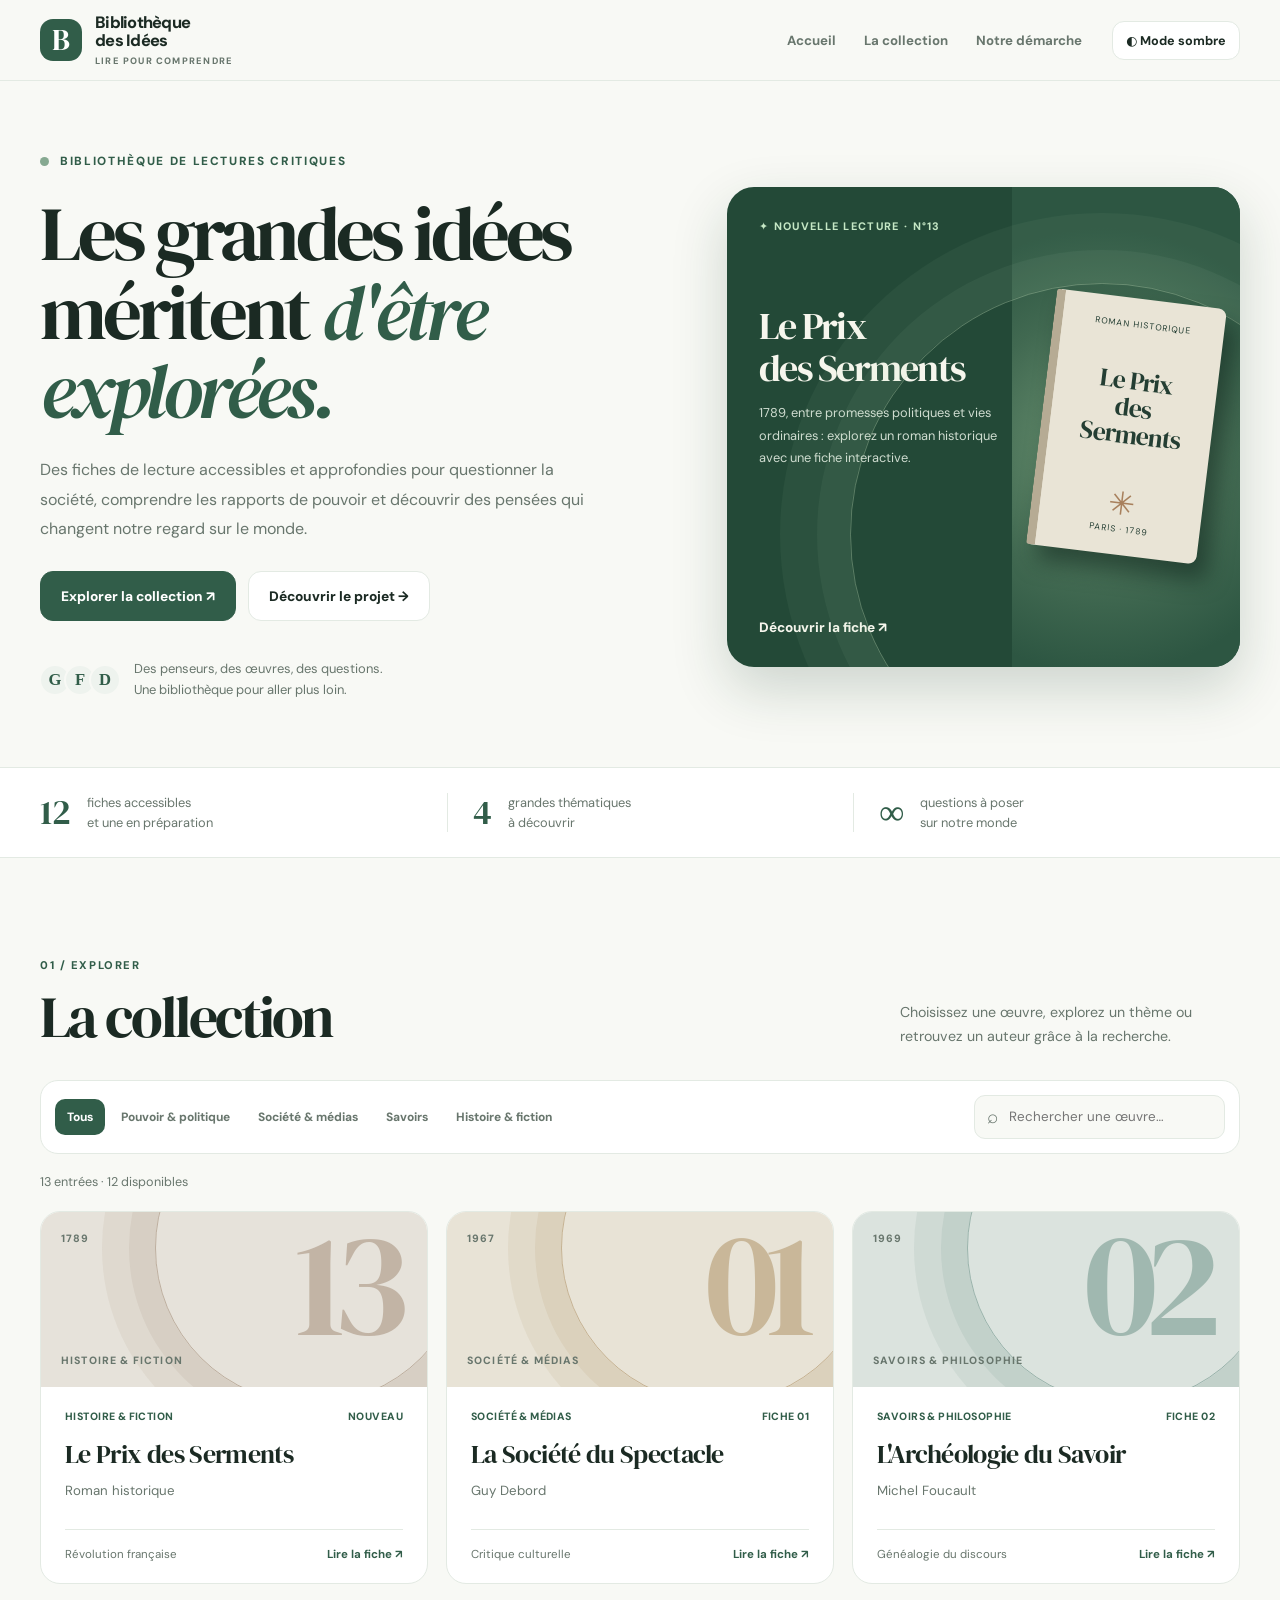
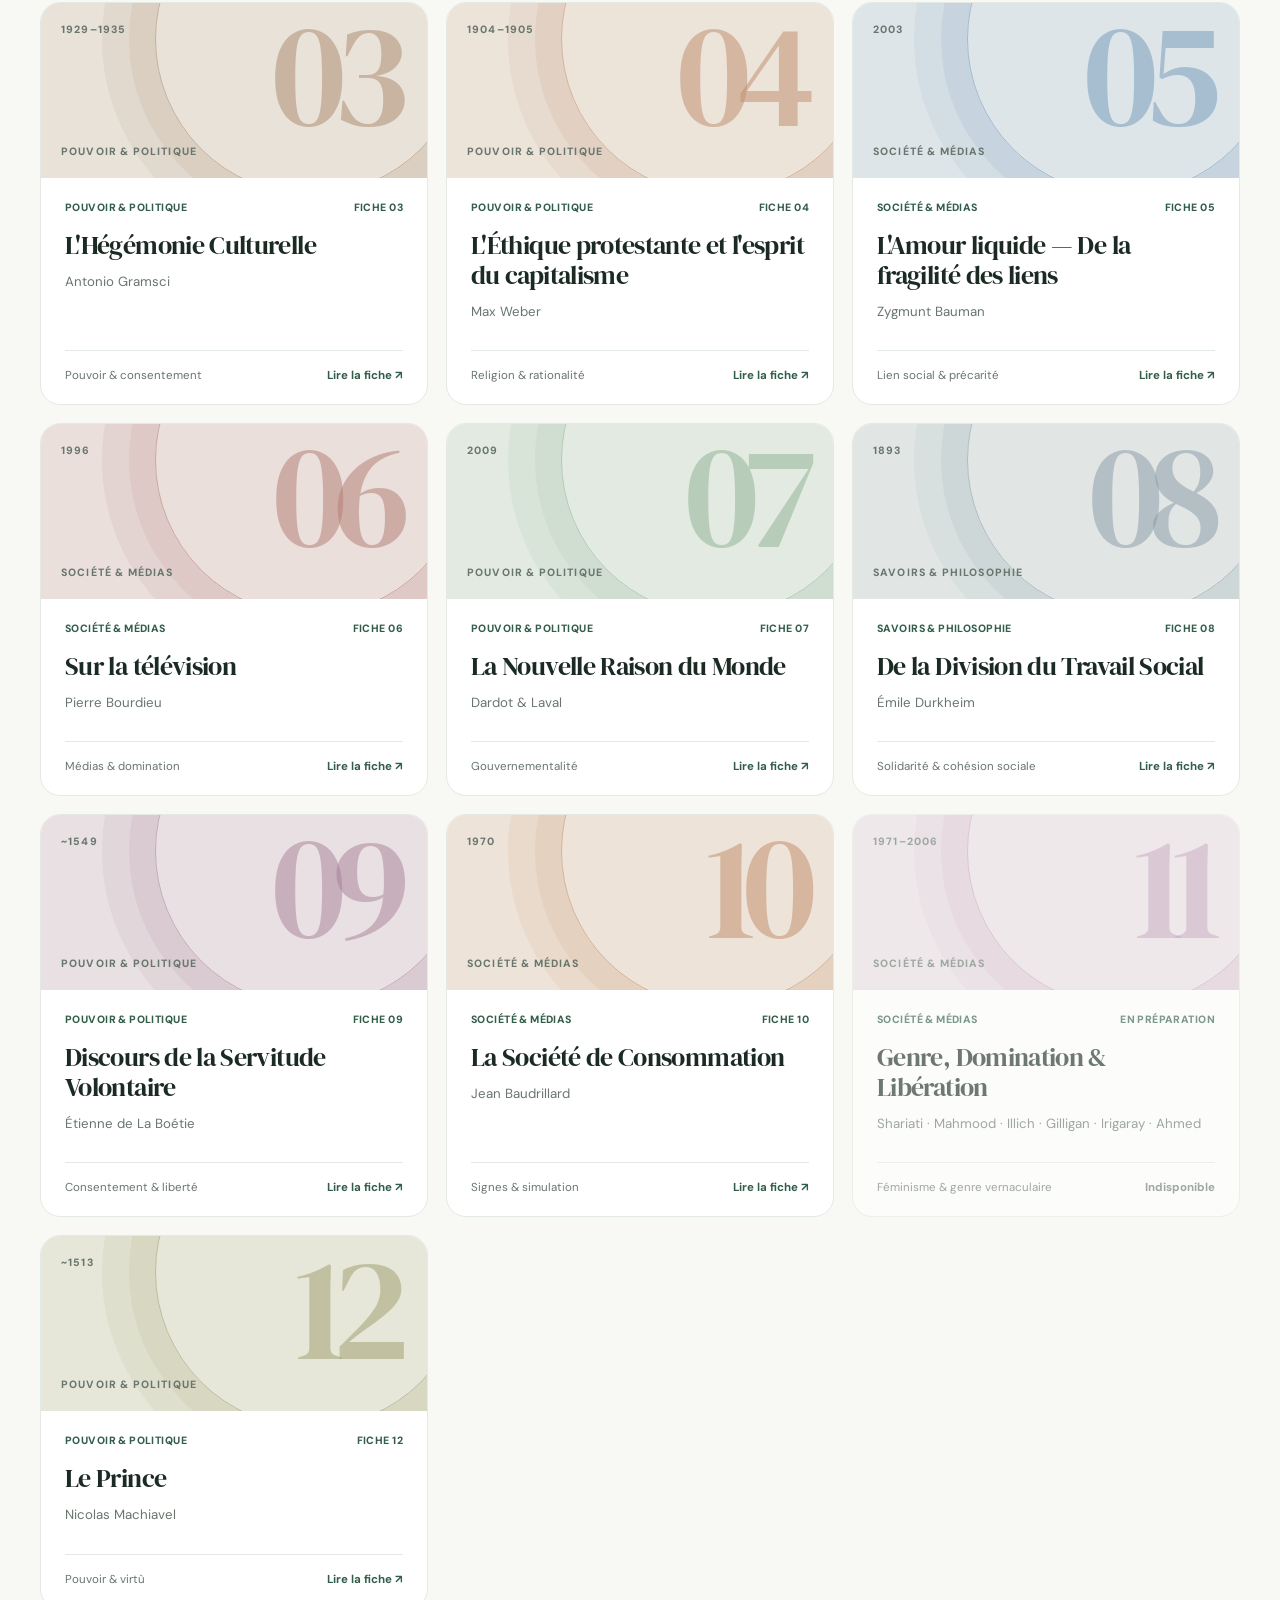
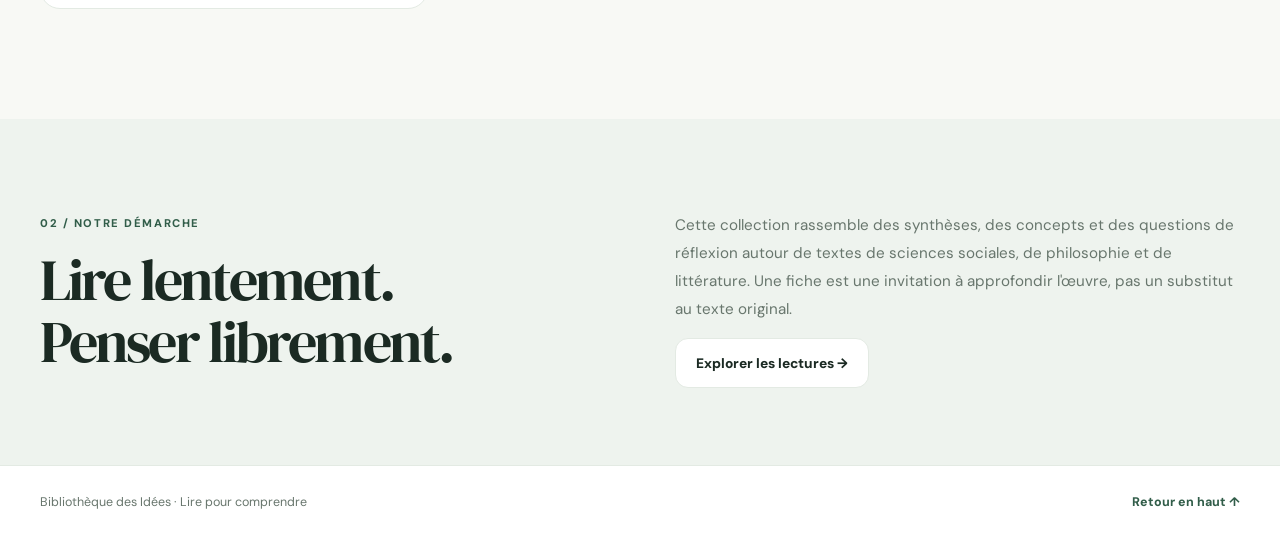
<file: index.html>
<!DOCTYPE html><html lang="fr"><head><meta charset="utf-8"><meta name="viewport" content="width=device-width,initial-scale=1"><meta name="description" content="Une collection de fiches de lecture pour explorer la philosophie, la sociologie, le pouvoir et l'histoire."><meta name="theme-color" content="#f8f9f5"><title>Bibliothèque des Idées — Lire pour comprendre</title><link rel="stylesheet" href="library.css"></head>
<body><header class="site-head"><div class="wrap head-inner"><a href="index.html" class="logo" aria-label="Bibliothèque des Idées, accueil"><span class="logo-icon" aria-hidden="true">B</span><span>Bibliothèque<br>des Idées<small>Lire pour comprendre</small></span></a><nav class="main-nav" id="main-nav" aria-label="Navigation principale"><a href="#accueil">Accueil</a><a href="#collection">La collection</a><a href="#apropos">Notre démarche</a></nav><div class="head-actions"><button class="head-button" type="button" id="theme-toggle" aria-pressed="false">◐ <span id="theme-label">Mode sombre</span></button><button class="head-button mobile-button" type="button" id="mobile-toggle" aria-controls="main-nav" aria-expanded="false">Menu ☰</button></div></div></header>
<main id="accueil"><section class="hero"><div class="wrap hero-grid"><div><span class="eyebrow">Bibliothèque de lectures critiques</span><h1 class="hero-title">Les grandes idées méritent <em>d'être explorées.</em></h1><p class="hero-desc">Des fiches de lecture accessibles et approfondies pour questionner la société, comprendre les rapports de pouvoir et découvrir des pensées qui changent notre regard sur le monde.</p><div class="hero-links"><a class="button button-primary" href="#collection">Explorer la collection ↗</a><a class="button button-secondary" href="#apropos">Découvrir le projet →</a></div><div class="hero-aside"><div class="hero-bubbles" aria-hidden="true"><b>G</b><b>F</b><b>D</b></div><span>Des penseurs, des œuvres, des questions.<br>Une bibliothèque pour aller plus loin.</span></div></div><a class="feature" href="le-prix-des-serments.html"><div class="feature-copy"><span class="feature-kicker">✦ Nouvelle lecture · N°13</span><h2>Le Prix<br>des Serments</h2><p>1789, entre promesses politiques et vies ordinaires : explorez un roman historique avec une fiche interactive.</p><span class="feature-arrow">Découvrir la fiche ↗</span></div><div class="feature-art" aria-hidden="true"><div class="mini-cover"><small>Roman historique</small><strong>Le Prix<br>des Serments</strong><i>✳</i><span>Paris · 1789</span></div></div></a></div></section>
<section class="numbers"><div class="wrap number-grid"><div class="number-item"><strong>12</strong><span>fiches accessibles<br>et une en préparation</span></div><div class="number-item"><strong>4</strong><span>grandes thématiques<br>à découvrir</span></div><div class="number-item"><strong>∞</strong><span>questions à poser<br>sur notre monde</span></div></div></section>
<section class="collection" id="collection"><div class="wrap"><span class="sub">01 / Explorer</span><div class="collection-heading"><h2>La collection</h2><p>Choisissez une œuvre, explorez un thème ou retrouvez un auteur grâce à la recherche.</p></div><div class="toolbar"><div class="filters" role="group" aria-label="Filtrer les œuvres"><button class="filter" data-filter="tous" aria-pressed="true" type="button">Tous</button><button class="filter" data-filter="politique" aria-pressed="false" type="button">Pouvoir & politique</button><button class="filter" data-filter="societe" aria-pressed="false" type="button">Société & médias</button><button class="filter" data-filter="savoirs" aria-pressed="false" type="button">Savoirs</button><button class="filter" data-filter="histoire" aria-pressed="false" type="button">Histoire & fiction</button></div><label class="search-label"><span aria-hidden="true">⌕</span><input type="search" id="search" aria-label="Rechercher une œuvre ou un auteur" placeholder="Rechercher une œuvre…"></label></div><p id="count" class="count" role="status" aria-live="polite">13 entrées · 12 disponibles</p><div class="cards" id="cards"><a href="le-prix-des-serments.html" class="card" data-category="histoire" data-ready="1"><div class="card-art" style="--tone:#9d8570"><span>1789</span><b aria-hidden="true" class="card-num">13</b><span>Histoire & fiction</span></div><div class="card-content"><div class="card-eyebrow"><span>Histoire & fiction</span><span>Nouveau</span></div><h3>Le Prix des Serments</h3><p class="card-author">Roman historique</p><div class="card-foot"><span>Révolution française</span><b>Lire la fiche ↗</b></div></div></a>
<a href="debord-societe-du-spectacle.html" class="card" data-category="societe" data-ready="1"><div class="card-art" style="--tone:#aa8b5b"><span>1967</span><b aria-hidden="true" class="card-num">01</b><span>Société & médias</span></div><div class="card-content"><div class="card-eyebrow"><span>Société & médias</span><span>Fiche 01</span></div><h3>La Société du Spectacle</h3><p class="card-author">Guy Debord</p><div class="card-foot"><span>Critique culturelle</span><b>Lire la fiche ↗</b></div></div></a>
<a href="foucault-archeologie-du-savoir.html" class="card" data-category="savoirs" data-ready="1"><div class="card-art" style="--tone:#658d81"><span>1969</span><b aria-hidden="true" class="card-num">02</b><span>Savoirs & philosophie</span></div><div class="card-content"><div class="card-eyebrow"><span>Savoirs & philosophie</span><span>Fiche 02</span></div><h3>L'Archéologie du Savoir</h3><p class="card-author">Michel Foucault</p><div class="card-foot"><span>Généalogie du discours</span><b>Lire la fiche ↗</b></div></div></a>
<a href="gramsci-hegemonie.html" class="card" data-category="politique" data-ready="1"><div class="card-art" style="--tone:#a88669"><span>1929–1935</span><b aria-hidden="true" class="card-num">03</b><span>Pouvoir & politique</span></div><div class="card-content"><div class="card-eyebrow"><span>Pouvoir & politique</span><span>Fiche 03</span></div><h3>L'Hégémonie Culturelle</h3><p class="card-author">Antonio Gramsci</p><div class="card-foot"><span>Pouvoir & consentement</span><b>Lire la fiche ↗</b></div></div></a>
<a href="weber-ethique-protestante.html" class="card" data-category="politique" data-ready="1"><div class="card-art" style="--tone:#bd8b6a"><span>1904–1905</span><b aria-hidden="true" class="card-num">04</b><span>Pouvoir & politique</span></div><div class="card-content"><div class="card-eyebrow"><span>Pouvoir & politique</span><span>Fiche 04</span></div><h3>L'Éthique protestante et l'esprit du capitalisme</h3><p class="card-author">Max Weber</p><div class="card-foot"><span>Religion & rationalité</span><b>Lire la fiche ↗</b></div></div></a>
<a href="bauman-amour-liquide.html" class="card" data-category="societe" data-ready="1"><div class="card-art" style="--tone:#7297b8"><span>2003</span><b aria-hidden="true" class="card-num">05</b><span>Société & médias</span></div><div class="card-content"><div class="card-eyebrow"><span>Société & médias</span><span>Fiche 05</span></div><h3>L'Amour liquide — De la fragilité des liens</h3><p class="card-author">Zygmunt Bauman</p><div class="card-foot"><span>Lien social & précarité</span><b>Lire la fiche ↗</b></div></div></a>
<a href="bourdieu-television.html" class="card" data-category="societe" data-ready="1"><div class="card-art" style="--tone:#b17972"><span>1996</span><b aria-hidden="true" class="card-num">06</b><span>Société & médias</span></div><div class="card-content"><div class="card-eyebrow"><span>Société & médias</span><span>Fiche 06</span></div><h3>Sur la télévision</h3><p class="card-author">Pierre Bourdieu</p><div class="card-foot"><span>Médias & domination</span><b>Lire la fiche ↗</b></div></div></a>
<a href="dardot-laval-nouvelle-raison.html" class="card" data-category="politique" data-ready="1"><div class="card-art" style="--tone:#8caf91"><span>2009</span><b aria-hidden="true" class="card-num">07</b><span>Pouvoir & politique</span></div><div class="card-content"><div class="card-eyebrow"><span>Pouvoir & politique</span><span>Fiche 07</span></div><h3>La Nouvelle Raison du Monde</h3><p class="card-author">Dardot &amp; Laval</p><div class="card-foot"><span>Gouvernementalité</span><b>Lire la fiche ↗</b></div></div></a>
<a href="durkheim-division-travail-social.html" class="card" data-category="savoirs" data-ready="1"><div class="card-art" style="--tone:#8798a6"><span>1893</span><b aria-hidden="true" class="card-num">08</b><span>Savoirs & philosophie</span></div><div class="card-content"><div class="card-eyebrow"><span>Savoirs & philosophie</span><span>Fiche 08</span></div><h3>De la Division du Travail Social</h3><p class="card-author">Émile Durkheim</p><div class="card-foot"><span>Solidarité & cohésion sociale</span><b>Lire la fiche ↗</b></div></div></a>
<a href="laboetie-servitude-volontaire.html" class="card" data-category="politique" data-ready="1"><div class="card-art" style="--tone:#a67e96"><span>~1549</span><b aria-hidden="true" class="card-num">09</b><span>Pouvoir & politique</span></div><div class="card-content"><div class="card-eyebrow"><span>Pouvoir & politique</span><span>Fiche 09</span></div><h3>Discours de la Servitude Volontaire</h3><p class="card-author">Étienne de La Boétie</p><div class="card-foot"><span>Consentement & liberté</span><b>Lire la fiche ↗</b></div></div></a>
<a href="baudrillard-societe-consommation.html" class="card" data-category="societe" data-ready="1"><div class="card-art" style="--tone:#c08a65"><span>1970</span><b aria-hidden="true" class="card-num">10</b><span>Société & médias</span></div><div class="card-content"><div class="card-eyebrow"><span>Société & médias</span><span>Fiche 10</span></div><h3>La Société de Consommation</h3><p class="card-author">Jean Baudrillard</p><div class="card-foot"><span>Signes & simulation</span><b>Lire la fiche ↗</b></div></div></a>
<article class="card pending" data-category="societe" data-ready="0"><div class="card-art" style="--tone:#ab77a0"><span>1971–2006</span><b aria-hidden="true" class="card-num">11</b><span>Société & médias</span></div><div class="card-content"><div class="card-eyebrow"><span>Société & médias</span><span>En préparation</span></div><h3>Genre, Domination &amp; Libération</h3><p class="card-author">Shariati · Mahmood · Illich · Gilligan · Irigaray · Ahmed</p><div class="card-foot"><span>Féminisme & genre vernaculaire</span><b>Indisponible</b></div></div></article>
<a href="machiavel-le-prince.html" class="card" data-category="politique" data-ready="1"><div class="card-art" style="--tone:#9c9b6b"><span>~1513</span><b aria-hidden="true" class="card-num">12</b><span>Pouvoir & politique</span></div><div class="card-content"><div class="card-eyebrow"><span>Pouvoir & politique</span><span>Fiche 12</span></div><h3>Le Prince</h3><p class="card-author">Nicolas Machiavel</p><div class="card-foot"><span>Pouvoir & virtù</span><b>Lire la fiche ↗</b></div></div></a></div><div class="empty" id="empty" hidden>Aucune œuvre trouvée. Essayez une autre recherche ou sélectionnez « Tous ».</div></div></section>
<section class="about" id="apropos"><div class="wrap about-grid"><div><span class="sub">02 / Notre démarche</span><h2>Lire lentement.<br>Penser librement.</h2></div><div><p>Cette collection rassemble des synthèses, des concepts et des questions de réflexion autour de textes de sciences sociales, de philosophie et de littérature. Une fiche est une invitation à approfondir l'œuvre, pas un substitut au texte original.</p><a href="#collection" class="button button-secondary">Explorer les lectures →</a></div></div></section>
</main><footer class="foot"><div class="wrap foot-grid"><span>Bibliothèque des Idées · Lire pour comprendre</span><a href="#accueil">Retour en haut ↑</a></div></footer><script src="library.js" defer></script></body></html>
</file>
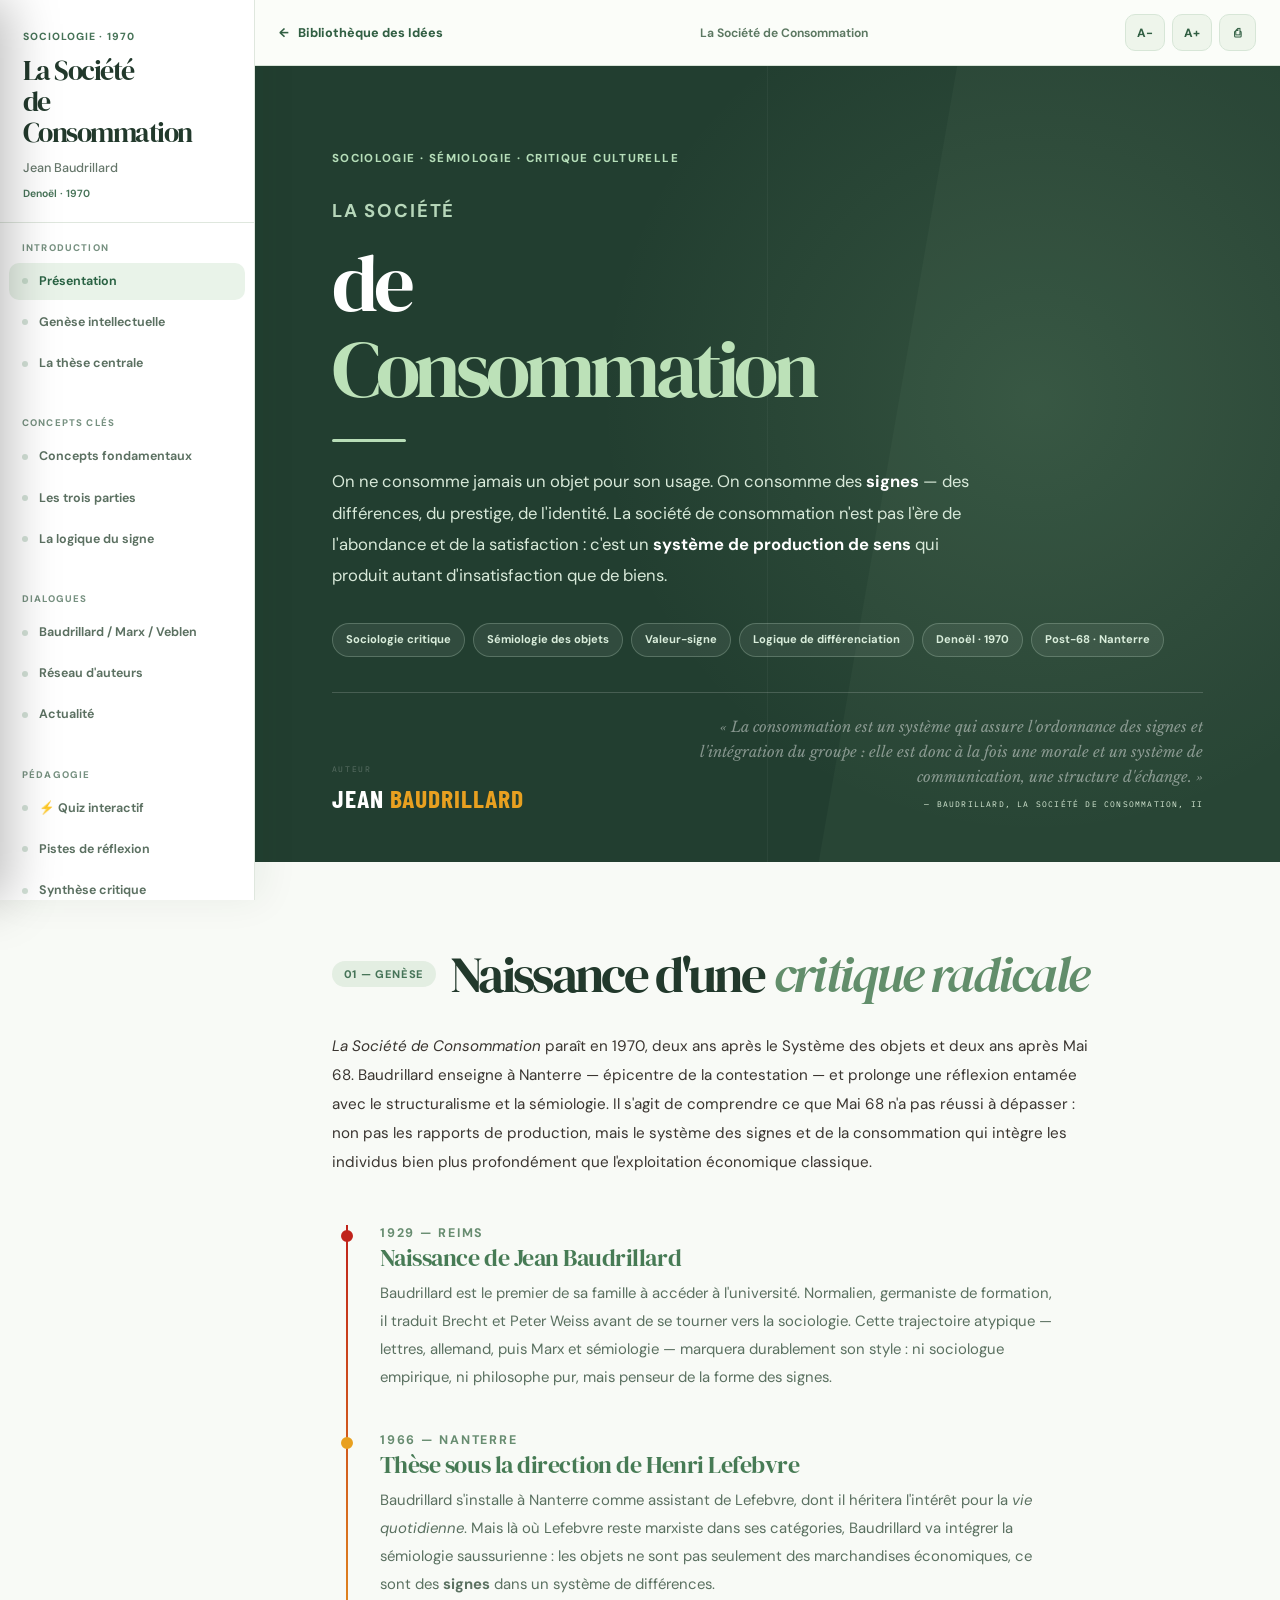
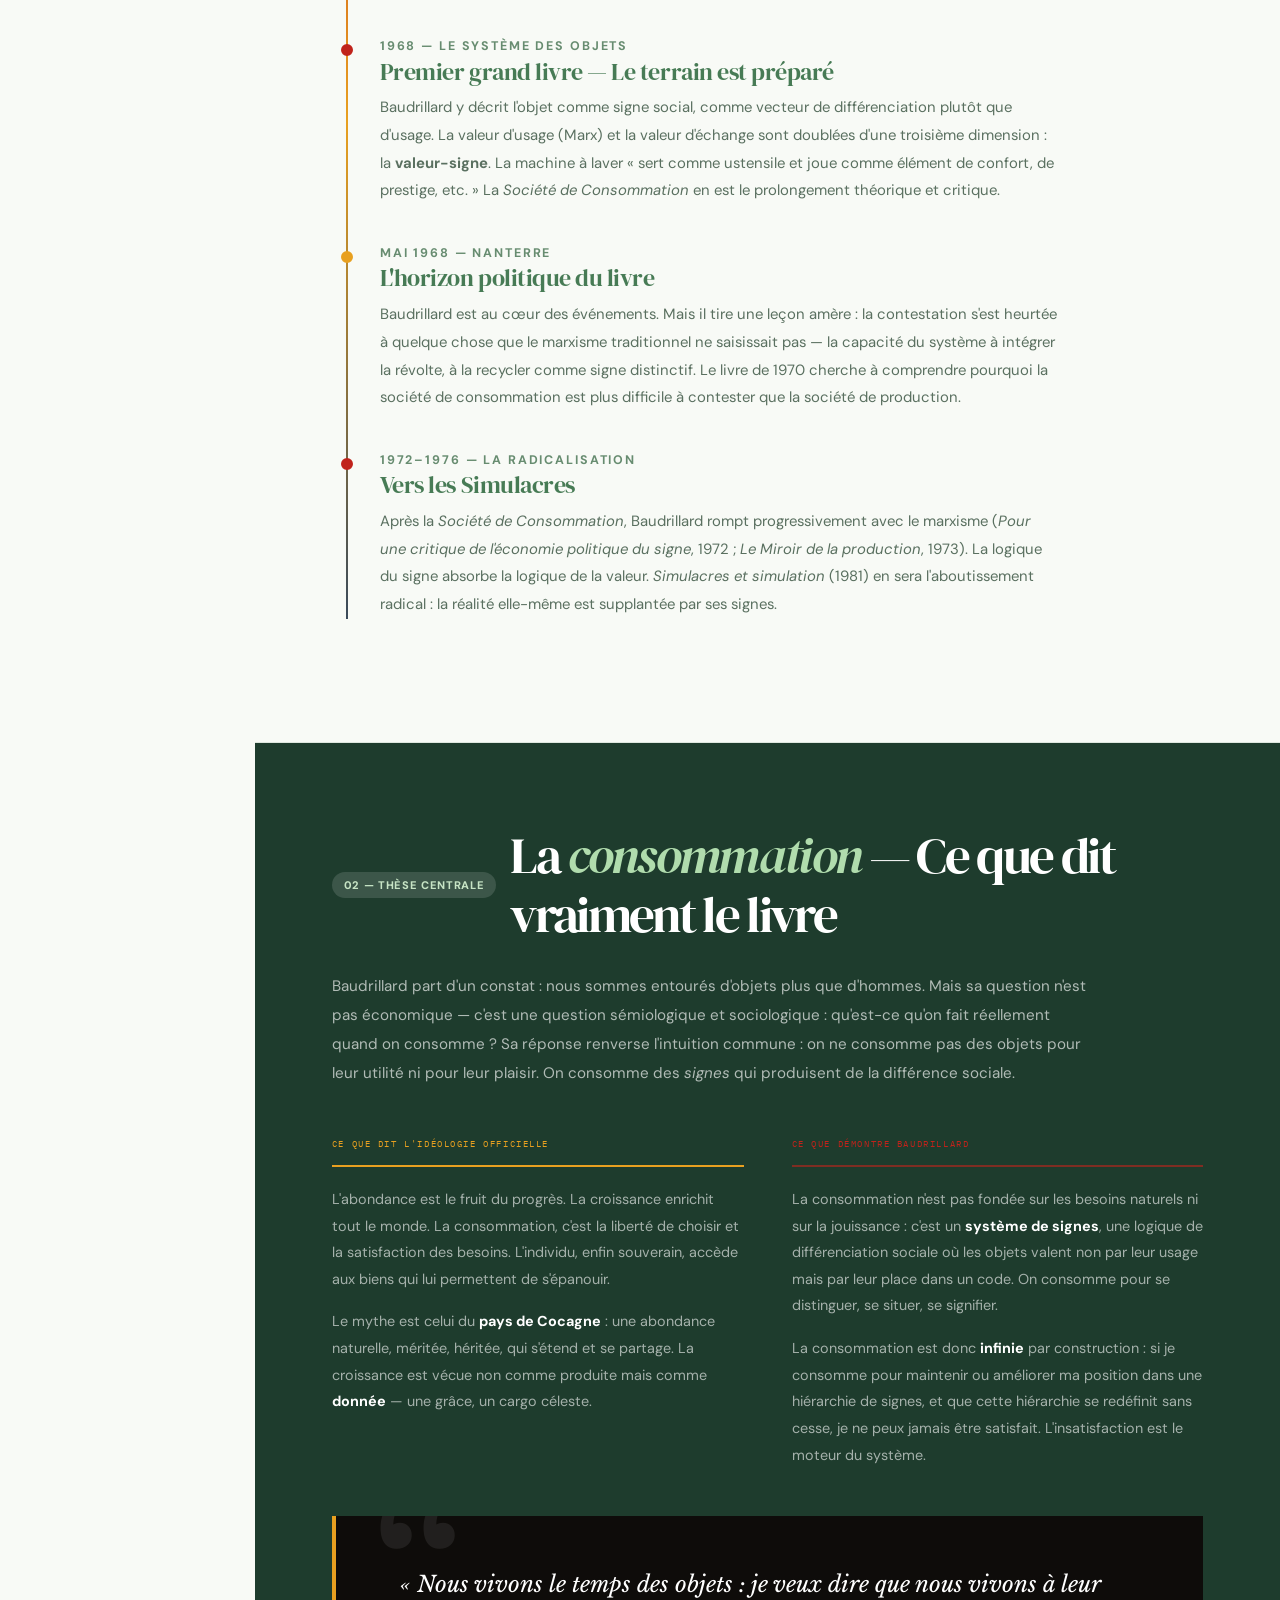
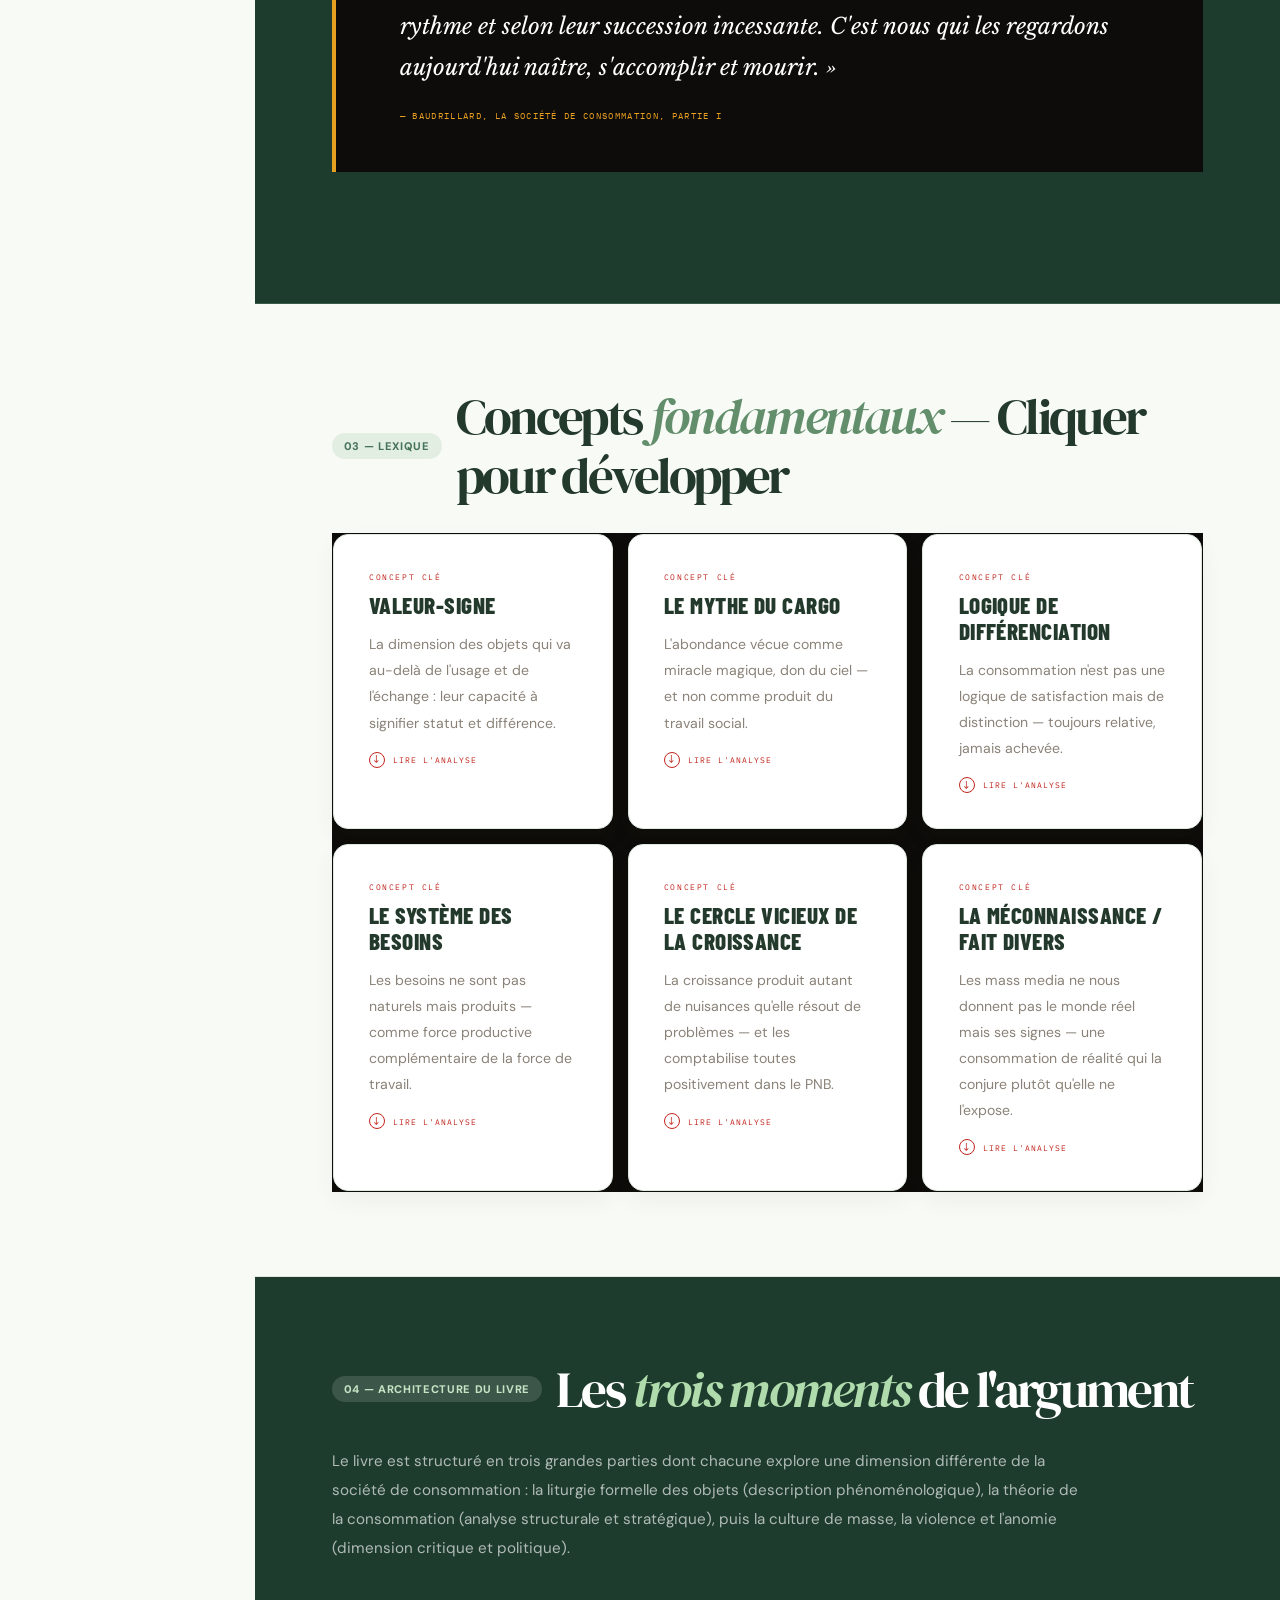
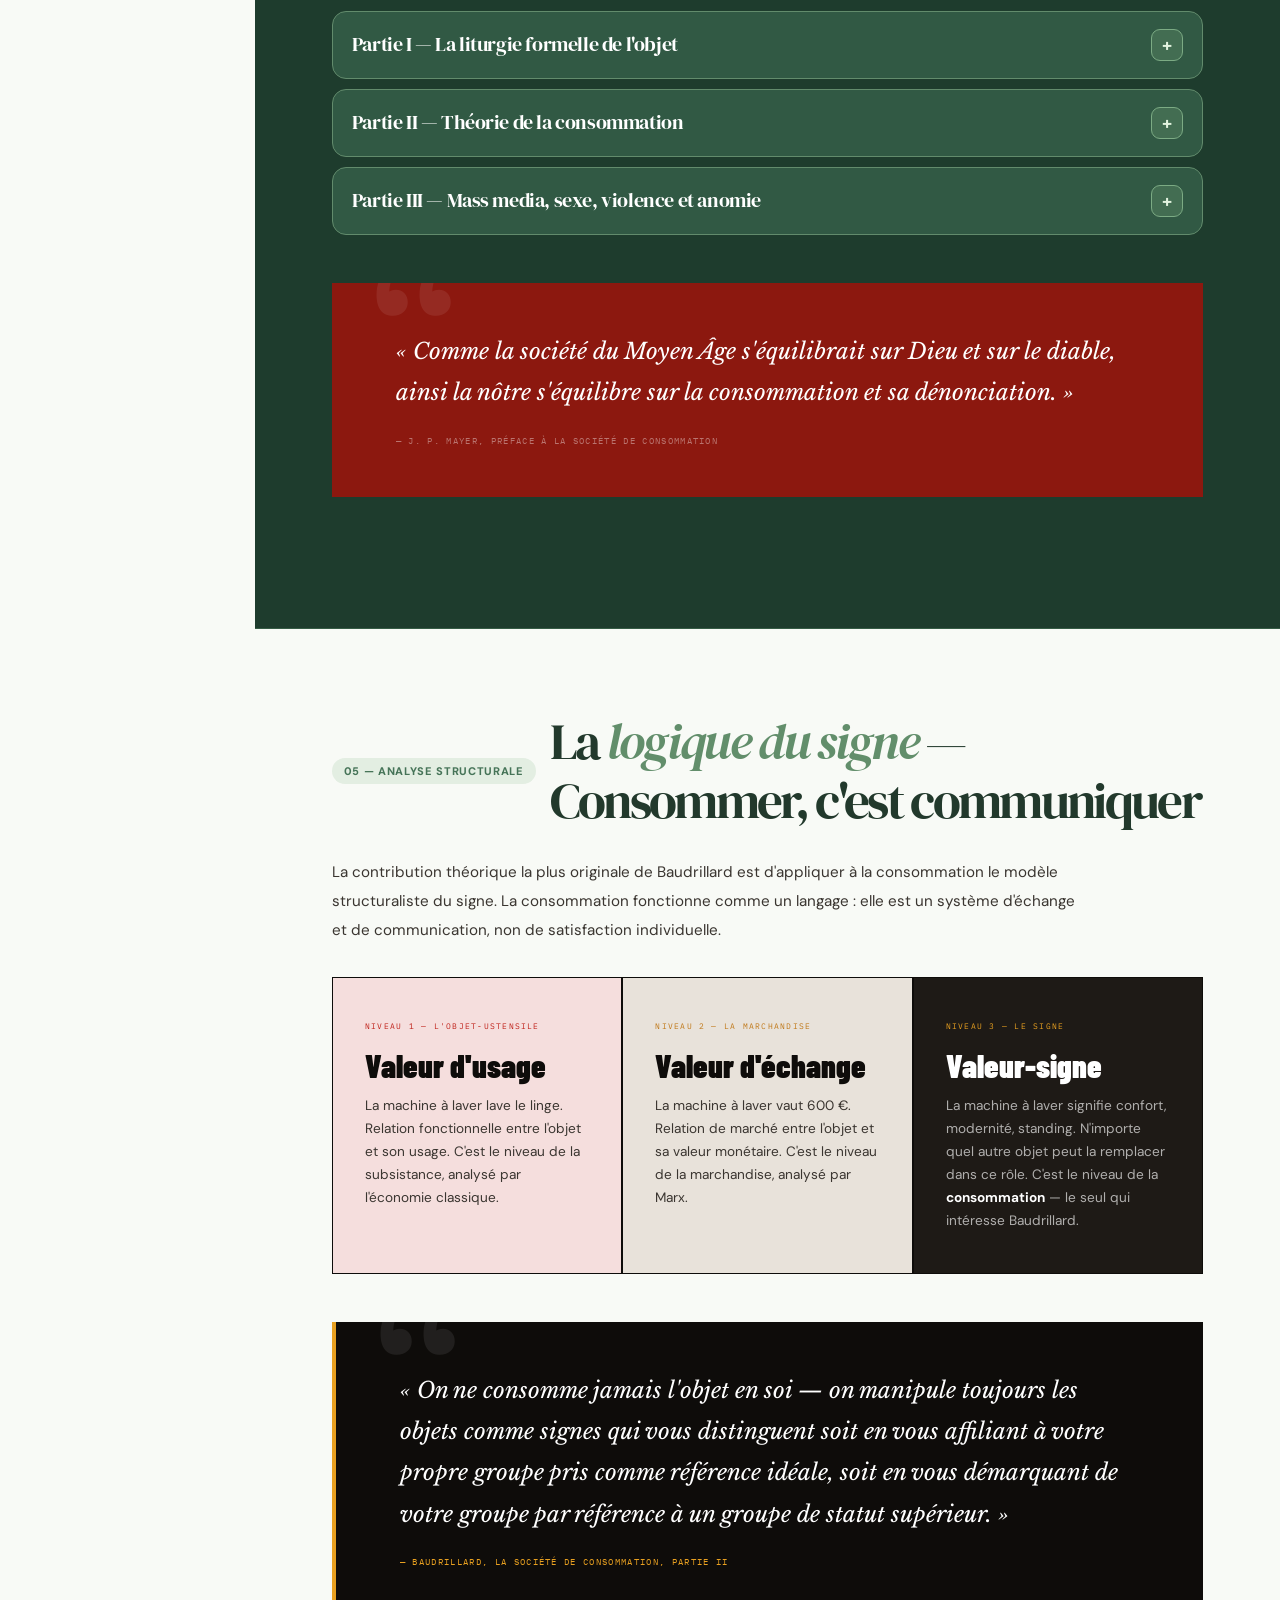
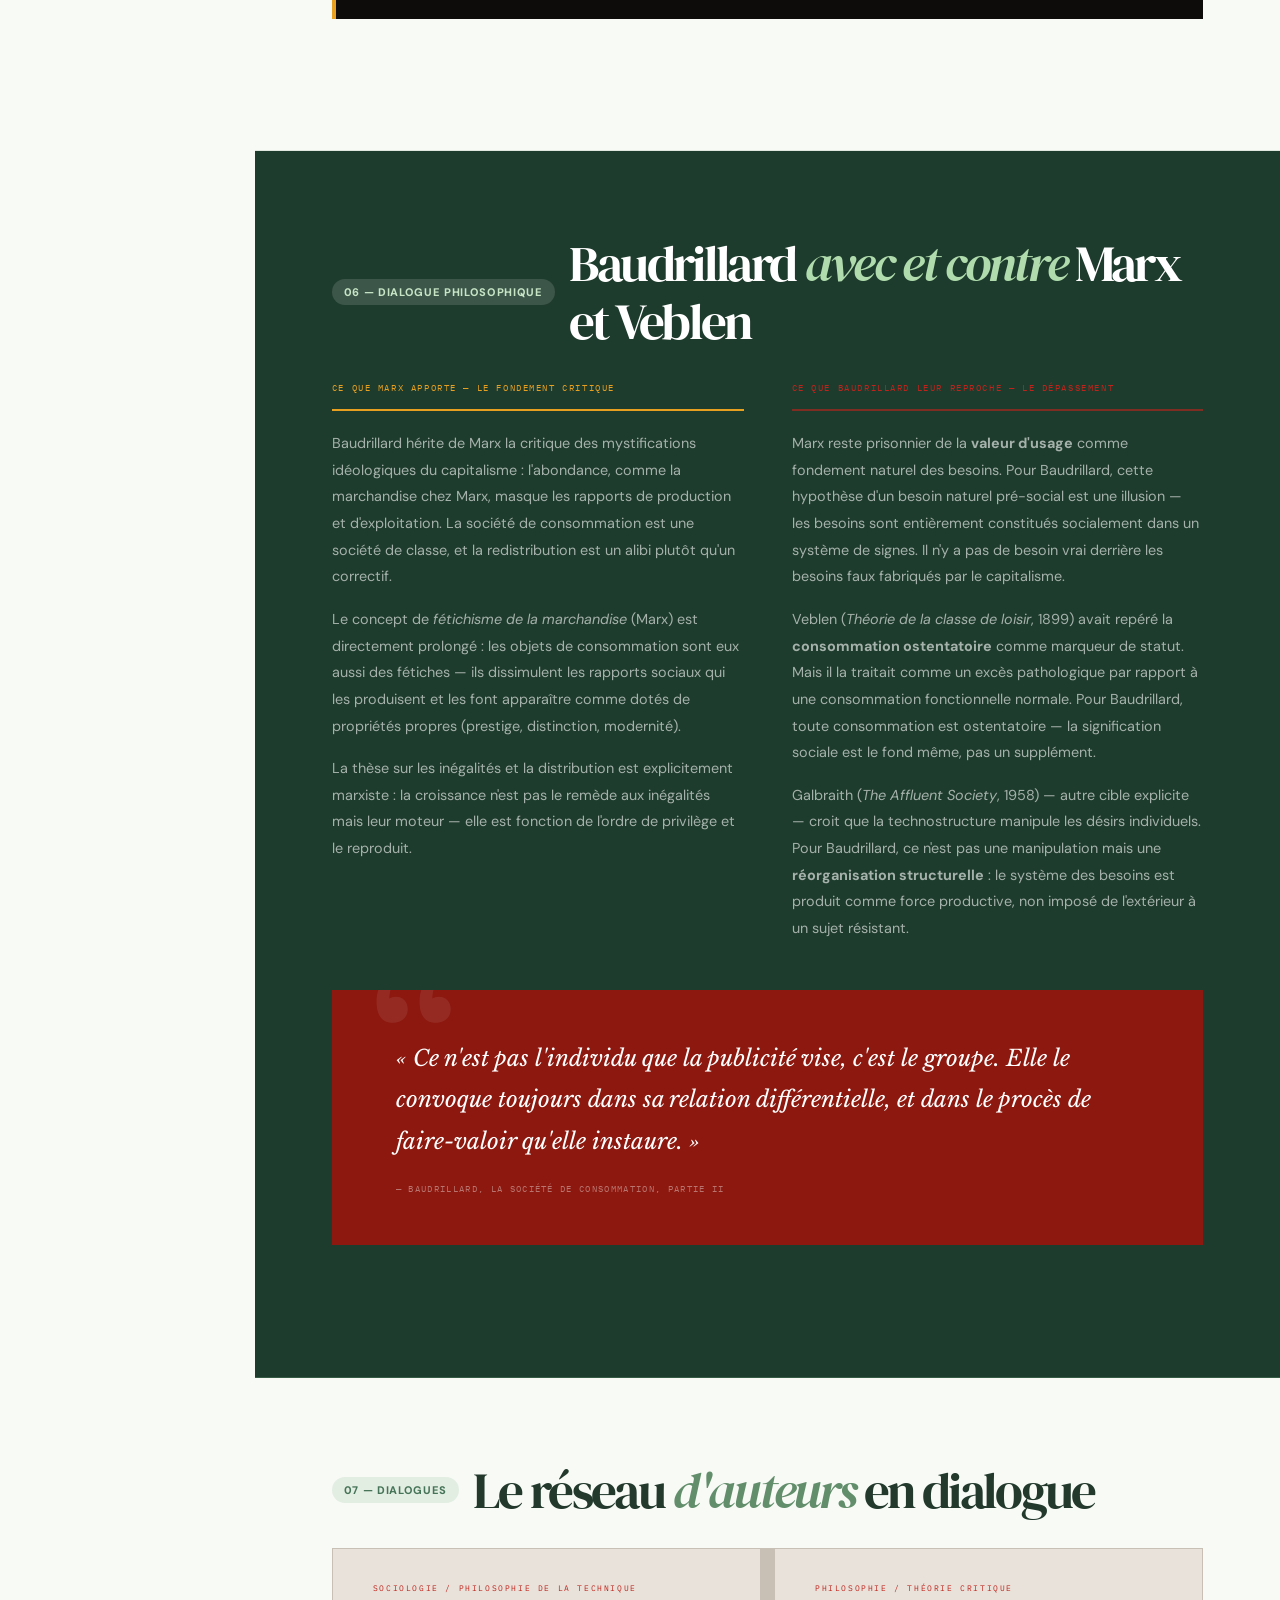
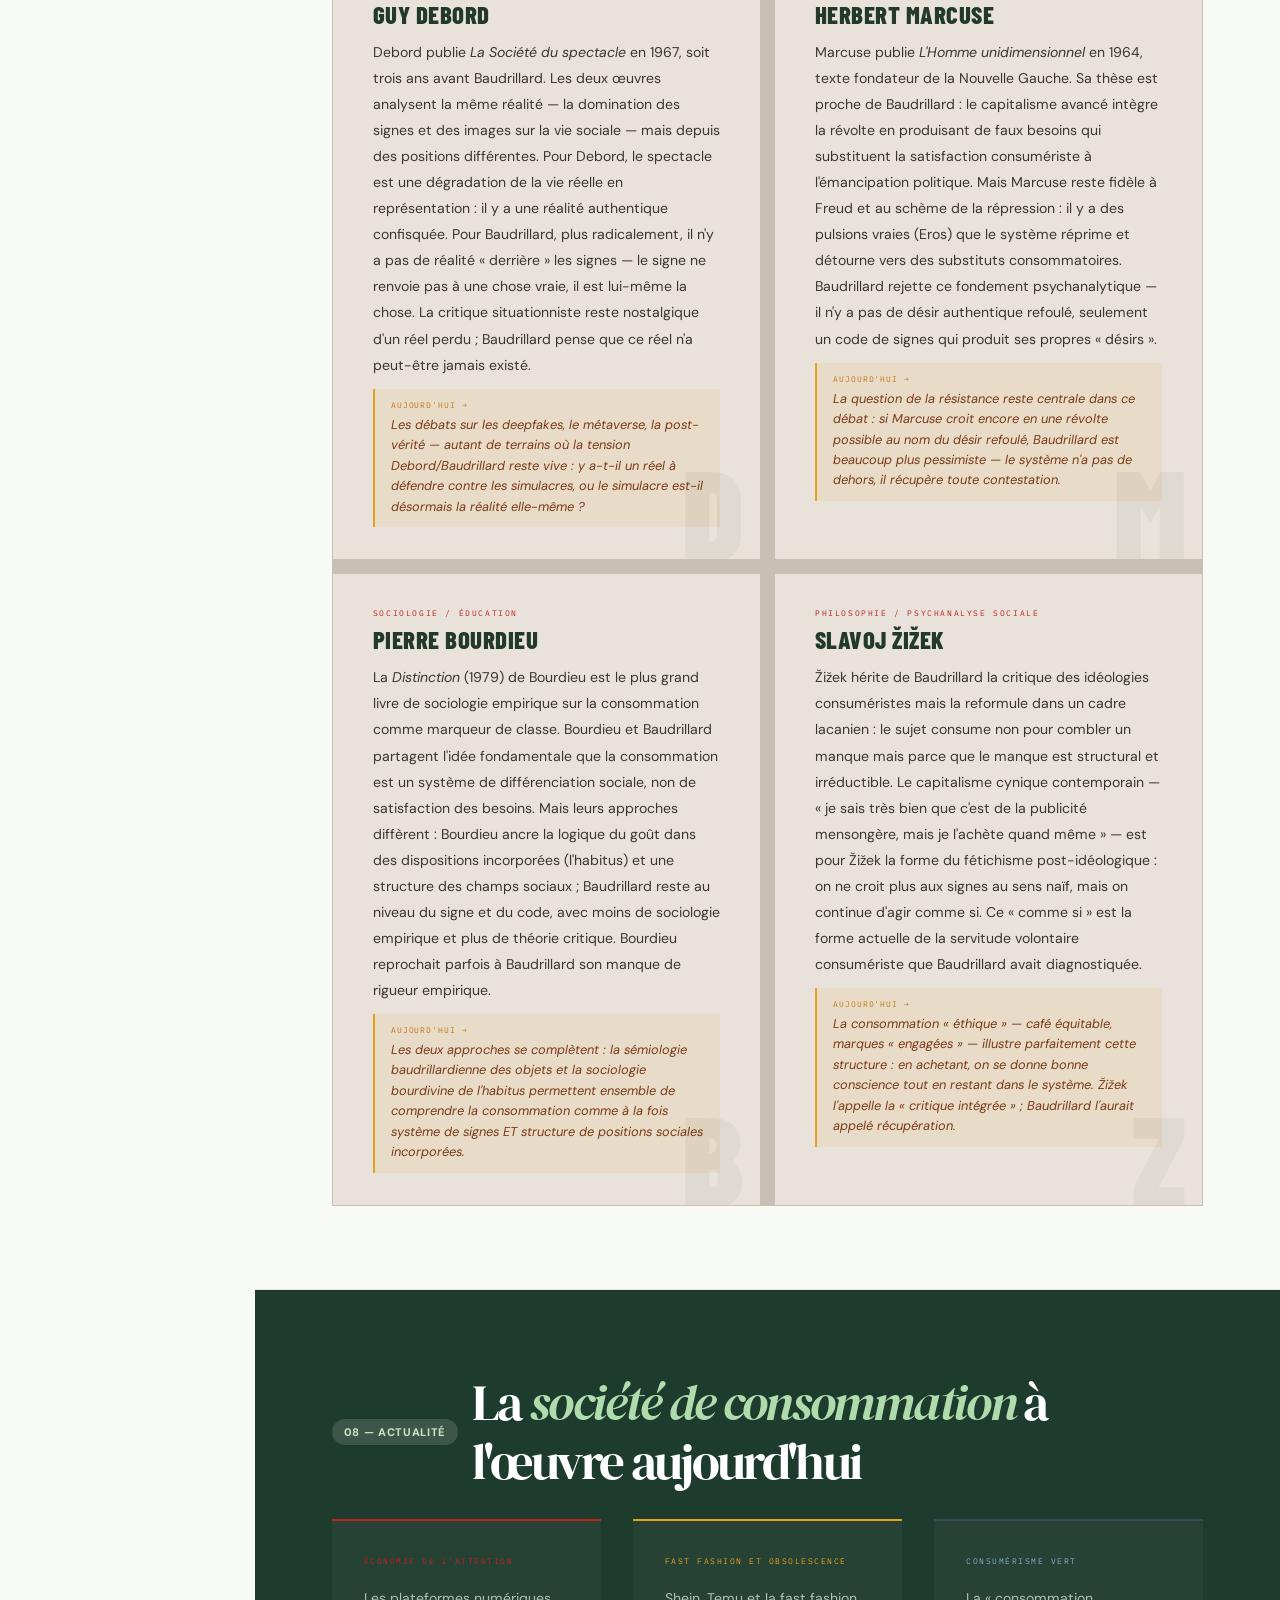
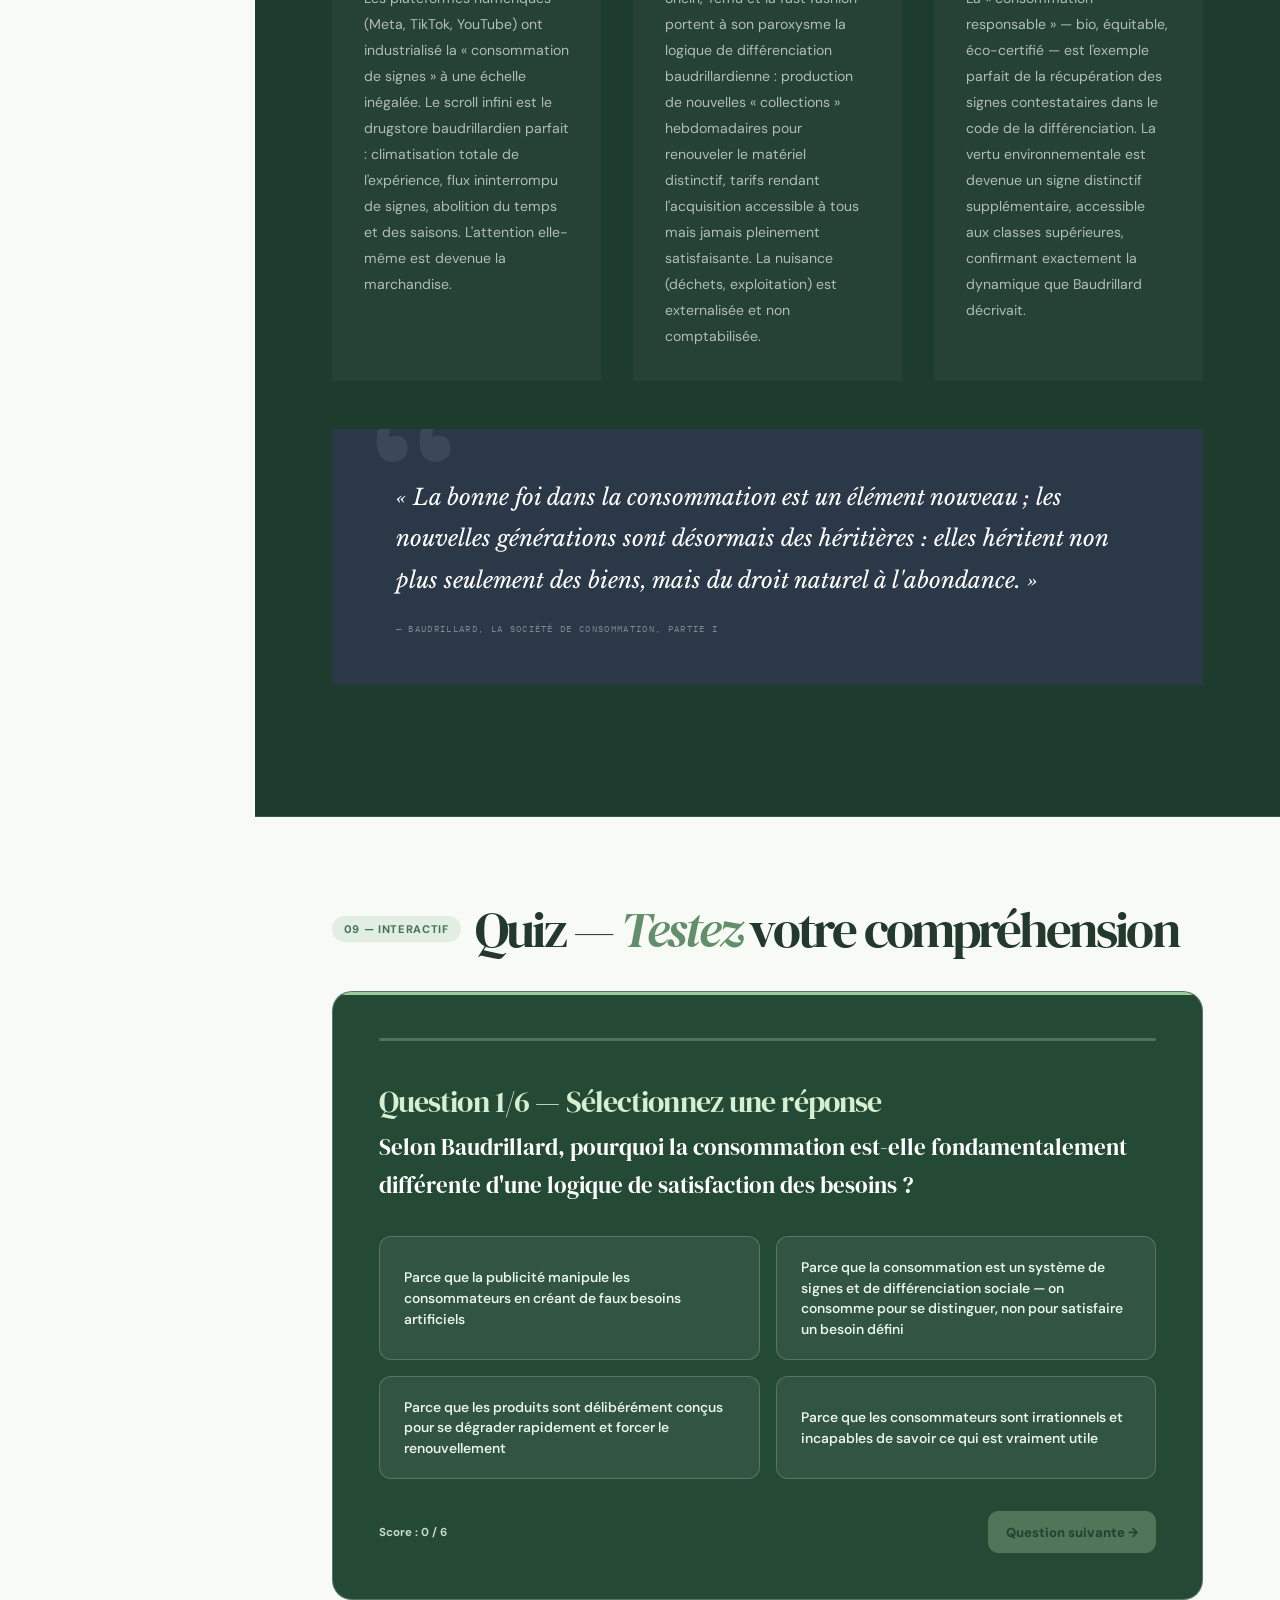
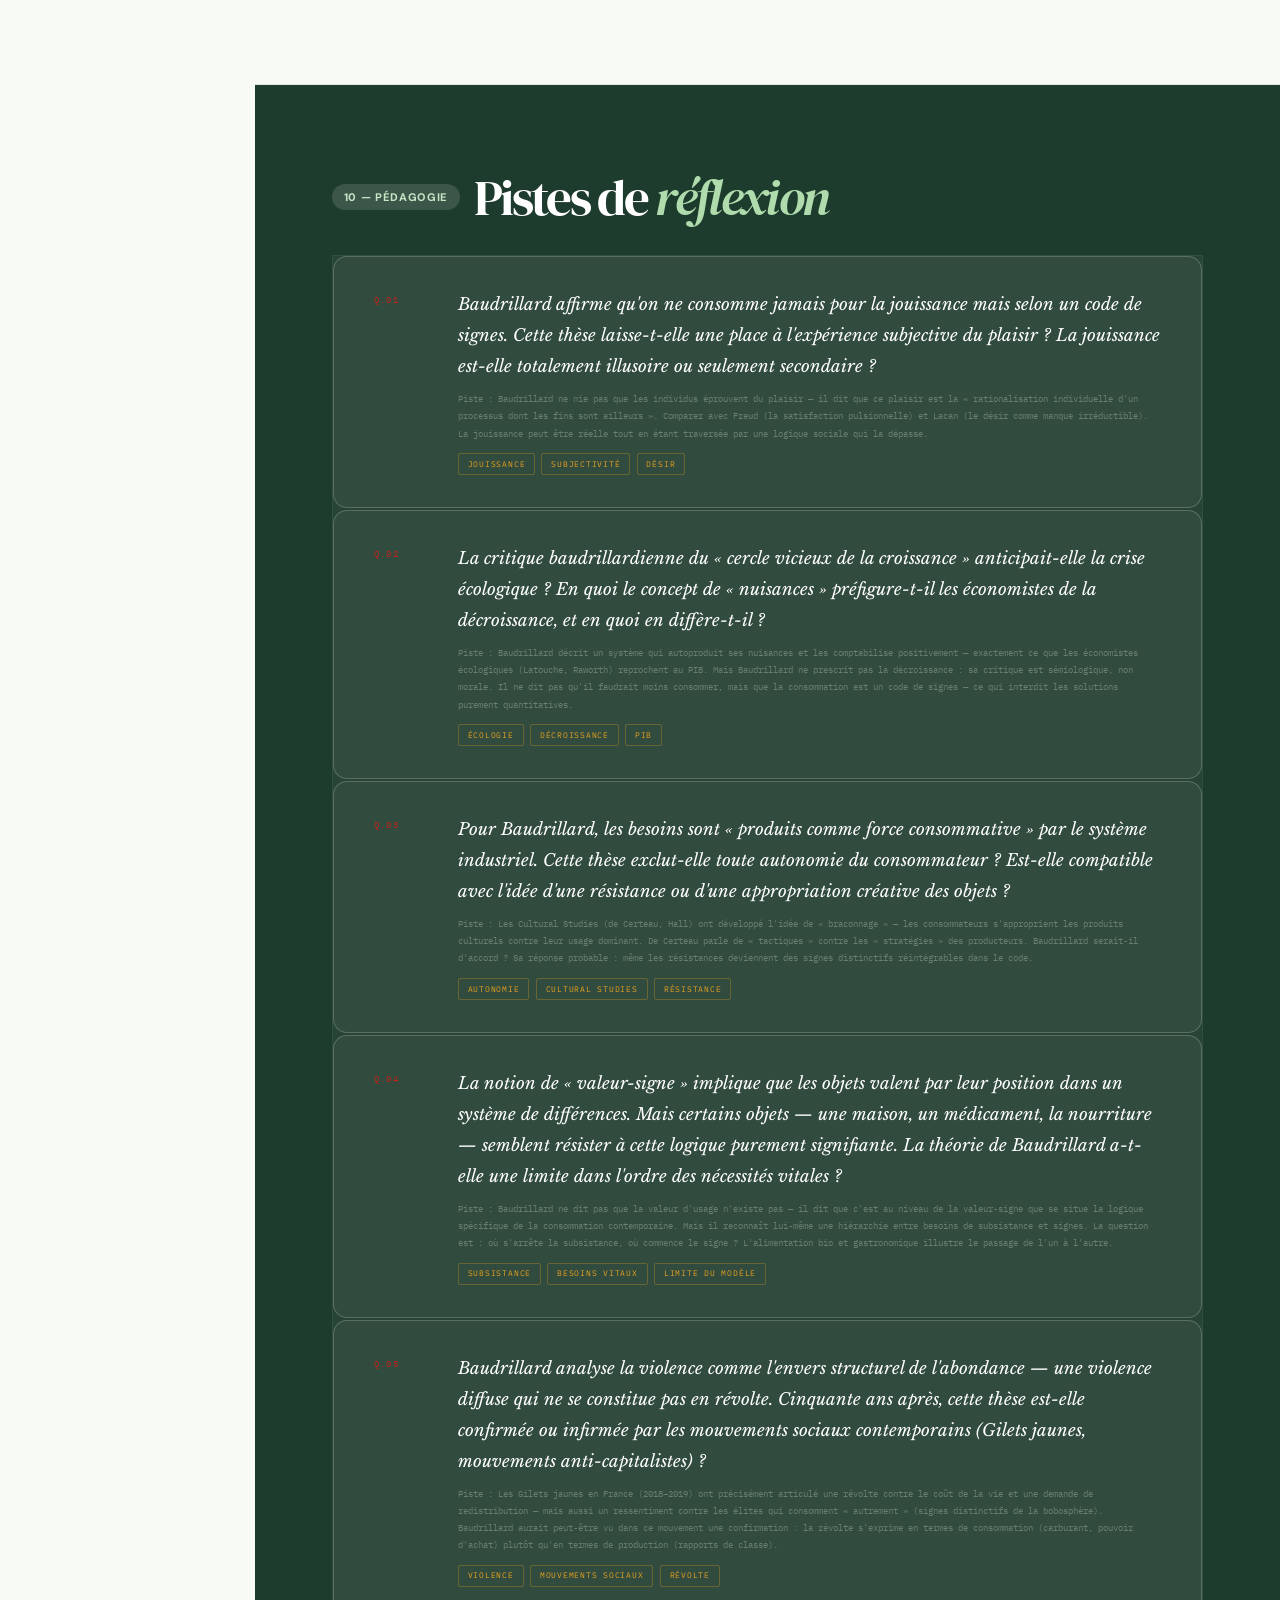
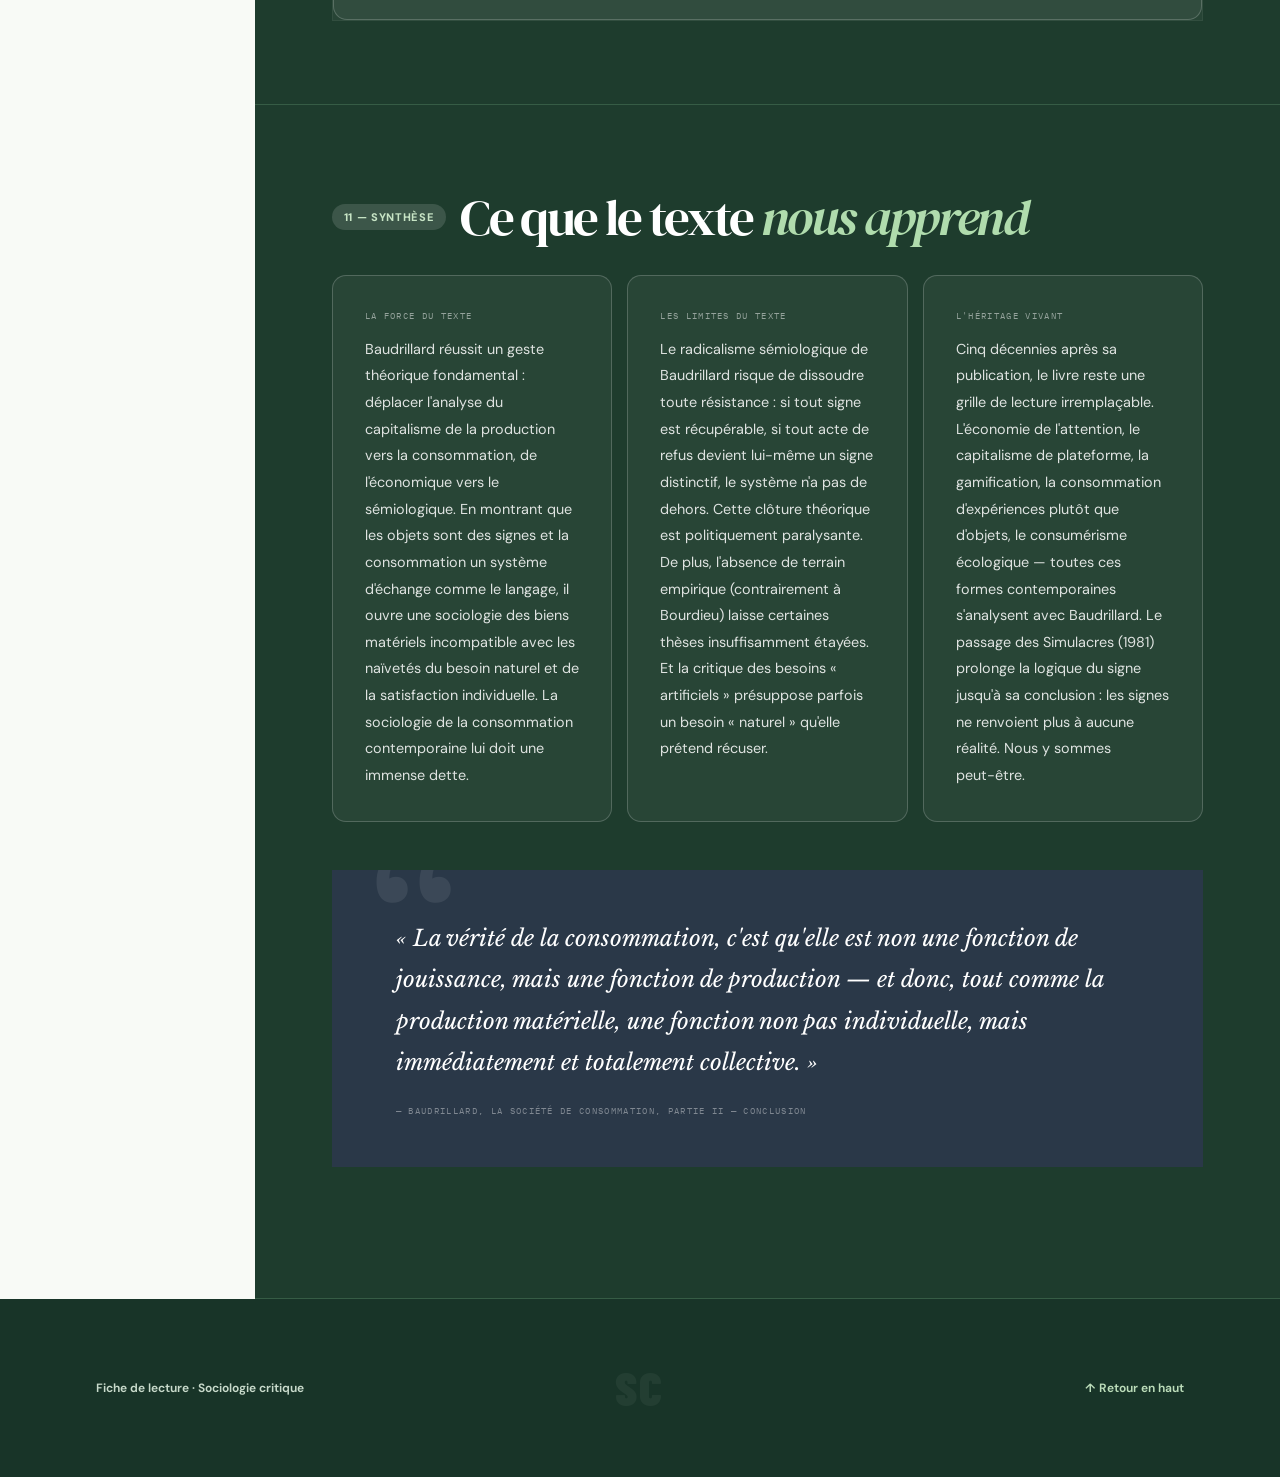
<file: baudrillard-societe-consommation.html>
<!DOCTYPE html>
<html lang="fr">
<head>
<meta charset="UTF-8">
<meta name="viewport" content="width=device-width, initial-scale=1.0">
<title>La Société de Consommation — Jean Baudrillard</title>
<link href="https://fonts.googleapis.com/css2?family=Libre+Baskerville:ital,wght@0,400;0,700;1,400&family=Barlow+Condensed:wght@300;400;500;600;700;800;900&family=IBM+Plex+Mono:ital,wght@0,300;0,400;0,500;1,300&display=swap" rel="stylesheet">
<style>
:root {
  --concrete: #f2ede6;
  --concrete2: #e8e2da;
  --concrete3: #d8d0c6;
  --ink: #0e0c0a;
  --ink2: #1e1a16;
  --blood: #c0231b;
  --blood2: #8c180f;
  --blood-pale: #f5dedd;
  --neon: #e8a020;
  --neon2: #c07818;
  --neon-pale: #faf0d8;
  --steel: #3a4a5a;
  --steel2: #2a3848;
  --steel-pale: #d8e0ea;
  --rust: #7a3a18;
  --dust: #8a8278;
  --rule: #c8c0b4;
  --sidebar: 270px;
}
*,*::before,*::after{box-sizing:border-box;margin:0;padding:0}
html{scroll-behavior:smooth}
body{background:var(--concrete);color:var(--ink);font-family:'Libre Baskerville',serif;font-size:17px;line-height:1.75;overflow-x:hidden;cursor:none;}
#dot{width:8px;height:8px;border-radius:50%;background:#c0231b;position:fixed;top:0;left:0;pointer-events:none;z-index:9999;transform:translate(-50%,-50%);transition:background .15s,width .15s,height .15s;}
#ring{position:fixed;top:0;left:0;pointer-events:none;z-index:9998;transform:translate(-50%,-50%);border-radius:50%;}
#trail{position:fixed;inset:0;pointer-events:none;z-index:9997;}
#prog{position:fixed;top:0;left:0;height:3px;background:var(--blood);transform-origin:left;transform:scaleX(0);z-index:1002;transition:transform .08s linear;}
.snav{position:fixed;left:0;top:0;bottom:0;width:var(--sidebar);background:var(--ink2);z-index:100;display:flex;flex-direction:column;overflow-y:auto;scrollbar-width:thin;scrollbar-color:var(--blood) transparent;}
.snav-brand{padding:2rem 1.8rem 1.8rem;border-bottom:1px solid rgba(255,255,255,.05);}
.snav-kicker{font-family:'IBM Plex Mono',monospace;font-size:.55rem;letter-spacing:.22em;text-transform:uppercase;color:var(--neon);margin-bottom:.8rem;}
.snav-title{font-family:'Barlow Condensed',sans-serif;font-size:1.5rem;font-weight:800;line-height:1;color:#fff;letter-spacing:.02em;text-transform:uppercase;}
.snav-authors{font-family:'Libre Baskerville',serif;font-style:italic;font-size:.78rem;color:rgba(255,255,255,.35);margin-top:.4rem;}
.snav-year{font-family:'IBM Plex Mono',monospace;font-size:.55rem;color:var(--blood);letter-spacing:.1em;margin-top:.5rem;}
.snav-lbl{font-family:'IBM Plex Mono',monospace;font-size:.48rem;letter-spacing:.22em;text-transform:uppercase;color:rgba(255,255,255,.18);padding:.9rem 1.8rem .3rem;}
.snav-a{display:flex;align-items:center;gap:.7rem;padding:.42rem 1.8rem;font-family:'Barlow Condensed',sans-serif;font-size:.8rem;font-weight:500;letter-spacing:.04em;text-transform:uppercase;color:rgba(255,255,255,.38);text-decoration:none;border-left:2px solid transparent;transition:all .2s;}
.snav-a:hover{color:rgba(255,255,255,.85);border-left-color:var(--neon);padding-left:2.1rem;}
.snav-a.on{color:#fff;border-left-color:var(--blood);background:rgba(192,35,27,.08);}
.snav-bullet{width:5px;height:5px;border-radius:50%;background:currentColor;opacity:.4;flex-shrink:0;}
.snav-div{height:1px;background:rgba(255,255,255,.04);margin:.6rem 1.8rem;}
.snav-score{margin-top:auto;padding:1.5rem 1.8rem;border-top:1px solid rgba(255,255,255,.05);}
.snav-score-title{font-family:'IBM Plex Mono',monospace;font-size:.5rem;letter-spacing:.18em;text-transform:uppercase;color:rgba(255,255,255,.2);margin-bottom:.8rem;}
.score-bar{height:4px;background:rgba(255,255,255,.06);border-radius:2px;margin:.5rem 0;overflow:hidden;}
.score-fill{height:100%;border-radius:2px;transition:width 1.5s cubic-bezier(.16,1,.3,1);}
.score-label{display:flex;justify-content:space-between;font-family:'IBM Plex Mono',monospace;font-size:.48rem;letter-spacing:.1em;color:rgba(255,255,255,.25);margin-bottom:.2rem;}
.main{margin-left:var(--sidebar);}
.hero{min-height:100vh;background:var(--ink);color:#fff;padding:5rem 6rem 4rem;position:relative;overflow:hidden;display:grid;grid-template-rows:1fr auto;}
.hero::before{content:'';position:absolute;inset:0;background-image:linear-gradient(rgba(255,255,255,.03) 1px,transparent 1px),linear-gradient(90deg,rgba(255,255,255,.03) 1px,transparent 1px);background-size:80px 80px;pointer-events:none;}
.hero-diag{position:absolute;bottom:0;right:0;width:45%;height:100%;background:var(--blood2);clip-path:polygon(30% 0,100% 0,100% 100%,0% 100%);opacity:.12;pointer-events:none;}
.hero-tag{font-family:'IBM Plex Mono',monospace;font-size:.58rem;letter-spacing:.28em;text-transform:uppercase;color:var(--neon);margin-bottom:2.5rem;opacity:0;animation:fadeUp .7s ease forwards .1s;}
.hero-h1{font-family:'Barlow Condensed',sans-serif;font-size:clamp(4rem,8vw,10rem);font-weight:900;line-height:.88;letter-spacing:-.01em;text-transform:uppercase;opacity:0;animation:fadeUp .9s ease forwards .25s;}
.hero-h1 .line1{display:block;color:#fff;}
.hero-h1 .line2{display:block;color:#fff;}
.hero-h1 .line3{display:block;color:var(--blood);}
.hero-rule{width:120px;height:3px;background:linear-gradient(90deg,var(--blood),var(--neon));margin:2.5rem 0 2rem;opacity:0;animation:fadeUp .7s ease forwards .5s;}
.hero-sub{max-width:680px;font-size:1.05rem;font-weight:400;font-style:italic;color:rgba(255,255,255,.6);line-height:1.85;opacity:0;animation:fadeUp .8s ease forwards .4s;}
.hero-sub strong{color:#fff;font-style:normal;}
.hero-chips{display:flex;flex-wrap:wrap;gap:.6rem;margin-top:2rem;opacity:0;animation:fadeUp .7s ease forwards .7s;}
.chip{font-family:'IBM Plex Mono',monospace;font-size:.55rem;letter-spacing:.12em;text-transform:uppercase;padding:.28rem .8rem;border-radius:2px;border:1px solid;}
.chip-blood{color:var(--blood);border-color:rgba(192,35,27,.4);background:rgba(192,35,27,.08);}
.chip-neon{color:var(--neon);border-color:rgba(232,160,32,.4);background:rgba(232,160,32,.08);}
.chip-steel{color:#8aaccc;border-color:rgba(138,172,204,.3);background:rgba(138,172,204,.06);}
.hero-bottom{display:flex;justify-content:space-between;align-items:flex-end;padding-top:3rem;border-top:1px solid rgba(255,255,255,.07);opacity:0;animation:fadeUp .7s ease forwards .9s;}
.hb-label{font-family:'IBM Plex Mono',monospace;font-size:.5rem;letter-spacing:.2em;text-transform:uppercase;color:rgba(255,255,255,.25);margin-bottom:.4rem;}
.hb-names{font-family:'Barlow Condensed',sans-serif;font-size:1.6rem;font-weight:700;letter-spacing:.04em;text-transform:uppercase;color:#fff;line-height:1.1;}
.hb-names span{color:var(--neon);}
.hero-thesis{text-align:right;max-width:420px;font-family:'Libre Baskerville',serif;font-style:italic;font-size:.92rem;color:rgba(255,255,255,.45);line-height:1.7;}
.hero-thesis cite{display:block;margin-top:.5rem;font-style:normal;font-family:'IBM Plex Mono',monospace;font-size:.5rem;letter-spacing:.15em;text-transform:uppercase;color:var(--neon);}
.sec{padding:5.5rem 6rem;border-bottom:1px solid var(--rule);}
.sec.alt{background:var(--concrete2);}
.sec.dark{background:var(--ink2);color:#fff;}
.sec.steel{background:var(--steel2);color:#fff;}
.sec.blood{background:var(--blood2);color:#fff;}
.sec-eyebrow{display:flex;align-items:center;gap:1.2rem;margin-bottom:3rem;}
.sec-num{font-family:'IBM Plex Mono',monospace;font-size:.52rem;letter-spacing:.2em;text-transform:uppercase;color:var(--blood);background:var(--blood-pale);padding:.28rem .75rem;border-radius:2px;}
.dark .sec-num,.steel .sec-num,.blood .sec-num{background:rgba(192,35,27,.2);color:#f08880;}
.sec-h2{font-family:'Barlow Condensed',sans-serif;font-size:2.6rem;font-weight:800;letter-spacing:.01em;text-transform:uppercase;line-height:1;}
.sec-h2 em{color:var(--blood);font-style:normal;}
.dark .sec-h2,.steel .sec-h2,.blood .sec-h2{color:#fff;}
.dark .sec-h2 em,.steel .sec-h2 em{color:var(--neon);}
.blood .sec-h2 em{color:var(--neon);}
.timeline-container{position:relative;padding-left:3rem;margin-top:2rem;}
.timeline-container::before{content:'';position:absolute;left:14px;top:0;bottom:0;width:2px;background:linear-gradient(to bottom,var(--blood),var(--neon),var(--steel));}
.tl-item{position:relative;margin-bottom:2.5rem;opacity:0;transform:translateX(-20px);transition:opacity .6s ease,transform .6s ease;}
.tl-item.v{opacity:1;transform:none;}
.tl-dot{position:absolute;left:-2.45rem;top:.35rem;width:12px;height:12px;border-radius:50%;border:2px solid;}
.tl-dot.blood{background:var(--blood);border-color:var(--blood);}
.tl-dot.neon{background:var(--neon);border-color:var(--neon);}
.tl-year{font-family:'IBM Plex Mono',monospace;font-size:.52rem;letter-spacing:.15em;text-transform:uppercase;color:var(--blood);margin-bottom:.2rem;}
.tl-title{font-family:'Barlow Condensed',sans-serif;font-size:1.25rem;font-weight:700;letter-spacing:.04em;text-transform:uppercase;margin-bottom:.5rem;}
.tl-body{font-size:.88rem;color:#3a3530;line-height:1.8;max-width:680px;}
.concept-grid{display:grid;grid-template-columns:repeat(3,1fr);gap:2px;background:var(--ink);border:1px solid var(--ink);margin-top:1rem;}
.concept-card{background:var(--concrete);padding:2.2rem;position:relative;overflow:hidden;cursor:pointer;transition:background .3s;}
.alt .concept-card{background:var(--concrete2);}
.concept-card::after{content:attr(data-num);position:absolute;right:.8rem;bottom:-1rem;font-family:'Barlow Condensed',sans-serif;font-size:7rem;font-weight:900;color:rgba(0,0,0,.04);line-height:1;pointer-events:none;}
.cc-tag{font-family:'IBM Plex Mono',monospace;font-size:.5rem;letter-spacing:.2em;text-transform:uppercase;color:var(--blood);display:block;margin-bottom:.5rem;}
.cc-title{font-family:'Barlow Condensed',sans-serif;font-size:1.45rem;font-weight:800;letter-spacing:.02em;text-transform:uppercase;line-height:1.1;margin-bottom:.8rem;}
.cc-short{font-size:.88rem;color:var(--dust);line-height:1.7;}
.cc-expand{max-height:0;overflow:hidden;transition:max-height .5s cubic-bezier(.16,1,.3,1),opacity .4s ease,padding .4s ease;opacity:0;}
.cc-expand.open{max-height:1200px;opacity:1;padding-top:1rem;}
.cc-expand-body{font-size:.85rem;color:var(--ink);line-height:1.8;border-top:1px solid var(--rule);padding-top:1rem;}
.cc-expand-body p{margin-bottom:.7rem;}
.cc-expand-body p:last-child{margin-bottom:0;}
.cc-expand-body strong{color:var(--blood);font-weight:600;}
.cc-today{margin-top:.8rem;padding:.8rem 1rem;background:var(--neon-pale);border-left:2px solid var(--neon);font-size:.8rem;font-style:italic;color:var(--rust);line-height:1.6;}
.cc-today::before{content:'Aujourd\'hui → ';font-style:normal;font-family:'IBM Plex Mono',monospace;font-size:.48rem;letter-spacing:.12em;text-transform:uppercase;color:var(--neon2);display:block;margin-bottom:.2rem;}
.cc-toggle{display:flex;align-items:center;gap:.5rem;margin-top:1rem;font-family:'IBM Plex Mono',monospace;font-size:.52rem;letter-spacing:.12em;text-transform:uppercase;color:var(--blood);cursor:pointer;transition:color .2s;}
.cc-arrow{width:16px;height:16px;border:1px solid var(--blood);border-radius:50%;display:flex;align-items:center;justify-content:center;font-size:.7rem;transition:transform .3s;}
.open-arrow .cc-arrow{transform:rotate(180deg);}
.concept-card:hover{background:var(--blood-pale);}
.accordion{display:flex;flex-direction:column;gap:2px;}
.acc-item{background:var(--concrete);border-left:3px solid transparent;transition:border-color .3s,background .3s;}
.alt .acc-item{background:var(--concrete2);}
.acc-item.open{border-left-color:var(--blood);background:var(--blood-pale);}
.acc-head{display:flex;justify-content:space-between;align-items:center;padding:1.2rem 1.5rem;cursor:pointer;transition:background .2s;}
.acc-head:hover{background:rgba(192,35,27,.04);}
.acc-title{font-family:'Barlow Condensed',sans-serif;font-size:1.05rem;font-weight:700;letter-spacing:.04em;text-transform:uppercase;}
.acc-icon{font-family:'IBM Plex Mono',monospace;font-size:1.2rem;color:var(--blood);transition:transform .3s;flex-shrink:0;}
.acc-item.open .acc-icon{transform:rotate(45deg);}
.acc-body{max-height:0;overflow:hidden;transition:max-height .5s cubic-bezier(.16,1,.3,1);}
.acc-item.open .acc-body{max-height:500px;}
.acc-inner{padding:0 1.5rem 1.5rem;font-size:.88rem;color:var(--ink);line-height:1.85;}
.acc-inner p{margin-bottom:.7rem;}
.acc-inner p:last-child{margin-bottom:0;}
.acc-inner strong{color:var(--blood);font-weight:600;}
.dark .acc-inner,.steel .acc-inner{color:rgba(255,255,255,.7);}
.dark .acc-inner em,.steel .acc-inner em{color:var(--neon);}
.pq{padding:3rem 4rem;margin:3rem 0;position:relative;overflow:hidden;}
.pq.blood{background:var(--blood2);color:#fff;}
.pq.neon{background:var(--ink);color:#fff;border-left:4px solid var(--neon);}
.pq.steel{background:var(--steel2);color:#fff;}
.pq::before{content:'\201C';position:absolute;top:-2rem;left:2rem;font-family:'Libre Baskerville',serif;font-size:14rem;line-height:1;opacity:.08;pointer-events:none;color:#fff;}
.pq p{font-family:'Libre Baskerville',serif;font-size:1.4rem;font-style:italic;font-weight:400;line-height:1.65;position:relative;z-index:1;}
.pq cite{display:block;margin-top:1.2rem;font-family:'IBM Plex Mono',monospace;font-size:.55rem;letter-spacing:.15em;text-transform:uppercase;font-style:normal;color:rgba(255,255,255,.4);}
.pq.neon cite{color:var(--neon);}
.glos-grid{display:grid;grid-template-columns:1fr 1fr;gap:2px;background:var(--rule);border:1px solid var(--rule);}
.gi{background:var(--concrete);padding:2rem 2.5rem;position:relative;overflow:hidden;transition:background .3s;}
.alt .gi{background:var(--concrete2);}
.gi:hover{background:var(--neon-pale);}
.gi::after{content:attr(data-g);position:absolute;right:1rem;bottom:-1rem;font-family:'Barlow Condensed',sans-serif;font-size:8rem;font-weight:900;color:rgba(0,0,0,.04);line-height:1;pointer-events:none;}
.gi-src{font-family:'IBM Plex Mono',monospace;font-size:.5rem;letter-spacing:.2em;text-transform:uppercase;color:var(--blood);display:block;margin-bottom:.3rem;}
.gi-term{font-family:'Barlow Condensed',sans-serif;font-size:1.55rem;font-weight:800;letter-spacing:.02em;text-transform:uppercase;margin-bottom:.7rem;line-height:1.1;}
.gi-def{font-size:.88rem;color:#3a3530;line-height:1.78;margin-bottom:.7rem;}
.gi-now{padding:.65rem 1rem;background:rgba(232,160,32,.1);border-left:2px solid var(--neon);font-style:italic;font-size:.8rem;color:var(--rust);line-height:1.6;}
.gi-now::before{content:'Aujourd\'hui → ';font-style:normal;font-family:'IBM Plex Mono',monospace;font-size:.48rem;letter-spacing:.12em;text-transform:uppercase;color:var(--neon2);display:block;margin-bottom:.2rem;}
.quiz-wrap{background:var(--ink);color:#fff;padding:4rem 5rem;margin-top:2rem;position:relative;overflow:hidden;}
.quiz-wrap::before{content:'';position:absolute;top:0;left:0;right:0;height:3px;background:linear-gradient(90deg,var(--blood),var(--neon),var(--blood));}
.quiz-title{font-family:'Barlow Condensed',sans-serif;font-size:1.1rem;font-weight:700;letter-spacing:.08em;text-transform:uppercase;color:var(--neon);margin-bottom:.4rem;}
.quiz-question{font-family:'Libre Baskerville',serif;font-size:1.25rem;font-style:italic;color:#fff;line-height:1.6;margin-bottom:2rem;}
.quiz-options{display:grid;grid-template-columns:1fr 1fr;gap:1rem;}
.qopt{padding:1.2rem 1.5rem;border:1px solid rgba(255,255,255,.12);background:rgba(255,255,255,.02);cursor:pointer;font-family:'Barlow Condensed',sans-serif;font-size:.92rem;font-weight:500;letter-spacing:.04em;color:rgba(255,255,255,.7);text-transform:uppercase;transition:all .2s;text-align:left;position:relative;overflow:hidden;}
.qopt::before{content:'';position:absolute;inset:0;background:var(--blood);transform:scaleX(0);transform-origin:left;transition:transform .3s ease;z-index:0;}
.qopt:hover{color:#fff;border-color:var(--blood);}
.qopt:hover::before{transform:scaleX(1);}
.qopt span{position:relative;z-index:1;}
.qopt.correct{background:rgba(30,120,50,.3);border-color:#4a9a60;color:#7dd89a;}
.qopt.wrong{background:rgba(180,40,30,.3);border-color:var(--blood);color:#f08880;}
.qopt.reveal{background:rgba(30,120,50,.15);border-color:#4a9a60;color:#7dd89a;}
.quiz-feedback{margin-top:1.5rem;padding:1.2rem 1.5rem;background:rgba(255,255,255,.04);border-left:3px solid var(--neon);font-size:.9rem;color:rgba(255,255,255,.7);line-height:1.7;display:none;}
.quiz-feedback.show{display:block;}
.quiz-nav{display:flex;justify-content:space-between;align-items:center;margin-top:2rem;}
.quiz-btn{font-family:'Barlow Condensed',sans-serif;font-size:.8rem;font-weight:700;letter-spacing:.12em;text-transform:uppercase;padding:.7rem 2rem;border:none;background:var(--blood);color:#fff;cursor:pointer;transition:background .2s;}
.quiz-btn:hover{background:var(--blood2);}
.quiz-btn:disabled{opacity:.3;cursor:not-allowed;}
.quiz-progress-bar{height:3px;background:rgba(255,255,255,.1);border-radius:2px;margin-bottom:2.5rem;overflow:hidden;}
.quiz-progress-fill{height:100%;background:var(--blood);transition:width .5s ease;}
.quiz-counter{font-family:'IBM Plex Mono',monospace;font-size:.6rem;letter-spacing:.15em;color:rgba(255,255,255,.3);}
.qstack{display:flex;flex-direction:column;gap:2px;background:rgba(255,255,255,.04);border:1px solid rgba(255,255,255,.05);margin-top:1.5rem;}
.qi{background:rgba(255,255,255,.02);padding:2rem 2.5rem;display:grid;grid-template-columns:60px 1fr;gap:1.5rem;align-items:start;transition:background .3s;border-left:3px solid transparent;}
.qi:hover{background:rgba(192,35,27,.06);border-left-color:var(--blood);}
.qi-n{font-family:'IBM Plex Mono',monospace;font-size:.55rem;letter-spacing:.15em;text-transform:uppercase;color:var(--blood);padding-top:.2rem;}
.qi-t{font-family:'Libre Baskerville',serif;font-size:1.05rem;font-style:italic;color:#fff;line-height:1.7;margin-bottom:.5rem;}
.qi-hint{font-family:'IBM Plex Mono',monospace;font-size:.58rem;color:rgba(255,255,255,.28);line-height:1.65;}
.qi-tags{display:flex;flex-wrap:wrap;gap:.4rem;margin-top:.7rem;}
.qi-tag{font-family:'IBM Plex Mono',monospace;font-size:.48rem;letter-spacing:.1em;text-transform:uppercase;border:1px solid rgba(232,160,32,.3);color:var(--neon);padding:.18rem .55rem;border-radius:2px;}
.synth-grid{display:grid;grid-template-columns:repeat(3,1fr);gap:2rem;margin-top:1.5rem;}
.sc{background:rgba(0,0,0,.15);padding:2rem;border-top:3px solid rgba(255,255,255,.15);transition:background .3s;}
.sc:hover{background:rgba(0,0,0,.25);}
.sc-title{font-family:'IBM Plex Mono',monospace;font-size:.55rem;font-weight:400;letter-spacing:.15em;text-transform:uppercase;color:rgba(255,255,255,.5);margin-bottom:.7rem;}
.sc-body{font-size:.9rem;line-height:1.75;color:rgba(255,255,255,.85);}
.modal-overlay{position:fixed;inset:0;background:rgba(0,0,0,.85);z-index:2000;display:flex;align-items:center;justify-content:center;opacity:0;pointer-events:none;transition:opacity .3s;}
.modal-overlay.show{opacity:1;pointer-events:all;}
.modal{background:var(--ink2);color:#fff;padding:4rem;max-width:560px;width:90%;position:relative;border-top:4px solid var(--blood);}
.modal-title{font-family:'Barlow Condensed',sans-serif;font-size:2.5rem;font-weight:900;text-transform:uppercase;letter-spacing:.04em;margin-bottom:.5rem;}
.modal-score{font-family:'Barlow Condensed',sans-serif;font-size:5rem;font-weight:900;color:var(--neon);line-height:1;margin:1.5rem 0;}
.modal-msg{font-family:'Libre Baskerville',serif;font-style:italic;font-size:.95rem;color:rgba(255,255,255,.6);line-height:1.7;margin-bottom:2rem;}
.modal-close{font-family:'Barlow Condensed',sans-serif;font-size:.8rem;font-weight:700;letter-spacing:.12em;text-transform:uppercase;padding:.7rem 2rem;border:none;background:var(--blood);color:#fff;cursor:pointer;transition:background .2s;}
.modal-close:hover{background:var(--blood2);}
footer{background:var(--ink);color:rgba(255,255,255,.2);padding:3rem 6rem;display:grid;grid-template-columns:1fr auto 1fr;align-items:center;font-family:'IBM Plex Mono',monospace;font-size:.52rem;letter-spacing:.1em;text-transform:uppercase;}
.fc{font-family:'Barlow Condensed',sans-serif;font-size:3rem;font-weight:900;letter-spacing:.06em;opacity:.06;text-align:center;text-transform:uppercase;}
footer a{color:var(--blood);text-decoration:none;display:block;text-align:right;}
footer a:hover{color:var(--neon);}
.r{opacity:0;transform:translateY(20px);transition:opacity .6s ease,transform .6s ease;}
.r.v{opacity:1;transform:none;}
.d1{transition-delay:.07s}.d2{transition-delay:.14s}.d3{transition-delay:.21s}
@keyframes fadeUp{from{opacity:0;transform:translateY(26px)}to{opacity:1;transform:none}}
@media(max-width:1100px){:root{--sidebar:220px}.hero,.sec{padding-left:4rem;padding-right:4rem}.synth-grid{grid-template-columns:1fr 1fr}}
@media(max-width:820px){:root{--sidebar:0px}.snav{display:none}.hero,.sec{padding:4rem 2rem}.concept-grid,.glos-grid{grid-template-columns:1fr}.quiz-options{grid-template-columns:1fr}.synth-grid{grid-template-columns:1fr}footer{grid-template-columns:1fr;gap:1rem;text-align:center}footer a{text-align:center}.qi{grid-template-columns:1fr}.hero-bottom{flex-direction:column;gap:2rem;align-items:flex-start}.hero-thesis{text-align:left}}
</style>
<link rel="stylesheet" href="legacy.css">
</head>
<body>

<div id="prog"></div>
<canvas id="trail"></canvas>
<div id="dot"></div>
<div id="ring"></div>

<div class="modal-overlay" id="modalOverlay">
  <div class="modal">
    <div class="modal-title">Résultat du Quiz</div>
    <div class="modal-score" id="modalScore">0/6</div>
    <p class="modal-msg" id="modalMsg"></p>
    <button class="modal-close" onclick="closeModal()">Fermer et réviser</button>
  </div>
</div>

<nav class="snav">
  <div class="snav-brand">
    <div class="snav-kicker">Sociologie · 1970</div>
    <div class="snav-title">La Société<br>de<br>Consommation</div>
    <div class="snav-authors">Jean Baudrillard</div>
    <div class="snav-year">Denoël · 1970</div>
  </div>
  <span class="snav-lbl">Introduction</span>
  <a href="#hero" class="snav-a on"><span class="snav-bullet"></span>Présentation</a>
  <a href="#genese" class="snav-a"><span class="snav-bullet"></span>Genèse intellectuelle</a>
  <a href="#these" class="snav-a"><span class="snav-bullet"></span>La thèse centrale</a>
  <div class="snav-div"></div>
  <span class="snav-lbl">Concepts clés</span>
  <a href="#concepts" class="snav-a"><span class="snav-bullet"></span>Concepts fondamentaux</a>
  <a href="#sujet" class="snav-a"><span class="snav-bullet"></span>Les trois parties</a>
  <a href="#structure" class="snav-a"><span class="snav-bullet"></span>La logique du signe</a>
  <div class="snav-div"></div>
  <span class="snav-lbl">Dialogues</span>
  <a href="#dialogue" class="snav-a"><span class="snav-bullet"></span>Baudrillard / Marx / Veblen</a>
  <a href="#reseau" class="snav-a"><span class="snav-bullet"></span>Réseau d'auteurs</a>
  <a href="#aujourdhui" class="snav-a"><span class="snav-bullet"></span>Actualité</a>
  <div class="snav-div"></div>
  <span class="snav-lbl">Pédagogie</span>
  <a href="#quiz" class="snav-a"><span class="snav-bullet"></span>⚡ Quiz interactif</a>
  <a href="#reflexion" class="snav-a"><span class="snav-bullet"></span>Pistes de réflexion</a>
  <a href="#synthese" class="snav-a"><span class="snav-bullet"></span>Synthèse critique</a>
  <div class="snav-score">
    <div class="snav-score-title">Votre progression</div>
    <div class="score-label"><span>Quiz</span><span id="sidebarScore">—</span></div>
    <div class="score-bar"><div class="score-fill" id="sidebarFill" style="width:0%;background:var(--blood)"></div></div>
    <div class="score-label" style="margin-top:.5rem"><span>Concepts lus</span><span id="conceptCount">0/6</span></div>
    <div class="score-bar"><div class="score-fill" id="conceptFill" style="width:0%;background:var(--neon)"></div></div>
  </div>
</nav>

<main class="main">

<section id="hero" class="hero">
  <div class="hero-diag"></div>
  <div>
    <div class="hero-tag">Sociologie · Sémiologie · Critique culturelle</div>
    <h1 class="hero-h1">
      <span class="line1">La Société</span>
      <span class="line2">de</span>
      <span class="line3">Consommation</span>
    </h1>
    <div class="hero-rule"></div>
    <p class="hero-sub">
      On ne consomme jamais un objet pour son usage. On consomme des <strong>signes</strong> — des différences, du prestige, de l'identité. La société de consommation n'est pas l'ère de l'abondance et de la satisfaction : c'est un <strong>système de production de sens</strong> qui produit autant d'insatisfaction que de biens.
    </p>
    <div class="hero-chips">
      <span class="chip chip-blood">Sociologie critique</span>
      <span class="chip chip-blood">Sémiologie des objets</span>
      <span class="chip chip-neon">Valeur-signe</span>
      <span class="chip chip-neon">Logique de différenciation</span>
      <span class="chip chip-steel">Denoël · 1970</span>
      <span class="chip chip-steel">Post-68 · Nanterre</span>
    </div>
  </div>
  <div class="hero-bottom">
    <div>
      <div class="hb-label">Auteur</div>
      <div class="hb-names">Jean <span>Baudrillard</span></div>
    </div>
    <div class="hero-thesis">
      « La consommation est un système qui assure l'ordonnance des signes et l'intégration du groupe : elle est donc à la fois une morale et un système de communication, une structure d'échange. »
      <cite>— Baudrillard, La Société de Consommation, II</cite>
    </div>
  </div>
</section>

<!-- ═══ GENÈSE ═══ -->
<section id="genese" class="sec alt">
  <div class="sec-eyebrow r">
    <span class="sec-num">01 — Genèse</span>
    <h2 class="sec-h2">Naissance d'une <em>critique radicale</em></h2>
  </div>
  <p class="r" style="max-width:760px;font-size:.95rem;color:#3a3530;line-height:1.9;margin-bottom:3rem;">
    <em>La Société de Consommation</em> paraît en 1970, deux ans après le Système des objets et deux ans après Mai 68. Baudrillard enseigne à Nanterre — épicentre de la contestation — et prolonge une réflexion entamée avec le structuralisme et la sémiologie. Il s'agit de comprendre ce que Mai 68 n'a pas réussi à dépasser : non pas les rapports de production, mais le système des signes et de la consommation qui intègre les individus bien plus profondément que l'exploitation économique classique.
  </p>
  <div class="timeline-container r">
    <div class="tl-item">
      <div class="tl-dot blood"></div>
      <div class="tl-year">1929 — Reims</div>
      <div class="tl-title">Naissance de Jean Baudrillard</div>
      <p class="tl-body">Baudrillard est le premier de sa famille à accéder à l'université. Normalien, germaniste de formation, il traduit Brecht et Peter Weiss avant de se tourner vers la sociologie. Cette trajectoire atypique — lettres, allemand, puis Marx et sémiologie — marquera durablement son style : ni sociologue empirique, ni philosophe pur, mais penseur de la forme des signes.</p>
    </div>
    <div class="tl-item">
      <div class="tl-dot neon"></div>
      <div class="tl-year">1966 — Nanterre</div>
      <div class="tl-title">Thèse sous la direction de Henri Lefebvre</div>
      <p class="tl-body">Baudrillard s'installe à Nanterre comme assistant de Lefebvre, dont il héritera l'intérêt pour la <em>vie quotidienne</em>. Mais là où Lefebvre reste marxiste dans ses catégories, Baudrillard va intégrer la sémiologie saussurienne : les objets ne sont pas seulement des marchandises économiques, ce sont des <strong>signes</strong> dans un système de différences.</p>
    </div>
    <div class="tl-item">
      <div class="tl-dot blood"></div>
      <div class="tl-year">1968 — Le Système des objets</div>
      <div class="tl-title">Premier grand livre — Le terrain est préparé</div>
      <p class="tl-body">Baudrillard y décrit l'objet comme signe social, comme vecteur de différenciation plutôt que d'usage. La valeur d'usage (Marx) et la valeur d'échange sont doublées d'une troisième dimension : la <strong>valeur-signe</strong>. La machine à laver « sert comme ustensile et joue comme élément de confort, de prestige, etc. » La <em>Société de Consommation</em> en est le prolongement théorique et critique.</p>
    </div>
    <div class="tl-item">
      <div class="tl-dot neon"></div>
      <div class="tl-year">Mai 1968 — Nanterre</div>
      <div class="tl-title">L'horizon politique du livre</div>
      <p class="tl-body">Baudrillard est au cœur des événements. Mais il tire une leçon amère : la contestation s'est heurtée à quelque chose que le marxisme traditionnel ne saisissait pas — la capacité du système à intégrer la révolte, à la recycler comme signe distinctif. Le livre de 1970 cherche à comprendre pourquoi la société de consommation est plus difficile à contester que la société de production.</p>
    </div>
    <div class="tl-item">
      <div class="tl-dot blood"></div>
      <div class="tl-year">1972–1976 — La radicalisation</div>
      <div class="tl-title">Vers les Simulacres</div>
      <p class="tl-body">Après la <em>Société de Consommation</em>, Baudrillard rompt progressivement avec le marxisme (<em>Pour une critique de l'économie politique du signe</em>, 1972 ; <em>Le Miroir de la production</em>, 1973). La logique du signe absorbe la logique de la valeur. <em>Simulacres et simulation</em> (1981) en sera l'aboutissement radical : la réalité elle-même est supplantée par ses signes.</p>
    </div>
  </div>
</section>

<!-- ═══ THÈSE CENTRALE ═══ -->
<section id="these" class="sec dark">
  <div class="sec-eyebrow r">
    <span class="sec-num">02 — Thèse centrale</span>
    <h2 class="sec-h2">La <em>consommation</em> — Ce que dit vraiment le livre</h2>
  </div>
  <p class="r" style="max-width:760px;font-size:.95rem;color:rgba(255,255,255,.65);line-height:1.9;margin-bottom:3rem;">
    Baudrillard part d'un constat : nous sommes entourés d'objets plus que d'hommes. Mais sa question n'est pas économique — c'est une question sémiologique et sociologique : qu'est-ce qu'on fait réellement quand on consomme ? Sa réponse renverse l'intuition commune : on ne consomme pas des objets pour leur utilité ni pour leur plaisir. On consomme des <em>signes</em> qui produisent de la différence sociale.
  </p>
  <div style="display:grid;grid-template-columns:1fr 1fr;gap:3rem;margin-bottom:3rem;" class="r">
    <div>
      <div style="font-family:'IBM Plex Mono',monospace;font-size:.55rem;letter-spacing:.18em;text-transform:uppercase;color:var(--neon);margin-bottom:1.2rem;padding-bottom:.8rem;border-bottom:2px solid var(--neon);">Ce que dit l'idéologie officielle</div>
      <p style="font-size:.9rem;color:rgba(255,255,255,.6);line-height:1.85;margin-bottom:1rem;">L'abondance est le fruit du progrès. La croissance enrichit tout le monde. La consommation, c'est la liberté de choisir et la satisfaction des besoins. L'individu, enfin souverain, accède aux biens qui lui permettent de s'épanouir.</p>
      <p style="font-size:.9rem;color:rgba(255,255,255,.6);line-height:1.85;">Le mythe est celui du <strong style="color:#fff;">pays de Cocagne</strong> : une abondance naturelle, méritée, héritée, qui s'étend et se partage. La croissance est vécue non comme produite mais comme <strong style="color:#fff;">donnée</strong> — une grâce, un cargo céleste.</p>
    </div>
    <div>
      <div style="font-family:'IBM Plex Mono',monospace;font-size:.55rem;letter-spacing:.18em;text-transform:uppercase;color:var(--blood);margin-bottom:1.2rem;padding-bottom:.8rem;border-bottom:2px solid rgba(192,35,27,.6);">Ce que démontre Baudrillard</div>
      <p style="font-size:.9rem;color:rgba(255,255,255,.6);line-height:1.85;margin-bottom:1rem;">La consommation n'est pas fondée sur les besoins naturels ni sur la jouissance : c'est un <strong style="color:#fff;">système de signes</strong>, une logique de différenciation sociale où les objets valent non par leur usage mais par leur place dans un code. On consomme pour se distinguer, se situer, se signifier.</p>
      <p style="font-size:.9rem;color:rgba(255,255,255,.6);line-height:1.85;">La consommation est donc <strong style="color:#fff;">infinie</strong> par construction : si je consomme pour maintenir ou améliorer ma position dans une hiérarchie de signes, et que cette hiérarchie se redéfinit sans cesse, je ne peux jamais être satisfait. L'insatisfaction est le moteur du système.</p>
    </div>
  </div>
  <div class="pq neon r">
    <p>« Nous vivons le temps des objets : je veux dire que nous vivons à leur rythme et selon leur succession incessante. C'est nous qui les regardons aujourd'hui naître, s'accomplir et mourir. »</p>
    <cite>— Baudrillard, La Société de Consommation, Partie I</cite>
  </div>
</section>

<!-- ═══ CONCEPTS ═══ -->
<section id="concepts" class="sec alt">
  <div class="sec-eyebrow r">
    <span class="sec-num">03 — Lexique</span>
    <h2 class="sec-h2">Concepts <em>fondamentaux</em> — Cliquer pour développer</h2>
  </div>
  <div class="concept-grid r">

    <div class="concept-card" data-num="01" onclick="toggleCard(this)">
      <span class="cc-tag">Concept clé</span>
      <div class="cc-title">Valeur-signe</div>
      <p class="cc-short">La dimension des objets qui va au-delà de l'usage et de l'échange : leur capacité à signifier statut et différence.</p>
      <div class="cc-toggle"><span class="cc-arrow">↓</span><span>Lire l'analyse</span></div>
      <div class="cc-expand">
        <div class="cc-expand-body">
          <p>Marx distinguait la valeur d'usage (utilité concrète) et la valeur d'échange (prix marchand). Baudrillard ajoute une troisième dimension : la <strong>valeur-signe</strong>. Un objet ne vaut pas seulement par ce qu'il sert ou par ce qu'il coûte, mais par ce qu'il signifie dans un système de différences sociales.</p>
          <p>La machine à laver, dit Baudrillard, « sert comme ustensile et joue comme élément de confort, de prestige, etc. » Dans le registre de la valeur-signe, n'importe quel autre objet peut lui être substitué — ce qui importe n'est pas la fonction mais la <strong>position dans le code</strong>. C'est là que se situe la consommation à proprement parler.</p>
          <p>Cette logique du signe explique pourquoi les besoins sont insatiables : on peut saturer la valeur d'usage (combien de réfrigérateurs peut-on utiliser ?) mais jamais la valeur-signe, qui est toujours relative à d'autres signes dans un système de différences infiniment recomposable.</p>
          <div class="cc-today">Le <em>flex</em> sur les réseaux sociaux, les sneakers de luxe à 2 000 €, les NFT, les voyages en première classe — autant de consommations dont la valeur est presque entièrement signifiante, c'est-à-dire sociale et différentielle plutôt qu'utilitaire.</div>
        </div>
      </div>
    </div>

    <div class="concept-card" data-num="02" onclick="toggleCard(this)">
      <span class="cc-tag">Concept clé</span>
      <div class="cc-title">Le mythe du Cargo</div>
      <p class="cc-short">L'abondance vécue comme miracle magique, don du ciel — et non comme produit du travail social.</p>
      <div class="cc-toggle"><span class="cc-arrow">↓</span><span>Lire l'analyse</span></div>
      <div class="cc-expand">
        <div class="cc-expand-body">
          <p>Baudrillard part d'une anecdote ethnologique : les Mélanésiens construisaient des avions en branchages pour attirer les vrais appareils, persuadés que les Blancs avaient le secret de les « capter ». Ce <strong>mythe du Cargo</strong> — attendre une cargaison miraculeuse envoyée par les ancêtres — est pour Baudrillard le reflet exact de la mentalité consumériste occidentale.</p>
          <p>Les consommateurs vivent l'abondance non pas comme produite et conquise par le travail, mais comme <strong>dispensée</strong> par une instance mythologique bienveillante — la Technique, le Progrès, la Croissance — dont on serait les héritiers légitimes. On n'achète pas : on capte. On ne gagne pas : on reçoit.</p>
          <p>Ce mode de pensée magique conduit à une passivité politique profonde : si l'abondance est un don, on ne remet pas en question ses conditions de production, son inégale distribution, ni ses nuisances. C'est <strong>la pensée qui interdit l'analyse</strong>.</p>
          <div class="cc-today">Le discours publicitaire perpétue ce mythe : « Profitez », « Vous le méritez », « Découvrez », « Laissez-vous tenter » — autant de formules qui positionnent le consommateur comme récepteur passif d'une grâce, non comme acteur économique et politique.</div>
        </div>
      </div>
    </div>

    <div class="concept-card" data-num="03" onclick="toggleCard(this)">
      <span class="cc-tag">Concept clé</span>
      <div class="cc-title">Logique de différenciation</div>
      <p class="cc-short">La consommation n'est pas une logique de satisfaction mais de distinction — toujours relative, jamais achevée.</p>
      <div class="cc-toggle"><span class="cc-arrow">↓</span><span>Lire l'analyse</span></div>
      <div class="cc-expand">
        <div class="cc-expand-body">
          <p>Le principe central de Baudrillard : <strong>on ne consomme jamais un objet en soi</strong>, on manipule des objets comme signes qui vous distinguent — soit en vous affiliant à votre groupe de référence, soit en vous démarquant par rapport à un groupe de statut supérieur. La consommation est fondamentalement relative et sociale.</p>
          <p>Cette logique explique l'emballement infini de la consommation. Si les besoins étaient naturels, ils atteindraient un seuil de saturation. Mais si l'on consomme pour se différencier, et si les différences sont par nature relatives et toujours susceptibles d'être comblées par les autres, il n'y a jamais de saturation possible. <strong>L'insatisfaction est structurelle</strong>.</p>
          <p>Les innovations de produit, la mode, l'obsolescence programmée obéissent à cette même logique : quand un signe distinctif se banalise (descend vers les classes moyennes), les élites en créent de nouveaux — et les anciens signes perdent leur valeur distinctive. Le système se reproduit par ce mouvement « du haut vers le bas ».</p>
          <div class="cc-today">L'« authentique » artisanal, le bio, le slow-fashion, le minimalisme — chaque contre-culture consumériste est aussitôt récupérée comme nouveau signe distinctif pour les classes supérieures, confirmant exactement la logique baudrillardienne.</div>
        </div>
      </div>
    </div>

    <div class="concept-card" data-num="04" onclick="toggleCard(this)">
      <span class="cc-tag">Concept clé</span>
      <div class="cc-title">Le système des besoins</div>
      <p class="cc-short">Les besoins ne sont pas naturels mais produits — comme force productive complémentaire de la force de travail.</p>
      <div class="cc-toggle"><span class="cc-arrow">↓</span><span>Lire l'analyse</span></div>
      <div class="cc-expand">
        <div class="cc-expand-body">
          <p>Baudrillard s'oppose à la thèse naïve selon laquelle « les besoins sont le fruit de la production » (Galbraith et la manipulative technostructure). Ce n'est pas ce qu'il dit. Sa formule est plus précise et plus radicale : <strong>le système des besoins est le produit du système de production</strong>.</p>
          <p>Les besoins ne sont pas produits un à un, liés à des objets spécifiques. Ils sont produits comme <strong>force consommative globale</strong>, comme disponibilité à consommer — tout comme la force de travail a été produite comme force productive abstraite au XIXe siècle. Le crédit en est l'instrument : il discipline les consommateurs au calcul économique, les intègre dans la planification de la demande.</p>
          <p>Cette perspective permet de comprendre pourquoi les besoins « suivent » la production : non pas parce que la publicité manipule les individus un à un, mais parce que le système industriel a organisé la consommation comme il avait organisé le travail — en en faisant une force productive rationalisée, contrôlée, socialement nécessaire.</p>
          <div class="cc-today">L'iPhone 17, la mise à jour obligatoire, l'obsolescence planifiée, le « renouvellement annuel » — le système produit des besoins de remplacement aussi sûrement qu'il produit les appareils. L'individu croit choisir librement ; il obéit à une contrainte structurelle.</div>
        </div>
      </div>
    </div>

    <div class="concept-card" data-num="05" onclick="toggleCard(this)">
      <span class="cc-tag">Concept clé</span>
      <div class="cc-title">Le cercle vicieux de la croissance</div>
      <p class="cc-short">La croissance produit autant de nuisances qu'elle résout de problèmes — et les comptabilise toutes positivement dans le PNB.</p>
      <div class="cc-toggle"><span class="cc-arrow">↓</span><span>Lire l'analyse</span></div>
      <div class="cc-expand">
        <div class="cc-expand-body">
          <p>Baudrillard développe une critique radicale du <strong>mythe de la croissance</strong> : la croissance ne produit pas que de l'abondance — elle produit des « nuisances » (pollution, stress, accidents, insécurité) qui nécessitent elles-mêmes des dépenses compensatoires, qui sont elles-mêmes comptabilisées comme richesse dans le PNB. Le système s'autoparodie.</p>
          <p>Le scandale comptable : toute chose produite est positive dans les comptes nationaux, qu'elle soit utile ou nuisible. La pollution de l'air à Paris (–30% de luminosité en 50 ans) n'est pas visible dans le PNB — mais les lunettes, ampoules et dépenses d'énergie électrique qu'elle nécessite <strong>sont comptabilisées comme croissance</strong>. On produit la maladie et le remède, on ne compte que le remède.</p>
          <p>Plus grave encore : la croissance est <strong>structurellement inégalitaire</strong>. Ce n'est pas que la croissance produit de l'inégalité comme effet secondaire — c'est que la croissance elle-même est fonction de l'inégalité, elle en est le moteur et la condition de reproduction.</p>
          <div class="cc-today">La comptabilisation du PIB reste exactement telle que Baudrillard la critiquait : un accident de voiture (dépenses de santé, réparation, assurance) est une « richesse ». La destruction de la biodiversité n'est pas un coût. Des économistes comme Kate Raworth (Doughnut Economics) tentent encore de le réformer.</div>
        </div>
      </div>
    </div>

    <div class="concept-card" data-num="06" onclick="toggleCard(this)">
      <span class="cc-tag">Concept clé</span>
      <div class="cc-title">La méconnaissance / Fait divers</div>
      <p class="cc-short">Les mass media ne nous donnent pas le monde réel mais ses signes — une consommation de réalité qui la conjure plutôt qu'elle ne l'expose.</p>
      <div class="cc-toggle"><span class="cc-arrow">↓</span><span>Lire l'analyse</span></div>
      <div class="cc-expand">
        <div class="cc-expand-body">
          <p>Baudrillard analyse la relation du consommateur aux mass media avec une formule saisissante : la consommation médiatique produit non pas la connaissance du monde, ni l'ignorance totale — mais la <strong>méconnaissance</strong>. Une relation avide au monde fondée sur la consommation de ses signes, et non sur l'engagement avec sa réalité.</p>
          <p>Le <strong>fait divers</strong> est la catégorie cardinale de cette pensée magique : toute information politique, historique, culturelle est reçue sous la même forme anodine et spectaculaire — dramatisée, puis aussitôt dépolitisée, réduite à un événement consommable. On ne s'y engage pas : on le consomme avec curiosité, depuis la sécurité de la sphère privée.</p>
          <p>Cette distance sécurisante est paradoxalement renforcée par la proximité spectaculaire : le téléspectateur « relaxé devant les images de la guerre du Vietnam » ne vit pas la guerre — il consomme ses signes depuis son confort. La violence et la catastrophe, au lieu de mobiliser, renforcent la quiétude du privé en lui donnant un fond dramatique qui justifie son repli.</p>
          <div class="cc-today">L'ère des réseaux sociaux a hyperbolisé ce processus. Le « doomscrolling » — défiler indéfiniment des catastrophes sans agir — est la forme ultime de la méconnaissance baudrillardienne : on consomme le monde sous forme de signes tout en restant parfaitement immobile.</div>
        </div>
      </div>
    </div>

  </div>
</section>

<!-- ═══ LES TROIS PARTIES ═══ -->
<section id="sujet" class="sec dark">
  <div class="sec-eyebrow r">
    <span class="sec-num">04 — Architecture du livre</span>
    <h2 class="sec-h2">Les <em>trois moments</em> de l'argument</h2>
  </div>
  <p class="r" style="max-width:760px;font-size:.95rem;color:rgba(255,255,255,.65);line-height:1.9;margin-bottom:3rem;">
    Le livre est structuré en trois grandes parties dont chacune explore une dimension différente de la société de consommation : la liturgie formelle des objets (description phénoménologique), la théorie de la consommation (analyse structurale et stratégique), puis la culture de masse, la violence et l'anomie (dimension critique et politique).
  </p>
  <div class="accordion r">
    <div class="acc-item">
      <div class="acc-head" onclick="toggleAcc(this)">
        <span class="acc-title">Partie I — La liturgie formelle de l'objet</span>
        <span class="acc-icon">+</span>
      </div>
      <div class="acc-body">
        <div class="acc-inner">
          <p>Baudrillard décrit l'environnement concret de la société de consommation : la <strong>profusion</strong> des objets, la panoplie, le drugstore, Parly 2. L'accent est mis sur la forme même de l'abondance — non pas la quantité, mais l'organisation signifiante des biens en ensembles cohérents qui « se parlent ».</p>
          <p>Le <em>drugstore</em> est l'emblème de cette partie : il ne juxtapose pas des catégories de marchandises, il pratique l'amalgame des signes, transformant tout — nourriture, culture, loisir — en éléments interchangeables d'une « ambiance » totalisante. C'est la consommation comme <strong>climatisation de la vie entière</strong>.</p>
          <p>La thèse du <strong>statut miraculeux de la consommation</strong> développe le parallèle avec le culte mélanésien du Cargo : les objets ne sont pas perçus comme produits par le travail social, mais comme miraculeusement dispensés par la Technique et le Progrès.</p>
        </div>
      </div>
    </div>
    <div class="acc-item">
      <div class="acc-head" onclick="toggleAcc(this)">
        <span class="acc-title">Partie II — Théorie de la consommation</span>
        <span class="acc-icon">+</span>
      </div>
      <div class="acc-body">
        <div class="acc-inner">
          <p>C'est le cœur analytique du livre. Baudrillard y développe sa théorie du <strong>cercle vicieux de la croissance</strong> (nuisances, inégalités structurelles, mystique du PNB), sa critique de la redistribution comme alibi idéologique, et surtout la théorie de la consommation comme logique du signe.</p>
          <p>La distinction fondamentale : la consommation n'est pas une logique de <em>satisfaction</em> mais de <em>différenciation</em>. Le consommateur ne cherche pas à satisfaire un besoin mais à <strong>se situer dans un code social</strong>. D'où la théorie de la personnalisation — la production industrielle des différences — et du Fun-System comme contrainte de jouissance institutionnalisée.</p>
          <p>La conclusion structurale : consommation et production ne sont pas opposées — elles forment un seul processus de reproduction élargie des forces productives. Les besoins sont une <strong>force productive nouvelle</strong>, disciplinée par le crédit comme la force de travail l'a été par le salariat.</p>
        </div>
      </div>
    </div>
    <div class="acc-item">
      <div class="acc-head" onclick="toggleAcc(this)">
        <span class="acc-title">Partie III — Mass media, sexe, violence et anomie</span>
        <span class="acc-icon">+</span>
      </div>
      <div class="acc-body">
        <div class="acc-inner">
          <p>La troisième partie explore les dimensions culturelles et politiques. Les <strong>mass media</strong> y sont analysés comme instruments de la méconnaissance : ils ne donnent pas le monde réel mais ses signes, transformant toute l'actualité en fait divers consommable depuis la sécurité du foyer.</p>
          <p>Le <strong>corps</strong> et la sexualité connaissent une « libération » qui n'est qu'une nouvelle modalité de consommation — le corps devient capital à gérer, signe à optimiser. La beauté, le fitness, l'érotisme publicitaire sont des systèmes de signes exactement analogues aux systèmes d'objets.</p>
          <p>La <strong>violence</strong> — vandalisme, contestation, criminalité — est interprétée comme l'envers structurel de l'abondance, non comme sa négation. Elle est le retour du refoulé dans une société qui a sublimé tous les conflits dans la consommation : une violence diffuse, anomique, qui ne parvient pas à se constituer en révolte politique.</p>
        </div>
      </div>
    </div>
  </div>
  <div class="pq blood r" style="margin-top:3rem;">
    <p>« Comme la société du Moyen Âge s'équilibrait sur Dieu et sur le diable, ainsi la nôtre s'équilibre sur la consommation et sa dénonciation. »</p>
    <cite>— J. P. Mayer, préface à La Société de Consommation</cite>
  </div>
</section>

<!-- ═══ LOGIQUE DU SIGNE ═══ -->
<section id="structure" class="sec alt">
  <div class="sec-eyebrow r">
    <span class="sec-num">05 — Analyse structurale</span>
    <h2 class="sec-h2">La <em>logique du signe</em> — Consommer, c'est communiquer</h2>
  </div>
  <p class="r" style="max-width:760px;font-size:.95rem;color:#3a3530;line-height:1.9;margin-bottom:2rem;">
    La contribution théorique la plus originale de Baudrillard est d'appliquer à la consommation le modèle structuraliste du signe. La consommation fonctionne comme un langage : elle est un système d'échange et de communication, non de satisfaction individuelle.
  </p>
  <div style="display:grid;grid-template-columns:1fr 1fr 1fr;gap:2px;background:var(--ink);border:1px solid var(--ink);margin-bottom:3rem;" class="r">
    <div style="background:var(--blood-pale);padding:2.5rem 2rem;">
      <div style="font-family:'IBM Plex Mono',monospace;font-size:.52rem;letter-spacing:.15em;text-transform:uppercase;color:var(--blood);margin-bottom:1rem;">Niveau 1 — L'objet-ustensile</div>
      <div style="font-family:'Barlow Condensed',sans-serif;font-size:2rem;font-weight:900;color:var(--ink);line-height:1;margin-bottom:.8rem;">Valeur d'usage</div>
      <p style="font-size:.85rem;color:#3a3530;line-height:1.7;">La machine à laver lave le linge. Relation fonctionnelle entre l'objet et son usage. C'est le niveau de la subsistance, analysé par l'économie classique.</p>
    </div>
    <div style="background:var(--concrete2);padding:2.5rem 2rem;">
      <div style="font-family:'IBM Plex Mono',monospace;font-size:.52rem;letter-spacing:.15em;text-transform:uppercase;color:var(--neon2);margin-bottom:1rem;">Niveau 2 — La marchandise</div>
      <div style="font-family:'Barlow Condensed',sans-serif;font-size:2rem;font-weight:900;color:var(--ink);line-height:1;margin-bottom:.8rem;">Valeur d'échange</div>
      <p style="font-size:.85rem;color:#3a3530;line-height:1.7;">La machine à laver vaut 600 €. Relation de marché entre l'objet et sa valeur monétaire. C'est le niveau de la marchandise, analysé par Marx.</p>
    </div>
    <div style="background:var(--ink2);padding:2.5rem 2rem;">
      <div style="font-family:'IBM Plex Mono',monospace;font-size:.52rem;letter-spacing:.15em;text-transform:uppercase;color:var(--neon);margin-bottom:1rem;">Niveau 3 — Le signe</div>
      <div style="font-family:'Barlow Condensed',sans-serif;font-size:2rem;font-weight:900;color:#fff;line-height:1;margin-bottom:.8rem;">Valeur-signe</div>
      <p style="font-size:.85rem;color:rgba(255,255,255,.65);line-height:1.7;">La machine à laver signifie confort, modernité, standing. N'importe quel autre objet peut la remplacer dans ce rôle. C'est le niveau de la <strong style="color:#fff;">consommation</strong> — le seul qui intéresse Baudrillard.</p>
    </div>
  </div>
  <div class="pq neon r">
    <p>« On ne consomme jamais l'objet en soi — on manipule toujours les objets comme signes qui vous distinguent soit en vous affiliant à votre propre groupe pris comme référence idéale, soit en vous démarquant de votre groupe par référence à un groupe de statut supérieur. »</p>
    <cite>— Baudrillard, La Société de Consommation, Partie II</cite>
  </div>
</section>

<!-- ═══ DIALOGUE ═══ -->
<section id="dialogue" class="sec steel">
  <div class="sec-eyebrow r">
    <span class="sec-num">06 — Dialogue philosophique</span>
    <h2 class="sec-h2">Baudrillard <em>avec et contre</em> Marx et Veblen</h2>
  </div>
  <div style="display:grid;grid-template-columns:1fr 1fr;gap:3rem;margin-top:1rem;">
    <div class="r">
      <div style="font-family:'IBM Plex Mono',monospace;font-size:.55rem;letter-spacing:.18em;text-transform:uppercase;color:var(--neon);margin-bottom:1.2rem;padding-bottom:.8rem;border-bottom:2px solid var(--neon);">Ce que Marx apporte — le fondement critique</div>
      <p style="font-size:.9rem;color:rgba(255,255,255,.6);line-height:1.85;margin-bottom:1rem;">Baudrillard hérite de Marx la critique des mystifications idéologiques du capitalisme : l'abondance, comme la marchandise chez Marx, masque les rapports de production et d'exploitation. La société de consommation est une société de classe, et la redistribution est un alibi plutôt qu'un correctif.</p>
      <p style="font-size:.9rem;color:rgba(255,255,255,.6);line-height:1.85;margin-bottom:1rem;">Le concept de <em>fétichisme de la marchandise</em> (Marx) est directement prolongé : les objets de consommation sont eux aussi des fétiches — ils dissimulent les rapports sociaux qui les produisent et les font apparaître comme dotés de propriétés propres (prestige, distinction, modernité).</p>
      <p style="font-size:.9rem;color:rgba(255,255,255,.6);line-height:1.85;">La thèse sur les inégalités et la distribution est explicitement marxiste : la croissance n'est pas le remède aux inégalités mais leur moteur — elle est fonction de l'ordre de privilège et le reproduit.</p>
    </div>
    <div class="r d2">
      <div style="font-family:'IBM Plex Mono',monospace;font-size:.55rem;letter-spacing:.18em;text-transform:uppercase;color:var(--blood);margin-bottom:1.2rem;padding-bottom:.8rem;border-bottom:2px solid rgba(192,35,27,.6);">Ce que Baudrillard leur reproche — le dépassement</div>
      <p style="font-size:.9rem;color:rgba(255,255,255,.6);line-height:1.85;margin-bottom:1rem;">Marx reste prisonnier de la <strong>valeur d'usage</strong> comme fondement naturel des besoins. Pour Baudrillard, cette hypothèse d'un besoin naturel pré-social est une illusion — les besoins sont entièrement constitués socialement dans un système de signes. Il n'y a pas de besoin vrai derrière les besoins faux fabriqués par le capitalisme.</p>
      <p style="font-size:.9rem;color:rgba(255,255,255,.6);line-height:1.85;margin-bottom:1rem;">Veblen (<em>Théorie de la classe de loisir</em>, 1899) avait repéré la <strong>consommation ostentatoire</strong> comme marqueur de statut. Mais il la traitait comme un excès pathologique par rapport à une consommation fonctionnelle normale. Pour Baudrillard, toute consommation est ostentatoire — la signification sociale est le fond même, pas un supplément.</p>
      <p style="font-size:.9rem;color:rgba(255,255,255,.6);line-height:1.85;">Galbraith (<em>The Affluent Society</em>, 1958) — autre cible explicite — croit que la technostructure manipule les désirs individuels. Pour Baudrillard, ce n'est pas une manipulation mais une <strong>réorganisation structurelle</strong> : le système des besoins est produit comme force productive, non imposé de l'extérieur à un sujet résistant.</p>
    </div>
  </div>
  <div class="pq blood r" style="margin-top:3rem;">
    <p>« Ce n'est pas l'individu que la publicité vise, c'est le groupe. Elle le convoque toujours dans sa relation différentielle, et dans le procès de faire-valoir qu'elle instaure. »</p>
    <cite>— Baudrillard, La Société de Consommation, Partie II</cite>
  </div>
</section>

<!-- ═══ RÉSEAU D'AUTEURS ═══ -->
<section id="reseau" class="sec alt">
  <div class="sec-eyebrow r">
    <span class="sec-num">07 — Dialogues</span>
    <h2 class="sec-h2">Le réseau <em>d'auteurs</em> en dialogue</h2>
  </div>
  <div class="glos-grid r">

    <div class="gi" data-g="D">
      <span class="gi-src">Sociologie / Philosophie de la technique</span>
      <div class="gi-term">Guy Debord</div>
      <p class="gi-def">Debord publie <em>La Société du spectacle</em> en 1967, soit trois ans avant Baudrillard. Les deux œuvres analysent la même réalité — la domination des signes et des images sur la vie sociale — mais depuis des positions différentes. Pour Debord, le spectacle est une dégradation de la vie réelle en représentation : il y a une réalité authentique confisquée. Pour Baudrillard, plus radicalement, il n'y a pas de réalité « derrière » les signes — le signe ne renvoie pas à une chose vraie, il est lui-même la chose. La critique situationniste reste nostalgique d'un réel perdu ; Baudrillard pense que ce réel n'a peut-être jamais existé.</p>
      <div class="gi-now">Les débats sur les deepfakes, le métaverse, la post-vérité — autant de terrains où la tension Debord/Baudrillard reste vive : y a-t-il un réel à défendre contre les simulacres, ou le simulacre est-il désormais la réalité elle-même ?</div>
    </div>

    <div class="gi" data-g="M">
      <span class="gi-src">Philosophie / Théorie critique</span>
      <div class="gi-term">Herbert Marcuse</div>
      <p class="gi-def">Marcuse publie <em>L'Homme unidimensionnel</em> en 1964, texte fondateur de la Nouvelle Gauche. Sa thèse est proche de Baudrillard : le capitalisme avancé intègre la révolte en produisant de faux besoins qui substituent la satisfaction consumériste à l'émancipation politique. Mais Marcuse reste fidèle à Freud et au schème de la répression : il y a des pulsions vraies (Eros) que le système réprime et détourne vers des substituts consommatoires. Baudrillard rejette ce fondement psychanalytique — il n'y a pas de désir authentique refoulé, seulement un code de signes qui produit ses propres « désirs ».</p>
      <div class="gi-now">La question de la résistance reste centrale dans ce débat : si Marcuse croit encore en une révolte possible au nom du désir refoulé, Baudrillard est beaucoup plus pessimiste — le système n'a pas de dehors, il récupère toute contestation.</div>
    </div>

    <div class="gi" data-g="B">
      <span class="gi-src">Sociologie / Éducation</span>
      <div class="gi-term">Pierre Bourdieu</div>
      <p class="gi-def">La <em>Distinction</em> (1979) de Bourdieu est le plus grand livre de sociologie empirique sur la consommation comme marqueur de classe. Bourdieu et Baudrillard partagent l'idée fondamentale que la consommation est un système de différenciation sociale, non de satisfaction des besoins. Mais leurs approches diffèrent : Bourdieu ancre la logique du goût dans des dispositions incorporées (l'habitus) et une structure des champs sociaux ; Baudrillard reste au niveau du signe et du code, avec moins de sociologie empirique et plus de théorie critique. Bourdieu reprochait parfois à Baudrillard son manque de rigueur empirique.</p>
      <div class="gi-now">Les deux approches se complètent : la sémiologie baudrillardienne des objets et la sociologie bourdivine de l'habitus permettent ensemble de comprendre la consommation comme à la fois système de signes ET structure de positions sociales incorporées.</div>
    </div>

    <div class="gi" data-g="Z">
      <span class="gi-src">Philosophie / Psychanalyse sociale</span>
      <div class="gi-term">Slavoj Žižek</div>
      <p class="gi-def">Žižek hérite de Baudrillard la critique des idéologies consuméristes mais la reformule dans un cadre lacanien : le sujet consume non pour combler un manque mais parce que le manque est structural et irréductible. Le capitalisme cynique contemporain — « je sais très bien que c'est de la publicité mensongère, mais je l'achète quand même » — est pour Žižek la forme du fétichisme post-idéologique : on ne croit plus aux signes au sens naïf, mais on continue d'agir comme si. Ce « comme si » est la forme actuelle de la servitude volontaire consumériste que Baudrillard avait diagnostiquée.</p>
      <div class="gi-now">La consommation « éthique » — café équitable, marques « engagées » — illustre parfaitement cette structure : en achetant, on se donne bonne conscience tout en restant dans le système. Žižek l'appelle la « critique intégrée » ; Baudrillard l'aurait appelé récupération.</div>
    </div>

  </div>
</section>

<!-- ═══ ACTUALITÉ ═══ -->
<section id="aujourdhui" class="sec dark">
  <div class="sec-eyebrow r">
    <span class="sec-num">08 — Actualité</span>
    <h2 class="sec-h2">La <em>société de consommation</em> à l'œuvre aujourd'hui</h2>
  </div>
  <div style="display:grid;grid-template-columns:1fr 1fr 1fr;gap:2rem;margin-top:1rem;" class="r">
    <div style="background:rgba(255,255,255,.03);padding:2rem;border-top:2px solid var(--blood);">
      <div style="font-family:'IBM Plex Mono',monospace;font-size:.52rem;letter-spacing:.18em;text-transform:uppercase;color:var(--blood);margin-bottom:1rem;">Économie de l'attention</div>
      <p style="font-size:.88rem;color:rgba(255,255,255,.65);line-height:1.85;">Les plateformes numériques (Meta, TikTok, YouTube) ont industrialisé la « consommation de signes » à une échelle inégalée. Le scroll infini est le drugstore baudrillardien parfait : climatisation totale de l'expérience, flux ininterrompu de signes, abolition du temps et des saisons. L'attention elle-même est devenue la marchandise.</p>
    </div>
    <div style="background:rgba(255,255,255,.03);padding:2rem;border-top:2px solid var(--neon);">
      <div style="font-family:'IBM Plex Mono',monospace;font-size:.52rem;letter-spacing:.18em;text-transform:uppercase;color:var(--neon);margin-bottom:1rem;">Fast fashion et obsolescence</div>
      <p style="font-size:.88rem;color:rgba(255,255,255,.65);line-height:1.85;">Shein, Temu et la fast fashion portent à son paroxysme la logique de différenciation baudrillardienne : production de nouvelles « collections » hebdomadaires pour renouveler le matériel distinctif, tarifs rendant l'acquisition accessible à tous mais jamais pleinement satisfaisante. La nuisance (déchets, exploitation) est externalisée et non comptabilisée.</p>
    </div>
    <div style="background:rgba(255,255,255,.03);padding:2rem;border-top:2px solid var(--steel);">
      <div style="font-family:'IBM Plex Mono',monospace;font-size:.52rem;letter-spacing:.18em;text-transform:uppercase;color:#8aaccc;margin-bottom:1rem;">Consumérisme vert</div>
      <p style="font-size:.88rem;color:rgba(255,255,255,.65);line-height:1.85;">La « consommation responsable » — bio, équitable, éco-certifié — est l'exemple parfait de la récupération des signes contestataires dans le code de la différenciation. La vertu environnementale est devenue un signe distinctif supplémentaire, accessible aux classes supérieures, confirmant exactement la dynamique que Baudrillard décrivait.</p>
    </div>
  </div>
  <div class="pq steel r" style="margin-top:3rem;">
    <p>« La bonne foi dans la consommation est un élément nouveau ; les nouvelles générations sont désormais des héritières : elles héritent non plus seulement des biens, mais du droit naturel à l'abondance. »</p>
    <cite>— Baudrillard, La Société de Consommation, Partie I</cite>
  </div>
</section>

<!-- ═══ QUIZ ═══ -->
<section id="quiz" class="sec alt">
  <div class="sec-eyebrow r">
    <span class="sec-num">09 — Interactif</span>
    <h2 class="sec-h2">Quiz — <em>Testez</em> votre compréhension</h2>
  </div>
  <div class="quiz-wrap r">
    <div class="quiz-progress-bar">
      <div class="quiz-progress-fill" id="quizProgressFill" style="width:0%"></div>
    </div>
    <div class="quiz-title">Question <span id="qNum">1</span>/6 — <span id="qStatus">Sélectionnez une réponse</span></div>
    <p class="quiz-question" id="qText"></p>
    <div class="quiz-options" id="qOptions"></div>
    <div class="quiz-feedback" id="qFeedback"></div>
    <div class="quiz-nav">
      <span class="quiz-counter">Score : <span id="scoreDisplay">0</span> / 6</span>
      <button class="quiz-btn" id="qNext" onclick="nextQuestion()" disabled>Question suivante →</button>
    </div>
  </div>
</section>

<!-- ═══ RÉFLEXION ═══ -->
<section id="reflexion" class="sec dark">
  <div class="sec-eyebrow r">
    <span class="sec-num">10 — Pédagogie</span>
    <h2 class="sec-h2">Pistes de <em>réflexion</em></h2>
  </div>
  <div class="qstack r">
    <div class="qi">
      <span class="qi-n">Q.01</span>
      <div>
        <p class="qi-t">Baudrillard affirme qu'on ne consomme jamais pour la jouissance mais selon un code de signes. Cette thèse laisse-t-elle une place à l'expérience subjective du plaisir ? La jouissance est-elle totalement illusoire ou seulement secondaire ?</p>
        <p class="qi-hint">Piste : Baudrillard ne nie pas que les individus éprouvent du plaisir — il dit que ce plaisir est la « rationalisation individuelle d'un processus dont les fins sont ailleurs ». Comparer avec Freud (la satisfaction pulsionnelle) et Lacan (le désir comme manque irréductible). La jouissance peut être réelle tout en étant traversée par une logique sociale qui la dépasse.</p>
        <div class="qi-tags"><span class="qi-tag">Jouissance</span><span class="qi-tag">Subjectivité</span><span class="qi-tag">Désir</span></div>
      </div>
    </div>
    <div class="qi">
      <span class="qi-n">Q.02</span>
      <div>
        <p class="qi-t">La critique baudrillardienne du « cercle vicieux de la croissance » anticipait-elle la crise écologique ? En quoi le concept de « nuisances » préfigure-t-il les économistes de la décroissance, et en quoi en diffère-t-il ?</p>
        <p class="qi-hint">Piste : Baudrillard décrit un système qui autoproduit ses nuisances et les comptabilise positivement — exactement ce que les économistes écologiques (Latouche, Raworth) reprochent au PIB. Mais Baudrillard ne prescrit pas la décroissance : sa critique est sémiologique, non morale. Il ne dit pas qu'il faudrait moins consommer, mais que la consommation est un code de signes — ce qui interdit les solutions purement quantitatives.</p>
        <div class="qi-tags"><span class="qi-tag">Écologie</span><span class="qi-tag">Décroissance</span><span class="qi-tag">PIB</span></div>
      </div>
    </div>
    <div class="qi">
      <span class="qi-n">Q.03</span>
      <div>
        <p class="qi-t">Pour Baudrillard, les besoins sont « produits comme force consommative » par le système industriel. Cette thèse exclut-elle toute autonomie du consommateur ? Est-elle compatible avec l'idée d'une résistance ou d'une appropriation créative des objets ?</p>
        <p class="qi-hint">Piste : Les Cultural Studies (de Certeau, Hall) ont développé l'idée de « braconnage » — les consommateurs s'approprient les produits culturels contre leur usage dominant. De Certeau parle de « tactiques » contre les « stratégies » des producteurs. Baudrillard serait-il d'accord ? Sa réponse probable : même les résistances deviennent des signes distinctifs réintégrables dans le code.</p>
        <div class="qi-tags"><span class="qi-tag">Autonomie</span><span class="qi-tag">Cultural Studies</span><span class="qi-tag">Résistance</span></div>
      </div>
    </div>
    <div class="qi">
      <span class="qi-n">Q.04</span>
      <div>
        <p class="qi-t">La notion de « valeur-signe » implique que les objets valent par leur position dans un système de différences. Mais certains objets — une maison, un médicament, la nourriture — semblent résister à cette logique purement signifiante. La théorie de Baudrillard a-t-elle une limite dans l'ordre des nécessités vitales ?</p>
        <p class="qi-hint">Piste : Baudrillard ne dit pas que la valeur d'usage n'existe pas — il dit que c'est au niveau de la valeur-signe que se situe la logique spécifique de la consommation contemporaine. Mais il reconnaît lui-même une hiérarchie entre besoins de subsistance et signes. La question est : où s'arrête la subsistance, où commence le signe ? L'alimentation bio et gastronomique illustre le passage de l'un à l'autre.</p>
        <div class="qi-tags"><span class="qi-tag">Subsistance</span><span class="qi-tag">Besoins vitaux</span><span class="qi-tag">Limite du modèle</span></div>
      </div>
    </div>
    <div class="qi">
      <span class="qi-n">Q.05</span>
      <div>
        <p class="qi-t">Baudrillard analyse la violence comme l'envers structurel de l'abondance — une violence diffuse qui ne se constitue pas en révolte. Cinquante ans après, cette thèse est-elle confirmée ou infirmée par les mouvements sociaux contemporains (Gilets jaunes, mouvements anti-capitalistes) ?</p>
        <p class="qi-hint">Piste : Les Gilets jaunes en France (2018–2019) ont précisément articulé une révolte contre le coût de la vie et une demande de redistribution — mais aussi un ressentiment contre les élites qui consomment « autrement » (signes distinctifs de la bobosphère). Baudrillard aurait peut-être vu dans ce mouvement une confirmation : la révolte s'exprime en termes de consommation (carburant, pouvoir d'achat) plutôt qu'en termes de production (rapports de classe).</p>
        <div class="qi-tags"><span class="qi-tag">Violence</span><span class="qi-tag">Mouvements sociaux</span><span class="qi-tag">Révolte</span></div>
      </div>
    </div>
  </div>
</section>

<!-- ═══ SYNTHÈSE ═══ -->
<section id="synthese" class="sec dark">
  <div class="sec-eyebrow r">
    <span class="sec-num">11 — Synthèse</span>
    <h2 class="sec-h2">Ce que le texte <em>nous apprend</em></h2>
  </div>
  <div class="synth-grid r">
    <div class="sc">
      <div class="sc-title">La force du texte</div>
      <p class="sc-body">Baudrillard réussit un geste théorique fondamental : déplacer l'analyse du capitalisme de la production vers la consommation, de l'économique vers le sémiologique. En montrant que les objets sont des signes et la consommation un système d'échange comme le langage, il ouvre une sociologie des biens matériels incompatible avec les naïvetés du besoin naturel et de la satisfaction individuelle. La sociologie de la consommation contemporaine lui doit une immense dette.</p>
    </div>
    <div class="sc">
      <div class="sc-title">Les limites du texte</div>
      <p class="sc-body">Le radicalisme sémiologique de Baudrillard risque de dissoudre toute résistance : si tout signe est récupérable, si tout acte de refus devient lui-même un signe distinctif, le système n'a pas de dehors. Cette clôture théorique est politiquement paralysante. De plus, l'absence de terrain empirique (contrairement à Bourdieu) laisse certaines thèses insuffisamment étayées. Et la critique des besoins « artificiels » présuppose parfois un besoin « naturel » qu'elle prétend récuser.</p>
    </div>
    <div class="sc">
      <div class="sc-title">L'héritage vivant</div>
      <p class="sc-body">Cinq décennies après sa publication, le livre reste une grille de lecture irremplaçable. L'économie de l'attention, le capitalisme de plateforme, la gamification, la consommation d'expériences plutôt que d'objets, le consumérisme écologique — toutes ces formes contemporaines s'analysent avec Baudrillard. Le passage des Simulacres (1981) prolonge la logique du signe jusqu'à sa conclusion : les signes ne renvoient plus à aucune réalité. Nous y sommes peut-être.</p>
    </div>
  </div>
  <div class="pq steel r" style="margin-top:3rem;">
    <p>« La vérité de la consommation, c'est qu'elle est non une fonction de jouissance, mais une fonction de production — et donc, tout comme la production matérielle, une fonction non pas individuelle, mais immédiatement et totalement collective. »</p>
    <cite>— Baudrillard, La Société de Consommation, Partie II — conclusion</cite>
  </div>
</section>

</main>

<footer>
  <div>Fiche de lecture · Sociologie critique</div>
  <div class="fc">SC</div>
  <div><a href="#hero">↑ Retour en haut</a></div>
</footer>

<script>
/* ─── CURSOR ─── */
const dot   = document.getElementById('dot');
const ring  = document.getElementById('ring');
const canvas = document.getElementById('trail');
const ctx   = canvas.getContext('2d');
canvas.width  = window.innerWidth;
canvas.height = window.innerHeight;
const mouse   = { x: 0, y: 0 };
const ringPos = { x: 0, y: 0 };
let ringW = 28, ringH = 28, ringR = 50;
let isDown = false, hovType = null;
const particles = [];
function lerp(a, b, t) { return a + (b - a) * t }
function tick() {
  dot.style.left = mouse.x + 'px';
  dot.style.top  = mouse.y + 'px';
  const lf = hovType ? .06 : .12;
  ringPos.x = lerp(ringPos.x, mouse.x, lf);
  ringPos.y = lerp(ringPos.y, mouse.y, lf);
  let tw = 28, th = 28, tR = 50;
  let tbg = 'transparent', tborder = '1.5px solid rgba(192,35,27,.55)';
  let dotColor = '#c0231b';
  if (hovType === 'btn') {
    tw = 64; th = 28; tR = 2;
    tborder = '1.5px solid rgba(192,35,27,.9)';
    tbg = 'rgba(192,35,27,.08)';
    dotColor = '#e84030';
  } else if (hovType === 'link') {
    tw = 44; th = 6; tR = 2;
    tborder = '1px solid rgba(232,160,32,.9)';
    tbg = 'rgba(232,160,32,.08)';
    dotColor = '#e8a020';
  } else if (hovType === 'drag') {
    tw = 36; th = 36; tR = 4;
    tborder = '1px dashed rgba(138,172,204,.7)';
    dotColor = '#8aaccc';
  }
  if (isDown) { tw *= .7; th *= .7; }
  ringW = lerp(ringW, tw, .15);
  ringH = lerp(ringH, th, .15);
  ringR = lerp(ringR, tR, .18);
  dot.style.background = dotColor;
  ring.style.cssText = `
    position:fixed; top:0; left:0; pointer-events:none; z-index:9998;
    transform: translate(calc(${ringPos.x}px - 50%), calc(${ringPos.y}px - 50%))
               ${hovType === 'link' ? 'rotate(-8deg)' : ''};
    width:${ringW}px; height:${ringH}px;
    border-radius:${tR === 2 ? '2px' : ringR + '%'};
    border:${tborder}; background:${tbg};
    transition: border .2s, background .2s;
  `;
  ctx.clearRect(0, 0, canvas.width, canvas.height);
  for (let i = particles.length - 1; i >= 0; i--) {
    const p = particles[i];
    p.life -= .04; p.x += p.vx; p.y += p.vy;
    p.vx *= .93; p.vy *= .93; p.r = lerp(p.r, 0, .05);
    if (p.life <= 0) { particles.splice(i, 1); continue; }
    ctx.beginPath();
    ctx.arc(p.x, p.y, Math.max(0, p.r), 0, Math.PI * 2);
    ctx.fillStyle = `rgba(${p.cr},${p.cg},${p.cb},${p.life * p.alpha})`;
    ctx.fill();
  }
  requestAnimationFrame(tick);
}
function spawnParticles(x, y, type) {
  let cr = 192, cg = 35, cb = 27;
  if (type === 'link') { cr = 232; cg = 160; cb = 32; }
  if (type === 'drag') { cr = 138; cg = 172; cb = 204; }
  for (let i = 0; i < 8; i++) {
    const a = Math.random() * Math.PI * 2;
    const spd = .5 + Math.random() * 2;
    particles.push({
      x, y, vx: Math.cos(a) * spd, vy: Math.sin(a) * spd,
      r: 2 + Math.random() * 3, life: 1, alpha: .7, cr, cg, cb
    });
    if (particles.length > 60) particles.shift();
  }
}
document.addEventListener('mousemove', e => { mouse.x = e.clientX; mouse.y = e.clientY; });
document.addEventListener('mousedown', e => { isDown = true; spawnParticles(e.clientX, e.clientY, hovType); });
document.addEventListener('mouseup',   () => { isDown = false; });
window.addEventListener('resize', () => { canvas.width = window.innerWidth; canvas.height = window.innerHeight; });
document.querySelectorAll('button, [role="button"]').forEach(el => {
  el.addEventListener('mouseenter', () => { hovType = 'btn'; });
  el.addEventListener('mouseleave', () => { hovType = null; });
});
document.querySelectorAll('a').forEach(el => {
  el.addEventListener('mouseenter', () => { hovType = 'link'; });
  el.addEventListener('mouseleave', () => { hovType = null; });
});
tick();

/* ─── PROGRESS ─── */
const prog=document.getElementById('prog');
window.addEventListener('scroll',()=>{const h=document.body.scrollHeight-window.innerHeight;prog.style.transform='scaleX('+(window.scrollY/h)+')';});

/* ─── REVEAL ─── */
const obs=new IntersectionObserver(entries=>{entries.forEach(e=>{if(e.isIntersecting)e.target.classList.add('v');});},{threshold:.07});
document.querySelectorAll('.r,.tl-item').forEach(el=>obs.observe(el));

/* ─── NAV ─── */
const secs=document.querySelectorAll('section[id]'),links=document.querySelectorAll('.snav-a');
const navo=new IntersectionObserver(entries=>{entries.forEach(e=>{if(e.isIntersecting){links.forEach(l=>l.classList.remove('on'));const a=document.querySelector('.snav-a[href="#'+e.target.id+'"]');if(a)a.classList.add('on');}});},{threshold:.3});
secs.forEach(s=>navo.observe(s));

/* ─── ACCORDION ─── */
function toggleAcc(head){const item=head.parentElement,wasOpen=item.classList.contains('open'),parent=item.parentElement;parent.querySelectorAll('.acc-item.open').forEach(i=>i.classList.remove('open'));if(!wasOpen)item.classList.add('open');}

/* ─── CARDS ─── */
let openedConcepts=new Set();
function toggleCard(card){const expand=card.querySelector('.cc-expand'),toggle=card.querySelector('.cc-toggle'),num=card.dataset.num,isOpen=expand.classList.contains('open');expand.classList.toggle('open',!isOpen);toggle.classList.toggle('open-arrow',!isOpen);toggle.querySelector('span:last-child').textContent=isOpen?"Lire l'analyse":'Réduire';if(!isOpen){openedConcepts.add(num);updateConceptCount();}}
function updateConceptCount(){const count=openedConcepts.size;document.getElementById('conceptCount').textContent=count+'/6';document.getElementById('conceptFill').style.width=(count/6*100)+'%';}

/* ─── QUIZ ─── */
const quizData=[
  {
    q:"Selon Baudrillard, pourquoi la consommation est-elle fondamentalement différente d'une logique de satisfaction des besoins ?",
    opts:["Parce que la publicité manipule les consommateurs en créant de faux besoins artificiels","Parce que la consommation est un système de signes et de différenciation sociale — on consomme pour se distinguer, non pour satisfaire un besoin défini","Parce que les produits sont délibérément conçus pour se dégrader rapidement et forcer le renouvellement","Parce que les consommateurs sont irrationnels et incapables de savoir ce qui est vraiment utile"],
    correct:1,
    feedback:"C'est le cœur de la thèse baudrillardienne. Baudrillard s'oppose explicitement à la thèse de la manipulation (Galbraith, Dichter) : ce n'est pas la publicité qui crée de faux besoins — c'est que les besoins eux-mêmes sont pris dans un système de signes où ce qui compte n'est pas la satisfaction mais la différenciation. « On ne consomme jamais l'objet en soi — on manipule toujours les objets comme signes qui vous distinguent. »"
  },
  {
    q:"Qu'est-ce que Baudrillard entend par le « mythe du Cargo » appliqué à la société de consommation ?",
    opts:["La croyance que les marchandises arrivent de pays lointains et qu'il faut encourager le commerce international","L'abondance vécue comme une grâce dispensée par la Technique et le Progrès, non comme le produit d'un travail social — une pensée magique qui empêche l'analyse critique","La nostalgie des sociétés primitives qui vivaient sans consommation excessive et en harmonie avec la nature","L'idée que les indigènes du Tiers-Monde imitent les modes de consommation occidentaux sans les comprendre"],
    correct:1,
    feedback:"La comparaison mélanésienne est fondamentale dans le livre. Les indigènes construisaient des avions en branchages pour attirer les vrais avions — croyant que les Blancs avaient le secret de les « capter ». De même, les consommateurs occidentaux vivent l'abondance comme un droit naturel et une grâce, non comme une production sociale. Cette mentalité miraculeuse empêche de voir les rapports de production, les nuisances, les inégalités qui sous-tendent l'abondance."
  },
  {
    q:"Pourquoi Baudrillard affirme-t-il que la consommation est structurellement infinie et ne peut jamais atteindre de point de saturation ?",
    opts:["Parce que les désirs humains sont par nature illimités et irrationnels","Parce qu'elle repose sur une logique de différenciation sociale : le signe distinctif est toujours relatif à d'autres signes, et maintenir ou améliorer sa position dans le code impose un renouvellement constant","Parce que la publicité crée de nouveaux besoins dès que les anciens sont satisfaits","Parce que les entreprises programment l'obsolescence des produits pour forcer le renouvellement des achats"],
    correct:1,
    feedback:"Baudrillard est explicite sur ce point : la logique de la différence n'a pas de point d'équilibre. Si je consomme pour me distinguer, et si les distinctions se reconstituent sans cesse (parce que les autres consomment aussi), il n'y a pas de seuil de saturation possible. « Le signe distinctif est toujours à la fois différence positive ET négative — c'est ce qui fait qu'il renvoie indéfiniment à d'autres signes, et le consommateur à une insatisfaction définitive. »"
  },
  {
    q:"Que signifie pour Baudrillard l'affirmation que « le système des besoins est le produit du système de production » ?",
    opts:["La publicité persuade les individus d'acheter des choses dont ils n'ont pas besoin en manipulant leurs désirs inconscients","Les besoins ne sont pas produits un à un par la publicité, mais comme force consommative globale — au même titre que la force de travail a été produite comme force productive abstraite par le capitalisme industriel","Les gouvernements planifient la consommation pour maintenir la croissance économique","Les consommateurs s'adaptent passivement aux produits disponibles, sans être capables de former des préférences autonomes"],
    correct:1,
    feedback:"C'est la distinction cruciale de Baudrillard contre Galbraith. Il ne dit pas que la technostructure manipule les individus (ce qui présupposerait un sujet libre et autonome en dehors de la manipulation). Il dit que le système de production a organisé la demande comme il avait organisé l'offre — de façon systémique et structurelle. Les besoins sont « produits comme éléments de système, et non comme rapport d'un individu à un objet ». Le crédit en est l'instrument principal de discipline."
  },
  {
    q:"Comment Baudrillard analyse-t-il le rapport des mass media à la réalité dans la société de consommation ?",
    opts:["Les media informent objectivement le public et permettent une démocratie plus participative","Les media donnent à consommer des signes du réel qui conjurent la réalité plutôt qu'ils ne l'exposent — produisant une « méconnaissance » : ni ignorance totale, ni engagement réel","Les media manipulent délibérément l'opinion publique au service des classes dominantes","Les media créent une sphère publique permettant le débat rationnel entre citoyens"],
    correct:1,
    feedback:"La théorie baudrillardienne de la méconnaissance est une des contributions les plus originales du livre. La relation du consommateur aux médias n'est ni d'intérêt engagé (il ne participe pas vraiment) ni d'indifférence totale — c'est une consommation de signes du réel depuis la sécurité de la sphère privée. Le fait divers est la catégorie cardinale de cette pensée magique : toute information est reçue comme spectacle consommable, dramatisée puis aussitôt dépolitisée."
  },
  {
    q:"En quoi la « personnalisation » des objets de consommation est-elle, selon Baudrillard, une contradiction fondamentale ?",
    opts:["Parce que les produits personnalisés sont plus chers et donc inaccessibles aux classes populaires","Parce que la personnalisation prétend exprimer une personne unique mais elle est produite industriellement comme différence marginale — révélant que la « personne » qu'elle est censée exprimer est en réalité absente","Parce que la personnalisation crée des inégalités entre consommateurs qui peuvent se l'offrir et ceux qui ne le peuvent pas","Parce que les consommateurs finissent tous par choisir les mêmes options de personnalisation, aboutissant à une uniformisation paradoxale"],
    correct:1,
    feedback:"La section sur la personnalisation est l'une des plus brillantes du livre. Baudrillard montre la contradiction interne du discours publicitaire : « Personnalisez VOUS-MÊME votre appartement ! » — formule surréfléchie qui révèle l'absence de la personne qu'elle prétend exprimer. La personnalisation est la « production industrielle des différences » : non pas l'expression d'individus, mais la fabrication en série de signes d'individualité. La « personne » en valeur absolue est « absente, morte, balayée de notre univers fonctionnel »."
  }
];

let currentQ=0,score=0,answered=false;
function renderQuestion(){const q=quizData[currentQ];document.getElementById('qNum').textContent=currentQ+1;document.getElementById('qText').textContent=q.q;document.getElementById('qFeedback').className='quiz-feedback';document.getElementById('qFeedback').textContent='';document.getElementById('qNext').disabled=true;document.getElementById('qStatus').textContent='Sélectionnez une réponse';answered=false;document.getElementById('quizProgressFill').style.width=(currentQ/quizData.length*100)+'%';const opts=document.getElementById('qOptions');opts.innerHTML='';q.opts.forEach((opt,i)=>{const btn=document.createElement('button');btn.className='qopt';btn.innerHTML='<span>'+opt+'</span>';btn.onclick=()=>selectAnswer(i,btn);opts.appendChild(btn);});}
function selectAnswer(idx){if(answered)return;answered=true;const q=quizData[currentQ],opts=document.querySelectorAll('.qopt');opts.forEach((o,i)=>{if(i===q.correct)o.classList.add('correct');else if(i===idx&&i!==q.correct)o.classList.add('wrong');else o.classList.add('reveal');});const fb=document.getElementById('qFeedback');fb.textContent=q.feedback;fb.classList.add('show');if(idx===q.correct){score++;document.getElementById('scoreDisplay').textContent=score;document.getElementById('qStatus').textContent='✓ Bonne réponse';}else{document.getElementById('qStatus').textContent='✗ Réponse incorrecte';}document.getElementById('qNext').disabled=false;const pct=Math.round(score/quizData.length*100);document.getElementById('sidebarScore').textContent=score+'/'+quizData.length;document.getElementById('sidebarFill').style.width=pct+'%';if(currentQ===quizData.length-1)document.getElementById('qNext').textContent='Voir mon score →';}
function nextQuestion(){currentQ++;if(currentQ>=quizData.length){showModal();return;}renderQuestion();}
function showModal(){const msgs=[[0,1,"Relisez attentivement les sections Thèse centrale et Concepts. La logique du signe et la différenciation sociale restent à découvrir."],[2,3,"Quelques concepts restent flous. Revenez sur la valeur-signe et sur la critique du système des besoins."],[4,4,"Bonne compréhension des grandes lignes. Approfondissez les dialogues avec Debord et Bourdieu."],[5,5,"Très solide. Vous saisissez bien l'articulation entre signes, différenciation et critique de la croissance."],[6,6,"Maîtrise remarquable. Vous êtes prêt(e) à mobiliser Baudrillard pour analyser les formes contemporaines de consommation."]];const msg=msgs.find(m=>score>=m[0]&&score<=m[1]);document.getElementById('modalScore').textContent=score+'/6';document.getElementById('modalMsg').textContent=msg?msg[2]:'';document.getElementById('modalOverlay').classList.add('show');}
function closeModal(){document.getElementById('modalOverlay').classList.remove('show');currentQ=0;score=0;answered=false;document.getElementById('scoreDisplay').textContent='0';document.getElementById('quizProgressFill').style.width='0%';document.getElementById('qNext').textContent='Question suivante →';renderQuestion();}

renderQuestion();
window.addEventListener('load',()=>{setTimeout(()=>{document.getElementById('sidebarFill').style.width='0%';document.getElementById('conceptFill').style.width='0%';},500);});
</script>
<script src="legacy.js" defer></script>
</body>
</html>
</file>
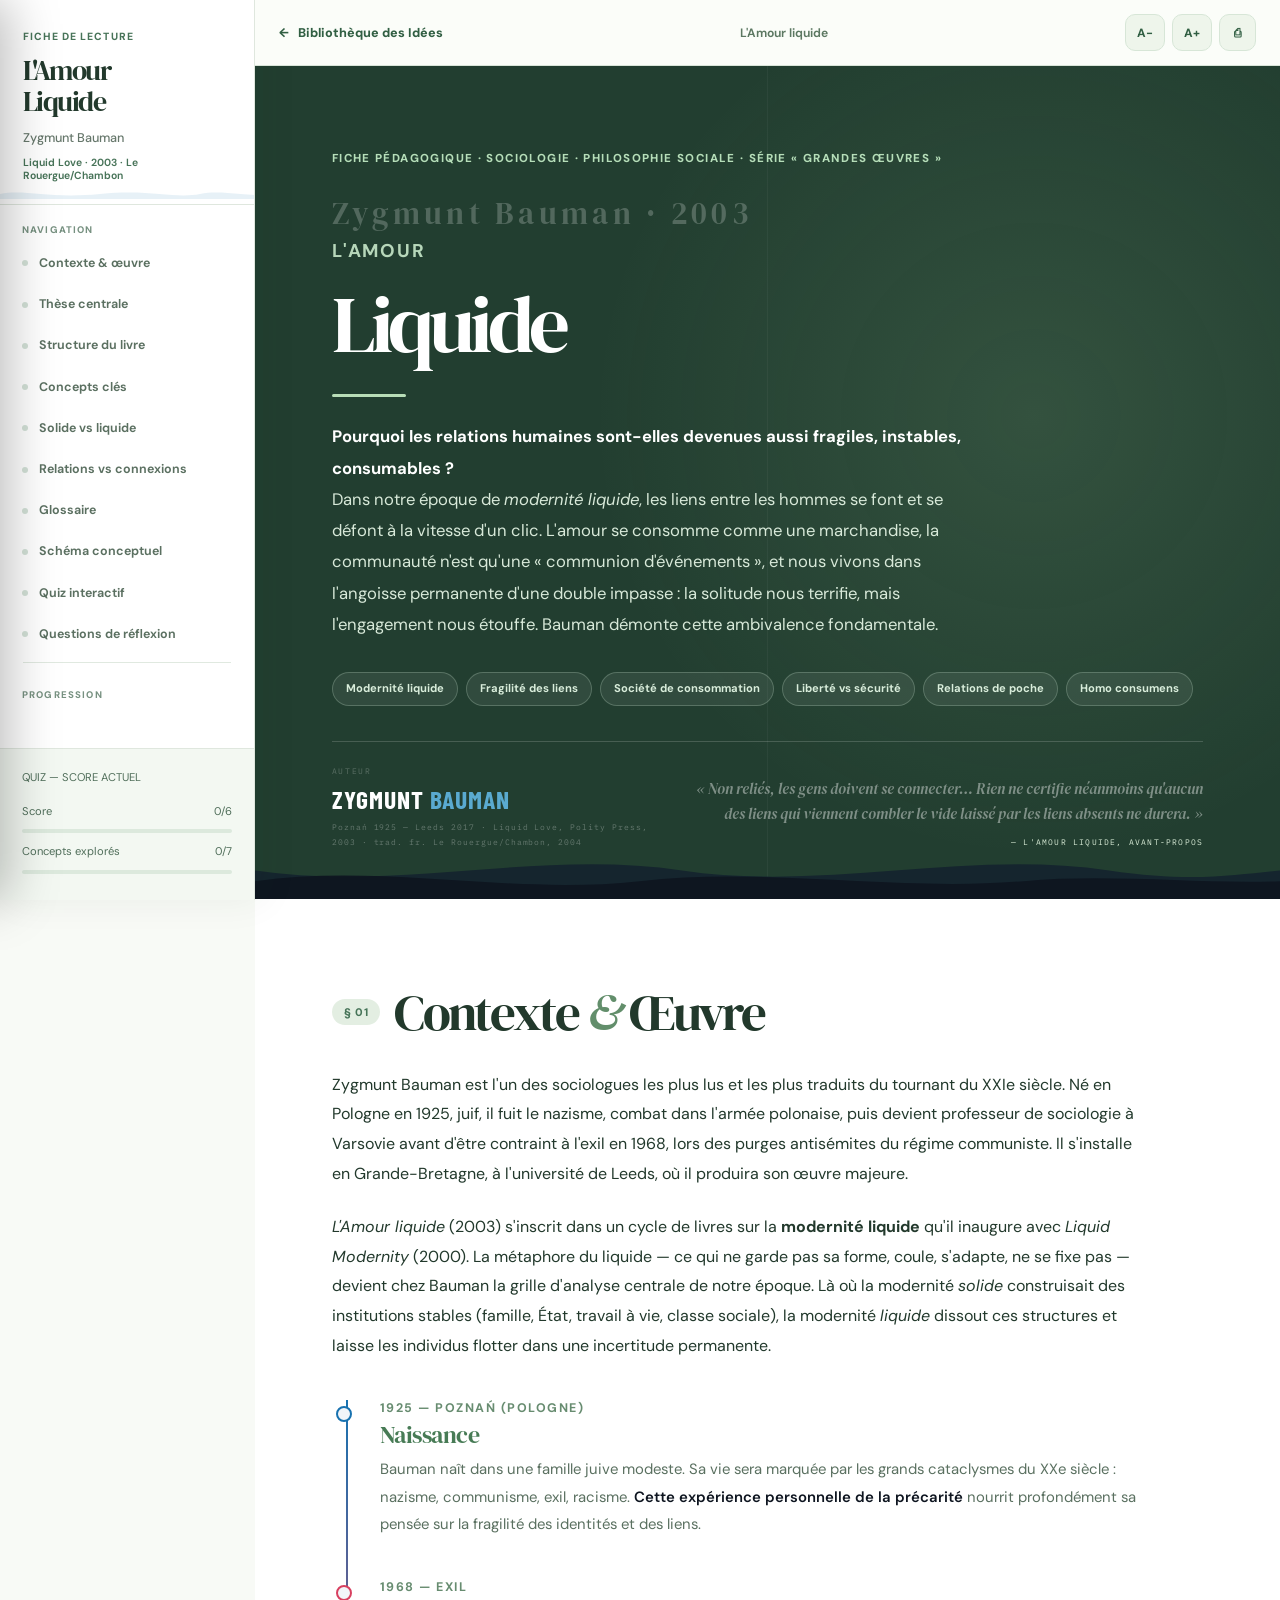
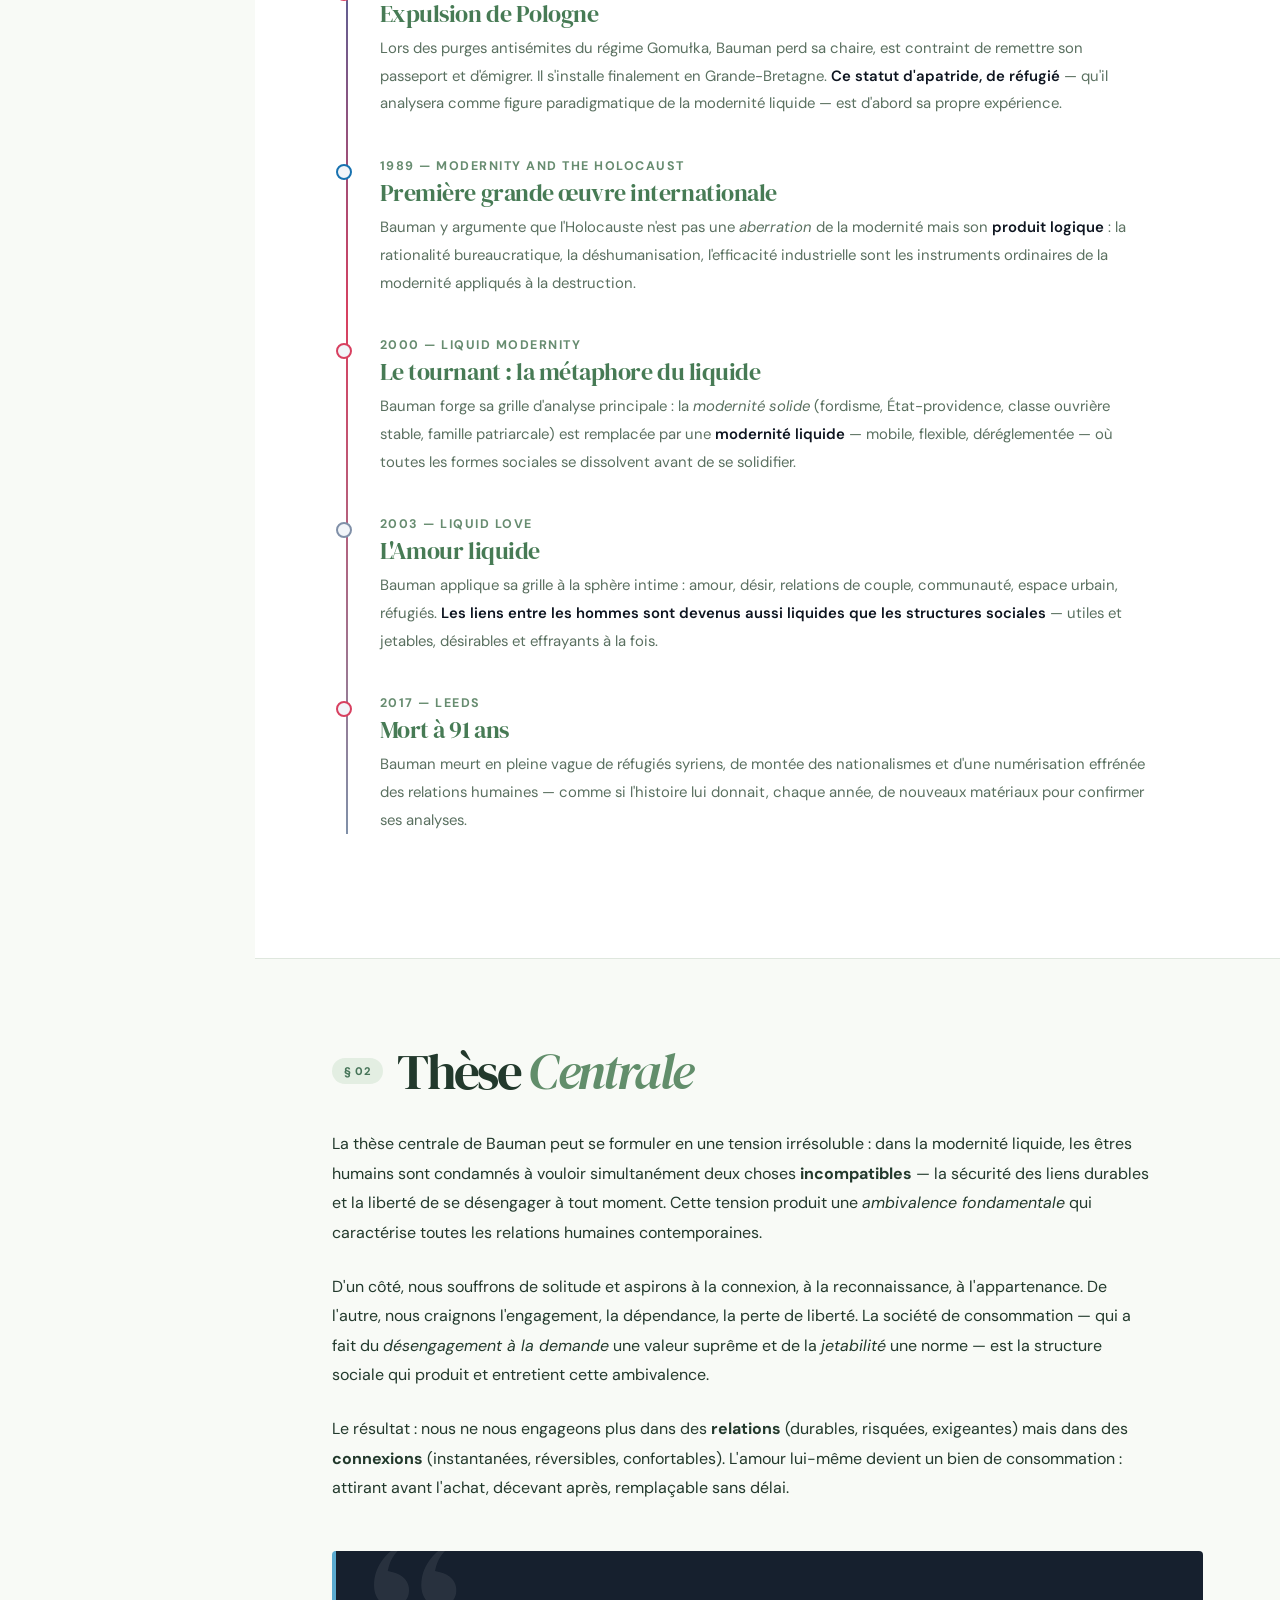
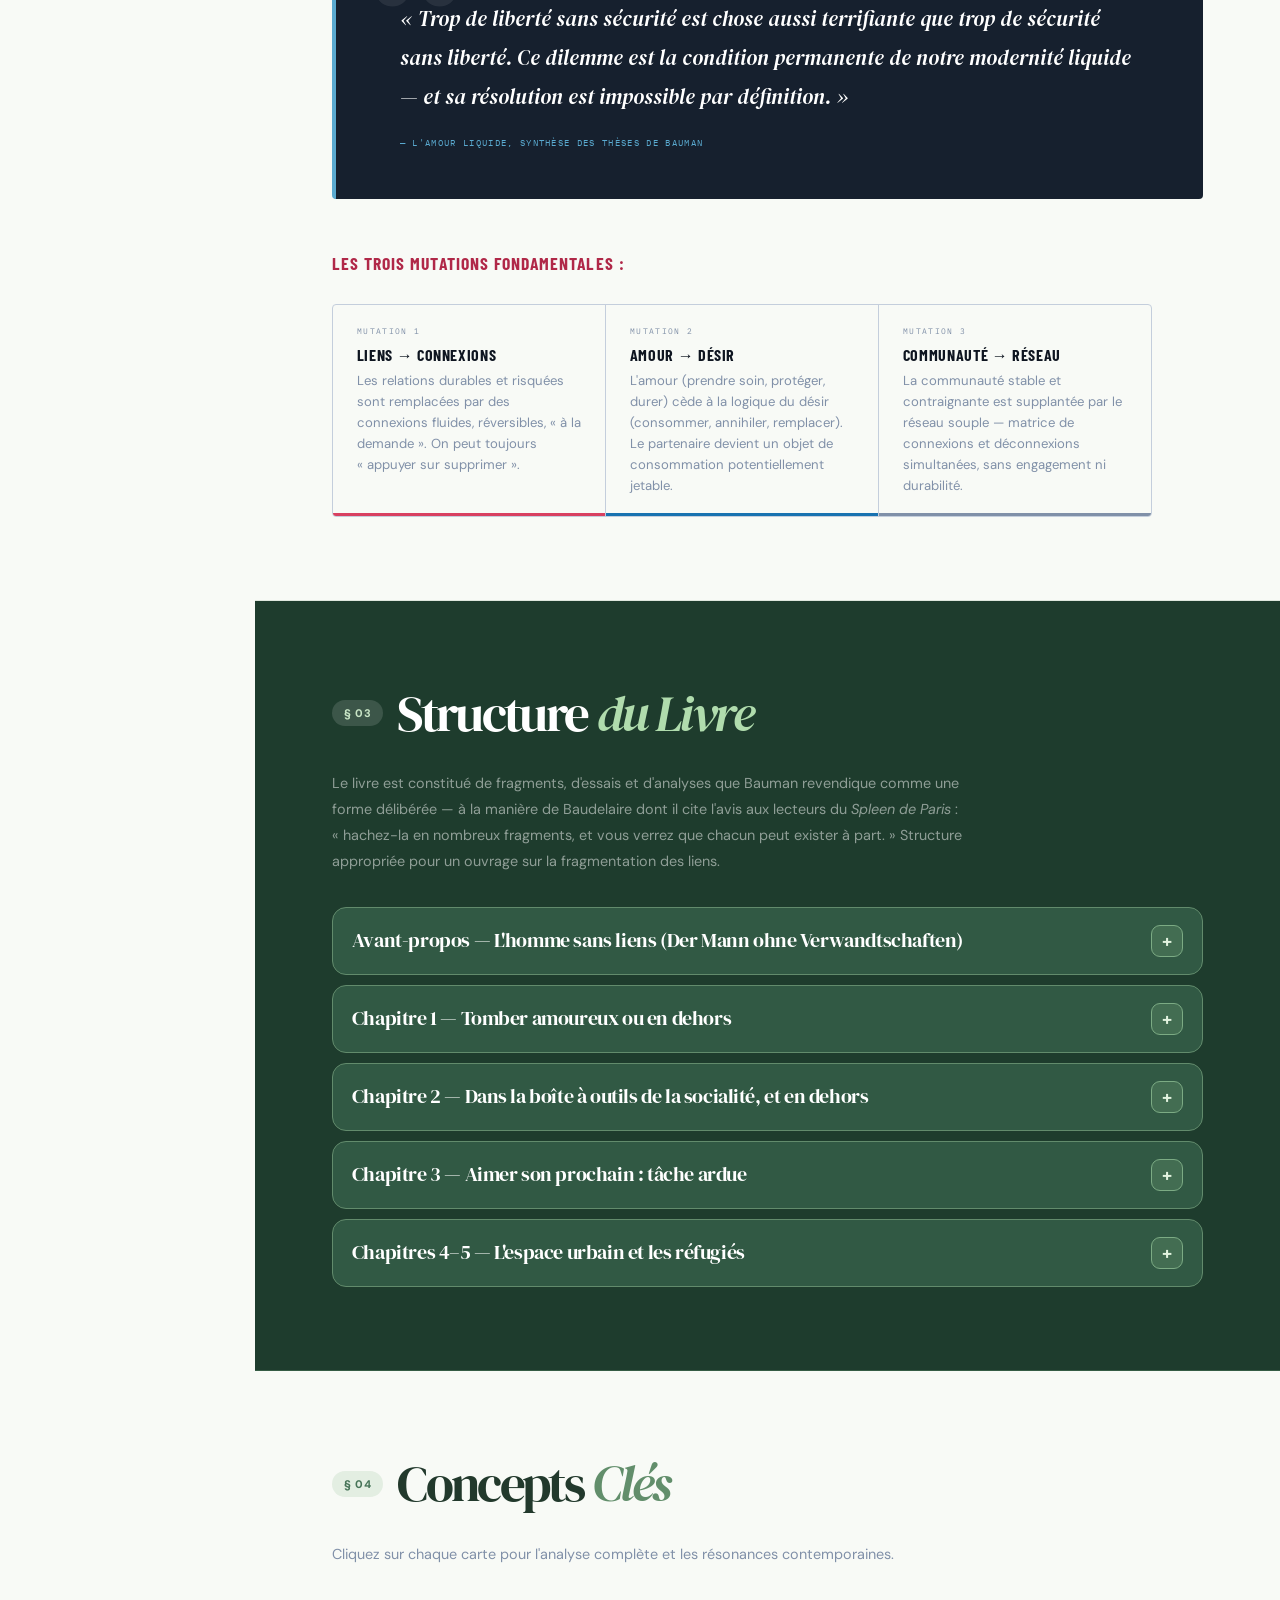
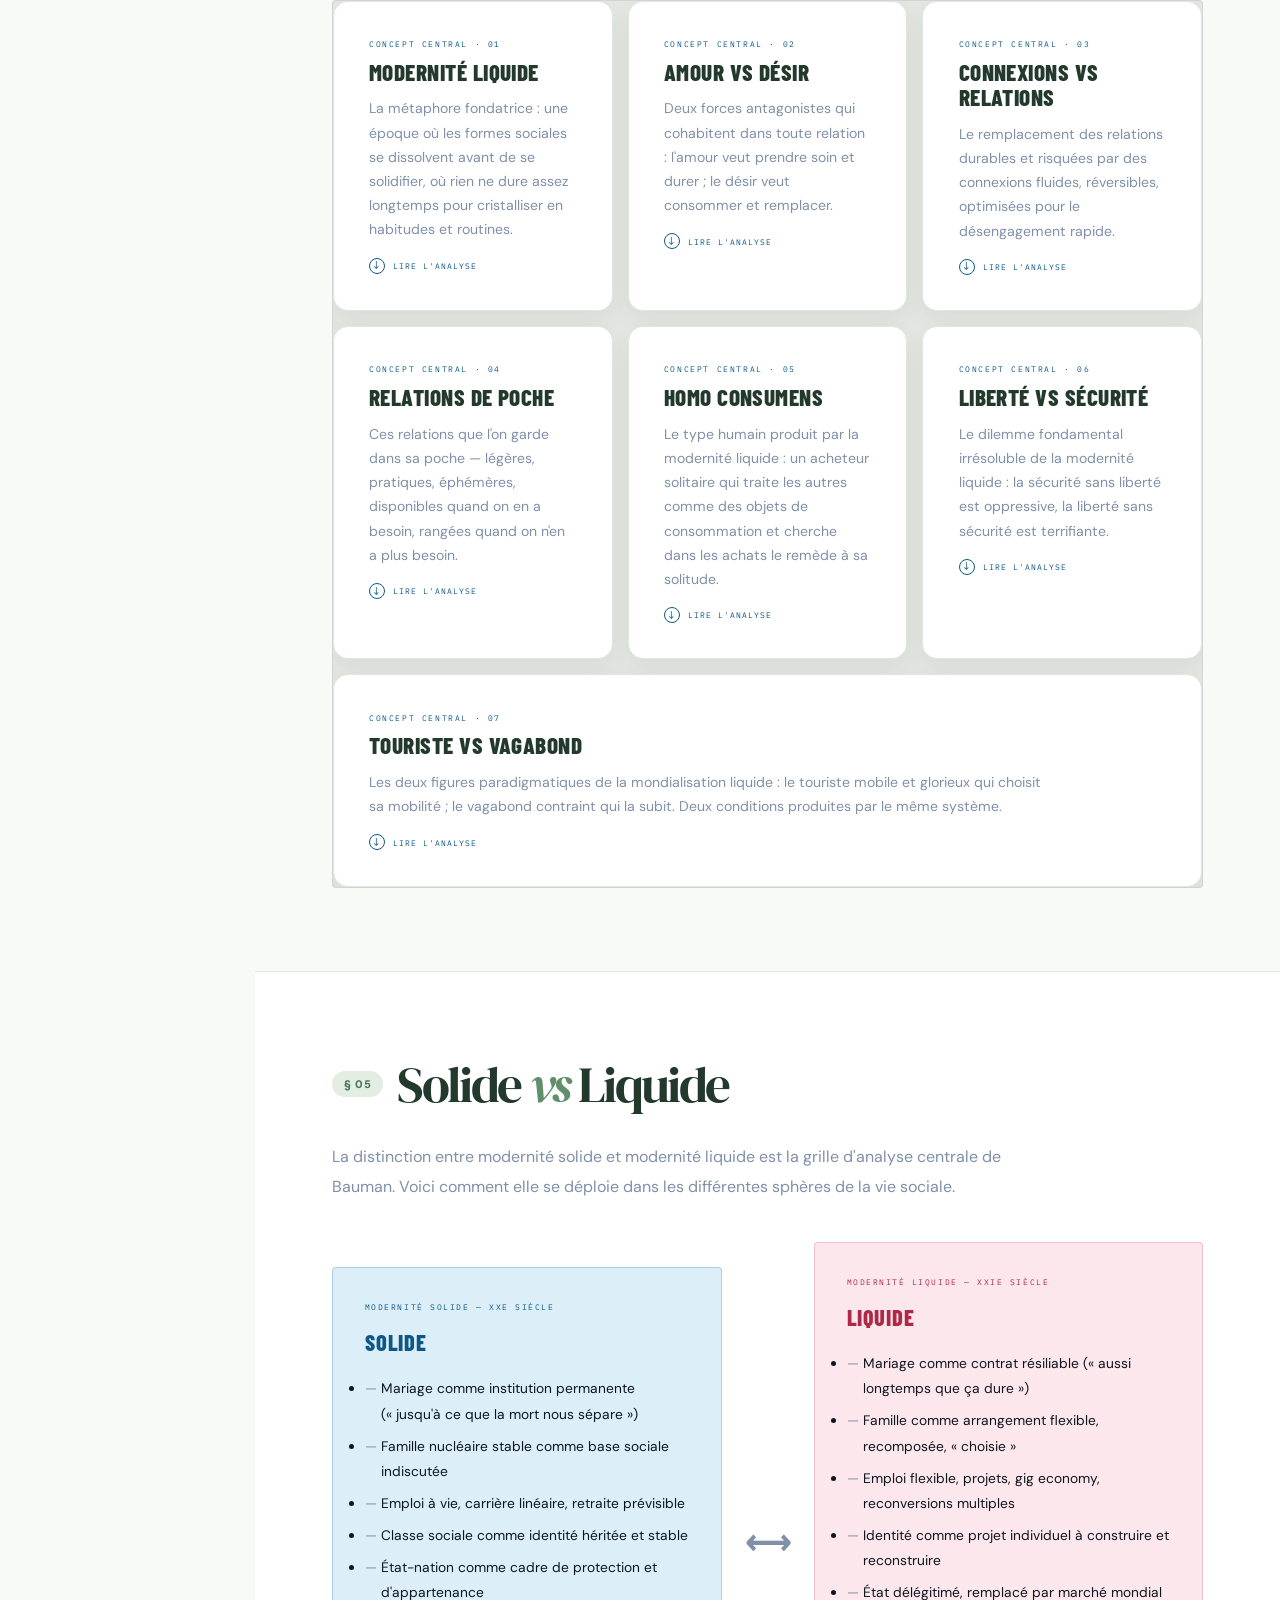
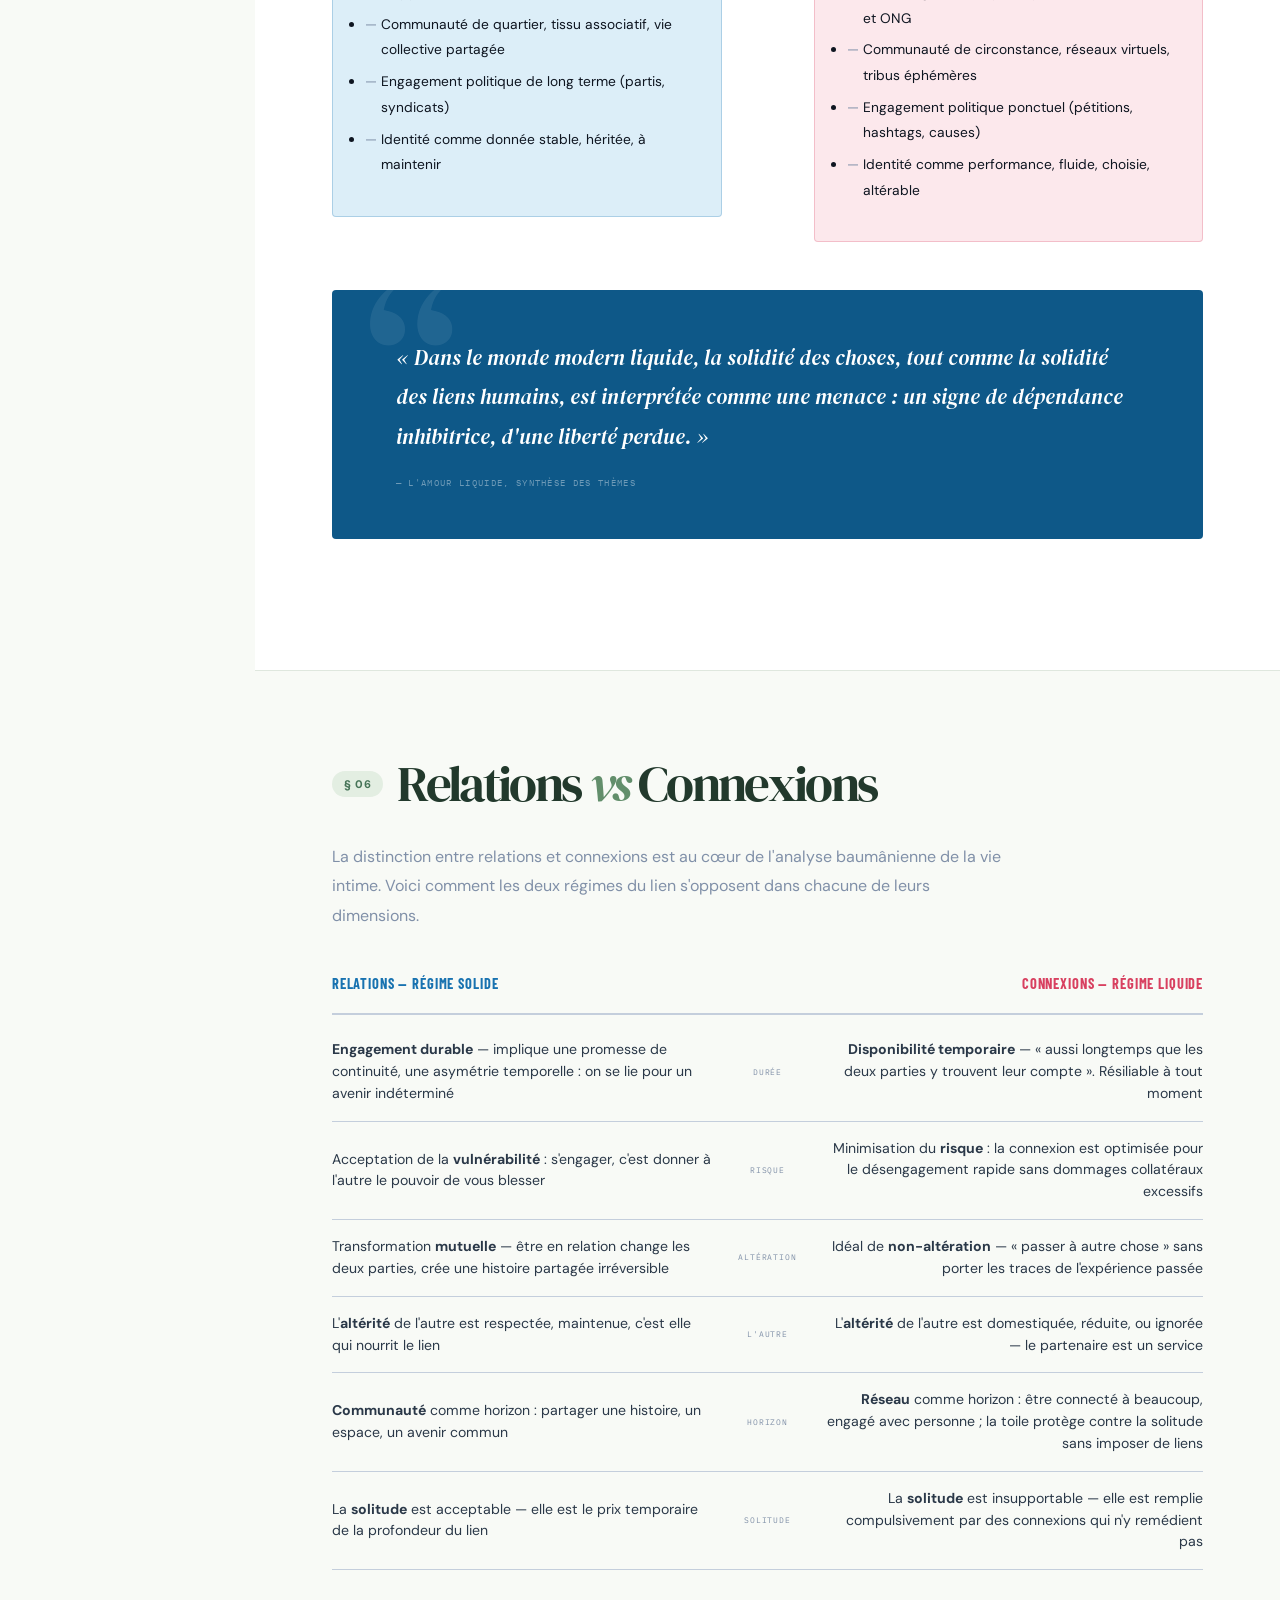
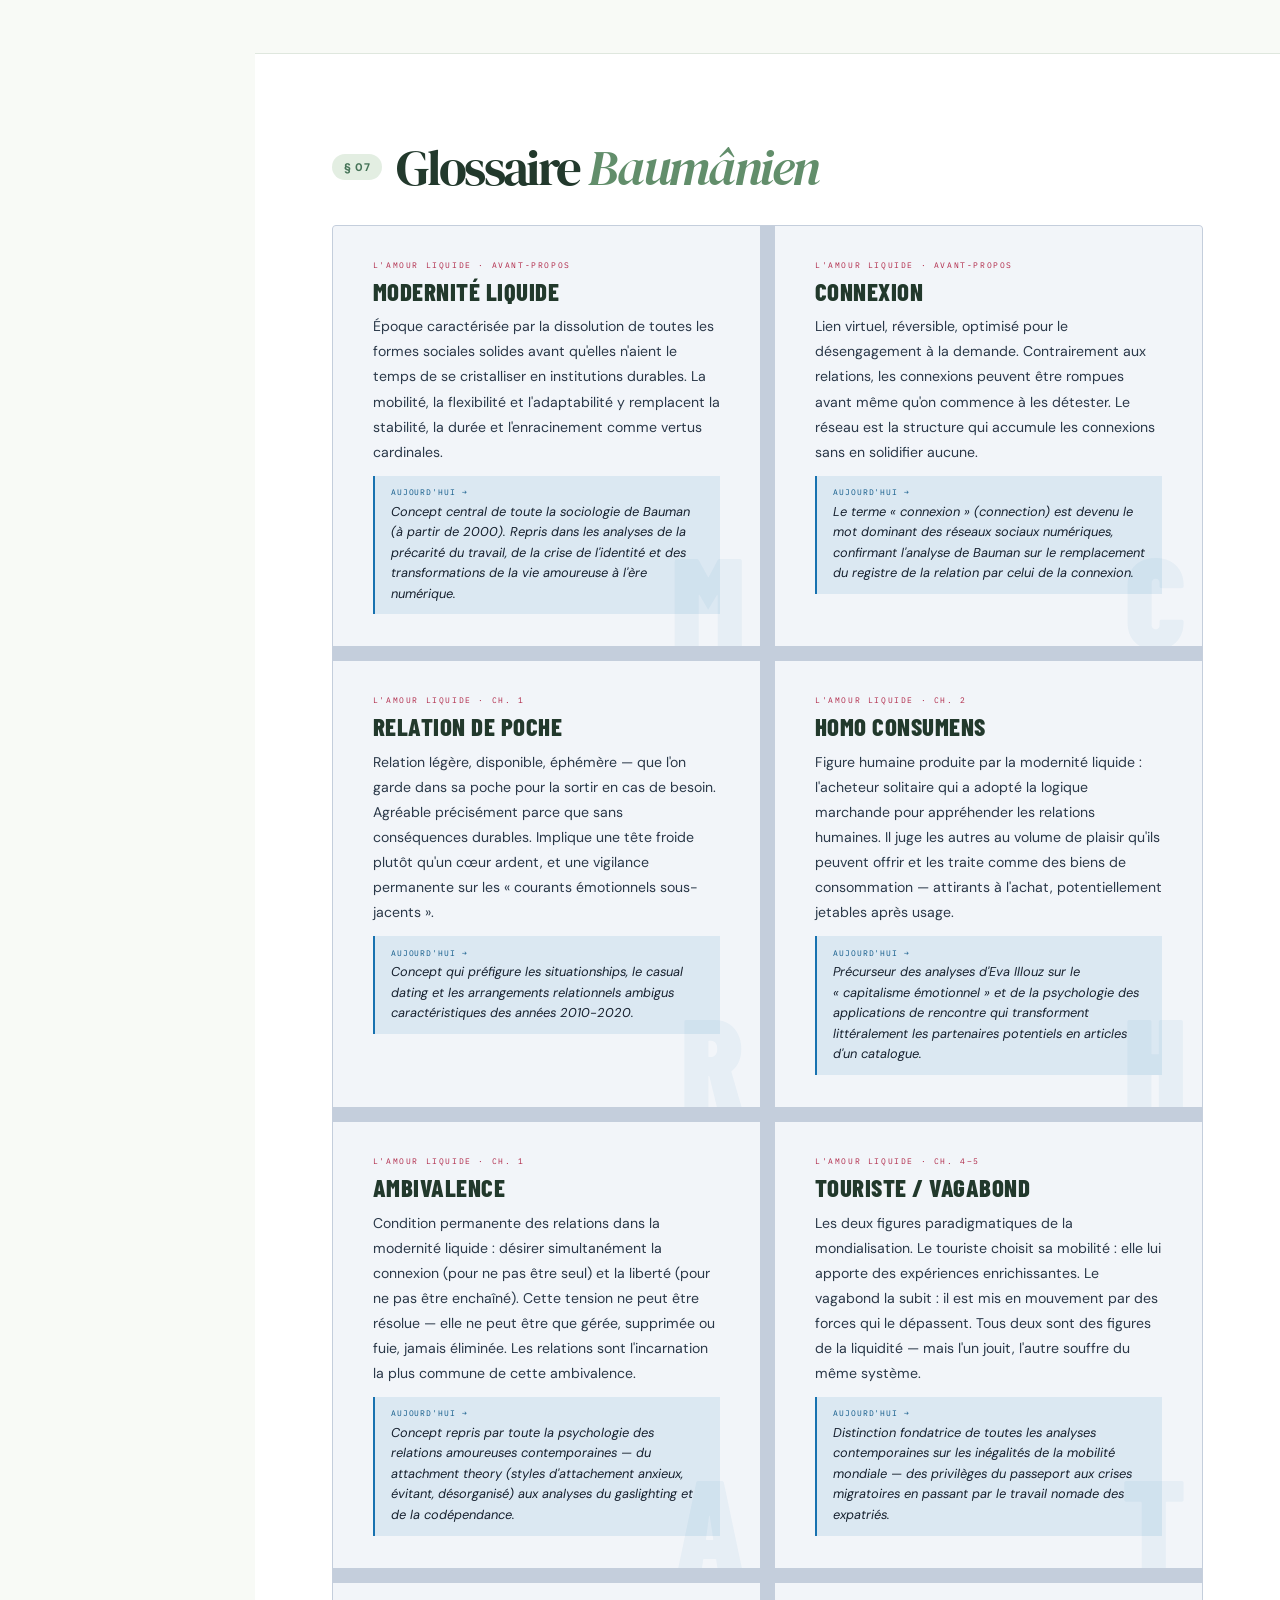
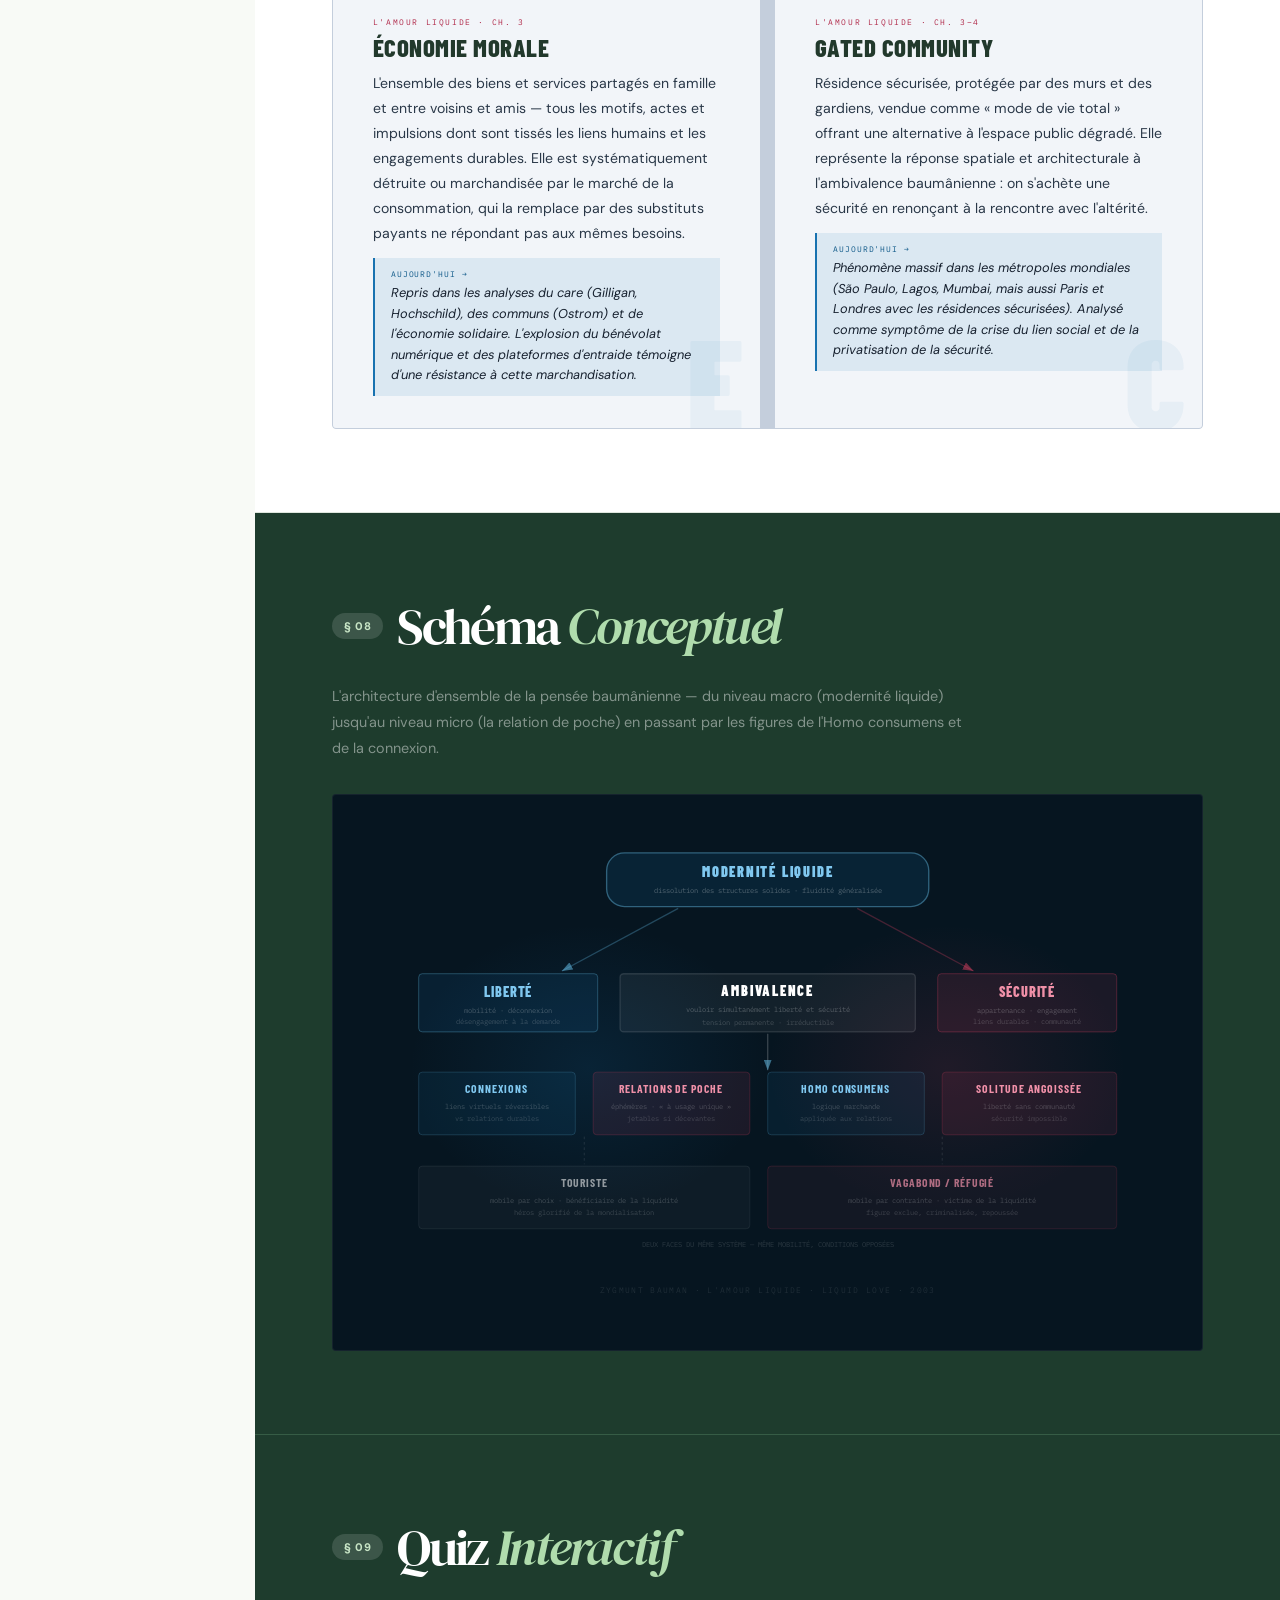
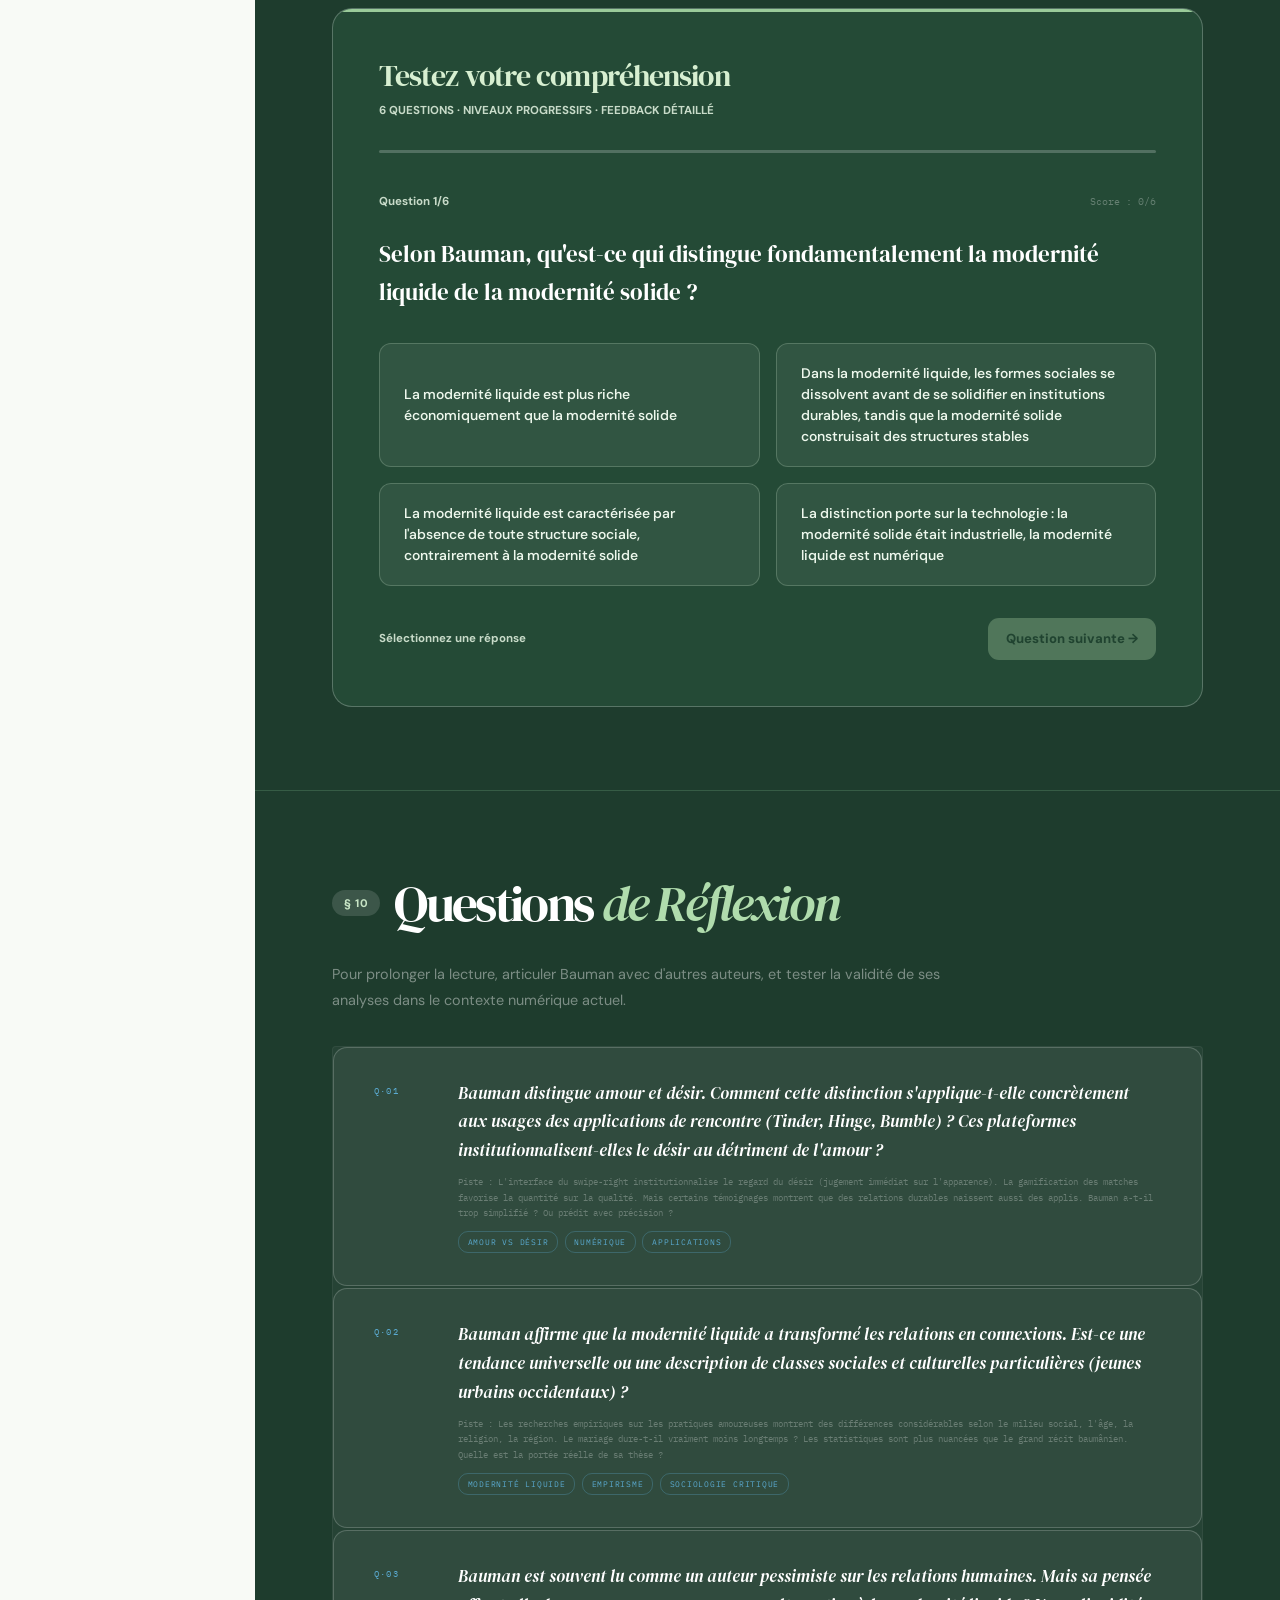
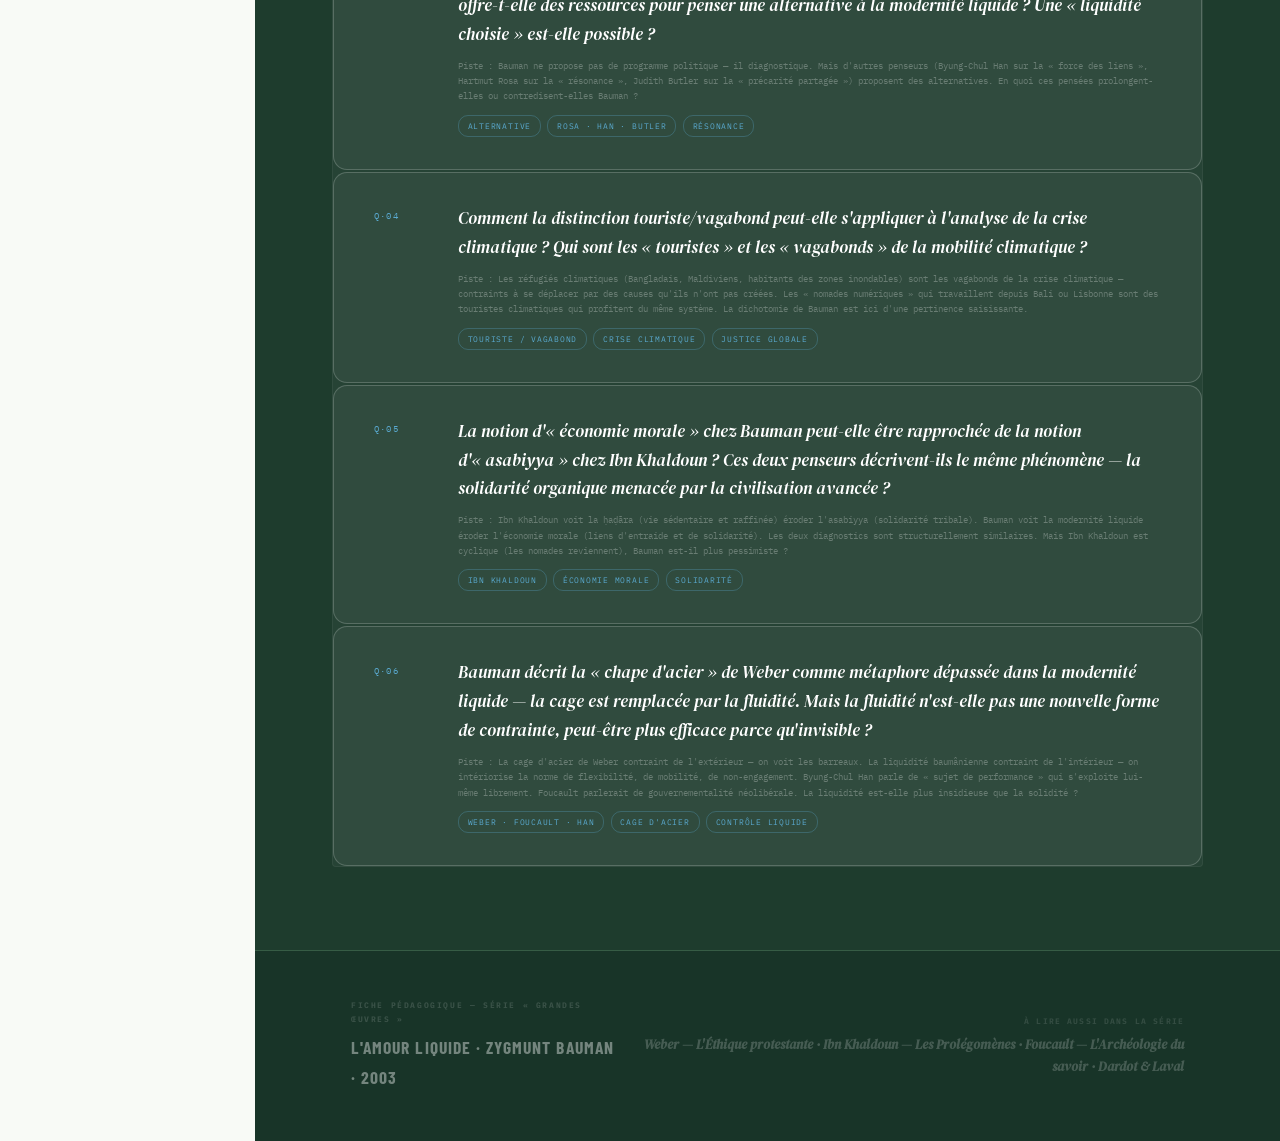
<file: bauman-amour-liquide.html>
<!DOCTYPE html>
<html lang="fr">
<head>
<meta charset="UTF-8">
<meta name="viewport" content="width=device-width, initial-scale=1.0">
<title>L'Amour liquide — Zygmunt Bauman</title>
<link href="https://fonts.googleapis.com/css2?family=DM+Serif+Display:ital@0;1&family=Barlow+Condensed:wght@300;400;500;600;700;800;900&family=IBM+Plex+Mono:ital,wght@0,300;0,400;0,500;1,300&display=swap" rel="stylesheet">
<style>
/* ═══════════════════════════════════════════
   DESIGN SYSTEM — Modernité liquide
   Palette : eau / nacre / corail / encre
   ═══════════════════════════════════════════ */
:root {
  --nacre:  #f2f5f9;
  --nacre2: #e6ecf4;
  --nacre3: #d8e2ee;
  --ink:    #0e1520;
  --ink2:   #16202e;
  --coral:  #d84060;
  --coral2: #b02848;
  --coral-pale: #fce8ec;
  --aqua:   #1872b0;
  --aqua2:  #0e5888;
  --aqua-pale: #dceef8;
  --foam:   #5aaad0;
  --mist:   #8090a8;
  --rule:   #c4cedc;
  --sidebar: 270px;
}

*,*::before,*::after{box-sizing:border-box;margin:0;padding:0}
html{scroll-behavior:smooth}
body{
  background:var(--nacre);
  color:var(--ink);
  font-family:'DM Serif Display',serif;
  font-size:17px;
  line-height:1.78;
  overflow-x:hidden;
  cursor:none;
}

/* ─── CURSOR ─── */
#dot {
  width: 8px; height: 8px; border-radius: 50%;
  background: #c0231b;
  position: fixed; top: 0; left: 0;
  pointer-events: none; z-index: 9999;
  transform: translate(-50%, -50%);
  transition: background .15s, width .15s, height .15s;
}
#ring {
  position: fixed; top: 0; left: 0;
  pointer-events: none; z-index: 9998;
  transform: translate(-50%, -50%);
  border-radius: 50%;
}
#trail {
  position: fixed; inset: 0;
  pointer-events: none; z-index: 9997;
}

/* ─── PROGRESS ─── */
#prog{position:fixed;top:0;left:0;height:3px;background:linear-gradient(90deg,var(--aqua),var(--coral),var(--foam));transform-origin:left;transform:scaleX(0);z-index:1002;transition:transform .08s linear;}

/* ═══ SIDEBAR ═══ */
.snav{
  position:fixed;left:0;top:0;bottom:0;
  width:var(--sidebar);
  background:var(--ink2);
  z-index:100;
  display:flex;flex-direction:column;
  overflow-y:auto;
  scrollbar-width:thin;
  scrollbar-color:var(--aqua) transparent;
}

.snav-brand{
  padding:2rem 1.8rem 1.8rem;
  border-bottom:1px solid rgba(255,255,255,.05);
  position:relative;overflow:hidden;
}

/* Vague décorative */
.snav-brand::after{
  content:'';
  position:absolute;bottom:-10px;left:0;right:0;height:30px;
  background:url("data:image/svg+xml,%3Csvg xmlns='http://www.w3.org/2000/svg' viewBox='0 0 400 20'%3E%3Cpath d='M0,10 C50,0 100,20 200,10 C300,0 350,20 400,10 L400,20 L0,20 Z' fill='rgba(24,114,176,0.1)'/%3E%3C/svg%3E");
  background-size:200px 20px;
  pointer-events:none;
}

.snav-kicker{
  font-family:'IBM Plex Mono',monospace;
  font-size:.55rem;letter-spacing:.22em;text-transform:uppercase;
  color:var(--foam);margin-bottom:.8rem;
  position:relative;z-index:1;
}

.snav-title{
  font-family:'Barlow Condensed',sans-serif;
  font-size:1.45rem;font-weight:800;line-height:1;
  color:#fff;letter-spacing:.02em;text-transform:uppercase;
  position:relative;z-index:1;
}

.snav-authors{
  font-family:'DM Serif Display',serif;
  font-style:italic;font-size:.78rem;
  color:rgba(255,255,255,.35);margin-top:.4rem;
  position:relative;z-index:1;
}

.snav-year{
  font-family:'IBM Plex Mono',monospace;
  font-size:.55rem;color:var(--coral);
  letter-spacing:.1em;margin-top:.5rem;
  position:relative;z-index:1;
}

.snav-lbl{
  font-family:'IBM Plex Mono',monospace;
  font-size:.48rem;letter-spacing:.22em;text-transform:uppercase;
  color:rgba(255,255,255,.18);
  padding:.9rem 1.8rem .3rem;
}

.snav-a{
  display:flex;align-items:center;gap:.7rem;
  padding:.42rem 1.8rem;
  font-family:'Barlow Condensed',sans-serif;
  font-size:.8rem;font-weight:500;letter-spacing:.04em;
  text-transform:uppercase;
  color:rgba(255,255,255,.38);
  text-decoration:none;
  border-left:2px solid transparent;
  transition:all .2s;
}
.snav-a:hover{color:rgba(255,255,255,.85);border-left-color:var(--foam);padding-left:2.1rem;}
.snav-a.on{color:#fff;border-left-color:var(--coral);background:rgba(216,64,96,.08);}

.snav-bullet{
  width:6px;height:6px;border-radius:50%;
  background:currentColor;opacity:.4;flex-shrink:0;
}

.snav-div{height:1px;background:rgba(255,255,255,.04);margin:.6rem 1.8rem;}

.snav-score{
  margin-top:auto;padding:1.5rem 1.8rem;
  border-top:1px solid rgba(255,255,255,.05);
}

.snav-score-title{font-family:'IBM Plex Mono',monospace;font-size:.5rem;letter-spacing:.18em;text-transform:uppercase;color:rgba(255,255,255,.2);margin-bottom:.8rem;}
.score-bar{height:4px;background:rgba(255,255,255,.06);margin:.5rem 0;overflow:hidden;border-radius:2px;}
.score-fill{height:100%;border-radius:2px;transition:width 1.5s cubic-bezier(.16,1,.3,1);}
.score-label{display:flex;justify-content:space-between;font-family:'IBM Plex Mono',monospace;font-size:.48rem;letter-spacing:.1em;color:rgba(255,255,255,.25);margin-bottom:.2rem;}

/* ═══ MAIN ═══ */
.main{margin-left:var(--sidebar);}

/* ═══ HERO ═══ */
.hero{
  min-height:100vh;
  background:var(--ink2);
  color:#fff;
  padding:5rem 6rem 4rem;
  position:relative;overflow:hidden;
  display:grid;grid-template-rows:1fr auto;
}

/* Vague de fond liquide */
.hero::before{
  content:'';position:absolute;inset:0;
  background:
    radial-gradient(ellipse 80% 60% at 70% 80%, rgba(24,114,176,.15) 0%, transparent 70%),
    radial-gradient(ellipse 60% 40% at 20% 30%, rgba(90,170,208,.08) 0%, transparent 60%);
  pointer-events:none;
}

.hero-wave{
  position:absolute;bottom:0;left:0;right:0;
  height:80px;overflow:hidden;pointer-events:none;
}

.hero-wave svg{
  position:absolute;bottom:0;width:100%;
}

.hero-tag{
  font-family:'IBM Plex Mono',monospace;
  font-size:.58rem;letter-spacing:.28em;text-transform:uppercase;
  color:var(--foam);margin-bottom:2.5rem;
  opacity:0;animation:fadeUp .7s ease forwards .1s;
  position:relative;z-index:1;
}

.hero-h1{
  font-family:'Barlow Condensed',sans-serif;
  font-size:clamp(3rem,6.5vw,8.5rem);
  font-weight:900;line-height:.88;
  letter-spacing:-.01em;text-transform:uppercase;
  opacity:0;animation:fadeUp .9s ease forwards .25s;
  position:relative;z-index:1;
}
.hero-h1 .line-pre{display:block;color:rgba(255,255,255,.22);font-size:.38em;letter-spacing:.14em;font-weight:400;margin-bottom:.5rem;}
.hero-h1 .line1{display:block;color:#fff;}
.hero-h1 .line2{display:block;color:var(--coral);}

.hero-rule{
  width:120px;height:3px;
  background:linear-gradient(90deg,var(--aqua),var(--coral),var(--foam));
  margin:2.5rem 0 2rem;
  opacity:0;animation:fadeUp .7s ease forwards .5s;
  position:relative;z-index:1;
}

.hero-sub{
  max-width:680px;
  font-size:1.02rem;font-weight:400;font-style:italic;
  color:rgba(255,255,255,.55);line-height:1.88;
  opacity:0;animation:fadeUp .8s ease forwards .4s;
  position:relative;z-index:1;
}
.hero-sub strong{color:#fff;font-style:normal;}

.hero-chips{
  display:flex;flex-wrap:wrap;gap:.6rem;
  margin-top:2rem;
  opacity:0;animation:fadeUp .7s ease forwards .7s;
  position:relative;z-index:1;
}

.chip{font-family:'IBM Plex Mono',monospace;font-size:.55rem;letter-spacing:.12em;text-transform:uppercase;padding:.28rem .8rem;border:1px solid;border-radius:20px;}
.chip-coral{color:var(--coral);border-color:rgba(216,64,96,.45);background:rgba(216,64,96,.08);}
.chip-aqua {color:var(--foam);border-color:rgba(90,170,208,.45);background:rgba(90,170,208,.08);}
.chip-mist {color:rgba(255,255,255,.45);border-color:rgba(255,255,255,.18);background:rgba(255,255,255,.04);}

.hero-bottom{
  display:flex;justify-content:space-between;align-items:flex-end;
  padding-top:3rem;border-top:1px solid rgba(255,255,255,.07);
  opacity:0;animation:fadeUp .7s ease forwards .9s;
  position:relative;z-index:1;
}
.hb-label{font-family:'IBM Plex Mono',monospace;font-size:.5rem;letter-spacing:.2em;text-transform:uppercase;color:rgba(255,255,255,.25);margin-bottom:.4rem;}
.hb-names{font-family:'Barlow Condensed',sans-serif;font-size:1.6rem;font-weight:700;letter-spacing:.04em;text-transform:uppercase;color:#fff;line-height:1.1;}
.hb-names span{color:var(--foam);}

.hero-thesis{
  text-align:right;max-width:420px;
  font-family:'DM Serif Display',serif;
  font-style:italic;font-size:.92rem;
  color:rgba(255,255,255,.42);line-height:1.72;
}
.hero-thesis cite{display:block;margin-top:.5rem;font-style:normal;font-family:'IBM Plex Mono',monospace;font-size:.5rem;letter-spacing:.15em;text-transform:uppercase;color:var(--coral);}

/* ═══ GENERIC SECTION ═══ */
.sec{padding:5.5rem 6rem;border-bottom:1px solid var(--rule);}
.sec.alt{background:var(--nacre2);}
.sec.dark{background:var(--ink2);color:#fff;}
.sec.aqua-bg{background:#0a2840;color:#fff;}
.sec.coral-bg{background:#2a0c14;color:#fff;}

.sec-eyebrow{display:flex;align-items:center;gap:1.2rem;margin-bottom:3rem;}

.sec-num{
  font-family:'IBM Plex Mono',monospace;font-size:.52rem;letter-spacing:.2em;text-transform:uppercase;
  color:var(--aqua2);background:var(--aqua-pale);
  padding:.28rem .75rem;border-radius:12px;
}
.dark .sec-num,.aqua-bg .sec-num,.coral-bg .sec-num{background:rgba(24,114,176,.2);color:var(--foam);}

.sec-h2{font-family:'Barlow Condensed',sans-serif;font-size:2.6rem;font-weight:800;letter-spacing:.01em;text-transform:uppercase;line-height:1;}
.sec-h2 em{color:var(--coral);font-style:normal;}
.dark .sec-h2,.aqua-bg .sec-h2,.coral-bg .sec-h2{color:#fff;}
.dark .sec-h2 em,.aqua-bg .sec-h2 em,.coral-bg .sec-h2 em{color:var(--foam);}

/* ═══ CONCEPT CARDS ═══ */
.concept-grid{display:grid;grid-template-columns:repeat(3,1fr);gap:2px;background:rgba(0,0,0,.08);border:1px solid rgba(0,0,0,.08);margin-top:1rem;border-radius:4px;overflow:hidden;}
.concept-card{background:var(--nacre);padding:2.2rem;position:relative;overflow:hidden;cursor:pointer;transition:background .3s;}
.alt .concept-card{background:var(--nacre2);}
.concept-card::after{content:attr(data-num);position:absolute;right:.8rem;bottom:-1rem;font-family:'Barlow Condensed',sans-serif;font-size:7rem;font-weight:900;color:rgba(24,114,176,.06);line-height:1;pointer-events:none;}
.concept-card:hover{background:var(--aqua-pale);}

.cc-tag{font-family:'IBM Plex Mono',monospace;font-size:.5rem;letter-spacing:.2em;text-transform:uppercase;color:var(--aqua2);display:block;margin-bottom:.5rem;}
.cc-title{font-family:'Barlow Condensed',sans-serif;font-size:1.45rem;font-weight:800;letter-spacing:.02em;text-transform:uppercase;line-height:1.1;margin-bottom:.7rem;}
.cc-short{font-size:.88rem;color:var(--mist);line-height:1.72;}
.cc-expand{max-height:0;overflow:hidden;transition:max-height .5s cubic-bezier(.16,1,.3,1),opacity .4s ease,padding .4s ease;opacity:0;}
.cc-expand.open { max-height: 2000px; opacity: 1; padding-top: 1rem; }
.cc-expand-body{font-size:.85rem;color:var(--ink);line-height:1.82;border-top:1px solid var(--rule);padding-top:1rem;}
.cc-expand-body p{margin-bottom:.7rem;}
.cc-expand-body p:last-child{margin-bottom:0;}
.cc-expand-body strong{color:var(--coral2);font-weight:600;}
.cc-today{margin-top:.8rem;padding:.8rem 1rem;background:var(--aqua-pale);border-left:2px solid var(--aqua);font-size:.8rem;font-style:italic;color:var(--ink2);line-height:1.6;}
.cc-today::before{content:'Résonances → ';font-style:normal;font-family:'IBM Plex Mono',monospace;font-size:.48rem;letter-spacing:.12em;text-transform:uppercase;color:var(--aqua2);display:block;margin-bottom:.2rem;}
.cc-toggle{display:flex;align-items:center;gap:.5rem;margin-top:1rem;font-family:'IBM Plex Mono',monospace;font-size:.52rem;letter-spacing:.12em;text-transform:uppercase;color:var(--aqua2);cursor:pointer;transition:color .2s;}
.cc-arrow{width:16px;height:16px;border:1px solid var(--aqua2);border-radius:50%;display:flex;align-items:center;justify-content:center;font-size:.7rem;transition:transform .3s;}
.open-arrow .cc-arrow{transform:rotate(180deg);}

/* ═══ ACCORDION ═══ */
.accordion{margin-top:1.5rem;}
.acc-item{border-bottom:1px solid var(--rule);overflow:hidden;}
.dark .acc-item,.aqua-bg .acc-item,.coral-bg .acc-item{border-color:rgba(255,255,255,.08);}
.acc-head{display:flex;align-items:center;justify-content:space-between;padding:1.4rem 0;cursor:pointer;transition:color .2s;user-select:none;}
.acc-head:hover .acc-title{color:var(--coral);}
.dark .acc-head:hover .acc-title,.aqua-bg .acc-head:hover .acc-title,.coral-bg .acc-head:hover .acc-title{color:var(--foam);}
.acc-title{font-family:'Barlow Condensed',sans-serif;font-size:1.1rem;font-weight:700;letter-spacing:.04em;text-transform:uppercase;transition:color .2s;}
.dark .acc-title,.aqua-bg .acc-title,.coral-bg .acc-title{color:#fff;}
.acc-icon{width:28px;height:28px;border:1px solid var(--rule);border-radius:50%;display:flex;align-items:center;justify-content:center;flex-shrink:0;transition:all .3s;font-family:'Barlow Condensed',sans-serif;font-size:1.2rem;color:var(--aqua);}
.dark .acc-icon,.aqua-bg .acc-icon,.coral-bg .acc-icon{border-color:rgba(255,255,255,.12);color:var(--foam);}
.acc-item.open .acc-icon{transform:rotate(45deg);background:var(--coral);color:#fff;border-color:var(--coral);}
.acc-body{max-height:0;overflow:hidden;transition:max-height .5s cubic-bezier(.16,1,.3,1);}
.acc-item.open .acc-body{max-height:1200px;}
.acc-inner{padding:0 0 2rem;font-size:.9rem;color:#2a3848;line-height:1.88;}
.dark .acc-inner,.aqua-bg .acc-inner,.coral-bg .acc-inner{color:rgba(255,255,255,.65);}
.acc-inner p{margin-bottom:.9rem;}.acc-inner p:last-child{margin-bottom:0;}
.acc-inner strong{color:var(--ink);font-weight:600;}
.dark .acc-inner strong,.aqua-bg .acc-inner strong,.coral-bg .acc-inner strong{color:#fff;}
.acc-inner em{font-style:italic;color:var(--aqua2);}
.dark .acc-inner em,.aqua-bg .acc-inner em,.coral-bg .acc-inner em{color:var(--foam);}

/* ═══ PULL QUOTES ═══ */
.pq{padding:3rem 4rem;margin:3rem 0;position:relative;overflow:hidden;border-radius:4px;}
.pq.aqua{background:var(--aqua2);color:#fff;}
.pq.coral{background:var(--coral2);color:#fff;}
.pq.deep{background:var(--ink2);color:#fff;border-left:4px solid var(--foam);}
.pq::before{content:'\201C';position:absolute;top:-2rem;left:2rem;font-family:'DM Serif Display',serif;font-size:14rem;line-height:1;opacity:.08;pointer-events:none;color:#fff;}
.pq p{font-family:'DM Serif Display',serif;font-size:1.32rem;font-style:italic;font-weight:400;line-height:1.68;position:relative;z-index:1;}
.pq cite{display:block;margin-top:1.2rem;font-family:'IBM Plex Mono',monospace;font-size:.55rem;letter-spacing:.15em;text-transform:uppercase;font-style:normal;color:rgba(255,255,255,.4);}
.pq.deep cite{color:var(--foam);}

/* ═══ COMPARAISON ═══ */
.compare-sec{margin-top:2rem;}
.compare-row{display:grid;grid-template-columns:1fr 80px 1fr;gap:1rem;align-items:center;padding:1rem 0;border-bottom:1px solid var(--rule);}
.cr-label-l,.cr-label-r{font-size:.88rem;color:#2a3848;line-height:1.55;}
.cr-label-r{text-align:right;}
.cr-mid{font-family:'IBM Plex Mono',monospace;font-size:.52rem;letter-spacing:.1em;text-transform:uppercase;color:var(--mist);text-align:center;line-height:1.3;}
.compare-header{display:grid;grid-template-columns:1fr 80px 1fr;gap:1rem;padding-bottom:1rem;border-bottom:2px solid var(--rule);margin-bottom:.5rem;}
.ch-title{font-family:'Barlow Condensed',sans-serif;font-size:.9rem;font-weight:700;letter-spacing:.06em;text-transform:uppercase;}
.ch-title.solide{color:var(--aqua);}
.ch-title.liquide{color:var(--coral);text-align:right;}

/* ═══ GLOSSAIRE ═══ */
.glos-grid{display:grid;grid-template-columns:1fr 1fr;gap:2px;background:var(--rule);border:1px solid var(--rule);border-radius:4px;overflow:hidden;}
.gi{background:var(--nacre);padding:2rem 2.5rem;position:relative;overflow:hidden;transition:background .3s;}
.alt .gi{background:var(--nacre2);}
.gi:hover{background:var(--aqua-pale);}
.gi::after{content:attr(data-g);position:absolute;right:1rem;bottom:-1rem;font-family:'Barlow Condensed',sans-serif;font-size:8rem;font-weight:900;color:rgba(24,114,176,.05);line-height:1;pointer-events:none;}
.gi-src{font-family:'IBM Plex Mono',monospace;font-size:.5rem;letter-spacing:.2em;text-transform:uppercase;color:var(--coral2);display:block;margin-bottom:.3rem;}
.gi-term{font-family:'Barlow Condensed',sans-serif;font-size:1.55rem;font-weight:800;letter-spacing:.02em;text-transform:uppercase;margin-bottom:.6rem;line-height:1.1;}
.gi-def{font-size:.88rem;color:#2a3848;line-height:1.78;margin-bottom:.7rem;}
.gi-now{padding:.65rem 1rem;background:rgba(24,114,176,.1);border-left:2px solid var(--aqua);font-style:italic;font-size:.8rem;color:var(--ink2);line-height:1.6;}
.gi-now::before{content:'Aujourd\'hui → ';font-style:normal;font-family:'IBM Plex Mono',monospace;font-size:.48rem;letter-spacing:.12em;text-transform:uppercase;color:var(--aqua2);display:block;margin-bottom:.2rem;}

/* ═══ TIMELINE ═══ */
.timeline-container{position:relative;padding-left:3rem;margin-top:2rem;}
.timeline-container::before{content:'';position:absolute;left:14px;top:0;bottom:0;width:2px;background:linear-gradient(to bottom,var(--aqua),var(--coral),var(--mist));}
.tl-item{position:relative;margin-bottom:2.5rem;opacity:0;transform:translateX(-20px);transition:opacity .6s ease,transform .6s ease;}
.tl-item.tl-visible{opacity:1;transform:none;}
.tl-dot{position:absolute;left:-2.75rem;top:.35rem;width:16px;height:16px;border-radius:50%;border:2px solid var(--aqua);background:var(--nacre);transition:transform .3s,background .3s;}
.alt .tl-dot{background:var(--nacre2);}
.tl-item:hover .tl-dot{transform:scale(1.4);background:var(--coral);}
.tl-dot.coral{border-color:var(--coral);}
.tl-dot.mist{border-color:var(--mist);}
.tl-year{font-family:'IBM Plex Mono',monospace;font-size:.58rem;letter-spacing:.12em;text-transform:uppercase;color:var(--mist);margin-bottom:.3rem;}
.tl-title{font-family:'Barlow Condensed',sans-serif;font-size:1.15rem;font-weight:700;letter-spacing:.04em;text-transform:uppercase;margin-bottom:.4rem;}
.tl-body{font-size:.88rem;color:var(--mist);line-height:1.78;}
.tl-body strong{color:var(--ink);font-weight:600;}

/* ═══ DIALECTIQUE ═══ */
.dial{display:grid;grid-template-columns:1fr 60px 1fr;gap:1rem;margin-top:2rem;align-items:center;}
.dial-side{padding:2rem;position:relative;border-radius:4px;}
.dial-side.sol{background:var(--aqua-pale);border:1px solid rgba(24,114,176,.25);}
.dial-side.liq{background:var(--coral-pale);border:1px solid rgba(216,64,96,.25);}
.dial-tag{font-family:'IBM Plex Mono',monospace;font-size:.48rem;letter-spacing:.2em;text-transform:uppercase;display:block;margin-bottom:.5rem;}
.dial-tag.sol{color:var(--aqua2);}
.dial-tag.liq{color:var(--coral2);}
.dial-title{font-family:'Barlow Condensed',sans-serif;font-size:1.4rem;font-weight:800;text-transform:uppercase;letter-spacing:.04em;margin-bottom:.8rem;}
.dial-title.sol{color:var(--aqua2);}
.dial-title.liq{color:var(--coral2);}
.dial-body{font-size:.86rem;color:var(--ink);line-height:1.72;}
.dial-body li{margin-bottom:.4rem;padding-left:1rem;position:relative;}
.dial-body li::before{content:'—';position:absolute;left:0;color:var(--mist);}
.dial-center{text-align:center;}
.dial-vs{font-family:'Barlow Condensed',sans-serif;font-size:2rem;font-weight:900;color:var(--mist);}

/* ═══ STRATE ═══ */
.strates-row{display:flex;gap:0;margin-top:1.5rem;border:1px solid var(--rule);overflow:hidden;border-radius:4px;}
.strate{flex:1;padding:1.2rem 1.5rem;position:relative;border-right:1px solid var(--rule);transition:background .3s;}
.strate:last-child{border-right:none;}
.strate:hover{background:var(--aqua-pale);}
.strate-label{font-family:'IBM Plex Mono',monospace;font-size:.48rem;letter-spacing:.18em;text-transform:uppercase;color:var(--mist);margin-bottom:.4rem;}
.strate-name{font-family:'Barlow Condensed',sans-serif;font-size:1rem;font-weight:700;letter-spacing:.04em;text-transform:uppercase;color:var(--ink);line-height:1.2;}
.strate-color{position:absolute;bottom:0;left:0;right:0;height:3px;}

/* ═══ QUIZ ═══ */
.quiz-wrap{background:var(--ink2);color:#fff;padding:4rem 5rem;margin-top:2rem;position:relative;overflow:hidden;border-radius:4px;}
.quiz-wrap::before{content:'';position:absolute;top:0;left:0;right:0;height:3px;background:linear-gradient(90deg,var(--aqua),var(--coral),var(--foam),var(--coral));}
.quiz-title{font-family:'Barlow Condensed',sans-serif;font-size:1.1rem;font-weight:700;letter-spacing:.08em;text-transform:uppercase;color:var(--foam);margin-bottom:.4rem;}
.quiz-meta{font-family:'IBM Plex Mono',monospace;font-size:.5rem;letter-spacing:.15em;text-transform:uppercase;color:rgba(255,255,255,.25);margin-bottom:2rem;}
.quiz-progress-bar{height:3px;background:rgba(255,255,255,.1);margin-bottom:2.5rem;overflow:hidden;border-radius:2px;}
.quiz-progress-fill{height:100%;background:linear-gradient(90deg,var(--aqua),var(--coral));transition:width .5s ease;}
.quiz-question{font-family:'DM Serif Display',serif;font-size:1.2rem;font-style:italic;color:#fff;line-height:1.62;margin-bottom:2rem;}
.quiz-options{display:grid;grid-template-columns:1fr 1fr;gap:1rem;}
.qopt{padding:1.2rem 1.5rem;border:1px solid rgba(255,255,255,.12);background:rgba(255,255,255,.02);cursor:pointer;font-family:'Barlow Condensed',sans-serif;font-size:.92rem;font-weight:500;letter-spacing:.04em;color:rgba(255,255,255,.7);text-transform:uppercase;transition:all .2s;text-align:left;position:relative;overflow:hidden;border-radius:2px;}
.qopt::before{content:'';position:absolute;inset:0;background:var(--coral2);transform:scaleX(0);transform-origin:left;transition:transform .3s ease;z-index:0;}
.qopt:hover{color:#fff;border-color:var(--coral);}
.qopt:hover::before{transform:scaleX(1);}
.qopt span{position:relative;z-index:1;}
.qopt.correct{background:rgba(24,114,176,.3);border-color:var(--aqua);color:#80c8f0;}
.qopt.wrong  {background:rgba(216,64,96,.25);border-color:var(--coral);color:#f090a8;}
.qopt.reveal {background:rgba(24,114,176,.15);border-color:var(--aqua);color:#80c8f0;}
.quiz-feedback{margin-top:1.5rem;padding:1.2rem 1.5rem;background:rgba(255,255,255,.04);border-left:3px solid var(--foam);font-size:.9rem;color:rgba(255,255,255,.7);line-height:1.72;display:none;}
.quiz-feedback.show{display:block;}
.quiz-nav{display:flex;justify-content:space-between;align-items:center;margin-top:2rem;}
.quiz-btn{font-family:'Barlow Condensed',sans-serif;font-size:.8rem;font-weight:700;letter-spacing:.12em;text-transform:uppercase;padding:.7rem 2rem;border:none;background:var(--aqua2);color:#fff;cursor:pointer;transition:background .2s;border-radius:2px;}
.quiz-btn:hover{background:var(--aqua);}
.quiz-btn:disabled{opacity:.3;cursor:not-allowed;}
.quiz-counter{font-family:'IBM Plex Mono',monospace;font-size:.6rem;letter-spacing:.15em;color:rgba(255,255,255,.3);}
.quiz-status{font-family:'IBM Plex Mono',monospace;font-size:.6rem;letter-spacing:.12em;color:rgba(255,255,255,.35);}

/* ═══ RÉFLEXION ═══ */
.qstack{display:flex;flex-direction:column;gap:2px;background:rgba(255,255,255,.04);border:1px solid rgba(255,255,255,.05);border-radius:4px;overflow:hidden;margin-top:1.5rem;}
.qi{background:rgba(255,255,255,.02);padding:2rem 2.5rem;display:grid;grid-template-columns:60px 1fr;gap:1.5rem;align-items:start;transition:background .3s;border-left:3px solid transparent;}
.qi:hover{background:rgba(90,170,208,.07);border-left-color:var(--foam);}
.qi-n{font-family:'IBM Plex Mono',monospace;font-size:.55rem;letter-spacing:.15em;text-transform:uppercase;color:var(--foam);padding-top:.2rem;}
.qi-t{font-family:'DM Serif Display',serif;font-size:1.05rem;font-style:italic;color:#fff;line-height:1.72;margin-bottom:.5rem;}
.qi-hint{font-family:'IBM Plex Mono',monospace;font-size:.58rem;color:rgba(255,255,255,.28);line-height:1.65;}
.qi-tags{display:flex;flex-wrap:wrap;gap:.4rem;margin-top:.7rem;}
.qi-tag{font-family:'IBM Plex Mono',monospace;font-size:.48rem;letter-spacing:.1em;text-transform:uppercase;border:1px solid rgba(90,170,208,.3);color:var(--foam);padding:.18rem .55rem;border-radius:10px;}

/* ═══ MODAL ═══ */
.modal-overlay{position:fixed;inset:0;background:rgba(0,0,0,.85);z-index:2000;display:flex;align-items:center;justify-content:center;opacity:0;pointer-events:none;transition:opacity .3s;}
.modal-overlay.show{opacity:1;pointer-events:all;}
.modal{background:var(--ink2);color:#fff;padding:4rem;max-width:560px;width:90%;position:relative;border-top:4px solid var(--coral);border-radius:4px;}
.modal-title{font-family:'Barlow Condensed',sans-serif;font-size:2.5rem;font-weight:900;text-transform:uppercase;letter-spacing:.04em;margin-bottom:.5rem;}
.modal-score{font-family:'Barlow Condensed',sans-serif;font-size:5rem;font-weight:900;color:var(--foam);line-height:1;margin:1.5rem 0;}
.modal-msg{font-style:italic;color:rgba(255,255,255,.6);line-height:1.72;margin-bottom:2rem;}
.modal-close{font-family:'Barlow Condensed',sans-serif;font-size:.8rem;font-weight:700;letter-spacing:.12em;text-transform:uppercase;padding:.7rem 2rem;border:none;background:var(--coral2);color:#fff;cursor:pointer;border-radius:2px;}

/* ═══ ANIMATIONS ═══ */
@keyframes fadeUp{from{opacity:0;transform:translateY(24px)}to{opacity:1;transform:none}}
@keyframes flow{0%{background-position:0% 50%}100%{background-position:200% 50%}}

/* ═══ RESPONSIVE ═══ */
@media(max-width:900px){
  :root{--sidebar:0px}.snav{display:none}.main{margin-left:0}
  .hero{padding:3rem 2rem 3rem}.sec{padding:3.5rem 2rem}
  .concept-grid{grid-template-columns:1fr}.glos-grid{grid-template-columns:1fr}
  .quiz-options{grid-template-columns:1fr}.pq{padding:2rem}
  .dial{grid-template-columns:1fr}.dial-center{display:none}
}
</style>
<link rel="stylesheet" href="legacy.css">
</head>
<body>

<canvas id="trail"></canvas>
<div id="dot"></div>
<div id="ring"></div>
<div id="prog"></div>

<!-- ═══════════════════ SIDEBAR ═══════════════════ -->
<nav class="snav">
  <div class="snav-brand">
    <div class="snav-kicker">Fiche de lecture</div>
    <div class="snav-title">L'Amour<br>Liquide</div>
    <div class="snav-authors">Zygmunt Bauman</div>
    <div class="snav-year">Liquid Love · 2003 · Le Rouergue/Chambon</div>
  </div>
  <div class="snav-lbl">Navigation</div>
  <a href="#contexte" class="snav-a"><span class="snav-bullet"></span>Contexte &amp; œuvre</a>
  <a href="#these" class="snav-a"><span class="snav-bullet"></span>Thèse centrale</a>
  <a href="#structure" class="snav-a"><span class="snav-bullet"></span>Structure du livre</a>
  <a href="#concepts" class="snav-a"><span class="snav-bullet"></span>Concepts clés</a>
  <a href="#dialectique" class="snav-a"><span class="snav-bullet"></span>Solide vs liquide</a>
  <a href="#relations" class="snav-a"><span class="snav-bullet"></span>Relations vs connexions</a>
  <a href="#glossaire" class="snav-a"><span class="snav-bullet"></span>Glossaire</a>
  <a href="#schema" class="snav-a"><span class="snav-bullet"></span>Schéma conceptuel</a>
  <a href="#quiz" class="snav-a"><span class="snav-bullet"></span>Quiz interactif</a>
  <a href="#reflexion" class="snav-a"><span class="snav-bullet"></span>Questions de réflexion</a>
  <div class="snav-div"></div>
  <div class="snav-lbl">Progression</div>
  <div class="snav-score">
    <div class="snav-score-title">Quiz — score actuel</div>
    <div class="score-label"><span>Score</span><span id="sidebarScore">0/6</span></div>
    <div class="score-bar"><div class="score-fill" id="sidebarFill" style="background:var(--foam);width:0%"></div></div>
    <div class="score-label"><span>Concepts explorés</span><span id="conceptCount">0/7</span></div>
    <div class="score-bar"><div class="score-fill" id="conceptFill" style="background:var(--coral);width:0%"></div></div>
  </div>
</nav>

<!-- ═══════════════════ MAIN ═══════════════════ -->
<div class="main">

  <!-- ─── HERO ─── -->
  <section class="hero" id="top">
    <div class="hero-wave">
      <svg viewBox="0 0 1440 80" preserveAspectRatio="none">
        <path d="M0,40 C200,70 400,10 600,40 C800,70 1000,10 1200,40 C1320,58 1380,45 1440,40 L1440,80 L0,80 Z" fill="rgba(18,32,46,0.8)"/>
        <path d="M0,55 C180,30 360,75 540,55 C720,35 900,70 1080,55 C1200,44 1340,60 1440,55 L1440,80 L0,80 Z" fill="#0e1520" opacity=".9"/>
      </svg>
    </div>
    <div>
      <div class="hero-tag">Fiche pédagogique · Sociologie · Philosophie sociale · Série « Grandes œuvres »</div>
      <h1 class="hero-h1">
        <span class="line-pre">Zygmunt Bauman · 2003</span>
        <span class="line1">L'Amour</span>
        <span class="line2">Liquide</span>
      </h1>
      <div class="hero-rule"></div>
      <p class="hero-sub">
        <strong>Pourquoi les relations humaines sont-elles devenues aussi fragiles, instables, consumables ?</strong><br>
        Dans notre époque de <em>modernité liquide</em>, les liens entre les hommes se font et se défont à la vitesse d'un clic. L'amour se consomme comme une marchandise, la communauté n'est qu'une « communion d'événements », et nous vivons dans l'angoisse permanente d'une double impasse : la solitude nous terrifie, mais l'engagement nous étouffe. Bauman démonte cette ambivalence fondamentale.
      </p>
      <div class="hero-chips">
        <span class="chip chip-coral">Modernité liquide</span>
        <span class="chip chip-aqua">Fragilité des liens</span>
        <span class="chip chip-mist">Société de consommation</span>
        <span class="chip chip-coral">Liberté vs sécurité</span>
        <span class="chip chip-aqua">Relations de poche</span>
        <span class="chip chip-mist">Homo consumens</span>
      </div>
    </div>
    <div class="hero-bottom">
      <div>
        <div class="hb-label">Auteur</div>
        <div class="hb-names">Zygmunt <span>Bauman</span></div>
        <div style="font-family:'IBM Plex Mono',monospace;font-size:.5rem;letter-spacing:.12em;color:rgba(255,255,255,.3);margin-top:.4rem;">Poznań 1925 — Leeds 2017 · Liquid Love, Polity Press, 2003 · trad. fr. Le Rouergue/Chambon, 2004</div>
      </div>
      <div class="hero-thesis">
        « Non reliés, les gens doivent se connecter… Rien ne certifie néanmoins qu'aucun des liens qui viennent combler le vide laissé par les liens absents ne durera. »
        <cite>— L'Amour liquide, Avant-propos</cite>
      </div>
    </div>
  </section>

  <!-- ─── CONTEXTE ─── -->
  <section class="sec" id="contexte">
    <div class="sec-eyebrow"><span class="sec-num">§ 01</span><h2 class="sec-h2">Contexte <em>&amp;</em> Œuvre</h2></div>
    <div style="max-width:820px;">
      <p style="margin-bottom:1.5rem;">Zygmunt Bauman est l'un des sociologues les plus lus et les plus traduits du tournant du XXIe siècle. Né en Pologne en 1925, juif, il fuit le nazisme, combat dans l'armée polonaise, puis devient professeur de sociologie à Varsovie avant d'être contraint à l'exil en 1968, lors des purges antisémites du régime communiste. Il s'installe en Grande-Bretagne, à l'université de Leeds, où il produira son œuvre majeure.</p>
      <p style="margin-bottom:2.5rem;"><em>L'Amour liquide</em> (2003) s'inscrit dans un cycle de livres sur la <strong>modernité liquide</strong> qu'il inaugure avec <em>Liquid Modernity</em> (2000). La métaphore du liquide — ce qui ne garde pas sa forme, coule, s'adapte, ne se fixe pas — devient chez Bauman la grille d'analyse centrale de notre époque. Là où la modernité <em>solide</em> construisait des institutions stables (famille, État, travail à vie, classe sociale), la modernité <em>liquide</em> dissout ces structures et laisse les individus flotter dans une incertitude permanente.</p>
      <div class="timeline-container">
        <div class="tl-item">
          <div class="tl-dot"></div>
          <div class="tl-year">1925 — Poznań (Pologne)</div>
          <div class="tl-title">Naissance</div>
          <div class="tl-body">Bauman naît dans une famille juive modeste. Sa vie sera marquée par les grands cataclysmes du XXe siècle : nazisme, communisme, exil, racisme. <strong>Cette expérience personnelle de la précarité</strong> nourrit profondément sa pensée sur la fragilité des identités et des liens.</div>
        </div>
        <div class="tl-item">
          <div class="tl-dot coral"></div>
          <div class="tl-year">1968 — Exil</div>
          <div class="tl-title">Expulsion de Pologne</div>
          <div class="tl-body">Lors des purges antisémites du régime Gomułka, Bauman perd sa chaire, est contraint de remettre son passeport et d'émigrer. Il s'installe finalement en Grande-Bretagne. <strong>Ce statut d'apatride, de réfugié</strong> — qu'il analysera comme figure paradigmatique de la modernité liquide — est d'abord sa propre expérience.</div>
        </div>
        <div class="tl-item">
          <div class="tl-dot"></div>
          <div class="tl-year">1989 — Modernity and the Holocaust</div>
          <div class="tl-title">Première grande œuvre internationale</div>
          <div class="tl-body">Bauman y argumente que l'Holocauste n'est pas une <em>aberration</em> de la modernité mais son <strong>produit logique</strong> : la rationalité bureaucratique, la déshumanisation, l'efficacité industrielle sont les instruments ordinaires de la modernité appliqués à la destruction.</div>
        </div>
        <div class="tl-item">
          <div class="tl-dot coral"></div>
          <div class="tl-year">2000 — Liquid Modernity</div>
          <div class="tl-title">Le tournant : la métaphore du liquide</div>
          <div class="tl-body">Bauman forge sa grille d'analyse principale : la <em>modernité solide</em> (fordisme, État-providence, classe ouvrière stable, famille patriarcale) est remplacée par une <strong>modernité liquide</strong> — mobile, flexible, déréglementée — où toutes les formes sociales se dissolvent avant de se solidifier.</div>
        </div>
        <div class="tl-item">
          <div class="tl-dot mist"></div>
          <div class="tl-year">2003 — Liquid Love</div>
          <div class="tl-title">L'Amour liquide</div>
          <div class="tl-body">Bauman applique sa grille à la sphère intime : amour, désir, relations de couple, communauté, espace urbain, réfugiés. <strong>Les liens entre les hommes sont devenus aussi liquides que les structures sociales</strong> — utiles et jetables, désirables et effrayants à la fois.</div>
        </div>
        <div class="tl-item">
          <div class="tl-dot coral"></div>
          <div class="tl-year">2017 — Leeds</div>
          <div class="tl-title">Mort à 91 ans</div>
          <div class="tl-body">Bauman meurt en pleine vague de réfugiés syriens, de montée des nationalismes et d'une numérisation effrénée des relations humaines — comme si l'histoire lui donnait, chaque année, de nouveaux matériaux pour confirmer ses analyses.</div>
        </div>
      </div>
    </div>
  </section>

  <!-- ─── THÈSE ─── -->
  <section class="sec alt" id="these">
    <div class="sec-eyebrow"><span class="sec-num">§ 02</span><h2 class="sec-h2">Thèse <em>Centrale</em></h2></div>
    <div style="max-width:820px;margin-bottom:2.5rem;">
      <p style="margin-bottom:1.5rem;">La thèse centrale de Bauman peut se formuler en une tension irrésoluble : dans la modernité liquide, les êtres humains sont condamnés à vouloir simultanément deux choses <strong>incompatibles</strong> — la sécurité des liens durables et la liberté de se désengager à tout moment. Cette tension produit une <em>ambivalence fondamentale</em> qui caractérise toutes les relations humaines contemporaines.</p>
      <p style="margin-bottom:1.5rem;">D'un côté, nous souffrons de solitude et aspirons à la connexion, à la reconnaissance, à l'appartenance. De l'autre, nous craignons l'engagement, la dépendance, la perte de liberté. La société de consommation — qui a fait du <em>désengagement à la demande</em> une valeur suprême et de la <em>jetabilité</em> une norme — est la structure sociale qui produit et entretient cette ambivalence.</p>
      <p>Le résultat : nous ne nous engageons plus dans des <strong>relations</strong> (durables, risquées, exigeantes) mais dans des <strong>connexions</strong> (instantanées, réversibles, confortables). L'amour lui-même devient un bien de consommation : attirant avant l'achat, décevant après, remplaçable sans délai.</p>
    </div>

    <div class="pq deep">
      <p>« Trop de liberté sans sécurité est chose aussi terrifiante que trop de sécurité sans liberté. Ce dilemme est la condition permanente de notre modernité liquide — et sa résolution est impossible par définition. »</p>
      <cite>— L'Amour liquide, synthèse des thèses de Bauman</cite>
    </div>

    <div style="max-width:820px;margin-top:2.5rem;">
      <p style="margin-bottom:1rem;font-family:'Barlow Condensed',sans-serif;font-size:1.1rem;font-weight:700;letter-spacing:.06em;text-transform:uppercase;color:var(--coral2);">Les trois mutations fondamentales :</p>
      <div class="strates-row">
        <div class="strate">
          <div class="strate-label">Mutation 1</div>
          <div class="strate-name">Liens → Connexions</div>
          <div style="font-size:.82rem;color:var(--mist);margin-top:.4rem;line-height:1.6;">Les relations durables et risquées sont remplacées par des connexions fluides, réversibles, «&nbsp;à la demande&nbsp;». On peut toujours «&nbsp;appuyer sur supprimer&nbsp;».</div>
          <div class="strate-color" style="background:var(--coral);"></div>
        </div>
        <div class="strate">
          <div class="strate-label">Mutation 2</div>
          <div class="strate-name">Amour → Désir</div>
          <div style="font-size:.82rem;color:var(--mist);margin-top:.4rem;line-height:1.6;">L'amour (prendre soin, protéger, durer) cède à la logique du désir (consommer, annihiler, remplacer). Le partenaire devient un objet de consommation potentiellement jetable.</div>
          <div class="strate-color" style="background:var(--aqua);"></div>
        </div>
        <div class="strate">
          <div class="strate-label">Mutation 3</div>
          <div class="strate-name">Communauté → Réseau</div>
          <div style="font-size:.82rem;color:var(--mist);margin-top:.4rem;line-height:1.6;">La communauté stable et contraignante est supplantée par le réseau souple — matrice de connexions et déconnexions simultanées, sans engagement ni durabilité.</div>
          <div class="strate-color" style="background:var(--mist);"></div>
        </div>
      </div>
    </div>
  </section>

  <!-- ─── STRUCTURE ─── -->
  <section class="sec dark" id="structure">
    <div class="sec-eyebrow"><span class="sec-num">§ 03</span><h2 class="sec-h2">Structure <em>du Livre</em></h2></div>
    <p style="color:rgba(255,255,255,.5);max-width:640px;margin-bottom:2rem;font-size:.9rem;line-height:1.8;">
      Le livre est constitué de fragments, d'essais et d'analyses que Bauman revendique comme une forme délibérée — à la manière de Baudelaire dont il cite l'avis aux lecteurs du <em>Spleen de Paris</em> : «&nbsp;hachez-la en nombreux fragments, et vous verrez que chacun peut exister à part.&nbsp;» Structure appropriée pour un ouvrage sur la fragmentation des liens.
    </p>
    <div class="accordion">
      <div class="acc-item">
        <div class="acc-head" onclick="toggleAcc(this)"><div class="acc-title">Avant-propos — L'homme sans liens (Der Mann ohne Verwandtschaften)</div><div class="acc-icon">+</div></div>
        <div class="acc-body"><div class="acc-inner">
          <p>Bauman introduit son héros : non plus l'<em>homme sans qualités</em> de Musil, mais l'<strong>homme sans liens</strong> de la modernité liquide. Celui qui doit nouer lui-même, par ses propres efforts, les connexions qu'il souhaite utiliser — sans aucune garantie qu'elles durent. Il pose immédiatement la tension fondamentale : les connexions doivent <em>rester flottantes</em> afin qu'on puisse se détacher sans délai, car le décor change sans cesse.</p>
          <p>La fragilité des liens n'est pas une anomalie à corriger mais la <strong>condition structurelle</strong> de notre époque. C'est cette fragilité — et les désirs contradictoires qu'elle produit — que le livre s'attache à comprendre.</p>
        </div></div>
      </div>
      <div class="acc-item">
        <div class="acc-head" onclick="toggleAcc(this)"><div class="acc-title">Chapitre 1 — Tomber amoureux ou en dehors</div><div class="acc-icon">+</div></div>
        <div class="acc-body"><div class="acc-inner">
          <p>Le chapitre central sur l'amour. Bauman distingue d'abord <strong>amour et désir</strong> : le désir veut consommer, annihiler l'altérité ; l'amour veut prendre soin, protéger, maintenir l'altérité. Ces deux forces sont en tension permanente dans toute relation amoureuse.</p>
          <p>Il analyse ensuite les <strong>relations de poche</strong> : ces relations que l'on garde dans sa poche, que l'on sort en cas de besoin, légères, agréables précisément parce qu'éphémères. La relation devient un service, le partenaire un prestataire, l'amour un abonnement résiliable.</p>
          <p>Face à l'impossibilité d'apprendre l'amour (chaque expérience amoureuse est unique, non répétable), la modernité liquide produit une <em>incapacité travaillée</em> à aimer — comme Don Juan qui, à force de multiplier les conquêtes pour apprendre l'amour, détruit précisément ce qu'il cherche.</p>
        </div></div>
      </div>
      <div class="acc-item">
        <div class="acc-head" onclick="toggleAcc(this)"><div class="acc-title">Chapitre 2 — Dans la boîte à outils de la socialité, et en dehors</div><div class="acc-icon">+</div></div>
        <div class="acc-body"><div class="acc-inner">
          <p>Bauman analyse l'émergence de l'<strong>Homo sexualis</strong> — un être déraciné de tout contexte symbolique et social, livré aux seules injonctions de la <em>scientia sexualis</em> (experts, thérapeutes, magazines), incapable de trouver dans le sexe ce qu'il cherche. La libération sexuelle n'a pas produit plus de bonheur mais plus d'anxiété.</p>
          <p>Il examine ensuite la <strong>communitas à vendre</strong> : la communauté est devenue un produit marchand. Mais les substituts de communauté disponibles en magasin ne remplacent pas les liens authentiques — ils en créent l'illusion tout en maintenant l'isolement réel.</p>
          <p>L'analyse du <strong>téléphone portable</strong> comme symptôme : l'objet qui promettait la connexion permanente a en réalité institutionnalisé la distance permanente. On peut être connecté à tous sauf à ceux qui sont physiquement présents.</p>
        </div></div>
      </div>
      <div class="acc-item">
        <div class="acc-head" onclick="toggleAcc(this)"><div class="acc-title">Chapitre 3 — Aimer son prochain : tâche ardue</div><div class="acc-icon">+</div></div>
        <div class="acc-body"><div class="acc-inner">
          <p>En dialogue avec Freud (<em>Malaise dans la civilisation</em>), Bauman explore pourquoi l'injonction d'<strong>«&nbsp;aimer son prochain comme soi-même&nbsp;»</strong> est à la fois fondement de la civilisation et commandement le plus difficile à tenir. La modernité liquide, en faisant de la méfiance envers l'autre une norme de prudence, rend cet amour encore plus improbable.</p>
          <p>Il décrit la figure de l'<strong>étranger dans la ville</strong> comme lieu de l'ambivalence fondamentale : l'étranger fascine et effraie, attire et repousse. La peur de l'inconnu se concentre sur lui. Les <em>gated communities</em> et les espaces d'interdiction sont les réponses architecturales à cette peur — ségrégation volontaire comme substitut à la rencontre impossible.</p>
        </div></div>
      </div>
      <div class="acc-item">
        <div class="acc-head" onclick="toggleAcc(this)"><div class="acc-title">Chapitres 4–5 — L'espace urbain et les réfugiés</div><div class="acc-icon">+</div></div>
        <div class="acc-body"><div class="acc-inner">
          <p>Ces chapitres élargissent l'analyse des liens aux échelles urbaines et mondiales. Les <strong>gated communities</strong> (condominiums, quartiers sécurisés) sont analysées comme l'expression spatiale de la modernité liquide : on s'achète une bulle de sécurité en renonçant à la rencontre avec l'altérité — tout en aggravant l'insécurité des espaces extérieurs.</p>
          <p>La figure du <strong>réfugié</strong> — l'homme sans état, sans liens, sans communauté d'appartenance — est analysée comme la forme extrême et révélatrice de la condition moderne liquide. Là où le touriste mobile est le héros glorifié de la mondialisation, le réfugié en est la victime exposée. Les deux sont définis par le mouvement — mais le premier choisit, le second est contraint.</p>
        </div></div>
      </div>
    </div>
  </section>

  <!-- ─── CONCEPTS CLÉS ─── -->
  <section class="sec alt" id="concepts">
    <div class="sec-eyebrow"><span class="sec-num">§ 04</span><h2 class="sec-h2">Concepts <em>Clés</em></h2></div>
    <p style="max-width:680px;margin-bottom:2rem;color:var(--mist);font-size:.9rem;line-height:1.8;">Cliquez sur chaque carte pour l'analyse complète et les résonances contemporaines.</p>
    <div class="concept-grid">
      <div class="concept-card" data-num="01" onclick="toggleCard(this)">
        <span class="cc-tag">Concept central · 01</span>
        <div class="cc-title">Modernité liquide</div>
        <div class="cc-short">La métaphore fondatrice : une époque où les formes sociales se dissolvent avant de se solidifier, où rien ne dure assez longtemps pour cristalliser en habitudes et routines.</div>
        <div class="cc-expand"><div class="cc-expand-body">
          <p>La <strong>modernité liquide</strong> s'oppose à la modernité <em>solide</em> (fordisme, État-providence, classe ouvrière, famille stable, emploi à vie). Les liquides ne gardent pas leur forme : ils coulent, s'adaptent à leur contenant, ne se fixent pas. Dans la modernité liquide, toutes les structures sociales subissent cette dissolution : les institutions, les identités, les liens, les certitudes.</p>
          <p>Ce n'est pas que la modernité s'arrête — au contraire, elle s'accélère. La modernité solide avait comme projet de <em>solidifier</em> le monde (de le rendre prévisible, calculable, maîtrisable). La modernité liquide renonce à ce projet et fait de la fluidité une valeur : flexibilité, mobilité, adaptabilité, résilience deviennent les vertus cardinales.</p>
          <div class="cc-today">La métaphore du liquide informe toute l'analyse contemporaine de la <em>société de la performance</em> (Byung-Chul Han), de l'<em>identité fragmentée</em> (Stuart Hall) et de la <em>précariat</em> (Guy Standing). Elle résonne aussi dans les analyses du travail numérique et des plateformes (Uber, Airbnb) qui ont fait de la liquidité un modèle économique.</div>
        </div></div>
        <div class="cc-toggle" onclick="event.stopPropagation();toggleCard(this.closest('.concept-card'))"><div class="cc-arrow">↓</div><span>Lire l'analyse</span></div>
      </div>

      <div class="concept-card" data-num="02" onclick="toggleCard(this)">
        <span class="cc-tag">Concept central · 02</span>
        <div class="cc-title">Amour vs Désir</div>
        <div class="cc-short">Deux forces antagonistes qui cohabitent dans toute relation : l'amour veut prendre soin et durer ; le désir veut consommer et remplacer.</div>
        <div class="cc-expand"><div class="cc-expand-body">
          <p>Bauman propose une distinction philosophiquement riche. Le <strong>désir</strong> est une impulsion <em>centripète</em> : il veut absorber l'autre, retirer sa différence à l'altérité, la domestiquer. Sa satisfaction est contemporaine de l'annihilation de son objet. Après la consommation, l'objet du désir devient un déchet. <em>Le désir veut consommer.</em></p>
          <p>L'<strong>amour</strong>, au contraire, est centrifuge : il veut s'étirer vers l'autre, l'ajouter au monde plutôt que l'absorber, le protéger dans son altérité. L'amour s'accroît avec ses acquisitions. <em>L'amour veut posséder — mais aussi protéger ce qu'il possède.</em></p>
          <p>La tension entre les deux est irréductible. L'amour pur glisse vers la possession et le contrôle. Le désir pur glisse vers l'usage et l'abandon. La vie amoureuse réelle navigue entre ces deux pôles — et la modernité liquide déplace systématiquement l'équilibre vers le désir.</p>
          <div class="cc-today">Cette distinction anticipe les analyses contemporaines sur les <em>love languages</em>, l'<em>attachement anxieux</em> (Sue Johnson) et la critique des applications de rencontre comme Tinder — qui institutionnalisent la logique du désir (swipe, match, consommation) au détriment de la logique de l'amour.</div>
        </div></div>
        <div class="cc-toggle" onclick="event.stopPropagation();toggleCard(this.closest('.concept-card'))"><div class="cc-arrow">↓</div><span>Lire l'analyse</span></div>
      </div>

      <div class="concept-card" data-num="03" onclick="toggleCard(this)">
        <span class="cc-tag">Concept central · 03</span>
        <div class="cc-title">Connexions vs Relations</div>
        <div class="cc-short">Le remplacement des relations durables et risquées par des connexions fluides, réversibles, optimisées pour le désengagement rapide.</div>
        <div class="cc-expand"><div class="cc-expand-body">
          <p>Bauman oppose deux registres du lien social. Les <strong>relations</strong> impliquent engagement, durée, risque, réciprocité, altération mutuelle. Elles demandent du temps, de l'effort et une acceptation de la vulnérabilité. Les <strong>connexions</strong> sont au contraire des liens «&nbsp;virtuels&nbsp;» — ils se font et se défont à la demande, n'impliquent aucun engagement au-delà du moment, peuvent être rompues d'un clic.</p>
          <p>Dans un réseau, <em>connexion et déconnexion sont des choix également légitimes</em>. On n'y exige pas de fidélité, de constance, de «&nbsp;pour toujours&nbsp;». Le réseau est «&nbsp;une matrice de connexions et de déconnexions simultanées&nbsp;». Ce qui paraît être de la liberté est en réalité l'institutionnalisation de l'incapacité à s'engager.</p>
          <div class="cc-today">Cette analyse s'applique directement aux réseaux sociaux numériques (Facebook, Instagram, TikTok) et aux applications de rencontre. Elle inspire la sociologie des plateformes (José van Dijck) et les analyses du paradoxe du choix en amour (Eva Illouz, <em>Pourquoi l'amour fait mal</em>).</div>
        </div></div>
        <div class="cc-toggle" onclick="event.stopPropagation();toggleCard(this.closest('.concept-card'))"><div class="cc-arrow">↓</div><span>Lire l'analyse</span></div>
      </div>

      <div class="concept-card" data-num="04" onclick="toggleCard(this)">
        <span class="cc-tag">Concept central · 04</span>
        <div class="cc-title">Relations de poche</div>
        <div class="cc-short">Ces relations que l'on garde dans sa poche — légères, pratiques, éphémères, disponibles quand on en a besoin, rangées quand on n'en a plus besoin.</div>
        <div class="cc-expand"><div class="cc-expand-body">
          <p>Le concept de <strong>relation de poche</strong> (pocket relationship) est l'une des formules les plus saisissantes du livre. Ces relations sont «&nbsp;agréables et éphémères&nbsp;» — et leur agrément tient précisément à leur caractère éphémère. Elles sont l'instantanéité et la jetabilité incarnées.</p>
          <p>Pour réussir une relation de poche, deux conditions : d'abord, s'engager avec une <em>tête froide et non un cœur ardent</em> (calcul, non passion) ; ensuite, maintenir ce cap en surveillant les «&nbsp;courants émotionnels sous-jacents&nbsp;» et sortir dès qu'ils deviennent inconfortables. <em>La liberté est dans la sortie à tout moment.</em></p>
          <p>Ces relations fonctionnent comme les achats dans un centre commercial : on n'investit pas de désir mais de souhait (les souhaits sont brefs et sans conséquences durables) ; on apprécie précisément parce qu'on ne s'engage pas à rester ; et si ça ne convient pas, on échange.</p>
          <div class="cc-today">Les <em>situationships</em>, le <em>ghosting</em>, les <em>talking stages</em> indéfinis, les «&nbsp;amis avec avantages&nbsp;» — autant de formes contemporaines des relations de poche que Bauman avait anticipées en 2003. La sociologie des usages de Tinder confirme empiriquement ce modèle.</div>
        </div></div>
        <div class="cc-toggle" onclick="event.stopPropagation();toggleCard(this.closest('.concept-card'))"><div class="cc-arrow">↓</div><span>Lire l'analyse</span></div>
      </div>

      <div class="concept-card" data-num="05" onclick="toggleCard(this)">
        <span class="cc-tag">Concept central · 05</span>
        <div class="cc-title">Homo consumens</div>
        <div class="cc-short">Le type humain produit par la modernité liquide : un acheteur solitaire qui traite les autres comme des objets de consommation et cherche dans les achats le remède à sa solitude.</div>
        <div class="cc-expand"><div class="cc-expand-body">
          <p>Bauman distingue l'<em>Homo oeconomicus</em> (acteur rationnel, auto-intéressé, calculateur — figure théorique de l'économie) de l'<strong>Homo consumens</strong> (acheteur solitaire, égocentrique, ayant adopté la recherche de la meilleure affaire comme traitement contre la solitude). Le second est la réalité de notre époque.</p>
          <p>L'Homo consumens <em>traite les autres humains comme des objets de consommation</em> et les juge au volume de plaisir qu'ils peuvent offrir. La valeur intrinsèque des personnes en tant qu'êtres humains disparaît. Ce faisant, la <strong>solidarité humaine est la première victime</strong> des triomphes du marché de la consommation.</p>
          <p>La conséquence : les liens humains deviennent des <em>investissements</em>. On y met du temps, des efforts, de l'attention — et on les retire dès que le rendement décroît. La logique boursière envahit la sphère intime.</p>
          <div class="cc-today">Bauman anticipe ici les analyses d'Eva Illouz sur le «&nbsp;capitalisme émotionnel&nbsp;» et de Sherry Turkle sur la manière dont les technologies numériques nous font traiter les relations humaines comme des applications — utiles mais remplaçables.</div>
        </div></div>
        <div class="cc-toggle" onclick="event.stopPropagation();toggleCard(this.closest('.concept-card'))"><div class="cc-arrow">↓</div><span>Lire l'analyse</span></div>
      </div>

      <div class="concept-card" data-num="06" onclick="toggleCard(this)">
        <span class="cc-tag">Concept central · 06</span>
        <div class="cc-title">Liberté vs Sécurité</div>
        <div class="cc-short">Le dilemme fondamental irrésoluble de la modernité liquide : la sécurité sans liberté est oppressive, la liberté sans sécurité est terrifiante.</div>
        <div class="cc-expand"><div class="cc-expand-body">
          <p>Le dilemme liberté/sécurité est le nœud gordien de l'ouvrage. La <strong>sécurité</strong> (appartenance, engagement, liens durables, communauté) implique une réduction de la liberté : on est lié, on doit des choses aux autres, on ne peut pas partir quand on veut. La <strong>liberté</strong> (mobilité, désengagement, options ouvertes) implique solitude, incertitude, angoisse.</p>
          <p>La modernité liquide a résolu le dilemme en faveur de la liberté — mais sans éliminer le besoin de sécurité. Le résultat est une double souffrance : les individus sont libres mais seuls, mobiles mais angoissés, connectés mais pas liés. <em>L'ambivalence est la condition permanente.</em></p>
          <p>Cette structure explique pourquoi les hommes et femmes modernes font des choses contradictoires : ils fuient l'engagement tout en cherchant la communauté ; ils valorisent la liberté tout en souffrant de la solitude. Ce n'est pas incohérence mais réponse rationnelle à une situation insoluble.</p>
          <div class="cc-today">Le dilemme liberté/sécurité informe les analyses contemporaines sur la <em>cancel culture</em> (trop d'engagement, trop de contrainte) vs la <em>culture du ghosting</em> (trop de liberté, trop de désengagement), sur le <em>FOMO</em> et le <em>JOMO</em>, et sur les attentes contradictoires envers les plateformes numériques.</div>
        </div></div>
        <div class="cc-toggle" onclick="event.stopPropagation();toggleCard(this.closest('.concept-card'))"><div class="cc-arrow">↓</div><span>Lire l'analyse</span></div>
      </div>

      <div class="concept-card" data-num="07" onclick="toggleCard(this)" style="grid-column:1/4">
        <span class="cc-tag">Concept central · 07</span>
        <div class="cc-title">Touriste vs Vagabond</div>
        <div class="cc-short" style="max-width:680px;">Les deux figures paradigmatiques de la mondialisation liquide : le touriste mobile et glorieux qui choisit sa mobilité ; le vagabond contraint qui la subit. Deux conditions produites par le même système.</div>
        <div class="cc-expand"><div class="cc-expand-body">
          <p>Bauman propose une des distinctions les plus frappantes de son œuvre. Le <strong>touriste</strong> est le héros de la mondialisation liquide : il se déplace, explore, connecte, déconnecte, accumule les expériences. Sa mobilité est choisie, valorisée, enviée. Il bénéficie des infrastructures mondiales, des passeports puissants, des cartes de crédit.<br><strong>Le vagabond</strong> est son exact symétrique : il se déplace aussi, mais parce qu'il n'a pas le choix. Il fuit, cherche refuge, est repoussé aux frontières. Sa mobilité est subie, stigmatisée, criminalisée. Il est l'envers sombre du touriste — produit par le même système mondial qui glorifie la mobilité des uns en excluant les autres.</p>
          <p>Les <strong>réfugiés</strong> incarnent cette figure du vagabond à son paroxysme. Ils sont «&nbsp;l'homme sans liens&nbsp;» dans sa version la plus dramatique : sans état, sans communauté, sans appartenance reconnue. Leur existence révèle que la liberté de mouvement n'est pas universelle — elle dépend du capital économique, culturel et politique qu'on possède.</p>
          <div class="cc-today">Cette distinction est reprise dans toutes les analyses contemporaines sur les inégalités de la mondialisation (Sassen, Appadurai), dans la pensée décoloniale (les frontières ne sont pas des obstacles pour tous), et dans les études sur la crise des réfugiés. Elle anticipe directement les crises migratoires de 2015 et 2022.</div>
        </div></div>
        <div class="cc-toggle" onclick="event.stopPropagation();toggleCard(this.closest('.concept-card'))"><div class="cc-arrow">↓</div><span>Lire l'analyse</span></div>
      </div>
    </div>
  </section>

  <!-- ─── DIALECTIQUE ─── -->
  <section class="sec" id="dialectique">
    <div class="sec-eyebrow"><span class="sec-num">§ 05</span><h2 class="sec-h2">Solide <em>vs</em> Liquide</h2></div>
    <p style="max-width:680px;margin-bottom:2.5rem;color:var(--mist);">La distinction entre modernité solide et modernité liquide est la grille d'analyse centrale de Bauman. Voici comment elle se déploie dans les différentes sphères de la vie sociale.</p>
    <div class="dial">
      <div class="dial-side sol">
        <span class="dial-tag sol">Modernité solide — XXe siècle</span>
        <div class="dial-title sol">Solide</div>
        <ul class="dial-body">
          <li>Mariage comme institution permanente («&nbsp;jusqu'à ce que la mort nous sépare&nbsp;»)</li>
          <li>Famille nucléaire stable comme base sociale indiscutée</li>
          <li>Emploi à vie, carrière linéaire, retraite prévisible</li>
          <li>Classe sociale comme identité héritée et stable</li>
          <li>État-nation comme cadre de protection et d'appartenance</li>
          <li>Communauté de quartier, tissu associatif, vie collective partagée</li>
          <li>Engagement politique de long terme (partis, syndicats)</li>
          <li>Identité comme donnée stable, héritée, à maintenir</li>
        </ul>
      </div>
      <div class="dial-center">
        <div class="dial-vs">⟷</div>
      </div>
      <div class="dial-side liq">
        <span class="dial-tag liq">Modernité liquide — XXIe siècle</span>
        <div class="dial-title liq">Liquide</div>
        <ul class="dial-body">
          <li>Mariage comme contrat résiliable («&nbsp;aussi longtemps que ça dure&nbsp;»)</li>
          <li>Famille comme arrangement flexible, recomposée, «&nbsp;choisie&nbsp;»</li>
          <li>Emploi flexible, projets, gig economy, reconversions multiples</li>
          <li>Identité comme projet individuel à construire et reconstruire</li>
          <li>État délégitimé, remplacé par marché mondial et ONG</li>
          <li>Communauté de circonstance, réseaux virtuels, tribus éphémères</li>
          <li>Engagement politique ponctuel (pétitions, hashtags, causes)</li>
          <li>Identité comme performance, fluide, choisie, altérable</li>
        </ul>
      </div>
    </div>

    <div class="pq aqua" style="margin-top:3rem;">
      <p>« Dans le monde modern liquide, la solidité des choses, tout comme la solidité des liens humains, est interprétée comme une menace : un signe de dépendance inhibitrice, d'une liberté perdue. »</p>
      <cite>— L'Amour liquide, synthèse des thèmes</cite>
    </div>
  </section>

  <!-- ─── RELATIONS VS CONNEXIONS ─── -->
  <section class="sec alt" id="relations">
    <div class="sec-eyebrow"><span class="sec-num">§ 06</span><h2 class="sec-h2">Relations <em>vs</em> Connexions</h2></div>
    <p style="max-width:680px;margin-bottom:2.5rem;color:var(--mist);">La distinction entre relations et connexions est au cœur de l'analyse baumânienne de la vie intime. Voici comment les deux régimes du lien s'opposent dans chacune de leurs dimensions.</p>
    <div class="compare-sec">
      <div class="compare-header">
        <div class="ch-title solide">Relations — régime solide</div>
        <div></div>
        <div class="ch-title liquide">Connexions — régime liquide</div>
      </div>
      <div class="compare-row">
        <div class="cr-label-l"><strong>Engagement durable</strong> — implique une promesse de continuité, une asymétrie temporelle : on se lie pour un avenir indéterminé</div>
        <div class="cr-mid">Durée</div>
        <div class="cr-label-r"><strong>Disponibilité temporaire</strong> — «&nbsp;aussi longtemps que les deux parties y trouvent leur compte&nbsp;». Résiliable à tout moment</div>
      </div>
      <div class="compare-row">
        <div class="cr-label-l">Acceptation de la <strong>vulnérabilité</strong> : s'engager, c'est donner à l'autre le pouvoir de vous blesser</div>
        <div class="cr-mid">Risque</div>
        <div class="cr-label-r">Minimisation du <strong>risque</strong> : la connexion est optimisée pour le désengagement rapide sans dommages collatéraux excessifs</div>
      </div>
      <div class="compare-row">
        <div class="cr-label-l">Transformation <strong>mutuelle</strong> — être en relation change les deux parties, crée une histoire partagée irréversible</div>
        <div class="cr-mid">Altération</div>
        <div class="cr-label-r">Idéal de <strong>non-altération</strong> — «&nbsp;passer à autre chose&nbsp;» sans porter les traces de l'expérience passée</div>
      </div>
      <div class="compare-row">
        <div class="cr-label-l">L'<strong>altérité</strong> de l'autre est respectée, maintenue, c'est elle qui nourrit le lien</div>
        <div class="cr-mid">L'Autre</div>
        <div class="cr-label-r">L'<strong>altérité</strong> de l'autre est domestiquée, réduite, ou ignorée — le partenaire est un service</div>
      </div>
      <div class="compare-row">
        <div class="cr-label-l"><strong>Communauté</strong> comme horizon : partager une histoire, un espace, un avenir commun</div>
        <div class="cr-mid">Horizon</div>
        <div class="cr-label-r"><strong>Réseau</strong> comme horizon : être connecté à beaucoup, engagé avec personne ; la toile protège contre la solitude sans imposer de liens</div>
      </div>
      <div class="compare-row">
        <div class="cr-label-l">La <strong>solitude</strong> est acceptable — elle est le prix temporaire de la profondeur du lien</div>
        <div class="cr-mid">Solitude</div>
        <div class="cr-label-r">La <strong>solitude</strong> est insupportable — elle est remplie compulsivement par des connexions qui n'y remédient pas</div>
      </div>
    </div>
  </section>

  <!-- ─── GLOSSAIRE ─── -->
  <section class="sec" id="glossaire">
    <div class="sec-eyebrow"><span class="sec-num">§ 07</span><h2 class="sec-h2">Glossaire <em>Baumânien</em></h2></div>
    <div class="glos-grid">
      <div class="gi" data-g="M">
        <span class="gi-src">L'Amour liquide · Avant-propos</span>
        <div class="gi-term">Modernité liquide</div>
        <div class="gi-def">Époque caractérisée par la dissolution de toutes les formes sociales solides avant qu'elles n'aient le temps de se cristalliser en institutions durables. La mobilité, la flexibilité et l'adaptabilité y remplacent la stabilité, la durée et l'enracinement comme vertus cardinales.</div>
        <div class="gi-now">Concept central de toute la sociologie de Bauman (à partir de 2000). Repris dans les analyses de la précarité du travail, de la crise de l'identité et des transformations de la vie amoureuse à l'ère numérique.</div>
      </div>
      <div class="gi" data-g="C">
        <span class="gi-src">L'Amour liquide · Avant-propos</span>
        <div class="gi-term">Connexion</div>
        <div class="gi-def">Lien virtuel, réversible, optimisé pour le désengagement à la demande. Contrairement aux relations, les connexions peuvent être rompues avant même qu'on commence à les détester. Le réseau est la structure qui accumule les connexions sans en solidifier aucune.</div>
        <div class="gi-now">Le terme «&nbsp;connexion&nbsp;» (connection) est devenu le mot dominant des réseaux sociaux numériques, confirmant l'analyse de Bauman sur le remplacement du registre de la relation par celui de la connexion.</div>
      </div>
      <div class="gi" data-g="R">
        <span class="gi-src">L'Amour liquide · Ch. 1</span>
        <div class="gi-term">Relation de poche</div>
        <div class="gi-def">Relation légère, disponible, éphémère — que l'on garde dans sa poche pour la sortir en cas de besoin. Agréable précisément parce que sans conséquences durables. Implique une tête froide plutôt qu'un cœur ardent, et une vigilance permanente sur les «&nbsp;courants émotionnels sous-jacents&nbsp;».</div>
        <div class="gi-now">Concept qui préfigure les <em>situationships</em>, le <em>casual dating</em> et les arrangements relationnels ambigus caractéristiques des années 2010-2020.</div>
      </div>
      <div class="gi" data-g="H">
        <span class="gi-src">L'Amour liquide · Ch. 2</span>
        <div class="gi-term">Homo consumens</div>
        <div class="gi-def">Figure humaine produite par la modernité liquide : l'acheteur solitaire qui a adopté la logique marchande pour appréhender les relations humaines. Il juge les autres au volume de plaisir qu'ils peuvent offrir et les traite comme des biens de consommation — attirants à l'achat, potentiellement jetables après usage.</div>
        <div class="gi-now">Précurseur des analyses d'Eva Illouz sur le «&nbsp;capitalisme émotionnel&nbsp;» et de la psychologie des applications de rencontre qui transforment littéralement les partenaires potentiels en articles d'un catalogue.</div>
      </div>
      <div class="gi" data-g="A">
        <span class="gi-src">L'Amour liquide · Ch. 1</span>
        <div class="gi-term">Ambivalence</div>
        <div class="gi-def">Condition permanente des relations dans la modernité liquide : désirer simultanément la connexion (pour ne pas être seul) et la liberté (pour ne pas être enchaîné). Cette tension ne peut être résolue — elle ne peut être que gérée, supprimée ou fuie, jamais éliminée. Les relations sont l'incarnation la plus commune de cette ambivalence.</div>
        <div class="gi-now">Concept repris par toute la psychologie des relations amoureuses contemporaines — du <em>attachment theory</em> (styles d'attachement anxieux, évitant, désorganisé) aux analyses du <em>gaslighting</em> et de la <em>codépendance</em>.</div>
      </div>
      <div class="gi" data-g="T">
        <span class="gi-src">L'Amour liquide · Ch. 4–5</span>
        <div class="gi-term">Touriste / Vagabond</div>
        <div class="gi-def">Les deux figures paradigmatiques de la mondialisation. Le touriste choisit sa mobilité : elle lui apporte des expériences enrichissantes. Le vagabond la subit : il est mis en mouvement par des forces qui le dépassent. Tous deux sont des figures de la liquidité — mais l'un jouit, l'autre souffre du même système.</div>
        <div class="gi-now">Distinction fondatrice de toutes les analyses contemporaines sur les inégalités de la mobilité mondiale — des privilèges du passeport aux crises migratoires en passant par le travail nomade des expatriés.</div>
      </div>
      <div class="gi" data-g="E">
        <span class="gi-src">L'Amour liquide · Ch. 3</span>
        <div class="gi-term">Économie morale</div>
        <div class="gi-def">L'ensemble des biens et services partagés en famille et entre voisins et amis — tous les motifs, actes et impulsions dont sont tissés les liens humains et les engagements durables. Elle est systématiquement détruite ou marchandisée par le marché de la consommation, qui la remplace par des substituts payants ne répondant pas aux mêmes besoins.</div>
        <div class="gi-now">Repris dans les analyses du <em>care</em> (Gilligan, Hochschild), des <em>communs</em> (Ostrom) et de l'<em>économie solidaire</em>. L'explosion du bénévolat numérique et des plateformes d'entraide témoigne d'une résistance à cette marchandisation.</div>
      </div>
      <div class="gi" data-g="C">
        <span class="gi-src">L'Amour liquide · Ch. 3–4</span>
        <div class="gi-term">Gated community</div>
        <div class="gi-def">Résidence sécurisée, protégée par des murs et des gardiens, vendue comme «&nbsp;mode de vie total&nbsp;» offrant une alternative à l'espace public dégradé. Elle représente la réponse spatiale et architecturale à l'ambivalence baumânienne : on s'achète une sécurité en renonçant à la rencontre avec l'altérité.</div>
        <div class="gi-now">Phénomène massif dans les métropoles mondiales (São Paulo, Lagos, Mumbai, mais aussi Paris et Londres avec les résidences sécurisées). Analysé comme symptôme de la crise du lien social et de la privatisation de la sécurité.</div>
      </div>
    </div>
  </section>

  <!-- ─── SCHÉMA ─── -->
  <section class="sec aqua-bg" id="schema">
    <div class="sec-eyebrow"><span class="sec-num">§ 08</span><h2 class="sec-h2">Schéma <em>Conceptuel</em></h2></div>
    <p style="color:rgba(255,255,255,.45);max-width:640px;margin-bottom:2rem;font-size:.9rem;line-height:1.8;">L'architecture d'ensemble de la pensée baumânienne — du niveau macro (modernité liquide) jusqu'au niveau micro (la relation de poche) en passant par les figures de l'Homo consumens et de la connexion.</p>
    <div style="background:#061520;border:1px solid rgba(255,255,255,.06);padding:2.5rem 2rem;border-radius:4px;">
      <svg viewBox="0 0 900 520" xmlns="http://www.w3.org/2000/svg" style="width:100%;height:auto;">
        <defs>
          <radialGradient id="glow1" cx="50%" cy="50%" r="50%">
            <stop offset="0%" stop-color="rgba(24,114,176,0.15)"/>
            <stop offset="100%" stop-color="rgba(24,114,176,0)"/>
          </radialGradient>
          <radialGradient id="glow2" cx="50%" cy="50%" r="50%">
            <stop offset="0%" stop-color="rgba(216,64,96,0.12)"/>
            <stop offset="100%" stop-color="rgba(216,64,96,0)"/>
          </radialGradient>
          <marker id="arrA" markerWidth="8" markerHeight="6" refX="8" refY="3" orient="auto">
            <polygon points="0 0, 8 3, 0 6" fill="rgba(90,170,208,0.6)"/>
          </marker>
          <marker id="arrC" markerWidth="8" markerHeight="6" refX="8" refY="3" orient="auto">
            <polygon points="0 0, 8 3, 0 6" fill="rgba(216,64,96,0.5)"/>
          </marker>
        </defs>

        <!-- Fond liquide ondulant -->
        <ellipse cx="250" cy="260" rx="200" ry="160" fill="url(#glow1)"/>
        <ellipse cx="650" cy="260" rx="200" ry="160" fill="url(#glow2)"/>

        <!-- Niveau 1 : Modernité liquide -->
        <rect x="270" y="20" width="360" height="60" rx="20" fill="rgba(24,114,176,0.15)" stroke="rgba(90,170,208,0.5)" stroke-width="1.5"/>
        <text x="450" y="47" font-family="'Barlow Condensed',sans-serif" font-size="16" font-weight="900" fill="#80c8f0" text-anchor="middle" letter-spacing="2">MODERNITÉ LIQUIDE</text>
        <text x="450" y="65" font-family="'IBM Plex Mono',monospace" font-size="8" fill="rgba(255,255,255,.3)" text-anchor="middle">dissolution des structures solides · fluidité généralisée</text>

        <!-- Flèches vers les deux pôles -->
        <line x1="350" y1="82" x2="220" y2="152" stroke="rgba(90,170,208,0.35)" stroke-width="1.5" marker-end="url(#arrA)"/>
        <line x1="550" y1="82" x2="680" y2="152" stroke="rgba(216,64,96,0.3)" stroke-width="1.5" marker-end="url(#arrC)"/>

        <!-- Pôle gauche : Liberté -->
        <rect x="60" y="155" width="200" height="65" rx="4" fill="rgba(24,114,176,0.12)" stroke="rgba(90,170,208,0.4)" stroke-width="1"/>
        <text x="160" y="181" font-family="'Barlow Condensed',sans-serif" font-size="16" font-weight="800" fill="#80c8f0" text-anchor="middle" letter-spacing="1">LIBERTÉ</text>
        <text x="160" y="199" font-family="'IBM Plex Mono',monospace" font-size="8" fill="rgba(255,255,255,.25)" text-anchor="middle">mobilité · déconnexion</text>
        <text x="160" y="211" font-family="'IBM Plex Mono',monospace" font-size="8" fill="rgba(255,255,255,.2)" text-anchor="middle">désengagement à la demande</text>

        <!-- Pôle droit : Sécurité -->
        <rect x="640" y="155" width="200" height="65" rx="4" fill="rgba(216,64,96,0.1)" stroke="rgba(216,64,96,0.35)" stroke-width="1"/>
        <text x="740" y="181" font-family="'Barlow Condensed',sans-serif" font-size="16" font-weight="800" fill="#f090a8" text-anchor="middle" letter-spacing="1">SÉCURITÉ</text>
        <text x="740" y="199" font-family="'IBM Plex Mono',monospace" font-size="8" fill="rgba(255,255,255,.25)" text-anchor="middle">appartenance · engagement</text>
        <text x="740" y="211" font-family="'IBM Plex Mono',monospace" font-size="8" fill="rgba(255,255,255,.2)" text-anchor="middle">liens durables · communauté</text>

        <!-- Tension centrale : ambivalence -->
        <rect x="285" y="155" width="330" height="65" rx="4" fill="rgba(255,255,255,0.05)" stroke="rgba(255,255,255,0.12)" stroke-width="1.5"/>
        <text x="450" y="180" font-family="'Barlow Condensed',sans-serif" font-size="16" font-weight="900" fill="#fff" text-anchor="middle" letter-spacing="2">AMBIVALENCE</text>
        <text x="450" y="198" font-family="'IBM Plex Mono',monospace" font-size="8" fill="rgba(255,255,255,.28)" text-anchor="middle">vouloir simultanément liberté et sécurité</text>
        <text x="450" y="212" font-family="'IBM Plex Mono',monospace" font-size="8" fill="rgba(255,255,255,.2)" text-anchor="middle">tension permanente · irréductible</text>

        <!-- Flèche vers les formes concrètes -->
        <line x1="450" y1="222" x2="450" y2="263" stroke="rgba(255,255,255,0.2)" stroke-width="1.5" marker-end="url(#arrA)"/>

        <!-- 4 formes concrètes -->
        <rect x="60" y="265" width="175" height="70" rx="4" fill="rgba(24,114,176,0.1)" stroke="rgba(90,170,208,0.25)" stroke-width="1"/>
        <text x="147" y="288" font-family="'Barlow Condensed',sans-serif" font-size="13" font-weight="700" fill="#80c8f0" text-anchor="middle" letter-spacing="1">CONNEXIONS</text>
        <text x="147" y="306" font-family="'IBM Plex Mono',monospace" font-size="8" fill="rgba(255,255,255,.22)" text-anchor="middle">liens virtuels réversibles</text>
        <text x="147" y="320" font-family="'IBM Plex Mono',monospace" font-size="8" fill="rgba(255,255,255,.18)" text-anchor="middle">vs relations durables</text>

        <rect x="255" y="265" width="175" height="70" rx="4" fill="rgba(216,64,96,0.1)" stroke="rgba(216,64,96,0.25)" stroke-width="1"/>
        <text x="342" y="288" font-family="'Barlow Condensed',sans-serif" font-size="13" font-weight="700" fill="#f090a8" text-anchor="middle" letter-spacing="1">RELATIONS DE POCHE</text>
        <text x="342" y="306" font-family="'IBM Plex Mono',monospace" font-size="8" fill="rgba(255,255,255,.22)" text-anchor="middle">éphémères · «&nbsp;à usage unique&nbsp;»</text>
        <text x="342" y="320" font-family="'IBM Plex Mono',monospace" font-size="8" fill="rgba(255,255,255,.18)" text-anchor="middle">jetables si décevantes</text>

        <rect x="450" y="265" width="175" height="70" rx="4" fill="rgba(24,114,176,0.1)" stroke="rgba(90,170,208,0.25)" stroke-width="1"/>
        <text x="537" y="288" font-family="'Barlow Condensed',sans-serif" font-size="13" font-weight="700" fill="#80c8f0" text-anchor="middle" letter-spacing="1">HOMO CONSUMENS</text>
        <text x="537" y="306" font-family="'IBM Plex Mono',monospace" font-size="8" fill="rgba(255,255,255,.22)" text-anchor="middle">logique marchande</text>
        <text x="537" y="320" font-family="'IBM Plex Mono',monospace" font-size="8" fill="rgba(255,255,255,.18)" text-anchor="middle">appliquée aux relations</text>

        <rect x="645" y="265" width="195" height="70" rx="4" fill="rgba(216,64,96,0.1)" stroke="rgba(216,64,96,0.25)" stroke-width="1"/>
        <text x="742" y="288" font-family="'Barlow Condensed',sans-serif" font-size="13" font-weight="700" fill="#f090a8" text-anchor="middle" letter-spacing="1">SOLITUDE ANGOISSÉE</text>
        <text x="742" y="306" font-family="'IBM Plex Mono',monospace" font-size="8" fill="rgba(255,255,255,.22)" text-anchor="middle">liberté sans communauté</text>
        <text x="742" y="320" font-family="'IBM Plex Mono',monospace" font-size="8" fill="rgba(255,255,255,.18)" text-anchor="middle">sécurité impossible</text>

        <!-- Échelle macro -->
        <rect x="60" y="370" width="370" height="70" rx="4" fill="rgba(255,255,255,0.03)" stroke="rgba(255,255,255,0.08)" stroke-width="1"/>
        <text x="245" y="393" font-family="'Barlow Condensed',sans-serif" font-size="13" font-weight="700" fill="rgba(255,255,255,.55)" text-anchor="middle" letter-spacing="1">TOURISTE</text>
        <text x="245" y="411" font-family="'IBM Plex Mono',monospace" font-size="8" fill="rgba(255,255,255,.22)" text-anchor="middle">mobile par choix · bénéficiaire de la liquidité</text>
        <text x="245" y="425" font-family="'IBM Plex Mono',monospace" font-size="8" fill="rgba(255,255,255,.18)" text-anchor="middle">héros glorifié de la mondialisation</text>

        <rect x="450" y="370" width="390" height="70" rx="4" fill="rgba(216,64,96,0.06)" stroke="rgba(216,64,96,0.18)" stroke-width="1"/>
        <text x="645" y="393" font-family="'Barlow Condensed',sans-serif" font-size="13" font-weight="700" fill="rgba(240,144,168,.7)" text-anchor="middle" letter-spacing="1">VAGABOND / RÉFUGIÉ</text>
        <text x="645" y="411" font-family="'IBM Plex Mono',monospace" font-size="8" fill="rgba(255,255,255,.22)" text-anchor="middle">mobile par contrainte · victime de la liquidité</text>
        <text x="645" y="425" font-family="'IBM Plex Mono',monospace" font-size="8" fill="rgba(255,255,255,.18)" text-anchor="middle">figure exclue, criminalisée, repoussée</text>

        <text x="450" y="460" font-family="'IBM Plex Mono',monospace" font-size="8" fill="rgba(255,255,255,.15)" text-anchor="middle">DEUX FACES DU MÊME SYSTÈME — MÊME MOBILITÉ, CONDITIONS OPPOSÉES</text>

        <!-- Flèches vers macro -->
        <line x1="245" y1="337" x2="245" y2="368" stroke="rgba(255,255,255,0.12)" stroke-width="1" stroke-dasharray="3,3"/>
        <line x1="645" y1="337" x2="645" y2="368" stroke="rgba(255,255,255,0.12)" stroke-width="1" stroke-dasharray="3,3"/>

        <!-- Footer -->
        <text x="450" y="512" font-family="'IBM Plex Mono',monospace" font-size="8.5" fill="rgba(255,255,255,.1)" text-anchor="middle" letter-spacing="1.5">ZYGMUNT BAUMAN · L'AMOUR LIQUIDE · LIQUID LOVE · 2003</text>
      </svg>
    </div>
  </section>

  <!-- ─── QUIZ ─── -->
  <section class="sec dark" id="quiz">
    <div class="sec-eyebrow"><span class="sec-num">§ 09</span><h2 class="sec-h2">Quiz <em>Interactif</em></h2></div>
    <div class="quiz-wrap">
      <div class="quiz-title">Testez votre compréhension</div>
      <div class="quiz-meta">6 questions · niveaux progressifs · feedback détaillé</div>
      <div class="quiz-progress-bar"><div class="quiz-progress-fill" id="quizProgressFill" style="width:0%"></div></div>
      <div style="display:flex;justify-content:space-between;align-items:center;margin-bottom:1.5rem;">
        <div class="quiz-counter">Question <span id="qNum">1</span>/6</div>
        <div style="font-family:'IBM Plex Mono',monospace;font-size:.6rem;color:rgba(255,255,255,.3);">Score : <span id="scoreDisplay">0</span>/6</div>
      </div>
      <div class="quiz-question" id="qText"></div>
      <div class="quiz-options" id="qOptions"></div>
      <div class="quiz-feedback" id="qFeedback"></div>
      <div class="quiz-nav">
        <div class="quiz-status" id="qStatus">Sélectionnez une réponse</div>
        <button class="quiz-btn" id="qNext" disabled onclick="nextQuestion()">Question suivante →</button>
      </div>
    </div>
  </section>

  <!-- ─── RÉFLEXION ─── -->
  <section class="sec aqua-bg" id="reflexion">
    <div class="sec-eyebrow"><span class="sec-num">§ 10</span><h2 class="sec-h2">Questions <em>de Réflexion</em></h2></div>
    <p style="color:rgba(255,255,255,.42);max-width:620px;margin-bottom:2rem;font-size:.9rem;line-height:1.8;">Pour prolonger la lecture, articuler Bauman avec d'autres auteurs, et tester la validité de ses analyses dans le contexte numérique actuel.</p>
    <div class="qstack">
      <div class="qi">
        <div class="qi-n">Q·01</div>
        <div>
          <div class="qi-t">Bauman distingue amour et désir. Comment cette distinction s'applique-t-elle concrètement aux usages des applications de rencontre (Tinder, Hinge, Bumble) ? Ces plateformes institutionnalisent-elles le désir au détriment de l'amour ?</div>
          <div class="qi-hint">Piste : L'interface du swipe-right institutionnalise le regard du désir (jugement immédiat sur l'apparence). La gamification des matches favorise la quantité sur la qualité. Mais certains témoignages montrent que des relations durables naissent aussi des applis. Bauman a-t-il trop simplifié ? Ou prédit avec précision ?</div>
          <div class="qi-tags"><span class="qi-tag">Amour vs Désir</span><span class="qi-tag">Numérique</span><span class="qi-tag">Applications</span></div>
        </div>
      </div>
      <div class="qi">
        <div class="qi-n">Q·02</div>
        <div>
          <div class="qi-t">Bauman affirme que la modernité liquide a transformé les relations en connexions. Est-ce une tendance universelle ou une description de classes sociales et culturelles particulières (jeunes urbains occidentaux) ?</div>
          <div class="qi-hint">Piste : Les recherches empiriques sur les pratiques amoureuses montrent des différences considérables selon le milieu social, l'âge, la religion, la région. Le mariage dure-t-il vraiment moins longtemps ? Les statistiques sont plus nuancées que le grand récit baumânien. Quelle est la portée réelle de sa thèse ?</div>
          <div class="qi-tags"><span class="qi-tag">Modernité liquide</span><span class="qi-tag">Empirisme</span><span class="qi-tag">Sociologie critique</span></div>
        </div>
      </div>
      <div class="qi">
        <div class="qi-n">Q·03</div>
        <div>
          <div class="qi-t">Bauman est souvent lu comme un auteur pessimiste sur les relations humaines. Mais sa pensée offre-t-elle des ressources pour penser une alternative à la modernité liquide ? Une «&nbsp;liquidité choisie&nbsp;» est-elle possible ?</div>
          <div class="qi-hint">Piste : Bauman ne propose pas de programme politique — il diagnostique. Mais d'autres penseurs (Byung-Chul Han sur la «&nbsp;force des liens&nbsp;», Hartmut Rosa sur la «&nbsp;résonance&nbsp;», Judith Butler sur la «&nbsp;précarité partagée&nbsp;») proposent des alternatives. En quoi ces pensées prolongent-elles ou contredisent-elles Bauman ?</div>
          <div class="qi-tags"><span class="qi-tag">Alternative</span><span class="qi-tag">Rosa · Han · Butler</span><span class="qi-tag">Résonance</span></div>
        </div>
      </div>
      <div class="qi">
        <div class="qi-n">Q·04</div>
        <div>
          <div class="qi-t">Comment la distinction touriste/vagabond peut-elle s'appliquer à l'analyse de la crise climatique ? Qui sont les «&nbsp;touristes&nbsp;» et les «&nbsp;vagabonds&nbsp;» de la mobilité climatique ?</div>
          <div class="qi-hint">Piste : Les réfugiés climatiques (Bangladais, Maldiviens, habitants des zones inondables) sont les vagabonds de la crise climatique — contraints à se déplacer par des causes qu'ils n'ont pas créées. Les «&nbsp;nomades numériques&nbsp;» qui travaillent depuis Bali ou Lisbonne sont des touristes climatiques qui profitent du même système. La dichotomie de Bauman est ici d'une pertinence saisissante.</div>
          <div class="qi-tags"><span class="qi-tag">Touriste / Vagabond</span><span class="qi-tag">Crise climatique</span><span class="qi-tag">Justice globale</span></div>
        </div>
      </div>
      <div class="qi">
        <div class="qi-n">Q·05</div>
        <div>
          <div class="qi-t">La notion d'«&nbsp;économie morale&nbsp;» chez Bauman peut-elle être rapprochée de la notion d'«&nbsp;asabiyya&nbsp;» chez Ibn Khaldoun ? Ces deux penseurs décrivent-ils le même phénomène — la solidarité organique menacée par la civilisation avancée ?</div>
          <div class="qi-hint">Piste : Ibn Khaldoun voit la ḥaḍāra (vie sédentaire et raffinée) éroder l'asabiyya (solidarité tribale). Bauman voit la modernité liquide éroder l'économie morale (liens d'entraide et de solidarité). Les deux diagnostics sont structurellement similaires. Mais Ibn Khaldoun est cyclique (les nomades reviennent), Bauman est-il plus pessimiste ?</div>
          <div class="qi-tags"><span class="qi-tag">Ibn Khaldoun</span><span class="qi-tag">Économie morale</span><span class="qi-tag">Solidarité</span></div>
        </div>
      </div>
      <div class="qi">
        <div class="qi-n">Q·06</div>
        <div>
          <div class="qi-t">Bauman décrit la «&nbsp;chape d'acier&nbsp;» de Weber comme métaphore dépassée dans la modernité liquide — la cage est remplacée par la fluidité. Mais la fluidité n'est-elle pas une nouvelle forme de contrainte, peut-être plus efficace parce qu'invisible ?</div>
          <div class="qi-hint">Piste : La cage d'acier de Weber contraint de l'extérieur — on voit les barreaux. La liquidité baumânienne contraint de l'intérieur — on intériorise la norme de flexibilité, de mobilité, de non-engagement. Byung-Chul Han parle de «&nbsp;sujet de performance&nbsp;» qui s'exploite lui-même librement. Foucault parlerait de gouvernementalité néolibérale. La liquidité est-elle plus insidieuse que la solidité ?</div>
          <div class="qi-tags"><span class="qi-tag">Weber · Foucault · Han</span><span class="qi-tag">Cage d'acier</span><span class="qi-tag">Contrôle liquide</span></div>
        </div>
      </div>
    </div>
  </section>

  <!-- ─── FOOTER ─── -->
  <footer style="background:var(--ink2);color:rgba(255,255,255,.25);padding:3rem 6rem;display:flex;justify-content:space-between;align-items:center;">
    <div>
      <div style="font-family:'IBM Plex Mono',monospace;font-size:.5rem;letter-spacing:.2em;text-transform:uppercase;color:rgba(255,255,255,.15);margin-bottom:.4rem;">Fiche pédagogique — Série « Grandes œuvres »</div>
      <div style="font-family:'Barlow Condensed',sans-serif;font-size:1.1rem;font-weight:700;text-transform:uppercase;letter-spacing:.06em;color:rgba(255,255,255,.4);">L'Amour liquide · Zygmunt Bauman · 2003</div>
    </div>
    <div style="text-align:right;">
      <div style="font-family:'IBM Plex Mono',monospace;font-size:.48rem;letter-spacing:.15em;text-transform:uppercase;color:rgba(255,255,255,.12);">À lire aussi dans la série</div>
      <div style="font-family:'DM Serif Display',serif;font-style:italic;font-size:.82rem;color:rgba(255,255,255,.2);margin-top:.3rem;">Weber — L'Éthique protestante · Ibn Khaldoun — Les Prolégomènes · Foucault — L'Archéologie du savoir · Dardot &amp; Laval</div>
    </div>
  </footer>

</div><!-- end .main -->

<!-- ═══ MODAL ═══ -->
<div class="modal-overlay" id="modalOverlay">
  <div class="modal">
    <div class="modal-title">Résultats</div>
    <div class="modal-score" id="modalScore">0/6</div>
    <div class="modal-msg" id="modalMsg"></div>
    <button class="modal-close" onclick="closeModal()">Recommencer →</button>
  </div>
</div>

<script>
const dot   = document.getElementById('dot');
const ring  = document.getElementById('ring');
const canvas = document.getElementById('trail');
const ctx   = canvas.getContext('2d');
canvas.width  = window.innerWidth;
canvas.height = window.innerHeight;
const mouse   = { x: 0, y: 0 };
const ringPos = { x: 0, y: 0 };
let ringW = 28, ringH = 28, ringR = 50;
let isDown = false, hovType = null;
const particles = [];
function lerp(a, b, t) { return a + (b - a) * t }
function tick() {
  dot.style.left = mouse.x + 'px';
  dot.style.top  = mouse.y + 'px';
  const lf = hovType ? .06 : .12;
  ringPos.x = lerp(ringPos.x, mouse.x, lf);
  ringPos.y = lerp(ringPos.y, mouse.y, lf);
  let tw = 28, th = 28, tR = 50;
  let tbg = 'transparent', tborder = '1.5px solid rgba(192,35,27,.55)';
  let dotColor = '#c0231b';
  if (hovType === 'btn') {
    tw = 64; th = 28; tR = 2;
    tborder = '1.5px solid rgba(192,35,27,.9)';
    tbg = 'rgba(192,35,27,.08)';
    dotColor = '#e84030';
  } else if (hovType === 'link') {
    tw = 44; th = 6; tR = 2;
    tborder = '1px solid rgba(232,160,32,.9)';
    tbg = 'rgba(232,160,32,.08)';
    dotColor = '#e8a020';
  } else if (hovType === 'drag') {
    tw = 36; th = 36; tR = 4;
    tborder = '1px dashed rgba(138,172,204,.7)';
    dotColor = '#8aaccc';
  }
  if (isDown) { tw *= .7; th *= .7; }
  ringW = lerp(ringW, tw, .15);
  ringH = lerp(ringH, th, .15);
  ringR = lerp(ringR, tR, .18);
  dot.style.background = dotColor;
  ring.style.cssText = `
    position:fixed; top:0; left:0; pointer-events:none; z-index:9998;
    transform: translate(calc(${ringPos.x}px - 50%), calc(${ringPos.y}px - 50%))
               ${hovType === 'link' ? 'rotate(-8deg)' : ''};
    width:${ringW}px; height:${ringH}px;
    border-radius:${tR === 2 ? '2px' : ringR + '%'};
    border:${tborder}; background:${tbg};
    transition: border .2s, background .2s;
  `;
  ctx.clearRect(0, 0, canvas.width, canvas.height);
  for (let i = particles.length - 1; i >= 0; i--) {
    const p = particles[i];
    p.life -= .04; p.x += p.vx; p.y += p.vy;
    p.vx *= .93; p.vy *= .93; p.r = lerp(p.r, 0, .05);
    if (p.life <= 0) { particles.splice(i, 1); continue; }
    ctx.beginPath();
    ctx.arc(p.x, p.y, Math.max(0, p.r), 0, Math.PI * 2);
    ctx.fillStyle = `rgba(${p.cr},${p.cg},${p.cb},${p.life * p.alpha})`;
    ctx.fill();
  }
  requestAnimationFrame(tick);
}
function spawnParticles(x, y, type) {
  let cr = 192, cg = 35, cb = 27;
  if (type === 'link') { cr = 232; cg = 160; cb = 32; }
  if (type === 'drag') { cr = 138; cg = 172; cb = 204; }
  for (let i = 0; i < 8; i++) {
    const a = Math.random() * Math.PI * 2;
    const spd = .5 + Math.random() * 2;
    particles.push({
      x, y, vx: Math.cos(a) * spd, vy: Math.sin(a) * spd,
      r: 2 + Math.random() * 3, life: 1, alpha: .7, cr, cg, cb
    });
    if (particles.length > 60) particles.shift();
  }
}
document.addEventListener('mousemove', e => { mouse.x = e.clientX; mouse.y = e.clientY; });
document.addEventListener('mousedown', e => { isDown = true; spawnParticles(e.clientX, e.clientY, hovType); });
document.addEventListener('mouseup',   () => { isDown = false; });
window.addEventListener('resize', () => { canvas.width = window.innerWidth; canvas.height = window.innerHeight; });
document.querySelectorAll('button, [role="button"]').forEach(el => {
  el.addEventListener('mouseenter', () => { hovType = 'btn'; });
  el.addEventListener('mouseleave', () => { hovType = null; });
});
document.querySelectorAll('a').forEach(el => {
  el.addEventListener('mouseenter', () => { hovType = 'link'; });
  el.addEventListener('mouseleave', () => { hovType = null; });
});
tick();

/* ─── PROGRESS ─── */
window.addEventListener('scroll',()=>{
  const max=document.body.scrollHeight-window.innerHeight;
  document.getElementById('prog').style.transform=`scaleX(${window.scrollY/max})`;
});

/* ─── TIMELINE ─── */
const tlObs=new IntersectionObserver(entries=>{
  entries.forEach((e,i)=>{if(e.isIntersecting)setTimeout(()=>e.target.classList.add('tl-visible'),i*120);});
},{threshold:0.1});
document.querySelectorAll('.tl-item').forEach(el=>tlObs.observe(el));

/* ─── ACTIVE NAV ─── */
const navo=new IntersectionObserver(entries=>{
  entries.forEach(e=>{
    if(e.isIntersecting){
      document.querySelectorAll('.snav-a').forEach(l=>l.classList.remove('on'));
      const a=document.querySelector(`.snav-a[href="#${e.target.id}"]`);
      if(a)a.classList.add('on');
    }
  });
},{threshold:0.3});
document.querySelectorAll('section[id]').forEach(s=>navo.observe(s));

/* ─── ACCORDION ─── */
function toggleAcc(head){
  const item=head.parentElement,wasOpen=item.classList.contains('open');
  item.parentElement.querySelectorAll('.acc-item.open').forEach(i=>i.classList.remove('open'));
  if(!wasOpen)item.classList.add('open');
}

/* ─── CONCEPT CARDS ─── */
let openedConcepts=new Set();
function toggleCard(card){
  const expand=card.querySelector('.cc-expand'),toggle=card.querySelector('.cc-toggle');
  const num=card.dataset.num,isOpen=expand.classList.contains('open');
  expand.classList.toggle('open',!isOpen);
  toggle.classList.toggle('open-arrow',!isOpen);
  toggle.querySelector('span:last-child').textContent=isOpen?'Lire l\'analyse':'Réduire';
  if(!isOpen){openedConcepts.add(num);updateConceptCount();}
}
function updateConceptCount(){
  const count=openedConcepts.size;
  document.getElementById('conceptCount').textContent=`${count}/7`;
  document.getElementById('conceptFill').style.width=`${(count/7)*100}%`;
}

/* ─── QUIZ ─── */
const quizData=[
  {
    q:"Selon Bauman, qu'est-ce qui distingue fondamentalement la modernité liquide de la modernité solide ?",
    opts:[
      "La modernité liquide est plus riche économiquement que la modernité solide",
      "Dans la modernité liquide, les formes sociales se dissolvent avant de se solidifier en institutions durables, tandis que la modernité solide construisait des structures stables",
      "La modernité liquide est caractérisée par l'absence de toute structure sociale, contrairement à la modernité solide",
      "La distinction porte sur la technologie : la modernité solide était industrielle, la modernité liquide est numérique"
    ],
    correct:1,
    feedback:"Précisément. La métaphore du liquide chez Bauman désigne la dissolution des structures sociales solides — institutions stables, identités héritées, emplois à vie, familles permanentes, classes sociales fixes. Dans la modernité liquide, tout cela se fluidifie. Mais ce n'est pas la technologie numérique qui cause la liquidité — c'est une transformation structurelle du capitalisme (post-fordisme, déréglementation, individualisation) dont le numérique est plutôt le symptôme ou l'amplificateur."
  },
  {
    q:"Bauman distingue amour et désir comme deux forces antagonistes. Laquelle de ces propositions décrit correctement cette distinction ?",
    opts:[
      "Le désir est positif car il crée de l'énergie ; l'amour est négatif car il crée de la dépendance",
      "Le désir veut consommer et annihiler l'altérité de l'objet ; l'amour veut prendre soin et préserver cette altérité",
      "Le désir est durable, l'amour est éphémère dans la modernité liquide",
      "L'amour et le désir sont synonymes chez Bauman — il utilise les deux termes de manière interchangeable"
    ],
    correct:1,
    feedback:"Exact. C'est la distinction philosophique centrale du premier chapitre. Le désir est centripète : il veut absorber l'autre, retirer sa différence, et sa satisfaction implique l'annihilation de son objet (le désiré devient déchet). L'amour est centrifuge : il veut s'étendre vers l'autre, le préserver dans son altérité, lui ajouter de la valeur sans le consommer. La tension entre ces deux pulsions est irréductible dans toute relation amoureuse."
  },
  {
    q:"Qu'est-ce qu'une « relation de poche » selon Bauman, et pourquoi est-elle caractéristique de la modernité liquide ?",
    opts:[
      "Une relation entretenue exclusivement par téléphone portable, d'où le nom",
      "Une relation légère, disponible à la demande, agréable précisément parce qu'éphémère — que l'on sort en cas de besoin et range quand on n'en a plus",
      "Une relation secrète, cachée dans la poche de ceux qui trompent leurs partenaires officiels",
      "Une relation fondée sur l'intérêt financier, dans laquelle l'argent (dans la poche) est le lien central"
    ],
    correct:1,
    feedback:"Parfait. La relation de poche est l'une des formules les plus frappantes du livre. Elle est agréable parce qu'éphémère — sa légèreté tient précisément au fait qu'on n'est pas obligé de l'entretenir, de s'y investir, d'en assumer les conséquences. Elle s'oppose à la relation engagée qui demande effort, vulnérabilité et durée. Elle est caractéristique de la modernité liquide car elle applique la logique consommatoire (utilité immédiate + jetabilité) à la sphère intime."
  },
  {
    q:"Selon Bauman, quelle est la différence fondamentale entre une « relation » et une « connexion » ?",
    opts:[
      "Les connexions sont plus sincères que les relations car elles ne sont pas contraintes par des conventions sociales",
      "Les relations impliquent engagement, durée et vulnérabilité mutuelle ; les connexions sont réversibles, optimisées pour le désengagement rapide, sans engagement au-delà du moment",
      "Il n'y a aucune différence — Bauman utilise ces deux termes pour désigner la même chose dans des contextes différents",
      "Les relations sont en ligne (numériques), les connexions sont en présentiel (physiques)"
    ],
    correct:1,
    feedback:"Précisément. La distinction relation/connexion est au cœur de l'analyse. Une relation implique du temps, de l'effort, une acceptation de la vulnérabilité, une altération mutuelle des deux partenaires — elle construit quelque chose. Une connexion peut être rompue avant même qu'on commence à la détester ; elle ne demande ni engagement ni transformation. Dans le réseau, connexion et déconnexion sont des choix également légitimes — le réseau est précisément la structure qui rend les deux également disponibles."
  },
  {
    q:"Comment Bauman analyse-t-il la figure du téléphone portable dans L'Amour liquide ?",
    opts:[
      "Le téléphone portable est présenté positivement comme un outil qui permet enfin de maintenir des liens à distance",
      "Le téléphone portable institue paradoxalement la distance permanente : il permet d'être connecté à tous sauf aux personnes physiquement présentes, et substitue la connexion virtuelle à la relation réelle",
      "Bauman ne mentionne pas le téléphone portable, qui était encore peu répandu en 2003",
      "Le téléphone portable est analysé comme un instrument de surveillance qui permet aux États de contrôler les citoyens"
    ],
    correct:1,
    feedback:"Exact. Bauman consacre plusieurs pages à l'analyse du téléphone portable comme symptôme et vecteur de la modernité liquide. L'analyse est saisissante : 'ceux qui restent à distance, les portables leur permettent d'entrer en contact. Ceux qui entrent en contact, ils leur permettent de rester à distance.' Le portable n'est pas l'outil de la connexion — c'est l'outil qui institutionnalise la possibilité de la déconnexion permanente. La scène du café où le père téléphone pendant le repas familial résume parfaitement ce paradoxe."
  },
  {
    q:"Quelle est la distinction centrale que Bauman établit entre le touriste et le vagabond dans sa description de la mondialisation liquide ?",
    opts:[
      "Le touriste est riche, le vagabond est pauvre — c'est simplement une distinction économique",
      "Le touriste est mobile par choix et en bénéficie ; le vagabond est mobile par contrainte et en souffre — deux figures produites par le même système mondial de liquidité",
      "Le touriste est occidental, le vagabond est du tiers-monde — c'est une distinction géographique",
      "Le touriste et le vagabond sont deux figures positives de la liberté moderne — les deux représentent l'affranchissement des liens solides"
    ],
    correct:1,
    feedback:"Parfaitement saisi. C'est l'une des distinctions analytiques les plus puissantes de Bauman. Les deux figures sont définies par la mobilité — mais la mobilité du touriste est choisie, valorisée, glorifiée, et bénéficie de toutes les infrastructures mondiales (passeports, banques, hôtels). Celle du vagabond est subie, stigmatisée, criminalisée, et se heurte à des murs, des centres de rétention, des refoulements. Les deux sont produits par le même système qui promeut la flexibilité comme valeur universelle tout en la réservant à ceux qui ont le capital pour en bénéficier."
  }
];

let currentQ=0,score=0,answered=false;
function renderQuestion(){
  const q=quizData[currentQ];
  document.getElementById('qNum').textContent=currentQ+1;
  document.getElementById('qText').textContent=q.q;
  document.getElementById('qFeedback').className='quiz-feedback';
  document.getElementById('qFeedback').textContent='';
  document.getElementById('qNext').disabled=true;
  document.getElementById('qStatus').textContent='Sélectionnez une réponse';
  answered=false;
  document.getElementById('quizProgressFill').style.width=((currentQ/quizData.length)*100)+'%';
  const opts=document.getElementById('qOptions');
  opts.innerHTML='';
  q.opts.forEach((opt,i)=>{
    const btn=document.createElement('button');
    btn.className='qopt';
    btn.innerHTML=`<span>${opt}</span>`;
    btn.onclick=()=>selectAnswer(i);
    opts.appendChild(btn);
  });
}
function selectAnswer(idx){
  if(answered)return;
  answered=true;
  const q=quizData[currentQ];
  document.querySelectorAll('.qopt').forEach((o,i)=>{
    if(i===q.correct)o.classList.add('correct');
    else if(i===idx&&i!==q.correct)o.classList.add('wrong');
    else o.classList.add('reveal');
  });
  const fb=document.getElementById('qFeedback');
  fb.textContent=q.feedback;fb.classList.add('show');
  if(idx===q.correct){
    score++;
    document.getElementById('scoreDisplay').textContent=score;
    document.getElementById('qStatus').textContent='✓ Bonne réponse';
  }else{
    document.getElementById('qStatus').textContent='✗ Réponse incorrecte';
  }
  document.getElementById('qNext').disabled=false;
  document.getElementById('sidebarScore').textContent=`${score}/${quizData.length}`;
  document.getElementById('sidebarFill').style.width=`${Math.round((score/quizData.length)*100)}%`;
  if(currentQ===quizData.length-1)document.getElementById('qNext').textContent='Voir mon score →';
}
function nextQuestion(){
  currentQ++;
  if(currentQ>=quizData.length){showModal();return;}
  renderQuestion();
}
function showModal(){
  const msgs=[
    [0,1,"Relisez l'avant-propos sur l'homme sans liens et le chapitre 1 sur l'amour et le désir. Les concepts fondamentaux restent à saisir."],
    [2,3,"Bonne intuition générale. Approfondissez la distinction connexion/relation et la figure du touriste/vagabond."],
    [4,4,"Bonne maîtrise. Travaillez la nuance entre relation de poche et connexion, et l'analyse du téléphone portable."],
    [5,5,"Très solide. Vous comprenez bien l'ambivalence baumânienne et ses implications théoriques."],
    [6,6,"Maîtrise remarquable. Vous pouvez désormais mobiliser Bauman pour analyser les relations à l'ère des applications de rencontre et des réseaux sociaux."]
  ];
  const msg=msgs.find(m=>score>=m[0]&&score<=m[1]);
  document.getElementById('modalScore').textContent=`${score}/6`;
  document.getElementById('modalMsg').textContent=msg?msg[2]:'';
  document.getElementById('modalOverlay').classList.add('show');
}
function closeModal(){
  document.getElementById('modalOverlay').classList.remove('show');
  currentQ=0;score=0;answered=false;
  document.getElementById('scoreDisplay').textContent='0';
  document.getElementById('quizProgressFill').style.width='0%';
  document.getElementById('qNext').textContent='Question suivante →';
  renderQuestion();
}
renderQuestion();
window.addEventListener('load',()=>{
  setTimeout(()=>{
    document.getElementById('sidebarFill').style.width='0%';
    document.getElementById('conceptFill').style.width='0%';
  },500);
});
</script>
<script src="legacy.js" defer></script>
</body>
</html>
</file>
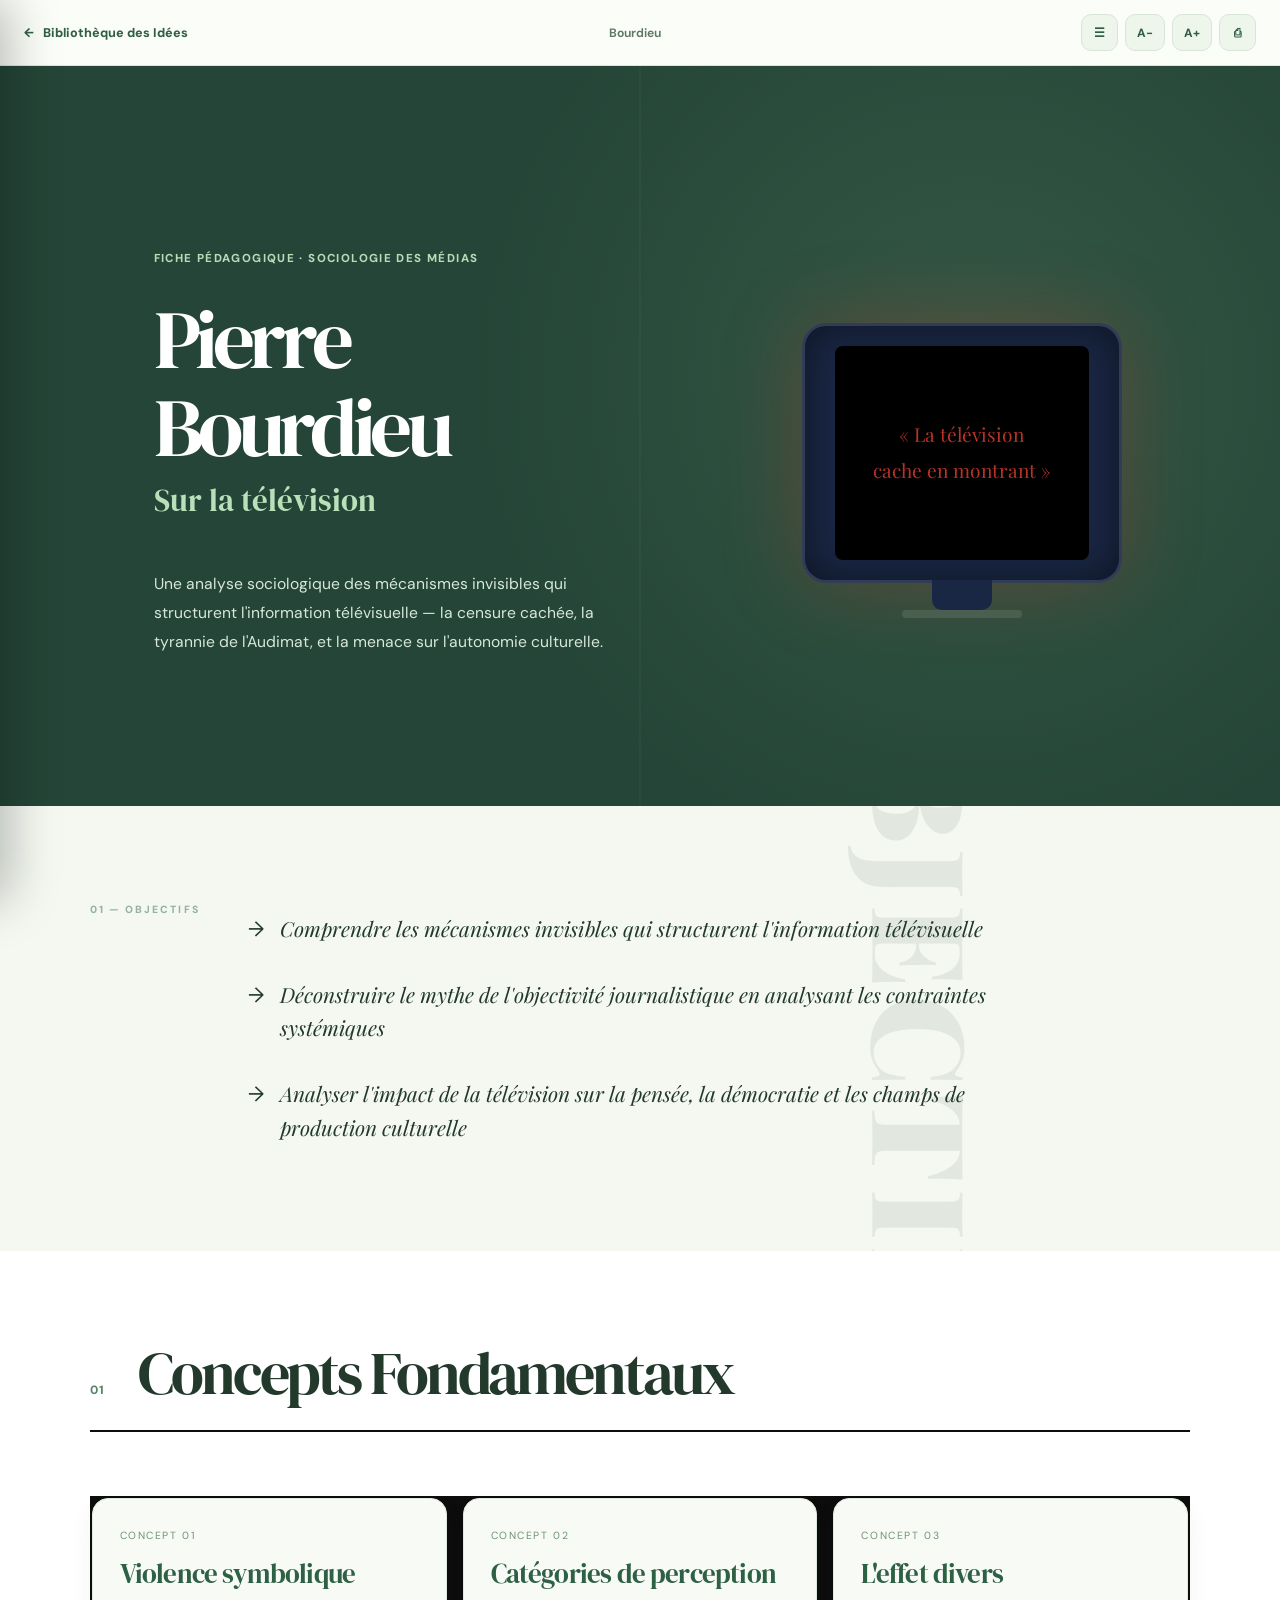
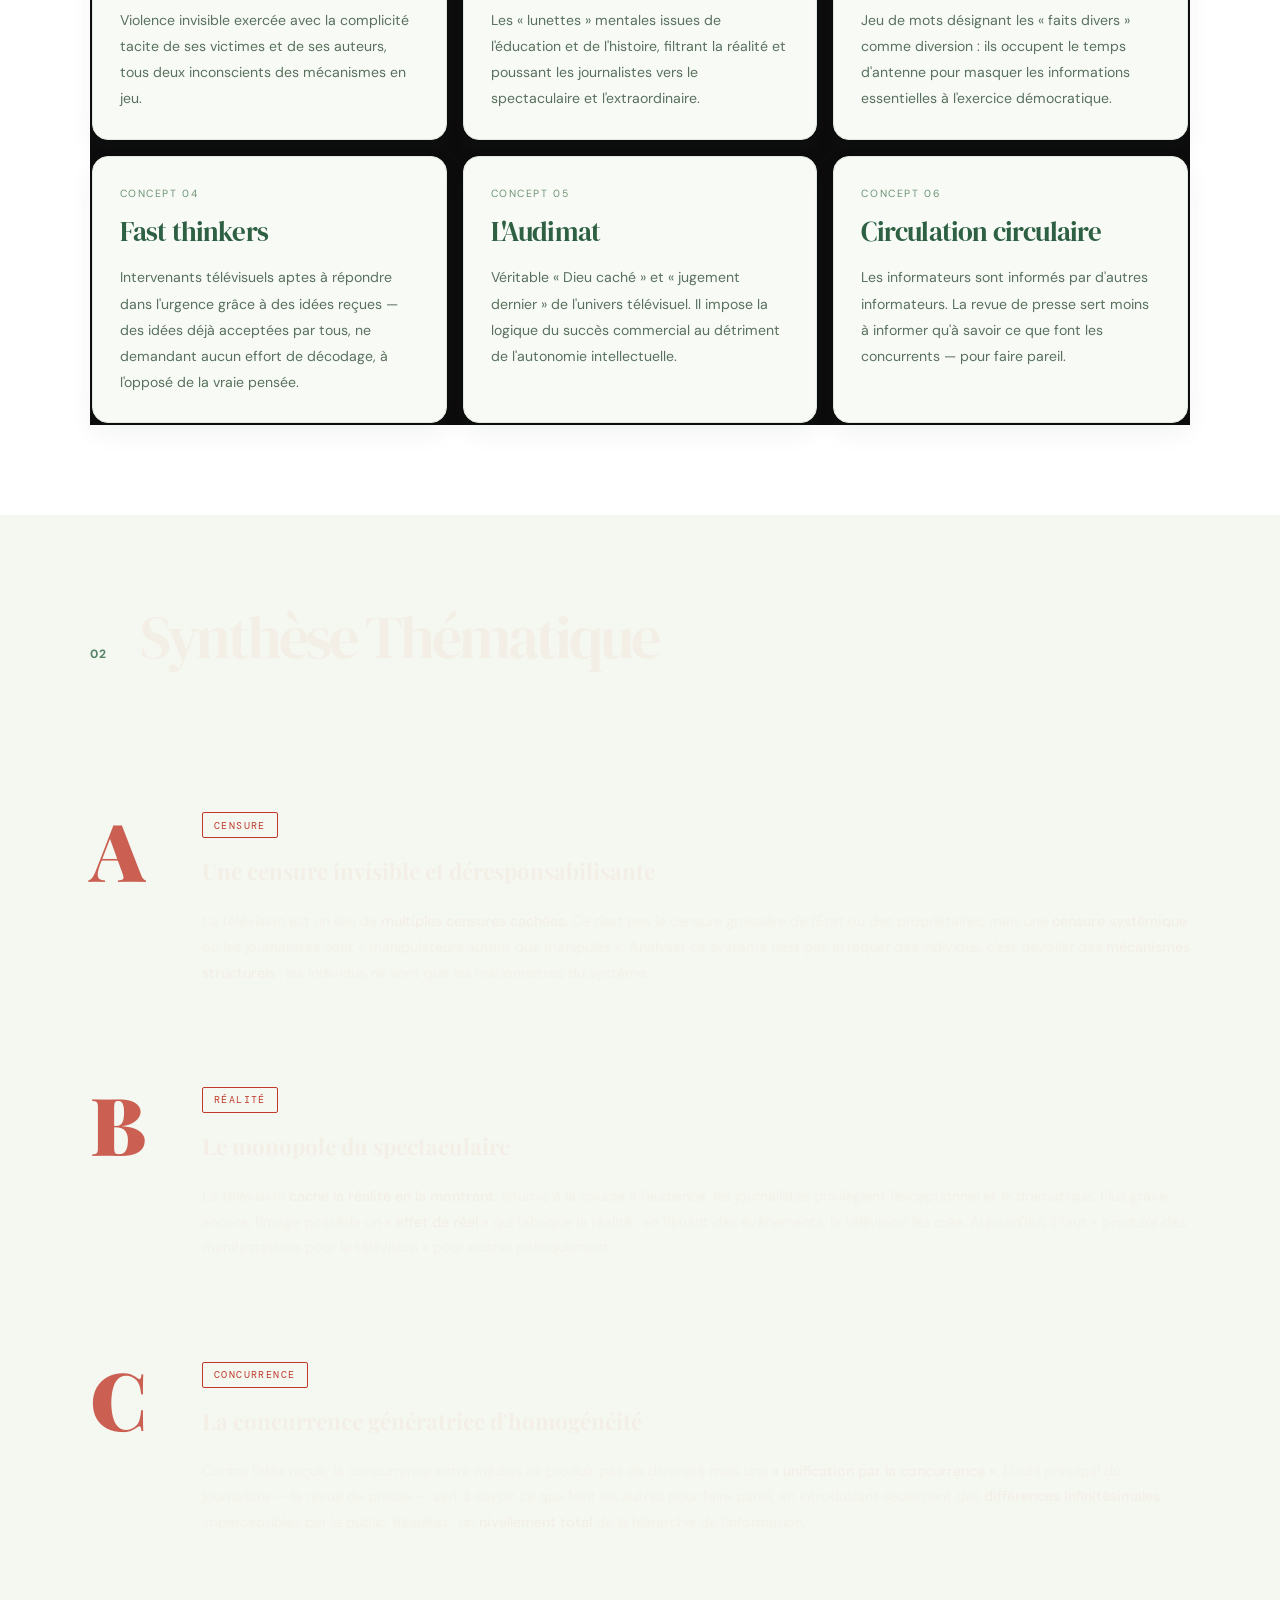
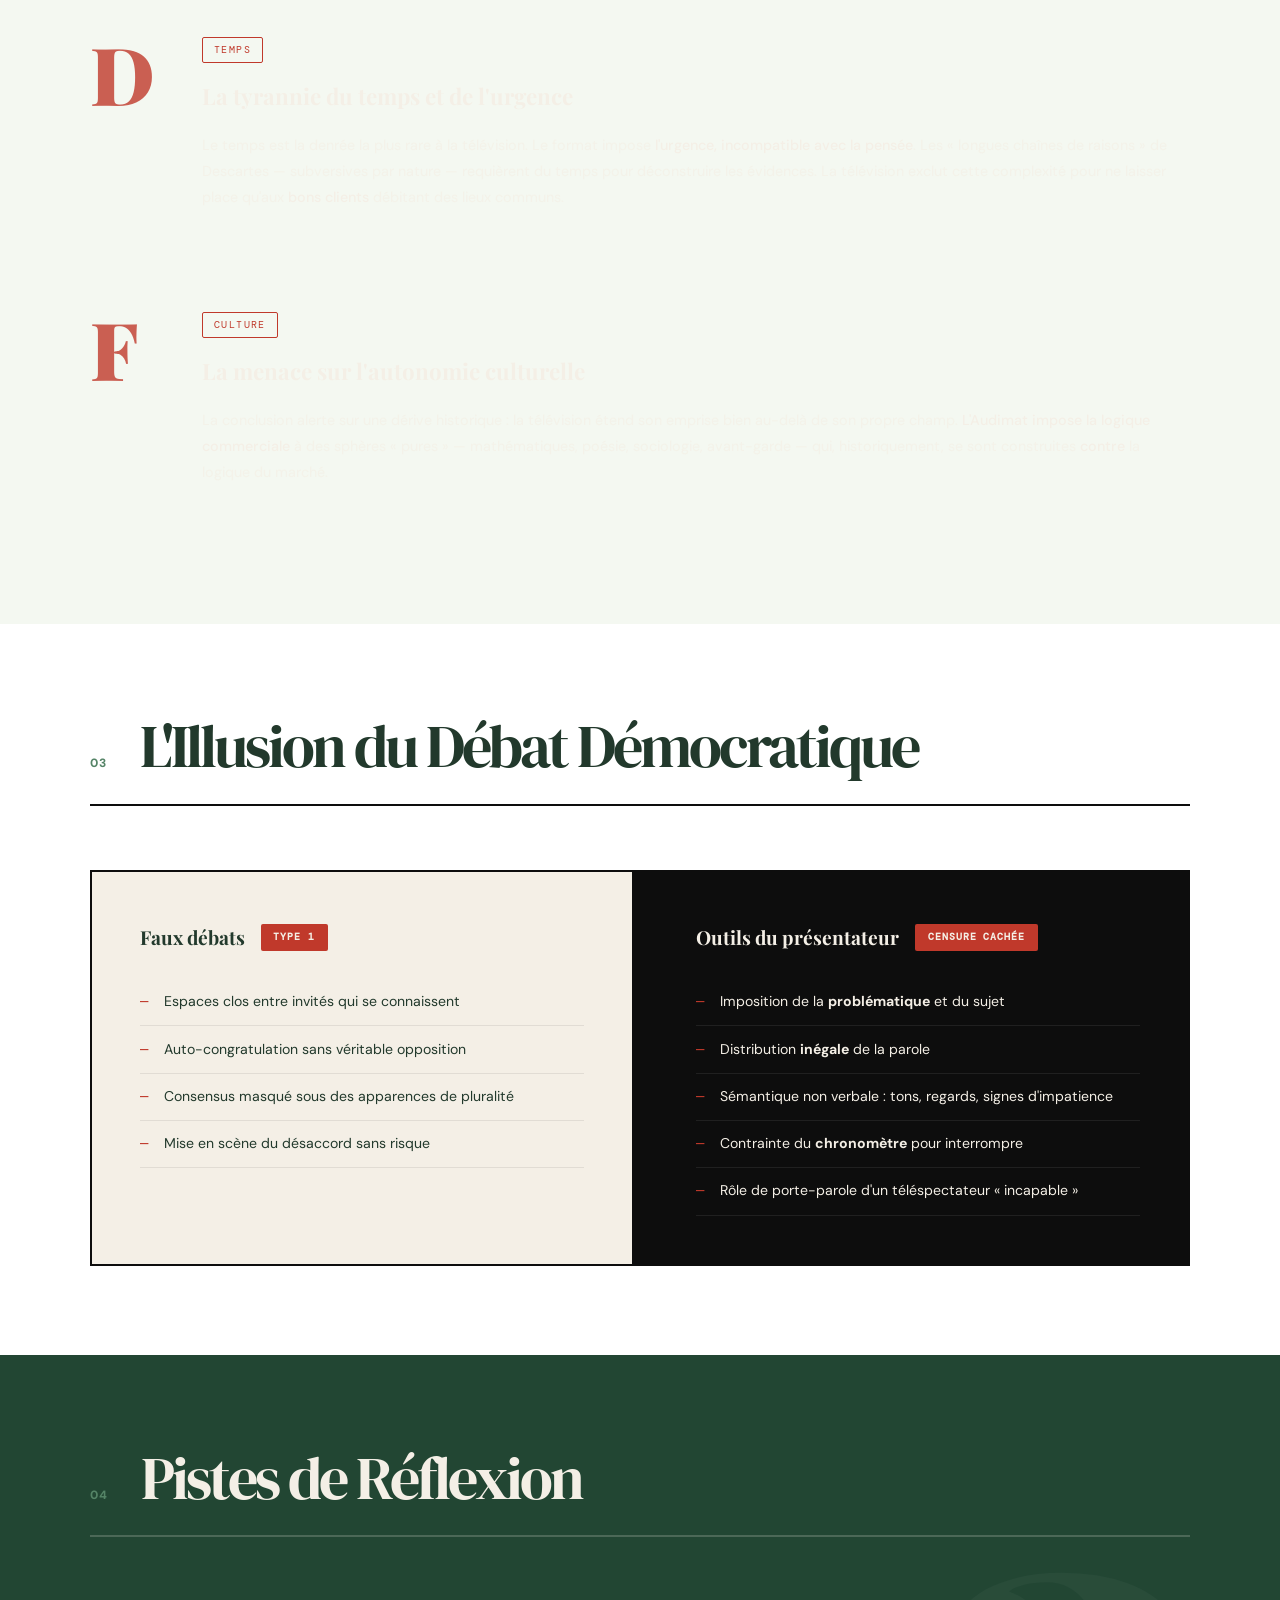
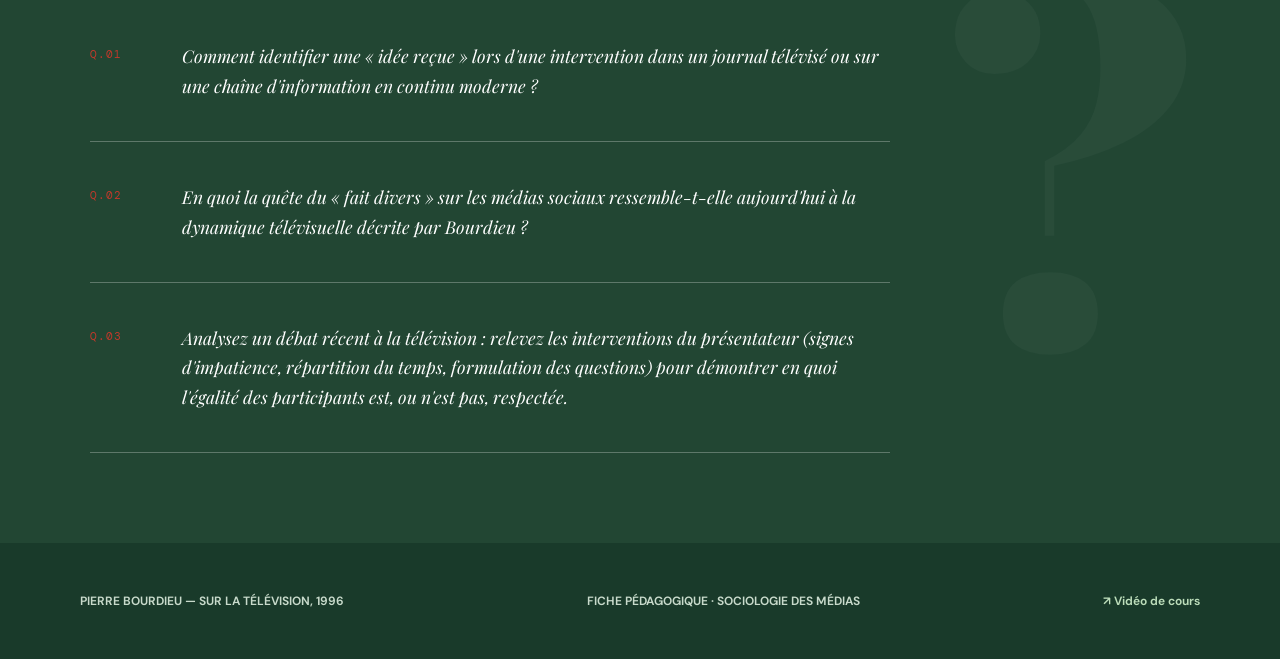
<file: bourdieu-television.html>
<!DOCTYPE html>
<html lang="fr">
<head>
<meta charset="UTF-8">
<meta name="viewport" content="width=device-width, initial-scale=1.0">
<title>Bourdieu — Sur la télévision</title>
<link href="https://fonts.googleapis.com/css2?family=Playfair+Display:ital,wght@0,400;0,700;0,900;1,400;1,700&family=DM+Sans:wght@300;400;500&family=DM+Mono:wght@400;500&display=swap" rel="stylesheet">
<style>
  :root {
    --noir: #0d0d0d;
    --creme: #f4efe6;
    --rouge: #c0392b;
    --rouge-doux: #e8d5d3;
    --gris: #8a8480;
    --gris-clair: #e8e3dc;
    --or: #b8860b;
    --tv-blue: #1a2744;
  }

  *, *::before, *::after { box-sizing: border-box; margin: 0; padding: 0; }

  html { scroll-behavior: smooth; }

  body {
    background-color: var(--creme);
    color: var(--noir);
    font-family: 'DM Sans', sans-serif;
    font-weight: 300;
    line-height: 1.7;
    overflow-x: hidden;
  }

  /* HERO */
  .hero {
    background-color: var(--noir);
    color: var(--creme);
    min-height: 100vh;
    display: grid;
    grid-template-columns: 1fr 1fr;
    position: relative;
    overflow: hidden;
  }

  .hero::before {
    content: '';
    position: absolute;
    inset: 0;
    background: repeating-linear-gradient(
      0deg,
      transparent,
      transparent 3px,
      rgba(255,255,255,0.015) 3px,
      rgba(255,255,255,0.015) 4px
    );
    pointer-events: none;
    z-index: 1;
  }

  .hero-left {
    padding: 4rem 3rem 4rem 5rem;
    display: flex;
    flex-direction: column;
    justify-content: center;
    position: relative;
    z-index: 2;
  }

  .hero-tag {
    font-family: 'DM Mono', monospace;
    font-size: 0.7rem;
    letter-spacing: 0.2em;
    text-transform: uppercase;
    color: var(--rouge);
    margin-bottom: 2rem;
    opacity: 0;
    animation: fadeUp 0.8s ease forwards 0.2s;
  }

  .hero-title {
    font-family: 'Playfair Display', serif;
    font-size: clamp(3rem, 5vw, 5.5rem);
    font-weight: 900;
    line-height: 1;
    margin-bottom: 0.5rem;
    opacity: 0;
    animation: fadeUp 0.8s ease forwards 0.4s;
  }

  .hero-subtitle {
    font-family: 'Playfair Display', serif;
    font-size: clamp(1.5rem, 2.5vw, 2.5rem);
    font-weight: 400;
    font-style: italic;
    color: var(--gris);
    margin-bottom: 3rem;
    opacity: 0;
    animation: fadeUp 0.8s ease forwards 0.6s;
  }

  .hero-desc {
    font-size: 0.95rem;
    color: rgba(244,239,230,0.7);
    max-width: 380px;
    line-height: 1.8;
    opacity: 0;
    animation: fadeUp 0.8s ease forwards 0.8s;
  }

  .hero-right {
    display: flex;
    align-items: center;
    justify-content: center;
    position: relative;
    z-index: 2;
  }

  .tv-illustration {
    width: 320px;
    height: 260px;
    background: var(--tv-blue);
    border-radius: 24px;
    border: 3px solid rgba(255,255,255,0.1);
    position: relative;
    box-shadow: 0 0 80px rgba(192,57,43,0.3), inset 0 0 40px rgba(0,0,0,0.5);
    opacity: 0;
    animation: fadeIn 1.2s ease forwards 1s;
  }

  .tv-screen {
    position: absolute;
    inset: 20px 30px;
    background: #000;
    border-radius: 8px;
    overflow: hidden;
    display: flex;
    align-items: center;
    justify-content: center;
  }

  .tv-scanlines {
    position: absolute;
    inset: 0;
    background: repeating-linear-gradient(
      0deg,
      rgba(0,0,0,0.15),
      rgba(0,0,0,0.15) 1px,
      transparent 1px,
      transparent 2px
    );
    z-index: 2;
  }

  .tv-glitch {
    font-family: 'Playfair Display', serif;
    font-size: 1.2rem;
    color: var(--rouge);
    text-align: center;
    padding: 1rem;
    animation: glitch 4s ease-in-out infinite;
    z-index: 1;
    position: relative;
  }

  .tv-stand {
    position: absolute;
    bottom: -30px;
    left: 50%;
    transform: translateX(-50%);
    width: 60px;
    height: 30px;
    background: var(--tv-blue);
    border-radius: 0 0 10px 10px;
  }

  .tv-stand::after {
    content: '';
    position: absolute;
    bottom: -8px;
    left: 50%;
    transform: translateX(-50%);
    width: 120px;
    height: 8px;
    background: rgba(255,255,255,0.1);
    border-radius: 4px;
  }

  .hero-scroll {
    position: absolute;
    bottom: 2.5rem;
    left: 5rem;
    display: flex;
    align-items: center;
    gap: 1rem;
    opacity: 0;
    animation: fadeIn 1s ease forwards 1.5s;
    z-index: 2;
  }

  .hero-scroll span {
    font-family: 'DM Mono', monospace;
    font-size: 0.65rem;
    letter-spacing: 0.15em;
    text-transform: uppercase;
    color: var(--gris);
  }

  .scroll-line {
    width: 60px;
    height: 1px;
    background: var(--gris);
    position: relative;
    overflow: hidden;
  }

  .scroll-line::after {
    content: '';
    position: absolute;
    left: -100%;
    top: 0;
    width: 100%;
    height: 100%;
    background: var(--rouge);
    animation: scrollAnim 2s ease-in-out infinite;
  }

  /* OBJECTIFS */
  .objectifs-section {
    background: var(--rouge);
    color: var(--creme);
    padding: 5rem;
    position: relative;
    overflow: hidden;
  }

  .objectifs-section::before {
    content: 'OBJECTIFS';
    position: absolute;
    right: -2rem;
    top: 50%;
    transform: translateY(-50%) rotate(90deg);
    font-family: 'Playfair Display', serif;
    font-size: 8rem;
    font-weight: 900;
    opacity: 0.08;
    letter-spacing: 0.05em;
    white-space: nowrap;
  }

  .objectifs-grid {
    display: grid;
    grid-template-columns: auto 1fr;
    gap: 0 3rem;
    max-width: 900px;
  }

  .section-label {
    font-family: 'DM Mono', monospace;
    font-size: 0.65rem;
    letter-spacing: 0.2em;
    text-transform: uppercase;
    opacity: 0.6;
    padding-top: 0.3rem;
  }

  .objectifs-list {
    list-style: none;
  }

  .objectifs-list li {
    font-family: 'Playfair Display', serif;
    font-size: 1.3rem;
    font-style: italic;
    line-height: 1.6;
    padding: 1rem 0;
    border-bottom: 1px solid rgba(244,239,230,0.2);
    position: relative;
    padding-left: 2rem;
  }

  .objectifs-list li::before {
    content: '→';
    position: absolute;
    left: 0;
    font-style: normal;
    font-family: 'DM Sans', sans-serif;
  }

  /* GLOSSAIRE */
  .glossaire-section {
    padding: 6rem 5rem;
    background: var(--creme);
  }

  .section-header {
    display: flex;
    align-items: baseline;
    gap: 2rem;
    margin-bottom: 4rem;
    border-bottom: 2px solid var(--noir);
    padding-bottom: 1.5rem;
  }

  .section-number {
    font-family: 'DM Mono', monospace;
    font-size: 0.75rem;
    letter-spacing: 0.15em;
    color: var(--rouge);
  }

  .section-title {
    font-family: 'Playfair Display', serif;
    font-size: 2.5rem;
    font-weight: 700;
  }

  .concepts-grid {
    display: grid;
    grid-template-columns: repeat(auto-fill, minmax(320px, 1fr));
    gap: 2px;
    background: var(--noir);
    border: 2px solid var(--noir);
  }

  .concept-card {
    background: var(--creme);
    padding: 2.5rem;
    position: relative;
    transition: background 0.3s ease;
    cursor: default;
  }

  .concept-card:hover {
    background: var(--noir);
    color: var(--creme);
  }

  .concept-card:hover .concept-term {
    color: var(--rouge);
  }

  .concept-card:hover .concept-number {
    color: rgba(244,239,230,0.3);
  }

  .concept-number {
    font-family: 'DM Mono', monospace;
    font-size: 0.65rem;
    letter-spacing: 0.15em;
    color: var(--gris);
    display: block;
    margin-bottom: 0.8rem;
    transition: color 0.3s;
  }

  .concept-term {
    font-family: 'Playfair Display', serif;
    font-size: 1.3rem;
    font-weight: 700;
    color: var(--noir);
    margin-bottom: 1rem;
    transition: color 0.3s;
  }

  .concept-def {
    font-size: 0.9rem;
    line-height: 1.7;
    transition: color 0.3s;
  }

  /* THEMES */
  .themes-section {
    background: #111;
    color: var(--creme);
    padding: 6rem 5rem;
  }

  .themes-section .section-title {
    color: var(--creme);
  }

  .themes-section .section-number {
    color: var(--rouge);
  }

  .themes-section .section-header {
    border-color: rgba(244,239,230,0.2);
  }

  .theme-item {
    display: grid;
    grid-template-columns: 80px 1fr;
    gap: 2rem;
    padding: 3rem 0;
    border-bottom: 1px solid rgba(244,239,230,0.1);
    position: relative;
    align-items: start;
  }

  .theme-item:last-child { border-bottom: none; }

  .theme-letter {
    font-family: 'Playfair Display', serif;
    font-size: 5rem;
    font-weight: 900;
    color: var(--rouge);
    line-height: 1;
    opacity: 0.8;
  }

  .theme-content {}

  .theme-title {
    font-family: 'Playfair Display', serif;
    font-size: 1.4rem;
    font-weight: 700;
    margin-bottom: 1rem;
    color: var(--creme);
  }

  .theme-body {
    font-size: 0.9rem;
    color: rgba(244,239,230,0.7);
    line-height: 1.8;
  }

  .theme-body strong {
    color: var(--creme);
    font-weight: 500;
  }

  .theme-tag {
    display: inline-block;
    font-family: 'DM Mono', monospace;
    font-size: 0.6rem;
    letter-spacing: 0.15em;
    text-transform: uppercase;
    color: var(--rouge);
    border: 1px solid var(--rouge);
    padding: 0.2rem 0.7rem;
    border-radius: 2px;
    margin-bottom: 0.8rem;
  }

  /* DÉBAT SECTION */
  .debat-section {
    background: var(--creme);
    padding: 6rem 5rem;
  }

  .debat-grid {
    display: grid;
    grid-template-columns: 1fr 1fr;
    gap: 2px;
    background: var(--noir);
    border: 2px solid var(--noir);
    margin-top: 3rem;
  }

  .debat-card {
    background: var(--creme);
    padding: 3rem;
  }

  .debat-card.dark {
    background: var(--noir);
    color: var(--creme);
  }

  .debat-title {
    font-family: 'Playfair Display', serif;
    font-size: 1.2rem;
    font-weight: 700;
    margin-bottom: 1.5rem;
    display: flex;
    align-items: center;
    gap: 1rem;
  }

  .debat-title .pill {
    font-family: 'DM Mono', monospace;
    font-size: 0.6rem;
    letter-spacing: 0.1em;
    text-transform: uppercase;
    background: var(--rouge);
    color: var(--creme);
    padding: 0.3rem 0.8rem;
    border-radius: 2px;
  }

  .debat-card.dark .pill {
    background: var(--rouge);
  }

  .tools-list {
    list-style: none;
  }

  .tools-list li {
    font-size: 0.88rem;
    line-height: 1.7;
    padding: 0.7rem 0;
    border-bottom: 1px solid rgba(0,0,0,0.08);
    padding-left: 1.5rem;
    position: relative;
  }

  .dark .tools-list li {
    border-color: rgba(255,255,255,0.08);
  }

  .tools-list li::before {
    content: '—';
    position: absolute;
    left: 0;
    color: var(--rouge);
    font-family: 'DM Mono', monospace;
  }

  /* RÉFLEXION */
  .reflexion-section {
    background: var(--tv-blue);
    color: var(--creme);
    padding: 6rem 5rem;
    position: relative;
    overflow: hidden;
  }

  .reflexion-section::after {
    content: '?';
    position: absolute;
    right: 5rem;
    top: 50%;
    transform: translateY(-50%);
    font-family: 'Playfair Display', serif;
    font-size: 30rem;
    font-weight: 900;
    color: rgba(255,255,255,0.03);
    line-height: 1;
    pointer-events: none;
  }

  .reflexion-section .section-header {
    border-color: rgba(244,239,230,0.2);
  }

  .questions-list {
    list-style: none;
    max-width: 800px;
    position: relative;
    z-index: 1;
  }

  .questions-list li {
    padding: 2.5rem 0;
    border-bottom: 1px solid rgba(244,239,230,0.15);
    display: grid;
    grid-template-columns: 60px 1fr;
    gap: 2rem;
    align-items: start;
  }

  .q-num {
    font-family: 'DM Mono', monospace;
    font-size: 0.7rem;
    letter-spacing: 0.1em;
    color: var(--rouge);
    padding-top: 0.2rem;
  }

  .q-text {
    font-family: 'Playfair Display', serif;
    font-size: 1.1rem;
    font-style: italic;
    line-height: 1.7;
  }

  /* FOOTER */
  footer {
    background: var(--noir);
    color: var(--gris);
    padding: 3rem 5rem;
    display: flex;
    justify-content: space-between;
    align-items: center;
    font-family: 'DM Mono', monospace;
    font-size: 0.65rem;
    letter-spacing: 0.1em;
  }

  footer span { text-transform: uppercase; }

  footer a {
    color: var(--rouge);
    text-decoration: none;
  }

  footer a:hover { color: var(--creme); }

  /* ANIMATIONS */
  @keyframes fadeUp {
    from { opacity: 0; transform: translateY(30px); }
    to   { opacity: 1; transform: translateY(0); }
  }

  @keyframes fadeIn {
    from { opacity: 0; }
    to   { opacity: 1; }
  }

  @keyframes glitch {
    0%, 95% { transform: translate(0); filter: none; }
    96%      { transform: translate(-2px, 1px); filter: hue-rotate(90deg); }
    97%      { transform: translate(2px, -1px); filter: hue-rotate(-90deg); }
    98%      { transform: translate(-1px, 0); filter: brightness(1.5); }
    99%      { transform: translate(1px, 1px); filter: none; }
    100%     { transform: translate(0); filter: none; }
  }

  @keyframes scrollAnim {
    0%   { left: -100%; }
    100% { left: 100%; }
  }

  /* Scroll reveal */
  .reveal {
    opacity: 0;
    transform: translateY(25px);
    transition: opacity 0.7s ease, transform 0.7s ease;
  }

  .reveal.visible {
    opacity: 1;
    transform: translateY(0);
  }

  /* RESPONSIVE */
  @media (max-width: 900px) {
    .hero { grid-template-columns: 1fr; min-height: auto; }
    .hero-left { padding: 4rem 2rem 2rem; }
    .hero-right { padding: 2rem; }
    .tv-illustration { width: 240px; height: 200px; }
    .hero-scroll { left: 2rem; }
    .objectifs-section,
    .glossaire-section,
    .themes-section,
    .debat-section,
    .reflexion-section { padding: 4rem 2rem; }
    .objectifs-grid { grid-template-columns: 1fr; }
    .section-label { display: none; }
    .debat-grid { grid-template-columns: 1fr; }
    footer { flex-direction: column; gap: 1rem; text-align: center; }
    .concepts-grid { grid-template-columns: 1fr; }
  }
</style>
<link rel="stylesheet" href="legacy.css">
</head>
<body>

<!-- HERO -->
<section class="hero">
  <div class="hero-left">
    <span class="hero-tag">Fiche Pédagogique · Sociologie des Médias</span>
    <h1 class="hero-title">Pierre<br>Bourdieu</h1>
    <p class="hero-subtitle">Sur la télévision</p>
    <p class="hero-desc">Une analyse sociologique des mécanismes invisibles qui structurent l'information télévisuelle — la censure cachée, la tyrannie de l'Audimat, et la menace sur l'autonomie culturelle.</p>
  </div>
  <div class="hero-right">
    <div class="tv-illustration">
      <div class="tv-screen">
        <div class="tv-scanlines"></div>
        <div class="tv-glitch">«&nbsp;La télévision<br>cache en montrant&nbsp;»</div>
      </div>
      <div class="tv-stand"></div>
    </div>
  </div>
  <div class="hero-scroll">
    <div class="scroll-line"></div>
    <span>Scroll pour explorer</span>
  </div>
</section>

<!-- OBJECTIFS -->
<section class="objectifs-section">
  <div class="objectifs-grid reveal">
    <span class="section-label">01 — Objectifs</span>
    <ul class="objectifs-list">
      <li>Comprendre les mécanismes invisibles qui structurent l'information télévisuelle</li>
      <li>Déconstruire le mythe de l'objectivité journalistique en analysant les contraintes systémiques</li>
      <li>Analyser l'impact de la télévision sur la pensée, la démocratie et les champs de production culturelle</li>
    </ul>
  </div>
</section>

<!-- GLOSSAIRE -->
<section class="glossaire-section">
  <div class="section-header reveal">
    <span class="section-number">01</span>
    <h2 class="section-title">Concepts Fondamentaux</h2>
  </div>
  <div class="concepts-grid reveal">
    <div class="concept-card">
      <span class="concept-number">CONCEPT 01</span>
      <div class="concept-term">Violence symbolique</div>
      <p class="concept-def">Violence invisible exercée avec la complicité tacite de ses victimes et de ses auteurs, tous deux inconscients des mécanismes en jeu.</p>
    </div>
    <div class="concept-card">
      <span class="concept-number">CONCEPT 02</span>
      <div class="concept-term">Catégories de perception</div>
      <p class="concept-def">Les « lunettes » mentales issues de l'éducation et de l'histoire, filtrant la réalité et poussant les journalistes vers le spectaculaire et l'extraordinaire.</p>
    </div>
    <div class="concept-card">
      <span class="concept-number">CONCEPT 03</span>
      <div class="concept-term">L'effet divers</div>
      <p class="concept-def">Jeu de mots désignant les « faits divers » comme diversion : ils occupent le temps d'antenne pour masquer les informations essentielles à l'exercice démocratique.</p>
    </div>
    <div class="concept-card">
      <span class="concept-number">CONCEPT 04</span>
      <div class="concept-term">Fast thinkers</div>
      <p class="concept-def">Intervenants télévisuels aptes à répondre dans l'urgence grâce à des idées reçues — des idées déjà acceptées par tous, ne demandant aucun effort de décodage, à l'opposé de la vraie pensée.</p>
    </div>
    <div class="concept-card">
      <span class="concept-number">CONCEPT 05</span>
      <div class="concept-term">L'Audimat</div>
      <p class="concept-def">Véritable « Dieu caché » et « jugement dernier » de l'univers télévisuel. Il impose la logique du succès commercial au détriment de l'autonomie intellectuelle.</p>
    </div>
    <div class="concept-card">
      <span class="concept-number">CONCEPT 06</span>
      <div class="concept-term">Circulation circulaire</div>
      <p class="concept-def">Les informateurs sont informés par d'autres informateurs. La revue de presse sert moins à informer qu'à savoir ce que font les concurrents — pour faire pareil.</p>
    </div>
  </div>
</section>

<!-- THEMES -->
<section class="themes-section">
  <div class="section-header reveal">
    <span class="section-number">02</span>
    <h2 class="section-title">Synthèse Thématique</h2>
  </div>

  <div class="theme-item reveal">
    <div class="theme-letter">A</div>
    <div class="theme-content">
      <span class="theme-tag">Censure</span>
      <div class="theme-title">Une censure invisible et déresponsabilisante</div>
      <p class="theme-body">La télévision est un lieu de <strong>multiples censures cachées</strong>. Ce n'est pas la censure grossière de l'État ou des propriétaires, mais une <strong>censure systémique</strong> où les journalistes sont « manipulateurs autant que manipulés ». Analyser ce système n'est pas attaquer des individus, c'est dévoiler des <strong>mécanismes structurels</strong> : les individus ne sont que les marionnettes du système.</p>
    </div>
  </div>

  <div class="theme-item reveal">
    <div class="theme-letter">B</div>
    <div class="theme-content">
      <span class="theme-tag">Réalité</span>
      <div class="theme-title">Le monopole du spectaculaire</div>
      <p class="theme-body">La télévision <strong>cache la réalité en la montrant</strong>. Soumis à la course à l'audience, les journalistes privilégient l'exceptionnel et le dramatique. Plus grave encore, l'image possède un <strong>« effet de réel »</strong> qui fabrique la réalité : en filmant des événements, la télévision les crée. Aujourd'hui, il faut « produire des manifestations pour la télévision » pour exister politiquement.</p>
    </div>
  </div>

  <div class="theme-item reveal">
    <div class="theme-letter">C</div>
    <div class="theme-content">
      <span class="theme-tag">Concurrence</span>
      <div class="theme-title">La concurrence génératrice d'homogénéité</div>
      <p class="theme-body">Contre l'idée reçue, la concurrence entre médias ne produit pas de diversité mais une <strong>« unification par la concurrence »</strong>. L'outil principal du journaliste — la revue de presse — sert à savoir ce que font les autres pour faire pareil, en introduisant seulement des <strong>différences infinitésimales</strong> imperceptibles par le public. Résultat : un <strong>nivellement total</strong> de la hiérarchie de l'information.</p>
    </div>
  </div>

  <div class="theme-item reveal">
    <div class="theme-letter">D</div>
    <div class="theme-content">
      <span class="theme-tag">Temps</span>
      <div class="theme-title">La tyrannie du temps et de l'urgence</div>
      <p class="theme-body">Le temps est la denrée la plus rare à la télévision. Le format impose <strong>l'urgence, incompatible avec la pensée</strong>. Les « longues chaînes de raisons » de Descartes — subversives par nature — requièrent du temps pour déconstruire les évidences. La télévision exclut cette complexité pour ne laisser place qu'aux <strong>bons clients</strong> débitant des lieux communs.</p>
    </div>
  </div>

  <div class="theme-item reveal">
    <div class="theme-letter">F</div>
    <div class="theme-content">
      <span class="theme-tag">Culture</span>
      <div class="theme-title">La menace sur l'autonomie culturelle</div>
      <p class="theme-body">La conclusion alerte sur une dérive historique : la télévision étend son emprise bien au-delà de son propre champ. <strong>L'Audimat impose la logique commerciale</strong> à des sphères « pures » — mathématiques, poésie, sociologie, avant-garde — qui, historiquement, se sont construites <strong>contre</strong> la logique du marché.</p>
    </div>
  </div>
</section>

<!-- DÉBAT -->
<section class="debat-section">
  <div class="section-header reveal">
    <span class="section-number">03</span>
    <h2 class="section-title">L'Illusion du Débat Démocratique</h2>
  </div>
  <div class="debat-grid reveal">
    <div class="debat-card">
      <div class="debat-title">
        Faux débats
        <span class="pill">Type 1</span>
      </div>
      <ul class="tools-list">
        <li>Espaces clos entre invités qui se connaissent</li>
        <li>Auto-congratulation sans véritable opposition</li>
        <li>Consensus masqué sous des apparences de pluralité</li>
        <li>Mise en scène du désaccord sans risque</li>
      </ul>
    </div>
    <div class="debat-card dark">
      <div class="debat-title">
        Outils du présentateur
        <span class="pill">Censure cachée</span>
      </div>
      <ul class="tools-list">
        <li>Imposition de la <strong>problématique</strong> et du sujet</li>
        <li>Distribution <strong>inégale</strong> de la parole</li>
        <li>Sémantique non verbale : tons, regards, signes d'impatience</li>
        <li>Contrainte du <strong>chronomètre</strong> pour interrompre</li>
        <li>Rôle de porte-parole d'un téléspectateur « incapable »</li>
      </ul>
    </div>
  </div>
</section>

<!-- RÉFLEXION -->
<section class="reflexion-section">
  <div class="section-header reveal">
    <span class="section-number">04</span>
    <h2 class="section-title" style="color:var(--creme)">Pistes de Réflexion</h2>
  </div>
  <ul class="questions-list">
    <li class="reveal">
      <span class="q-num">Q.01</span>
      <span class="q-text">Comment identifier une « idée reçue » lors d'une intervention dans un journal télévisé ou sur une chaîne d'information en continu moderne ?</span>
    </li>
    <li class="reveal">
      <span class="q-num">Q.02</span>
      <span class="q-text">En quoi la quête du « fait divers » sur les médias sociaux ressemble-t-elle aujourd'hui à la dynamique télévisuelle décrite par Bourdieu ?</span>
    </li>
    <li class="reveal">
      <span class="q-num">Q.03</span>
      <span class="q-text">Analysez un débat récent à la télévision : relevez les interventions du présentateur (signes d'impatience, répartition du temps, formulation des questions) pour démontrer en quoi l'égalité des participants est, ou n'est pas, respectée.</span>
    </li>
  </ul>
</section>

<!-- FOOTER -->
<footer>
  <span>Pierre Bourdieu — Sur la télévision, 1996</span>
  <span>Fiche pédagogique · Sociologie des médias</span>
  <a href="https://youtu.be/vcc6AEpjdcY?si=BbHJ19UsRTAkHFD6" target="_blank">↗ Vidéo de cours</a>
</footer>

<script>
  // Scroll reveal
  const observer = new IntersectionObserver((entries) => {
    entries.forEach((e, i) => {
      if (e.isIntersecting) {
        setTimeout(() => e.target.classList.add('visible'), i * 80);
        observer.unobserve(e.target);
      }
    });
  }, { threshold: 0.1 });

  document.querySelectorAll('.reveal').forEach(el => observer.observe(el));
</script>

<script src="legacy.js" defer></script>
</body>
</html>
</file>
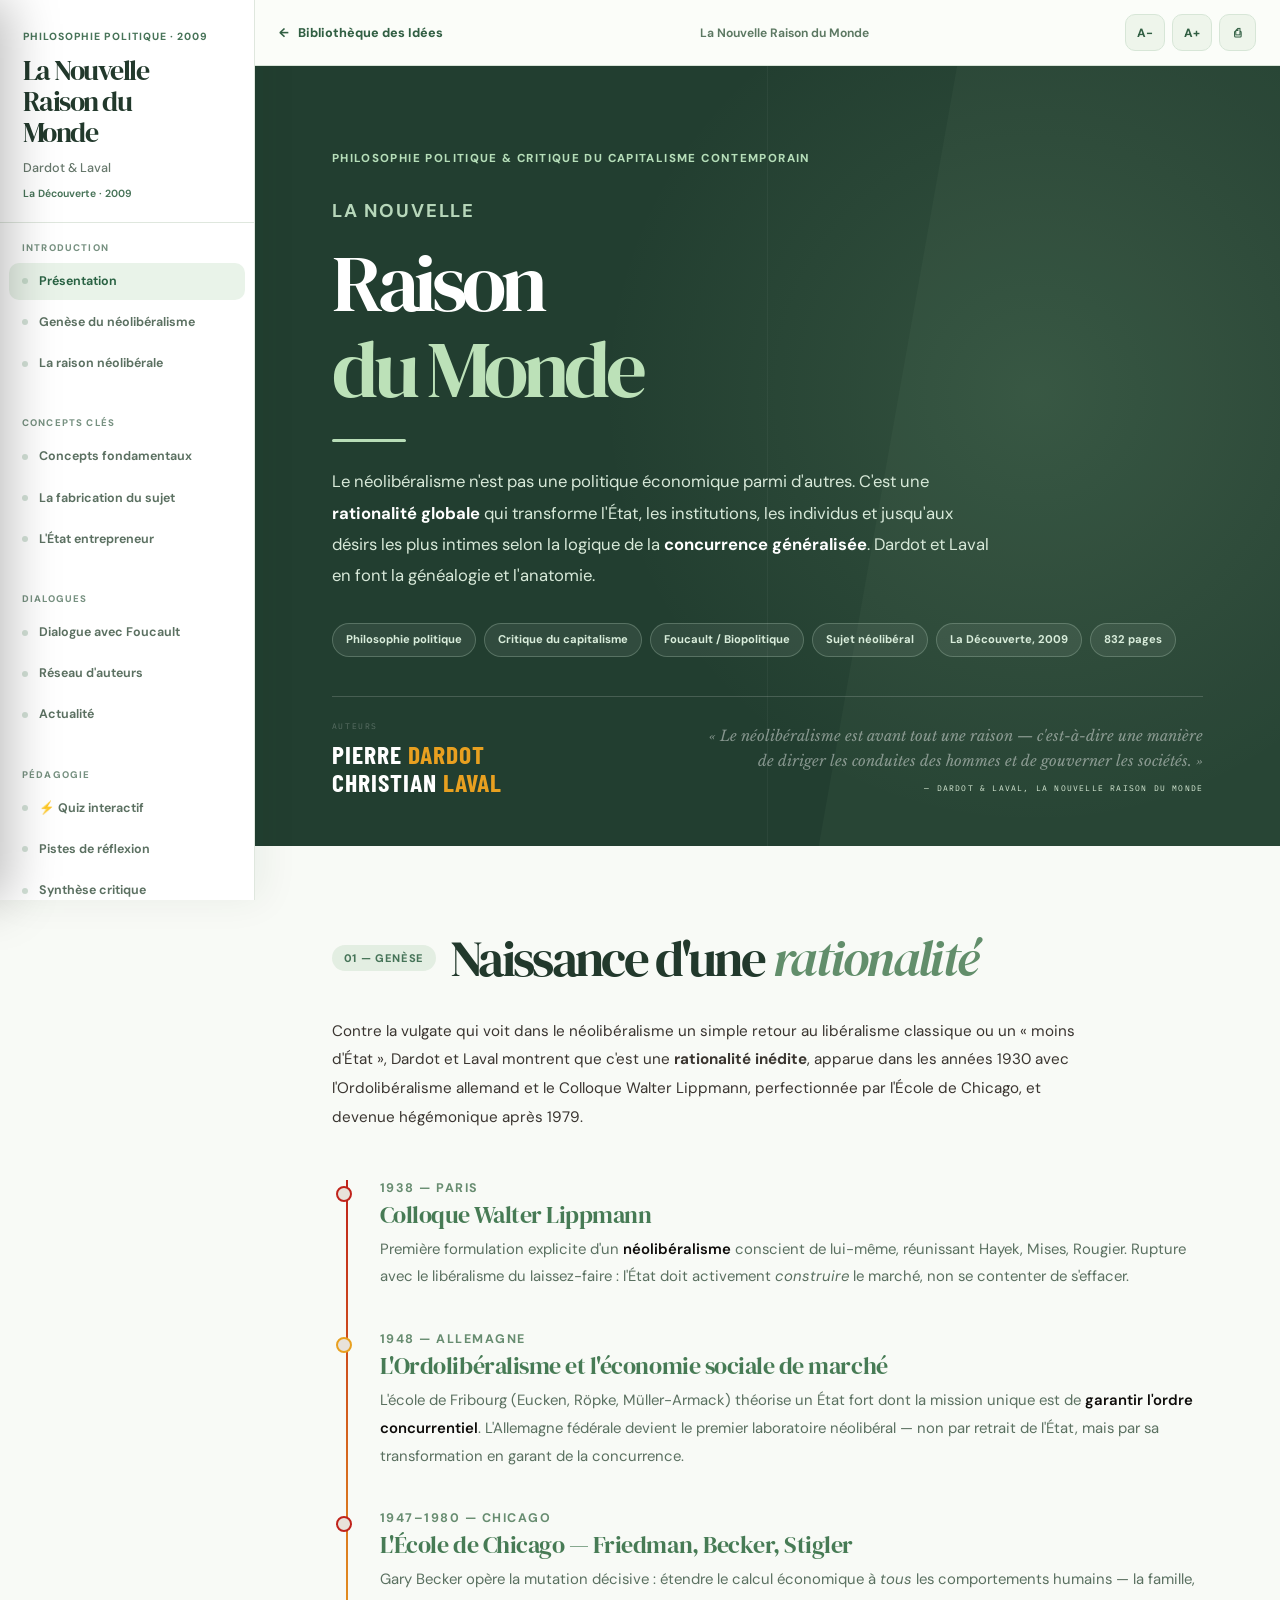
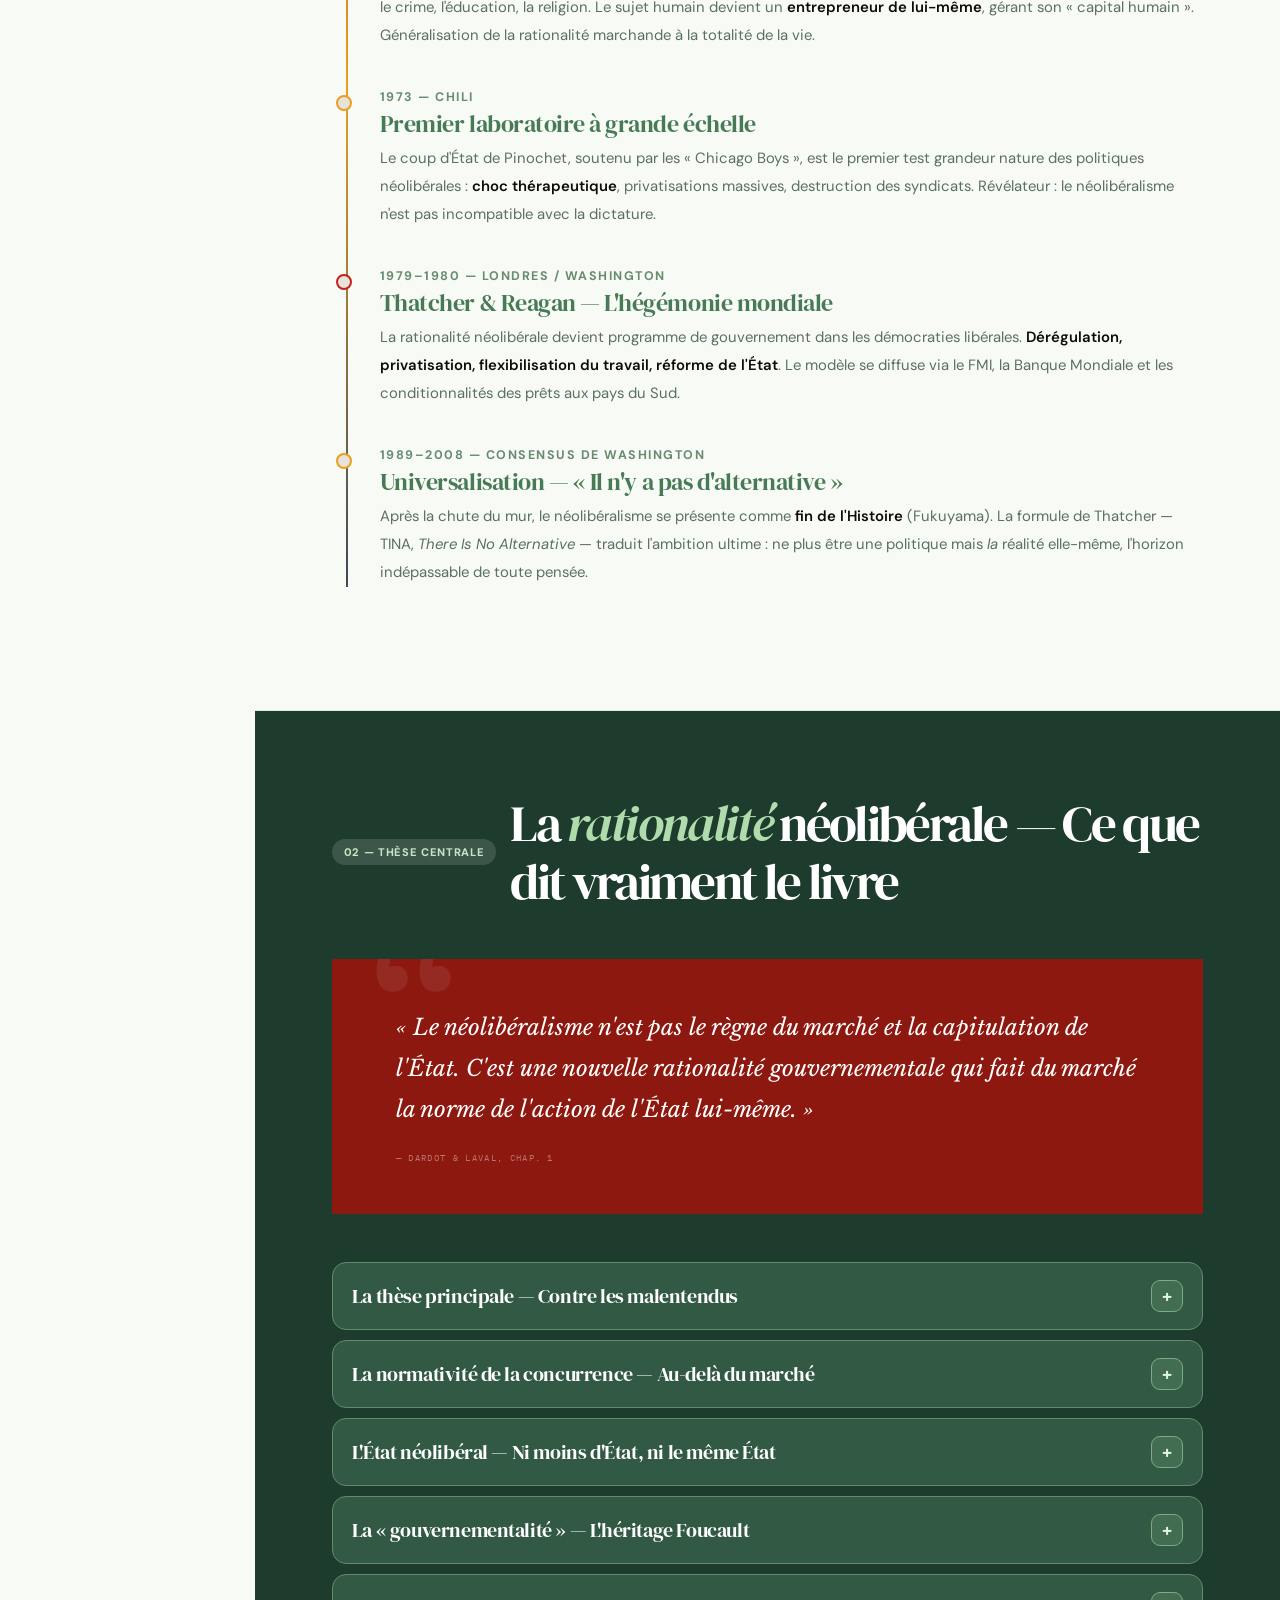
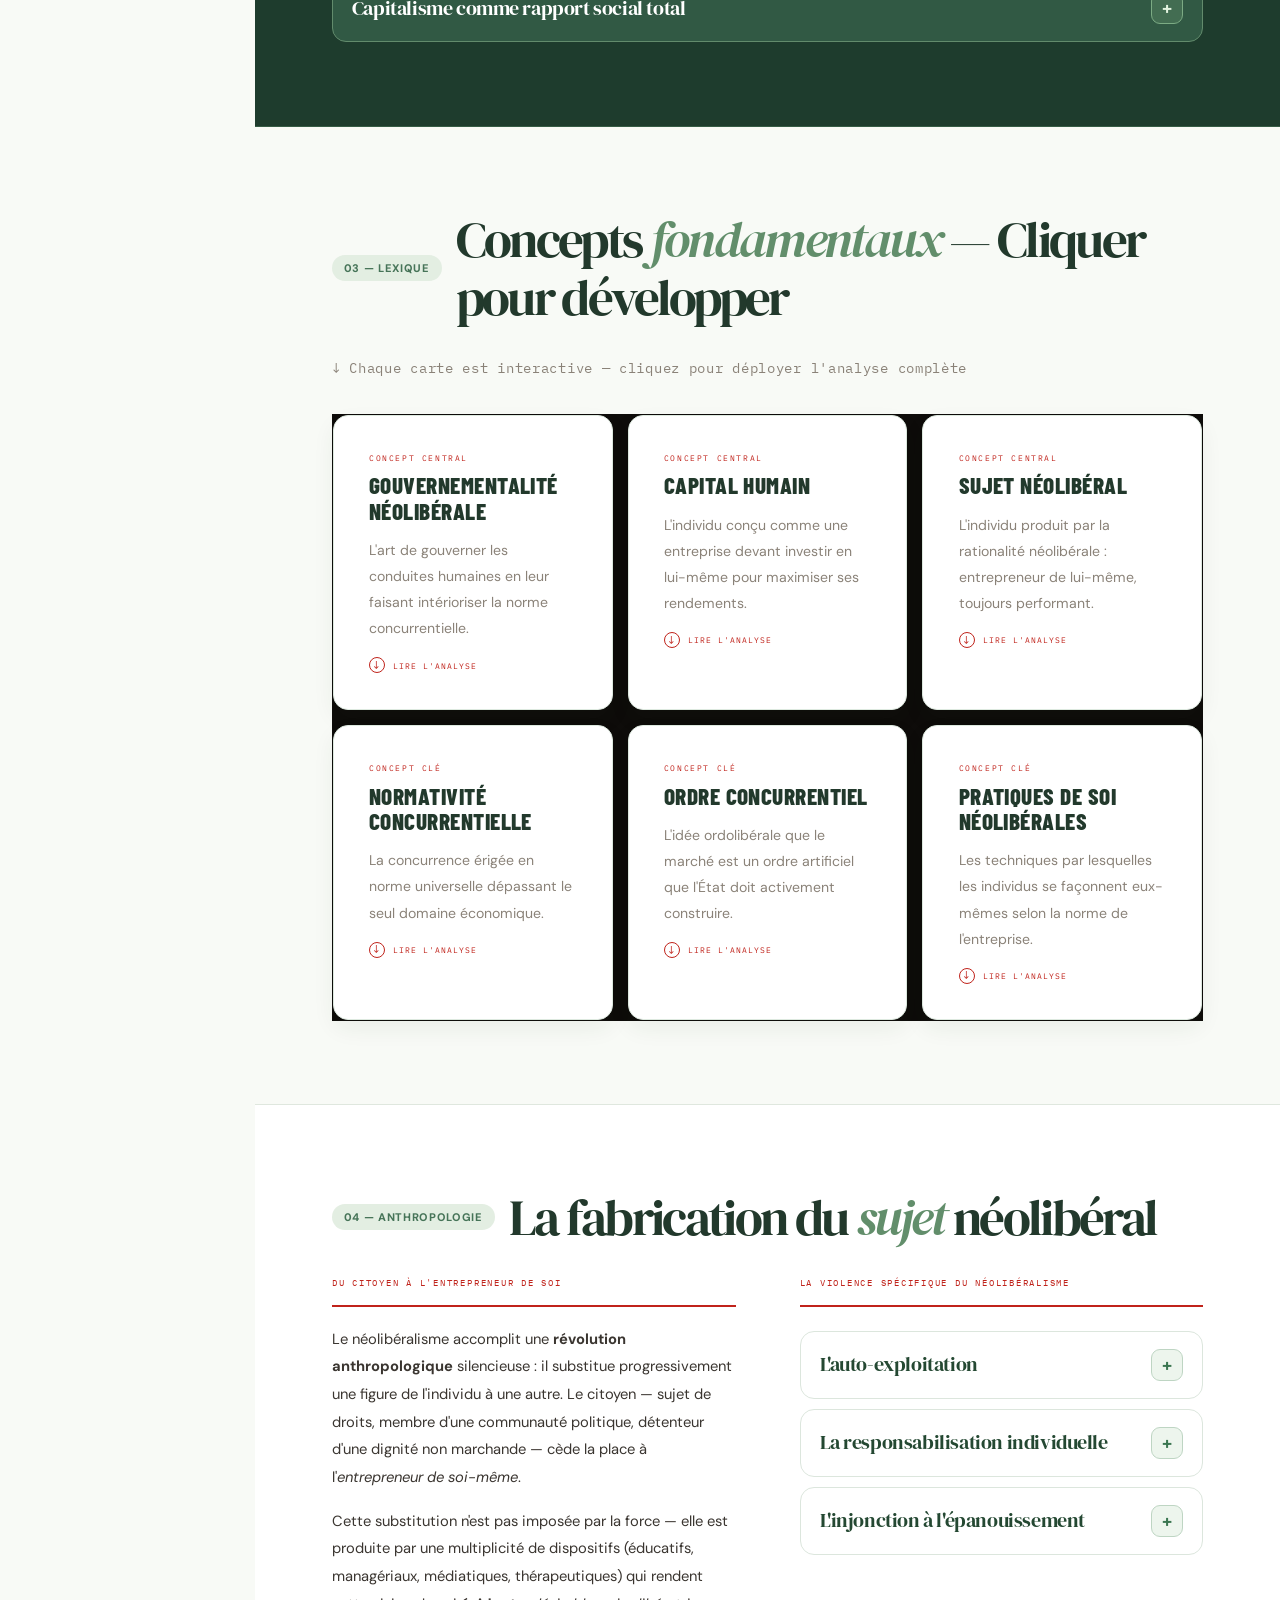
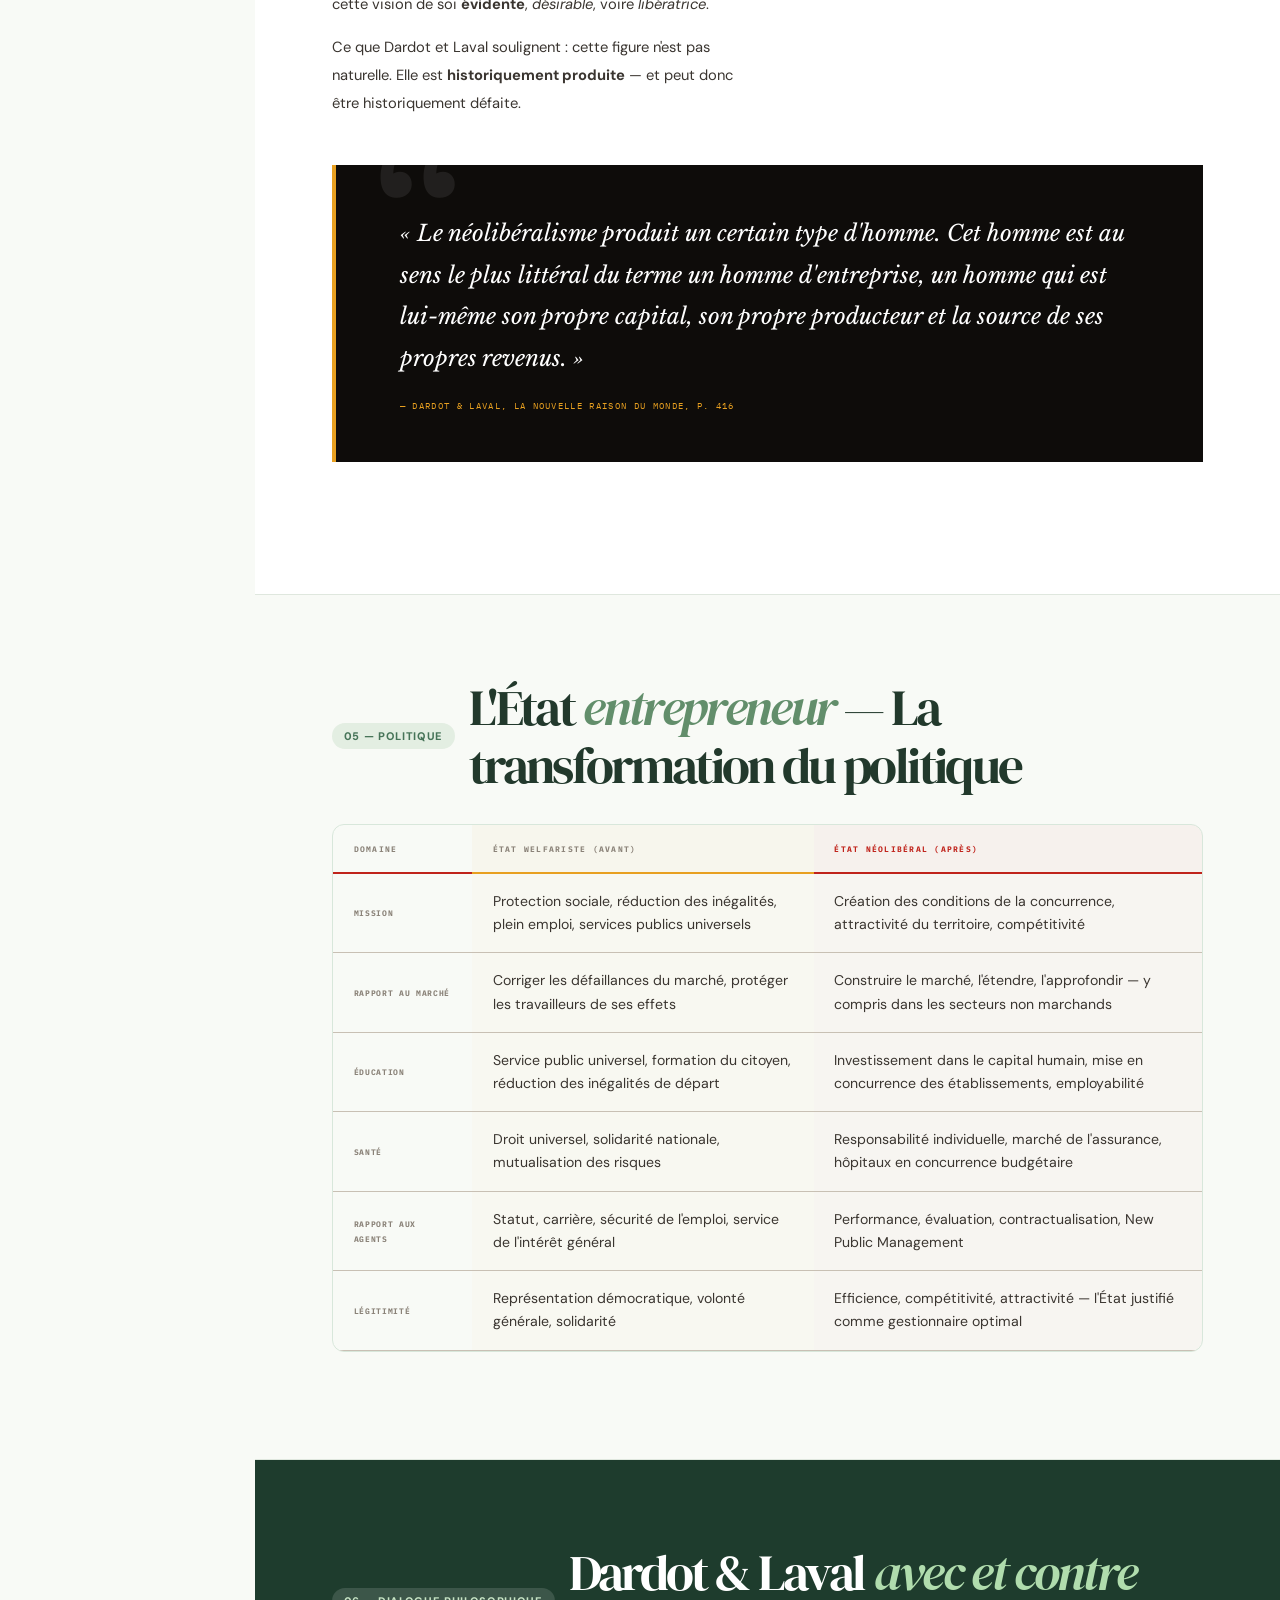
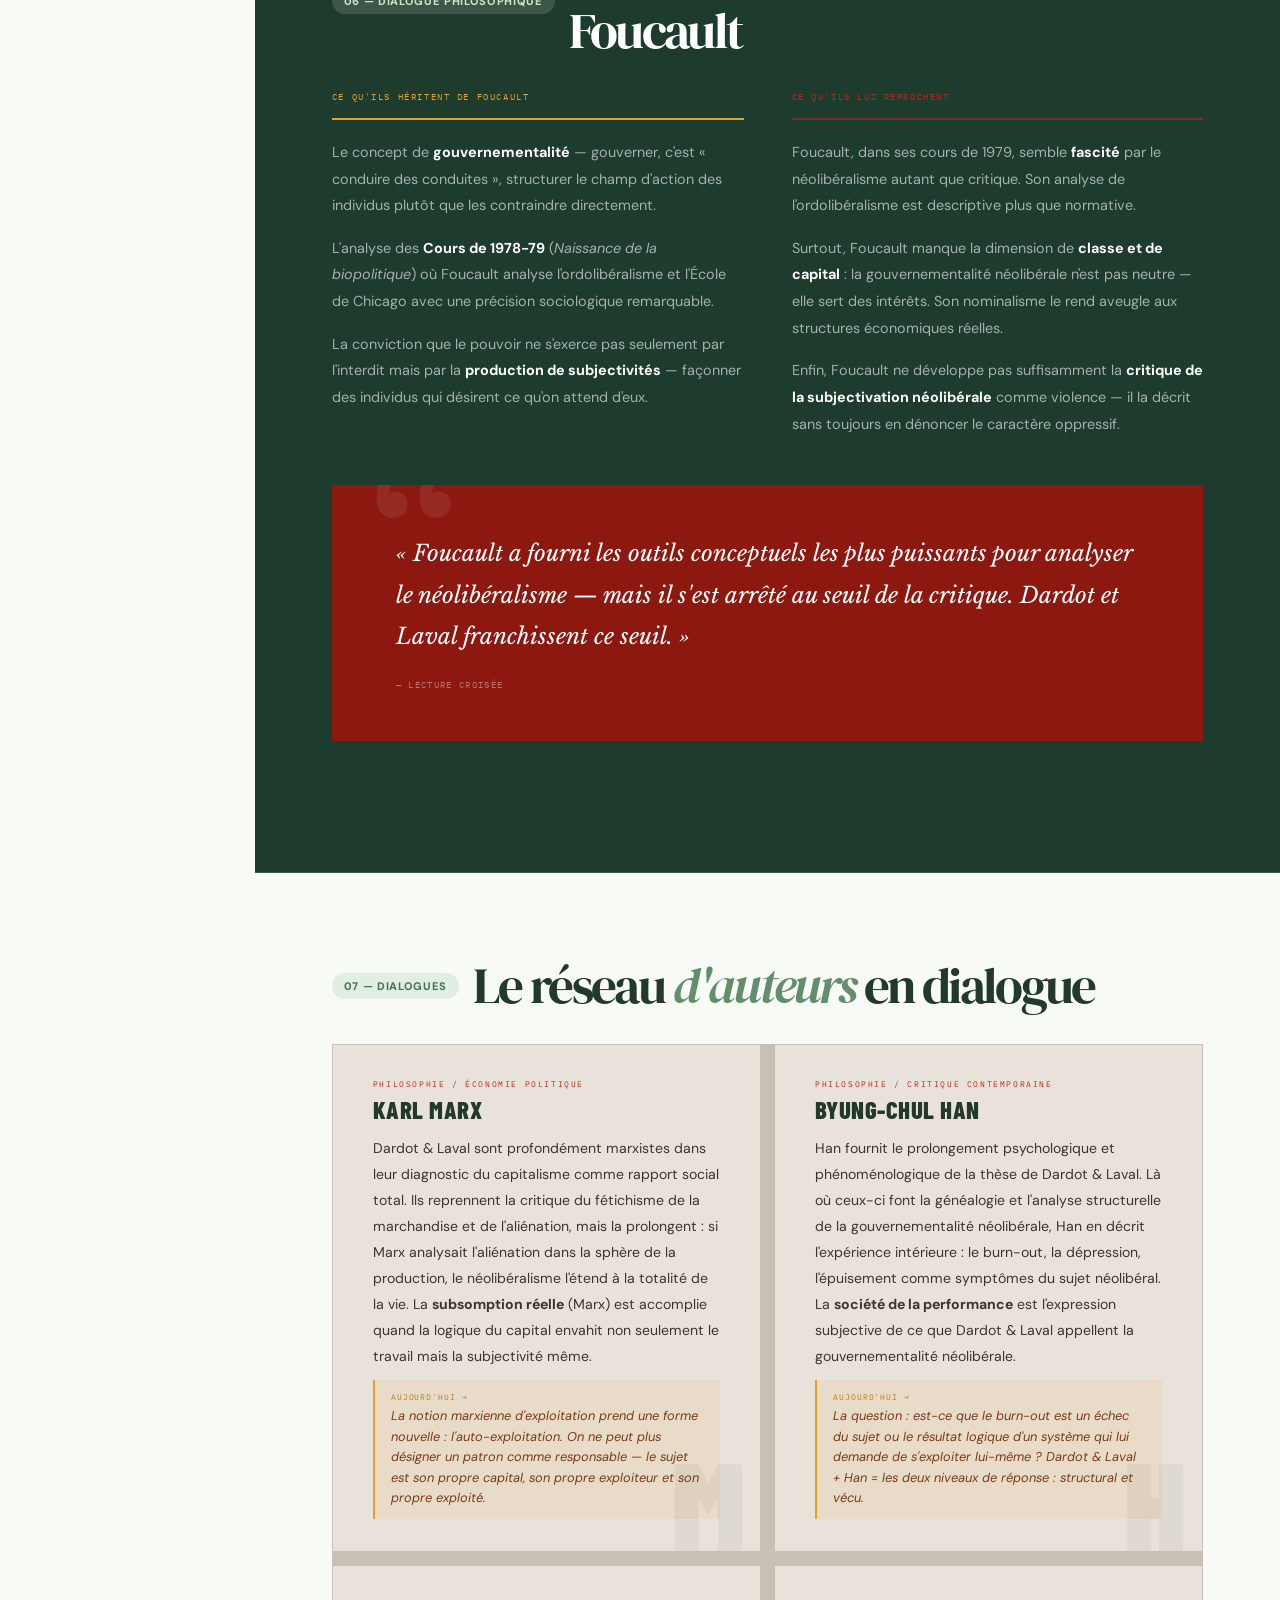
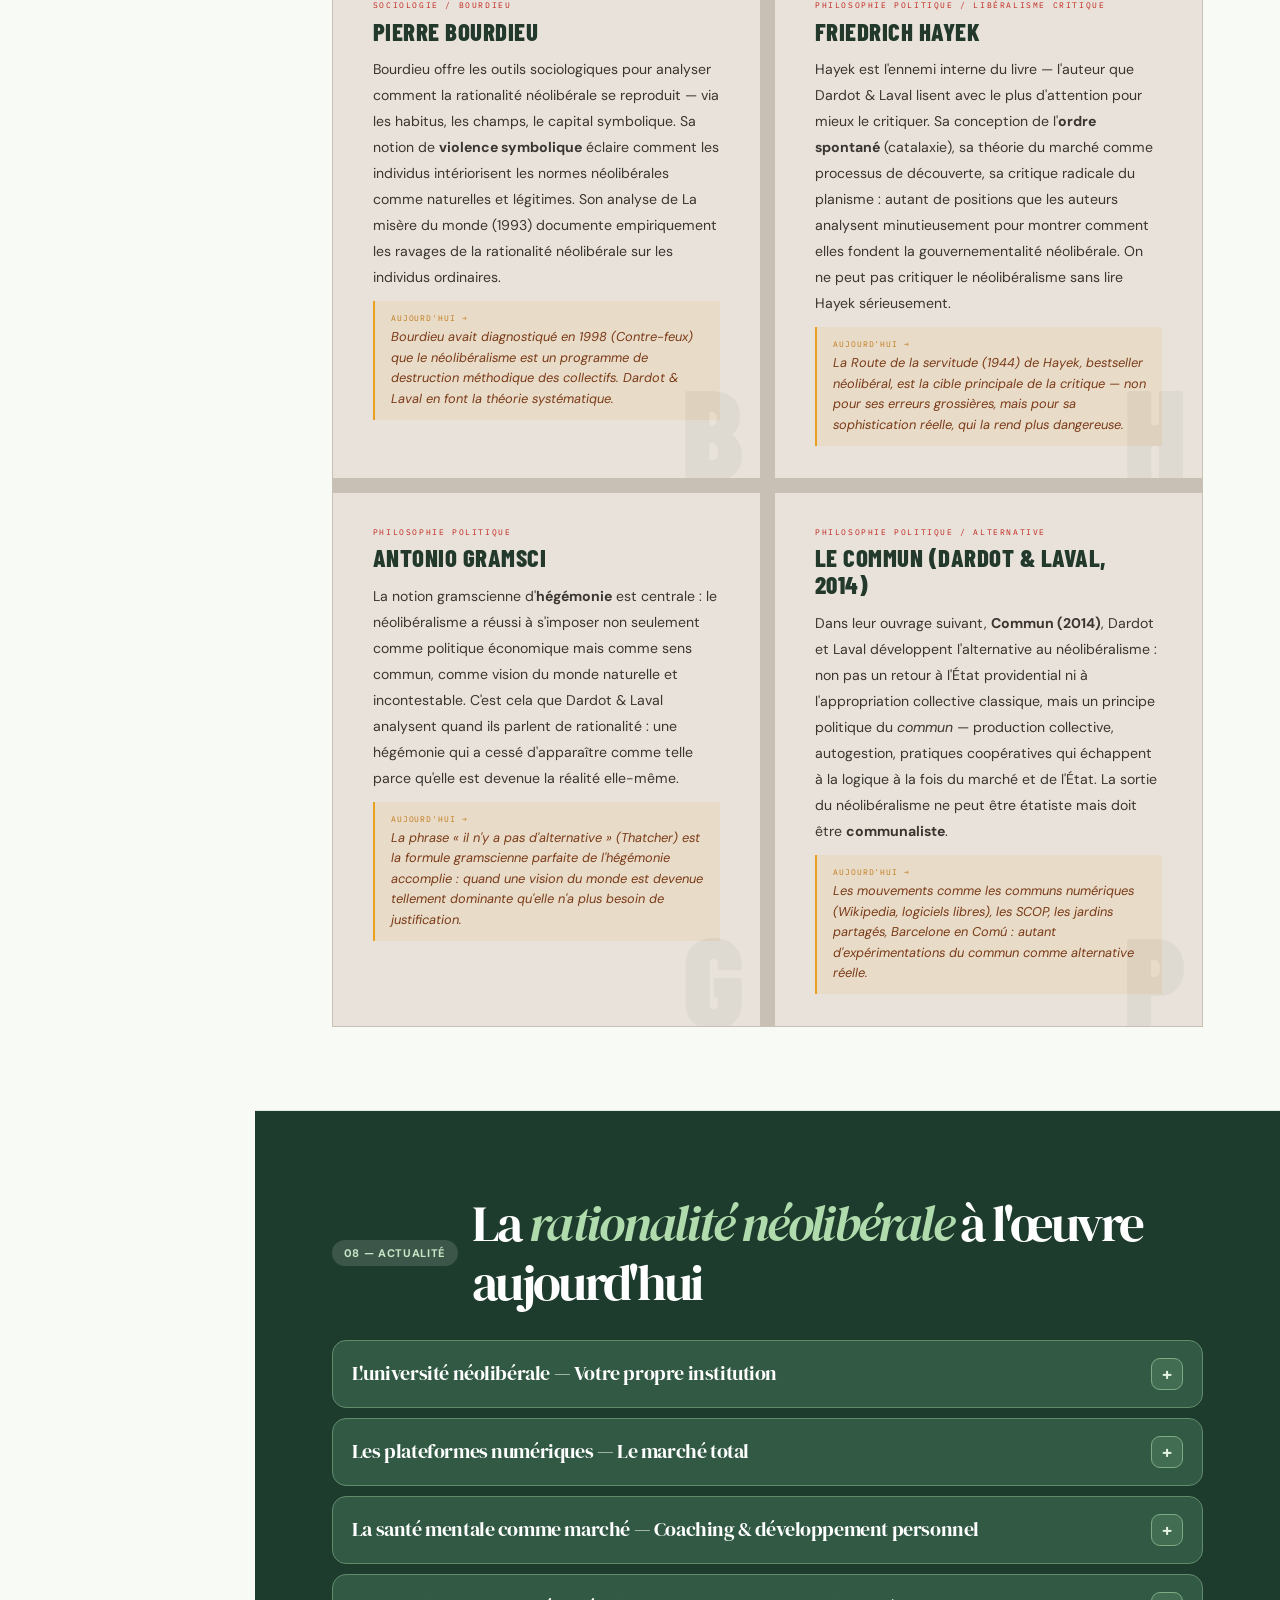
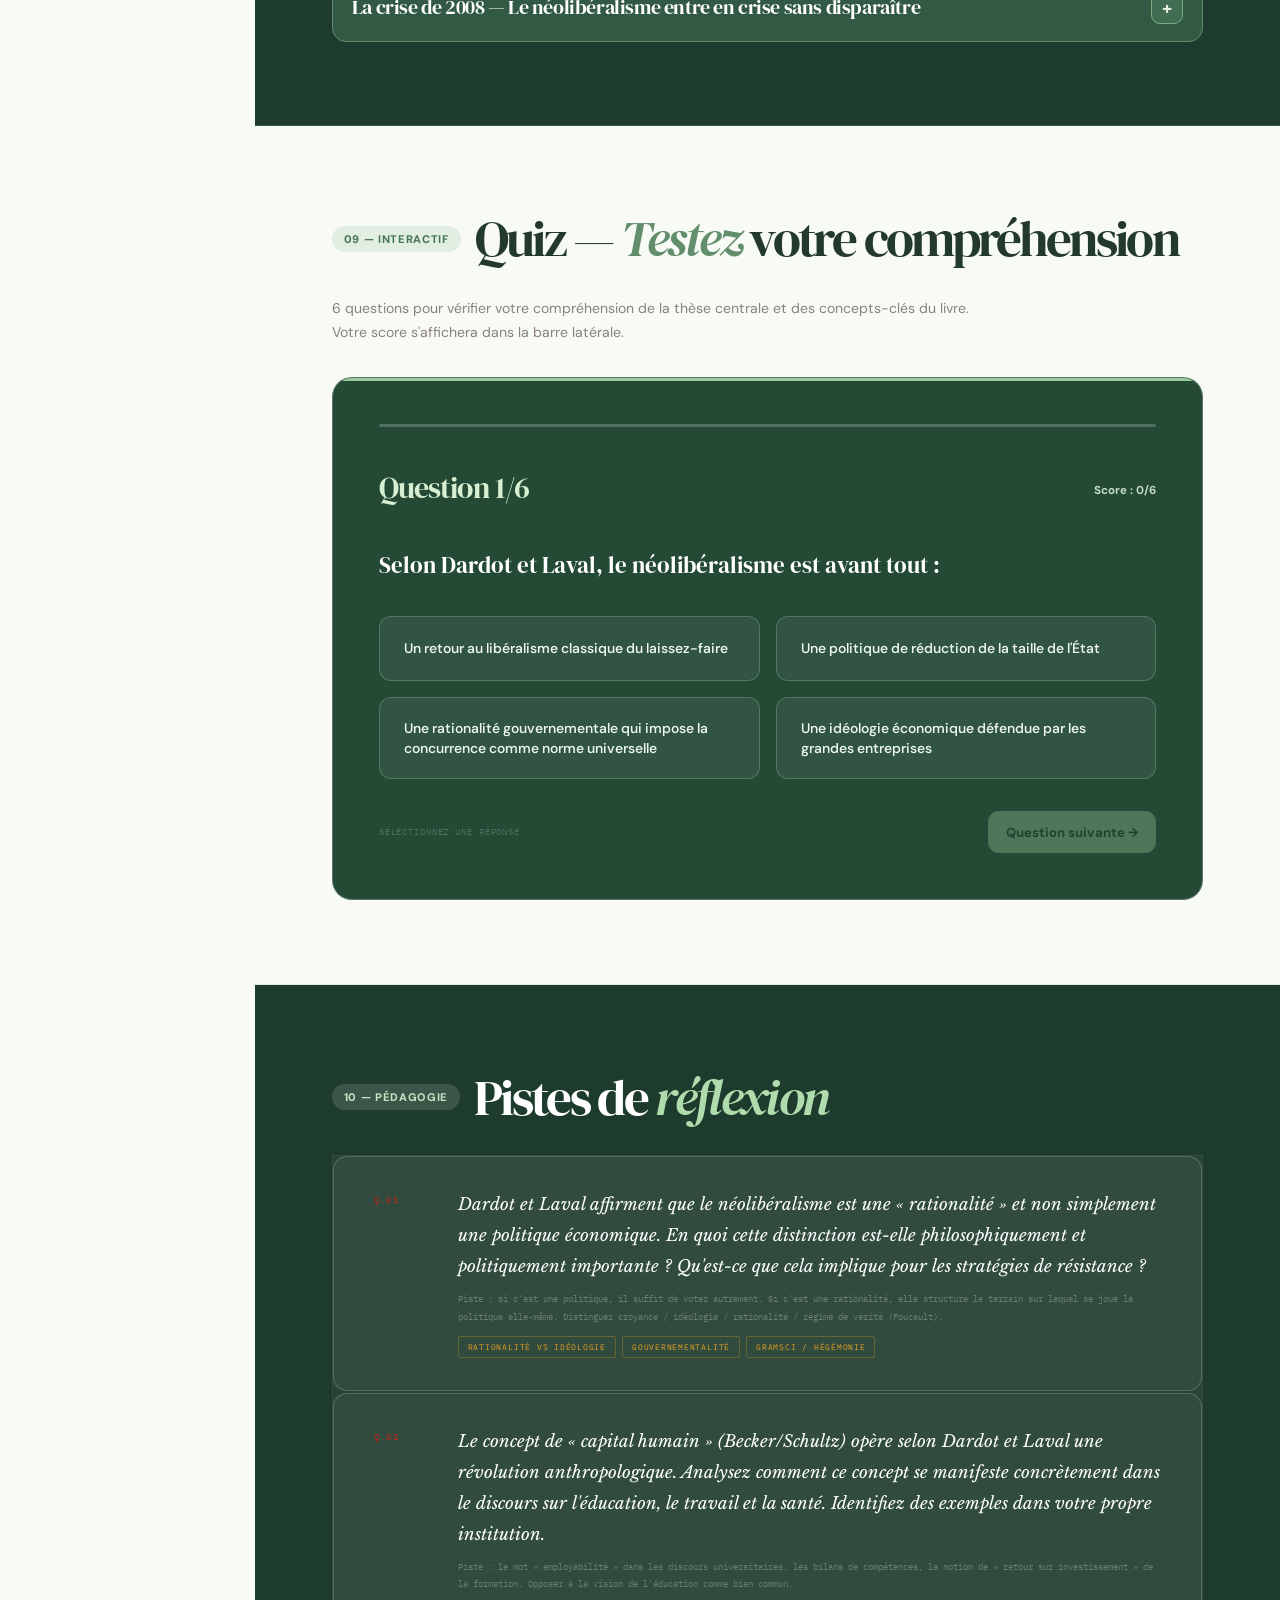
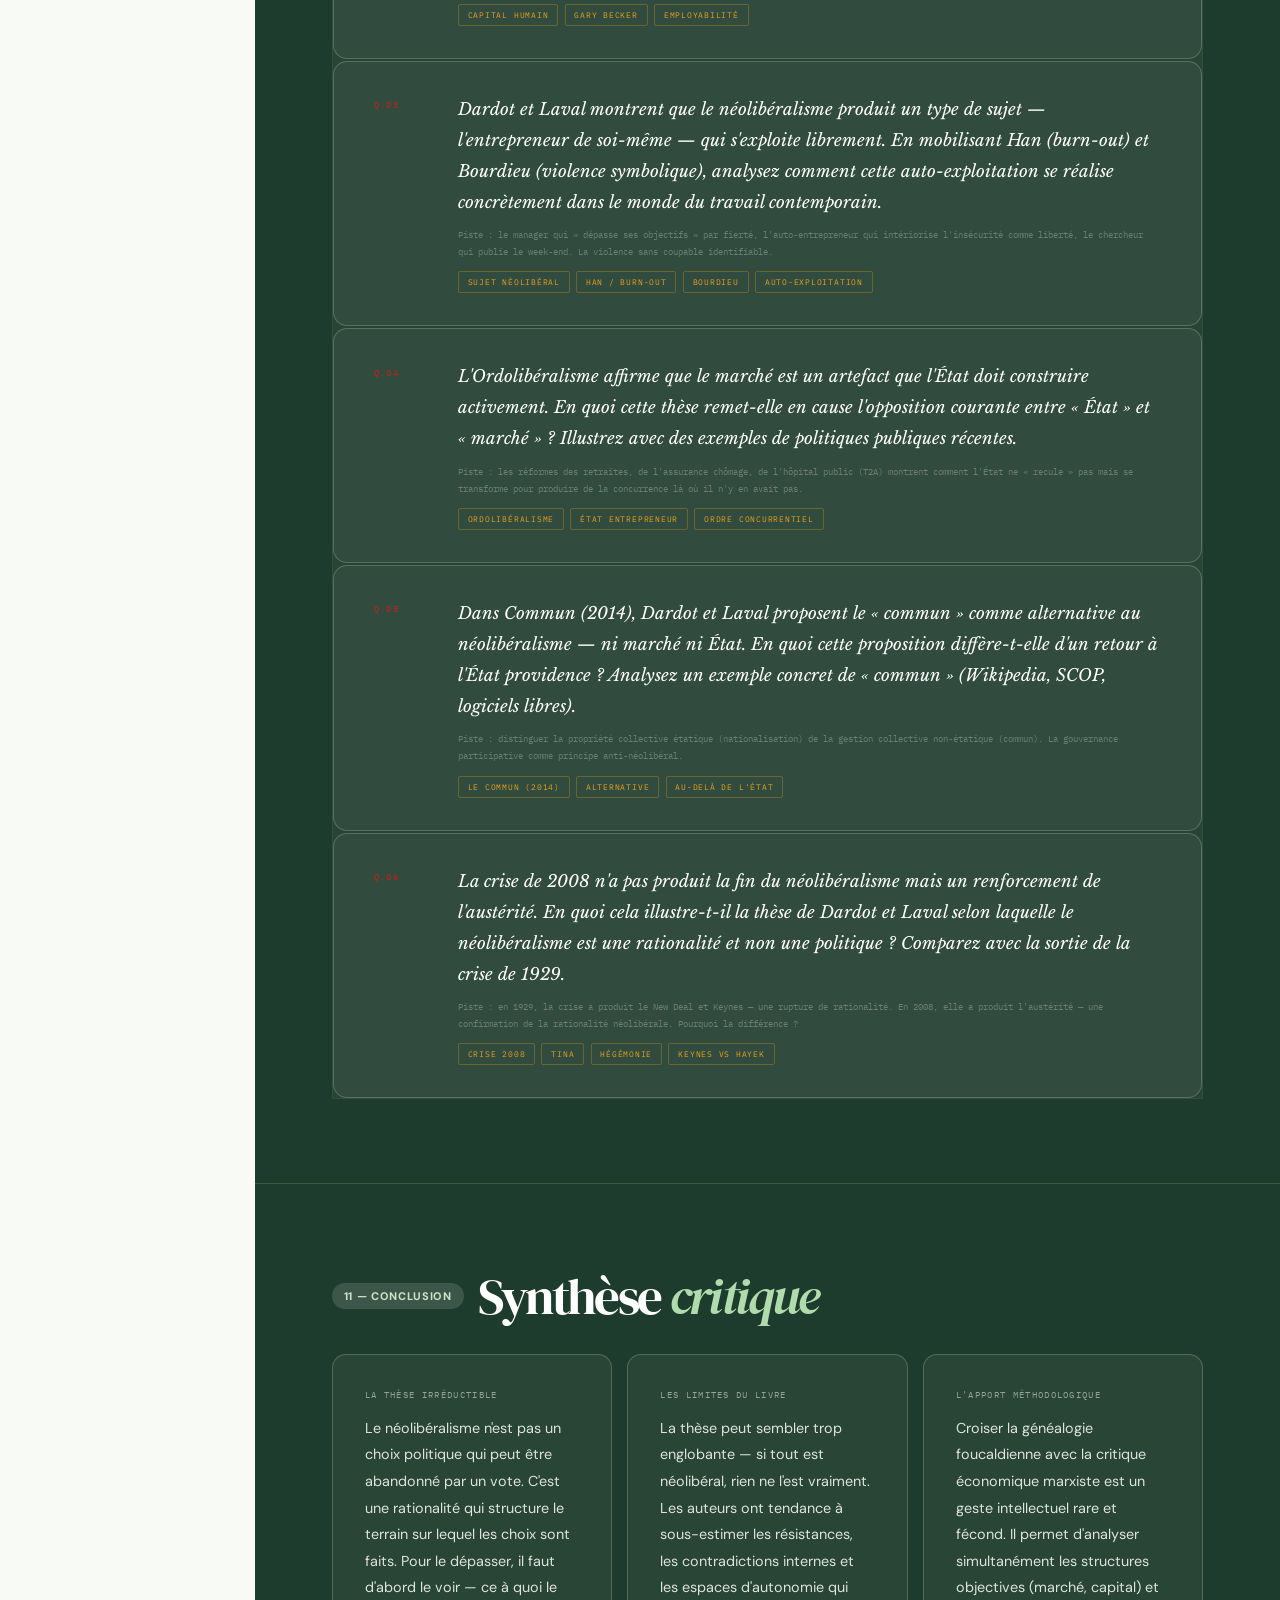
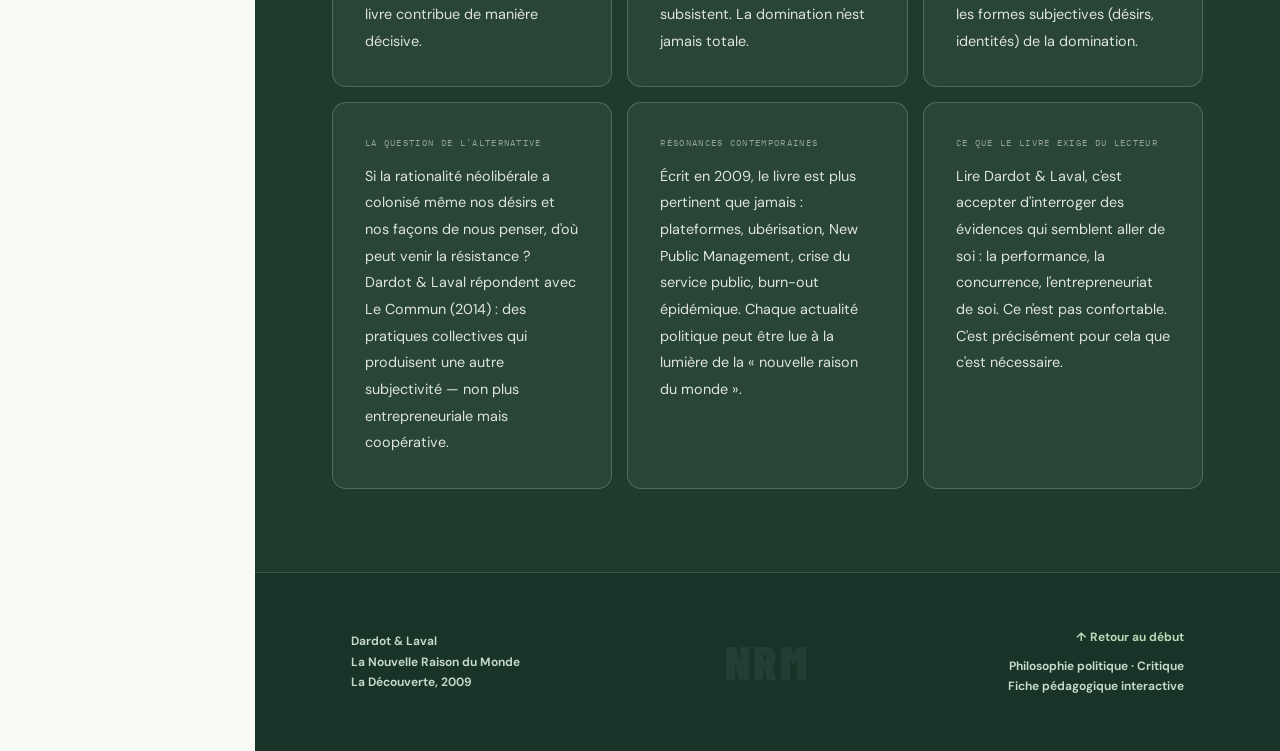
<file: dardot-laval-nouvelle-raison.html>
<!DOCTYPE html>
<html lang="fr">
<head>
<meta charset="UTF-8">
<meta name="viewport" content="width=device-width, initial-scale=1.0">
<title>La Nouvelle Raison du Monde — Dardot & Laval</title>
<link href="https://fonts.googleapis.com/css2?family=Libre+Baskerville:ital,wght@0,400;0,700;1,400&family=Barlow+Condensed:wght@300;400;500;600;700;800;900&family=IBM+Plex+Mono:ital,wght@0,300;0,400;0,500;1,300&display=swap" rel="stylesheet">
<style>
/* ═══════════════════════════════════════════
   DESIGN SYSTEM — Typographie industrielle brutale
   Palette : béton / sang / néon
   ═══════════════════════════════════════════ */
:root {
  --concrete: #f2ede6;
  --concrete2: #e8e2da;
  --concrete3: #d8d0c6;
  --ink: #0e0c0a;
  --ink2: #1e1a16;
  --blood: #c0231b;
  --blood2: #8c180f;
  --blood-pale: #f5dedd;
  --neon: #e8a020;
  --neon2: #c07818;
  --neon-pale: #faf0d8;
  --steel: #3a4a5a;
  --steel2: #2a3848;
  --steel-pale: #d8e0ea;
  --rust: #7a3a18;
  --dust: #8a8278;
  --rule: #c8c0b4;
  --sidebar: 270px;
}

*,*::before,*::after{box-sizing:border-box;margin:0;padding:0}
html{scroll-behavior:smooth}
body{
  background:var(--concrete);
  color:var(--ink);
  font-family:'Libre Baskerville',serif;
  font-size:17px;
  line-height:1.75;
  overflow-x:hidden;
  cursor:none;
}

/* ─── CURSOR ─── */
#dot {
  width: 8px; height: 8px; border-radius: 50%;
  background: #c0231b;
  position: fixed; top: 0; left: 0;
  pointer-events: none; z-index: 9999;
  transform: translate(-50%, -50%);
  transition: background .15s, width .15s, height .15s;
}
#ring {
  position: fixed; top: 0; left: 0;
  pointer-events: none; z-index: 9998;
  transform: translate(-50%, -50%);
  border-radius: 50%;
}
#trail {
  position: fixed; inset: 0;
  pointer-events: none; z-index: 9997;
}

/* ─── PROGRESS ─── */
#prog{position:fixed;top:0;left:0;height:3px;background:var(--blood);transform-origin:left;transform:scaleX(0);z-index:1002;transition:transform .08s linear;}

/* ═══ SIDEBAR ═══ */
.snav{
  position:fixed;left:0;top:0;bottom:0;
  width:var(--sidebar);
  background:var(--ink2);
  z-index:100;
  display:flex;flex-direction:column;
  overflow-y:auto;
  scrollbar-width:thin;
  scrollbar-color:var(--blood) transparent;
}

.snav-brand{
  padding:2rem 1.8rem 1.8rem;
  border-bottom:1px solid rgba(255,255,255,.05);
}

.snav-kicker{
  font-family:'IBM Plex Mono',monospace;
  font-size:.55rem;letter-spacing:.22em;text-transform:uppercase;
  color:var(--neon);margin-bottom:.8rem;
}

.snav-title{
  font-family:'Barlow Condensed',sans-serif;
  font-size:1.5rem;font-weight:800;line-height:1;
  color:#fff;letter-spacing:.02em;text-transform:uppercase;
}

.snav-authors{
  font-family:'Libre Baskerville',serif;
  font-style:italic;font-size:.78rem;
  color:rgba(255,255,255,.35);margin-top:.4rem;
}

.snav-year{
  font-family:'IBM Plex Mono',monospace;
  font-size:.55rem;color:var(--blood);
  letter-spacing:.1em;margin-top:.5rem;
}

.snav-lbl{
  font-family:'IBM Plex Mono',monospace;
  font-size:.48rem;letter-spacing:.22em;text-transform:uppercase;
  color:rgba(255,255,255,.18);
  padding:.9rem 1.8rem .3rem;
}

.snav-a{
  display:flex;align-items:center;gap:.7rem;
  padding:.42rem 1.8rem;
  font-family:'Barlow Condensed',sans-serif;
  font-size:.8rem;font-weight:500;letter-spacing:.04em;
  text-transform:uppercase;
  color:rgba(255,255,255,.38);
  text-decoration:none;
  border-left:2px solid transparent;
  transition:all .2s;
}
.snav-a:hover{color:rgba(255,255,255,.85);border-left-color:var(--neon);padding-left:2.1rem;}
.snav-a.on{color:#fff;border-left-color:var(--blood);background:rgba(192,35,27,.08);}

.snav-bullet{
  width:5px;height:5px;border-radius:50%;
  background:currentColor;opacity:.4;flex-shrink:0;
}

.snav-div{height:1px;background:rgba(255,255,255,.04);margin:.6rem 1.8rem;}

.snav-score{
  margin-top:auto;padding:1.5rem 1.8rem;
  border-top:1px solid rgba(255,255,255,.05);
}

.snav-score-title{
  font-family:'IBM Plex Mono',monospace;
  font-size:.5rem;letter-spacing:.18em;text-transform:uppercase;
  color:rgba(255,255,255,.2);margin-bottom:.8rem;
}

.score-bar{
  height:4px;background:rgba(255,255,255,.06);
  border-radius:2px;margin:.5rem 0;overflow:hidden;
}

.score-fill{
  height:100%;border-radius:2px;
  transition:width 1.5s cubic-bezier(.16,1,.3,1);
}

.score-label{
  display:flex;justify-content:space-between;
  font-family:'IBM Plex Mono',monospace;
  font-size:.48rem;letter-spacing:.1em;
  color:rgba(255,255,255,.25);margin-bottom:.2rem;
}

/* ═══ MAIN ═══ */
.main{margin-left:var(--sidebar);}

/* ═══ HERO ═══ */
.hero{
  min-height:100vh;
  background:var(--ink);
  color:#fff;
  padding:5rem 6rem 4rem;
  position:relative;overflow:hidden;
  display:grid;grid-template-rows:1fr auto;
}

/* Grid béton */
.hero::before{
  content:'';position:absolute;inset:0;
  background-image:
    linear-gradient(rgba(255,255,255,.03) 1px,transparent 1px),
    linear-gradient(90deg,rgba(255,255,255,.03) 1px,transparent 1px);
  background-size:80px 80px;
  pointer-events:none;
}

/* Diagonale sang */
.hero-diag{
  position:absolute;bottom:0;right:0;
  width:45%;height:100%;
  background:var(--blood2);
  clip-path:polygon(30% 0,100% 0,100% 100%,0% 100%);
  opacity:.12;pointer-events:none;
}

.hero-tag{
  font-family:'IBM Plex Mono',monospace;
  font-size:.58rem;letter-spacing:.28em;text-transform:uppercase;
  color:var(--neon);margin-bottom:2.5rem;
  opacity:0;animation:fadeUp .7s ease forwards .1s;
}

.hero-h1{
  font-family:'Barlow Condensed',sans-serif;
  font-size:clamp(4rem,8vw,10rem);
  font-weight:900;line-height:.88;
  letter-spacing:-.01em;text-transform:uppercase;
  opacity:0;animation:fadeUp .9s ease forwards .25s;
}

.hero-h1 .line1{display:block;color:#fff;}
.hero-h1 .line2{display:block;color:#fff;}
.hero-h1 .line3{display:block;color:var(--blood);-webkit-text-stroke:0px;}

.hero-rule{
  width:120px;height:3px;
  background:linear-gradient(90deg,var(--blood),var(--neon));
  margin:2.5rem 0 2rem;
  opacity:0;animation:fadeUp .7s ease forwards .5s;
}

.hero-sub{
  max-width:680px;
  font-size:1.05rem;font-weight:400;font-style:italic;
  color:rgba(255,255,255,.6);line-height:1.85;
  opacity:0;animation:fadeUp .8s ease forwards .4s;
}

.hero-sub strong{color:#fff;font-style:normal;}

.hero-chips{
  display:flex;flex-wrap:wrap;gap:.6rem;
  margin-top:2rem;
  opacity:0;animation:fadeUp .7s ease forwards .7s;
}

.chip{
  font-family:'IBM Plex Mono',monospace;
  font-size:.55rem;letter-spacing:.12em;text-transform:uppercase;
  padding:.28rem .8rem;border-radius:2px;border:1px solid;
}

.chip-blood{color:var(--blood);border-color:rgba(192,35,27,.4);background:rgba(192,35,27,.08);}
.chip-neon {color:var(--neon); border-color:rgba(232,160,32,.4); background:rgba(232,160,32,.08);}
.chip-steel{color:#8aaccc;    border-color:rgba(138,172,204,.3);background:rgba(138,172,204,.06);}

.hero-bottom{
  display:flex;justify-content:space-between;align-items:flex-end;
  padding-top:3rem;border-top:1px solid rgba(255,255,255,.07);
  opacity:0;animation:fadeUp .7s ease forwards .9s;
}

.hero-authors-block{}
.hb-label{
  font-family:'IBM Plex Mono',monospace;
  font-size:.5rem;letter-spacing:.2em;text-transform:uppercase;
  color:rgba(255,255,255,.25);margin-bottom:.4rem;
}

.hb-names{
  font-family:'Barlow Condensed',sans-serif;
  font-size:1.6rem;font-weight:700;letter-spacing:.04em;
  text-transform:uppercase;color:#fff;line-height:1.1;
}

.hb-names span{color:var(--neon);}

.hero-thesis{
  text-align:right;max-width:420px;
  font-family:'Libre Baskerville',serif;
  font-style:italic;font-size:.92rem;
  color:rgba(255,255,255,.45);line-height:1.7;
}

.hero-thesis cite{
  display:block;margin-top:.5rem;
  font-style:normal;font-family:'IBM Plex Mono',monospace;
  font-size:.5rem;letter-spacing:.15em;text-transform:uppercase;
  color:var(--neon);
}

/* ═══ GENERIC SECTION ═══ */
.sec{
  padding:5.5rem 6rem;
  border-bottom:1px solid var(--rule);
}

.sec.alt{background:var(--concrete2);}
.sec.dark{background:var(--ink2);color:#fff;}
.sec.steel{background:var(--steel2);color:#fff;}
.sec.blood{background:var(--blood2);color:#fff;}

.sec-eyebrow{display:flex;align-items:center;gap:1.2rem;margin-bottom:3rem;}

.sec-num{
  font-family:'IBM Plex Mono',monospace;
  font-size:.52rem;letter-spacing:.2em;text-transform:uppercase;
  color:var(--blood);background:var(--blood-pale);
  padding:.28rem .75rem;border-radius:2px;
}
.dark .sec-num,.steel .sec-num,.blood .sec-num{
  background:rgba(192,35,27,.2);color:#f08880;
}

.sec-h2{
  font-family:'Barlow Condensed',sans-serif;
  font-size:2.6rem;font-weight:800;
  letter-spacing:.01em;text-transform:uppercase;line-height:1;
}

.sec-h2 em{color:var(--blood);font-style:normal;}
.dark .sec-h2,.steel .sec-h2,.blood .sec-h2{color:#fff;}
.dark .sec-h2 em,.steel .sec-h2 em{color:var(--neon);}
.blood .sec-h2 em{color:var(--neon);}

/* ═══ INTERACTIVE QUIZ ═══ */
.quiz-wrap{
  background:var(--ink);color:#fff;
  padding:4rem 5rem;margin-top:2rem;
  position:relative;overflow:hidden;
}

.quiz-wrap::before{
  content:'';position:absolute;
  top:0;left:0;right:0;height:3px;
  background:linear-gradient(90deg,var(--blood),var(--neon),var(--blood));
}

.quiz-title{
  font-family:'Barlow Condensed',sans-serif;
  font-size:1.1rem;font-weight:700;letter-spacing:.08em;text-transform:uppercase;
  color:var(--neon);margin-bottom:.4rem;
}

.quiz-question{
  font-family:'Libre Baskerville',serif;
  font-size:1.25rem;font-style:italic;
  color:#fff;line-height:1.6;margin-bottom:2rem;
}

.quiz-options{
  display:grid;grid-template-columns:1fr 1fr;
  gap:1rem;
}

.qopt{
  padding:1.2rem 1.5rem;
  border:1px solid rgba(255,255,255,.12);
  background:rgba(255,255,255,.02);
  cursor:pointer;
  font-family:'Barlow Condensed',sans-serif;
  font-size:.92rem;font-weight:500;letter-spacing:.04em;
  color:rgba(255,255,255,.7);
  text-transform:uppercase;
  transition:all .2s;
  text-align:left;
  position:relative;
  overflow:hidden;
}

.qopt::before{
  content:'';position:absolute;inset:0;
  background:var(--blood);transform:scaleX(0);transform-origin:left;
  transition:transform .3s ease;z-index:0;
}

.qopt:hover{color:#fff;border-color:var(--blood);}
.qopt:hover::before{transform:scaleX(1);}
.qopt span{position:relative;z-index:1;}

.qopt.correct{background:rgba(30,120,50,.3);border-color:#4a9a60;color:#7dd89a;}
.qopt.wrong  {background:rgba(180,40,30,.3);border-color:var(--blood);color:#f08880;}
.qopt.reveal {background:rgba(30,120,50,.15);border-color:#4a9a60;color:#7dd89a;}

.quiz-feedback{
  margin-top:1.5rem;padding:1.2rem 1.5rem;
  background:rgba(255,255,255,.04);
  border-left:3px solid var(--neon);
  font-size:.9rem;color:rgba(255,255,255,.7);
  line-height:1.7;display:none;
}

.quiz-feedback.show{display:block;}

.quiz-nav{
  display:flex;justify-content:space-between;
  align-items:center;margin-top:2rem;
}

.quiz-btn{
  font-family:'Barlow Condensed',sans-serif;
  font-size:.8rem;font-weight:700;letter-spacing:.12em;text-transform:uppercase;
  padding:.7rem 2rem;border:none;
  background:var(--blood);color:#fff;
  cursor:pointer;transition:background .2s;
}

.quiz-btn:hover{background:var(--blood2);}
.quiz-btn:disabled{opacity:.3;cursor:not-allowed;}

.quiz-progress-bar{
  height:3px;background:rgba(255,255,255,.1);
  border-radius:2px;margin-bottom:2.5rem;overflow:hidden;
}

.quiz-progress-fill{
  height:100%;background:var(--blood);
  transition:width .5s ease;
}

.quiz-counter{
  font-family:'IBM Plex Mono',monospace;
  font-size:.6rem;letter-spacing:.15em;
  color:rgba(255,255,255,.3);
}

/* ═══ CONCEPT CARDS INTERACTIVE ═══ */
.concept-grid{
  display:grid;grid-template-columns:repeat(3,1fr);
  gap:2px;background:var(--ink);
  border:1px solid var(--ink);
  margin-top:1rem;
}

.concept-card{
  background:var(--concrete);
  padding:2.2rem;
  position:relative;overflow:hidden;
  cursor:pointer;
  transition:background .3s;
}

.alt .concept-card{background:var(--concrete2);}

.concept-card::after{
  content:attr(data-num);
  position:absolute;right:.8rem;bottom:-1rem;
  font-family:'Barlow Condensed',sans-serif;
  font-size:7rem;font-weight:900;
  color:rgba(0,0,0,.04);line-height:1;
  pointer-events:none;
}

.cc-tag{
  font-family:'IBM Plex Mono',monospace;
  font-size:.5rem;letter-spacing:.2em;text-transform:uppercase;
  color:var(--blood);display:block;margin-bottom:.5rem;
}

.cc-title{
  font-family:'Barlow Condensed',sans-serif;
  font-size:1.45rem;font-weight:800;
  letter-spacing:.02em;text-transform:uppercase;
  line-height:1.1;margin-bottom:.8rem;
}

.cc-short{
  font-size:.88rem;color:var(--dust);
  line-height:1.7;
}

.cc-expand{
  max-height:0;overflow:hidden;
  transition:max-height .5s cubic-bezier(.16,1,.3,1),
             opacity .4s ease,
             padding .4s ease;
  opacity:0;
}

.cc-expand.open { max-height: 2000px; opacity: 1; padding-top: 1rem; }

.cc-expand-body{
  font-size:.85rem;color:var(--ink);line-height:1.8;
  border-top:1px solid var(--rule);padding-top:1rem;
}

.cc-expand-body p{margin-bottom:.7rem;}
.cc-expand-body p:last-child{margin-bottom:0;}
.cc-expand-body strong{color:var(--blood);font-weight:600;}

.cc-today{
  margin-top:.8rem;padding:.8rem 1rem;
  background:var(--neon-pale);
  border-left:2px solid var(--neon);
  font-size:.8rem;font-style:italic;
  color:var(--rust);line-height:1.6;
}

.cc-today::before{
  content:'Aujourd\'hui → ';
  font-style:normal;font-family:'IBM Plex Mono',monospace;
  font-size:.48rem;letter-spacing:.12em;text-transform:uppercase;
  color:var(--neon2);display:block;margin-bottom:.2rem;
}

.cc-toggle{
  display:flex;align-items:center;gap:.5rem;
  margin-top:1rem;
  font-family:'IBM Plex Mono',monospace;
  font-size:.52rem;letter-spacing:.12em;text-transform:uppercase;
  color:var(--blood);cursor:pointer;
  transition:color .2s;
}

.cc-arrow{
  width:16px;height:16px;border:1px solid var(--blood);
  border-radius:50%;display:flex;align-items:center;justify-content:center;
  font-size:.7rem;transition:transform .3s;
}

.open-arrow .cc-arrow{transform:rotate(180deg);}
.concept-card:hover{background:var(--blood-pale);}

/* ═══ TIMELINE INTERACTIVE ═══ */
.timeline-container{position:relative;padding-left:3rem;margin-top:2rem;}
.timeline-container::before{
  content:'';position:absolute;
  left:14px;top:0;bottom:0;width:2px;
  background:linear-gradient(to bottom,var(--blood),var(--neon),var(--steel));
}

.tl-item{
  position:relative;margin-bottom:2.5rem;
  opacity:0;transform:translateX(-20px);
  transition:opacity .6s ease,transform .6s ease;
}

.tl-item.tl-visible{opacity:1;transform:none;}

.tl-dot{
  position:absolute;left:-2.75rem;top:.35rem;
  width:16px;height:16px;border-radius:50%;
  border:2px solid;background:var(--concrete);
  transition:transform .3s,background .3s;
}

.alt .tl-dot{background:var(--concrete2);}
.tl-item:hover .tl-dot{transform:scale(1.4);background:var(--blood);}

.tl-dot.blood{border-color:var(--blood);}
.tl-dot.neon {border-color:var(--neon);}
.tl-dot.steel{border-color:var(--steel);}

.tl-year{
  font-family:'IBM Plex Mono',monospace;
  font-size:.58rem;letter-spacing:.12em;text-transform:uppercase;
  color:var(--dust);margin-bottom:.3rem;
}

.tl-title{
  font-family:'Barlow Condensed',sans-serif;
  font-size:1.15rem;font-weight:700;letter-spacing:.04em;
  text-transform:uppercase;margin-bottom:.4rem;
}

.tl-body{font-size:.88rem;color:var(--dust);line-height:1.75;}
.tl-body strong{color:var(--ink);font-weight:600;}

/* ═══ ACCORDION ═══ */
.accordion{margin-top:1.5rem;}

.acc-item{
  border-bottom:1px solid var(--rule);
  overflow:hidden;
}

.dark .acc-item,.steel .acc-item{border-color:rgba(255,255,255,.08);}

.acc-head{
  display:flex;align-items:center;justify-content:space-between;
  padding:1.4rem 0;cursor:pointer;
  transition:color .2s;
  user-select:none;
}

.acc-head:hover .acc-title{color:var(--blood);}
.dark .acc-head:hover .acc-title,.steel .acc-head:hover .acc-title{color:var(--neon);}

.acc-title{
  font-family:'Barlow Condensed',sans-serif;
  font-size:1.1rem;font-weight:700;letter-spacing:.04em;text-transform:uppercase;
  transition:color .2s;
}

.dark .acc-title,.steel .acc-title{color:#fff;}

.acc-icon{
  width:28px;height:28px;border:1px solid var(--rule);
  display:flex;align-items:center;justify-content:center;
  flex-shrink:0;transition:all .3s;
  font-family:'Barlow Condensed',sans-serif;font-size:1.2rem;
  color:var(--blood);
}

.dark .acc-icon,.steel .acc-icon{border-color:rgba(255,255,255,.12);color:var(--neon);}
.acc-item.open .acc-icon{transform:rotate(45deg);background:var(--blood);color:#fff;border-color:var(--blood);}
.dark .acc-item.open .acc-icon,.steel .acc-item.open .acc-icon{background:var(--neon);color:var(--ink);border-color:var(--neon);}

.acc-body{
  max-height:0;overflow:hidden;
  transition:max-height .5s cubic-bezier(.16,1,.3,1);
}

.acc-item.open .acc-body{max-height:1200px;}

.acc-inner{
  padding:0 0 2rem;
  font-size:.9rem;color:#3a3530;line-height:1.85;
}

.dark .acc-inner,.steel .acc-inner{color:rgba(255,255,255,.65);}

.acc-inner p{margin-bottom:.9rem;}
.acc-inner p:last-child{margin-bottom:0;}
.acc-inner strong{color:var(--ink);font-weight:600;}
.dark .acc-inner strong,.steel .acc-inner strong{color:#fff;}
.acc-inner em{font-style:italic;color:var(--blood);}
.dark .acc-inner em,.steel .acc-inner em{color:var(--neon);}

/* ═══ PULL QUOTES ═══ */
.pq{
  padding:3rem 4rem;margin:3rem 0;
  position:relative;overflow:hidden;
}
.pq.blood{background:var(--blood2);color:#fff;}
.pq.neon{background:var(--ink);color:#fff;border-left:4px solid var(--neon);}
.pq.steel{background:var(--steel2);color:#fff;}

.pq::before{
  content:'\201C';
  position:absolute;top:-2rem;left:2rem;
  font-family:'Libre Baskerville',serif;
  font-size:14rem;line-height:1;
  opacity:.08;pointer-events:none;
  color:#fff;
}

.pq p{
  font-family:'Libre Baskerville',serif;
  font-size:1.4rem;font-style:italic;font-weight:400;
  line-height:1.65;position:relative;z-index:1;
}

.pq cite{
  display:block;margin-top:1.2rem;
  font-family:'IBM Plex Mono',monospace;
  font-size:.55rem;letter-spacing:.15em;text-transform:uppercase;
  font-style:normal;color:rgba(255,255,255,.4);
}

.pq.neon cite{color:var(--neon);}

/* ═══ COMPARISON METER ═══ */
.compare-sec{margin-top:2rem;}

.compare-row{
  display:grid;grid-template-columns:1fr 80px 1fr;
  gap:1rem;align-items:center;
  padding:1rem 0;border-bottom:1px solid var(--rule);
}

.cr-label-l,.cr-label-r{
  font-size:.88rem;color:#3a3530;line-height:1.5;
}

.cr-label-r{text-align:right;}

.cr-mid{
  font-family:'IBM Plex Mono',monospace;
  font-size:.52rem;letter-spacing:.1em;text-transform:uppercase;
  color:var(--dust);text-align:center;line-height:1.3;
}

/* ═══ NETWORK MAP SVG ═══ */
.network-wrap{
  background:var(--ink);
  border:1px solid rgba(255,255,255,.06);
  padding:2rem;margin-top:2rem;
  position:relative;
}

/* ═══ GLOSSAIRE ═══ */
.glos-grid{
  display:grid;grid-template-columns:1fr 1fr;
  gap:2px;background:var(--rule);
  border:1px solid var(--rule);
}

.gi{
  background:var(--concrete);
  padding:2rem 2.5rem;
  position:relative;overflow:hidden;
  transition:background .3s;
}
.alt .gi{background:var(--concrete2);}
.gi:hover{background:var(--neon-pale);}

.gi::after{
  content:attr(data-g);
  position:absolute;right:1rem;bottom:-1rem;
  font-family:'Barlow Condensed',sans-serif;
  font-size:8rem;font-weight:900;color:rgba(0,0,0,.04);
  line-height:1;pointer-events:none;
}

.gi-src{
  font-family:'IBM Plex Mono',monospace;
  font-size:.5rem;letter-spacing:.2em;text-transform:uppercase;
  color:var(--blood);display:block;margin-bottom:.3rem;
}

.gi-term{
  font-family:'Barlow Condensed',sans-serif;
  font-size:1.55rem;font-weight:800;letter-spacing:.02em;
  text-transform:uppercase;margin-bottom:.7rem;line-height:1.1;
}

.gi-def{font-size:.88rem;color:#3a3530;line-height:1.78;margin-bottom:.7rem;}

.gi-now{
  padding:.65rem 1rem;
  background:rgba(232,160,32,.1);
  border-left:2px solid var(--neon);
  font-style:italic;font-size:.8rem;color:var(--rust);line-height:1.6;
}

.gi-now::before{
  content:'Aujourd\'hui → ';
  font-style:normal;font-family:'IBM Plex Mono',monospace;
  font-size:.48rem;letter-spacing:.12em;text-transform:uppercase;
  color:var(--neon2);display:block;margin-bottom:.2rem;
}

/* ═══ REFLEXION ═══ */
.qstack{
  display:flex;flex-direction:column;gap:2px;
  background:rgba(255,255,255,.04);
  border:1px solid rgba(255,255,255,.05);
  margin-top:1.5rem;
}

.qi{
  background:rgba(255,255,255,.02);
  padding:2rem 2.5rem;
  display:grid;grid-template-columns:60px 1fr;
  gap:1.5rem;align-items:start;
  transition:background .3s;
  border-left:3px solid transparent;
}

.qi:hover{background:rgba(192,35,27,.06);border-left-color:var(--blood);}

.qi-n{
  font-family:'IBM Plex Mono',monospace;
  font-size:.55rem;letter-spacing:.15em;text-transform:uppercase;
  color:var(--blood);padding-top:.2rem;
}

.qi-t{
  font-family:'Libre Baskerville',serif;
  font-size:1.05rem;font-style:italic;
  color:#fff;line-height:1.7;margin-bottom:.5rem;
}

.qi-hint{
  font-family:'IBM Plex Mono',monospace;
  font-size:.58rem;color:rgba(255,255,255,.28);
  line-height:1.65;
}

.qi-tags{display:flex;flex-wrap:wrap;gap:.4rem;margin-top:.7rem;}

.qi-tag{
  font-family:'IBM Plex Mono',monospace;
  font-size:.48rem;letter-spacing:.1em;text-transform:uppercase;
  border:1px solid rgba(232,160,32,.3);color:var(--neon);
  padding:.18rem .55rem;border-radius:2px;
}

/* ═══ SCORE MODAL ═══ */
.modal-overlay{
  position:fixed;inset:0;background:rgba(0,0,0,.85);
  z-index:2000;display:flex;align-items:center;justify-content:center;
  opacity:0;pointer-events:none;transition:opacity .3s;
}

.modal-overlay.show{opacity:1;pointer-events:all;}

.modal{
  background:var(--ink2);color:#fff;
  padding:4rem;max-width:560px;width:90%;
  position:relative;
  border-top:4px solid var(--blood);
}

.modal-title{
  font-family:'Barlow Condensed',sans-serif;
  font-size:2.5rem;font-weight:900;text-transform:uppercase;
  letter-spacing:.04em;margin-bottom:.5rem;
}

.modal-score{
  font-family:'Barlow Condensed',sans-serif;
  font-size:5rem;font-weight:900;
  color:var(--neon);line-height:1;margin:1.5rem 0;
}

.modal-msg{
  font-family:'Libre Baskerville',serif;
  font-style:italic;font-size:.95rem;
  color:rgba(255,255,255,.6);line-height:1.7;
  margin-bottom:2rem;
}

.modal-close{
  font-family:'Barlow Condensed',sans-serif;
  font-size:.8rem;font-weight:700;letter-spacing:.12em;text-transform:uppercase;
  padding:.7rem 2rem;border:none;background:var(--blood);color:#fff;
  cursor:pointer;transition:background .2s;
}

.modal-close:hover{background:var(--blood2);}

/* ═══ SYNTHÈSE FINALE ═══ */
.synth-grid{
  display:grid;grid-template-columns:repeat(3,1fr);
  gap:2rem;margin-top:1.5rem;
}

.sc{
  background:rgba(0,0,0,.15);
  padding:2rem;
  border-top:3px solid rgba(255,255,255,.15);
  transition:background .3s;
}

.sc:hover{background:rgba(0,0,0,.25);}

.sc-title{
  font-family:'IBM Plex Mono',monospace;
  font-size:.55rem;font-weight:400;letter-spacing:.15em;text-transform:uppercase;
  color:rgba(255,255,255,.5);margin-bottom:.7rem;
}

.sc-body{font-size:.9rem;line-height:1.75;color:rgba(255,255,255,.85);}

/* ═══ FOOTER ═══ */
footer{
  background:var(--ink);color:rgba(255,255,255,.2);
  padding:3rem 6rem;
  display:grid;grid-template-columns:1fr auto 1fr;
  align-items:center;
  font-family:'IBM Plex Mono',monospace;
  font-size:.52rem;letter-spacing:.1em;text-transform:uppercase;
}

.fc{
  font-family:'Barlow Condensed',sans-serif;
  font-size:3rem;font-weight:900;letter-spacing:.06em;
  opacity:.06;text-align:center;text-transform:uppercase;
}

footer a{color:var(--blood);text-decoration:none;display:block;text-align:right;}
footer a:hover{color:var(--neon);}

/* ═══ REVEAL ═══ */
.r{opacity:0;transform:translateY(20px);transition:opacity .6s ease,transform .6s ease;}
.r.v{opacity:1;transform:none;}
.d1{transition-delay:.07s}.d2{transition-delay:.14s}.d3{transition-delay:.21s}

/* ═══ ANIMATIONS ═══ */
@keyframes fadeUp{from{opacity:0;transform:translateY(26px)}to{opacity:1;transform:none}}
@keyframes fadeIn{from{opacity:0}to{opacity:1}}
@keyframes pulse{0%,100%{opacity:1}50%{opacity:.5}}

/* ═══ RESPONSIVE ═══ */
@media(max-width:1100px){
  :root{--sidebar:220px}
  .hero,.sec{padding-left:4rem;padding-right:4rem}
  .synth-grid{grid-template-columns:1fr 1fr}
}

@media(max-width:820px){
  :root{--sidebar:0px}
  .snav{display:none}
  .hero,.sec{padding:4rem 2rem}
  .concept-grid,.glos-grid{grid-template-columns:1fr}
  .quiz-options{grid-template-columns:1fr}
  .synth-grid{grid-template-columns:1fr}
  footer{grid-template-columns:1fr;gap:1rem;text-align:center}
  footer a{text-align:center}
  .qi{grid-template-columns:1fr}
  .hero-bottom{flex-direction:column;gap:2rem;align-items:flex-start}
  .hero-thesis{text-align:left}
}
</style>
<link rel="stylesheet" href="legacy.css">
</head>
<body>

<div id="prog"></div>
<canvas id="trail"></canvas>
<div id="dot"></div>
<div id="ring"></div>

<!-- ═══════ MODAL SCORE ═══════ -->
<div class="modal-overlay" id="modalOverlay">
  <div class="modal">
    <div class="modal-title">Résultat du Quiz</div>
    <div class="modal-score" id="modalScore">0/6</div>
    <p class="modal-msg" id="modalMsg"></p>
    <button class="modal-close" onclick="closeModal()">Fermer et réviser</button>
  </div>
</div>

<!-- ═══════ SIDEBAR ═══════ -->
<nav class="snav">
  <div class="snav-brand">
    <div class="snav-kicker">Philosophie politique · 2009</div>
    <div class="snav-title">La Nouvelle<br>Raison du<br>Monde</div>
    <div class="snav-authors">Dardot & Laval</div>
    <div class="snav-year">La Découverte · 2009</div>
  </div>

  <span class="snav-lbl">Introduction</span>
  <a href="#hero" class="snav-a on"><span class="snav-bullet"></span>Présentation</a>
  <a href="#genese" class="snav-a"><span class="snav-bullet"></span>Genèse du néolibéralisme</a>
  <a href="#raison" class="snav-a"><span class="snav-bullet"></span>La raison néolibérale</a>

  <div class="snav-div"></div>
  <span class="snav-lbl">Concepts clés</span>
  <a href="#concepts" class="snav-a"><span class="snav-bullet"></span>Concepts fondamentaux</a>
  <a href="#sujet" class="snav-a"><span class="snav-bullet"></span>La fabrication du sujet</a>
  <a href="#etat" class="snav-a"><span class="snav-bullet"></span>L'État entrepreneur</a>

  <div class="snav-div"></div>
  <span class="snav-lbl">Dialogues</span>
  <a href="#foucault" class="snav-a"><span class="snav-bullet"></span>Dialogue avec Foucault</a>
  <a href="#reseau" class="snav-a"><span class="snav-bullet"></span>Réseau d'auteurs</a>
  <a href="#aujourdhui" class="snav-a"><span class="snav-bullet"></span>Actualité</a>

  <div class="snav-div"></div>
  <span class="snav-lbl">Pédagogie</span>
  <a href="#quiz" class="snav-a"><span class="snav-bullet"></span>⚡ Quiz interactif</a>
  <a href="#reflexion" class="snav-a"><span class="snav-bullet"></span>Pistes de réflexion</a>
  <a href="#synthese" class="snav-a"><span class="snav-bullet"></span>Synthèse critique</a>

  <div class="snav-score">
    <div class="snav-score-title">Votre progression</div>
    <div class="score-label"><span>Quiz</span><span id="sidebarScore">—</span></div>
    <div class="score-bar"><div class="score-fill" id="sidebarFill" style="width:0%;background:var(--blood)"></div></div>
    <div class="score-label" style="margin-top:.5rem"><span>Concepts lus</span><span id="conceptCount">0/6</span></div>
    <div class="score-bar"><div class="score-fill" id="conceptFill" style="width:0%;background:var(--neon)"></div></div>
  </div>
</nav>

<!-- ═══════ MAIN ═══════ -->
<main class="main">

<!-- ═══ HERO ═══ -->
<section id="hero" class="hero">
  <div class="hero-diag"></div>
  <div>
    <div class="hero-tag">Philosophie politique & critique du capitalisme contemporain</div>
    <h1 class="hero-h1">
      <span class="line1">La Nouvelle</span>
      <span class="line2">Raison</span>
      <span class="line3">du Monde</span>
    </h1>
    <div class="hero-rule"></div>
    <p class="hero-sub">
      Le néolibéralisme n'est pas une politique économique parmi d'autres. C'est une <strong>rationalité globale</strong> qui transforme l'État, les institutions, les individus et jusqu'aux désirs les plus intimes selon la logique de la <strong>concurrence généralisée</strong>. Dardot et Laval en font la généalogie et l'anatomie.
    </p>
    <div class="hero-chips">
      <span class="chip chip-blood">Philosophie politique</span>
      <span class="chip chip-blood">Critique du capitalisme</span>
      <span class="chip chip-neon">Foucault / Biopolitique</span>
      <span class="chip chip-neon">Sujet néolibéral</span>
      <span class="chip chip-steel">La Découverte, 2009</span>
      <span class="chip chip-steel">832 pages</span>
    </div>
  </div>
  <div class="hero-bottom">
    <div class="hero-authors-block">
      <div class="hb-label">Auteurs</div>
      <div class="hb-names">Pierre <span>Dardot</span><br>Christian <span>Laval</span></div>
    </div>
    <div class="hero-thesis">
      « Le néolibéralisme est avant tout une raison — c'est-à-dire une manière de diriger les conduites des hommes et de gouverner les sociétés. »
      <cite>— Dardot & Laval, La Nouvelle Raison du Monde</cite>
    </div>
  </div>
</section>

<!-- ═══ GENÈSE ═══ -->
<section id="genese" class="sec alt">
  <div class="sec-eyebrow r">
    <span class="sec-num">01 — Genèse</span>
    <h2 class="sec-h2">Naissance d'une <em>rationalité</em></h2>
  </div>

  <p class="r" style="max-width:760px;font-size:.95rem;color:#3a3530;line-height:1.9;margin-bottom:3rem;">
    Contre la vulgate qui voit dans le néolibéralisme un simple retour au libéralisme classique ou un « moins d'État »,
    Dardot et Laval montrent que c'est une <strong>rationalité inédite</strong>, apparue dans les années 1930 avec l'Ordolibéralisme
    allemand et le Colloque Walter Lippmann, perfectionnée par l'École de Chicago, et devenue hégémonique après 1979.
  </p>

  <div class="timeline-container r">
    <div class="tl-item">
      <div class="tl-dot blood"></div>
      <div class="tl-year">1938 — Paris</div>
      <div class="tl-title">Colloque Walter Lippmann</div>
      <p class="tl-body">Première formulation explicite d'un <strong>néolibéralisme</strong> conscient de lui-même, réunissant Hayek, Mises, Rougier. Rupture avec le libéralisme du laissez-faire : l'État doit activement <em>construire</em> le marché, non se contenter de s'effacer.</p>
    </div>
    <div class="tl-item">
      <div class="tl-dot neon"></div>
      <div class="tl-year">1948 — Allemagne</div>
      <div class="tl-title">L'Ordolibéralisme et l'économie sociale de marché</div>
      <p class="tl-body">L'école de Fribourg (Eucken, Röpke, Müller-Armack) théorise un État fort dont la mission unique est de <strong>garantir l'ordre concurrentiel</strong>. L'Allemagne fédérale devient le premier laboratoire néolibéral — non par retrait de l'État, mais par sa transformation en garant de la concurrence.</p>
    </div>
    <div class="tl-item">
      <div class="tl-dot blood"></div>
      <div class="tl-year">1947–1980 — Chicago</div>
      <div class="tl-title">L'École de Chicago — Friedman, Becker, Stigler</div>
      <p class="tl-body">Gary Becker opère la mutation décisive : étendre le calcul économique à <em>tous</em> les comportements humains — la famille, le crime, l'éducation, la religion. Le sujet humain devient un <strong>entrepreneur de lui-même</strong>, gérant son « capital humain ». Généralisation de la rationalité marchande à la totalité de la vie.</p>
    </div>
    <div class="tl-item">
      <div class="tl-dot neon"></div>
      <div class="tl-year">1973 — Chili</div>
      <div class="tl-title">Premier laboratoire à grande échelle</div>
      <p class="tl-body">Le coup d'État de Pinochet, soutenu par les « Chicago Boys », est le premier test grandeur nature des politiques néolibérales : <strong>choc thérapeutique</strong>, privatisations massives, destruction des syndicats. Révélateur : le néolibéralisme n'est pas incompatible avec la dictature.</p>
    </div>
    <div class="tl-item">
      <div class="tl-dot blood"></div>
      <div class="tl-year">1979–1980 — Londres / Washington</div>
      <div class="tl-title">Thatcher & Reagan — L'hégémonie mondiale</div>
      <p class="tl-body">La rationalité néolibérale devient programme de gouvernement dans les démocraties libérales. <strong>Dérégulation, privatisation, flexibilisation du travail, réforme de l'État</strong>. Le modèle se diffuse via le FMI, la Banque Mondiale et les conditionnalités des prêts aux pays du Sud.</p>
    </div>
    <div class="tl-item">
      <div class="tl-dot neon"></div>
      <div class="tl-year">1989–2008 — Consensus de Washington</div>
      <div class="tl-title">Universalisation — « Il n'y a pas d'alternative »</div>
      <p class="tl-body">Après la chute du mur, le néolibéralisme se présente comme <strong>fin de l'Histoire</strong> (Fukuyama). La formule de Thatcher — TINA, <em>There Is No Alternative</em> — traduit l'ambition ultime : ne plus être une politique mais <em>la</em> réalité elle-même, l'horizon indépassable de toute pensée.</p>
    </div>
  </div>
</section>

<!-- ═══ LA RAISON ═══ -->
<section id="raison" class="sec dark">
  <div class="sec-eyebrow r">
    <span class="sec-num">02 — Thèse centrale</span>
    <h2 class="sec-h2">La <em>rationalité</em> néolibérale — Ce que dit vraiment le livre</h2>
  </div>

  <div class="pq blood r">
    <p>« Le néolibéralisme n'est pas le règne du marché et la capitulation de l'État. C'est une nouvelle rationalité gouvernementale qui fait du marché la norme de l'action de l'État lui-même. »</p>
    <cite>— Dardot & Laval, chap. 1</cite>
  </div>

  <div class="accordion r" style="margin-top:2rem;">

    <div class="acc-item">
      <div class="acc-head" onclick="toggleAcc(this)">
        <span class="acc-title">La thèse principale — Contre les malentendus</span>
        <span class="acc-icon">+</span>
      </div>
      <div class="acc-body">
        <div class="acc-inner">
          <p>Le malentendu le plus courant est de voir dans le néolibéralisme un simple <em>« moins d'État »</em> — un retour à la pure logique du marché laissé à lui-même. Dardot et Laval montrent que c'est l'inverse : le néolibéralisme exige un <strong>État fort et actif</strong>, mais dont l'action entière est orientée par la norme de la concurrence.</p>
          <p>Ce n'est pas non plus une idéologie parmi d'autres, une doctrine économique défendable et réfutable. C'est une <strong>rationalité</strong> — c'est-à-dire une manière de structurer la pensée, l'action, les institutions et les subjectivités selon un principe unificateur : la concurrence généralisée.</p>
          <p>Cette distinction est cruciale : une idéologie peut être réfutée par des arguments. Une rationalité structure le terrain même sur lequel les arguments sont formulés. Elle est <strong>plus profonde qu'une croyance</strong> — elle est une forme de vie.</p>
        </div>
      </div>
    </div>

    <div class="acc-item">
      <div class="acc-head" onclick="toggleAcc(this)">
        <span class="acc-title">La normativité de la concurrence — Au-delà du marché</span>
        <span class="acc-icon">+</span>
      </div>
      <div class="acc-body">
        <div class="acc-inner">
          <p>Le cœur du néolibéralisme n'est pas le marché en tant que mécanisme d'allocation des ressources — c'est la <strong>concurrence comme norme universelle</strong> devant régler toutes les activités humaines.</p>
          <p>Là où le libéralisme classique acceptait que certaines sphères (éducation, santé, famille, art) échappent à la logique marchande, le néolibéralisme impose que <em>tout</em> soit gouverné par la logique de la performance, de l'efficience, de la maximisation. L'université doit se comporter comme une entreprise. Le patient doit se comporter comme un consommateur. Le citoyen doit se comporter comme un entrepreneur.</p>
          <p>Cette <strong>universalisation de la norme concurrentielle</strong> est ce qui distingue radicalement le néolibéralisme de toutes les formes antérieures de libéralisme économique.</p>
        </div>
      </div>
    </div>

    <div class="acc-item">
      <div class="acc-head" onclick="toggleAcc(this)">
        <span class="acc-title">L'État néolibéral — Ni moins d'État, ni le même État</span>
        <span class="acc-icon">+</span>
      </div>
      <div class="acc-body">
        <div class="acc-inner">
          <p>L'un des apports les plus importants du livre est la <strong>déconstruction du mythe du « moins d'État »</strong>. Les politiques néolibérales ont partout produit non pas la disparition de l'État, mais sa <em>transformation profonde</em>.</p>
          <p>L'État néolibéral est un État qui se donne pour mission de <strong>construire activement les conditions de la concurrence</strong> : réformer le droit du travail pour flexibiliser les marchés, réformer les universités pour les mettre en concurrence, créer des « quasi-marchés » dans les secteurs publics (santé, éducation), imposer la logique de l'audit et de l'évaluation permanente à toutes les administrations.</p>
          <p>Paradoxalement, ce programme exige souvent <strong>plus</strong> d'interventions étatiques, plus de régulations, plus de contrôle — mais orientés vers la production de comportements concurrentiels, et non vers leur limitation.</p>
        </div>
      </div>
    </div>

    <div class="acc-item">
      <div class="acc-head" onclick="toggleAcc(this)">
        <span class="acc-title">La « gouvernementalité » — L'héritage Foucault</span>
        <span class="acc-icon">+</span>
      </div>
      <div class="acc-body">
        <div class="acc-inner">
          <p>Dardot et Laval s'appuient sur les analyses de Foucault, notamment ses cours au Collège de France de 1978-79 (<em>Naissance de la biopolitique</em>), pour développer le concept de <strong>gouvernementalité néolibérale</strong>.</p>
          <p>La gouvernementalité désigne chez Foucault non pas simplement l'art de gouverner les populations, mais la façon dont les techniques de gouvernement produisent des <em>subjectivités</em> — façonnent les individus de l'intérieur, en structurant leurs désirs, leurs représentations et leurs pratiques.</p>
          <p>Mais Dardot et Laval vont plus loin que Foucault : là où celui-ci décrivait la gouvernementalité néolibérale sans toujours la critiquer explicitement, ils montrent comment elle produit une <strong>violence spécifique</strong> — celle d'un sujet contraint de s'exploiter lui-même, de traiter sa propre vie comme un projet d'investissement permanent.</p>
        </div>
      </div>
    </div>

    <div class="acc-item">
      <div class="acc-head" onclick="toggleAcc(this)">
        <span class="acc-title">Capitalisme comme rapport social total</span>
        <span class="acc-icon">+</span>
      </div>
      <div class="acc-body">
        <div class="acc-inner">
          <p>La dimension marxienne du livre (Laval est aussi marxologue) se manifeste dans l'analyse du capitalisme non comme un simple système économique mais comme un <strong>rapport social total</strong> qui envahit toutes les sphères de la vie.</p>
          <p>Ce que le néolibéralisme accomplit, c'est l'achèvement de cette logique : non seulement les relations de production sont capitalistes, mais les <em>relations à soi-même</em> le sont aussi. L'individu ne se pense plus comme sujet de droits, comme citoyen, comme être de désir et de relation — il se pense comme <strong>capital humain à valoriser</strong>.</p>
          <p>Cette intériorisation de la logique capitaliste est d'une efficacité redoutable : nul n'a besoin de contraindre l'individu de l'extérieur — il se contraint lui-même, au nom de sa propre réalisation.</p>
        </div>
      </div>
    </div>

  </div>
</section>

<!-- ═══ CONCEPTS ═══ -->
<section id="concepts" class="sec alt">
  <div class="sec-eyebrow r">
    <span class="sec-num">03 — Lexique</span>
    <h2 class="sec-h2">Concepts <em>fondamentaux</em> — Cliquer pour développer</h2>
  </div>
  <p class="r" style="font-size:.88rem;color:var(--dust);margin-bottom:2rem;font-family:'IBM Plex Mono',monospace;letter-spacing:.05em;">
    ↓ Chaque carte est interactive — cliquez pour déployer l'analyse complète
  </p>

  <div class="concept-grid r">

    <div class="concept-card" data-num="01" onclick="toggleCard(this)">
      <span class="cc-tag">Concept central</span>
      <div class="cc-title">Gouvernementalité néolibérale</div>
      <p class="cc-short">L'art de gouverner les conduites humaines en leur faisant intérioriser la norme concurrentielle.</p>
      <div class="cc-toggle"><span class="cc-arrow">↓</span><span>Lire l'analyse</span></div>
      <div class="cc-expand">
        <div class="cc-expand-body">
          <p>La gouvernementalité (concept de Foucault, développé par Dardot & Laval) désigne le fait que le pouvoir ne s'exerce plus principalement par la loi et la contrainte, mais par la <strong>production de subjectivités</strong> — en façonnant les désirs, les représentations et les pratiques des individus.</p>
          <p>La gouvernementalité <strong>néolibérale</strong> spécifiquement produit des individus qui se gouvernent eux-mêmes selon la norme de l'entreprise et de la concurrence. Elle n'interdit pas — elle <em>propose</em>, <em>incite</em>, <em>valorise</em>. Et les individus s'y conforment non par peur mais par adhésion.</p>
          <p>C'est la forme de pouvoir la plus efficace : celle que les dominés exercent sur eux-mêmes, librement.</p>
          <div class="cc-today">Le management par objectifs, l'évaluation permanente des fonctionnaires, le classement des universités : autant de dispositifs de gouvernementalité néolibérale qui transforment les agents publics en entrepreneurs de leur propre performance.</div>
        </div>
      </div>
    </div>

    <div class="concept-card" data-num="02" onclick="toggleCard(this)">
      <span class="cc-tag">Concept central</span>
      <div class="cc-title">Capital humain</div>
      <p class="cc-short">L'individu conçu comme une entreprise devant investir en lui-même pour maximiser ses rendements.</p>
      <div class="cc-toggle"><span class="cc-arrow">↓</span><span>Lire l'analyse</span></div>
      <div class="cc-expand">
        <div class="cc-expand-body">
          <p>Le concept de <strong>capital humain</strong>, forgé par Gary Becker (Chicago), est l'un des plus importants du livre. Il désigne la transformation de l'individu en une entité économique qui doit gérer ses compétences, son réseau, sa santé, son image comme autant d'actifs à valoriser.</p>
          <p>Dardot et Laval montrent que ce concept opère une <em>révolution anthropologique</em> : l'homme n'est plus défini par sa raison, sa liberté, sa citoyenneté — il est défini par son <strong>rapport à lui-même comme investissement</strong>.</p>
          <p>La conséquence est vertigineuse : le chômage devient un échec personnel d'investissement. La maladie devient une mauvaise gestion de son capital santé. La pauvreté devient une rentabilité insuffisante de son capital humain.</p>
          <div class="cc-today">LinkedIn, les bilans de compétences, le CV comme « personal branding », les coachs de vie, le développement personnel comme marché de 40 milliards de dollars. L'injonction à « travailler sur soi » comme forme de gouvernementalité néolibérale interiorisée.</div>
        </div>
      </div>
    </div>

    <div class="concept-card" data-num="03" onclick="toggleCard(this)">
      <span class="cc-tag">Concept central</span>
      <div class="cc-title">Sujet néolibéral</div>
      <p class="cc-short">L'individu produit par la rationalité néolibérale : entrepreneur de lui-même, toujours performant.</p>
      <div class="cc-toggle"><span class="cc-arrow">↓</span><span>Lire l'analyse</span></div>
      <div class="cc-expand">
        <div class="cc-expand-body">
          <p>Le <strong>sujet néolibéral</strong> est l'individu qui a parfaitement intériorisé la gouvernementalité néolibérale. Il se perçoit comme une <em>entreprise de soi-même</em> : il gère ses projets, optimise son temps, développe son réseau, investit dans sa formation, évalue ses propres performances.</p>
          <p>Ce sujet n'est pas le produit d'une aliénation au sens marxiste classique (une conscience fausse d'elle-même) — c'est quelqu'un qui <strong>adhère sincèrement</strong> à cette vision de lui-même, qui la désire, qui souffre quand il n'est pas à la hauteur.</p>
          <p>La violence de la rationalité néolibérale se concentre ici : elle produit un sujet qui <strong>s'exploite lui-même librement</strong>, qui s'épuise sans qu'aucune figure extérieure de l'exploiteur ne soit identifiable. Le burn-out n'est pas une pathologie de la faiblesse — c'est le symptôme d'un sujet trop conforme.</p>
          <div class="cc-today">Le « entrepreneur de soi » des startups, l'auto-entrepreneur juridique qui porte seul les risques, le freelance en permanente insécurité qui intériorise cette insécurité comme liberté et responsabilité personnelle.</div>
        </div>
      </div>
    </div>

    <div class="concept-card" data-num="04" onclick="toggleCard(this)">
      <span class="cc-tag">Concept clé</span>
      <div class="cc-title">Normativité concurrentielle</div>
      <p class="cc-short">La concurrence érigée en norme universelle dépassant le seul domaine économique.</p>
      <div class="cc-toggle"><span class="cc-arrow">↓</span><span>Lire l'analyse</span></div>
      <div class="cc-expand">
        <div class="cc-expand-body">
          <p>La <strong>normativité concurrentielle</strong> est le processus par lequel la concurrence cesse d'être un mécanisme parmi d'autres et devient <em>la norme</em> qui évalue et organise toutes les activités humaines.</p>
          <p>Ce passage est décisif : le libéralisme classique acceptait que certaines sphères — la famille, l'art, la science, la démocratie — fonctionnent selon leurs propres logiques. La normativité néolibérale <strong>supprime ces exceptions</strong> : tout doit être performant, tout doit être évaluable, tout doit être en compétition.</p>
          <p>Les classements d'universités (Shanghai, QS), la notation des chercheurs (H-index), la médicalisation de la vie quotidienne, la mise en concurrence des hôpitaux publics sont autant de dispositifs qui étendent la normativité concurrentielle à des sphères qui, historiquement, lui résistaient.</p>
          <div class="cc-today">Parcoursup : la mise en concurrence des lycéens pour des places universitaires publiques — l'université publique elle-même transformée en marché éducatif avec ses gagnants et ses perdants.</div>
        </div>
      </div>
    </div>

    <div class="concept-card" data-num="05" onclick="toggleCard(this)">
      <span class="cc-tag">Concept clé</span>
      <div class="cc-title">Ordre concurrentiel</div>
      <p class="cc-short">L'idée ordolibérale que le marché est un ordre artificiel que l'État doit activement construire.</p>
      <div class="cc-toggle"><span class="cc-arrow">↓</span><span>Lire l'analyse</span></div>
      <div class="cc-expand">
        <div class="cc-expand-body">
          <p>L'une des découvertes les plus importantes de Dardot et Laval est que le néolibéralisme ne croit pas au marché <em>naturel</em>. Contrairement aux physiocrates ou aux libéraux classiques, les ordolibéraux allemands (Eucken, Röpke) et les Autrichiens (Hayek) savent que <strong>le marché concurrentiel est un artefact</strong> qui doit être construit, protégé et entretenu.</p>
          <p>D'où l'importance de l'État : non pas pour s'effacer devant le marché, mais pour <em>instituer</em> et <em>maintenir</em> les conditions de la concurrence. Cela implique de lutter contre les monopoles, d'imposer la mise en concurrence des services publics, de réformer le droit du travail pour flexibiliser les marchés du travail.</p>
          <p>Cette vision explique le paradoxe néolibéral : <strong>plus d'État pour moins d'État</strong>. Il faut un État fort pour créer les conditions de la mise en concurrence généralisée — pour ensuite prétendre que tout résulte du libre jeu du marché.</p>
          <div class="cc-today">La création du marché européen de l'énergie, la directive Bolkestein sur les services, la réforme du marché du travail en France (Loi Travail 2016) : autant d'interventions étatiques majeures pour « libéraliser ».</div>
        </div>
      </div>
    </div>

    <div class="concept-card" data-num="06" onclick="toggleCard(this)">
      <span class="cc-tag">Concept clé</span>
      <div class="cc-title">Pratiques de soi néolibérales</div>
      <p class="cc-short">Les techniques par lesquelles les individus se façonnent eux-mêmes selon la norme de l'entreprise.</p>
      <div class="cc-toggle"><span class="cc-arrow">↓</span><span>Lire l'analyse</span></div>
      <div class="cc-expand">
        <div class="cc-expand-body">
          <p>Dardot et Laval, suivant la piste des <em>techniques de soi</em> chez Foucault (mais dans une direction critique), analysent comment les individus contemporains <strong>se fabriquent activement</strong> comme sujets néolibéraux à travers des pratiques quotidiennes.</p>
          <p>Ces pratiques incluent : la gestion de son image personnelle comme une marque, la formation continue comme investissement, le calcul coût-bénéfice des relations affectives, la mesure de ses performances (steps comptés, calories calculées, heures de sommeil optimisées). Ce sont des <em>technologies de soi</em> qui reproduisent, dans l'intimité même de la vie quotidienne, la logique de l'entreprise.</p>
          <p>Le point crucial : ces pratiques sont <strong>vécues comme émancipatrices</strong> (je prends ma vie en main, je m'améliore, je progresse). C'est leur efficacité politique — elles produisent de la servitude sous forme de liberté.</p>
          <div class="cc-today">Les applications de tracking (Strava, MyFitnessPal, Headspace), le quantified self, la productivité personnelle (GTD, OKR appliqués à sa vie privée), le bullet journal comme outil de management de soi.</div>
        </div>
      </div>
    </div>

  </div>
</section>

<!-- ═══ SUJET ═══ -->
<section id="sujet" class="sec">
  <div class="sec-eyebrow r">
    <span class="sec-num">04 — Anthropologie</span>
    <h2 class="sec-h2">La fabrication du <em>sujet</em> néolibéral</h2>
  </div>

  <div style="display:grid;grid-template-columns:1fr 1fr;gap:4rem;" class="r">
    <div>
      <div style="font-family:'IBM Plex Mono',monospace;font-size:.55rem;letter-spacing:.2em;text-transform:uppercase;color:var(--blood);margin-bottom:1.2rem;padding-bottom:.8rem;border-bottom:2px solid var(--blood);">Du citoyen à l'entrepreneur de soi</div>
      <p style="font-size:.92rem;color:#3a3530;line-height:1.88;margin-bottom:1rem;">Le néolibéralisme accomplit une <strong>révolution anthropologique</strong> silencieuse : il substitue progressivement une figure de l'individu à une autre. Le citoyen — sujet de droits, membre d'une communauté politique, détenteur d'une dignité non marchande — cède la place à l'<em>entrepreneur de soi-même</em>.</p>
      <p style="font-size:.92rem;color:#3a3530;line-height:1.88;margin-bottom:1rem;">Cette substitution n'est pas imposée par la force — elle est produite par une multiplicité de dispositifs (éducatifs, managériaux, médiatiques, thérapeutiques) qui rendent cette vision de soi <strong>évidente</strong>, <em>désirable</em>, voire <em>libératrice</em>.</p>
      <p style="font-size:.92rem;color:#3a3530;line-height:1.88;">Ce que Dardot et Laval soulignent : cette figure n'est pas naturelle. Elle est <strong>historiquement produite</strong> — et peut donc être historiquement défaite.</p>
    </div>
    <div>
      <div style="font-family:'IBM Plex Mono',monospace;font-size:.55rem;letter-spacing:.2em;text-transform:uppercase;color:var(--blood);margin-bottom:1.2rem;padding-bottom:.8rem;border-bottom:2px solid var(--blood);">La violence spécifique du néolibéralisme</div>
      <div class="accordion">
        <div class="acc-item">
          <div class="acc-head" onclick="toggleAcc(this)">
            <span class="acc-title">L'auto-exploitation</span>
            <span class="acc-icon">+</span>
          </div>
          <div class="acc-body">
            <div class="acc-inner">
              <p>La forme la plus accomplie de la domination néolibérale est l'<strong>auto-exploitation</strong> : le sujet qui s'impose à lui-même des exigences de performance que nul exploiteur extérieur ne lui impose. Le manager qui « dépasse ses objectifs » par fierté personnelle. L'enseignant-chercheur qui publie le week-end pour maintenir son classement. Cette violence est <em>sans coupable identifiable</em>.</p>
            </div>
          </div>
        </div>
        <div class="acc-item">
          <div class="acc-head" onclick="toggleAcc(this)">
            <span class="acc-title">La responsabilisation individuelle</span>
            <span class="acc-icon">+</span>
          </div>
          <div class="acc-body">
            <div class="acc-inner">
              <p>En faisant de chaque individu l'<strong>entrepreneur de son propre destin</strong>, le néolibéralisme déresponsabilise les structures sociales. Le chômeur n'est pas victime d'une organisation économique — il n'a pas assez investi dans son capital humain. La pauvreté devient un problème de comportement individuel, non de structure. La souffrance sociale est privatisée.</p>
            </div>
          </div>
        </div>
        <div class="acc-item">
          <div class="acc-head" onclick="toggleAcc(this)">
            <span class="acc-title">L'injonction à l'épanouissement</span>
            <span class="acc-icon">+</span>
          </div>
          <div class="acc-body">
            <div class="acc-inner">
              <p>Le néolibéralisme ne dit pas « travaille plus » — il dit « <strong>réalise-toi</strong> ». Cette injonction positive est plus efficace que toute contrainte négative. Mais elle produit un sujet perpétuellement insatisfait, incapable de se reposer, mesurant sa valeur à sa productivité. Ce que Byung-Chul Han appelle la « violence de la positivité ».</p>
            </div>
          </div>
        </div>
      </div>
    </div>
  </div>

  <div class="pq neon r" style="margin-top:3rem;">
    <p>« Le néolibéralisme produit un certain type d'homme. Cet homme est au sens le plus littéral du terme un homme d'entreprise, un homme qui est lui-même son propre capital, son propre producteur et la source de ses propres revenus. »</p>
    <cite>— Dardot & Laval, La Nouvelle Raison du Monde, p. 416</cite>
  </div>
</section>

<!-- ═══ ÉTAT ═══ -->
<section id="etat" class="sec alt">
  <div class="sec-eyebrow r">
    <span class="sec-num">05 — Politique</span>
    <h2 class="sec-h2">L'État <em>entrepreneur</em> — La transformation du politique</h2>
  </div>

  <div class="r" style="overflow-x:auto;margin-top:1rem;">
    <table style="width:100%;border-collapse:collapse;font-size:.88rem;">
      <thead>
        <tr>
          <th style="padding:1rem 1.3rem;text-align:left;font-family:'IBM Plex Mono',monospace;font-size:.52rem;letter-spacing:.15em;text-transform:uppercase;border-bottom:2px solid var(--blood);color:var(--dust);width:16%;">Domaine</th>
          <th style="padding:1rem 1.3rem;text-align:left;font-family:'IBM Plex Mono',monospace;font-size:.52rem;letter-spacing:.15em;text-transform:uppercase;border-bottom:2px solid var(--neon);color:var(--dust);background:rgba(232,160,32,.04);">État welfariste (avant)</th>
          <th style="padding:1rem 1.3rem;text-align:left;font-family:'IBM Plex Mono',monospace;font-size:.52rem;letter-spacing:.15em;text-transform:uppercase;border-bottom:2px solid var(--blood);color:var(--blood);background:rgba(192,35,27,.04);">État néolibéral (après)</th>
        </tr>
      </thead>
      <tbody>
        <tr>
          <td style="padding:1rem 1.3rem;border-bottom:1px solid var(--rule);font-family:'IBM Plex Mono',monospace;font-size:.52rem;letter-spacing:.08em;text-transform:uppercase;color:var(--dust);font-weight:700;">Mission</td>
          <td style="padding:1rem 1.3rem;border-bottom:1px solid var(--rule);background:rgba(232,160,32,.02);color:#3a3530;line-height:1.65;">Protection sociale, réduction des inégalités, plein emploi, services publics universels</td>
          <td style="padding:1rem 1.3rem;border-bottom:1px solid var(--rule);background:rgba(192,35,27,.02);color:#3a3530;line-height:1.65;">Création des conditions de la concurrence, attractivité du territoire, compétitivité</td>
        </tr>
        <tr>
          <td style="padding:1rem 1.3rem;border-bottom:1px solid var(--rule);font-family:'IBM Plex Mono',monospace;font-size:.52rem;letter-spacing:.08em;text-transform:uppercase;color:var(--dust);font-weight:700;">Rapport au marché</td>
          <td style="padding:1rem 1.3rem;border-bottom:1px solid var(--rule);background:rgba(232,160,32,.02);color:#3a3530;line-height:1.65;">Corriger les défaillances du marché, protéger les travailleurs de ses effets</td>
          <td style="padding:1rem 1.3rem;border-bottom:1px solid var(--rule);background:rgba(192,35,27,.02);color:#3a3530;line-height:1.65;">Construire le marché, l'étendre, l'approfondir — y compris dans les secteurs non marchands</td>
        </tr>
        <tr>
          <td style="padding:1rem 1.3rem;border-bottom:1px solid var(--rule);font-family:'IBM Plex Mono',monospace;font-size:.52rem;letter-spacing:.08em;text-transform:uppercase;color:var(--dust);font-weight:700;">Éducation</td>
          <td style="padding:1rem 1.3rem;border-bottom:1px solid var(--rule);background:rgba(232,160,32,.02);color:#3a3530;line-height:1.65;">Service public universel, formation du citoyen, réduction des inégalités de départ</td>
          <td style="padding:1rem 1.3rem;border-bottom:1px solid var(--rule);background:rgba(192,35,27,.02);color:#3a3530;line-height:1.65;">Investissement dans le capital humain, mise en concurrence des établissements, employabilité</td>
        </tr>
        <tr>
          <td style="padding:1rem 1.3rem;border-bottom:1px solid var(--rule);font-family:'IBM Plex Mono',monospace;font-size:.52rem;letter-spacing:.08em;text-transform:uppercase;color:var(--dust);font-weight:700;">Santé</td>
          <td style="padding:1rem 1.3rem;border-bottom:1px solid var(--rule);background:rgba(232,160,32,.02);color:#3a3530;line-height:1.65;">Droit universel, solidarité nationale, mutualisation des risques</td>
          <td style="padding:1rem 1.3rem;border-bottom:1px solid var(--rule);background:rgba(192,35,27,.02);color:#3a3530;line-height:1.65;">Responsabilité individuelle, marché de l'assurance, hôpitaux en concurrence budgétaire</td>
        </tr>
        <tr>
          <td style="padding:1rem 1.3rem;border-bottom:1px solid var(--rule);font-family:'IBM Plex Mono',monospace;font-size:.52rem;letter-spacing:.08em;text-transform:uppercase;color:var(--dust);font-weight:700;">Rapport aux agents</td>
          <td style="padding:1rem 1.3rem;border-bottom:1px solid var(--rule);background:rgba(232,160,32,.02);color:#3a3530;line-height:1.65;">Statut, carrière, sécurité de l'emploi, service de l'intérêt général</td>
          <td style="padding:1rem 1.3rem;border-bottom:1px solid var(--rule);background:rgba(192,35,27,.02);color:#3a3530;line-height:1.65;">Performance, évaluation, contractualisation, New Public Management</td>
        </tr>
        <tr>
          <td style="padding:1rem 1.3rem;border-bottom:1px solid var(--rule);font-family:'IBM Plex Mono',monospace;font-size:.52rem;letter-spacing:.08em;text-transform:uppercase;color:var(--dust);font-weight:700;">Légitimité</td>
          <td style="padding:1rem 1.3rem;border-bottom:1px solid var(--rule);background:rgba(232,160,32,.02);color:#3a3530;line-height:1.65;">Représentation démocratique, volonté générale, solidarité</td>
          <td style="padding:1rem 1.3rem;border-bottom:1px solid var(--rule);background:rgba(192,35,27,.02);color:#3a3530;line-height:1.65;">Efficience, compétitivité, attractivité — l'État justifié comme gestionnaire optimal</td>
        </tr>
      </tbody>
    </table>
  </div>
</section>

<!-- ═══ FOUCAULT ═══ -->
<section id="foucault" class="sec steel">
  <div class="sec-eyebrow r">
    <span class="sec-num">06 — Dialogue philosophique</span>
    <h2 class="sec-h2">Dardot &amp; Laval <em>avec et contre</em> Foucault</h2>
  </div>

  <div style="display:grid;grid-template-columns:1fr 1fr;gap:3rem;margin-top:1rem;">
    <div class="r">
      <div style="font-family:'IBM Plex Mono',monospace;font-size:.55rem;letter-spacing:.18em;text-transform:uppercase;color:var(--neon);margin-bottom:1.2rem;padding-bottom:.8rem;border-bottom:2px solid var(--neon);">Ce qu'ils héritent de Foucault</div>
      <p style="font-size:.9rem;color:rgba(255,255,255,.6);line-height:1.85;margin-bottom:1rem;">Le concept de <strong style="color:#fff;">gouvernementalité</strong> — gouverner, c'est « conduire des conduites », structurer le champ d'action des individus plutôt que les contraindre directement.</p>
      <p style="font-size:.9rem;color:rgba(255,255,255,.6);line-height:1.85;margin-bottom:1rem;">L'analyse des <strong style="color:#fff;">Cours de 1978-79</strong> (<em>Naissance de la biopolitique</em>) où Foucault analyse l'ordolibéralisme et l'École de Chicago avec une précision sociologique remarquable.</p>
      <p style="font-size:.9rem;color:rgba(255,255,255,.6);line-height:1.85;">La conviction que le pouvoir ne s'exerce pas seulement par l'interdit mais par la <strong style="color:#fff;">production de subjectivités</strong> — façonner des individus qui désirent ce qu'on attend d'eux.</p>
    </div>
    <div class="r d2">
      <div style="font-family:'IBM Plex Mono',monospace;font-size:.55rem;letter-spacing:.18em;text-transform:uppercase;color:var(--blood);margin-bottom:1.2rem;padding-bottom:.8rem;border-bottom:2px solid rgba(192,35,27,.6);">Ce qu'ils lui reprochent</div>
      <p style="font-size:.9rem;color:rgba(255,255,255,.6);line-height:1.85;margin-bottom:1rem;">Foucault, dans ses cours de 1979, semble <strong style="color:#fff;">fascité</strong> par le néolibéralisme autant que critique. Son analyse de l'ordolibéralisme est descriptive plus que normative.</p>
      <p style="font-size:.9rem;color:rgba(255,255,255,.6);line-height:1.85;margin-bottom:1rem;">Surtout, Foucault manque la dimension de <strong style="color:#fff;">classe et de capital</strong> : la gouvernementalité néolibérale n'est pas neutre — elle sert des intérêts. Son nominalisme le rend aveugle aux structures économiques réelles.</p>
      <p style="font-size:.9rem;color:rgba(255,255,255,.6);line-height:1.85;">Enfin, Foucault ne développe pas suffisamment la <strong style="color:#fff;">critique de la subjectivation néolibérale</strong> comme violence — il la décrit sans toujours en dénoncer le caractère oppressif.</p>
    </div>
  </div>

  <div class="pq blood r" style="margin-top:3rem;">
    <p>« Foucault a fourni les outils conceptuels les plus puissants pour analyser le néolibéralisme — mais il s'est arrêté au seuil de la critique. Dardot et Laval franchissent ce seuil. »</p>
    <cite>— Lecture croisée</cite>
  </div>
</section>

<!-- ═══ RÉSEAU ═══ -->
<section id="reseau" class="sec alt">
  <div class="sec-eyebrow r">
    <span class="sec-num">07 — Dialogues</span>
    <h2 class="sec-h2">Le réseau <em>d'auteurs</em> en dialogue</h2>
  </div>

  <div class="glos-grid r">

    <div class="gi" data-g="M">
      <span class="gi-src">Philosophie / Économie politique</span>
      <div class="gi-term">Karl Marx</div>
      <p class="gi-def">Dardot & Laval sont profondément marxistes dans leur diagnostic du capitalisme comme rapport social total. Ils reprennent la critique du fétichisme de la marchandise et de l'aliénation, mais la prolongent : si Marx analysait l'aliénation dans la sphère de la production, le néolibéralisme l'étend à la totalité de la vie. La <strong>subsomption réelle</strong> (Marx) est accomplie quand la logique du capital envahit non seulement le travail mais la subjectivité même.</p>
      <div class="gi-now">La notion marxienne d'exploitation prend une forme nouvelle : l'auto-exploitation. On ne peut plus désigner un patron comme responsable — le sujet est son propre capital, son propre exploiteur et son propre exploité.</div>
    </div>

    <div class="gi" data-g="H">
      <span class="gi-src">Philosophie / Critique contemporaine</span>
      <div class="gi-term">Byung-Chul Han</div>
      <p class="gi-def">Han fournit le prolongement psychologique et phénoménologique de la thèse de Dardot & Laval. Là où ceux-ci font la généalogie et l'analyse structurelle de la gouvernementalité néolibérale, Han en décrit l'expérience intérieure : le burn-out, la dépression, l'épuisement comme symptômes du sujet néolibéral. La <strong>société de la performance</strong> est l'expression subjective de ce que Dardot & Laval appellent la gouvernementalité néolibérale.</p>
      <div class="gi-now">La question : est-ce que le burn-out est un échec du sujet ou le résultat logique d'un système qui lui demande de s'exploiter lui-même ? Dardot & Laval + Han = les deux niveaux de réponse : structural et vécu.</div>
    </div>

    <div class="gi" data-g="B">
      <span class="gi-src">Sociologie / Bourdieu</span>
      <div class="gi-term">Pierre Bourdieu</div>
      <p class="gi-def">Bourdieu offre les outils sociologiques pour analyser comment la rationalité néolibérale se reproduit — via les habitus, les champs, le capital symbolique. Sa notion de <strong>violence symbolique</strong> éclaire comment les individus intériorisent les normes néolibérales comme naturelles et légitimes. Son analyse de La misère du monde (1993) documente empiriquement les ravages de la rationalité néolibérale sur les individus ordinaires.</p>
      <div class="gi-now">Bourdieu avait diagnostiqué en 1998 (Contre-feux) que le néolibéralisme est un programme de destruction méthodique des collectifs. Dardot & Laval en font la théorie systématique.</div>
    </div>

    <div class="gi" data-g="H">
      <span class="gi-src">Philosophie politique / Libéralisme critique</span>
      <div class="gi-term">Friedrich Hayek</div>
      <p class="gi-def">Hayek est l'ennemi interne du livre — l'auteur que Dardot & Laval lisent avec le plus d'attention pour mieux le critiquer. Sa conception de l'<strong>ordre spontané</strong> (catalaxie), sa théorie du marché comme processus de découverte, sa critique radicale du planisme : autant de positions que les auteurs analysent minutieusement pour montrer comment elles fondent la gouvernementalité néolibérale. On ne peut pas critiquer le néolibéralisme sans lire Hayek sérieusement.</p>
      <div class="gi-now">La Route de la servitude (1944) de Hayek, bestseller néolibéral, est la cible principale de la critique — non pour ses erreurs grossières, mais pour sa sophistication réelle, qui la rend plus dangereuse.</div>
    </div>

    <div class="gi" data-g="G">
      <span class="gi-src">Philosophie politique</span>
      <div class="gi-term">Antonio Gramsci</div>
      <p class="gi-def">La notion gramscienne d'<strong>hégémonie</strong> est centrale : le néolibéralisme a réussi à s'imposer non seulement comme politique économique mais comme sens commun, comme vision du monde naturelle et incontestable. C'est cela que Dardot & Laval analysent quand ils parlent de rationalité : une hégémonie qui a cessé d'apparaître comme telle parce qu'elle est devenue la réalité elle-même.</p>
      <div class="gi-now">La phrase « il n'y a pas d'alternative » (Thatcher) est la formule gramscienne parfaite de l'hégémonie accomplie : quand une vision du monde est devenue tellement dominante qu'elle n'a plus besoin de justification.</div>
    </div>

    <div class="gi" data-g="P">
      <span class="gi-src">Philosophie politique / Alternative</span>
      <div class="gi-term">Le Commun (Dardot & Laval, 2014)</div>
      <p class="gi-def">Dans leur ouvrage suivant, <strong>Commun (2014)</strong>, Dardot et Laval développent l'alternative au néolibéralisme : non pas un retour à l'État providential ni à l'appropriation collective classique, mais un principe politique du <em>commun</em> — production collective, autogestion, pratiques coopératives qui échappent à la logique à la fois du marché et de l'État. La sortie du néolibéralisme ne peut être étatiste mais doit être <strong>communaliste</strong>.</p>
      <div class="gi-now">Les mouvements comme les communs numériques (Wikipedia, logiciels libres), les SCOP, les jardins partagés, Barcelone en Comú : autant d'expérimentations du commun comme alternative réelle.</div>
    </div>

  </div>
</section>

<!-- ═══ AUJOURD'HUI ═══ -->
<section id="aujourdhui" class="sec dark">
  <div class="sec-eyebrow r">
    <span class="sec-num">08 — Actualité</span>
    <h2 class="sec-h2">La <em>rationalité néolibérale</em> à l'œuvre aujourd'hui</h2>
  </div>

  <div class="accordion r">
    <div class="acc-item">
      <div class="acc-head" onclick="toggleAcc(this)">
        <span class="acc-title">L'université néolibérale — Votre propre institution</span>
        <span class="acc-icon">+</span>
      </div>
      <div class="acc-body">
        <div class="acc-inner">
          <p>L'université est l'un des lieux où la rationalité néolibérale est le plus visible et le plus récente. Les classements mondiaux (Shanghai, QS) imposent une <strong>normativité concurrentielle</strong> à des institutions qui avaient historiquement une autre vocation. Les chercheurs sont évalués par leur H-index, leurs citations, leurs publications dans des revues à facteur d'impact — critères qui avantagent massivement les sciences dures et anglophone.</p>
          <p>Les étudiants sont devenus des <strong>consommateurs</strong> d'une formation vue comme investissement dans leur capital humain. L'université leur doit une formation « professionnalisante » — la curiosité intellectuelle, la culture générale, la formation du citoyen sont des luxes suspects.</p>
          <p>La LOLF (Loi Organique relative aux Lois de Finances) en France, les contrats de performance des universités, l'ANR comme mode de financement par appels d'offre concurrentiels : autant de dispositifs qui restructurent l'université selon la logique de l'<em>ordre concurrentiel</em>.</p>
        </div>
      </div>
    </div>

    <div class="acc-item">
      <div class="acc-head" onclick="toggleAcc(this)">
        <span class="acc-title">Les plateformes numériques — Le marché total</span>
        <span class="acc-icon">+</span>
      </div>
      <div class="acc-body">
        <div class="acc-inner">
          <p>Les plateformes (Uber, Airbnb, Deliveroo, Fiverr) sont la forme la plus achevée de la rationalité néolibérale : elles étendent la logique marchande à des sphères qui lui résistaient (conduire, loger, cuisiner, se déplacer) tout en imposant à leurs « partenaires » (jamais employés) la <strong>figure de l'entrepreneur de soi</strong>.</p>
          <p>Le livreur Deliveroo est légalement un auto-entrepreneur — il <em>est</em> son propre patron, gère ses horaires, assume seul les risques. Mais il travaille selon les algorithmes de la plateforme, sans possibilité de négociation, sans droits collectifs. C'est exactement ce que Dardot & Laval décrivent : une <strong>autonomie formelle</strong> (tu es libre !) sur fond de <strong>dépendance réelle</strong>.</p>
        </div>
      </div>
    </div>

    <div class="acc-item">
      <div class="acc-head" onclick="toggleAcc(this)">
        <span class="acc-title">La santé mentale comme marché — Coaching & développement personnel</span>
        <span class="acc-icon">+</span>
      </div>
      <div class="acc-body">
        <div class="acc-inner">
          <p>L'industrie du développement personnel — coaching, mindfulness, croissance personnelle, thérapies brèves orientées solution — est un exemple parfait des <strong>pratiques de soi néolibérales</strong>. Elle transforme les problèmes structurels (conditions de travail dégradées, insécurité économique, pression à la performance) en problèmes individuels de gestion de soi.</p>
          <p>La souffrance au travail n'est pas un problème d'organisation du travail — c'est un problème de <em>résilience personnelle</em>. La solution : apprendre à mieux gérer son stress, développer son <em>mindset de croissance</em>, devenir plus agile. Ce discours responsabilise l'individu tout en déresponsabilisant les organisations.</p>
        </div>
      </div>
    </div>

    <div class="acc-item">
      <div class="acc-head" onclick="toggleAcc(this)">
        <span class="acc-title">La crise de 2008 — Le néolibéralisme entre en crise sans disparaître</span>
        <span class="acc-icon">+</span>
      </div>
      <div class="acc-body">
        <div class="acc-inner">
          <p>Dardot et Laval écrivent en 2009, juste après la crise financière. Beaucoup attendaient que cette crise signe la fin du néolibéralisme. C'est l'inverse qui s'est produit : les États ont sauvé les banques avec de l'argent public, puis imposé des <strong>politiques d'austérité</strong> aux populations pour rembourser cette dette.</p>
          <p>Cette séquence illustre parfaitement leur thèse : le néolibéralisme n'est pas une politique économique qui peut être évaluée et abandonnée si elle échoue — c'est une <em>rationalité</em> qui structure le terrain sur lequel la crise elle-même est gérée. Même la sortie de crise s'effectue selon la logique néolibérale.</p>
        </div>
      </div>
    </div>
  </div>
</section>

<!-- ═══ QUIZ INTERACTIF ═══ -->
<section id="quiz" class="sec alt">
  <div class="sec-eyebrow r">
    <span class="sec-num">09 — Interactif</span>
    <h2 class="sec-h2">Quiz — <em>Testez</em> votre compréhension</h2>
  </div>

  <p class="r" style="font-size:.88rem;color:var(--dust);margin-bottom:2rem;max-width:640px;line-height:1.7;">
    6 questions pour vérifier votre compréhension de la thèse centrale et des concepts-clés du livre.
    Votre score s'affichera dans la barre latérale.
  </p>

  <div class="quiz-wrap r">
    <div class="quiz-progress-bar">
      <div class="quiz-progress-fill" id="quizProgressFill" style="width:0%"></div>
    </div>
    <div style="display:flex;justify-content:space-between;align-items:center;margin-bottom:2rem;">
      <div class="quiz-title">Question <span id="qNum">1</span>/6</div>
      <div class="quiz-counter">Score : <span id="scoreDisplay">0</span>/6</div>
    </div>
    <div class="quiz-question" id="qText"></div>
    <div class="quiz-options" id="qOptions"></div>
    <div class="quiz-feedback" id="qFeedback"></div>
    <div class="quiz-nav">
      <span style="font-family:'IBM Plex Mono',monospace;font-size:.55rem;letter-spacing:.1em;color:rgba(255,255,255,.2);text-transform:uppercase;" id="qStatus">Sélectionnez une réponse</span>
      <button class="quiz-btn" id="qNext" onclick="nextQuestion()" disabled>Question suivante →</button>
    </div>
  </div>
</section>

<!-- ═══ RÉFLEXION ═══ -->
<section id="reflexion" class="sec dark">
  <div class="sec-eyebrow r">
    <span class="sec-num">10 — Pédagogie</span>
    <h2 class="sec-h2">Pistes de <em>réflexion</em></h2>
  </div>

  <div class="qstack r">
    <div class="qi">
      <span class="qi-n">Q.01</span>
      <div>
        <p class="qi-t">Dardot et Laval affirment que le néolibéralisme est une « rationalité » et non simplement une politique économique. En quoi cette distinction est-elle philosophiquement et politiquement importante ? Qu'est-ce que cela implique pour les stratégies de résistance ?</p>
        <p class="qi-hint">Piste : si c'est une politique, il suffit de voter autrement. Si c'est une rationalité, elle structure le terrain sur lequel se joue la politique elle-même. Distinguer croyance / idéologie / rationalité / régime de vérité (Foucault).</p>
        <div class="qi-tags">
          <span class="qi-tag">Rationalité vs idéologie</span>
          <span class="qi-tag">Gouvernementalité</span>
          <span class="qi-tag">Gramsci / Hégémonie</span>
        </div>
      </div>
    </div>
    <div class="qi">
      <span class="qi-n">Q.02</span>
      <div>
        <p class="qi-t">Le concept de « capital humain » (Becker/Schultz) opère selon Dardot et Laval une révolution anthropologique. Analysez comment ce concept se manifeste concrètement dans le discours sur l'éducation, le travail et la santé. Identifiez des exemples dans votre propre institution.</p>
        <p class="qi-hint">Piste : le mot « employabilité » dans les discours universitaires, les bilans de compétences, la notion de « retour sur investissement » de la formation. Opposer à la vision de l'éducation comme bien commun.</p>
        <div class="qi-tags">
          <span class="qi-tag">Capital humain</span>
          <span class="qi-tag">Gary Becker</span>
          <span class="qi-tag">Employabilité</span>
        </div>
      </div>
    </div>
    <div class="qi">
      <span class="qi-n">Q.03</span>
      <div>
        <p class="qi-t">Dardot et Laval montrent que le néolibéralisme produit un type de sujet — l'entrepreneur de soi-même — qui s'exploite librement. En mobilisant Han (burn-out) et Bourdieu (violence symbolique), analysez comment cette auto-exploitation se réalise concrètement dans le monde du travail contemporain.</p>
        <p class="qi-hint">Piste : le manager qui « dépasse ses objectifs » par fierté, l'auto-entrepreneur qui intériorise l'insécurité comme liberté, le chercheur qui publie le week-end. La violence sans coupable identifiable.</p>
        <div class="qi-tags">
          <span class="qi-tag">Sujet néolibéral</span>
          <span class="qi-tag">Han / Burn-out</span>
          <span class="qi-tag">Bourdieu</span>
          <span class="qi-tag">Auto-exploitation</span>
        </div>
      </div>
    </div>
    <div class="qi">
      <span class="qi-n">Q.04</span>
      <div>
        <p class="qi-t">L'Ordolibéralisme affirme que le marché est un artefact que l'État doit construire activement. En quoi cette thèse remet-elle en cause l'opposition courante entre « État » et « marché » ? Illustrez avec des exemples de politiques publiques récentes.</p>
        <p class="qi-hint">Piste : les réformes des retraites, de l'assurance chômage, de l'hôpital public (T2A) montrent comment l'État ne « recule » pas mais se transforme pour produire de la concurrence là où il n'y en avait pas.</p>
        <div class="qi-tags">
          <span class="qi-tag">Ordolibéralisme</span>
          <span class="qi-tag">État entrepreneur</span>
          <span class="qi-tag">Ordre concurrentiel</span>
        </div>
      </div>
    </div>
    <div class="qi">
      <span class="qi-n">Q.05</span>
      <div>
        <p class="qi-t">Dans Commun (2014), Dardot et Laval proposent le « commun » comme alternative au néolibéralisme — ni marché ni État. En quoi cette proposition diffère-t-elle d'un retour à l'État providence ? Analysez un exemple concret de « commun » (Wikipedia, SCOP, logiciels libres).</p>
        <p class="qi-hint">Piste : distinguer la propriété collective étatique (nationalisation) de la gestion collective non-étatique (commun). La gouvernance participative comme principe anti-néolibéral.</p>
        <div class="qi-tags">
          <span class="qi-tag">Le Commun (2014)</span>
          <span class="qi-tag">Alternative</span>
          <span class="qi-tag">Au-delà de l'État</span>
        </div>
      </div>
    </div>
    <div class="qi">
      <span class="qi-n">Q.06</span>
      <div>
        <p class="qi-t">La crise de 2008 n'a pas produit la fin du néolibéralisme mais un renforcement de l'austérité. En quoi cela illustre-t-il la thèse de Dardot et Laval selon laquelle le néolibéralisme est une rationalité et non une politique ? Comparez avec la sortie de la crise de 1929.</p>
        <p class="qi-hint">Piste : en 1929, la crise a produit le New Deal et Keynes — une rupture de rationalité. En 2008, elle a produit l'austérité — une confirmation de la rationalité néolibérale. Pourquoi la différence ?</p>
        <div class="qi-tags">
          <span class="qi-tag">Crise 2008</span>
          <span class="qi-tag">TINA</span>
          <span class="qi-tag">Hégémonie</span>
          <span class="qi-tag">Keynes vs Hayek</span>
        </div>
      </div>
    </div>
  </div>
</section>

<!-- ═══ SYNTHÈSE ═══ -->
<section id="synthese" class="sec blood">
  <div class="sec-eyebrow r">
    <span class="sec-num">11 — Conclusion</span>
    <h2 class="sec-h2">Synthèse <em>critique</em></h2>
  </div>
  <div class="synth-grid r">
    <div class="sc">
      <div class="sc-title">La thèse irréductible</div>
      <p class="sc-body">Le néolibéralisme n'est pas un choix politique qui peut être abandonné par un vote. C'est une rationalité qui structure le terrain sur lequel les choix sont faits. Pour le dépasser, il faut d'abord le voir — ce à quoi le livre contribue de manière décisive.</p>
    </div>
    <div class="sc">
      <div class="sc-title">Les limites du livre</div>
      <p class="sc-body">La thèse peut sembler trop englobante — si tout est néolibéral, rien ne l'est vraiment. Les auteurs ont tendance à sous-estimer les résistances, les contradictions internes et les espaces d'autonomie qui subsistent. La domination n'est jamais totale.</p>
    </div>
    <div class="sc">
      <div class="sc-title">L'apport méthodologique</div>
      <p class="sc-body">Croiser la généalogie foucaldienne avec la critique économique marxiste est un geste intellectuel rare et fécond. Il permet d'analyser simultanément les structures objectives (marché, capital) et les formes subjectives (désirs, identités) de la domination.</p>
    </div>
    <div class="sc">
      <div class="sc-title">La question de l'alternative</div>
      <p class="sc-body">Si la rationalité néolibérale a colonisé même nos désirs et nos façons de nous penser, d'où peut venir la résistance ? Dardot & Laval répondent avec Le Commun (2014) : des pratiques collectives qui produisent une autre subjectivité — non plus entrepreneuriale mais coopérative.</p>
    </div>
    <div class="sc">
      <div class="sc-title">Résonances contemporaines</div>
      <p class="sc-body">Écrit en 2009, le livre est plus pertinent que jamais : plateformes, ubérisation, New Public Management, crise du service public, burn-out épidémique. Chaque actualité politique peut être lue à la lumière de la « nouvelle raison du monde ».</p>
    </div>
    <div class="sc">
      <div class="sc-title">Ce que le livre exige du lecteur</div>
      <p class="sc-body">Lire Dardot & Laval, c'est accepter d'interroger des évidences qui semblent aller de soi : la performance, la concurrence, l'entrepreneuriat de soi. Ce n'est pas confortable. C'est précisément pour cela que c'est nécessaire.</p>
    </div>
  </div>
</section>

<footer>
  <span>Dardot & Laval<br>La Nouvelle Raison du Monde<br>La Découverte, 2009</span>
  <div class="fc">NRM</div>
  <div>
    <a href="#hero">↑ Retour au début</a>
    <span style="margin-top:.5rem;display:block;text-align:right;">Philosophie politique · Critique<br>Fiche pédagogique interactive</span>
  </div>
</footer>

</main>

<!-- ═══════ SCRIPTS ═══════ -->
<script>
const dot   = document.getElementById('dot');
const ring  = document.getElementById('ring');
const canvas = document.getElementById('trail');
const ctx   = canvas.getContext('2d');
canvas.width  = window.innerWidth;
canvas.height = window.innerHeight;
const mouse   = { x: 0, y: 0 };
const ringPos = { x: 0, y: 0 };
let ringW = 28, ringH = 28, ringR = 50;
let isDown = false, hovType = null;
const particles = [];
function lerp(a, b, t) { return a + (b - a) * t }
function tick() {
  dot.style.left = mouse.x + 'px';
  dot.style.top  = mouse.y + 'px';
  const lf = hovType ? .06 : .12;
  ringPos.x = lerp(ringPos.x, mouse.x, lf);
  ringPos.y = lerp(ringPos.y, mouse.y, lf);
  let tw = 28, th = 28, tR = 50;
  let tbg = 'transparent', tborder = '1.5px solid rgba(192,35,27,.55)';
  let dotColor = '#c0231b';
  if (hovType === 'btn') {
    tw = 64; th = 28; tR = 2;
    tborder = '1.5px solid rgba(192,35,27,.9)';
    tbg = 'rgba(192,35,27,.08)';
    dotColor = '#e84030';
  } else if (hovType === 'link') {
    tw = 44; th = 6; tR = 2;
    tborder = '1px solid rgba(232,160,32,.9)';
    tbg = 'rgba(232,160,32,.08)';
    dotColor = '#e8a020';
  } else if (hovType === 'drag') {
    tw = 36; th = 36; tR = 4;
    tborder = '1px dashed rgba(138,172,204,.7)';
    dotColor = '#8aaccc';
  }
  if (isDown) { tw *= .7; th *= .7; }
  ringW = lerp(ringW, tw, .15);
  ringH = lerp(ringH, th, .15);
  ringR = lerp(ringR, tR, .18);
  dot.style.background = dotColor;
  ring.style.cssText = `
    position:fixed; top:0; left:0; pointer-events:none; z-index:9998;
    transform: translate(calc(${ringPos.x}px - 50%), calc(${ringPos.y}px - 50%))
               ${hovType === 'link' ? 'rotate(-8deg)' : ''};
    width:${ringW}px; height:${ringH}px;
    border-radius:${tR === 2 ? '2px' : ringR + '%'};
    border:${tborder}; background:${tbg};
    transition: border .2s, background .2s;
  `;
  ctx.clearRect(0, 0, canvas.width, canvas.height);
  for (let i = particles.length - 1; i >= 0; i--) {
    const p = particles[i];
    p.life -= .04; p.x += p.vx; p.y += p.vy;
    p.vx *= .93; p.vy *= .93; p.r = lerp(p.r, 0, .05);
    if (p.life <= 0) { particles.splice(i, 1); continue; }
    ctx.beginPath();
    ctx.arc(p.x, p.y, Math.max(0, p.r), 0, Math.PI * 2);
    ctx.fillStyle = `rgba(${p.cr},${p.cg},${p.cb},${p.life * p.alpha})`;
    ctx.fill();
  }
  requestAnimationFrame(tick);
}
function spawnParticles(x, y, type) {
  let cr = 192, cg = 35, cb = 27;
  if (type === 'link') { cr = 232; cg = 160; cb = 32; }
  if (type === 'drag') { cr = 138; cg = 172; cb = 204; }
  for (let i = 0; i < 8; i++) {
    const a = Math.random() * Math.PI * 2;
    const spd = .5 + Math.random() * 2;
    particles.push({
      x, y, vx: Math.cos(a) * spd, vy: Math.sin(a) * spd,
      r: 2 + Math.random() * 3, life: 1, alpha: .7, cr, cg, cb
    });
    if (particles.length > 60) particles.shift();
  }
}
document.addEventListener('mousemove', e => { mouse.x = e.clientX; mouse.y = e.clientY; });
document.addEventListener('mousedown', e => { isDown = true; spawnParticles(e.clientX, e.clientY, hovType); });
document.addEventListener('mouseup',   () => { isDown = false; });
window.addEventListener('resize', () => { canvas.width = window.innerWidth; canvas.height = window.innerHeight; });
document.querySelectorAll('button, [role="button"]').forEach(el => {
  el.addEventListener('mouseenter', () => { hovType = 'btn'; });
  el.addEventListener('mouseleave', () => { hovType = null; });
});
document.querySelectorAll('a').forEach(el => {
  el.addEventListener('mouseenter', () => { hovType = 'link'; });
  el.addEventListener('mouseleave', () => { hovType = null; });
});
tick();

/* ─── PROGRESS ─── */
window.addEventListener('scroll', () => {
  const p = window.scrollY / (document.body.scrollHeight - window.innerHeight);
  document.getElementById('prog').style.transform = `scaleX(${p})`;
});

/* ─── SCROLL REVEAL ─── */
const ro = new IntersectionObserver(entries => {
  entries.forEach(e => { if (e.isIntersecting) { e.target.classList.add('v'); ro.unobserve(e.target); }});
}, { threshold: 0.07 });
document.querySelectorAll('.r').forEach(el => ro.observe(el));

/* ─── TIMELINE REVEAL ─── */
const tlo = new IntersectionObserver(entries => {
  entries.forEach((e, i) => {
    if (e.isIntersecting) {
      setTimeout(() => e.target.classList.add('tl-visible'), i * 100);
      tlo.unobserve(e.target);
    }
  });
}, { threshold: 0.1 });
document.querySelectorAll('.tl-item').forEach(el => tlo.observe(el));

/* ─── ACTIVE NAV ─── */
const secs = document.querySelectorAll('section[id]');
const links = document.querySelectorAll('.snav-a');
const navo = new IntersectionObserver(entries => {
  entries.forEach(e => {
    if (e.isIntersecting) {
      links.forEach(l => l.classList.remove('on'));
      const a = document.querySelector(`.snav-a[href="#${e.target.id}"]`);
      if (a) a.classList.add('on');
    }
  });
}, { threshold: 0.3 });
secs.forEach(s => navo.observe(s));

/* ─── ACCORDION ─── */
function toggleAcc(head) {
  const item = head.parentElement;
  const wasOpen = item.classList.contains('open');
  // fermer tous dans le même container
  const parent = item.parentElement;
  parent.querySelectorAll('.acc-item.open').forEach(i => i.classList.remove('open'));
  if (!wasOpen) item.classList.add('open');
}

/* ─── CONCEPT CARDS ─── */
let openedConcepts = new Set();

function toggleCard(card) {
  const expand = card.querySelector('.cc-expand');
  const toggle = card.querySelector('.cc-toggle');
  const num = card.dataset.num;
  const isOpen = expand.classList.contains('open');

  expand.classList.toggle('open', !isOpen);
  toggle.classList.toggle('open-arrow', !isOpen);
  toggle.querySelector('span:last-child').textContent = isOpen ? 'Lire l\'analyse' : 'Réduire';

  if (!isOpen) {
    openedConcepts.add(num);
    updateConceptCount();
  }
}

function updateConceptCount() {
  const count = openedConcepts.size;
  document.getElementById('conceptCount').textContent = `${count}/6`;
  document.getElementById('conceptFill').style.width = `${(count/6)*100}%`;
}

/* ─── QUIZ ─── */
const quizData = [
  {
    q: "Selon Dardot et Laval, le néolibéralisme est avant tout :",
    opts: [
      "Un retour au libéralisme classique du laissez-faire",
      "Une politique de réduction de la taille de l'État",
      "Une rationalité gouvernementale qui impose la concurrence comme norme universelle",
      "Une idéologie économique défendue par les grandes entreprises"
    ],
    correct: 2,
    feedback: "Correct. La thèse centrale du livre est que le néolibéralisme n'est pas un simple « moins d'État » ni un retour au marché naturel — c'est une rationalité inédite qui impose la concurrence comme norme à la totalité des activités humaines, y compris à l'État lui-même."
  },
  {
    q: "Le concept de « capital humain » (Gary Becker) signifie que :",
    opts: [
      "L'éducation publique doit être financée par l'État",
      "L'individu doit se concevoir comme une entreprise qui investit en lui-même",
      "Les travailleurs sont exploités par leur employeur",
      "La santé est un bien collectif à protéger"
    ],
    correct: 1,
    feedback: "Exact. Gary Becker (École de Chicago) opère une révolution anthropologique : l'individu n'est plus un citoyen ou un sujet de droits — il est son propre capital, son propre investisseur et la source de ses propres revenus. Cette figure est au cœur de la gouvernementalité néolibérale."
  },
  {
    q: "La gouvernementalité néolibérale, selon Dardot et Laval (suivant Foucault), signifie que le pouvoir s'exerce principalement :",
    opts: [
      "Par la loi et la contrainte physique",
      "Par la propagande et la manipulation des opinions",
      "En produisant des subjectivités qui intériorisent la norme concurrentielle",
      "Par la surveillance policière des comportements déviants"
    ],
    correct: 2,
    feedback: "Parfait. La gouvernementalité désigne une forme de pouvoir qui ne contraint pas directement mais produit des individus qui se gouvernent eux-mêmes selon la norme. C'est plus efficace que la contrainte — les individus s'y conforment par désir, pas par peur."
  },
  {
    q: "L'Ordolibéralisme allemand (Eucken, Röpke) se distingue du libéralisme classique en affirmant que :",
    opts: [
      "L'État doit se retirer totalement de l'économie",
      "Le marché est un ordre naturel qui émerge spontanément",
      "L'État doit activement construire et maintenir les conditions de la concurrence",
      "Le capitalisme doit être remplacé par une économie planifiée"
    ],
    correct: 2,
    feedback: "Exact. C'est l'une des découvertes majeures du livre : le néolibéralisme n'est pas un libéralisme du laissez-faire. Il exige un État fort, actif, interventionniste — mais dont toute l'action est orientée vers la production d'un ordre concurrentiel."
  },
  {
    q: "Le « sujet néolibéral » selon Dardot et Laval est caractérisé par :",
    opts: [
      "Une résistance active aux normes capitalistes",
      "Une auto-exploitation libre — il est à la fois son propre patron et son propre employé",
      "Une dépendance passive à l'État providence",
      "Un refus de la logique marchande dans sa vie privée"
    ],
    correct: 1,
    feedback: "Précisément. Le sujet néolibéral est une figure tragique : il s'exploite lui-même librement, sans qu'aucun exploiteur extérieur ne soit identifiable. C'est ce que Han appelle le burn-out — non pas l'épuisement sous la contrainte, mais l'épuisement par excès de conformité à la norme de la performance."
  },
  {
    q: "En quoi la crise financière de 2008 illustre-t-elle la thèse de Dardot et Laval ?",
    opts: [
      "Elle a montré que le néolibéralisme était fondé économiquement",
      "Elle a produit un tournant keynésien durable dans les politiques économiques",
      "La gestion de la crise s'est effectuée selon la rationalité néolibérale — austérité pour les populations, sauvetage des banques",
      "Elle a conduit à la remise en question du libre-échange international"
    ],
    correct: 2,
    feedback: "Exactement. La crise n'a pas produit de rupture de rationalité — elle a été gérée selon les normes néolibérales. Les États ont socialisé les pertes (sauvé les banques) puis imposé l'austérité pour rembourser cette dette. Le néolibéralisme a survécu à sa propre crise, ce qui illustre sa nature de rationalité hégémonique et non de simple politique."
  }
];

let currentQ = 0;
let score = 0;
let answered = false;

function renderQuestion() {
  const q = quizData[currentQ];
  document.getElementById('qNum').textContent = currentQ + 1;
  document.getElementById('qText').textContent = q.q;
  document.getElementById('qFeedback').className = 'quiz-feedback';
  document.getElementById('qFeedback').textContent = '';
  document.getElementById('qNext').disabled = true;
  document.getElementById('qStatus').textContent = 'Sélectionnez une réponse';
  answered = false;

  const prog = ((currentQ) / quizData.length) * 100;
  document.getElementById('quizProgressFill').style.width = prog + '%';

  const opts = document.getElementById('qOptions');
  opts.innerHTML = '';
  q.opts.forEach((opt, i) => {
    const btn = document.createElement('button');
    btn.className = 'qopt';
    btn.innerHTML = `<span>${opt}</span>`;
    btn.onclick = () => selectAnswer(i, btn);
    opts.appendChild(btn);
  });
}

function selectAnswer(idx, btn) {
  if (answered) return;
  answered = true;
  const q = quizData[currentQ];
  const opts = document.querySelectorAll('.qopt');

  opts.forEach((o, i) => {
    if (i === q.correct) o.classList.add('correct');
    else if (i === idx && i !== q.correct) o.classList.add('wrong');
    else o.classList.add('reveal');
  });

  const fb = document.getElementById('qFeedback');
  fb.textContent = q.feedback;
  fb.classList.add('show');

  if (idx === q.correct) {
    score++;
    document.getElementById('scoreDisplay').textContent = score;
    document.getElementById('qStatus').textContent = '✓ Bonne réponse';
  } else {
    document.getElementById('qStatus').textContent = '✗ Réponse incorrecte';
  }

  document.getElementById('qNext').disabled = false;

  // Update sidebar
  const pct = Math.round((score / quizData.length) * 100);
  document.getElementById('sidebarScore').textContent = `${score}/${quizData.length}`;
  document.getElementById('sidebarFill').style.width = pct + '%';

  if (currentQ === quizData.length - 1) {
    document.getElementById('qNext').textContent = 'Voir mon score →';
  }
}

function nextQuestion() {
  currentQ++;
  if (currentQ >= quizData.length) {
    showModal();
    return;
  }
  renderQuestion();
}

function showModal() {
  const msgs = [
    [0,1, "Relisez attentivement les sections Thèse centrale et Concepts. Le cœur du livre reste à découvrir."],
    [2,3, "Quelques concepts restent flous. Revenez sur la gouvernementalité et le capital humain."],
    [4,4, "Bonne compréhension des grandes lignes. Approfondissez les distinctions conceptuelles."],
    [5,5, "Très solide. Vous saisissez bien l'articulation entre rationalité, sujet et État néolibéral."],
    [6,6, "Maîtrise remarquable. Vous êtes prêt(e) à débattre de ces enjeux avec rigueur et précision."]
  ];
  const msg = msgs.find(m => score >= m[0] && score <= m[1]);
  document.getElementById('modalScore').textContent = `${score}/6`;
  document.getElementById('modalMsg').textContent = msg ? msg[2] : '';
  document.getElementById('modalOverlay').classList.add('show');
}

function closeModal() {
  document.getElementById('modalOverlay').classList.remove('show');
  // Reset quiz
  currentQ = 0; score = 0; answered = false;
  document.getElementById('scoreDisplay').textContent = '0';
  document.getElementById('quizProgressFill').style.width = '0%';
  document.getElementById('qNext').textContent = 'Question suivante →';
  renderQuestion();
}

// Init quiz
renderQuestion();

/* ─── Animate sidebar score bars ─── */
window.addEventListener('load', () => {
  setTimeout(() => {
    document.getElementById('sidebarFill').style.width = '0%';
    document.getElementById('conceptFill').style.width = '0%';
  }, 500);
});
</script>
<script src="legacy.js" defer></script>
</body>
</html>
</file>
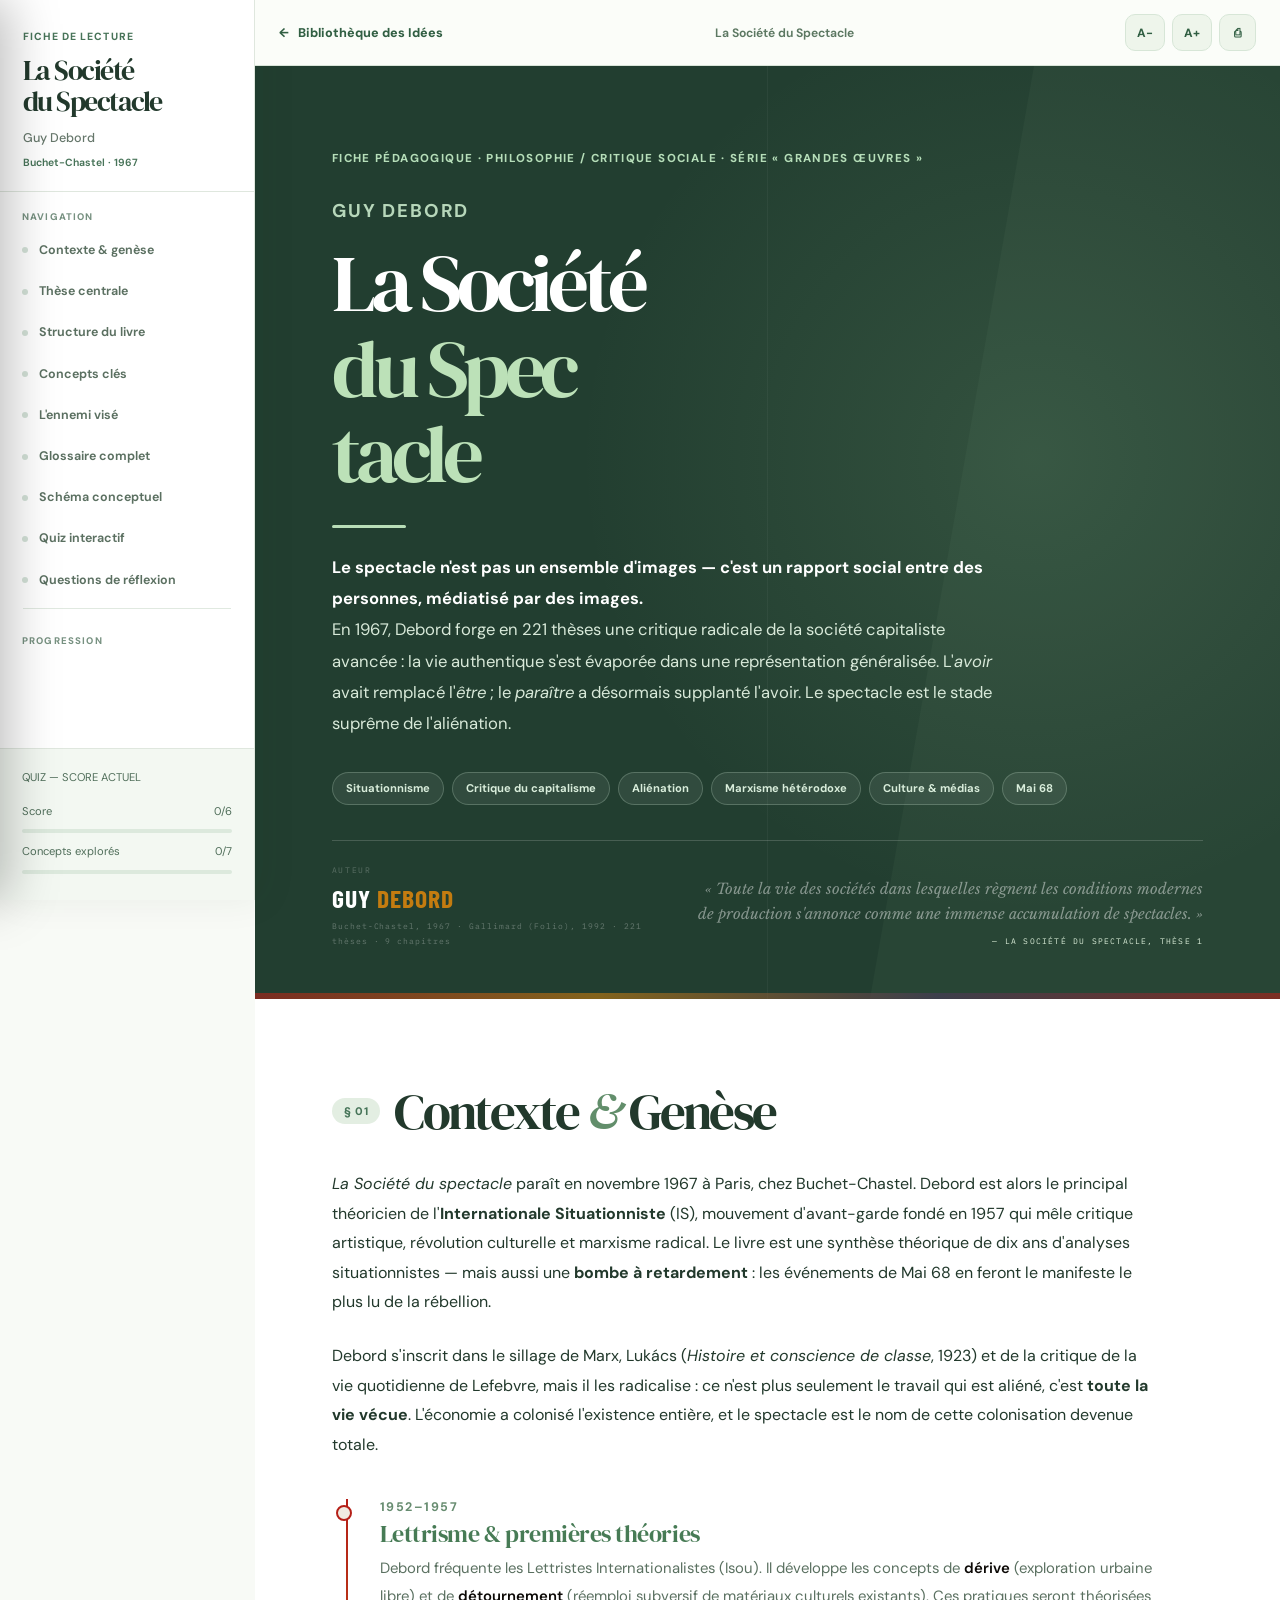
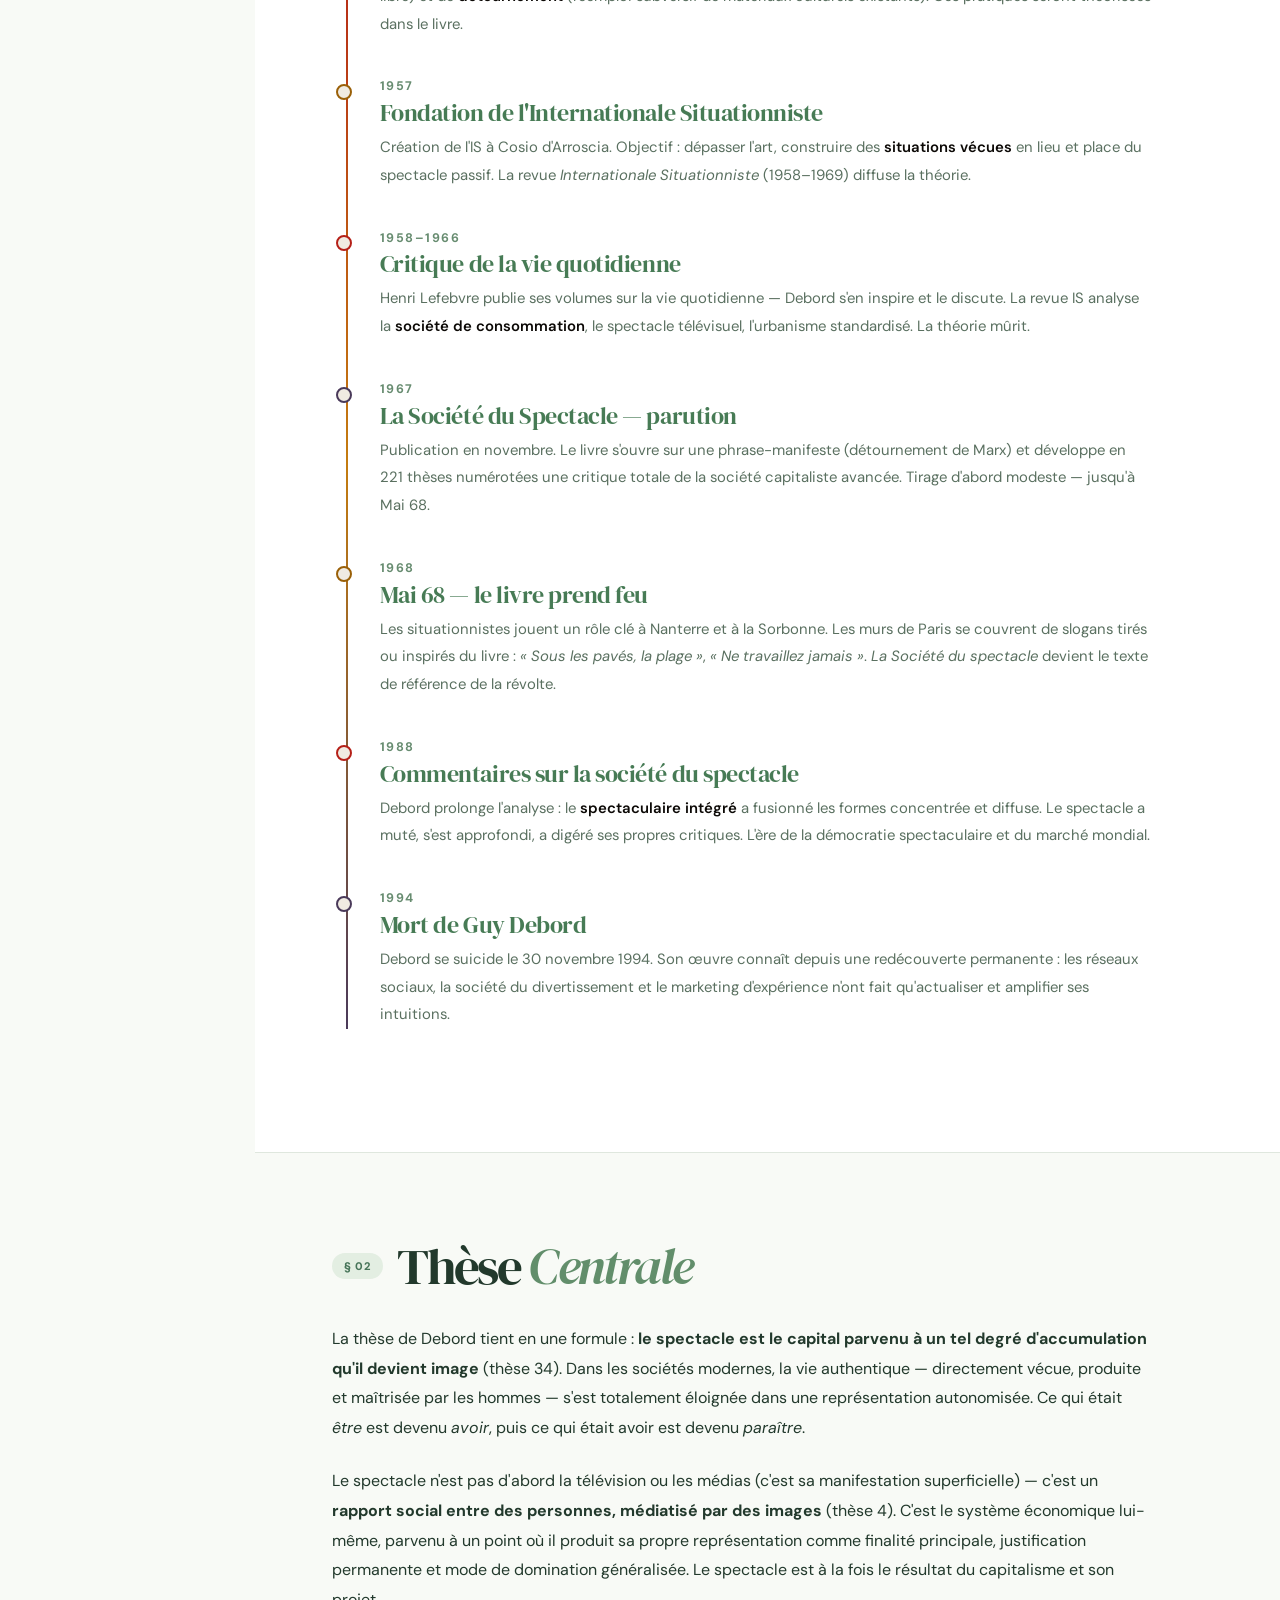
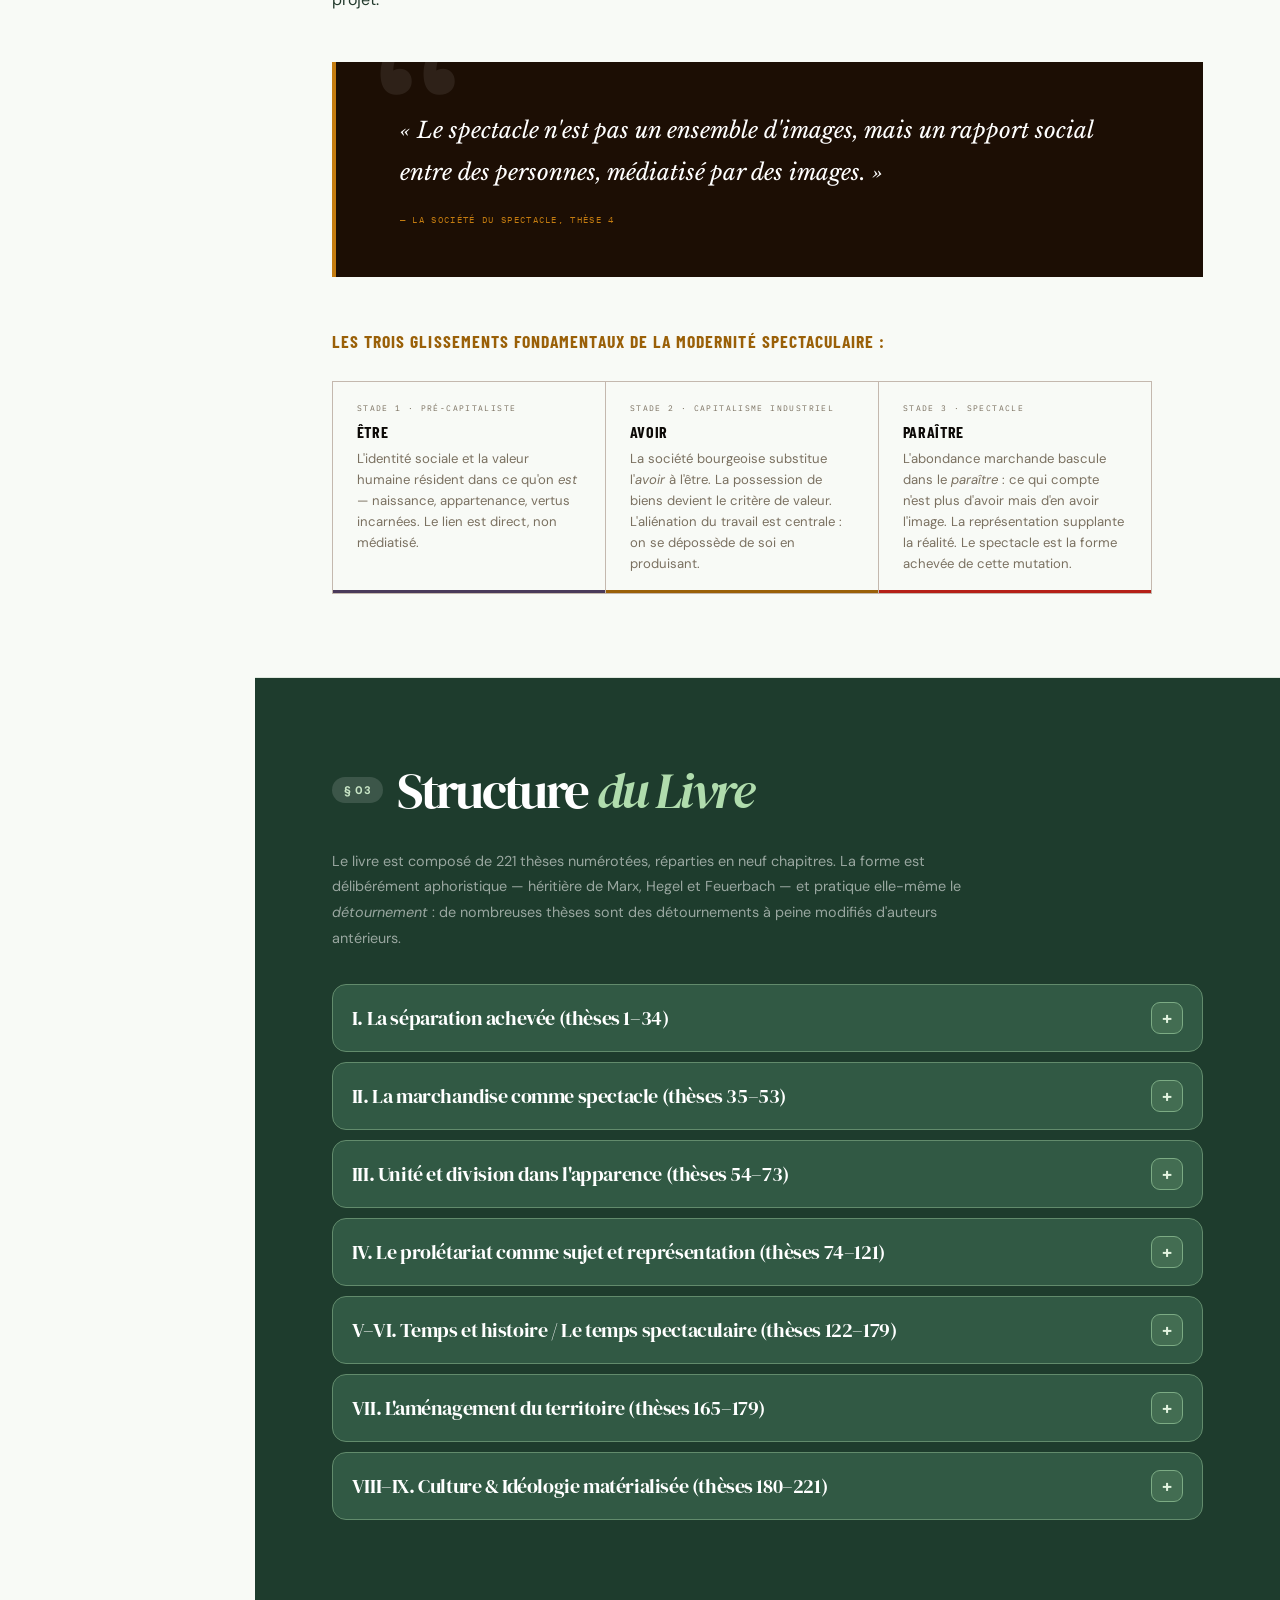
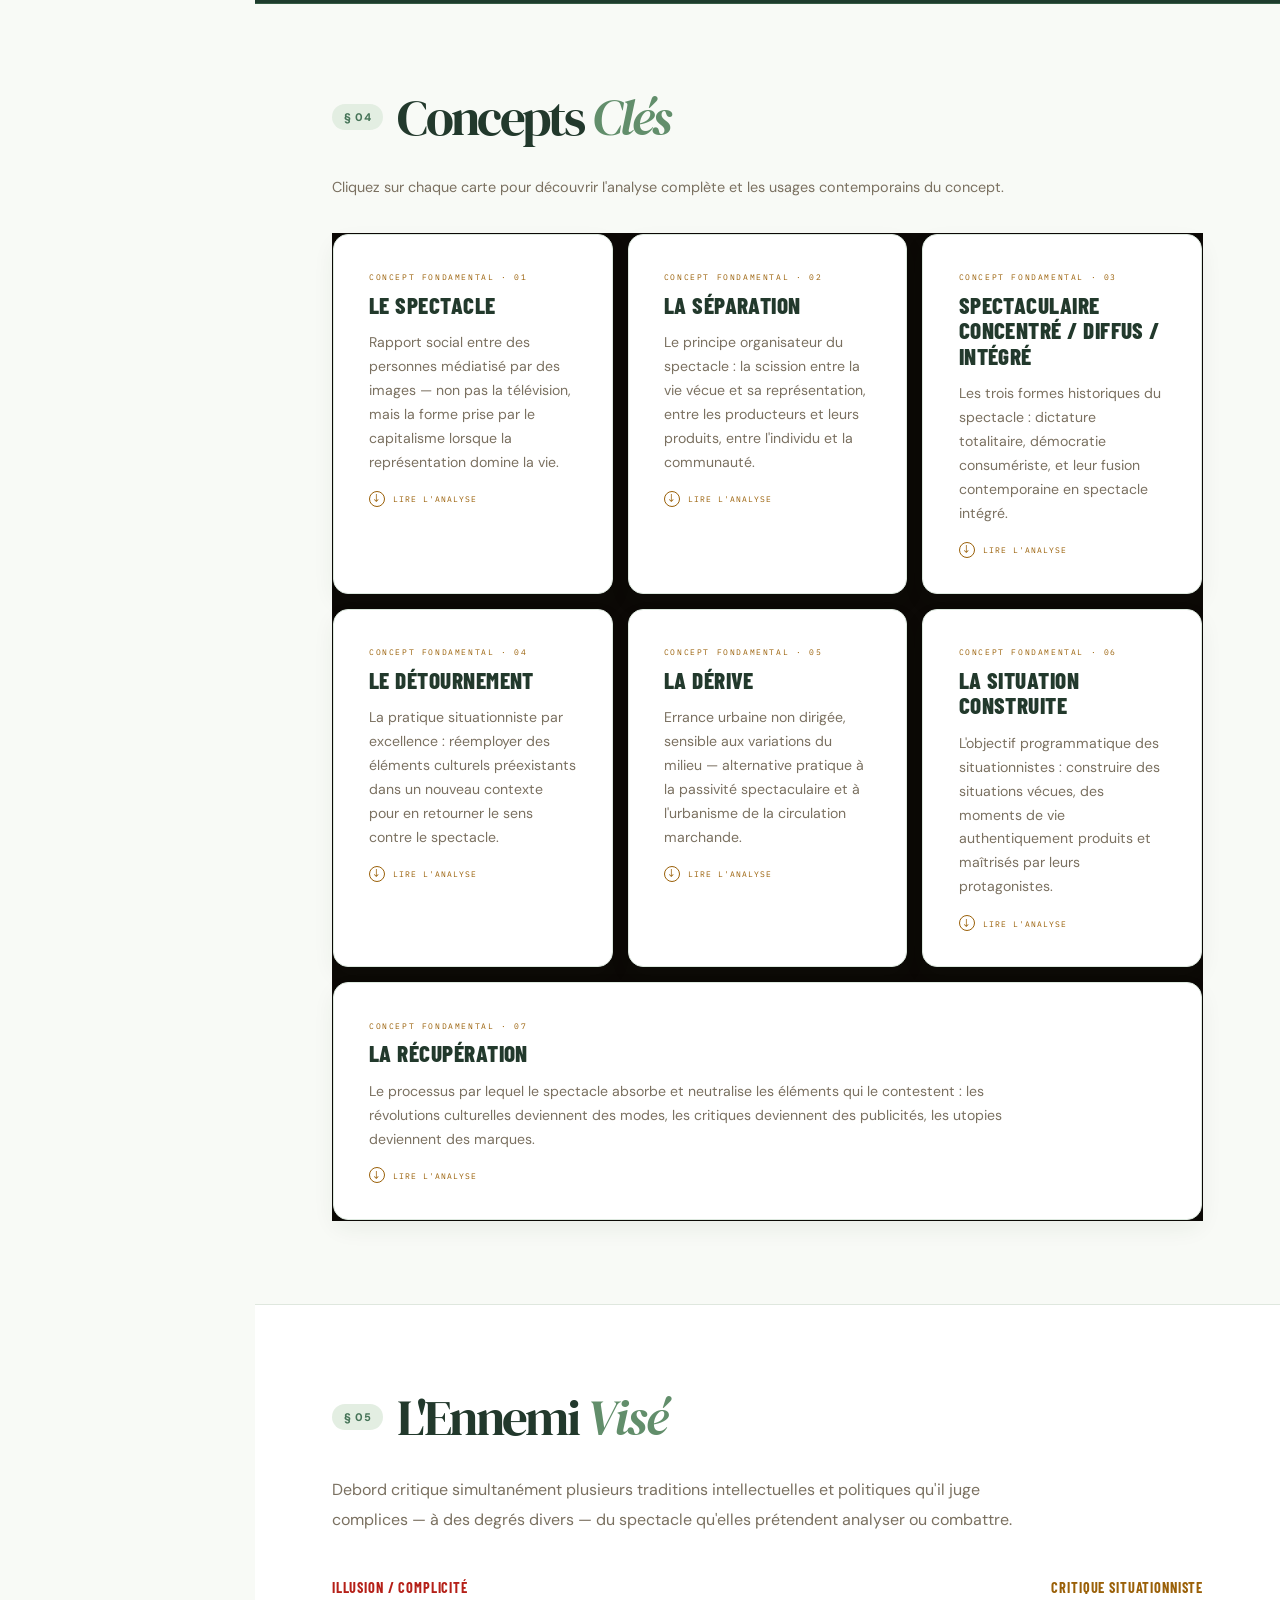
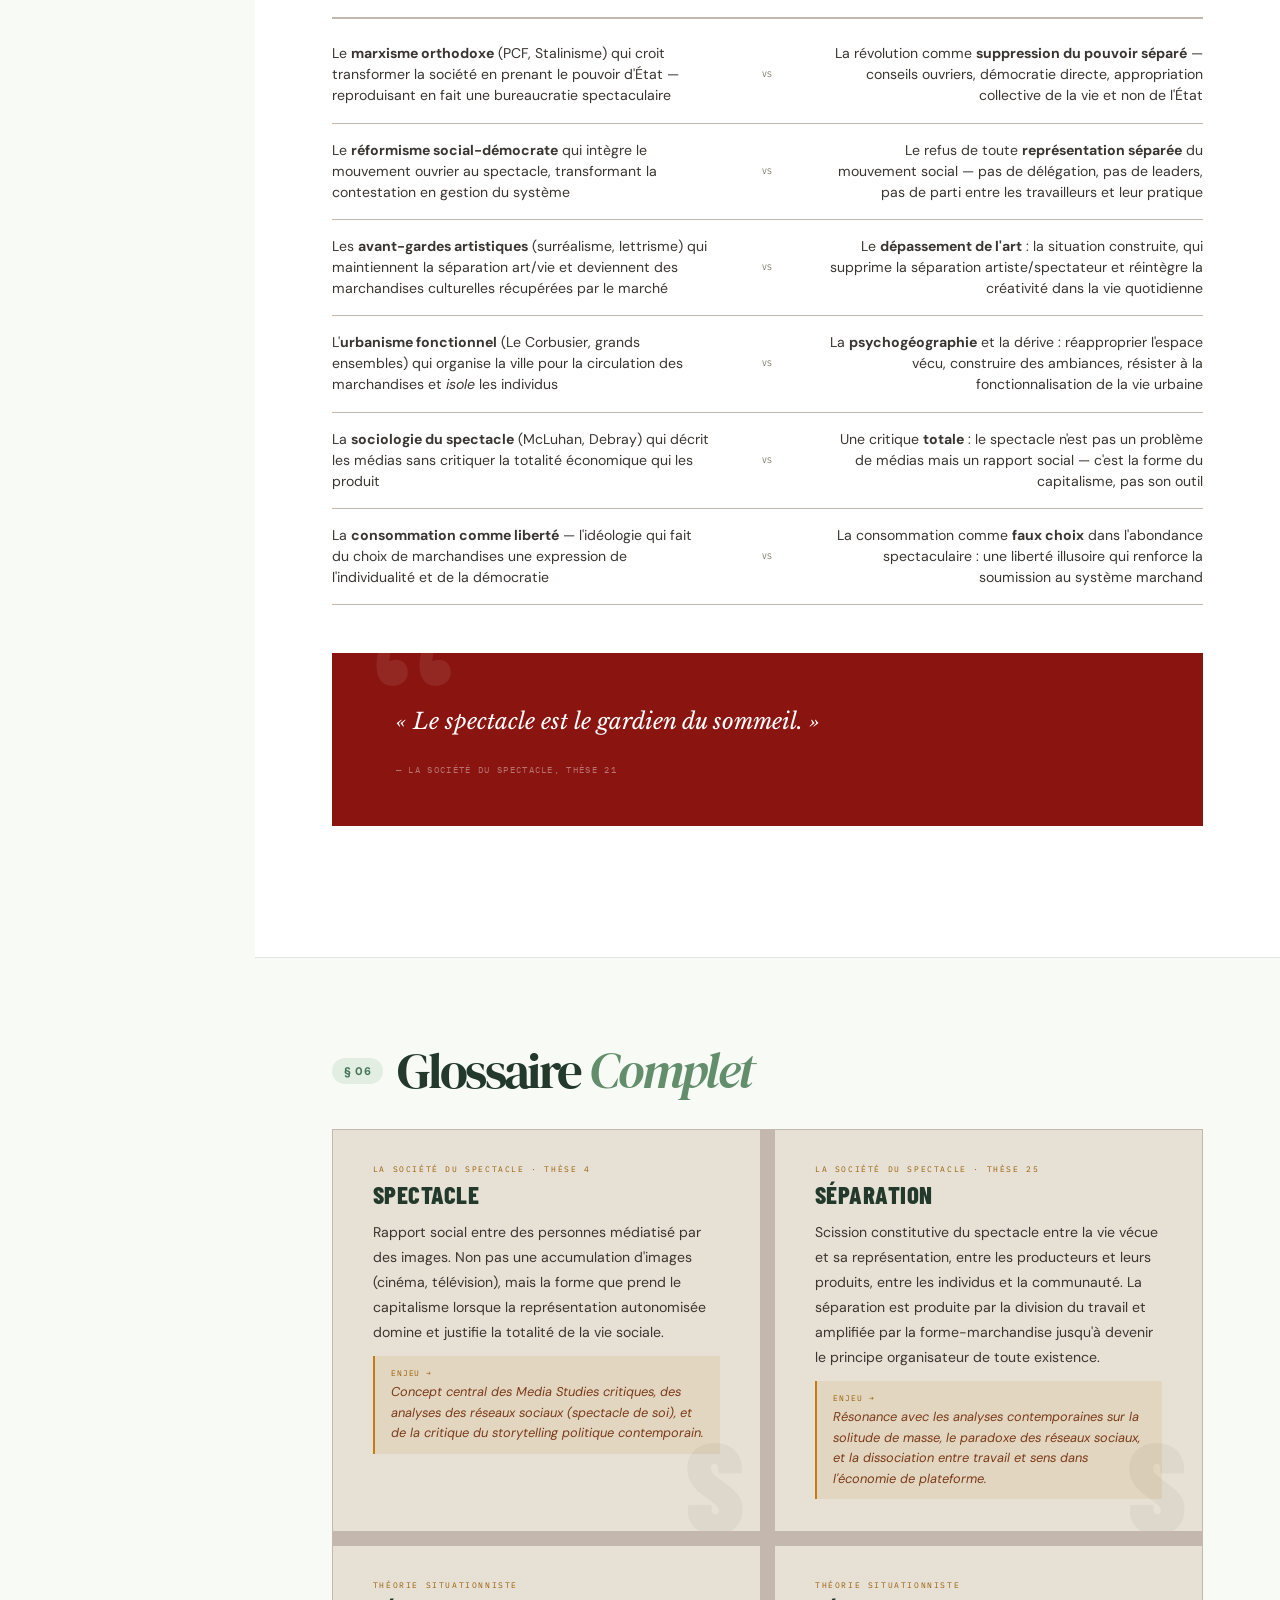
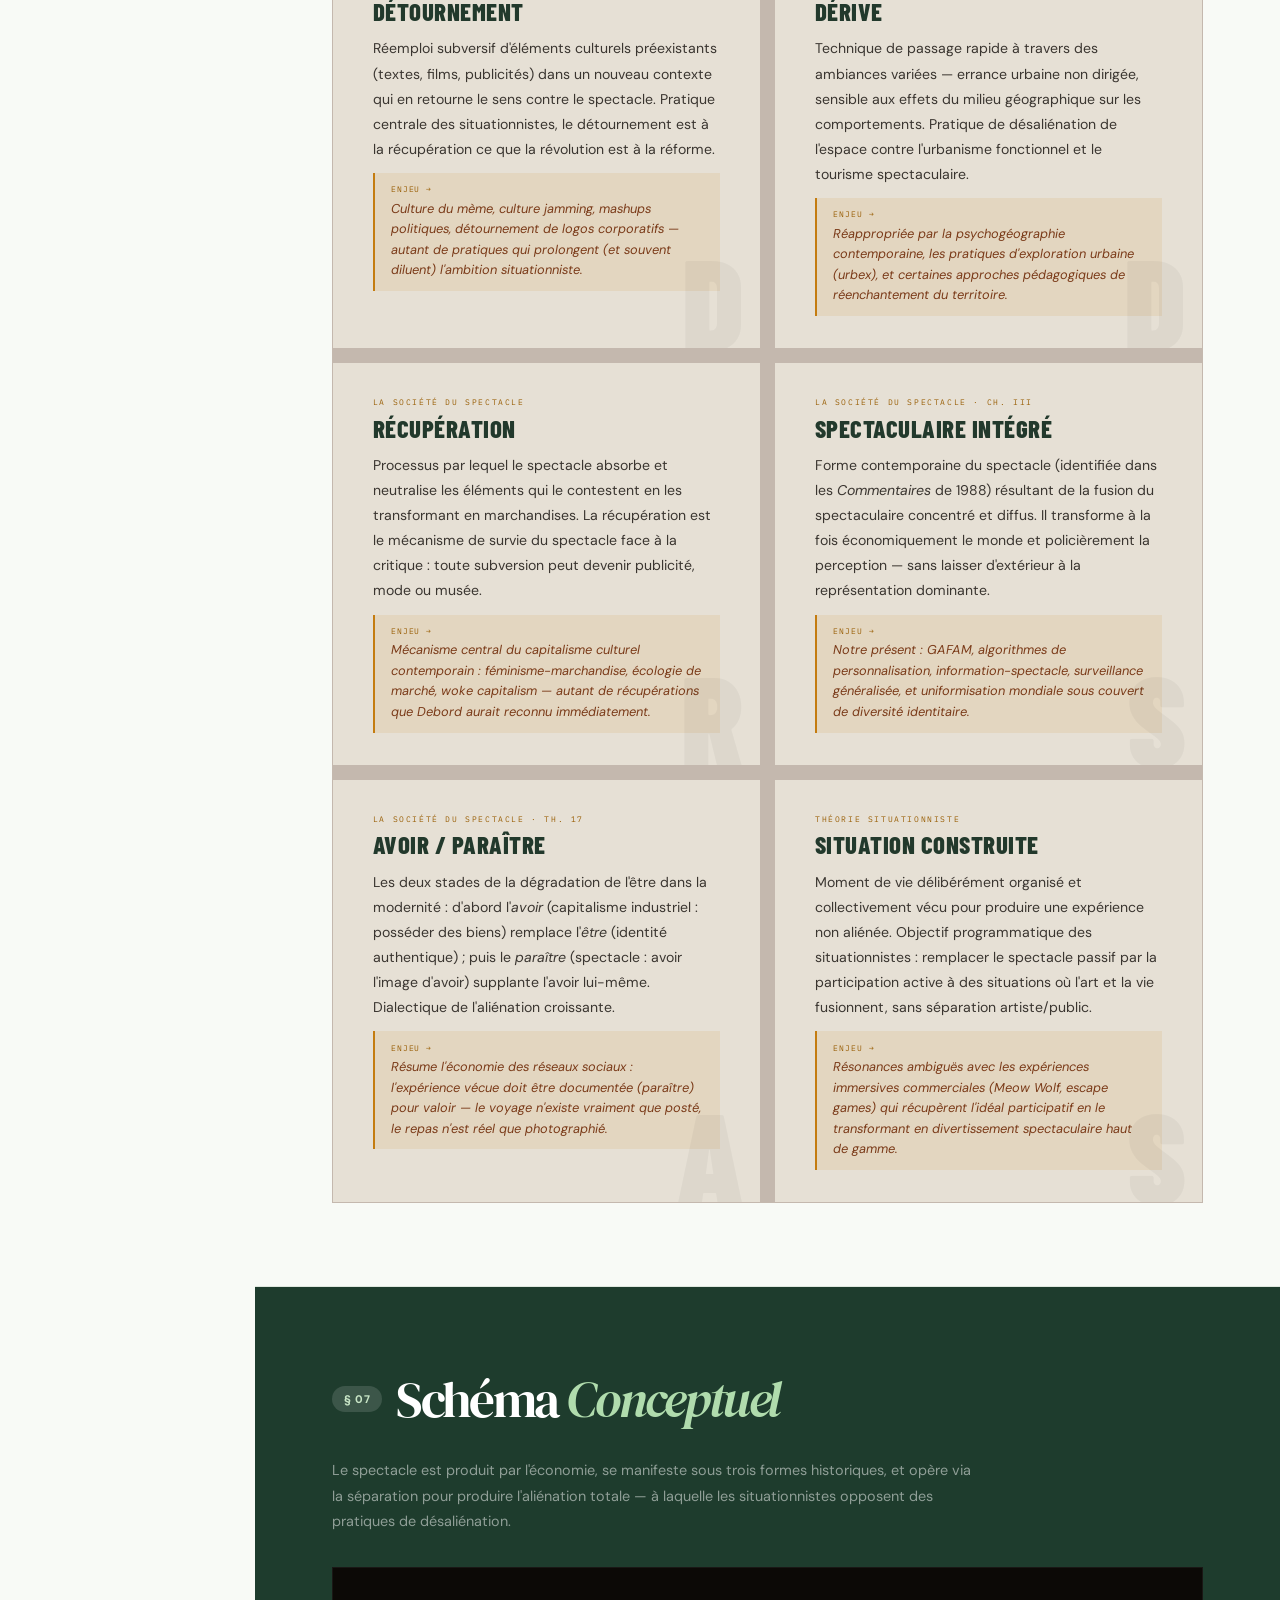
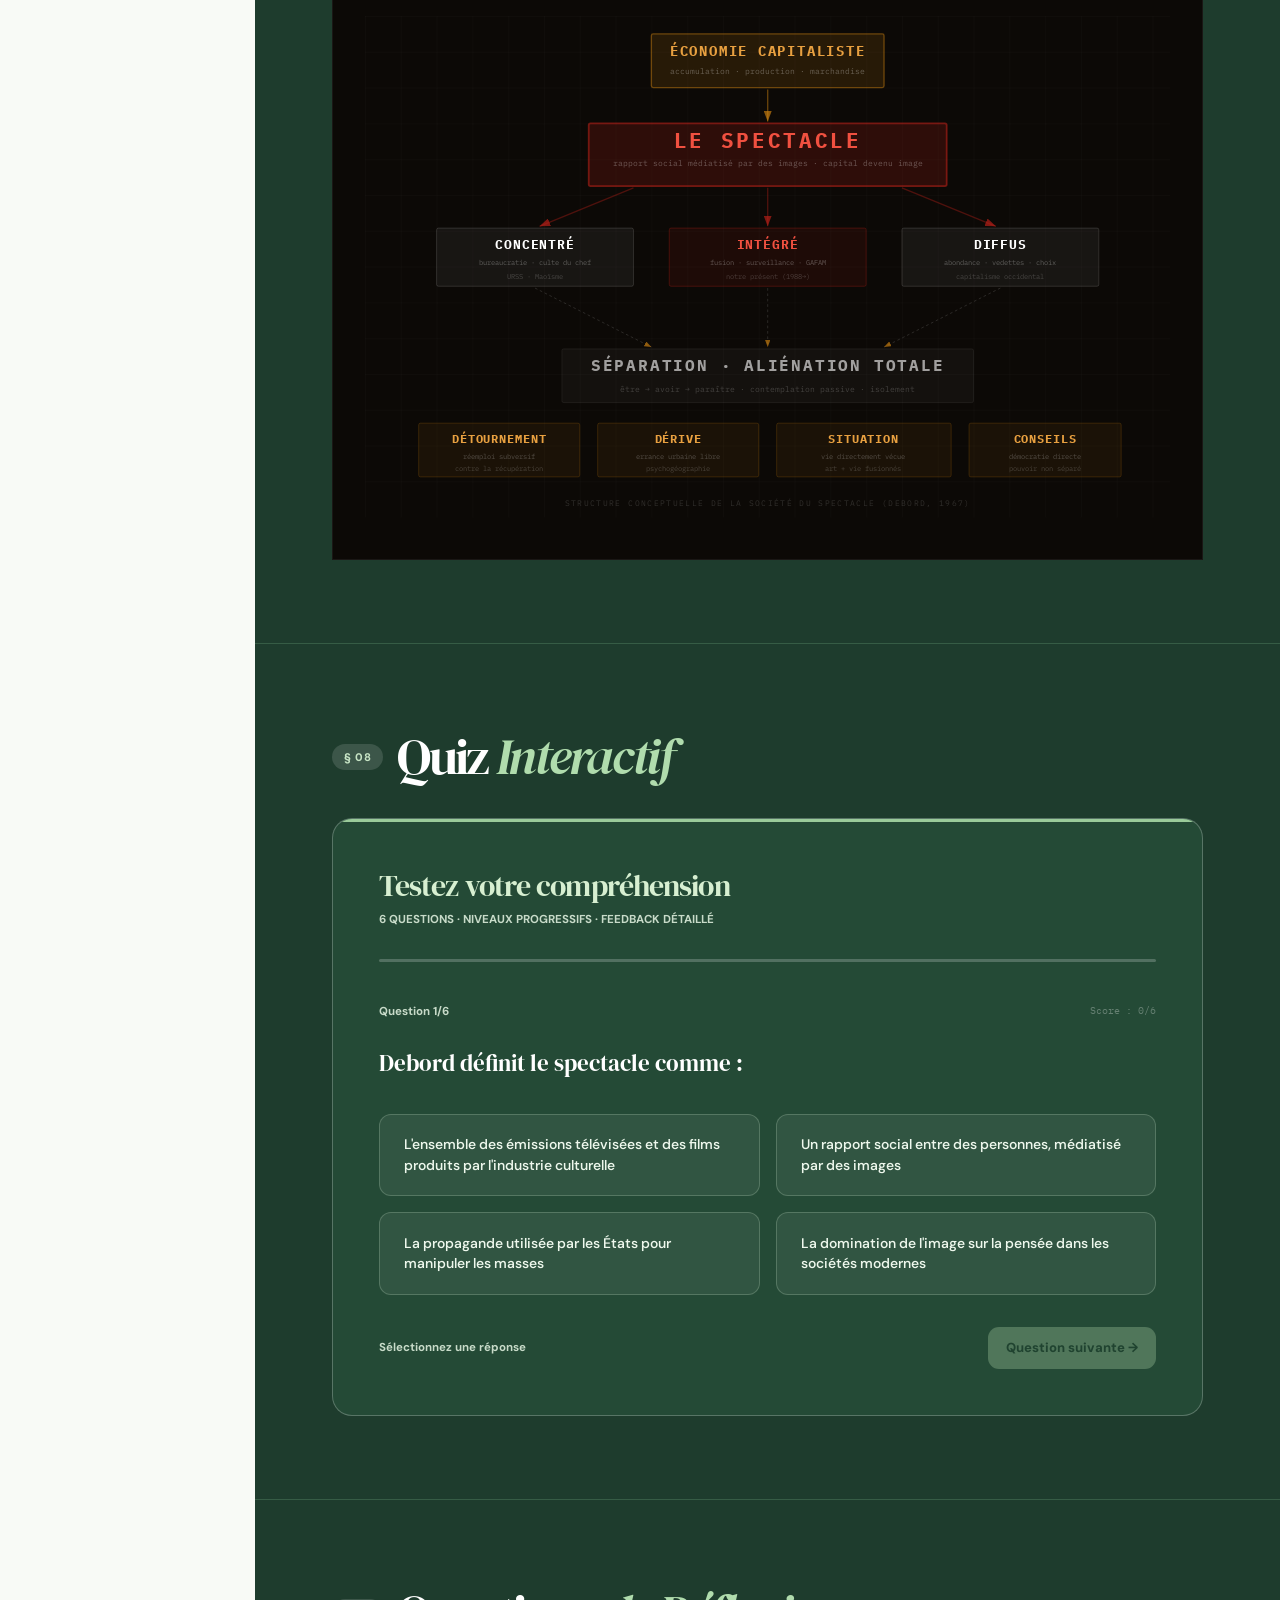
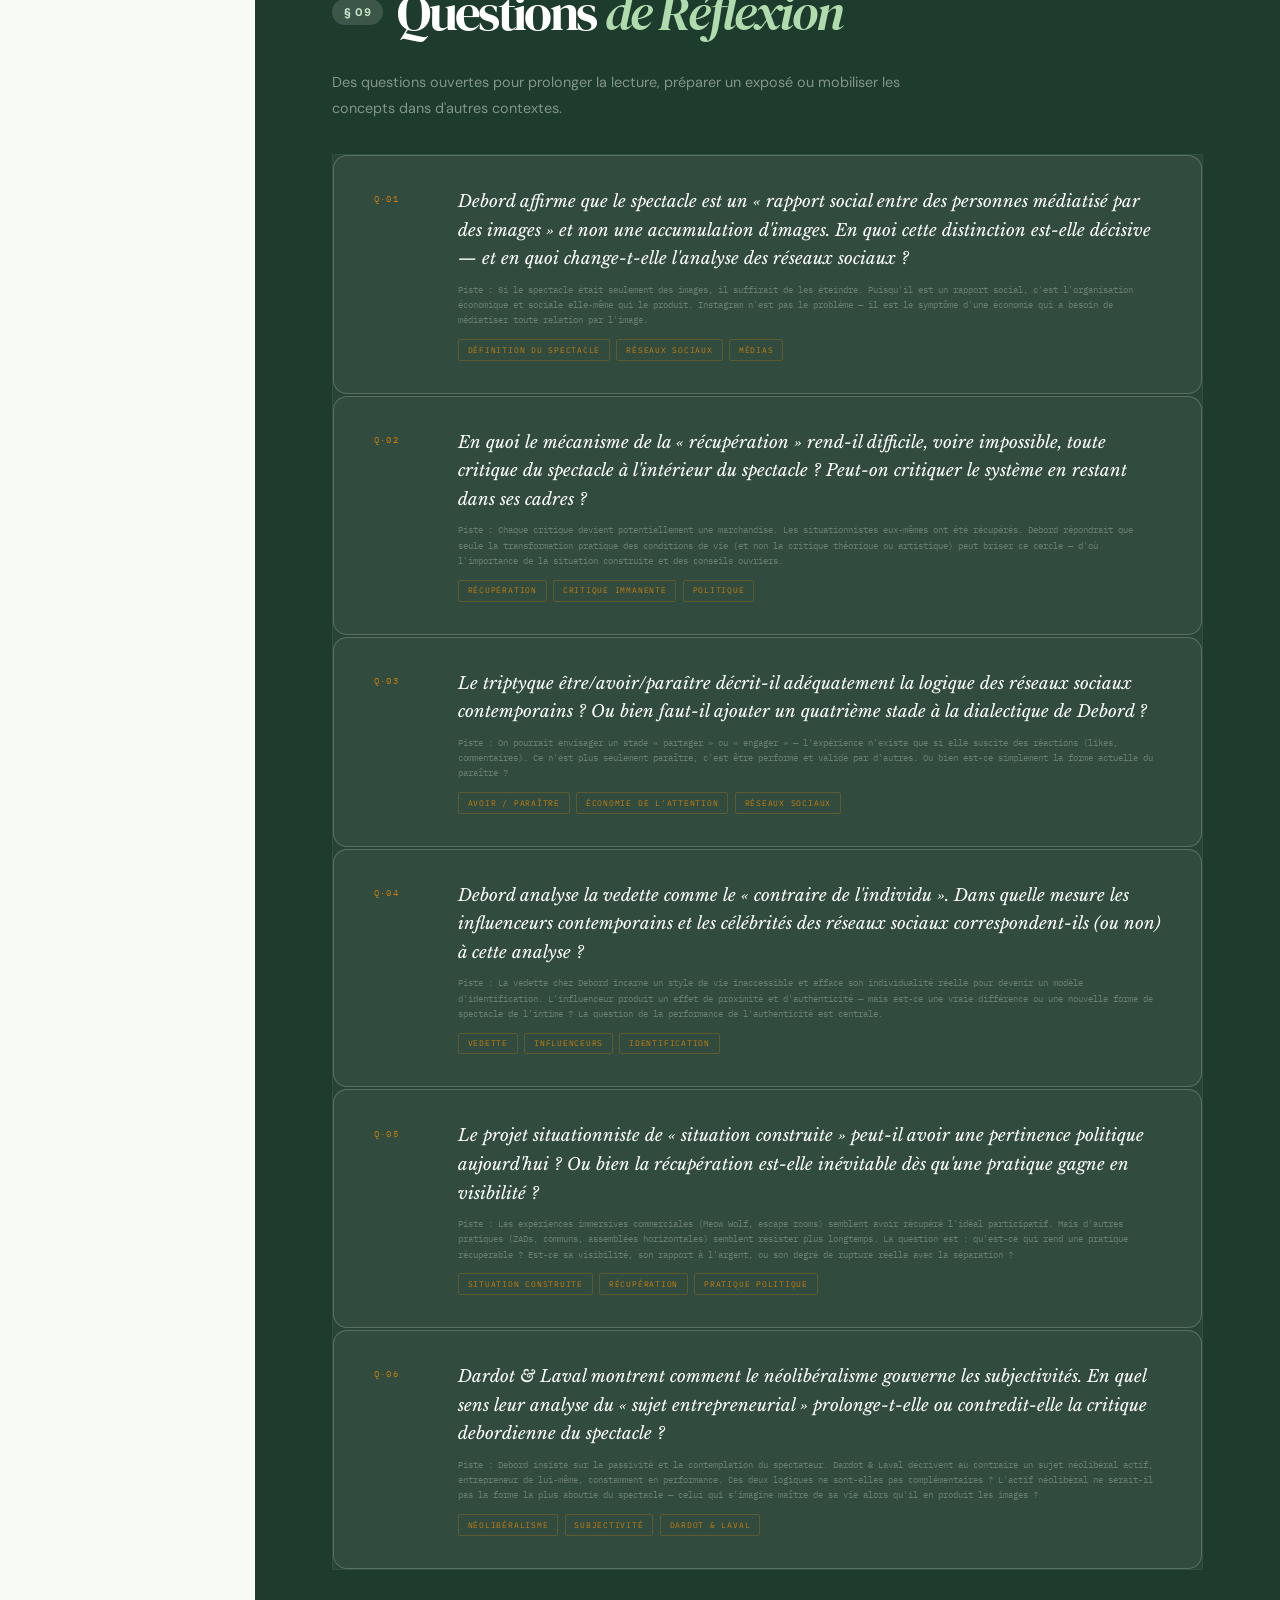
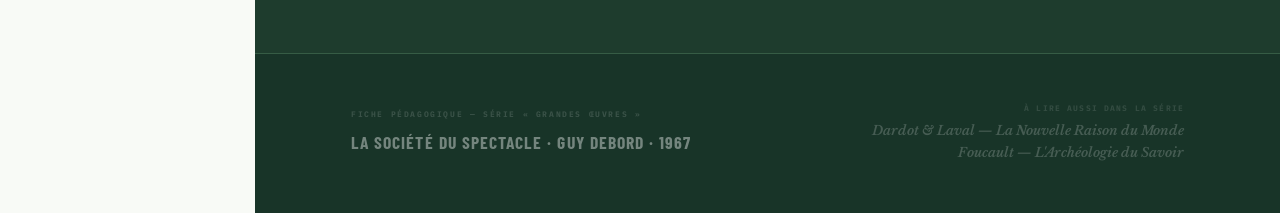
<file: debord-societe-du-spectacle.html>
<!DOCTYPE html>
<html lang="fr">
<head>
<meta charset="UTF-8">
<meta name="viewport" content="width=device-width, initial-scale=1.0">
<title>La Société du Spectacle — Guy Debord</title>
<link href="https://fonts.googleapis.com/css2?family=Libre+Baskerville:ital,wght@0,400;0,700;1,400&family=Barlow+Condensed:wght@300;400;500;600;700;800;900&family=IBM+Plex+Mono:ital,wght@0,300;0,400;0,500;1,300&display=swap" rel="stylesheet">
<style>
/* ═══════════════════════════════════════════
   DESIGN SYSTEM — Typographie spectaculaire
   Palette : cinéma / écran / braise / or
   ═══════════════════════════════════════════ */
:root {
  --concrete: #f0ebe2;
  --concrete2: #e6e0d5;
  --concrete3: #d5cfc4;
  --ink: #0c0906;
  --ink2: #1a1410;
  --blood: #b52018;
  --blood2: #8a1510;
  --blood-pale: #f5dcda;
  --neon: #c47c10;
  --neon2: #9a6008;
  --neon-pale: #f5e8d0;
  --steel: #4a3a5a;
  --steel2: #2e2040;
  --steel-pale: #ddd8ea;
  --rust: #7a3a18;
  --dust: #7a7060;
  --rule: #c4b8ae;
  --sidebar: 270px;
}

*,*::before,*::after{box-sizing:border-box;margin:0;padding:0}
html{scroll-behavior:smooth}
body{
  background:var(--concrete);
  color:var(--ink);
  font-family:'Libre Baskerville',serif;
  font-size:17px;
  line-height:1.75;
  overflow-x:hidden;
  cursor:none;
}

/* ─── CURSOR ─── */
#dot {
  width: 8px; height: 8px; border-radius: 50%;
  background: #c0231b;
  position: fixed; top: 0; left: 0;
  pointer-events: none; z-index: 9999;
  transform: translate(-50%, -50%);
  transition: background .15s, width .15s, height .15s;
}
#ring {
  position: fixed; top: 0; left: 0;
  pointer-events: none; z-index: 9998;
  transform: translate(-50%, -50%);
  border-radius: 50%;
}
#trail {
  position: fixed; inset: 0;
  pointer-events: none; z-index: 9997;
}

/* ─── PROGRESS ─── */
#prog{position:fixed;top:0;left:0;height:3px;background:var(--blood);transform-origin:left;transform:scaleX(0);z-index:1002;transition:transform .08s linear;}

/* ═══ SIDEBAR ═══ */
.snav{
  position:fixed;left:0;top:0;bottom:0;
  width:var(--sidebar);
  background:var(--ink2);
  z-index:100;
  display:flex;flex-direction:column;
  overflow-y:auto;
  scrollbar-width:thin;
  scrollbar-color:var(--blood) transparent;
}

.snav-brand{
  padding:2rem 1.8rem 1.8rem;
  border-bottom:1px solid rgba(255,255,255,.05);
}

.snav-kicker{
  font-family:'IBM Plex Mono',monospace;
  font-size:.55rem;letter-spacing:.22em;text-transform:uppercase;
  color:var(--neon);margin-bottom:.8rem;
}

.snav-title{
  font-family:'Barlow Condensed',sans-serif;
  font-size:1.45rem;font-weight:800;line-height:1;
  color:#fff;letter-spacing:.02em;text-transform:uppercase;
}

.snav-authors{
  font-family:'Libre Baskerville',serif;
  font-style:italic;font-size:.78rem;
  color:rgba(255,255,255,.35);margin-top:.4rem;
}

.snav-year{
  font-family:'IBM Plex Mono',monospace;
  font-size:.55rem;color:var(--blood);
  letter-spacing:.1em;margin-top:.5rem;
}

.snav-lbl{
  font-family:'IBM Plex Mono',monospace;
  font-size:.48rem;letter-spacing:.22em;text-transform:uppercase;
  color:rgba(255,255,255,.18);
  padding:.9rem 1.8rem .3rem;
}

.snav-a{
  display:flex;align-items:center;gap:.7rem;
  padding:.42rem 1.8rem;
  font-family:'Barlow Condensed',sans-serif;
  font-size:.8rem;font-weight:500;letter-spacing:.04em;
  text-transform:uppercase;
  color:rgba(255,255,255,.38);
  text-decoration:none;
  border-left:2px solid transparent;
  transition:all .2s;
}
.snav-a:hover{color:rgba(255,255,255,.85);border-left-color:var(--neon);padding-left:2.1rem;}
.snav-a.on{color:#fff;border-left-color:var(--blood);background:rgba(181,32,24,.08);}

.snav-bullet{
  width:5px;height:5px;border-radius:50%;
  background:currentColor;opacity:.4;flex-shrink:0;
}

.snav-div{height:1px;background:rgba(255,255,255,.04);margin:.6rem 1.8rem;}

.snav-score{
  margin-top:auto;padding:1.5rem 1.8rem;
  border-top:1px solid rgba(255,255,255,.05);
}

.snav-score-title{
  font-family:'IBM Plex Mono',monospace;
  font-size:.5rem;letter-spacing:.18em;text-transform:uppercase;
  color:rgba(255,255,255,.2);margin-bottom:.8rem;
}

.score-bar{
  height:4px;background:rgba(255,255,255,.06);
  border-radius:2px;margin:.5rem 0;overflow:hidden;
}

.score-fill{
  height:100%;border-radius:2px;
  transition:width 1.5s cubic-bezier(.16,1,.3,1);
}

.score-label{
  display:flex;justify-content:space-between;
  font-family:'IBM Plex Mono',monospace;
  font-size:.48rem;letter-spacing:.1em;
  color:rgba(255,255,255,.25);margin-bottom:.2rem;
}

/* ═══ MAIN ═══ */
.main{margin-left:var(--sidebar);}

/* ═══ HERO ═══ */
.hero{
  min-height:100vh;
  background:var(--ink);
  color:#fff;
  padding:5rem 6rem 4rem;
  position:relative;overflow:hidden;
  display:grid;grid-template-rows:1fr auto;
}

.hero::before{
  content:'';position:absolute;inset:0;
  background-image:
    linear-gradient(rgba(255,255,255,.018) 1px,transparent 1px),
    linear-gradient(90deg,rgba(255,255,255,.018) 1px,transparent 1px);
  background-size:60px 60px;
  pointer-events:none;
}

.hero-diag{
  position:absolute;bottom:0;right:0;
  width:40%;height:100%;
  background:var(--blood2);
  clip-path:polygon(40% 0,100% 0,100% 100%,0% 100%);
  opacity:.09;pointer-events:none;
}

.hero-strate{
  position:absolute;bottom:0;left:0;right:0;
  height:6px;
  background:linear-gradient(90deg,var(--blood),var(--neon),var(--steel),var(--blood));
  opacity:.6;
}

.hero-tag{
  font-family:'IBM Plex Mono',monospace;
  font-size:.58rem;letter-spacing:.28em;text-transform:uppercase;
  color:var(--neon);margin-bottom:2.5rem;
  opacity:0;animation:fadeUp .7s ease forwards .1s;
}

.hero-h1{
  font-family:'Barlow Condensed',sans-serif;
  font-size:clamp(3.5rem,7.5vw,9.5rem);
  font-weight:900;line-height:.88;
  letter-spacing:-.01em;text-transform:uppercase;
  opacity:0;animation:fadeUp .9s ease forwards .25s;
}

.hero-h1 .line1{display:block;color:rgba(255,255,255,.3);font-size:.42em;letter-spacing:.12em;font-weight:400;margin-bottom:.5rem;}
.hero-h1 .line2{display:block;color:#fff;}
.hero-h1 .line3{display:block;color:#fff;}
.hero-h1 .line4{display:block;color:var(--blood);}

.hero-rule{
  width:120px;height:3px;
  background:linear-gradient(90deg,var(--blood),var(--neon));
  margin:2.5rem 0 2rem;
  opacity:0;animation:fadeUp .7s ease forwards .5s;
}

.hero-sub{
  max-width:680px;
  font-size:1.05rem;font-weight:400;font-style:italic;
  color:rgba(255,255,255,.6);line-height:1.85;
  opacity:0;animation:fadeUp .8s ease forwards .4s;
}

.hero-sub strong{color:#fff;font-style:normal;}

.hero-chips{
  display:flex;flex-wrap:wrap;gap:.6rem;
  margin-top:2rem;
  opacity:0;animation:fadeUp .7s ease forwards .7s;
}

.chip{
  font-family:'IBM Plex Mono',monospace;
  font-size:.55rem;letter-spacing:.12em;text-transform:uppercase;
  padding:.28rem .8rem;border-radius:2px;border:1px solid;
}

.chip-blood{color:var(--blood);border-color:rgba(181,32,24,.4);background:rgba(181,32,24,.08);}
.chip-neon {color:#e8a040;    border-color:rgba(196,124,16,.4); background:rgba(196,124,16,.08);}
.chip-steel{color:#9080c0;    border-color:rgba(144,128,192,.3);background:rgba(144,128,192,.06);}

.hero-bottom{
  display:flex;justify-content:space-between;align-items:flex-end;
  padding-top:3rem;border-top:1px solid rgba(255,255,255,.07);
  opacity:0;animation:fadeUp .7s ease forwards .9s;
}

.hb-label{
  font-family:'IBM Plex Mono',monospace;
  font-size:.5rem;letter-spacing:.2em;text-transform:uppercase;
  color:rgba(255,255,255,.25);margin-bottom:.4rem;
}

.hb-names{
  font-family:'Barlow Condensed',sans-serif;
  font-size:1.6rem;font-weight:700;letter-spacing:.04em;
  text-transform:uppercase;color:#fff;line-height:1.1;
}

.hb-names span{color:var(--neon);}

.hero-thesis{
  text-align:right;max-width:420px;
  font-family:'Libre Baskerville',serif;
  font-style:italic;font-size:.92rem;
  color:rgba(255,255,255,.45);line-height:1.7;
}

.hero-thesis cite{
  display:block;margin-top:.5rem;
  font-style:normal;font-family:'IBM Plex Mono',monospace;
  font-size:.5rem;letter-spacing:.15em;text-transform:uppercase;
  color:var(--neon);
}

/* ═══ GENERIC SECTION ═══ */
.sec{
  padding:5.5rem 6rem;
  border-bottom:1px solid var(--rule);
}

.sec.alt{background:var(--concrete2);}
.sec.dark{background:var(--ink2);color:#fff;}
.sec.steel{background:var(--steel2);color:#fff;}
.sec.blood{background:var(--blood2);color:#fff;}
.sec.neon-bg{background:#1c0e04;color:#fff;}

.sec-eyebrow{display:flex;align-items:center;gap:1.2rem;margin-bottom:3rem;}

.sec-num{
  font-family:'IBM Plex Mono',monospace;
  font-size:.52rem;letter-spacing:.2em;text-transform:uppercase;
  color:var(--neon2);background:var(--neon-pale);
  padding:.28rem .75rem;border-radius:2px;
}
.dark .sec-num,.steel .sec-num,.blood .sec-num,.neon-bg .sec-num{
  background:rgba(196,124,16,.2);color:#e8a040;
}

.sec-h2{
  font-family:'Barlow Condensed',sans-serif;
  font-size:2.6rem;font-weight:800;
  letter-spacing:.01em;text-transform:uppercase;line-height:1;
}

.sec-h2 em{color:var(--blood);font-style:normal;}
.dark .sec-h2,.steel .sec-h2,.blood .sec-h2,.neon-bg .sec-h2{color:#fff;}
.dark .sec-h2 em,.steel .sec-h2 em,.neon-bg .sec-h2 em{color:var(--neon);}

/* ═══ CONCEPT CARDS ═══ */
.concept-grid{
  display:grid;grid-template-columns:repeat(3,1fr);
  gap:2px;background:var(--ink);
  border:1px solid var(--ink);
  margin-top:1rem;
}

.concept-card{
  background:var(--concrete);
  padding:2.2rem;
  position:relative;overflow:hidden;
  cursor:pointer;
  transition:background .3s;
}

.alt .concept-card{background:var(--concrete2);}

.concept-card::after{
  content:attr(data-num);
  position:absolute;right:.8rem;bottom:-1rem;
  font-family:'Barlow Condensed',sans-serif;
  font-size:7rem;font-weight:900;
  color:rgba(0,0,0,.04);line-height:1;
  pointer-events:none;
}

.cc-tag{
  font-family:'IBM Plex Mono',monospace;
  font-size:.5rem;letter-spacing:.2em;text-transform:uppercase;
  color:var(--neon2);display:block;margin-bottom:.5rem;
}

.cc-title{
  font-family:'Barlow Condensed',sans-serif;
  font-size:1.45rem;font-weight:800;
  letter-spacing:.02em;text-transform:uppercase;
  line-height:1.1;margin-bottom:.8rem;
}

.cc-short{
  font-size:.88rem;color:var(--dust);
  line-height:1.7;
}

.cc-expand{
  max-height:0;overflow:hidden;
  transition:max-height .5s cubic-bezier(.16,1,.3,1),
             opacity .4s ease,
             padding .4s ease;
  opacity:0;
}

.cc-expand.open { max-height: 2000px; opacity: 1; padding-top: 1rem; }

.cc-expand-body{
  font-size:.85rem;color:var(--ink);line-height:1.8;
  border-top:1px solid var(--rule);padding-top:1rem;
}

.cc-expand-body p{margin-bottom:.7rem;}
.cc-expand-body p:last-child{margin-bottom:0;}
.cc-expand-body strong{color:var(--blood);font-weight:600;}

.cc-today{
  margin-top:.8rem;padding:.8rem 1rem;
  background:var(--neon-pale);
  border-left:2px solid var(--neon);
  font-size:.8rem;font-style:italic;
  color:var(--rust);line-height:1.6;
}

.cc-today::before{
  content:'Usage actuel → ';
  font-style:normal;font-family:'IBM Plex Mono',monospace;
  font-size:.48rem;letter-spacing:.12em;text-transform:uppercase;
  color:var(--neon2);display:block;margin-bottom:.2rem;
}

.cc-toggle{
  display:flex;align-items:center;gap:.5rem;
  margin-top:1rem;
  font-family:'IBM Plex Mono',monospace;
  font-size:.52rem;letter-spacing:.12em;text-transform:uppercase;
  color:var(--neon2);cursor:pointer;
  transition:color .2s;
}

.cc-arrow{
  width:16px;height:16px;border:1px solid var(--neon2);
  border-radius:50%;display:flex;align-items:center;justify-content:center;
  font-size:.7rem;transition:transform .3s;
}

.open-arrow .cc-arrow{transform:rotate(180deg);}
.concept-card:hover{background:var(--neon-pale);}

/* ═══ ACCORDION ═══ */
.accordion{margin-top:1.5rem;}

.acc-item{
  border-bottom:1px solid var(--rule);
  overflow:hidden;
}

.dark .acc-item,.steel .acc-item,.neon-bg .acc-item{border-color:rgba(255,255,255,.08);}

.acc-head{
  display:flex;align-items:center;justify-content:space-between;
  padding:1.4rem 0;cursor:pointer;
  transition:color .2s;
  user-select:none;
}

.acc-head:hover .acc-title{color:var(--neon2);}
.dark .acc-head:hover .acc-title,.steel .acc-head:hover .acc-title,.neon-bg .acc-head:hover .acc-title{color:var(--neon);}

.acc-title{
  font-family:'Barlow Condensed',sans-serif;
  font-size:1.1rem;font-weight:700;letter-spacing:.04em;text-transform:uppercase;
  transition:color .2s;
}

.dark .acc-title,.steel .acc-title,.neon-bg .acc-title{color:#fff;}

.acc-icon{
  width:28px;height:28px;border:1px solid var(--rule);
  display:flex;align-items:center;justify-content:center;
  flex-shrink:0;transition:all .3s;
  font-family:'Barlow Condensed',sans-serif;font-size:1.2rem;
  color:var(--neon2);
}

.dark .acc-icon,.steel .acc-icon,.neon-bg .acc-icon{border-color:rgba(255,255,255,.12);color:var(--neon);}
.acc-item.open .acc-icon{transform:rotate(45deg);background:var(--neon2);color:#fff;border-color:var(--neon2);}
.dark .acc-item.open .acc-icon,.steel .acc-item.open .acc-icon,.neon-bg .acc-item.open .acc-icon{background:var(--neon);color:var(--ink);border-color:var(--neon);}

.acc-body{
  max-height:0;overflow:hidden;
  transition:max-height .5s cubic-bezier(.16,1,.3,1);
}

.acc-item.open .acc-body{max-height:1200px;}

.acc-inner{
  padding:0 0 2rem;
  font-size:.9rem;color:#3a3530;line-height:1.85;
}

.dark .acc-inner,.steel .acc-inner,.neon-bg .acc-inner{color:rgba(255,255,255,.65);}

.acc-inner p{margin-bottom:.9rem;}
.acc-inner p:last-child{margin-bottom:0;}
.acc-inner strong{color:var(--ink);font-weight:600;}
.dark .acc-inner strong,.steel .acc-inner strong,.neon-bg .acc-inner strong{color:#fff;}
.acc-inner em{font-style:italic;color:var(--neon2);}
.dark .acc-inner em,.steel .acc-inner em,.neon-bg .acc-inner em{color:var(--neon);}

/* ═══ PULL QUOTES ═══ */
.pq{
  padding:3rem 4rem;margin:3rem 0;
  position:relative;overflow:hidden;
}
.pq.blood{background:var(--blood2);color:#fff;}
.pq.neon{background:#1c0e04;color:#fff;border-left:4px solid var(--neon);}
.pq.steel{background:var(--steel2);color:#fff;}

.pq::before{
  content:'\201C';
  position:absolute;top:-2rem;left:2rem;
  font-family:'Libre Baskerville',serif;
  font-size:14rem;line-height:1;
  opacity:.08;pointer-events:none;
  color:#fff;
}

.pq p{
  font-family:'Libre Baskerville',serif;
  font-size:1.4rem;font-style:italic;font-weight:400;
  line-height:1.65;position:relative;z-index:1;
}

.pq cite{
  display:block;margin-top:1.2rem;
  font-family:'IBM Plex Mono',monospace;
  font-size:.55rem;letter-spacing:.15em;text-transform:uppercase;
  font-style:normal;color:rgba(255,255,255,.4);
}

.pq.neon cite{color:var(--neon);}

/* ═══ COMPARISON TABLE ═══ */
.compare-sec{margin-top:2rem;}

.compare-row{
  display:grid;grid-template-columns:1fr 80px 1fr;
  gap:1rem;align-items:center;
  padding:1rem 0;border-bottom:1px solid var(--rule);
}

.cr-label-l,.cr-label-r{
  font-size:.88rem;color:#3a3530;line-height:1.5;
}

.cr-label-r{text-align:right;}

.cr-mid{
  font-family:'IBM Plex Mono',monospace;
  font-size:.52rem;letter-spacing:.1em;text-transform:uppercase;
  color:var(--dust);text-align:center;line-height:1.3;
}

.compare-header{
  display:grid;grid-template-columns:1fr 80px 1fr;
  gap:1rem;padding-bottom:1rem;
  border-bottom:2px solid var(--rule);
  margin-bottom:.5rem;
}

.ch-title{
  font-family:'Barlow Condensed',sans-serif;
  font-size:.9rem;font-weight:700;letter-spacing:.06em;text-transform:uppercase;
}

.ch-title.blood{color:var(--blood);}
.ch-title.neon{color:var(--neon2);}

/* ═══ GLOSSAIRE ═══ */
.glos-grid{
  display:grid;grid-template-columns:1fr 1fr;
  gap:2px;background:var(--rule);
  border:1px solid var(--rule);
}

.gi{
  background:var(--concrete);
  padding:2rem 2.5rem;
  position:relative;overflow:hidden;
  transition:background .3s;
}
.alt .gi{background:var(--concrete2);}
.gi:hover{background:var(--neon-pale);}

.gi::after{
  content:attr(data-g);
  position:absolute;right:1rem;bottom:-1rem;
  font-family:'Barlow Condensed',sans-serif;
  font-size:8rem;font-weight:900;color:rgba(0,0,0,.04);
  line-height:1;pointer-events:none;
}

.gi-src{
  font-family:'IBM Plex Mono',monospace;
  font-size:.5rem;letter-spacing:.2em;text-transform:uppercase;
  color:var(--neon2);display:block;margin-bottom:.3rem;
}

.gi-term{
  font-family:'Barlow Condensed',sans-serif;
  font-size:1.55rem;font-weight:800;letter-spacing:.02em;
  text-transform:uppercase;margin-bottom:.7rem;line-height:1.1;
}

.gi-def{font-size:.88rem;color:#3a3530;line-height:1.78;margin-bottom:.7rem;}

.gi-now{
  padding:.65rem 1rem;
  background:rgba(196,124,16,.1);
  border-left:2px solid var(--neon);
  font-style:italic;font-size:.8rem;color:var(--rust);line-height:1.6;
}

.gi-now::before{
  content:'Enjeu → ';
  font-style:normal;font-family:'IBM Plex Mono',monospace;
  font-size:.48rem;letter-spacing:.12em;text-transform:uppercase;
  color:var(--neon2);display:block;margin-bottom:.2rem;
}

/* ═══ TIMELINE ═══ */
.timeline-container{position:relative;padding-left:3rem;margin-top:2rem;}
.timeline-container::before{
  content:'';position:absolute;
  left:14px;top:0;bottom:0;width:2px;
  background:linear-gradient(to bottom,var(--blood),var(--neon),var(--steel));
}

.tl-item{
  position:relative;margin-bottom:2.5rem;
  opacity:0;transform:translateX(-20px);
  transition:opacity .6s ease,transform .6s ease;
}

.tl-item.tl-visible{opacity:1;transform:none;}

.tl-dot{
  position:absolute;left:-2.75rem;top:.35rem;
  width:16px;height:16px;border-radius:50%;
  border:2px solid;background:var(--concrete);
  transition:transform .3s,background .3s;
}

.alt .tl-dot{background:var(--concrete2);}
.tl-item:hover .tl-dot{transform:scale(1.4);background:var(--neon2);}

.tl-dot.blood{border-color:var(--blood);}
.tl-dot.neon {border-color:var(--neon2);}
.tl-dot.steel{border-color:var(--steel);}

.tl-year{
  font-family:'IBM Plex Mono',monospace;
  font-size:.58rem;letter-spacing:.12em;text-transform:uppercase;
  color:var(--dust);margin-bottom:.3rem;
}

.tl-title{
  font-family:'Barlow Condensed',sans-serif;
  font-size:1.15rem;font-weight:700;letter-spacing:.04em;
  text-transform:uppercase;margin-bottom:.4rem;
}

.tl-body{font-size:.88rem;color:var(--dust);line-height:1.75;}
.tl-body strong{color:var(--ink);font-weight:600;}

/* ═══ STRATE INDICATOR ═══ */
.strates-row{
  display:flex;gap:0;margin-top:1.5rem;
  border:1px solid var(--rule);overflow:hidden;
}

.strate{
  flex:1;padding:1.2rem 1.5rem;
  position:relative;
  border-right:1px solid var(--rule);
  transition:background .3s;
}
.strate:last-child{border-right:none;}
.strate:hover{background:var(--neon-pale);}

.strate-label{
  font-family:'IBM Plex Mono',monospace;
  font-size:.48rem;letter-spacing:.18em;text-transform:uppercase;
  color:var(--dust);margin-bottom:.4rem;
}

.strate-name{
  font-family:'Barlow Condensed',sans-serif;
  font-size:1rem;font-weight:700;letter-spacing:.04em;text-transform:uppercase;
  color:var(--ink);line-height:1.2;
}

.strate-color{
  position:absolute;bottom:0;left:0;right:0;
  height:3px;
}

/* ═══ SCHEMA ═══ */
.schema-wrap{
  background:var(--ink);
  border:1px solid rgba(255,255,255,.06);
  padding:3rem 2rem 2rem;
  margin-top:2rem;
  position:relative;
}

.schema-wrap svg text{font-family:'IBM Plex Mono',monospace;}

/* ═══ REFLEXION ═══ */
.qstack{
  display:flex;flex-direction:column;gap:2px;
  background:rgba(255,255,255,.04);
  border:1px solid rgba(255,255,255,.05);
  margin-top:1.5rem;
}

.qi{
  background:rgba(255,255,255,.02);
  padding:2rem 2.5rem;
  display:grid;grid-template-columns:60px 1fr;
  gap:1.5rem;align-items:start;
  transition:background .3s;
  border-left:3px solid transparent;
}

.qi:hover{background:rgba(196,124,16,.06);border-left-color:var(--neon);}

.qi-n{
  font-family:'IBM Plex Mono',monospace;
  font-size:.55rem;letter-spacing:.15em;text-transform:uppercase;
  color:var(--neon);padding-top:.2rem;
}

.qi-t{
  font-family:'Libre Baskerville',serif;
  font-size:1.05rem;font-style:italic;
  color:#fff;line-height:1.7;margin-bottom:.5rem;
}

.qi-hint{
  font-family:'IBM Plex Mono',monospace;
  font-size:.58rem;color:rgba(255,255,255,.28);
  line-height:1.65;
}

.qi-tags{display:flex;flex-wrap:wrap;gap:.4rem;margin-top:.7rem;}

.qi-tag{
  font-family:'IBM Plex Mono',monospace;
  font-size:.48rem;letter-spacing:.1em;text-transform:uppercase;
  border:1px solid rgba(196,124,16,.3);color:var(--neon);
  padding:.18rem .55rem;border-radius:2px;
}

/* ═══ QUIZ ═══ */
.quiz-wrap{
  background:var(--ink);color:#fff;
  padding:4rem 5rem;margin-top:2rem;
  position:relative;overflow:hidden;
}

.quiz-wrap::before{
  content:'';position:absolute;
  top:0;left:0;right:0;height:3px;
  background:linear-gradient(90deg,var(--blood),var(--neon),var(--blood));
}

.quiz-title{
  font-family:'Barlow Condensed',sans-serif;
  font-size:1.1rem;font-weight:700;letter-spacing:.08em;text-transform:uppercase;
  color:var(--neon);margin-bottom:.4rem;
}

.quiz-meta{
  font-family:'IBM Plex Mono',monospace;
  font-size:.5rem;letter-spacing:.15em;text-transform:uppercase;
  color:rgba(255,255,255,.25);margin-bottom:2rem;
}

.quiz-progress-bar{
  height:3px;background:rgba(255,255,255,.1);
  border-radius:2px;margin-bottom:2.5rem;overflow:hidden;
}

.quiz-progress-fill{
  height:100%;background:var(--blood);
  transition:width .5s ease;
}

.quiz-question{
  font-family:'Libre Baskerville',serif;
  font-size:1.25rem;font-style:italic;
  color:#fff;line-height:1.6;margin-bottom:2rem;
}

.quiz-options{
  display:grid;grid-template-columns:1fr 1fr;
  gap:1rem;
}

.qopt{
  padding:1.2rem 1.5rem;
  border:1px solid rgba(255,255,255,.12);
  background:rgba(255,255,255,.02);
  cursor:pointer;
  font-family:'Barlow Condensed',sans-serif;
  font-size:.92rem;font-weight:500;letter-spacing:.04em;
  color:rgba(255,255,255,.7);
  text-transform:uppercase;
  transition:all .2s;
  text-align:left;
  position:relative;overflow:hidden;
}

.qopt::before{
  content:'';position:absolute;inset:0;
  background:var(--neon2);transform:scaleX(0);transform-origin:left;
  transition:transform .3s ease;z-index:0;
}

.qopt:hover{color:#fff;border-color:var(--neon);}
.qopt:hover::before{transform:scaleX(1);}
.qopt span{position:relative;z-index:1;}

.qopt.correct{background:rgba(30,120,50,.3);border-color:#4a9a60;color:#7dd89a;}
.qopt.wrong  {background:rgba(180,40,30,.3);border-color:var(--blood);color:#f08880;}
.qopt.reveal {background:rgba(30,120,50,.15);border-color:#4a9a60;color:#7dd89a;}

.quiz-feedback{
  margin-top:1.5rem;padding:1.2rem 1.5rem;
  background:rgba(255,255,255,.04);
  border-left:3px solid var(--neon);
  font-size:.9rem;color:rgba(255,255,255,.7);
  line-height:1.7;display:none;
}

.quiz-feedback.show{display:block;}

.quiz-nav{
  display:flex;justify-content:space-between;
  align-items:center;margin-top:2rem;
}

.quiz-btn{
  font-family:'Barlow Condensed',sans-serif;
  font-size:.8rem;font-weight:700;letter-spacing:.12em;text-transform:uppercase;
  padding:.7rem 2rem;border:none;
  background:var(--blood2);color:#fff;
  cursor:pointer;transition:background .2s;
}

.quiz-btn:hover{background:var(--blood);}
.quiz-btn:disabled{opacity:.3;cursor:not-allowed;}

.quiz-counter{
  font-family:'IBM Plex Mono',monospace;
  font-size:.6rem;letter-spacing:.15em;
  color:rgba(255,255,255,.3);
}

.quiz-status{
  font-family:'IBM Plex Mono',monospace;
  font-size:.6rem;letter-spacing:.12em;
  color:rgba(255,255,255,.35);
}

/* ═══ MODAL ═══ */
.modal-overlay{
  position:fixed;inset:0;background:rgba(0,0,0,.85);
  z-index:2000;display:flex;align-items:center;justify-content:center;
  opacity:0;pointer-events:none;transition:opacity .3s;
}

.modal-overlay.show{opacity:1;pointer-events:all;}

.modal{
  background:var(--ink2);color:#fff;
  padding:4rem;max-width:560px;width:90%;
  position:relative;
  border-top:4px solid var(--blood);
}

.modal-title{
  font-family:'Barlow Condensed',sans-serif;
  font-size:2.5rem;font-weight:900;text-transform:uppercase;
  letter-spacing:.04em;margin-bottom:.5rem;
}

.modal-score{
  font-family:'Barlow Condensed',sans-serif;
  font-size:5rem;font-weight:900;
  color:var(--blood);line-height:1;margin:1.5rem 0;
}

.modal-msg{
  font-style:italic;color:rgba(255,255,255,.6);
  line-height:1.7;margin-bottom:2rem;
}

.modal-close{
  font-family:'Barlow Condensed',sans-serif;
  font-size:.8rem;font-weight:700;letter-spacing:.12em;text-transform:uppercase;
  padding:.7rem 2rem;border:none;
  background:var(--blood2);color:#fff;cursor:pointer;
}

/* ═══ ANIMATIONS ═══ */
@keyframes fadeUp{from{opacity:0;transform:translateY(24px)}to{opacity:1;transform:none}}

/* ═══ RESPONSIVE ═══ */
@media(max-width:900px){
  :root{--sidebar:0px}
  .snav{display:none}
  .main{margin-left:0}
  .hero{padding:3rem 2rem 3rem}
  .sec{padding:3.5rem 2rem}
  .concept-grid{grid-template-columns:1fr}
  .glos-grid{grid-template-columns:1fr}
  .quiz-options{grid-template-columns:1fr}
  .pq{padding:2rem}
}
</style>
<link rel="stylesheet" href="legacy.css">
</head>
<body>

<canvas id="trail"></canvas>
<div id="dot"></div>
<div id="ring"></div>
<div id="prog"></div>

<!-- ═══════════════════ SIDEBAR ═══════════════════ -->
<nav class="snav">
  <div class="snav-brand">
    <div class="snav-kicker">Fiche de lecture</div>
    <div class="snav-title">La Société<br>du Spectacle</div>
    <div class="snav-authors">Guy Debord</div>
    <div class="snav-year">Buchet-Chastel · 1967</div>
  </div>

  <div class="snav-lbl">Navigation</div>
  <a href="#contexte" class="snav-a"><span class="snav-bullet"></span>Contexte & genèse</a>
  <a href="#these" class="snav-a"><span class="snav-bullet"></span>Thèse centrale</a>
  <a href="#structure" class="snav-a"><span class="snav-bullet"></span>Structure du livre</a>
  <a href="#concepts" class="snav-a"><span class="snav-bullet"></span>Concepts clés</a>
  <a href="#contre" class="snav-a"><span class="snav-bullet"></span>L'ennemi visé</a>
  <a href="#glossaire" class="snav-a"><span class="snav-bullet"></span>Glossaire complet</a>
  <a href="#schema" class="snav-a"><span class="snav-bullet"></span>Schéma conceptuel</a>
  <a href="#quiz" class="snav-a"><span class="snav-bullet"></span>Quiz interactif</a>
  <a href="#reflexion" class="snav-a"><span class="snav-bullet"></span>Questions de réflexion</a>

  <div class="snav-div"></div>
  <div class="snav-lbl">Progression</div>

  <div class="snav-score">
    <div class="snav-score-title">Quiz — score actuel</div>
    <div class="score-label">
      <span>Score</span>
      <span id="sidebarScore">0/6</span>
    </div>
    <div class="score-bar">
      <div class="score-fill" id="sidebarFill" style="background:var(--blood);width:0%"></div>
    </div>
    <div class="score-label">
      <span>Concepts explorés</span>
      <span id="conceptCount">0/7</span>
    </div>
    <div class="score-bar">
      <div class="score-fill" id="conceptFill" style="background:var(--neon);width:0%"></div>
    </div>
  </div>
</nav>

<!-- ═══════════════════ MAIN ═══════════════════ -->
<div class="main">

  <!-- ─── HERO ─── -->
  <section class="hero" id="top">
    <div class="hero-diag"></div>
    <div class="hero-strate"></div>

    <div>
      <div class="hero-tag">Fiche pédagogique · Philosophie / Critique sociale · Série « Grandes œuvres »</div>
      <h1 class="hero-h1">
        <span class="line1">Guy Debord</span>
        <span class="line2">La Société</span>
        <span class="line3">du Spec</span>
        <span class="line4">tacle</span>
      </h1>
      <div class="hero-rule"></div>
      <p class="hero-sub">
        <strong>Le spectacle n'est pas un ensemble d'images — c'est un rapport social entre des personnes, médiatisé par des images.</strong><br>
        En 1967, Debord forge en 221 thèses une critique radicale de la société capitaliste avancée : la vie authentique s'est évaporée dans une représentation généralisée. L'<em>avoir</em> avait remplacé l'<em>être</em> ; le <em>paraître</em> a désormais supplanté l'avoir. Le spectacle est le stade suprême de l'aliénation.
      </p>
      <div class="hero-chips">
        <span class="chip chip-blood">Situationnisme</span>
        <span class="chip chip-neon">Critique du capitalisme</span>
        <span class="chip chip-steel">Aliénation</span>
        <span class="chip chip-blood">Marxisme hétérodoxe</span>
        <span class="chip chip-neon">Culture & médias</span>
        <span class="chip chip-steel">Mai 68</span>
      </div>
    </div>

    <div class="hero-bottom">
      <div class="hero-authors-block">
        <div class="hb-label">Auteur</div>
        <div class="hb-names">Guy <span>Debord</span></div>
        <div style="font-family:'IBM Plex Mono',monospace;font-size:.5rem;letter-spacing:.12em;color:rgba(255,255,255,.3);margin-top:.4rem;">Buchet-Chastel, 1967 · Gallimard (Folio), 1992 · 221 thèses · 9 chapitres</div>
      </div>
      <div class="hero-thesis">
        « Toute la vie des sociétés dans lesquelles règnent les conditions modernes de production s'annonce comme une immense accumulation de spectacles. »
        <cite>— La Société du Spectacle, thèse 1</cite>
      </div>
    </div>
  </section>

  <!-- ─── CONTEXTE ─── -->
  <section class="sec" id="contexte">
    <div class="sec-eyebrow">
      <span class="sec-num">§ 01</span>
      <h2 class="sec-h2">Contexte <em>&amp;</em> Genèse</h2>
    </div>

    <div style="max-width:820px;">
      <p style="margin-bottom:1.5rem;">
        <em>La Société du spectacle</em> paraît en novembre 1967 à Paris, chez Buchet-Chastel. Debord est alors le principal théoricien de l'<strong>Internationale Situationniste</strong> (IS), mouvement d'avant-garde fondé en 1957 qui mêle critique artistique, révolution culturelle et marxisme radical. Le livre est une synthèse théorique de dix ans d'analyses situationnistes — mais aussi une <strong>bombe à retardement</strong> : les événements de Mai 68 en feront le manifeste le plus lu de la rébellion.
      </p>
      <p style="margin-bottom:2.5rem;">
        Debord s'inscrit dans le sillage de Marx, Lukács (<em>Histoire et conscience de classe</em>, 1923) et de la critique de la vie quotidienne de Lefebvre, mais il les radicalise : ce n'est plus seulement le travail qui est aliéné, c'est <strong>toute la vie vécue</strong>. L'économie a colonisé l'existence entière, et le spectacle est le nom de cette colonisation devenue totale.
      </p>

      <div class="timeline-container">
        <div class="tl-item">
          <div class="tl-dot blood"></div>
          <div class="tl-year">1952–1957</div>
          <div class="tl-title">Lettrisme & premières théories</div>
          <div class="tl-body">Debord fréquente les Lettristes Internationalistes (Isou). Il développe les concepts de <strong>dérive</strong> (exploration urbaine libre) et de <strong>détournement</strong> (réemploi subversif de matériaux culturels existants). Ces pratiques seront théorisées dans le livre.</div>
        </div>
        <div class="tl-item">
          <div class="tl-dot neon"></div>
          <div class="tl-year">1957</div>
          <div class="tl-title">Fondation de l'Internationale Situationniste</div>
          <div class="tl-body">Création de l'IS à Cosio d'Arroscia. Objectif : dépasser l'art, construire des <strong>situations vécues</strong> en lieu et place du spectacle passif. La revue <em>Internationale Situationniste</em> (1958–1969) diffuse la théorie.</div>
        </div>
        <div class="tl-item">
          <div class="tl-dot blood"></div>
          <div class="tl-year">1958–1966</div>
          <div class="tl-title">Critique de la vie quotidienne</div>
          <div class="tl-body">Henri Lefebvre publie ses volumes sur la vie quotidienne — Debord s'en inspire et le discute. La revue IS analyse la <strong>société de consommation</strong>, le spectacle télévisuel, l'urbanisme standardisé. La théorie mûrit.</div>
        </div>
        <div class="tl-item">
          <div class="tl-dot steel"></div>
          <div class="tl-year">1967</div>
          <div class="tl-title">La Société du Spectacle — parution</div>
          <div class="tl-body">Publication en novembre. Le livre s'ouvre sur une phrase-manifeste (détournement de Marx) et développe en 221 thèses numérotées une critique totale de la société capitaliste avancée. Tirage d'abord modeste — jusqu'à Mai 68.</div>
        </div>
        <div class="tl-item">
          <div class="tl-dot neon"></div>
          <div class="tl-year">1968</div>
          <div class="tl-title">Mai 68 — le livre prend feu</div>
          <div class="tl-body">Les situationnistes jouent un rôle clé à Nanterre et à la Sorbonne. Les murs de Paris se couvrent de slogans tirés ou inspirés du livre : <em>« Sous les pavés, la plage »</em>, <em>« Ne travaillez jamais »</em>. <em>La Société du spectacle</em> devient le texte de référence de la révolte.</div>
        </div>
        <div class="tl-item">
          <div class="tl-dot blood"></div>
          <div class="tl-year">1988</div>
          <div class="tl-title">Commentaires sur la société du spectacle</div>
          <div class="tl-body">Debord prolonge l'analyse : le <strong>spectaculaire intégré</strong> a fusionné les formes concentrée et diffuse. Le spectacle a muté, s'est approfondi, a digéré ses propres critiques. L'ère de la démocratie spectaculaire et du marché mondial.</div>
        </div>
        <div class="tl-item">
          <div class="tl-dot steel"></div>
          <div class="tl-year">1994</div>
          <div class="tl-title">Mort de Guy Debord</div>
          <div class="tl-body">Debord se suicide le 30 novembre 1994. Son œuvre connaît depuis une redécouverte permanente : les réseaux sociaux, la société du divertissement et le marketing d'expérience n'ont fait qu'actualiser et amplifier ses intuitions.</div>
        </div>
      </div>
    </div>
  </section>

  <!-- ─── THÈSE ─── -->
  <section class="sec alt" id="these">
    <div class="sec-eyebrow">
      <span class="sec-num">§ 02</span>
      <h2 class="sec-h2">Thèse <em>Centrale</em></h2>
    </div>

    <div style="max-width:820px;margin-bottom:2.5rem;">
      <p style="margin-bottom:1.5rem;">
        La thèse de Debord tient en une formule : <strong>le spectacle est le capital parvenu à un tel degré d'accumulation qu'il devient image</strong> (thèse 34). Dans les sociétés modernes, la vie authentique — directement vécue, produite et maîtrisée par les hommes — s'est totalement éloignée dans une représentation autonomisée. Ce qui était <em>être</em> est devenu <em>avoir</em>, puis ce qui était avoir est devenu <em>paraître</em>.
      </p>
      <p>
        Le spectacle n'est pas d'abord la télévision ou les médias (c'est sa manifestation superficielle) — c'est un <strong>rapport social entre des personnes, médiatisé par des images</strong> (thèse 4). C'est le système économique lui-même, parvenu à un point où il produit sa propre représentation comme finalité principale, justification permanente et mode de domination généralisée. Le spectacle est à la fois le résultat du capitalisme et son projet.
      </p>
    </div>

    <div class="pq neon">
      <p>« Le spectacle n'est pas un ensemble d'images, mais un rapport social entre des personnes, médiatisé par des images. »</p>
      <cite>— La Société du Spectacle, thèse 4</cite>
    </div>

    <div style="max-width:820px;margin-top:2.5rem;">
      <p style="margin-bottom:1rem;font-family:'Barlow Condensed',sans-serif;font-size:1.1rem;font-weight:700;letter-spacing:.06em;text-transform:uppercase;color:var(--neon2);">Les trois glissements fondamentaux de la modernité spectaculaire :</p>
      <div class="strates-row">
        <div class="strate">
          <div class="strate-label">Stade 1 · pré-capitaliste</div>
          <div class="strate-name">Être</div>
          <div style="font-size:.82rem;color:var(--dust);margin-top:.4rem;line-height:1.6;">L'identité sociale et la valeur humaine résident dans ce qu'on <em>est</em> — naissance, appartenance, vertus incarnées. Le lien est direct, non médiatisé.</div>
          <div class="strate-color" style="background:var(--steel);"></div>
        </div>
        <div class="strate">
          <div class="strate-label">Stade 2 · capitalisme industriel</div>
          <div class="strate-name">Avoir</div>
          <div style="font-size:.82rem;color:var(--dust);margin-top:.4rem;line-height:1.6;">La société bourgeoise substitue l'<em>avoir</em> à l'être. La possession de biens devient le critère de valeur. L'aliénation du travail est centrale : on se dépossède de soi en produisant.</div>
          <div class="strate-color" style="background:var(--neon2);"></div>
        </div>
        <div class="strate">
          <div class="strate-label">Stade 3 · spectacle</div>
          <div class="strate-name">Paraître</div>
          <div style="font-size:.82rem;color:var(--dust);margin-top:.4rem;line-height:1.6;">L'abondance marchande bascule dans le <em>paraître</em> : ce qui compte n'est plus d'avoir mais d'en avoir l'image. La représentation supplante la réalité. Le spectacle est la forme achevée de cette mutation.</div>
          <div class="strate-color" style="background:var(--blood);"></div>
        </div>
      </div>
    </div>
  </section>

  <!-- ─── STRUCTURE ─── -->
  <section class="sec dark" id="structure">
    <div class="sec-eyebrow">
      <span class="sec-num">§ 03</span>
      <h2 class="sec-h2">Structure <em>du Livre</em></h2>
    </div>

    <p style="color:rgba(255,255,255,.55);max-width:640px;margin-bottom:2rem;font-size:.9rem;line-height:1.8;">
      Le livre est composé de 221 thèses numérotées, réparties en neuf chapitres. La forme est délibérément aphoristique — héritière de Marx, Hegel et Feuerbach — et pratique elle-même le <em>détournement</em> : de nombreuses thèses sont des détournements à peine modifiés d'auteurs antérieurs.
    </p>

    <div class="accordion">
      <div class="acc-item">
        <div class="acc-head" onclick="toggleAcc(this)">
          <div class="acc-title">I. La séparation achevée (thèses 1–34)</div>
          <div class="acc-icon">+</div>
        </div>
        <div class="acc-body">
          <div class="acc-inner">
            <p>C'est le chapitre fondateur. Debord définit le <strong>spectacle</strong> à partir de sa thèse-manifeste (th. 1, détournement de Marx : « Toute la vie des sociétés… »). Il pose la définition centrale (th. 4 : rapport social médiatisé par des images), distingue le spectacle de la simple accumulation d'images, et introduit la logique de la <strong>séparation</strong> : la vie vécue s'est scindée en réalité et en représentation. Le chapitre se clôt sur la formule la plus citée du livre : <em>« Le spectacle est le capital à un tel degré d'accumulation qu'il devient image »</em> (th. 34).</p>
            <p>La référence à Feuerbach en exergue (l'image a supplanté la chose) ancre d'emblée la critique dans une tradition de la <strong>critique de la religion</strong> transposée au capitalisme : le spectacle est l'illusion religieuse matérialisée.</p>
          </div>
        </div>
      </div>
      <div class="acc-item">
        <div class="acc-head" onclick="toggleAcc(this)">
          <div class="acc-title">II. La marchandise comme spectacle (thèses 35–53)</div>
          <div class="acc-icon">+</div>
        </div>
        <div class="acc-body">
          <div class="acc-inner">
            <p>Ce chapitre articule le spectacle à la <strong>forme-marchandise</strong> de Marx. Debord montre que le spectacle est « le moment où la marchandise est parvenue à l'occupation totale de la vie sociale » (th. 42). S'appuyant sur Lukács et sa notion de <strong>réification</strong>, il décrit comment la valeur d'échange a triomphé de la valeur d'usage : on ne consomme plus des choses pour leur usage, mais pour leur image, leur signe, leur prestige.</p>
            <p>La formule clé : <em>« Le spectacle est l'autre face de l'argent »</em> (th. 49). Si l'argent unifie par l'échangeabilité quantitative, le spectacle unifie par la représentation de cette équivalence — il est l'argent que l'on regarde seulement. La consommation aliénée devient pour les masses un <strong>devoir supplémentaire</strong> à la production aliénée.</p>
          </div>
        </div>
      </div>
      <div class="acc-item">
        <div class="acc-head" onclick="toggleAcc(this)">
          <div class="acc-title">III. Unité et division dans l'apparence (thèses 54–73)</div>
          <div class="acc-icon">+</div>
        </div>
        <div class="acc-body">
          <div class="acc-inner">
            <p>Debord analyse les deux grandes formes historiques du spectacle : le <strong>spectaculaire concentré</strong> (dictatures bureaucratiques, culte de la personnalité — th. 64) et le <strong>spectaculaire diffus</strong> (démocraties capitalistes avancées, abondance marchande — th. 65). Ces formes paraissent opposées mais participent du même système : elles sont la division du spectacle au sein de l'unité du capitalisme mondial.</p>
            <p>Le chapitre analyse aussi la figure de la <strong>vedette</strong> (th. 60–61) : dans la société spectaculaire, les individus s'identifient à des personnalités-écrans qui incarnent des styles de vie inaccessibles. La vedette est la spécialisation du vécu apparent — elle existe pour que le spectateur ne vive pas.</p>
          </div>
        </div>
      </div>
      <div class="acc-item">
        <div class="acc-head" onclick="toggleAcc(this)">
          <div class="acc-title">IV. Le prolétariat comme sujet et représentation (thèses 74–121)</div>
          <div class="acc-icon">+</div>
        </div>
        <div class="acc-body">
          <div class="acc-inner">
            <p>Le chapitre le plus long et le plus directement marxiste. Debord retrace l'histoire du mouvement ouvrier et analyse son <strong>échec spectaculaire</strong> : la social-démocratie (réformisme intégré au système) et le bolchévisme (bureaucratie stalinienne comme spectaculaire concentré) ont tous deux trahi le projet de la <em>Commune</em> — seule réalisation historique d'un <strong>pouvoir ouvrier non séparé</strong>.</p>
            <p>La thèse centrale : le prolétariat est à la fois le sujet potentiel de la révolution (il peut reprendre la totalité de sa vie) et l'objet par excellence du spectacle (sa conscience est colonisée). L'organisation autonome des travailleurs — les <em>conseils ouvriers</em> — est la seule forme politique capable de dépasser la séparation spectaculaire.</p>
          </div>
        </div>
      </div>
      <div class="acc-item">
        <div class="acc-head" onclick="toggleAcc(this)">
          <div class="acc-title">V–VI. Temps et histoire / Le temps spectaculaire (thèses 122–179)</div>
          <div class="acc-icon">+</div>
        </div>
        <div class="acc-body">
          <div class="acc-inner">
            <p>Debord développe une <strong>philosophie du temps</strong> articulée à la critique du spectacle. Le <em>temps cyclique</em> des sociétés pré-capitalistes (rythmes naturels, fêtes, répétition) et le <em>temps irréversible</em> de l'histoire (linéaire, cumulatif, transformateur) ont été remplacés par le <strong>temps spectaculaire</strong> : un pseudo-temps consommable, fait de marchandises-instants interchangeables.</p>
            <p>Le temps spectaculaire est la <em>fausse conscience du temps</em> : le tourisme spectaculaire, les pseudo-événements, les commémorations médiatiques produisent l'illusion d'une histoire vécue alors que l'immobilité règne. Le spectacle est <em>« le mauvais rêve de la société moderne enchaînée »</em> (th. 21).</p>
          </div>
        </div>
      </div>
      <div class="acc-item">
        <div class="acc-head" onclick="toggleAcc(this)">
          <div class="acc-title">VII. L'aménagement du territoire (thèses 165–179)</div>
          <div class="acc-icon">+</div>
        </div>
        <div class="acc-body">
          <div class="acc-inner">
            <p>Le spectacle s'inscrit dans l'espace. Debord analyse l'<strong>urbanisme spectaculaire</strong> : les villes sont restructurées pour la circulation des marchandises et des voitures, non pour la vie des habitants. Les grands ensembles, les centres commerciaux, les autoroutes <em>isolent</em> les individus les uns des autres — ils renforcent la séparation spectaculaire dans la pierre et le béton.</p>
            <p>Contre l'urbanisme de la passivité, les situationnistes prônent la <strong>psychogéographie</strong> (étude des effets du milieu géographique sur le comportement) et la <strong>dérive</strong> (errance urbaine non dirigée) comme formes de réappropriation de l'espace vécu.</p>
          </div>
        </div>
      </div>
      <div class="acc-item">
        <div class="acc-head" onclick="toggleAcc(this)">
          <div class="acc-title">VIII–IX. Culture &amp; Idéologie matérialisée (thèses 180–221)</div>
          <div class="acc-icon">+</div>
        </div>
        <div class="acc-body">
          <div class="acc-inner">
            <p>Les deux derniers chapitres analysent la <strong>culture</strong> comme terrain central du spectacle. La culture est à la fois ce que le spectacle récupère (les avant-gardes, les révolutions culturelles deviennent marchandises) et ce qui contient potentiellement sa négation. Le <strong>détournement</strong> — réemploi subversif des produits culturels dominants — est la pratique situationniste par excellence contre la récupération.</p>
            <p>L'<strong>idéologie matérialisée</strong> (ch. IX) désigne le fait que le spectacle n'est pas une idéologie parmi d'autres : il est l'idéologie devenue réelle, concrète, matériellement investie dans chaque marchandise, chaque image, chaque infrastructure. La thèse finale (221) : <em>« La théorie n'a pas à se soucier de savoir ce qui est pensable... mais ce qui est possible. »</em></p>
          </div>
        </div>
      </div>
    </div>
  </section>

  <!-- ─── CONCEPTS CLÉS ─── -->
  <section class="sec alt" id="concepts">
    <div class="sec-eyebrow">
      <span class="sec-num">§ 04</span>
      <h2 class="sec-h2">Concepts <em>Clés</em></h2>
    </div>

    <p style="max-width:680px;margin-bottom:2rem;color:var(--dust);font-size:.9rem;line-height:1.8;">
      Cliquez sur chaque carte pour découvrir l'analyse complète et les usages contemporains du concept.
    </p>

    <div class="concept-grid">
      <div class="concept-card" data-num="01" onclick="toggleCard(this)">
        <span class="cc-tag">Concept fondamental · 01</span>
        <div class="cc-title">Le Spectacle</div>
        <div class="cc-short">Rapport social entre des personnes médiatisé par des images — non pas la télévision, mais la forme prise par le capitalisme lorsque la représentation domine la vie.</div>
        <div class="cc-expand">
          <div class="cc-expand-body">
            <p>Le spectacle est le concept central et le plus difficile à saisir car il désigne à la fois un état de la société, une forme économique et un rapport entre les hommes. Debord s'attache à le distinguer de sa manifestation superficielle (les médias, les images) pour montrer qu'il est <strong>le mode d'être du capitalisme avancé lui-même</strong>.</p>
            <p>Il s'agit de la <em>forme autonomisée de la représentation</em> : lorsque la production économique atteint un certain degré d'abondance, elle ne se contente plus de produire des marchandises — elle produit sa propre justification, sa propre image, comme finalité principale. Le spectacle est « le capital à un tel degré d'accumulation qu'il devient image » (th. 34). Il est tautologique : ses moyens sont son but, il se justifie lui-même.</p>
            <div class="cc-today">Le concept est aujourd'hui mobilisé pour analyser les réseaux sociaux (Instagram comme spectacle de soi), la politique-spectacle (le marketing des candidats), l'économie de l'attention, ou encore le tourisme de masse qui transforme l'expérience vécue en photo à partager.</div>
          </div>
        </div>
        <div class="cc-toggle" onclick="event.stopPropagation();toggleCard(this.closest('.concept-card'))">
          <div class="cc-arrow">↓</div>
          <span>Lire l'analyse</span>
        </div>
      </div>

      <div class="concept-card" data-num="02" onclick="toggleCard(this)">
        <span class="cc-tag">Concept fondamental · 02</span>
        <div class="cc-title">La Séparation</div>
        <div class="cc-short">Le principe organisateur du spectacle : la scission entre la vie vécue et sa représentation, entre les producteurs et leurs produits, entre l'individu et la communauté.</div>
        <div class="cc-expand">
          <div class="cc-expand-body">
            <p>La <strong>séparation</strong> est « l'alpha et l'oméga du spectacle » (th. 25). Elle désigne la scission fondamentale introduite par la division du travail et amplifiée par le capitalisme : les travailleurs sont séparés de leurs produits (aliénation), les individus sont séparés les uns des autres (isolement), et la vie est séparée de sa représentation (spectacle).</p>
            <p>La séparation est à la fois <em>économique</em> (division du travail, prolétarisation), <em>sociale</em> (fragmentation des communautés, atomisation des individus), <em>spatiale</em> (urbanisme de la séparation) et <em>temporelle</em> (le temps spectaculaire remplace le temps vécu). Le spectacle est la forme que prend cette séparation lorsqu'elle est <strong>érigée en système total</strong>, en second monde autonome qui s'impose à la vie réelle.</p>
            <div class="cc-today">Le diagnostic de la séparation résonne avec les analyses contemporaines sur la <em>solitude de masse</em>, le paradoxe des réseaux sociaux (hyper-connexion et isolement réel) ou encore la dissociation entre travail et vie dans le télétravail néolibéral.</div>
          </div>
        </div>
        <div class="cc-toggle" onclick="event.stopPropagation();toggleCard(this.closest('.concept-card'))">
          <div class="cc-arrow">↓</div>
          <span>Lire l'analyse</span>
        </div>
      </div>

      <div class="concept-card" data-num="03" onclick="toggleCard(this)">
        <span class="cc-tag">Concept fondamental · 03</span>
        <div class="cc-title">Spectaculaire concentré / diffus / intégré</div>
        <div class="cc-short">Les trois formes historiques du spectacle : dictature totalitaire, démocratie consumériste, et leur fusion contemporaine en spectacle intégré.</div>
        <div class="cc-expand">
          <div class="cc-expand-body">
            <p>Debord distingue en 1967 deux formes du spectacle. Le <strong>spectaculaire concentré</strong> (capitalisme bureaucratique, URSS maoïsme) concentre l'image dans un seul homme ou une idéologie officielle : la vedette absolue (Staline, Mao) incarne la totalité du système. La violence et la terreur en sont inséparables.</p>
            <p>Le <strong>spectaculaire diffus</strong> (démocraties capitalistes avancées) laisse s'affronter une multitude de marchandises-spectacles concurrentes : l'unité du système passe par la diversité apparente des choix. Pas de vedette unique, mais des milliers de marchandises-vedettes.</p>
            <p>Dans les <em>Commentaires</em> (1988), Debord ajoute une troisième forme : le <strong>spectaculaire intégré</strong>, résultant de la fusion des deux précédentes après l'effondrement du bloc soviétique. Il transforme économiquement le monde <em>et</em> policièrement la perception — c'est notre présent.</p>
            <div class="cc-today">Le spectaculaire intégré décrit précisément notre époque : GAFAM, algorithmes de personnalisation, surveillance de masse, et uniformisation mondiale des modes de vie sous couvert de diversité spectaculaire.</div>
          </div>
        </div>
        <div class="cc-toggle" onclick="event.stopPropagation();toggleCard(this.closest('.concept-card'))">
          <div class="cc-arrow">↓</div>
          <span>Lire l'analyse</span>
        </div>
      </div>

      <div class="concept-card" data-num="04" onclick="toggleCard(this)">
        <span class="cc-tag">Concept fondamental · 04</span>
        <div class="cc-title">Le Détournement</div>
        <div class="cc-short">La pratique situationniste par excellence : réemployer des éléments culturels préexistants dans un nouveau contexte pour en retourner le sens contre le spectacle.</div>
        <div class="cc-expand">
          <div class="cc-expand-body">
            <p>Le <strong>détournement</strong> est à la fois une théorie et une pratique. Il consiste à s'emparer de matériaux existants — films, publicités, textes philosophiques, chansons — et à les réorganiser de façon à produire un <em>effet critique inverse</em>. Le livre lui-même pratique le détournement : de nombreuses thèses sont des reformulations de Marx, Hegel, Feuerbach ou Lukács avec une légère modification qui en retourne la portée.</p>
            <p>Le détournement s'oppose à la <em>récupération</em> : là où le spectacle absorbe et neutralise les éléments subversifs (en les transformant en marchandises, en modes), le détournement retourne les armes du spectacle contre lui-même. C'est un acte de <strong>piraterie culturelle</strong> — appropriation non autorisée au service de la désaliénation.</p>
            <div class="cc-today">Le détournement est devenu une pratique culturelle massive avec internet : mèmes subversifs, culture du remix, <em>culture jamming</em> (Adbusters), mashups politiques. Mais Debord noterait que la récupération reste plus rapide que le détournement à l'ère du spectaculaire intégré.</div>
          </div>
        </div>
        <div class="cc-toggle" onclick="event.stopPropagation();toggleCard(this.closest('.concept-card'))">
          <div class="cc-arrow">↓</div>
          <span>Lire l'analyse</span>
        </div>
      </div>

      <div class="concept-card" data-num="05" onclick="toggleCard(this)">
        <span class="cc-tag">Concept fondamental · 05</span>
        <div class="cc-title">La Dérive</div>
        <div class="cc-short">Errance urbaine non dirigée, sensible aux variations du milieu — alternative pratique à la passivité spectaculaire et à l'urbanisme de la circulation marchande.</div>
        <div class="cc-expand">
          <div class="cc-expand-body">
            <p>La <strong>dérive</strong> est une technique de passage à travers des ambiances variées. Elle consiste à laisser de côté les raisons ordinaires du déplacement (travail, courses) pour se laisser attirer par le terrain et les rencontres qui y correspondent. Elle est inséparable de la <strong>psychogéographie</strong> — étude de l'influence précise des milieux géographiques sur les comportements et les émotions.</p>
            <p>La dérive n'est pas une simple promenade : c'est une <em>pratique critique de l'espace</em>. Elle suppose une sensibilité aux variations de l'environnement urbain et une disponibilité à en être affecté, en dehors des itinéraires planifiés par l'urbanisme fonctionnel. Elle est la réponse situationniste au tourisme spectaculaire : là où le touriste consomme des sites préformatés, le dériveur <strong>produit sa propre expérience</strong> de l'espace.</p>
            <div class="cc-today">La dérive inspire des pratiques contemporaines de réappropriation urbaine (psychogéographie numérique, cartographies alternatives, urbex), mais aussi des approches pédagogiques et artistiques qui cherchent à réenchanter l'expérience de la ville contre le tout-automobile et le tout-commercial.</div>
          </div>
        </div>
        <div class="cc-toggle" onclick="event.stopPropagation();toggleCard(this.closest('.concept-card'))">
          <div class="cc-arrow">↓</div>
          <span>Lire l'analyse</span>
        </div>
      </div>

      <div class="concept-card" data-num="06" onclick="toggleCard(this)">
        <span class="cc-tag">Concept fondamental · 06</span>
        <div class="cc-title">La Situation Construite</div>
        <div class="cc-short">L'objectif programmatique des situationnistes : construire des situations vécues, des moments de vie authentiquement produits et maîtrisés par leurs protagonistes.</div>
        <div class="cc-expand">
          <div class="cc-expand-body">
            <p>La <strong>situation construite</strong> est le contraire du spectacle : là où le spectacle impose une représentation séparée et passive, la situation construite est un <em>événement collectif délibérément organisé</em> pour produire une expérience nouvelle et non aliénée. Elle ne se donne pas à voir — elle se vit.</p>
            <p>Ce concept est l'horizon positif de la critique situationniste. Il implique la suppression des rôles séparés de l'artiste et du spectateur : dans la situation construite, il n'y a pas de public, seulement des participants. Elle préfigure la révolution comprise non comme prise du pouvoir mais comme <strong>transformation radicale de la vie quotidienne</strong> — réappropriation du temps, de l'espace et des relations humaines.</p>
            <div class="cc-today">La situation construite résonne avec des pratiques contemporaines : hackerspaces, raves underground, flashmobs politiques, théâtre participatif, mais aussi — de façon plus ambigu — avec les <em>expériences immersives</em> commerciales qui récupèrent l'idéal situationniste en le transformant en marchandise.</div>
          </div>
        </div>
        <div class="cc-toggle" onclick="event.stopPropagation();toggleCard(this.closest('.concept-card'))">
          <div class="cc-arrow">↓</div>
          <span>Lire l'analyse</span>
        </div>
      </div>

      <div class="concept-card" data-num="07" onclick="toggleCard(this)" style="grid-column:1/4">
        <span class="cc-tag">Concept fondamental · 07</span>
        <div class="cc-title">La Récupération</div>
        <div class="cc-short" style="max-width:680px;">Le processus par lequel le spectacle absorbe et neutralise les éléments qui le contestent : les révolutions culturelles deviennent des modes, les critiques deviennent des publicités, les utopies deviennent des marques.</div>
        <div class="cc-expand">
          <div class="cc-expand-body">
            <p>La <strong>récupération</strong> est le mécanisme par lequel le spectacle survit à ses propres crises. Toute contestation, tout art subversif, toute utopie peut être absorbée par le marché et transformée en marchandise. Le rock'n'roll devient industrie musicale ; le punk devient mode chez H&M ; les slogans de Mai 68 apparaissent en publicité pour des voitures.</p>
            <p>La récupération fonctionne selon une logique paradoxale : plus une critique du spectacle est radicale et efficace, plus elle présente une valeur marchande élevée pour le spectacle qui cherche à s'en emparer. <strong>La nouveauté est la marchandise du spectacle diffus</strong> : il a besoin en permanence de renouvellement, et la contestation est l'une de ses principales matières premières.</p>
            <p>Debord en était parfaitement conscient de son vivant — il a assisté à la récupération des situationnistes eux-mêmes (T-shirts IS, musées qui exposent leurs œuvres). La question qui demeure : peut-on critiquer le spectacle sans être récupéré ? Debord répondrait que seule la <em>révolution pratique</em> — la transformation réelle des conditions de vie — peut briser ce cercle.</p>
            <div class="cc-today">La récupération est devenue plus rapide et totale à l'ère du spectaculaire intégré : le féminisme radical devient publicité L'Oréal, l'écologie devient green washing, le situationnisme lui-même devient un master universitaire en études culturelles. Toute critique est potentiellement une future marchandise.</div>
          </div>
        </div>
        <div class="cc-toggle" onclick="event.stopPropagation();toggleCard(this.closest('.concept-card'))">
          <div class="cc-arrow">↓</div>
          <span>Lire l'analyse</span>
        </div>
      </div>
    </div>
  </section>

  <!-- ─── L'ENNEMI VISÉ ─── -->
  <section class="sec" id="contre">
    <div class="sec-eyebrow">
      <span class="sec-num">§ 05</span>
      <h2 class="sec-h2">L'Ennemi <em>Visé</em></h2>
    </div>
    <p style="max-width:680px;margin-bottom:2.5rem;color:var(--dust);">
      Debord critique simultanément plusieurs traditions intellectuelles et politiques qu'il juge complices — à des degrés divers — du spectacle qu'elles prétendent analyser ou combattre.
    </p>

    <div class="compare-sec">
      <div class="compare-header">
        <div class="ch-title blood">Illusion / complicité</div>
        <div></div>
        <div class="ch-title neon" style="text-align:right">Critique situationniste</div>
      </div>

      <div class="compare-row">
        <div class="cr-label-l">Le <strong>marxisme orthodoxe</strong> (PCF, Stalinisme) qui croit transformer la société en prenant le pouvoir d'État — reproduisant en fait une bureaucratie spectaculaire</div>
        <div class="cr-mid">vs</div>
        <div class="cr-label-r">La révolution comme <strong>suppression du pouvoir séparé</strong> — conseils ouvriers, démocratie directe, appropriation collective de la vie et non de l'État</div>
      </div>
      <div class="compare-row">
        <div class="cr-label-l">Le <strong>réformisme social-démocrate</strong> qui intègre le mouvement ouvrier au spectacle, transformant la contestation en gestion du système</div>
        <div class="cr-mid">vs</div>
        <div class="cr-label-r">Le refus de toute <strong>représentation séparée</strong> du mouvement social — pas de délégation, pas de leaders, pas de parti entre les travailleurs et leur pratique</div>
      </div>
      <div class="compare-row">
        <div class="cr-label-l">Les <strong>avant-gardes artistiques</strong> (surréalisme, lettrisme) qui maintiennent la séparation art/vie et deviennent des marchandises culturelles récupérées par le marché</div>
        <div class="cr-mid">vs</div>
        <div class="cr-label-r">Le <strong>dépassement de l'art</strong> : la situation construite, qui supprime la séparation artiste/spectateur et réintègre la créativité dans la vie quotidienne</div>
      </div>
      <div class="compare-row">
        <div class="cr-label-l">L'<strong>urbanisme fonctionnel</strong> (Le Corbusier, grands ensembles) qui organise la ville pour la circulation des marchandises et <em>isole</em> les individus</div>
        <div class="cr-mid">vs</div>
        <div class="cr-label-r">La <strong>psychogéographie</strong> et la dérive : réapproprier l'espace vécu, construire des ambiances, résister à la fonctionnalisation de la vie urbaine</div>
      </div>
      <div class="compare-row">
        <div class="cr-label-l">La <strong>sociologie du spectacle</strong> (McLuhan, Debray) qui décrit les médias sans critiquer la totalité économique qui les produit</div>
        <div class="cr-mid">vs</div>
        <div class="cr-label-r">Une critique <strong>totale</strong> : le spectacle n'est pas un problème de médias mais un rapport social — c'est la forme du capitalisme, pas son outil</div>
      </div>
      <div class="compare-row">
        <div class="cr-label-l">La <strong>consommation comme liberté</strong> — l'idéologie qui fait du choix de marchandises une expression de l'individualité et de la démocratie</div>
        <div class="cr-mid">vs</div>
        <div class="cr-label-r">La consommation comme <strong>faux choix</strong> dans l'abondance spectaculaire : une liberté illusoire qui renforce la soumission au système marchand</div>
      </div>
    </div>

    <div class="pq blood" style="margin-top:3rem;">
      <p>« Le spectacle est le gardien du sommeil. »</p>
      <cite>— La Société du Spectacle, thèse 21</cite>
    </div>
  </section>

  <!-- ─── GLOSSAIRE ─── -->
  <section class="sec alt" id="glossaire">
    <div class="sec-eyebrow">
      <span class="sec-num">§ 06</span>
      <h2 class="sec-h2">Glossaire <em>Complet</em></h2>
    </div>
    <div class="glos-grid">
      <div class="gi" data-g="S">
        <span class="gi-src">La Société du spectacle · thèse 4</span>
        <div class="gi-term">Spectacle</div>
        <div class="gi-def">Rapport social entre des personnes médiatisé par des images. Non pas une accumulation d'images (cinéma, télévision), mais la forme que prend le capitalisme lorsque la représentation autonomisée domine et justifie la totalité de la vie sociale.</div>
        <div class="gi-now">Concept central des Media Studies critiques, des analyses des réseaux sociaux (spectacle de soi), et de la critique du <em>storytelling</em> politique contemporain.</div>
      </div>
      <div class="gi" data-g="S">
        <span class="gi-src">La Société du spectacle · thèse 25</span>
        <div class="gi-term">Séparation</div>
        <div class="gi-def">Scission constitutive du spectacle entre la vie vécue et sa représentation, entre les producteurs et leurs produits, entre les individus et la communauté. La séparation est produite par la division du travail et amplifiée par la forme-marchandise jusqu'à devenir le principe organisateur de toute existence.</div>
        <div class="gi-now">Résonance avec les analyses contemporaines sur la solitude de masse, le paradoxe des réseaux sociaux, et la dissociation entre travail et sens dans l'économie de plateforme.</div>
      </div>
      <div class="gi" data-g="D">
        <span class="gi-src">Théorie situationniste</span>
        <div class="gi-term">Détournement</div>
        <div class="gi-def">Réemploi subversif d'éléments culturels préexistants (textes, films, publicités) dans un nouveau contexte qui en retourne le sens contre le spectacle. Pratique centrale des situationnistes, le détournement est à la récupération ce que la révolution est à la réforme.</div>
        <div class="gi-now">Culture du mème, <em>culture jamming</em>, mashups politiques, détournement de logos corporatifs — autant de pratiques qui prolongent (et souvent diluent) l'ambition situationniste.</div>
      </div>
      <div class="gi" data-g="D">
        <span class="gi-src">Théorie situationniste</span>
        <div class="gi-term">Dérive</div>
        <div class="gi-def">Technique de passage rapide à travers des ambiances variées — errance urbaine non dirigée, sensible aux effets du milieu géographique sur les comportements. Pratique de désaliénation de l'espace contre l'urbanisme fonctionnel et le tourisme spectaculaire.</div>
        <div class="gi-now">Réappropriée par la psychogéographie contemporaine, les pratiques d'exploration urbaine (urbex), et certaines approches pédagogiques de réenchantement du territoire.</div>
      </div>
      <div class="gi" data-g="R">
        <span class="gi-src">La Société du spectacle</span>
        <div class="gi-term">Récupération</div>
        <div class="gi-def">Processus par lequel le spectacle absorbe et neutralise les éléments qui le contestent en les transformant en marchandises. La récupération est le mécanisme de survie du spectacle face à la critique : toute subversion peut devenir publicité, mode ou musée.</div>
        <div class="gi-now">Mécanisme central du capitalisme culturel contemporain : féminisme-marchandise, écologie de marché, <em>woke capitalism</em> — autant de récupérations que Debord aurait reconnu immédiatement.</div>
      </div>
      <div class="gi" data-g="S">
        <span class="gi-src">La Société du spectacle · ch. III</span>
        <div class="gi-term">Spectaculaire intégré</div>
        <div class="gi-def">Forme contemporaine du spectacle (identifiée dans les <em>Commentaires</em> de 1988) résultant de la fusion du spectaculaire concentré et diffus. Il transforme à la fois économiquement le monde et policièrement la perception — sans laisser d'extérieur à la représentation dominante.</div>
        <div class="gi-now">Notre présent : GAFAM, algorithmes de personnalisation, information-spectacle, surveillance généralisée, et uniformisation mondiale sous couvert de diversité identitaire.</div>
      </div>
      <div class="gi" data-g="A">
        <span class="gi-src">La Société du spectacle · th. 17</span>
        <div class="gi-term">Avoir / Paraître</div>
        <div class="gi-def">Les deux stades de la dégradation de l'être dans la modernité : d'abord l'<em>avoir</em> (capitalisme industriel : posséder des biens) remplace l'<em>être</em> (identité authentique) ; puis le <em>paraître</em> (spectacle : avoir l'image d'avoir) supplante l'avoir lui-même. Dialectique de l'aliénation croissante.</div>
        <div class="gi-now">Résume l'économie des réseaux sociaux : l'expérience vécue doit être documentée (paraître) pour valoir — le voyage n'existe vraiment que posté, le repas n'est réel que photographié.</div>
      </div>
      <div class="gi" data-g="S">
        <span class="gi-src">Théorie situationniste</span>
        <div class="gi-term">Situation construite</div>
        <div class="gi-def">Moment de vie délibérément organisé et collectivement vécu pour produire une expérience non aliénée. Objectif programmatique des situationnistes : remplacer le spectacle passif par la participation active à des situations où l'art et la vie fusionnent, sans séparation artiste/public.</div>
        <div class="gi-now">Résonances ambiguës avec les <em>expériences immersives</em> commerciales (Meow Wolf, escape games) qui récupèrent l'idéal participatif en le transformant en divertissement spectaculaire haut de gamme.</div>
      </div>
    </div>
  </section>

  <!-- ─── SCHÉMA ─── -->
  <section class="sec neon-bg" id="schema">
    <div class="sec-eyebrow">
      <span class="sec-num">§ 07</span>
      <h2 class="sec-h2">Schéma <em>Conceptuel</em></h2>
    </div>
    <p style="color:rgba(255,255,255,.5);max-width:640px;margin-bottom:2rem;font-size:.9rem;line-height:1.8;">
      Le spectacle est produit par l'économie, se manifeste sous trois formes historiques, et opère via la séparation pour produire l'aliénation totale — à laquelle les situationnistes opposent des pratiques de désaliénation.
    </p>
    <div class="schema-wrap">
      <svg viewBox="0 0 900 560" xmlns="http://www.w3.org/2000/svg" style="width:100%;height:auto;">
        <defs>
          <pattern id="grid2" width="40" height="40" patternUnits="userSpaceOnUse">
            <path d="M 40 0 L 0 0 0 40" fill="none" stroke="rgba(255,255,255,0.04)" stroke-width="1"/>
          </pattern>
          <marker id="arrow2" markerWidth="8" markerHeight="6" refX="8" refY="3" orient="auto">
            <polygon points="0 0, 8 3, 0 6" fill="rgba(196,124,16,0.7)"/>
          </marker>
          <marker id="arrow3" markerWidth="8" markerHeight="6" refX="8" refY="3" orient="auto">
            <polygon points="0 0, 8 3, 0 6" fill="rgba(181,32,24,0.7)"/>
          </marker>
        </defs>
        <rect width="900" height="560" fill="url(#grid2)"/>

        <!-- Source : Économie -->
        <rect x="320" y="20" width="260" height="60" rx="2" fill="rgba(196,124,16,0.15)" stroke="rgba(196,124,16,0.5)" stroke-width="1.5"/>
        <text x="450" y="45" font-family="'Barlow Condensed',sans-serif" font-size="16" font-weight="800" fill="#e8a040" text-anchor="middle" letter-spacing="2">ÉCONOMIE CAPITALISTE</text>
        <text x="450" y="65" font-family="'IBM Plex Mono',monospace" font-size="9" fill="rgba(255,255,255,0.3)" text-anchor="middle">accumulation · production · marchandise</text>

        <!-- Flèche vers spectacle -->
        <line x1="450" y1="82" x2="450" y2="118" stroke="rgba(196,124,16,0.5)" stroke-width="1.5" marker-end="url(#arrow2)"/>

        <!-- Centre : Le Spectacle -->
        <rect x="250" y="120" width="400" height="70" rx="2" fill="rgba(181,32,24,0.2)" stroke="rgba(181,32,24,0.6)" stroke-width="2"/>
        <text x="450" y="148" font-family="'Barlow Condensed',sans-serif" font-size="24" font-weight="900" fill="#f05040" text-anchor="middle" letter-spacing="3">LE SPECTACLE</text>
        <text x="450" y="168" font-family="'IBM Plex Mono',monospace" font-size="9" fill="rgba(255,255,255,0.3)" text-anchor="middle">rapport social médiatisé par des images · capital devenu image</text>

        <!-- 3 formes -->
        <line x1="300" y1="192" x2="195" y2="235" stroke="rgba(181,32,24,0.4)" stroke-width="1.5" marker-end="url(#arrow3)"/>
        <line x1="450" y1="192" x2="450" y2="235" stroke="rgba(181,32,24,0.4)" stroke-width="1.5" marker-end="url(#arrow3)"/>
        <line x1="600" y1="192" x2="705" y2="235" stroke="rgba(181,32,24,0.4)" stroke-width="1.5" marker-end="url(#arrow3)"/>

        <rect x="80" y="237" width="220" height="65" rx="2" fill="rgba(255,255,255,0.05)" stroke="rgba(255,255,255,0.15)" stroke-width="1"/>
        <text x="190" y="260" font-family="'Barlow Condensed',sans-serif" font-size="14" font-weight="800" fill="#fff" text-anchor="middle" letter-spacing="1">CONCENTRÉ</text>
        <text x="190" y="278" font-family="'IBM Plex Mono',monospace" font-size="8" fill="rgba(255,255,255,0.3)" text-anchor="middle">bureaucratie · culte du chef</text>
        <text x="190" y="294" font-family="'IBM Plex Mono',monospace" font-size="8" fill="rgba(255,255,255,0.2)" text-anchor="middle">URSS · Maoïsme</text>

        <rect x="340" y="237" width="220" height="65" rx="2" fill="rgba(181,32,24,0.1)" stroke="rgba(181,32,24,0.35)" stroke-width="1"/>
        <text x="450" y="260" font-family="'Barlow Condensed',sans-serif" font-size="14" font-weight="800" fill="#f05040" text-anchor="middle" letter-spacing="1">INTÉGRÉ</text>
        <text x="450" y="278" font-family="'IBM Plex Mono',monospace" font-size="8" fill="rgba(255,255,255,0.3)" text-anchor="middle">fusion · surveillance · GAFAM</text>
        <text x="450" y="294" font-family="'IBM Plex Mono',monospace" font-size="8" fill="rgba(255,255,255,0.2)" text-anchor="middle">notre présent (1988→)</text>

        <rect x="600" y="237" width="220" height="65" rx="2" fill="rgba(255,255,255,0.05)" stroke="rgba(255,255,255,0.15)" stroke-width="1"/>
        <text x="710" y="260" font-family="'Barlow Condensed',sans-serif" font-size="14" font-weight="800" fill="#fff" text-anchor="middle" letter-spacing="1">DIFFUS</text>
        <text x="710" y="278" font-family="'IBM Plex Mono',monospace" font-size="8" fill="rgba(255,255,255,0.3)" text-anchor="middle">abondance · vedettes · choix</text>
        <text x="710" y="294" font-family="'IBM Plex Mono',monospace" font-size="8" fill="rgba(255,255,255,0.2)" text-anchor="middle">capitalisme occidental</text>

        <!-- Effets : séparation / aliénation -->
        <line x1="190" y1="304" x2="320" y2="370" stroke="rgba(255,255,255,0.15)" stroke-width="1" stroke-dasharray="3,3" marker-end="url(#arrow2)"/>
        <line x1="450" y1="304" x2="450" y2="370" stroke="rgba(255,255,255,0.15)" stroke-width="1" stroke-dasharray="3,3" marker-end="url(#arrow2)"/>
        <line x1="710" y1="304" x2="580" y2="370" stroke="rgba(255,255,255,0.15)" stroke-width="1" stroke-dasharray="3,3" marker-end="url(#arrow2)"/>

        <rect x="220" y="372" width="460" height="60" rx="2" fill="rgba(255,255,255,0.03)" stroke="rgba(255,255,255,0.08)" stroke-width="1"/>
        <text x="450" y="397" font-family="'Barlow Condensed',sans-serif" font-size="18" font-weight="800" fill="rgba(255,255,255,0.6)" text-anchor="middle" letter-spacing="2">SÉPARATION · ALIÉNATION TOTALE</text>
        <text x="450" y="420" font-family="'IBM Plex Mono',monospace" font-size="9" fill="rgba(255,255,255,0.2)" text-anchor="middle">être → avoir → paraître · contemplation passive · isolement</text>

        <!-- Contre-pratiques -->
        <g transform="translate(0,455)">
          <rect x="60" y="0" width="180" height="60" rx="2" fill="rgba(196,124,16,0.08)" stroke="rgba(196,124,16,0.25)" stroke-width="1"/>
          <text x="150" y="22" font-family="'Barlow Condensed',sans-serif" font-size="13" font-weight="700" fill="#e8a040" text-anchor="middle" letter-spacing="1">DÉTOURNEMENT</text>
          <text x="150" y="40" font-family="'IBM Plex Mono',monospace" font-size="8" fill="rgba(255,255,255,0.25)" text-anchor="middle">réemploi subversif</text>
          <text x="150" y="54" font-family="'IBM Plex Mono',monospace" font-size="8" fill="rgba(255,255,255,0.2)" text-anchor="middle">contre la récupération</text>
        </g>

        <g transform="translate(0,455)">
          <rect x="260" y="0" width="180" height="60" rx="2" fill="rgba(196,124,16,0.08)" stroke="rgba(196,124,16,0.25)" stroke-width="1"/>
          <text x="350" y="22" font-family="'Barlow Condensed',sans-serif" font-size="13" font-weight="700" fill="#e8a040" text-anchor="middle" letter-spacing="1">DÉRIVE</text>
          <text x="350" y="40" font-family="'IBM Plex Mono',monospace" font-size="8" fill="rgba(255,255,255,0.25)" text-anchor="middle">errance urbaine libre</text>
          <text x="350" y="54" font-family="'IBM Plex Mono',monospace" font-size="8" fill="rgba(255,255,255,0.2)" text-anchor="middle">psychogéographie</text>
        </g>

        <g transform="translate(0,455)">
          <rect x="460" y="0" width="195" height="60" rx="2" fill="rgba(196,124,16,0.08)" stroke="rgba(196,124,16,0.25)" stroke-width="1"/>
          <text x="557" y="22" font-family="'Barlow Condensed',sans-serif" font-size="13" font-weight="700" fill="#e8a040" text-anchor="middle" letter-spacing="1">SITUATION</text>
          <text x="557" y="40" font-family="'IBM Plex Mono',monospace" font-size="8" fill="rgba(255,255,255,0.25)" text-anchor="middle">vie directement vécue</text>
          <text x="557" y="54" font-family="'IBM Plex Mono',monospace" font-size="8" fill="rgba(255,255,255,0.2)" text-anchor="middle">art + vie fusionnés</text>
        </g>

        <g transform="translate(0,455)">
          <rect x="675" y="0" width="170" height="60" rx="2" fill="rgba(196,124,16,0.08)" stroke="rgba(196,124,16,0.25)" stroke-width="1"/>
          <text x="760" y="22" font-family="'Barlow Condensed',sans-serif" font-size="13" font-weight="700" fill="#e8a040" text-anchor="middle" letter-spacing="1">CONSEILS</text>
          <text x="760" y="40" font-family="'IBM Plex Mono',monospace" font-size="8" fill="rgba(255,255,255,0.25)" text-anchor="middle">démocratie directe</text>
          <text x="760" y="54" font-family="'IBM Plex Mono',monospace" font-size="8" fill="rgba(255,255,255,0.2)" text-anchor="middle">pouvoir non séparé</text>
        </g>

        <!-- Étiquette bas -->
        <text x="450" y="548" font-family="'IBM Plex Mono',monospace" font-size="8.5" fill="rgba(255,255,255,.15)" text-anchor="middle" letter-spacing="1.5">STRUCTURE CONCEPTUELLE DE LA SOCIÉTÉ DU SPECTACLE (DEBORD, 1967)</text>
      </svg>
    </div>
  </section>

  <!-- ─── QUIZ ─── -->
  <section class="sec dark" id="quiz">
    <div class="sec-eyebrow">
      <span class="sec-num">§ 08</span>
      <h2 class="sec-h2">Quiz <em>Interactif</em></h2>
    </div>

    <div class="quiz-wrap">
      <div class="quiz-title">Testez votre compréhension</div>
      <div class="quiz-meta">6 questions · niveaux progressifs · feedback détaillé</div>
      <div class="quiz-progress-bar">
        <div class="quiz-progress-fill" id="quizProgressFill" style="width:0%"></div>
      </div>
      <div style="display:flex;justify-content:space-between;align-items:center;margin-bottom:1.5rem;">
        <div class="quiz-counter">Question <span id="qNum">1</span>/6</div>
        <div style="font-family:'IBM Plex Mono',monospace;font-size:.6rem;color:rgba(255,255,255,.3);">Score : <span id="scoreDisplay">0</span>/6</div>
      </div>
      <div class="quiz-question" id="qText"></div>
      <div class="quiz-options" id="qOptions"></div>
      <div class="quiz-feedback" id="qFeedback"></div>
      <div class="quiz-nav">
        <div class="quiz-status" id="qStatus">Sélectionnez une réponse</div>
        <button class="quiz-btn" id="qNext" disabled onclick="nextQuestion()">Question suivante →</button>
      </div>
    </div>
  </section>

  <!-- ─── RÉFLEXION ─── -->
  <section class="sec neon-bg" id="reflexion">
    <div class="sec-eyebrow">
      <span class="sec-num">§ 09</span>
      <h2 class="sec-h2">Questions <em>de Réflexion</em></h2>
    </div>
    <p style="color:rgba(255,255,255,.45);max-width:620px;margin-bottom:2rem;font-size:.9rem;line-height:1.8;">
      Des questions ouvertes pour prolonger la lecture, préparer un exposé ou mobiliser les concepts dans d'autres contextes.
    </p>

    <div class="qstack">
      <div class="qi">
        <div class="qi-n">Q·01</div>
        <div>
          <div class="qi-t">Debord affirme que le spectacle est un « rapport social entre des personnes médiatisé par des images » et non une accumulation d'images. En quoi cette distinction est-elle décisive — et en quoi change-t-elle l'analyse des réseaux sociaux ?</div>
          <div class="qi-hint">Piste : Si le spectacle était seulement des images, il suffirait de les éteindre. Puisqu'il est un rapport social, c'est l'organisation économique et sociale elle-même qui le produit. Instagram n'est pas le problème — il est le symptôme d'une économie qui a besoin de médiatiser toute relation par l'image.</div>
          <div class="qi-tags">
            <span class="qi-tag">Définition du spectacle</span>
            <span class="qi-tag">Réseaux sociaux</span>
            <span class="qi-tag">Médias</span>
          </div>
        </div>
      </div>
      <div class="qi">
        <div class="qi-n">Q·02</div>
        <div>
          <div class="qi-t">En quoi le mécanisme de la « récupération » rend-il difficile, voire impossible, toute critique du spectacle à l'intérieur du spectacle ? Peut-on critiquer le système en restant dans ses cadres ?</div>
          <div class="qi-hint">Piste : Chaque critique devient potentiellement une marchandise. Les situationnistes eux-mêmes ont été récupérés. Debord répondrait que seule la transformation pratique des conditions de vie (et non la critique théorique ou artistique) peut briser ce cercle — d'où l'importance de la situation construite et des conseils ouvriers.</div>
          <div class="qi-tags">
            <span class="qi-tag">Récupération</span>
            <span class="qi-tag">Critique immanente</span>
            <span class="qi-tag">Politique</span>
          </div>
        </div>
      </div>
      <div class="qi">
        <div class="qi-n">Q·03</div>
        <div>
          <div class="qi-t">Le triptyque être/avoir/paraître décrit-il adéquatement la logique des réseaux sociaux contemporains ? Ou bien faut-il ajouter un quatrième stade à la dialectique de Debord ?</div>
          <div class="qi-hint">Piste : On pourrait envisager un stade « partager » ou « engager » — l'expérience n'existe que si elle suscite des réactions (likes, commentaires). Ce n'est plus seulement paraître, c'est être performé et validé par d'autres. Ou bien est-ce simplement la forme actuelle du paraître ?</div>
          <div class="qi-tags">
            <span class="qi-tag">Avoir / Paraître</span>
            <span class="qi-tag">Économie de l'attention</span>
            <span class="qi-tag">Réseaux sociaux</span>
          </div>
        </div>
      </div>
      <div class="qi">
        <div class="qi-n">Q·04</div>
        <div>
          <div class="qi-t">Debord analyse la vedette comme le « contraire de l'individu ». Dans quelle mesure les influenceurs contemporains et les célébrités des réseaux sociaux correspondent-ils (ou non) à cette analyse ?</div>
          <div class="qi-hint">Piste : La vedette chez Debord incarne un style de vie inaccessible et efface son individualité réelle pour devenir un modèle d'identification. L'influenceur produit un effet de proximité et d'authenticité — mais est-ce une vraie différence ou une nouvelle forme de spectacle de l'intime ? La question de la performance de l'authenticité est centrale.</div>
          <div class="qi-tags">
            <span class="qi-tag">Vedette</span>
            <span class="qi-tag">Influenceurs</span>
            <span class="qi-tag">Identification</span>
          </div>
        </div>
      </div>
      <div class="qi">
        <div class="qi-n">Q·05</div>
        <div>
          <div class="qi-t">Le projet situationniste de « situation construite » peut-il avoir une pertinence politique aujourd'hui ? Ou bien la récupération est-elle inévitable dès qu'une pratique gagne en visibilité ?</div>
          <div class="qi-hint">Piste : Les expériences immersives commerciales (Meow Wolf, escape rooms) semblent avoir récupéré l'idéal participatif. Mais d'autres pratiques (ZADs, communs, assemblées horizontales) semblent résister plus longtemps. La question est : qu'est-ce qui rend une pratique récupérable ? Est-ce sa visibilité, son rapport à l'argent, ou son degré de rupture réelle avec la séparation ?</div>
          <div class="qi-tags">
            <span class="qi-tag">Situation construite</span>
            <span class="qi-tag">Récupération</span>
            <span class="qi-tag">Pratique politique</span>
          </div>
        </div>
      </div>
      <div class="qi">
        <div class="qi-n">Q·06</div>
        <div>
          <div class="qi-t">Dardot &amp; Laval montrent comment le néolibéralisme gouverne les subjectivités. En quel sens leur analyse du « sujet entrepreneurial » prolonge-t-elle ou contredit-elle la critique debordienne du spectacle ?</div>
          <div class="qi-hint">Piste : Debord insiste sur la passivité et la contemplation du spectateur. Dardot & Laval décrivent au contraire un sujet néolibéral actif, entrepreneur de lui-même, constamment en performance. Ces deux logiques ne sont-elles pas complémentaires ? L'actif néolibéral ne serait-il pas la forme la plus aboutie du spectacle — celui qui s'imagine maître de sa vie alors qu'il en produit les images ?</div>
          <div class="qi-tags">
            <span class="qi-tag">Néolibéralisme</span>
            <span class="qi-tag">Subjectivité</span>
            <span class="qi-tag">Dardot &amp; Laval</span>
          </div>
        </div>
      </div>
    </div>
  </section>

  <!-- ─── FOOTER ─── -->
  <footer style="background:var(--ink);color:rgba(255,255,255,.25);padding:3rem 6rem;display:flex;justify-content:space-between;align-items:center;">
    <div>
      <div style="font-family:'IBM Plex Mono',monospace;font-size:.5rem;letter-spacing:.2em;text-transform:uppercase;color:rgba(255,255,255,.15);margin-bottom:.4rem;">Fiche pédagogique — Série « Grandes œuvres »</div>
      <div style="font-family:'Barlow Condensed',sans-serif;font-size:1.1rem;font-weight:700;text-transform:uppercase;letter-spacing:.06em;color:rgba(255,255,255,.4);">La Société du Spectacle · Guy Debord · 1967</div>
    </div>
    <div style="text-align:right;">
      <div style="font-family:'IBM Plex Mono',monospace;font-size:.48rem;letter-spacing:.15em;text-transform:uppercase;color:rgba(255,255,255,.12);">À lire aussi dans la série</div>
      <div style="font-family:'Libre Baskerville',serif;font-style:italic;font-size:.82rem;color:rgba(255,255,255,.2);margin-top:.3rem;">Dardot & Laval — La Nouvelle Raison du Monde<br>Foucault — L'Archéologie du Savoir</div>
    </div>
  </footer>

</div><!-- end .main -->

<!-- ═══ MODAL ═══ -->
<div class="modal-overlay" id="modalOverlay">
  <div class="modal">
    <div class="modal-title">Résultats</div>
    <div class="modal-score" id="modalScore">0/6</div>
    <div class="modal-msg" id="modalMsg"></div>
    <button class="modal-close" onclick="closeModal()">Recommencer le quiz →</button>
  </div>
</div>

<script>
const dot   = document.getElementById('dot');
const ring  = document.getElementById('ring');
const canvas = document.getElementById('trail');
const ctx   = canvas.getContext('2d');
canvas.width  = window.innerWidth;
canvas.height = window.innerHeight;
const mouse   = { x: 0, y: 0 };
const ringPos = { x: 0, y: 0 };
let ringW = 28, ringH = 28, ringR = 50;
let isDown = false, hovType = null;
const particles = [];
function lerp(a, b, t) { return a + (b - a) * t }
function tick() {
  dot.style.left = mouse.x + 'px';
  dot.style.top  = mouse.y + 'px';
  const lf = hovType ? .06 : .12;
  ringPos.x = lerp(ringPos.x, mouse.x, lf);
  ringPos.y = lerp(ringPos.y, mouse.y, lf);
  let tw = 28, th = 28, tR = 50;
  let tbg = 'transparent', tborder = '1.5px solid rgba(192,35,27,.55)';
  let dotColor = '#c0231b';
  if (hovType === 'btn') {
    tw = 64; th = 28; tR = 2;
    tborder = '1.5px solid rgba(192,35,27,.9)';
    tbg = 'rgba(192,35,27,.08)';
    dotColor = '#e84030';
  } else if (hovType === 'link') {
    tw = 44; th = 6; tR = 2;
    tborder = '1px solid rgba(232,160,32,.9)';
    tbg = 'rgba(232,160,32,.08)';
    dotColor = '#e8a020';
  } else if (hovType === 'drag') {
    tw = 36; th = 36; tR = 4;
    tborder = '1px dashed rgba(138,172,204,.7)';
    dotColor = '#8aaccc';
  }
  if (isDown) { tw *= .7; th *= .7; }
  ringW = lerp(ringW, tw, .15);
  ringH = lerp(ringH, th, .15);
  ringR = lerp(ringR, tR, .18);
  dot.style.background = dotColor;
  ring.style.cssText = `
    position:fixed; top:0; left:0; pointer-events:none; z-index:9998;
    transform: translate(calc(${ringPos.x}px - 50%), calc(${ringPos.y}px - 50%))
               ${hovType === 'link' ? 'rotate(-8deg)' : ''};
    width:${ringW}px; height:${ringH}px;
    border-radius:${tR === 2 ? '2px' : ringR + '%'};
    border:${tborder}; background:${tbg};
    transition: border .2s, background .2s;
  `;
  ctx.clearRect(0, 0, canvas.width, canvas.height);
  for (let i = particles.length - 1; i >= 0; i--) {
    const p = particles[i];
    p.life -= .04; p.x += p.vx; p.y += p.vy;
    p.vx *= .93; p.vy *= .93; p.r = lerp(p.r, 0, .05);
    if (p.life <= 0) { particles.splice(i, 1); continue; }
    ctx.beginPath();
    ctx.arc(p.x, p.y, Math.max(0, p.r), 0, Math.PI * 2);
    ctx.fillStyle = `rgba(${p.cr},${p.cg},${p.cb},${p.life * p.alpha})`;
    ctx.fill();
  }
  requestAnimationFrame(tick);
}
function spawnParticles(x, y, type) {
  let cr = 192, cg = 35, cb = 27;
  if (type === 'link') { cr = 232; cg = 160; cb = 32; }
  if (type === 'drag') { cr = 138; cg = 172; cb = 204; }
  for (let i = 0; i < 8; i++) {
    const a = Math.random() * Math.PI * 2;
    const spd = .5 + Math.random() * 2;
    particles.push({
      x, y, vx: Math.cos(a) * spd, vy: Math.sin(a) * spd,
      r: 2 + Math.random() * 3, life: 1, alpha: .7, cr, cg, cb
    });
    if (particles.length > 60) particles.shift();
  }
}
document.addEventListener('mousemove', e => { mouse.x = e.clientX; mouse.y = e.clientY; });
document.addEventListener('mousedown', e => { isDown = true; spawnParticles(e.clientX, e.clientY, hovType); });
document.addEventListener('mouseup',   () => { isDown = false; });
window.addEventListener('resize', () => { canvas.width = window.innerWidth; canvas.height = window.innerHeight; });
document.querySelectorAll('button, [role="button"]').forEach(el => {
  el.addEventListener('mouseenter', () => { hovType = 'btn'; });
  el.addEventListener('mouseleave', () => { hovType = null; });
});
document.querySelectorAll('a').forEach(el => {
  el.addEventListener('mouseenter', () => { hovType = 'link'; });
  el.addEventListener('mouseleave', () => { hovType = null; });
});
tick();

/* ─── PROGRESS ─── */
const prog = document.getElementById('prog');
window.addEventListener('scroll', () => {
  const max = document.body.scrollHeight - window.innerHeight;
  prog.style.transform = `scaleX(${window.scrollY / max})`;
});

/* ─── TIMELINE REVEAL ─── */
const tlObs = new IntersectionObserver(entries => {
  entries.forEach((e, i) => {
    if (e.isIntersecting) {
      setTimeout(() => e.target.classList.add('tl-visible'), i * 120);
    }
  });
}, { threshold: 0.1 });
document.querySelectorAll('.tl-item').forEach(el => tlObs.observe(el));

/* ─── ACTIVE NAV ─── */
const secs = document.querySelectorAll('section[id]');
const links = document.querySelectorAll('.snav-a');
const navo = new IntersectionObserver(entries => {
  entries.forEach(e => {
    if (e.isIntersecting) {
      links.forEach(l => l.classList.remove('on'));
      const a = document.querySelector(`.snav-a[href="#${e.target.id}"]`);
      if (a) a.classList.add('on');
    }
  });
}, { threshold: 0.3 });
secs.forEach(s => navo.observe(s));

/* ─── ACCORDION ─── */
function toggleAcc(head) {
  const item = head.parentElement;
  const wasOpen = item.classList.contains('open');
  item.parentElement.querySelectorAll('.acc-item.open').forEach(i => i.classList.remove('open'));
  if (!wasOpen) item.classList.add('open');
}

/* ─── CONCEPT CARDS ─── */
let openedConcepts = new Set();

function toggleCard(card) {
  const expand = card.querySelector('.cc-expand');
  const toggle = card.querySelector('.cc-toggle');
  const num = card.dataset.num;
  const isOpen = expand.classList.contains('open');

  expand.classList.toggle('open', !isOpen);
  toggle.classList.toggle('open-arrow', !isOpen);
  toggle.querySelector('span:last-child').textContent = isOpen ? 'Lire l\'analyse' : 'Réduire';

  if (!isOpen) {
    openedConcepts.add(num);
    updateConceptCount();
  }
}

function updateConceptCount() {
  const count = openedConcepts.size;
  document.getElementById('conceptCount').textContent = `${count}/7`;
  document.getElementById('conceptFill').style.width = `${(count/7)*100}%`;
}

/* ─── QUIZ ─── */
const quizData = [
  {
    q: "Debord définit le spectacle comme :",
    opts: [
      "L'ensemble des émissions télévisées et des films produits par l'industrie culturelle",
      "Un rapport social entre des personnes, médiatisé par des images",
      "La propagande utilisée par les États pour manipuler les masses",
      "La domination de l'image sur la pensée dans les sociétés modernes"
    ],
    correct: 1,
    feedback: "C'est la définition centrale du livre (thèse 4). Debord insiste sur ce point : le spectacle n'est pas d'abord un ensemble d'images (télévision, cinéma) — c'est un rapport social qui prend la forme d'images. Cette définition est décisive car elle implique que l'on ne peut pas supprimer le spectacle en éteignant les écrans : il faudrait transformer les rapports sociaux eux-mêmes, c'est-à-dire le mode de production capitaliste."
  },
  {
    q: "La formule « Le spectacle est le capital à un tel degré d'accumulation qu'il devient image » (thèse 34) signifie que :",
    opts: [
      "Le spectacle est un phénomène purement culturel, distinct de l'économie",
      "Le capitalisme avancé produit sa propre représentation comme finalité principale de la production",
      "Les images ont remplacé l'argent comme monnaie d'échange dans la société moderne",
      "Les médias sont devenus le secteur économique le plus important du capitalisme"
    ],
    correct: 1,
    feedback: "Exactement. Cette formule — l'une des plus denses du livre — articule le spectacle directement à la logique du capital. Quand l'accumulation capitaliste parvient à un certain degré d'abondance, la production ne suffit plus à se justifier elle-même : elle doit produire sa propre représentation glorieuse, sa propre image comme finalité. Le spectacle n'est pas un secteur de l'économie — il est l'économie elle-même, à son stade le plus développé."
  },
  {
    q: "Quelle est la progression dialectique que décrit Debord pour caractériser la modernité spectaculaire ?",
    opts: [
      "Du travail au loisir, du loisir à la consommation",
      "De la nécessité à l'abondance, de l'abondance à la liberté",
      "De l'être à l'avoir, de l'avoir au paraître",
      "De la production à la circulation, de la circulation à la communication"
    ],
    correct: 2,
    feedback: "C'est la thèse 17. Les sociétés prémodernes valorisaient ce qu'on est (naissance, vertu, appartenance). Le capitalisme industriel a substitué l'avoir à l'être : on vaut ce qu'on possède. Le spectacle opère une troisième mutation : l'avoir lui-même est désormais dominé par le paraître. Ce qui compte n'est plus de posséder mais d'en avoir l'image — ce que confirme parfaitement l'économie des réseaux sociaux contemporains."
  },
  {
    q: "Le « détournement » situationniste consiste à :",
    opts: [
      "Boycotter les produits culturels dominants en refusant de les consommer",
      "Réemployer des matériaux culturels existants dans un contexte qui retourne leur sens contre le spectacle",
      "Créer des œuvres d'art entièrement originales, sans référence à la culture existante",
      "Détourner les subventions publiques au profit d'activités culturelles alternatives"
    ],
    correct: 1,
    feedback: "Le détournement est la pratique centrale des situationnistes. Il s'agit de s'emparer d'éléments existants — publicités, films, textes philosophiques — et de les réorganiser pour produire un effet critique inverse. Debord lui-même pratique le détournement tout au long de la Société du Spectacle : de nombreuses thèses sont des reformulations légèrement modifiées de Marx, Hegel ou Feuerbach. C'est une forme de piraterie culturelle au service de la désaliénation."
  },
  {
    q: "Quelle différence Debord établit-il entre le « spectaculaire concentré » et le « spectaculaire diffus » ?",
    opts: [
      "Le concentré désigne la culture savante, le diffus désigne la culture populaire",
      "Le concentré est la domination d'un seul média, le diffus correspond à la multiplicité des médias",
      "Le concentré (bureaucraties totalitaires) impose une image unique, le diffus (démocraties marchandes) laisse s'affronter une multiplicité de marchandises-spectacles concurrentes",
      "Le concentré vise les élites, le diffus vise les masses"
    ],
    correct: 2,
    feedback: "Exact. Cette distinction (thèses 64-65) est fondamentale. Le spectaculaire concentré (URSS, maoïsme) concentre le spectacle dans une seule image — le chef, le Parti, l'idéologie officielle. Il exige une violence permanente. Le spectaculaire diffus (démocraties occidentales) laisse coexister une multitude de marchandises-vedettes concurrentes : l'unité du système passe par la diversité apparente des choix. Les deux formes appartiennent au même système capitaliste mondial. Dans les Commentaires (1988), Debord ajoute une troisième forme : le spectaculaire intégré, résultat de leur fusion."
  },
  {
    q: "Pourquoi Debord accorde-t-il une importance particulière à la Commune de Paris (1871) dans son analyse politique ?",
    opts: [
      "Parce que la Commune était une société sans spectacle, fondée sur l'art de rue et la fête populaire",
      "Parce qu'elle représente le seul exemple historique d'un pouvoir ouvrier non séparé — une démocratie directe qui a brièvement supprimé la séparation spectaculaire",
      "Parce que les communards étaient les premiers à avoir théorisé la critique du capitalisme industriel",
      "Parce que sa défaite par l'armée versaillaise a directement produit les conditions du spectacle moderne"
    ],
    correct: 1,
    feedback: "Pour Debord, la Commune (chap. IV) est le moment historique où le prolétariat a tenté de ne pas simplement prendre le pouvoir d'État mais de le dissoudre — de réapproprier directement la totalité de la vie sociale sans déléguer cette réappropriation à une représentation séparée (parti, État). C'est la forme politique qui correspond au projet situationniste : les conseils ouvriers comme instance d'auto-organisation non spectaculaire. La social-démocratie (intégration au système) et le bolchévisme (nouveau spectaculaire concentré) ont tous deux trahi cet héritage."
  }
];

let currentQ = 0, score = 0, answered = false;

function renderQuestion() {
  const q = quizData[currentQ];
  document.getElementById('qNum').textContent = currentQ + 1;
  document.getElementById('qText').textContent = q.q;
  document.getElementById('qFeedback').className = 'quiz-feedback';
  document.getElementById('qFeedback').textContent = '';
  document.getElementById('qNext').disabled = true;
  document.getElementById('qStatus').textContent = 'Sélectionnez une réponse';
  answered = false;

  const pct = (currentQ / quizData.length) * 100;
  document.getElementById('quizProgressFill').style.width = pct + '%';

  const opts = document.getElementById('qOptions');
  opts.innerHTML = '';
  q.opts.forEach((opt, i) => {
    const btn = document.createElement('button');
    btn.className = 'qopt';
    btn.innerHTML = `<span>${opt}</span>`;
    btn.onclick = () => selectAnswer(i, btn);
    opts.appendChild(btn);
  });
}

function selectAnswer(idx) {
  if (answered) return;
  answered = true;
  const q = quizData[currentQ];
  const opts = document.querySelectorAll('.qopt');

  opts.forEach((o, i) => {
    if (i === q.correct) o.classList.add('correct');
    else if (i === idx && i !== q.correct) o.classList.add('wrong');
    else o.classList.add('reveal');
  });

  const fb = document.getElementById('qFeedback');
  fb.textContent = q.feedback;
  fb.classList.add('show');

  if (idx === q.correct) {
    score++;
    document.getElementById('scoreDisplay').textContent = score;
    document.getElementById('qStatus').textContent = '✓ Bonne réponse';
  } else {
    document.getElementById('qStatus').textContent = '✗ Réponse incorrecte';
  }

  document.getElementById('qNext').disabled = false;

  const pct = Math.round((score / quizData.length) * 100);
  document.getElementById('sidebarScore').textContent = `${score}/${quizData.length}`;
  document.getElementById('sidebarFill').style.width = pct + '%';

  if (currentQ === quizData.length - 1) {
    document.getElementById('qNext').textContent = 'Voir mon score →';
  }
}

function nextQuestion() {
  currentQ++;
  if (currentQ >= quizData.length) { showModal(); return; }
  renderQuestion();
}

function showModal() {
  const msgs = [
    [0,1, "Reprenez la lecture des thèses 1 à 34. La définition du spectacle et le glissement être/avoir/paraître sont les fondements indispensables du reste."],
    [2,3, "Quelques notions restent floues. Revenez sur la distinction spectaculaire concentré/diffus et sur le concept de détournement."],
    [4,4, "Bonne compréhension. Approfondissez le lien entre spectacle, forme-marchandise et la question politique des conseils ouvriers."],
    [5,5, "Très solide. Vous maîtrisez les articulations conceptuelles majeures de l'œuvre."],
    [6,6, "Maîtrise remarquable. Vous pouvez désormais mobiliser ces concepts pour analyser le spectaculaire intégré contemporain."]
  ];
  const msg = msgs.find(m => score >= m[0] && score <= m[1]);
  document.getElementById('modalScore').textContent = `${score}/6`;
  document.getElementById('modalMsg').textContent = msg ? msg[2] : '';
  document.getElementById('modalOverlay').classList.add('show');
}

function closeModal() {
  document.getElementById('modalOverlay').classList.remove('show');
  currentQ = 0; score = 0; answered = false;
  document.getElementById('scoreDisplay').textContent = '0';
  document.getElementById('quizProgressFill').style.width = '0%';
  document.getElementById('qNext').textContent = 'Question suivante →';
  renderQuestion();
}

renderQuestion();

window.addEventListener('load', () => {
  setTimeout(() => {
    document.getElementById('sidebarFill').style.width = '0%';
    document.getElementById('conceptFill').style.width = '0%';
  }, 500);
});
</script>
<script src="legacy.js" defer></script>
</body>
</html>
</file>
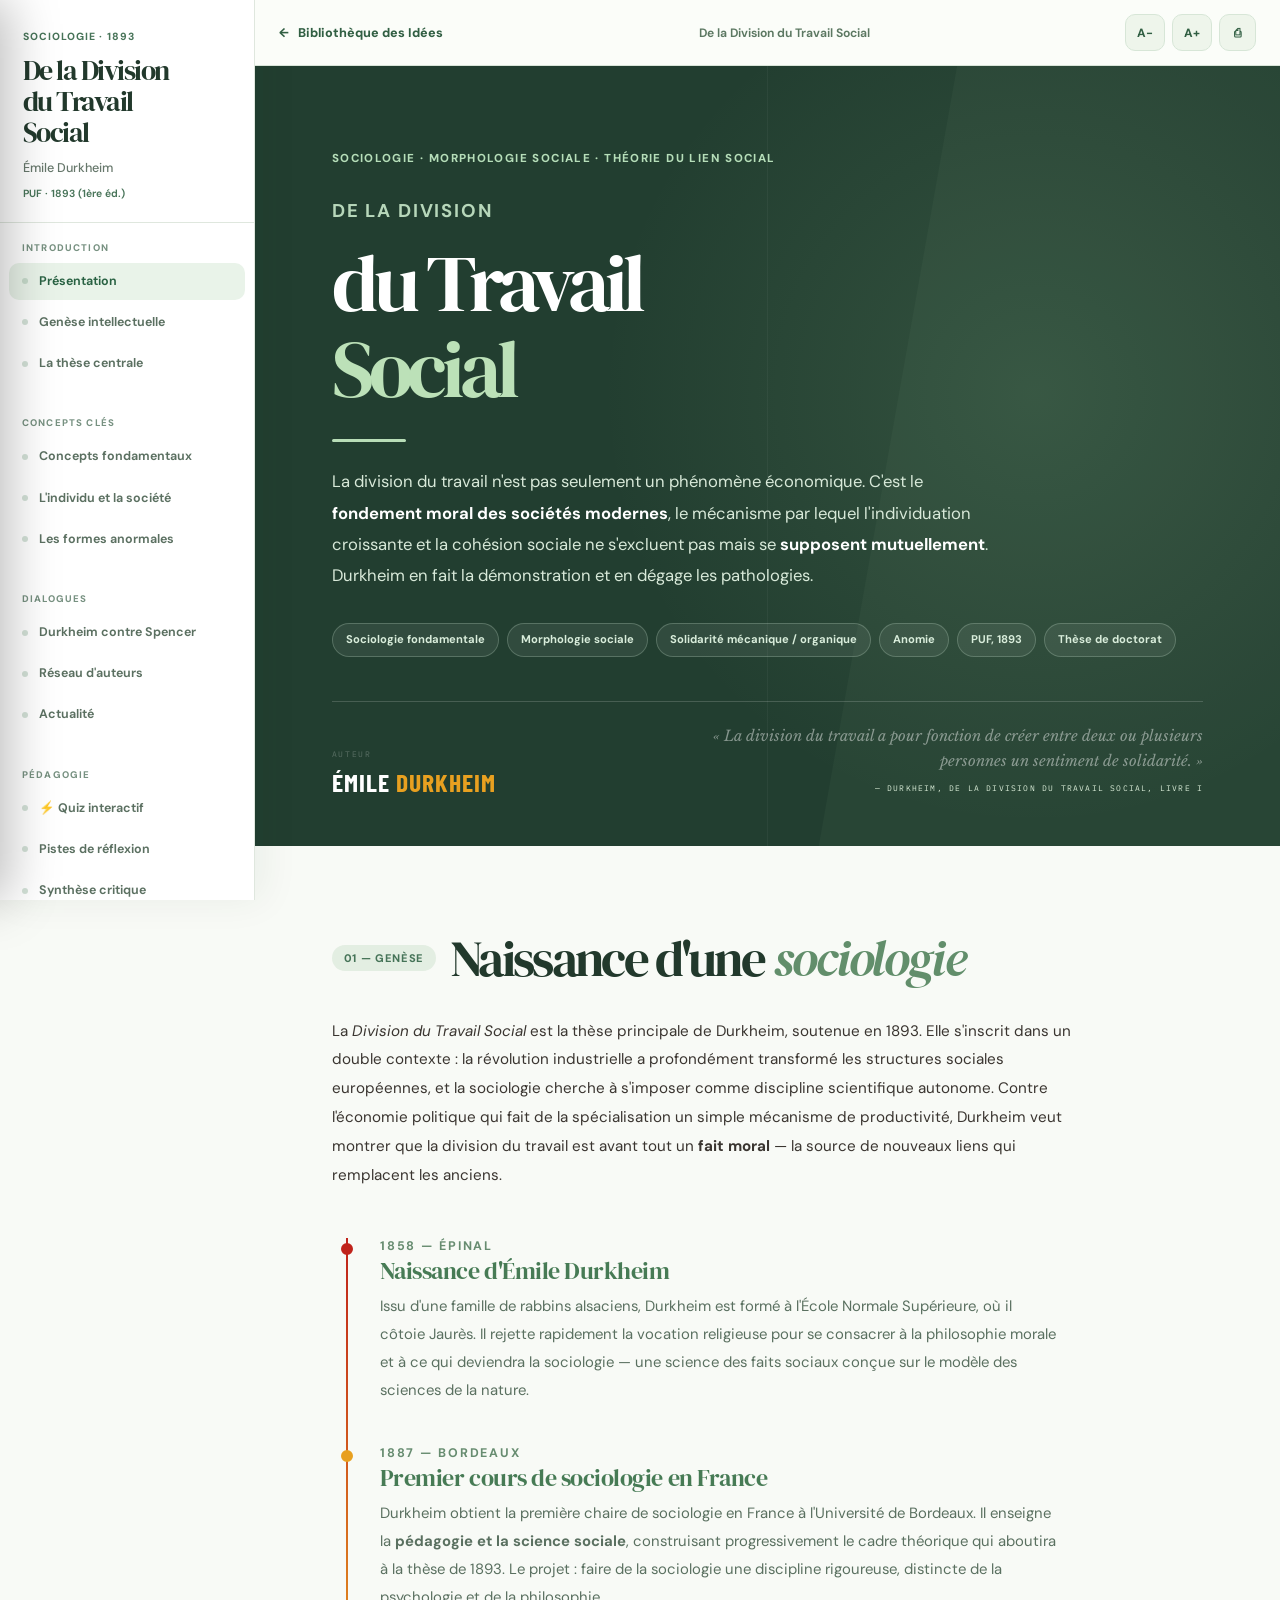
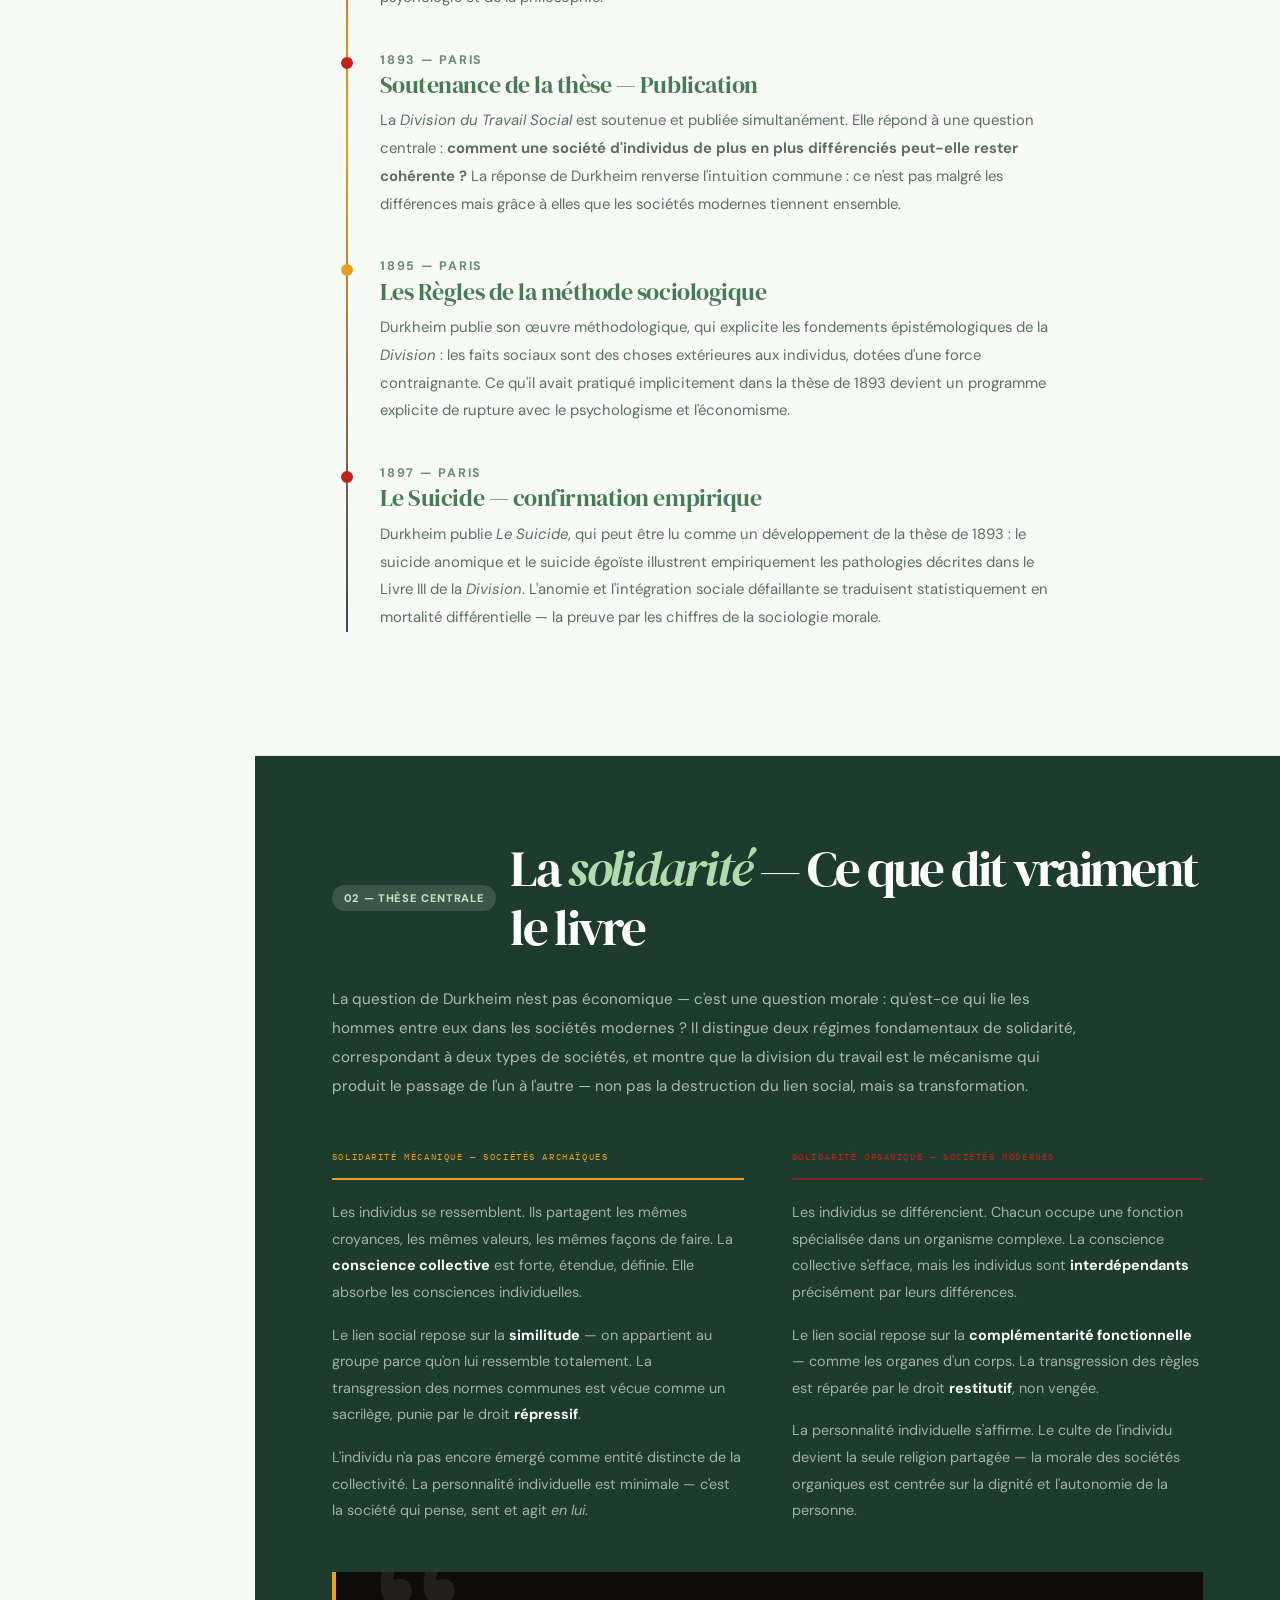
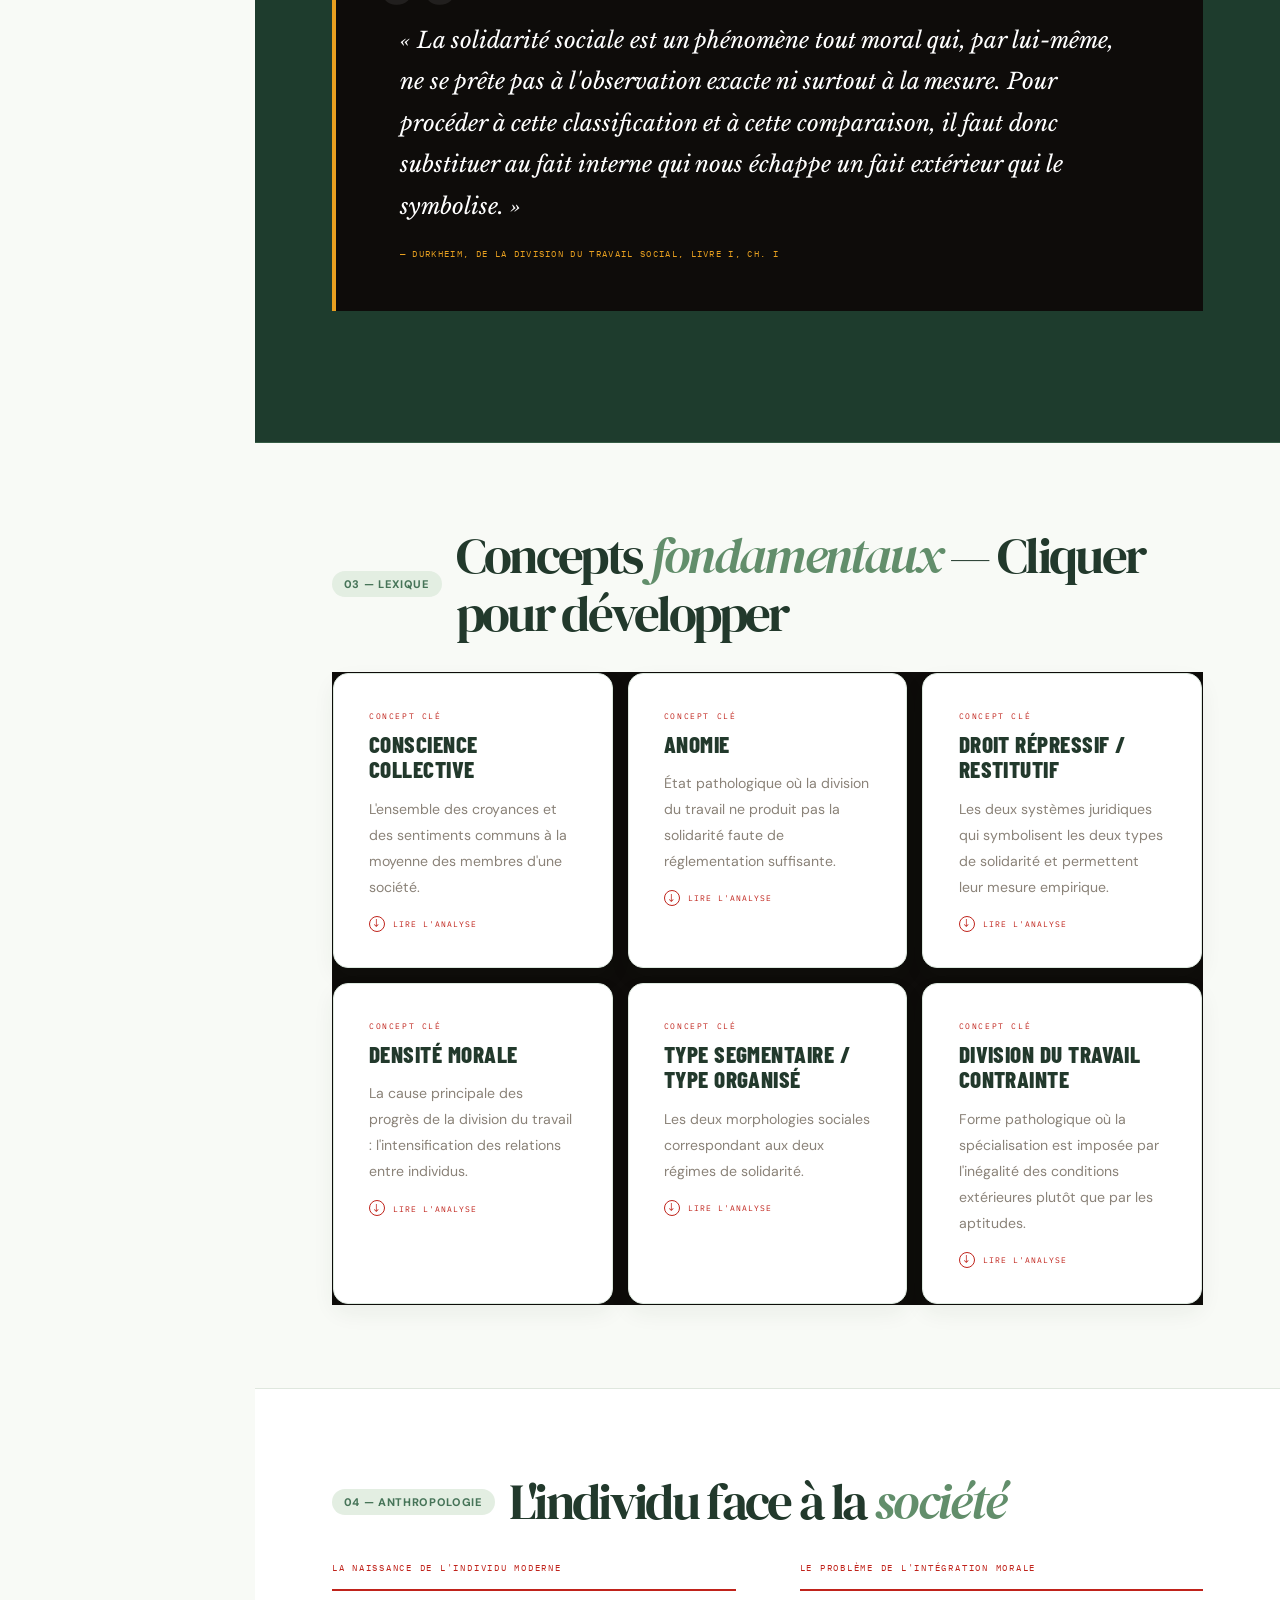
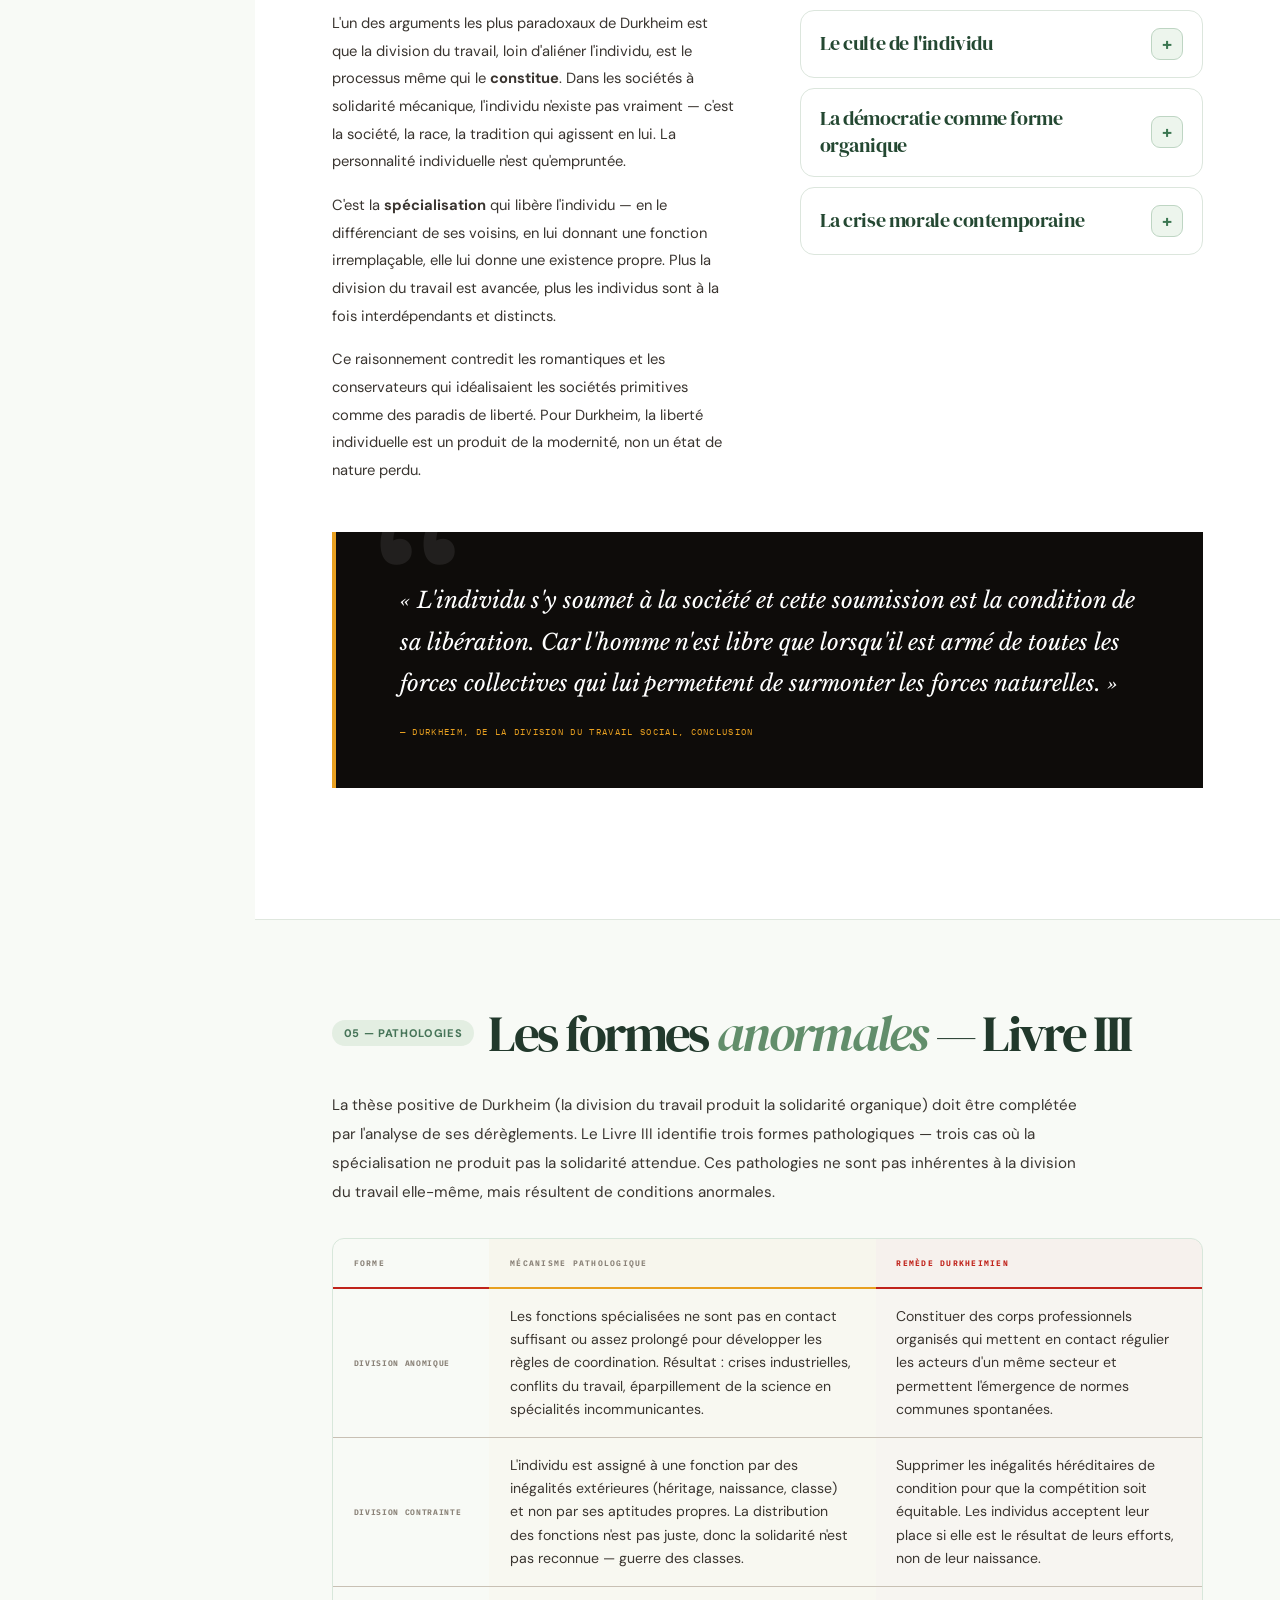
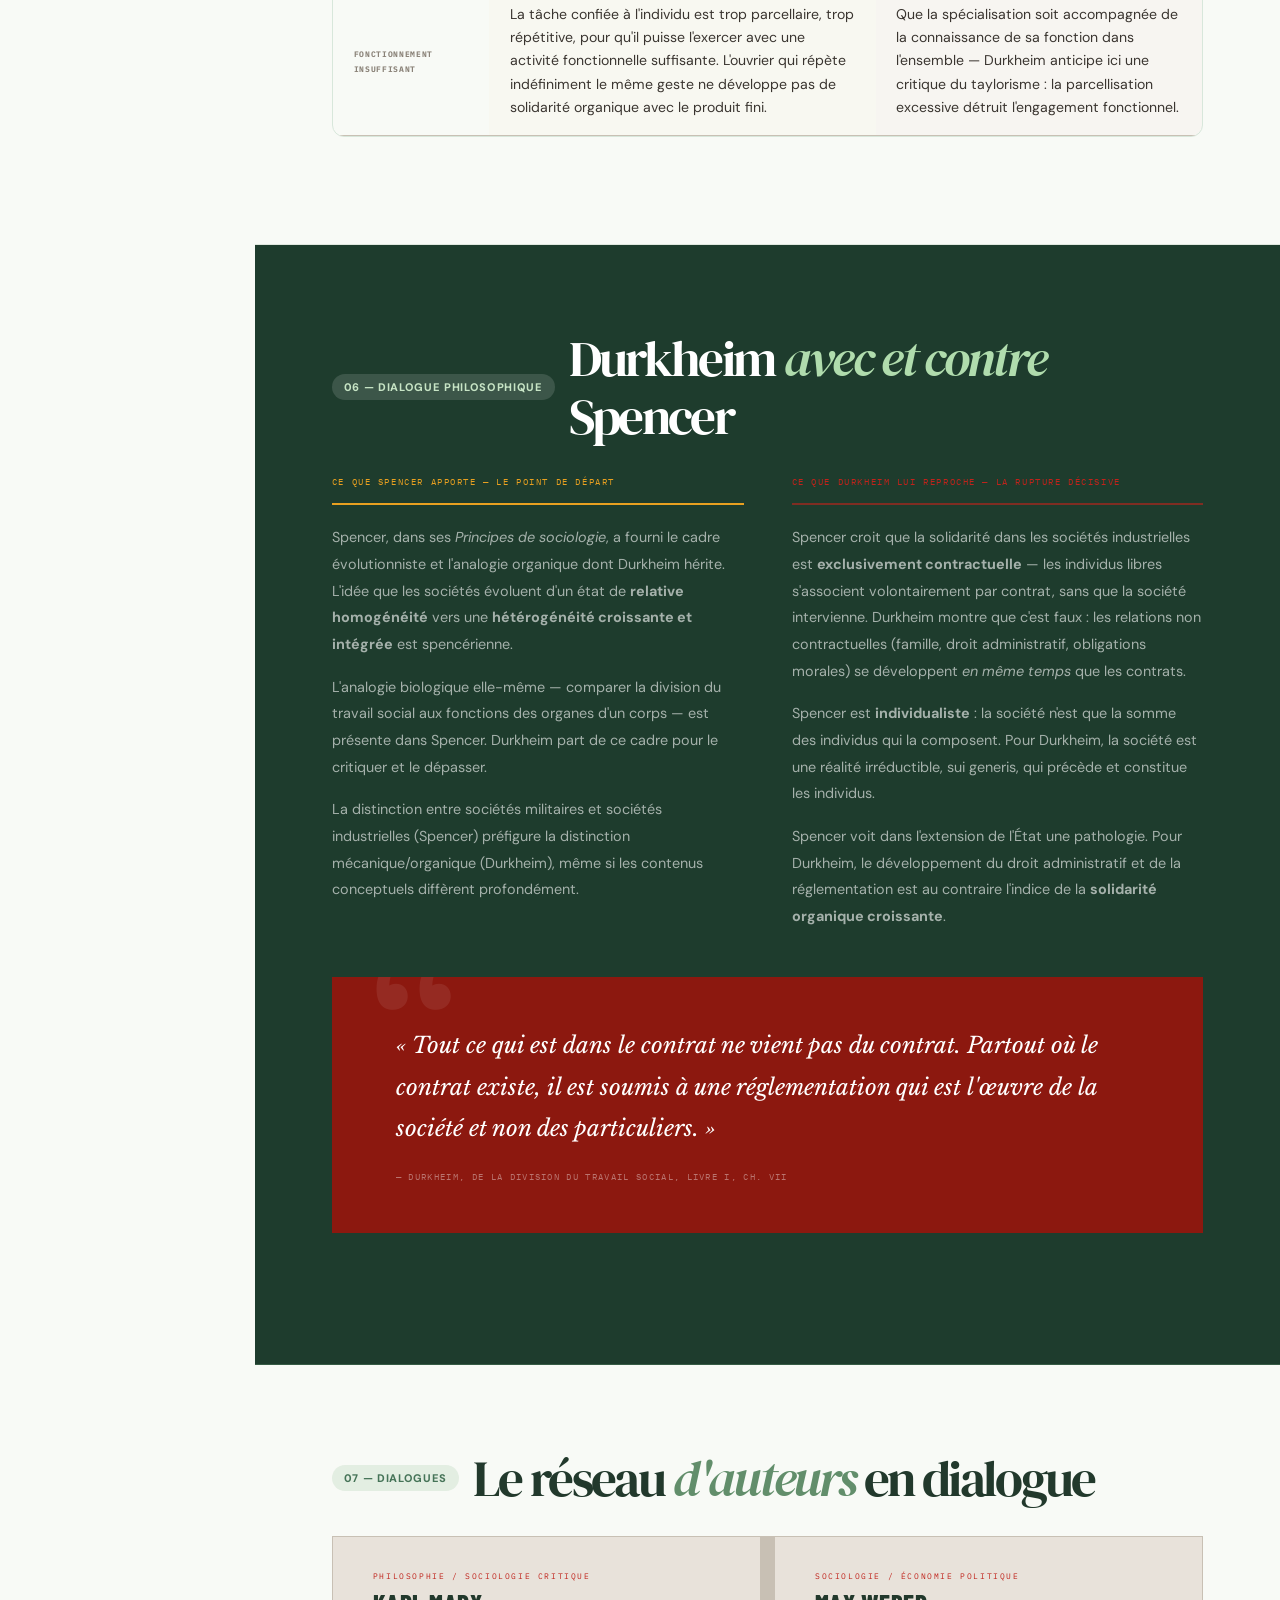
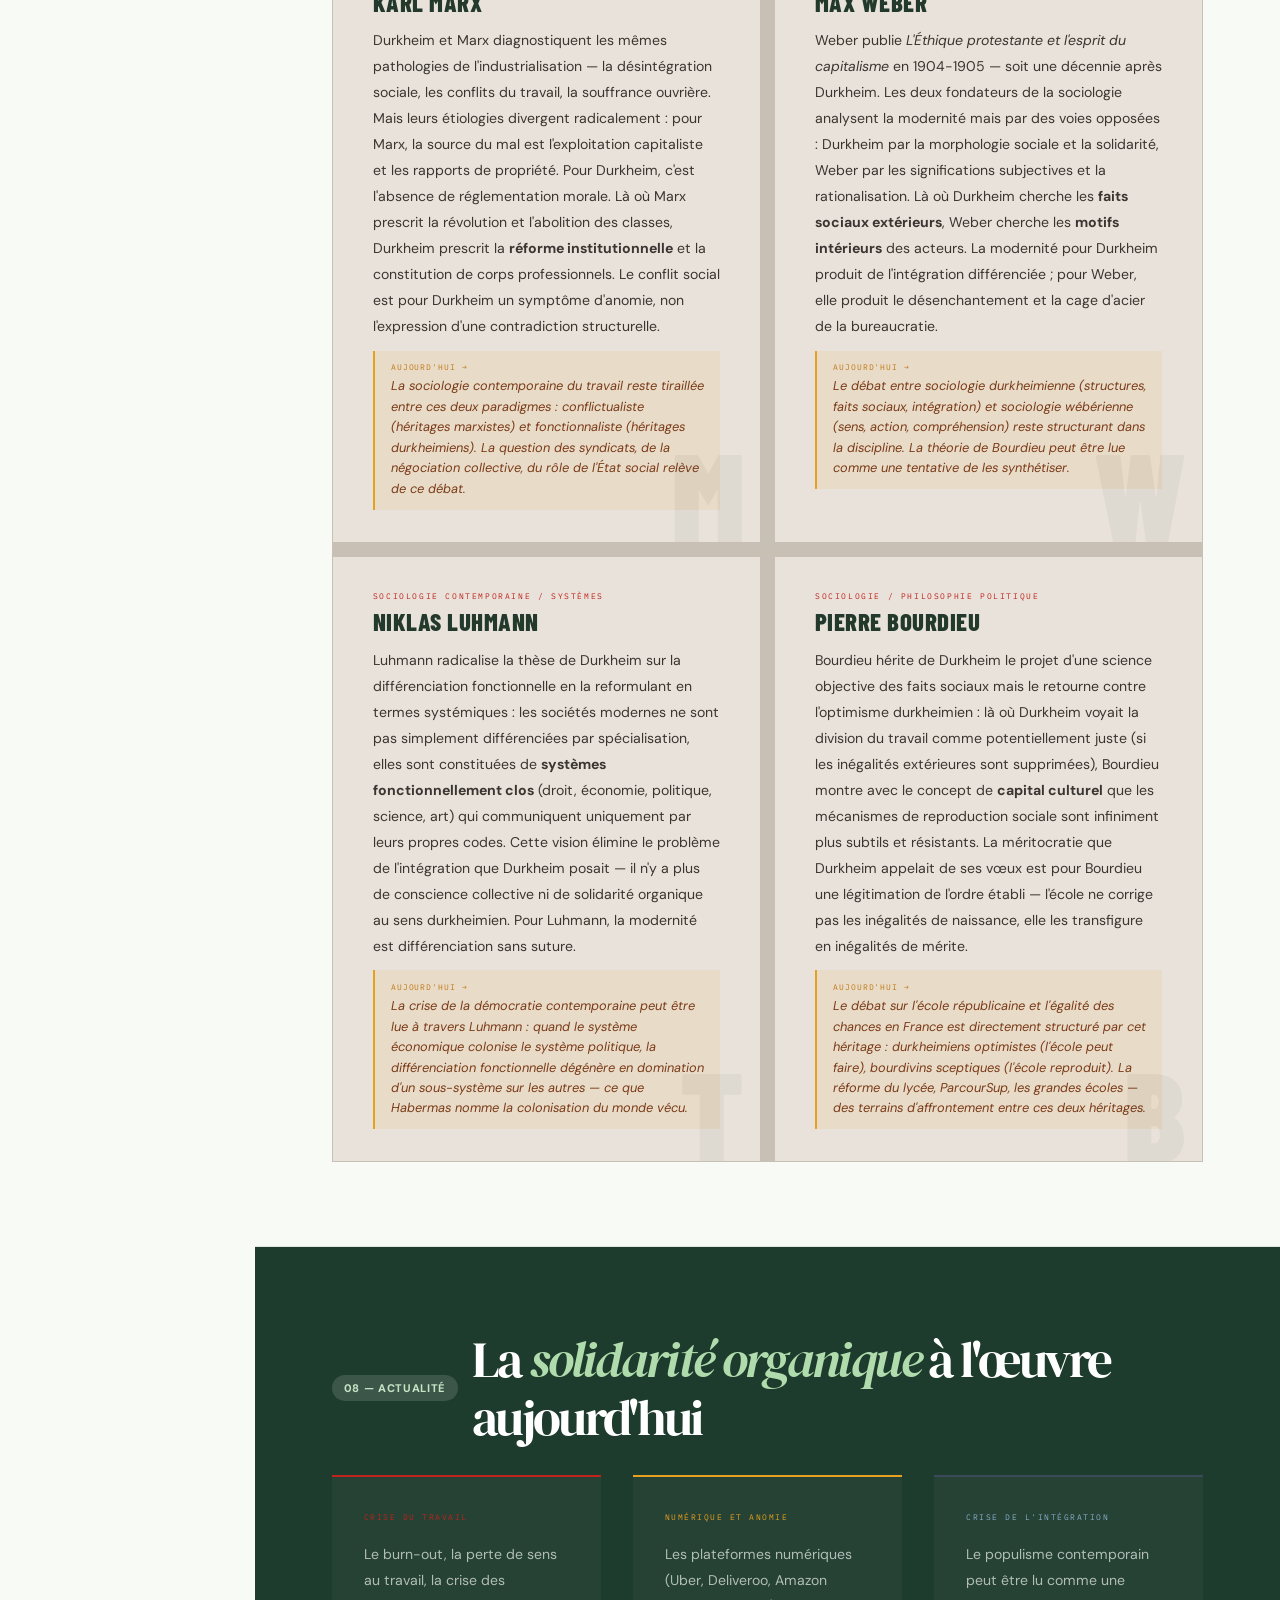
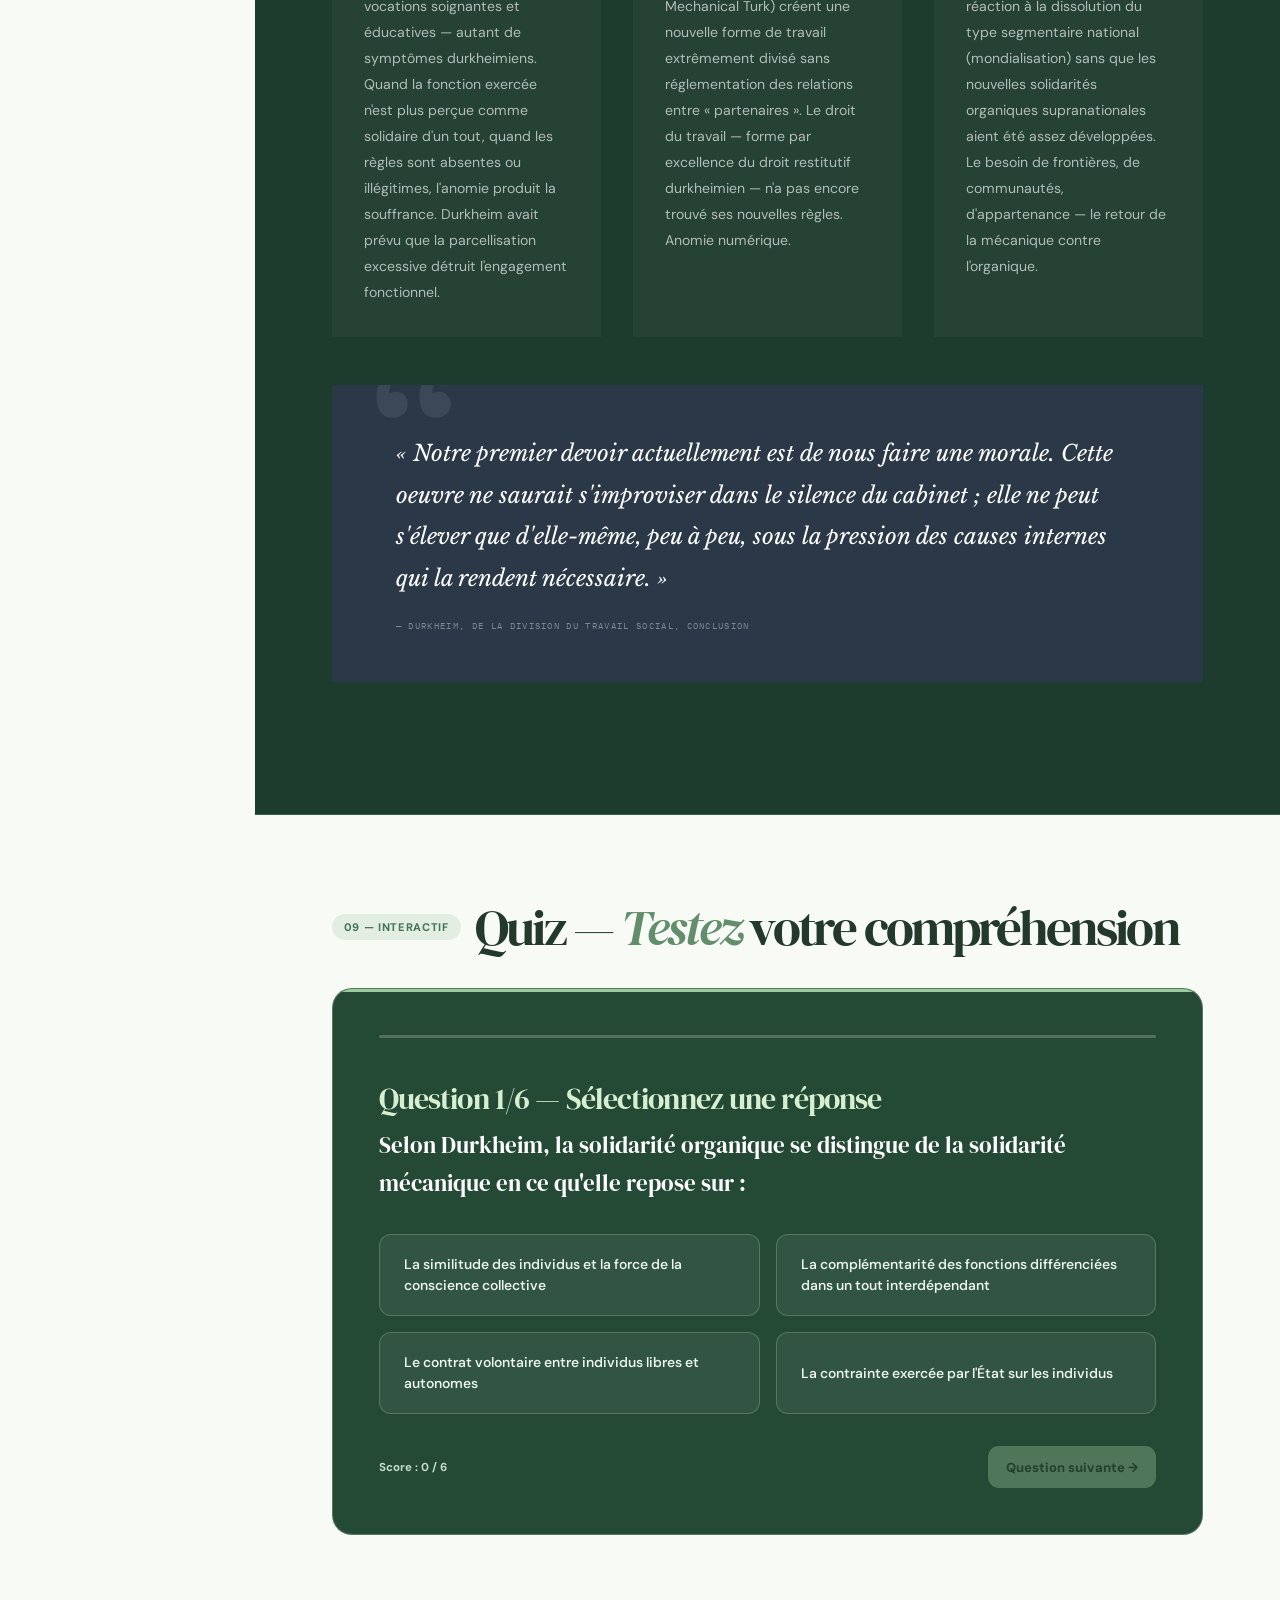
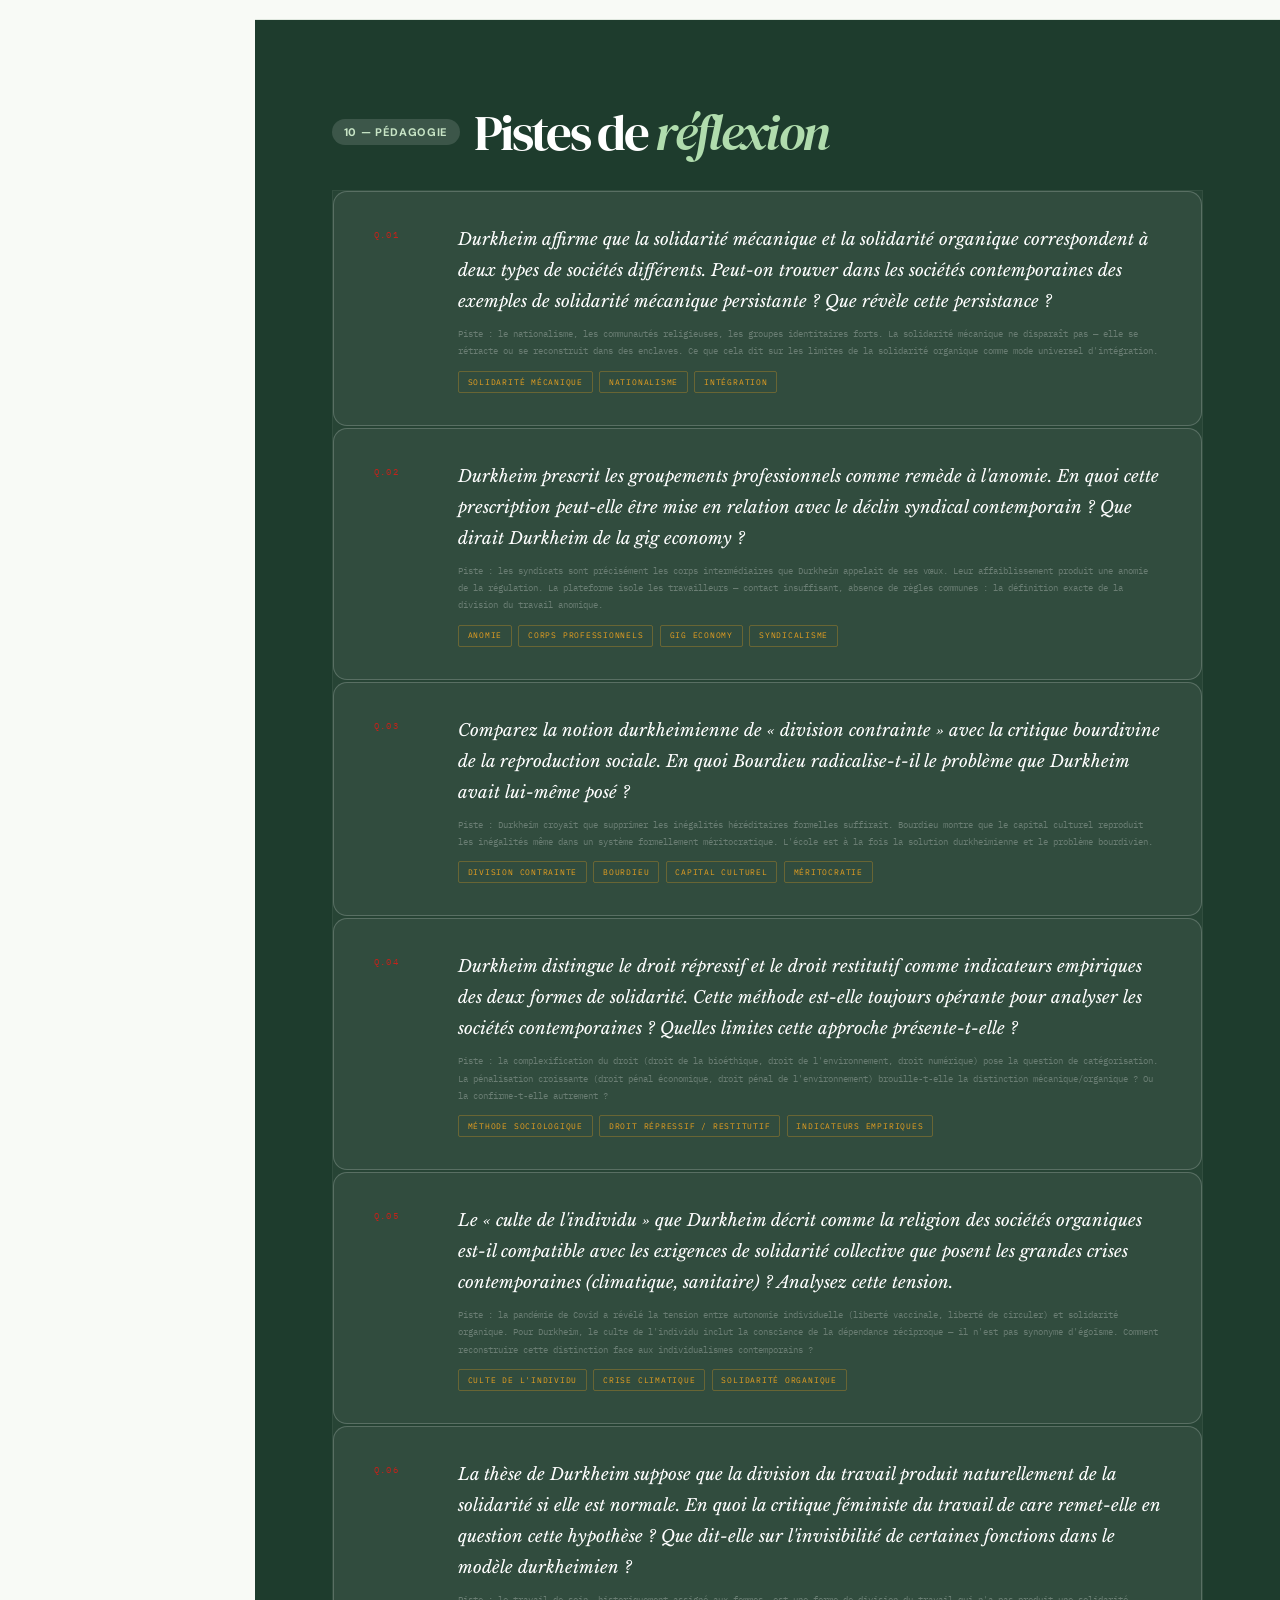
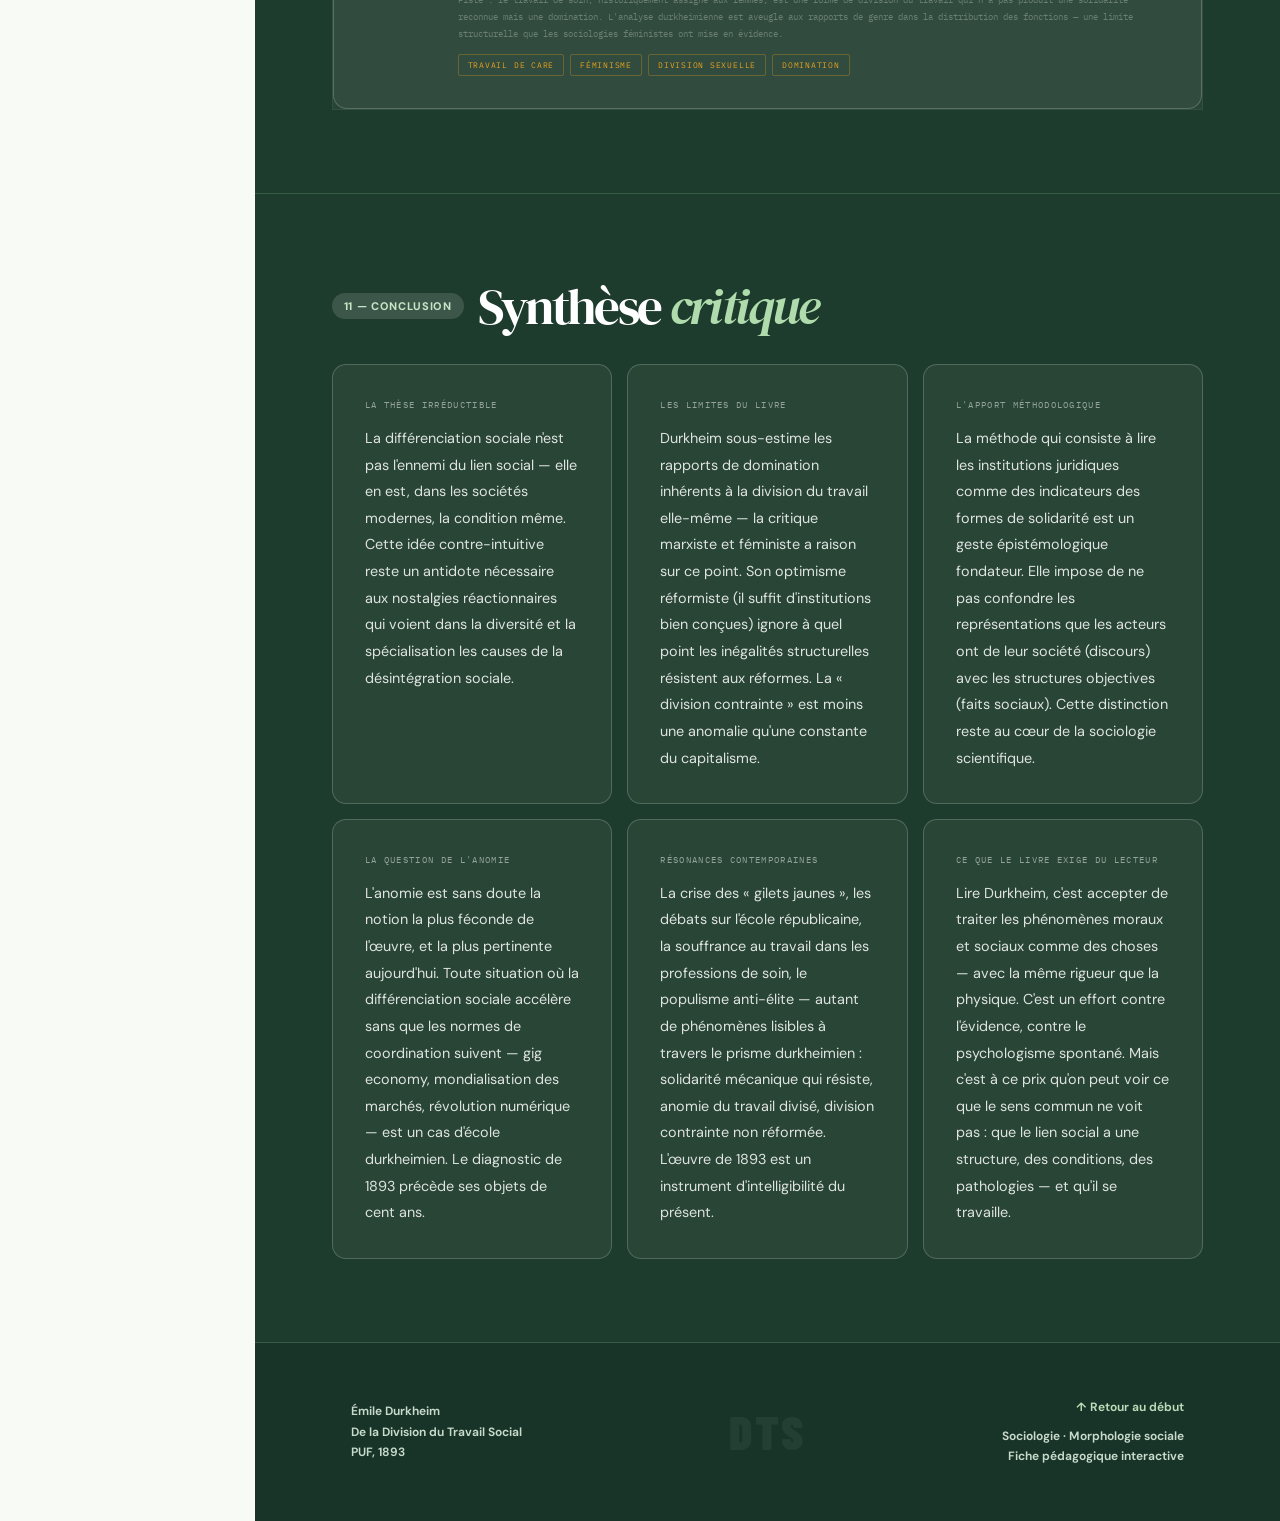
<file: durkheim-division-travail-social.html>
<!DOCTYPE html>
<html lang="fr">
<head>
<meta charset="UTF-8">
<meta name="viewport" content="width=device-width, initial-scale=1.0">
<title>De la Division du Travail Social — Émile Durkheim</title>
<link href="https://fonts.googleapis.com/css2?family=Libre+Baskerville:ital,wght@0,400;0,700;1,400&family=Barlow+Condensed:wght@300;400;500;600;700;800;900&family=IBM+Plex+Mono:ital,wght@0,300;0,400;0,500;1,300&display=swap" rel="stylesheet">
<style>
/* ═══════════════════════════════════════════
   DESIGN SYSTEM — Typographie industrielle brutale
   Palette : ardoise / ocre / encre
   ═══════════════════════════════════════════ */
:root {
  --concrete: #f2ede6;
  --concrete2: #e8e2da;
  --concrete3: #d8d0c6;
  --ink: #0e0c0a;
  --ink2: #1e1a16;
  --blood: #c0231b;
  --blood2: #8c180f;
  --blood-pale: #f5dedd;
  --neon: #e8a020;
  --neon2: #c07818;
  --neon-pale: #faf0d8;
  --steel: #3a4a5a;
  --steel2: #2a3848;
  --steel-pale: #d8e0ea;
  --rust: #7a3a18;
  --dust: #8a8278;
  --rule: #c8c0b4;
  --sidebar: 270px;
}

*,*::before,*::after{box-sizing:border-box;margin:0;padding:0}
html{scroll-behavior:smooth}
body{
  background:var(--concrete);
  color:var(--ink);
  font-family:'Libre Baskerville',serif;
  font-size:17px;
  line-height:1.75;
  overflow-x:hidden;
  cursor:none;
}

/* ─── CURSOR ─── */
#dot {
  width: 8px; height: 8px; border-radius: 50%;
  background: #c0231b;
  position: fixed; top: 0; left: 0;
  pointer-events: none; z-index: 9999;
  transform: translate(-50%, -50%);
  transition: background .15s, width .15s, height .15s;
}
#ring {
  position: fixed; top: 0; left: 0;
  pointer-events: none; z-index: 9998;
  transform: translate(-50%, -50%);
  border-radius: 50%;
}
#trail {
  position: fixed; inset: 0;
  pointer-events: none; z-index: 9997;
}

/* ─── PROGRESS ─── */
#prog{position:fixed;top:0;left:0;height:3px;background:var(--blood);transform-origin:left;transform:scaleX(0);z-index:1002;transition:transform .08s linear;}

/* ═══ SIDEBAR ═══ */
.snav{
  position:fixed;left:0;top:0;bottom:0;
  width:var(--sidebar);
  background:var(--ink2);
  z-index:100;
  display:flex;flex-direction:column;
  overflow-y:auto;
  scrollbar-width:thin;
  scrollbar-color:var(--blood) transparent;
}

.snav-brand{
  padding:2rem 1.8rem 1.8rem;
  border-bottom:1px solid rgba(255,255,255,.05);
}

.snav-kicker{
  font-family:'IBM Plex Mono',monospace;
  font-size:.55rem;letter-spacing:.22em;text-transform:uppercase;
  color:var(--neon);margin-bottom:.8rem;
}

.snav-title{
  font-family:'Barlow Condensed',sans-serif;
  font-size:1.5rem;font-weight:800;line-height:1;
  color:#fff;letter-spacing:.02em;text-transform:uppercase;
}

.snav-authors{
  font-family:'Libre Baskerville',serif;
  font-style:italic;font-size:.78rem;
  color:rgba(255,255,255,.35);margin-top:.4rem;
}

.snav-year{
  font-family:'IBM Plex Mono',monospace;
  font-size:.55rem;color:var(--blood);
  letter-spacing:.1em;margin-top:.5rem;
}

.snav-lbl{
  font-family:'IBM Plex Mono',monospace;
  font-size:.48rem;letter-spacing:.22em;text-transform:uppercase;
  color:rgba(255,255,255,.18);
  padding:.9rem 1.8rem .3rem;
}

.snav-a{
  display:flex;align-items:center;gap:.7rem;
  padding:.42rem 1.8rem;
  font-family:'Barlow Condensed',sans-serif;
  font-size:.8rem;font-weight:500;letter-spacing:.04em;
  text-transform:uppercase;
  color:rgba(255,255,255,.38);
  text-decoration:none;
  border-left:2px solid transparent;
  transition:all .2s;
}
.snav-a:hover{color:rgba(255,255,255,.85);border-left-color:var(--neon);padding-left:2.1rem;}
.snav-a.on{color:#fff;border-left-color:var(--blood);background:rgba(192,35,27,.08);}

.snav-bullet{
  width:5px;height:5px;border-radius:50%;
  background:currentColor;opacity:.4;flex-shrink:0;
}

.snav-div{height:1px;background:rgba(255,255,255,.04);margin:.6rem 1.8rem;}

.snav-score{
  margin-top:auto;padding:1.5rem 1.8rem;
  border-top:1px solid rgba(255,255,255,.05);
}

.snav-score-title{
  font-family:'IBM Plex Mono',monospace;
  font-size:.5rem;letter-spacing:.18em;text-transform:uppercase;
  color:rgba(255,255,255,.2);margin-bottom:.8rem;
}

.score-bar{
  height:4px;background:rgba(255,255,255,.06);
  border-radius:2px;margin:.5rem 0;overflow:hidden;
}

.score-fill{
  height:100%;border-radius:2px;
  transition:width 1.5s cubic-bezier(.16,1,.3,1);
}

.score-label{
  display:flex;justify-content:space-between;
  font-family:'IBM Plex Mono',monospace;
  font-size:.48rem;letter-spacing:.1em;
  color:rgba(255,255,255,.25);margin-bottom:.2rem;
}

/* ═══ MAIN ═══ */
.main{margin-left:var(--sidebar);}

/* ═══ HERO ═══ */
.hero{
  min-height:100vh;
  background:var(--ink);
  color:#fff;
  padding:5rem 6rem 4rem;
  position:relative;overflow:hidden;
  display:grid;grid-template-rows:1fr auto;
}

.hero::before{
  content:'';position:absolute;inset:0;
  background-image:
    linear-gradient(rgba(255,255,255,.03) 1px,transparent 1px),
    linear-gradient(90deg,rgba(255,255,255,.03) 1px,transparent 1px);
  background-size:80px 80px;
  pointer-events:none;
}

.hero-diag{
  position:absolute;bottom:0;right:0;
  width:45%;height:100%;
  background:var(--blood2);
  clip-path:polygon(30% 0,100% 0,100% 100%,0% 100%);
  opacity:.12;pointer-events:none;
}

.hero-tag{
  font-family:'IBM Plex Mono',monospace;
  font-size:.58rem;letter-spacing:.28em;text-transform:uppercase;
  color:var(--neon);margin-bottom:2.5rem;
  opacity:0;animation:fadeUp .7s ease forwards .1s;
}

.hero-h1{
  font-family:'Barlow Condensed',sans-serif;
  font-size:clamp(4rem,8vw,10rem);
  font-weight:900;line-height:.88;
  letter-spacing:-.01em;text-transform:uppercase;
  opacity:0;animation:fadeUp .9s ease forwards .25s;
}

.hero-h1 .line1{display:block;color:#fff;}
.hero-h1 .line2{display:block;color:#fff;}
.hero-h1 .line3{display:block;color:var(--blood);}

.hero-rule{
  width:120px;height:3px;
  background:linear-gradient(90deg,var(--blood),var(--neon));
  margin:2.5rem 0 2rem;
  opacity:0;animation:fadeUp .7s ease forwards .5s;
}

.hero-sub{
  max-width:680px;
  font-size:1.05rem;font-weight:400;font-style:italic;
  color:rgba(255,255,255,.6);line-height:1.85;
  opacity:0;animation:fadeUp .8s ease forwards .4s;
}

.hero-sub strong{color:#fff;font-style:normal;}

.hero-chips{
  display:flex;flex-wrap:wrap;gap:.6rem;
  margin-top:2rem;
  opacity:0;animation:fadeUp .7s ease forwards .7s;
}

.chip{
  font-family:'IBM Plex Mono',monospace;
  font-size:.55rem;letter-spacing:.12em;text-transform:uppercase;
  padding:.28rem .8rem;border-radius:2px;border:1px solid;
}

.chip-blood{color:var(--blood);border-color:rgba(192,35,27,.4);background:rgba(192,35,27,.08);}
.chip-neon {color:var(--neon); border-color:rgba(232,160,32,.4); background:rgba(232,160,32,.08);}
.chip-steel{color:#8aaccc;    border-color:rgba(138,172,204,.3);background:rgba(138,172,204,.06);}

.hero-bottom{
  display:flex;justify-content:space-between;align-items:flex-end;
  padding-top:3rem;border-top:1px solid rgba(255,255,255,.07);
  opacity:0;animation:fadeUp .7s ease forwards .9s;
}

.hb-label{
  font-family:'IBM Plex Mono',monospace;
  font-size:.5rem;letter-spacing:.2em;text-transform:uppercase;
  color:rgba(255,255,255,.25);margin-bottom:.4rem;
}

.hb-names{
  font-family:'Barlow Condensed',sans-serif;
  font-size:1.6rem;font-weight:700;letter-spacing:.04em;
  text-transform:uppercase;color:#fff;line-height:1.1;
}

.hb-names span{color:var(--neon);}

.hero-thesis{
  text-align:right;max-width:420px;
  font-family:'Libre Baskerville',serif;
  font-style:italic;font-size:.92rem;
  color:rgba(255,255,255,.45);line-height:1.7;
}

.hero-thesis cite{
  display:block;margin-top:.5rem;
  font-style:normal;font-family:'IBM Plex Mono',monospace;
  font-size:.5rem;letter-spacing:.15em;text-transform:uppercase;
  color:var(--neon);
}

/* ═══ GENERIC SECTION ═══ */
.sec{
  padding:5.5rem 6rem;
  border-bottom:1px solid var(--rule);
}

.sec.alt{background:var(--concrete2);}
.sec.dark{background:var(--ink2);color:#fff;}
.sec.steel{background:var(--steel2);color:#fff;}
.sec.blood{background:var(--blood2);color:#fff;}

.sec-eyebrow{display:flex;align-items:center;gap:1.2rem;margin-bottom:3rem;}

.sec-num{
  font-family:'IBM Plex Mono',monospace;
  font-size:.52rem;letter-spacing:.2em;text-transform:uppercase;
  color:var(--blood);background:var(--blood-pale);
  padding:.28rem .75rem;border-radius:2px;
}
.dark .sec-num,.steel .sec-num,.blood .sec-num{
  background:rgba(192,35,27,.2);color:#f08880;
}

.sec-h2{
  font-family:'Barlow Condensed',sans-serif;
  font-size:2.6rem;font-weight:800;
  letter-spacing:.01em;text-transform:uppercase;line-height:1;
}

.sec-h2 em{color:var(--blood);font-style:normal;}
.dark .sec-h2,.steel .sec-h2,.blood .sec-h2{color:#fff;}
.dark .sec-h2 em,.steel .sec-h2 em{color:var(--neon);}
.blood .sec-h2 em{color:var(--neon);}

/* ═══ TIMELINE ═══ */
.timeline-container{position:relative;padding-left:3rem;margin-top:2rem;}
.timeline-container::before{
  content:'';position:absolute;
  left:14px;top:0;bottom:0;width:2px;
  background:linear-gradient(to bottom,var(--blood),var(--neon),var(--steel));
}

.tl-item{
  position:relative;margin-bottom:2.5rem;
  opacity:0;transform:translateX(-20px);
  transition:opacity .6s ease,transform .6s ease;
}

.tl-item.v{opacity:1;transform:none;}

.tl-dot{
  position:absolute;left:-2.45rem;top:.35rem;
  width:12px;height:12px;border-radius:50%;border:2px solid;
}

.tl-dot.blood{background:var(--blood);border-color:var(--blood);}
.tl-dot.neon{background:var(--neon);border-color:var(--neon);}

.tl-year{
  font-family:'IBM Plex Mono',monospace;
  font-size:.52rem;letter-spacing:.15em;text-transform:uppercase;
  color:var(--blood);margin-bottom:.2rem;
}

.tl-title{
  font-family:'Barlow Condensed',sans-serif;
  font-size:1.25rem;font-weight:700;letter-spacing:.04em;text-transform:uppercase;
  margin-bottom:.5rem;
}

.tl-body{font-size:.88rem;color:#3a3530;line-height:1.8;max-width:680px;}

/* ═══ CONCEPT CARDS ═══ */
.concept-grid{
  display:grid;grid-template-columns:repeat(3,1fr);
  gap:2px;background:var(--ink);
  border:1px solid var(--ink);
  margin-top:1rem;
}

.concept-card{
  background:var(--concrete);
  padding:2.2rem;
  position:relative;overflow:hidden;
  cursor:pointer;
  transition:background .3s;
}

.alt .concept-card{background:var(--concrete2);}

.concept-card::after{
  content:attr(data-num);
  position:absolute;right:.8rem;bottom:-1rem;
  font-family:'Barlow Condensed',sans-serif;
  font-size:7rem;font-weight:900;
  color:rgba(0,0,0,.04);line-height:1;
  pointer-events:none;
}

.cc-tag{
  font-family:'IBM Plex Mono',monospace;
  font-size:.5rem;letter-spacing:.2em;text-transform:uppercase;
  color:var(--blood);display:block;margin-bottom:.5rem;
}

.cc-title{
  font-family:'Barlow Condensed',sans-serif;
  font-size:1.45rem;font-weight:800;
  letter-spacing:.02em;text-transform:uppercase;
  line-height:1.1;margin-bottom:.8rem;
}

.cc-short{
  font-size:.88rem;color:var(--dust);
  line-height:1.7;
}

.cc-expand{
  max-height:0;overflow:hidden;
  transition:max-height .5s cubic-bezier(.16,1,.3,1),
             opacity .4s ease,
             padding .4s ease;
  opacity:0;
}

.cc-expand.open{max-height:1200px;opacity:1;padding-top:1rem;}

.cc-expand-body{
  font-size:.85rem;color:var(--ink);line-height:1.8;
  border-top:1px solid var(--rule);padding-top:1rem;
}

..cc-expand.open{max-height:1200px;opacity:1;padding-top:1rem;}and-body p{margin-bottom:.7rem;}
.cc-expand-body p:last-child{margin-bottom:0;}
.cc-expand-body strong{color:var(--blood);font-weight:600;}

.cc-today{
  margin-top:.8rem;padding:.8rem 1rem;
  background:var(--neon-pale);
  border-left:2px solid var(--neon);
  font-size:.8rem;font-style:italic;
  color:var(--rust);line-height:1.6;
}

.cc-today::before{
  content:'Aujourd\'hui → ';
  font-style:normal;font-family:'IBM Plex Mono',monospace;
  font-size:.48rem;letter-spacing:.12em;text-transform:uppercase;
  color:var(--neon2);display:block;margin-bottom:.2rem;
}

.cc-toggle{
  display:flex;align-items:center;gap:.5rem;
  margin-top:1rem;
  font-family:'IBM Plex Mono',monospace;
  font-size:.52rem;letter-spacing:.12em;text-transform:uppercase;
  color:var(--blood);cursor:pointer;
  transition:color .2s;
}

.cc-arrow{
  width:16px;height:16px;border:1px solid var(--blood);
  border-radius:50%;display:flex;align-items:center;justify-content:center;
  font-size:.7rem;transition:transform .3s;
}

.open-arrow .cc-arrow{transform:rotate(180deg);}
.concept-card:hover{background:var(--blood-pale);}

/* ═══ ACCORDION ═══ */
.accordion{display:flex;flex-direction:column;gap:2px;}

.acc-item{background:var(--concrete);border-left:3px solid transparent;transition:border-color .3s,background .3s;}
.alt .acc-item{background:var(--concrete2);}
.acc-item.open{border-left-color:var(--blood);background:var(--blood-pale);}

.acc-head{
  display:flex;justify-content:space-between;align-items:center;
  padding:1.2rem 1.5rem;cursor:pointer;
  transition:background .2s;
}
.acc-head:hover{background:rgba(192,35,27,.04);}

.acc-title{
  font-family:'Barlow Condensed',sans-serif;
  font-size:1.05rem;font-weight:700;letter-spacing:.04em;text-transform:uppercase;
}

.acc-icon{
  font-family:'IBM Plex Mono',monospace;
  font-size:1.2rem;color:var(--blood);
  transition:transform .3s;flex-shrink:0;
}

.acc-item.open .acc-icon{transform:rotate(45deg);}

.acc-body{
  max-height:0;overflow:hidden;
  transition:max-height .5s cubic-bezier(.16,1,.3,1);
}

.acc-item.open .acc-body{max-height:400px;}

.acc-inner{
  padding:0 1.5rem 1.5rem;
  font-size:.88rem;color:#3a3530;line-height:1.85;
}

.acc-inner p{margin-bottom:.7rem;}
.acc-inner p:last-child{margin-bottom:0;}
.acc-inner strong{color:var(--blood);font-weight:600;}
.dark .acc-inner,.steel .acc-inner{color:rgba(255,255,255,.7);}
.dark .acc-inner em,.steel .acc-inner em{color:var(--neon);}

/* ═══ PULL QUOTES ═══ */
.pq{
  padding:3rem 4rem;margin:3rem 0;
  position:relative;overflow:hidden;
}
.pq.blood{background:var(--blood2);color:#fff;}
.pq.neon{background:var(--ink);color:#fff;border-left:4px solid var(--neon);}
.pq.steel{background:var(--steel2);color:#fff;}

.pq::before{
  content:'\201C';
  position:absolute;top:-2rem;left:2rem;
  font-family:'Libre Baskerville',serif;
  font-size:14rem;line-height:1;
  opacity:.08;pointer-events:none;
  color:#fff;
}

.pq p{
  font-family:'Libre Baskerville',serif;
  font-size:1.4rem;font-style:italic;font-weight:400;
  line-height:1.65;position:relative;z-index:1;
}

.pq cite{
  display:block;margin-top:1.2rem;
  font-family:'IBM Plex Mono',monospace;
  font-size:.55rem;letter-spacing:.15em;text-transform:uppercase;
  font-style:normal;color:rgba(255,255,255,.4);
}

.pq.neon cite{color:var(--neon);}

/* ═══ GLOSSAIRE / RÉSEAU ═══ */
.glos-grid{
  display:grid;grid-template-columns:1fr 1fr;
  gap:2px;background:var(--rule);
  border:1px solid var(--rule);
}

.gi{
  background:var(--concrete);
  padding:2rem 2.5rem;
  position:relative;overflow:hidden;
  transition:background .3s;
}
.alt .gi{background:var(--concrete2);}
.gi:hover{background:var(--neon-pale);}

.gi::after{
  content:attr(data-g);
  position:absolute;right:1rem;bottom:-1rem;
  font-family:'Barlow Condensed',sans-serif;
  font-size:8rem;font-weight:900;color:rgba(0,0,0,.04);
  line-height:1;pointer-events:none;
}

.gi-src{
  font-family:'IBM Plex Mono',monospace;
  font-size:.5rem;letter-spacing:.2em;text-transform:uppercase;
  color:var(--blood);display:block;margin-bottom:.3rem;
}

.gi-term{
  font-family:'Barlow Condensed',sans-serif;
  font-size:1.55rem;font-weight:800;letter-spacing:.02em;
  text-transform:uppercase;margin-bottom:.7rem;line-height:1.1;
}

.gi-def{font-size:.88rem;color:#3a3530;line-height:1.78;margin-bottom:.7rem;}

.gi-now{
  padding:.65rem 1rem;
  background:rgba(232,160,32,.1);
  border-left:2px solid var(--neon);
  font-style:italic;font-size:.8rem;color:var(--rust);line-height:1.6;
}

.gi-now::before{
  content:'Aujourd\'hui → ';
  font-style:normal;font-family:'IBM Plex Mono',monospace;
  font-size:.48rem;letter-spacing:.12em;text-transform:uppercase;
  color:var(--neon2);display:block;margin-bottom:.2rem;
}

/* ═══ QUIZ ═══ */
.quiz-wrap{
  background:var(--ink);color:#fff;
  padding:4rem 5rem;margin-top:2rem;
  position:relative;overflow:hidden;
}

.quiz-wrap::before{
  content:'';position:absolute;
  top:0;left:0;right:0;height:3px;
  background:linear-gradient(90deg,var(--blood),var(--neon),var(--blood));
}

.quiz-title{
  font-family:'Barlow Condensed',sans-serif;
  font-size:1.1rem;font-weight:700;letter-spacing:.08em;text-transform:uppercase;
  color:var(--neon);margin-bottom:.4rem;
}

.quiz-question{
  font-family:'Libre Baskerville',serif;
  font-size:1.25rem;font-style:italic;
  color:#fff;line-height:1.6;margin-bottom:2rem;
}

.quiz-options{
  display:grid;grid-template-columns:1fr 1fr;
  gap:1rem;
}

.qopt{
  padding:1.2rem 1.5rem;
  border:1px solid rgba(255,255,255,.12);
  background:rgba(255,255,255,.02);
  cursor:pointer;
  font-family:'Barlow Condensed',sans-serif;
  font-size:.92rem;font-weight:500;letter-spacing:.04em;
  color:rgba(255,255,255,.7);
  text-transform:uppercase;
  transition:all .2s;
  text-align:left;
  position:relative;
  overflow:hidden;
}

.qopt::before{
  content:'';position:absolute;inset:0;
  background:var(--blood);transform:scaleX(0);transform-origin:left;
  transition:transform .3s ease;z-index:0;
}

.qopt:hover{color:#fff;border-color:var(--blood);}
.qopt:hover::before{transform:scaleX(1);}
.qopt span{position:relative;z-index:1;}

.qopt.correct{background:rgba(30,120,50,.3);border-color:#4a9a60;color:#7dd89a;}
.qopt.wrong  {background:rgba(180,40,30,.3);border-color:var(--blood);color:#f08880;}
.qopt.reveal {background:rgba(30,120,50,.15);border-color:#4a9a60;color:#7dd89a;}

.quiz-feedback{
  margin-top:1.5rem;padding:1.2rem 1.5rem;
  background:rgba(255,255,255,.04);
  border-left:3px solid var(--neon);
  font-size:.9rem;color:rgba(255,255,255,.7);
  line-height:1.7;display:none;
}

.quiz-feedback.show{display:block;}

.quiz-nav{
  display:flex;justify-content:space-between;
  align-items:center;margin-top:2rem;
}

.quiz-btn{
  font-family:'Barlow Condensed',sans-serif;
  font-size:.8rem;font-weight:700;letter-spacing:.12em;text-transform:uppercase;
  padding:.7rem 2rem;border:none;
  background:var(--blood);color:#fff;
  cursor:pointer;transition:background .2s;
}

.quiz-btn:hover{background:var(--blood2);}
.quiz-btn:disabled{opacity:.3;cursor:not-allowed;}

.quiz-progress-bar{
  height:3px;background:rgba(255,255,255,.1);
  border-radius:2px;margin-bottom:2.5rem;overflow:hidden;
}

.quiz-progress-fill{
  height:100%;background:var(--blood);
  transition:width .5s ease;
}

.quiz-counter{
  font-family:'IBM Plex Mono',monospace;
  font-size:.6rem;letter-spacing:.15em;
  color:rgba(255,255,255,.3);
}

/* ═══ PISTES DE RÉFLEXION ═══ */
.qstack{
  display:flex;flex-direction:column;gap:2px;
  background:rgba(255,255,255,.04);
  border:1px solid rgba(255,255,255,.05);
  margin-top:1.5rem;
}

.qi{
  background:rgba(255,255,255,.02);
  padding:2rem 2.5rem;
  display:grid;grid-template-columns:60px 1fr;
  gap:1.5rem;align-items:start;
  transition:background .3s;
  border-left:3px solid transparent;
}

.qi:hover{background:rgba(192,35,27,.06);border-left-color:var(--blood);}

.qi-n{
  font-family:'IBM Plex Mono',monospace;
  font-size:.55rem;letter-spacing:.15em;text-transform:uppercase;
  color:var(--blood);padding-top:.2rem;
}

.qi-t{
  font-family:'Libre Baskerville',serif;
  font-size:1.05rem;font-style:italic;
  color:#fff;line-height:1.7;margin-bottom:.5rem;
}

.qi-hint{
  font-family:'IBM Plex Mono',monospace;
  font-size:.58rem;color:rgba(255,255,255,.28);
  line-height:1.65;
}

.qi-tags{display:flex;flex-wrap:wrap;gap:.4rem;margin-top:.7rem;}

.qi-tag{
  font-family:'IBM Plex Mono',monospace;
  font-size:.48rem;letter-spacing:.1em;text-transform:uppercase;
  border:1px solid rgba(232,160,32,.3);color:var(--neon);
  padding:.18rem .55rem;border-radius:2px;
}

/* ═══ SYNTHÈSE ═══ */
.synth-grid{
  display:grid;grid-template-columns:repeat(3,1fr);
  gap:2rem;margin-top:1.5rem;
}

.sc{
  background:rgba(0,0,0,.15);
  padding:2rem;
  border-top:3px solid rgba(255,255,255,.15);
  transition:background .3s;
}

.sc:hover{background:rgba(0,0,0,.25);}

.sc-title{
  font-family:'IBM Plex Mono',monospace;
  font-size:.55rem;font-weight:400;letter-spacing:.15em;text-transform:uppercase;
  color:rgba(255,255,255,.5);margin-bottom:.7rem;
}

.sc-body{font-size:.9rem;line-height:1.75;color:rgba(255,255,255,.85);}

/* ═══ MODAL ═══ */
.modal-overlay{
  position:fixed;inset:0;background:rgba(0,0,0,.85);
  z-index:2000;display:flex;align-items:center;justify-content:center;
  opacity:0;pointer-events:none;transition:opacity .3s;
}

.modal-overlay.show{opacity:1;pointer-events:all;}

.modal{
  background:var(--ink2);color:#fff;
  padding:4rem;max-width:560px;width:90%;
  position:relative;
  border-top:4px solid var(--blood);
}

.modal-title{
  font-family:'Barlow Condensed',sans-serif;
  font-size:2.5rem;font-weight:900;text-transform:uppercase;
  letter-spacing:.04em;margin-bottom:.5rem;
}

.modal-score{
  font-family:'Barlow Condensed',sans-serif;
  font-size:5rem;font-weight:900;
  color:var(--neon);line-height:1;margin:1.5rem 0;
}

.modal-msg{
  font-family:'Libre Baskerville',serif;
  font-style:italic;font-size:.95rem;
  color:rgba(255,255,255,.6);line-height:1.7;
  margin-bottom:2rem;
}

.modal-close{
  font-family:'Barlow Condensed',sans-serif;
  font-size:.8rem;font-weight:700;letter-spacing:.12em;text-transform:uppercase;
  padding:.7rem 2rem;border:none;background:var(--blood);color:#fff;
  cursor:pointer;transition:background .2s;
}

.modal-close:hover{background:var(--blood2);}

/* ═══ FOOTER ═══ */
footer{
  background:var(--ink);color:rgba(255,255,255,.2);
  padding:3rem 6rem;
  display:grid;grid-template-columns:1fr auto 1fr;
  align-items:center;
  font-family:'IBM Plex Mono',monospace;
  font-size:.52rem;letter-spacing:.1em;text-transform:uppercase;
}

.fc{
  font-family:'Barlow Condensed',sans-serif;
  font-size:3rem;font-weight:900;letter-spacing:.06em;
  opacity:.06;text-align:center;text-transform:uppercase;
}

footer a{color:var(--blood);text-decoration:none;display:block;text-align:right;}
footer a:hover{color:var(--neon);}

/* ═══ REVEAL ═══ */
.r{opacity:0;transform:translateY(20px);transition:opacity .6s ease,transform .6s ease;}
.r.v{opacity:1;transform:none;}
.d1{transition-delay:.07s}.d2{transition-delay:.14s}.d3{transition-delay:.21s}

/* ═══ ANIMATIONS ═══ */
@keyframes fadeUp{from{opacity:0;transform:translateY(26px)}to{opacity:1;transform:none}}
@keyframes fadeIn{from{opacity:0}to{opacity:1}}

/* ═══ RESPONSIVE ═══ */
@media(max-width:1100px){
  :root{--sidebar:220px}
  .hero,.sec{padding-left:4rem;padding-right:4rem}
  .synth-grid{grid-template-columns:1fr 1fr}
}

@media(max-width:820px){
  :root{--sidebar:0px}
  .snav{display:none}
  .hero,.sec{padding:4rem 2rem}
  .concept-grid,.glos-grid{grid-template-columns:1fr}
  .quiz-options{grid-template-columns:1fr}
  .synth-grid{grid-template-columns:1fr}
  footer{grid-template-columns:1fr;gap:1rem;text-align:center}
  footer a{text-align:center}
  .qi{grid-template-columns:1fr}
  .hero-bottom{flex-direction:column;gap:2rem;align-items:flex-start}
  .hero-thesis{text-align:left}
}
</style>
<link rel="stylesheet" href="legacy.css">
</head>
<body>

<div id="prog"></div>
<canvas id="trail"></canvas>
<div id="dot"></div>
<div id="ring"></div>

<!-- ═══════ MODAL SCORE ═══════ -->
<div class="modal-overlay" id="modalOverlay">
  <div class="modal">
    <div class="modal-title">Résultat du Quiz</div>
    <div class="modal-score" id="modalScore">0/6</div>
    <p class="modal-msg" id="modalMsg"></p>
    <button class="modal-close" onclick="closeModal()">Fermer et réviser</button>
  </div>
</div>

<!-- ═══════ SIDEBAR ═══════ -->
<nav class="snav">
  <div class="snav-brand">
    <div class="snav-kicker">Sociologie · 1893</div>
    <div class="snav-title">De la Division<br>du Travail<br>Social</div>
    <div class="snav-authors">Émile Durkheim</div>
    <div class="snav-year">PUF · 1893 (1ère éd.)</div>
  </div>

  <span class="snav-lbl">Introduction</span>
  <a href="#hero" class="snav-a on"><span class="snav-bullet"></span>Présentation</a>
  <a href="#genese" class="snav-a"><span class="snav-bullet"></span>Genèse intellectuelle</a>
  <a href="#these" class="snav-a"><span class="snav-bullet"></span>La thèse centrale</a>

  <div class="snav-div"></div>
  <span class="snav-lbl">Concepts clés</span>
  <a href="#concepts" class="snav-a"><span class="snav-bullet"></span>Concepts fondamentaux</a>
  <a href="#sujet" class="snav-a"><span class="snav-bullet"></span>L'individu et la société</a>
  <a href="#structure" class="snav-a"><span class="snav-bullet"></span>Les formes anormales</a>

  <div class="snav-div"></div>
  <span class="snav-lbl">Dialogues</span>
  <a href="#dialogue" class="snav-a"><span class="snav-bullet"></span>Durkheim contre Spencer</a>
  <a href="#reseau" class="snav-a"><span class="snav-bullet"></span>Réseau d'auteurs</a>
  <a href="#aujourdhui" class="snav-a"><span class="snav-bullet"></span>Actualité</a>

  <div class="snav-div"></div>
  <span class="snav-lbl">Pédagogie</span>
  <a href="#quiz" class="snav-a"><span class="snav-bullet"></span>⚡ Quiz interactif</a>
  <a href="#reflexion" class="snav-a"><span class="snav-bullet"></span>Pistes de réflexion</a>
  <a href="#synthese" class="snav-a"><span class="snav-bullet"></span>Synthèse critique</a>

  <div class="snav-score">
    <div class="snav-score-title">Votre progression</div>
    <div class="score-label"><span>Quiz</span><span id="sidebarScore">—</span></div>
    <div class="score-bar"><div class="score-fill" id="sidebarFill" style="width:0%;background:var(--blood)"></div></div>
    <div class="score-label" style="margin-top:.5rem"><span>Concepts lus</span><span id="conceptCount">0/6</span></div>
    <div class="score-bar"><div class="score-fill" id="conceptFill" style="width:0%;background:var(--neon)"></div></div>
  </div>
</nav>

<!-- ═══════ MAIN ═══════ -->
<main class="main">

<!-- ═══ HERO ═══ -->
<section id="hero" class="hero">
  <div class="hero-diag"></div>
  <div>
    <div class="hero-tag">Sociologie · Morphologie sociale · Théorie du lien social</div>
    <h1 class="hero-h1">
      <span class="line1">De la Division</span>
      <span class="line2">du Travail</span>
      <span class="line3">Social</span>
    </h1>
    <div class="hero-rule"></div>
    <p class="hero-sub">
      La division du travail n'est pas seulement un phénomène économique. C'est le <strong>fondement moral des sociétés modernes</strong>, le mécanisme par lequel l'individuation croissante et la cohésion sociale ne s'excluent pas mais se <strong>supposent mutuellement</strong>. Durkheim en fait la démonstration et en dégage les pathologies.
    </p>
    <div class="hero-chips">
      <span class="chip chip-blood">Sociologie fondamentale</span>
      <span class="chip chip-blood">Morphologie sociale</span>
      <span class="chip chip-neon">Solidarité mécanique / organique</span>
      <span class="chip chip-neon">Anomie</span>
      <span class="chip chip-steel">PUF, 1893</span>
      <span class="chip chip-steel">Thèse de doctorat</span>
    </div>
  </div>
  <div class="hero-bottom">
    <div class="hero-authors-block">
      <div class="hb-label">Auteur</div>
      <div class="hb-names">Émile <span>Durkheim</span></div>
    </div>
    <div class="hero-thesis">
      « La division du travail a pour fonction de créer entre deux ou plusieurs personnes un sentiment de solidarité. »
      <cite>— Durkheim, De la Division du Travail Social, Livre I</cite>
    </div>
  </div>
</section>

<!-- ═══ GENÈSE ═══ -->
<section id="genese" class="sec alt">
  <div class="sec-eyebrow r">
    <span class="sec-num">01 — Genèse</span>
    <h2 class="sec-h2">Naissance d'une <em>sociologie</em></h2>
  </div>

  <p class="r" style="max-width:760px;font-size:.95rem;color:#3a3530;line-height:1.9;margin-bottom:3rem;">
    La <em>Division du Travail Social</em> est la thèse principale de Durkheim, soutenue en 1893. Elle s'inscrit dans un double contexte : la révolution industrielle a profondément transformé les structures sociales européennes, et la sociologie cherche à s'imposer comme discipline scientifique autonome. Contre l'économie politique qui fait de la spécialisation un simple mécanisme de productivité, Durkheim veut montrer que la division du travail est avant tout un <strong>fait moral</strong> — la source de nouveaux liens qui remplacent les anciens.
  </p>

  <div class="timeline-container r">
    <div class="tl-item">
      <div class="tl-dot blood"></div>
      <div class="tl-year">1858 — Épinal</div>
      <div class="tl-title">Naissance d'Émile Durkheim</div>
      <p class="tl-body">Issu d'une famille de rabbins alsaciens, Durkheim est formé à l'École Normale Supérieure, où il côtoie Jaurès. Il rejette rapidement la vocation religieuse pour se consacrer à la philosophie morale et à ce qui deviendra la sociologie — une science des faits sociaux conçue sur le modèle des sciences de la nature.</p>
    </div>
    <div class="tl-item">
      <div class="tl-dot neon"></div>
      <div class="tl-year">1887 — Bordeaux</div>
      <div class="tl-title">Premier cours de sociologie en France</div>
      <p class="tl-body">Durkheim obtient la première chaire de sociologie en France à l'Université de Bordeaux. Il enseigne la <strong>pédagogie et la science sociale</strong>, construisant progressivement le cadre théorique qui aboutira à la thèse de 1893. Le projet : faire de la sociologie une discipline rigoureuse, distincte de la psychologie et de la philosophie.</p>
    </div>
    <div class="tl-item">
      <div class="tl-dot blood"></div>
      <div class="tl-year">1893 — Paris</div>
      <div class="tl-title">Soutenance de la thèse — Publication</div>
      <p class="tl-body">La <em>Division du Travail Social</em> est soutenue et publiée simultanément. Elle répond à une question centrale : <strong>comment une société d'individus de plus en plus différenciés peut-elle rester cohérente ?</strong> La réponse de Durkheim renverse l'intuition commune : ce n'est pas malgré les différences mais grâce à elles que les sociétés modernes tiennent ensemble.</p>
    </div>
    <div class="tl-item">
      <div class="tl-dot neon"></div>
      <div class="tl-year">1895 — Paris</div>
      <div class="tl-title">Les Règles de la méthode sociologique</div>
      <p class="tl-body">Durkheim publie son œuvre méthodologique, qui explicite les fondements épistémologiques de la <em>Division</em> : les faits sociaux sont des choses extérieures aux individus, dotées d'une force contraignante. Ce qu'il avait pratiqué implicitement dans la thèse de 1893 devient un programme explicite de rupture avec le psychologisme et l'économisme.</p>
    </div>
    <div class="tl-item">
      <div class="tl-dot blood"></div>
      <div class="tl-year">1897 — Paris</div>
      <div class="tl-title">Le Suicide — confirmation empirique</div>
      <p class="tl-body">Durkheim publie <em>Le Suicide</em>, qui peut être lu comme un développement de la thèse de 1893 : le suicide anomique et le suicide égoïste illustrent empiriquement les pathologies décrites dans le Livre III de la <em>Division</em>. L'anomie et l'intégration sociale défaillante se traduisent statistiquement en mortalité différentielle — la preuve par les chiffres de la sociologie morale.</p>
    </div>
  </div>
</section>

<!-- ═══ THÈSE CENTRALE ═══ -->
<section id="these" class="sec dark">
  <div class="sec-eyebrow r">
    <span class="sec-num">02 — Thèse centrale</span>
    <h2 class="sec-h2">La <em>solidarité</em> — Ce que dit vraiment le livre</h2>
  </div>

  <p class="r" style="max-width:760px;font-size:.95rem;color:rgba(255,255,255,.65);line-height:1.9;margin-bottom:3rem;">
    La question de Durkheim n'est pas économique — c'est une question morale : qu'est-ce qui lie les hommes entre eux dans les sociétés modernes ? Il distingue deux régimes fondamentaux de solidarité, correspondant à deux types de sociétés, et montre que la division du travail est le mécanisme qui produit le passage de l'un à l'autre — non pas la destruction du lien social, mais sa transformation.
  </p>

  <div style="display:grid;grid-template-columns:1fr 1fr;gap:3rem;margin-bottom:3rem;" class="r">
    <div>
      <div style="font-family:'IBM Plex Mono',monospace;font-size:.55rem;letter-spacing:.18em;text-transform:uppercase;color:var(--neon);margin-bottom:1.2rem;padding-bottom:.8rem;border-bottom:2px solid var(--neon);">Solidarité mécanique — Sociétés archaïques</div>
      <p style="font-size:.9rem;color:rgba(255,255,255,.6);line-height:1.85;margin-bottom:1rem;">Les individus se ressemblent. Ils partagent les mêmes croyances, les mêmes valeurs, les mêmes façons de faire. La <strong style="color:#fff;">conscience collective</strong> est forte, étendue, définie. Elle absorbe les consciences individuelles.</p>
      <p style="font-size:.9rem;color:rgba(255,255,255,.6);line-height:1.85;margin-bottom:1rem;">Le lien social repose sur la <strong style="color:#fff;">similitude</strong> — on appartient au groupe parce qu'on lui ressemble totalement. La transgression des normes communes est vécue comme un sacrilège, punie par le droit <strong style="color:#fff;">répressif</strong>.</p>
      <p style="font-size:.9rem;color:rgba(255,255,255,.6);line-height:1.85;">L'individu n'a pas encore émergé comme entité distincte de la collectivité. La personnalité individuelle est minimale — c'est la société qui pense, sent et agit <em>en lui</em>.</p>
    </div>
    <div>
      <div style="font-family:'IBM Plex Mono',monospace;font-size:.55rem;letter-spacing:.18em;text-transform:uppercase;color:var(--blood);margin-bottom:1.2rem;padding-bottom:.8rem;border-bottom:2px solid rgba(192,35,27,.6);">Solidarité organique — Sociétés modernes</div>
      <p style="font-size:.9rem;color:rgba(255,255,255,.6);line-height:1.85;margin-bottom:1rem;">Les individus se différencient. Chacun occupe une fonction spécialisée dans un organisme complexe. La conscience collective s'efface, mais les individus sont <strong style="color:#fff;">interdépendants</strong> précisément par leurs différences.</p>
      <p style="font-size:.9rem;color:rgba(255,255,255,.6);line-height:1.85;margin-bottom:1rem;">Le lien social repose sur la <strong style="color:#fff;">complémentarité fonctionnelle</strong> — comme les organes d'un corps. La transgression des règles est réparée par le droit <strong style="color:#fff;">restitutif</strong>, non vengée.</p>
      <p style="font-size:.9rem;color:rgba(255,255,255,.6);line-height:1.85;">La personnalité individuelle s'affirme. Le culte de l'individu devient la seule religion partagée — la morale des sociétés organiques est centrée sur la dignité et l'autonomie de la personne.</p>
    </div>
  </div>

  <div class="pq neon r">
    <p>« La solidarité sociale est un phénomène tout moral qui, par lui-même, ne se prête pas à l'observation exacte ni surtout à la mesure. Pour procéder à cette classification et à cette comparaison, il faut donc substituer au fait interne qui nous échappe un fait extérieur qui le symbolise. »</p>
    <cite>— Durkheim, De la Division du Travail Social, Livre I, ch. I</cite>
  </div>
</section>

<!-- ═══ CONCEPTS ═══ -->
<section id="concepts" class="sec alt">
  <div class="sec-eyebrow r">
    <span class="sec-num">03 — Lexique</span>
    <h2 class="sec-h2">Concepts <em>fondamentaux</em> — Cliquer pour développer</h2>
  </div>

  <div class="concept-grid r">

    <div class="concept-card" data-num="01" onclick="toggleCard(this)">
      <span class="cc-tag">Concept clé</span>
      <div class="cc-title">Conscience collective</div>
      <p class="cc-short">L'ensemble des croyances et des sentiments communs à la moyenne des membres d'une société.</p>
      <div class="cc-toggle"><span class="cc-arrow">↓</span><span>Lire l'analyse</span></div>
      <div class="cc-expand">
        <div class="cc-expand-body">
          <p>La <strong>conscience collective</strong> est l'une des notions fondatrices de la sociologie durkheimienne. Elle désigne non pas une somme de consciences individuelles, mais un fait social sui generis : une réalité distincte des individus qui la portent, dotée de sa propre logique et de sa propre force contraignante.</p>
          <p>Dans les sociétés à solidarité mécanique, la conscience collective est très forte, très étendue et très déterminée : elle couvre la quasi-totalité de la vie des individus. Dans les sociétés modernes, elle rétrécit — non pas qu'elle disparaisse, mais elle se concentre sur un noyau : le <strong>culte de l'individu</strong>, valeur centrale de la modernité.</p>
          <p>Ce paradoxe est crucial : la modernité produit des individus plus différenciés et plus autonomes, mais leur seule valeur commune est précisément l'individu lui-même comme être sacré.</p>
          <div class="cc-today">La montée du respect des droits individuels, la déontologie médicale, la défense des libertés civiles — autant d'expressions du « culte de l'individu » que Durkheim analysait comme la religion des sociétés organiques.</div>
        </div>
      </div>
    </div>

    <div class="concept-card" data-num="02" onclick="toggleCard(this)">
      <span class="cc-tag">Concept clé</span>
      <div class="cc-title">Anomie</div>
      <p class="cc-short">État pathologique où la division du travail ne produit pas la solidarité faute de réglementation suffisante.</p>
      <div class="cc-toggle"><span class="cc-arrow">↓</span><span>Lire l'analyse</span></div>
      <div class="cc-expand">
        <div class="cc-expand-body">
          <p>L'<strong>anomie</strong> est la grande contribution analytique du Livre III. Elle désigne l'état d'une division du travail qui n'est pas accompagnée du développement des règles et des normes nécessaires à la coordination des fonctions spécialisées. Sans réglementation, la différenciation produit du conflit et non de la solidarité.</p>
          <p>Durkheim identifie l'anomie comme pathologie typique des sociétés industrielles en transition rapide : quand les anciennes normes (religieuses, corporatives, familiales) s'effacent plus vite que les nouvelles n'émergent, les individus et les groupes se retrouvent sans règles communes pour coordonner leurs relations.</p>
          <p>La crise économique, les conflits industriels, la désintégration des corps intermédiaires — voilà les symptômes de l'anomie. La solution n'est pas de revenir aux anciennes normes mais de <strong>créer de nouvelles institutions</strong> — notamment les groupes professionnels que Durkheim préconise dans la Préface de la 2ème édition.</p>
          <div class="cc-today">L'ubérisation du travail, la gig economy, la désagrégation des conventions collectives — autant de formes contemporaines de l'anomie durkheimienne : des rapports économiques qui s'étendent sans que les normes qui les réglementent suivent.</div>
        </div>
      </div>
    </div>

    <div class="concept-card" data-num="03" onclick="toggleCard(this)">
      <span class="cc-tag">Concept clé</span>
      <div class="cc-title">Droit répressif / restitutif</div>
      <p class="cc-short">Les deux systèmes juridiques qui symbolisent les deux types de solidarité et permettent leur mesure empirique.</p>
      <div class="cc-toggle"><span class="cc-arrow">↓</span><span>Lire l'analyse</span></div>
      <div class="cc-expand">
        <div class="cc-expand-body">
          <p>Durkheim est confronté à un problème méthodologique : la solidarité est un fait moral invisible, intérieur. Comment l'étudier scientifiquement ? Sa solution est de passer par son <strong>symbole extérieur et observable</strong> : le droit.</p>
          <p>Le <strong>droit répressif</strong> (droit pénal) punit les atteintes à la conscience collective. Il correspond à la solidarité mécanique — la transgression provoque une réaction passionnelle de toute la société. Sa prépondérance dans les sociétés primitives est la preuve empirique de la force de la conscience collective.</p>
          <p>Le <strong>droit restitutif</strong> (droit civil, commercial, administratif) ne punit pas mais remet les choses en état, régule les coopérations. Il correspond à la solidarité organique — la transgression perturbe un système fonctionnel, il faut le réparer. Sa prépondérance croissante dans les sociétés modernes témoigne du développement de l'interdépendance organique.</p>
          <div class="cc-today">L'inflation législative en matière de régulation économique, de droit du travail, de droit de la concurrence — le droit restitutif comme infrastructure de la solidarité organique dans les économies complexes contemporaines.</div>
        </div>
      </div>
    </div>

    <div class="concept-card" data-num="04" onclick="toggleCard(this)">
      <span class="cc-tag">Concept clé</span>
      <div class="cc-title">Densité morale</div>
      <p class="cc-short">La cause principale des progrès de la division du travail : l'intensification des relations entre individus.</p>
      <div class="cc-toggle"><span class="cc-arrow">↓</span><span>Lire l'analyse</span></div>
      <div class="cc-expand">
        <div class="cc-expand-body">
          <p>Durkheim refuse l'explication utilitariste de la division du travail (elle viendrait du désir individuel de bonheur ou d'efficacité). Il propose une explication proprement sociologique : la division du travail progresse parce que la <strong>densité sociale</strong> — la concentration d'individus en contact les uns avec les autres — augmente.</p>
          <p>Quand la population croît et que les interactions se multiplient (densité morale), la <strong>lutte pour l'existence</strong> s'intensifie. La spécialisation est le mécanisme par lequel individus et groupes évitent la concurrence frontale en différenciant leurs niches — comme les espèces biologiques dans un milieu dense.</p>
          <p>Cette analogie avec Darwin est explicite : Durkheim transpose la logique darwinienne à la sociologie. La division du travail est une réponse adaptative à la pression de la coexistence. L'urbanisation et les révolutions des transports (chemins de fer) sont des formes matérielles de cette densification.</p>
          <div class="cc-today">La métropolisation, la numérisation des échanges, la mondialisation des marchés : autant d'accroissements de densité morale qui produisent mécaniquement plus de spécialisation — économique, professionnelle, culturelle.</div>
        </div>
      </div>
    </div>

    <div class="concept-card" data-num="05" onclick="toggleCard(this)">
      <span class="cc-tag">Concept clé</span>
      <div class="cc-title">Type segmentaire / type organisé</div>
      <p class="cc-short">Les deux morphologies sociales correspondant aux deux régimes de solidarité.</p>
      <div class="cc-toggle"><span class="cc-arrow">↓</span><span>Lire l'analyse</span></div>
      <div class="cc-expand">
        <div class="cc-expand-body">
          <p>Le <strong>type segmentaire</strong> est la forme sociale correspondant à la solidarité mécanique. La société est composée de segments homologues et interchangeables (clans, tribus, villages) juxtaposés comme les anneaux d'un ver de terre. Chaque segment est autosuffisant et reproduit la même structure. La conscience collective est forte car elle doit unifier ce qui n'est pas différencié.</p>
          <p>Le <strong>type organisé</strong> correspond à la solidarité organique. Les segments s'effacent au profit d'un système de fonctions spécialisées et hiérarchisées — comme un organisme où chaque organe est irremplaçable. L'unité n'est plus assurée par la similitude mais par la <strong>complémentarité fonctionnelle</strong>.</p>
          <p>Durkheim montre que le développement de la division du travail s'accompagne d'un effacement progressif du type segmentaire — non pas une destruction du lien social, mais une transformation structurelle de ses conditions.</p>
          <div class="cc-today">La mondialisation comme dissolution des frontières segmentaires nationales et constitution d'un système fonctionnel global — avec les pathologies anomiques correspondantes quand la réglementation ne suit pas.</div>
        </div>
      </div>
    </div>

    <div class="concept-card" data-num="06" onclick="toggleCard(this)">
      <span class="cc-tag">Concept clé</span>
      <div class="cc-title">Division du travail contrainte</div>
      <p class="cc-short">Forme pathologique où la spécialisation est imposée par l'inégalité des conditions extérieures plutôt que par les aptitudes.</p>
      <div class="cc-toggle"><span class="cc-arrow">↓</span><span>Lire l'analyse</span></div>
      <div class="cc-expand">
        <div class="cc-expand-body">
          <p>Dans le Livre III, Durkheim distingue la division du travail normale de ses formes pathologiques. La <strong>division contrainte</strong> est celle où les individus occupent des fonctions non pas selon leurs aptitudes mais selon des inégalités extérieures (héritage, naissance, capital).</p>
          <p>Cette forme ne produit pas la solidarité organique mais la <strong>guerre des classes</strong> : quand les inégalités de condition faussent la compétition, les perdants ne reconnaissent pas la légitimité de l'ordre social. La solidarité suppose que chaque individu soit à la place que ses capacités lui donnent droit.</p>
          <p>Durkheim anticipe ainsi une exigence de <strong>justice distributive</strong> : la société organique saine requiert l'égalité des conditions de départ — non pas l'égalité des résultats, mais la suppression des inégalités qui faussent la distribution des fonctions.</p>
          <div class="cc-today">Le débat contemporain sur l'égalité des chances, la méritocratie et ses limites (Bourdieu, capital culturel) : Durkheim posait en 1893 le problème que la sociologie critique du XXe siècle a développé.</div>
        </div>
      </div>
    </div>

  </div>
</section>

<!-- ═══ SUJET / INDIVIDU ═══ -->
<section id="sujet" class="sec">
  <div class="sec-eyebrow r">
    <span class="sec-num">04 — Anthropologie</span>
    <h2 class="sec-h2">L'individu face à la <em>société</em></h2>
  </div>

  <div style="display:grid;grid-template-columns:1fr 1fr;gap:4rem;" class="r">
    <div>
      <div style="font-family:'IBM Plex Mono',monospace;font-size:.55rem;letter-spacing:.2em;text-transform:uppercase;color:var(--blood);margin-bottom:1.2rem;padding-bottom:.8rem;border-bottom:2px solid var(--blood);">La naissance de l'individu moderne</div>
      <p style="font-size:.92rem;color:#3a3530;line-height:1.88;margin-bottom:1rem;">L'un des arguments les plus paradoxaux de Durkheim est que la division du travail, loin d'aliéner l'individu, est le processus même qui le <strong>constitue</strong>. Dans les sociétés à solidarité mécanique, l'individu n'existe pas vraiment — c'est la société, la race, la tradition qui agissent en lui. La personnalité individuelle n'est qu'empruntée.</p>
      <p style="font-size:.92rem;color:#3a3530;line-height:1.88;margin-bottom:1rem;">C'est la <strong>spécialisation</strong> qui libère l'individu — en le différenciant de ses voisins, en lui donnant une fonction irremplaçable, elle lui donne une existence propre. Plus la division du travail est avancée, plus les individus sont à la fois interdépendants et distincts.</p>
      <p style="font-size:.92rem;color:#3a3530;line-height:1.88;">Ce raisonnement contredit les romantiques et les conservateurs qui idéalisaient les sociétés primitives comme des paradis de liberté. Pour Durkheim, la liberté individuelle est un produit de la modernité, non un état de nature perdu.</p>
    </div>
    <div>
      <div style="font-family:'IBM Plex Mono',monospace;font-size:.55rem;letter-spacing:.2em;text-transform:uppercase;color:var(--blood);margin-bottom:1.2rem;padding-bottom:.8rem;border-bottom:2px solid var(--blood);">Le problème de l'intégration morale</div>
      <div class="accordion">
        <div class="acc-item">
          <div class="acc-head" onclick="toggleAcc(this)">
            <span class="acc-title">Le culte de l'individu</span>
            <span class="acc-icon">+</span>
          </div>
          <div class="acc-body">
            <div class="acc-inner">
              <p>Durkheim identifie la seule religion partagée des sociétés modernes : le <strong>culte de l'individu</strong>. Non pas l'égoïsme — mais la croyance en la dignité et la valeur intrinsèque de chaque personne. C'est la conscience collective réduite à son noyau minimal mais réel : l'individu humain comme être sacré. C'est ce qui rend les droits de l'homme possibles comme langage moral universel.</p>
            </div>
          </div>
        </div>
        <div class="acc-item">
          <div class="acc-head" onclick="toggleAcc(this)">
            <span class="acc-title">La démocratie comme forme organique</span>
            <span class="acc-icon">+</span>
          </div>
          <div class="acc-body">
            <div class="acc-inner">
              <p>La démocratie n'est pas pour Durkheim un régime arbitraire parmi d'autres — c'est la forme politique correspondant à la solidarité organique. Une société de plus en plus différenciée exige des formes de <strong>représentation et de délibération</strong> qui tiennent compte de la diversité des fonctions et des intérêts. Les corps intermédiaires (groupements professionnels) sont le rouage essentiel de cette démocratie organique.</p>
            </div>
          </div>
        </div>
        <div class="acc-item">
          <div class="acc-head" onclick="toggleAcc(this)">
            <span class="acc-title">La crise morale contemporaine</span>
            <span class="acc-icon">+</span>
          </div>
          <div class="acc-body">
            <div class="acc-inner">
              <p>Durkheim conclut que les sociétés industrielles traversent une <strong>crise de la morale</strong> : les anciennes normes (religion, tradition, corporatisme) se sont effondrées trop vite, la nouvelle morale organique n'a pas eu le temps de se constituer. Ce vide normatif est la source de l'anomie généralisée. Le remède n'est pas le retour en arrière mais <em>l'accélération</em> de la constitution d'une morale adaptée à la solidarité organique.</p>
            </div>
          </div>
        </div>
      </div>
    </div>
  </div>

  <div class="pq neon r" style="margin-top:3rem;">
    <p>« L'individu s'y soumet à la société et cette soumission est la condition de sa libération. Car l'homme n'est libre que lorsqu'il est armé de toutes les forces collectives qui lui permettent de surmonter les forces naturelles. »</p>
    <cite>— Durkheim, De la Division du Travail Social, Conclusion</cite>
  </div>
</section>

<!-- ═══ FORMES ANORMALES ═══ -->
<section id="structure" class="sec alt">
  <div class="sec-eyebrow r">
    <span class="sec-num">05 — Pathologies</span>
    <h2 class="sec-h2">Les formes <em>anormales</em> — Livre III</h2>
  </div>

  <p class="r" style="max-width:760px;font-size:.95rem;color:#3a3530;line-height:1.9;margin-bottom:2rem;">
    La thèse positive de Durkheim (la division du travail produit la solidarité organique) doit être complétée par l'analyse de ses dérèglements. Le Livre III identifie trois formes pathologiques — trois cas où la spécialisation ne produit pas la solidarité attendue. Ces pathologies ne sont pas inhérentes à la division du travail elle-même, mais résultent de conditions anormales.
  </p>

  <div class="r" style="overflow-x:auto;margin-top:1rem;">
    <table style="width:100%;border-collapse:collapse;font-size:.88rem;">
      <thead>
        <tr>
          <th style="padding:1rem 1.3rem;text-align:left;font-family:'IBM Plex Mono',monospace;font-size:.52rem;letter-spacing:.15em;text-transform:uppercase;border-bottom:2px solid var(--blood);color:var(--dust);width:18%;">Forme</th>
          <th style="padding:1rem 1.3rem;text-align:left;font-family:'IBM Plex Mono',monospace;font-size:.52rem;letter-spacing:.15em;text-transform:uppercase;border-bottom:2px solid var(--neon);color:var(--dust);background:rgba(232,160,32,.04);">Mécanisme pathologique</th>
          <th style="padding:1rem 1.3rem;text-align:left;font-family:'IBM Plex Mono',monospace;font-size:.52rem;letter-spacing:.15em;text-transform:uppercase;border-bottom:2px solid var(--blood);color:var(--blood);background:rgba(192,35,27,.04);">Remède durkheimien</th>
        </tr>
      </thead>
      <tbody>
        <tr>
          <td style="padding:1rem 1.3rem;border-bottom:1px solid var(--rule);font-family:'IBM Plex Mono',monospace;font-size:.52rem;letter-spacing:.08em;text-transform:uppercase;color:var(--dust);font-weight:700;">Division anomique</td>
          <td style="padding:1rem 1.3rem;border-bottom:1px solid var(--rule);background:rgba(232,160,32,.02);color:#3a3530;line-height:1.65;">Les fonctions spécialisées ne sont pas en contact suffisant ou assez prolongé pour développer les règles de coordination. Résultat : crises industrielles, conflits du travail, éparpillement de la science en spécialités incommunicantes.</td>
          <td style="padding:1rem 1.3rem;border-bottom:1px solid var(--rule);background:rgba(192,35,27,.02);color:#3a3530;line-height:1.65;">Constituer des corps professionnels organisés qui mettent en contact régulier les acteurs d'un même secteur et permettent l'émergence de normes communes spontanées.</td>
        </tr>
        <tr>
          <td style="padding:1rem 1.3rem;border-bottom:1px solid var(--rule);font-family:'IBM Plex Mono',monospace;font-size:.52rem;letter-spacing:.08em;text-transform:uppercase;color:var(--dust);font-weight:700;">Division contrainte</td>
          <td style="padding:1rem 1.3rem;border-bottom:1px solid var(--rule);background:rgba(232,160,32,.02);color:#3a3530;line-height:1.65;">L'individu est assigné à une fonction par des inégalités extérieures (héritage, naissance, classe) et non par ses aptitudes propres. La distribution des fonctions n'est pas juste, donc la solidarité n'est pas reconnue — guerre des classes.</td>
          <td style="padding:1rem 1.3rem;border-bottom:1px solid var(--rule);background:rgba(192,35,27,.02);color:#3a3530;line-height:1.65;">Supprimer les inégalités héréditaires de condition pour que la compétition soit équitable. Les individus acceptent leur place si elle est le résultat de leurs efforts, non de leur naissance.</td>
        </tr>
        <tr>
          <td style="padding:1rem 1.3rem;border-bottom:1px solid var(--rule);font-family:'IBM Plex Mono',monospace;font-size:.52rem;letter-spacing:.08em;text-transform:uppercase;color:var(--dust);font-weight:700;">Fonctionnement insuffisant</td>
          <td style="padding:1rem 1.3rem;border-bottom:1px solid var(--rule);background:rgba(232,160,32,.02);color:#3a3530;line-height:1.65;">La tâche confiée à l'individu est trop parcellaire, trop répétitive, pour qu'il puisse l'exercer avec une activité fonctionnelle suffisante. L'ouvrier qui répète indéfiniment le même geste ne développe pas de solidarité organique avec le produit fini.</td>
          <td style="padding:1rem 1.3rem;border-bottom:1px solid var(--rule);background:rgba(192,35,27,.02);color:#3a3530;line-height:1.65;">Que la spécialisation soit accompagnée de la connaissance de sa fonction dans l'ensemble — Durkheim anticipe ici une critique du taylorisme : la parcellisation excessive détruit l'engagement fonctionnel.</td>
        </tr>
      </tbody>
    </table>
  </div>
</section>

<!-- ═══ DIALOGUE PHILOSOPHIQUE ═══ -->
<section id="dialogue" class="sec steel">
  <div class="sec-eyebrow r">
    <span class="sec-num">06 — Dialogue philosophique</span>
    <h2 class="sec-h2">Durkheim <em>avec et contre</em> Spencer</h2>
  </div>

  <div style="display:grid;grid-template-columns:1fr 1fr;gap:3rem;margin-top:1rem;">
    <div class="r">
      <div style="font-family:'IBM Plex Mono',monospace;font-size:.55rem;letter-spacing:.18em;text-transform:uppercase;color:var(--neon);margin-bottom:1.2rem;padding-bottom:.8rem;border-bottom:2px solid var(--neon);">Ce que Spencer apporte — le point de départ</div>
      <p style="font-size:.9rem;color:rgba(255,255,255,.6);line-height:1.85;margin-bottom:1rem;">Spencer, dans ses <em>Principes de sociologie</em>, a fourni le cadre évolutionniste et l'analogie organique dont Durkheim hérite. L'idée que les sociétés évoluent d'un état de <strong>relative homogénéité</strong> vers une <strong>hétérogénéité croissante et intégrée</strong> est spencérienne.</p>
      <p style="font-size:.9rem;color:rgba(255,255,255,.6);line-height:1.85;margin-bottom:1rem;">L'analogie biologique elle-même — comparer la division du travail social aux fonctions des organes d'un corps — est présente dans Spencer. Durkheim part de ce cadre pour le critiquer et le dépasser.</p>
      <p style="font-size:.9rem;color:rgba(255,255,255,.6);line-height:1.85;">La distinction entre sociétés militaires et sociétés industrielles (Spencer) préfigure la distinction mécanique/organique (Durkheim), même si les contenus conceptuels diffèrent profondément.</p>
    </div>
    <div class="r d2">
      <div style="font-family:'IBM Plex Mono',monospace;font-size:.55rem;letter-spacing:.18em;text-transform:uppercase;color:var(--blood);margin-bottom:1.2rem;padding-bottom:.8rem;border-bottom:2px solid rgba(192,35,27,.6);">Ce que Durkheim lui reproche — la rupture décisive</div>
      <p style="font-size:.9rem;color:rgba(255,255,255,.6);line-height:1.85;margin-bottom:1rem;">Spencer croit que la solidarité dans les sociétés industrielles est <strong>exclusivement contractuelle</strong> — les individus libres s'associent volontairement par contrat, sans que la société intervienne. Durkheim montre que c'est faux : les relations non contractuelles (famille, droit administratif, obligations morales) se développent <em>en même temps</em> que les contrats.</p>
      <p style="font-size:.9rem;color:rgba(255,255,255,.6);line-height:1.85;margin-bottom:1rem;">Spencer est <strong>individualiste</strong> : la société n'est que la somme des individus qui la composent. Pour Durkheim, la société est une réalité irréductible, sui generis, qui précède et constitue les individus.</p>
      <p style="font-size:.9rem;color:rgba(255,255,255,.6);line-height:1.85;">Spencer voit dans l'extension de l'État une pathologie. Pour Durkheim, le développement du droit administratif et de la réglementation est au contraire l'indice de la <strong>solidarité organique croissante</strong>.</p>
    </div>
  </div>

  <div class="pq blood r" style="margin-top:3rem;">
    <p>« Tout ce qui est dans le contrat ne vient pas du contrat. Partout où le contrat existe, il est soumis à une réglementation qui est l'œuvre de la société et non des particuliers. »</p>
    <cite>— Durkheim, De la Division du Travail Social, Livre I, ch. VII</cite>
  </div>
</section>

<!-- ═══ RÉSEAU D'AUTEURS ═══ -->
<section id="reseau" class="sec alt">
  <div class="sec-eyebrow r">
    <span class="sec-num">07 — Dialogues</span>
    <h2 class="sec-h2">Le réseau <em>d'auteurs</em> en dialogue</h2>
  </div>

  <div class="glos-grid r">

    <div class="gi" data-g="M">
      <span class="gi-src">Philosophie / Sociologie critique</span>
      <div class="gi-term">Karl Marx</div>
      <p class="gi-def">Durkheim et Marx diagnostiquent les mêmes pathologies de l'industrialisation — la désintégration sociale, les conflits du travail, la souffrance ouvrière. Mais leurs étiologies divergent radicalement : pour Marx, la source du mal est l'exploitation capitaliste et les rapports de propriété. Pour Durkheim, c'est l'absence de réglementation morale. Là où Marx prescrit la révolution et l'abolition des classes, Durkheim prescrit la <strong>réforme institutionnelle</strong> et la constitution de corps professionnels. Le conflit social est pour Durkheim un symptôme d'anomie, non l'expression d'une contradiction structurelle.</p>
      <div class="gi-now">La sociologie contemporaine du travail reste tiraillée entre ces deux paradigmes : conflictualiste (héritages marxistes) et fonctionnaliste (héritages durkheimiens). La question des syndicats, de la négociation collective, du rôle de l'État social relève de ce débat.</div>
    </div>

    <div class="gi" data-g="W">
      <span class="gi-src">Sociologie / Économie politique</span>
      <div class="gi-term">Max Weber</div>
      <p class="gi-def">Weber publie <em>L'Éthique protestante et l'esprit du capitalisme</em> en 1904-1905 — soit une décennie après Durkheim. Les deux fondateurs de la sociologie analysent la modernité mais par des voies opposées : Durkheim par la morphologie sociale et la solidarité, Weber par les significations subjectives et la rationalisation. Là où Durkheim cherche les <strong>faits sociaux extérieurs</strong>, Weber cherche les <strong>motifs intérieurs</strong> des acteurs. La modernité pour Durkheim produit de l'intégration différenciée ; pour Weber, elle produit le désenchantement et la cage d'acier de la bureaucratie.</p>
      <div class="gi-now">Le débat entre sociologie durkheimienne (structures, faits sociaux, intégration) et sociologie wébérienne (sens, action, compréhension) reste structurant dans la discipline. La théorie de Bourdieu peut être lue comme une tentative de les synthétiser.</div>
    </div>

    <div class="gi" data-g="T">
      <span class="gi-src">Sociologie contemporaine / Systèmes</span>
      <div class="gi-term">Niklas Luhmann</div>
      <p class="gi-def">Luhmann radicalise la thèse de Durkheim sur la différenciation fonctionnelle en la reformulant en termes systémiques : les sociétés modernes ne sont pas simplement différenciées par spécialisation, elles sont constituées de <strong>systèmes fonctionnellement clos</strong> (droit, économie, politique, science, art) qui communiquent uniquement par leurs propres codes. Cette vision élimine le problème de l'intégration que Durkheim posait — il n'y a plus de conscience collective ni de solidarité organique au sens durkheimien. Pour Luhmann, la modernité est différenciation sans suture.</p>
      <div class="gi-now">La crise de la démocratie contemporaine peut être lue à travers Luhmann : quand le système économique colonise le système politique, la différenciation fonctionnelle dégénère en domination d'un sous-système sur les autres — ce que Habermas nomme la colonisation du monde vécu.</div>
    </div>

    <div class="gi" data-g="B">
      <span class="gi-src">Sociologie / Philosophie politique</span>
      <div class="gi-term">Pierre Bourdieu</div>
      <p class="gi-def">Bourdieu hérite de Durkheim le projet d'une science objective des faits sociaux mais le retourne contre l'optimisme durkheimien : là où Durkheim voyait la division du travail comme potentiellement juste (si les inégalités extérieures sont supprimées), Bourdieu montre avec le concept de <strong>capital culturel</strong> que les mécanismes de reproduction sociale sont infiniment plus subtils et résistants. La méritocratie que Durkheim appelait de ses vœux est pour Bourdieu une légitimation de l'ordre établi — l'école ne corrige pas les inégalités de naissance, elle les transfigure en inégalités de mérite.</p>
      <div class="gi-now">Le débat sur l'école républicaine et l'égalité des chances en France est directement structuré par cet héritage : durkheimiens optimistes (l'école peut faire), bourdivins sceptiques (l'école reproduit). La réforme du lycée, ParcourSup, les grandes écoles — des terrains d'affrontement entre ces deux héritages.</div>
    </div>

  </div>
</section>

<!-- ═══ ACTUALITÉ ═══ -->
<section id="aujourdhui" class="sec dark">
  <div class="sec-eyebrow r">
    <span class="sec-num">08 — Actualité</span>
    <h2 class="sec-h2">La <em>solidarité organique</em> à l'œuvre aujourd'hui</h2>
  </div>

  <div style="display:grid;grid-template-columns:1fr 1fr 1fr;gap:2rem;margin-top:1rem;" class="r">
    <div style="background:rgba(255,255,255,.03);padding:2rem;border-top:2px solid var(--blood);">
      <div style="font-family:'IBM Plex Mono',monospace;font-size:.52rem;letter-spacing:.18em;text-transform:uppercase;color:var(--blood);margin-bottom:1rem;">Crise du travail</div>
      <p style="font-size:.88rem;color:rgba(255,255,255,.65);line-height:1.85;">Le burn-out, la perte de sens au travail, la crise des vocations soignantes et éducatives — autant de symptômes durkheimiens. Quand la fonction exercée n'est plus perçue comme solidaire d'un tout, quand les règles sont absentes ou illégitimes, l'anomie produit la souffrance. Durkheim avait prévu que la parcellisation excessive détruit l'engagement fonctionnel.</p>
    </div>
    <div style="background:rgba(255,255,255,.03);padding:2rem;border-top:2px solid var(--neon);">
      <div style="font-family:'IBM Plex Mono',monospace;font-size:.52rem;letter-spacing:.18em;text-transform:uppercase;color:var(--neon);margin-bottom:1rem;">Numérique et anomie</div>
      <p style="font-size:.88rem;color:rgba(255,255,255,.65);line-height:1.85;">Les plateformes numériques (Uber, Deliveroo, Amazon Mechanical Turk) créent une nouvelle forme de travail extrêmement divisé sans réglementation des relations entre « partenaires ». Le droit du travail — forme par excellence du droit restitutif durkheimien — n'a pas encore trouvé ses nouvelles règles. Anomie numérique.</p>
    </div>
    <div style="background:rgba(255,255,255,.03);padding:2rem;border-top:2px solid var(--steel);">
      <div style="font-family:'IBM Plex Mono',monospace;font-size:.52rem;letter-spacing:.18em;text-transform:uppercase;color:#8aaccc;margin-bottom:1rem;">Crise de l'intégration</div>
      <p style="font-size:.88rem;color:rgba(255,255,255,.65);line-height:1.85;">Le populisme contemporain peut être lu comme une réaction à la dissolution du type segmentaire national (mondialisation) sans que les nouvelles solidarités organiques supranationales aient été assez développées. Le besoin de frontières, de communautés, d'appartenance — le retour de la mécanique contre l'organique.</p>
    </div>
  </div>

  <div class="pq steel r" style="margin-top:3rem;">
    <p>« Notre premier devoir actuellement est de nous faire une morale. Cette oeuvre ne saurait s'improviser dans le silence du cabinet ; elle ne peut s'élever que d'elle-même, peu à peu, sous la pression des causes internes qui la rendent nécessaire. »</p>
    <cite>— Durkheim, De la Division du Travail Social, Conclusion</cite>
  </div>
</section>

<!-- ═══ QUIZ ═══ -->
<section id="quiz" class="sec alt">
  <div class="sec-eyebrow r">
    <span class="sec-num">09 — Interactif</span>
    <h2 class="sec-h2">Quiz — <em>Testez</em> votre compréhension</h2>
  </div>

  <div class="quiz-wrap r">
    <div class="quiz-progress-bar">
      <div class="quiz-progress-fill" id="quizProgressFill" style="width:0%"></div>
    </div>
    <div class="quiz-title">Question <span id="qNum">1</span>/6 — <span id="qStatus">Sélectionnez une réponse</span></div>
    <p class="quiz-question" id="qText"></p>
    <div class="quiz-options" id="qOptions"></div>
    <div class="quiz-feedback" id="qFeedback"></div>
    <div class="quiz-nav">
      <span class="quiz-counter">Score : <span id="scoreDisplay">0</span> / 6</span>
      <button class="quiz-btn" id="qNext" onclick="nextQuestion()" disabled>Question suivante →</button>
    </div>
  </div>
</section>

<!-- ═══ PISTES DE RÉFLEXION ═══ -->
<section id="reflexion" class="sec dark">
  <div class="sec-eyebrow r">
    <span class="sec-num">10 — Pédagogie</span>
    <h2 class="sec-h2">Pistes de <em>réflexion</em></h2>
  </div>

  <div class="qstack r">
    <div class="qi">
      <span class="qi-n">Q.01</span>
      <div>
        <p class="qi-t">Durkheim affirme que la solidarité mécanique et la solidarité organique correspondent à deux types de sociétés différents. Peut-on trouver dans les sociétés contemporaines des exemples de solidarité mécanique persistante ? Que révèle cette persistance ?</p>
        <p class="qi-hint">Piste : le nationalisme, les communautés religieuses, les groupes identitaires forts. La solidarité mécanique ne disparaît pas — elle se rétracte ou se reconstruit dans des enclaves. Ce que cela dit sur les limites de la solidarité organique comme mode universel d'intégration.</p>
        <div class="qi-tags">
          <span class="qi-tag">Solidarité mécanique</span>
          <span class="qi-tag">Nationalisme</span>
          <span class="qi-tag">Intégration</span>
        </div>
      </div>
    </div>
    <div class="qi">
      <span class="qi-n">Q.02</span>
      <div>
        <p class="qi-t">Durkheim prescrit les groupements professionnels comme remède à l'anomie. En quoi cette prescription peut-elle être mise en relation avec le déclin syndical contemporain ? Que dirait Durkheim de la gig economy ?</p>
        <p class="qi-hint">Piste : les syndicats sont précisément les corps intermédiaires que Durkheim appelait de ses vœux. Leur affaiblissement produit une anomie de la régulation. La plateforme isole les travailleurs — contact insuffisant, absence de règles communes : la définition exacte de la division du travail anomique.</p>
        <div class="qi-tags">
          <span class="qi-tag">Anomie</span>
          <span class="qi-tag">Corps professionnels</span>
          <span class="qi-tag">Gig economy</span>
          <span class="qi-tag">Syndicalisme</span>
        </div>
      </div>
    </div>
    <div class="qi">
      <span class="qi-n">Q.03</span>
      <div>
        <p class="qi-t">Comparez la notion durkheimienne de « division contrainte » avec la critique bourdivine de la reproduction sociale. En quoi Bourdieu radicalise-t-il le problème que Durkheim avait lui-même posé ?</p>
        <p class="qi-hint">Piste : Durkheim croyait que supprimer les inégalités héréditaires formelles suffirait. Bourdieu montre que le capital culturel reproduit les inégalités même dans un système formellement méritocratique. L'école est à la fois la solution durkheimienne et le problème bourdivien.</p>
        <div class="qi-tags">
          <span class="qi-tag">Division contrainte</span>
          <span class="qi-tag">Bourdieu</span>
          <span class="qi-tag">Capital culturel</span>
          <span class="qi-tag">Méritocratie</span>
        </div>
      </div>
    </div>
    <div class="qi">
      <span class="qi-n">Q.04</span>
      <div>
        <p class="qi-t">Durkheim distingue le droit répressif et le droit restitutif comme indicateurs empiriques des deux formes de solidarité. Cette méthode est-elle toujours opérante pour analyser les sociétés contemporaines ? Quelles limites cette approche présente-t-elle ?</p>
        <p class="qi-hint">Piste : la complexification du droit (droit de la bioéthique, droit de l'environnement, droit numérique) pose la question de catégorisation. La pénalisation croissante (droit pénal économique, droit pénal de l'environnement) brouille-t-elle la distinction mécanique/organique ? Ou la confirme-t-elle autrement ?</p>
        <div class="qi-tags">
          <span class="qi-tag">Méthode sociologique</span>
          <span class="qi-tag">Droit répressif / restitutif</span>
          <span class="qi-tag">Indicateurs empiriques</span>
        </div>
      </div>
    </div>
    <div class="qi">
      <span class="qi-n">Q.05</span>
      <div>
        <p class="qi-t">Le « culte de l'individu » que Durkheim décrit comme la religion des sociétés organiques est-il compatible avec les exigences de solidarité collective que posent les grandes crises contemporaines (climatique, sanitaire) ? Analysez cette tension.</p>
        <p class="qi-hint">Piste : la pandémie de Covid a révélé la tension entre autonomie individuelle (liberté vaccinale, liberté de circuler) et solidarité organique. Pour Durkheim, le culte de l'individu inclut la conscience de la dépendance réciproque — il n'est pas synonyme d'égoïsme. Comment reconstruire cette distinction face aux individualismes contemporains ?</p>
        <div class="qi-tags">
          <span class="qi-tag">Culte de l'individu</span>
          <span class="qi-tag">Crise climatique</span>
          <span class="qi-tag">Solidarité organique</span>
        </div>
      </div>
    </div>
    <div class="qi">
      <span class="qi-n">Q.06</span>
      <div>
        <p class="qi-t">La thèse de Durkheim suppose que la division du travail produit naturellement de la solidarité si elle est normale. En quoi la critique féministe du travail de care remet-elle en question cette hypothèse ? Que dit-elle sur l'invisibilité de certaines fonctions dans le modèle durkheimien ?</p>
        <p class="qi-hint">Piste : le travail de soin, historiquement assigné aux femmes, est une forme de division du travail qui n'a pas produit une solidarité reconnue mais une domination. L'analyse durkheimienne est aveugle aux rapports de genre dans la distribution des fonctions — une limite structurelle que les sociologies féministes ont mise en évidence.</p>
        <div class="qi-tags">
          <span class="qi-tag">Travail de care</span>
          <span class="qi-tag">Féminisme</span>
          <span class="qi-tag">Division sexuelle</span>
          <span class="qi-tag">Domination</span>
        </div>
      </div>
    </div>
  </div>
</section>

<!-- ═══ SYNTHÈSE ═══ -->
<section id="synthese" class="sec blood">
  <div class="sec-eyebrow r">
    <span class="sec-num">11 — Conclusion</span>
    <h2 class="sec-h2">Synthèse <em>critique</em></h2>
  </div>
  <div class="synth-grid r">
    <div class="sc">
      <div class="sc-title">La thèse irréductible</div>
      <p class="sc-body">La différenciation sociale n'est pas l'ennemi du lien social — elle en est, dans les sociétés modernes, la condition même. Cette idée contre-intuitive reste un antidote nécessaire aux nostalgies réactionnaires qui voient dans la diversité et la spécialisation les causes de la désintégration sociale.</p>
    </div>
    <div class="sc">
      <div class="sc-title">Les limites du livre</div>
      <p class="sc-body">Durkheim sous-estime les rapports de domination inhérents à la division du travail elle-même — la critique marxiste et féministe a raison sur ce point. Son optimisme réformiste (il suffit d'institutions bien conçues) ignore à quel point les inégalités structurelles résistent aux réformes. La « division contrainte » est moins une anomalie qu'une constante du capitalisme.</p>
    </div>
    <div class="sc">
      <div class="sc-title">L'apport méthodologique</div>
      <p class="sc-body">La méthode qui consiste à lire les institutions juridiques comme des indicateurs des formes de solidarité est un geste épistémologique fondateur. Elle impose de ne pas confondre les représentations que les acteurs ont de leur société (discours) avec les structures objectives (faits sociaux). Cette distinction reste au cœur de la sociologie scientifique.</p>
    </div>
    <div class="sc">
      <div class="sc-title">La question de l'anomie</div>
      <p class="sc-body">L'anomie est sans doute la notion la plus féconde de l'œuvre, et la plus pertinente aujourd'hui. Toute situation où la différenciation sociale accélère sans que les normes de coordination suivent — gig economy, mondialisation des marchés, révolution numérique — est un cas d'école durkheimien. Le diagnostic de 1893 précède ses objets de cent ans.</p>
    </div>
    <div class="sc">
      <div class="sc-title">Résonances contemporaines</div>
      <p class="sc-body">La crise des « gilets jaunes », les débats sur l'école républicaine, la souffrance au travail dans les professions de soin, le populisme anti-élite — autant de phénomènes lisibles à travers le prisme durkheimien : solidarité mécanique qui résiste, anomie du travail divisé, division contrainte non réformée. L'œuvre de 1893 est un instrument d'intelligibilité du présent.</p>
    </div>
    <div class="sc">
      <div class="sc-title">Ce que le livre exige du lecteur</div>
      <p class="sc-body">Lire Durkheim, c'est accepter de traiter les phénomènes moraux et sociaux comme des choses — avec la même rigueur que la physique. C'est un effort contre l'évidence, contre le psychologisme spontané. Mais c'est à ce prix qu'on peut voir ce que le sens commun ne voit pas : que le lien social a une structure, des conditions, des pathologies — et qu'il se travaille.</p>
    </div>
  </div>
</section>

<footer>
  <span>Émile Durkheim<br>De la Division du Travail Social<br>PUF, 1893</span>
  <div class="fc">DTS</div>
  <div>
    <a href="#hero">↑ Retour au début</a>
    <span style="margin-top:.5rem;display:block;text-align:right;">Sociologie · Morphologie sociale<br>Fiche pédagogique interactive</span>
  </div>
</footer>

</main>

<!-- ═══════ SCRIPTS ═══════ -->
<script>
const dot   = document.getElementById('dot');
const ring  = document.getElementById('ring');
const canvas = document.getElementById('trail');
const ctx   = canvas.getContext('2d');
canvas.width  = window.innerWidth;
canvas.height = window.innerHeight;
const mouse   = { x: 0, y: 0 };
const ringPos = { x: 0, y: 0 };
let ringW = 28, ringH = 28, ringR = 50;
let isDown = false, hovType = null;
const particles = [];
function lerp(a, b, t) { return a + (b - a) * t }
function tick() {
  dot.style.left = mouse.x + 'px';
  dot.style.top  = mouse.y + 'px';
  const lf = hovType ? .06 : .12;
  ringPos.x = lerp(ringPos.x, mouse.x, lf);
  ringPos.y = lerp(ringPos.y, mouse.y, lf);
  let tw = 28, th = 28, tR = 50;
  let tbg = 'transparent', tborder = '1.5px solid rgba(192,35,27,.55)';
  let dotColor = '#c0231b';
  if (hovType === 'btn') {
    tw = 64; th = 28; tR = 2;
    tborder = '1.5px solid rgba(192,35,27,.9)';
    tbg = 'rgba(192,35,27,.08)';
    dotColor = '#e84030';
  } else if (hovType === 'link') {
    tw = 44; th = 6; tR = 2;
    tborder = '1px solid rgba(232,160,32,.9)';
    tbg = 'rgba(232,160,32,.08)';
    dotColor = '#e8a020';
  } else if (hovType === 'drag') {
    tw = 36; th = 36; tR = 4;
    tborder = '1px dashed rgba(138,172,204,.7)';
    dotColor = '#8aaccc';
  }
  if (isDown) { tw *= .7; th *= .7; }
  ringW = lerp(ringW, tw, .15);
  ringH = lerp(ringH, th, .15);
  ringR = lerp(ringR, tR, .18);
  dot.style.background = dotColor;
  ring.style.cssText = `
    position:fixed; top:0; left:0; pointer-events:none; z-index:9998;
    transform: translate(calc(${ringPos.x}px - 50%), calc(${ringPos.y}px - 50%))
               ${hovType === 'link' ? 'rotate(-8deg)' : ''};
    width:${ringW}px; height:${ringH}px;
    border-radius:${tR === 2 ? '2px' : ringR + '%'};
    border:${tborder}; background:${tbg};
    transition: border .2s, background .2s;
  `;
  ctx.clearRect(0, 0, canvas.width, canvas.height);
  for (let i = particles.length - 1; i >= 0; i--) {
    const p = particles[i];
    p.life -= .04; p.x += p.vx; p.y += p.vy;
    p.vx *= .93; p.vy *= .93; p.r = lerp(p.r, 0, .05);
    if (p.life <= 0) { particles.splice(i, 1); continue; }
    ctx.beginPath();
    ctx.arc(p.x, p.y, Math.max(0, p.r), 0, Math.PI * 2);
    ctx.fillStyle = `rgba(${p.cr},${p.cg},${p.cb},${p.life * p.alpha})`;
    ctx.fill();
  }
  requestAnimationFrame(tick);
}
function spawnParticles(x, y, type) {
  let cr = 192, cg = 35, cb = 27;
  if (type === 'link') { cr = 232; cg = 160; cb = 32; }
  if (type === 'drag') { cr = 138; cg = 172; cb = 204; }
  for (let i = 0; i < 8; i++) {
    const a = Math.random() * Math.PI * 2;
    const spd = .5 + Math.random() * 2;
    particles.push({
      x, y, vx: Math.cos(a) * spd, vy: Math.sin(a) * spd,
      r: 2 + Math.random() * 3, life: 1, alpha: .7, cr, cg, cb
    });
    if (particles.length > 60) particles.shift();
  }
}
document.addEventListener('mousemove', e => { mouse.x = e.clientX; mouse.y = e.clientY; });
document.addEventListener('mousedown', e => { isDown = true; spawnParticles(e.clientX, e.clientY, hovType); });
document.addEventListener('mouseup',   () => { isDown = false; });
window.addEventListener('resize', () => { canvas.width = window.innerWidth; canvas.height = window.innerHeight; });
document.querySelectorAll('button, [role="button"]').forEach(el => {
  el.addEventListener('mouseenter', () => { hovType = 'btn'; });
  el.addEventListener('mouseleave', () => { hovType = null; });
});
document.querySelectorAll('a').forEach(el => {
  el.addEventListener('mouseenter', () => { hovType = 'link'; });
  el.addEventListener('mouseleave', () => { hovType = null; });
});
tick();
/* ─── SCROLL PROGRESS ─── */
window.addEventListener('scroll', () => {
  const max = document.documentElement.scrollHeight - window.innerHeight;
  document.getElementById('prog').style.transform = `scaleX(${window.scrollY / max})`;
});

/* ─── REVEAL ON SCROLL ─── */
const ro = new IntersectionObserver(entries => {
  entries.forEach(e => {
    if (e.isIntersecting) {
      e.target.classList.add('v');
      // Timeline items
      if (e.target.classList.contains('tl-item')) {
        e.target.classList.add('v');
      }
    }
  });
}, { threshold: 0.1 });

document.querySelectorAll('.r, .tl-item').forEach(el => ro.observe(el));

/* ─── ACTIVE NAV ─── */
const secs = document.querySelectorAll('section[id]');
const links = document.querySelectorAll('.snav-a');
const navo = new IntersectionObserver(entries => {
  entries.forEach(e => {
    if (e.isIntersecting) {
      links.forEach(l => l.classList.remove('on'));
      const a = document.querySelector(`.snav-a[href="#${e.target.id}"]`);
      if (a) a.classList.add('on');
    }
  });
}, { threshold: 0.3 });
secs.forEach(s => navo.observe(s));

/* ─── ACCORDION ─── */
function toggleAcc(head) {
  const item = head.parentElement;
  const wasOpen = item.classList.contains('open');
  const parent = item.parentElement;
  parent.querySelectorAll('.acc-item.open').forEach(i => i.classList.remove('open'));
  if (!wasOpen) item.classList.add('open');
}

/* ─── CONCEPT CARDS ─── */
let openedConcepts = new Set();

function toggleCard(card) {
  const expand = card.querySelector('.cc-expand');
  const toggle = card.querySelector('.cc-toggle');
  const num = card.dataset.num;
  const isOpen = expand.classList.contains('open');

  expand.classList.toggle('open', !isOpen);
  toggle.classList.toggle('open-arrow', !isOpen);
  toggle.querySelector('span:last-child').textContent = isOpen ? 'Lire l\'analyse' : 'Réduire';

  if (!isOpen) {
    openedConcepts.add(num);
    updateConceptCount();
  }
}

function updateConceptCount() {
  const count = openedConcepts.size;
  document.getElementById('conceptCount').textContent = `${count}/6`;
  document.getElementById('conceptFill').style.width = `${(count/6)*100}%`;
}

/* ─── QUIZ ─── */
const quizData = [
  {
    q: "Selon Durkheim, la solidarité organique se distingue de la solidarité mécanique en ce qu'elle repose sur :",
    opts: [
      "La similitude des individus et la force de la conscience collective",
      "La complémentarité des fonctions différenciées dans un tout interdépendant",
      "Le contrat volontaire entre individus libres et autonomes",
      "La contrainte exercée par l'État sur les individus"
    ],
    correct: 1,
    feedback: "Précisément. La solidarité organique — caractéristique des sociétés modernes — repose sur l'interdépendance fonctionnelle : les individus se lient entre eux non pas parce qu'ils se ressemblent, mais parce qu'ils se complètent. Comme les organes d'un corps, ils sont différents et solidaires par cette différence même."
  },
  {
    q: "Pour étudier empiriquement la solidarité, Durkheim choisit de l'observer à travers :",
    opts: [
      "Les enquêtes de terrain et les récits de vie des individus",
      "Les statistiques économiques de production et d'emploi",
      "Le système juridique — droit répressif et droit restitutif",
      "Les témoignages des religieux et des philosophes moraux"
    ],
    correct: 2,
    feedback: "Exact. Durkheim résout un problème épistémologique majeur : la solidarité est un fait moral invisible, intérieur. Son indicateur extérieur et observable est le droit. Plus le droit répressif (pénal) domine, plus la solidarité est mécanique. Plus le droit restitutif (civil, commercial) domine, plus elle est organique. Le droit est le symbole morphologique de la solidarité."
  },
  {
    q: "L'anomie, selon Durkheim, est :",
    opts: [
      "Une révolte consciente des individus contre l'ordre social",
      "Un état où la division du travail ne produit pas la solidarité faute de règles suffisantes",
      "La domination des classes supérieures sur les classes inférieures",
      "Un retour à la solidarité mécanique dans les sociétés modernes"
    ],
    correct: 1,
    feedback: "Correct. L'anomie n'est pas une rébellion — c'est une absence de normes. Quand les fonctions se différencient sans que les règles de coordination se développent, les individus sont livrés à eux-mêmes sans repères collectifs. Les crises industrielles, les conflits du travail, la dispersion de la science sont pour Durkheim des manifestations d'anomie."
  },
  {
    q: "Durkheim affirme, contre l'intuition commune, que la division du travail :",
    opts: [
      "Détruit la personnalité individuelle en enfermant l'individu dans une tâche répétitive",
      "Est un phénomène purement économique sans portée morale",
      "Est la condition même de l'émergence de la personnalité individuelle dans les sociétés modernes",
      "Ne peut produire de solidarité que dans les sociétés primitives"
    ],
    correct: 2,
    feedback: "Paradoxalement, c'est la spécialisation qui libère l'individu. Dans les sociétés à solidarité mécanique, la conscience collective absorbe les individus — ils ne sont que les vecteurs de la tradition. C'est en se différenciant que les individus acquièrent une existence propre, irremplaçable. La modernité produit à la fois plus d'individualisme et plus d'interdépendance."
  },
  {
    q: "La « division du travail contrainte » désigne chez Durkheim :",
    opts: [
      "Le travail forcé imposé par un régime autoritaire",
      "L'assignation des individus à des fonctions par des inégalités extérieures plutôt que par leurs aptitudes",
      "La spécialisation excessive qui rend les individus incapables de toute autre tâche",
      "Le contrat de travail signé sous la pression économique"
    ],
    correct: 1,
    feedback: "Exactement. La division contrainte est pathologique parce que la distribution des fonctions n'est pas juste : elle dépend de la naissance, de l'héritage, de la classe, non des capacités individuelles. Dans ces conditions, les individus ne reconnaissent pas la légitimité de l'ordre social — d'où la guerre des classes. La solution est l'égalité des conditions extérieures, non des résultats."
  },
  {
    q: "En quoi la position de Durkheim sur le droit et l'État contredit-elle radicalement celle de Herbert Spencer ?",
    opts: [
      "Spencer pense que le droit doit être renforcé, Durkheim qu'il doit être réduit",
      "Spencer croit en une solidarité exclusivement contractuelle et voit l'État comme pathologie ; Durkheim montre que les relations non contractuelles et le droit se développent avec la modernité",
      "Spencer fonde la solidarité sur la religion, Durkheim sur le contrat",
      "Spencer privilégie le droit répressif, Durkheim le droit naturel"
    ],
    correct: 1,
    feedback: "C'est là une des controverses centrales du livre. Spencer croit que dans les sociétés industrielles, tout tient par les contrats volontaires entre individus, sans intervention extérieure. Durkheim lui oppose que tout contrat repose sur des normes sociales préexistantes — et que le droit administratif, constitutionnel, familial se développe en même temps que les contrats. La solidarité organique exige plus de réglementation, non moins."
  }
];

let currentQ = 0;
let score = 0;
let answered = false;

function renderQuestion() {
  const q = quizData[currentQ];
  document.getElementById('qNum').textContent = currentQ + 1;
  document.getElementById('qText').textContent = q.q;
  document.getElementById('qFeedback').className = 'quiz-feedback';
  document.getElementById('qFeedback').textContent = '';
  document.getElementById('qNext').disabled = true;
  document.getElementById('qStatus').textContent = 'Sélectionnez une réponse';
  answered = false;

  const prog = ((currentQ) / quizData.length) * 100;
  document.getElementById('quizProgressFill').style.width = prog + '%';

  const opts = document.getElementById('qOptions');
  opts.innerHTML = '';
  q.opts.forEach((opt, i) => {
    const btn = document.createElement('button');
    btn.className = 'qopt';
    btn.innerHTML = `<span>${opt}</span>`;
    btn.onclick = () => selectAnswer(i, btn);
    opts.appendChild(btn);
  });
}

function selectAnswer(idx, btn) {
  if (answered) return;
  answered = true;
  const q = quizData[currentQ];
  const opts = document.querySelectorAll('.qopt');

  opts.forEach((o, i) => {
    if (i === q.correct) o.classList.add('correct');
    else if (i === idx && i !== q.correct) o.classList.add('wrong');
    else o.classList.add('reveal');
  });

  const fb = document.getElementById('qFeedback');
  fb.textContent = q.feedback;
  fb.classList.add('show');

  if (idx === q.correct) {
    score++;
    document.getElementById('scoreDisplay').textContent = score;
    document.getElementById('qStatus').textContent = '✓ Bonne réponse';
  } else {
    document.getElementById('qStatus').textContent = '✗ Réponse incorrecte';
  }

  document.getElementById('qNext').disabled = false;

  const pct = Math.round((score / quizData.length) * 100);
  document.getElementById('sidebarScore').textContent = `${score}/${quizData.length}`;
  document.getElementById('sidebarFill').style.width = pct + '%';

  if (currentQ === quizData.length - 1) {
    document.getElementById('qNext').textContent = 'Voir mon score →';
  }
}

function nextQuestion() {
  currentQ++;
  if (currentQ >= quizData.length) {
    showModal();
    return;
  }
  renderQuestion();
}

function showModal() {
  const msgs = [
    [0,1, "Relisez attentivement les sections Thèse centrale et Concepts. Les distinctions fondamentales de Durkheim restent à découvrir."],
    [2,3, "Quelques concepts restent flous. Revenez sur la distinction mécanique/organique et sur l'anomie."],
    [4,4, "Bonne compréhension des grandes lignes. Approfondissez les formes anormales et le dialogue avec Spencer."],
    [5,5, "Très solide. Vous saisissez bien l'articulation entre différenciation, solidarité et pathologies sociales."],
    [6,6, "Maîtrise remarquable. Vous êtes prêt(e) à mobiliser Durkheim pour analyser les faits sociaux contemporains."]
  ];
  const msg = msgs.find(m => score >= m[0] && score <= m[1]);
  document.getElementById('modalScore').textContent = `${score}/6`;
  document.getElementById('modalMsg').textContent = msg ? msg[2] : '';
  document.getElementById('modalOverlay').classList.add('show');
}

function closeModal() {
  document.getElementById('modalOverlay').classList.remove('show');
  currentQ = 0; score = 0; answered = false;
  document.getElementById('scoreDisplay').textContent = '0';
  document.getElementById('quizProgressFill').style.width = '0%';
  document.getElementById('qNext').textContent = 'Question suivante →';
  renderQuestion();
}

// Init quiz
renderQuestion();

/* ─── Sidebar score bars init ─── */
window.addEventListener('load', () => {
  setTimeout(() => {
    document.getElementById('sidebarFill').style.width = '0%';
    document.getElementById('conceptFill').style.width = '0%';
  }, 500);
});
</script>
<script src="legacy.js" defer></script>
</body>
</html>
</file>
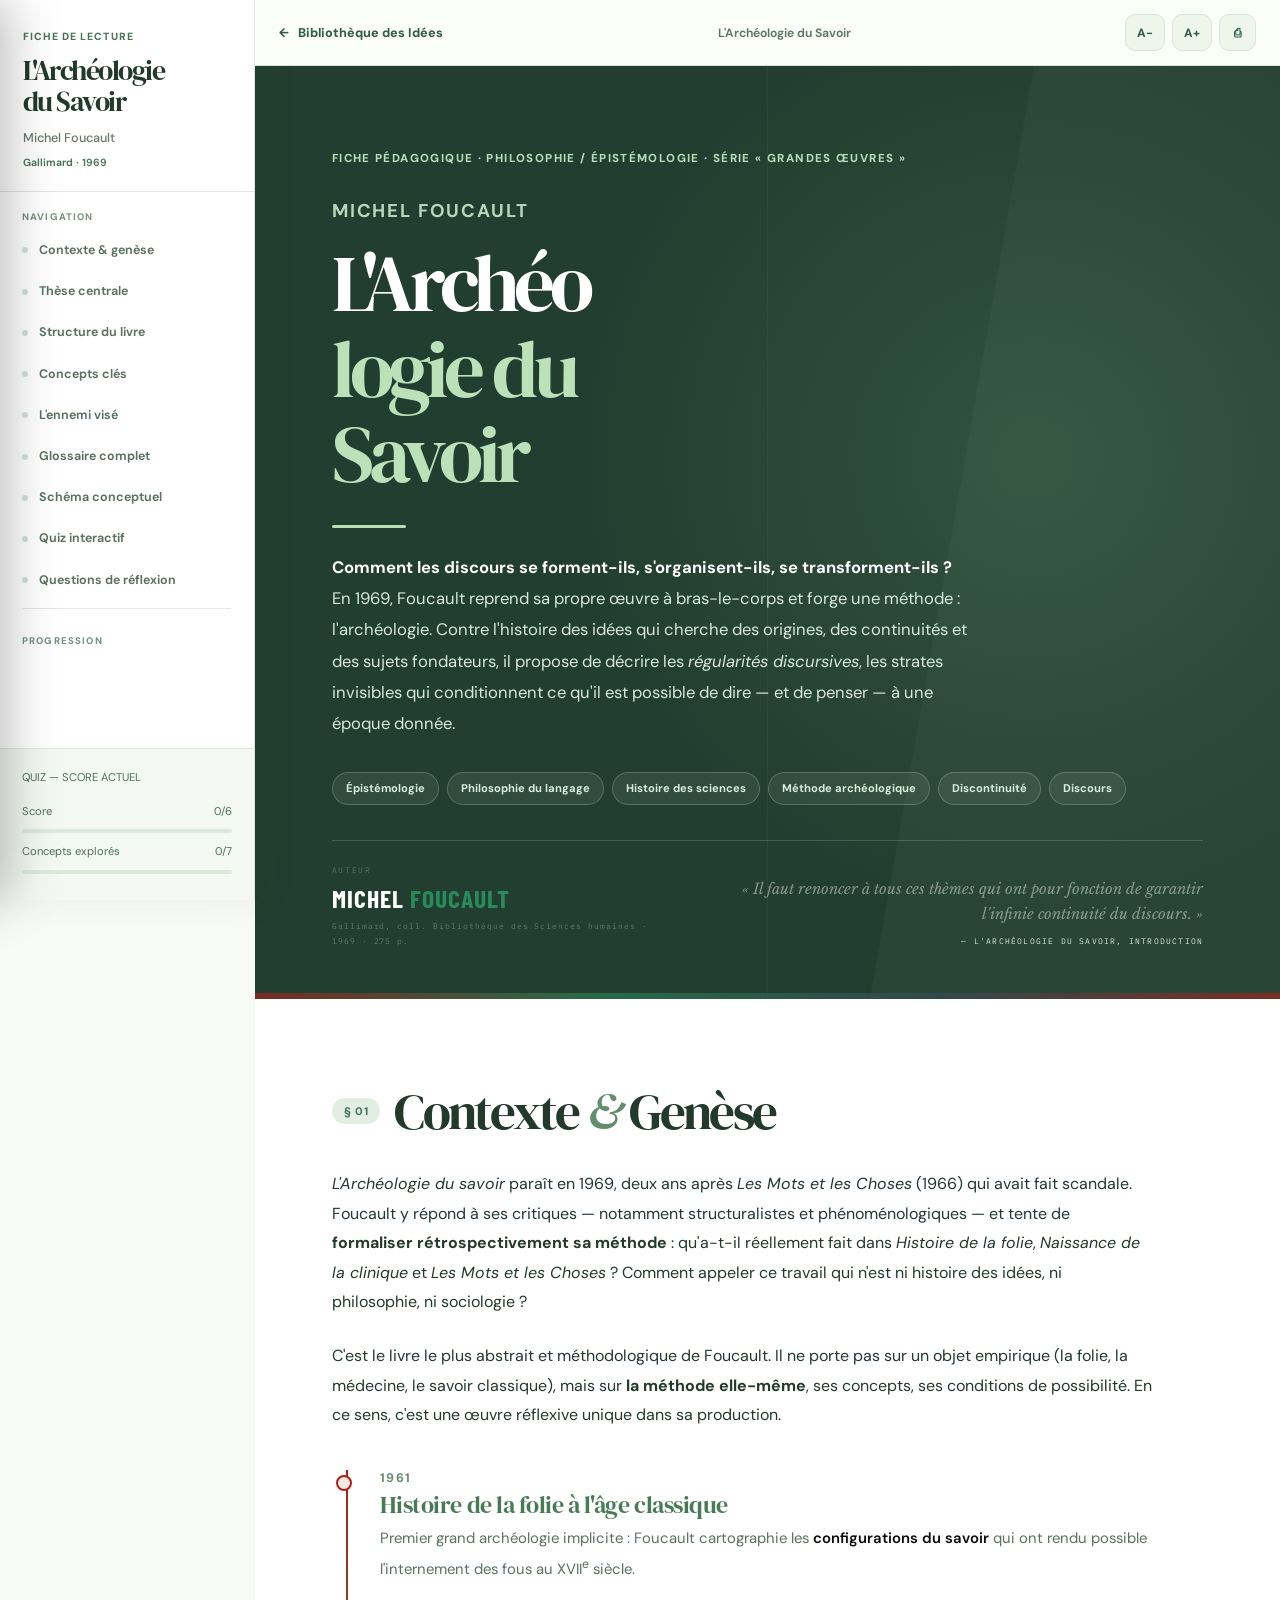
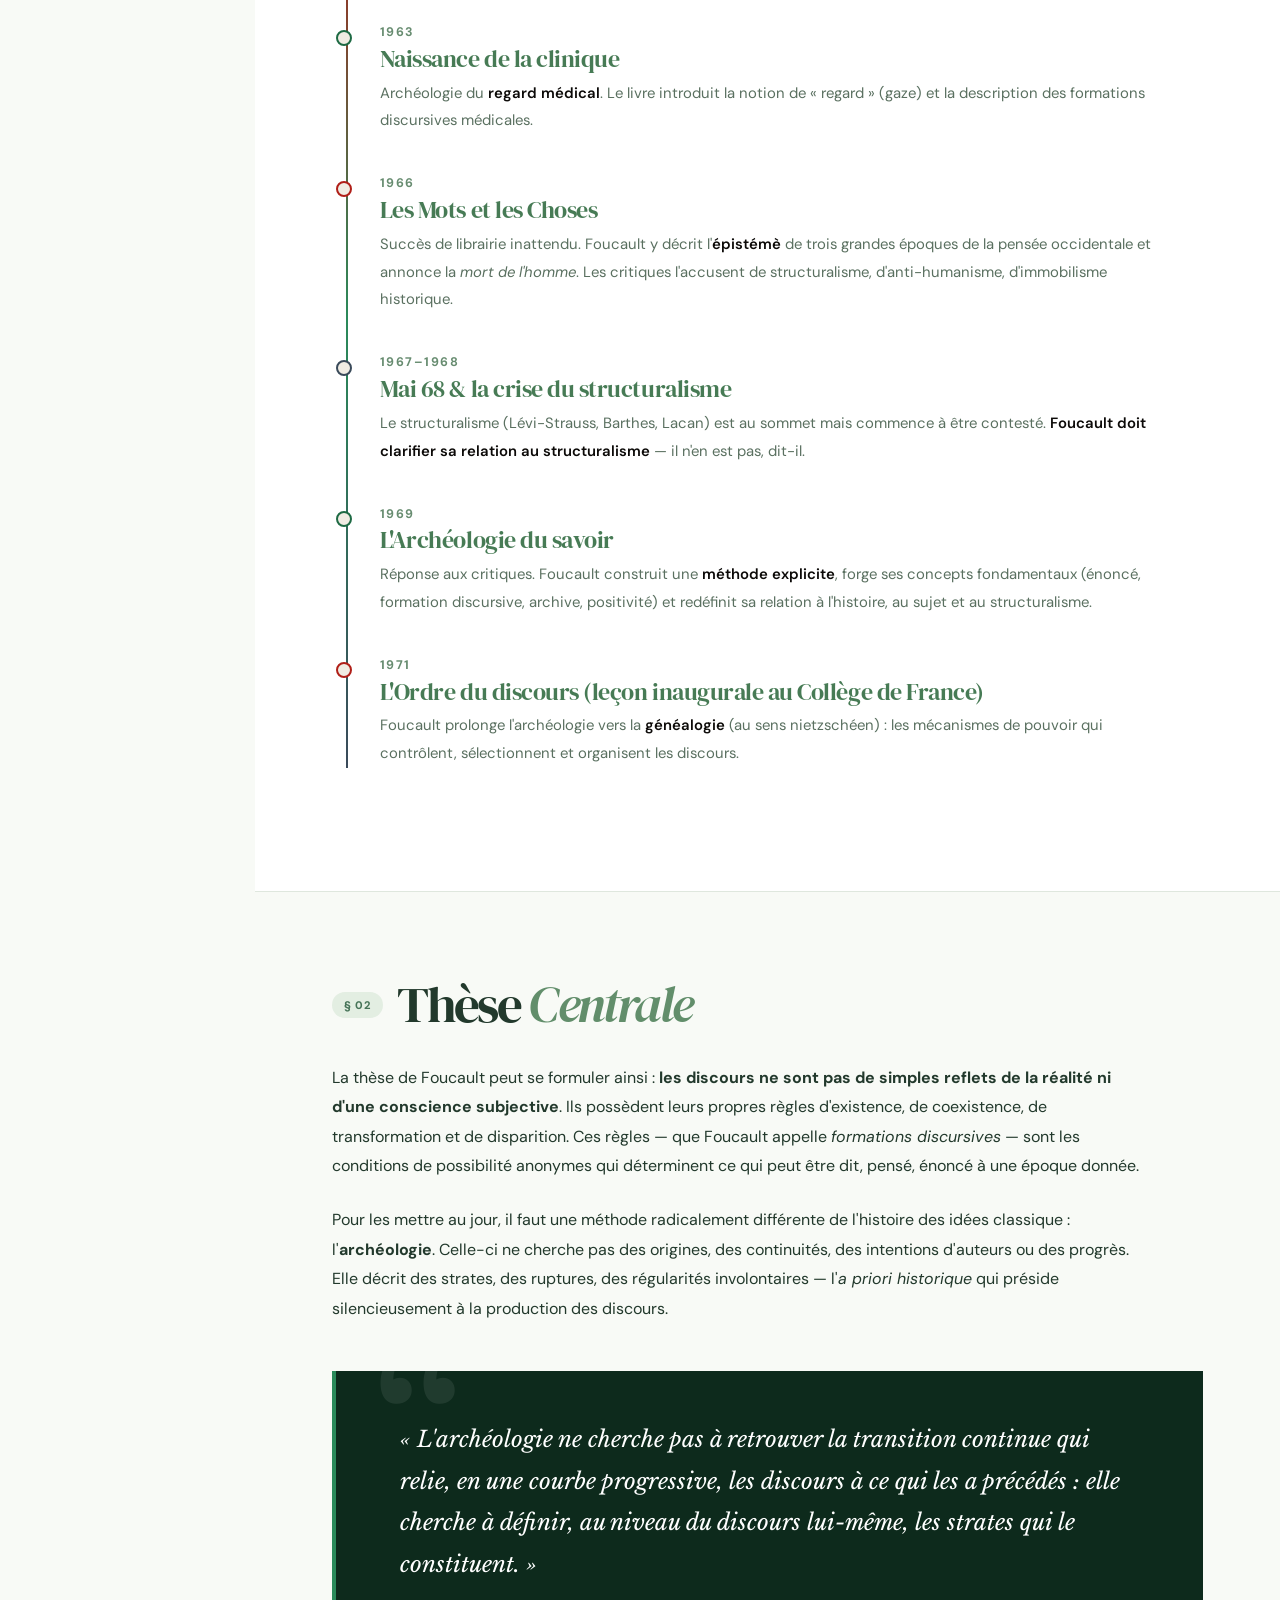
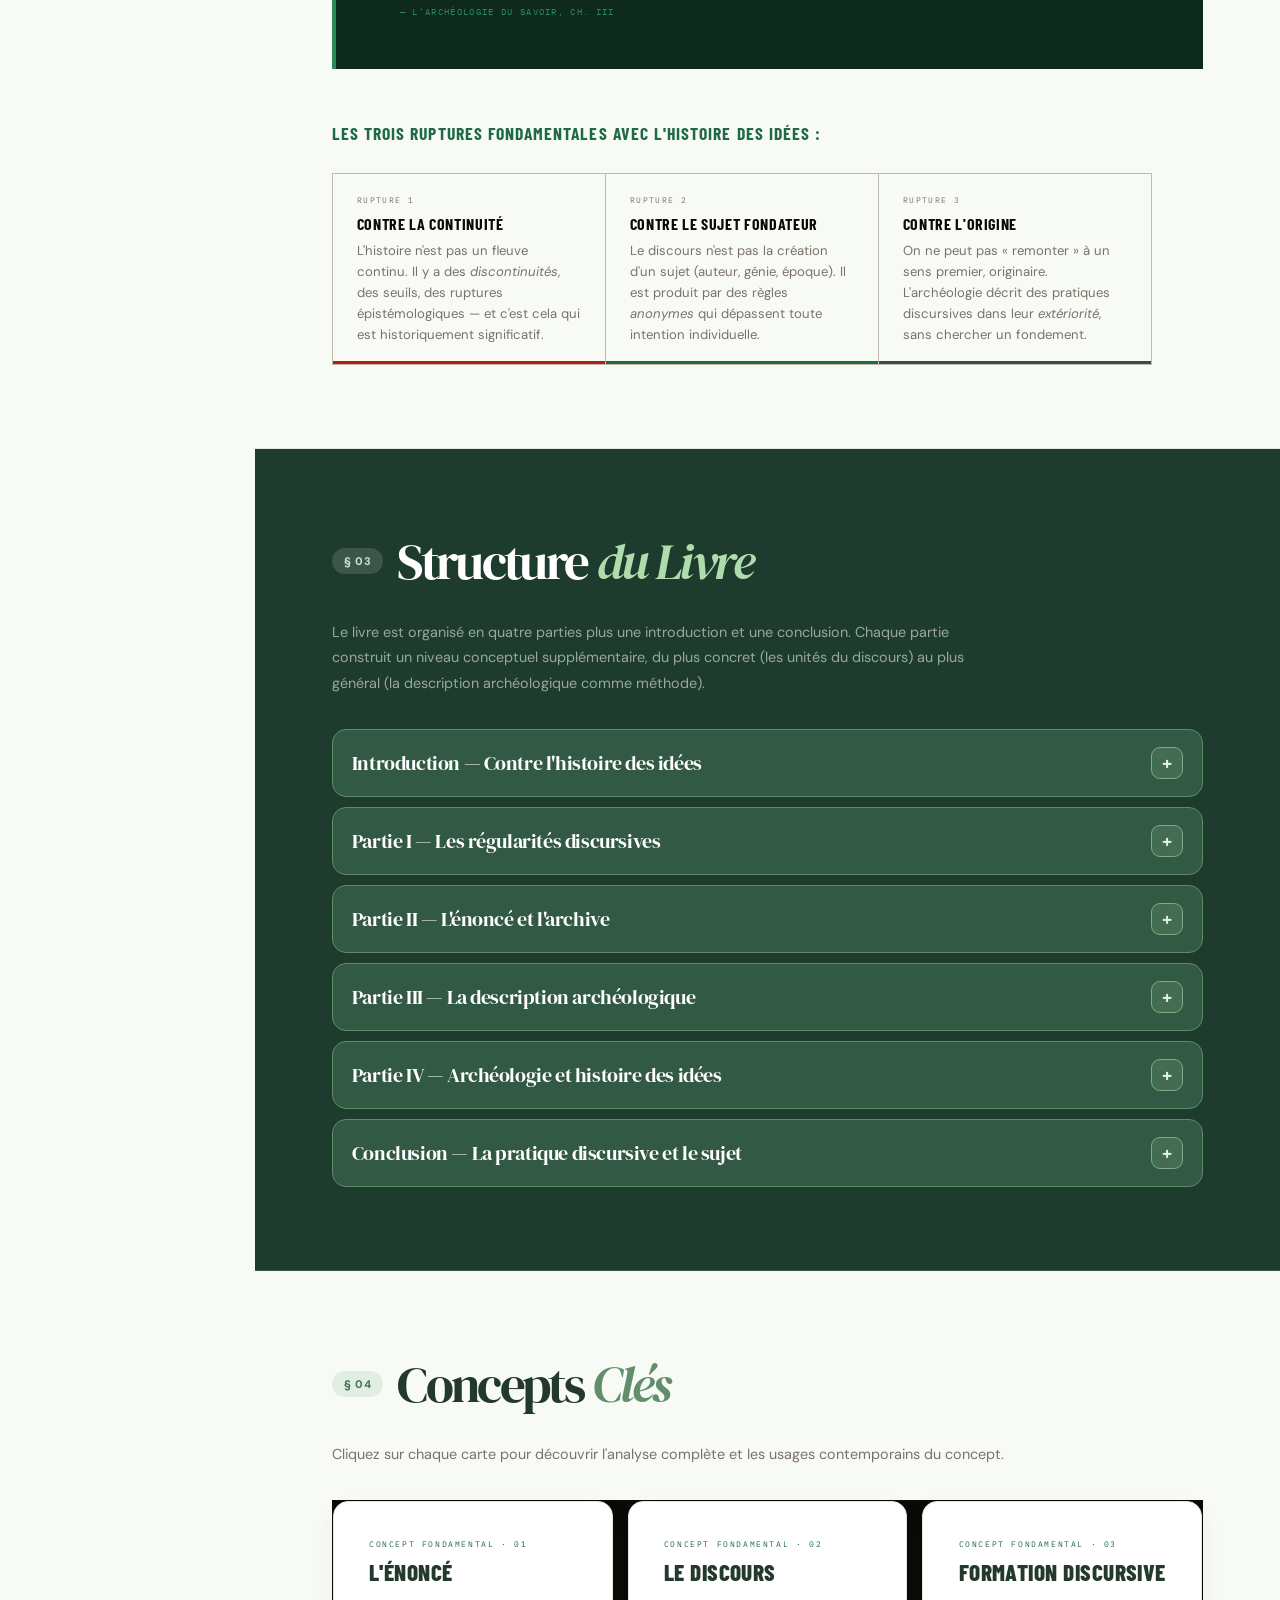
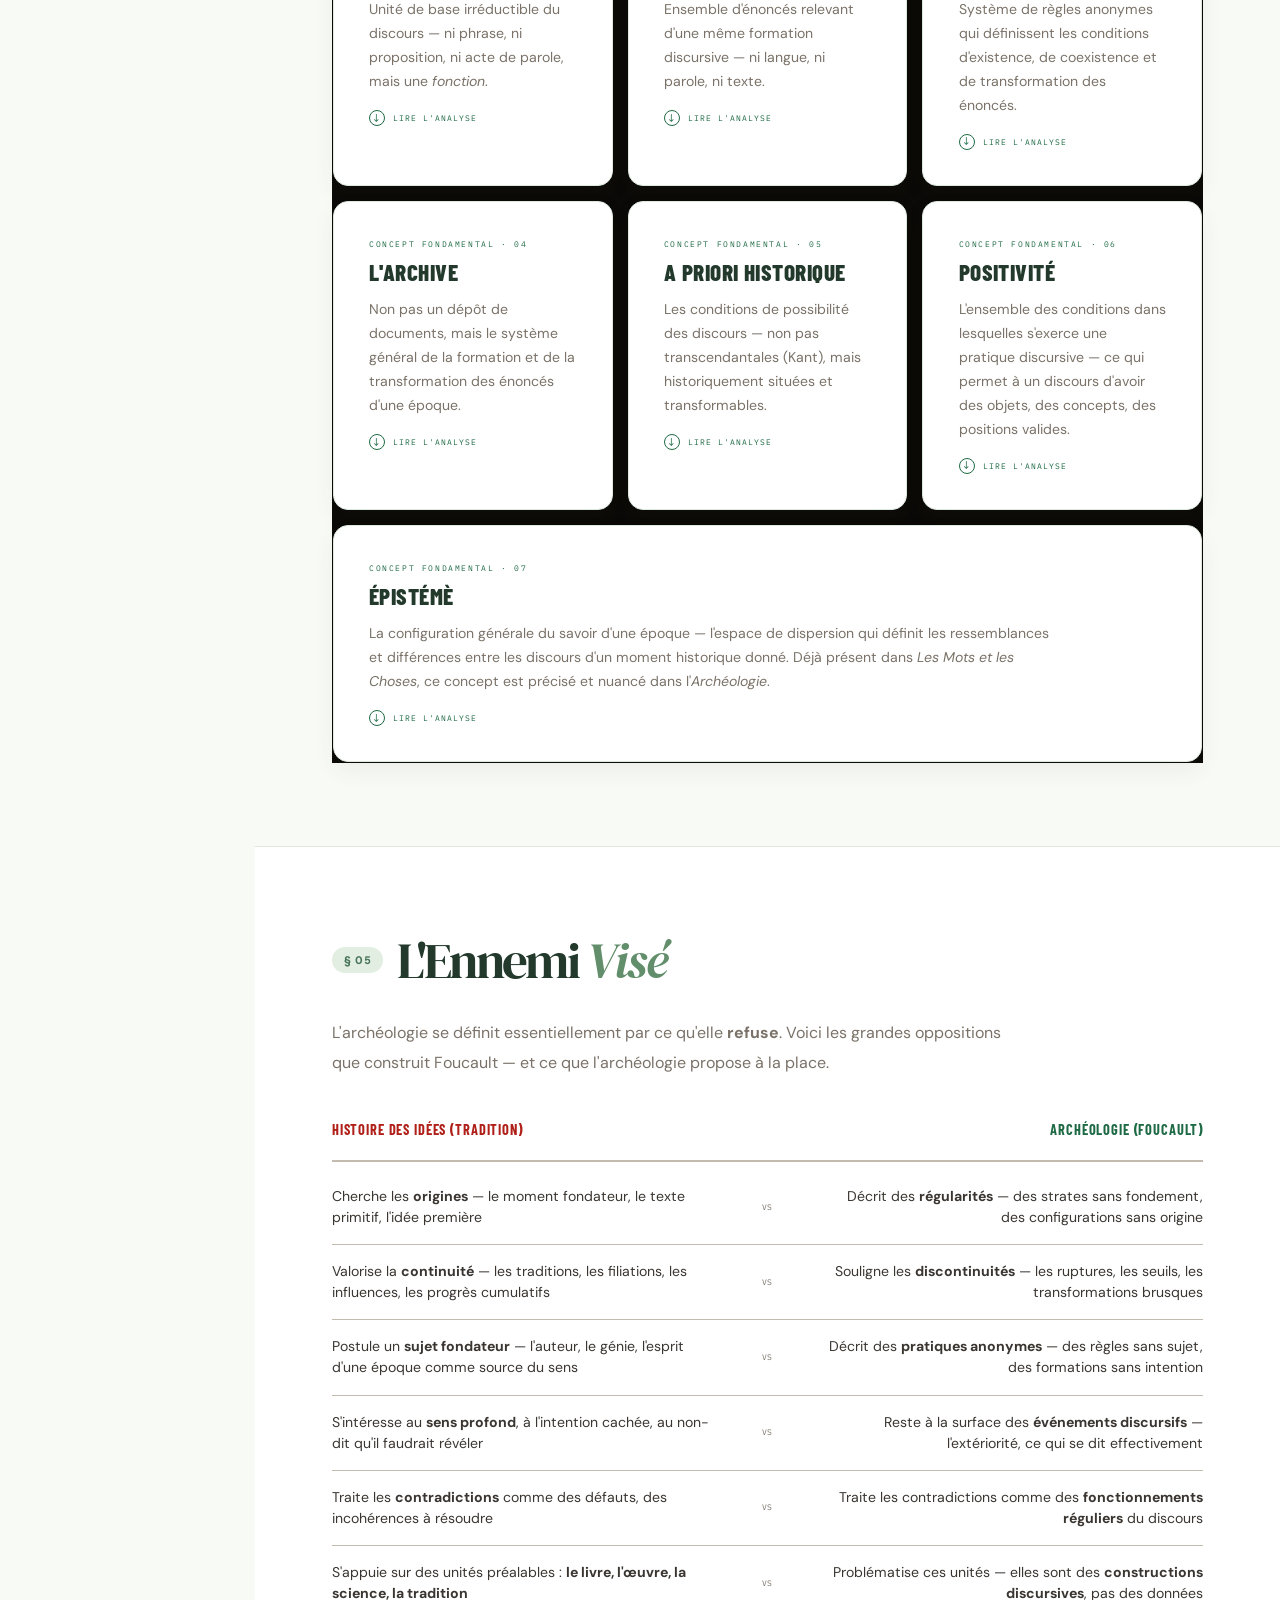
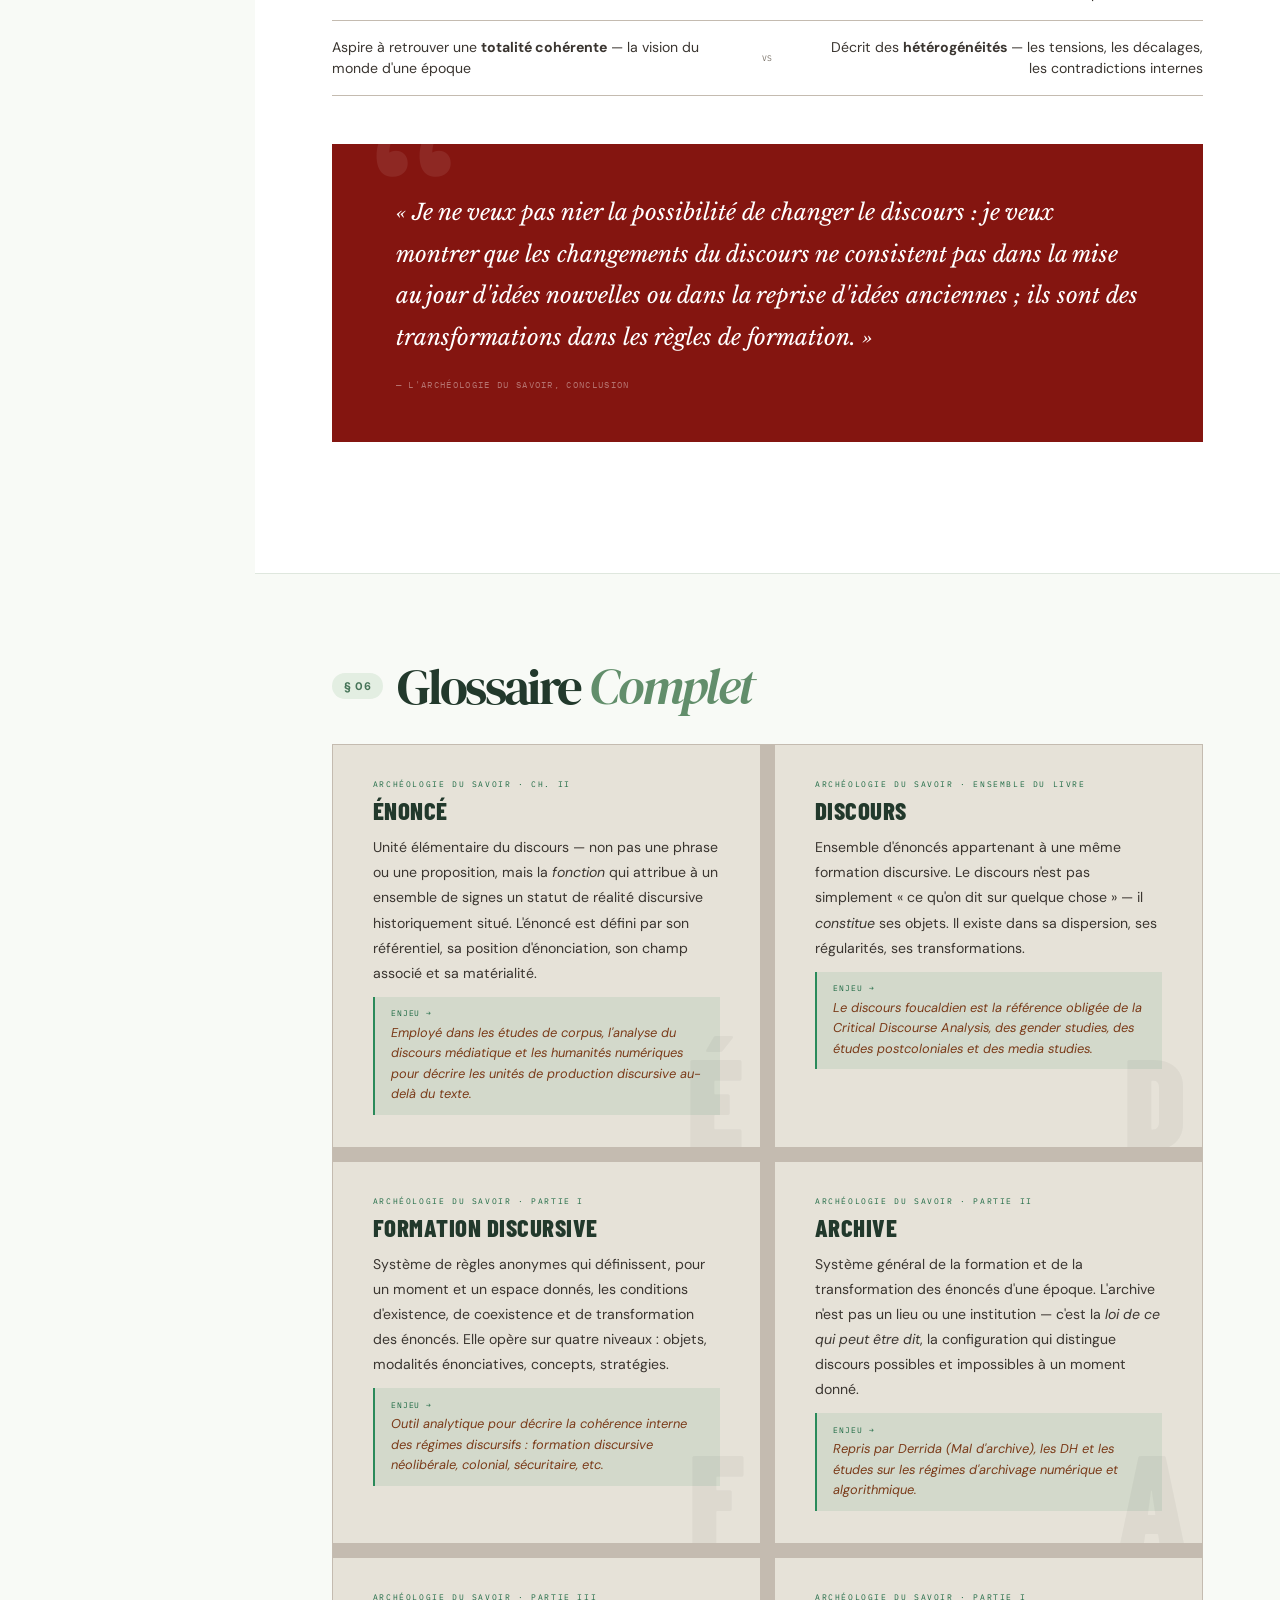
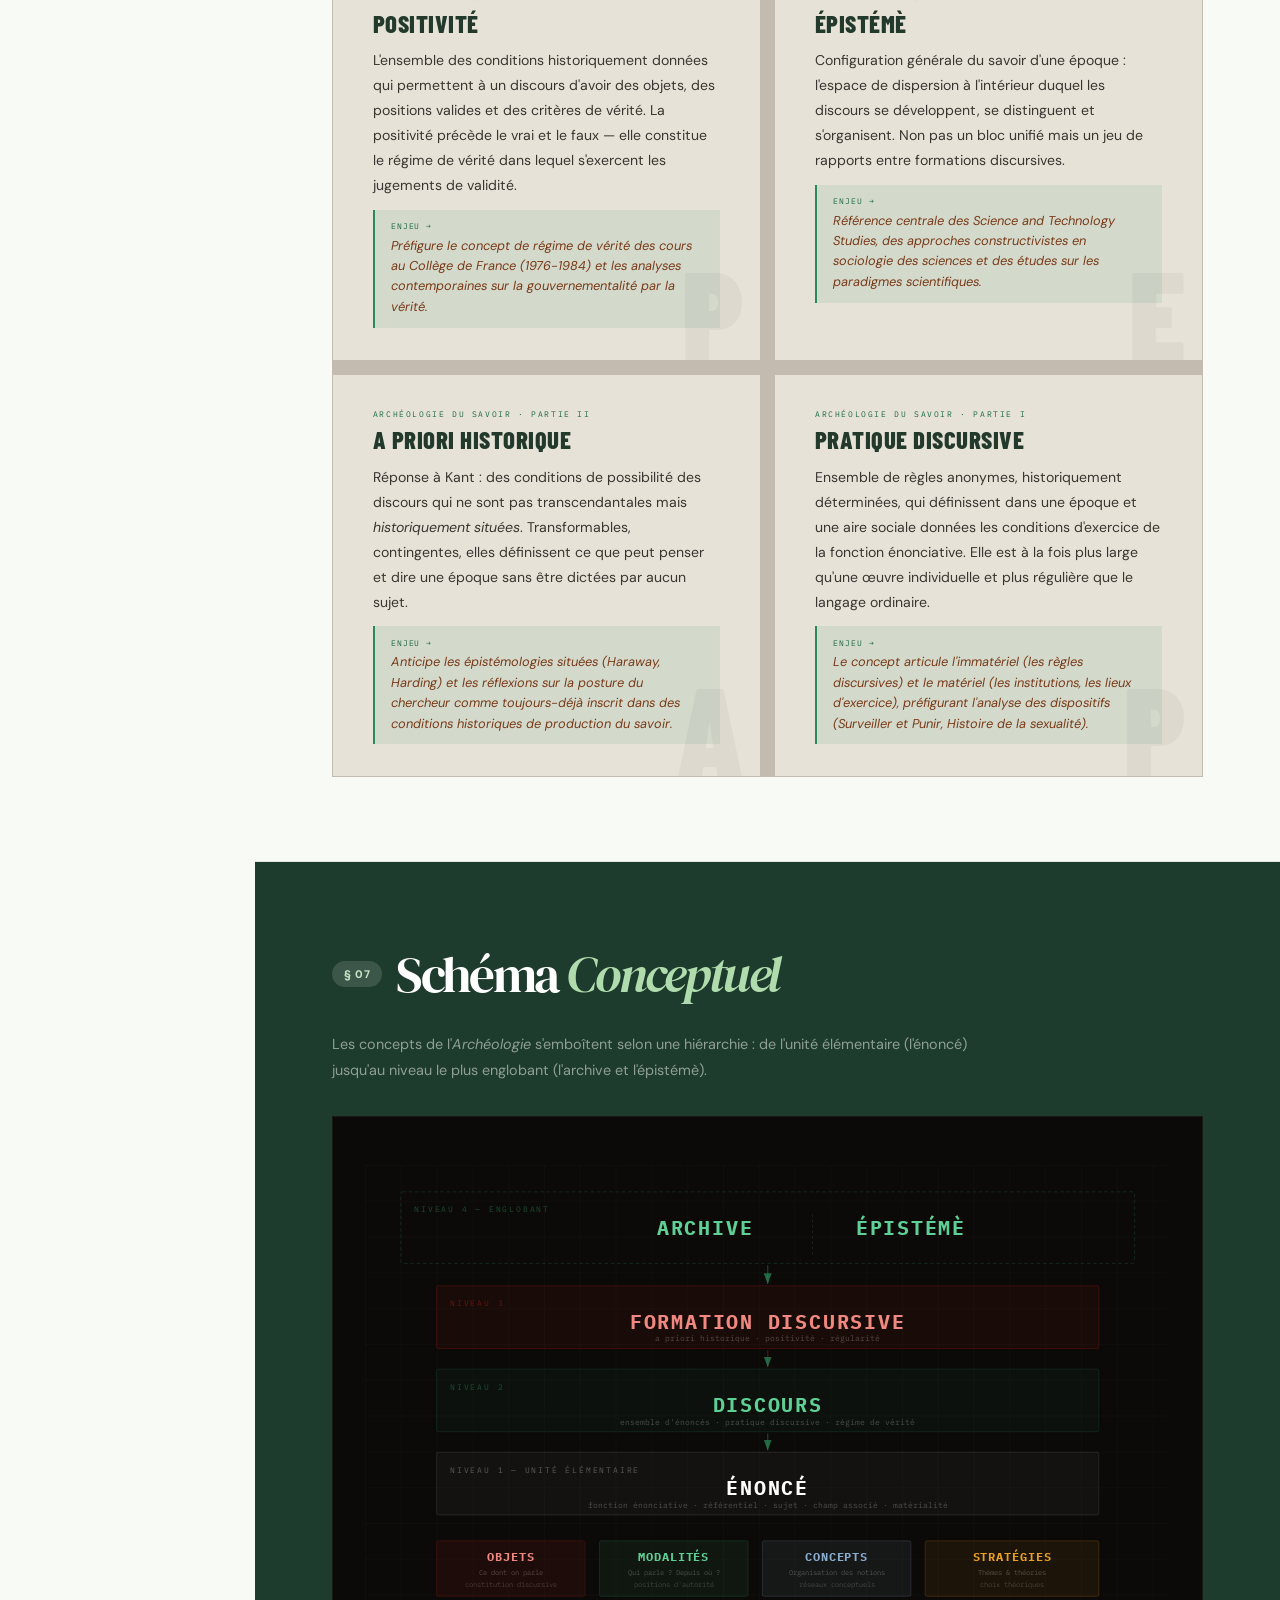
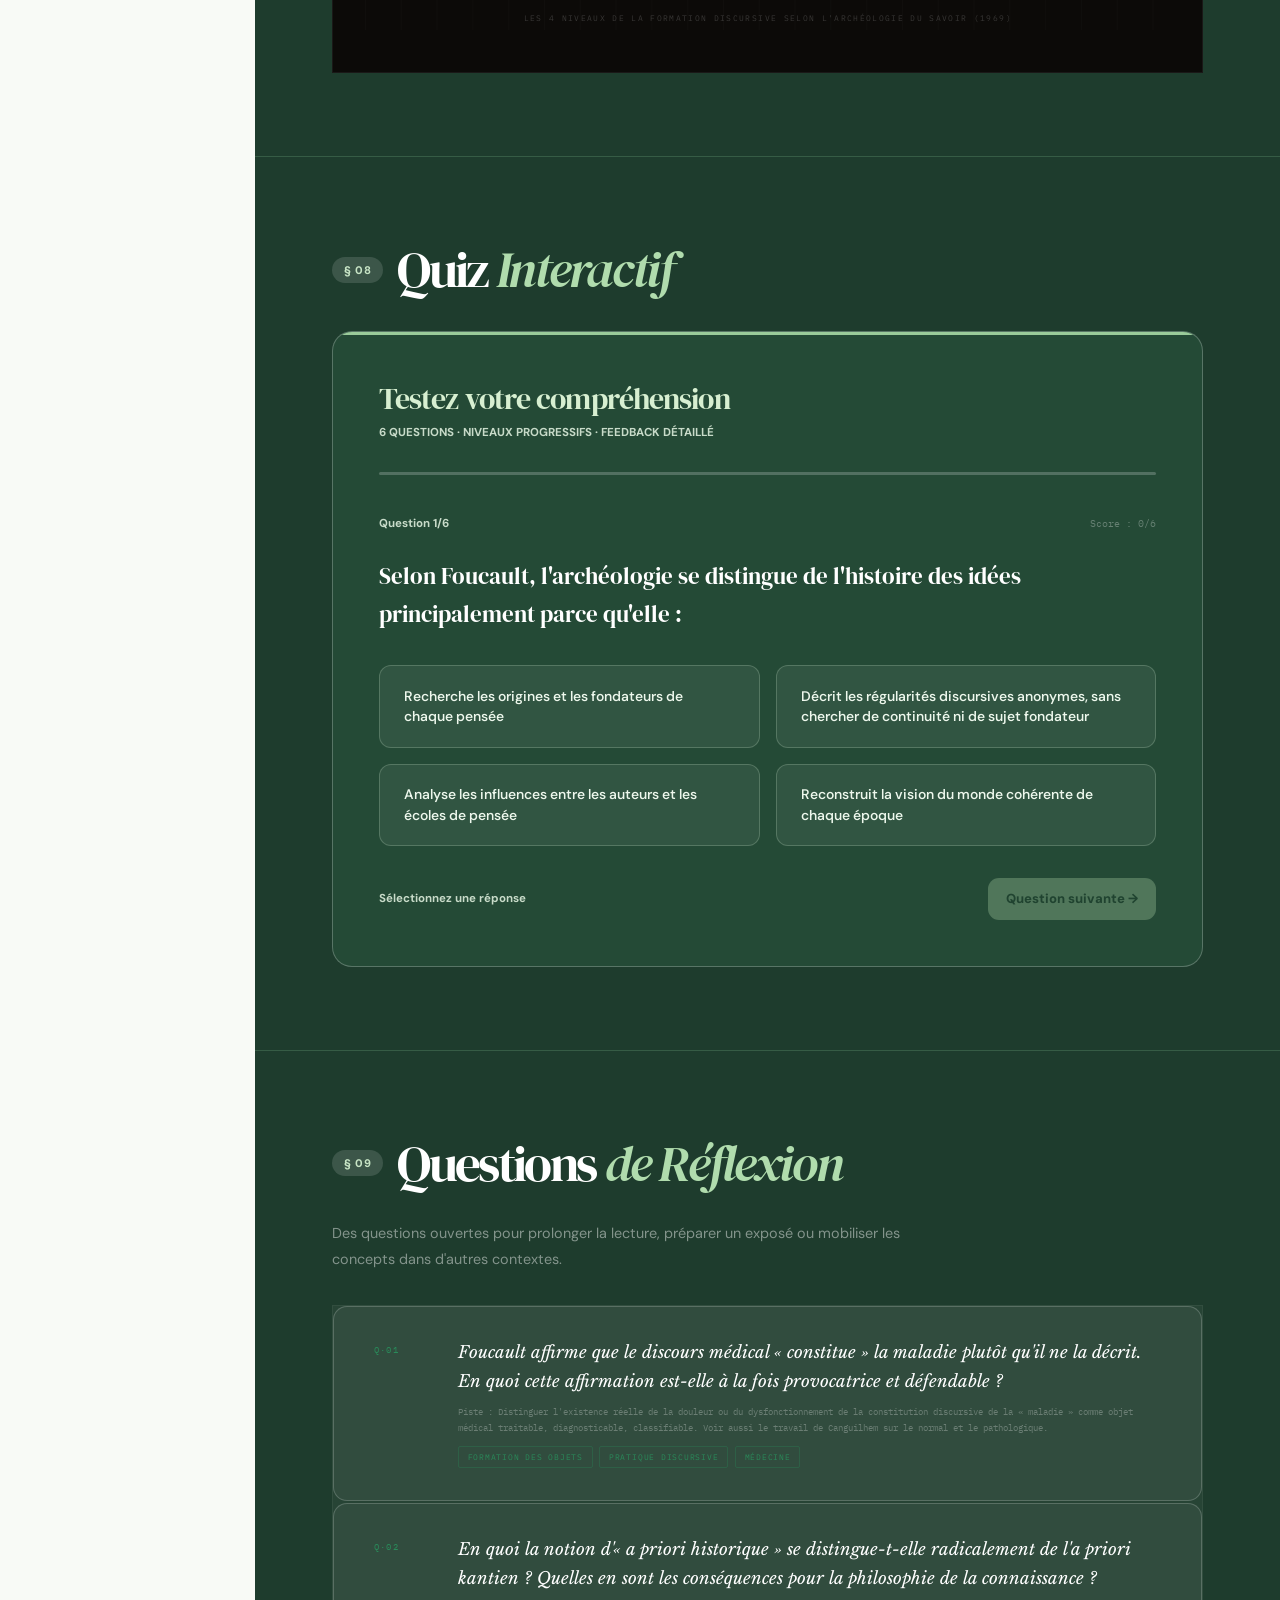
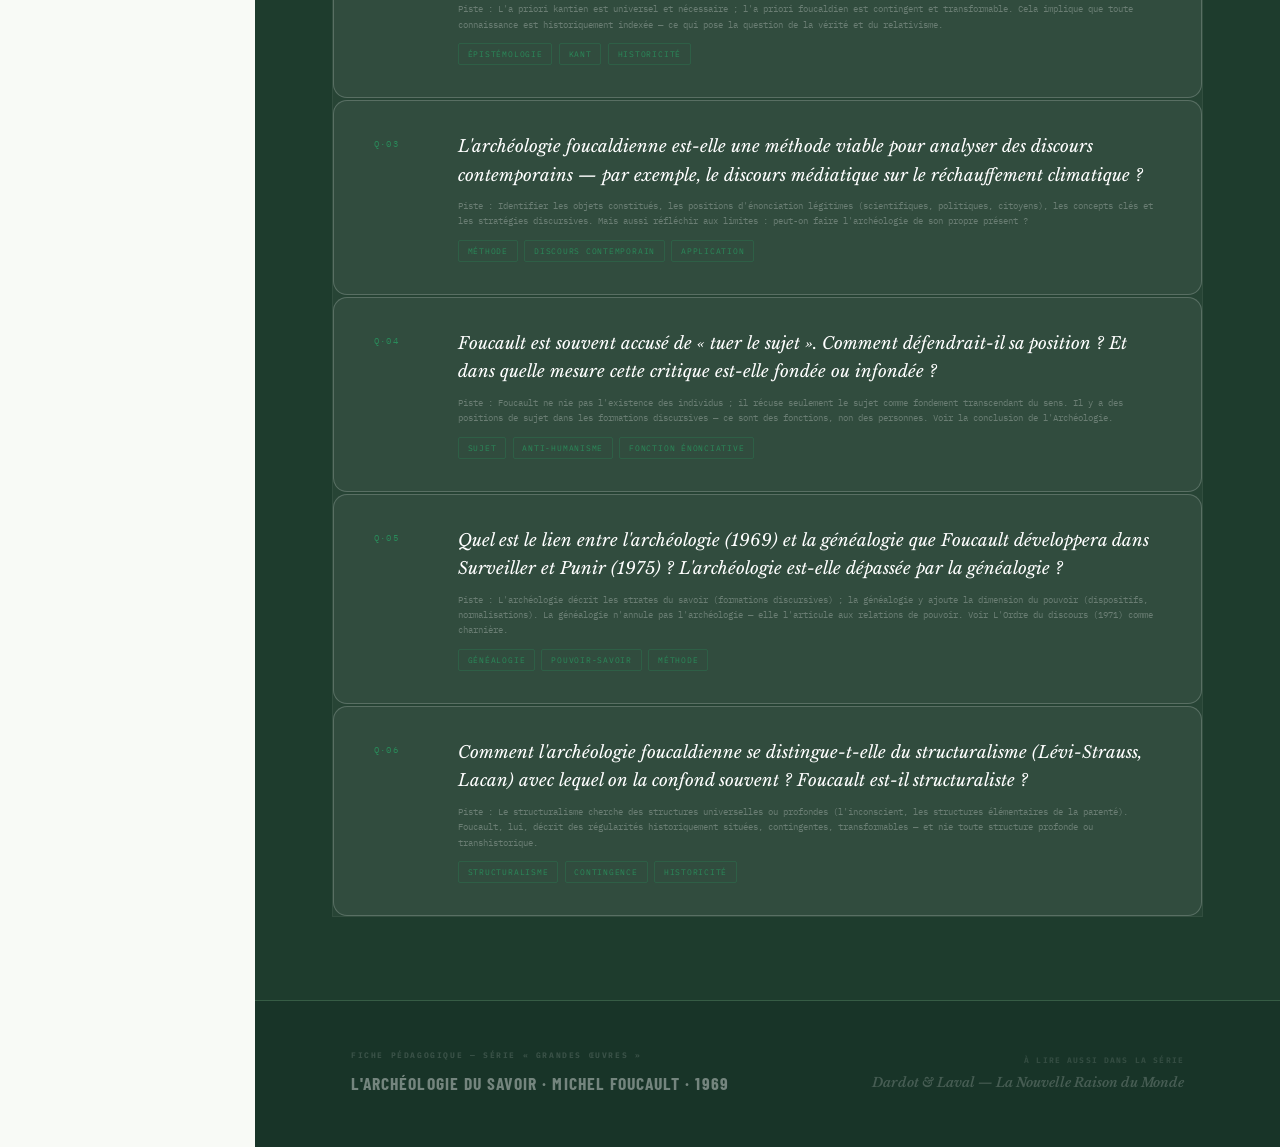
<file: foucault-archeologie-du-savoir.html>
<!DOCTYPE html>
<html lang="fr">
<head>
<meta charset="UTF-8">
<meta name="viewport" content="width=device-width, initial-scale=1.0">
<title>L'Archéologie du Savoir — Michel Foucault</title>
<link href="https://fonts.googleapis.com/css2?family=Libre+Baskerville:ital,wght@0,400;0,700;1,400&family=Barlow+Condensed:wght@300;400;500;600;700;800;900&family=IBM+Plex+Mono:ital,wght@0,300;0,400;0,500;1,300&display=swap" rel="stylesheet">
<style>
/* ═══════════════════════════════════════════
   DESIGN SYSTEM — Typographie archéologique
   Palette : parchemin / sang / néon vert
   ═══════════════════════════════════════════ */
:root {
  --concrete: #f0ece3;
  --concrete2: #e6e2d8;
  --concrete3: #d6d0c4;
  --ink: #0c0a08;
  --ink2: #1c1810;
  --blood: #b01f18;
  --blood2: #841510;
  --blood-pale: #f4dcdb;
  --neon: #2a8a5a;
  --neon2: #1e6a44;
  --neon-pale: #d8f0e4;
  --steel: #3a4a5a;
  --steel2: #2a3848;
  --steel-pale: #d8e0ea;
  --rust: #7a3a18;
  --dust: #7a7268;
  --rule: #c4bbb0;
  --sidebar: 270px;
}

*,*::before,*::after{box-sizing:border-box;margin:0;padding:0}
html{scroll-behavior:smooth}
body{
  background:var(--concrete);
  color:var(--ink);
  font-family:'Libre Baskerville',serif;
  font-size:17px;
  line-height:1.75;
  overflow-x:hidden;
  cursor:none;
}

/* ─── CURSOR ─── */
#dot {
  width: 8px; height: 8px; border-radius: 50%;
  background: #c0231b;
  position: fixed; top: 0; left: 0;
  pointer-events: none; z-index: 9999;
  transform: translate(-50%, -50%);
  transition: background .15s, width .15s, height .15s;
}
#ring {
  position: fixed; top: 0; left: 0;
  pointer-events: none; z-index: 9998;
  transform: translate(-50%, -50%);
  border-radius: 50%;
}
#trail {
  position: fixed; inset: 0;
  pointer-events: none; z-index: 9997;
}

/* ─── PROGRESS ─── */
#prog{position:fixed;top:0;left:0;height:3px;background:var(--neon);transform-origin:left;transform:scaleX(0);z-index:1002;transition:transform .08s linear;}

/* ═══ SIDEBAR ═══ */
.snav{
  position:fixed;left:0;top:0;bottom:0;
  width:var(--sidebar);
  background:var(--ink2);
  z-index:100;
  display:flex;flex-direction:column;
  overflow-y:auto;
  scrollbar-width:thin;
  scrollbar-color:var(--neon) transparent;
}

.snav-brand{
  padding:2rem 1.8rem 1.8rem;
  border-bottom:1px solid rgba(255,255,255,.05);
}

.snav-kicker{
  font-family:'IBM Plex Mono',monospace;
  font-size:.55rem;letter-spacing:.22em;text-transform:uppercase;
  color:var(--neon);margin-bottom:.8rem;
}

.snav-title{
  font-family:'Barlow Condensed',sans-serif;
  font-size:1.45rem;font-weight:800;line-height:1;
  color:#fff;letter-spacing:.02em;text-transform:uppercase;
}

.snav-authors{
  font-family:'Libre Baskerville',serif;
  font-style:italic;font-size:.78rem;
  color:rgba(255,255,255,.35);margin-top:.4rem;
}

.snav-year{
  font-family:'IBM Plex Mono',monospace;
  font-size:.55rem;color:var(--blood);
  letter-spacing:.1em;margin-top:.5rem;
}

.snav-lbl{
  font-family:'IBM Plex Mono',monospace;
  font-size:.48rem;letter-spacing:.22em;text-transform:uppercase;
  color:rgba(255,255,255,.18);
  padding:.9rem 1.8rem .3rem;
}

.snav-a{
  display:flex;align-items:center;gap:.7rem;
  padding:.42rem 1.8rem;
  font-family:'Barlow Condensed',sans-serif;
  font-size:.8rem;font-weight:500;letter-spacing:.04em;
  text-transform:uppercase;
  color:rgba(255,255,255,.38);
  text-decoration:none;
  border-left:2px solid transparent;
  transition:all .2s;
}
.snav-a:hover{color:rgba(255,255,255,.85);border-left-color:var(--neon);padding-left:2.1rem;}
.snav-a.on{color:#fff;border-left-color:var(--blood);background:rgba(176,31,24,.08);}

.snav-bullet{
  width:5px;height:5px;border-radius:50%;
  background:currentColor;opacity:.4;flex-shrink:0;
}

.snav-div{height:1px;background:rgba(255,255,255,.04);margin:.6rem 1.8rem;}

.snav-score{
  margin-top:auto;padding:1.5rem 1.8rem;
  border-top:1px solid rgba(255,255,255,.05);
}

.snav-score-title{
  font-family:'IBM Plex Mono',monospace;
  font-size:.5rem;letter-spacing:.18em;text-transform:uppercase;
  color:rgba(255,255,255,.2);margin-bottom:.8rem;
}

.score-bar{
  height:4px;background:rgba(255,255,255,.06);
  border-radius:2px;margin:.5rem 0;overflow:hidden;
}

.score-fill{
  height:100%;border-radius:2px;
  transition:width 1.5s cubic-bezier(.16,1,.3,1);
}

.score-label{
  display:flex;justify-content:space-between;
  font-family:'IBM Plex Mono',monospace;
  font-size:.48rem;letter-spacing:.1em;
  color:rgba(255,255,255,.25);margin-bottom:.2rem;
}

/* ═══ MAIN ═══ */
.main{margin-left:var(--sidebar);}

/* ═══ HERO ═══ */
.hero{
  min-height:100vh;
  background:var(--ink);
  color:#fff;
  padding:5rem 6rem 4rem;
  position:relative;overflow:hidden;
  display:grid;grid-template-rows:1fr auto;
}

.hero::before{
  content:'';position:absolute;inset:0;
  background-image:
    linear-gradient(rgba(255,255,255,.025) 1px,transparent 1px),
    linear-gradient(90deg,rgba(255,255,255,.025) 1px,transparent 1px);
  background-size:60px 60px;
  pointer-events:none;
}

.hero-diag{
  position:absolute;bottom:0;right:0;
  width:40%;height:100%;
  background:var(--neon2);
  clip-path:polygon(40% 0,100% 0,100% 100%,0% 100%);
  opacity:.09;pointer-events:none;
}

/* Strate archéologique décorative */
.hero-strate{
  position:absolute;bottom:0;left:0;right:0;
  height:6px;
  background:linear-gradient(90deg,var(--blood),var(--neon),var(--steel),var(--blood));
  opacity:.6;
}

.hero-tag{
  font-family:'IBM Plex Mono',monospace;
  font-size:.58rem;letter-spacing:.28em;text-transform:uppercase;
  color:var(--neon);margin-bottom:2.5rem;
  opacity:0;animation:fadeUp .7s ease forwards .1s;
}

.hero-h1{
  font-family:'Barlow Condensed',sans-serif;
  font-size:clamp(3.5rem,7.5vw,9.5rem);
  font-weight:900;line-height:.88;
  letter-spacing:-.01em;text-transform:uppercase;
  opacity:0;animation:fadeUp .9s ease forwards .25s;
}

.hero-h1 .line1{display:block;color:rgba(255,255,255,.3);font-size:.42em;letter-spacing:.12em;font-weight:400;margin-bottom:.5rem;}
.hero-h1 .line2{display:block;color:#fff;}
.hero-h1 .line3{display:block;color:#fff;}
.hero-h1 .line4{display:block;color:var(--neon);}

.hero-rule{
  width:120px;height:3px;
  background:linear-gradient(90deg,var(--neon),var(--blood));
  margin:2.5rem 0 2rem;
  opacity:0;animation:fadeUp .7s ease forwards .5s;
}

.hero-sub{
  max-width:680px;
  font-size:1.05rem;font-weight:400;font-style:italic;
  color:rgba(255,255,255,.6);line-height:1.85;
  opacity:0;animation:fadeUp .8s ease forwards .4s;
}

.hero-sub strong{color:#fff;font-style:normal;}

.hero-chips{
  display:flex;flex-wrap:wrap;gap:.6rem;
  margin-top:2rem;
  opacity:0;animation:fadeUp .7s ease forwards .7s;
}

.chip{
  font-family:'IBM Plex Mono',monospace;
  font-size:.55rem;letter-spacing:.12em;text-transform:uppercase;
  padding:.28rem .8rem;border-radius:2px;border:1px solid;
}

.chip-blood{color:var(--blood);border-color:rgba(176,31,24,.4);background:rgba(176,31,24,.08);}
.chip-neon {color:#5ecf95;    border-color:rgba(42,138,90,.4); background:rgba(42,138,90,.08);}
.chip-steel{color:#8aaccc;    border-color:rgba(138,172,204,.3);background:rgba(138,172,204,.06);}

.hero-bottom{
  display:flex;justify-content:space-between;align-items:flex-end;
  padding-top:3rem;border-top:1px solid rgba(255,255,255,.07);
  opacity:0;animation:fadeUp .7s ease forwards .9s;
}

.hb-label{
  font-family:'IBM Plex Mono',monospace;
  font-size:.5rem;letter-spacing:.2em;text-transform:uppercase;
  color:rgba(255,255,255,.25);margin-bottom:.4rem;
}

.hb-names{
  font-family:'Barlow Condensed',sans-serif;
  font-size:1.6rem;font-weight:700;letter-spacing:.04em;
  text-transform:uppercase;color:#fff;line-height:1.1;
}

.hb-names span{color:var(--neon);}

.hero-thesis{
  text-align:right;max-width:420px;
  font-family:'Libre Baskerville',serif;
  font-style:italic;font-size:.92rem;
  color:rgba(255,255,255,.45);line-height:1.7;
}

.hero-thesis cite{
  display:block;margin-top:.5rem;
  font-style:normal;font-family:'IBM Plex Mono',monospace;
  font-size:.5rem;letter-spacing:.15em;text-transform:uppercase;
  color:var(--neon);
}

/* ═══ GENERIC SECTION ═══ */
.sec{
  padding:5.5rem 6rem;
  border-bottom:1px solid var(--rule);
}

.sec.alt{background:var(--concrete2);}
.sec.dark{background:var(--ink2);color:#fff;}
.sec.steel{background:var(--steel2);color:#fff;}
.sec.blood{background:var(--blood2);color:#fff;}
.sec.neon-bg{background:#0d2a1c;color:#fff;}

.sec-eyebrow{display:flex;align-items:center;gap:1.2rem;margin-bottom:3rem;}

.sec-num{
  font-family:'IBM Plex Mono',monospace;
  font-size:.52rem;letter-spacing:.2em;text-transform:uppercase;
  color:var(--neon2);background:var(--neon-pale);
  padding:.28rem .75rem;border-radius:2px;
}
.dark .sec-num,.steel .sec-num,.blood .sec-num,.neon-bg .sec-num{
  background:rgba(42,138,90,.2);color:#5ecf95;
}

.sec-h2{
  font-family:'Barlow Condensed',sans-serif;
  font-size:2.6rem;font-weight:800;
  letter-spacing:.01em;text-transform:uppercase;line-height:1;
}

.sec-h2 em{color:var(--blood);font-style:normal;}
.dark .sec-h2,.steel .sec-h2,.blood .sec-h2,.neon-bg .sec-h2{color:#fff;}
.dark .sec-h2 em,.steel .sec-h2 em,.neon-bg .sec-h2 em{color:var(--neon);}

/* ═══ CONCEPT CARDS ═══ */
.concept-grid{
  display:grid;grid-template-columns:repeat(3,1fr);
  gap:2px;background:var(--ink);
  border:1px solid var(--ink);
  margin-top:1rem;
}

.concept-card{
  background:var(--concrete);
  padding:2.2rem;
  position:relative;overflow:hidden;
  cursor:pointer;
  transition:background .3s;
}

.alt .concept-card{background:var(--concrete2);}

.concept-card::after{
  content:attr(data-num);
  position:absolute;right:.8rem;bottom:-1rem;
  font-family:'Barlow Condensed',sans-serif;
  font-size:7rem;font-weight:900;
  color:rgba(0,0,0,.04);line-height:1;
  pointer-events:none;
}

.cc-tag{
  font-family:'IBM Plex Mono',monospace;
  font-size:.5rem;letter-spacing:.2em;text-transform:uppercase;
  color:var(--neon2);display:block;margin-bottom:.5rem;
}

.cc-title{
  font-family:'Barlow Condensed',sans-serif;
  font-size:1.45rem;font-weight:800;
  letter-spacing:.02em;text-transform:uppercase;
  line-height:1.1;margin-bottom:.8rem;
}

.cc-short{
  font-size:.88rem;color:var(--dust);
  line-height:1.7;
}

.cc-expand{
  max-height:0;overflow:hidden;
  transition:max-height .5s cubic-bezier(.16,1,.3,1),
             opacity .4s ease,
             padding .4s ease;
  opacity:0;
}

.cc-expand.open { max-height: 2000px; opacity: 1; padding-top: 1rem; }

.cc-expand-body{
  font-size:.85rem;color:var(--ink);line-height:1.8;
  border-top:1px solid var(--rule);padding-top:1rem;
}

.cc-expand-body p{margin-bottom:.7rem;}
.cc-expand-body p:last-child{margin-bottom:0;}
.cc-expand-body strong{color:var(--blood);font-weight:600;}

.cc-today{
  margin-top:.8rem;padding:.8rem 1rem;
  background:var(--neon-pale);
  border-left:2px solid var(--neon);
  font-size:.8rem;font-style:italic;
  color:var(--rust);line-height:1.6;
}

.cc-today::before{
  content:'Usage actuel → ';
  font-style:normal;font-family:'IBM Plex Mono',monospace;
  font-size:.48rem;letter-spacing:.12em;text-transform:uppercase;
  color:var(--neon2);display:block;margin-bottom:.2rem;
}

.cc-toggle{
  display:flex;align-items:center;gap:.5rem;
  margin-top:1rem;
  font-family:'IBM Plex Mono',monospace;
  font-size:.52rem;letter-spacing:.12em;text-transform:uppercase;
  color:var(--neon2);cursor:pointer;
  transition:color .2s;
}

.cc-arrow{
  width:16px;height:16px;border:1px solid var(--neon2);
  border-radius:50%;display:flex;align-items:center;justify-content:center;
  font-size:.7rem;transition:transform .3s;
}

.open-arrow .cc-arrow{transform:rotate(180deg);}
.concept-card:hover{background:var(--neon-pale);}

/* ═══ ACCORDION ═══ */
.accordion{margin-top:1.5rem;}

.acc-item{
  border-bottom:1px solid var(--rule);
  overflow:hidden;
}

.dark .acc-item,.steel .acc-item,.neon-bg .acc-item{border-color:rgba(255,255,255,.08);}

.acc-head{
  display:flex;align-items:center;justify-content:space-between;
  padding:1.4rem 0;cursor:pointer;
  transition:color .2s;
  user-select:none;
}

.acc-head:hover .acc-title{color:var(--neon2);}
.dark .acc-head:hover .acc-title,.steel .acc-head:hover .acc-title,.neon-bg .acc-head:hover .acc-title{color:var(--neon);}

.acc-title{
  font-family:'Barlow Condensed',sans-serif;
  font-size:1.1rem;font-weight:700;letter-spacing:.04em;text-transform:uppercase;
  transition:color .2s;
}

.dark .acc-title,.steel .acc-title,.neon-bg .acc-title{color:#fff;}

.acc-icon{
  width:28px;height:28px;border:1px solid var(--rule);
  display:flex;align-items:center;justify-content:center;
  flex-shrink:0;transition:all .3s;
  font-family:'Barlow Condensed',sans-serif;font-size:1.2rem;
  color:var(--neon2);
}

.dark .acc-icon,.steel .acc-icon,.neon-bg .acc-icon{border-color:rgba(255,255,255,.12);color:var(--neon);}
.acc-item.open .acc-icon{transform:rotate(45deg);background:var(--neon2);color:#fff;border-color:var(--neon2);}
.dark .acc-item.open .acc-icon,.steel .acc-item.open .acc-icon,.neon-bg .acc-item.open .acc-icon{background:var(--neon);color:var(--ink);border-color:var(--neon);}

.acc-body{
  max-height:0;overflow:hidden;
  transition:max-height .5s cubic-bezier(.16,1,.3,1);
}

.acc-item.open .acc-body{max-height:1200px;}

.acc-inner{
  padding:0 0 2rem;
  font-size:.9rem;color:#3a3530;line-height:1.85;
}

.dark .acc-inner,.steel .acc-inner,.neon-bg .acc-inner{color:rgba(255,255,255,.65);}

.acc-inner p{margin-bottom:.9rem;}
.acc-inner p:last-child{margin-bottom:0;}
.acc-inner strong{color:var(--ink);font-weight:600;}
.dark .acc-inner strong,.steel .acc-inner strong,.neon-bg .acc-inner strong{color:#fff;}
.acc-inner em{font-style:italic;color:var(--neon2);}
.dark .acc-inner em,.steel .acc-inner em,.neon-bg .acc-inner em{color:var(--neon);}

/* ═══ PULL QUOTES ═══ */
.pq{
  padding:3rem 4rem;margin:3rem 0;
  position:relative;overflow:hidden;
}
.pq.blood{background:var(--blood2);color:#fff;}
.pq.neon{background:#0d2a1c;color:#fff;border-left:4px solid var(--neon);}
.pq.steel{background:var(--steel2);color:#fff;}

.pq::before{
  content:'\201C';
  position:absolute;top:-2rem;left:2rem;
  font-family:'Libre Baskerville',serif;
  font-size:14rem;line-height:1;
  opacity:.08;pointer-events:none;
  color:#fff;
}

.pq p{
  font-family:'Libre Baskerville',serif;
  font-size:1.4rem;font-style:italic;font-weight:400;
  line-height:1.65;position:relative;z-index:1;
}

.pq cite{
  display:block;margin-top:1.2rem;
  font-family:'IBM Plex Mono',monospace;
  font-size:.55rem;letter-spacing:.15em;text-transform:uppercase;
  font-style:normal;color:rgba(255,255,255,.4);
}

.pq.neon cite{color:var(--neon);}

/* ═══ COMPARISON TABLE ═══ */
.compare-sec{margin-top:2rem;}

.compare-row{
  display:grid;grid-template-columns:1fr 80px 1fr;
  gap:1rem;align-items:center;
  padding:1rem 0;border-bottom:1px solid var(--rule);
}

.cr-label-l,.cr-label-r{
  font-size:.88rem;color:#3a3530;line-height:1.5;
}

.cr-label-r{text-align:right;}

.cr-mid{
  font-family:'IBM Plex Mono',monospace;
  font-size:.52rem;letter-spacing:.1em;text-transform:uppercase;
  color:var(--dust);text-align:center;line-height:1.3;
}

.compare-header{
  display:grid;grid-template-columns:1fr 80px 1fr;
  gap:1rem;padding-bottom:1rem;
  border-bottom:2px solid var(--rule);
  margin-bottom:.5rem;
}

.ch-title{
  font-family:'Barlow Condensed',sans-serif;
  font-size:.9rem;font-weight:700;letter-spacing:.06em;text-transform:uppercase;
}

.ch-title.blood{color:var(--blood);}
.ch-title.neon{color:var(--neon2);}

/* ═══ GLOSSAIRE ═══ */
.glos-grid{
  display:grid;grid-template-columns:1fr 1fr;
  gap:2px;background:var(--rule);
  border:1px solid var(--rule);
}

.gi{
  background:var(--concrete);
  padding:2rem 2.5rem;
  position:relative;overflow:hidden;
  transition:background .3s;
}
.alt .gi{background:var(--concrete2);}
.gi:hover{background:var(--neon-pale);}

.gi::after{
  content:attr(data-g);
  position:absolute;right:1rem;bottom:-1rem;
  font-family:'Barlow Condensed',sans-serif;
  font-size:8rem;font-weight:900;color:rgba(0,0,0,.04);
  line-height:1;pointer-events:none;
}

.gi-src{
  font-family:'IBM Plex Mono',monospace;
  font-size:.5rem;letter-spacing:.2em;text-transform:uppercase;
  color:var(--neon2);display:block;margin-bottom:.3rem;
}

.gi-term{
  font-family:'Barlow Condensed',sans-serif;
  font-size:1.55rem;font-weight:800;letter-spacing:.02em;
  text-transform:uppercase;margin-bottom:.7rem;line-height:1.1;
}

.gi-def{font-size:.88rem;color:#3a3530;line-height:1.78;margin-bottom:.7rem;}

.gi-now{
  padding:.65rem 1rem;
  background:rgba(42,138,90,.1);
  border-left:2px solid var(--neon);
  font-style:italic;font-size:.8rem;color:var(--rust);line-height:1.6;
}

.gi-now::before{
  content:'Enjeu → ';
  font-style:normal;font-family:'IBM Plex Mono',monospace;
  font-size:.48rem;letter-spacing:.12em;text-transform:uppercase;
  color:var(--neon2);display:block;margin-bottom:.2rem;
}

/* ═══ TIMELINE ═══ */
.timeline-container{position:relative;padding-left:3rem;margin-top:2rem;}
.timeline-container::before{
  content:'';position:absolute;
  left:14px;top:0;bottom:0;width:2px;
  background:linear-gradient(to bottom,var(--blood),var(--neon),var(--steel));
}

.tl-item{
  position:relative;margin-bottom:2.5rem;
  opacity:0;transform:translateX(-20px);
  transition:opacity .6s ease,transform .6s ease;
}

.tl-item.tl-visible{opacity:1;transform:none;}

.tl-dot{
  position:absolute;left:-2.75rem;top:.35rem;
  width:16px;height:16px;border-radius:50%;
  border:2px solid;background:var(--concrete);
  transition:transform .3s,background .3s;
}

.alt .tl-dot{background:var(--concrete2);}
.tl-item:hover .tl-dot{transform:scale(1.4);background:var(--neon2);}

.tl-dot.blood{border-color:var(--blood);}
.tl-dot.neon {border-color:var(--neon2);}
.tl-dot.steel{border-color:var(--steel);}

.tl-year{
  font-family:'IBM Plex Mono',monospace;
  font-size:.58rem;letter-spacing:.12em;text-transform:uppercase;
  color:var(--dust);margin-bottom:.3rem;
}

.tl-title{
  font-family:'Barlow Condensed',sans-serif;
  font-size:1.15rem;font-weight:700;letter-spacing:.04em;
  text-transform:uppercase;margin-bottom:.4rem;
}

.tl-body{font-size:.88rem;color:var(--dust);line-height:1.75;}
.tl-body strong{color:var(--ink);font-weight:600;}

/* ═══ SCHEMA ARCHEOLOGIQUE ═══ */
.schema-wrap{
  background:var(--ink);
  border:1px solid rgba(255,255,255,.06);
  padding:3rem 2rem 2rem;
  margin-top:2rem;
  position:relative;
}

.schema-wrap svg text{font-family:'IBM Plex Mono',monospace;}

/* ═══ REFLEXION ═══ */
.qstack{
  display:flex;flex-direction:column;gap:2px;
  background:rgba(255,255,255,.04);
  border:1px solid rgba(255,255,255,.05);
  margin-top:1.5rem;
}

.qi{
  background:rgba(255,255,255,.02);
  padding:2rem 2.5rem;
  display:grid;grid-template-columns:60px 1fr;
  gap:1.5rem;align-items:start;
  transition:background .3s;
  border-left:3px solid transparent;
}

.qi:hover{background:rgba(42,138,90,.06);border-left-color:var(--neon);}

.qi-n{
  font-family:'IBM Plex Mono',monospace;
  font-size:.55rem;letter-spacing:.15em;text-transform:uppercase;
  color:var(--neon);padding-top:.2rem;
}

.qi-t{
  font-family:'Libre Baskerville',serif;
  font-size:1.05rem;font-style:italic;
  color:#fff;line-height:1.7;margin-bottom:.5rem;
}

.qi-hint{
  font-family:'IBM Plex Mono',monospace;
  font-size:.58rem;color:rgba(255,255,255,.28);
  line-height:1.65;
}

.qi-tags{display:flex;flex-wrap:wrap;gap:.4rem;margin-top:.7rem;}

.qi-tag{
  font-family:'IBM Plex Mono',monospace;
  font-size:.48rem;letter-spacing:.1em;text-transform:uppercase;
  border:1px solid rgba(42,138,90,.3);color:var(--neon);
  padding:.18rem .55rem;border-radius:2px;
}

/* ═══ QUIZ ═══ */
.quiz-wrap{
  background:var(--ink);color:#fff;
  padding:4rem 5rem;margin-top:2rem;
  position:relative;overflow:hidden;
}

.quiz-wrap::before{
  content:'';position:absolute;
  top:0;left:0;right:0;height:3px;
  background:linear-gradient(90deg,var(--neon),var(--blood),var(--neon));
}

.quiz-title{
  font-family:'Barlow Condensed',sans-serif;
  font-size:1.1rem;font-weight:700;letter-spacing:.08em;text-transform:uppercase;
  color:var(--neon);margin-bottom:.4rem;
}

.quiz-meta{
  font-family:'IBM Plex Mono',monospace;
  font-size:.5rem;letter-spacing:.15em;text-transform:uppercase;
  color:rgba(255,255,255,.25);margin-bottom:2rem;
}

.quiz-progress-bar{
  height:3px;background:rgba(255,255,255,.1);
  border-radius:2px;margin-bottom:2.5rem;overflow:hidden;
}

.quiz-progress-fill{
  height:100%;background:var(--neon);
  transition:width .5s ease;
}

.quiz-question{
  font-family:'Libre Baskerville',serif;
  font-size:1.25rem;font-style:italic;
  color:#fff;line-height:1.6;margin-bottom:2rem;
}

.quiz-options{
  display:grid;grid-template-columns:1fr 1fr;
  gap:1rem;
}

.qopt{
  padding:1.2rem 1.5rem;
  border:1px solid rgba(255,255,255,.12);
  background:rgba(255,255,255,.02);
  cursor:pointer;
  font-family:'Barlow Condensed',sans-serif;
  font-size:.92rem;font-weight:500;letter-spacing:.04em;
  color:rgba(255,255,255,.7);
  text-transform:uppercase;
  transition:all .2s;
  text-align:left;
  position:relative;overflow:hidden;
}

.qopt::before{
  content:'';position:absolute;inset:0;
  background:var(--neon2);transform:scaleX(0);transform-origin:left;
  transition:transform .3s ease;z-index:0;
}

.qopt:hover{color:#fff;border-color:var(--neon);}
.qopt:hover::before{transform:scaleX(1);}
.qopt span{position:relative;z-index:1;}

.qopt.correct{background:rgba(30,120,50,.3);border-color:#4a9a60;color:#7dd89a;}
.qopt.wrong  {background:rgba(180,40,30,.3);border-color:var(--blood);color:#f08880;}
.qopt.reveal {background:rgba(30,120,50,.15);border-color:#4a9a60;color:#7dd89a;}

.quiz-feedback{
  margin-top:1.5rem;padding:1.2rem 1.5rem;
  background:rgba(255,255,255,.04);
  border-left:3px solid var(--neon);
  font-size:.9rem;color:rgba(255,255,255,.7);
  line-height:1.7;display:none;
}

.quiz-feedback.show{display:block;}

.quiz-nav{
  display:flex;justify-content:space-between;
  align-items:center;margin-top:2rem;
}

.quiz-btn{
  font-family:'Barlow Condensed',sans-serif;
  font-size:.8rem;font-weight:700;letter-spacing:.12em;text-transform:uppercase;
  padding:.7rem 2rem;border:none;
  background:var(--neon2);color:#fff;
  cursor:pointer;transition:background .2s;
}

.quiz-btn:hover{background:var(--neon);}
.quiz-btn:disabled{opacity:.3;cursor:not-allowed;}

.quiz-counter{
  font-family:'IBM Plex Mono',monospace;
  font-size:.6rem;letter-spacing:.15em;
  color:rgba(255,255,255,.3);
}

.quiz-status{
  font-family:'IBM Plex Mono',monospace;
  font-size:.6rem;letter-spacing:.12em;
  color:rgba(255,255,255,.35);
}

/* ═══ MODAL ═══ */
.modal-overlay{
  position:fixed;inset:0;background:rgba(0,0,0,.85);
  z-index:2000;display:flex;align-items:center;justify-content:center;
  opacity:0;pointer-events:none;transition:opacity .3s;
}

.modal-overlay.show{opacity:1;pointer-events:all;}

.modal{
  background:var(--ink2);color:#fff;
  padding:4rem;max-width:560px;width:90%;
  position:relative;
  border-top:4px solid var(--neon);
}

.modal-title{
  font-family:'Barlow Condensed',sans-serif;
  font-size:2.5rem;font-weight:900;text-transform:uppercase;
  letter-spacing:.04em;margin-bottom:.5rem;
}

.modal-score{
  font-family:'Barlow Condensed',sans-serif;
  font-size:5rem;font-weight:900;
  color:var(--neon);line-height:1;margin:1.5rem 0;
}

.modal-msg{
  font-style:italic;color:rgba(255,255,255,.6);
  line-height:1.7;margin-bottom:2rem;
}

.modal-close{
  font-family:'Barlow Condensed',sans-serif;
  font-size:.8rem;font-weight:700;letter-spacing:.12em;text-transform:uppercase;
  padding:.7rem 2rem;border:none;
  background:var(--neon2);color:#fff;cursor:pointer;
}

/* ═══ ANIMATIONS ═══ */
@keyframes fadeUp{from{opacity:0;transform:translateY(24px)}to{opacity:1;transform:none}}

/* ═══ STRATE INDICATOR ═══ */
.strates-row{
  display:flex;gap:0;margin-top:1.5rem;
  border:1px solid var(--rule);overflow:hidden;
}

.strate{
  flex:1;padding:1.2rem 1.5rem;
  position:relative;
  border-right:1px solid var(--rule);
  transition:background .3s;
}
.strate:last-child{border-right:none;}
.strate:hover{background:var(--neon-pale);}

.strate-label{
  font-family:'IBM Plex Mono',monospace;
  font-size:.48rem;letter-spacing:.18em;text-transform:uppercase;
  color:var(--dust);margin-bottom:.4rem;
}

.strate-name{
  font-family:'Barlow Condensed',sans-serif;
  font-size:1rem;font-weight:700;letter-spacing:.04em;text-transform:uppercase;
  color:var(--ink);line-height:1.2;
}

.strate-color{
  position:absolute;bottom:0;left:0;right:0;
  height:3px;
}

/* ═══ RESPONSIVE ═══ */
@media(max-width:900px){
  :root{--sidebar:0px}
  .snav{display:none}
  .main{margin-left:0}
  .hero{padding:3rem 2rem 3rem}
  .sec{padding:3.5rem 2rem}
  .concept-grid{grid-template-columns:1fr}
  .glos-grid{grid-template-columns:1fr}
  .quiz-options{grid-template-columns:1fr}
  .pq{padding:2rem}
}
</style>
<link rel="stylesheet" href="legacy.css">
</head>
<body>

<canvas id="trail"></canvas>
<div id="dot"></div>
<div id="ring"></div>
<div id="prog"></div>

<!-- ═══════════════════ SIDEBAR ═══════════════════ -->
<nav class="snav">
  <div class="snav-brand">
    <div class="snav-kicker">Fiche de lecture</div>
    <div class="snav-title">L'Archéologie<br>du Savoir</div>
    <div class="snav-authors">Michel Foucault</div>
    <div class="snav-year">Gallimard · 1969</div>
  </div>

  <div class="snav-lbl">Navigation</div>
  <a href="#contexte" class="snav-a"><span class="snav-bullet"></span>Contexte & genèse</a>
  <a href="#these" class="snav-a"><span class="snav-bullet"></span>Thèse centrale</a>
  <a href="#structure" class="snav-a"><span class="snav-bullet"></span>Structure du livre</a>
  <a href="#concepts" class="snav-a"><span class="snav-bullet"></span>Concepts clés</a>
  <a href="#contre" class="snav-a"><span class="snav-bullet"></span>L'ennemi visé</a>
  <a href="#glossaire" class="snav-a"><span class="snav-bullet"></span>Glossaire complet</a>
  <a href="#schema" class="snav-a"><span class="snav-bullet"></span>Schéma conceptuel</a>
  <a href="#quiz" class="snav-a"><span class="snav-bullet"></span>Quiz interactif</a>
  <a href="#reflexion" class="snav-a"><span class="snav-bullet"></span>Questions de réflexion</a>

  <div class="snav-div"></div>
  <div class="snav-lbl">Progression</div>

  <div class="snav-score">
    <div class="snav-score-title">Quiz — score actuel</div>
    <div class="score-label">
      <span>Score</span>
      <span id="sidebarScore">0/6</span>
    </div>
    <div class="score-bar">
      <div class="score-fill" id="sidebarFill" style="background:var(--neon);width:0%"></div>
    </div>
    <div class="score-label">
      <span>Concepts explorés</span>
      <span id="conceptCount">0/7</span>
    </div>
    <div class="score-bar">
      <div class="score-fill" id="conceptFill" style="background:var(--blood);width:0%"></div>
    </div>
  </div>
</nav>

<!-- ═══════════════════ MAIN ═══════════════════ -->
<div class="main">

  <!-- ─── HERO ─── -->
  <section class="hero" id="top">
    <div class="hero-diag"></div>
    <div class="hero-strate"></div>

    <div>
      <div class="hero-tag">Fiche pédagogique · Philosophie / Épistémologie · Série « Grandes œuvres »</div>
      <h1 class="hero-h1">
        <span class="line1">Michel Foucault</span>
        <span class="line2">L'Archéo</span>
        <span class="line3">logie du</span>
        <span class="line4">Savoir</span>
      </h1>
      <div class="hero-rule"></div>
      <p class="hero-sub">
        <strong>Comment les discours se forment-ils, s'organisent-ils, se transforment-ils ?</strong><br>
        En 1969, Foucault reprend sa propre œuvre à bras-le-corps et forge une méthode : l'archéologie. Contre l'histoire des idées qui cherche des origines, des continuités et des sujets fondateurs, il propose de décrire les <em>régularités discursives</em>, les strates invisibles qui conditionnent ce qu'il est possible de dire — et de penser — à une époque donnée.
      </p>
      <div class="hero-chips">
        <span class="chip chip-neon">Épistémologie</span>
        <span class="chip chip-blood">Philosophie du langage</span>
        <span class="chip chip-steel">Histoire des sciences</span>
        <span class="chip chip-neon">Méthode archéologique</span>
        <span class="chip chip-blood">Discontinuité</span>
        <span class="chip chip-steel">Discours</span>
      </div>
    </div>

    <div class="hero-bottom">
      <div class="hero-authors-block">
        <div class="hb-label">Auteur</div>
        <div class="hb-names">Michel <span>Foucault</span></div>
        <div style="font-family:'IBM Plex Mono',monospace;font-size:.5rem;letter-spacing:.12em;color:rgba(255,255,255,.3);margin-top:.4rem;">Gallimard, coll. Bibliothèque des Sciences humaines · 1969 · 275 p.</div>
      </div>
      <div class="hero-thesis">
        « Il faut renoncer à tous ces thèmes qui ont pour fonction de garantir l'infinie continuité du discours. »
        <cite>— L'Archéologie du savoir, Introduction</cite>
      </div>
    </div>
  </section>

  <!-- ─── CONTEXTE ─── -->
  <section class="sec" id="contexte">
    <div class="sec-eyebrow">
      <span class="sec-num">§ 01</span>
      <h2 class="sec-h2">Contexte <em>&amp;</em> Genèse</h2>
    </div>

    <div style="max-width:820px;">
      <p style="margin-bottom:1.5rem;">
        <em>L'Archéologie du savoir</em> paraît en 1969, deux ans après <em>Les Mots et les Choses</em> (1966) qui avait fait scandale. Foucault y répond à ses critiques — notamment structuralistes et phénoménologiques — et tente de <strong>formaliser rétrospectivement sa méthode</strong> : qu'a-t-il réellement fait dans <em>Histoire de la folie</em>, <em>Naissance de la clinique</em> et <em>Les Mots et les Choses</em> ? Comment appeler ce travail qui n'est ni histoire des idées, ni philosophie, ni sociologie ?
      </p>
      <p style="margin-bottom:2.5rem;">
        C'est le livre le plus abstrait et méthodologique de Foucault. Il ne porte pas sur un objet empirique (la folie, la médecine, le savoir classique), mais sur <strong>la méthode elle-même</strong>, ses concepts, ses conditions de possibilité. En ce sens, c'est une œuvre réflexive unique dans sa production.
      </p>

      <div class="timeline-container">
        <div class="tl-item">
          <div class="tl-dot blood"></div>
          <div class="tl-year">1961</div>
          <div class="tl-title">Histoire de la folie à l'âge classique</div>
          <div class="tl-body">Premier grand archéologie implicite : Foucault cartographie les <strong>configurations du savoir</strong> qui ont rendu possible l'internement des fous au XVII<sup>e</sup> siècle.</div>
        </div>
        <div class="tl-item">
          <div class="tl-dot neon"></div>
          <div class="tl-year">1963</div>
          <div class="tl-title">Naissance de la clinique</div>
          <div class="tl-body">Archéologie du <strong>regard médical</strong>. Le livre introduit la notion de « regard » (gaze) et la description des formations discursives médicales.</div>
        </div>
        <div class="tl-item">
          <div class="tl-dot blood"></div>
          <div class="tl-year">1966</div>
          <div class="tl-title">Les Mots et les Choses</div>
          <div class="tl-body">Succès de librairie inattendu. Foucault y décrit l'<strong>épistémè</strong> de trois grandes époques de la pensée occidentale et annonce la <em>mort de l'homme</em>. Les critiques l'accusent de structuralisme, d'anti-humanisme, d'immobilisme historique.</div>
        </div>
        <div class="tl-item">
          <div class="tl-dot steel"></div>
          <div class="tl-year">1967–1968</div>
          <div class="tl-title">Mai 68 &amp; la crise du structuralisme</div>
          <div class="tl-body">Le structuralisme (Lévi-Strauss, Barthes, Lacan) est au sommet mais commence à être contesté. <strong>Foucault doit clarifier sa relation au structuralisme</strong> — il n'en est pas, dit-il.</div>
        </div>
        <div class="tl-item">
          <div class="tl-dot neon"></div>
          <div class="tl-year">1969</div>
          <div class="tl-title">L'Archéologie du savoir</div>
          <div class="tl-body">Réponse aux critiques. Foucault construit une <strong>méthode explicite</strong>, forge ses concepts fondamentaux (énoncé, formation discursive, archive, positivité) et redéfinit sa relation à l'histoire, au sujet et au structuralisme.</div>
        </div>
        <div class="tl-item">
          <div class="tl-dot blood"></div>
          <div class="tl-year">1971</div>
          <div class="tl-title">L'Ordre du discours (leçon inaugurale au Collège de France)</div>
          <div class="tl-body">Foucault prolonge l'archéologie vers la <strong>généalogie</strong> (au sens nietzschéen) : les mécanismes de pouvoir qui contrôlent, sélectionnent et organisent les discours.</div>
        </div>
      </div>
    </div>
  </section>

  <!-- ─── THÈSE ─── -->
  <section class="sec alt" id="these">
    <div class="sec-eyebrow">
      <span class="sec-num">§ 02</span>
      <h2 class="sec-h2">Thèse <em>Centrale</em></h2>
    </div>

    <div style="max-width:820px;margin-bottom:2.5rem;">
      <p style="margin-bottom:1.5rem;">
        La thèse de Foucault peut se formuler ainsi : <strong>les discours ne sont pas de simples reflets de la réalité ni d'une conscience subjective</strong>. Ils possèdent leurs propres règles d'existence, de coexistence, de transformation et de disparition. Ces règles — que Foucault appelle <em>formations discursives</em> — sont les conditions de possibilité anonymes qui déterminent ce qui peut être dit, pensé, énoncé à une époque donnée.
      </p>
      <p>
        Pour les mettre au jour, il faut une méthode radicalement différente de l'histoire des idées classique : l'<strong>archéologie</strong>. Celle-ci ne cherche pas des origines, des continuités, des intentions d'auteurs ou des progrès. Elle décrit des strates, des ruptures, des régularités involontaires — l'<em>a priori historique</em> qui préside silencieusement à la production des discours.
      </p>
    </div>

    <div class="pq neon">
      <p>« L'archéologie ne cherche pas à retrouver la transition continue qui relie, en une courbe progressive, les discours à ce qui les a précédés : elle cherche à définir, au niveau du discours lui-même, les strates qui le constituent. »</p>
      <cite>— L'Archéologie du savoir, ch. III</cite>
    </div>

    <div style="max-width:820px;margin-top:2.5rem;">
      <p style="margin-bottom:1rem;font-family:'Barlow Condensed',sans-serif;font-size:1.1rem;font-weight:700;letter-spacing:.06em;text-transform:uppercase;color:var(--neon2);">Les trois ruptures fondamentales avec l'histoire des idées :</p>
      <div class="strates-row">
        <div class="strate">
          <div class="strate-label">Rupture 1</div>
          <div class="strate-name">Contre la continuité</div>
          <div style="font-size:.82rem;color:var(--dust);margin-top:.4rem;line-height:1.6;">L'histoire n'est pas un fleuve continu. Il y a des <em>discontinuités</em>, des seuils, des ruptures épistémologiques — et c'est cela qui est historiquement significatif.</div>
          <div class="strate-color" style="background:var(--blood);"></div>
        </div>
        <div class="strate">
          <div class="strate-label">Rupture 2</div>
          <div class="strate-name">Contre le sujet fondateur</div>
          <div style="font-size:.82rem;color:var(--dust);margin-top:.4rem;line-height:1.6;">Le discours n'est pas la création d'un sujet (auteur, génie, époque). Il est produit par des règles <em>anonymes</em> qui dépassent toute intention individuelle.</div>
          <div class="strate-color" style="background:var(--neon2);"></div>
        </div>
        <div class="strate">
          <div class="strate-label">Rupture 3</div>
          <div class="strate-name">Contre l'origine</div>
          <div style="font-size:.82rem;color:var(--dust);margin-top:.4rem;line-height:1.6;">On ne peut pas « remonter » à un sens premier, originaire. L'archéologie décrit des pratiques discursives dans leur <em>extériorité</em>, sans chercher un fondement.</div>
          <div class="strate-color" style="background:var(--steel);"></div>
        </div>
      </div>
    </div>
  </section>

  <!-- ─── STRUCTURE ─── -->
  <section class="sec dark" id="structure">
    <div class="sec-eyebrow">
      <span class="sec-num">§ 03</span>
      <h2 class="sec-h2">Structure <em>du Livre</em></h2>
    </div>

    <p style="color:rgba(255,255,255,.55);max-width:640px;margin-bottom:2rem;font-size:.9rem;line-height:1.8;">
      Le livre est organisé en quatre parties plus une introduction et une conclusion. Chaque partie construit un niveau conceptuel supplémentaire, du plus concret (les unités du discours) au plus général (la description archéologique comme méthode).
    </p>

    <div class="accordion">
      <div class="acc-item">
        <div class="acc-head" onclick="toggleAcc(this)">
          <div class="acc-title">Introduction — Contre l'histoire des idées</div>
          <div class="acc-icon">+</div>
        </div>
        <div class="acc-body">
          <div class="acc-inner">
            <p>Foucault ouvre par un manifeste : il faut <em>remettre en question</em> les unités habituelles que l'histoire des idées tient pour évidentes — le livre, l'œuvre, la tradition, l'esprit d'une époque, l'influence. Ces catégories ne sont pas des données mais des <strong>constructions qu'il faut problématiser</strong>. On ne peut pas partir d'elles pour décrire les discours : c'est le contraire, les discours les produisent.</p>
            <p>Il introduit le projet de décrire les <strong>« populations d'énoncés »</strong> dans leur dispersion, leur régularité, leurs transformations — sans présupposer aucune unité de sens ou de sujet.</p>
          </div>
        </div>
      </div>
      <div class="acc-item">
        <div class="acc-head" onclick="toggleAcc(this)">
          <div class="acc-title">Partie I — Les régularités discursives</div>
          <div class="acc-icon">+</div>
        </div>
        <div class="acc-body">
          <div class="acc-inner">
            <p>C'est la partie la plus technique. Foucault définit la <strong>formation discursive</strong> comme l'ensemble des règles qui permettent à un groupe d'énoncés d'exister. Ces règles opèrent à quatre niveaux :</p>
            <p><strong>1. Formation des objets :</strong> Comment les objets du discours (la maladie, le crime, la folie) sont-ils constitués ? Pas par la réalité elle-même, mais par des pratiques discursives qui délimitent ce dont on peut parler.</p>
            <p><strong>2. Formation des modalités énonciatives :</strong> Qui a le droit de parler ? Depuis quelle position institutionnelle ? Avec quelle autorité (le médecin, le juge, le savant) ?</p>
            <p><strong>3. Formation des concepts :</strong> Comment les concepts s'organisent-ils en réseaux, se succèdent-ils, s'excluent-ils ? C'est une histoire <em>non-subjectiviste</em> des concepts.</p>
            <p><strong>4. Formation des stratégies :</strong> Quels thèmes, théories, choix théoriques traversent une formation discursive ? Cette dernière couche est la plus proche de ce qu'on appelle une « idéologie ».</p>
          </div>
        </div>
      </div>
      <div class="acc-item">
        <div class="acc-head" onclick="toggleAcc(this)">
          <div class="acc-title">Partie II — L'énoncé et l'archive</div>
          <div class="acc-icon">+</div>
        </div>
        <div class="acc-body">
          <div class="acc-inner">
            <p>C'est le cœur philosophique du livre. Foucault tente de définir précisément l'<strong>énoncé</strong>, unité de base du discours. L'énoncé n'est ni une phrase grammaticale, ni une proposition logique, ni un acte de parole. C'est une <em>fonction</em> : la fonction qui attribue à une suite de signes un statut de réalité, qui les fait exister comme <strong>événement dans un champ de possibilités discursives</strong>.</p>
            <p>Foucault définit ensuite l'<strong>archive</strong> — non pas le dépôt d'archives physiques, mais le <em>système général de la formation et de la transformation des énoncés</em> d'une époque. L'archive est la loi de ce qui peut être dit, la configuration qui distingue les discours possibles des discours impossibles.</p>
            <p>Il distingue également trois traits de l'énoncé : la <strong>rareté</strong> (on ne dit pas tout ce qu'on pourrait dire), l'<strong>extériorité</strong> (les conditions d'existence sont extérieures au sens) et l'<strong>accumulation</strong> (les énoncés s'accumulent et forment un stock).</p>
          </div>
        </div>
      </div>
      <div class="acc-item">
        <div class="acc-head" onclick="toggleAcc(this)">
          <div class="acc-title">Partie III — La description archéologique</div>
          <div class="acc-icon">+</div>
        </div>
        <div class="acc-body">
          <div class="acc-inner">
            <p>Foucault précise la méthode archéologique et la distingue des approches voisines. Il s'interroge sur : l'<strong>originalité</strong> (comment l'archéologie rend-elle compte de la nouveauté sans faire appel à un sujet créateur ?), les <strong>contradictions</strong> (les contradictions internes d'un discours font partie de son fonctionnement, elles ne sont pas des accidents), les <strong>faits comparatifs</strong> (comment comparer des formations discursives d'époques différentes ?) et le <strong>changement</strong> (comment une formation discursive se transforme-t-elle ?).</p>
            <p>Il introduit la distinction fondamentale entre <strong>savoir</strong> et <strong>connaissance</strong> : le savoir (Wissen) désigne l'ensemble des pratiques discursives d'une époque qui définissent les objets, les positions d'énonciation, les concepts possibles ; la connaissance (Erkenntnis) est le savoir formalisé, le corpus des connaissances vérifiées d'une discipline.</p>
          </div>
        </div>
      </div>
      <div class="acc-item">
        <div class="acc-head" onclick="toggleAcc(this)">
          <div class="acc-title">Partie IV — Archéologie et histoire des idées</div>
          <div class="acc-icon">+</div>
        </div>
        <div class="acc-body">
          <div class="acc-inner">
            <p>Foucault confronte explicitement l'archéologie aux approches concurrentes : l'<strong>histoire des idées</strong> (Lovejoy, Koyre), la <strong>phénoménologie</strong> (Husserl, Merleau-Ponty), la <strong>psychologie des auteurs</strong>. Ces approches partagent un présupposé : le sujet (individuel ou collectif) comme origine et fondement du sens.</p>
            <p>L'archéologie, au contraire, procède par <strong>description de l'extériorité</strong> : elle décrit les pratiques discursives <em>sans chercher leur sens profond</em>, sans remonter à l'intention d'un auteur, sans les réduire à l'expression d'une conscience ou d'une structure sociale.</p>
            <p>Foucault souligne aussi la différence avec le <strong>structuralisme</strong> : il ne cherche pas une grammaire profonde universelle, mais des régularités historiquement situées, contingentes, transformables.</p>
          </div>
        </div>
      </div>
      <div class="acc-item">
        <div class="acc-head" onclick="toggleAcc(this)">
          <div class="acc-title">Conclusion — La pratique discursive et le sujet</div>
          <div class="acc-icon">+</div>
        </div>
        <div class="acc-body">
          <div class="acc-inner">
            <p>Dans une conclusion dialogique (Foucault s'adresse à un interlocuteur imaginaire qui lui pose les objections habituelles), il répond à la question centrale : si le sujet ne fonde pas le discours, qu'est-ce qui produit les discours ? Réponse : des <strong>pratiques discursives anonymes</strong>, des régularités qui ne supposent aucune intention préalable.</p>
            <p>Cette conclusion annonce le tournant vers la <strong>généalogie</strong> : si l'archéologie décrit les strates du savoir, la généalogie (à partir de <em>Surveiller et Punir</em>, 1975) décrira les relations de <strong>pouvoir</strong> qui traversent et constituent ces strates.</p>
          </div>
        </div>
      </div>
    </div>
  </section>

  <!-- ─── CONCEPTS CLÉS ─── -->
  <section class="sec alt" id="concepts">
    <div class="sec-eyebrow">
      <span class="sec-num">§ 04</span>
      <h2 class="sec-h2">Concepts <em>Clés</em></h2>
    </div>

    <p style="max-width:680px;margin-bottom:2rem;color:var(--dust);font-size:.9rem;line-height:1.8;">
      Cliquez sur chaque carte pour découvrir l'analyse complète et les usages contemporains du concept.
    </p>

    <div class="concept-grid">
      <div class="concept-card" data-num="01" onclick="toggleCard(this)">
        <span class="cc-tag">Concept fondamental · 01</span>
        <div class="cc-title">L'Énoncé</div>
        <div class="cc-short">Unité de base irréductible du discours — ni phrase, ni proposition, ni acte de parole, mais une <em>fonction</em>.</div>
        <div class="cc-expand">
          <div class="cc-expand-body">
            <p>L'énoncé est la notion la plus difficile et la plus novatrice du livre. Foucault passe en revue toutes les définitions disponibles (phrase grammaticale, proposition logique, acte de parole au sens de Austin/Searle) et les récuse une à une. <strong>L'énoncé n'est pas une unité linguistique</strong> — une même suite de mots peut former ou ne pas former un énoncé selon les conditions de son apparition.</p>
            <p>L'énoncé est plutôt une <strong>fonction énonciative</strong> : ce qui donne à un ensemble de signes son statut de « réalité discursive » — ce qui fait qu'une formule, un tableau, un schéma existe comme événement dans un champ de mémoire et de possibilités discursives. Il est défini par quatre paramètres : un référentiel (ce dont il parle), un sujet (position d'énonciation, pas individu empirique), un champ associé (relation aux autres énoncés), et une matérialité (support, répétabilité).</p>
            <div class="cc-today">En linguistique et en analyse du discours contemporaine, le concept d'énoncé est repris (mais transformé) par Ducrot, Maingueneau, Charaudeau. En philosophie du langage, il s'articule aux travaux sur la pragmatique et les <em>speech acts</em>.</div>
          </div>
        </div>
        <div class="cc-toggle" onclick="event.stopPropagation();toggleCard(this.closest('.concept-card'))">
          <div class="cc-arrow">↓</div>
          <span>Lire l'analyse</span>
        </div>
      </div>

      <div class="concept-card" data-num="02" onclick="toggleCard(this)">
        <span class="cc-tag">Concept fondamental · 02</span>
        <div class="cc-title">Le Discours</div>
        <div class="cc-short">Ensemble d'énoncés relevant d'une même formation discursive — ni langue, ni parole, ni texte.</div>
        <div class="cc-expand">
          <div class="cc-expand-body">
            <p>Chez Foucault, le <strong>discours</strong> ne désigne pas la parole vivante (au sens saussurien) ni un texte particulier, mais un <strong>ensemble d'énoncés qui appartiennent à une même formation discursive</strong>. Le discours de la psychiatrie, de l'économie politique, de l'histoire naturelle — ce sont des ensembles réglés d'énoncés, avec leurs objets, leurs positions d'autorité, leurs concepts et leurs stratégies propres.</p>
            <p>Cette définition a une conséquence majeure : le discours n'est pas simplement ce qu'on dit sur quelque chose (une réalité préalable). Il <strong>constitue</strong> les objets dont il parle. La psychiatrie ne décrit pas la folie qui existerait avant elle — elle produit la folie comme objet discursif.</p>
            <div class="cc-today">Cette conception du discours « constitutif » est au cœur de l'analyse du discours critique (Critical Discourse Analysis : Fairclough, Laclau &amp; Mouffe) et des études postcoloniales (Said, Spivak, Bhabha).</div>
          </div>
        </div>
        <div class="cc-toggle" onclick="event.stopPropagation();toggleCard(this.closest('.concept-card'))">
          <div class="cc-arrow">↓</div>
          <span>Lire l'analyse</span>
        </div>
      </div>

      <div class="concept-card" data-num="03" onclick="toggleCard(this)">
        <span class="cc-tag">Concept fondamental · 03</span>
        <div class="cc-title">Formation discursive</div>
        <div class="cc-short">Système de règles anonymes qui définissent les conditions d'existence, de coexistence et de transformation des énoncés.</div>
        <div class="cc-expand">
          <div class="cc-expand-body">
            <p>C'est le concept organisateur du livre. Une <strong>formation discursive</strong> est un système de dispersion : lorsqu'on observe un ensemble d'énoncés et qu'on y retrouve une régularité dans la façon dont les objets sont constitués, les positions d'énonciation distribuées, les concepts organisés, les stratégies choisies — on est en présence d'une formation discursive.</p>
            <p>Foucault prend comme exemples la médecine clinique, la psychiatrie, l'histoire naturelle, l'économie politique : chacune forme une <strong>configuration réglée</strong> qui permet de dire certaines choses et pas d'autres, depuis certaines positions et pas d'autres. Ces règles ne sont pas conscientes ni délibérées — elles sont l'<em>a priori historique</em> qui structure la possibilité même des discours.</p>
            <div class="cc-today">Le concept est devenu un outil central des études culturelles et poststructuralistes. On parle de « formation discursive néolibérale », de « formation discursive coloniale », etc.</div>
          </div>
        </div>
        <div class="cc-toggle" onclick="event.stopPropagation();toggleCard(this.closest('.concept-card'))">
          <div class="cc-arrow">↓</div>
          <span>Lire l'analyse</span>
        </div>
      </div>

      <div class="concept-card" data-num="04" onclick="toggleCard(this)">
        <span class="cc-tag">Concept fondamental · 04</span>
        <div class="cc-title">L'Archive</div>
        <div class="cc-short">Non pas un dépôt de documents, mais le système général de la formation et de la transformation des énoncés d'une époque.</div>
        <div class="cc-expand">
          <div class="cc-expand-body">
            <p>L'<strong>archive</strong> est sans doute le concept le plus original et le plus difficile. Ce n'est pas un ensemble de textes, ni une institution, ni un lieu. C'est le <em>système général qui régit l'apparition des énoncés comme événements singuliers</em>. L'archive définit :</p>
            <p><strong>→ Ce qui peut être dit</strong> (le régime de formation des énoncés)<br>
            <strong>→ Comment les discours fonctionnent</strong> (règles de transformation)<br>
            <strong>→ Ce qui dure</strong> (quels énoncés persistent, s'accumulent, sont réactivables)</p>
            <p>L'archéologue est celui qui <em>décrit l'archive</em> : il se situe dans un entre-deux, entre le passé trop ancien (qu'on ne peut plus habiter) et le présent trop proche (dont on ne peut pas encore voir les règles). C'est une position radicalement <strong>extérieure au sujet</strong> — l'archéologue ne cherche pas le sens des discours mais leurs conditions de possibilité.</p>
            <div class="cc-today">Repris par Jacques Derrida (<em>Mal d'archive</em>, 1995) qui interroge le désir d'archive, la pulsion archivistique. Également central pour les <em>Digital Humanities</em> qui étudient les régimes d'archivage numériques.</div>
          </div>
        </div>
        <div class="cc-toggle" onclick="event.stopPropagation();toggleCard(this.closest('.concept-card'))">
          <div class="cc-arrow">↓</div>
          <span>Lire l'analyse</span>
        </div>
      </div>

      <div class="concept-card" data-num="05" onclick="toggleCard(this)">
        <span class="cc-tag">Concept fondamental · 05</span>
        <div class="cc-title">A priori historique</div>
        <div class="cc-short">Les conditions de possibilité des discours — non pas transcendantales (Kant), mais historiquement situées et transformables.</div>
        <div class="cc-expand">
          <div class="cc-expand-body">
            <p>Le concept d'<strong>a priori historique</strong> est une réponse directe à Kant. Kant avait posé des conditions de possibilité de la connaissance (l'espace, le temps, les catégories) qui sont <em>universelles et transcendantales</em> — elles valent pour tout sujet connaissant, en tout temps. Foucault retourne cette démarche : il y a bien des conditions de possibilité, mais elles sont <strong>historiques, situées, contingentes</strong>.</p>
            <p>Ces conditions ne sont pas celles de la conscience mais celles des <em>pratiques discursives</em>. Elles définissent ce que peut penser, dire, savoir une époque — non pas parce que la réalité ou la conscience l'impose, mais parce que telle est la configuration historique des discours. Ce qui est a priori aujourd'hui ne le sera pas demain : l'a priori historique est <strong>transformable</strong>.</p>
            <div class="cc-today">Cette notion anticipe les réflexions contemporaines sur les <em>épistémologies situées</em> (Haraway, Harding) : toute connaissance est produite depuis une position, un moment, une formation discursive.</div>
          </div>
        </div>
        <div class="cc-toggle" onclick="event.stopPropagation();toggleCard(this.closest('.concept-card'))">
          <div class="cc-arrow">↓</div>
          <span>Lire l'analyse</span>
        </div>
      </div>

      <div class="concept-card" data-num="06" onclick="toggleCard(this)">
        <span class="cc-tag">Concept fondamental · 06</span>
        <div class="cc-title">Positivité</div>
        <div class="cc-short">L'ensemble des conditions dans lesquelles s'exerce une pratique discursive — ce qui permet à un discours d'avoir des objets, des concepts, des positions valides.</div>
        <div class="cc-expand">
          <div class="cc-expand-body">
            <p>La <strong>positivité</strong> désigne ce qu'on pourrait appeler la « couche de fondation » d'une pratique discursive. Quand Foucault parle de la positivité de la psychiatrie ou de l'économie classique, il désigne l'ensemble des conditions (objets, modalités énonciatives, concepts, stratégies) qui constituent cette discipline dans son moment historique.</p>
            <p>La positivité est distincte du contenu d'un discours (ce qu'on dit) et de ses fondements logiques (comment on prouve). C'est ce <em>volume</em> historiquement donné qui fait qu'une proposition peut être vraie ou fausse, scientifique ou non, recevable ou non. Elle précède le vrai et le faux — elle constitue le <strong>régime de vérité</strong> d'une époque.</p>
            <div class="cc-today">Ce concept préfigure directement la notion de <em>régime de vérité</em> que Foucault développera dans ses cours au Collège de France, et qui est central pour comprendre comment certaines affirmations s'imposent comme évidences dans nos sociétés contemporaines (économie, biomédecine, droit).</div>
          </div>
        </div>
        <div class="cc-toggle" onclick="event.stopPropagation();toggleCard(this.closest('.concept-card'))">
          <div class="cc-arrow">↓</div>
          <span>Lire l'analyse</span>
        </div>
      </div>

      <div class="concept-card" data-num="07" onclick="toggleCard(this)" style="grid-column:1/4">
        <span class="cc-tag">Concept fondamental · 07</span>
        <div class="cc-title">Épistémè</div>
        <div class="cc-short" style="max-width:680px;">La configuration générale du savoir d'une époque — l'espace de dispersion qui définit les ressemblances et différences entre les discours d'un moment historique donné. Déjà présent dans <em>Les Mots et les Choses</em>, ce concept est précisé et nuancé dans l'<em>Archéologie</em>.</div>
        <div class="cc-expand">
          <div class="cc-expand-body">
            <p>L'<strong>épistémè</strong> est le concept le plus englobant de Foucault. Il désigne non pas un système de connaissances, mais <em>l'espace de dispersion</em> à l'intérieur duquel les savoirs se développent, se distinguent, et s'organisent à une époque donnée. Dans <em>Les Mots et les Choses</em>, Foucault distingue trois grandes épistémès occidentales : Renaissance (ressemblance), Classique (représentation/taxinomie), Moderne (vie/travail/langage).</p>
            <p>Dans <em>L'Archéologie du savoir</em>, Foucault <strong>nuance ce concept</strong> et le précise : l'épistémè n'est pas un bloc unifié qui impose ses lois à toute une époque. C'est plutôt un jeu de rapports entre différentes formations discursives. Il y a des tensions, des contradictions, des décalages au sein d'une même épistémè.</p>
            <p>Cette précision répond aux critiques qui avaient accusé Foucault d'un <em>holisme historique</em> — l'idée d'une époque parfaitement cohérente avec elle-même. L'archéologie permet au contraire de décrire les <strong>hétérogénéités internes</strong> d'un système de savoir.</p>
            <div class="cc-today">Le concept d'épistémè est aujourd'hui central dans les <em>Science and Technology Studies</em> (STS) et dans les études sur la <em>démarcation scientifique</em>. Il inspire aussi les approches constructivistes de la sociologie des sciences (Latour, Woolgar).</div>
          </div>
        </div>
        <div class="cc-toggle" onclick="event.stopPropagation();toggleCard(this.closest('.concept-card'))">
          <div class="cc-arrow">↓</div>
          <span>Lire l'analyse</span>
        </div>
      </div>
    </div>
  </section>

  <!-- ─── L'ENNEMI VISÉ ─── -->
  <section class="sec" id="contre">
    <div class="sec-eyebrow">
      <span class="sec-num">§ 05</span>
      <h2 class="sec-h2">L'Ennemi <em>Visé</em></h2>
    </div>
    <p style="max-width:680px;margin-bottom:2.5rem;color:var(--dust);">
      L'archéologie se définit essentiellement par ce qu'elle <strong>refuse</strong>. Voici les grandes oppositions que construit Foucault — et ce que l'archéologie propose à la place.
    </p>

    <div class="compare-sec">
      <div class="compare-header">
        <div class="ch-title blood">Histoire des idées (tradition)</div>
        <div></div>
        <div class="ch-title neon" style="text-align:right">Archéologie (Foucault)</div>
      </div>

      <div class="compare-row">
        <div class="cr-label-l">Cherche les <strong>origines</strong> — le moment fondateur, le texte primitif, l'idée première</div>
        <div class="cr-mid">vs</div>
        <div class="cr-label-r">Décrit des <strong>régularités</strong> — des strates sans fondement, des configurations sans origine</div>
      </div>
      <div class="compare-row">
        <div class="cr-label-l">Valorise la <strong>continuité</strong> — les traditions, les filiations, les influences, les progrès cumulatifs</div>
        <div class="cr-mid">vs</div>
        <div class="cr-label-r">Souligne les <strong>discontinuités</strong> — les ruptures, les seuils, les transformations brusques</div>
      </div>
      <div class="compare-row">
        <div class="cr-label-l">Postule un <strong>sujet fondateur</strong> — l'auteur, le génie, l'esprit d'une époque comme source du sens</div>
        <div class="cr-mid">vs</div>
        <div class="cr-label-r">Décrit des <strong>pratiques anonymes</strong> — des règles sans sujet, des formations sans intention</div>
      </div>
      <div class="compare-row">
        <div class="cr-label-l">S'intéresse au <strong>sens profond</strong>, à l'intention cachée, au non-dit qu'il faudrait révéler</div>
        <div class="cr-mid">vs</div>
        <div class="cr-label-r">Reste à la surface des <strong>événements discursifs</strong> — l'extériorité, ce qui se dit effectivement</div>
      </div>
      <div class="compare-row">
        <div class="cr-label-l">Traite les <strong>contradictions</strong> comme des défauts, des incohérences à résoudre</div>
        <div class="cr-mid">vs</div>
        <div class="cr-label-r">Traite les contradictions comme des <strong>fonctionnements réguliers</strong> du discours</div>
      </div>
      <div class="compare-row">
        <div class="cr-label-l">S'appuie sur des unités préalables : <strong>le livre, l'œuvre, la science, la tradition</strong></div>
        <div class="cr-mid">vs</div>
        <div class="cr-label-r">Problématise ces unités — elles sont des <strong>constructions discursives</strong>, pas des données</div>
      </div>
      <div class="compare-row">
        <div class="cr-label-l">Aspire à retrouver une <strong>totalité cohérente</strong> — la vision du monde d'une époque</div>
        <div class="cr-mid">vs</div>
        <div class="cr-label-r">Décrit des <strong>hétérogénéités</strong> — les tensions, les décalages, les contradictions internes</div>
      </div>
    </div>

    <div class="pq blood" style="margin-top:3rem;">
      <p>« Je ne veux pas nier la possibilité de changer le discours : je veux montrer que les changements du discours ne consistent pas dans la mise au jour d'idées nouvelles ou dans la reprise d'idées anciennes ; ils sont des transformations dans les règles de formation. »</p>
      <cite>— L'Archéologie du savoir, Conclusion</cite>
    </div>
  </section>

  <!-- ─── GLOSSAIRE ─── -->
  <section class="sec alt" id="glossaire">
    <div class="sec-eyebrow">
      <span class="sec-num">§ 06</span>
      <h2 class="sec-h2">Glossaire <em>Complet</em></h2>
    </div>
    <div class="glos-grid">
      <div class="gi" data-g="É">
        <span class="gi-src">Archéologie du savoir · ch. II</span>
        <div class="gi-term">Énoncé</div>
        <div class="gi-def">Unité élémentaire du discours — non pas une phrase ou une proposition, mais la <em>fonction</em> qui attribue à un ensemble de signes un statut de réalité discursive historiquement situé. L'énoncé est défini par son référentiel, sa position d'énonciation, son champ associé et sa matérialité.</div>
        <div class="gi-now">Employé dans les études de corpus, l'analyse du discours médiatique et les humanités numériques pour décrire les unités de production discursive au-delà du texte.</div>
      </div>
      <div class="gi" data-g="D">
        <span class="gi-src">Archéologie du savoir · ensemble du livre</span>
        <div class="gi-term">Discours</div>
        <div class="gi-def">Ensemble d'énoncés appartenant à une même formation discursive. Le discours n'est pas simplement « ce qu'on dit sur quelque chose » — il <em>constitue</em> ses objets. Il existe dans sa dispersion, ses régularités, ses transformations.</div>
        <div class="gi-now">Le discours foucaldien est la référence obligée de la Critical Discourse Analysis, des gender studies, des études postcoloniales et des media studies.</div>
      </div>
      <div class="gi" data-g="F">
        <span class="gi-src">Archéologie du savoir · Partie I</span>
        <div class="gi-term">Formation discursive</div>
        <div class="gi-def">Système de règles anonymes qui définissent, pour un moment et un espace donnés, les conditions d'existence, de coexistence et de transformation des énoncés. Elle opère sur quatre niveaux : objets, modalités énonciatives, concepts, stratégies.</div>
        <div class="gi-now">Outil analytique pour décrire la cohérence interne des régimes discursifs : formation discursive néolibérale, colonial, sécuritaire, etc.</div>
      </div>
      <div class="gi" data-g="A">
        <span class="gi-src">Archéologie du savoir · Partie II</span>
        <div class="gi-term">Archive</div>
        <div class="gi-def">Système général de la formation et de la transformation des énoncés d'une époque. L'archive n'est pas un lieu ou une institution — c'est la <em>loi de ce qui peut être dit</em>, la configuration qui distingue discours possibles et impossibles à un moment donné.</div>
        <div class="gi-now">Repris par Derrida (<em>Mal d'archive</em>), les DH et les études sur les régimes d'archivage numérique et algorithmique.</div>
      </div>
      <div class="gi" data-g="P">
        <span class="gi-src">Archéologie du savoir · Partie III</span>
        <div class="gi-term">Positivité</div>
        <div class="gi-def">L'ensemble des conditions historiquement données qui permettent à un discours d'avoir des objets, des positions valides et des critères de vérité. La positivité précède le vrai et le faux — elle constitue le régime de vérité dans lequel s'exercent les jugements de validité.</div>
        <div class="gi-now">Préfigure le concept de <em>régime de vérité</em> des cours au Collège de France (1976-1984) et les analyses contemporaines sur la gouvernementalité par la vérité.</div>
      </div>
      <div class="gi" data-g="E">
        <span class="gi-src">Archéologie du savoir · Partie I</span>
        <div class="gi-term">Épistémè</div>
        <div class="gi-def">Configuration générale du savoir d'une époque : l'espace de dispersion à l'intérieur duquel les discours se développent, se distinguent et s'organisent. Non pas un bloc unifié mais un jeu de rapports entre formations discursives.</div>
        <div class="gi-now">Référence centrale des Science and Technology Studies, des approches constructivistes en sociologie des sciences et des études sur les paradigmes scientifiques.</div>
      </div>
      <div class="gi" data-g="A">
        <span class="gi-src">Archéologie du savoir · Partie II</span>
        <div class="gi-term">A priori historique</div>
        <div class="gi-def">Réponse à Kant : des conditions de possibilité des discours qui ne sont pas transcendantales mais <em>historiquement situées</em>. Transformables, contingentes, elles définissent ce que peut penser et dire une époque sans être dictées par aucun sujet.</div>
        <div class="gi-now">Anticipe les épistémologies situées (Haraway, Harding) et les réflexions sur la posture du chercheur comme toujours-déjà inscrit dans des conditions historiques de production du savoir.</div>
      </div>
      <div class="gi" data-g="P">
        <span class="gi-src">Archéologie du savoir · Partie I</span>
        <div class="gi-term">Pratique discursive</div>
        <div class="gi-def">Ensemble de règles anonymes, historiquement déterminées, qui définissent dans une époque et une aire sociale données les conditions d'exercice de la fonction énonciative. Elle est à la fois plus large qu'une œuvre individuelle et plus régulière que le langage ordinaire.</div>
        <div class="gi-now">Le concept articule l'immatériel (les règles discursives) et le matériel (les institutions, les lieux d'exercice), préfigurant l'analyse des dispositifs (Surveiller et Punir, Histoire de la sexualité).</div>
      </div>
    </div>
  </section>

  <!-- ─── SCHÉMA ─── -->
  <section class="sec neon-bg" id="schema">
    <div class="sec-eyebrow">
      <span class="sec-num">§ 07</span>
      <h2 class="sec-h2">Schéma <em>Conceptuel</em></h2>
    </div>
    <p style="color:rgba(255,255,255,.5);max-width:640px;margin-bottom:2rem;font-size:.9rem;line-height:1.8;">
      Les concepts de l'<em>Archéologie</em> s'emboîtent selon une hiérarchie : de l'unité élémentaire (l'énoncé) jusqu'au niveau le plus englobant (l'archive et l'épistémè).
    </p>
    <div class="schema-wrap">
      <svg viewBox="0 0 900 520" xmlns="http://www.w3.org/2000/svg" style="width:100%;height:auto;">
        <!-- Background grid -->
        <defs>
          <pattern id="grid" width="40" height="40" patternUnits="userSpaceOnUse">
            <path d="M 40 0 L 0 0 0 40" fill="none" stroke="rgba(255,255,255,0.04)" stroke-width="1"/>
          </pattern>
          <marker id="arrow" markerWidth="8" markerHeight="6" refX="8" refY="3" orient="auto">
            <polygon points="0 0, 8 3, 0 6" fill="rgba(42,138,90,0.7)"/>
          </marker>
        </defs>
        <rect width="900" height="520" fill="url(#grid)"/>

        <!-- Niveau 4 : Archive / Épistémè -->
        <rect x="40" y="30" width="820" height="80" rx="2" fill="none" stroke="rgba(42,138,90,0.25)" stroke-width="1" stroke-dasharray="4,3"/>
        <text x="55" y="52" font-family="'IBM Plex Mono',monospace" font-size="9" fill="rgba(42,138,90,0.5)" letter-spacing="2" text-transform="uppercase">NIVEAU 4 — ENGLOBANT</text>
        <text x="380" y="78" font-family="'Barlow Condensed',sans-serif" font-size="22" font-weight="800" fill="#5ecf95" text-anchor="middle" letter-spacing="2">ARCHIVE</text>
        <text x="610" y="78" font-family="'Barlow Condensed',sans-serif" font-size="22" font-weight="800" fill="#5ecf95" text-anchor="middle" letter-spacing="2">ÉPISTÉMÈ</text>
        <line x1="500" y1="55" x2="500" y2="100" stroke="rgba(255,255,255,0.1)" stroke-width="1" stroke-dasharray="3,3"/>

        <!-- Niveau 3 : Formation discursive -->
        <rect x="80" y="135" width="740" height="70" rx="2" fill="rgba(176,31,24,0.08)" stroke="rgba(176,31,24,0.3)" stroke-width="1"/>
        <text x="95" y="158" font-family="'IBM Plex Mono',monospace" font-size="9" fill="rgba(176,31,24,0.5)" letter-spacing="2">NIVEAU 3</text>
        <text x="450" y="183" font-family="'Barlow Condensed',sans-serif" font-size="22" font-weight="800" fill="#f08880" text-anchor="middle" letter-spacing="2">FORMATION DISCURSIVE</text>
        <text x="450" y="197" font-family="'IBM Plex Mono',monospace" font-size="9" fill="rgba(255,255,255,0.25)" text-anchor="middle">a priori historique · positivité · régularité</text>

        <!-- Flèche 4→3 -->
        <line x1="450" y1="112" x2="450" y2="133" stroke="rgba(42,138,90,0.4)" stroke-width="1.5" marker-end="url(#arrow)"/>

        <!-- Niveau 2 : Discours (= ensemble d'énoncés) -->
        <rect x="80" y="228" width="740" height="70" rx="2" fill="rgba(42,138,90,0.06)" stroke="rgba(42,138,90,0.2)" stroke-width="1"/>
        <text x="95" y="251" font-family="'IBM Plex Mono',monospace" font-size="9" fill="rgba(42,138,90,0.5)" letter-spacing="2">NIVEAU 2</text>
        <text x="450" y="276" font-family="'Barlow Condensed',sans-serif" font-size="22" font-weight="800" fill="#5ecf95" text-anchor="middle" letter-spacing="2">DISCOURS</text>
        <text x="450" y="290" font-family="'IBM Plex Mono',monospace" font-size="9" fill="rgba(255,255,255,0.25)" text-anchor="middle">ensemble d'énoncés · pratique discursive · régime de vérité</text>

        <!-- Flèche 3→2 -->
        <line x1="450" y1="207" x2="450" y2="226" stroke="rgba(176,31,24,0.4)" stroke-width="1.5" marker-end="url(#arrow)"/>

        <!-- Niveau 1 : Énoncés individuels -->
        <rect x="80" y="321" width="740" height="70" rx="2" fill="rgba(255,255,255,0.03)" stroke="rgba(255,255,255,0.1)" stroke-width="1"/>
        <text x="95" y="344" font-family="'IBM Plex Mono',monospace" font-size="9" fill="rgba(255,255,255,0.3)" letter-spacing="2">NIVEAU 1 — UNITÉ ÉLÉMENTAIRE</text>
        <text x="450" y="369" font-family="'Barlow Condensed',sans-serif" font-size="22" font-weight="800" fill="#ffffff" text-anchor="middle" letter-spacing="2">ÉNONCÉ</text>
        <text x="450" y="383" font-family="'IBM Plex Mono',monospace" font-size="9" fill="rgba(255,255,255,0.25)" text-anchor="middle">fonction énonciative · référentiel · sujet · champ associé · matérialité</text>

        <!-- Flèche 2→1 -->
        <line x1="450" y1="300" x2="450" y2="319" stroke="rgba(42,138,90,0.4)" stroke-width="1.5" marker-end="url(#arrow)"/>

        <!-- 4 déterminants de la formation discursive -->
        <g transform="translate(0,420)">
          <rect x="80" y="0" width="166" height="62" rx="2" fill="rgba(176,31,24,0.1)" stroke="rgba(176,31,24,0.25)" stroke-width="1"/>
          <text x="163" y="22" font-family="'Barlow Condensed',sans-serif" font-size="13" font-weight="700" fill="#f08880" text-anchor="middle" letter-spacing="1">OBJETS</text>
          <text x="163" y="38" font-family="'IBM Plex Mono',monospace" font-size="8" fill="rgba(255,255,255,.25)" text-anchor="middle">Ce dont on parle</text>
          <text x="163" y="52" font-family="'IBM Plex Mono',monospace" font-size="8" fill="rgba(255,255,255,.2)" text-anchor="middle">constitution discursive</text>

          <rect x="262" y="0" width="166" height="62" rx="2" fill="rgba(42,138,90,0.1)" stroke="rgba(42,138,90,0.25)" stroke-width="1"/>
          <text x="345" y="22" font-family="'Barlow Condensed',sans-serif" font-size="13" font-weight="700" fill="#5ecf95" text-anchor="middle" letter-spacing="1">MODALITÉS</text>
          <text x="345" y="38" font-family="'IBM Plex Mono',monospace" font-size="8" fill="rgba(255,255,255,.25)" text-anchor="middle">Qui parle ? Depuis où ?</text>
          <text x="345" y="52" font-family="'IBM Plex Mono',monospace" font-size="8" fill="rgba(255,255,255,.2)" text-anchor="middle">positions d'autorité</text>

          <rect x="444" y="0" width="166" height="62" rx="2" fill="rgba(138,172,204,0.08)" stroke="rgba(138,172,204,0.2)" stroke-width="1"/>
          <text x="527" y="22" font-family="'Barlow Condensed',sans-serif" font-size="13" font-weight="700" fill="#8aaccc" text-anchor="middle" letter-spacing="1">CONCEPTS</text>
          <text x="527" y="38" font-family="'IBM Plex Mono',monospace" font-size="8" fill="rgba(255,255,255,.25)" text-anchor="middle">Organisation des notions</text>
          <text x="527" y="52" font-family="'IBM Plex Mono',monospace" font-size="8" fill="rgba(255,255,255,.2)" text-anchor="middle">réseaux conceptuels</text>

          <rect x="626" y="0" width="194" height="62" rx="2" fill="rgba(232,160,32,0.07)" stroke="rgba(232,160,32,0.2)" stroke-width="1"/>
          <text x="723" y="22" font-family="'Barlow Condensed',sans-serif" font-size="13" font-weight="700" fill="#e8a020" text-anchor="middle" letter-spacing="1">STRATÉGIES</text>
          <text x="723" y="38" font-family="'IBM Plex Mono',monospace" font-size="8" fill="rgba(255,255,255,.25)" text-anchor="middle">Thèmes &amp; théories</text>
          <text x="723" y="52" font-family="'IBM Plex Mono',monospace" font-size="8" fill="rgba(255,255,255,.2)" text-anchor="middle">choix théoriques</text>
        </g>

        <!-- Label bas -->
        <text x="450" y="510" font-family="'IBM Plex Mono',monospace" font-size="8.5" fill="rgba(255,255,255,.18)" text-anchor="middle" letter-spacing="1.5">LES 4 NIVEAUX DE LA FORMATION DISCURSIVE SELON L'ARCHÉOLOGIE DU SAVOIR (1969)</text>
      </svg>
    </div>
  </section>

  <!-- ─── QUIZ ─── -->
  <section class="sec dark" id="quiz">
    <div class="sec-eyebrow">
      <span class="sec-num">§ 08</span>
      <h2 class="sec-h2">Quiz <em>Interactif</em></h2>
    </div>

    <div class="quiz-wrap">
      <div class="quiz-title">Testez votre compréhension</div>
      <div class="quiz-meta">6 questions · niveaux progressifs · feedback détaillé</div>
      <div class="quiz-progress-bar">
        <div class="quiz-progress-fill" id="quizProgressFill" style="width:0%"></div>
      </div>
      <div style="display:flex;justify-content:space-between;align-items:center;margin-bottom:1.5rem;">
        <div class="quiz-counter">Question <span id="qNum">1</span>/6</div>
        <div style="font-family:'IBM Plex Mono',monospace;font-size:.6rem;color:rgba(255,255,255,.3);">Score : <span id="scoreDisplay">0</span>/6</div>
      </div>
      <div class="quiz-question" id="qText"></div>
      <div class="quiz-options" id="qOptions"></div>
      <div class="quiz-feedback" id="qFeedback"></div>
      <div class="quiz-nav">
        <div class="quiz-status" id="qStatus">Sélectionnez une réponse</div>
        <button class="quiz-btn" id="qNext" disabled onclick="nextQuestion()">Question suivante →</button>
      </div>
    </div>
  </section>

  <!-- ─── RÉFLEXION ─── -->
  <section class="sec neon-bg" id="reflexion">
    <div class="sec-eyebrow">
      <span class="sec-num">§ 09</span>
      <h2 class="sec-h2">Questions <em>de Réflexion</em></h2>
    </div>
    <p style="color:rgba(255,255,255,.45);max-width:620px;margin-bottom:2rem;font-size:.9rem;line-height:1.8;">
      Des questions ouvertes pour prolonger la lecture, préparer un exposé ou mobiliser les concepts dans d'autres contextes.
    </p>

    <div class="qstack">
      <div class="qi">
        <div class="qi-n">Q·01</div>
        <div>
          <div class="qi-t">Foucault affirme que le discours médical « constitue » la maladie plutôt qu'il ne la décrit. En quoi cette affirmation est-elle à la fois provocatrice et défendable ?</div>
          <div class="qi-hint">Piste : Distinguer l'existence réelle de la douleur ou du dysfonctionnement de la constitution discursive de la « maladie » comme objet médical traitable, diagnosticable, classifiable. Voir aussi le travail de Canguilhem sur le normal et le pathologique.</div>
          <div class="qi-tags">
            <span class="qi-tag">Formation des objets</span>
            <span class="qi-tag">Pratique discursive</span>
            <span class="qi-tag">Médecine</span>
          </div>
        </div>
      </div>
      <div class="qi">
        <div class="qi-n">Q·02</div>
        <div>
          <div class="qi-t">En quoi la notion d'« a priori historique » se distingue-t-elle radicalement de l'a priori kantien ? Quelles en sont les conséquences pour la philosophie de la connaissance ?</div>
          <div class="qi-hint">Piste : L'a priori kantien est universel et nécessaire ; l'a priori foucaldien est contingent et transformable. Cela implique que toute connaissance est historiquement indexée — ce qui pose la question de la vérité et du relativisme.</div>
          <div class="qi-tags">
            <span class="qi-tag">Épistémologie</span>
            <span class="qi-tag">Kant</span>
            <span class="qi-tag">Historicité</span>
          </div>
        </div>
      </div>
      <div class="qi">
        <div class="qi-n">Q·03</div>
        <div>
          <div class="qi-t">L'archéologie foucaldienne est-elle une méthode viable pour analyser des discours contemporains — par exemple, le discours médiatique sur le réchauffement climatique ?</div>
          <div class="qi-hint">Piste : Identifier les objets constitués, les positions d'énonciation légitimes (scientifiques, politiques, citoyens), les concepts clés et les stratégies discursives. Mais aussi réfléchir aux limites : peut-on faire l'archéologie de son propre présent ?</div>
          <div class="qi-tags">
            <span class="qi-tag">Méthode</span>
            <span class="qi-tag">Discours contemporain</span>
            <span class="qi-tag">Application</span>
          </div>
        </div>
      </div>
      <div class="qi">
        <div class="qi-n">Q·04</div>
        <div>
          <div class="qi-t">Foucault est souvent accusé de « tuer le sujet ». Comment défendrait-il sa position ? Et dans quelle mesure cette critique est-elle fondée ou infondée ?</div>
          <div class="qi-hint">Piste : Foucault ne nie pas l'existence des individus ; il récuse seulement le sujet comme fondement transcendant du sens. Il y a des positions de sujet dans les formations discursives — ce sont des fonctions, non des personnes. Voir la conclusion de l'Archéologie.</div>
          <div class="qi-tags">
            <span class="qi-tag">Sujet</span>
            <span class="qi-tag">Anti-humanisme</span>
            <span class="qi-tag">Fonction énonciative</span>
          </div>
        </div>
      </div>
      <div class="qi">
        <div class="qi-n">Q·05</div>
        <div>
          <div class="qi-t">Quel est le lien entre l'archéologie (1969) et la généalogie que Foucault développera dans <em>Surveiller et Punir</em> (1975) ? L'archéologie est-elle dépassée par la généalogie ?</div>
          <div class="qi-hint">Piste : L'archéologie décrit les strates du savoir (formations discursives) ; la généalogie y ajoute la dimension du pouvoir (dispositifs, normalisations). La généalogie n'annule pas l'archéologie — elle l'articule aux relations de pouvoir. Voir L'Ordre du discours (1971) comme charnière.</div>
          <div class="qi-tags">
            <span class="qi-tag">Généalogie</span>
            <span class="qi-tag">Pouvoir-savoir</span>
            <span class="qi-tag">Méthode</span>
          </div>
        </div>
      </div>
      <div class="qi">
        <div class="qi-n">Q·06</div>
        <div>
          <div class="qi-t">Comment l'archéologie foucaldienne se distingue-t-elle du structuralisme (Lévi-Strauss, Lacan) avec lequel on la confond souvent ? Foucault est-il structuraliste ?</div>
          <div class="qi-hint">Piste : Le structuralisme cherche des structures universelles ou profondes (l'inconscient, les structures élémentaires de la parenté). Foucault, lui, décrit des régularités historiquement situées, contingentes, transformables — et nie toute structure profonde ou transhistorique.</div>
          <div class="qi-tags">
            <span class="qi-tag">Structuralisme</span>
            <span class="qi-tag">Contingence</span>
            <span class="qi-tag">Historicité</span>
          </div>
        </div>
      </div>
    </div>
  </section>

  <!-- ─── FOOTER ─── -->
  <footer style="background:var(--ink);color:rgba(255,255,255,.25);padding:3rem 6rem;display:flex;justify-content:space-between;align-items:center;">
    <div>
      <div style="font-family:'IBM Plex Mono',monospace;font-size:.5rem;letter-spacing:.2em;text-transform:uppercase;color:rgba(255,255,255,.15);margin-bottom:.4rem;">Fiche pédagogique — Série « Grandes œuvres »</div>
      <div style="font-family:'Barlow Condensed',sans-serif;font-size:1.1rem;font-weight:700;text-transform:uppercase;letter-spacing:.06em;color:rgba(255,255,255,.4);">L'Archéologie du Savoir · Michel Foucault · 1969</div>
    </div>
    <div style="text-align:right;">
      <div style="font-family:'IBM Plex Mono',monospace;font-size:.48rem;letter-spacing:.15em;text-transform:uppercase;color:rgba(255,255,255,.12);">À lire aussi dans la série</div>
      <div style="font-family:'Libre Baskerville',serif;font-style:italic;font-size:.82rem;color:rgba(255,255,255,.2);margin-top:.3rem;">Dardot & Laval — La Nouvelle Raison du Monde</div>
    </div>
  </footer>

</div><!-- end .main -->

<!-- ═══ MODAL ═══ -->
<div class="modal-overlay" id="modalOverlay">
  <div class="modal">
    <div class="modal-title">Résultats</div>
    <div class="modal-score" id="modalScore">0/6</div>
    <div class="modal-msg" id="modalMsg"></div>
    <button class="modal-close" onclick="closeModal()">Recommencer le quiz →</button>
  </div>
</div>

<script>
const dot   = document.getElementById('dot');
const ring  = document.getElementById('ring');
const canvas = document.getElementById('trail');
const ctx   = canvas.getContext('2d');
canvas.width  = window.innerWidth;
canvas.height = window.innerHeight;
const mouse   = { x: 0, y: 0 };
const ringPos = { x: 0, y: 0 };
let ringW = 28, ringH = 28, ringR = 50;
let isDown = false, hovType = null;
const particles = [];
function lerp(a, b, t) { return a + (b - a) * t }
function tick() {
  dot.style.left = mouse.x + 'px';
  dot.style.top  = mouse.y + 'px';
  const lf = hovType ? .06 : .12;
  ringPos.x = lerp(ringPos.x, mouse.x, lf);
  ringPos.y = lerp(ringPos.y, mouse.y, lf);
  let tw = 28, th = 28, tR = 50;
  let tbg = 'transparent', tborder = '1.5px solid rgba(192,35,27,.55)';
  let dotColor = '#c0231b';
  if (hovType === 'btn') {
    tw = 64; th = 28; tR = 2;
    tborder = '1.5px solid rgba(192,35,27,.9)';
    tbg = 'rgba(192,35,27,.08)';
    dotColor = '#e84030';
  } else if (hovType === 'link') {
    tw = 44; th = 6; tR = 2;
    tborder = '1px solid rgba(232,160,32,.9)';
    tbg = 'rgba(232,160,32,.08)';
    dotColor = '#e8a020';
  } else if (hovType === 'drag') {
    tw = 36; th = 36; tR = 4;
    tborder = '1px dashed rgba(138,172,204,.7)';
    dotColor = '#8aaccc';
  }
  if (isDown) { tw *= .7; th *= .7; }
  ringW = lerp(ringW, tw, .15);
  ringH = lerp(ringH, th, .15);
  ringR = lerp(ringR, tR, .18);
  dot.style.background = dotColor;
  ring.style.cssText = `
    position:fixed; top:0; left:0; pointer-events:none; z-index:9998;
    transform: translate(calc(${ringPos.x}px - 50%), calc(${ringPos.y}px - 50%))
               ${hovType === 'link' ? 'rotate(-8deg)' : ''};
    width:${ringW}px; height:${ringH}px;
    border-radius:${tR === 2 ? '2px' : ringR + '%'};
    border:${tborder}; background:${tbg};
    transition: border .2s, background .2s;
  `;
  ctx.clearRect(0, 0, canvas.width, canvas.height);
  for (let i = particles.length - 1; i >= 0; i--) {
    const p = particles[i];
    p.life -= .04; p.x += p.vx; p.y += p.vy;
    p.vx *= .93; p.vy *= .93; p.r = lerp(p.r, 0, .05);
    if (p.life <= 0) { particles.splice(i, 1); continue; }
    ctx.beginPath();
    ctx.arc(p.x, p.y, Math.max(0, p.r), 0, Math.PI * 2);
    ctx.fillStyle = `rgba(${p.cr},${p.cg},${p.cb},${p.life * p.alpha})`;
    ctx.fill();
  }
  requestAnimationFrame(tick);
}
function spawnParticles(x, y, type) {
  let cr = 192, cg = 35, cb = 27;
  if (type === 'link') { cr = 232; cg = 160; cb = 32; }
  if (type === 'drag') { cr = 138; cg = 172; cb = 204; }
  for (let i = 0; i < 8; i++) {
    const a = Math.random() * Math.PI * 2;
    const spd = .5 + Math.random() * 2;
    particles.push({
      x, y, vx: Math.cos(a) * spd, vy: Math.sin(a) * spd,
      r: 2 + Math.random() * 3, life: 1, alpha: .7, cr, cg, cb
    });
    if (particles.length > 60) particles.shift();
  }
}
document.addEventListener('mousemove', e => { mouse.x = e.clientX; mouse.y = e.clientY; });
document.addEventListener('mousedown', e => { isDown = true; spawnParticles(e.clientX, e.clientY, hovType); });
document.addEventListener('mouseup',   () => { isDown = false; });
window.addEventListener('resize', () => { canvas.width = window.innerWidth; canvas.height = window.innerHeight; });
document.querySelectorAll('button, [role="button"]').forEach(el => {
  el.addEventListener('mouseenter', () => { hovType = 'btn'; });
  el.addEventListener('mouseleave', () => { hovType = null; });
});
document.querySelectorAll('a').forEach(el => {
  el.addEventListener('mouseenter', () => { hovType = 'link'; });
  el.addEventListener('mouseleave', () => { hovType = null; });
});
tick();

/* ─── PROGRESS ─── */
const prog = document.getElementById('prog');
window.addEventListener('scroll', () => {
  const max = document.body.scrollHeight - window.innerHeight;
  prog.style.transform = `scaleX(${window.scrollY / max})`;
});

/* ─── TIMELINE REVEAL ─── */
const tlObs = new IntersectionObserver(entries => {
  entries.forEach((e, i) => {
    if (e.isIntersecting) {
      setTimeout(() => e.target.classList.add('tl-visible'), i * 120);
    }
  });
}, { threshold: 0.1 });
document.querySelectorAll('.tl-item').forEach(el => tlObs.observe(el));

/* ─── ACTIVE NAV ─── */
const secs = document.querySelectorAll('section[id]');
const links = document.querySelectorAll('.snav-a');
const navo = new IntersectionObserver(entries => {
  entries.forEach(e => {
    if (e.isIntersecting) {
      links.forEach(l => l.classList.remove('on'));
      const a = document.querySelector(`.snav-a[href="#${e.target.id}"]`);
      if (a) a.classList.add('on');
    }
  });
}, { threshold: 0.3 });
secs.forEach(s => navo.observe(s));

/* ─── ACCORDION ─── */
function toggleAcc(head) {
  const item = head.parentElement;
  const wasOpen = item.classList.contains('open');
  item.parentElement.querySelectorAll('.acc-item.open').forEach(i => i.classList.remove('open'));
  if (!wasOpen) item.classList.add('open');
}

/* ─── CONCEPT CARDS ─── */
let openedConcepts = new Set();

function toggleCard(card) {
  const expand = card.querySelector('.cc-expand');
  const toggle = card.querySelector('.cc-toggle');
  const num = card.dataset.num;
  const isOpen = expand.classList.contains('open');

  expand.classList.toggle('open', !isOpen);
  toggle.classList.toggle('open-arrow', !isOpen);
  toggle.querySelector('span:last-child').textContent = isOpen ? 'Lire l\'analyse' : 'Réduire';

  if (!isOpen) {
    openedConcepts.add(num);
    updateConceptCount();
  }
}

function updateConceptCount() {
  const count = openedConcepts.size;
  document.getElementById('conceptCount').textContent = `${count}/7`;
  document.getElementById('conceptFill').style.width = `${(count/7)*100}%`;
}

/* ─── QUIZ ─── */
const quizData = [
  {
    q: "Selon Foucault, l'archéologie se distingue de l'histoire des idées principalement parce qu'elle :",
    opts: [
      "Recherche les origines et les fondateurs de chaque pensée",
      "Décrit les régularités discursives anonymes, sans chercher de continuité ni de sujet fondateur",
      "Analyse les influences entre les auteurs et les écoles de pensée",
      "Reconstruit la vision du monde cohérente de chaque époque"
    ],
    correct: 1,
    feedback: "Exact. L'archéologie foucaldienne refuse les trois grands postulats de l'histoire des idées : la continuité (elle souligne les ruptures), le sujet fondateur (elle décrit des régularités anonymes), et l'origine (elle ne cherche aucun fondement premier). Elle décrit des formations discursives — des systèmes de règles qui définissent les conditions d'existence des énoncés."
  },
  {
    q: "La notion d'« énoncé » chez Foucault se distingue de la « phrase grammaticale » et de la « proposition logique » par le fait que :",
    opts: [
      "L'énoncé est plus court et plus simple que la phrase",
      "L'énoncé est une unité de sens partagée par tous les locuteurs",
      "L'énoncé est une fonction qui attribue à des signes un statut de réalité discursive historiquement situé",
      "L'énoncé est défini par sa vérité ou sa fausseté"
    ],
    correct: 2,
    feedback: "Précisément. C'est le grand apport du chapitre II. L'énoncé n'est ni syntaxique (phrase), ni logique (proposition), ni pragmatique au sens classique. C'est une fonction énonciative définie par quatre paramètres : un référentiel, une position de sujet (pas un individu empirique), un champ associé (rapport aux autres énoncés) et une matérialité (support, répétabilité). Ce qui donne à un ensemble de signes le statut d'« événement discursif »."
  },
  {
    q: "L'« archive » telle que Foucault la définit dans L'Archéologie du savoir est :",
    opts: [
      "Le dépôt physique de documents anciens conservés dans une institution",
      "L'ensemble des textes produits par une civilisation",
      "Le système général de la formation et de la transformation des énoncés d'une époque",
      "La mémoire collective d'une société transmise de génération en génération"
    ],
    correct: 2,
    feedback: "Exactement. C'est l'une des redéfinitions les plus originales du livre. L'archive foucaldienne n'est pas un lieu ni une institution — c'est le système général qui régit l'apparition des énoncés comme événements singuliers. Elle définit ce qui peut être dit, comment les discours fonctionnent, ce qui persiste et ce qui disparaît. L'archéologue décrit cette archive depuis un entre-deux temporel : ni le passé trop lointain ni le présent trop proche."
  },
  {
    q: "En quoi la notion d'« a priori historique » constitue-t-elle une rupture avec la philosophie kantienne ?",
    opts: [
      "Kant refusait toute forme d'a priori, tandis que Foucault l'accepte",
      "Foucault remplace les conditions transcendantales et universelles par des conditions historiquement situées et contingentes",
      "L'a priori historique est plus rigoureux que l'a priori kantien car il repose sur des faits",
      "Kant et Foucault partagent la même conception de l'a priori — Foucault se contente d'historiciser"
    ],
    correct: 1,
    feedback: "Parfait. C'est la transformation centrale. Kant posait un a priori universel et nécessaire — les formes pures de l'intuition (espace, temps) et les catégories de l'entendement valent pour tout sujet connaissant, en tout temps. Foucault reprend le geste (il y a bien des conditions de possibilité) mais les rend historiques, contingentes, transformables. Ce n'est plus la structure de la conscience qui définit les conditions de possibilité, mais les configurations historiques des pratiques discursives."
  },
  {
    q: "Foucault distingue entre « savoir » (Wissen) et « connaissance » (Erkenntnis). Laquelle de ces propositions rend compte de cette distinction ?",
    opts: [
      "Le savoir est individuel et intuitif ; la connaissance est collective et institutionnelle",
      "Le savoir désigne le corpus des connaissances vérifiées ; la connaissance désigne les pratiques discursives informelles",
      "Le savoir désigne l'ensemble des pratiques discursives d'une époque qui définissent les objets possibles ; la connaissance est le savoir formalisé en discipline",
      "Il n'y a aucune distinction — Foucault utilise les deux termes de manière interchangeable"
    ],
    correct: 2,
    feedback: "Exact. Cette distinction est cruciale pour comprendre le projet archéologique. Le savoir (Wissen) est plus large et plus fondamental que la connaissance (Erkenntnis) : il désigne l'ensemble des conditions discursives qui définissent ce dont il est possible de parler, depuis quelles positions, avec quels concepts. Une discipline comme la psychiatrie ou l'économie politique « tient » sur un fond de savoir qui la précède et la rend possible. L'archéologie décrit ce fond de savoir."
  },
  {
    q: "Pourquoi Foucault refuse-t-il d'être qualifié de « structuraliste » ?",
    opts: [
      "Il trouve le structuralisme trop mathématique et pas assez littéraire",
      "Le structuralisme cherche des structures profondes universelles ; Foucault décrit des régularités historiques contingentes et transformables",
      "Il préfère s'identifier au marxisme et à la philosophie de l'histoire",
      "Il n'y a aucune différence réelle — le refus de Foucault est purement rhétorique"
    ],
    correct: 1,
    feedback: "Précisément. C'est l'une des clarifications centrales de l'Archéologie du savoir. Le structuralisme (Lévi-Strauss, Lacan, Jakobson) cherche des structures profondes, inconscientes, souvent trans-historiques ou universelles — la grammaire profonde des mythes, les structures élémentaires de la parenté, l'inconscient structuré comme un langage. Foucault, lui, décrit des régularités historiquement situées, contingentes, spécifiques à une époque et un espace social. Elles n'ont rien d'universel et elles sont transformables — par là même, Foucault ouvre la voie à la politique."
  }
];

let currentQ = 0, score = 0, answered = false;

function renderQuestion() {
  const q = quizData[currentQ];
  document.getElementById('qNum').textContent = currentQ + 1;
  document.getElementById('qText').textContent = q.q;
  document.getElementById('qFeedback').className = 'quiz-feedback';
  document.getElementById('qFeedback').textContent = '';
  document.getElementById('qNext').disabled = true;
  document.getElementById('qStatus').textContent = 'Sélectionnez une réponse';
  answered = false;

  const pct = (currentQ / quizData.length) * 100;
  document.getElementById('quizProgressFill').style.width = pct + '%';

  const opts = document.getElementById('qOptions');
  opts.innerHTML = '';
  q.opts.forEach((opt, i) => {
    const btn = document.createElement('button');
    btn.className = 'qopt';
    btn.innerHTML = `<span>${opt}</span>`;
    btn.onclick = () => selectAnswer(i, btn);
    opts.appendChild(btn);
  });
}

function selectAnswer(idx) {
  if (answered) return;
  answered = true;
  const q = quizData[currentQ];
  const opts = document.querySelectorAll('.qopt');

  opts.forEach((o, i) => {
    if (i === q.correct) o.classList.add('correct');
    else if (i === idx && i !== q.correct) o.classList.add('wrong');
    else o.classList.add('reveal');
  });

  const fb = document.getElementById('qFeedback');
  fb.textContent = q.feedback;
  fb.classList.add('show');

  if (idx === q.correct) {
    score++;
    document.getElementById('scoreDisplay').textContent = score;
    document.getElementById('qStatus').textContent = '✓ Bonne réponse';
  } else {
    document.getElementById('qStatus').textContent = '✗ Réponse incorrecte';
  }

  document.getElementById('qNext').disabled = false;

  const pct = Math.round((score / quizData.length) * 100);
  document.getElementById('sidebarScore').textContent = `${score}/${quizData.length}`;
  document.getElementById('sidebarFill').style.width = pct + '%';

  if (currentQ === quizData.length - 1) {
    document.getElementById('qNext').textContent = 'Voir mon score →';
  }
}

function nextQuestion() {
  currentQ++;
  if (currentQ >= quizData.length) { showModal(); return; }
  renderQuestion();
}

function showModal() {
  const msgs = [
    [0,1, "Prenez le temps de relire la thèse centrale et les définitions de l'énoncé et de la formation discursive. Le cœur conceptuel reste à découvrir."],
    [2,3, "Quelques notions restent floues. Revenez sur la distinction archive / a priori historique et sur la différence avec le structuralisme."],
    [4,4, "Bonne compréhension générale. Approfondissez la distinction savoir/connaissance et la question du sujet."],
    [5,5, "Très solide. Vous saisissez bien l'articulation entre formation discursive, archive et a priori historique."],
    [6,6, "Maîtrise remarquable. Vous pouvez désormais mobiliser ces concepts dans l'analyse de discours contemporains."]
  ];
  const msg = msgs.find(m => score >= m[0] && score <= m[1]);
  document.getElementById('modalScore').textContent = `${score}/6`;
  document.getElementById('modalMsg').textContent = msg ? msg[2] : '';
  document.getElementById('modalOverlay').classList.add('show');
}

function closeModal() {
  document.getElementById('modalOverlay').classList.remove('show');
  currentQ = 0; score = 0; answered = false;
  document.getElementById('scoreDisplay').textContent = '0';
  document.getElementById('quizProgressFill').style.width = '0%';
  document.getElementById('qNext').textContent = 'Question suivante →';
  renderQuestion();
}

renderQuestion();

window.addEventListener('load', () => {
  setTimeout(() => {
    document.getElementById('sidebarFill').style.width = '0%';
    document.getElementById('conceptFill').style.width = '0%';
  }, 500);
});
</script>
<script src="legacy.js" defer></script>
</body>
</html>
</file>
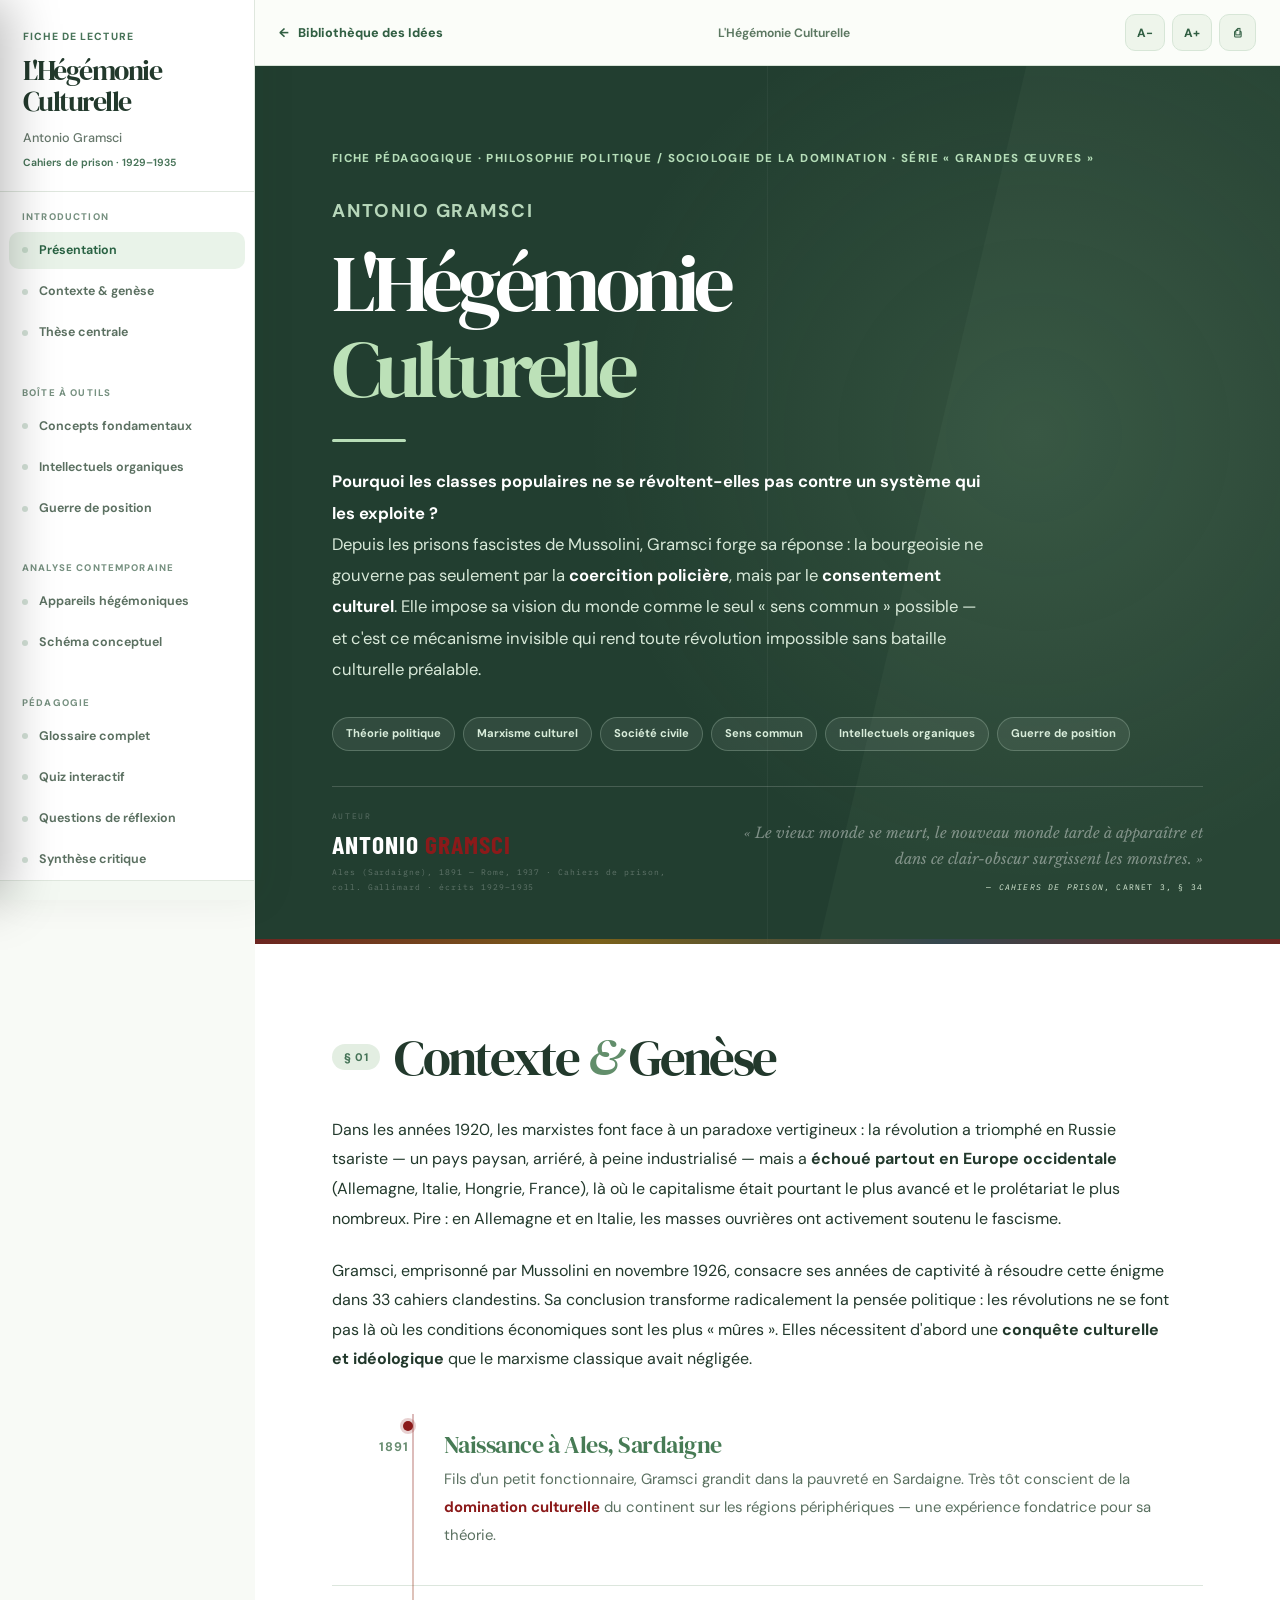
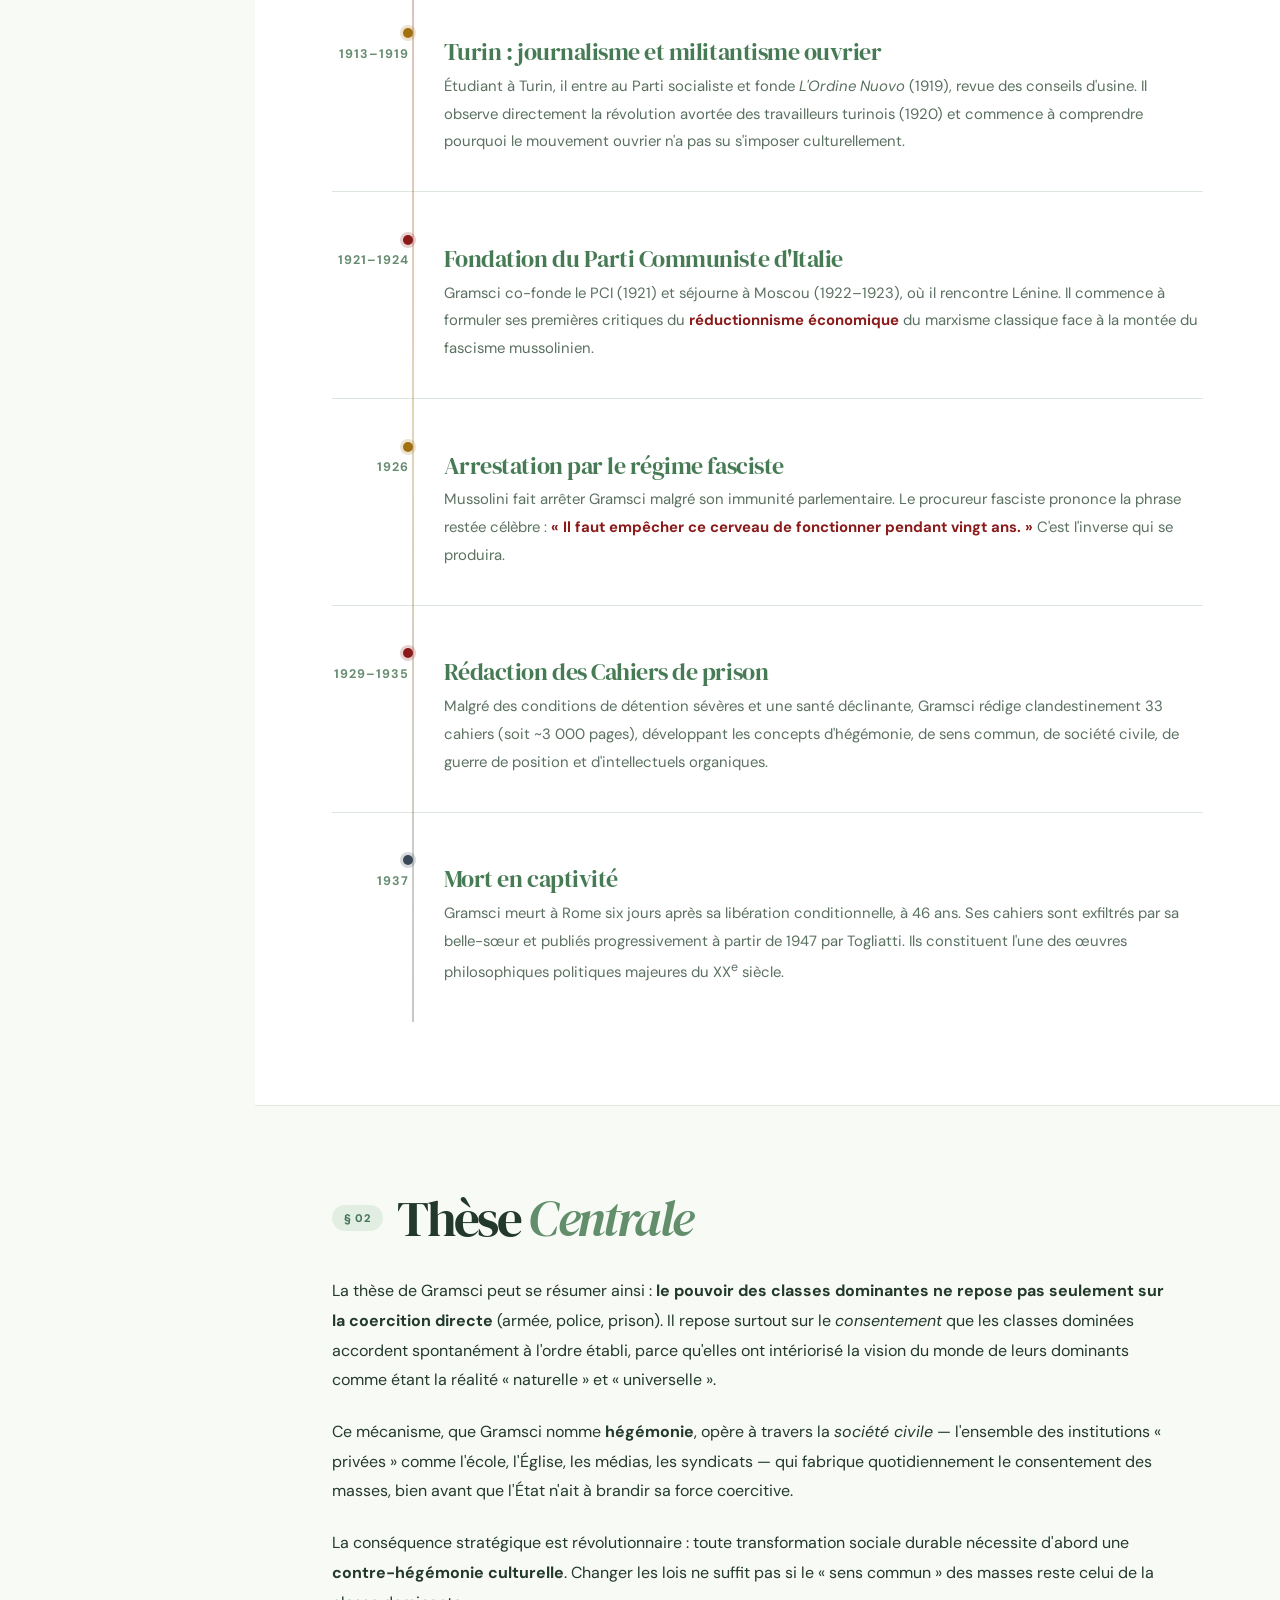
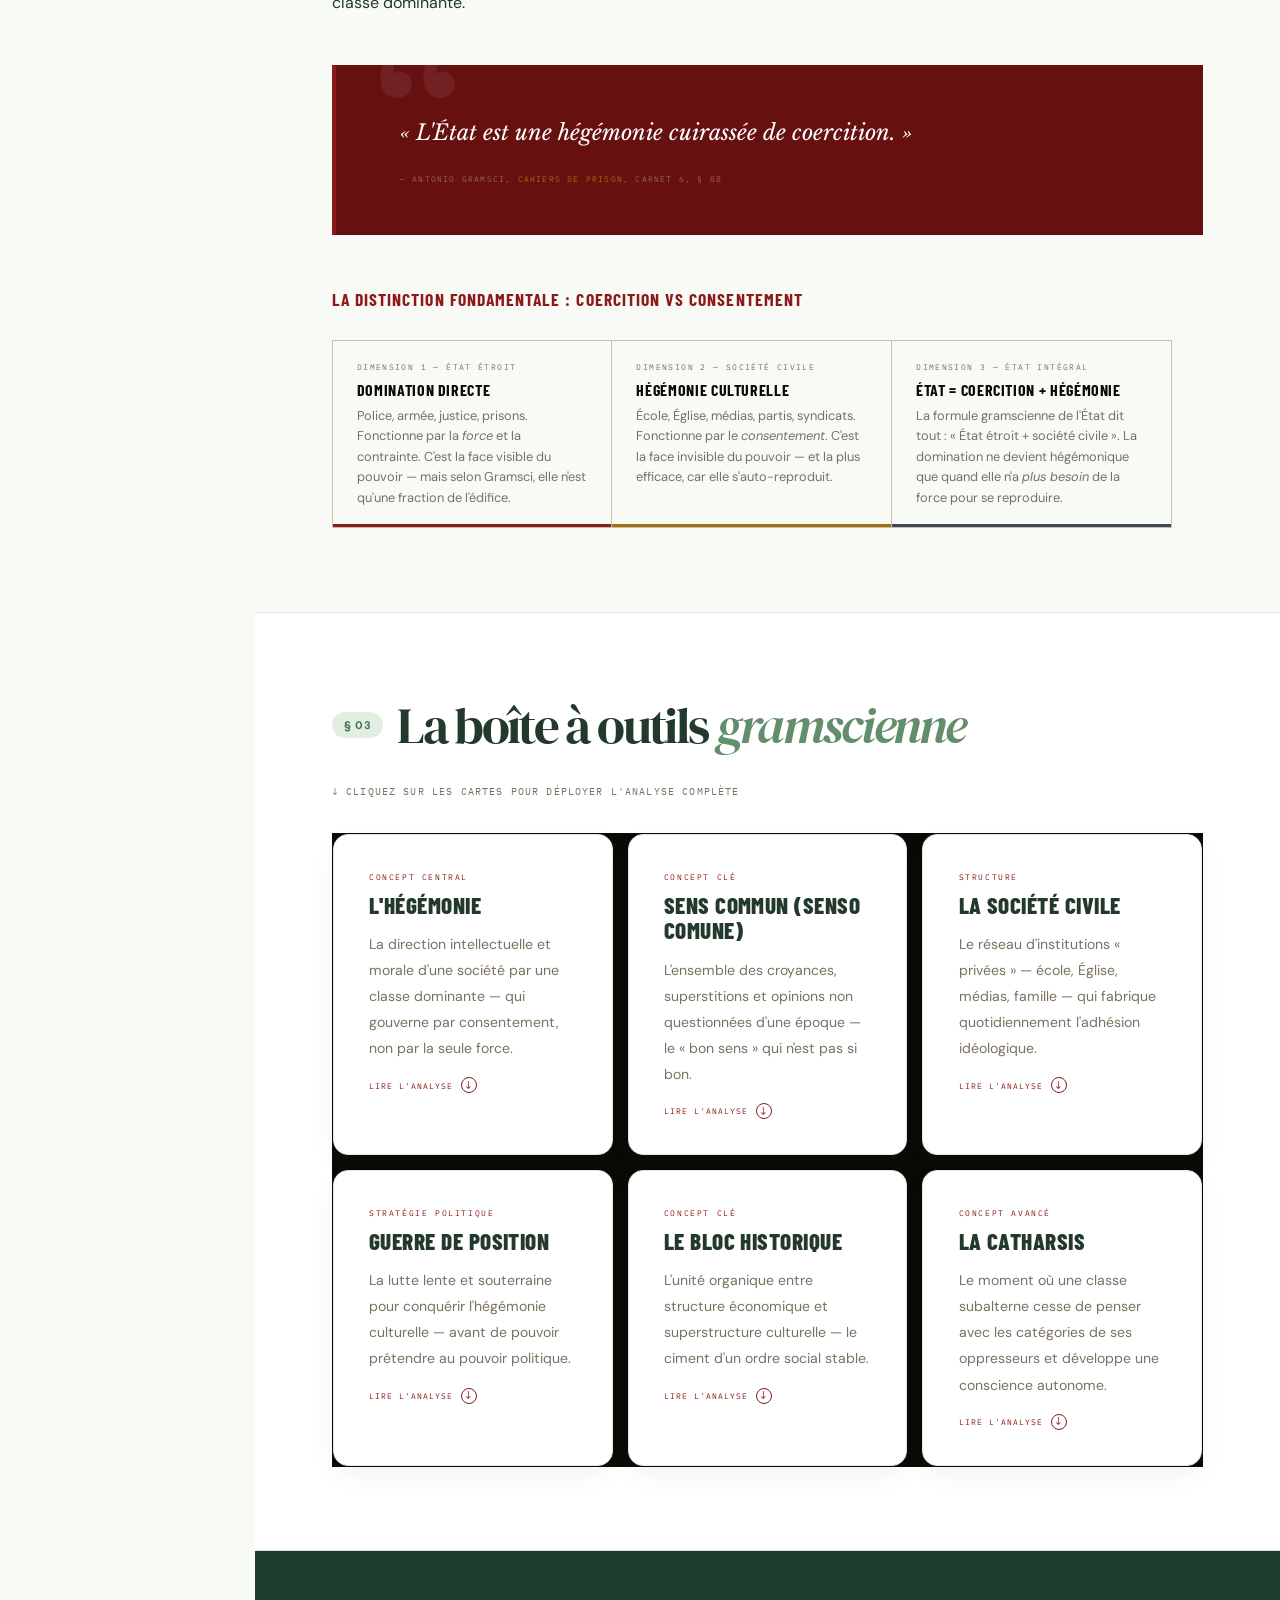
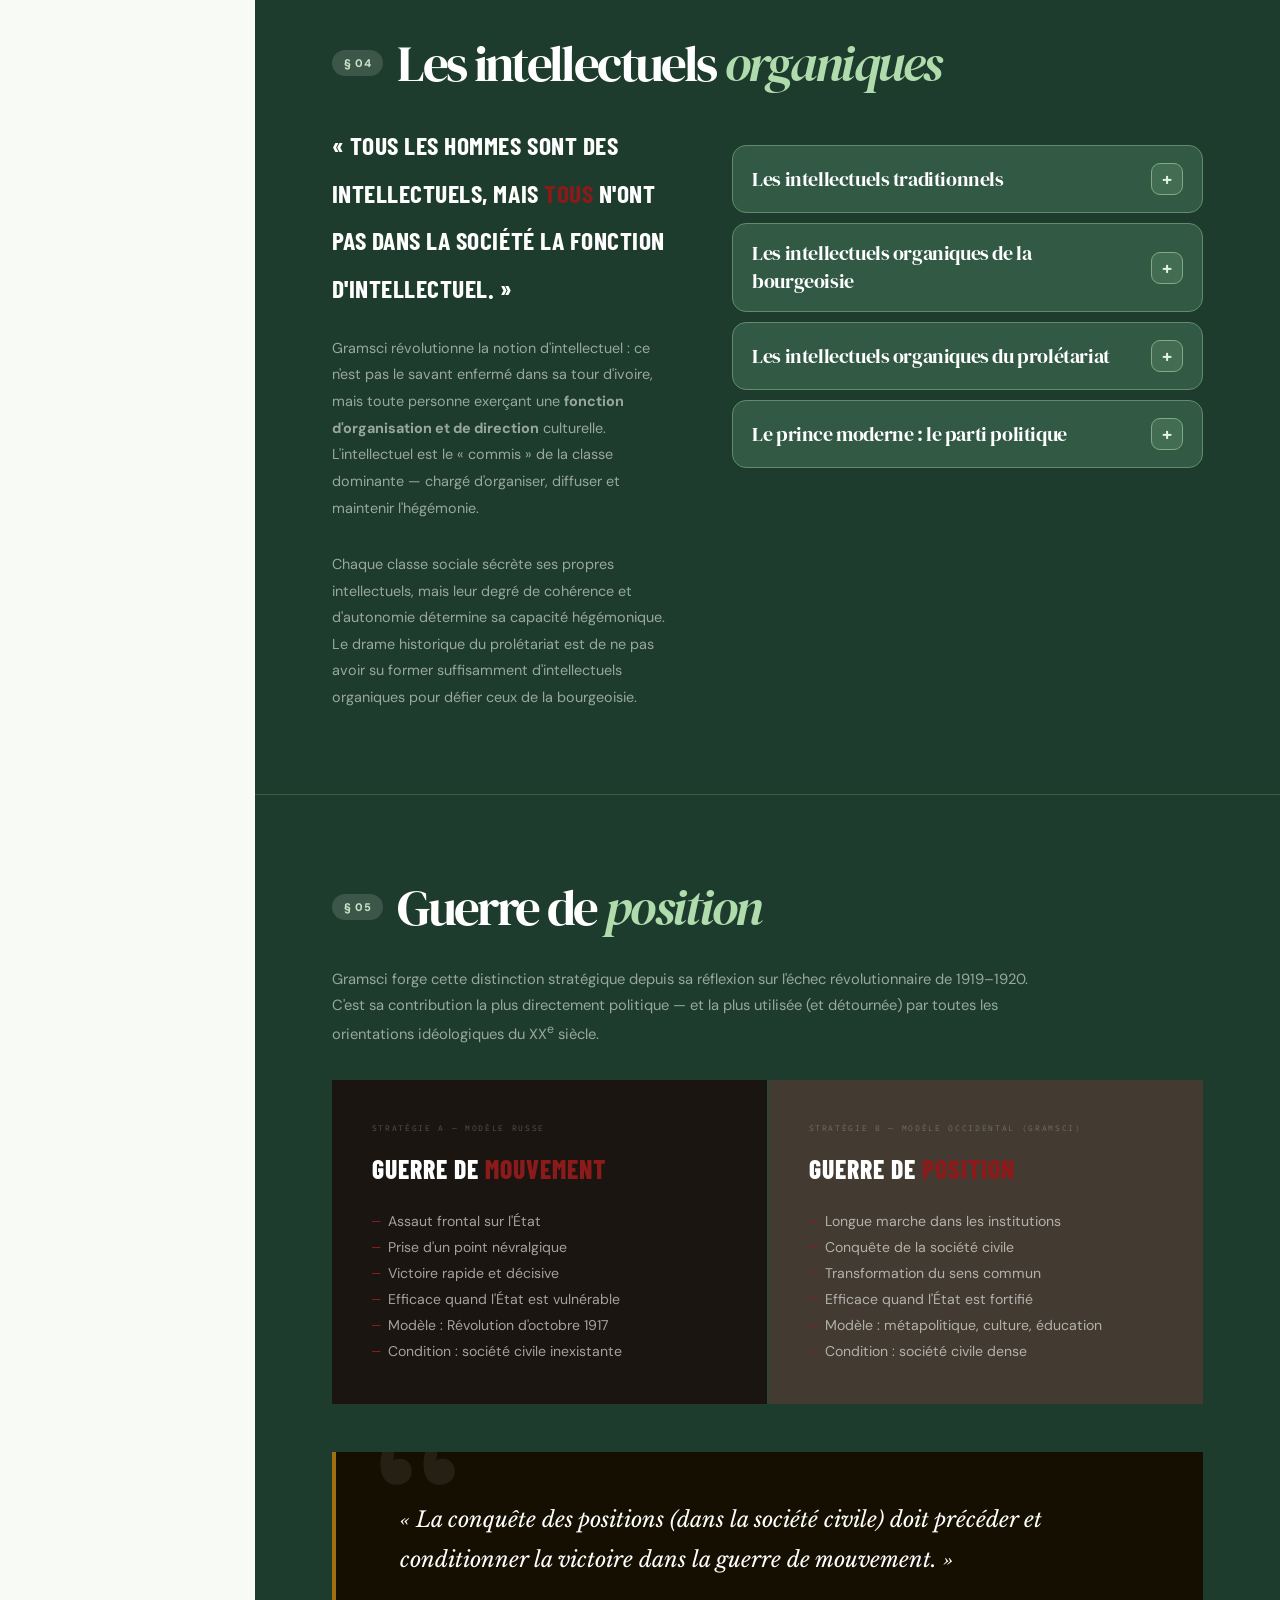
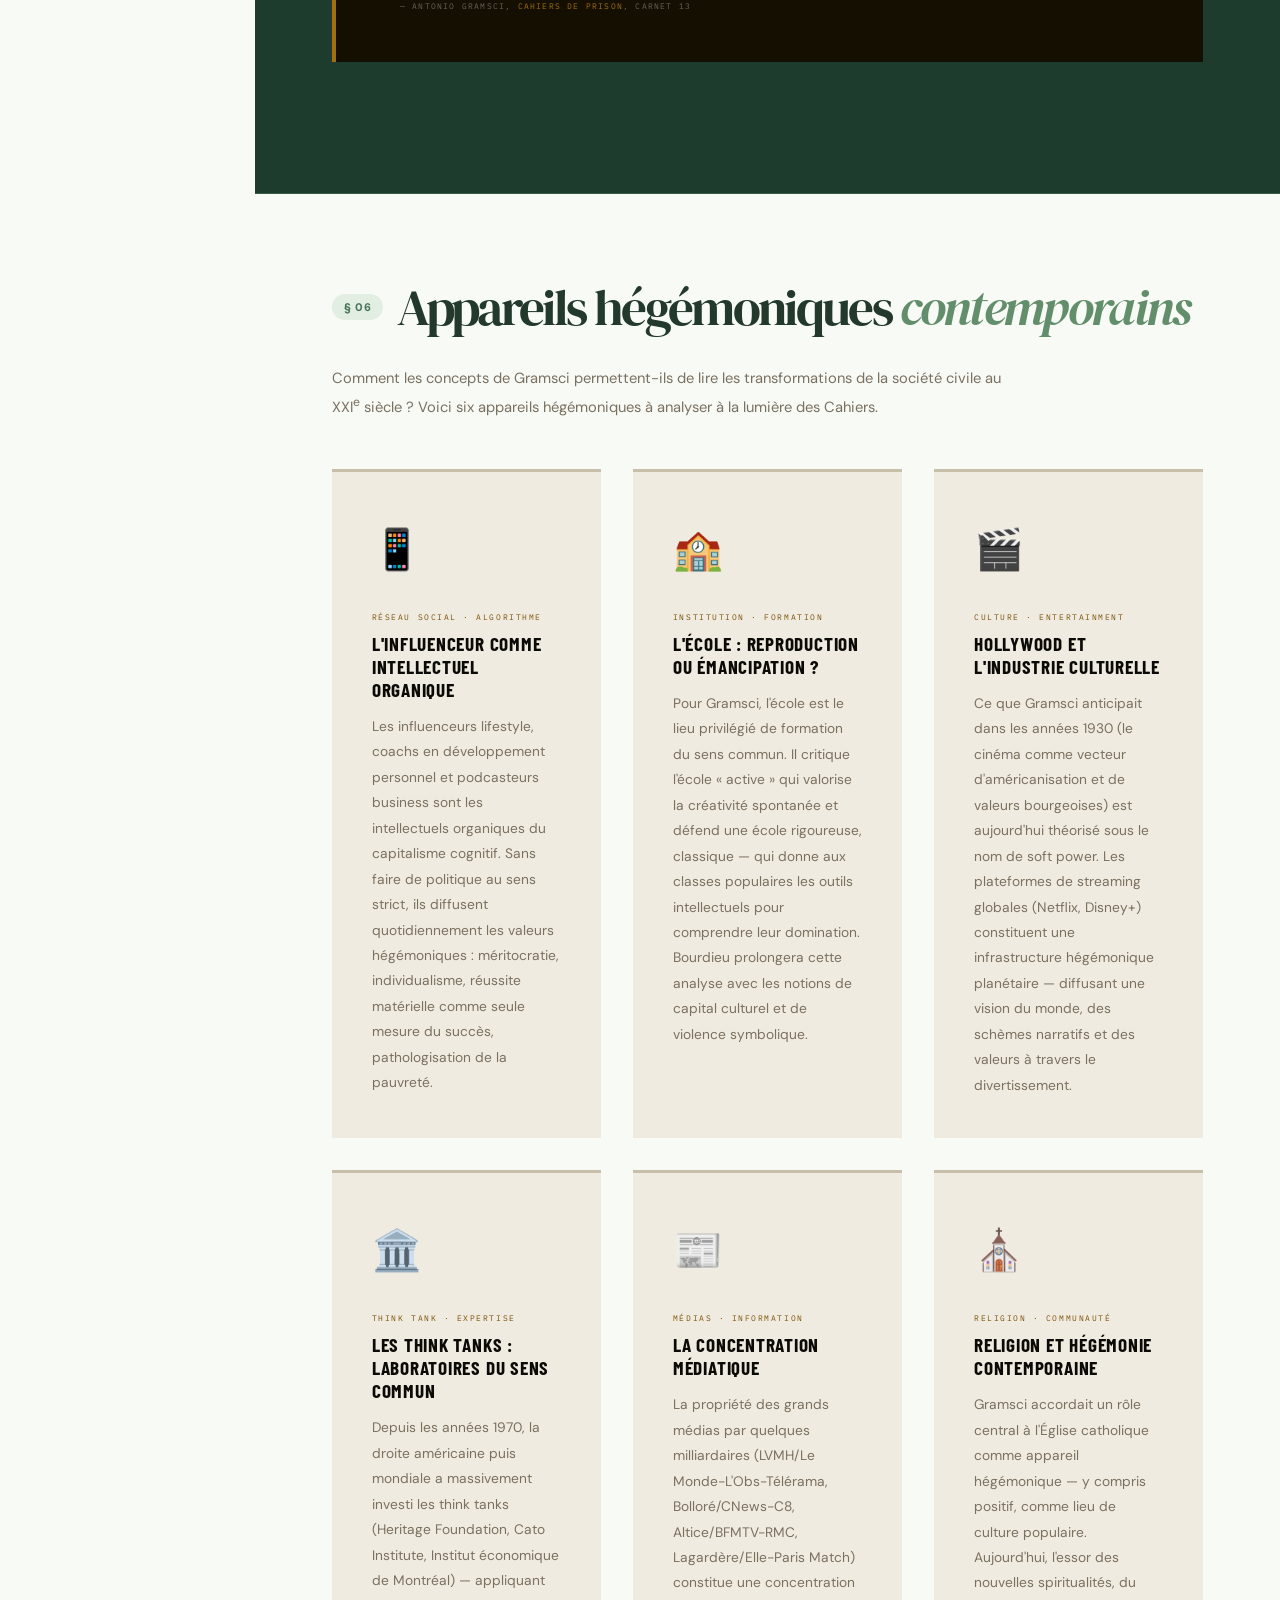
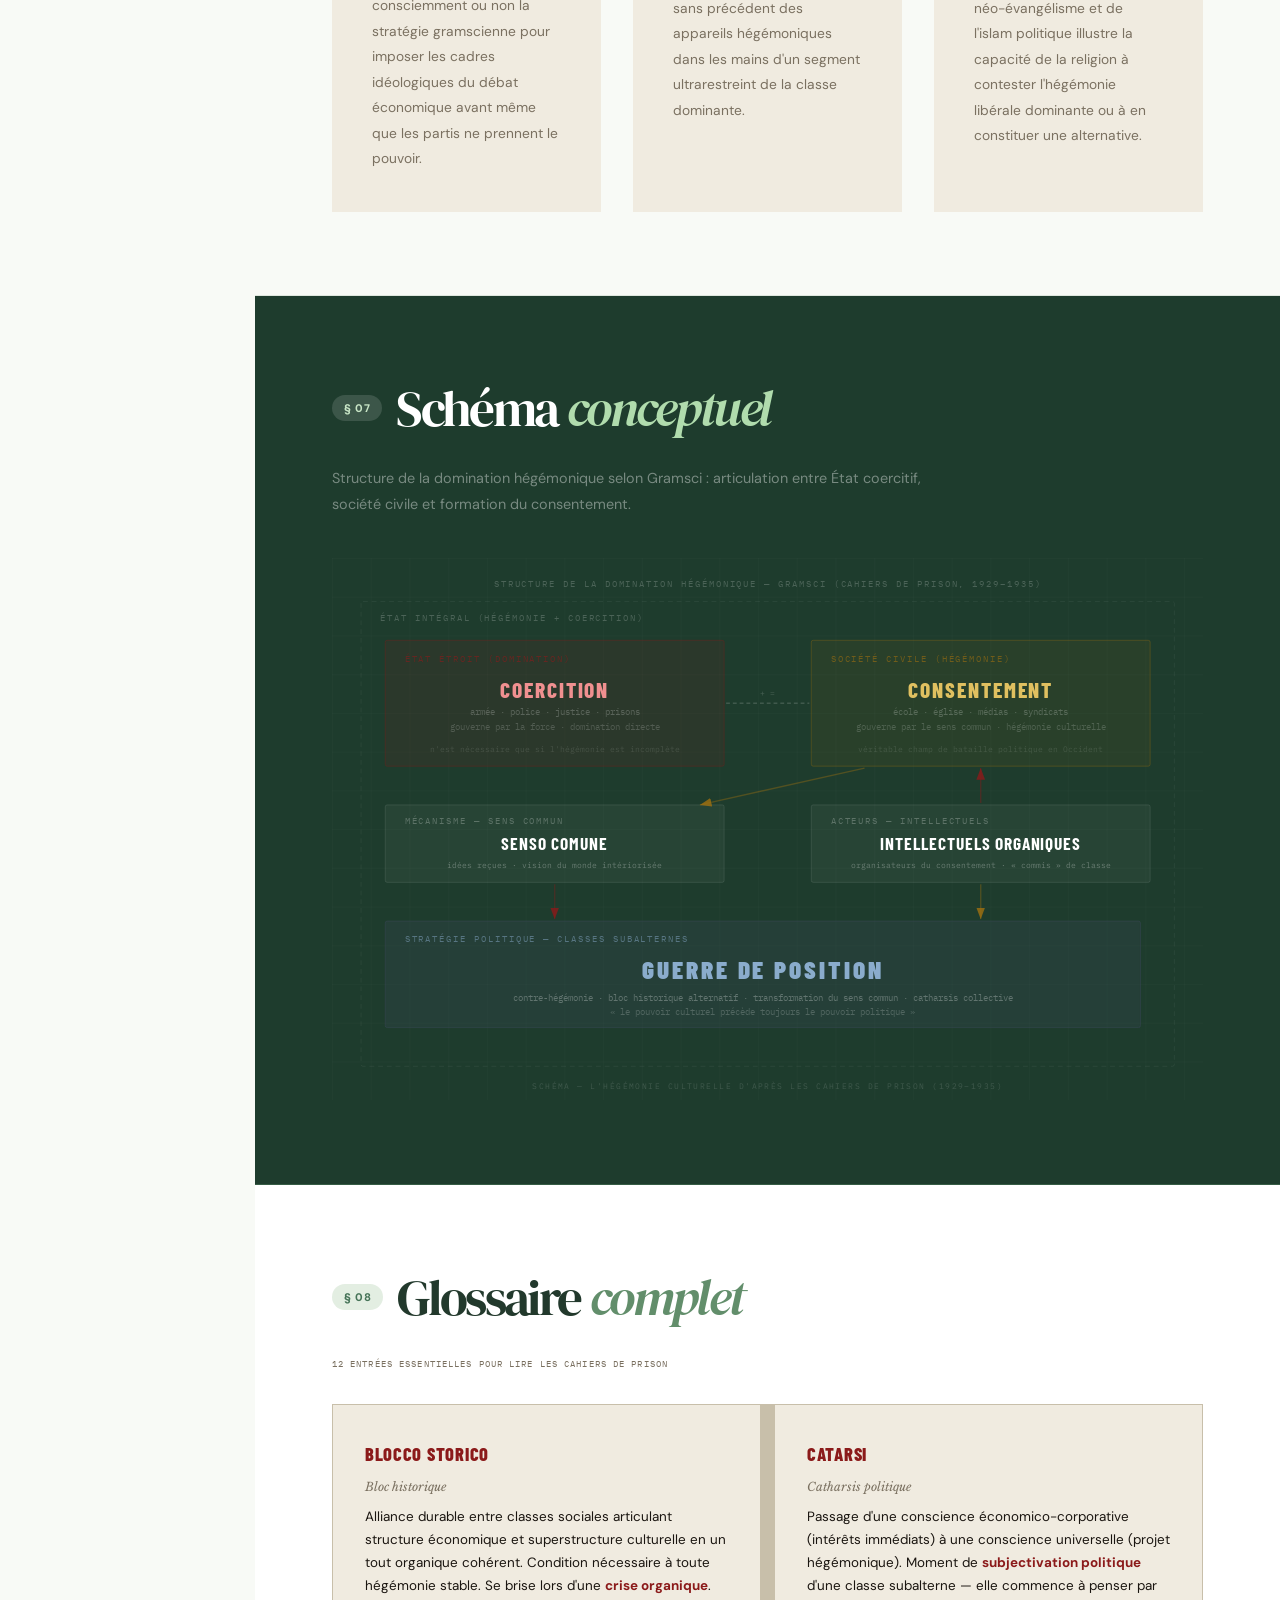
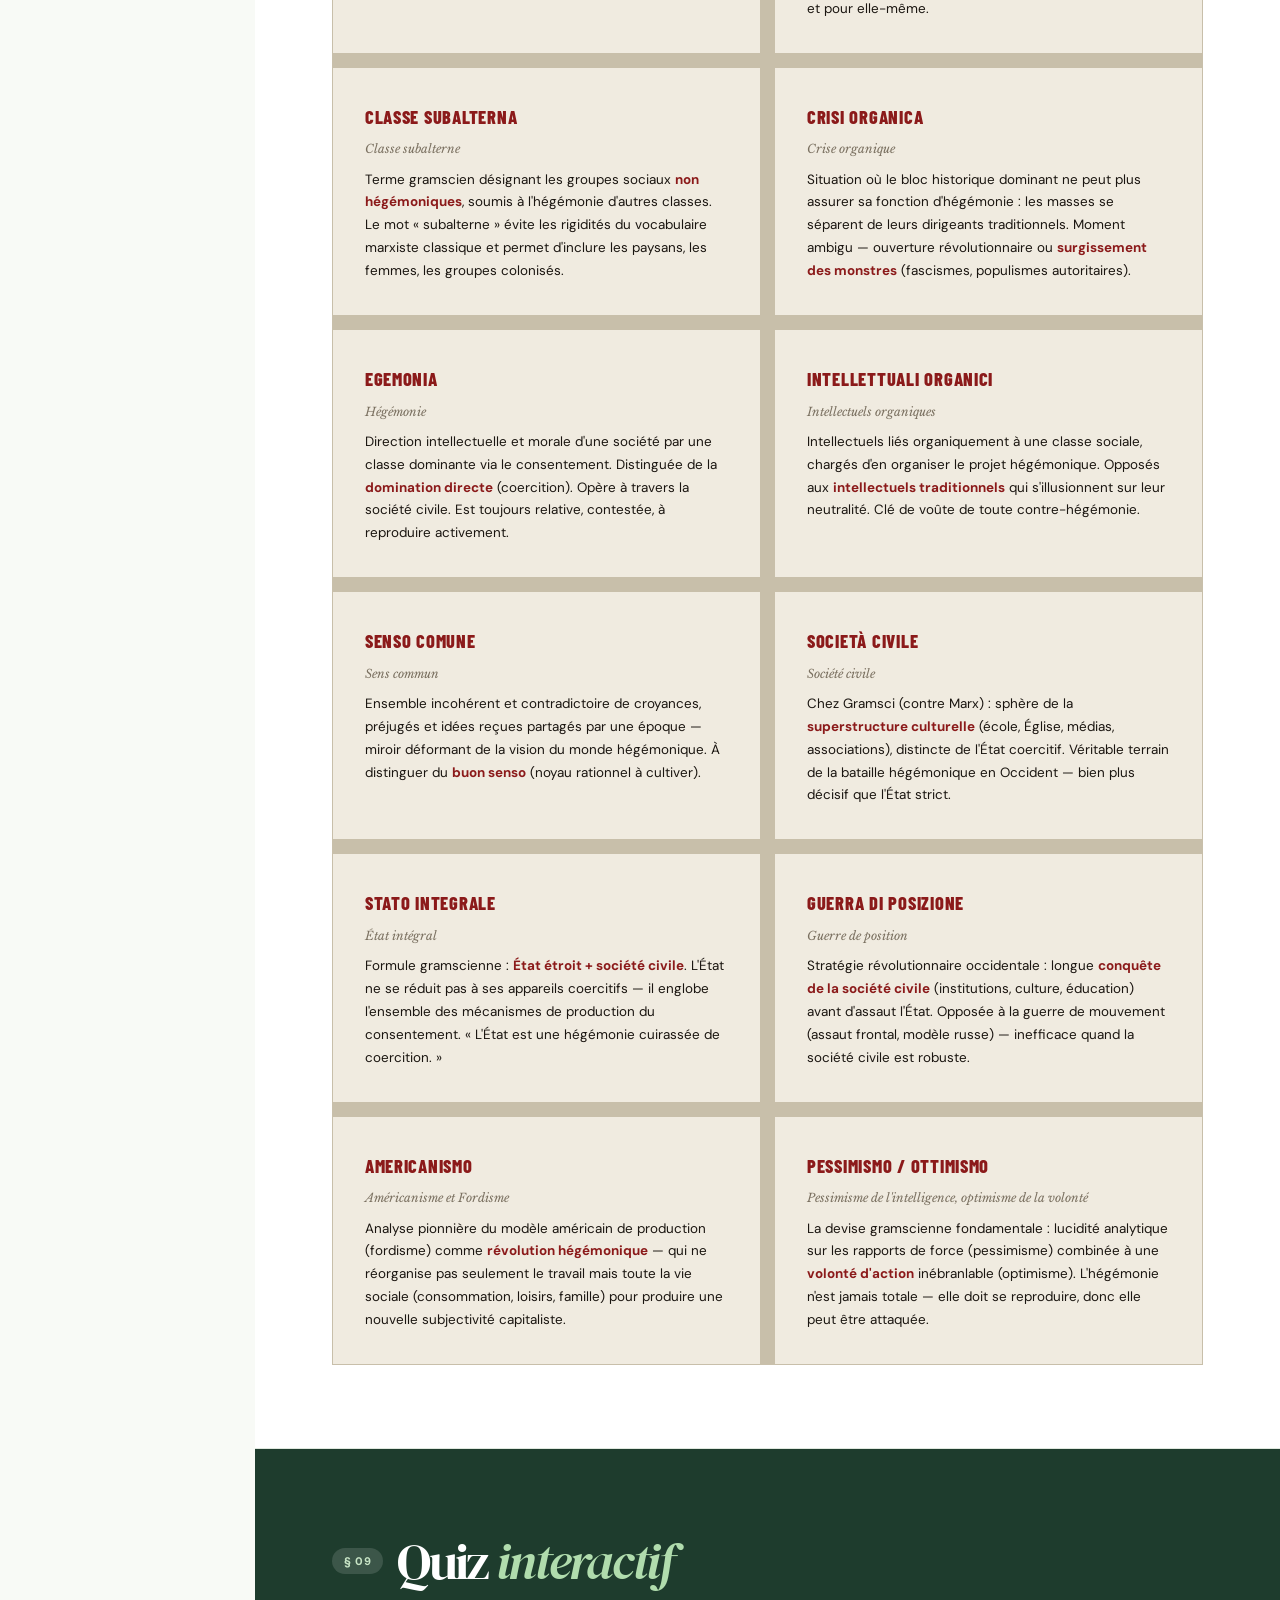
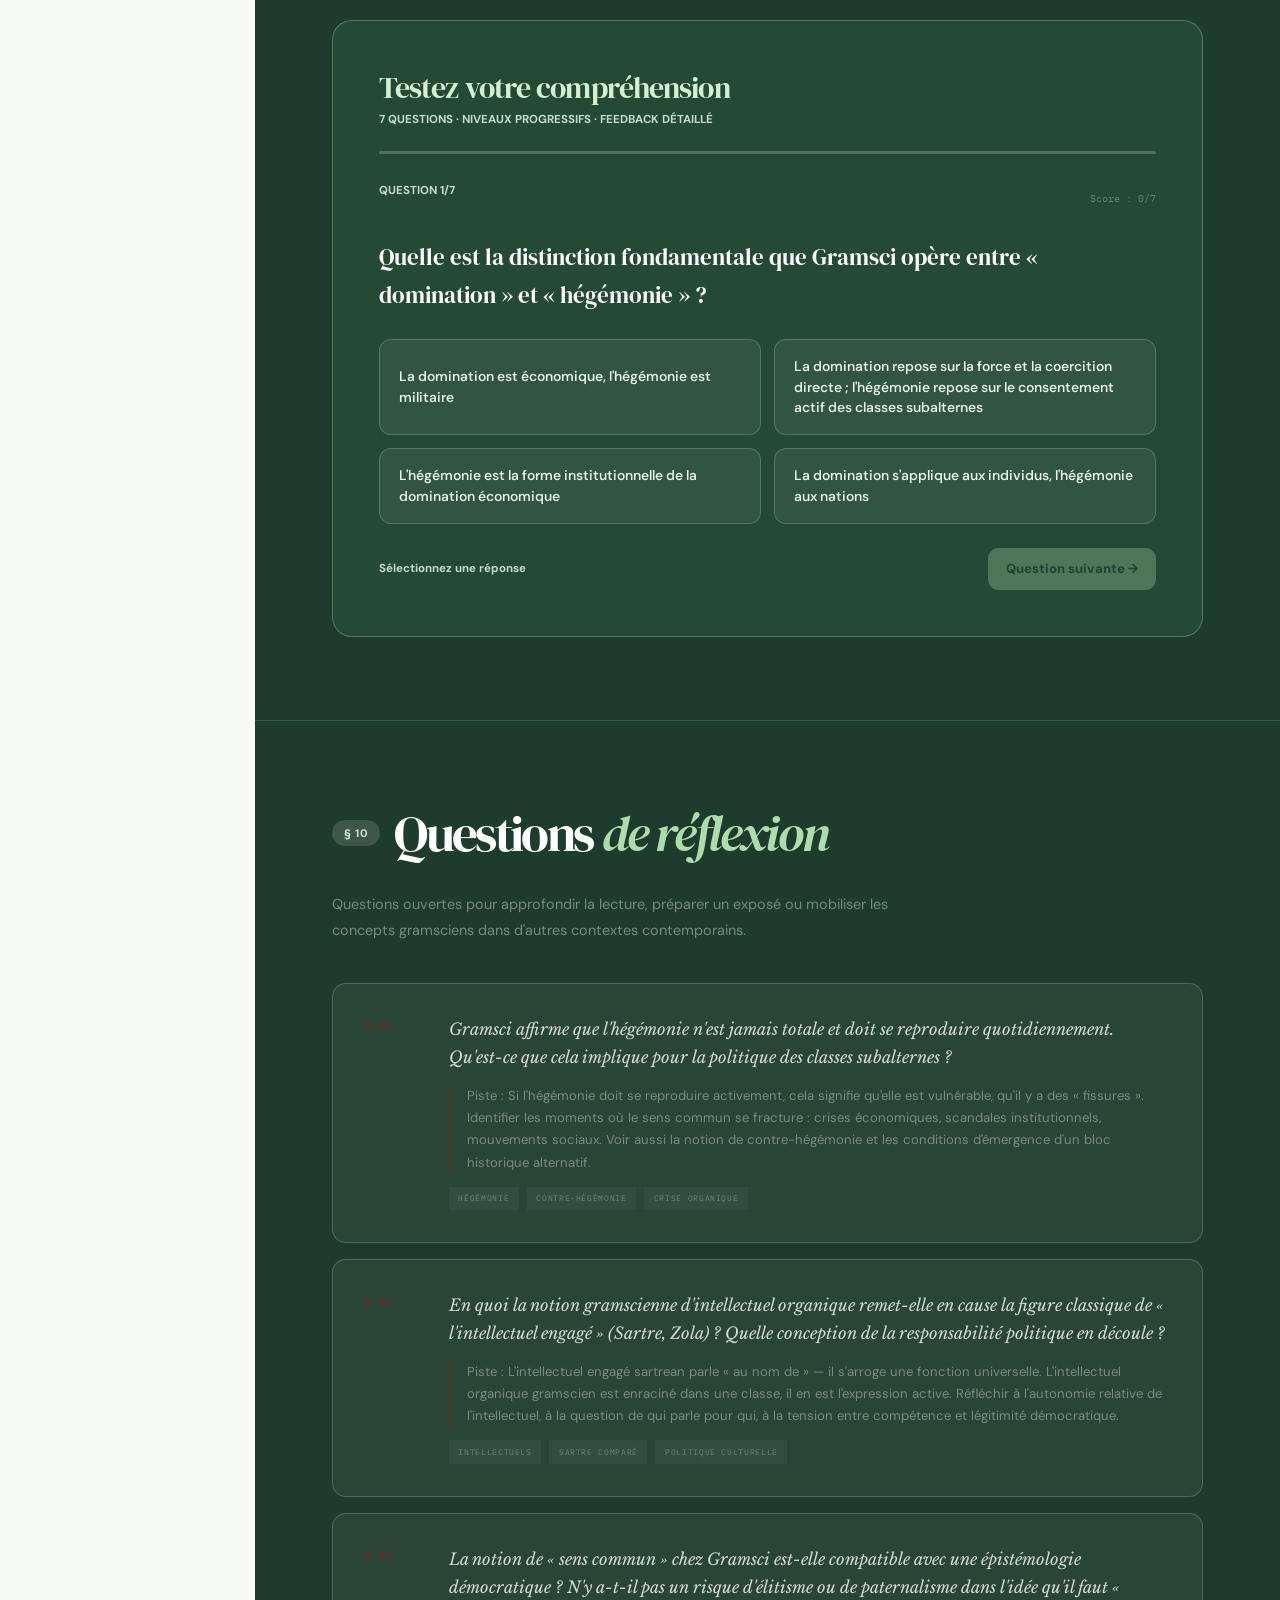
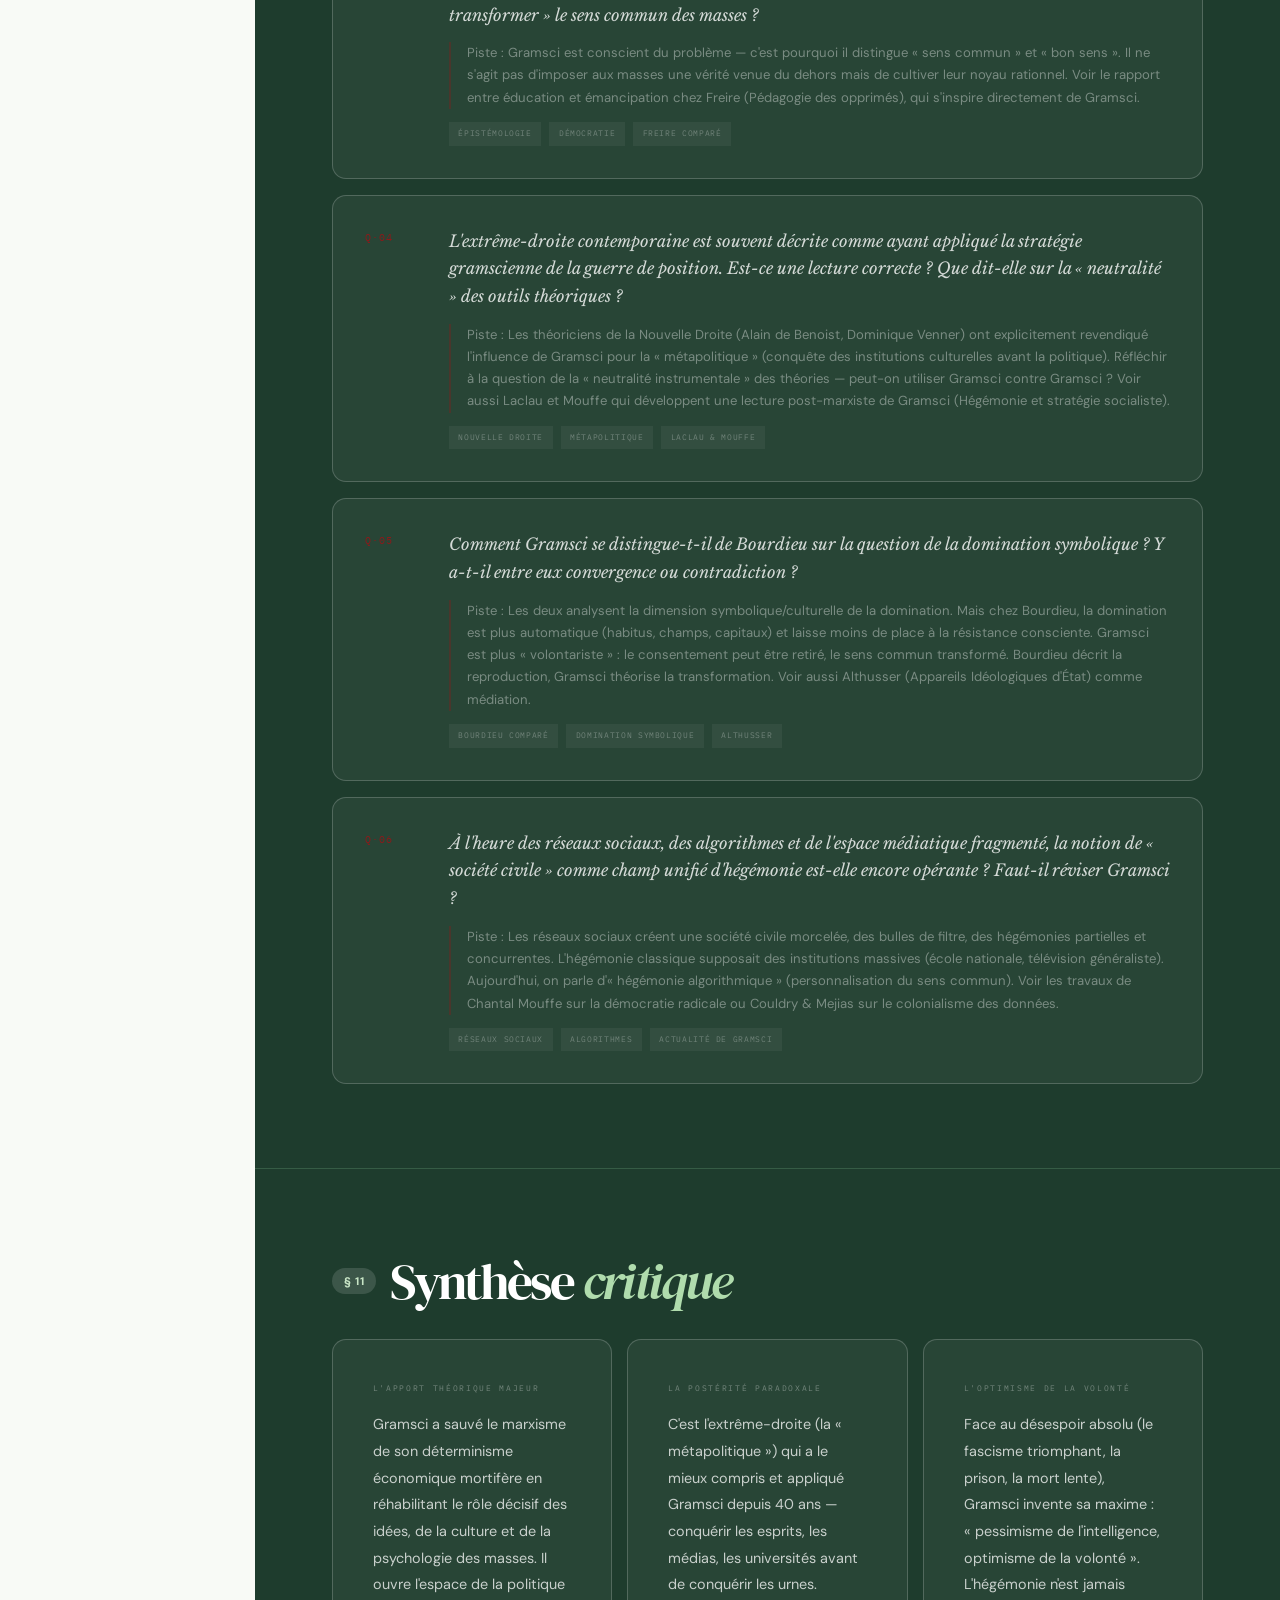
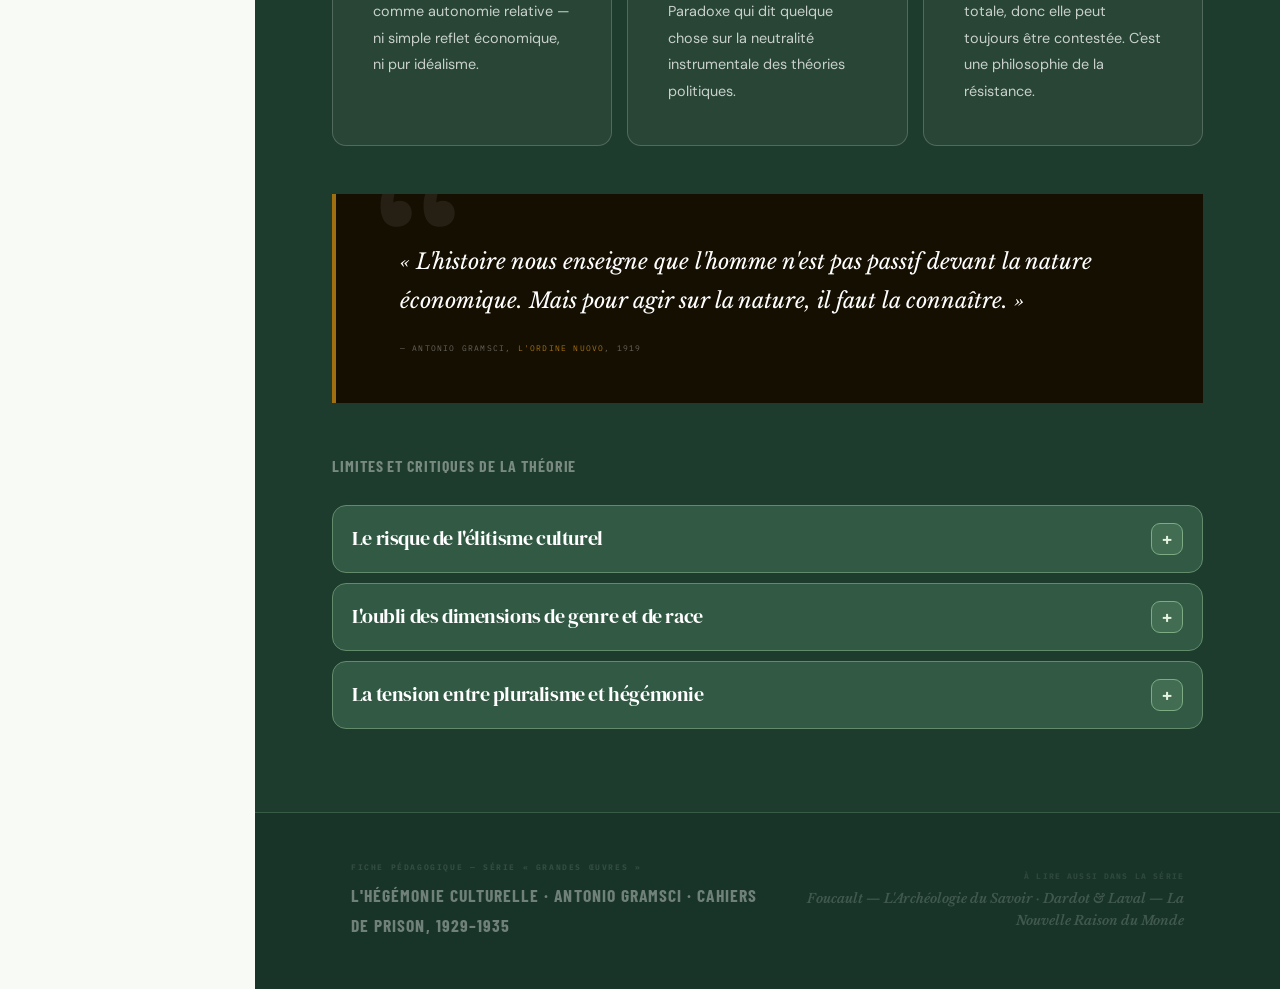
<file: gramsci-hegemonie.html>
<!DOCTYPE html>
<html lang="fr">
<head>
<meta charset="UTF-8">
<meta name="viewport" content="width=device-width, initial-scale=1.0">
<title>L'Hégémonie Culturelle — Antonio Gramsci</title>
<link href="https://fonts.googleapis.com/css2?family=Libre+Baskerville:ital,wght@0,400;0,700;1,400&family=Barlow+Condensed:wght@300;400;500;600;700;800;900&family=IBM+Plex+Mono:ital,wght@0,300;0,400;0,500;1,300&display=swap" rel="stylesheet">
<style>
/* ═══════════════════════════════════════════
   DESIGN SYSTEM — Fiche Gramsci
   Palette : parchemin / pourpre prison / or sepia
   ═══════════════════════════════════════════ */
:root {
  --concrete: #f0ebe0;
  --concrete2: #e5dfcf;
  --concrete3: #d8d0be;
  --ink: #0c0a07;
  --ink2: #1a1510;
  --red: #8b1a1a;
  --red2: #661010;
  --red-pale: #f7e0e0;
  --gold: #a07010;
  --gold2: #7a5208;
  --gold-pale: #fdf2d0;
  --steel: #3a4858;
  --steel2: #283648;
  --steel-pale: #d8e2ee;
  --dust: #7a7060;
  --rule: #c8bfaa;
  --sidebar: 270px;
}

*,*::before,*::after{box-sizing:border-box;margin:0;padding:0}
html{scroll-behavior:smooth}
body{
  background:var(--concrete);
  color:var(--ink);
  font-family:'Libre Baskerville',serif;
  font-size:17px;
  line-height:1.75;
  overflow-x:hidden;
  cursor:none;
}

/* ─── CURSOR ─── */
#dot {
  width: 8px; height: 8px; border-radius: 50%;
  background: #c0231b;
  position: fixed; top: 0; left: 0;
  pointer-events: none; z-index: 9999;
  transform: translate(-50%, -50%);
  transition: background .15s, width .15s, height .15s;
}
#ring {
  position: fixed; top: 0; left: 0;
  pointer-events: none; z-index: 9998;
  transform: translate(-50%, -50%);
  border-radius: 50%;
}
#trail {
  position: fixed; inset: 0;
  pointer-events: none; z-index: 9997;
}

/* ─── PROGRESS ─── */
#prog{position:fixed;top:0;left:0;height:3px;background:var(--red);transform-origin:left;transform:scaleX(0);z-index:1002;transition:transform .08s linear;}

/* ═══ SIDEBAR ═══ */
.snav{
  position:fixed;left:0;top:0;bottom:0;
  width:var(--sidebar);
  background:var(--ink2);
  z-index:100;
  display:flex;flex-direction:column;
  overflow-y:auto;
  scrollbar-width:thin;
  scrollbar-color:var(--red) transparent;
}

.snav-brand{padding:2rem 1.8rem 1.8rem;border-bottom:1px solid rgba(255,255,255,.05);}

.snav-kicker{
  font-family:'IBM Plex Mono',monospace;
  font-size:.55rem;letter-spacing:.22em;text-transform:uppercase;
  color:var(--red);margin-bottom:.8rem;
}

.snav-title{
  font-family:'Barlow Condensed',sans-serif;
  font-size:1.45rem;font-weight:800;line-height:1;
  color:#fff;letter-spacing:.02em;text-transform:uppercase;
}

.snav-authors{
  font-family:'Libre Baskerville',serif;
  font-style:italic;font-size:.78rem;
  color:rgba(255,255,255,.35);margin-top:.4rem;
}

.snav-year{
  font-family:'IBM Plex Mono',monospace;
  font-size:.55rem;color:var(--gold);
  letter-spacing:.1em;margin-top:.5rem;
}

.snav-lbl{
  font-family:'IBM Plex Mono',monospace;
  font-size:.48rem;letter-spacing:.22em;text-transform:uppercase;
  color:rgba(255,255,255,.18);
  padding:.9rem 1.8rem .3rem;
}

.snav-a{
  display:flex;align-items:center;gap:.7rem;
  padding:.42rem 1.8rem;
  font-family:'Barlow Condensed',sans-serif;
  font-size:.8rem;font-weight:500;letter-spacing:.04em;
  text-transform:uppercase;
  color:rgba(255,255,255,.38);
  text-decoration:none;
  border-left:2px solid transparent;
  transition:all .2s;
}
.snav-a:hover{color:rgba(255,255,255,.85);border-left-color:var(--gold);padding-left:2.1rem;}
.snav-a.on{color:#fff;border-left-color:var(--red);background:rgba(139,26,26,.10);}

.snav-bullet{width:5px;height:5px;border-radius:50%;background:currentColor;opacity:.4;flex-shrink:0;}
.snav-div{height:1px;background:rgba(255,255,255,.04);margin:.6rem 1.8rem;}

.snav-score{margin-top:auto;padding:1.5rem 1.8rem;border-top:1px solid rgba(255,255,255,.05);}
.snav-score-title{font-family:'IBM Plex Mono',monospace;font-size:.5rem;letter-spacing:.18em;text-transform:uppercase;color:rgba(255,255,255,.2);margin-bottom:.8rem;}
.score-bar{height:4px;background:rgba(255,255,255,.06);border-radius:2px;margin:.5rem 0;overflow:hidden;}
.score-fill{height:100%;border-radius:2px;transition:width 1.5s cubic-bezier(.16,1,.3,1);}
.score-label{display:flex;justify-content:space-between;font-family:'IBM Plex Mono',monospace;font-size:.48rem;letter-spacing:.1em;color:rgba(255,255,255,.25);margin-bottom:.2rem;}

/* ═══ MAIN ═══ */
.main{margin-left:var(--sidebar);}

/* ═══ HERO ═══ */
.hero{
  min-height:100vh;
  background:var(--ink);
  color:#fff;
  padding:5rem 6rem 4rem;
  position:relative;overflow:hidden;
  display:grid;grid-template-rows:1fr auto;
}

.hero::before{
  content:'';position:absolute;inset:0;
  background-image:
    linear-gradient(rgba(255,255,255,.018) 1px,transparent 1px),
    linear-gradient(90deg,rgba(255,255,255,.018) 1px,transparent 1px);
  background-size:60px 60px;
  pointer-events:none;
}

.hero-diag{
  position:absolute;bottom:0;right:0;
  width:45%;height:100%;
  background:var(--red2);
  clip-path:polygon(45% 0,100% 0,100% 100%,0% 100%);
  opacity:.07;pointer-events:none;
}

.hero-stripe{
  position:absolute;bottom:0;left:0;right:0;
  height:5px;
  background:linear-gradient(90deg,var(--red),var(--gold),var(--steel),var(--red));
  opacity:.7;
}

.hero-tag{
  font-family:'IBM Plex Mono',monospace;
  font-size:.58rem;letter-spacing:.28em;text-transform:uppercase;
  color:var(--red);margin-bottom:2.5rem;
  opacity:0;animation:fadeUp .7s ease forwards .1s;
}

.hero-h1{
  font-family:'Barlow Condensed',sans-serif;
  font-size:clamp(3.5rem,7.5vw,9.5rem);
  font-weight:900;line-height:.88;
  letter-spacing:-.01em;text-transform:uppercase;
  opacity:0;animation:fadeUp .9s ease forwards .25s;
}

.hero-h1 .line1{display:block;color:rgba(255,255,255,.28);font-size:.38em;letter-spacing:.14em;font-weight:400;margin-bottom:.6rem;}
.hero-h1 .line2{display:block;color:#fff;}
.hero-h1 .line3{display:block;color:var(--red);}

.hero-rule{
  width:120px;height:3px;
  background:linear-gradient(90deg,var(--red),var(--gold));
  margin:2.5rem 0 2rem;
  opacity:0;animation:fadeUp .7s ease forwards .5s;
}

.hero-sub{
  max-width:680px;
  font-size:1.05rem;font-style:italic;
  color:rgba(255,255,255,.6);line-height:1.85;
  opacity:0;animation:fadeUp .8s ease forwards .4s;
}
.hero-sub strong{color:#fff;font-style:normal;}

.hero-chips{
  display:flex;flex-wrap:wrap;gap:.6rem;
  margin-top:2rem;
  opacity:0;animation:fadeUp .7s ease forwards .7s;
}

.chip{
  font-family:'IBM Plex Mono',monospace;
  font-size:.55rem;letter-spacing:.12em;text-transform:uppercase;
  padding:.28rem .8rem;border-radius:2px;border:1px solid;
}
.chip-red{color:var(--red);border-color:rgba(139,26,26,.45);background:rgba(139,26,26,.09);}
.chip-gold{color:#c89a28;border-color:rgba(160,112,16,.4);background:rgba(160,112,16,.07);}
.chip-steel{color:#8aaccc;border-color:rgba(138,172,204,.3);background:rgba(138,172,204,.06);}

.hero-bottom{
  display:flex;justify-content:space-between;align-items:flex-end;
  padding-top:3rem;border-top:1px solid rgba(255,255,255,.07);
  opacity:0;animation:fadeUp .7s ease forwards .9s;
}

.hb-label{font-family:'IBM Plex Mono',monospace;font-size:.5rem;letter-spacing:.2em;text-transform:uppercase;color:rgba(255,255,255,.25);margin-bottom:.4rem;}
.hb-names{font-family:'Barlow Condensed',sans-serif;font-size:1.6rem;font-weight:700;letter-spacing:.04em;text-transform:uppercase;color:#fff;line-height:1.1;}
.hb-names span{color:var(--red);}
.hb-date{font-family:'IBM Plex Mono',monospace;font-size:.5rem;letter-spacing:.12em;color:rgba(255,255,255,.28);margin-top:.4rem;}

.hero-thesis{
  text-align:right;max-width:420px;
  font-family:'Libre Baskerville',serif;
  font-style:italic;font-size:.92rem;
  color:rgba(255,255,255,.42);line-height:1.75;
}
.hero-thesis cite{display:block;margin-top:.5rem;font-style:normal;font-family:'IBM Plex Mono',monospace;font-size:.5rem;letter-spacing:.15em;text-transform:uppercase;color:var(--red);}

/* ═══ SECTIONS ═══ */
.sec{padding:5.5rem 6rem;border-bottom:1px solid var(--rule);}
.sec.alt{background:var(--concrete2);}
.sec.dark{background:var(--ink2);color:#fff;}
.sec.steel{background:var(--steel2);color:#fff;}
.sec.blood{background:var(--red2);color:#fff;}
.sec.gold-bg{background:#1a1204;color:#fff;}

.sec-eyebrow{display:flex;align-items:center;gap:1.2rem;margin-bottom:3rem;}
.sec-num{
  font-family:'IBM Plex Mono',monospace;
  font-size:.52rem;letter-spacing:.2em;text-transform:uppercase;
  color:var(--red2);background:var(--red-pale);
  padding:.28rem .75rem;border-radius:2px;
}
.dark .sec-num,.steel .sec-num,.blood .sec-num,.gold-bg .sec-num{background:rgba(139,26,26,.25);color:#f09090;}

.sec-h2{font-family:'Barlow Condensed',sans-serif;font-size:2.6rem;font-weight:800;letter-spacing:.01em;text-transform:uppercase;line-height:1;}
.sec-h2 em{color:var(--red);font-style:normal;}
.dark .sec-h2,.steel .sec-h2,.blood .sec-h2,.gold-bg .sec-h2{color:#fff;}
.dark .sec-h2 em,.steel .sec-h2 em,.gold-bg .sec-h2 em{color:var(--red);}

/* ═══ TIMELINE ═══ */
.timeline-container{margin-top:2.5rem;position:relative;}
.timeline-container::before{content:'';position:absolute;left:80px;top:0;bottom:0;width:2px;background:linear-gradient(to bottom,var(--red),var(--gold),var(--steel));opacity:.3;}

.tl-item{
  display:grid;grid-template-columns:80px 1fr;
  gap:0 2rem;margin-bottom:2.2rem;
  padding-bottom:2.2rem;border-bottom:1px solid var(--rule);
  opacity:0;transform:translateX(-16px);
  transition:opacity .6s ease,transform .6s ease;
}
.tl-item:last-child{border-bottom:none;margin-bottom:0;}
.tl-item.tl-visible{opacity:1;transform:none;}

.tl-dot{
  width:10px;height:10px;border-radius:50%;
  margin-top:.45rem;justify-self:end;margin-right:-1px;
  position:relative;z-index:1;flex-shrink:0;
}
.tl-dot.red{background:var(--red);box-shadow:0 0 0 3px rgba(139,26,26,.2);}
.tl-dot.gold{background:var(--gold);box-shadow:0 0 0 3px rgba(160,112,16,.2);}
.tl-dot.steel{background:var(--steel);box-shadow:0 0 0 3px rgba(58,72,88,.2);}

.tl-year{grid-column:1;font-family:'IBM Plex Mono',monospace;font-size:.65rem;font-weight:500;color:var(--dust);letter-spacing:.08em;text-align:right;margin-top:.48rem;padding-right:.2rem;}
.tl-title{grid-column:2;font-family:'Barlow Condensed',sans-serif;font-size:1.1rem;font-weight:700;text-transform:uppercase;letter-spacing:.04em;color:var(--ink);margin-bottom:.4rem;}
.tl-body{grid-column:2;font-size:.88rem;color:var(--dust);line-height:1.8;}
.tl-body strong{color:var(--red);}
.tl-dot{grid-row:1/3;}

/* ═══ CONCEPT CARDS ═══ */
.concept-grid{
  display:grid;grid-template-columns:repeat(3,1fr);
  gap:2px;background:var(--ink);
  border:1px solid var(--ink);
  margin-top:1rem;
}

.concept-card{
  background:var(--concrete);
  padding:2.2rem;
  position:relative;overflow:hidden;
  cursor:pointer;
  transition:background .3s;
}
.alt .concept-card{background:var(--concrete2);}
.concept-card::after{
  content:attr(data-num);
  position:absolute;right:.8rem;bottom:-1.2rem;
  font-family:'Barlow Condensed',sans-serif;
  font-size:7rem;font-weight:900;
  color:rgba(0,0,0,.035);line-height:1;
  pointer-events:none;
}
.concept-card:hover{background:var(--red-pale);}

.cc-tag{font-family:'IBM Plex Mono',monospace;font-size:.5rem;letter-spacing:.2em;text-transform:uppercase;color:var(--red);display:block;margin-bottom:.5rem;}
.cc-title{font-family:'Barlow Condensed',sans-serif;font-size:1.45rem;font-weight:800;letter-spacing:.02em;text-transform:uppercase;line-height:1.1;margin-bottom:.8rem;}
.cc-short{font-size:.88rem;color:var(--dust);line-height:1.7;}

.cc-expand{max-height:0;overflow:hidden;transition:max-height .5s cubic-bezier(.16,1,.3,1),opacity .4s ease,padding .4s ease;opacity:0;}
.cc-expand.open { max-height: 2000px; opacity: 1; padding-top: 1rem; }

.cc-expand-body{font-size:.85rem;color:var(--ink);line-height:1.8;border-top:1px solid var(--rule);padding-top:1rem;}
.cc-expand-body p{margin-bottom:.7rem;}
.cc-expand-body p:last-child{margin-bottom:0;}
.cc-expand-body strong{color:var(--red);font-weight:600;}

.cc-today{
  margin-top:.8rem;padding:.8rem 1rem;
  background:var(--gold-pale);border-left:2px solid var(--gold);
  font-size:.8rem;font-style:italic;color:#5a4010;line-height:1.6;
}
.cc-today::before{
  content:'Usage actuel → ';
  font-style:normal;font-family:'IBM Plex Mono',monospace;
  font-size:.48rem;letter-spacing:.12em;text-transform:uppercase;
  color:var(--gold2);display:block;margin-bottom:.2rem;
}

.cc-toggle{
  display:flex;align-items:center;gap:.5rem;
  margin-top:1rem;
  font-family:'IBM Plex Mono',monospace;
  font-size:.52rem;letter-spacing:.12em;text-transform:uppercase;
  color:var(--red);cursor:pointer;transition:color .2s;
}
.cc-arrow{
  width:16px;height:16px;border:1px solid var(--red);
  border-radius:50%;display:flex;align-items:center;justify-content:center;
  font-size:.7rem;transition:transform .3s;
}
.open-arrow .cc-arrow{transform:rotate(180deg);}

/* ═══ ACCORDION ═══ */
.accordion{margin-top:1.5rem;}
.acc-item{border-bottom:1px solid var(--rule);overflow:hidden;}
.dark .acc-item,.steel .acc-item,.gold-bg .acc-item{border-color:rgba(255,255,255,.08);}

.acc-head{
  display:flex;align-items:center;justify-content:space-between;
  padding:1.4rem 0;cursor:pointer;transition:color .2s;user-select:none;
}
.acc-head:hover .acc-title{color:var(--red);}
.dark .acc-head:hover .acc-title,.steel .acc-head:hover .acc-title,.gold-bg .acc-head:hover .acc-title{color:var(--red);}

.acc-title{font-family:'Barlow Condensed',sans-serif;font-size:1.1rem;font-weight:700;letter-spacing:.04em;text-transform:uppercase;transition:color .2s;}
.dark .acc-title,.steel .acc-title,.gold-bg .acc-title{color:#fff;}

.acc-icon{width:28px;height:28px;border:1px solid var(--rule);display:flex;align-items:center;justify-content:center;flex-shrink:0;transition:all .3s;font-family:'Barlow Condensed',sans-serif;font-size:1.2rem;color:var(--red);}
.dark .acc-icon,.steel .acc-icon,.gold-bg .acc-icon{border-color:rgba(255,255,255,.12);color:var(--red);}
.acc-item.open .acc-icon{transform:rotate(45deg);background:var(--red);color:#fff;border-color:var(--red);}

.acc-body{max-height:0;overflow:hidden;transition:max-height .5s cubic-bezier(.16,1,.3,1);}
.acc-item.open .acc-body{max-height:1200px;}

.acc-inner{padding:0 0 2rem;font-size:.9rem;color:#3a3028;line-height:1.85;}
.dark .acc-inner,.steel .acc-inner,.gold-bg .acc-inner{color:rgba(255,255,255,.62);}
.acc-inner p{margin-bottom:.9rem;}
.acc-inner p:last-child{margin-bottom:0;}
.acc-inner strong{color:var(--ink);}
.dark .acc-inner strong,.steel .acc-inner strong,.gold-bg .acc-inner strong{color:#fff;}
.acc-inner em{font-style:italic;color:var(--red);}

/* ═══ STRATES ═══ */
.strates-row{display:flex;gap:0;margin-top:1.5rem;border:1px solid var(--rule);overflow:hidden;}
.strate{flex:1;padding:1.2rem 1.5rem;position:relative;border-right:1px solid var(--rule);transition:background .3s;}
.strate:last-child{border-right:none;}
.strate:hover{background:var(--red-pale);}
.strate-label{font-family:'IBM Plex Mono',monospace;font-size:.48rem;letter-spacing:.18em;text-transform:uppercase;color:var(--dust);margin-bottom:.4rem;}
.strate-name{font-family:'Barlow Condensed',sans-serif;font-size:1rem;font-weight:700;letter-spacing:.04em;text-transform:uppercase;color:var(--ink);line-height:1.2;}
.strate-body{font-size:.8rem;color:var(--dust);margin-top:.4rem;line-height:1.6;}
.strate-color{position:absolute;bottom:0;left:0;right:0;height:3px;}

/* ═══ PULL QUOTES ═══ */
.pq{padding:3rem 4rem;margin:3rem 0;position:relative;overflow:hidden;}
.pq.red{background:var(--red2);color:#fff;border-left:4px solid var(--red);}
.pq.gold{background:#150f02;color:#fff;border-left:4px solid var(--gold);}
.pq.steel{background:var(--steel2);color:#fff;}

.pq::before{
  content:'\201C';
  position:absolute;top:-2rem;left:2rem;
  font-family:'Libre Baskerville',serif;
  font-size:14rem;line-height:1;
  opacity:.07;pointer-events:none;color:#fff;
}

.pq p{font-family:'Libre Baskerville',serif;font-size:1.35rem;font-style:italic;line-height:1.65;position:relative;z-index:1;}
.pq cite{display:block;margin-top:1.2rem;font-family:'IBM Plex Mono',monospace;font-size:.5rem;letter-spacing:.15em;text-transform:uppercase;color:rgba(255,255,255,.35);font-style:normal;position:relative;z-index:1;}
.pq cite em{color:var(--gold);font-style:normal;}

/* ═══ SPLIT GRID ═══ */
.split-cols{display:grid;grid-template-columns:1fr 1.4fr;gap:4rem;align-items:start;}
.big-text{font-family:'Barlow Condensed',sans-serif;font-size:1.6rem;font-weight:700;letter-spacing:.02em;text-transform:uppercase;line-height:1.3;color:#fff;margin-bottom:1.5rem;}
.big-text em{color:var(--red);font-style:normal;}
.sub-text{color:rgba(255,255,255,.55);font-size:.9rem;line-height:1.8;}

/* ═══ COMPARISON GRID (guerre) ═══ */
.war-grid{display:grid;grid-template-columns:1fr 1fr;gap:2px;background:rgba(255,255,255,.06);margin-top:2rem;}
.war-cell{padding:2.5rem;background:var(--ink2);}
.war-cell.highlight{background:rgba(139,26,26,.25);}
.war-label{font-family:'IBM Plex Mono',monospace;font-size:.52rem;letter-spacing:.2em;text-transform:uppercase;color:rgba(255,255,255,.25);margin-bottom:.6rem;}
.war-title{font-family:'Barlow Condensed',sans-serif;font-size:1.6rem;font-weight:800;text-transform:uppercase;letter-spacing:.04em;color:#fff;margin-bottom:1rem;}
.war-title span{color:var(--red);}
.war-list{list-style:none;font-size:.88rem;color:rgba(255,255,255,.6);line-height:2;}
.war-list li::before{content:'— ';color:var(--red);font-family:'IBM Plex Mono',monospace;}

/* ═══ ACTUALITY CARDS ═══ */
.act-grid{display:grid;grid-template-columns:repeat(3,1fr);gap:2rem;}
.act-card{background:var(--concrete);padding:2.5rem;border-top:3px solid var(--rule);transition:all .2s;}
.act-card:hover{transform:translateY(-4px);box-shadow:0 12px 24px rgba(0,0,0,.06);border-top-color:var(--red);}
.act-icon{font-size:2.5rem;display:block;margin-bottom:1.5rem;}
.act-tag{font-family:'IBM Plex Mono',monospace;font-size:.48rem;letter-spacing:.2em;text-transform:uppercase;color:var(--gold2);margin-bottom:.5rem;}
.act-title{font-family:'Barlow Condensed',sans-serif;font-size:1.2rem;font-weight:700;text-transform:uppercase;letter-spacing:.04em;color:var(--ink);margin-bottom:.8rem;line-height:1.2;}
.act-body{font-size:.86rem;color:var(--dust);line-height:1.75;}

/* ═══ GLOSSAIRE ═══ */
.glos-grid{display:grid;grid-template-columns:repeat(2,1fr);gap:2px;background:var(--rule);border:1px solid var(--rule);}
.gi{
  background:var(--concrete);
  padding:2rem;
  cursor:pointer;
  transition:background .2s;
}
.gi:hover{background:var(--red-pale);}
.gi-term{font-family:'Barlow Condensed',sans-serif;font-size:1.15rem;font-weight:800;text-transform:uppercase;letter-spacing:.04em;color:var(--red);margin-bottom:.3rem;}
.gi-ital{font-family:'Libre Baskerville',serif;font-style:italic;font-size:.75rem;color:var(--dust);margin-bottom:.5rem;}
.gi-def{font-size:.84rem;color:var(--ink2);line-height:1.7;}
.gi-def strong{color:var(--red);}

/* ═══ QUIZ ═══ */
.quiz-wrap{
  max-width:680px;
  background:rgba(255,255,255,.04);
  border:1px solid rgba(255,255,255,.07);
  padding:3rem;
}
.quiz-title{font-family:'Barlow Condensed',sans-serif;font-size:1.4rem;font-weight:800;text-transform:uppercase;letter-spacing:.06em;color:#fff;margin-bottom:.3rem;}
.quiz-meta{font-family:'IBM Plex Mono',monospace;font-size:.52rem;letter-spacing:.12em;text-transform:uppercase;color:rgba(255,255,255,.25);margin-bottom:1.5rem;}
.quiz-progress-bar{height:3px;background:rgba(255,255,255,.07);margin-bottom:1.8rem;overflow:hidden;}
.quiz-progress-fill{height:100%;background:var(--red);transition:width .5s ease;}
.quiz-counter{font-family:'IBM Plex Mono',monospace;font-size:.6rem;letter-spacing:.1em;text-transform:uppercase;color:rgba(255,255,255,.35);margin-bottom:1rem;}
.quiz-question{font-family:'Libre Baskerville',serif;font-size:1.02rem;font-style:italic;color:rgba(255,255,255,.85);line-height:1.8;margin-bottom:1.5rem;}
.quiz-options{display:grid;grid-template-columns:1fr 1fr;gap:.8rem;margin-bottom:1.5rem;}

.qopt{
  font-family:'Libre Baskerville',serif;
  font-size:.82rem;font-style:italic;
  color:rgba(255,255,255,.55);
  background:rgba(255,255,255,.03);
  border:1px solid rgba(255,255,255,.09);
  padding:1rem 1.2rem;
  text-align:left;cursor:pointer;
  transition:all .2s;line-height:1.5;
}
.qopt:hover{border-color:var(--red);color:#fff;background:rgba(139,26,26,.1);}
.qopt.correct{background:rgba(30,80,30,.3);border-color:rgba(60,180,60,.4);color:#a0e0a0;}
.qopt.wrong{background:rgba(80,20,20,.4);border-color:rgba(200,50,50,.4);color:#f09090;}
.qopt.reveal{opacity:.35;}

.quiz-feedback{
  font-size:.85rem;color:rgba(255,255,255,.5);
  font-style:italic;line-height:1.75;
  max-height:0;overflow:hidden;transition:max-height .5s ease,opacity .4s ease;
  opacity:0;margin-bottom:0;
}
.quiz-feedback.show{max-height:400px;opacity:1;margin-bottom:1.5rem;}

.quiz-nav{display:flex;align-items:center;justify-content:space-between;}
.quiz-btn{
  font-family:'Barlow Condensed',sans-serif;
  font-size:.85rem;font-weight:700;letter-spacing:.1em;text-transform:uppercase;
  padding:.7rem 2rem;border:none;background:var(--red);color:#fff;cursor:pointer;
  transition:background .2s;
}
.quiz-btn:hover{background:var(--red2);}
.quiz-btn:disabled{opacity:.3;cursor:not-allowed;}
.quiz-status{font-family:'IBM Plex Mono',monospace;font-size:.55rem;letter-spacing:.12em;color:rgba(255,255,255,.3);}

/* ═══ MODAL ═══ */
.modal-overlay{position:fixed;inset:0;background:rgba(0,0,0,.88);z-index:2000;display:flex;align-items:center;justify-content:center;opacity:0;pointer-events:none;transition:opacity .3s;}
.modal-overlay.show{opacity:1;pointer-events:all;}
.modal{background:var(--ink2);color:#fff;padding:4rem;max-width:540px;width:90%;position:relative;border-top:4px solid var(--red);}
.modal-title{font-family:'Barlow Condensed',sans-serif;font-size:2.5rem;font-weight:900;text-transform:uppercase;letter-spacing:.04em;margin-bottom:.5rem;}
.modal-score{font-family:'Barlow Condensed',sans-serif;font-size:5.5rem;font-weight:900;color:var(--red);line-height:1;margin:1.5rem 0;}
.modal-msg{font-style:italic;color:rgba(255,255,255,.55);line-height:1.7;margin-bottom:2rem;}
.modal-close{font-family:'Barlow Condensed',sans-serif;font-size:.8rem;font-weight:700;letter-spacing:.12em;text-transform:uppercase;padding:.7rem 2rem;border:none;background:var(--red);color:#fff;cursor:pointer;}

/* ═══ QUESTIONS ═══ */
.qstack{display:flex;flex-direction:column;gap:1rem;}
.qi{
  display:grid;grid-template-columns:60px 1fr;gap:1.5rem;
  background:rgba(255,255,255,.03);
  border:1px solid rgba(255,255,255,.06);
  padding:2rem;
  transition:border-color .2s;
}
.qi:hover{border-color:rgba(139,26,26,.4);}
.qi-n{font-family:'IBM Plex Mono',monospace;font-size:.65rem;color:var(--red);letter-spacing:.1em;}
.qi-t{font-family:'Libre Baskerville',serif;font-size:1.02rem;font-style:italic;color:rgba(255,255,255,.8);margin-bottom:.8rem;line-height:1.7;}
.qi-hint{font-size:.82rem;color:rgba(255,255,255,.38);line-height:1.7;margin-bottom:.8rem;border-left:2px solid rgba(139,26,26,.35);padding-left:1rem;}
.qi-tags{display:flex;flex-wrap:wrap;gap:.5rem;}
.qi-tag{font-family:'IBM Plex Mono',monospace;font-size:.5rem;background:rgba(255,255,255,.05);padding:.28rem .6rem;color:rgba(255,255,255,.3);text-transform:uppercase;letter-spacing:.08em;}

/* ═══ SYNTHÈSE ═══ */
.synth-grid{display:grid;grid-template-columns:repeat(3,1fr);gap:2rem;}
.sc{background:rgba(0,0,0,.18);padding:2.5rem;border-top:2px solid rgba(255,255,255,.15);}
.sc-title{font-family:'IBM Plex Mono',monospace;font-size:.52rem;letter-spacing:.2em;text-transform:uppercase;color:rgba(255,255,255,.35);margin-bottom:1rem;}
.sc-body{font-size:.9rem;color:rgba(255,255,255,.75);line-height:1.8;}

/* ═══ INTRO GRID ═══ */
.intro-grid{display:grid;grid-template-columns:1fr 1fr;gap:4rem;}
.grid-h3{font-family:'Barlow Condensed',sans-serif;font-size:1.3rem;font-weight:700;text-transform:uppercase;letter-spacing:.04em;color:var(--red);margin-bottom:.8rem;}
.grid-p{margin-bottom:1rem;font-size:.95rem;}

/* ═══ ANIMATIONS ═══ */
@keyframes fadeUp{from{opacity:0;transform:translateY(24px)}to{opacity:1;transform:none}}

.r{opacity:0;transform:translateY(20px);transition:opacity .6s ease,transform .6s ease;}
.r.visible{opacity:1;transform:none;}

/* ═══ RESPONSIVE ═══ */
@media(max-width:900px){
  :root{--sidebar:0px}
  .snav{display:none}
  .main{margin-left:0}
  .hero{padding:3rem 2rem 3rem}
  .sec{padding:3.5rem 2rem}
  .concept-grid{grid-template-columns:1fr}
  .intro-grid,.split-cols,.act-grid,.synth-grid,.glos-grid,.war-grid{grid-template-columns:1fr}
  .quiz-options{grid-template-columns:1fr}
  .pq{padding:2rem}
  .hero-bottom{flex-direction:column;align-items:flex-start;gap:2rem;}
  .hero-thesis{text-align:left;}
}
</style>
<link rel="stylesheet" href="legacy.css">
</head>
<body>

<canvas id="trail"></canvas>
<div id="dot"></div>
<div id="ring"></div>
<div id="prog"></div>

<!-- ═══════════════════ SIDEBAR ═══════════════════ -->
<nav class="snav">
  <div class="snav-brand">
    <div class="snav-kicker">Fiche de lecture</div>
    <div class="snav-title">L'Hégémonie<br>Culturelle</div>
    <div class="snav-authors">Antonio Gramsci</div>
    <div class="snav-year">Cahiers de prison · 1929–1935</div>
  </div>

  <div class="snav-lbl">Introduction</div>
  <a href="#hero" class="snav-a"><span class="snav-bullet"></span>Présentation</a>
  <a href="#contexte" class="snav-a"><span class="snav-bullet"></span>Contexte &amp; genèse</a>
  <a href="#these" class="snav-a"><span class="snav-bullet"></span>Thèse centrale</a>

  <div class="snav-div"></div>
  <div class="snav-lbl">Boîte à outils</div>
  <a href="#concepts" class="snav-a"><span class="snav-bullet"></span>Concepts fondamentaux</a>
  <a href="#intellectuels" class="snav-a"><span class="snav-bullet"></span>Intellectuels organiques</a>
  <a href="#guerre" class="snav-a"><span class="snav-bullet"></span>Guerre de position</a>

  <div class="snav-div"></div>
  <div class="snav-lbl">Analyse contemporaine</div>
  <a href="#appareils" class="snav-a"><span class="snav-bullet"></span>Appareils hégémoniques</a>
  <a href="#schema" class="snav-a"><span class="snav-bullet"></span>Schéma conceptuel</a>

  <div class="snav-div"></div>
  <div class="snav-lbl">Pédagogie</div>
  <a href="#glossaire" class="snav-a"><span class="snav-bullet"></span>Glossaire complet</a>
  <a href="#quiz" class="snav-a"><span class="snav-bullet"></span>Quiz interactif</a>
  <a href="#reflexion" class="snav-a"><span class="snav-bullet"></span>Questions de réflexion</a>
  <a href="#synthese" class="snav-a"><span class="snav-bullet"></span>Synthèse critique</a>

  <div class="snav-score">
    <div class="snav-score-title">Progression — Quiz</div>
    <div class="score-label"><span>Score</span><span id="sidebarScore">0/7</span></div>
    <div class="score-bar"><div class="score-fill" id="sidebarFill" style="background:var(--red);width:0%"></div></div>
    <div class="score-label"><span>Concepts explorés</span><span id="conceptCount">0/6</span></div>
    <div class="score-bar"><div class="score-fill" id="conceptFill" style="background:var(--gold);width:0%"></div></div>
  </div>
</nav>

<!-- ═══════════════════ MAIN ═══════════════════ -->
<div class="main">

  <!-- ─── HERO ─── -->
  <section class="hero" id="hero">
    <div class="hero-diag"></div>
    <div class="hero-stripe"></div>

    <div>
      <div class="hero-tag">Fiche pédagogique · Philosophie politique / Sociologie de la domination · Série « Grandes œuvres »</div>
      <h1 class="hero-h1">
        <span class="line1">Antonio Gramsci</span>
        <span class="line2">L'Hégémonie</span>
        <span class="line3">Culturelle</span>
      </h1>
      <div class="hero-rule"></div>
      <p class="hero-sub">
        <strong>Pourquoi les classes populaires ne se révoltent-elles pas contre un système qui les exploite ?</strong><br>
        Depuis les prisons fascistes de Mussolini, Gramsci forge sa réponse : la bourgeoisie ne gouverne pas seulement par la <strong>coercition policière</strong>, mais par le <strong>consentement culturel</strong>. Elle impose sa vision du monde comme le seul « sens commun » possible — et c'est ce mécanisme invisible qui rend toute révolution impossible sans bataille culturelle préalable.
      </p>
      <div class="hero-chips">
        <span class="chip chip-red">Théorie politique</span>
        <span class="chip chip-red">Marxisme culturel</span>
        <span class="chip chip-gold">Société civile</span>
        <span class="chip chip-gold">Sens commun</span>
        <span class="chip chip-steel">Intellectuels organiques</span>
        <span class="chip chip-steel">Guerre de position</span>
      </div>
    </div>

    <div class="hero-bottom">
      <div>
        <div class="hb-label">Auteur</div>
        <div class="hb-names">Antonio <span>Gramsci</span></div>
        <div class="hb-date">Ales (Sardaigne), 1891 — Rome, 1937 · Cahiers de prison, coll. Gallimard · écrits 1929–1935</div>
      </div>
      <div class="hero-thesis">
        « Le vieux monde se meurt, le nouveau monde tarde à apparaître et dans ce clair-obscur surgissent les monstres. »
        <cite>— <em>Cahiers de prison</em>, Carnet 3, § 34</cite>
      </div>
    </div>
  </section>

  <!-- ─── CONTEXTE ─── -->
  <section class="sec" id="contexte">
    <div class="sec-eyebrow r">
      <span class="sec-num">§ 01</span>
      <h2 class="sec-h2">Contexte <em>&amp;</em> Genèse</h2>
    </div>

    <div style="max-width:840px;margin-bottom:2.5rem;" class="r">
      <p style="margin-bottom:1.4rem;">
        Dans les années 1920, les marxistes font face à un paradoxe vertigineux : la révolution a triomphé en Russie tsariste — un pays paysan, arriéré, à peine industrialisé — mais a <strong>échoué partout en Europe occidentale</strong> (Allemagne, Italie, Hongrie, France), là où le capitalisme était pourtant le plus avancé et le prolétariat le plus nombreux. Pire : en Allemagne et en Italie, les masses ouvrières ont activement soutenu le fascisme.
      </p>
      <p>
        Gramsci, emprisonné par Mussolini en novembre 1926, consacre ses années de captivité à résoudre cette énigme dans 33 cahiers clandestins. Sa conclusion transforme radicalement la pensée politique : les révolutions ne se font pas là où les conditions économiques sont les plus « mûres ». Elles nécessitent d'abord une <strong>conquête culturelle et idéologique</strong> que le marxisme classique avait négligée.
      </p>
    </div>

    <div class="timeline-container r">
      <div class="tl-item">
        <div class="tl-dot red" style="grid-row:1/3;"></div>
        <div class="tl-year">1891</div>
        <div class="tl-title">Naissance à Ales, Sardaigne</div>
        <div class="tl-body">Fils d'un petit fonctionnaire, Gramsci grandit dans la pauvreté en Sardaigne. Très tôt conscient de la <strong>domination culturelle</strong> du continent sur les régions périphériques — une expérience fondatrice pour sa théorie.</div>
      </div>
      <div class="tl-item">
        <div class="tl-dot gold" style="grid-row:1/3;"></div>
        <div class="tl-year">1913–1919</div>
        <div class="tl-title">Turin : journalisme et militantisme ouvrier</div>
        <div class="tl-body">Étudiant à Turin, il entre au Parti socialiste et fonde <em>L'Ordine Nuovo</em> (1919), revue des conseils d'usine. Il observe directement la révolution avortée des travailleurs turinois (1920) et commence à comprendre pourquoi le mouvement ouvrier n'a pas su s'imposer culturellement.</div>
      </div>
      <div class="tl-item">
        <div class="tl-dot red" style="grid-row:1/3;"></div>
        <div class="tl-year">1921–1924</div>
        <div class="tl-title">Fondation du Parti Communiste d'Italie</div>
        <div class="tl-body">Gramsci co-fonde le PCI (1921) et séjourne à Moscou (1922–1923), où il rencontre Lénine. Il commence à formuler ses premières critiques du <strong>réductionnisme économique</strong> du marxisme classique face à la montée du fascisme mussolinien.</div>
      </div>
      <div class="tl-item">
        <div class="tl-dot gold" style="grid-row:1/3;"></div>
        <div class="tl-year">1926</div>
        <div class="tl-title">Arrestation par le régime fasciste</div>
        <div class="tl-body">Mussolini fait arrêter Gramsci malgré son immunité parlementaire. Le procureur fasciste prononce la phrase restée célèbre : <strong>« Il faut empêcher ce cerveau de fonctionner pendant vingt ans. »</strong> C'est l'inverse qui se produira.</div>
      </div>
      <div class="tl-item">
        <div class="tl-dot red" style="grid-row:1/3;"></div>
        <div class="tl-year">1929–1935</div>
        <div class="tl-title">Rédaction des Cahiers de prison</div>
        <div class="tl-body">Malgré des conditions de détention sévères et une santé déclinante, Gramsci rédige clandestinement 33 cahiers (soit ~3 000 pages), développant les concepts d'hégémonie, de sens commun, de société civile, de guerre de position et d'intellectuels organiques.</div>
      </div>
      <div class="tl-item">
        <div class="tl-dot steel" style="grid-row:1/3;"></div>
        <div class="tl-year">1937</div>
        <div class="tl-title">Mort en captivité</div>
        <div class="tl-body">Gramsci meurt à Rome six jours après sa libération conditionnelle, à 46 ans. Ses cahiers sont exfiltrés par sa belle-sœur et publiés progressivement à partir de 1947 par Togliatti. Ils constituent l'une des œuvres philosophiques politiques majeures du XX<sup>e</sup> siècle.</div>
      </div>
    </div>
  </section>

  <!-- ─── THÈSE CENTRALE ─── -->
  <section class="sec alt" id="these">
    <div class="sec-eyebrow r">
      <span class="sec-num">§ 02</span>
      <h2 class="sec-h2">Thèse <em>Centrale</em></h2>
    </div>

    <div style="max-width:840px;margin-bottom:2.5rem;" class="r">
      <p style="margin-bottom:1.4rem;">
        La thèse de Gramsci peut se résumer ainsi : <strong>le pouvoir des classes dominantes ne repose pas seulement sur la coercition directe</strong> (armée, police, prison). Il repose surtout sur le <em>consentement</em> que les classes dominées accordent spontanément à l'ordre établi, parce qu'elles ont intériorisé la vision du monde de leurs dominants comme étant la réalité « naturelle » et « universelle ».
      </p>
      <p style="margin-bottom:1.4rem;">
        Ce mécanisme, que Gramsci nomme <strong>hégémonie</strong>, opère à travers la <em>société civile</em> — l'ensemble des institutions « privées » comme l'école, l'Église, les médias, les syndicats — qui fabrique quotidiennement le consentement des masses, bien avant que l'État n'ait à brandir sa force coercitive.
      </p>
      <p>
        La conséquence stratégique est révolutionnaire : toute transformation sociale durable nécessite d'abord une <strong>contre-hégémonie culturelle</strong>. Changer les lois ne suffit pas si le « sens commun » des masses reste celui de la classe dominante.
      </p>
    </div>

    <div class="pq red r">
      <p>« L'État est une hégémonie cuirassée de coercition. »</p>
      <cite>— Antonio Gramsci, <em>Cahiers de prison</em>, Carnet 6, § 88</cite>
    </div>

    <div style="max-width:840px;margin-top:2.5rem;" class="r">
      <p style="margin-bottom:1rem;font-family:'Barlow Condensed',sans-serif;font-size:1.1rem;font-weight:700;letter-spacing:.06em;text-transform:uppercase;color:var(--red);">La distinction fondamentale : coercition vs consentement</p>
      <div class="strates-row">
        <div class="strate">
          <div class="strate-label">Dimension 1 — État étroit</div>
          <div class="strate-name">Domination directe</div>
          <div class="strate-body">Police, armée, justice, prisons. Fonctionne par la <em>force</em> et la contrainte. C'est la face visible du pouvoir — mais selon Gramsci, elle n'est qu'une fraction de l'édifice.</div>
          <div class="strate-color" style="background:var(--red);"></div>
        </div>
        <div class="strate">
          <div class="strate-label">Dimension 2 — Société civile</div>
          <div class="strate-name">Hégémonie culturelle</div>
          <div class="strate-body">École, Église, médias, partis, syndicats. Fonctionne par le <em>consentement</em>. C'est la face invisible du pouvoir — et la plus efficace, car elle s'auto-reproduit.</div>
          <div class="strate-color" style="background:var(--gold);"></div>
        </div>
        <div class="strate">
          <div class="strate-label">Dimension 3 — État intégral</div>
          <div class="strate-name">État = Coercition + Hégémonie</div>
          <div class="strate-body">La formule gramscienne de l'État dit tout : « État étroit + société civile ». La domination ne devient hégémonique que quand elle n'a <em>plus besoin</em> de la force pour se reproduire.</div>
          <div class="strate-color" style="background:var(--steel);"></div>
        </div>
      </div>
    </div>
  </section>

  <!-- ─── CONCEPTS ─── -->
  <section class="sec" id="concepts">
    <div class="sec-eyebrow r">
      <span class="sec-num">§ 03</span>
      <h2 class="sec-h2">La boîte à outils <em>gramscienne</em></h2>
    </div>
    <p class="r" style="font-family:'IBM Plex Mono',monospace;font-size:.6rem;color:var(--dust);text-transform:uppercase;letter-spacing:.12em;margin-bottom:2rem;">↓ Cliquez sur les cartes pour déployer l'analyse complète</p>

    <div class="concept-grid r">

      <div class="concept-card" data-num="01" onclick="toggleCard(this)">
        <span class="cc-tag">Concept central</span>
        <div class="cc-title">L'Hégémonie</div>
        <p class="cc-short">La direction intellectuelle et morale d'une société par une classe dominante — qui gouverne par consentement, non par la seule force.</p>
        <div class="cc-toggle" onclick="event.stopPropagation();toggleCard(this.parentElement)">
          <span>Lire l'analyse</span>
          <span class="cc-arrow">↓</span>
        </div>
        <div class="cc-expand">
          <div class="cc-expand-body">
            <p>Contrairement à la <strong>domination</strong> (force, police, armée), l'hégémonie repose sur le consentement actif des dominés. Une classe sociale est hégémonique lorsqu'elle parvient à faire accepter sa vision du monde, ses valeurs et ses intérêts comme étant l'<em>intérêt général</em> — de telle sorte que cela paraît « naturel » et incontestable.</p>
            <p>Ce n'est pas de la manipulation consciente : les classes dominantes croient elles-mêmes à l'universalité de leurs valeurs. C'est la force et le piège de l'hégémonie — elle est intériorisée par tous, y compris ceux qui en font les frais.</p>
            <p>Gramsci distingue aussi hégémonie d'une seule classe (instable) et <strong>bloc historique</strong> : une alliance de classes qui forge une hégémonie durable en liant économie et culture.</p>
            <div class="cc-today">L'idée que « la baisse des impôts sur les entreprises crée des emplois » est une idée hégémonique classique — défendue par des salariés qui n'ont pourtant jamais créé d'entreprise, car elle est devenue le « sens commun » économique.</div>
          </div>
        </div>
      </div>

      <div class="concept-card" data-num="02" onclick="toggleCard(this)">
        <span class="cc-tag">Concept clé</span>
        <div class="cc-title">Sens Commun (Senso Comune)</div>
        <p class="cc-short">L'ensemble des croyances, superstitions et opinions non questionnées d'une époque — le « bon sens » qui n'est pas si bon.</p>
        <div class="cc-toggle" onclick="event.stopPropagation();toggleCard(this.parentElement)">
          <span>Lire l'analyse</span>
          <span class="cc-arrow">↓</span>
        </div>
        <div class="cc-expand">
          <div class="cc-expand-body">
            <p>Le <strong>sens commun</strong> n'est pas la sagesse populaire. Pour Gramsci, c'est un agrégat chaotique, souvent contradictoire, d'idées reçues qui reflètent la vision du monde de la classe dominante, intériorisée par les classes subalternes. Il est toujours <em>historiquement situé</em> et contingent.</p>
            <p>Gramsci le distingue du <strong>bon sens</strong> (<em>buon senso</em>) — le noyau de rationalité pratique que le sens commun contient malgré lui et qui peut être cultivé par l'éducation critique.</p>
            <p>L'objectif stratégique de la politique n'est donc pas seulement de changer les lois, mais de <strong>transformer le sens commun</strong>. Tant que les masses pensent avec les catégories de leurs oppresseurs, toute victoire politique reste fragile et réversible.</p>
            <div class="cc-today">Exemples de phrases typiques du sens commun : « Il y aura toujours des riches et des pauvres », « C'est la nature humaine d'être égoïste », « On ne peut pas accueillir toute la misère du monde ». Ces phrases semblent aller de soi — c'est précisément le signe de leur fonction hégémonique.</div>
          </div>
        </div>
      </div>

      <div class="concept-card" data-num="03" onclick="toggleCard(this)">
        <span class="cc-tag">Structure</span>
        <div class="cc-title">La Société Civile</div>
        <p class="cc-short">Le réseau d'institutions « privées » — école, Église, médias, famille — qui fabrique quotidiennement l'adhésion idéologique.</p>
        <div class="cc-toggle" onclick="event.stopPropagation();toggleCard(this.parentElement)">
          <span>Lire l'analyse</span>
          <span class="cc-arrow">↓</span>
        </div>
        <div class="cc-expand">
          <div class="cc-expand-body">
            <p>Dans le marxisme classique, la société civile est la sphère de l'économie (Marx reprend Hegel). Gramsci innove radicalement : chez lui, la société civile est la sphère de la <strong>superstructure culturelle</strong> — les institutions qui ne sont pas l'État au sens étroit, mais qui produisent l'hégémonie.</p>
            <p>C'est ici que se gagne ou se perd le consentement : à l'école, à l'Église, dans les journaux, dans les partis politiques, dans les associations culturelles. L'État coercitif n'est que la « tranchée avancée » derrière laquelle se trouve la <strong>forteresse robuste</strong> de la société civile.</p>
            <p>Voilà pourquoi Gramsci dit qu'en Russie, la révolution a été facile (pas de société civile) et qu'en Occident, elle sera difficile et longue (société civile puissante qui absorbe les chocs).</p>
            <div class="cc-today">Les think tanks libéraux, les fondations philanthropiques des milliardaires, l'industrie du divertissement, les réseaux sociaux algorithmiques — ce sont les tranchées modernes de la société civile où se gagne l'hégémonie contemporaine.</div>
          </div>
        </div>
      </div>

      <div class="concept-card" data-num="04" onclick="toggleCard(this)">
        <span class="cc-tag">Stratégie politique</span>
        <div class="cc-title">Guerre de Position</div>
        <p class="cc-short">La lutte lente et souterraine pour conquérir l'hégémonie culturelle — avant de pouvoir prétendre au pouvoir politique.</p>
        <div class="cc-toggle" onclick="event.stopPropagation();toggleCard(this.parentElement)">
          <span>Lire l'analyse</span>
          <span class="cc-arrow">↓</span>
        </div>
        <div class="cc-expand">
          <div class="cc-expand-body">
            <p>Gramsci oppose deux stratégies révolutionnaires : la <em>guerre de mouvement</em> (assaut frontal, prise d'un point névralgique de l'État — le modèle russe de 1917) et la <em>guerre de position</em> (tranchées intellectuelles, longue marche dans les institutions).</p>
            <p>En Occident, la guerre de mouvement est suicidaire : la société civile est une forteresse trop dense. La stratégie efficace est la guerre de position — investir l'école, la presse, la culture, l'université — pour faire basculer le sens commun. <strong>Le pouvoir culturel précède toujours le pouvoir politique.</strong></p>
            <p>Cette idée a des implications profondes : une classe qui veut gouverner doit d'abord convaincre, pas d'abord vaincre.</p>
            <div class="cc-today">L'extrême-droite contemporaine a parfaitement compris et appliqué Gramsci depuis les années 1980 — une « métapolitique » acharnée (médias alternatifs, think tanks identitaires, réseaux d'influence culturelle) avant de conquérir les urnes.</div>
          </div>
        </div>
      </div>

      <div class="concept-card" data-num="05" onclick="toggleCard(this)">
        <span class="cc-tag">Concept clé</span>
        <div class="cc-title">Le Bloc Historique</div>
        <p class="cc-short">L'unité organique entre structure économique et superstructure culturelle — le ciment d'un ordre social stable.</p>
        <div class="cc-toggle" onclick="event.stopPropagation();toggleCard(this.parentElement)">
          <span>Lire l'analyse</span>
          <span class="cc-arrow">↓</span>
        </div>
        <div class="cc-expand">
          <div class="cc-expand-body">
            <p>Gramsci critique le déterminisme économique vulgaire qui fait des idées le simple reflet mécanique de l'économie. Pour lui, <strong>structure et superstructure interagissent</strong> et doivent être analysées conjointement.</p>
            <p>Un « bloc historique » est la configuration dans laquelle l'alliance de plusieurs classes sociales parvient à articuler ses intérêts économiques avec un projet culturel cohérent, capable de convaincre les classes subalternes. La bourgeoisie industrielle du XIX<sup>e</sup> siècle a réussi ce tour de force : elle a lié libéralisme économique, idéaux démocratiques, foi dans le progrès scientifique en un bloc cohérent.</p>
            <p>Un bloc historique se brise quand la superstructure ne peut plus justifier les contradictions économiques — c'est la <strong>crise organique</strong>, moment de possibilité révolutionnaire mais aussi de surgissement des monstres.</p>
            <div class="cc-today">La crise du bloc historique néolibéral depuis 2008 (inégalités, désindustrialisation, crise climatique) crée exactement ce que Gramsci décrivait : une crise organique où le sens commun ancien se fracture et où différents projets hégémoniques alternatifs s'affrontent.</div>
          </div>
        </div>
      </div>

      <div class="concept-card" data-num="06" onclick="toggleCard(this)">
        <span class="cc-tag">Concept avancé</span>
        <div class="cc-title">La Catharsis</div>
        <p class="cc-short">Le moment où une classe subalterne cesse de penser avec les catégories de ses oppresseurs et développe une conscience autonome.</p>
        <div class="cc-toggle" onclick="event.stopPropagation();toggleCard(this.parentElement)">
          <span>Lire l'analyse</span>
          <span class="cc-arrow">↓</span>
        </div>
        <div class="cc-expand">
          <div class="cc-expand-body">
            <p>Gramsci emprunte la notion de catharsis à Aristote mais la réinterprète politiquement : c'est le passage d'une conscience « économique-corporative » (défense de ses intérêts immédiats de groupe) à une conscience véritablement <strong>hégémonique et universelle</strong>.</p>
            <p>Une classe subalterne qui n'a pas vécu cette catharsis reste dans la dépendance idéologique : elle se bat pour ses intérêts matériels immédiats (salaires, conditions de travail) mais accepte le cadre global de la domination. La catharsis, c'est le moment où elle commence à remettre en question <em>le cadre lui-même</em>.</p>
            <p>Pour Gramsci, le rôle du parti politique et des intellectuels organiques est précisément de faciliter cette catharsis collective — de transformer la conscience « de masse » en conscience « historique ».</p>
            <div class="cc-today">Les grandes grèves sociales qui commencent par des revendications salariales et finissent par questionner la propriété des moyens de production ou la démocratie au travail illustrent ce mouvement catharctique en action.</div>
          </div>
        </div>
      </div>

    </div>
  </section>

  <!-- ─── INTELLECTUELS ─── -->
  <section class="sec dark" id="intellectuels">
    <div class="sec-eyebrow r">
      <span class="sec-num">§ 04</span>
      <h2 class="sec-h2">Les intellectuels <em>organiques</em></h2>
    </div>

    <div class="split-cols r">
      <div>
        <p class="big-text">« Tous les hommes sont des intellectuels, mais <em>tous</em> n'ont pas dans la société la fonction d'intellectuel. »</p>
        <p class="sub-text">Gramsci révolutionne la notion d'intellectuel : ce n'est pas le savant enfermé dans sa tour d'ivoire, mais toute personne exerçant une <strong>fonction d'organisation et de direction</strong> culturelle. L'intellectuel est le « commis » de la classe dominante — chargé d'organiser, diffuser et maintenir l'hégémonie.</p>
        <br>
        <p class="sub-text">Chaque classe sociale sécrète ses propres intellectuels, mais leur degré de cohérence et d'autonomie détermine sa capacité hégémonique. Le drame historique du prolétariat est de ne pas avoir su former suffisamment d'intellectuels organiques pour défier ceux de la bourgeoisie.</p>
      </div>
      <div>
        <div class="accordion">

          <div class="acc-item">
            <div class="acc-head" onclick="toggleAcc(this)">
              <span class="acc-title">Les intellectuels traditionnels</span>
              <span class="acc-icon">+</span>
            </div>
            <div class="acc-body">
              <div class="acc-inner">
                <p>Ce sont les prêtres, les philosophes universitaires, les juristes, les professeurs. Ils se croient <em>indépendants</em> des classes sociales, au-dessus de la mêlée politique, porteurs d'un savoir universel. C'est leur illusion fondamentale.</p>
                <p>En réalité, ils perpétuent la vision du monde du <strong>bloc historique précédent</strong> et justifient l'ordre établi sous couvert d'universalisme et de neutralité scientifique. Leur fonction sociale est précisément de faire oublier qu'ils ont une fonction sociale.</p>
                <p>Exemples contemporains : l'économiste « orthodoxe » qui présente les lois du marché comme des lois naturelles, le philosophe politique qui pose comme universel le libéralisme occidental, le juriste constitutionnel qui sacralise un ordre juridique né d'un rapport de forces historique.</p>
              </div>
            </div>
          </div>

          <div class="acc-item">
            <div class="acc-head" onclick="toggleAcc(this)">
              <span class="acc-title">Les intellectuels organiques de la bourgeoisie</span>
              <span class="acc-icon">+</span>
            </div>
            <div class="acc-body">
              <div class="acc-inner">
                <p>Ils sont nés avec le développement capitaliste : ingénieurs, directeurs d'entreprise, économistes libéraux, journalistes, managers, publicitaires. Ce ne sont pas des philosophes — ce sont des <strong>organisateurs</strong> qui structurent la pensée de la bourgeoisie et la diffusent dans toute la société.</p>
                <p>Leur efficacité repose sur leur <em>organicité</em> : ils ne font pas que penser pour la bourgeoisie, ils en sont issus, ils partagent ses intérêts vitaux, leur pensée est donc authentiquement enracinée dans un projet de classe cohérent.</p>
                <p>Dans la modernité, ils occupent les grandes écoles, les rédactions, les think tanks, les consultances, les boards d'administration — les nœuds du pouvoir culturel.</p>
              </div>
            </div>
          </div>

          <div class="acc-item">
            <div class="acc-head" onclick="toggleAcc(this)">
              <span class="acc-title">Les intellectuels organiques du prolétariat</span>
              <span class="acc-icon">+</span>
            </div>
            <div class="acc-body">
              <div class="acc-inner">
                <p>Pour Gramsci, la tâche urgente est de former des intellectuels organiques issus des classes subalternes — pas pour imiter les intellectuels bourgeois, mais pour <strong>développer une contre-hégémonie</strong> enracinée dans les réalités du travail et de l'exploitation.</p>
                <p>Ce sont : les militants syndicaux qui théorisent leur pratique, les journalistes populaires, les enseignants engagés dans les quartiers populaires, les avocats des luttes sociales, les artistes qui ne font pas de l'art pour l'art mais de l'art pour la transformation sociale.</p>
                <p>La difficulté est leur <strong>tendance à s'intégrer</strong> : en accédant à la culture, ils tendent à s'assimiler aux normes des intellectuels traditionnels plutôt qu'à transformer ces normes depuis l'intérieur.</p>
              </div>
            </div>
          </div>

          <div class="acc-item">
            <div class="acc-head" onclick="toggleAcc(this)">
              <span class="acc-title">Le prince moderne : le parti politique</span>
              <span class="acc-icon">+</span>
            </div>
            <div class="acc-body">
              <div class="acc-inner">
                <p>Gramsci réinterprète le <em>Prince</em> de Machiavel : dans les sociétés modernes, le « prince moderne » n'est pas un individu mais <strong>le parti politique</strong>. C'est lui qui organise la volonté collective, forme les intellectuels organiques et mène la guerre de position.</p>
                <p>Pour être efficace, ce parti ne peut pas être un simple appareil bureaucratique de gestion du pouvoir. Il doit être un <em>intellectuel collectif</em> — capable de combiner rigueur théorique et enracinement populaire, discipline stratégique et créativité idéologique.</p>
              </div>
            </div>
          </div>

        </div>
      </div>
    </div>
  </section>

  <!-- ─── GUERRE DE POSITION ─── -->
  <section class="sec steel" id="guerre">
    <div class="sec-eyebrow r">
      <span class="sec-num">§ 05</span>
      <h2 class="sec-h2">Guerre de <em>position</em></h2>
    </div>

    <div style="max-width:720px;margin-bottom:2rem;color:rgba(255,255,255,.55);font-size:.92rem;line-height:1.8;" class="r">
      Gramsci forge cette distinction stratégique depuis sa réflexion sur l'échec révolutionnaire de 1919–1920. C'est sa contribution la plus directement politique — et la plus utilisée (et détournée) par toutes les orientations idéologiques du XX<sup>e</sup> siècle.
    </div>

    <div class="war-grid r">
      <div class="war-cell">
        <div class="war-label">Stratégie A — modèle russe</div>
        <div class="war-title">Guerre de <span>mouvement</span></div>
        <ul class="war-list">
          <li>Assaut frontal sur l'État</li>
          <li>Prise d'un point névralgique</li>
          <li>Victoire rapide et décisive</li>
          <li>Efficace quand l'État est vulnérable</li>
          <li>Modèle : Révolution d'octobre 1917</li>
          <li>Condition : société civile inexistante</li>
        </ul>
      </div>
      <div class="war-cell highlight">
        <div class="war-label">Stratégie B — modèle occidental (Gramsci)</div>
        <div class="war-title">Guerre de <span>position</span></div>
        <ul class="war-list">
          <li>Longue marche dans les institutions</li>
          <li>Conquête de la société civile</li>
          <li>Transformation du sens commun</li>
          <li>Efficace quand l'État est fortifié</li>
          <li>Modèle : métapolitique, culture, éducation</li>
          <li>Condition : société civile dense</li>
        </ul>
      </div>
    </div>

    <div class="pq gold r" style="margin-top:3rem;">
      <p>« La conquête des positions (dans la société civile) doit précéder et conditionner la victoire dans la guerre de mouvement. »</p>
      <cite>— Antonio Gramsci, <em>Cahiers de prison</em>, Carnet 13</cite>
    </div>
  </section>

  <!-- ─── APPAREILS ─── -->
  <section class="sec alt" id="appareils">
    <div class="sec-eyebrow r">
      <span class="sec-num">§ 06</span>
      <h2 class="sec-h2">Appareils hégémoniques <em>contemporains</em></h2>
    </div>
    <p class="r" style="max-width:700px;margin-bottom:3rem;font-size:.92rem;color:var(--dust);line-height:1.8;">Comment les concepts de Gramsci permettent-ils de lire les transformations de la société civile au XXI<sup>e</sup> siècle ? Voici six appareils hégémoniques à analyser à la lumière des Cahiers.</p>

    <div class="act-grid r">
      <div class="act-card">
        <span class="act-icon">📱</span>
        <div class="act-tag">Réseau social · Algorithme</div>
        <h3 class="act-title">L'influenceur comme intellectuel organique</h3>
        <p class="act-body">Les influenceurs lifestyle, coachs en développement personnel et podcasteurs business sont les intellectuels organiques du capitalisme cognitif. Sans faire de politique au sens strict, ils diffusent quotidiennement les valeurs hégémoniques : méritocratie, individualisme, réussite matérielle comme seule mesure du succès, pathologisation de la pauvreté.</p>
      </div>

      <div class="act-card">
        <span class="act-icon">🏫</span>
        <div class="act-tag">Institution · Formation</div>
        <h3 class="act-title">L'école : reproduction ou émancipation ?</h3>
        <p class="act-body">Pour Gramsci, l'école est le lieu privilégié de formation du sens commun. Il critique l'école « active » qui valorise la créativité spontanée et défend une école rigoureuse, classique — qui donne aux classes populaires les outils intellectuels pour comprendre leur domination. Bourdieu prolongera cette analyse avec les notions de capital culturel et de violence symbolique.</p>
      </div>

      <div class="act-card">
        <span class="act-icon">🎬</span>
        <div class="act-tag">Culture · Entertainment</div>
        <h3 class="act-title">Hollywood et l'industrie culturelle</h3>
        <p class="act-body">Ce que Gramsci anticipait dans les années 1930 (le cinéma comme vecteur d'américanisation et de valeurs bourgeoises) est aujourd'hui théorisé sous le nom de soft power. Les plateformes de streaming globales (Netflix, Disney+) constituent une infrastructure hégémonique planétaire — diffusant une vision du monde, des schèmes narratifs et des valeurs à travers le divertissement.</p>
      </div>

      <div class="act-card">
        <span class="act-icon">🏛️</span>
        <div class="act-tag">Think tank · Expertise</div>
        <h3 class="act-title">Les think tanks : laboratoires du sens commun</h3>
        <p class="act-body">Depuis les années 1970, la droite américaine puis mondiale a massivement investi les think tanks (Heritage Foundation, Cato Institute, Institut économique de Montréal) — appliquant consciemment ou non la stratégie gramscienne pour imposer les cadres idéologiques du débat économique avant même que les partis ne prennent le pouvoir.</p>
      </div>

      <div class="act-card">
        <span class="act-icon">📰</span>
        <div class="act-tag">Médias · Information</div>
        <h3 class="act-title">La concentration médiatique</h3>
        <p class="act-body">La propriété des grands médias par quelques milliardaires (LVMH/Le Monde-L'Obs-Télérama, Bolloré/CNews-C8, Altice/BFMTV-RMC, Lagardère/Elle-Paris Match) constitue une concentration sans précédent des appareils hégémoniques dans les mains d'un segment ultrarestreint de la classe dominante.</p>
      </div>

      <div class="act-card">
        <span class="act-icon">⛪</span>
        <div class="act-tag">Religion · Communauté</div>
        <h3 class="act-title">Religion et hégémonie contemporaine</h3>
        <p class="act-body">Gramsci accordait un rôle central à l'Église catholique comme appareil hégémonique — y compris positif, comme lieu de culture populaire. Aujourd'hui, l'essor des nouvelles spiritualités, du néo-évangélisme et de l'islam politique illustre la capacité de la religion à contester l'hégémonie libérale dominante ou à en constituer une alternative.</p>
      </div>
    </div>
  </section>

  <!-- ─── SCHÉMA SVG ─── -->
  <section class="sec dark" id="schema">
    <div class="sec-eyebrow r">
      <span class="sec-num">§ 07</span>
      <h2 class="sec-h2">Schéma <em>conceptuel</em></h2>
    </div>
    <p style="color:rgba(255,255,255,.4);max-width:640px;margin-bottom:2.5rem;font-size:.9rem;line-height:1.8;" class="r">
      Structure de la domination hégémonique selon Gramsci : articulation entre État coercitif, société civile et formation du consentement.
    </p>

    <div style="overflow-x:auto;" class="r">
      <svg viewBox="0 0 900 560" xmlns="http://www.w3.org/2000/svg" style="width:100%;max-width:900px;display:block;">
        <defs>
          <pattern id="sgrid" width="40" height="40" patternUnits="userSpaceOnUse">
            <path d="M 40 0 L 0 0 0 40" fill="none" stroke="rgba(255,255,255,0.03)" stroke-width="1"/>
          </pattern>
          <marker id="arrowred" markerWidth="8" markerHeight="6" refX="8" refY="3" orient="auto">
            <polygon points="0 0, 8 3, 0 6" fill="rgba(139,26,26,0.8)"/>
          </marker>
          <marker id="arrowgold" markerWidth="8" markerHeight="6" refX="8" refY="3" orient="auto">
            <polygon points="0 0, 8 3, 0 6" fill="rgba(160,112,16,0.8)"/>
          </marker>
        </defs>
        <rect width="900" height="560" fill="url(#sgrid)"/>

        <!-- TITRE -->
        <text x="450" y="30" font-family="'IBM Plex Mono',monospace" font-size="9" fill="rgba(255,255,255,.2)" text-anchor="middle" letter-spacing="2">STRUCTURE DE LA DOMINATION HÉGÉMONIQUE — GRAMSCI (CAHIERS DE PRISON, 1929–1935)</text>

        <!-- ─ Niveau 1 : L'ÉTAT INTÉGRAL ─ -->
        <rect x="30" y="45" width="840" height="480" rx="2" fill="none" stroke="rgba(255,255,255,.06)" stroke-width="1" stroke-dasharray="5,4"/>
        <text x="50" y="65" font-family="'IBM Plex Mono',monospace" font-size="9" fill="rgba(255,255,255,.2)" letter-spacing="2">ÉTAT INTÉGRAL (HÉGÉMONIE + COERCITION)</text>

        <!-- ─ Boîte ÉTAT COERCITIF ─ -->
        <rect x="55" y="85" width="350" height="130" rx="2" fill="rgba(139,26,26,.12)" stroke="rgba(139,26,26,.35)" stroke-width="1"/>
        <text x="75" y="107" font-family="'IBM Plex Mono',monospace" font-size="9" fill="rgba(139,26,26,.6)" letter-spacing="2">ÉTAT ÉTROIT (DOMINATION)</text>
        <text x="230" y="145" font-family="'Barlow Condensed',sans-serif" font-size="22" font-weight="800" fill="#f09090" text-anchor="middle" letter-spacing="2">COERCITION</text>
        <text x="230" y="162" font-family="'IBM Plex Mono',monospace" font-size="9" fill="rgba(255,255,255,.22)" text-anchor="middle">armée · police · justice · prisons</text>
        <text x="230" y="178" font-family="'IBM Plex Mono',monospace" font-size="9" fill="rgba(255,255,255,.18)" text-anchor="middle">gouverne par la force · domination directe</text>
        <text x="230" y="200" font-family="'IBM Plex Mono',monospace" font-size="8" fill="rgba(255,255,255,.13)" text-anchor="middle">n'est nécessaire que si l'hégémonie est incomplète</text>

        <!-- ─ Boîte SOCIÉTÉ CIVILE ─ -->
        <rect x="495" y="85" width="350" height="130" rx="2" fill="rgba(160,112,16,.08)" stroke="rgba(160,112,16,.35)" stroke-width="1"/>
        <text x="515" y="107" font-family="'IBM Plex Mono',monospace" font-size="9" fill="rgba(160,112,16,.6)" letter-spacing="2">SOCIÉTÉ CIVILE (HÉGÉMONIE)</text>
        <text x="670" y="145" font-family="'Barlow Condensed',sans-serif" font-size="22" font-weight="800" fill="#e0c060" text-anchor="middle" letter-spacing="2">CONSENTEMENT</text>
        <text x="670" y="162" font-family="'IBM Plex Mono',monospace" font-size="9" fill="rgba(255,255,255,.22)" text-anchor="middle">école · église · médias · syndicats</text>
        <text x="670" y="178" font-family="'IBM Plex Mono',monospace" font-size="9" fill="rgba(255,255,255,.18)" text-anchor="middle">gouverne par le sens commun · hégémonie culturelle</text>
        <text x="670" y="200" font-family="'IBM Plex Mono',monospace" font-size="8" fill="rgba(255,255,255,.13)" text-anchor="middle">véritable champ de bataille politique en Occident</text>

        <!-- Flèche entre les deux boîtes -->
        <line x1="407" y1="150" x2="493" y2="150" stroke="rgba(255,255,255,.15)" stroke-width="1.5" stroke-dasharray="4,3"/>
        <text x="450" y="143" font-family="'IBM Plex Mono',monospace" font-size="8" fill="rgba(255,255,255,.18)" text-anchor="middle">+ =</text>

        <!-- ─ Boîte SENS COMMUN ─ -->
        <rect x="55" y="255" width="350" height="80" rx="2" fill="rgba(255,255,255,.04)" stroke="rgba(255,255,255,.1)" stroke-width="1"/>
        <text x="75" y="275" font-family="'IBM Plex Mono',monospace" font-size="9" fill="rgba(255,255,255,.25)" letter-spacing="2">MÉCANISME — SENS COMMUN</text>
        <text x="230" y="302" font-family="'Barlow Condensed',sans-serif" font-size="18" font-weight="700" fill="#ffffff" text-anchor="middle" letter-spacing="1">SENSO COMUNE</text>
        <text x="230" y="320" font-family="'IBM Plex Mono',monospace" font-size="8.5" fill="rgba(255,255,255,.3)" text-anchor="middle">idées reçues · vision du monde intériorisée</text>

        <!-- Flèche société civile → sens commun -->
        <line x1="550" y1="217" x2="380" y2="255" stroke="rgba(160,112,16,.4)" stroke-width="1.5" marker-end="url(#arrowgold)"/>

        <!-- ─ Boîte INTELLECTUELS ─ -->
        <rect x="495" y="255" width="350" height="80" rx="2" fill="rgba(255,255,255,.04)" stroke="rgba(255,255,255,.1)" stroke-width="1"/>
        <text x="515" y="275" font-family="'IBM Plex Mono',monospace" font-size="9" fill="rgba(255,255,255,.25)" letter-spacing="2">ACTEURS — INTELLECTUELS</text>
        <text x="670" y="302" font-family="'Barlow Condensed',sans-serif" font-size="18" font-weight="700" fill="#ffffff" text-anchor="middle" letter-spacing="1">INTELLECTUELS ORGANIQUES</text>
        <text x="670" y="320" font-family="'IBM Plex Mono',monospace" font-size="8.5" fill="rgba(255,255,255,.3)" text-anchor="middle">organisateurs du consentement · « commis » de classe</text>

        <!-- Flèche intellectuels → société civile -->
        <line x1="670" y1="253" x2="670" y2="217" stroke="rgba(139,26,26,.4)" stroke-width="1.5" marker-end="url(#arrowred)"/>

        <!-- ─ Niveau bas : GUERRE DE POSITION ─ -->
        <rect x="55" y="375" width="780" height="110" rx="2" fill="rgba(58,72,88,.25)" stroke="rgba(58,72,88,.5)" stroke-width="1"/>
        <text x="75" y="397" font-family="'IBM Plex Mono',monospace" font-size="9" fill="rgba(138,172,204,.5)" letter-spacing="2">STRATÉGIE POLITIQUE — CLASSES SUBALTERNES</text>
        <text x="445" y="435" font-family="'Barlow Condensed',sans-serif" font-size="26" font-weight="900" fill="#8aaccc" text-anchor="middle" letter-spacing="3">GUERRE DE POSITION</text>
        <text x="445" y="458" font-family="'IBM Plex Mono',monospace" font-size="9" fill="rgba(255,255,255,.28)" text-anchor="middle">contre-hégémonie · bloc historique alternatif · transformation du sens commun · catharsis collective</text>
        <text x="445" y="472" font-family="'IBM Plex Mono',monospace" font-size="9" fill="rgba(255,255,255,.2)" text-anchor="middle">« le pouvoir culturel précède toujours le pouvoir politique »</text>

        <!-- Flèche vers la base -->
        <line x1="230" y1="337" x2="230" y2="373" stroke="rgba(139,26,26,.35)" stroke-width="1.5" marker-end="url(#arrowred)"/>
        <line x1="670" y1="337" x2="670" y2="373" stroke="rgba(160,112,16,.35)" stroke-width="1.5" marker-end="url(#arrowgold)"/>

        <!-- Label bas -->
        <text x="450" y="548" font-family="'IBM Plex Mono',monospace" font-size="8.5" fill="rgba(255,255,255,.15)" text-anchor="middle" letter-spacing="1.5">SCHÉMA — L'HÉGÉMONIE CULTURELLE D'APRÈS LES CAHIERS DE PRISON (1929–1935)</text>
      </svg>
    </div>
  </section>

  <!-- ─── GLOSSAIRE ─── -->
  <section class="sec" id="glossaire">
    <div class="sec-eyebrow r">
      <span class="sec-num">§ 08</span>
      <h2 class="sec-h2">Glossaire <em>complet</em></h2>
    </div>
    <p class="r" style="font-family:'IBM Plex Mono',monospace;font-size:.58rem;color:var(--dust);text-transform:uppercase;letter-spacing:.12em;margin-bottom:2rem;">12 entrées essentielles pour lire les Cahiers de prison</p>

    <div class="glos-grid r">

      <div class="gi">
        <div class="gi-term">Blocco storico</div>
        <div class="gi-ital">Bloc historique</div>
        <div class="gi-def">Alliance durable entre classes sociales articulant structure économique et superstructure culturelle en un tout organique cohérent. Condition nécessaire à toute hégémonie stable. Se brise lors d'une <strong>crise organique</strong>.</div>
      </div>

      <div class="gi">
        <div class="gi-term">Catarsi</div>
        <div class="gi-ital">Catharsis politique</div>
        <div class="gi-def">Passage d'une conscience économico-corporative (intérêts immédiats) à une conscience universelle (projet hégémonique). Moment de <strong>subjectivation politique</strong> d'une classe subalterne — elle commence à penser par et pour elle-même.</div>
      </div>

      <div class="gi">
        <div class="gi-term">Classe subalterna</div>
        <div class="gi-ital">Classe subalterne</div>
        <div class="gi-def">Terme gramscien désignant les groupes sociaux <strong>non hégémoniques</strong>, soumis à l'hégémonie d'autres classes. Le mot « subalterne » évite les rigidités du vocabulaire marxiste classique et permet d'inclure les paysans, les femmes, les groupes colonisés.</div>
      </div>

      <div class="gi">
        <div class="gi-term">Crisi organica</div>
        <div class="gi-ital">Crise organique</div>
        <div class="gi-def">Situation où le bloc historique dominant ne peut plus assurer sa fonction d'hégémonie : les masses se séparent de leurs dirigeants traditionnels. Moment ambigu — ouverture révolutionnaire ou <strong>surgissement des monstres</strong> (fascismes, populismes autoritaires).</div>
      </div>

      <div class="gi">
        <div class="gi-term">Egemonia</div>
        <div class="gi-ital">Hégémonie</div>
        <div class="gi-def">Direction intellectuelle et morale d'une société par une classe dominante via le consentement. Distinguée de la <strong>domination directe</strong> (coercition). Opère à travers la société civile. Est toujours relative, contestée, à reproduire activement.</div>
      </div>

      <div class="gi">
        <div class="gi-term">Intellettuali organici</div>
        <div class="gi-ital">Intellectuels organiques</div>
        <div class="gi-def">Intellectuels liés organiquement à une classe sociale, chargés d'en organiser le projet hégémonique. Opposés aux <strong>intellectuels traditionnels</strong> qui s'illusionnent sur leur neutralité. Clé de voûte de toute contre-hégémonie.</div>
      </div>

      <div class="gi">
        <div class="gi-term">Senso comune</div>
        <div class="gi-ital">Sens commun</div>
        <div class="gi-def">Ensemble incohérent et contradictoire de croyances, préjugés et idées reçues partagés par une époque — miroir déformant de la vision du monde hégémonique. À distinguer du <strong>buon senso</strong> (noyau rationnel à cultiver).</div>
      </div>

      <div class="gi">
        <div class="gi-term">Società civile</div>
        <div class="gi-ital">Société civile</div>
        <div class="gi-def">Chez Gramsci (contre Marx) : sphère de la <strong>superstructure culturelle</strong> (école, Église, médias, associations), distincte de l'État coercitif. Véritable terrain de la bataille hégémonique en Occident — bien plus décisif que l'État strict.</div>
      </div>

      <div class="gi">
        <div class="gi-term">Stato integrale</div>
        <div class="gi-ital">État intégral</div>
        <div class="gi-def">Formule gramscienne : <strong>État étroit + société civile</strong>. L'État ne se réduit pas à ses appareils coercitifs — il englobe l'ensemble des mécanismes de production du consentement. « L'État est une hégémonie cuirassée de coercition. »</div>
      </div>

      <div class="gi">
        <div class="gi-term">Guerra di posizione</div>
        <div class="gi-ital">Guerre de position</div>
        <div class="gi-def">Stratégie révolutionnaire occidentale : longue <strong>conquête de la société civile</strong> (institutions, culture, éducation) avant d'assaut l'État. Opposée à la guerre de mouvement (assaut frontal, modèle russe) — inefficace quand la société civile est robuste.</div>
      </div>

      <div class="gi">
        <div class="gi-term">Americanismo</div>
        <div class="gi-ital">Américanisme et Fordisme</div>
        <div class="gi-def">Analyse pionnière du modèle américain de production (fordisme) comme <strong>révolution hégémonique</strong> — qui ne réorganise pas seulement le travail mais toute la vie sociale (consommation, loisirs, famille) pour produire une nouvelle subjectivité capitaliste.</div>
      </div>

      <div class="gi">
        <div class="gi-term">Pessimismo / Ottimismo</div>
        <div class="gi-ital">Pessimisme de l'intelligence, optimisme de la volonté</div>
        <div class="gi-def">La devise gramscienne fondamentale : lucidité analytique sur les rapports de force (pessimisme) combinée à une <strong>volonté d'action</strong> inébranlable (optimisme). L'hégémonie n'est jamais totale — elle doit se reproduire, donc elle peut être attaquée.</div>
      </div>

    </div>
  </section>

  <!-- ─── QUIZ ─── -->
  <section class="sec dark" id="quiz">
    <div class="sec-eyebrow r">
      <span class="sec-num">§ 09</span>
      <h2 class="sec-h2">Quiz <em>interactif</em></h2>
    </div>

    <div class="quiz-wrap r">
      <div class="quiz-title">Testez votre compréhension</div>
      <div class="quiz-meta">7 questions · niveaux progressifs · feedback détaillé</div>
      <div class="quiz-progress-bar">
        <div class="quiz-progress-fill" id="quizProgressFill" style="width:0%"></div>
      </div>
      <div style="display:flex;justify-content:space-between;align-items:center;margin-bottom:1.5rem;">
        <div class="quiz-counter">Question <span id="qNum">1</span>/7</div>
        <div style="font-family:'IBM Plex Mono',monospace;font-size:.6rem;color:rgba(255,255,255,.3);">Score : <span id="scoreDisplay">0</span>/7</div>
      </div>
      <div class="quiz-question" id="qText"></div>
      <div class="quiz-options" id="qOptions"></div>
      <div class="quiz-feedback" id="qFeedback"></div>
      <div class="quiz-nav">
        <div class="quiz-status" id="qStatus">Sélectionnez une réponse</div>
        <button class="quiz-btn" id="qNext" disabled onclick="nextQuestion()">Question suivante →</button>
      </div>
    </div>
  </section>

  <!-- ─── RÉFLEXION ─── -->
  <section class="sec gold-bg" id="reflexion">
    <div class="sec-eyebrow r">
      <span class="sec-num">§ 10</span>
      <h2 class="sec-h2">Questions <em>de réflexion</em></h2>
    </div>
    <p style="color:rgba(255,255,255,.4);max-width:620px;margin-bottom:2.5rem;font-size:.9rem;line-height:1.8;" class="r">
      Questions ouvertes pour approfondir la lecture, préparer un exposé ou mobiliser les concepts gramsciens dans d'autres contextes contemporains.
    </p>

    <div class="qstack r">

      <div class="qi">
        <div class="qi-n">Q·01</div>
        <div>
          <div class="qi-t">Gramsci affirme que l'hégémonie n'est jamais totale et doit se reproduire quotidiennement. Qu'est-ce que cela implique pour la politique des classes subalternes ?</div>
          <div class="qi-hint">Piste : Si l'hégémonie doit se reproduire activement, cela signifie qu'elle est vulnérable, qu'il y a des « fissures ». Identifier les moments où le sens commun se fracture : crises économiques, scandales institutionnels, mouvements sociaux. Voir aussi la notion de contre-hégémonie et les conditions d'émergence d'un bloc historique alternatif.</div>
          <div class="qi-tags">
            <span class="qi-tag">Hégémonie</span><span class="qi-tag">Contre-hégémonie</span><span class="qi-tag">Crise organique</span>
          </div>
        </div>
      </div>

      <div class="qi">
        <div class="qi-n">Q·02</div>
        <div>
          <div class="qi-t">En quoi la notion gramscienne d'intellectuel organique remet-elle en cause la figure classique de « l'intellectuel engagé » (Sartre, Zola) ? Quelle conception de la responsabilité politique en découle ?</div>
          <div class="qi-hint">Piste : L'intellectuel engagé sartrean parle « au nom de » — il s'arroge une fonction universelle. L'intellectuel organique gramscien est enraciné dans une classe, il en est l'expression active. Réfléchir à l'autonomie relative de l'intellectuel, à la question de qui parle pour qui, à la tension entre compétence et légitimité démocratique.</div>
          <div class="qi-tags">
            <span class="qi-tag">Intellectuels</span><span class="qi-tag">Sartre comparé</span><span class="qi-tag">Politique culturelle</span>
          </div>
        </div>
      </div>

      <div class="qi">
        <div class="qi-n">Q·03</div>
        <div>
          <div class="qi-t">La notion de « sens commun » chez Gramsci est-elle compatible avec une épistémologie démocratique ? N'y a-t-il pas un risque d'élitisme ou de paternalisme dans l'idée qu'il faut « transformer » le sens commun des masses ?</div>
          <div class="qi-hint">Piste : Gramsci est conscient du problème — c'est pourquoi il distingue « sens commun » et « bon sens ». Il ne s'agit pas d'imposer aux masses une vérité venue du dehors mais de cultiver leur noyau rationnel. Voir le rapport entre éducation et émancipation chez Freire (Pédagogie des opprimés), qui s'inspire directement de Gramsci.</div>
          <div class="qi-tags">
            <span class="qi-tag">Épistémologie</span><span class="qi-tag">Démocratie</span><span class="qi-tag">Freire comparé</span>
          </div>
        </div>
      </div>

      <div class="qi">
        <div class="qi-n">Q·04</div>
        <div>
          <div class="qi-t">L'extrême-droite contemporaine est souvent décrite comme ayant appliqué la stratégie gramscienne de la guerre de position. Est-ce une lecture correcte ? Que dit-elle sur la « neutralité » des outils théoriques ?</div>
          <div class="qi-hint">Piste : Les théoriciens de la Nouvelle Droite (Alain de Benoist, Dominique Venner) ont explicitement revendiqué l'influence de Gramsci pour la « métapolitique » (conquête des institutions culturelles avant la politique). Réfléchir à la question de la « neutralité instrumentale » des théories — peut-on utiliser Gramsci contre Gramsci ? Voir aussi Laclau et Mouffe qui développent une lecture post-marxiste de Gramsci (Hégémonie et stratégie socialiste).</div>
          <div class="qi-tags">
            <span class="qi-tag">Nouvelle Droite</span><span class="qi-tag">Métapolitique</span><span class="qi-tag">Laclau &amp; Mouffe</span>
          </div>
        </div>
      </div>

      <div class="qi">
        <div class="qi-n">Q·05</div>
        <div>
          <div class="qi-t">Comment Gramsci se distingue-t-il de Bourdieu sur la question de la domination symbolique ? Y a-t-il entre eux convergence ou contradiction ?</div>
          <div class="qi-hint">Piste : Les deux analysent la dimension symbolique/culturelle de la domination. Mais chez Bourdieu, la domination est plus automatique (habitus, champs, capitaux) et laisse moins de place à la résistance consciente. Gramsci est plus « volontariste » : le consentement peut être retiré, le sens commun transformé. Bourdieu décrit la reproduction, Gramsci théorise la transformation. Voir aussi Althusser (Appareils Idéologiques d'État) comme médiation.</div>
          <div class="qi-tags">
            <span class="qi-tag">Bourdieu comparé</span><span class="qi-tag">Domination symbolique</span><span class="qi-tag">Althusser</span>
          </div>
        </div>
      </div>

      <div class="qi">
        <div class="qi-n">Q·06</div>
        <div>
          <div class="qi-t">À l'heure des réseaux sociaux, des algorithmes et de l'espace médiatique fragmenté, la notion de « société civile » comme champ unifié d'hégémonie est-elle encore opérante ? Faut-il réviser Gramsci ?</div>
          <div class="qi-hint">Piste : Les réseaux sociaux créent une société civile morcelée, des bulles de filtre, des hégémonies partielles et concurrentes. L'hégémonie classique supposait des institutions massives (école nationale, télévision généraliste). Aujourd'hui, on parle d'« hégémonie algorithmique » (personnalisation du sens commun). Voir les travaux de Chantal Mouffe sur la démocratie radicale ou Couldry &amp; Mejias sur le colonialisme des données.</div>
          <div class="qi-tags">
            <span class="qi-tag">Réseaux sociaux</span><span class="qi-tag">Algorithmes</span><span class="qi-tag">Actualité de Gramsci</span>
          </div>
        </div>
      </div>

    </div>
  </section>

  <!-- ─── SYNTHÈSE ─── -->
  <section class="sec blood" id="synthese">
    <div class="sec-eyebrow r">
      <span class="sec-num" style="background:rgba(255,255,255,.1);color:rgba(255,255,255,.6);">§ 11</span>
      <h2 class="sec-h2">Synthèse <em>critique</em></h2>
    </div>

    <div class="synth-grid r">
      <div class="sc">
        <div class="sc-title">L'apport théorique majeur</div>
        <p class="sc-body">Gramsci a sauvé le marxisme de son déterminisme économique mortifère en réhabilitant le rôle décisif des idées, de la culture et de la psychologie des masses. Il ouvre l'espace de la politique comme autonomie relative — ni simple reflet économique, ni pur idéalisme.</p>
      </div>
      <div class="sc">
        <div class="sc-title">La postérité paradoxale</div>
        <p class="sc-body">C'est l'extrême-droite (la « métapolitique ») qui a le mieux compris et appliqué Gramsci depuis 40 ans — conquérir les esprits, les médias, les universités avant de conquérir les urnes. Paradoxe qui dit quelque chose sur la neutralité instrumentale des théories politiques.</p>
      </div>
      <div class="sc">
        <div class="sc-title">L'optimisme de la volonté</div>
        <p class="sc-body">Face au désespoir absolu (le fascisme triomphant, la prison, la mort lente), Gramsci invente sa maxime : « pessimisme de l'intelligence, optimisme de la volonté ». L'hégémonie n'est jamais totale, donc elle peut toujours être contestée. C'est une philosophie de la résistance.</p>
      </div>
    </div>

    <div class="pq gold r" style="margin-top:3rem;">
      <p>« L'histoire nous enseigne que l'homme n'est pas passif devant la nature économique. Mais pour agir sur la nature, il faut la connaître. »</p>
      <cite>— Antonio Gramsci, <em>L'Ordine Nuovo</em>, 1919</cite>
    </div>

    <div style="margin-top:3rem;" class="r">
      <p style="font-family:'Barlow Condensed',sans-serif;font-size:1rem;font-weight:700;text-transform:uppercase;letter-spacing:.06em;color:rgba(255,255,255,.4);margin-bottom:1rem;">Limites et critiques de la théorie</p>
      <div class="accordion">
        <div class="acc-item">
          <div class="acc-head" onclick="toggleAcc(this)">
            <span class="acc-title">Le risque de l'élitisme culturel</span>
            <span class="acc-icon">+</span>
          </div>
          <div class="acc-body">
            <div class="acc-inner">
              <p>La stratégie de la guerre de position, centrée sur la « transformation du sens commun », suppose des intellectuels organiques capables de mener ce travail culturel. Certains critiques (notamment anarchistes) y voient une forme d'avant-gardisme — qui décide que le sens commun populaire est faux et doit être « corrigé » ? Qui forme les formateurs ?</p>
              <p>Gramsci est conscient de ce risque — d'où son insistance sur le caractère organique (enraciné) des intellectuels. Mais la tension reste.</p>
            </div>
          </div>
        </div>
        <div class="acc-item">
          <div class="acc-head" onclick="toggleAcc(this)">
            <span class="acc-title">L'oubli des dimensions de genre et de race</span>
            <span class="acc-icon">+</span>
          </div>
          <div class="acc-body">
            <div class="acc-inner">
              <p>Les Cahiers restent centrés sur les classes sociales au sens économique et sur l'antagonisme capital/travail. Les féministes (notamment Angela Davis) et les théoriciens postcoloniaux (Spivak, Stuart Hall) ont montré que les hégémonies de genre et de race ne se réduisent pas aux hégémonies de classe et nécessitent des outils théoriques complémentaires.</p>
              <p>Les Subaltern Studies (Spivak, Ranajit Guha) ont précisément tenté d'appliquer et de transformer Gramsci pour penser les subalternes colonisés.</p>
            </div>
          </div>
        </div>
        <div class="acc-item">
          <div class="acc-head" onclick="toggleAcc(this)">
            <span class="acc-title">La tension entre pluralisme et hégémonie</span>
            <span class="acc-icon">+</span>
          </div>
          <div class="acc-body">
            <div class="acc-inner">
              <p>Si toute société requiert une hégémonie, comment penser une démocratie radicale pluraliste ? Laclau et Mouffe (Hégémonie et stratégie socialiste, 1985) ont proposé une réponse post-marxiste : l'hégémonie comme logique formelle des identités politiques — toute identité politique est hégémonique dans le sens où elle articule des demandes autour d'une signification centrale.</p>
              <p>Mais cette radicalisation du concept risque de le vider de son contenu de classe, critiquent les marxistes orthodoxes.</p>
            </div>
          </div>
        </div>
      </div>
    </div>
  </section>

  <!-- ─── FOOTER ─── -->
  <footer style="background:var(--ink);color:rgba(255,255,255,.22);padding:3rem 6rem;display:flex;justify-content:space-between;align-items:center;">
    <div>
      <div style="font-family:'IBM Plex Mono',monospace;font-size:.5rem;letter-spacing:.2em;text-transform:uppercase;color:rgba(255,255,255,.12);margin-bottom:.4rem;">Fiche pédagogique — Série « Grandes œuvres »</div>
      <div style="font-family:'Barlow Condensed',sans-serif;font-size:1.1rem;font-weight:700;text-transform:uppercase;letter-spacing:.06em;color:rgba(255,255,255,.38);">L'Hégémonie Culturelle · Antonio Gramsci · Cahiers de prison, 1929–1935</div>
    </div>
    <div style="text-align:right;">
      <div style="font-family:'IBM Plex Mono',monospace;font-size:.48rem;letter-spacing:.15em;text-transform:uppercase;color:rgba(255,255,255,.1);">À lire aussi dans la série</div>
      <div style="font-family:'Libre Baskerville',serif;font-style:italic;font-size:.82rem;color:rgba(255,255,255,.18);margin-top:.3rem;">Foucault — L'Archéologie du Savoir · Dardot &amp; Laval — La Nouvelle Raison du Monde</div>
    </div>
  </footer>

</div><!-- end .main -->

<!-- ═══ MODAL ═══ -->
<div class="modal-overlay" id="modalOverlay">
  <div class="modal">
    <div class="modal-title">Résultats</div>
    <div class="modal-score" id="modalScore">0/7</div>
    <div class="modal-msg" id="modalMsg"></div>
    <button class="modal-close" onclick="closeModal()">Recommencer le quiz →</button>
  </div>
</div>

<script>
const dot   = document.getElementById('dot');
const ring  = document.getElementById('ring');
const canvas = document.getElementById('trail');
const ctx   = canvas.getContext('2d');
canvas.width  = window.innerWidth;
canvas.height = window.innerHeight;
const mouse   = { x: 0, y: 0 };
const ringPos = { x: 0, y: 0 };
let ringW = 28, ringH = 28, ringR = 50;
let isDown = false, hovType = null;
const particles = [];
function lerp(a, b, t) { return a + (b - a) * t }
function tick() {
  dot.style.left = mouse.x + 'px';
  dot.style.top  = mouse.y + 'px';
  const lf = hovType ? .06 : .12;
  ringPos.x = lerp(ringPos.x, mouse.x, lf);
  ringPos.y = lerp(ringPos.y, mouse.y, lf);
  let tw = 28, th = 28, tR = 50;
  let tbg = 'transparent', tborder = '1.5px solid rgba(192,35,27,.55)';
  let dotColor = '#c0231b';
  if (hovType === 'btn') {
    tw = 64; th = 28; tR = 2;
    tborder = '1.5px solid rgba(192,35,27,.9)';
    tbg = 'rgba(192,35,27,.08)';
    dotColor = '#e84030';
  } else if (hovType === 'link') {
    tw = 44; th = 6; tR = 2;
    tborder = '1px solid rgba(232,160,32,.9)';
    tbg = 'rgba(232,160,32,.08)';
    dotColor = '#e8a020';
  } else if (hovType === 'drag') {
    tw = 36; th = 36; tR = 4;
    tborder = '1px dashed rgba(138,172,204,.7)';
    dotColor = '#8aaccc';
  }
  if (isDown) { tw *= .7; th *= .7; }
  ringW = lerp(ringW, tw, .15);
  ringH = lerp(ringH, th, .15);
  ringR = lerp(ringR, tR, .18);
  dot.style.background = dotColor;
  ring.style.cssText = `
    position:fixed; top:0; left:0; pointer-events:none; z-index:9998;
    transform: translate(calc(${ringPos.x}px - 50%), calc(${ringPos.y}px - 50%))
               ${hovType === 'link' ? 'rotate(-8deg)' : ''};
    width:${ringW}px; height:${ringH}px;
    border-radius:${tR === 2 ? '2px' : ringR + '%'};
    border:${tborder}; background:${tbg};
    transition: border .2s, background .2s;
  `;
  ctx.clearRect(0, 0, canvas.width, canvas.height);
  for (let i = particles.length - 1; i >= 0; i--) {
    const p = particles[i];
    p.life -= .04; p.x += p.vx; p.y += p.vy;
    p.vx *= .93; p.vy *= .93; p.r = lerp(p.r, 0, .05);
    if (p.life <= 0) { particles.splice(i, 1); continue; }
    ctx.beginPath();
    ctx.arc(p.x, p.y, Math.max(0, p.r), 0, Math.PI * 2);
    ctx.fillStyle = `rgba(${p.cr},${p.cg},${p.cb},${p.life * p.alpha})`;
    ctx.fill();
  }
  requestAnimationFrame(tick);
}
function spawnParticles(x, y, type) {
  let cr = 192, cg = 35, cb = 27;
  if (type === 'link') { cr = 232; cg = 160; cb = 32; }
  if (type === 'drag') { cr = 138; cg = 172; cb = 204; }
  for (let i = 0; i < 8; i++) {
    const a = Math.random() * Math.PI * 2;
    const spd = .5 + Math.random() * 2;
    particles.push({
      x, y, vx: Math.cos(a) * spd, vy: Math.sin(a) * spd,
      r: 2 + Math.random() * 3, life: 1, alpha: .7, cr, cg, cb
    });
    if (particles.length > 60) particles.shift();
  }
}
document.addEventListener('mousemove', e => { mouse.x = e.clientX; mouse.y = e.clientY; });
document.addEventListener('mousedown', e => { isDown = true; spawnParticles(e.clientX, e.clientY, hovType); });
document.addEventListener('mouseup',   () => { isDown = false; });
window.addEventListener('resize', () => { canvas.width = window.innerWidth; canvas.height = window.innerHeight; });
document.querySelectorAll('button, [role="button"]').forEach(el => {
  el.addEventListener('mouseenter', () => { hovType = 'btn'; });
  el.addEventListener('mouseleave', () => { hovType = null; });
});
document.querySelectorAll('a').forEach(el => {
  el.addEventListener('mouseenter', () => { hovType = 'link'; });
  el.addEventListener('mouseleave', () => { hovType = null; });
});
tick();

/* ─── PROGRESS BAR ─── */
const prog = document.getElementById('prog');
window.addEventListener('scroll', () => {
  const max = document.body.scrollHeight - window.innerHeight;
  prog.style.transform = `scaleX(${window.scrollY / max})`;
});

/* ─── REVEAL ON SCROLL ─── */
const revObs = new IntersectionObserver(entries => {
  entries.forEach(e => {
    if (e.isIntersecting) e.target.classList.add('visible');
  });
}, { threshold: 0.1 });
document.querySelectorAll('.r').forEach(el => revObs.observe(el));

/* ─── TIMELINE REVEAL ─── */
const tlObs = new IntersectionObserver(entries => {
  entries.forEach((e, i) => {
    if (e.isIntersecting) {
      setTimeout(() => e.target.classList.add('tl-visible'), i * 130);
    }
  });
}, { threshold: 0.05 });
document.querySelectorAll('.tl-item').forEach(el => tlObs.observe(el));

/* ─── ACTIVE NAV ─── */
const secs = document.querySelectorAll('section[id]');
const links = document.querySelectorAll('.snav-a');
const navo = new IntersectionObserver(entries => {
  entries.forEach(e => {
    if (e.isIntersecting) {
      links.forEach(l => l.classList.remove('on'));
      const a = document.querySelector(`.snav-a[href="#${e.target.id}"]`);
      if (a) a.classList.add('on');
    }
  });
}, { threshold: 0.3 });
secs.forEach(s => navo.observe(s));

/* ─── ACCORDION ─── */
function toggleAcc(head) {
  const item = head.parentElement;
  const wasOpen = item.classList.contains('open');
  item.parentElement.querySelectorAll('.acc-item.open').forEach(i => i.classList.remove('open'));
  if (!wasOpen) item.classList.add('open');
}

/* ─── CONCEPT CARDS ─── */
let openedConcepts = new Set();

function toggleCard(card) {
  const expand = card.querySelector('.cc-expand');
  const toggle = card.querySelector('.cc-toggle');
  const num = card.dataset.num;
  const isOpen = expand.classList.contains('open');

  expand.classList.toggle('open', !isOpen);
  toggle.classList.toggle('open-arrow', !isOpen);
  toggle.querySelector('span:first-child').textContent = isOpen ? "Lire l'analyse" : 'Réduire';

  if (!isOpen) {
    openedConcepts.add(num);
    updateConceptCount();
  }
}

function updateConceptCount() {
  const count = openedConcepts.size;
  document.getElementById('conceptCount').textContent = `${count}/6`;
  document.getElementById('conceptFill').style.width = `${(count/6)*100}%`;
}

/* ─── QUIZ DATA ─── */
const quizData = [
  {
    q: "Quelle est la distinction fondamentale que Gramsci opère entre « domination » et « hégémonie » ?",
    opts: [
      "La domination est économique, l'hégémonie est militaire",
      "La domination repose sur la force et la coercition directe ; l'hégémonie repose sur le consentement actif des classes subalternes",
      "L'hégémonie est la forme institutionnelle de la domination économique",
      "La domination s'applique aux individus, l'hégémonie aux nations"
    ],
    correct: 1,
    feedback: "C'est la distinction cardinale des Cahiers. La domination, c'est le pouvoir par la force (police, armée, prisons) — visible et toujours contestable. L'hégémonie, c'est le pouvoir par le consentement — les dominés acceptent spontanément l'ordre établi car ils l'ont intériorisé comme « naturel ». Pour Gramsci, le pouvoir hégémonique est bien plus stable et efficace que la seule domination coercitive."
  },
  {
    q: "Gramsci explique l'échec des révolutions en Europe occidentale (Allemagne, Italie) après 1917 par :",
    opts: [
      "La faiblesse économique des classes ouvrières occidentales",
      "La présence d'une société civile dense qui absorbe les chocs et produit le consentement — contrairement à la Russie où l'État était tout",
      "L'absence de partis communistes suffisamment organisés",
      "La supériorité militaire des États bourgeois occidentaux"
    ],
    correct: 1,
    feedback: "C'est le cœur de l'analyse gramscienne. En Russie, il suffisait de prendre le Palais d'Hiver (assaut frontal) car il n'existait pas de société civile robuste. En Occident, l'État est une « tranchée avancée » derrière laquelle se trouve une forteresse : la société civile (église, école, médias, associations) qui fabrique l'adhésion des masses et absorbe toute tentative révolutionnaire. Une révolution de type russe est donc vouée à l'échec à l'Ouest."
  },
  {
    q: "Que signifie le concept de « sens commun » (senso comune) dans les Cahiers de prison ?",
    opts: [
      "La sagesse collective et la rationalité pratique des classes populaires",
      "L'ensemble incohérent de croyances et d'idées reçues qui reflète la vision du monde de la classe dominante, intériorisée par les classes subalternes",
      "Le consensus rationnel élaboré par le dialogue démocratique",
      "Les connaissances scientifiques accessibles au grand public"
    ],
    correct: 1,
    feedback: "Le sens commun gramscien est loin d'être positif. C'est un agrégat chaotique et contradictoire d'idées reçues, de préjugés, de superstitions — le sédiment de conceptions du monde accumulées historiquement et qui reflètent la vision hégémonique dominante. À distinguer du « buon senso » (bon sens), le noyau rationnel que le sens commun contient malgré lui. La transformation du sens commun est l'enjeu politique décisif : tant que les masses pensent avec les catégories de leurs oppresseurs, toute victoire politique reste fragile."
  },
  {
    q: "Qu'est-ce qu'un « intellectuel organique » selon Gramsci ?",
    opts: [
      "Un intellectuel qui refuse tout engagement politique au nom de l'objectivité scientifique",
      "Un intellectuel lié organiquement à une classe sociale, chargé d'en organiser la pensée, d'articuler son projet hégémonique et de le diffuser dans la société",
      "Un philosophe formé dans les grandes universités et capable de penser de manière systématique",
      "Un militant politique qui a reçu une formation théorique marxiste"
    ],
    correct: 1,
    feedback: "La notion d'intellectuel organique est l'une des plus originales et fécondes des Cahiers. Ce n'est pas nécessairement un grand penseur ou un philosophe : c'est tout individu qui, issu d'une classe sociale, en organise la cohésion culturelle et politique — directeur d'entreprise, journaliste, manager, prêtre, avocat. Chaque classe génère ses intellectuels organiques. La bourgeoisie en a produit de très efficaces (économistes libéraux, ingénieurs du consensus) ; la classe ouvrière a historiquement échoué à former les siens en nombre suffisant."
  },
  {
    q: "La stratégie de la « guerre de position » gramscienne consiste à :",
    opts: [
      "Prendre le contrôle militaire de l'État avant tout autre action politique",
      "Mener d'abord une longue conquête de la société civile (institutions culturelles, éducation, médias) pour transformer le sens commun avant d'envisager la prise du pouvoir politique",
      "Conclure des alliances électorales avec les partis bourgeois progressistes",
      "Organiser des grèves générales pour paralyser l'économie capitaliste"
    ],
    correct: 1,
    feedback: "C'est la clé stratégique de la pensée gramscienne. Contre la « guerre de mouvement » (assaut révolutionnaire frontal, modèle de 1917, qui ne fonctionne que si la société civile est inexistante ou très faible), Gramsci préconise une stratégie de longue durée : investir les institutions culturelles (école, université, médias, art), former des intellectuels organiques, transformer progressivement le sens commun pour faire basculer l'hégémonie. Le pouvoir culturel précède toujours le pouvoir politique."
  },
  {
    q: "Qu'est-ce qu'une « crise organique » dans le vocabulaire gramscien ?",
    opts: [
      "Une crise économique grave qui paralyse la production industrielle",
      "Une crise où les masses se séparent de leurs partis et idéologies traditionnels — le bloc historique dominant ne peut plus assurer son hégémonie, créant un moment d'indétermination politique",
      "Une crise institutionnelle provoquée par la corruption de l'État",
      "La phase finale du capitalisme selon la théorie marxiste"
    ],
    correct: 1,
    feedback: "La crise organique est un concept crucial qui va au-delà de la simple crise économique. Elle désigne une rupture au niveau hégémonique : les masses perdent confiance dans les institutions, les partis, les idéologies qui avaient jusqu'alors organisé leur consentement. C'est le moment du « clair-obscur » gramscien — à la fois ouverture révolutionnaire et moment de danger maximal : « le vieux monde se meurt, le nouveau monde tarde à apparaître et dans ce clair-obscur surgissent les monstres. » La crise de 1929, le fascisme, mais aussi la crise de 2008 illustrent ce mécanisme."
  },
  {
    q: "Comment Gramsci reformule-t-il la notion d'État par rapport au marxisme classique ?",
    opts: [
      "L'État est un simple instrument de la classe dominante, sans aucune autonomie propre",
      "L'État chez Gramsci se réduit à ses appareils répressifs (police, armée, justice)",
      "Gramsci forge le concept d'« État intégral » : État étroit (coercition) + société civile (hégémonie), montrant que le pouvoir s'exerce bien au-delà des seuls appareils d'État",
      "L'État est une institution neutre qu'il suffit de conquérir pour transformer la société"
    ],
    correct: 2,
    feedback: "C'est l'innovation théorique centrale de Gramsci par rapport au marxisme classique (et à Lénine). La formule est frappante : État = hégémonie cuirassée de coercition = société civile + société politique. L'État n'est pas seulement l'appareil répressif de la bourgeoisie — il englobe l'ensemble des mécanismes de production du consentement. Cette reformulation explique pourquoi la simple prise de l'État (coup d'État, élection) ne suffit pas à transformer la société : si le bloc hégémonique civil reste intact, il reconquerra le pouvoir."
  }
];

let currentQ = 0, score = 0, answered = false;

function renderQuestion() {
  const q = quizData[currentQ];
  document.getElementById('qNum').textContent = currentQ + 1;
  document.getElementById('qText').textContent = q.q;
  document.getElementById('qFeedback').className = 'quiz-feedback';
  document.getElementById('qFeedback').textContent = '';
  document.getElementById('qNext').disabled = true;
  document.getElementById('qStatus').textContent = 'Sélectionnez une réponse';
  answered = false;

  const pct = (currentQ / quizData.length) * 100;
  document.getElementById('quizProgressFill').style.width = pct + '%';

  const opts = document.getElementById('qOptions');
  opts.innerHTML = '';
  q.opts.forEach((opt, i) => {
    const btn = document.createElement('button');
    btn.className = 'qopt';
    btn.textContent = opt;
    btn.onclick = () => selectAnswer(i);
    opts.appendChild(btn);
  });
}

function selectAnswer(idx) {
  if (answered) return;
  answered = true;
  const q = quizData[currentQ];
  const opts = document.querySelectorAll('.qopt');

  opts.forEach((o, i) => {
    if (i === q.correct) o.classList.add('correct');
    else if (i === idx && i !== q.correct) o.classList.add('wrong');
    else o.classList.add('reveal');
  });

  const fb = document.getElementById('qFeedback');
  fb.textContent = q.feedback;
  fb.classList.add('show');

  if (idx === q.correct) {
    score++;
    document.getElementById('scoreDisplay').textContent = score;
    document.getElementById('qStatus').textContent = '✓ Bonne réponse';
  } else {
    document.getElementById('qStatus').textContent = '✗ Réponse incorrecte';
  }

  document.getElementById('qNext').disabled = false;

  const pct = Math.round((score / quizData.length) * 100);
  document.getElementById('sidebarScore').textContent = `${score}/${quizData.length}`;
  document.getElementById('sidebarFill').style.width = pct + '%';

  if (currentQ === quizData.length - 1) {
    document.getElementById('qNext').textContent = 'Voir mon score →';
  }
}

function nextQuestion() {
  currentQ++;
  if (currentQ >= quizData.length) { showModal(); return; }
  renderQuestion();
}

function showModal() {
  const msgs = [
    [0, 2, "Les fondations conceptuelles restent à construire. Relisez attentivement les sections sur l'hégémonie, le sens commun et la distinction domination/consentement."],
    [3, 4, "Bonne base. Approfondissez la distinction guerre de position / guerre de mouvement et la notion de crise organique."],
    [5, 5, "Très bonne compréhension des concepts centraux. Explorez maintenant les applications contemporaines et les critiques."],
    [6, 6, "Excellente maîtrise. Vous pouvez mobiliser les outils gramsciens pour analyser les rapports de force culturels contemporains."],
    [7, 7, "Maîtrise remarquable. Gramsci n'a plus de secrets pour vous — vous pouvez passer à Laclau & Mouffe ou aux Subaltern Studies."]
  ];
  const msg = msgs.find(m => score >= m[0] && score <= m[1]);
  document.getElementById('modalScore').textContent = `${score}/7`;
  document.getElementById('modalMsg').textContent = msg ? msg[2] : '';
  document.getElementById('modalOverlay').classList.add('show');
}

function closeModal() {
  document.getElementById('modalOverlay').classList.remove('show');
  currentQ = 0; score = 0; answered = false;
  document.getElementById('scoreDisplay').textContent = '0';
  document.getElementById('quizProgressFill').style.width = '0%';
  document.getElementById('qNext').textContent = 'Question suivante →';
  renderQuestion();
}

renderQuestion();
</script>
<script src="legacy.js" defer></script>
</body>
</html>
</file>
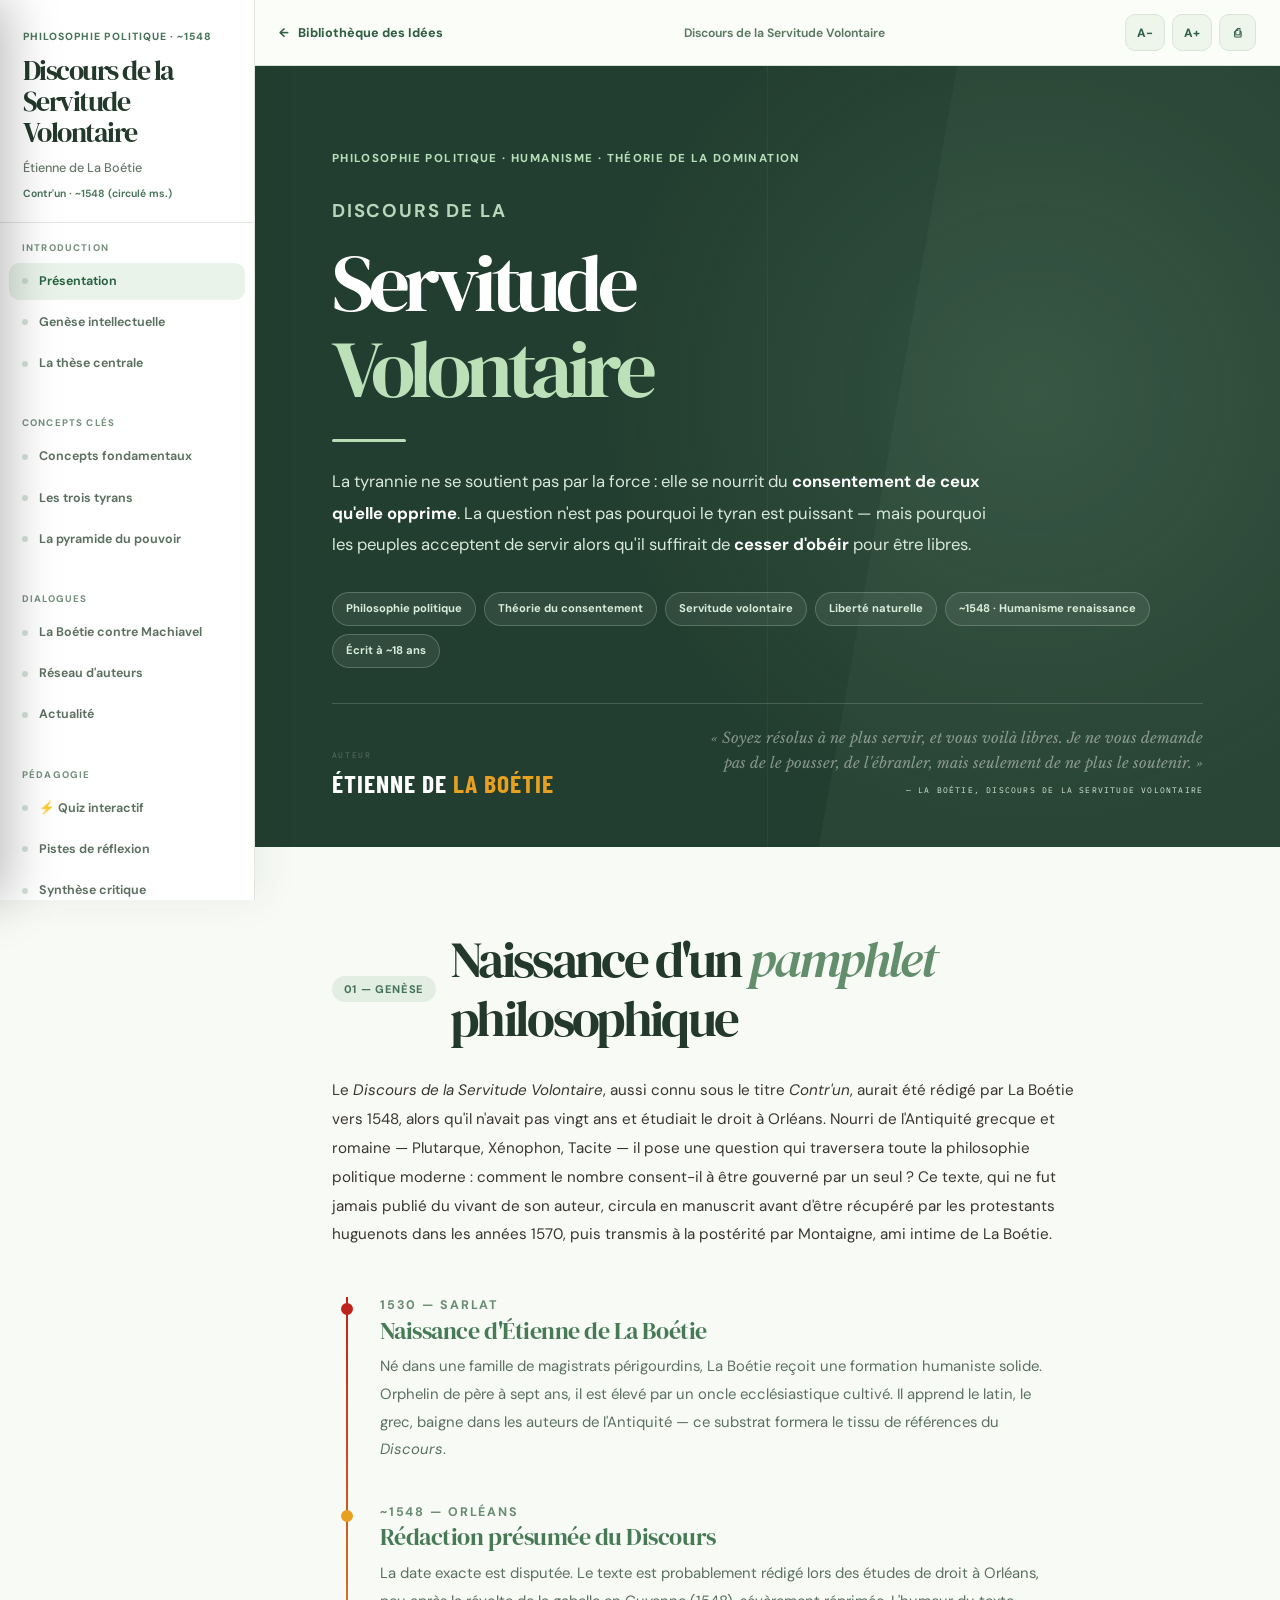
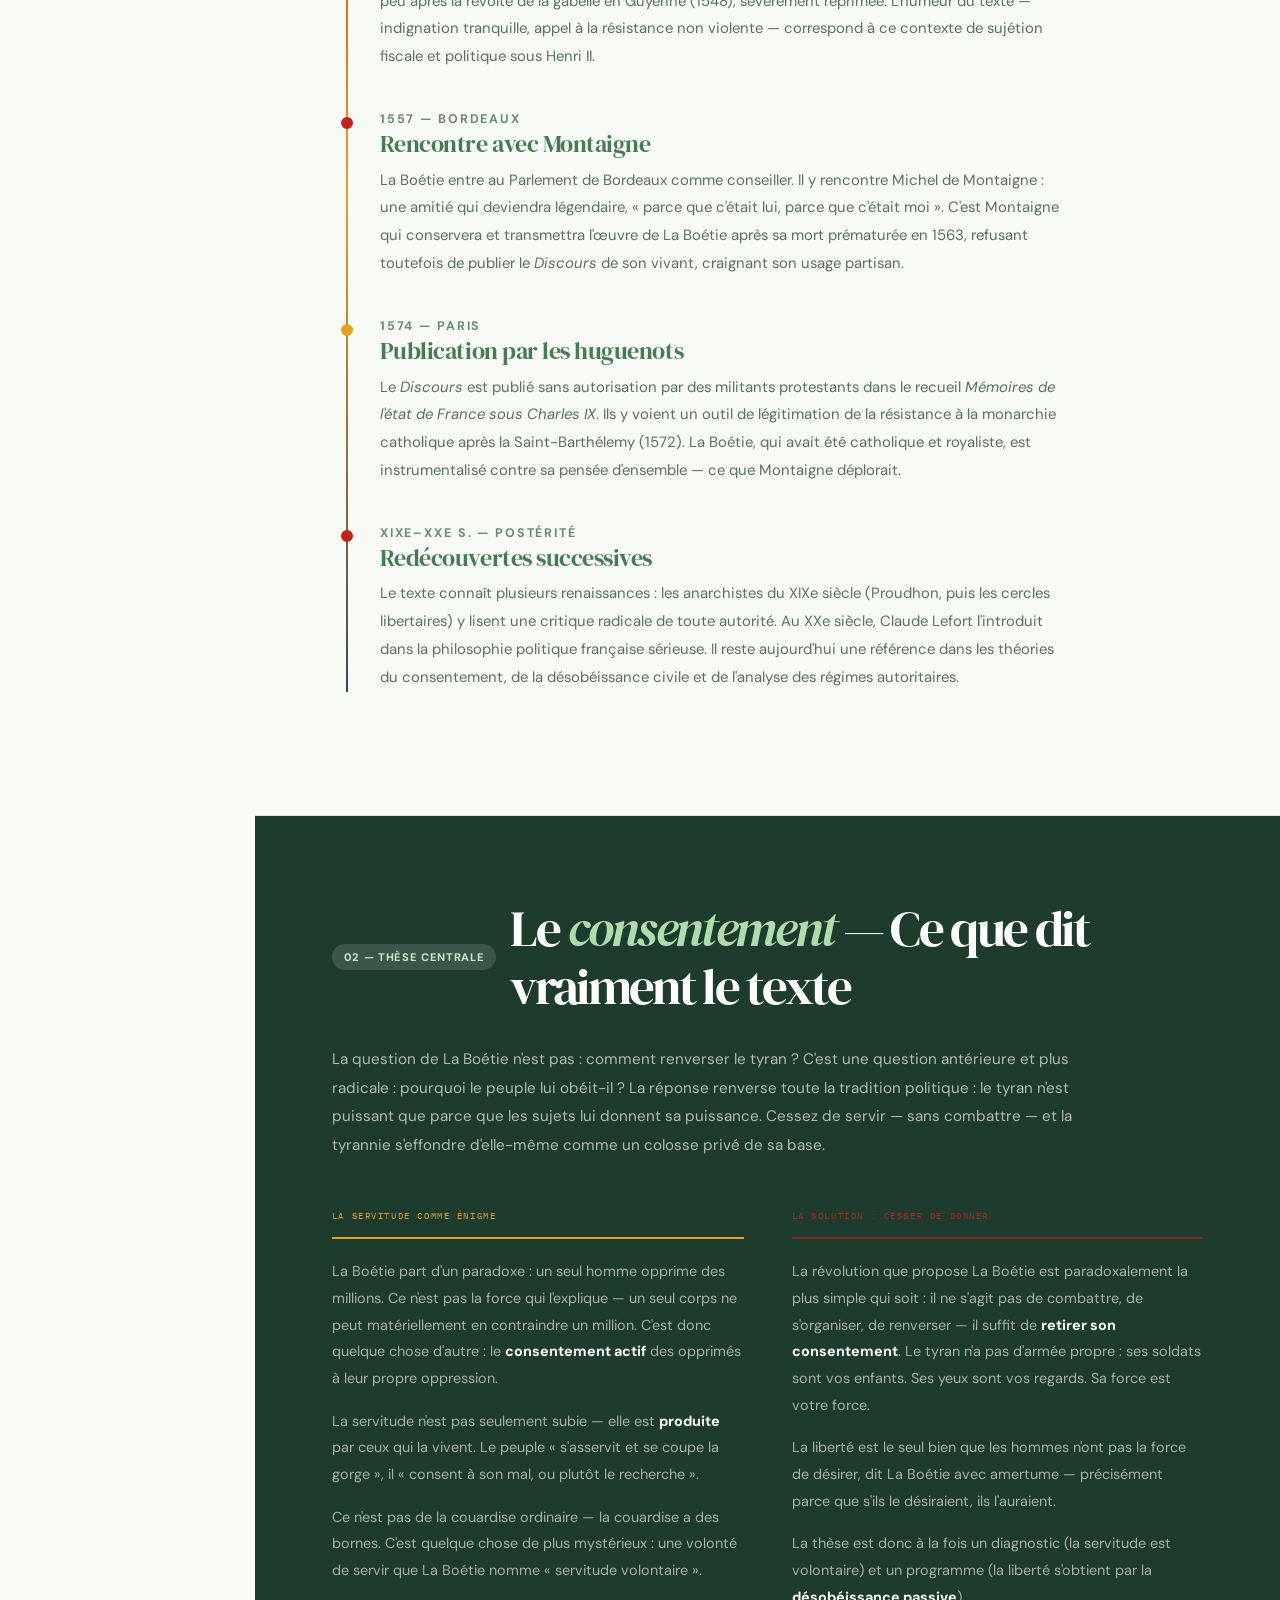
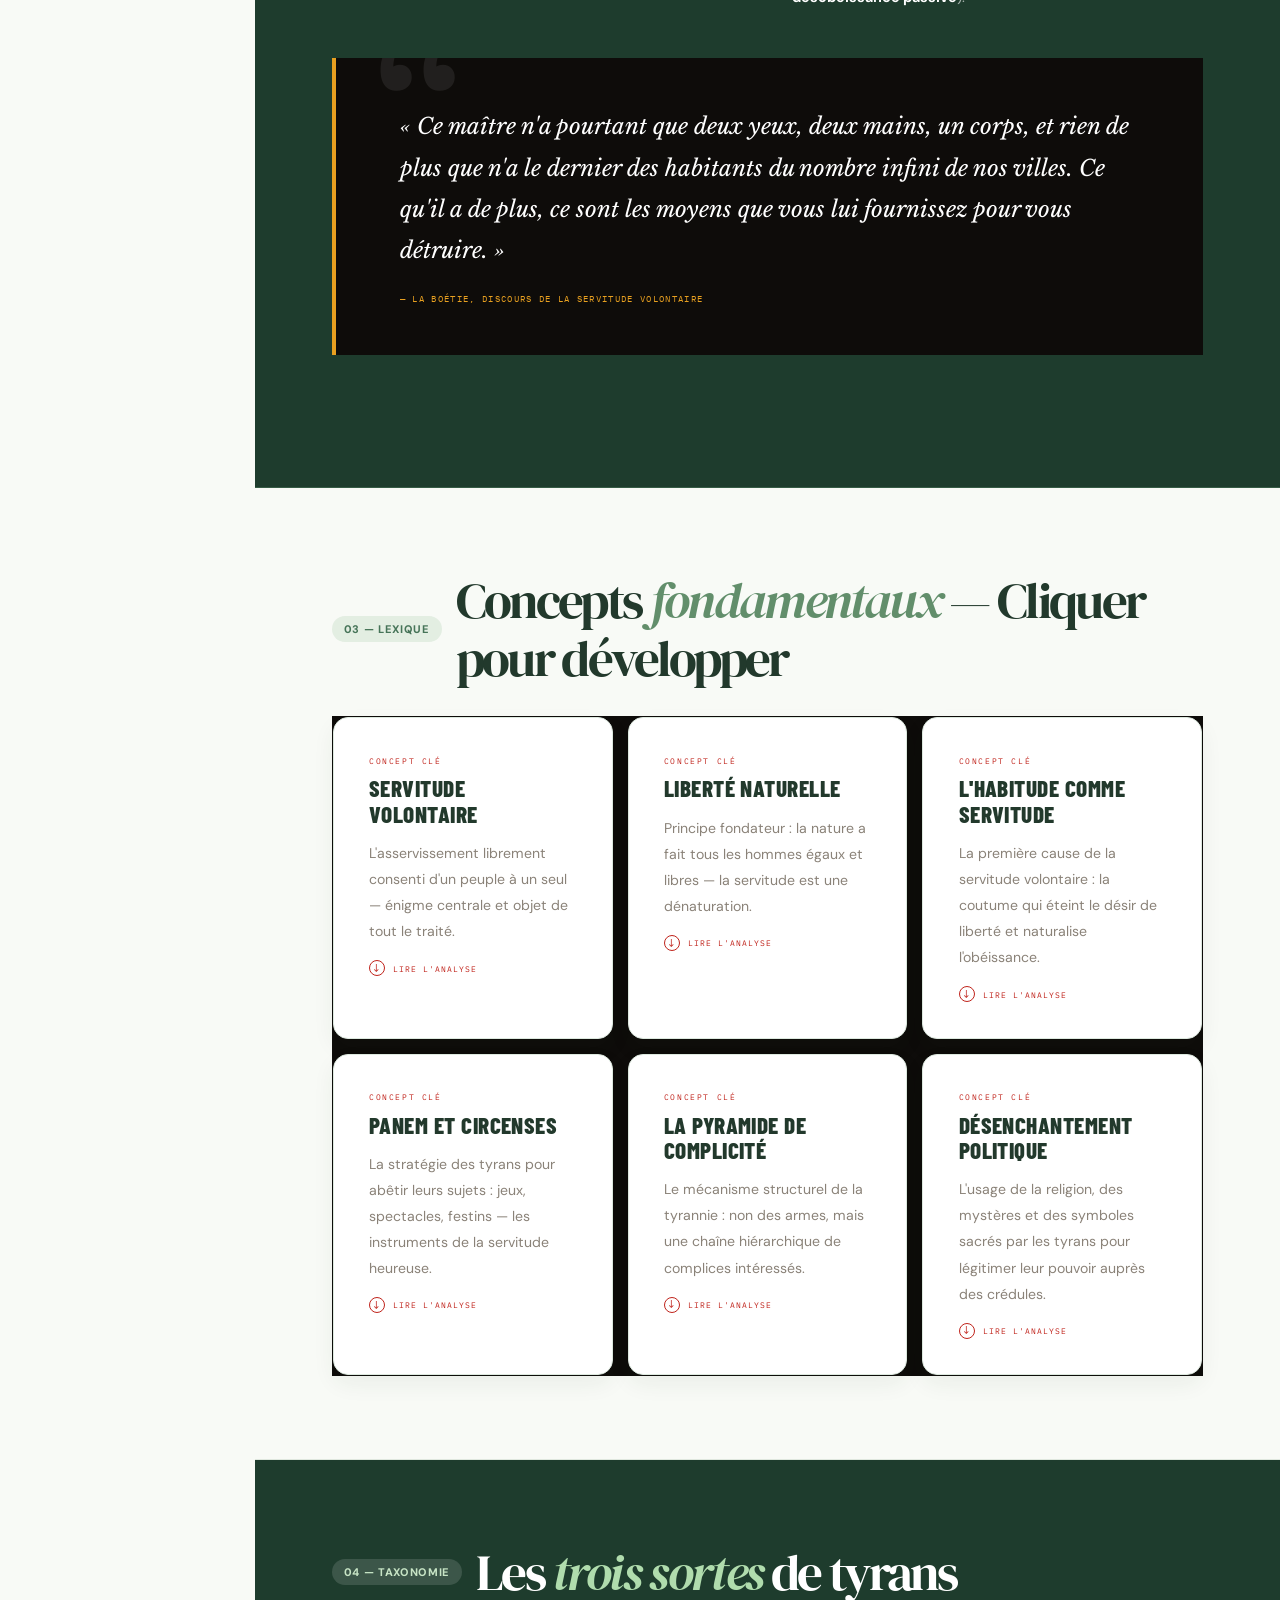
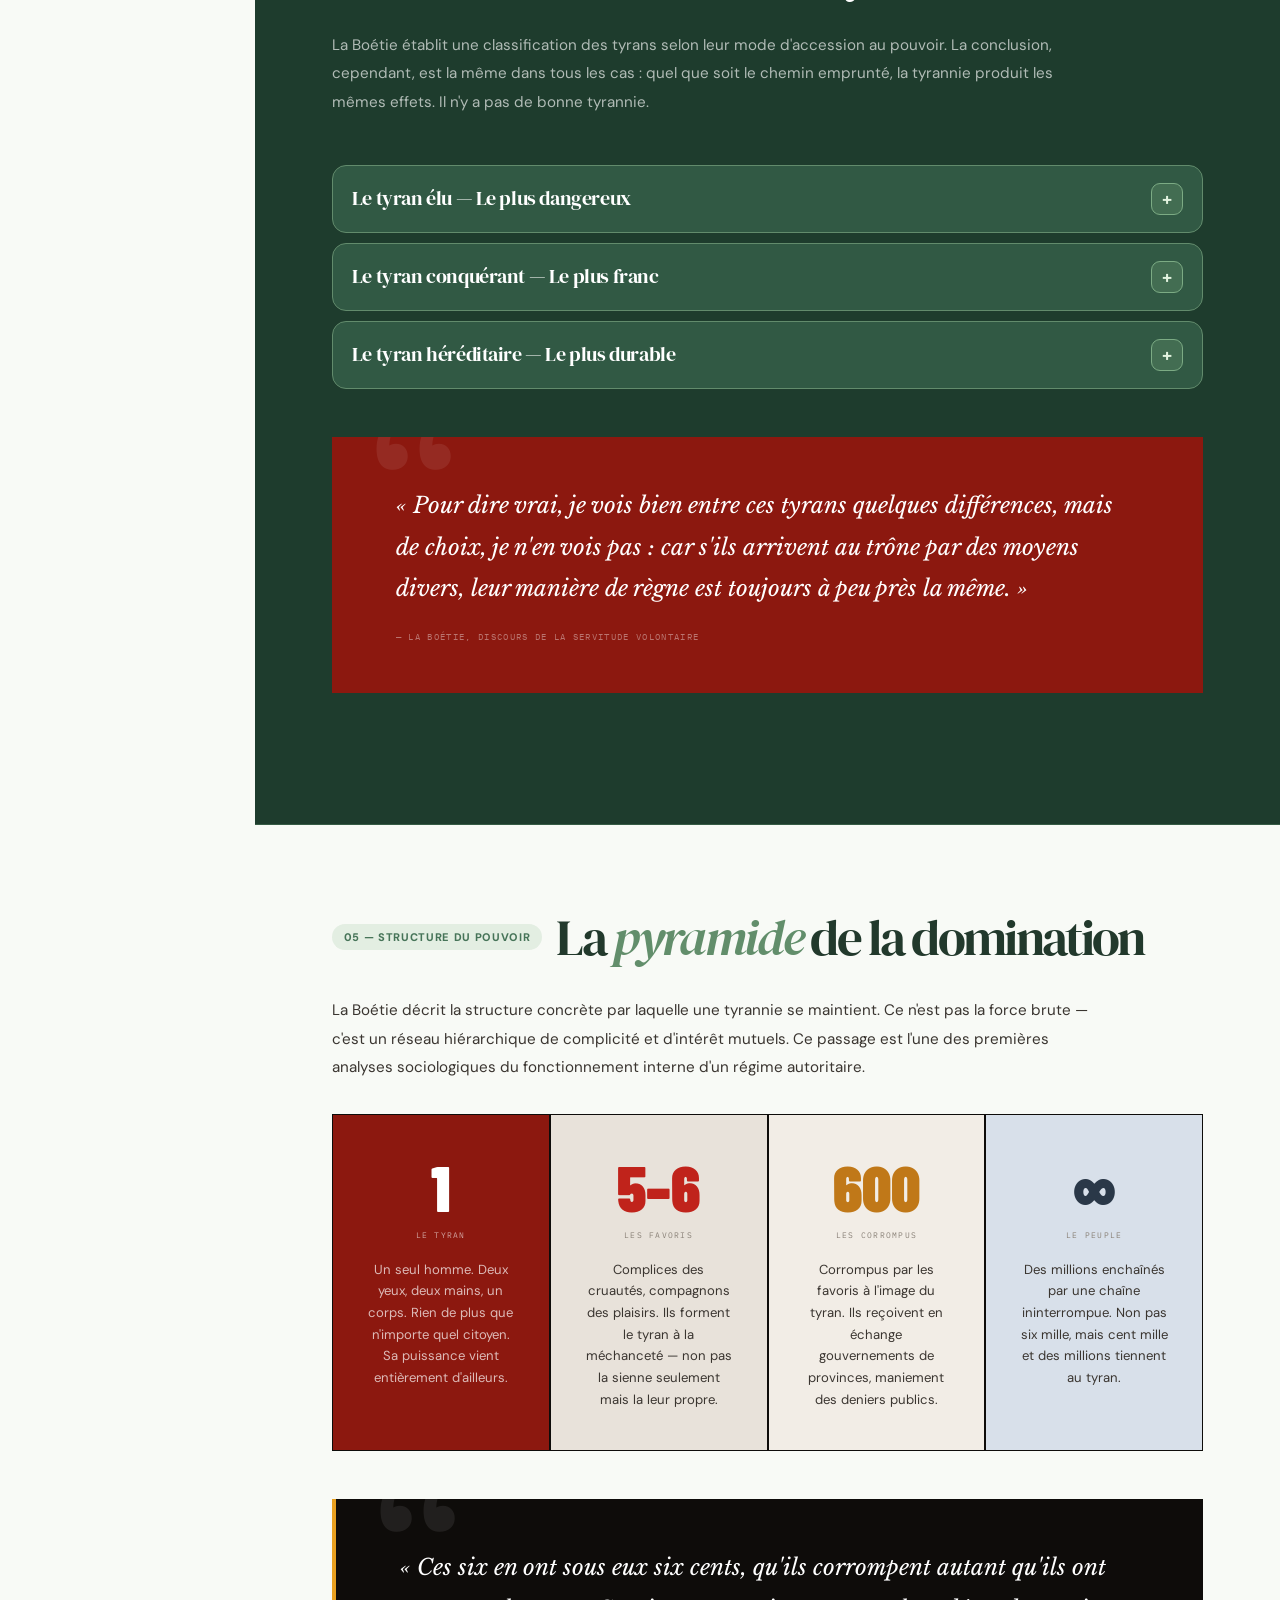
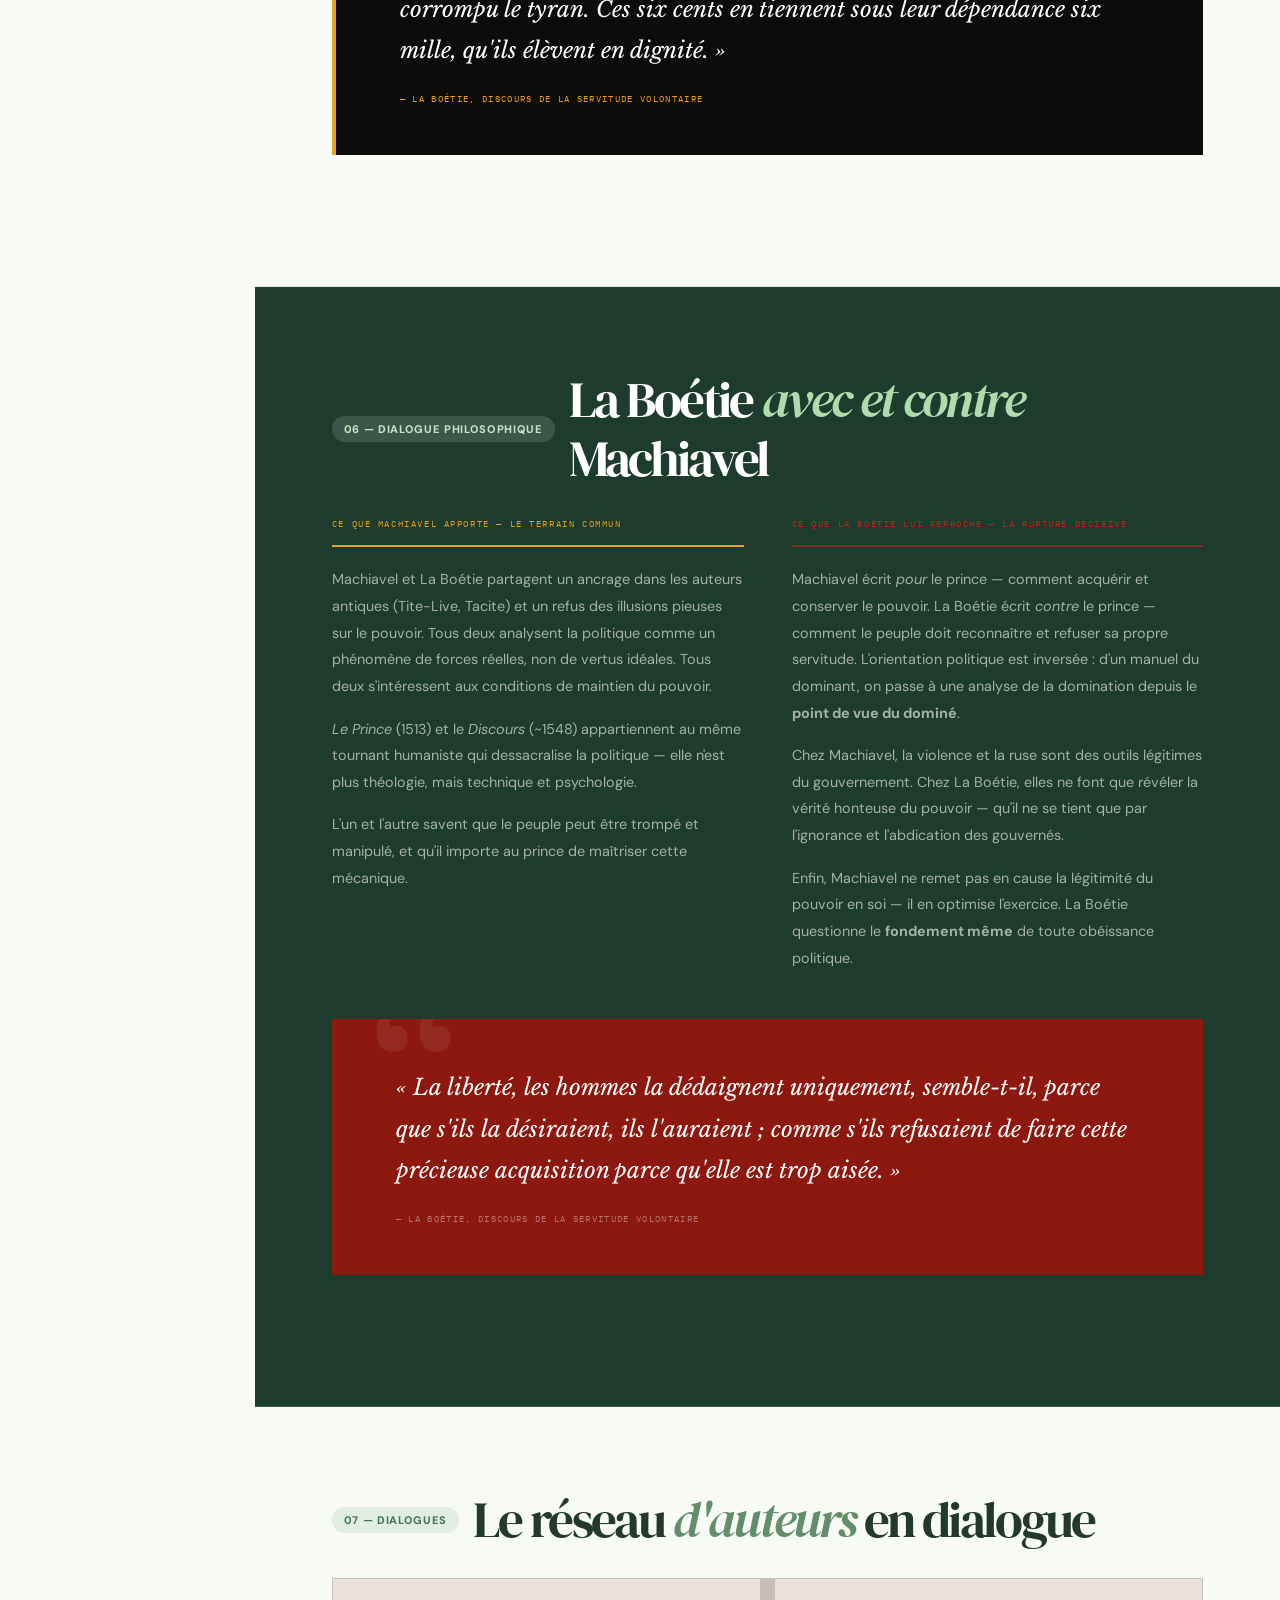
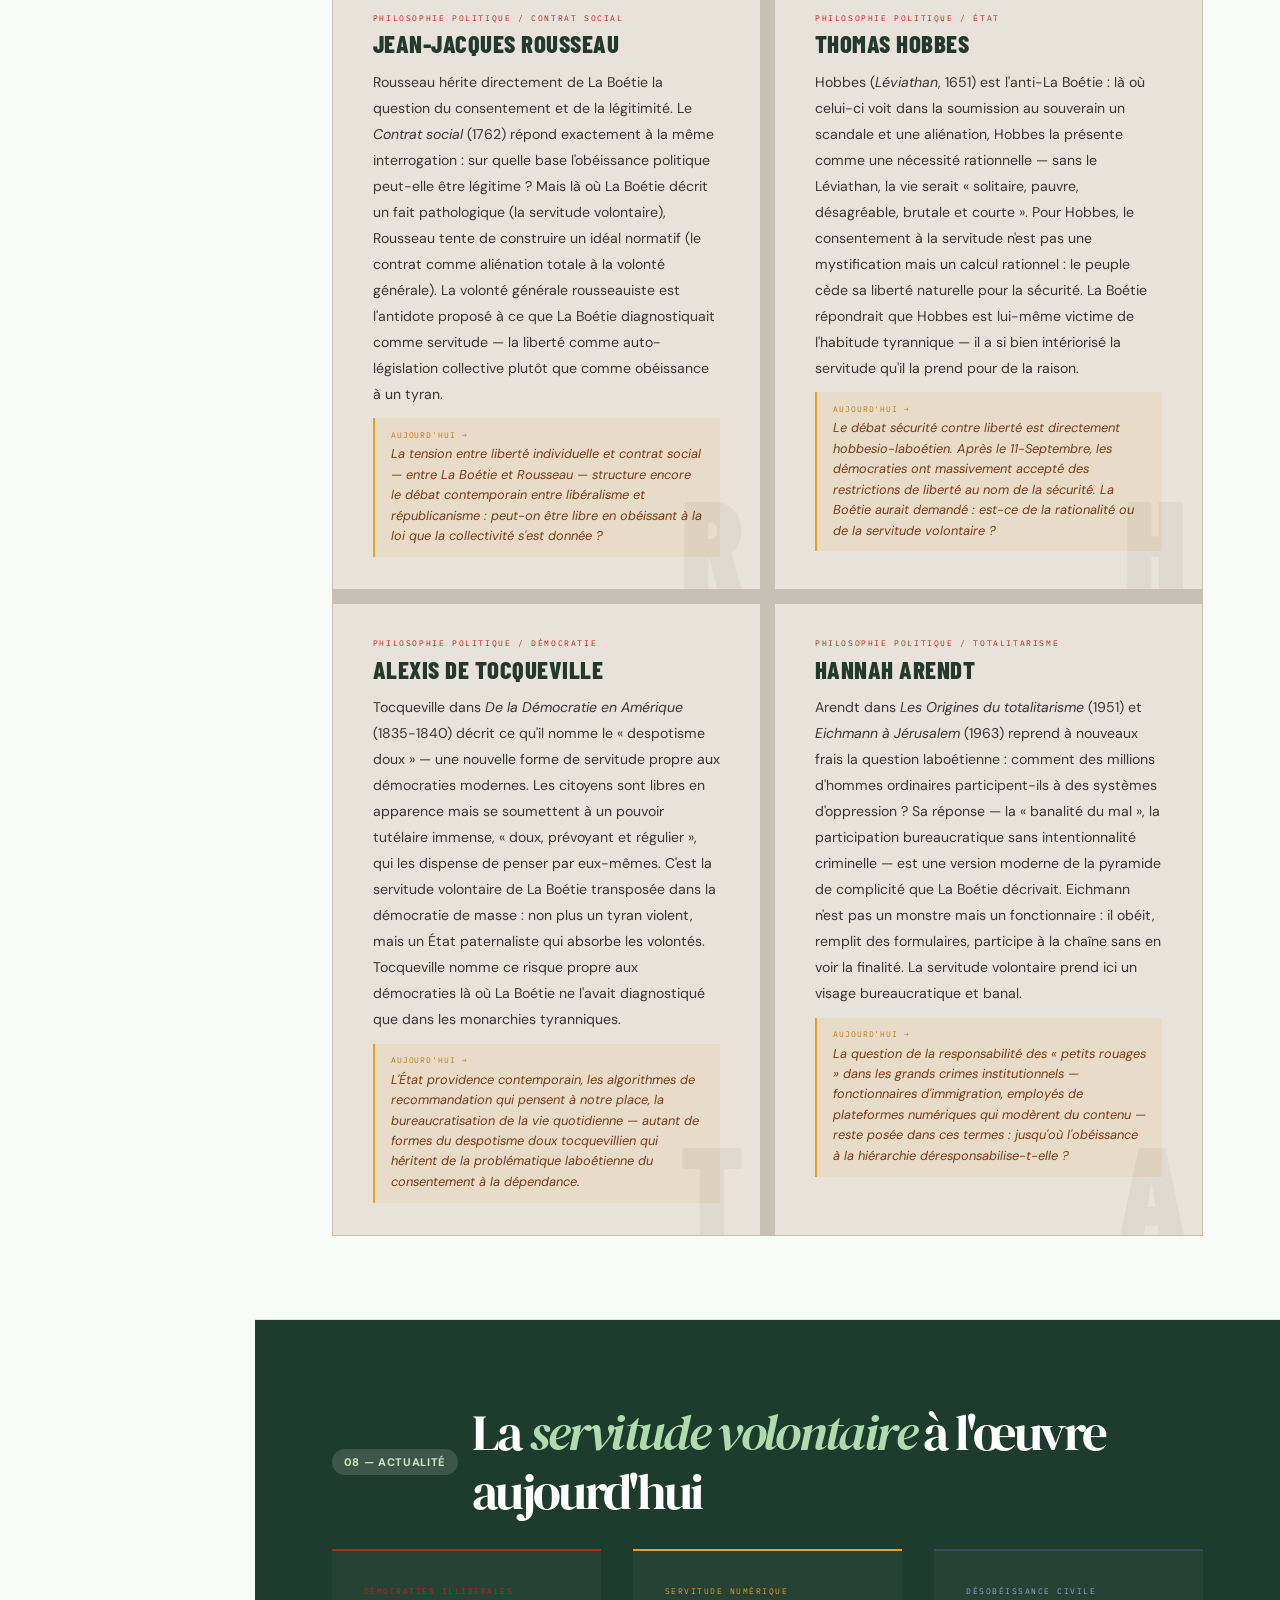
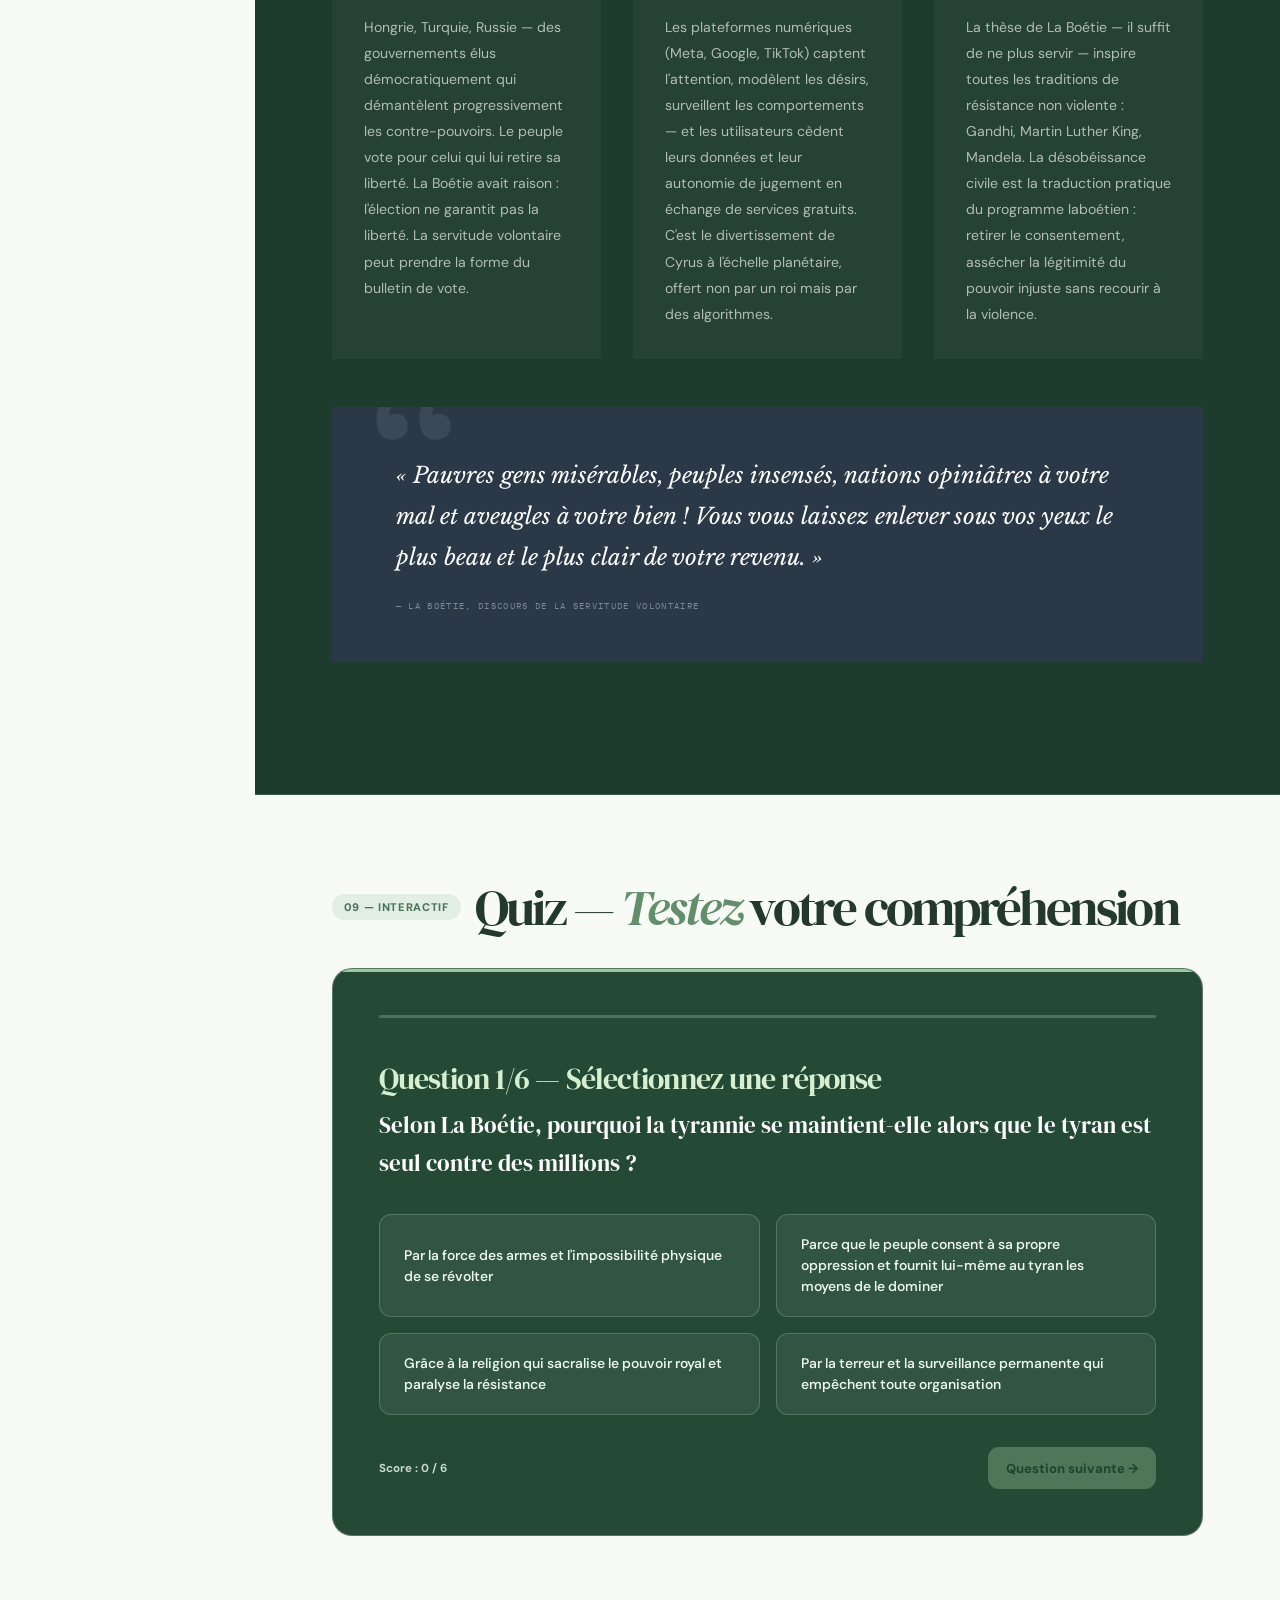
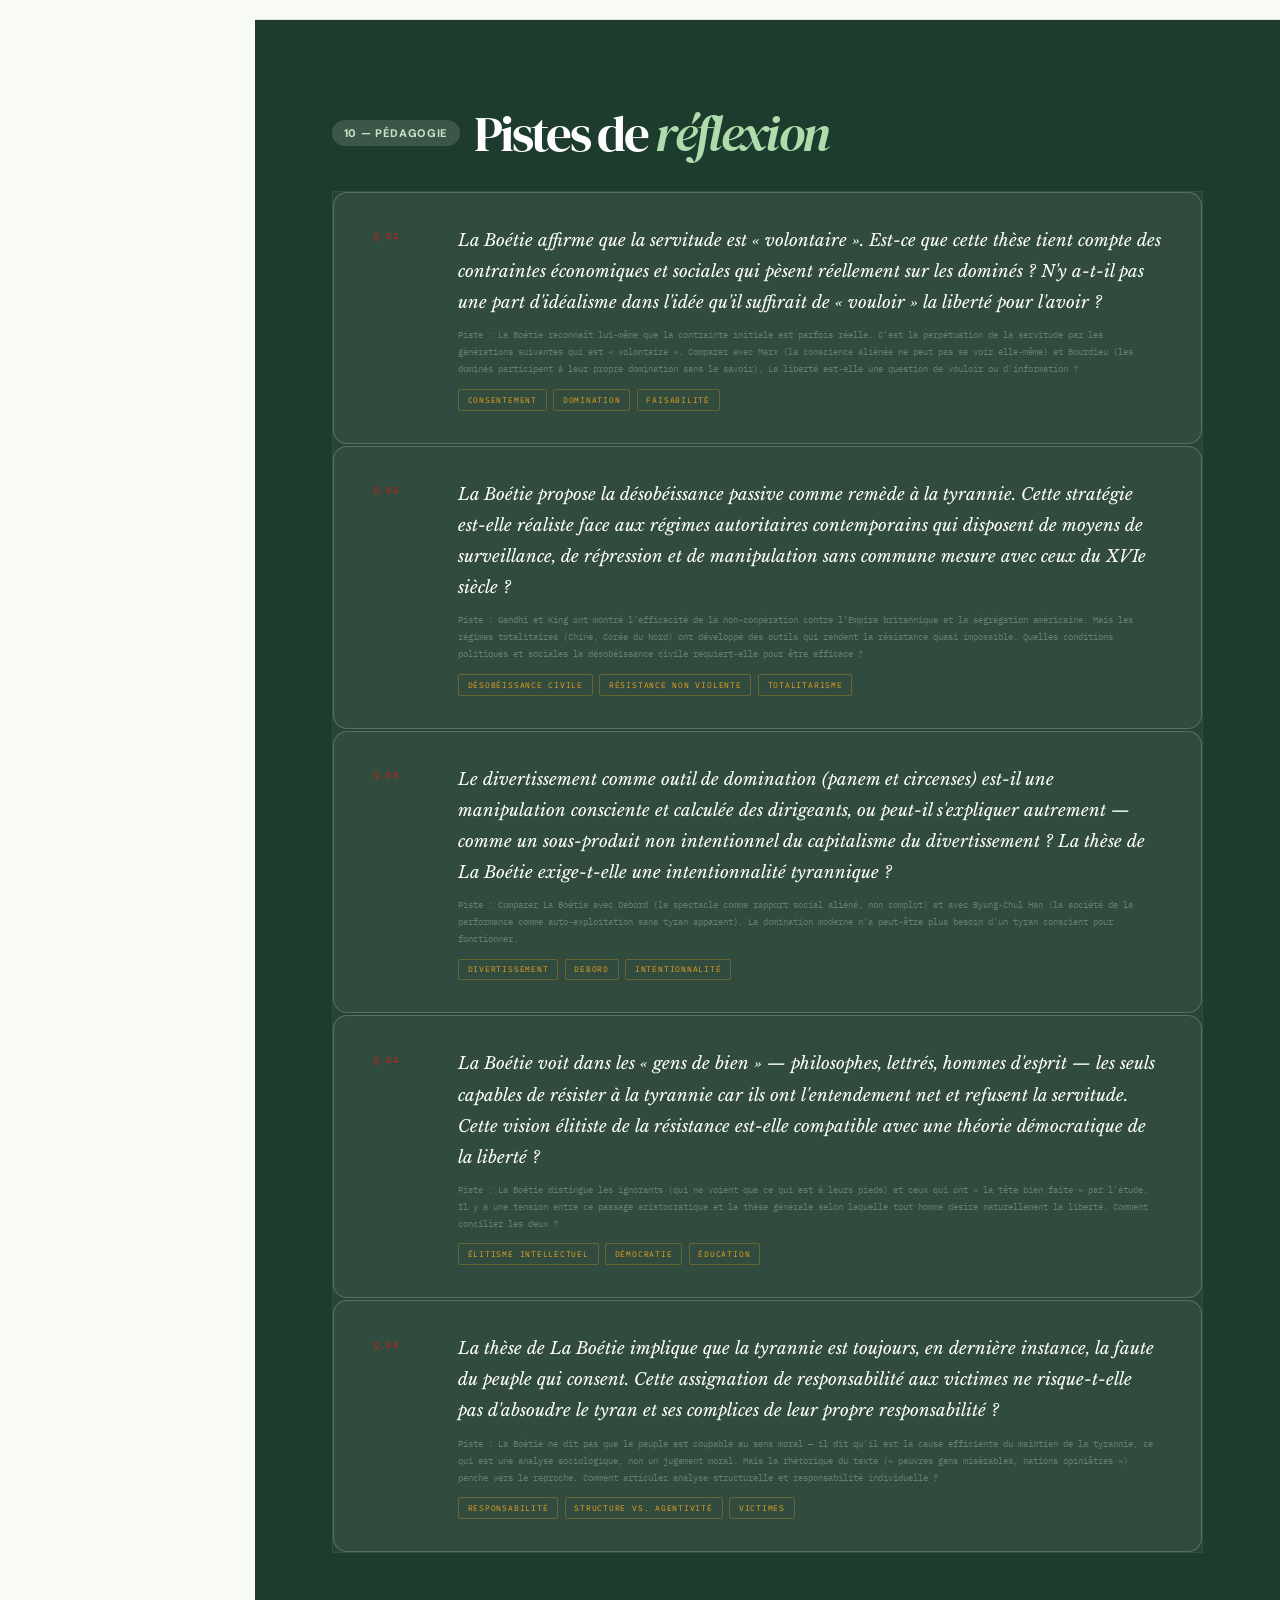
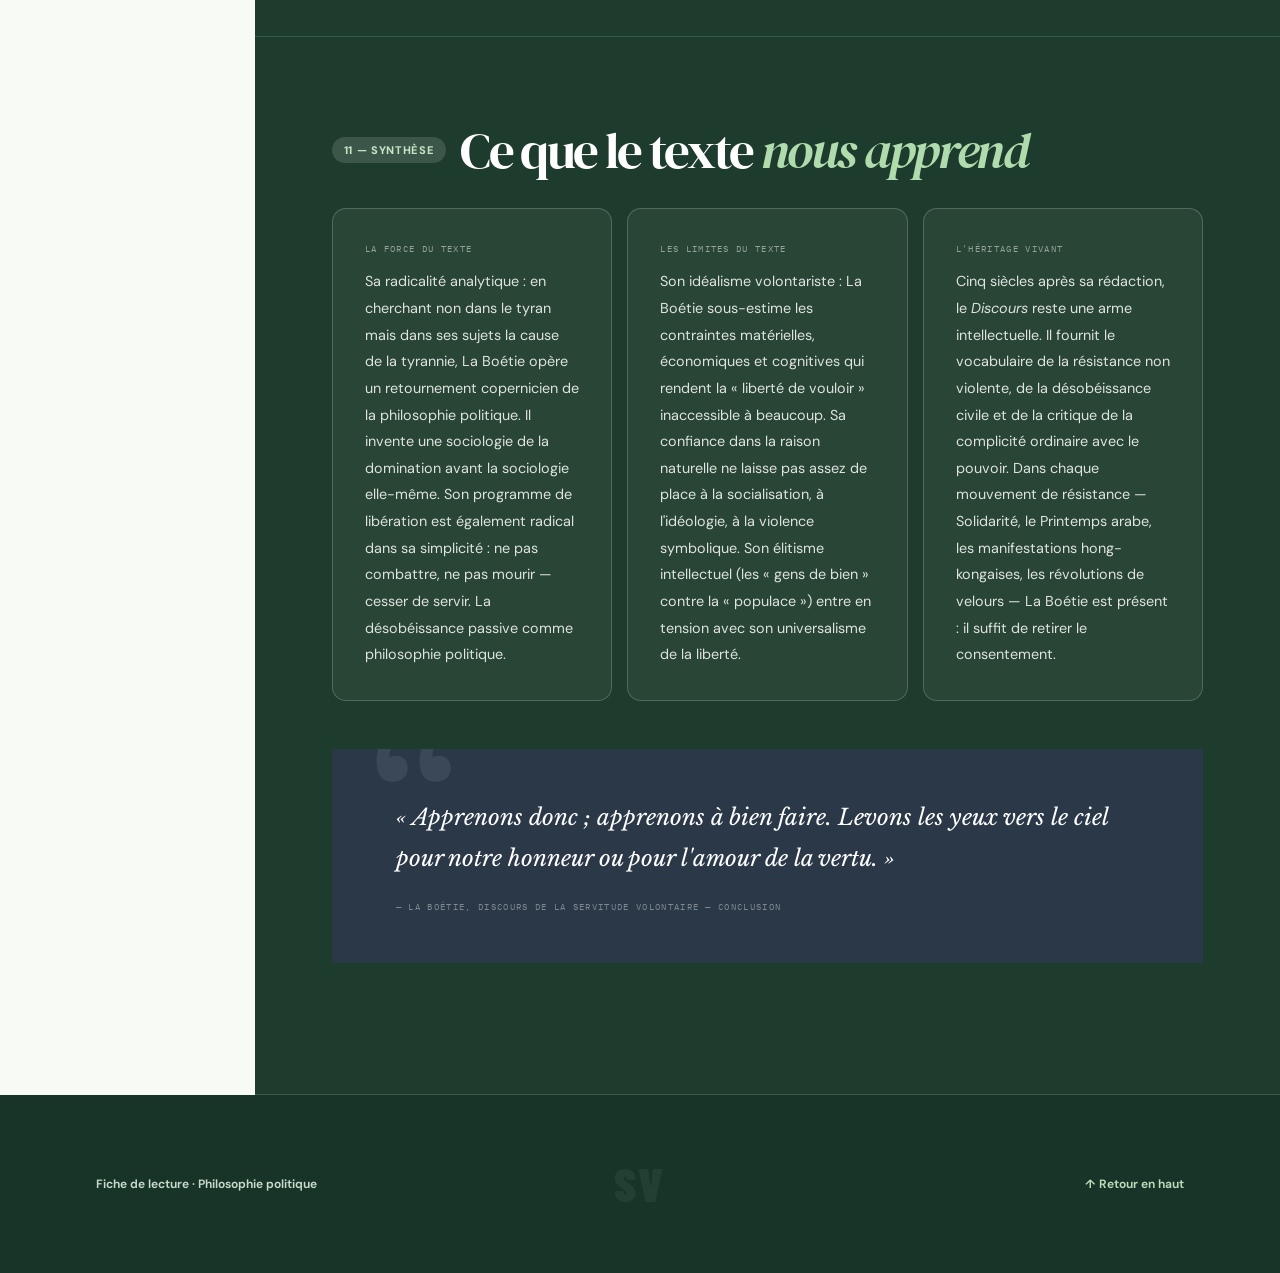
<file: laboetie-servitude-volontaire.html>
<!DOCTYPE html>
<html lang="fr">
<head>
<meta charset="UTF-8">
<meta name="viewport" content="width=device-width, initial-scale=1.0">
<title>Discours de la Servitude Volontaire — Étienne de La Boétie</title>
<link href="https://fonts.googleapis.com/css2?family=Libre+Baskerville:ital,wght@0,400;0,700;1,400&family=Barlow+Condensed:wght@300;400;500;600;700;800;900&family=IBM+Plex+Mono:ital,wght@0,300;0,400;0,500;1,300&display=swap" rel="stylesheet">
<style>
/* ═══════════════════════════════════════════
   DESIGN SYSTEM — Typographie industrielle brutale
   Palette : ardoise / ocre / encre
   ═══════════════════════════════════════════ */
:root {
  --concrete: #f2ede6;
  --concrete2: #e8e2da;
  --concrete3: #d8d0c6;
  --ink: #0e0c0a;
  --ink2: #1e1a16;
  --blood: #c0231b;
  --blood2: #8c180f;
  --blood-pale: #f5dedd;
  --neon: #e8a020;
  --neon2: #c07818;
  --neon-pale: #faf0d8;
  --steel: #3a4a5a;
  --steel2: #2a3848;
  --steel-pale: #d8e0ea;
  --rust: #7a3a18;
  --dust: #8a8278;
  --rule: #c8c0b4;
  --sidebar: 270px;
}

*,*::before,*::after{box-sizing:border-box;margin:0;padding:0}
html{scroll-behavior:smooth}
body{
  background:var(--concrete);
  color:var(--ink);
  font-family:'Libre Baskerville',serif;
  font-size:17px;
  line-height:1.75;
  overflow-x:hidden;
  cursor:none;
}

/* ─── CURSOR ─── */
#dot {
  width: 8px; height: 8px; border-radius: 50%;
  background: #c0231b;
  position: fixed; top: 0; left: 0;
  pointer-events: none; z-index: 9999;
  transform: translate(-50%, -50%);
  transition: background .15s, width .15s, height .15s;
}
#ring {
  position: fixed; top: 0; left: 0;
  pointer-events: none; z-index: 9998;
  transform: translate(-50%, -50%);
  border-radius: 50%;
}
#trail {
  position: fixed; inset: 0;
  pointer-events: none; z-index: 9997;
}

/* ─── PROGRESS ─── */
#prog{position:fixed;top:0;left:0;height:3px;background:var(--blood);transform-origin:left;transform:scaleX(0);z-index:1002;transition:transform .08s linear;}

/* ═══ SIDEBAR ═══ */
.snav{
  position:fixed;left:0;top:0;bottom:0;
  width:var(--sidebar);
  background:var(--ink2);
  z-index:100;
  display:flex;flex-direction:column;
  overflow-y:auto;
  scrollbar-width:thin;
  scrollbar-color:var(--blood) transparent;
}

.snav-brand{
  padding:2rem 1.8rem 1.8rem;
  border-bottom:1px solid rgba(255,255,255,.05);
}

.snav-kicker{
  font-family:'IBM Plex Mono',monospace;
  font-size:.55rem;letter-spacing:.22em;text-transform:uppercase;
  color:var(--neon);margin-bottom:.8rem;
}

.snav-title{
  font-family:'Barlow Condensed',sans-serif;
  font-size:1.5rem;font-weight:800;line-height:1;
  color:#fff;letter-spacing:.02em;text-transform:uppercase;
}

.snav-authors{
  font-family:'Libre Baskerville',serif;
  font-style:italic;font-size:.78rem;
  color:rgba(255,255,255,.35);margin-top:.4rem;
}

.snav-year{
  font-family:'IBM Plex Mono',monospace;
  font-size:.55rem;color:var(--blood);
  letter-spacing:.1em;margin-top:.5rem;
}

.snav-lbl{
  font-family:'IBM Plex Mono',monospace;
  font-size:.48rem;letter-spacing:.22em;text-transform:uppercase;
  color:rgba(255,255,255,.18);
  padding:.9rem 1.8rem .3rem;
}

.snav-a{
  display:flex;align-items:center;gap:.7rem;
  padding:.42rem 1.8rem;
  font-family:'Barlow Condensed',sans-serif;
  font-size:.8rem;font-weight:500;letter-spacing:.04em;
  text-transform:uppercase;
  color:rgba(255,255,255,.38);
  text-decoration:none;
  border-left:2px solid transparent;
  transition:all .2s;
}
.snav-a:hover{color:rgba(255,255,255,.85);border-left-color:var(--neon);padding-left:2.1rem;}
.snav-a.on{color:#fff;border-left-color:var(--blood);background:rgba(192,35,27,.08);}

.snav-bullet{
  width:5px;height:5px;border-radius:50%;
  background:currentColor;opacity:.4;flex-shrink:0;
}

.snav-div{height:1px;background:rgba(255,255,255,.04);margin:.6rem 1.8rem;}

.snav-score{
  margin-top:auto;padding:1.5rem 1.8rem;
  border-top:1px solid rgba(255,255,255,.05);
}

.snav-score-title{
  font-family:'IBM Plex Mono',monospace;
  font-size:.5rem;letter-spacing:.18em;text-transform:uppercase;
  color:rgba(255,255,255,.2);margin-bottom:.8rem;
}

.score-bar{
  height:4px;background:rgba(255,255,255,.06);
  border-radius:2px;margin:.5rem 0;overflow:hidden;
}

.score-fill{
  height:100%;border-radius:2px;
  transition:width 1.5s cubic-bezier(.16,1,.3,1);
}

.score-label{
  display:flex;justify-content:space-between;
  font-family:'IBM Plex Mono',monospace;
  font-size:.48rem;letter-spacing:.1em;
  color:rgba(255,255,255,.25);margin-bottom:.2rem;
}

/* ═══ MAIN ═══ */
.main{margin-left:var(--sidebar);}

/* ═══ HERO ═══ */
.hero{
  min-height:100vh;
  background:var(--ink);
  color:#fff;
  padding:5rem 6rem 4rem;
  position:relative;overflow:hidden;
  display:grid;grid-template-rows:1fr auto;
}

.hero::before{
  content:'';position:absolute;inset:0;
  background-image:
    linear-gradient(rgba(255,255,255,.03) 1px,transparent 1px),
    linear-gradient(90deg,rgba(255,255,255,.03) 1px,transparent 1px);
  background-size:80px 80px;
  pointer-events:none;
}

.hero-diag{
  position:absolute;bottom:0;right:0;
  width:45%;height:100%;
  background:var(--blood2);
  clip-path:polygon(30% 0,100% 0,100% 100%,0% 100%);
  opacity:.12;pointer-events:none;
}

.hero-tag{
  font-family:'IBM Plex Mono',monospace;
  font-size:.58rem;letter-spacing:.28em;text-transform:uppercase;
  color:var(--neon);margin-bottom:2.5rem;
  opacity:0;animation:fadeUp .7s ease forwards .1s;
}

.hero-h1{
  font-family:'Barlow Condensed',sans-serif;
  font-size:clamp(4rem,8vw,10rem);
  font-weight:900;line-height:.88;
  letter-spacing:-.01em;text-transform:uppercase;
  opacity:0;animation:fadeUp .9s ease forwards .25s;
}

.hero-h1 .line1{display:block;color:#fff;}
.hero-h1 .line2{display:block;color:#fff;}
.hero-h1 .line3{display:block;color:var(--blood);}

.hero-rule{
  width:120px;height:3px;
  background:linear-gradient(90deg,var(--blood),var(--neon));
  margin:2.5rem 0 2rem;
  opacity:0;animation:fadeUp .7s ease forwards .5s;
}

.hero-sub{
  max-width:680px;
  font-size:1.05rem;font-weight:400;font-style:italic;
  color:rgba(255,255,255,.6);line-height:1.85;
  opacity:0;animation:fadeUp .8s ease forwards .4s;
}

.hero-sub strong{color:#fff;font-style:normal;}

.hero-chips{
  display:flex;flex-wrap:wrap;gap:.6rem;
  margin-top:2rem;
  opacity:0;animation:fadeUp .7s ease forwards .7s;
}

.chip{
  font-family:'IBM Plex Mono',monospace;
  font-size:.55rem;letter-spacing:.12em;text-transform:uppercase;
  padding:.28rem .8rem;border-radius:2px;border:1px solid;
}

.chip-blood{color:var(--blood);border-color:rgba(192,35,27,.4);background:rgba(192,35,27,.08);}
.chip-neon {color:var(--neon); border-color:rgba(232,160,32,.4); background:rgba(232,160,32,.08);}
.chip-steel{color:#8aaccc;    border-color:rgba(138,172,204,.3);background:rgba(138,172,204,.06);}

.hero-bottom{
  display:flex;justify-content:space-between;align-items:flex-end;
  padding-top:3rem;border-top:1px solid rgba(255,255,255,.07);
  opacity:0;animation:fadeUp .7s ease forwards .9s;
}

.hb-label{
  font-family:'IBM Plex Mono',monospace;
  font-size:.5rem;letter-spacing:.2em;text-transform:uppercase;
  color:rgba(255,255,255,.25);margin-bottom:.4rem;
}

.hb-names{
  font-family:'Barlow Condensed',sans-serif;
  font-size:1.6rem;font-weight:700;letter-spacing:.04em;
  text-transform:uppercase;color:#fff;line-height:1.1;
}

.hb-names span{color:var(--neon);}

.hero-thesis{
  text-align:right;max-width:420px;
  font-family:'Libre Baskerville',serif;
  font-style:italic;font-size:.92rem;
  color:rgba(255,255,255,.45);line-height:1.7;
}

.hero-thesis cite{
  display:block;margin-top:.5rem;
  font-style:normal;font-family:'IBM Plex Mono',monospace;
  font-size:.5rem;letter-spacing:.15em;text-transform:uppercase;
  color:var(--neon);
}

/* ═══ GENERIC SECTION ═══ */
.sec{
  padding:5.5rem 6rem;
  border-bottom:1px solid var(--rule);
}

.sec.alt{background:var(--concrete2);}
.sec.dark{background:var(--ink2);color:#fff;}
.sec.steel{background:var(--steel2);color:#fff;}
.sec.blood{background:var(--blood2);color:#fff;}

.sec-eyebrow{display:flex;align-items:center;gap:1.2rem;margin-bottom:3rem;}

.sec-num{
  font-family:'IBM Plex Mono',monospace;
  font-size:.52rem;letter-spacing:.2em;text-transform:uppercase;
  color:var(--blood);background:var(--blood-pale);
  padding:.28rem .75rem;border-radius:2px;
}
.dark .sec-num,.steel .sec-num,.blood .sec-num{
  background:rgba(192,35,27,.2);color:#f08880;
}

.sec-h2{
  font-family:'Barlow Condensed',sans-serif;
  font-size:2.6rem;font-weight:800;
  letter-spacing:.01em;text-transform:uppercase;line-height:1;
}

.sec-h2 em{color:var(--blood);font-style:normal;}
.dark .sec-h2,.steel .sec-h2,.blood .sec-h2{color:#fff;}
.dark .sec-h2 em,.steel .sec-h2 em{color:var(--neon);}
.blood .sec-h2 em{color:var(--neon);}

/* ═══ TIMELINE ═══ */
.timeline-container{position:relative;padding-left:3rem;margin-top:2rem;}
.timeline-container::before{
  content:'';position:absolute;
  left:14px;top:0;bottom:0;width:2px;
  background:linear-gradient(to bottom,var(--blood),var(--neon),var(--steel));
}

.tl-item{
  position:relative;margin-bottom:2.5rem;
  opacity:0;transform:translateX(-20px);
  transition:opacity .6s ease,transform .6s ease;
}

.tl-item.v{opacity:1;transform:none;}

.tl-dot{
  position:absolute;left:-2.45rem;top:.35rem;
  width:12px;height:12px;border-radius:50%;border:2px solid;
}

.tl-dot.blood{background:var(--blood);border-color:var(--blood);}
.tl-dot.neon{background:var(--neon);border-color:var(--neon);}

.tl-year{
  font-family:'IBM Plex Mono',monospace;
  font-size:.52rem;letter-spacing:.15em;text-transform:uppercase;
  color:var(--blood);margin-bottom:.2rem;
}

.tl-title{
  font-family:'Barlow Condensed',sans-serif;
  font-size:1.25rem;font-weight:700;letter-spacing:.04em;text-transform:uppercase;
  margin-bottom:.5rem;
}

.tl-body{font-size:.88rem;color:#3a3530;line-height:1.8;max-width:680px;}

/* ═══ CONCEPT CARDS ═══ */
.concept-grid{
  display:grid;grid-template-columns:repeat(3,1fr);
  gap:2px;background:var(--ink);
  border:1px solid var(--ink);
  margin-top:1rem;
}

.concept-card{
  background:var(--concrete);
  padding:2.2rem;
  position:relative;overflow:hidden;
  cursor:pointer;
  transition:background .3s;
}

.alt .concept-card{background:var(--concrete2);}

.concept-card::after{
  content:attr(data-num);
  position:absolute;right:.8rem;bottom:-1rem;
  font-family:'Barlow Condensed',sans-serif;
  font-size:7rem;font-weight:900;
  color:rgba(0,0,0,.04);line-height:1;
  pointer-events:none;
}

.cc-tag{
  font-family:'IBM Plex Mono',monospace;
  font-size:.5rem;letter-spacing:.2em;text-transform:uppercase;
  color:var(--blood);display:block;margin-bottom:.5rem;
}

.cc-title{
  font-family:'Barlow Condensed',sans-serif;
  font-size:1.45rem;font-weight:800;
  letter-spacing:.02em;text-transform:uppercase;
  line-height:1.1;margin-bottom:.8rem;
}

.cc-short{
  font-size:.88rem;color:var(--dust);
  line-height:1.7;
}

.cc-expand{
  max-height:0;overflow:hidden;
  transition:max-height .5s cubic-bezier(.16,1,.3,1),
             opacity .4s ease,
             padding .4s ease;
  opacity:0;
}

.cc-expand.open{max-height:2000px;opacity:1;padding-top:1rem;}

.cc-expand-body{
  font-size:.85rem;color:var(--ink);line-height:1.8;
  border-top:1px solid var(--rule);padding-top:1rem;
}

.cc-expand-body p{margin-bottom:.7rem;}
.cc-expand-body p:last-child{margin-bottom:0;}
.cc-expand-body strong{color:var(--blood);font-weight:600;}

.cc-today{
  margin-top:.8rem;padding:.8rem 1rem;
  background:var(--neon-pale);
  border-left:2px solid var(--neon);
  font-size:.8rem;font-style:italic;
  color:var(--rust);line-height:1.6;
}

.cc-today::before{
  content:'Aujourd\'hui → ';
  font-style:normal;font-family:'IBM Plex Mono',monospace;
  font-size:.48rem;letter-spacing:.12em;text-transform:uppercase;
  color:var(--neon2);display:block;margin-bottom:.2rem;
}

.cc-toggle{
  display:flex;align-items:center;gap:.5rem;
  margin-top:1rem;
  font-family:'IBM Plex Mono',monospace;
  font-size:.52rem;letter-spacing:.12em;text-transform:uppercase;
  color:var(--blood);cursor:pointer;
  transition:color .2s;
}

.cc-arrow{
  width:16px;height:16px;border:1px solid var(--blood);
  border-radius:50%;display:flex;align-items:center;justify-content:center;
  font-size:.7rem;transition:transform .3s;
}

.open-arrow .cc-arrow{transform:rotate(180deg);}
.concept-card:hover{background:var(--blood-pale);}

/* ═══ ACCORDION ═══ */
.accordion{display:flex;flex-direction:column;gap:2px;}

.acc-item{background:var(--concrete);border-left:3px solid transparent;transition:border-color .3s,background .3s;}
.alt .acc-item{background:var(--concrete2);}
.acc-item.open{border-left-color:var(--blood);background:var(--blood-pale);}

.acc-head{
  display:flex;justify-content:space-between;align-items:center;
  padding:1.2rem 1.5rem;cursor:pointer;
  transition:background .2s;
}
.acc-head:hover{background:rgba(192,35,27,.04);}

.acc-title{
  font-family:'Barlow Condensed',sans-serif;
  font-size:1.05rem;font-weight:700;letter-spacing:.04em;text-transform:uppercase;
}

.acc-icon{
  font-family:'IBM Plex Mono',monospace;
  font-size:1.2rem;color:var(--blood);
  transition:transform .3s;flex-shrink:0;
}

.acc-item.open .acc-icon{transform:rotate(45deg);}

.acc-body{
  max-height:0;overflow:hidden;
  transition:max-height .5s cubic-bezier(.16,1,.3,1);
}

.acc-item.open .acc-body{max-height:400px;}

.acc-inner{
  padding:0 1.5rem 1.5rem;
  font-size:.88rem;color:#3a3530;line-height:1.85;
}

.acc-inner p{margin-bottom:.7rem;}
.acc-inner p:last-child{margin-bottom:0;}
.acc-inner strong{color:var(--blood);font-weight:600;}
.dark .acc-inner,.steel .acc-inner{color:rgba(255,255,255,.7);}
.dark .acc-inner em,.steel .acc-inner em{color:var(--neon);}

/* ═══ PULL QUOTES ═══ */
.pq{
  padding:3rem 4rem;margin:3rem 0;
  position:relative;overflow:hidden;
}
.pq.blood{background:var(--blood2);color:#fff;}
.pq.neon{background:var(--ink);color:#fff;border-left:4px solid var(--neon);}
.pq.steel{background:var(--steel2);color:#fff;}

.pq::before{
  content:'\201C';
  position:absolute;top:-2rem;left:2rem;
  font-family:'Libre Baskerville',serif;
  font-size:14rem;line-height:1;
  opacity:.08;pointer-events:none;
  color:#fff;
}

.pq p{
  font-family:'Libre Baskerville',serif;
  font-size:1.4rem;font-style:italic;font-weight:400;
  line-height:1.65;position:relative;z-index:1;
}

.pq cite{
  display:block;margin-top:1.2rem;
  font-family:'IBM Plex Mono',monospace;
  font-size:.55rem;letter-spacing:.15em;text-transform:uppercase;
  font-style:normal;color:rgba(255,255,255,.4);
}

.pq.neon cite{color:var(--neon);}

/* ═══ GLOSSAIRE / RÉSEAU ═══ */
.glos-grid{
  display:grid;grid-template-columns:1fr 1fr;
  gap:2px;background:var(--rule);
  border:1px solid var(--rule);
}

.gi{
  background:var(--concrete);
  padding:2rem 2.5rem;
  position:relative;overflow:hidden;
  transition:background .3s;
}
.alt .gi{background:var(--concrete2);}
.gi:hover{background:var(--neon-pale);}

.gi::after{
  content:attr(data-g);
  position:absolute;right:1rem;bottom:-1rem;
  font-family:'Barlow Condensed',sans-serif;
  font-size:8rem;font-weight:900;color:rgba(0,0,0,.04);
  line-height:1;pointer-events:none;
}

.gi-src{
  font-family:'IBM Plex Mono',monospace;
  font-size:.5rem;letter-spacing:.2em;text-transform:uppercase;
  color:var(--blood);display:block;margin-bottom:.3rem;
}

.gi-term{
  font-family:'Barlow Condensed',sans-serif;
  font-size:1.55rem;font-weight:800;letter-spacing:.02em;
  text-transform:uppercase;margin-bottom:.7rem;line-height:1.1;
}

.gi-def{font-size:.88rem;color:#3a3530;line-height:1.78;margin-bottom:.7rem;}

.gi-now{
  padding:.65rem 1rem;
  background:rgba(232,160,32,.1);
  border-left:2px solid var(--neon);
  font-style:italic;font-size:.8rem;color:var(--rust);line-height:1.6;
}

.gi-now::before{
  content:'Aujourd\'hui → ';
  font-style:normal;font-family:'IBM Plex Mono',monospace;
  font-size:.48rem;letter-spacing:.12em;text-transform:uppercase;
  color:var(--neon2);display:block;margin-bottom:.2rem;
}

/* ═══ QUIZ ═══ */
.quiz-wrap{
  background:var(--ink);color:#fff;
  padding:4rem 5rem;margin-top:2rem;
  position:relative;overflow:hidden;
}

.quiz-wrap::before{
  content:'';position:absolute;
  top:0;left:0;right:0;height:3px;
  background:linear-gradient(90deg,var(--blood),var(--neon),var(--blood));
}

.quiz-title{
  font-family:'Barlow Condensed',sans-serif;
  font-size:1.1rem;font-weight:700;letter-spacing:.08em;text-transform:uppercase;
  color:var(--neon);margin-bottom:.4rem;
}

.quiz-question{
  font-family:'Libre Baskerville',serif;
  font-size:1.25rem;font-style:italic;
  color:#fff;line-height:1.6;margin-bottom:2rem;
}

.quiz-options{
  display:grid;grid-template-columns:1fr 1fr;
  gap:1rem;
}

.qopt{
  padding:1.2rem 1.5rem;
  border:1px solid rgba(255,255,255,.12);
  background:rgba(255,255,255,.02);
  cursor:pointer;
  font-family:'Barlow Condensed',sans-serif;
  font-size:.92rem;font-weight:500;letter-spacing:.04em;
  color:rgba(255,255,255,.7);
  text-transform:uppercase;
  transition:all .2s;
  text-align:left;
  position:relative;
  overflow:hidden;
}

.qopt::before{
  content:'';position:absolute;inset:0;
  background:var(--blood);transform:scaleX(0);transform-origin:left;
  transition:transform .3s ease;z-index:0;
}

.qopt:hover{color:#fff;border-color:var(--blood);}
.qopt:hover::before{transform:scaleX(1);}
.qopt span{position:relative;z-index:1;}

.qopt.correct{background:rgba(30,120,50,.3);border-color:#4a9a60;color:#7dd89a;}
.qopt.wrong  {background:rgba(180,40,30,.3);border-color:var(--blood);color:#f08880;}
.qopt.reveal {background:rgba(30,120,50,.15);border-color:#4a9a60;color:#7dd89a;}

.quiz-feedback{
  margin-top:1.5rem;padding:1.2rem 1.5rem;
  background:rgba(255,255,255,.04);
  border-left:3px solid var(--neon);
  font-size:.9rem;color:rgba(255,255,255,.7);
  line-height:1.7;display:none;
}

.quiz-feedback.show{display:block;}

.quiz-nav{
  display:flex;justify-content:space-between;
  align-items:center;margin-top:2rem;
}

.quiz-btn{
  font-family:'Barlow Condensed',sans-serif;
  font-size:.8rem;font-weight:700;letter-spacing:.12em;text-transform:uppercase;
  padding:.7rem 2rem;border:none;
  background:var(--blood);color:#fff;
  cursor:pointer;transition:background .2s;
}

.quiz-btn:hover{background:var(--blood2);}
.quiz-btn:disabled{opacity:.3;cursor:not-allowed;}

.quiz-progress-bar{
  height:3px;background:rgba(255,255,255,.1);
  border-radius:2px;margin-bottom:2.5rem;overflow:hidden;
}

.quiz-progress-fill{
  height:100%;background:var(--blood);
  transition:width .5s ease;
}

.quiz-counter{
  font-family:'IBM Plex Mono',monospace;
  font-size:.6rem;letter-spacing:.15em;
  color:rgba(255,255,255,.3);
}

/* ═══ PISTES DE RÉFLEXION ═══ */
.qstack{
  display:flex;flex-direction:column;gap:2px;
  background:rgba(255,255,255,.04);
  border:1px solid rgba(255,255,255,.05);
  margin-top:1.5rem;
}

.qi{
  background:rgba(255,255,255,.02);
  padding:2rem 2.5rem;
  display:grid;grid-template-columns:60px 1fr;
  gap:1.5rem;align-items:start;
  transition:background .3s;
  border-left:3px solid transparent;
}

.qi:hover{background:rgba(192,35,27,.06);border-left-color:var(--blood);}

.qi-n{
  font-family:'IBM Plex Mono',monospace;
  font-size:.55rem;letter-spacing:.15em;text-transform:uppercase;
  color:var(--blood);padding-top:.2rem;
}

.qi-t{
  font-family:'Libre Baskerville',serif;
  font-size:1.05rem;font-style:italic;
  color:#fff;line-height:1.7;margin-bottom:.5rem;
}

.qi-hint{
  font-family:'IBM Plex Mono',monospace;
  font-size:.58rem;color:rgba(255,255,255,.28);
  line-height:1.65;
}

.qi-tags{display:flex;flex-wrap:wrap;gap:.4rem;margin-top:.7rem;}

.qi-tag{
  font-family:'IBM Plex Mono',monospace;
  font-size:.48rem;letter-spacing:.1em;text-transform:uppercase;
  border:1px solid rgba(232,160,32,.3);color:var(--neon);
  padding:.18rem .55rem;border-radius:2px;
}

/* ═══ SYNTHÈSE ═══ */
.synth-grid{
  display:grid;grid-template-columns:repeat(3,1fr);
  gap:2rem;margin-top:1.5rem;
}

.sc{
  background:rgba(0,0,0,.15);
  padding:2rem;
  border-top:3px solid rgba(255,255,255,.15);
  transition:background .3s;
}

.sc:hover{background:rgba(0,0,0,.25);}

.sc-title{
  font-family:'IBM Plex Mono',monospace;
  font-size:.55rem;font-weight:400;letter-spacing:.15em;text-transform:uppercase;
  color:rgba(255,255,255,.5);margin-bottom:.7rem;
}

.sc-body{font-size:.9rem;line-height:1.75;color:rgba(255,255,255,.85);}

/* ═══ MODAL ═══ */
.modal-overlay{
  position:fixed;inset:0;background:rgba(0,0,0,.85);
  z-index:2000;display:flex;align-items:center;justify-content:center;
  opacity:0;pointer-events:none;transition:opacity .3s;
}

.modal-overlay.show{opacity:1;pointer-events:all;}

.modal{
  background:var(--ink2);color:#fff;
  padding:4rem;max-width:560px;width:90%;
  position:relative;
  border-top:4px solid var(--blood);
}

.modal-title{
  font-family:'Barlow Condensed',sans-serif;
  font-size:2.5rem;font-weight:900;text-transform:uppercase;
  letter-spacing:.04em;margin-bottom:.5rem;
}

.modal-score{
  font-family:'Barlow Condensed',sans-serif;
  font-size:5rem;font-weight:900;
  color:var(--neon);line-height:1;margin:1.5rem 0;
}

.modal-msg{
  font-family:'Libre Baskerville',serif;
  font-style:italic;font-size:.95rem;
  color:rgba(255,255,255,.6);line-height:1.7;
  margin-bottom:2rem;
}

.modal-close{
  font-family:'Barlow Condensed',sans-serif;
  font-size:.8rem;font-weight:700;letter-spacing:.12em;text-transform:uppercase;
  padding:.7rem 2rem;border:none;background:var(--blood);color:#fff;
  cursor:pointer;transition:background .2s;
}

.modal-close:hover{background:var(--blood2);}

/* ═══ FOOTER ═══ */
footer{
  background:var(--ink);color:rgba(255,255,255,.2);
  padding:3rem 6rem;
  display:grid;grid-template-columns:1fr auto 1fr;
  align-items:center;
  font-family:'IBM Plex Mono',monospace;
  font-size:.52rem;letter-spacing:.1em;text-transform:uppercase;
}

.fc{
  font-family:'Barlow Condensed',sans-serif;
  font-size:3rem;font-weight:900;letter-spacing:.06em;
  opacity:.06;text-align:center;text-transform:uppercase;
}

footer a{color:var(--blood);text-decoration:none;display:block;text-align:right;}
footer a:hover{color:var(--neon);}

/* ═══ REVEAL ═══ */
.r{opacity:0;transform:translateY(20px);transition:opacity .6s ease,transform .6s ease;}
.r.v{opacity:1;transform:none;}
.d1{transition-delay:.07s}.d2{transition-delay:.14s}.d3{transition-delay:.21s}

/* ═══ ANIMATIONS ═══ */
@keyframes fadeUp{from{opacity:0;transform:translateY(26px)}to{opacity:1;transform:none}}
@keyframes fadeIn{from{opacity:0}to{opacity:1}}

/* ═══ RESPONSIVE ═══ */
@media(max-width:1100px){
  :root{--sidebar:220px}
  .hero,.sec{padding-left:4rem;padding-right:4rem}
  .synth-grid{grid-template-columns:1fr 1fr}
}

@media(max-width:820px){
  :root{--sidebar:0px}
  .snav{display:none}
  .hero,.sec{padding:4rem 2rem}
  .concept-grid,.glos-grid{grid-template-columns:1fr}
  .quiz-options{grid-template-columns:1fr}
  .synth-grid{grid-template-columns:1fr}
  footer{grid-template-columns:1fr;gap:1rem;text-align:center}
  footer a{text-align:center}
  .qi{grid-template-columns:1fr}
  .hero-bottom{flex-direction:column;gap:2rem;align-items:flex-start}
  .hero-thesis{text-align:left}
}
</style>
<link rel="stylesheet" href="legacy.css">
</head>
<body>

<div id="prog"></div>
<canvas id="trail"></canvas>
<div id="dot"></div>
<div id="ring"></div>

<!-- ═══════ MODAL SCORE ═══════ -->
<div class="modal-overlay" id="modalOverlay">
  <div class="modal">
    <div class="modal-title">Résultat du Quiz</div>
    <div class="modal-score" id="modalScore">0/6</div>
    <p class="modal-msg" id="modalMsg"></p>
    <button class="modal-close" onclick="closeModal()">Fermer et réviser</button>
  </div>
</div>

<!-- ═══════ SIDEBAR ═══════ -->
<nav class="snav">
  <div class="snav-brand">
    <div class="snav-kicker">Philosophie politique · ~1548</div>
    <div class="snav-title">Discours de la<br>Servitude<br>Volontaire</div>
    <div class="snav-authors">Étienne de La Boétie</div>
    <div class="snav-year">Contr'un · ~1548 (circulé ms.)</div>
  </div>

  <span class="snav-lbl">Introduction</span>
  <a href="#hero" class="snav-a on"><span class="snav-bullet"></span>Présentation</a>
  <a href="#genese" class="snav-a"><span class="snav-bullet"></span>Genèse intellectuelle</a>
  <a href="#these" class="snav-a"><span class="snav-bullet"></span>La thèse centrale</a>

  <div class="snav-div"></div>
  <span class="snav-lbl">Concepts clés</span>
  <a href="#concepts" class="snav-a"><span class="snav-bullet"></span>Concepts fondamentaux</a>
  <a href="#sujet" class="snav-a"><span class="snav-bullet"></span>Les trois tyrans</a>
  <a href="#structure" class="snav-a"><span class="snav-bullet"></span>La pyramide du pouvoir</a>

  <div class="snav-div"></div>
  <span class="snav-lbl">Dialogues</span>
  <a href="#dialogue" class="snav-a"><span class="snav-bullet"></span>La Boétie contre Machiavel</a>
  <a href="#reseau" class="snav-a"><span class="snav-bullet"></span>Réseau d'auteurs</a>
  <a href="#aujourdhui" class="snav-a"><span class="snav-bullet"></span>Actualité</a>

  <div class="snav-div"></div>
  <span class="snav-lbl">Pédagogie</span>
  <a href="#quiz" class="snav-a"><span class="snav-bullet"></span>⚡ Quiz interactif</a>
  <a href="#reflexion" class="snav-a"><span class="snav-bullet"></span>Pistes de réflexion</a>
  <a href="#synthese" class="snav-a"><span class="snav-bullet"></span>Synthèse critique</a>

  <div class="snav-score">
    <div class="snav-score-title">Votre progression</div>
    <div class="score-label"><span>Quiz</span><span id="sidebarScore">—</span></div>
    <div class="score-bar"><div class="score-fill" id="sidebarFill" style="width:0%;background:var(--blood)"></div></div>
    <div class="score-label" style="margin-top:.5rem"><span>Concepts lus</span><span id="conceptCount">0/6</span></div>
    <div class="score-bar"><div class="score-fill" id="conceptFill" style="width:0%;background:var(--neon)"></div></div>
  </div>
</nav>

<!-- ═══════ MAIN ═══════ -->
<main class="main">

<!-- ═══ HERO ═══ -->
<section id="hero" class="hero">
  <div class="hero-diag"></div>
  <div>
    <div class="hero-tag">Philosophie politique · Humanisme · Théorie de la domination</div>
    <h1 class="hero-h1">
      <span class="line1">Discours de la</span>
      <span class="line2">Servitude</span>
      <span class="line3">Volontaire</span>
    </h1>
    <div class="hero-rule"></div>
    <p class="hero-sub">
      La tyrannie ne se soutient pas par la force : elle se nourrit du <strong>consentement de ceux qu'elle opprime</strong>. La question n'est pas pourquoi le tyran est puissant — mais pourquoi les peuples acceptent de servir alors qu'il suffirait de <strong>cesser d'obéir</strong> pour être libres.
    </p>
    <div class="hero-chips">
      <span class="chip chip-blood">Philosophie politique</span>
      <span class="chip chip-blood">Théorie du consentement</span>
      <span class="chip chip-neon">Servitude volontaire</span>
      <span class="chip chip-neon">Liberté naturelle</span>
      <span class="chip chip-steel">~1548 · Humanisme renaissance</span>
      <span class="chip chip-steel">Écrit à ~18 ans</span>
    </div>
  </div>
  <div class="hero-bottom">
    <div class="hero-authors-block">
      <div class="hb-label">Auteur</div>
      <div class="hb-names">Étienne de <span>La Boétie</span></div>
    </div>
    <div class="hero-thesis">
      « Soyez résolus à ne plus servir, et vous voilà libres. Je ne vous demande pas de le pousser, de l'ébranler, mais seulement de ne plus le soutenir. »
      <cite>— La Boétie, Discours de la Servitude Volontaire</cite>
    </div>
  </div>
</section>

<!-- ═══ GENÈSE ═══ -->
<section id="genese" class="sec alt">
  <div class="sec-eyebrow r">
    <span class="sec-num">01 — Genèse</span>
    <h2 class="sec-h2">Naissance d'un <em>pamphlet</em> philosophique</h2>
  </div>

  <p class="r" style="max-width:760px;font-size:.95rem;color:#3a3530;line-height:1.9;margin-bottom:3rem;">
    Le <em>Discours de la Servitude Volontaire</em>, aussi connu sous le titre <em>Contr'un</em>, aurait été rédigé par La Boétie vers 1548, alors qu'il n'avait pas vingt ans et étudiait le droit à Orléans. Nourri de l'Antiquité grecque et romaine — Plutarque, Xénophon, Tacite — il pose une question qui traversera toute la philosophie politique moderne : comment le nombre consent-il à être gouverné par un seul ? Ce texte, qui ne fut jamais publié du vivant de son auteur, circula en manuscrit avant d'être récupéré par les protestants huguenots dans les années 1570, puis transmis à la postérité par Montaigne, ami intime de La Boétie.
  </p>

  <div class="timeline-container r">
    <div class="tl-item">
      <div class="tl-dot blood"></div>
      <div class="tl-year">1530 — Sarlat</div>
      <div class="tl-title">Naissance d'Étienne de La Boétie</div>
      <p class="tl-body">Né dans une famille de magistrats périgourdins, La Boétie reçoit une formation humaniste solide. Orphelin de père à sept ans, il est élevé par un oncle ecclésiastique cultivé. Il apprend le latin, le grec, baigne dans les auteurs de l'Antiquité — ce substrat formera le tissu de références du <em>Discours</em>.</p>
    </div>
    <div class="tl-item">
      <div class="tl-dot neon"></div>
      <div class="tl-year">~1548 — Orléans</div>
      <div class="tl-title">Rédaction présumée du Discours</div>
      <p class="tl-body">La date exacte est disputée. Le texte est probablement rédigé lors des études de droit à Orléans, peu après la révolte de la gabelle en Guyenne (1548), sévèrement réprimée. L'humeur du texte — indignation tranquille, appel à la résistance non violente — correspond à ce contexte de sujétion fiscale et politique sous Henri II.</p>
    </div>
    <div class="tl-item">
      <div class="tl-dot blood"></div>
      <div class="tl-year">1557 — Bordeaux</div>
      <div class="tl-title">Rencontre avec Montaigne</div>
      <p class="tl-body">La Boétie entre au Parlement de Bordeaux comme conseiller. Il y rencontre Michel de Montaigne : une amitié qui deviendra légendaire, « parce que c'était lui, parce que c'était moi ». C'est Montaigne qui conservera et transmettra l'œuvre de La Boétie après sa mort prématurée en 1563, refusant toutefois de publier le <em>Discours</em> de son vivant, craignant son usage partisan.</p>
    </div>
    <div class="tl-item">
      <div class="tl-dot neon"></div>
      <div class="tl-year">1574 — Paris</div>
      <div class="tl-title">Publication par les huguenots</div>
      <p class="tl-body">Le <em>Discours</em> est publié sans autorisation par des militants protestants dans le recueil <em>Mémoires de l'état de France sous Charles IX</em>. Ils y voient un outil de légitimation de la résistance à la monarchie catholique après la Saint-Barthélemy (1572). La Boétie, qui avait été catholique et royaliste, est instrumentalisé contre sa pensée d'ensemble — ce que Montaigne déplorait.</p>
    </div>
    <div class="tl-item">
      <div class="tl-dot blood"></div>
      <div class="tl-year">XIXe–XXe s. — Postérité</div>
      <div class="tl-title">Redécouvertes successives</div>
      <p class="tl-body">Le texte connaît plusieurs renaissances : les anarchistes du XIXe siècle (Proudhon, puis les cercles libertaires) y lisent une critique radicale de toute autorité. Au XXe siècle, Claude Lefort l'introduit dans la philosophie politique française sérieuse. Il reste aujourd'hui une référence dans les théories du consentement, de la désobéissance civile et de l'analyse des régimes autoritaires.</p>
    </div>
  </div>
</section>

<!-- ═══ THÈSE CENTRALE ═══ -->
<section id="these" class="sec dark">
  <div class="sec-eyebrow r">
    <span class="sec-num">02 — Thèse centrale</span>
    <h2 class="sec-h2">Le <em>consentement</em> — Ce que dit vraiment le texte</h2>
  </div>

  <p class="r" style="max-width:760px;font-size:.95rem;color:rgba(255,255,255,.65);line-height:1.9;margin-bottom:3rem;">
    La question de La Boétie n'est pas : comment renverser le tyran ? C'est une question antérieure et plus radicale : pourquoi le peuple lui obéit-il ? La réponse renverse toute la tradition politique : le tyran n'est puissant que parce que les sujets lui donnent sa puissance. Cessez de servir — sans combattre — et la tyrannie s'effondre d'elle-même comme un colosse privé de sa base.
  </p>

  <div style="display:grid;grid-template-columns:1fr 1fr;gap:3rem;margin-bottom:3rem;" class="r">
    <div>
      <div style="font-family:'IBM Plex Mono',monospace;font-size:.55rem;letter-spacing:.18em;text-transform:uppercase;color:var(--neon);margin-bottom:1.2rem;padding-bottom:.8rem;border-bottom:2px solid var(--neon);">La servitude comme énigme</div>
      <p style="font-size:.9rem;color:rgba(255,255,255,.6);line-height:1.85;margin-bottom:1rem;">La Boétie part d'un paradoxe : un seul homme opprime des millions. Ce n'est pas la force qui l'explique — un seul corps ne peut matériellement en contraindre un million. C'est donc quelque chose d'autre : le <strong style="color:#fff;">consentement actif</strong> des opprimés à leur propre oppression.</p>
      <p style="font-size:.9rem;color:rgba(255,255,255,.6);line-height:1.85;margin-bottom:1rem;">La servitude n'est pas seulement subie — elle est <strong style="color:#fff;">produite</strong> par ceux qui la vivent. Le peuple « s'asservit et se coupe la gorge », il « consent à son mal, ou plutôt le recherche ».</p>
      <p style="font-size:.9rem;color:rgba(255,255,255,.6);line-height:1.85;">Ce n'est pas de la couardise ordinaire — la couardise a des bornes. C'est quelque chose de plus mystérieux : une volonté de servir que La Boétie nomme « servitude volontaire ».</p>
    </div>
    <div>
      <div style="font-family:'IBM Plex Mono',monospace;font-size:.55rem;letter-spacing:.18em;text-transform:uppercase;color:var(--blood);margin-bottom:1.2rem;padding-bottom:.8rem;border-bottom:2px solid rgba(192,35,27,.6);">La solution : cesser de donner</div>
      <p style="font-size:.9rem;color:rgba(255,255,255,.6);line-height:1.85;margin-bottom:1rem;">La révolution que propose La Boétie est paradoxalement la plus simple qui soit : il ne s'agit pas de combattre, de s'organiser, de renverser — il suffit de <strong style="color:#fff;">retirer son consentement</strong>. Le tyran n'a pas d'armée propre : ses soldats sont vos enfants. Ses yeux sont vos regards. Sa force est votre force.</p>
      <p style="font-size:.9rem;color:rgba(255,255,255,.6);line-height:1.85;margin-bottom:1rem;">La liberté est le seul bien que les hommes n'ont pas la force de désirer, dit La Boétie avec amertume — précisément parce que s'ils le désiraient, ils l'auraient.</p>
      <p style="font-size:.9rem;color:rgba(255,255,255,.6);line-height:1.85;">La thèse est donc à la fois un diagnostic (la servitude est volontaire) et un programme (la liberté s'obtient par la <strong style="color:#fff;">désobéissance passive</strong>).</p>
    </div>
  </div>

  <div class="pq neon r">
    <p>« Ce maître n'a pourtant que deux yeux, deux mains, un corps, et rien de plus que n'a le dernier des habitants du nombre infini de nos villes. Ce qu'il a de plus, ce sont les moyens que vous lui fournissez pour vous détruire. »</p>
    <cite>— La Boétie, Discours de la Servitude Volontaire</cite>
  </div>
</section>

<!-- ═══ CONCEPTS ═══ -->
<section id="concepts" class="sec alt">
  <div class="sec-eyebrow r">
    <span class="sec-num">03 — Lexique</span>
    <h2 class="sec-h2">Concepts <em>fondamentaux</em> — Cliquer pour développer</h2>
  </div>

  <div class="concept-grid r">

    <div class="concept-card" data-num="01" onclick="toggleCard(this)">
      <span class="cc-tag">Concept clé</span>
      <div class="cc-title">Servitude volontaire</div>
      <p class="cc-short">L'asservissement librement consenti d'un peuple à un seul — énigme centrale et objet de tout le traité.</p>
      <div class="cc-toggle"><span class="cc-arrow">↓</span><span>Lire l'analyse</span></div>
      <div class="cc-expand">
        <div class="cc-expand-body">
          <p>La <strong>servitude volontaire</strong> est le nom que La Boétie donne à un phénomène qu'il juge à la fois universel, scandaleux et mal compris. Ce n'est pas la servitude contrainte par la force des armes — cela, dit-il, peut se comprendre et même s'excuser. C'est la servitude librement choisie, ou du moins acceptée sans résistance, alors que la résistance serait facile.</p>
          <p>L'adjectif « volontaire » est fondamental : il signale que la tyrannie n'est pas un phénomène naturel imposé du dehors, mais une <strong>production sociale</strong> à laquelle les opprimés participent. La responsabilité du peuple est engagée — non pour en faire une faute morale, mais pour identifier le levier de la libération : le même vouloir qui produit la servitude peut produire la liberté.</p>
          <p>La notion anticipe des concepts modernes comme le « consentement des gouvernés », la « domination symbolique » de Bourdieu, ou le concept arendtien de la banalité du mal comme participation ordinaire à un système.</p>
          <div class="cc-today">Le concept a été mobilisé pour analyser les régimes fascistes (comment des millions ont-ils suivi Hitler ou Mussolini ?) mais aussi les comportements contemporains : soumission aux algorithmes, servitude numérique, acceptation de la surveillance généralisée.</div>
        </div>
      </div>
    </div>

    <div class="concept-card" data-num="02" onclick="toggleCard(this)">
      <span class="cc-tag">Concept clé</span>
      <div class="cc-title">Liberté naturelle</div>
      <p class="cc-short">Principe fondateur : la nature a fait tous les hommes égaux et libres — la servitude est une dénaturation.</p>
      <div class="cc-toggle"><span class="cc-arrow">↓</span><span>Lire l'analyse</span></div>
      <div class="cc-expand">
        <div class="cc-expand-body">
          <p>La Boétie fonde son argumentation sur un droit naturel : <strong>tous les hommes naissent libres et égaux</strong>. La nature les a tous formés « sur le même moule », leur a donné la voix et la raison pour fraterniser. Il en déduit que la servitude est contre nature — c'est une dénaturation produite par l'histoire, la coutume et l'oubli.</p>
          <p>L'argument des animaux est frappant : même les bêtes résistent à la captivité, préfèrent mourir libres plutôt que vivre en servitude. L'éléphant qui casse ses dents pour négocier sa liberté, le cheval qui mord son frein — la nature elle-même crie « Vive la liberté ! ». Si les animaux ont ce réflexe de résistance, comment l'homme a-t-il pu le perdre ?</p>
          <p>Cette naturalisation de la liberté est un geste rhétorique fort : elle rend la servitude <strong>inexplicable</strong> par la seule nature et oblige à chercher des causes historiques et sociales — ce que La Boétie fait ensuite avec la théorie de l'habitude.</p>
          <div class="cc-today">La Déclaration des droits de l'homme de 1789 reprend exactement cet argument : « Les hommes naissent et demeurent libres et égaux en droits. » Le droit naturel de La Boétie est l'ancêtre philosophique des droits fondamentaux constitutionnels modernes.</div>
        </div>
      </div>
    </div>

    <div class="concept-card" data-num="03" onclick="toggleCard(this)">
      <span class="cc-tag">Concept clé</span>
      <div class="cc-title">L'habitude comme servitude</div>
      <p class="cc-short">La première cause de la servitude volontaire : la coutume qui éteint le désir de liberté et naturalise l'obéissance.</p>
      <div class="cc-toggle"><span class="cc-arrow">↓</span><span>Lire l'analyse</span></div>
      <div class="cc-expand">
        <div class="cc-expand-body">
          <p>La Boétie propose une théorie causale de la servitude : la <strong>première raison</strong> pour laquelle les hommes servent est qu'ils sont nés serfs et élevés comme tels. L'habitude — plus puissante que la nature — éteint le désir de liberté chez ceux qui ne l'ont jamais connue. On ne peut regretter ce qu'on n'a jamais eu.</p>
          <p>L'analogie avec Mithridate est saisissante : le roi du Pont s'était habitué à avaler du poison pour le rendre inoffensif. De même, les peuples habitués à la servitude finissent par trouver le joug naturel, voire confortable. Ils disent : « nous avons toujours été ainsi, nos pères ont vécu ainsi. »</p>
          <p>Cette analyse est profondément moderne : elle anticipe ce que les sociologues appelleront la <strong>socialisation</strong>, la reproduction de dispositions incorporées, la violence symbolique qui fait accepter l'ordre établi comme naturel. La liberté doit être apprise — et son oubli aussi se transmet.</p>
          <div class="cc-today">L'habitude de la démocratie peut aussi se perdre. Les études sur les « démocraties illibérales » montrent que des générations élevées sous un régime autoritaire finissent par intérioriser ses valeurs et par ne plus désirer la liberté politique qu'elles n'ont jamais connue.</div>
        </div>
      </div>
    </div>

    <div class="concept-card" data-num="04" onclick="toggleCard(this)">
      <span class="cc-tag">Concept clé</span>
      <div class="cc-title">Panem et circenses</div>
      <p class="cc-short">La stratégie des tyrans pour abêtir leurs sujets : jeux, spectacles, festins — les instruments de la servitude heureuse.</p>
      <div class="cc-toggle"><span class="cc-arrow">↓</span><span>Lire l'analyse</span></div>
      <div class="cc-expand">
        <div class="cc-expand-body">
          <p>La Boétie décrit avec précision la technique de gouvernement par le divertissement. <strong>Cyrus</strong>, après avoir conquis la Lydie, ne voulant pas maintenir une armée dans la ville révoltée, y installa bordels, tavernes et jeux publics — et n'eut plus jamais besoin de l'épée. De là viendrait même le mot latin <em>Ludi</em> (jeux), dérivé de <em>Lydi</em> (Lydiens).</p>
          <p>Les Romains perfectionnèrent l'art : « le théâtre, les jeux, les farces, les spectacles, les gladiateurs, les bêtes curieuses, les médailles, les tableaux » — autant d'appâts de la servitude. Le peuple qui reçoit son sesterce de blé crie « Vive le roi ! » sans réaliser qu'on lui rend une infime part de ce qu'on lui a d'abord volé.</p>
          <p>La logique est celle du <strong>désenchantement de soi</strong> : les sujets aliènent leur discernement politique contre du plaisir immédiat. Le divertissement n'est pas innocent — il est un instrument de gouvernement qui détourne l'attention et anesthésie la volonté de liberté.</p>
          <div class="cc-today">Guy Debord (La Société du spectacle, 1967) et Neil Postman (Se distraire jusqu'à en mourir, 1985) ont directement hérité de cette intuition. Les réseaux sociaux, le divertissement algorithmique, le scroll infini — autant de formes contemporaines du pain et des jeux.</div>
        </div>
      </div>
    </div>

    <div class="concept-card" data-num="05" onclick="toggleCard(this)">
      <span class="cc-tag">Concept clé</span>
      <div class="cc-title">La pyramide de complicité</div>
      <p class="cc-short">Le mécanisme structurel de la tyrannie : non des armes, mais une chaîne hiérarchique de complices intéressés.</p>
      <div class="cc-toggle"><span class="cc-arrow">↓</span><span>Lire l'analyse</span></div>
      <div class="cc-expand">
        <div class="cc-expand-body">
          <p>La révélation finale du texte est d'ordre structurel : ce qui maintient la tyrannie, ce ne sont pas les gardes ni les armées. C'est une <strong>pyramide de complicité</strong> : cinq ou six favoris qui ont l'oreille du tyran ; sous eux, six cents qu'ils corrompent ; sous ceux-là, six mille qu'on élève en dignité et à qui on donne le gouvernement des provinces.</p>
          <p>La chaîne s'étend jusqu'à comprendre « cent mille, des millions » — jusqu'à ce que la tyrannie profite à presque autant de personnes que la liberté plairait. Les complices ne sont pas des victimes innocentes : ils participent activement au maintien du système parce qu'ils en tirent profit. Ils sont à la fois exploiteurs vers le bas et exploités vers le haut.</p>
          <p>Cette analyse préfigure la sociologie des <strong>bureaucraties autoritaires</strong> (Arendt), la théorie des élites (Pareto, Mosca) et les analyses des systèmes de corruption institutionnalisée. La tyrannie est moins le fait d'un homme que d'un <strong>réseau social organisé autour du bénéfice mutuel de la domination</strong>.</p>
          <div class="cc-today">Les régimes kleptocratiques contemporains (Russie de Poutine, certains régimes africains) fonctionnent exactement selon ce modèle : un cercle de favoris oligarques, un réseau de fonctionnaires corrompus, une base de bénéficiaires — chacun ayant intérêt à maintenir le système qui le nourrit.</div>
        </div>
      </div>
    </div>

    <div class="concept-card" data-num="06" onclick="toggleCard(this)">
      <span class="cc-tag">Concept clé</span>
      <div class="cc-title">Désenchantement politique</div>
      <p class="cc-short">L'usage de la religion, des mystères et des symboles sacrés par les tyrans pour légitimer leur pouvoir auprès des crédules.</p>
      <div class="cc-toggle"><span class="cc-arrow">↓</span><span>Lire l'analyse</span></div>
      <div class="cc-expand">
        <div class="cc-expand-body">
          <p>La Boétie consacre un passage remarquable à la <strong>fabrication du sacré politique</strong> : les rois d'Assyrie se cachaient pour paraître mystérieux et surhumains ; les pharaons d'Égypte se masquaient et jouaient aux bateleurs ; les tyrans se couvraient du manteau de la religion pour « cautionner leur méchante vie ».</p>
          <p>La crédulité populaire est activement cultivée : on répand des miracles (l'orteil de Pyrrhus qui guérit), des origines divines, des signes célestes. Le peuple « a toujours ainsi fabriqué lui-même les mensonges, pour y ajouter ensuite une foi stupide ». La religiosité politique n'est pas spontanée — elle est <strong>instrumentalisée</strong>.</p>
          <p>Cette analyse de la fabrication idéologique du pouvoir anticipera Marx (la religion comme opium du peuple), Sorel (les mythes politiques) et les théories contemporaines de la <strong>légitimation symbolique du pouvoir</strong>. Le pouvoir a besoin de croyance autant que de force.</p>
          <div class="cc-today">Les cultes de la personnalité (Kim Jong-un, Poutine, etc.), le nationalisme religieux, le recours aux symboles sacrés (drapeaux, hymnes, rituels) dans les régimes autoritaires contemporains — autant d'héritiers de ce que La Boétie décrivait dès 1548.</div>
        </div>
      </div>
    </div>

  </div>
</section>

<!-- ═══ LES TROIS TYRANS ═══ -->
<section id="sujet" class="sec dark">
  <div class="sec-eyebrow r">
    <span class="sec-num">04 — Taxonomie</span>
    <h2 class="sec-h2">Les <em>trois sortes</em> de tyrans</h2>
  </div>

  <p class="r" style="max-width:760px;font-size:.95rem;color:rgba(255,255,255,.65);line-height:1.9;margin-bottom:3rem;">
    La Boétie établit une classification des tyrans selon leur mode d'accession au pouvoir. La conclusion, cependant, est la même dans tous les cas : quel que soit le chemin emprunté, la tyrannie produit les mêmes effets. Il n'y a pas de bonne tyrannie.
  </p>

  <div class="accordion r">
    <div class="acc-item">
      <div class="acc-head" onclick="toggleAcc(this)">
        <span class="acc-title">Le tyran élu — Le plus dangereux</span>
        <span class="acc-icon">+</span>
      </div>
      <div class="acc-body">
        <div class="acc-inner">
          <p>Le tyran élu par le peuple semble le plus légitime. Et pourtant, dit La Boétie, il est souvent <strong>pire que les autres</strong>. Dès qu'il se voit élevé au-dessus de tous, « flatté par je ne sais quoi qu'on appelle grandeur », il considère que la puissance qui lui a été confiée doit être transmise à ses enfants — et ses enfants surpassent en cruauté tous les autres tyrans.</p>
          <p>L'exemple romain est celui de <strong>Denys de Syracuse</strong> : élu général pour défendre la ville contre ses ennemis, il devint d'abord capitaine, puis roi, puis tyran. Le peuple, une fois assujetti, tombe dans un « si profond oubli de sa liberté qu'il lui est impossible de se réveiller pour la reconquérir : il sert si bien, et si volontiers, qu'on dirait à le voir qu'il n'a pas seulement perdu sa liberté mais bien gagné sa servitude. »</p>
        </div>
      </div>
    </div>
    <div class="acc-item">
      <div class="acc-head" onclick="toggleAcc(this)">
        <span class="acc-title">Le tyran conquérant — Le plus franc</span>
        <span class="acc-icon">+</span>
      </div>
      <div class="acc-body">
        <div class="acc-inner">
          <p>Ceux qui ont acquis le pouvoir par la guerre « s'y comportent — on le sait et le dit fort justement — comme en pays conquis ». Leur tyrannie est au moins <strong>sans hypocrisie</strong> : ils ne prétendent pas gouverner dans l'intérêt du peuple. Ils traitent le royaume comme leur proie.</p>
          <p>La Boétie ne les absout pas — mais leur franchise les rend paradoxalement moins corrupteurs moralement que le tyran élu, qui pervertit la notion même de représentation en détournant à son profit la confiance que le peuple lui avait accordée.</p>
        </div>
      </div>
    </div>
    <div class="acc-item">
      <div class="acc-head" onclick="toggleAcc(this)">
        <span class="acc-title">Le tyran héréditaire — Le plus durable</span>
        <span class="acc-icon">+</span>
      </div>
      <div class="acc-body">
        <div class="acc-inner">
          <p>Les rois héréditaires « sucent avec le lait le naturel du tyran et ils regardent les peuples qui leur sont soumis comme leurs serfs héréditaires ». Nés dans la tyrannie, ils la perpétuent sans même avoir à la conquérir. Leur danger particulier est la <strong>naturalisation de la domination</strong> : pour les sujets nés sous leur règne, servir semble naturel.</p>
          <p>La Boétie observe que le tyran héréditaire a même intérêt à effacer le souvenir de la liberté passée : « pour récent qu'en soit le souvenir, il s'efface bientôt de leur mémoire. » La mémoire politique est elle-même un enjeu de pouvoir — maintenir ou détruire la conscience historique des peuples, c'est maintenir ou détruire leur capacité à se révolter.</p>
        </div>
      </div>
    </div>
  </div>

  <div class="pq blood r" style="margin-top:3rem;">
    <p>« Pour dire vrai, je vois bien entre ces tyrans quelques différences, mais de choix, je n'en vois pas : car s'ils arrivent au trône par des moyens divers, leur manière de règne est toujours à peu près la même. »</p>
    <cite>— La Boétie, Discours de la Servitude Volontaire</cite>
  </div>
</section>

<!-- ═══ PYRAMIDE ═══ -->
<section id="structure" class="sec alt">
  <div class="sec-eyebrow r">
    <span class="sec-num">05 — Structure du pouvoir</span>
    <h2 class="sec-h2">La <em>pyramide</em> de la domination</h2>
  </div>

  <p class="r" style="max-width:760px;font-size:.95rem;color:#3a3530;line-height:1.9;margin-bottom:2rem;">
    La Boétie décrit la structure concrète par laquelle une tyrannie se maintient. Ce n'est pas la force brute — c'est un réseau hiérarchique de complicité et d'intérêt mutuels. Ce passage est l'une des premières analyses sociologiques du fonctionnement interne d'un régime autoritaire.
  </p>

  <div style="display:grid;grid-template-columns:1fr 1fr 1fr 1fr;gap:2px;background:var(--ink);border:1px solid var(--ink);margin-bottom:3rem;" class="r">
    <div style="background:var(--blood2);padding:2.5rem 2rem;text-align:center;">
      <div style="font-family:'Barlow Condensed',sans-serif;font-size:4rem;font-weight:900;color:#fff;line-height:1;">1</div>
      <div style="font-family:'IBM Plex Mono',monospace;font-size:.52rem;letter-spacing:.15em;text-transform:uppercase;color:rgba(255,255,255,.6);margin-top:.5rem;">Le Tyran</div>
      <p style="font-size:.82rem;color:rgba(255,255,255,.7);line-height:1.65;margin-top:1rem;">Un seul homme. Deux yeux, deux mains, un corps. Rien de plus que n'importe quel citoyen. Sa puissance vient entièrement d'ailleurs.</p>
    </div>
    <div style="background:var(--concrete2);padding:2.5rem 2rem;text-align:center;">
      <div style="font-family:'Barlow Condensed',sans-serif;font-size:4rem;font-weight:900;color:var(--blood);line-height:1;">5–6</div>
      <div style="font-family:'IBM Plex Mono',monospace;font-size:.52rem;letter-spacing:.15em;text-transform:uppercase;color:var(--dust);margin-top:.5rem;">Les Favoris</div>
      <p style="font-size:.82rem;color:#3a3530;line-height:1.65;margin-top:1rem;">Complices des cruautés, compagnons des plaisirs. Ils forment le tyran à la méchanceté — non pas la sienne seulement mais la leur propre.</p>
    </div>
    <div style="background:var(--concrete);padding:2.5rem 2rem;text-align:center;">
      <div style="font-family:'Barlow Condensed',sans-serif;font-size:4rem;font-weight:900;color:var(--neon2);line-height:1;">600</div>
      <div style="font-family:'IBM Plex Mono',monospace;font-size:.52rem;letter-spacing:.15em;text-transform:uppercase;color:var(--dust);margin-top:.5rem;">Les Corrompus</div>
      <p style="font-size:.82rem;color:#3a3530;line-height:1.65;margin-top:1rem;">Corrompus par les favoris à l'image du tyran. Ils reçoivent en échange gouvernements de provinces, maniement des deniers publics.</p>
    </div>
    <div style="background:var(--steel-pale);padding:2.5rem 2rem;text-align:center;">
      <div style="font-family:'Barlow Condensed',sans-serif;font-size:4rem;font-weight:900;color:var(--steel2);line-height:1;">∞</div>
      <div style="font-family:'IBM Plex Mono',monospace;font-size:.52rem;letter-spacing:.15em;text-transform:uppercase;color:var(--dust);margin-top:.5rem;">Le Peuple</div>
      <p style="font-size:.82rem;color:#3a3530;line-height:1.65;margin-top:1rem;">Des millions enchaînés par une chaîne ininterrompue. Non pas six mille, mais cent mille et des millions tiennent au tyran.</p>
    </div>
  </div>

  <div class="pq neon r">
    <p>« Ces six en ont sous eux six cents, qu'ils corrompent autant qu'ils ont corrompu le tyran. Ces six cents en tiennent sous leur dépendance six mille, qu'ils élèvent en dignité. »</p>
    <cite>— La Boétie, Discours de la Servitude Volontaire</cite>
  </div>
</section>

<!-- ═══ DIALOGUE ═══ -->
<section id="dialogue" class="sec steel">
  <div class="sec-eyebrow r">
    <span class="sec-num">06 — Dialogue philosophique</span>
    <h2 class="sec-h2">La Boétie <em>avec et contre</em> Machiavel</h2>
  </div>

  <div style="display:grid;grid-template-columns:1fr 1fr;gap:3rem;margin-top:1rem;">
    <div class="r">
      <div style="font-family:'IBM Plex Mono',monospace;font-size:.55rem;letter-spacing:.18em;text-transform:uppercase;color:var(--neon);margin-bottom:1.2rem;padding-bottom:.8rem;border-bottom:2px solid var(--neon);">Ce que Machiavel apporte — le terrain commun</div>
      <p style="font-size:.9rem;color:rgba(255,255,255,.6);line-height:1.85;margin-bottom:1rem;">Machiavel et La Boétie partagent un ancrage dans les auteurs antiques (Tite-Live, Tacite) et un refus des illusions pieuses sur le pouvoir. Tous deux analysent la politique comme un phénomène de forces réelles, non de vertus idéales. Tous deux s'intéressent aux conditions de maintien du pouvoir.</p>
      <p style="font-size:.9rem;color:rgba(255,255,255,.6);line-height:1.85;margin-bottom:1rem;"><em>Le Prince</em> (1513) et le <em>Discours</em> (~1548) appartiennent au même tournant humaniste qui dessacralise la politique — elle n'est plus théologie, mais technique et psychologie.</p>
      <p style="font-size:.9rem;color:rgba(255,255,255,.6);line-height:1.85;">L'un et l'autre savent que le peuple peut être trompé et manipulé, et qu'il importe au prince de maîtriser cette mécanique.</p>
    </div>
    <div class="r d2">
      <div style="font-family:'IBM Plex Mono',monospace;font-size:.55rem;letter-spacing:.18em;text-transform:uppercase;color:var(--blood);margin-bottom:1.2rem;padding-bottom:.8rem;border-bottom:2px solid rgba(192,35,27,.6);">Ce que La Boétie lui reproche — la rupture décisive</div>
      <p style="font-size:.9rem;color:rgba(255,255,255,.6);line-height:1.85;margin-bottom:1rem;">Machiavel écrit <em>pour</em> le prince — comment acquérir et conserver le pouvoir. La Boétie écrit <em>contre</em> le prince — comment le peuple doit reconnaître et refuser sa propre servitude. L'orientation politique est inversée : d'un manuel du dominant, on passe à une analyse de la domination depuis le <strong>point de vue du dominé</strong>.</p>
      <p style="font-size:.9rem;color:rgba(255,255,255,.6);line-height:1.85;margin-bottom:1rem;">Chez Machiavel, la violence et la ruse sont des outils légitimes du gouvernement. Chez La Boétie, elles ne font que révéler la vérité honteuse du pouvoir — qu'il ne se tient que par l'ignorance et l'abdication des gouvernés.</p>
      <p style="font-size:.9rem;color:rgba(255,255,255,.6);line-height:1.85;">Enfin, Machiavel ne remet pas en cause la légitimité du pouvoir en soi — il en optimise l'exercice. La Boétie questionne le <strong>fondement même</strong> de toute obéissance politique.</p>
    </div>
  </div>

  <div class="pq blood r" style="margin-top:3rem;">
    <p>« La liberté, les hommes la dédaignent uniquement, semble-t-il, parce que s'ils la désiraient, ils l'auraient ; comme s'ils refusaient de faire cette précieuse acquisition parce qu'elle est trop aisée. »</p>
    <cite>— La Boétie, Discours de la Servitude Volontaire</cite>
  </div>
</section>

<!-- ═══ RÉSEAU D'AUTEURS ═══ -->
<section id="reseau" class="sec alt">
  <div class="sec-eyebrow r">
    <span class="sec-num">07 — Dialogues</span>
    <h2 class="sec-h2">Le réseau <em>d'auteurs</em> en dialogue</h2>
  </div>

  <div class="glos-grid r">

    <div class="gi" data-g="R">
      <span class="gi-src">Philosophie politique / Contrat social</span>
      <div class="gi-term">Jean-Jacques Rousseau</div>
      <p class="gi-def">Rousseau hérite directement de La Boétie la question du consentement et de la légitimité. Le <em>Contrat social</em> (1762) répond exactement à la même interrogation : sur quelle base l'obéissance politique peut-elle être légitime ? Mais là où La Boétie décrit un fait pathologique (la servitude volontaire), Rousseau tente de construire un idéal normatif (le contrat comme aliénation totale à la volonté générale). La volonté générale rousseauiste est l'antidote proposé à ce que La Boétie diagnostiquait comme servitude — la liberté comme auto-législation collective plutôt que comme obéissance à un tyran.</p>
      <div class="gi-now">La tension entre liberté individuelle et contrat social — entre La Boétie et Rousseau — structure encore le débat contemporain entre libéralisme et républicanisme : peut-on être libre en obéissant à la loi que la collectivité s'est donnée ?</div>
    </div>

    <div class="gi" data-g="H">
      <span class="gi-src">Philosophie politique / État</span>
      <div class="gi-term">Thomas Hobbes</div>
      <p class="gi-def">Hobbes (<em>Léviathan</em>, 1651) est l'anti-La Boétie : là où celui-ci voit dans la soumission au souverain un scandale et une aliénation, Hobbes la présente comme une nécessité rationnelle — sans le Léviathan, la vie serait « solitaire, pauvre, désagréable, brutale et courte ». Pour Hobbes, le consentement à la servitude n'est pas une mystification mais un calcul rationnel : le peuple cède sa liberté naturelle pour la sécurité. La Boétie répondrait que Hobbes est lui-même victime de l'habitude tyrannique — il a si bien intériorisé la servitude qu'il la prend pour de la raison.</p>
      <div class="gi-now">Le débat sécurité contre liberté est directement hobbesio-laboétien. Après le 11-Septembre, les démocraties ont massivement accepté des restrictions de liberté au nom de la sécurité. La Boétie aurait demandé : est-ce de la rationalité ou de la servitude volontaire ?</div>
    </div>

    <div class="gi" data-g="T">
      <span class="gi-src">Philosophie politique / Démocratie</span>
      <div class="gi-term">Alexis de Tocqueville</div>
      <p class="gi-def">Tocqueville dans <em>De la Démocratie en Amérique</em> (1835-1840) décrit ce qu'il nomme le « despotisme doux » — une nouvelle forme de servitude propre aux démocraties modernes. Les citoyens sont libres en apparence mais se soumettent à un pouvoir tutélaire immense, « doux, prévoyant et régulier », qui les dispense de penser par eux-mêmes. C'est la servitude volontaire de La Boétie transposée dans la démocratie de masse : non plus un tyran violent, mais un État paternaliste qui absorbe les volontés. Tocqueville nomme ce risque propre aux démocraties là où La Boétie ne l'avait diagnostiqué que dans les monarchies tyranniques.</p>
      <div class="gi-now">L'État providence contemporain, les algorithmes de recommandation qui pensent à notre place, la bureaucratisation de la vie quotidienne — autant de formes du despotisme doux tocquevillien qui héritent de la problématique laboétienne du consentement à la dépendance.</div>
    </div>

    <div class="gi" data-g="A">
      <span class="gi-src">Philosophie politique / Totalitarisme</span>
      <div class="gi-term">Hannah Arendt</div>
      <p class="gi-def">Arendt dans <em>Les Origines du totalitarisme</em> (1951) et <em>Eichmann à Jérusalem</em> (1963) reprend à nouveaux frais la question laboétienne : comment des millions d'hommes ordinaires participent-ils à des systèmes d'oppression ? Sa réponse — la « banalité du mal », la participation bureaucratique sans intentionnalité criminelle — est une version moderne de la pyramide de complicité que La Boétie décrivait. Eichmann n'est pas un monstre mais un fonctionnaire : il obéit, remplit des formulaires, participe à la chaîne sans en voir la finalité. La servitude volontaire prend ici un visage bureaucratique et banal.</p>
      <div class="gi-now">La question de la responsabilité des « petits rouages » dans les grands crimes institutionnels — fonctionnaires d'immigration, employés de plateformes numériques qui modèrent du contenu — reste posée dans ces termes : jusqu'où l'obéissance à la hiérarchie déresponsabilise-t-elle ?</div>
    </div>

  </div>
</section>

<!-- ═══ ACTUALITÉ ═══ -->
<section id="aujourdhui" class="sec dark">
  <div class="sec-eyebrow r">
    <span class="sec-num">08 — Actualité</span>
    <h2 class="sec-h2">La <em>servitude volontaire</em> à l'œuvre aujourd'hui</h2>
  </div>

  <div style="display:grid;grid-template-columns:1fr 1fr 1fr;gap:2rem;margin-top:1rem;" class="r">
    <div style="background:rgba(255,255,255,.03);padding:2rem;border-top:2px solid var(--blood);">
      <div style="font-family:'IBM Plex Mono',monospace;font-size:.52rem;letter-spacing:.18em;text-transform:uppercase;color:var(--blood);margin-bottom:1rem;">Démocraties illibérales</div>
      <p style="font-size:.88rem;color:rgba(255,255,255,.65);line-height:1.85;">Hongrie, Turquie, Russie — des gouvernements élus démocratiquement qui démantèlent progressivement les contre-pouvoirs. Le peuple vote pour celui qui lui retire sa liberté. La Boétie avait raison : l'élection ne garantit pas la liberté. La servitude volontaire peut prendre la forme du bulletin de vote.</p>
    </div>
    <div style="background:rgba(255,255,255,.03);padding:2rem;border-top:2px solid var(--neon);">
      <div style="font-family:'IBM Plex Mono',monospace;font-size:.52rem;letter-spacing:.18em;text-transform:uppercase;color:var(--neon);margin-bottom:1rem;">Servitude numérique</div>
      <p style="font-size:.88rem;color:rgba(255,255,255,.65);line-height:1.85;">Les plateformes numériques (Meta, Google, TikTok) captent l'attention, modèlent les désirs, surveillent les comportements — et les utilisateurs cèdent leurs données et leur autonomie de jugement en échange de services gratuits. C'est le divertissement de Cyrus à l'échelle planétaire, offert non par un roi mais par des algorithmes.</p>
    </div>
    <div style="background:rgba(255,255,255,.03);padding:2rem;border-top:2px solid var(--steel);">
      <div style="font-family:'IBM Plex Mono',monospace;font-size:.52rem;letter-spacing:.18em;text-transform:uppercase;color:#8aaccc;margin-bottom:1rem;">Désobéissance civile</div>
      <p style="font-size:.88rem;color:rgba(255,255,255,.65);line-height:1.85;">La thèse de La Boétie — il suffit de ne plus servir — inspire toutes les traditions de résistance non violente : Gandhi, Martin Luther King, Mandela. La désobéissance civile est la traduction pratique du programme laboétien : retirer le consentement, assécher la légitimité du pouvoir injuste sans recourir à la violence.</p>
    </div>
  </div>

  <div class="pq steel r" style="margin-top:3rem;">
    <p>« Pauvres gens misérables, peuples insensés, nations opiniâtres à votre mal et aveugles à votre bien ! Vous vous laissez enlever sous vos yeux le plus beau et le plus clair de votre revenu. »</p>
    <cite>— La Boétie, Discours de la Servitude Volontaire</cite>
  </div>
</section>

<!-- ═══ QUIZ ═══ -->
<section id="quiz" class="sec alt">
  <div class="sec-eyebrow r">
    <span class="sec-num">09 — Interactif</span>
    <h2 class="sec-h2">Quiz — <em>Testez</em> votre compréhension</h2>
  </div>

  <div class="quiz-wrap r">
    <div class="quiz-progress-bar">
      <div class="quiz-progress-fill" id="quizProgressFill" style="width:0%"></div>
    </div>
    <div class="quiz-title">Question <span id="qNum">1</span>/6 — <span id="qStatus">Sélectionnez une réponse</span></div>
    <p class="quiz-question" id="qText"></p>
    <div class="quiz-options" id="qOptions"></div>
    <div class="quiz-feedback" id="qFeedback"></div>
    <div class="quiz-nav">
      <span class="quiz-counter">Score : <span id="scoreDisplay">0</span> / 6</span>
      <button class="quiz-btn" id="qNext" onclick="nextQuestion()" disabled>Question suivante →</button>
    </div>
  </div>
</section>

<!-- ═══ PISTES DE RÉFLEXION ═══ -->
<section id="reflexion" class="sec dark">
  <div class="sec-eyebrow r">
    <span class="sec-num">10 — Pédagogie</span>
    <h2 class="sec-h2">Pistes de <em>réflexion</em></h2>
  </div>

  <div class="qstack r">
    <div class="qi">
      <span class="qi-n">Q.01</span>
      <div>
        <p class="qi-t">La Boétie affirme que la servitude est « volontaire ». Est-ce que cette thèse tient compte des contraintes économiques et sociales qui pèsent réellement sur les dominés ? N'y a-t-il pas une part d'idéalisme dans l'idée qu'il suffirait de « vouloir » la liberté pour l'avoir ?</p>
        <p class="qi-hint">Piste : La Boétie reconnaît lui-même que la contrainte initiale est parfois réelle. C'est la perpétuation de la servitude par les générations suivantes qui est « volontaire ». Comparer avec Marx (la conscience aliénée ne peut pas se voir elle-même) et Bourdieu (les dominés participent à leur propre domination sans le savoir). La liberté est-elle une question de vouloir ou d'information ?</p>
        <div class="qi-tags">
          <span class="qi-tag">Consentement</span>
          <span class="qi-tag">Domination</span>
          <span class="qi-tag">Faisabilité</span>
        </div>
      </div>
    </div>
    <div class="qi">
      <span class="qi-n">Q.02</span>
      <div>
        <p class="qi-t">La Boétie propose la désobéissance passive comme remède à la tyrannie. Cette stratégie est-elle réaliste face aux régimes autoritaires contemporains qui disposent de moyens de surveillance, de répression et de manipulation sans commune mesure avec ceux du XVIe siècle ?</p>
        <p class="qi-hint">Piste : Gandhi et King ont montré l'efficacité de la non-coopération contre l'Empire britannique et la ségrégation américaine. Mais les régimes totalitaires (Chine, Corée du Nord) ont développé des outils qui rendent la résistance quasi impossible. Quelles conditions politiques et sociales la désobéissance civile requiert-elle pour être efficace ?</p>
        <div class="qi-tags">
          <span class="qi-tag">Désobéissance civile</span>
          <span class="qi-tag">Résistance non violente</span>
          <span class="qi-tag">Totalitarisme</span>
        </div>
      </div>
    </div>
    <div class="qi">
      <span class="qi-n">Q.03</span>
      <div>
        <p class="qi-t">Le divertissement comme outil de domination (panem et circenses) est-il une manipulation consciente et calculée des dirigeants, ou peut-il s'expliquer autrement — comme un sous-produit non intentionnel du capitalisme du divertissement ? La thèse de La Boétie exige-t-elle une intentionnalité tyrannique ?</p>
        <p class="qi-hint">Piste : Comparer La Boétie avec Debord (le spectacle comme rapport social aliéné, non complot) et avec Byung-Chul Han (la société de la performance comme auto-exploitation sans tyran apparent). La domination moderne n'a peut-être plus besoin d'un tyran conscient pour fonctionner.</p>
        <div class="qi-tags">
          <span class="qi-tag">Divertissement</span>
          <span class="qi-tag">Debord</span>
          <span class="qi-tag">Intentionnalité</span>
        </div>
      </div>
    </div>
    <div class="qi">
      <span class="qi-n">Q.04</span>
      <div>
        <p class="qi-t">La Boétie voit dans les « gens de bien » — philosophes, lettrés, hommes d'esprit — les seuls capables de résister à la tyrannie car ils ont l'entendement net et refusent la servitude. Cette vision élitiste de la résistance est-elle compatible avec une théorie démocratique de la liberté ?</p>
        <p class="qi-hint">Piste : La Boétie distingue les ignorants (qui ne voient que ce qui est à leurs pieds) et ceux qui ont « la tête bien faite » par l'étude. Il y a une tension entre ce passage aristocratique et la thèse générale selon laquelle tout homme désire naturellement la liberté. Comment concilier les deux ?</p>
        <div class="qi-tags">
          <span class="qi-tag">Élitisme intellectuel</span>
          <span class="qi-tag">Démocratie</span>
          <span class="qi-tag">Éducation</span>
        </div>
      </div>
    </div>
    <div class="qi">
      <span class="qi-n">Q.05</span>
      <div>
        <p class="qi-t">La thèse de La Boétie implique que la tyrannie est toujours, en dernière instance, la faute du peuple qui consent. Cette assignation de responsabilité aux victimes ne risque-t-elle pas d'absoudre le tyran et ses complices de leur propre responsabilité ?</p>
        <p class="qi-hint">Piste : La Boétie ne dit pas que le peuple est coupable au sens moral — il dit qu'il est la cause efficiente du maintien de la tyrannie, ce qui est une analyse sociologique, non un jugement moral. Mais la rhétorique du texte (« pauvres gens misérables, nations opiniâtres ») penche vers le reproche. Comment articuler analyse structurelle et responsabilité individuelle ?</p>
        <div class="qi-tags">
          <span class="qi-tag">Responsabilité</span>
          <span class="qi-tag">Structure vs. agentivité</span>
          <span class="qi-tag">Victimes</span>
        </div>
      </div>
    </div>
  </div>
</section>

<!-- ═══ SYNTHÈSE ═══ -->
<section id="synthese" class="sec dark">
  <div class="sec-eyebrow r">
    <span class="sec-num">11 — Synthèse</span>
    <h2 class="sec-h2">Ce que le texte <em>nous apprend</em></h2>
  </div>

  <div class="synth-grid r">
    <div class="sc">
      <div class="sc-title">La force du texte</div>
      <p class="sc-body">Sa radicalité analytique : en cherchant non dans le tyran mais dans ses sujets la cause de la tyrannie, La Boétie opère un retournement copernicien de la philosophie politique. Il invente une sociologie de la domination avant la sociologie elle-même. Son programme de libération est également radical dans sa simplicité : ne pas combattre, ne pas mourir — cesser de servir. La désobéissance passive comme philosophie politique.</p>
    </div>
    <div class="sc">
      <div class="sc-title">Les limites du texte</div>
      <p class="sc-body">Son idéalisme volontariste : La Boétie sous-estime les contraintes matérielles, économiques et cognitives qui rendent la « liberté de vouloir » inaccessible à beaucoup. Sa confiance dans la raison naturelle ne laisse pas assez de place à la socialisation, à l'idéologie, à la violence symbolique. Son élitisme intellectuel (les « gens de bien » contre la « populace ») entre en tension avec son universalisme de la liberté.</p>
    </div>
    <div class="sc">
      <div class="sc-title">L'héritage vivant</div>
      <p class="sc-body">Cinq siècles après sa rédaction, le <em>Discours</em> reste une arme intellectuelle. Il fournit le vocabulaire de la résistance non violente, de la désobéissance civile et de la critique de la complicité ordinaire avec le pouvoir. Dans chaque mouvement de résistance — Solidarité, le Printemps arabe, les manifestations hong-kongaises, les révolutions de velours — La Boétie est présent : il suffit de retirer le consentement.</p>
    </div>
  </div>

  <div class="pq steel r" style="margin-top:3rem;">
    <p>« Apprenons donc ; apprenons à bien faire. Levons les yeux vers le ciel pour notre honneur ou pour l'amour de la vertu. »</p>
    <cite>— La Boétie, Discours de la Servitude Volontaire — conclusion</cite>
  </div>
</section>

</main>

<footer>
  <div>Fiche de lecture · Philosophie politique</div>
  <div class="fc">SV</div>
  <div>
    <a href="#hero">↑ Retour en haut</a>
  </div>
</footer>

<script>
const dot   = document.getElementById('dot');
const ring  = document.getElementById('ring');
const canvas = document.getElementById('trail');
const ctx   = canvas.getContext('2d');
canvas.width  = window.innerWidth;
canvas.height = window.innerHeight;
const mouse   = { x: 0, y: 0 };
const ringPos = { x: 0, y: 0 };
let ringW = 28, ringH = 28, ringR = 50;
let isDown = false, hovType = null;
const particles = [];
function lerp(a, b, t) { return a + (b - a) * t }
function tick() {
  dot.style.left = mouse.x + 'px';
  dot.style.top  = mouse.y + 'px';
  const lf = hovType ? .06 : .12;
  ringPos.x = lerp(ringPos.x, mouse.x, lf);
  ringPos.y = lerp(ringPos.y, mouse.y, lf);
  let tw = 28, th = 28, tR = 50;
  let tbg = 'transparent', tborder = '1.5px solid rgba(192,35,27,.55)';
  let dotColor = '#c0231b';
  if (hovType === 'btn') {
    tw = 64; th = 28; tR = 2;
    tborder = '1.5px solid rgba(192,35,27,.9)';
    tbg = 'rgba(192,35,27,.08)';
    dotColor = '#e84030';
  } else if (hovType === 'link') {
    tw = 44; th = 6; tR = 2;
    tborder = '1px solid rgba(232,160,32,.9)';
    tbg = 'rgba(232,160,32,.08)';
    dotColor = '#e8a020';
  } else if (hovType === 'drag') {
    tw = 36; th = 36; tR = 4;
    tborder = '1px dashed rgba(138,172,204,.7)';
    dotColor = '#8aaccc';
  }
  if (isDown) { tw *= .7; th *= .7; }
  ringW = lerp(ringW, tw, .15);
  ringH = lerp(ringH, th, .15);
  ringR = lerp(ringR, tR, .18);
  dot.style.background = dotColor;
  ring.style.cssText = `
    position:fixed; top:0; left:0; pointer-events:none; z-index:9998;
    transform: translate(calc(${ringPos.x}px - 50%), calc(${ringPos.y}px - 50%))
               ${hovType === 'link' ? 'rotate(-8deg)' : ''};
    width:${ringW}px; height:${ringH}px;
    border-radius:${tR === 2 ? '2px' : ringR + '%'};
    border:${tborder}; background:${tbg};
    transition: border .2s, background .2s;
  `;
  ctx.clearRect(0, 0, canvas.width, canvas.height);
  for (let i = particles.length - 1; i >= 0; i--) {
    const p = particles[i];
    p.life -= .04; p.x += p.vx; p.y += p.vy;
    p.vx *= .93; p.vy *= .93; p.r = lerp(p.r, 0, .05);
    if (p.life <= 0) { particles.splice(i, 1); continue; }
    ctx.beginPath();
    ctx.arc(p.x, p.y, Math.max(0, p.r), 0, Math.PI * 2);
    ctx.fillStyle = `rgba(${p.cr},${p.cg},${p.cb},${p.life * p.alpha})`;
    ctx.fill();
  }
  requestAnimationFrame(tick);
}
function spawnParticles(x, y, type) {
  let cr = 192, cg = 35, cb = 27;
  if (type === 'link') { cr = 232; cg = 160; cb = 32; }
  if (type === 'drag') { cr = 138; cg = 172; cb = 204; }
  for (let i = 0; i < 8; i++) {
    const a = Math.random() * Math.PI * 2;
    const spd = .5 + Math.random() * 2;
    particles.push({
      x, y, vx: Math.cos(a) * spd, vy: Math.sin(a) * spd,
      r: 2 + Math.random() * 3, life: 1, alpha: .7, cr, cg, cb
    });
    if (particles.length > 60) particles.shift();
  }
}
document.addEventListener('mousemove', e => { mouse.x = e.clientX; mouse.y = e.clientY; });
document.addEventListener('mousedown', e => { isDown = true; spawnParticles(e.clientX, e.clientY, hovType); });
document.addEventListener('mouseup',   () => { isDown = false; });
window.addEventListener('resize', () => { canvas.width = window.innerWidth; canvas.height = window.innerHeight; });
document.querySelectorAll('button, [role="button"]').forEach(el => {
  el.addEventListener('mouseenter', () => { hovType = 'btn'; });
  el.addEventListener('mouseleave', () => { hovType = null; });
});
document.querySelectorAll('a').forEach(el => {
  el.addEventListener('mouseenter', () => { hovType = 'link'; });
  el.addEventListener('mouseleave', () => { hovType = null; });
});
tick();

/* ─── PROGRESS BAR ─── */
const prog = document.getElementById('prog');
window.addEventListener('scroll', () => {
  const h = document.body.scrollHeight - window.innerHeight;
  prog.style.transform = `scaleX(${window.scrollY / h})`;
});

/* ─── REVEAL ON SCROLL ─── */
const obs = new IntersectionObserver(entries => {
  entries.forEach(e => { if (e.isIntersecting) e.target.classList.add('v'); });
}, { threshold: 0.07 });
document.querySelectorAll('.r,.tl-item').forEach(el => obs.observe(el));

/* ─── ACTIVE NAV ─── */
const secs = document.querySelectorAll('section[id], footer');
const links = document.querySelectorAll('.snav-a');
const navo = new IntersectionObserver(entries => {
  entries.forEach(e => {
    if (e.isIntersecting) {
      links.forEach(l => l.classList.remove('on'));
      const a = document.querySelector('.snav-a[href="#' + e.target.id + '"]');
      if (a) a.classList.add('on');
    }
  });
}, { threshold: 0.3 });
secs.forEach(s => navo.observe(s));

/* ─── ACCORDION ─── */
function toggleAcc(head) {
  const item = head.parentElement;
  const wasOpen = item.classList.contains('open');
  const parent = item.parentElement;
  parent.querySelectorAll('.acc-item.open').forEach(i => i.classList.remove('open'));
  if (!wasOpen) item.classList.add('open');
}

/* ─── CONCEPT CARDS ─── */
let openedConcepts = new Set();

function toggleCard(card) {
  const expand = card.querySelector('.cc-expand');
  const toggle = card.querySelector('.cc-toggle');
  const num = card.dataset.num;
  const isOpen = expand.classList.contains('open');

  expand.classList.toggle('open', !isOpen);
  toggle.classList.toggle('open-arrow', !isOpen);
  toggle.querySelector('span:last-child').textContent = isOpen ? 'Lire l\'analyse' : 'Réduire';

  if (!isOpen) {
    openedConcepts.add(num);
    updateConceptCount();
  }
}

function updateConceptCount() {
  const count = openedConcepts.size;
  document.getElementById('conceptCount').textContent = `${count}/6`;
  document.getElementById('conceptFill').style.width = `${(count/6)*100}%`;
}

/* ─── QUIZ ─── */
const quizData = [
  {
    q: "Selon La Boétie, pourquoi la tyrannie se maintient-elle alors que le tyran est seul contre des millions ?",
    opts: [
      "Par la force des armes et l'impossibilité physique de se révolter",
      "Parce que le peuple consent à sa propre oppression et fournit lui-même au tyran les moyens de le dominer",
      "Grâce à la religion qui sacralise le pouvoir royal et paralyse la résistance",
      "Par la terreur et la surveillance permanente qui empêchent toute organisation"
    ],
    correct: 1,
    feedback: "C'est la thèse centrale du Discours. La Boétie refuse l'explication par la force : un seul corps ne peut physiquement en contraindre un million. Le tyran n'a que « deux yeux, deux mains, un corps ». Ce qu'il a de plus, ce sont les moyens que le peuple lui fournit. La servitude est donc volontaire — c'est le peuple qui s'asservit, et il en serait quitte en cessant simplement de servir."
  },
  {
    q: "La Boétie identifie trois causes principales de la servitude volontaire. Laquelle n'en fait PAS partie ?",
    opts: [
      "L'habitude et la coutume qui font oublier la liberté aux générations nées sous le joug",
      "La peur naturelle de la mort qui retient les hommes de se révolter",
      "Le divertissement et les spectacles offerts par les tyrans pour abêtir le peuple",
      "La pyramide de complicité qui associe des millions d'intéressés au maintien du pouvoir"
    ],
    correct: 1,
    feedback: "La Boétie ne retient pas la peur de la mort comme cause principale — au contraire, il cite des exemples de peuples qui préfèrent mourir libres (les Spartiates, certains animaux). Les trois causes qu'il développe sont bien : l'habitude (première raison, les hommes nés sous le joug ne connaissent pas d'autre état), le divertissement (spectacles, festins, jeux — les instruments de l'abrutissement volontaire) et la pyramide de complices qui donne à des millions intérêt au maintien de la tyrannie."
  },
  {
    q: "Qu'est-ce que La Boétie entend par « panem et circenses » dans son analyse de la tyrannie ?",
    opts: [
      "Le contrat social par lequel le peuple cède sa liberté contre la sécurité matérielle",
      "La stratégie des tyrans d'offrir divertissements et nourriture pour détourner le peuple de sa liberté",
      "Le droit naturel des peuples à être nourris et divertis par leur gouvernement",
      "La solidarité économique entre le tyran et ses favoris fondée sur le partage des richesses pillées"
    ],
    correct: 1,
    feedback: "La Boétie analyse avec précision la technique du divertissement comme instrument de domination. L'exemple de Cyrus est central : ayant conquis la Lydie, il installa bordels, tavernes et jeux publics et n'eut plus jamais besoin de l'épée. Les Romains perfectionnèrent l'art : théâtre, gladiateurs, distributions de blé et de vin. Le peuple qui crie « Vive le roi ! » en recevant son sesterce ne réalise pas qu'on lui rend une part infime de ce qu'on lui a d'abord volé."
  },
  {
    q: "Selon La Boétie, quel est le « ressort et secret de la domination » qui maintient réellement la tyrannie ?",
    opts: [
      "La terreur exercée par les armées et les gardes personnels du tyran",
      "La légitimité religieuse et le caractère divin attribué au souverain",
      "Une pyramide de complices intéressés — favoris, fonctionnaires, bénéficiaires — qui ont tous intérêt au système",
      "L'ignorance politique du peuple entretenue par l'absence d'éducation"
    ],
    correct: 2,
    feedback: "Le passage sur la pyramide de complicité est l'une des analyses les plus originales du texte. La Boétie révèle que les gardes et archers ne sont qu'une façade — ils ont souvent tué leurs propres empereurs. Ce qui tient réellement la tyrannie, c'est une chaîne hiérarchique : 5 ou 6 favoris corrompent 600, qui tiennent 6000, jusqu'à ce que des millions aient intérêt au maintien du système. La tyrannie n'est pas l'affaire d'un homme mais d'un réseau social organisé autour du bénéfice mutuel de la domination."
  },
  {
    q: "La Boétie distingue trois types de tyrans selon leur mode d'accession au pouvoir. Quelle affirmation résume correctement sa conclusion sur cette classification ?",
    opts: [
      "Le tyran élu est le plus légitime et le plus susceptible de gouverner justement",
      "Le tyran héréditaire est le plus doux car il n'a pas besoin de conquérir le pouvoir par la violence",
      "Malgré leurs différences d'accession, les trois types exercent leur pouvoir de la même façon tyrannique",
      "Le tyran conquérant est le pire car il traite le pays comme une proie et non comme un héritage"
    ],
    correct: 2,
    feedback: "La conclusion de La Boétie est radicale : « je vois bien entre ces tyrans quelques différences, mais de choix, je n'en vois pas. » Quelle que soit la voie d'accession — élection populaire, conquête militaire, succession héréditaire — la manière de régner est toujours à peu près la même. Le tyran élu finit même souvent par surpasser les autres en cruauté, car il considère que la puissance que le peuple lui a confiée doit être transmise à ses enfants."
  },
  {
    q: "Pourquoi La Boétie refuse-t-il de recommander une révolte armée contre le tyran ?",
    opts: [
      "Parce qu'il pense que la violence engendre toujours plus de violence et perpétue la tyrannie",
      "Parce que la tyrannie s'effondre d'elle-même si le peuple cesse simplement de lui donner : retirer le consentement suffit",
      "Parce qu'une révolte ne ferait que remplacer un tyran par un autre sans résoudre le problème fondamental",
      "Parce qu'il estime que seuls les philosophes et les hommes instruits peuvent agir efficacement"
    ],
    correct: 1,
    feedback: "La cohérence de la thèse laboétienne interdit le recours aux armes. Si la tyrannie ne tient que par le consentement du peuple, alors la solution est de retirer ce consentement — non de combattre. « Il n'est pas besoin de le combattre, ni de l'abattre. Il est défait de lui-même, pourvu que le pays ne consente point à sa servitude. » C'est le programme de la désobéissance passive que Gandhi et Luther King mettront en œuvre quatre siècles plus tard."
  }
];

let currentQ = 0;
let score = 0;
let answered = false;

function renderQuestion() {
  const q = quizData[currentQ];
  document.getElementById('qNum').textContent = currentQ + 1;
  document.getElementById('qText').textContent = q.q;
  document.getElementById('qFeedback').className = 'quiz-feedback';
  document.getElementById('qFeedback').textContent = '';
  document.getElementById('qNext').disabled = true;
  document.getElementById('qStatus').textContent = 'Sélectionnez une réponse';
  answered = false;

  const prog2 = ((currentQ) / quizData.length) * 100;
  document.getElementById('quizProgressFill').style.width = prog2 + '%';

  const opts = document.getElementById('qOptions');
  opts.innerHTML = '';
  q.opts.forEach((opt, i) => {
    const btn = document.createElement('button');
    btn.className = 'qopt';
    btn.innerHTML = `<span>${opt}</span>`;
    btn.onclick = () => selectAnswer(i, btn);
    opts.appendChild(btn);
  });
}

function selectAnswer(idx, btn) {
  if (answered) return;
  answered = true;
  const q = quizData[currentQ];
  const opts = document.querySelectorAll('.qopt');

  opts.forEach((o, i) => {
    if (i === q.correct) o.classList.add('correct');
    else if (i === idx && i !== q.correct) o.classList.add('wrong');
    else o.classList.add('reveal');
  });

  const fb = document.getElementById('qFeedback');
  fb.textContent = q.feedback;
  fb.classList.add('show');

  if (idx === q.correct) {
    score++;
    document.getElementById('scoreDisplay').textContent = score;
    document.getElementById('qStatus').textContent = '✓ Bonne réponse';
  } else {
    document.getElementById('qStatus').textContent = '✗ Réponse incorrecte';
  }

  document.getElementById('qNext').disabled = false;

  const pct = Math.round((score / quizData.length) * 100);
  document.getElementById('sidebarScore').textContent = `${score}/${quizData.length}`;
  document.getElementById('sidebarFill').style.width = pct + '%';

  if (currentQ === quizData.length - 1) {
    document.getElementById('qNext').textContent = 'Voir mon score →';
  }
}

function nextQuestion() {
  currentQ++;
  if (currentQ >= quizData.length) {
    showModal();
    return;
  }
  renderQuestion();
}

function showModal() {
  const msgs = [
    [0,1, "Relisez attentivement les sections Thèse centrale et Concepts. La logique du consentement de La Boétie reste à découvrir."],
    [2,3, "Quelques concepts restent flous. Revenez sur la pyramide de complicité et sur le rôle du divertissement."],
    [4,4, "Bonne compréhension des grandes lignes. Approfondissez les dialogues avec Machiavel et Rousseau."],
    [5,5, "Très solide. Vous saisissez bien l'articulation entre consentement, habitude et libération."],
    [6,6, "Maîtrise remarquable. Vous êtes prêt(e) à mobiliser La Boétie pour analyser les formes contemporaines de servitude."]
  ];
  const msg = msgs.find(m => score >= m[0] && score <= m[1]);
  document.getElementById('modalScore').textContent = `${score}/6`;
  document.getElementById('modalMsg').textContent = msg ? msg[2] : '';
  document.getElementById('modalOverlay').classList.add('show');
}

function closeModal() {
  document.getElementById('modalOverlay').classList.remove('show');
  currentQ = 0; score = 0; answered = false;
  document.getElementById('scoreDisplay').textContent = '0';
  document.getElementById('quizProgressFill').style.width = '0%';
  document.getElementById('qNext').textContent = 'Question suivante →';
  renderQuestion();
}

// Init quiz
renderQuestion();

/* ─── Sidebar score bars init ─── */
window.addEventListener('load', () => {
  setTimeout(() => {
    document.getElementById('sidebarFill').style.width = '0%';
    document.getElementById('conceptFill').style.width = '0%';
  }, 500);
});
</script>
<script src="legacy.js" defer></script>
</body>
</html>
</file>
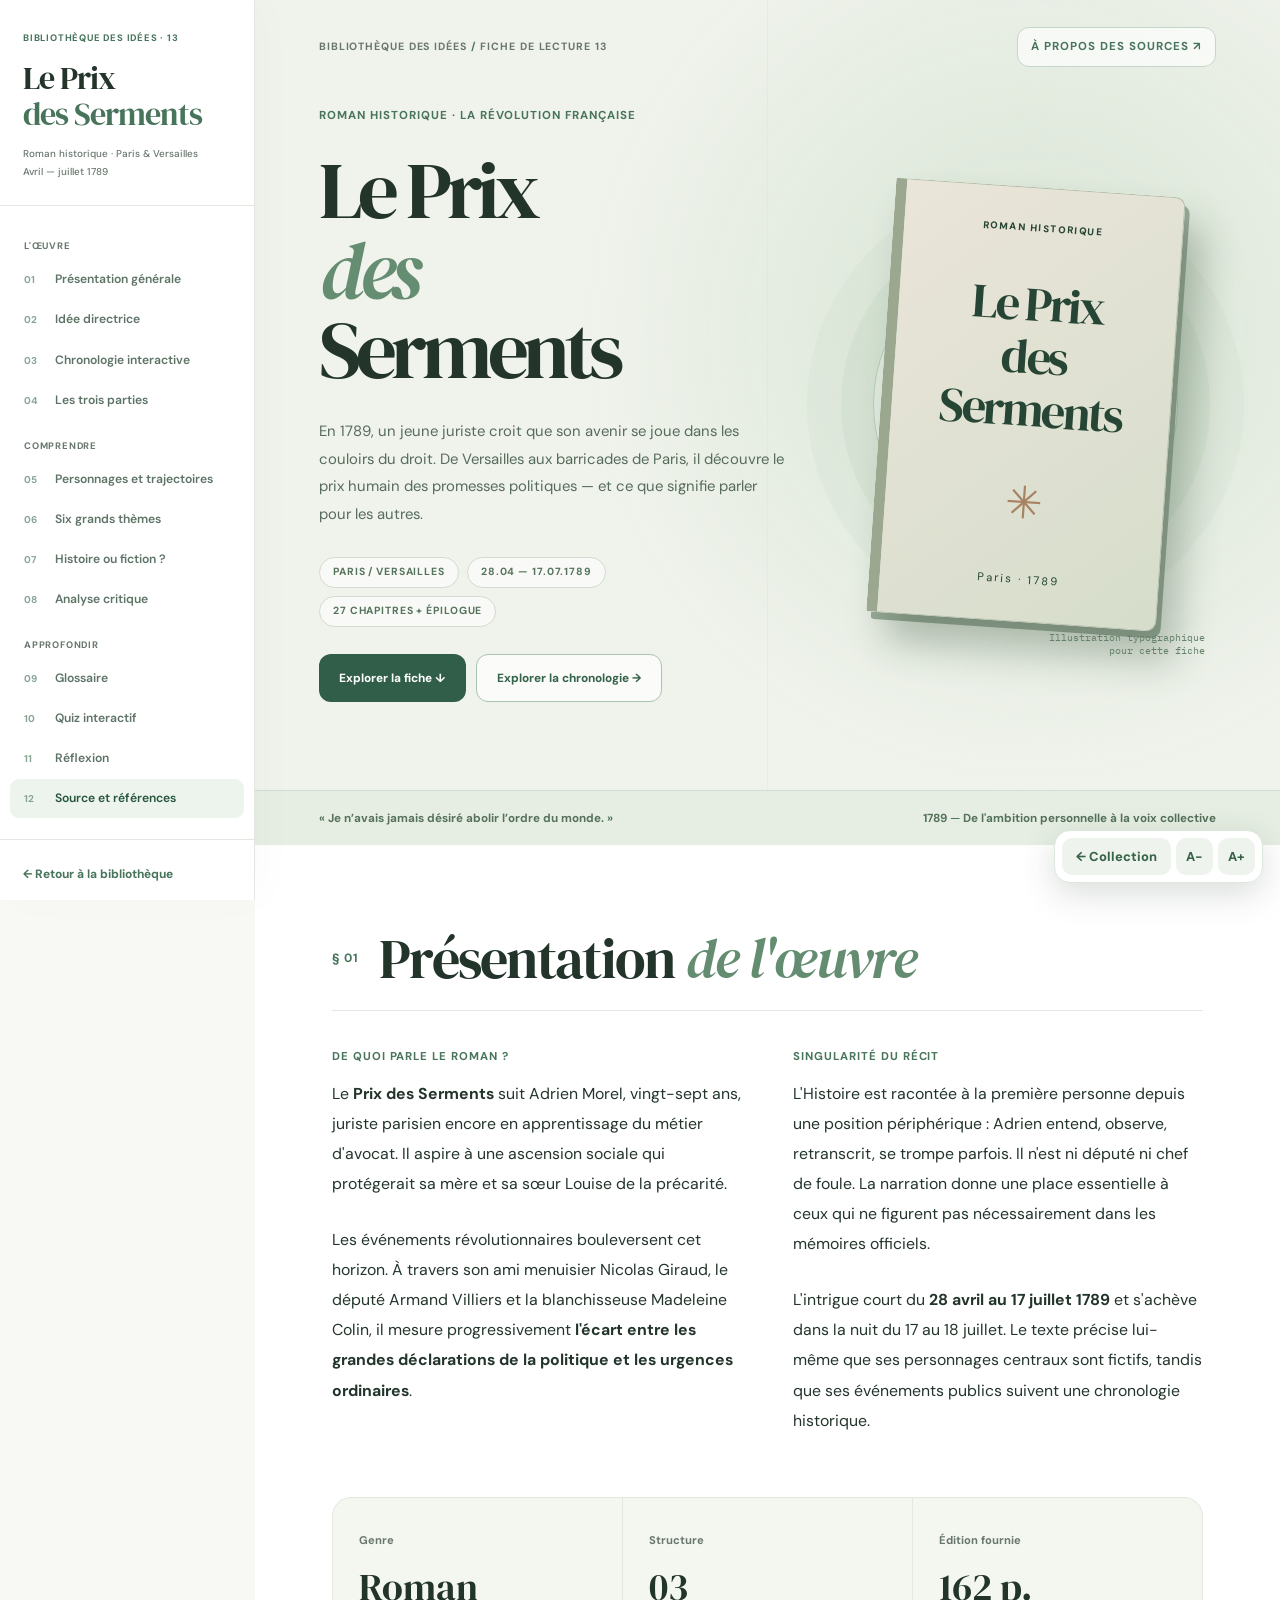
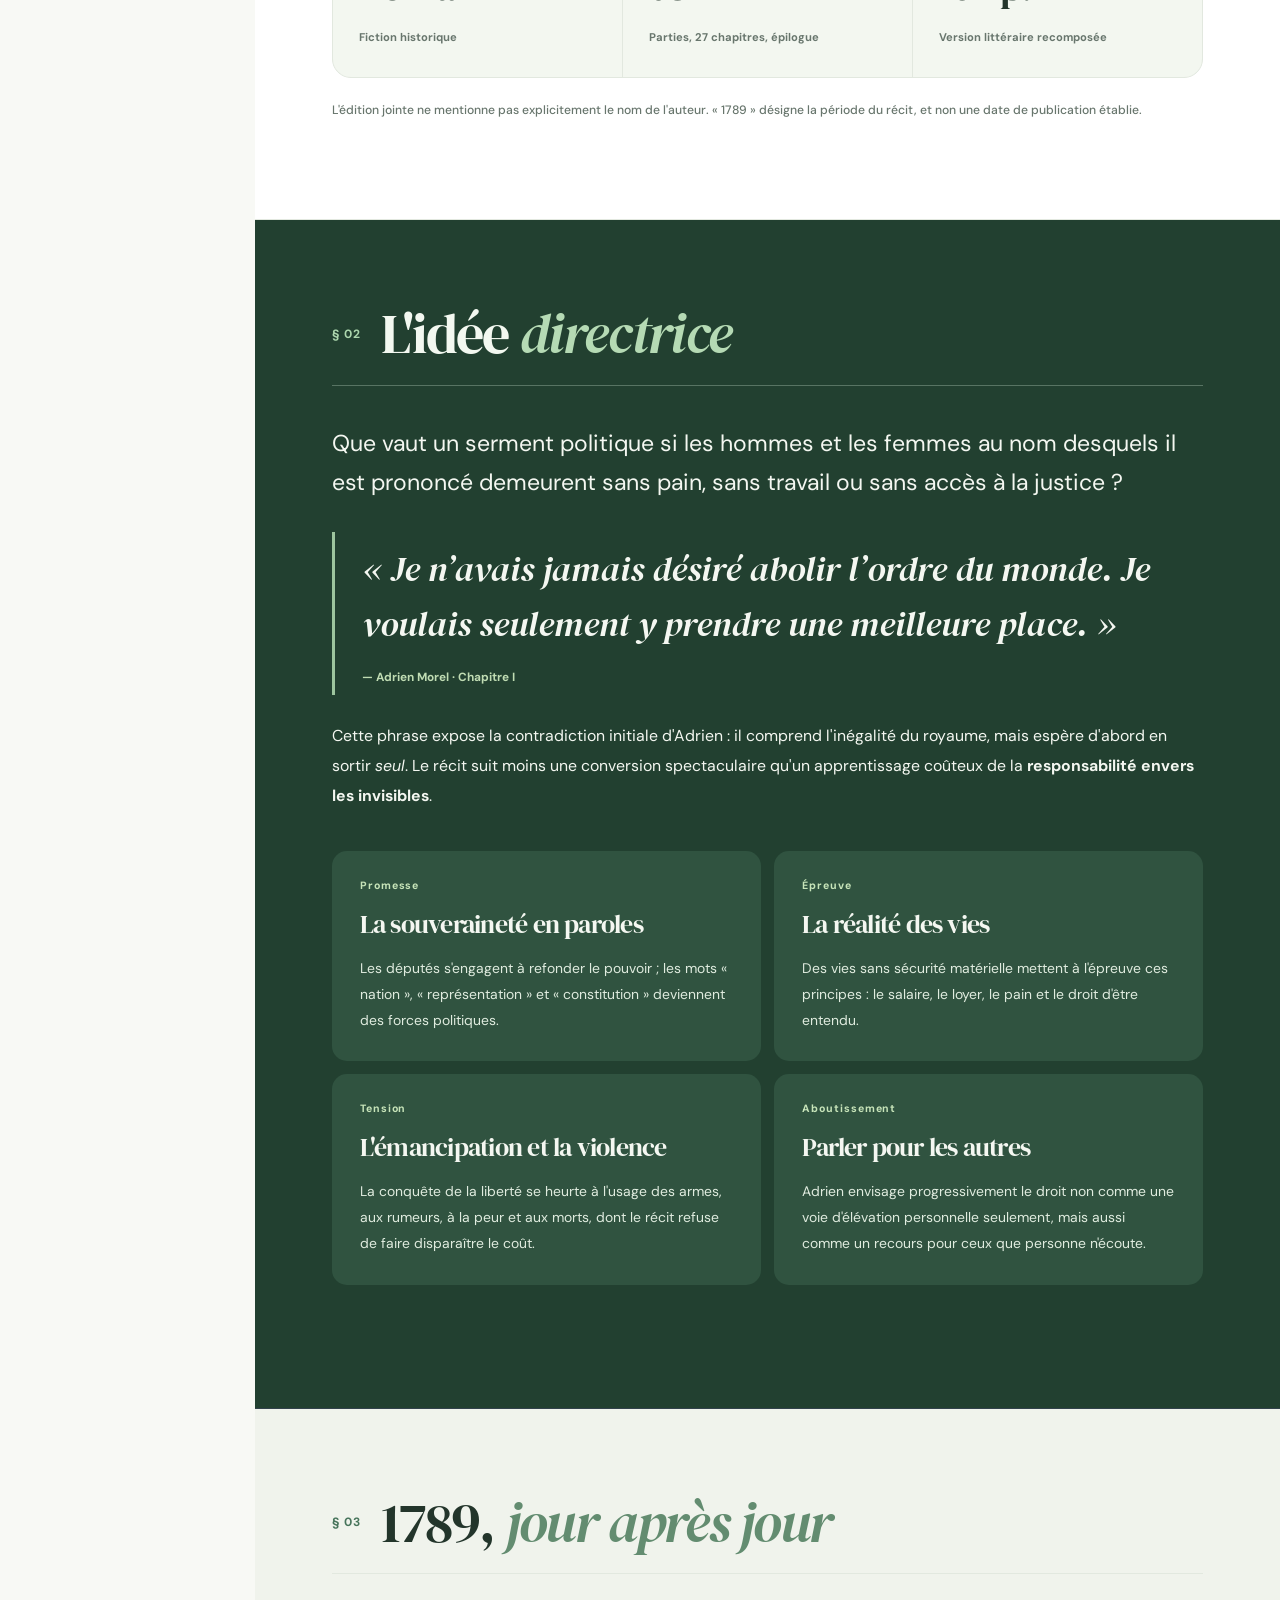
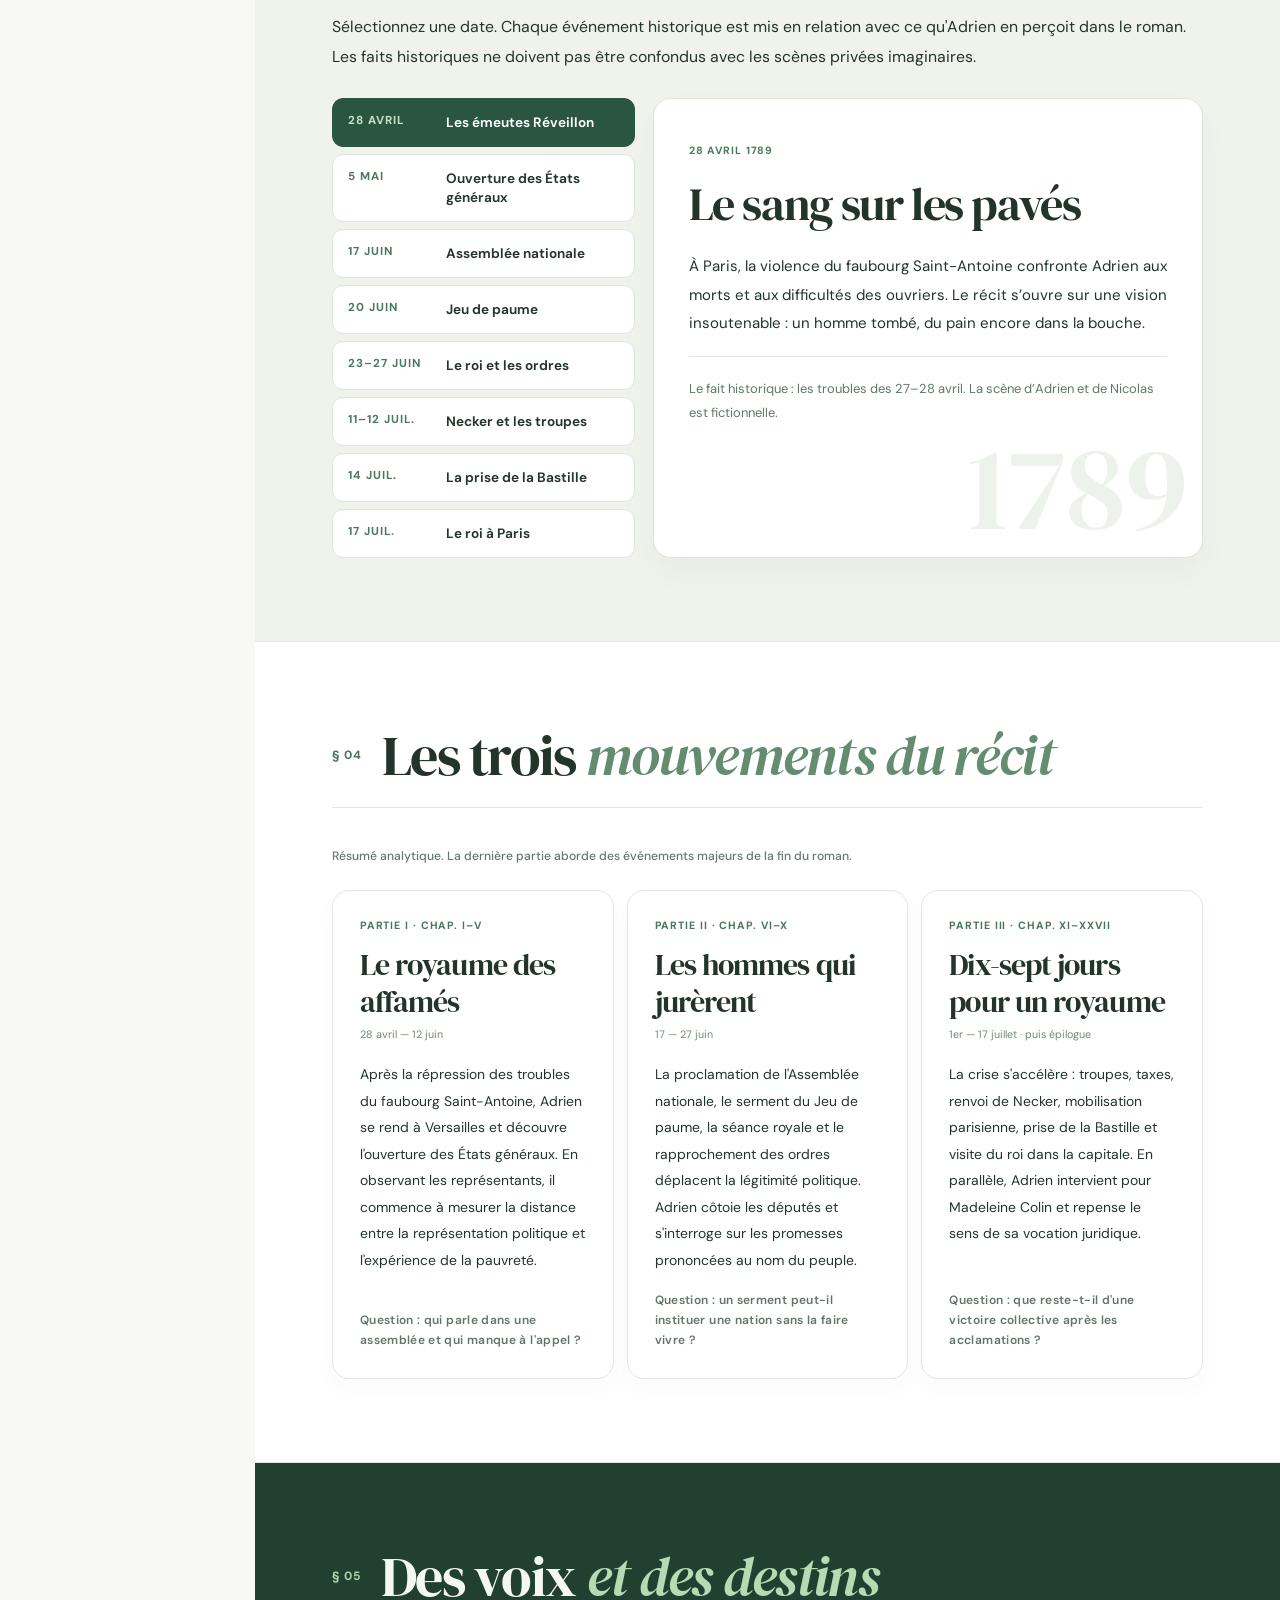
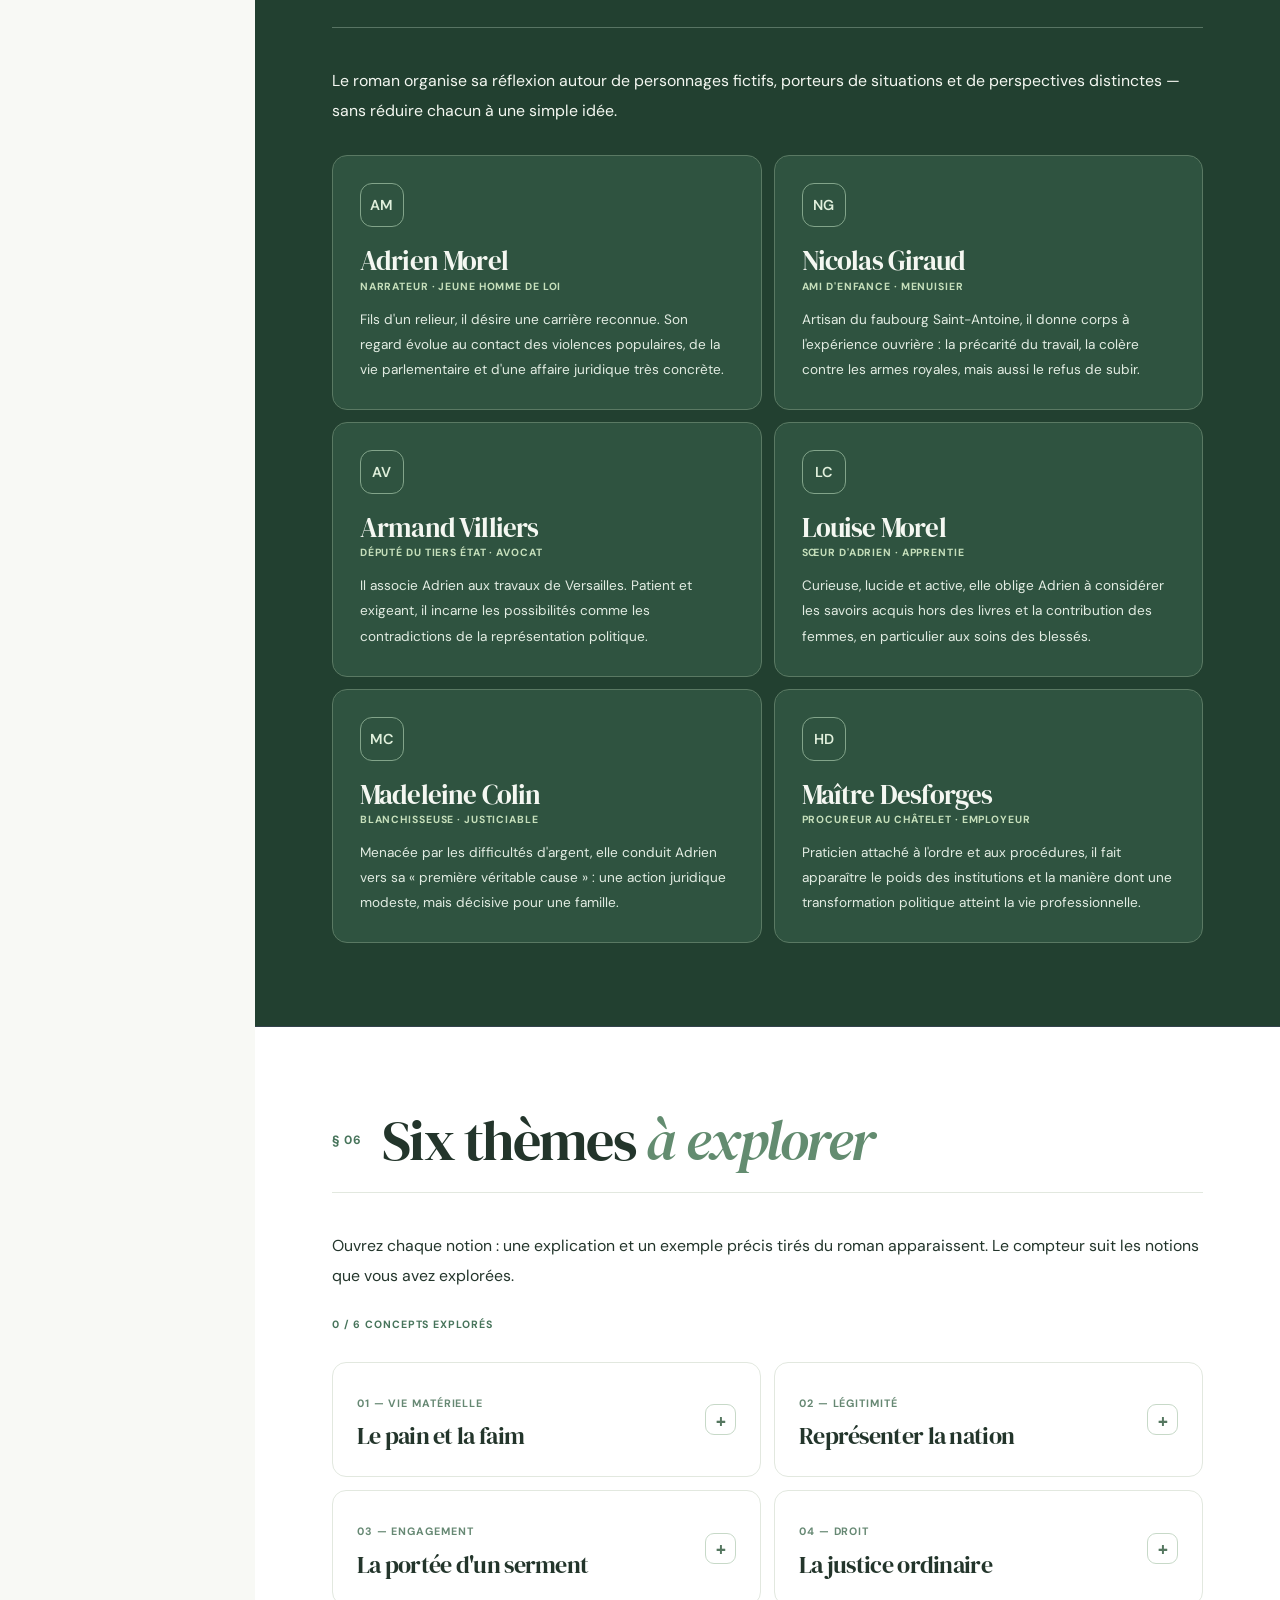
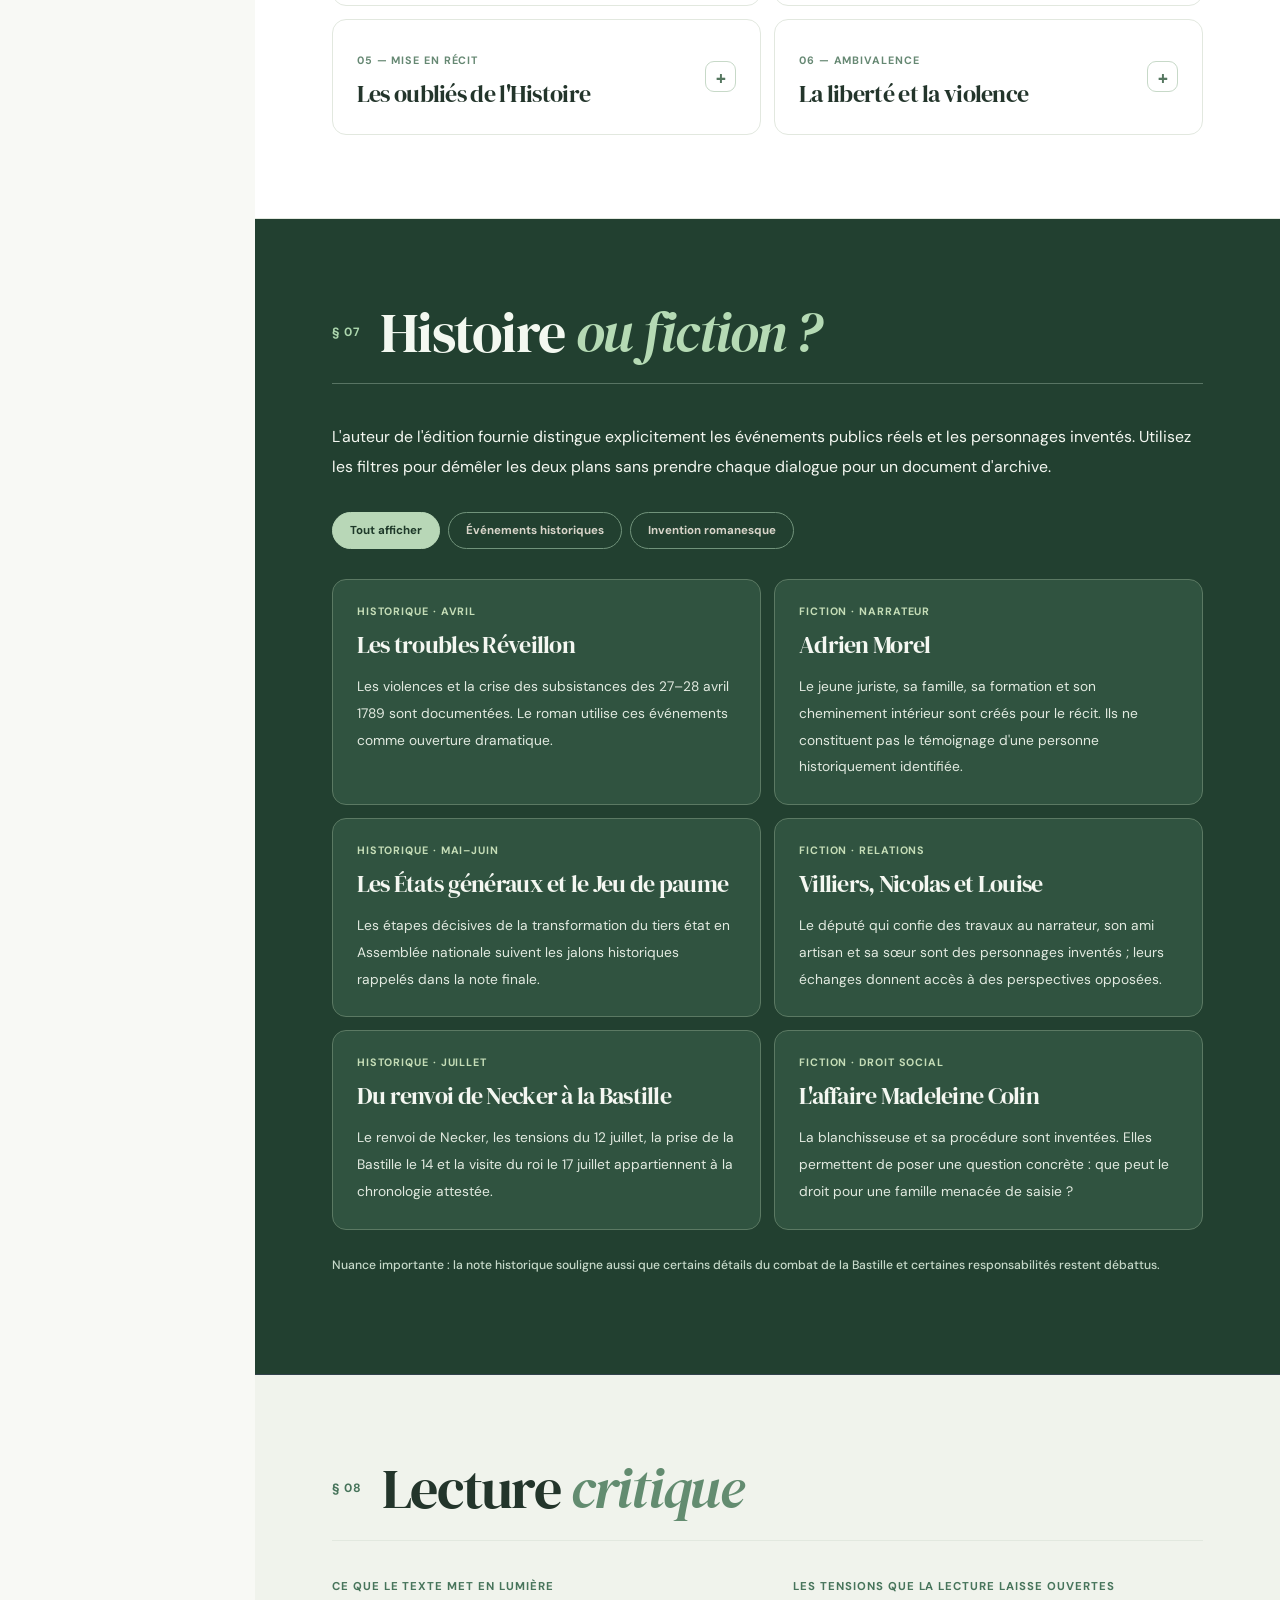
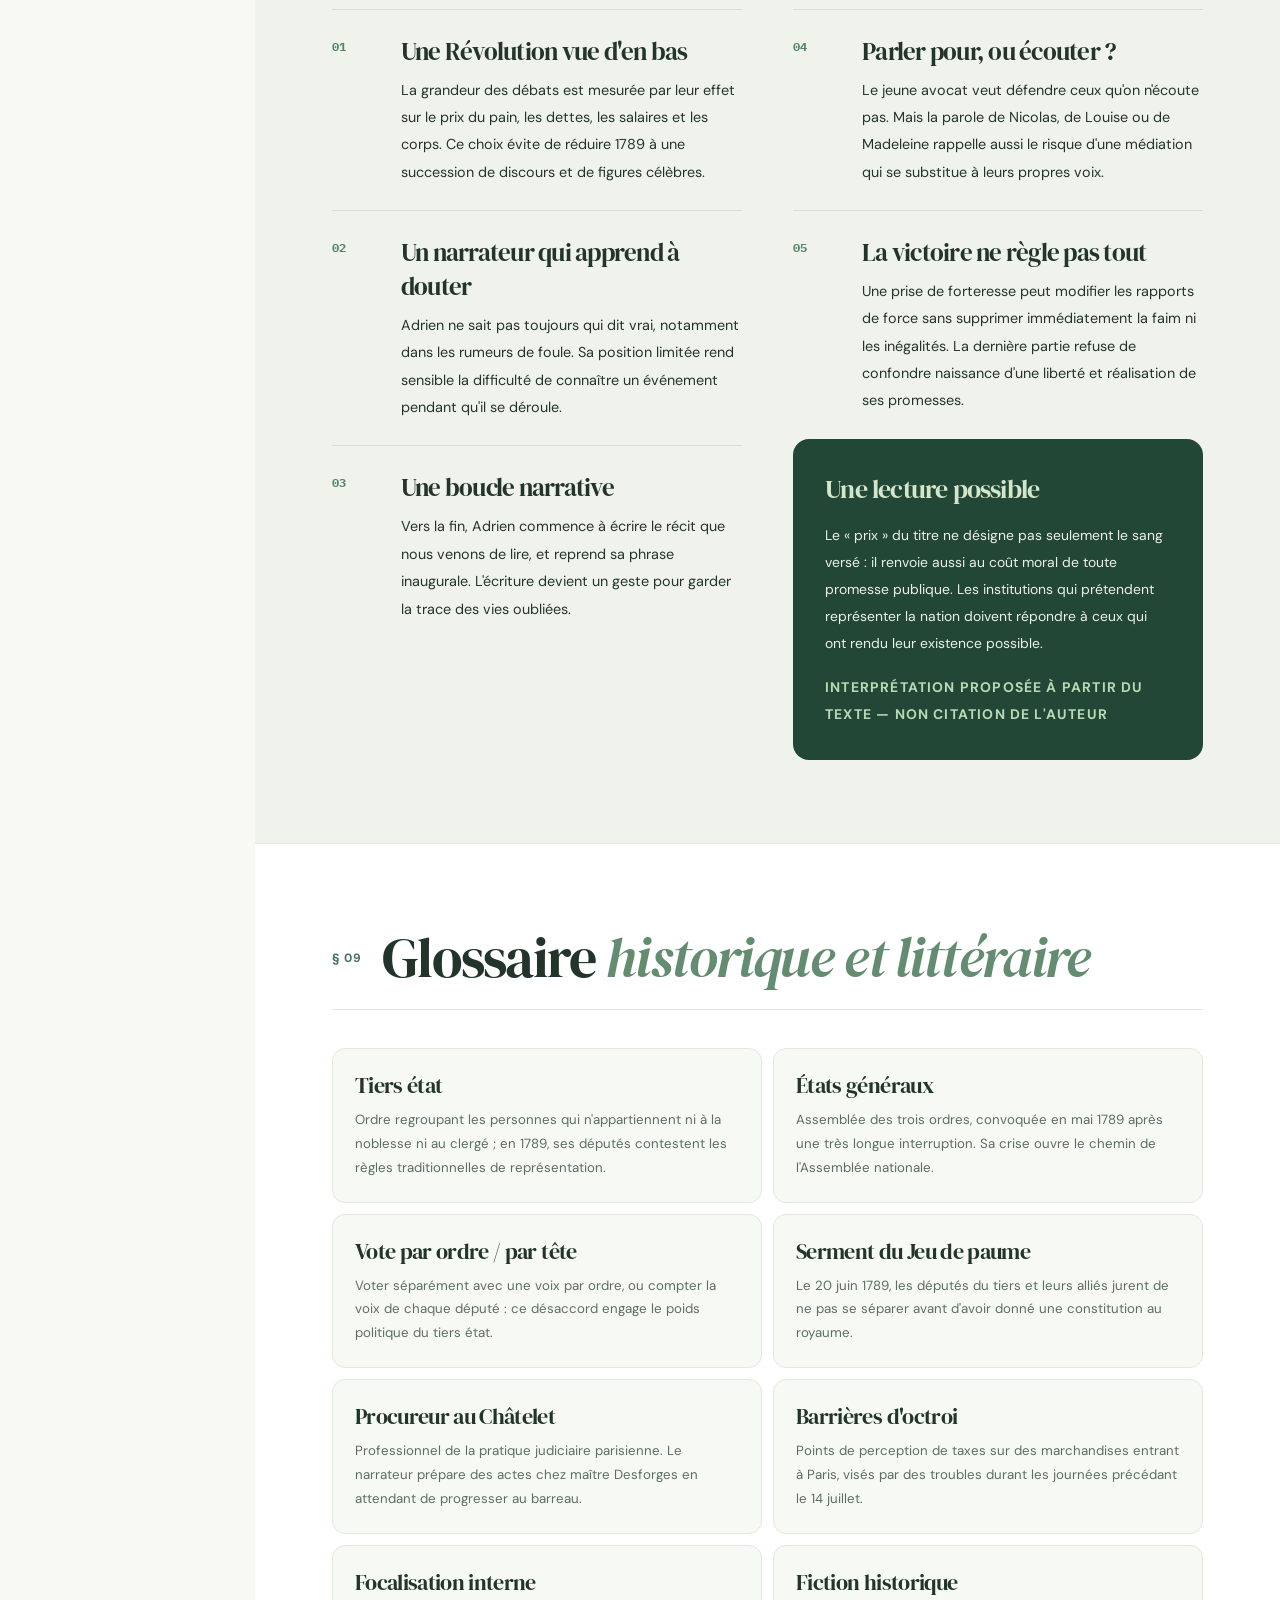
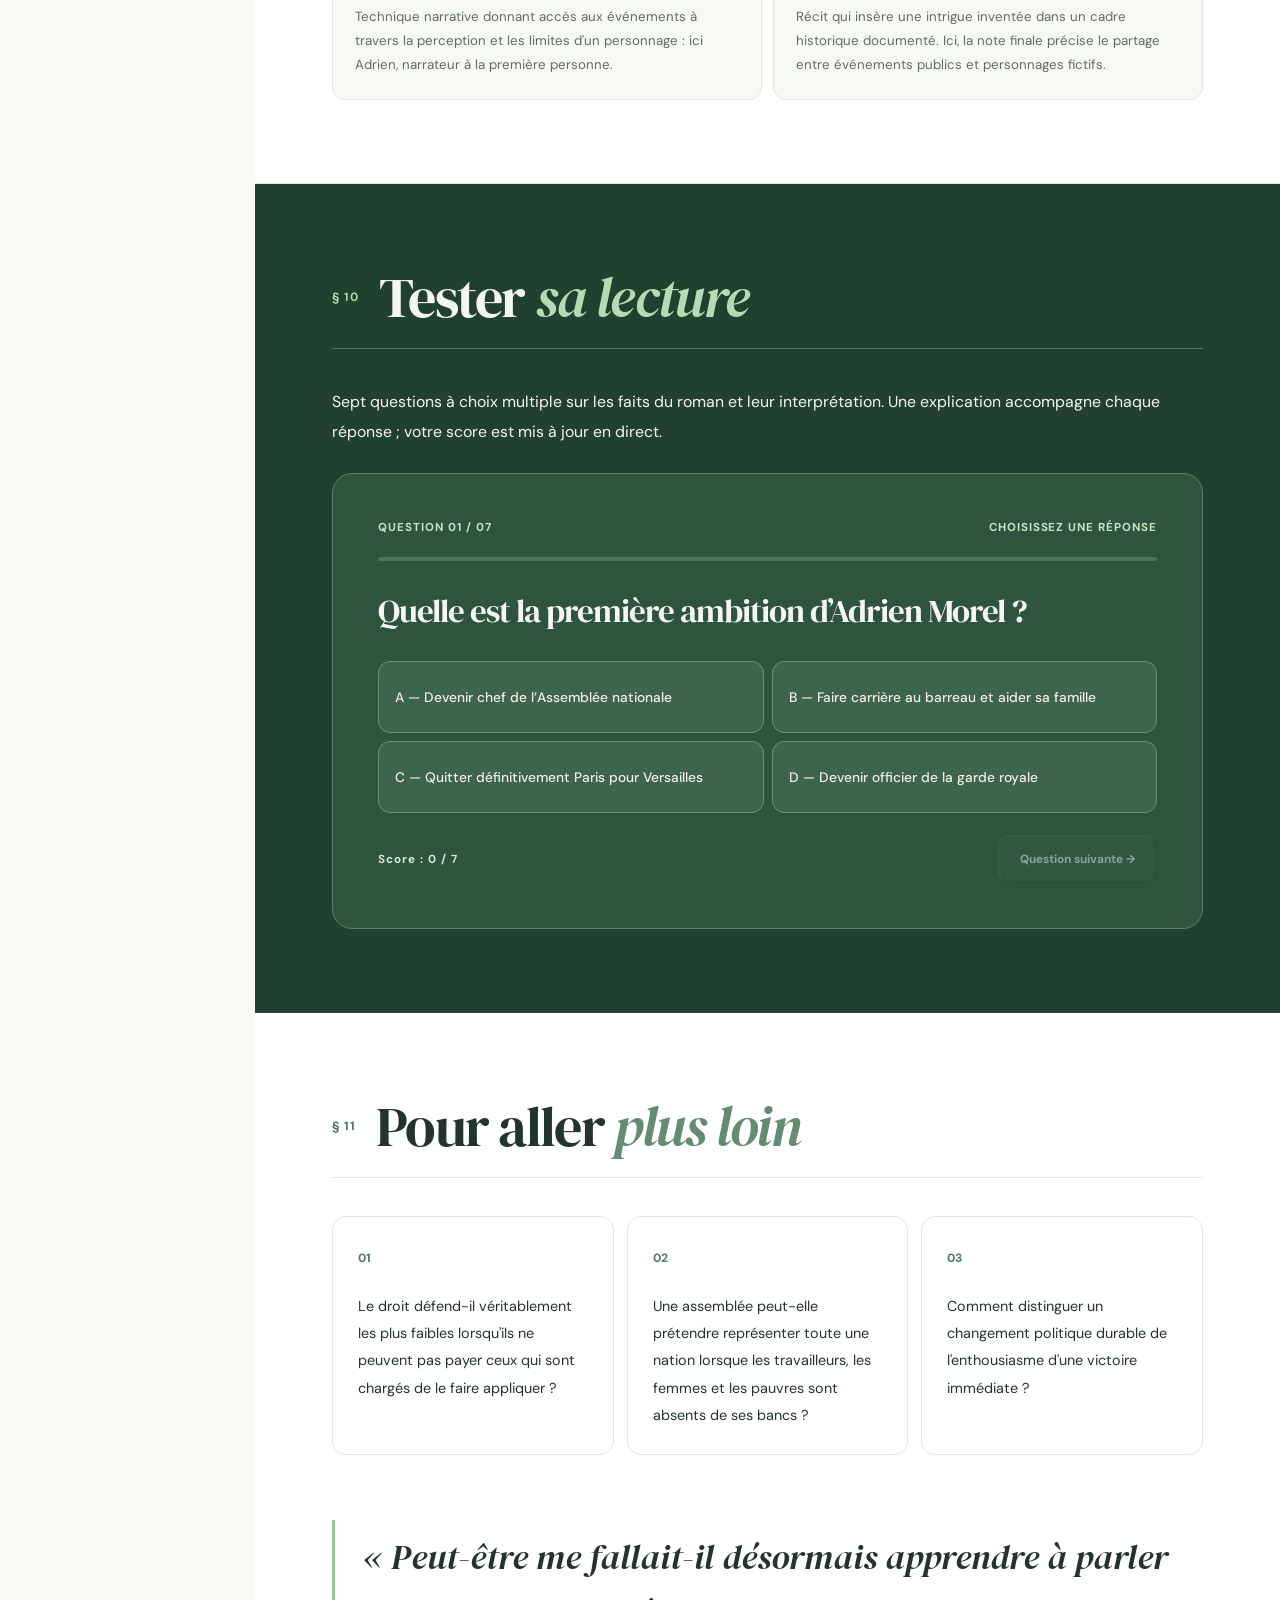
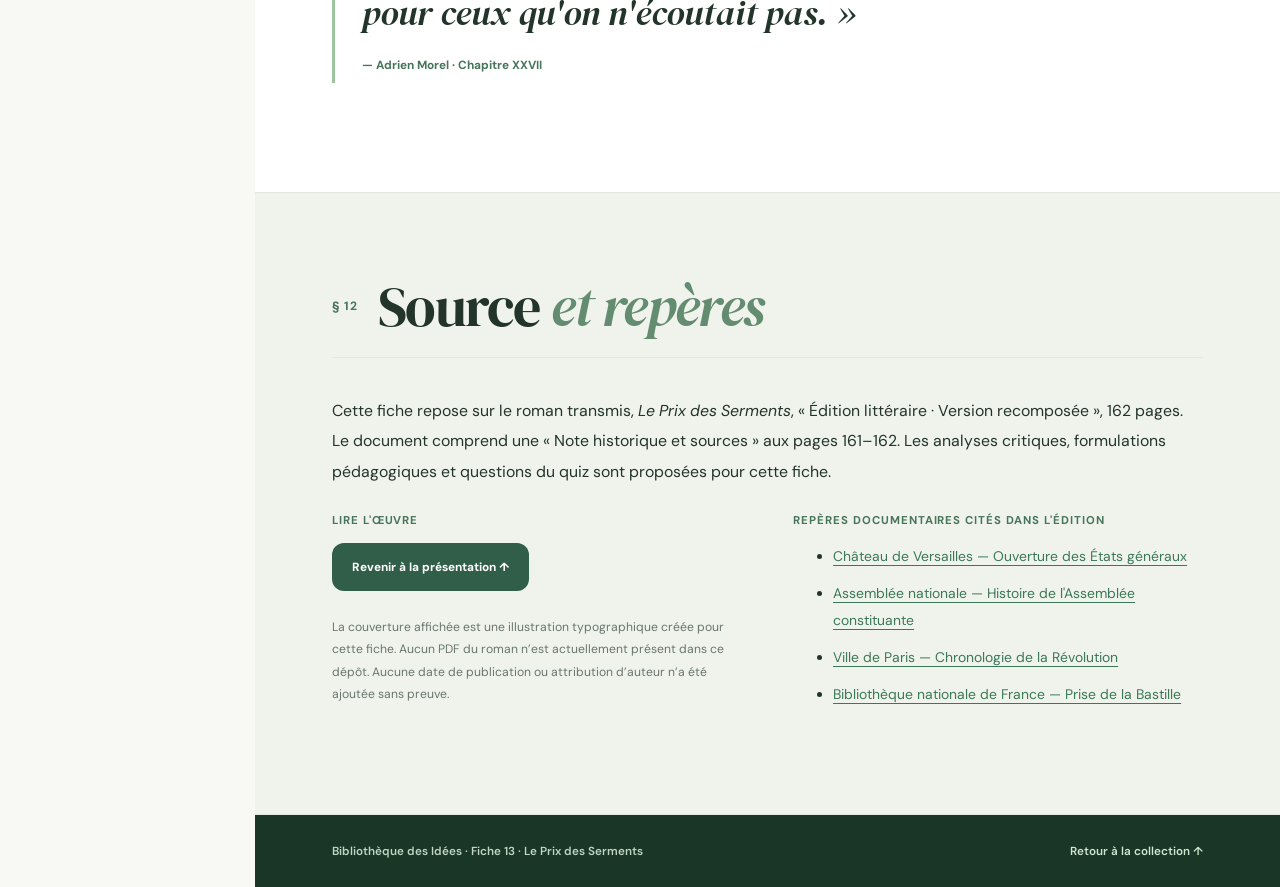
<file: le-prix-des-serments.html>
<!DOCTYPE html>
<html lang="fr">
<head>
<meta charset="UTF-8">
<meta name="viewport" content="width=device-width, initial-scale=1.0">
<meta name="description" content="Fiche de lecture interactive du roman historique Le Prix des Serments : résumé, contexte de 1789, personnages, thèmes, chronologie, critique, glossaire et quiz.">
<meta name="theme-color" content="#142331">
<title>Le Prix des Serments — Fiche de lecture interactive</title>
<link rel="preconnect" href="https://fonts.googleapis.com">
<link rel="preconnect" href="https://fonts.gstatic.com" crossorigin>
<link href="https://fonts.googleapis.com/css2?family=Libre+Baskerville:ital,wght@0,400;0,700;1,400&family=Barlow+Condensed:wght@300;400;500;600;700;800;900&family=IBM+Plex+Mono:wght@300;400;500;600&display=swap" rel="stylesheet">
<style>
/* Bibliothèque des Idées — fiche 13, d'après l'édition littéraire fournie */
:root{--paper:#f1eadf;--paper2:#e8dece;--paper3:#f8f4eb;--ink:#1a252b;--muted:#776f66;--navy:#142331;--navy2:#1c3342;--gold:#b6945f;--gold-dark:#815f2f;--red:#aa453b;--line:#d6cab6;--sidebar:268px}
*,*::before,*::after{box-sizing:border-box}
html{scroll-behavior:smooth;scroll-padding-top:24px}
body{margin:0;background:var(--paper);color:var(--ink);font:16px/1.82 'Libre Baskerville',Georgia,serif}
button,a{font:inherit}button{cursor:pointer}a{color:inherit}a:focus-visible,button:focus-visible{outline:2px solid var(--red);outline-offset:4px}
::selection{background:#d8ad70;color:#152634}
#progress{position:fixed;z-index:300;left:0;top:0;width:0;height:3px;background:var(--red);transition:width .1s linear}
.mono{font:500 .66rem/1.6 'IBM Plex Mono',monospace;text-transform:uppercase;letter-spacing:.13em}
.display{font-family:'Barlow Condensed',sans-serif;font-weight:800;text-transform:uppercase;letter-spacing:-.025em}
.serif{font-family:'Libre Baskerville',Georgia,serif}
/* Sidebar */
.side{position:fixed;inset:0 auto 0 0;width:var(--sidebar);background:#11202b;color:#e9e0d3;z-index:120;display:flex;flex-direction:column;overflow:auto;border-right:1px solid #3c4143;scrollbar-width:thin;scrollbar-color:#697171 transparent}
.side-brand{padding:33px 27px 24px;border-bottom:1px solid #344451}
.side-kicker{color:var(--gold);display:block;margin-bottom:15px}
.side-name{font-family:'Barlow Condensed',sans-serif;font-size:2.5rem;font-weight:700;line-height:.95;letter-spacing:-.02em;text-transform:uppercase}
.side-name em{font-weight:300;color:var(--gold);font-style:normal}
.side-edition{color:#9c9e99;margin-top:12px;font-size:.6rem;line-height:1.8}
.side-nav{padding:18px 0 16px;flex:1}
.nav-heading{padding:15px 27px 7px;font:500 .56rem 'IBM Plex Mono',monospace;letter-spacing:.2em;text-transform:uppercase;color:var(--gold)}
.side-nav a{display:flex;align-items:center;gap:12px;text-decoration:none;padding:10px 27px;color:#a9b2b4;font:400 .87rem 'Barlow Condensed',sans-serif;letter-spacing:.055em;transition:background .2s,color .2s;border-left:2px solid transparent}
.side-nav a:hover,.side-nav a.active{background:#213540;color:#fff;border-left-color:var(--gold)}
.side-nav a .num{font:.58rem 'IBM Plex Mono',monospace;color:#967d5a;min-width:19px}
.side-bottom{border-top:1px solid #344451;padding:18px 27px 22px}
.side-bottom a{color:var(--gold);display:inline-flex;text-decoration:none;gap:8px;font:.62rem 'IBM Plex Mono',monospace;letter-spacing:.09em}
.side-bottom a:hover{text-decoration:underline}
.side-bottom .side-count{color:#9caaa9;margin-top:16px;font-size:.62rem}
.mobile-header{display:none}
main{margin-left:var(--sidebar);min-width:0}
/* hero */
.hero{min-height:94vh;display:flex;flex-direction:column;background:var(--navy);color:#f4eee3;position:relative;overflow:hidden}
.hero::before{content:'';position:absolute;inset:0;pointer-events:none;background:linear-gradient(90deg,transparent 49.95%,rgba(197,169,111,.08) 50%,transparent 50.05%),repeating-linear-gradient(0deg,transparent 0 69px,rgba(197,169,111,.042) 70px 71px),radial-gradient(ellipse 70% 90% at 75% 40%,#284352 0%,transparent 72%)}
.hero-top{display:flex;align-items:center;justify-content:space-between;gap:20px;padding:30px max(4vw,30px) 12px;position:relative}
.topcrumb{color:#c2b5a0}.topcrumb span{color:var(--gold)}
.top-download{border:1px solid #7f745f;padding:10px 13px;text-decoration:none;color:#e1d3ba;transition:background .2s;white-space:nowrap}
.top-download:hover{background:#273f50}
.hero-main{flex:1;display:grid;grid-template-columns:minmax(0,1.05fr) minmax(220px,.75fr);align-items:center;gap:5%;padding:36px max(4vw,30px) 74px;position:relative}
.hero-kicker{color:var(--gold);margin-bottom:32px}
.hero h1{font-family:'Barlow Condensed',sans-serif;font-size:clamp(4.2rem,7.3vw,6.8rem);font-weight:800;line-height:.82;letter-spacing:-.055em;text-transform:uppercase;margin:0;max-width:780px}
.hero h1 span{display:block;color:#e9e1d3}
.hero h1 .accent{color:var(--gold);font-weight:300;font-style:italic}
.hero-lead{font-size:clamp(.93rem,1.15vw,1.15rem);line-height:1.95;color:#d0cabe;max-width:590px;margin:34px 0 28px}
.hero-meta{display:flex;flex-wrap:wrap;gap:8px;margin-bottom:27px}
.hero-meta span{border:1px solid #455260;padding:6px 10px;color:#cdbb9d}
.hero-buttons{display:flex;flex-wrap:wrap;gap:10px}
.btn{display:inline-flex;gap:12px;align-items:center;justify-content:center;font:600 .72rem 'IBM Plex Mono',monospace;letter-spacing:.06em;text-decoration:none;text-transform:uppercase;min-height:46px;padding:12px 18px;transition:transform .2s,background .2s}
.btn:hover{transform:translateY(-2px)}.btn-primary{background:var(--gold);color:var(--navy)}.btn-primary:hover{background:#cfad77}.btn-ghost{border:1px solid #7e887f;color:#e8dbc4}
.book-art{position:relative;display:grid;place-items:center;min-width:0}.book-art::before{content:'';position:absolute;width:80%;aspect-ratio:1;border:1px solid rgba(204,165,101,.22);border-radius:50%;box-shadow:0 0 0 34px rgba(204,165,101,.027),0 0 0 72px rgba(204,165,101,.025)}
.book-cover{display:block;width:min(72%,300px);height:auto;max-height:62vh;object-fit:contain;box-shadow:25px 28px 56px #030a0c99,7px 8px 0 #07131d;transform:rotate(3deg);position:relative;border:1px solid rgba(192,161,113,.5)}
.book-annotation{position:absolute;right:2%;bottom:-35px;color:#bcb7a4;font:400 .56rem 'IBM Plex Mono',monospace;text-transform:uppercase;letter-spacing:.12em;text-align:right}
.hero-bottom{position:relative;border-top:1px solid #3a4c53;display:flex;align-items:center;justify-content:space-between;gap:15px;padding:18px max(4vw,30px);color:#b5a991}
.hero-bottom b{color:var(--gold);font-weight:500}
/* common sections */
.sec{padding:87px clamp(28px,6vw,100px);scroll-margin-top:10px;border-bottom:1px solid var(--line)}
.sec.light{background:var(--paper3)}.sec.tint{background:var(--paper2)}.sec.dark{background:var(--navy);color:#f2ece2;border-bottom-color:#32424b}
.section-top{display:flex;align-items:baseline;gap:20px;border-bottom:1px solid var(--line);padding-bottom:20px;margin-bottom:37px}
.dark .section-top{border-color:#48535a}
.section-number{color:var(--red);white-space:nowrap}.dark .section-number{color:var(--gold)}
h2.section-title{font:800 clamp(2.7rem,5.1vw,5rem)/.95 'Barlow Condensed',sans-serif;letter-spacing:-.035em;text-transform:uppercase;margin:0;flex:1}
h2.section-title em{font-family:Georgia,serif;font-weight:400;font-size:.7em;letter-spacing:-.05em;text-transform:none;color:var(--red)}.dark h2.section-title em{color:var(--gold)}
.intro{font-size:1.03rem;max-width:880px;margin:0 0 26px;line-height:2}
.lead-strong{font-size:clamp(1.15rem,1.8vw,1.45rem);line-height:1.85;max-width:900px;margin-bottom:30px}
p{margin:0 0 1.2em}strong{font-weight:700}em{font-style:italic}
.section-footnote{font:.65rem/1.8 'IBM Plex Mono',monospace;color:var(--muted)}.dark .section-footnote{color:#b6b5af}
.two-col{display:grid;grid-template-columns:1fr 1fr;gap:clamp(25px,4vw,65px)}
.three-col{display:grid;grid-template-columns:repeat(3,1fr);gap:13px}
.pretitle{font:700 .65rem 'IBM Plex Mono',monospace;letter-spacing:.16em;text-transform:uppercase;color:var(--red);margin-bottom:15px}
.dark .pretitle{color:var(--gold)}
/* overview and thesis */
.factrow{display:grid;grid-template-columns:repeat(3,minmax(0,1fr));gap:1px;background:var(--line);border:1px solid var(--line);margin-top:35px}
.fact{padding:25px 23px;background:#f2eadc}.fact strong{display:block;font:700 clamp(1.7rem,3vw,2.8rem)/1 'Barlow Condensed',sans-serif;color:var(--navy);margin:8px 0}.fact span{color:var(--muted)}
.bigquote{font:400 italic clamp(1.45rem,3vw,2.5rem)/1.65 'Libre Baskerville',serif;border-left:3px solid var(--gold);padding:10px 0 10px 25px;max-width:850px;margin:26px 0}.quote-attr{font:.66rem 'IBM Plex Mono',monospace;color:var(--gold);font-style:normal;letter-spacing:.1em;display:block;margin-top:16px}
.thesis-grid{display:grid;grid-template-columns:1fr 1fr;gap:2px;margin:40px 0}.thesis-block{padding:28px;background:#1e3545;min-height:165px}.thesis-block .eyebrow{font:600 .61rem 'IBM Plex Mono',monospace;letter-spacing:.13em;color:var(--gold)}.thesis-block h3{font:700 1.55rem 'Barlow Condensed',sans-serif;text-transform:uppercase;letter-spacing:.01em;margin:12px 0}.thesis-block p{font-size:.87rem;color:#d5d2c8;margin:0;line-height:1.9}
/* timeline */
.timeline-shell{display:grid;grid-template-columns:minmax(200px,.55fr) 1fr;gap:30px;margin-top:25px}
.timeline-list{display:flex;flex-direction:column;gap:1px;align-self:start;background:#d3c7b6}
.timeline-btn{text-align:left;border:0;padding:16px 18px;background:#f5eee3;display:grid;grid-template-columns:88px 1fr;gap:10px;align-items:start;color:var(--ink);transition:background .2s}
.timeline-btn:hover{background:#e7dbc7}.timeline-btn[aria-pressed="true"]{background:var(--navy);color:#fff}
.timeline-date{color:var(--red);font:700 .76rem 'IBM Plex Mono',monospace}.timeline-btn[aria-pressed="true"] .timeline-date{color:var(--gold)}
.timeline-name{font:700 .94rem/1.15 'Barlow Condensed',sans-serif;text-transform:uppercase;letter-spacing:.025em}
.timeline-detail{position:relative;border:1px solid #c2b7a5;min-height:390px;padding:30px 35px;background:#e9dfcf}
.timeline-detail::after{content:'1789';position:absolute;right:14px;bottom:-24px;font:800 8rem/.8 'Barlow Condensed',sans-serif;color:#d5c8b3;z-index:0;pointer-events:none}
.timeline-detail > *{position:relative;z-index:1}
#event-date{color:var(--red)}#event-title{font:800 clamp(2rem,3.7vw,3.4rem)/.98 'Barlow Condensed',sans-serif;text-transform:uppercase;margin:15px 0 23px}#event-body{font-size:.92rem;line-height:2;max-width:570px}#event-angle{border-top:1px solid #c9bba7;padding-top:20px;color:#756b60;font-size:.82rem;line-height:1.85}
/* narrative */
.part-card{border:1px solid #d6cab6;padding:28px;background:#fffaf0;position:relative;display:flex;flex-direction:column}.part-card .part-num{color:var(--red)}.part-card h3{font:800 2rem/1 'Barlow Condensed',sans-serif;text-transform:uppercase;margin:13px 0 7px}.part-card .part-period{font:.61rem 'IBM Plex Mono',monospace;color:var(--gold-dark);margin-bottom:20px}.part-card p{font-size:.88rem;line-height:1.9;flex:1}.part-card small{font:.62rem 'IBM Plex Mono',monospace;color:var(--muted);letter-spacing:.03em;line-height:1.7}
/* character profiles */
.characters{display:grid;grid-template-columns:repeat(2,1fr);gap:2px;background:#3a4e5d;margin-top:29px}
.character{padding:27px;background:#193142;min-height:220px}.character .monogram{display:grid;place-items:center;border:1px solid #75674c;color:var(--gold);font:500 1.2rem 'IBM Plex Mono',monospace;width:47px;height:47px;margin-bottom:20px}
.character h3{font:800 1.8rem/1 'Barlow Condensed',sans-serif;text-transform:uppercase;margin:0 0 5px}.character .role{font:.58rem 'IBM Plex Mono',monospace;color:var(--gold);letter-spacing:.12em;text-transform:uppercase}.character p{font-size:.84rem;color:#d5d6d2;line-height:1.85;margin-top:14px;margin-bottom:0}
/* revealable concept cards */
.concepts{display:grid;grid-template-columns:repeat(2,1fr);gap:13px;margin-top:28px}
.concept{border:1px solid #cebfaa;background:#fdf8ed;min-width:0}
.concept-toggle{display:flex;align-items:center;justify-content:space-between;gap:15px;width:100%;border:0;background:none;text-align:left;color:var(--ink);padding:25px 24px}.concept-toggle:hover{background:#f2e8d7}.concept-toggle h3{font:800 1.45rem 'Barlow Condensed',sans-serif;text-transform:uppercase;margin:4px 0 0}.concept-toggle .index{color:var(--red)}
.plus{display:grid;place-items:center;flex-shrink:0;width:31px;height:31px;border:1px solid #b1a38e;color:var(--red);font:600 1.4rem 'Barlow Condensed',sans-serif}
.concept-toggle[aria-expanded="true"] .plus{background:var(--red);color:#fff;border-color:var(--red)}
.concept-panel{padding:0 24px 24px;font-size:.86rem;line-height:1.95;border-top:1px solid #dfd1bd}.concept-panel p{padding-top:17px;margin-bottom:0}.concept-panel .example{color:var(--gold-dark);font-style:italic;margin-top:13px}
/* historic versus fiction */
.filters{display:flex;gap:6px;flex-wrap:wrap;margin:30px 0}.filter{border:1px solid #51626d;padding:10px 15px;background:transparent;color:#d9d5ca;font:600 .65rem 'IBM Plex Mono',monospace;text-transform:uppercase;letter-spacing:.06em}.filter[aria-pressed="true"]{background:var(--gold);border-color:var(--gold);color:var(--navy)}
.evidence-grid{display:grid;grid-template-columns:repeat(2,1fr);gap:12px}
.evidence{border:1px solid #435865;background:#1e3443;padding:24px}.evidence .tag{font:.58rem 'IBM Plex Mono',monospace;letter-spacing:.12em;text-transform:uppercase;color:var(--gold)}.evidence h3{font:700 1.4rem 'Barlow Condensed',sans-serif;text-transform:uppercase;margin:13px 0}.evidence p{font-size:.83rem;line-height:1.95;color:#d6d8d3;margin:0}.evidence[hidden]{display:none}
/* critical */
.argument{border-top:1px solid #c9bba5;padding:24px 0;display:grid;grid-template-columns:52px 1fr;gap:17px}.argument .n{font:700 .72rem 'IBM Plex Mono',monospace;color:var(--red);padding-top:5px}.argument h3{font:800 1.55rem 'Barlow Condensed',sans-serif;text-transform:uppercase;margin:0 0 9px}.argument p{font-size:.88rem;line-height:1.9;margin:0}.balance{padding:32px;background:var(--navy);color:#f6efe5}.balance h3{font:800 1.8rem 'Barlow Condensed',sans-serif;text-transform:uppercase;margin:0 0 15px;color:var(--gold)}.balance p{font-size:.87rem;line-height:1.95;color:#e4dfd7}
/* glossary */
.gloss{display:grid;grid-template-columns:repeat(2,1fr);gap:1px;background:#c9baa5;border:1px solid #c9baa5}
.term{padding:22px 23px;background:#f9f2e6}.term h3{font:800 1.23rem 'Barlow Condensed',sans-serif;text-transform:uppercase;margin:0 0 8px}.term p{font-size:.81rem;line-height:1.8;color:#594e43;margin:0}
/* quiz */
.quizbox{background:#182f3e;border:1px solid #465962;padding:clamp(24px,4vw,45px);max-width:900px}
.quizbar{height:4px;background:#344d5d;margin:19px 0 28px;overflow:hidden}.quizfill{width:0;height:100%;background:var(--gold);transition:width .3s}
.quiztop{display:flex;justify-content:space-between;gap:15px;color:var(--gold)}
#question{font:700 clamp(1.35rem,2.7vw,2rem)/1.35 'Barlow Condensed',sans-serif;margin:20px 0 27px}
.answers{display:grid;grid-template-columns:repeat(2,1fr);gap:8px}
.answer{background:#223d4e;color:#f5efe4;border:1px solid #60707a;padding:14px 16px;min-height:90px;text-align:left;font:400 .84rem/1.65 'Libre Baskerville',serif;transition:background .2s,border-color .2s}
.answer:hover:not(:disabled){background:#2c5265;border-color:var(--gold)}.answer:disabled{cursor:default;opacity:.88}
.answer.correct{background:#2c5f51;border-color:#8bbb9b}.answer.wrong{background:#673a3a;border-color:#bb8e86}.answer:disabled:not(.correct):not(.wrong){opacity:.48}
.quiz-feedback{display:none;border-left:3px solid var(--gold);margin:20px 0;padding:12px 17px;font-size:.81rem;background:#294151;color:#f2eee5;line-height:1.85}.quiz-feedback.show{display:block}
.quizcontrols{display:flex;align-items:center;justify-content:space-between;gap:10px;margin-top:22px;flex-wrap:wrap}
.quizcontrols .btn:disabled{opacity:.45;cursor:not-allowed;transform:none}.quizscore{color:#d0c8b9;font:.65rem 'IBM Plex Mono',monospace}
.result{display:none}.result.show{display:block}.result h3{font:800 3rem 'Barlow Condensed',sans-serif;text-transform:uppercase;color:var(--gold);margin:8px 0 15px}.result p{max-width:590px}
/* questions + sources */
.questions{display:grid;grid-template-columns:repeat(3,1fr);gap:12px;counter-reset:reflection}.reflection{border:1px solid #d5c8b4;background:#fff9ee;padding:25px;counter-increment:reflection;min-height:220px}.reflection:before{content:'0' counter(reflection);font:600 .75rem 'IBM Plex Mono',monospace;color:var(--red)}.reflection p{font-size:.88rem;line-height:1.9;margin:21px 0 0}
.sources{font-size:.81rem;line-height:1.9}.sources a{color:var(--gold-dark);text-decoration-thickness:1px;text-underline-offset:4px;overflow-wrap:anywhere}.sources li{margin:11px 0}.source-note{font-size:.76rem;color:var(--muted);max-width:770px;margin:25px 0}
.page-footer{background:#0f202c;color:#adafa9;display:flex;align-items:center;justify-content:space-between;gap:20px;padding:28px 6vw;font:.61rem 'IBM Plex Mono',monospace;letter-spacing:.04em}.page-footer a{color:var(--gold);text-decoration:none}
.reveal{opacity:0;transform:translateY(16px);transition:opacity .55s,transform .55s}.reveal.visible{opacity:1;transform:none}
@media(max-width:1120px){:root{--sidebar:230px}.hero h1{font-size:clamp(4.0rem,7.3vw,6.5rem)}.sec{padding:72px 5vw}.book-cover{width:82%}.timeline-shell{grid-template-columns:1fr}.timeline-list{display:grid;grid-template-columns:repeat(2,1fr)}.timeline-btn{grid-template-columns:76px 1fr}}
@media(max-width:860px){:root{--sidebar:0px}.side{display:none}.mobile-header{display:flex;position:sticky;top:3px;z-index:125;align-items:center;justify-content:space-between;gap:14px;background:#102330;color:#f6ecdd;padding:13px 20px;border-bottom:1px solid #455460}.mobile-header .brand{font:700 1rem 'Barlow Condensed',sans-serif;letter-spacing:.05em;text-transform:uppercase}.mobile-header button{background:transparent;color:var(--gold);border:1px solid #8f826b;font:.65rem 'IBM Plex Mono',monospace;padding:7px 10px}.mobile-header .menu[hidden]{display:none}.mobile-header nav{position:absolute;left:0;right:0;top:100%;background:#17303d;padding:15px 20px;box-shadow:0 20px 30px #050b1099;display:grid;grid-template-columns:repeat(2,1fr);gap:4px}.mobile-header nav a{font:.82rem 'Barlow Condensed',sans-serif;color:#f6efe3;text-decoration:none;padding:8px;border-bottom:1px solid #41515c}.hero{min-height:0}.hero-main{padding-top:65px;padding-bottom:90px}}
@media(max-width:670px){.hero-main{grid-template-columns:1fr;gap:45px}.hero h1{font-size:clamp(3.6rem,14vw,5.8rem)}.book-art{max-width:390px;margin:20px auto 0;width:100%}.book-cover{width:60%;max-height:410px}.book-annotation{bottom:-32px}.hero-bottom{flex-direction:column;align-items:flex-start}.sec{padding:55px 23px}.section-top{gap:12px}.two-col,.three-col,.characters,.thesis-grid,.concepts,.evidence-grid,.gloss,.answers,.questions{grid-template-columns:1fr}.factrow{grid-template-columns:1fr}.fact{padding:17px 23px}.timeline-list{grid-template-columns:1fr}.timeline-btn{padding:13px 15px}.timeline-detail{padding:25px;min-height:350px}.timeline-detail::after{font-size:6rem}.top-download{display:none}.book-art::before{width:60%}.page-footer{flex-direction:column;align-items:flex-start}}
@media(prefers-reduced-motion:reduce){html{scroll-behavior:auto}*,*::before,*::after{animation:none!important;transition:none!important}.reveal{opacity:1;transform:none}}
</style>
<link rel="stylesheet" href="serments.css">
<noscript><style>.reveal{opacity:1!important;transform:none!important}</style></noscript>
</head>
<body>
<div id="progress" aria-hidden="true"></div>
<aside class="side" aria-label="Sommaire de la fiche">
  <div class="side-brand">
    <span class="side-kicker mono">Bibliothèque des idées · 13</span>
    <div class="side-name">Le Prix<br><em>des Serments</em></div>
    <div class="side-edition mono">Roman historique · Paris &amp; Versailles<br>Avril — juillet 1789</div>
  </div>
  <nav class="side-nav">
    <div class="nav-heading">L'œuvre</div>
    <a href="#presentation"><span class="num">01</span> Présentation générale</a>
    <a href="#these"><span class="num">02</span> Idée directrice</a>
    <a href="#chronologie"><span class="num">03</span> Chronologie interactive</a>
    <a href="#recit"><span class="num">04</span> Les trois parties</a>
    <div class="nav-heading">Comprendre</div>
    <a href="#personnages"><span class="num">05</span> Personnages et trajectoires</a>
    <a href="#themes"><span class="num">06</span> Six grands thèmes</a>
    <a href="#histoire-fiction"><span class="num">07</span> Histoire ou fiction ?</a>
    <a href="#analyse"><span class="num">08</span> Analyse critique</a>
    <div class="nav-heading">Approfondir</div>
    <a href="#glossaire"><span class="num">09</span> Glossaire</a>
    <a href="#quiz"><span class="num">10</span> Quiz interactif</a>
    <a href="#reflexion"><span class="num">11</span> Réflexion</a>
    <a href="#sources"><span class="num">12</span> Source et références</a>
  </nav>
  <div class="side-bottom"><a href="index.html">← Retour à la bibliothèque</a><div class="side-count mono" id="sideQuizScore">Quiz · 0/7 bonnes réponses</div></div>
</aside>
<header class="mobile-header"><span class="brand">Le Prix des Serments</span><button type="button" id="menuButton" aria-expanded="false" aria-controls="mobileMenu">☰ Sommaire</button><nav class="menu" id="mobileMenu" hidden aria-label="Sommaire mobile"><a href="#presentation">Présentation</a><a href="#these">Idée directrice</a><a href="#chronologie">Chronologie</a><a href="#recit">Résumé</a><a href="#personnages">Personnages</a><a href="#themes">Thèmes</a><a href="#histoire-fiction">Histoire / fiction</a><a href="#analyse">Analyse</a><a href="#glossaire">Glossaire</a><a href="#quiz">Quiz</a><a href="#reflexion">Réflexion</a><a href="#sources">Sources</a></nav></header>
<main>
  <header class="hero" id="haut">
    <div class="hero-top"><span class="topcrumb mono">Bibliothèque des Idées <span>/</span> Fiche de lecture 13</span><a class="top-download mono" href="#sources">À propos des sources ↗</a></div>
    <div class="hero-main">
      <div>
        <div class="hero-kicker mono">Roman historique · La Révolution française</div>
        <h1><span>Le Prix</span><span class="accent">des</span><span>Serments</span></h1>
        <p class="hero-lead">En 1789, un jeune juriste croit que son avenir se joue dans les couloirs du droit. De Versailles aux barricades de Paris, il découvre le prix humain des promesses politiques — et ce que signifie parler pour les autres.</p>
        <div class="hero-meta"><span class="mono">Paris / Versailles</span><span class="mono">28.04 — 17.07.1789</span><span class="mono">27 chapitres + épilogue</span></div>
        <div class="hero-buttons"><a href="#presentation" class="btn btn-primary">Explorer la fiche ↓</a><a href="#chronologie" class="btn btn-ghost">Explorer la chronologie →</a></div>
      </div>
      <div class="book-art"><div class="book-cover cover-render" role="img" aria-label="Illustration typographique du roman Le Prix des Serments, Paris 1789"><span class="cover-overline">Roman historique</span><span class="cover-title">Le Prix<br>des Serments</span><span class="cover-emblem" aria-hidden="true">✳</span><span class="cover-year">Paris · 1789</span></div><div class="book-annotation">Illustration typographique<br>pour cette fiche</div></div>
    </div>
    <div class="hero-bottom mono"><span>« Je n’avais jamais désiré abolir l’ordre du monde. »</span><span>1789 <b>—</b> De l'ambition personnelle à la voix collective</span></div>
  </header>

  <section class="sec light" id="presentation">
    <div class="section-top reveal"><span class="section-number mono">§ 01</span><h2 class="section-title">Présentation <em>de l'œuvre</em></h2></div>
    <div class="two-col reveal">
      <div><div class="pretitle">De quoi parle le roman ?</div><p class="intro">Le <strong>Prix des Serments</strong> suit Adrien Morel, vingt-sept ans, juriste parisien encore en apprentissage du métier d'avocat. Il aspire à une ascension sociale qui protégerait sa mère et sa sœur Louise de la précarité.</p><p class="intro">Les événements révolutionnaires bouleversent cet horizon. À travers son ami menuisier Nicolas Giraud, le député Armand Villiers et la blanchisseuse Madeleine Colin, il mesure progressivement <strong>l'écart entre les grandes déclarations de la politique et les urgences ordinaires</strong>.</p></div>
      <div><div class="pretitle">Singularité du récit</div><p class="intro">L'Histoire est racontée à la première personne depuis une position périphérique : Adrien entend, observe, retranscrit, se trompe parfois. Il n'est ni député ni chef de foule. La narration donne une place essentielle à ceux qui ne figurent pas nécessairement dans les mémoires officiels.</p><p class="intro">L'intrigue court du <strong>28 avril au 17 juillet 1789</strong> et s'achève dans la nuit du 17 au 18 juillet. Le texte précise lui-même que ses personnages centraux sont fictifs, tandis que ses événements publics suivent une chronologie historique.</p></div>
    </div>
    <div class="factrow reveal"><div class="fact"><span class="mono">Genre</span><strong>Roman</strong><span class="mono">Fiction historique</span></div><div class="fact"><span class="mono">Structure</span><strong>03</strong><span class="mono">Parties, 27 chapitres, épilogue</span></div><div class="fact"><span class="mono">Édition fournie</span><strong>162 p.</strong><span class="mono">Version littéraire recomposée</span></div></div>
    <p class="section-footnote" style="margin-top:22px">L'édition jointe ne mentionne pas explicitement le nom de l'auteur. « 1789 » désigne la période du récit, et non une date de publication établie.</p>
  </section>

  <section class="sec dark" id="these">
    <div class="section-top reveal"><span class="section-number mono">§ 02</span><h2 class="section-title">L'idée <em>directrice</em></h2></div>
    <p class="lead-strong reveal">Que vaut un serment politique si les hommes et les femmes au nom desquels il est prononcé demeurent sans pain, sans travail ou sans accès à la justice ?</p>
    <div class="bigquote reveal">« Je n’avais jamais désiré abolir l’ordre du monde. Je voulais seulement y prendre une meilleure place. »<span class="quote-attr">— Adrien Morel · Chapitre I</span></div>
    <p class="intro reveal">Cette phrase expose la contradiction initiale d'Adrien : il comprend l'inégalité du royaume, mais espère d'abord en sortir <em>seul</em>. Le récit suit moins une conversion spectaculaire qu'un apprentissage coûteux de la <strong>responsabilité envers les invisibles</strong>.</p>
    <div class="thesis-grid reveal"><div class="thesis-block"><div class="eyebrow">Promesse</div><h3>La souveraineté en paroles</h3><p>Les députés s'engagent à refonder le pouvoir ; les mots « nation », « représentation » et « constitution » deviennent des forces politiques.</p></div><div class="thesis-block"><div class="eyebrow">Épreuve</div><h3>La réalité des vies</h3><p>Des vies sans sécurité matérielle mettent à l'épreuve ces principes : le salaire, le loyer, le pain et le droit d'être entendu.</p></div><div class="thesis-block"><div class="eyebrow">Tension</div><h3>L'émancipation et la violence</h3><p>La conquête de la liberté se heurte à l'usage des armes, aux rumeurs, à la peur et aux morts, dont le récit refuse de faire disparaître le coût.</p></div><div class="thesis-block"><div class="eyebrow">Aboutissement</div><h3>Parler pour les autres</h3><p>Adrien envisage progressivement le droit non comme une voie d'élévation personnelle seulement, mais aussi comme un recours pour ceux que personne n'écoute.</p></div></div>
  </section>

  <section class="sec tint" id="chronologie">
    <div class="section-top reveal"><span class="section-number mono">§ 03</span><h2 class="section-title">1789, <em>jour après jour</em></h2></div>
    <p class="intro reveal">Sélectionnez une date. Chaque événement historique est mis en relation avec ce qu'Adrien en perçoit dans le roman. Les faits historiques ne doivent pas être confondus avec les scènes privées imaginaires.</p>
    <div class="timeline-shell reveal">
      <div class="timeline-list" id="timelineList" aria-label="Sélectionnez une date de la chronologie"></div>
      <article class="timeline-detail" aria-live="polite"><span id="event-date" class="mono"></span><h3 id="event-title"></h3><p id="event-body"></p><div id="event-angle"></div></article>
    </div>
  </section>

  <section class="sec light" id="recit">
    <div class="section-top reveal"><span class="section-number mono">§ 04</span><h2 class="section-title">Les trois <em>mouvements du récit</em></h2></div>
    <p class="section-footnote reveal" style="margin-bottom:22px">Résumé analytique. La dernière partie aborde des événements majeurs de la fin du roman.</p>
    <div class="three-col reveal">
      <article class="part-card"><span class="part-num mono">Partie I · chap. I–V</span><h3>Le royaume des affamés</h3><div class="part-period">28 avril — 12 juin</div><p>Après la répression des troubles du faubourg Saint-Antoine, Adrien se rend à Versailles et découvre l'ouverture des États généraux. En observant les représentants, il commence à mesurer la distance entre la représentation politique et l'expérience de la pauvreté.</p><small>Question : qui parle dans une assemblée et qui manque à l'appel ?</small></article>
      <article class="part-card"><span class="part-num mono">Partie II · chap. VI–X</span><h3>Les hommes qui jurèrent</h3><div class="part-period">17 — 27 juin</div><p>La proclamation de l'Assemblée nationale, le serment du Jeu de paume, la séance royale et le rapprochement des ordres déplacent la légitimité politique. Adrien côtoie les députés et s'interroge sur les promesses prononcées au nom du peuple.</p><small>Question : un serment peut-il instituer une nation sans la faire vivre ?</small></article>
      <article class="part-card"><span class="part-num mono">Partie III · chap. XI–XXVII</span><h3>Dix-sept jours pour un royaume</h3><div class="part-period">1er — 17 juillet · puis épilogue</div><p>La crise s'accélère : troupes, taxes, renvoi de Necker, mobilisation parisienne, prise de la Bastille et visite du roi dans la capitale. En parallèle, Adrien intervient pour Madeleine Colin et repense le sens de sa vocation juridique.</p><small>Question : que reste-t-il d'une victoire collective après les acclamations ?</small></article>
    </div>
  </section>

  <section class="sec dark" id="personnages">
    <div class="section-top reveal"><span class="section-number mono">§ 05</span><h2 class="section-title">Des voix <em>et des destins</em></h2></div>
    <p class="intro reveal">Le roman organise sa réflexion autour de personnages fictifs, porteurs de situations et de perspectives distinctes — sans réduire chacun à une simple idée.</p>
    <div class="characters reveal">
      <article class="character"><div class="monogram">AM</div><h3>Adrien Morel</h3><div class="role">Narrateur · Jeune homme de loi</div><p>Fils d'un relieur, il désire une carrière reconnue. Son regard évolue au contact des violences populaires, de la vie parlementaire et d'une affaire juridique très concrète.</p></article>
      <article class="character"><div class="monogram">NG</div><h3>Nicolas Giraud</h3><div class="role">Ami d'enfance · Menuisier</div><p>Artisan du faubourg Saint-Antoine, il donne corps à l'expérience ouvrière : la précarité du travail, la colère contre les armes royales, mais aussi le refus de subir.</p></article>
      <article class="character"><div class="monogram">AV</div><h3>Armand Villiers</h3><div class="role">Député du tiers état · Avocat</div><p>Il associe Adrien aux travaux de Versailles. Patient et exigeant, il incarne les possibilités comme les contradictions de la représentation politique.</p></article>
      <article class="character"><div class="monogram">LC</div><h3>Louise Morel</h3><div class="role">Sœur d'Adrien · Apprentie</div><p>Curieuse, lucide et active, elle oblige Adrien à considérer les savoirs acquis hors des livres et la contribution des femmes, en particulier aux soins des blessés.</p></article>
      <article class="character"><div class="monogram">MC</div><h3>Madeleine Colin</h3><div class="role">Blanchisseuse · Justiciable</div><p>Menacée par les difficultés d'argent, elle conduit Adrien vers sa « première véritable cause » : une action juridique modeste, mais décisive pour une famille.</p></article>
      <article class="character"><div class="monogram">HD</div><h3>Maître Desforges</h3><div class="role">Procureur au Châtelet · Employeur</div><p>Praticien attaché à l'ordre et aux procédures, il fait apparaître le poids des institutions et la manière dont une transformation politique atteint la vie professionnelle.</p></article>
    </div>
  </section>

  <section class="sec light" id="themes">
    <div class="section-top reveal"><span class="section-number mono">§ 06</span><h2 class="section-title">Six thèmes <em>à explorer</em></h2></div>
    <p class="intro reveal">Ouvrez chaque notion : une explication et un exemple précis tirés du roman apparaissent. Le compteur suit les notions que vous avez explorées.</p>
    <div class="mono" id="conceptCount" style="color:var(--red)" aria-live="polite">0 / 6 concepts explorés</div>
    <div class="concepts reveal" id="concepts">
      <article class="concept"><button class="concept-toggle" type="button" aria-expanded="false" aria-controls="cp1" data-concept="0"><span><span class="index mono">01 — Vie matérielle</span><h3>Le pain et la faim</h3></span><span class="plus" aria-hidden="true">+</span></button><div class="concept-panel" id="cp1" hidden><p>La politique abstraite est toujours ramenée à une nécessité immédiate : se nourrir. La disette et le coût du pain donnent un sens concret au mot « crise ».</p><p class="example">Dans le chapitre I, le narrateur voit un homme abattu qui a encore du pain dans la bouche ; sa propre mère prétend avoir mangé pour lui laisser sa part.</p></div></article>
      <article class="concept"><button class="concept-toggle" type="button" aria-expanded="false" aria-controls="cp2" data-concept="1"><span><span class="index mono">02 — Légitimité</span><h3>Représenter la nation</h3></span><span class="plus" aria-hidden="true">+</span></button><div class="concept-panel" id="cp2" hidden><p>Le vote par ordre ou par tête détermine qui compte dans les décisions. Le récit oppose la présence formelle des représentants à l'absence physique de la majorité des travailleurs.</p><p class="example">Au chapitre V, Adrien contemple la liste des députés et remarque qu'« il manque du monde » — non à la liste, mais à la salle.</p></div></article>
      <article class="concept"><button class="concept-toggle" type="button" aria-expanded="false" aria-controls="cp3" data-concept="2"><span><span class="index mono">03 — Engagement</span><h3>La portée d'un serment</h3></span><span class="plus" aria-hidden="true">+</span></button><div class="concept-panel" id="cp3" hidden><p>Le serment est un acte politique de fondation, mais aussi une promesse susceptible d'être trahie. L'œuvre demande par quels actes les institutions honorent leurs engagements.</p><p class="example">Le titre renvoie à la fois au Jeu de paume et à l'obligation morale, exprimée à la fin, de rappeler aux représentants ceux qui ont payé les événements de leur sang.</p></div></article>
      <article class="concept"><button class="concept-toggle" type="button" aria-expanded="false" aria-controls="cp4" data-concept="3"><span><span class="index mono">04 — Droit</span><h3>La justice ordinaire</h3></span><span class="plus" aria-hidden="true">+</span></button><div class="concept-panel" id="cp4" hidden><p>Le métier d'avocat donne d'abord à Adrien l'espoir d'être reconnu. La défense d'une personne démunie transforme cette ambition en question morale.</p><p class="example">L'affaire de Madeleine Colin ne révolutionne aucune institution ; l'arrangement avec son créancier permet néanmoins de préserver provisoirement les biens de sa famille.</p></div></article>
      <article class="concept"><button class="concept-toggle" type="button" aria-expanded="false" aria-controls="cp5" data-concept="4"><span><span class="index mono">05 — Mise en récit</span><h3>Les oubliés de l'Histoire</h3></span><span class="plus" aria-hidden="true">+</span></button><div class="concept-panel" id="cp5" hidden><p>Servantes, blanchisseuses, ouvriers, apprenties et soldats anonymes traversent les scènes. Le roman met en question la sélection des vies jugées dignes d'être racontées.</p><p class="example">Au chapitre II, Adrien regrette de ne pas connaître le nom d'une servante tandis qu'il s'apprête à mémoriser les noms de représentants célèbres.</p></div></article>
      <article class="concept"><button class="concept-toggle" type="button" aria-expanded="false" aria-controls="cp6" data-concept="5"><span><span class="index mono">06 — Ambivalence</span><h3>La liberté et la violence</h3></span><span class="plus" aria-hidden="true">+</span></button><div class="concept-panel" id="cp6" hidden><p>L'insurrection ouvre des possibilités politiques, mais n'abolit ni la peur ni les rapports de force. Le récit ne confond pas la victoire avec un monde déjà juste.</p><p class="example">Le 15 juillet, Adrien constate que les hommes qui transforment la victoire en gouvernement ne sont pas nécessairement ceux qui ont pris les armes.</p></div></article>
    </div>
  </section>

  <section class="sec dark" id="histoire-fiction">
    <div class="section-top reveal"><span class="section-number mono">§ 07</span><h2 class="section-title">Histoire <em>ou fiction ?</em></h2></div>
    <p class="intro reveal">L'auteur de l'édition fournie distingue explicitement les événements publics réels et les personnages inventés. Utilisez les filtres pour démêler les deux plans sans prendre chaque dialogue pour un document d'archive.</p>
    <div class="filters reveal" role="group" aria-label="Filtrer les éléments historiques et romanesques"><button class="filter" type="button" data-filter="all" aria-pressed="true">Tout afficher</button><button class="filter" type="button" data-filter="historique" aria-pressed="false">Événements historiques</button><button class="filter" type="button" data-filter="fiction" aria-pressed="false">Invention romanesque</button></div>
    <div class="evidence-grid reveal" id="evidenceGrid">
      <article class="evidence" data-kind="historique"><div class="tag">Historique · avril</div><h3>Les troubles Réveillon</h3><p>Les violences et la crise des subsistances des 27–28 avril 1789 sont documentées. Le roman utilise ces événements comme ouverture dramatique.</p></article>
      <article class="evidence" data-kind="fiction"><div class="tag">Fiction · narrateur</div><h3>Adrien Morel</h3><p>Le jeune juriste, sa famille, sa formation et son cheminement intérieur sont créés pour le récit. Ils ne constituent pas le témoignage d'une personne historiquement identifiée.</p></article>
      <article class="evidence" data-kind="historique"><div class="tag">Historique · mai–juin</div><h3>Les États généraux et le Jeu de paume</h3><p>Les étapes décisives de la transformation du tiers état en Assemblée nationale suivent les jalons historiques rappelés dans la note finale.</p></article>
      <article class="evidence" data-kind="fiction"><div class="tag">Fiction · relations</div><h3>Villiers, Nicolas et Louise</h3><p>Le député qui confie des travaux au narrateur, son ami artisan et sa sœur sont des personnages inventés ; leurs échanges donnent accès à des perspectives opposées.</p></article>
      <article class="evidence" data-kind="historique"><div class="tag">Historique · juillet</div><h3>Du renvoi de Necker à la Bastille</h3><p>Le renvoi de Necker, les tensions du 12 juillet, la prise de la Bastille le 14 et la visite du roi le 17 juillet appartiennent à la chronologie attestée.</p></article>
      <article class="evidence" data-kind="fiction"><div class="tag">Fiction · droit social</div><h3>L'affaire Madeleine Colin</h3><p>La blanchisseuse et sa procédure sont inventées. Elles permettent de poser une question concrète : que peut le droit pour une famille menacée de saisie ?</p></article>
    </div>
    <p class="section-footnote" style="margin-top:25px">Nuance importante : la note historique souligne aussi que certains détails du combat de la Bastille et certaines responsabilités restent débattus.</p>
  </section>

  <section class="sec tint" id="analyse">
    <div class="section-top reveal"><span class="section-number mono">§ 08</span><h2 class="section-title">Lecture <em>critique</em></h2></div>
    <div class="two-col">
      <div class="reveal"><div class="pretitle">Ce que le texte met en lumière</div>
        <article class="argument"><div class="n">01</div><div><h3>Une Révolution vue d'en bas</h3><p>La grandeur des débats est mesurée par leur effet sur le prix du pain, les dettes, les salaires et les corps. Ce choix évite de réduire 1789 à une succession de discours et de figures célèbres.</p></div></article>
        <article class="argument"><div class="n">02</div><div><h3>Un narrateur qui apprend à douter</h3><p>Adrien ne sait pas toujours qui dit vrai, notamment dans les rumeurs de foule. Sa position limitée rend sensible la difficulté de connaître un événement pendant qu'il se déroule.</p></div></article>
        <article class="argument"><div class="n">03</div><div><h3>Une boucle narrative</h3><p>Vers la fin, Adrien commence à écrire le récit que nous venons de lire, et reprend sa phrase inaugurale. L'écriture devient un geste pour garder la trace des vies oubliées.</p></div></article>
      </div>
      <div class="reveal"><div class="pretitle">Les tensions que la lecture laisse ouvertes</div>
        <article class="argument"><div class="n">04</div><div><h3>Parler pour, ou écouter ?</h3><p>Le jeune avocat veut défendre ceux qu'on n'écoute pas. Mais la parole de Nicolas, de Louise ou de Madeleine rappelle aussi le risque d'une médiation qui se substitue à leurs propres voix.</p></div></article>
        <article class="argument"><div class="n">05</div><div><h3>La victoire ne règle pas tout</h3><p>Une prise de forteresse peut modifier les rapports de force sans supprimer immédiatement la faim ni les inégalités. La dernière partie refuse de confondre naissance d'une liberté et réalisation de ses promesses.</p></div></article>
        <div class="balance"><h3>Une lecture possible</h3><p>Le « prix » du titre ne désigne pas seulement le sang versé : il renvoie aussi au coût moral de toute promesse publique. Les institutions qui prétendent représenter la nation doivent répondre à ceux qui ont rendu leur existence possible.</p><p class="mono" style="color:var(--gold);margin:0">Interprétation proposée à partir du texte — non citation de l'auteur</p></div>
      </div>
    </div>
  </section>

  <section class="sec light" id="glossaire">
    <div class="section-top reveal"><span class="section-number mono">§ 09</span><h2 class="section-title">Glossaire <em>historique et littéraire</em></h2></div>
    <div class="gloss reveal">
      <div class="term"><h3>Tiers état</h3><p>Ordre regroupant les personnes qui n'appartiennent ni à la noblesse ni au clergé ; en 1789, ses députés contestent les règles traditionnelles de représentation.</p></div>
      <div class="term"><h3>États généraux</h3><p>Assemblée des trois ordres, convoquée en mai 1789 après une très longue interruption. Sa crise ouvre le chemin de l'Assemblée nationale.</p></div>
      <div class="term"><h3>Vote par ordre / par tête</h3><p>Voter séparément avec une voix par ordre, ou compter la voix de chaque député : ce désaccord engage le poids politique du tiers état.</p></div>
      <div class="term"><h3>Serment du Jeu de paume</h3><p>Le 20 juin 1789, les députés du tiers et leurs alliés jurent de ne pas se séparer avant d'avoir donné une constitution au royaume.</p></div>
      <div class="term"><h3>Procureur au Châtelet</h3><p>Professionnel de la pratique judiciaire parisienne. Le narrateur prépare des actes chez maître Desforges en attendant de progresser au barreau.</p></div>
      <div class="term"><h3>Barrières d'octroi</h3><p>Points de perception de taxes sur des marchandises entrant à Paris, visés par des troubles durant les journées précédant le 14 juillet.</p></div>
      <div class="term"><h3>Focalisation interne</h3><p>Technique narrative donnant accès aux événements à travers la perception et les limites d'un personnage : ici Adrien, narrateur à la première personne.</p></div>
      <div class="term"><h3>Fiction historique</h3><p>Récit qui insère une intrigue inventée dans un cadre historique documenté. Ici, la note finale précise le partage entre événements publics et personnages fictifs.</p></div>
    </div>
  </section>

  <section class="sec dark" id="quiz">
    <div class="section-top reveal"><span class="section-number mono">§ 10</span><h2 class="section-title">Tester <em>sa lecture</em></h2></div>
    <p class="intro reveal">Sept questions à choix multiple sur les faits du roman et leur interprétation. Une explication accompagne chaque réponse ; votre score est mis à jour en direct.</p>
    <div class="quizbox reveal" id="quizBox">
      <div id="quizActive"><div class="quiztop mono"><span>Question <span id="quizNumber">01</span> / 07</span><span id="quizStatus">Choisissez une réponse</span></div><div class="quizbar" aria-hidden="true"><div class="quizfill" id="quizFill"></div></div><h3 id="question"></h3><div id="answers" class="answers" role="group" aria-label="Réponses"></div><div class="quiz-feedback" id="feedback" aria-live="polite"></div><div class="quizcontrols"><span class="quizscore" id="quizScore">Score : 0 / 7</span><button class="btn btn-primary" id="nextQuestion" type="button" disabled>Question suivante →</button></div></div>
      <div class="result" id="quizResult" aria-live="polite"><span class="mono" style="color:var(--gold)">Quiz terminé</span><h3 id="resultTitle"></h3><p id="resultText"></p><p id="resultScore" class="mono" style="color:var(--gold)"></p><button class="btn btn-primary" type="button" id="restartQuiz">Recommencer ↻</button></div>
    </div>
  </section>

  <section class="sec light" id="reflexion">
    <div class="section-top reveal"><span class="section-number mono">§ 11</span><h2 class="section-title">Pour aller <em>plus loin</em></h2></div>
    <div class="questions reveal"><article class="reflection"><p>Le droit défend-il véritablement les plus faibles lorsqu'ils ne peuvent pas payer ceux qui sont chargés de le faire appliquer ?</p></article><article class="reflection"><p>Une assemblée peut-elle prétendre représenter toute une nation lorsque les travailleurs, les femmes et les pauvres sont absents de ses bancs ?</p></article><article class="reflection"><p>Comment distinguer un changement politique durable de l'enthousiasme d'une victoire immédiate ?</p></article></div>
    <div class="bigquote reveal" style="color:var(--ink);margin-top:65px">« Peut-être me fallait-il désormais apprendre à parler pour ceux qu'on n'écoutait pas. »<span class="quote-attr" style="color:var(--red)">— Adrien Morel · Chapitre XXVII</span></div>
  </section>

  <section class="sec tint" id="sources">
    <div class="section-top reveal"><span class="section-number mono">§ 12</span><h2 class="section-title">Source <em>et repères</em></h2></div>
    <p class="intro reveal">Cette fiche repose sur le roman transmis, <em>Le Prix des Serments</em>, « Édition littéraire · Version recomposée », 162 pages. Le document comprend une « Note historique et sources » aux pages 161–162. Les analyses critiques, formulations pédagogiques et questions du quiz sont proposées pour cette fiche.</p>
    <div class="two-col reveal"><div><div class="pretitle">Lire l'œuvre</div><p><a class="btn btn-primary" href="#presentation">Revenir à la présentation ↑</a></p><p class="source-note">La couverture affichée est une illustration typographique créée pour cette fiche. Aucun PDF du roman n’est actuellement présent dans ce dépôt. Aucune date de publication ou attribution d’auteur n’a été ajoutée sans preuve.</p></div>
      <div class="sources"><div class="pretitle">Repères documentaires cités dans l'édition</div><ul><li><a href="https://www.chateauversailles.fr/decouvrir/histoire/grandes-dates/ouverture-etats-generaux" target="_blank" rel="noopener">Château de Versailles — Ouverture des États généraux</a></li><li><a href="https://www.assemblee-nationale.fr/dyn/histoire-et-patrimoine/revolution-francaise/assemblee-nationale-constituante" target="_blank" rel="noopener">Assemblée nationale — Histoire de l'Assemblée constituante</a></li><li><a href="https://parcoursrevolution.paris.fr/fr/chronologie" target="_blank" rel="noopener">Ville de Paris — Chronologie de la Révolution</a></li><li><a href="https://gallica.bnf.fr/essentiels/repere/prise-bastille-1789" target="_blank" rel="noopener">Bibliothèque nationale de France — Prise de la Bastille</a></li></ul></div>
    </div>
  </section>
  <footer class="page-footer"><span>Bibliothèque des Idées · Fiche 13 · Le Prix des Serments</span><a href="index.html">Retour à la collection ↑</a></footer>
</main>
<script>
'use strict';
const timeline = [
  {date:'28 AVRIL',label:'Les émeutes Réveillon',title:'Le sang sur les pavés',body:'À Paris, la violence du faubourg Saint-Antoine confronte Adrien aux morts et aux difficultés des ouvriers. Le récit s’ouvre sur une vision insoutenable : un homme tombé, du pain encore dans la bouche.',angle:'Le fait historique : les troubles des 27–28 avril. La scène d’Adrien et de Nicolas est fictionnelle.'},
  {date:'5 MAI',label:'Ouverture des États généraux',title:'La salle des promesses',body:'À Versailles, les ordres se réunissent. L’apparat de la monarchie contraste avec les préoccupations alimentaires de la population. Adrien découvre surtout une dispute décisive : compter les votes par ordre ou par député.',angle:'La cérémonie et le débat sont attestés ; les observations et conversations du narrateur appartiennent au roman.'},
  {date:'17 JUIN',label:'Assemblée nationale',title:'Le nom d’une nation',body:'Les députés du tiers état se proclament Assemblée nationale. Adrien comprend l’importance du langage institutionnel tout en observant les intérêts parfois contradictoires des représentants.',angle:'La proclamation du 17 juin constitue un jalon historique.'},
  {date:'20 JUIN',label:'Jeu de paume',title:'La porte fermée',body:'Après la fermeture de leur salle, les députés se réunissent au Jeu de paume et s’engagent à ne pas se séparer avant d’avoir donné une constitution au royaume. Le serment devient l’un des pivots symboliques du livre.',angle:'Événement historique documenté ; les personnages de la trame privée restent imaginaires.'},
  {date:'23–27 JUIN',label:'Le roi et les ordres',title:'La légitimité contestée',body:'La séance royale du 23 juin puis le rassemblement des ordres autour de l’Assemblée cristallisent le rapport de forces entre le pouvoir royal et la représentation nationale.',angle:'La note historique du roman retient les deux dates comme des faits attestés.'},
  {date:'11–12 JUIL.',label:'Necker et les troupes',title:'Paris sous tension',body:'Le renvoi de Necker, les mouvements de troupes et les violences du 12 juillet intensifient l’inquiétude et la mobilisation populaire dans la capitale.',angle:'Événements historiques ; Adrien n’en possède qu’une connaissance partielle et souvent indirecte.'},
  {date:'14 JUIL.',label:'La prise de la Bastille',title:'La forteresse',body:'Au cœur d’un Paris insurgé, Adrien suit l’action au plus près de ce qu’il peut voir. Le texte insiste sur les blessés, la confusion et le coût humain plutôt que sur le récit d’une victoire sans ambiguïté.',angle:'La prise de la Bastille est documentée ; certains détails et responsabilités du combat restent historiquement discutés.'},
  {date:'17 JUIL.',label:'Le roi à Paris',title:'Le début, pas la fin',body:'Louis XVI se rend à Paris. Adrien, désormais plus attentif aux personnes qu’aux seules institutions, envisage autrement sa profession. Il entreprend d’écrire ce qu’il vient de vivre.',angle:'La visite du roi a eu lieu le 17 juillet. L’évolution d’Adrien clôt la fiction.'}
];
const timelineList=document.getElementById('timelineList');
function selectEvent(i){const e=timeline[i];document.getElementById('event-date').textContent=e.date+' 1789';document.getElementById('event-title').textContent=e.title;document.getElementById('event-body').textContent=e.body;document.getElementById('event-angle').textContent=e.angle;Array.from(timelineList.children).forEach((b,j)=>b.setAttribute('aria-pressed',String(i===j)));}
timeline.forEach((e,i)=>{const b=document.createElement('button');b.type='button';b.className='timeline-btn';b.setAttribute('aria-pressed','false');const d=document.createElement('span');d.className='timeline-date';d.textContent=e.date;const n=document.createElement('span');n.className='timeline-name';n.textContent=e.label;b.append(d,n);b.addEventListener('click',()=>selectEvent(i));timelineList.appendChild(b);});selectEvent(0);
const explored=new Set();document.querySelectorAll('.concept-toggle').forEach(b=>{b.addEventListener('click',()=>{const expanded=b.getAttribute('aria-expanded')==='true';const panel=document.getElementById(b.getAttribute('aria-controls'));b.setAttribute('aria-expanded',String(!expanded));panel.hidden=expanded;if(!expanded){explored.add(b.dataset.concept);document.getElementById('conceptCount').textContent=explored.size+' / 6 concepts explorés';}})});
document.querySelectorAll('.filter').forEach(b=>b.addEventListener('click',()=>{const value=b.dataset.filter;document.querySelectorAll('.filter').forEach(x=>x.setAttribute('aria-pressed',String(x===b)));document.querySelectorAll('.evidence').forEach(card=>card.hidden=value!=='all'&&card.dataset.kind!==value)}));
const quizData=[
 {q:'Quelle est la première ambition d’Adrien Morel ?',opts:['Devenir chef de l’Assemblée nationale','Faire carrière au barreau et aider sa famille','Quitter définitivement Paris pour Versailles','Devenir officier de la garde royale'],a:1,why:'Au départ, Adrien espère obtenir une meilleure place dans la société, grâce à sa formation juridique, pour sortir sa famille de la précarité.'},
 {q:'Pourquoi le vote « par tête » importe-t-il aux députés du tiers état ?',opts:['Il permettrait de compter chaque député individuellement','Il supprimerait immédiatement toutes les taxes','Il imposerait un seul représentant par ville','Il ferait élire le roi par les députés'],a:0,why:'Le vote par tête permet des alliances entre députés de différents ordres, alors que le vote par ordre laisse deux voix aux ordres privilégiés contre une au tiers.'},
 {q:'À quelle date le serment du Jeu de paume est-il prononcé ?',opts:['28 avril 1789','5 mai 1789','20 juin 1789','17 juillet 1789'],a:2,why:'Le 20 juin 1789 est la date du serment. Dans le roman, il donne une résonance historique au titre.'},
 {q:'Quel rôle Madeleine Colin joue-t-elle dans la trajectoire d’Adrien ?',opts:['Elle commande les troupes autour de Paris','Elle ouvre au juriste une cause concrète de défense','Elle est députée de la noblesse','Elle rédige les cahiers de doléances du royaume'],a:1,why:'La blanchisseuse menacée par ses dettes pousse Adrien à mobiliser le droit pour aider une famille, en dehors des grandes affaires publiques.'},
 {q:'Comment le roman traite-t-il ses personnages principaux ?',opts:['Comme des acteurs tous attestés dans les archives','Comme des personnages de fiction inscrits dans des événements réels','Comme des auteurs anonymes de pamphlets historiques','Comme des symboles mythologiques sans rapport avec 1789'],a:1,why:'La note historique précise qu’Adrien, sa famille, Nicolas, Villiers, Desforges et Madeleine ainsi que leurs dialogues sont inventés.'},
 {q:'Que souligne Adrien le lendemain de la prise de la Bastille ?',opts:['La victoire a supprimé aussitôt les inégalités','La ville n’a connu aucun blessé','Ceux qui gouvernent après la victoire ne sont pas nécessairement ceux qui l’ont faite','L’Assemblée nationale a été dissoute le 15 juillet'],a:2,why:'Le chapitre XXV distingue les insurgés de ceux qui convertissent la victoire en gouvernement et laisse entrevoir de nouveaux conflits possibles.'},
 {q:'Quel changement s’esquisse à la fin de son parcours ?',opts:['Il renonce à lire et à écrire','Il estime que seuls les puissants méritent un avocat','Il décide de raconter seulement les discours officiels','Il veut aussi faire entendre ceux qu’on n’écoute pas'],a:3,why:'À la fin du chapitre XXVII, Adrien souhaite apprendre à parler pour ceux qui sont privés de voix. Il commence à consigner son récit.'}
];
let qIndex=0,qScore=0,qAnswered=false;
function renderQuiz(){const q=quizData[qIndex];qAnswered=false;document.getElementById('quizNumber').textContent=String(qIndex+1).padStart(2,'0');document.getElementById('quizStatus').textContent='Choisissez une réponse';document.getElementById('quizFill').style.width=(qIndex/quizData.length*100)+'%';document.getElementById('question').textContent=q.q;document.getElementById('feedback').className='quiz-feedback';document.getElementById('feedback').textContent='';document.getElementById('nextQuestion').disabled=true;document.getElementById('nextQuestion').textContent=qIndex===quizData.length-1?'Voir mon résultat →':'Question suivante →';const holder=document.getElementById('answers');holder.replaceChildren();q.opts.forEach((o,i)=>{const b=document.createElement('button');b.type='button';b.className='answer';b.textContent=String.fromCharCode(65+i)+' — '+o;b.addEventListener('click',()=>answerQuiz(i));holder.appendChild(b)})}
function answerQuiz(i){if(qAnswered)return;qAnswered=true;const q=quizData[qIndex],correct=i===q.a;if(correct)qScore++;document.querySelectorAll('.answer').forEach((b,j)=>{b.disabled=true;if(j===q.a)b.classList.add('correct');else if(j===i)b.classList.add('wrong')});const fb=document.getElementById('feedback');fb.textContent=(correct?'Bonne réponse. ':'Ce n’est pas la bonne réponse. ')+q.why;fb.className='quiz-feedback show';document.getElementById('quizStatus').textContent=correct?'Correct ✓':'À revoir';document.getElementById('quizScore').textContent='Score : '+qScore+' / 7';document.getElementById('sideQuizScore').textContent='Quiz · '+qScore+'/7 bonnes réponses';document.getElementById('nextQuestion').disabled=false;document.getElementById('quizFill').style.width=((qIndex+1)/quizData.length*100)+'%';}
document.getElementById('nextQuestion').addEventListener('click',()=>{if(!qAnswered)return;if(qIndex===quizData.length-1){document.getElementById('quizActive').hidden=true;document.getElementById('quizResult').className='result show';document.getElementById('resultTitle').textContent=qScore===7?'Lecture maîtrisée':qScore>=5?'Très bonne lecture':qScore>=3?'Sur la bonne voie':'Continuez la découverte';document.getElementById('resultText').textContent=qScore===7?'Vous avez distingué les événements, les personnages et les enjeux du roman.':qScore>=5?'Vous avez retenu l’essentiel. Relisez les explications des quelques questions qui vous ont échappé.':'Reparcourez la chronologie, les personnages et les grands thèmes puis réessayez le quiz.';document.getElementById('resultScore').textContent=qScore+' / 7 bonnes réponses';}else{qIndex++;renderQuiz();}});
document.getElementById('restartQuiz').addEventListener('click',()=>{qIndex=0;qScore=0;qAnswered=false;document.getElementById('quizActive').hidden=false;document.getElementById('quizResult').className='result';document.getElementById('quizScore').textContent='Score : 0 / 7';document.getElementById('sideQuizScore').textContent='Quiz · 0/7 bonnes réponses';renderQuiz();});renderQuiz();
const progress=document.getElementById('progress');let scrollPending=false;function updateScroll(){const max=document.documentElement.scrollHeight-window.innerHeight;progress.style.width=(max>0?Math.max(0,Math.min(100,window.scrollY/max*100)):0)+'%';scrollPending=false;}window.addEventListener('scroll',()=>{if(!scrollPending){scrollPending=true;requestAnimationFrame(updateScroll)}},{passive:true});window.addEventListener('resize',updateScroll);updateScroll();
if('IntersectionObserver' in window){const appear=new IntersectionObserver(entries=>entries.forEach(entry=>{if(entry.isIntersecting){entry.target.classList.add('visible');appear.unobserve(entry.target)}}),{threshold:.07});document.querySelectorAll('.reveal').forEach(el=>appear.observe(el));const navIO=new IntersectionObserver(entries=>{entries.forEach(entry=>{if(entry.isIntersecting){document.querySelectorAll('.side-nav a').forEach(a=>a.classList.toggle('active',a.getAttribute('href')==='#'+entry.target.id));}})},{rootMargin:'-13% 0px -74% 0px'});document.querySelectorAll('main section[id]').forEach(el=>navIO.observe(el));}else{document.querySelectorAll('.reveal').forEach(el=>el.classList.add('visible'));}
const menuButton=document.getElementById('menuButton'),mobileMenu=document.getElementById('mobileMenu');menuButton.addEventListener('click',()=>{const open=menuButton.getAttribute('aria-expanded')==='true';menuButton.setAttribute('aria-expanded',String(!open));mobileMenu.hidden=open});mobileMenu.querySelectorAll('a').forEach(a=>a.addEventListener('click',()=>{mobileMenu.hidden=true;menuButton.setAttribute('aria-expanded','false')}));
</script>
<script src="serments.js" defer></script>
</body>
</html>
</file>
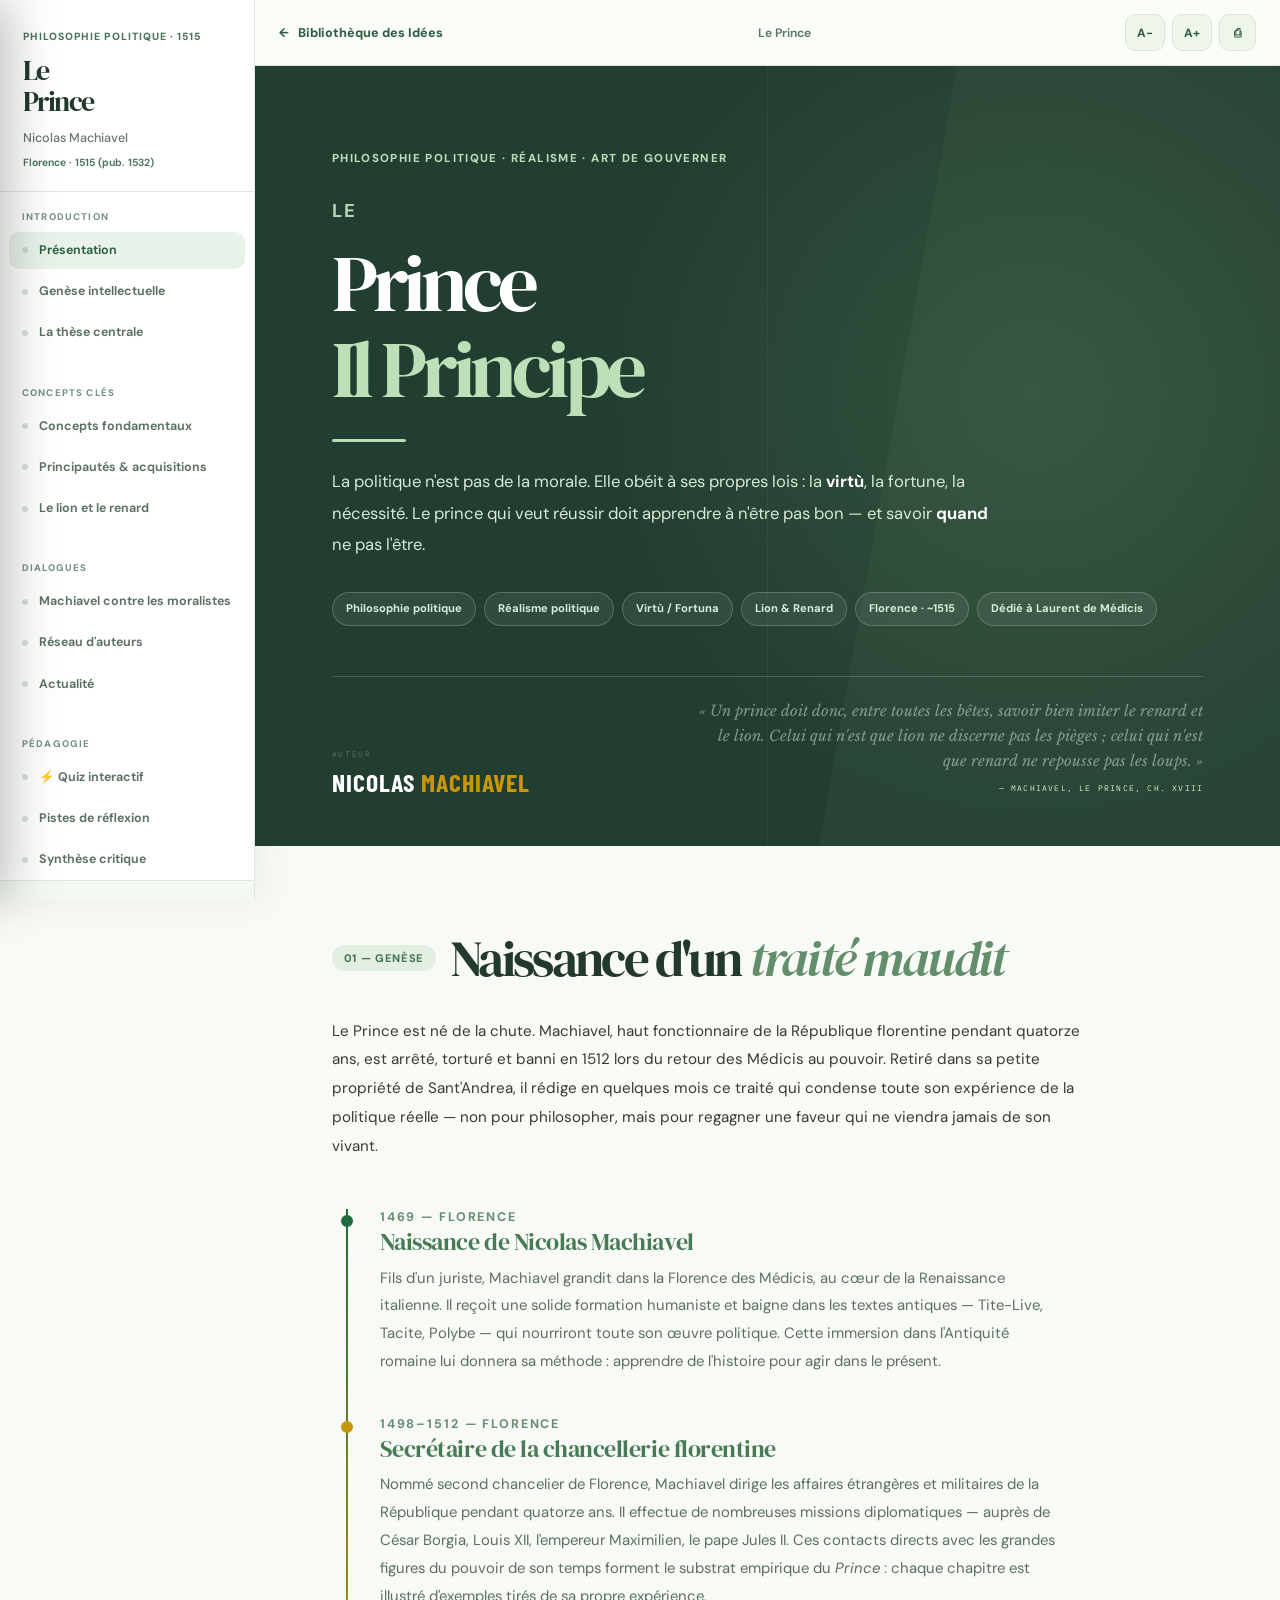
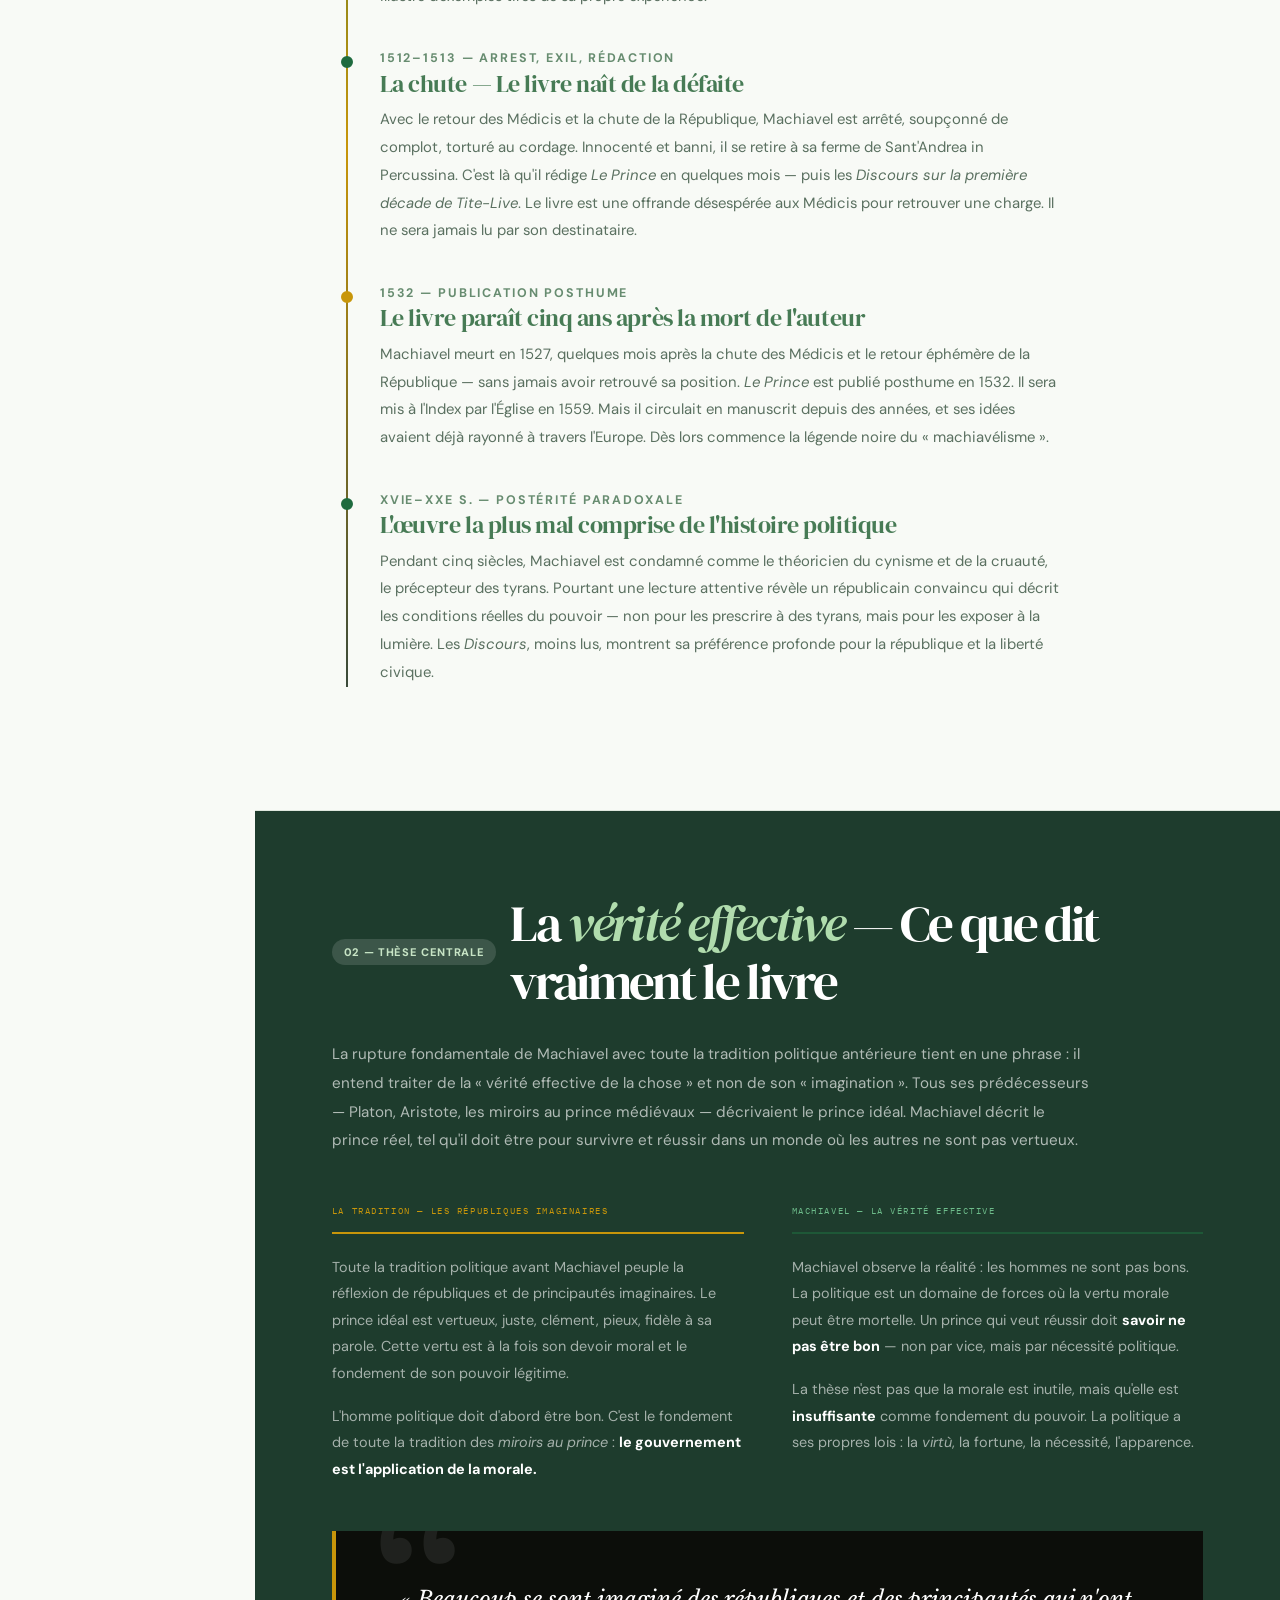
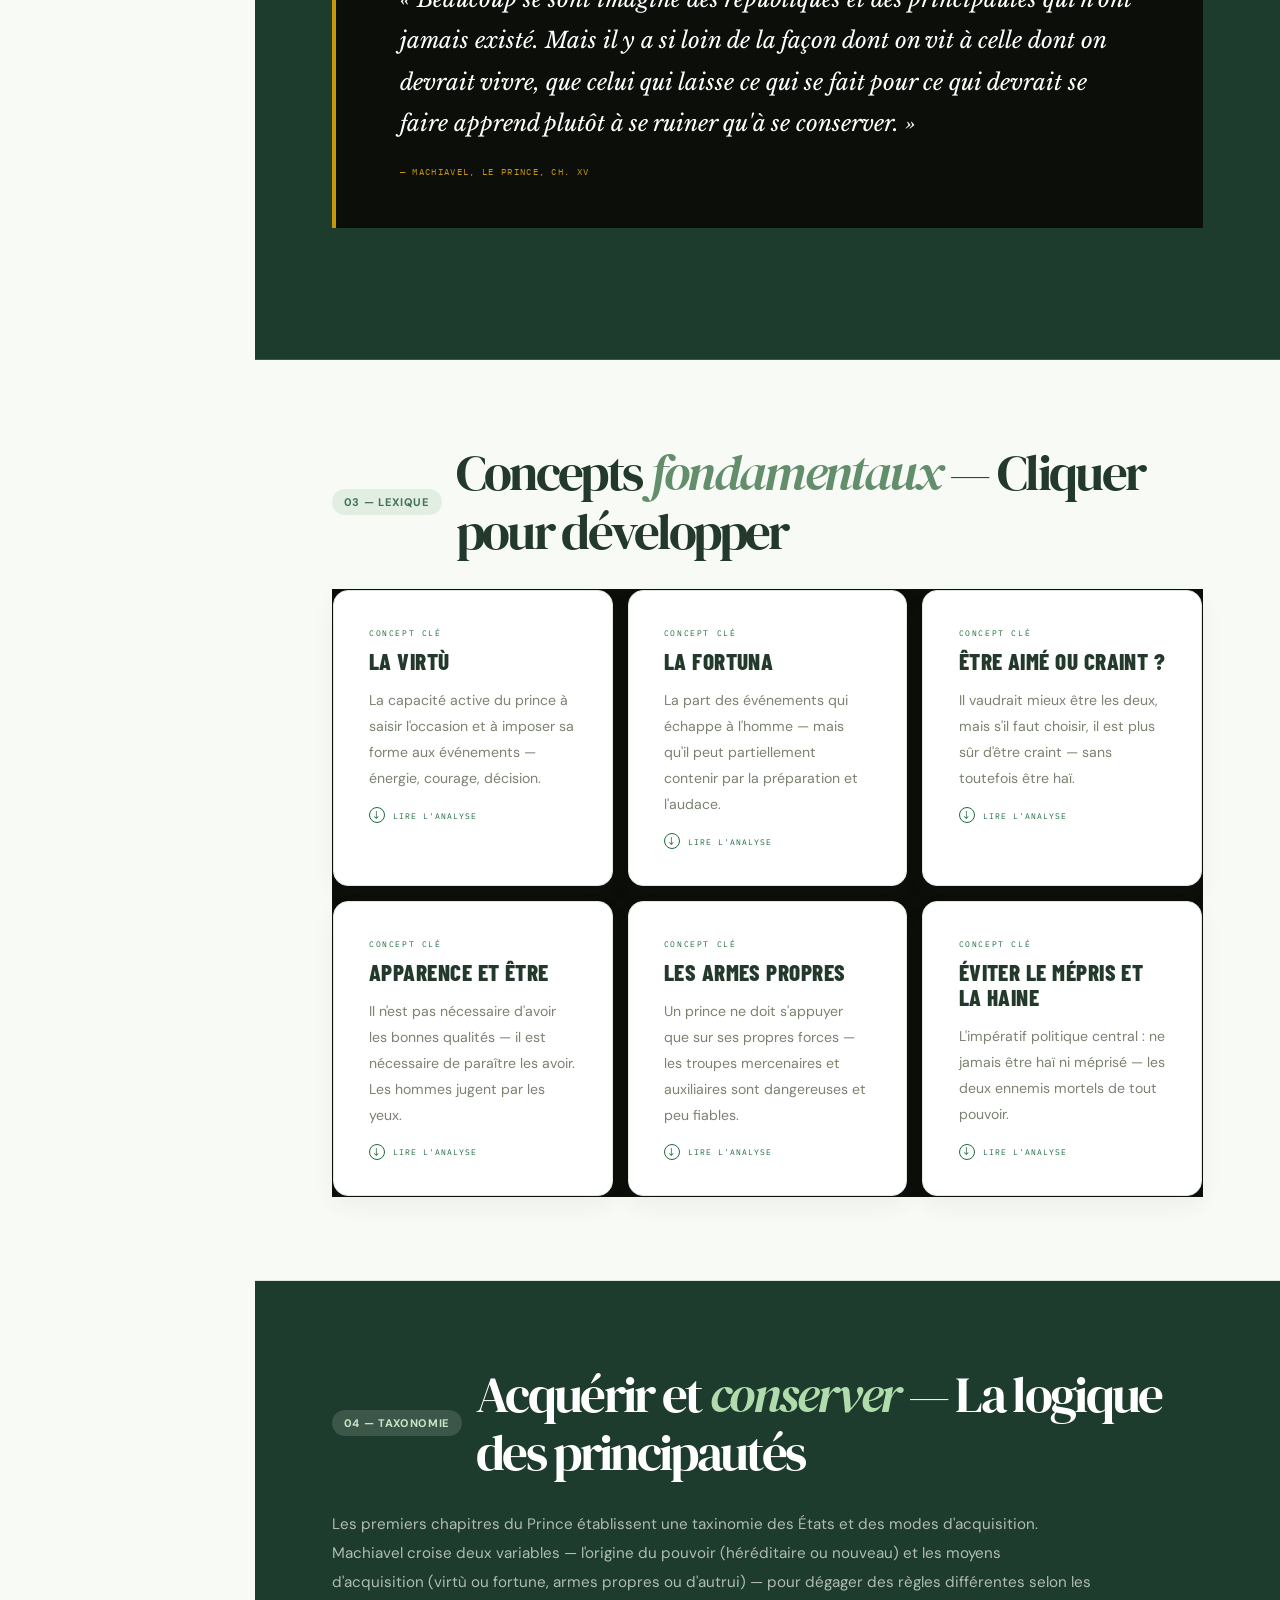
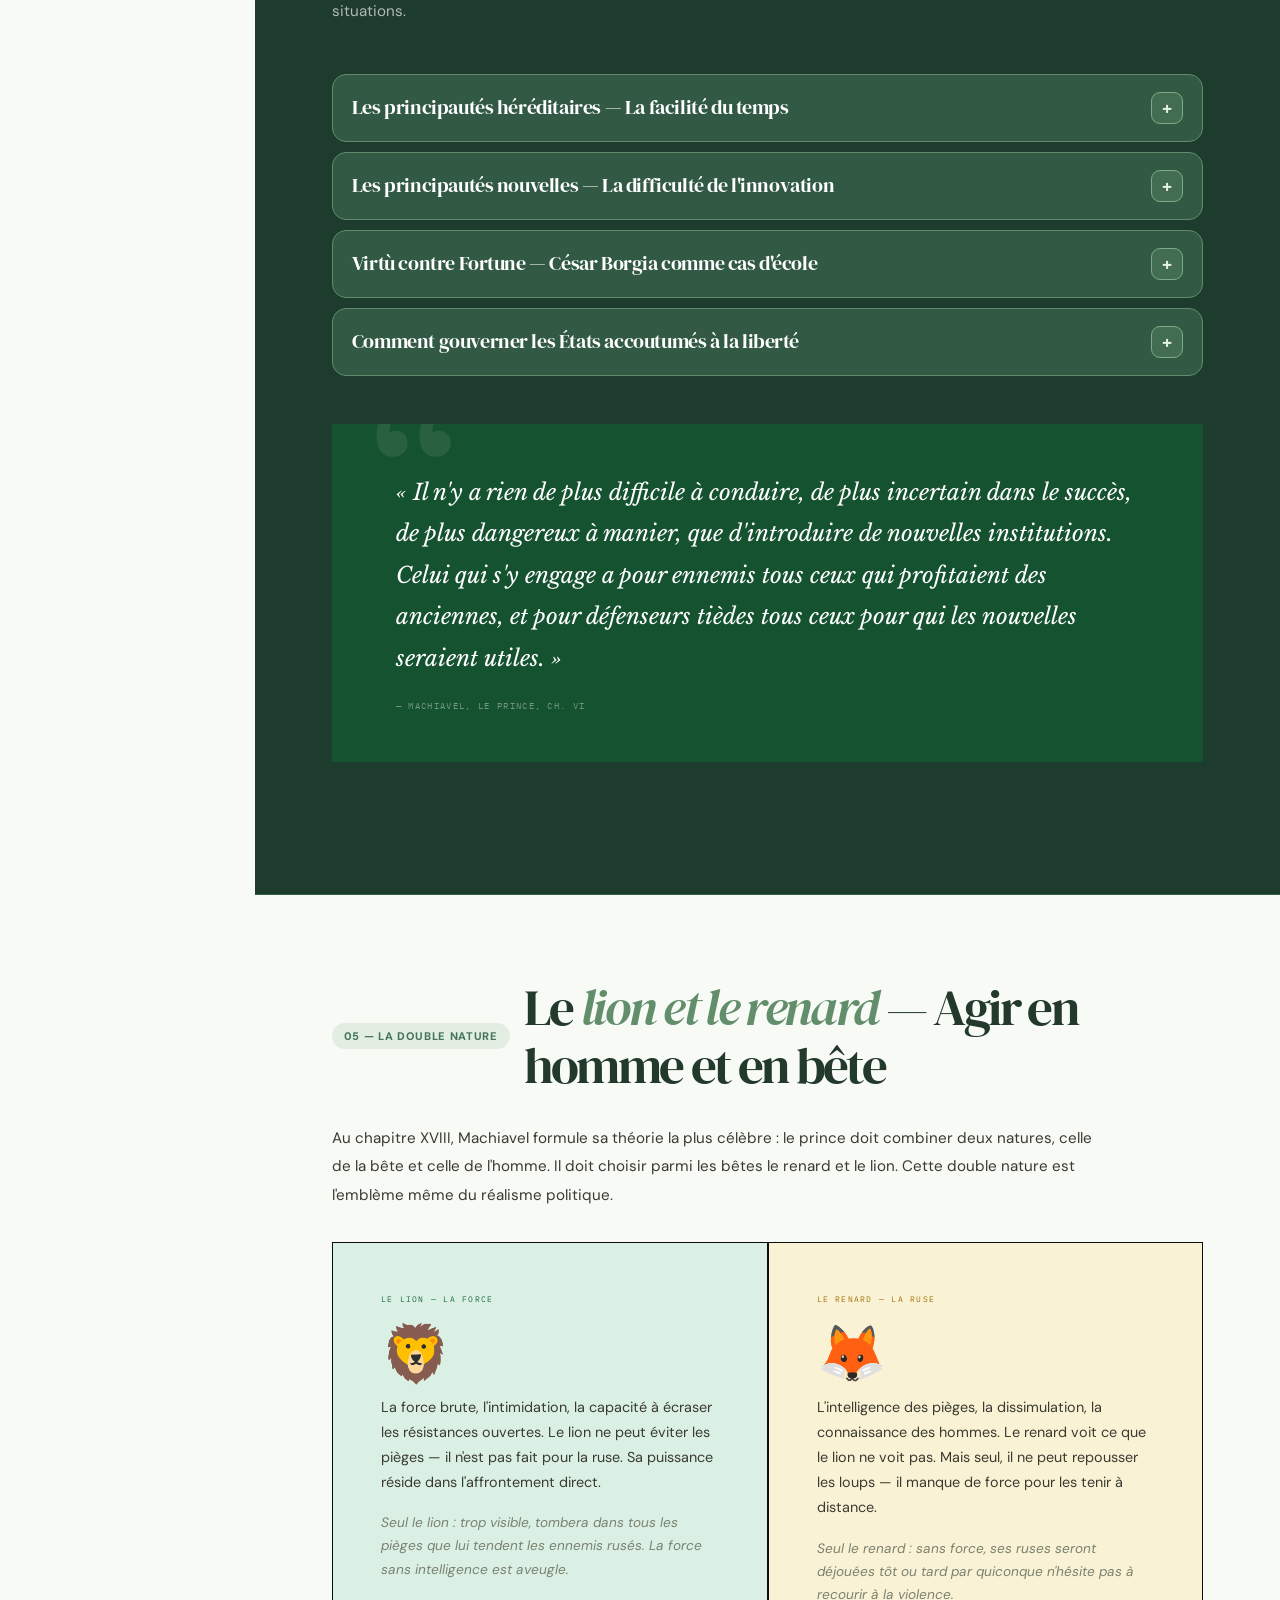
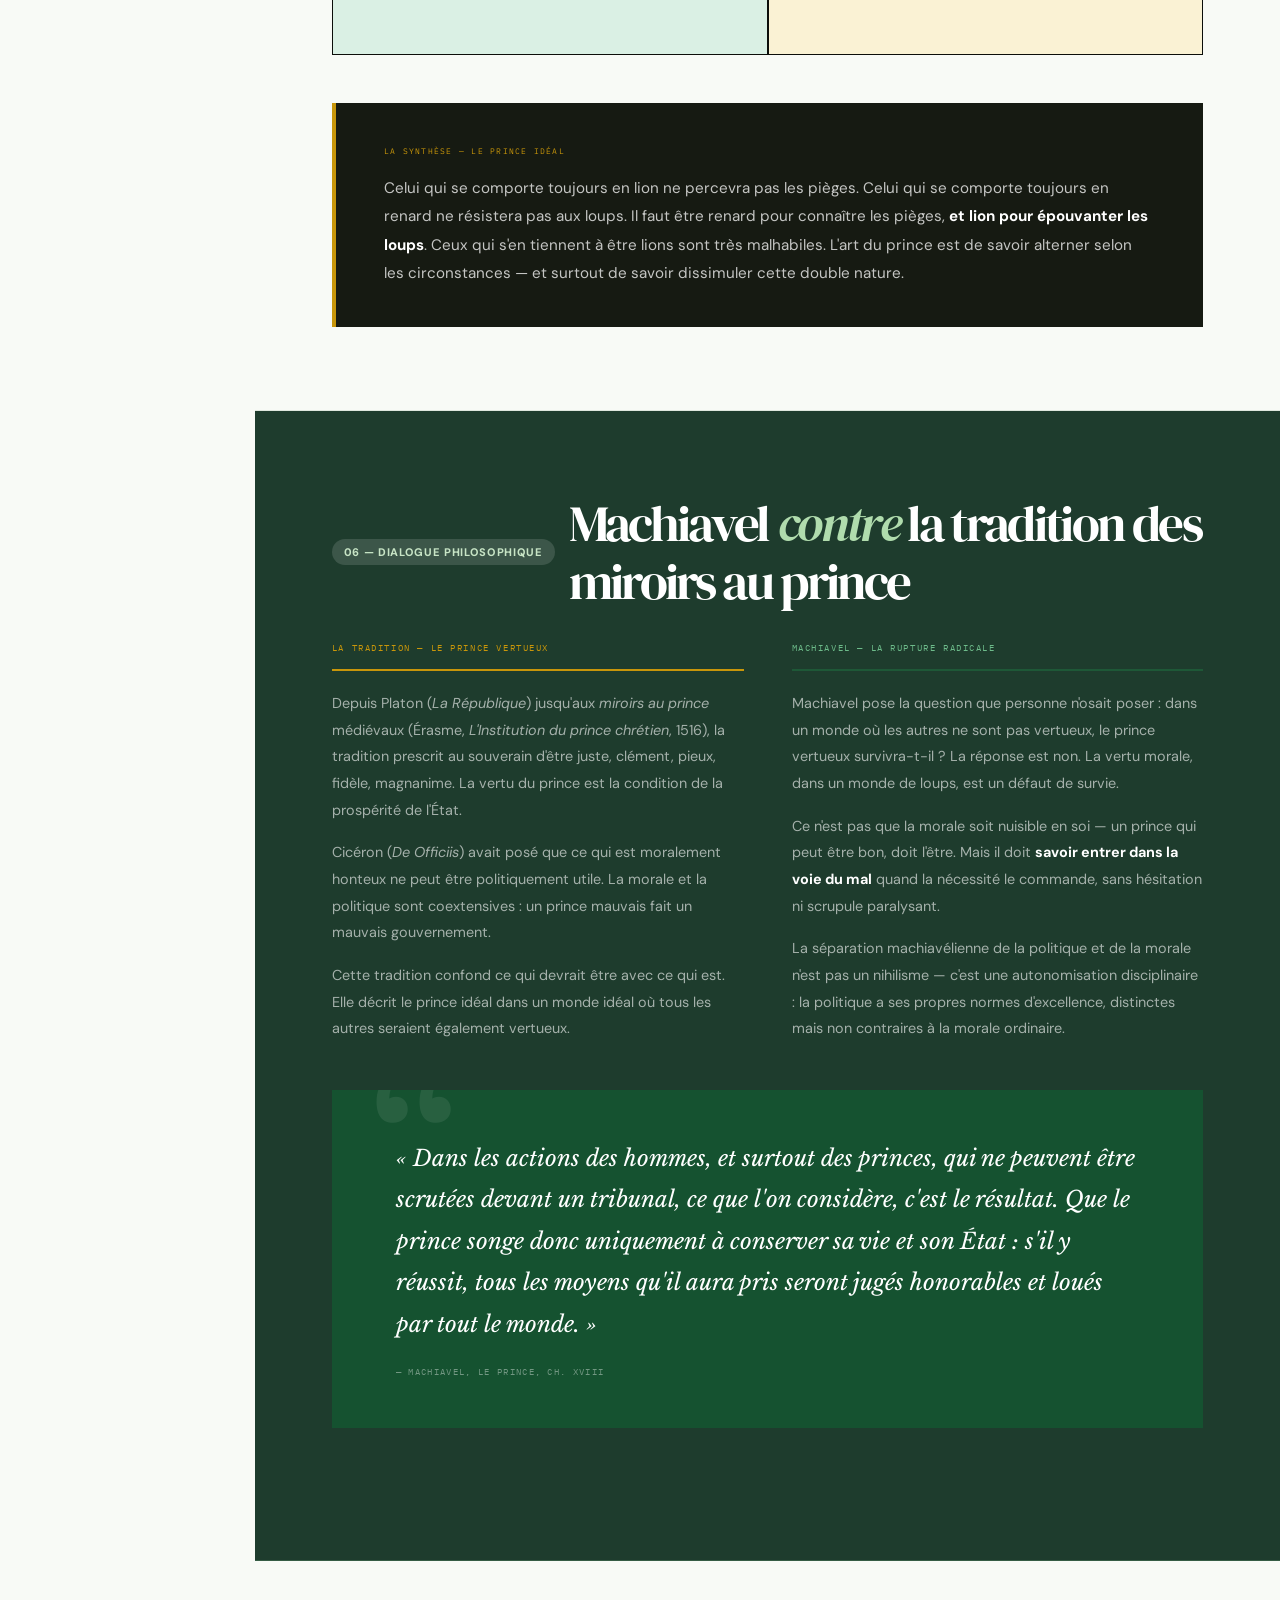
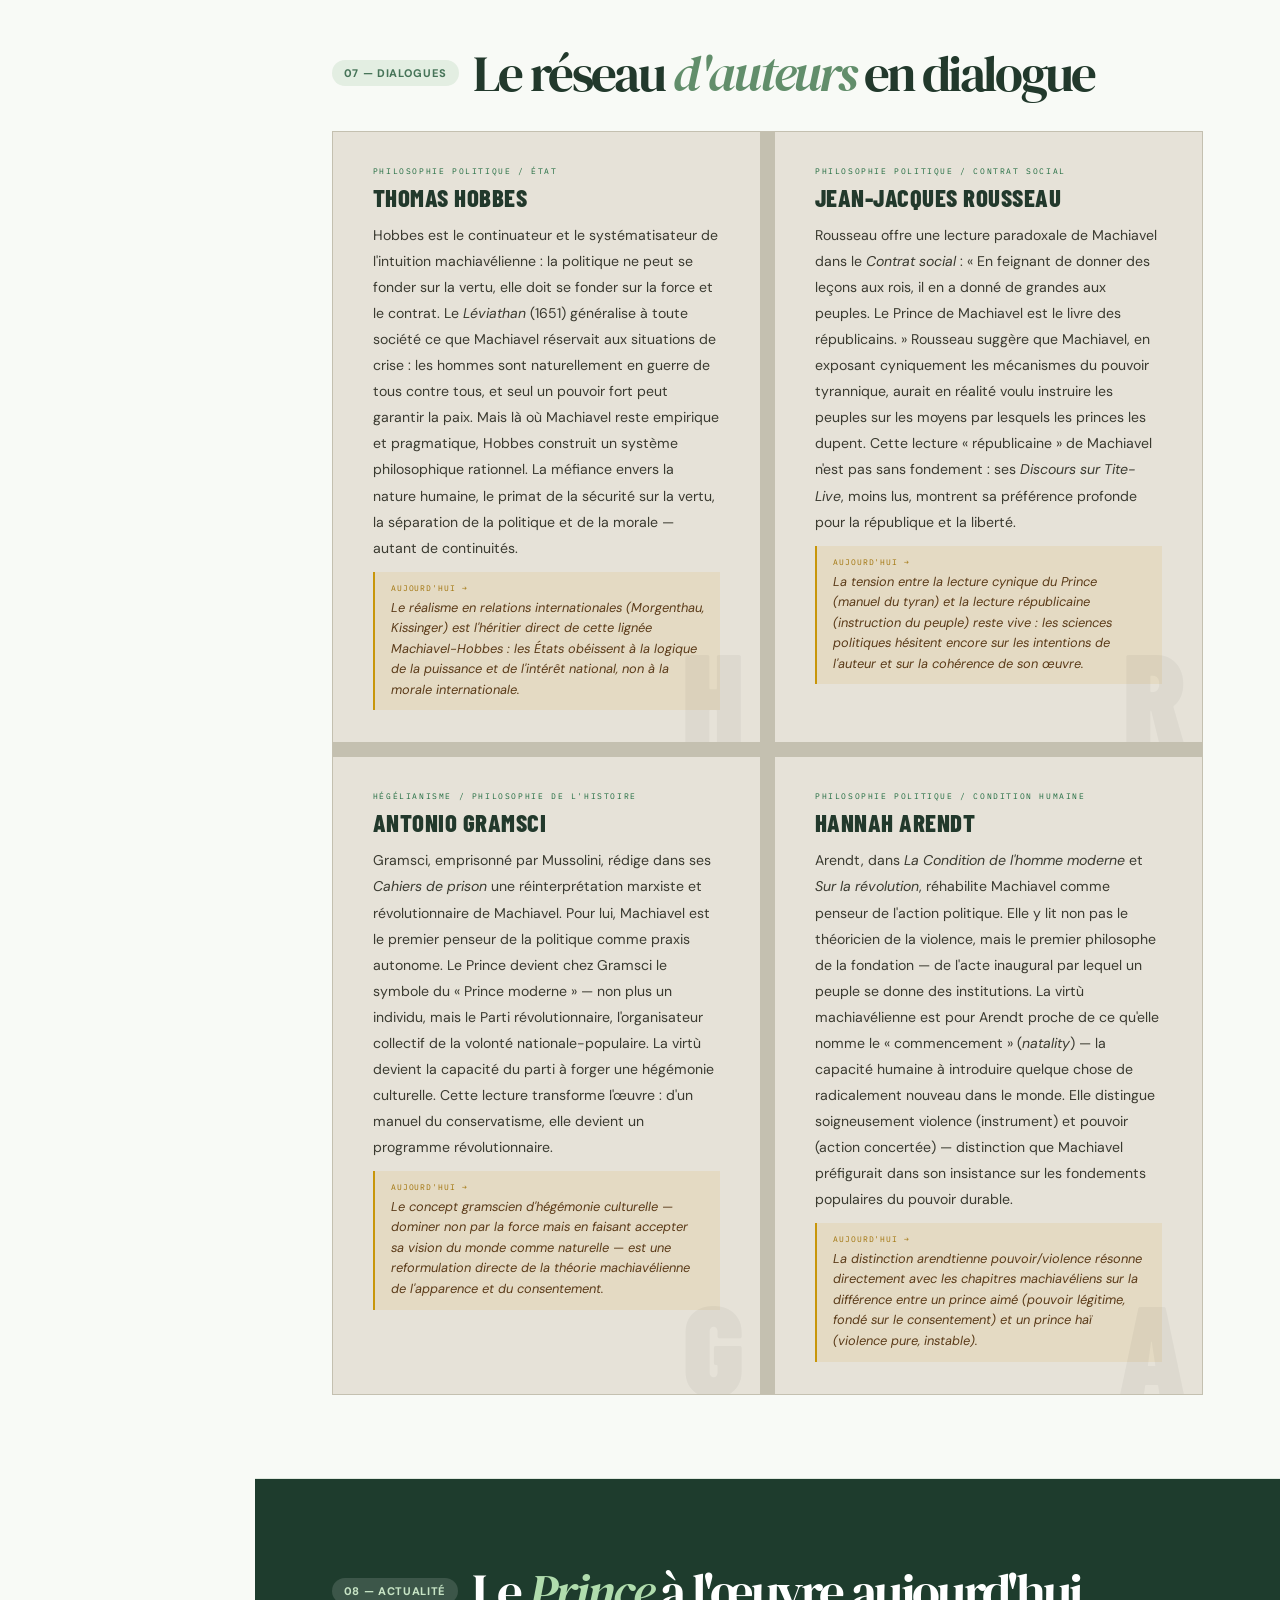
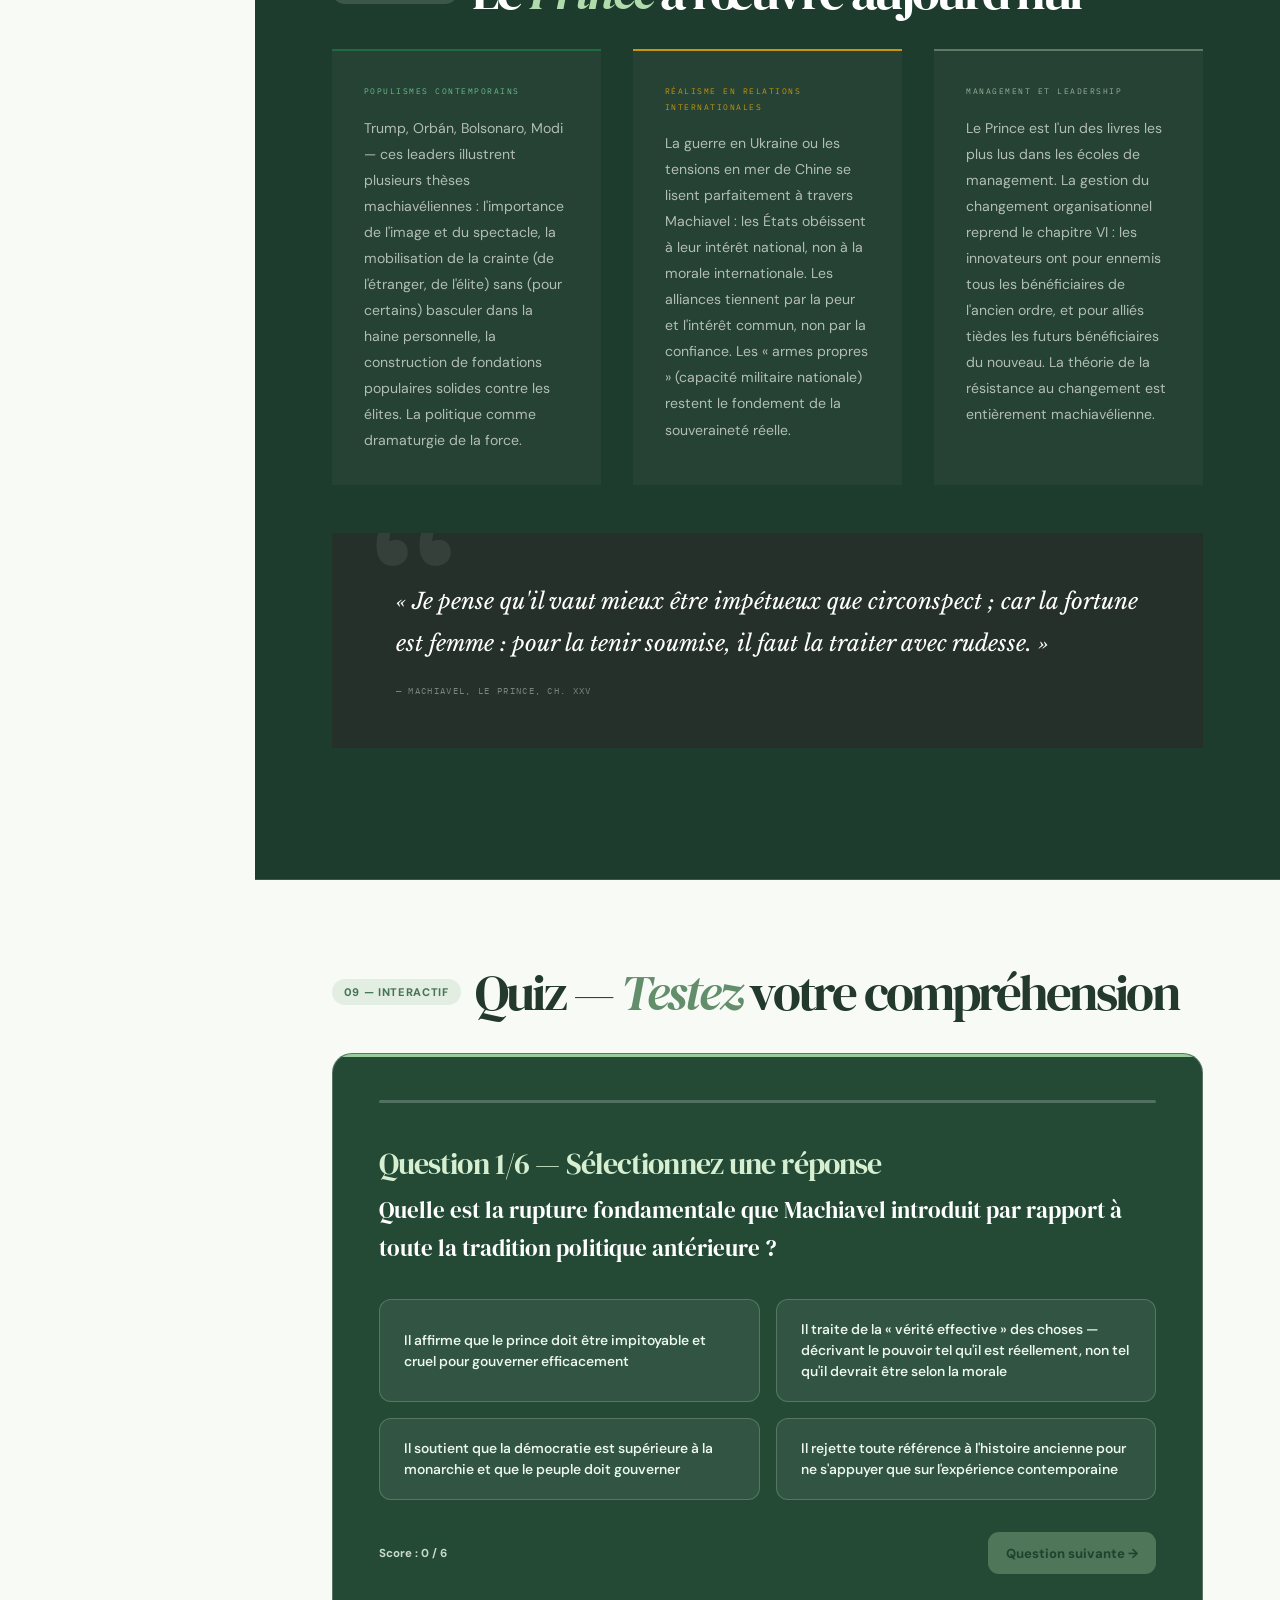
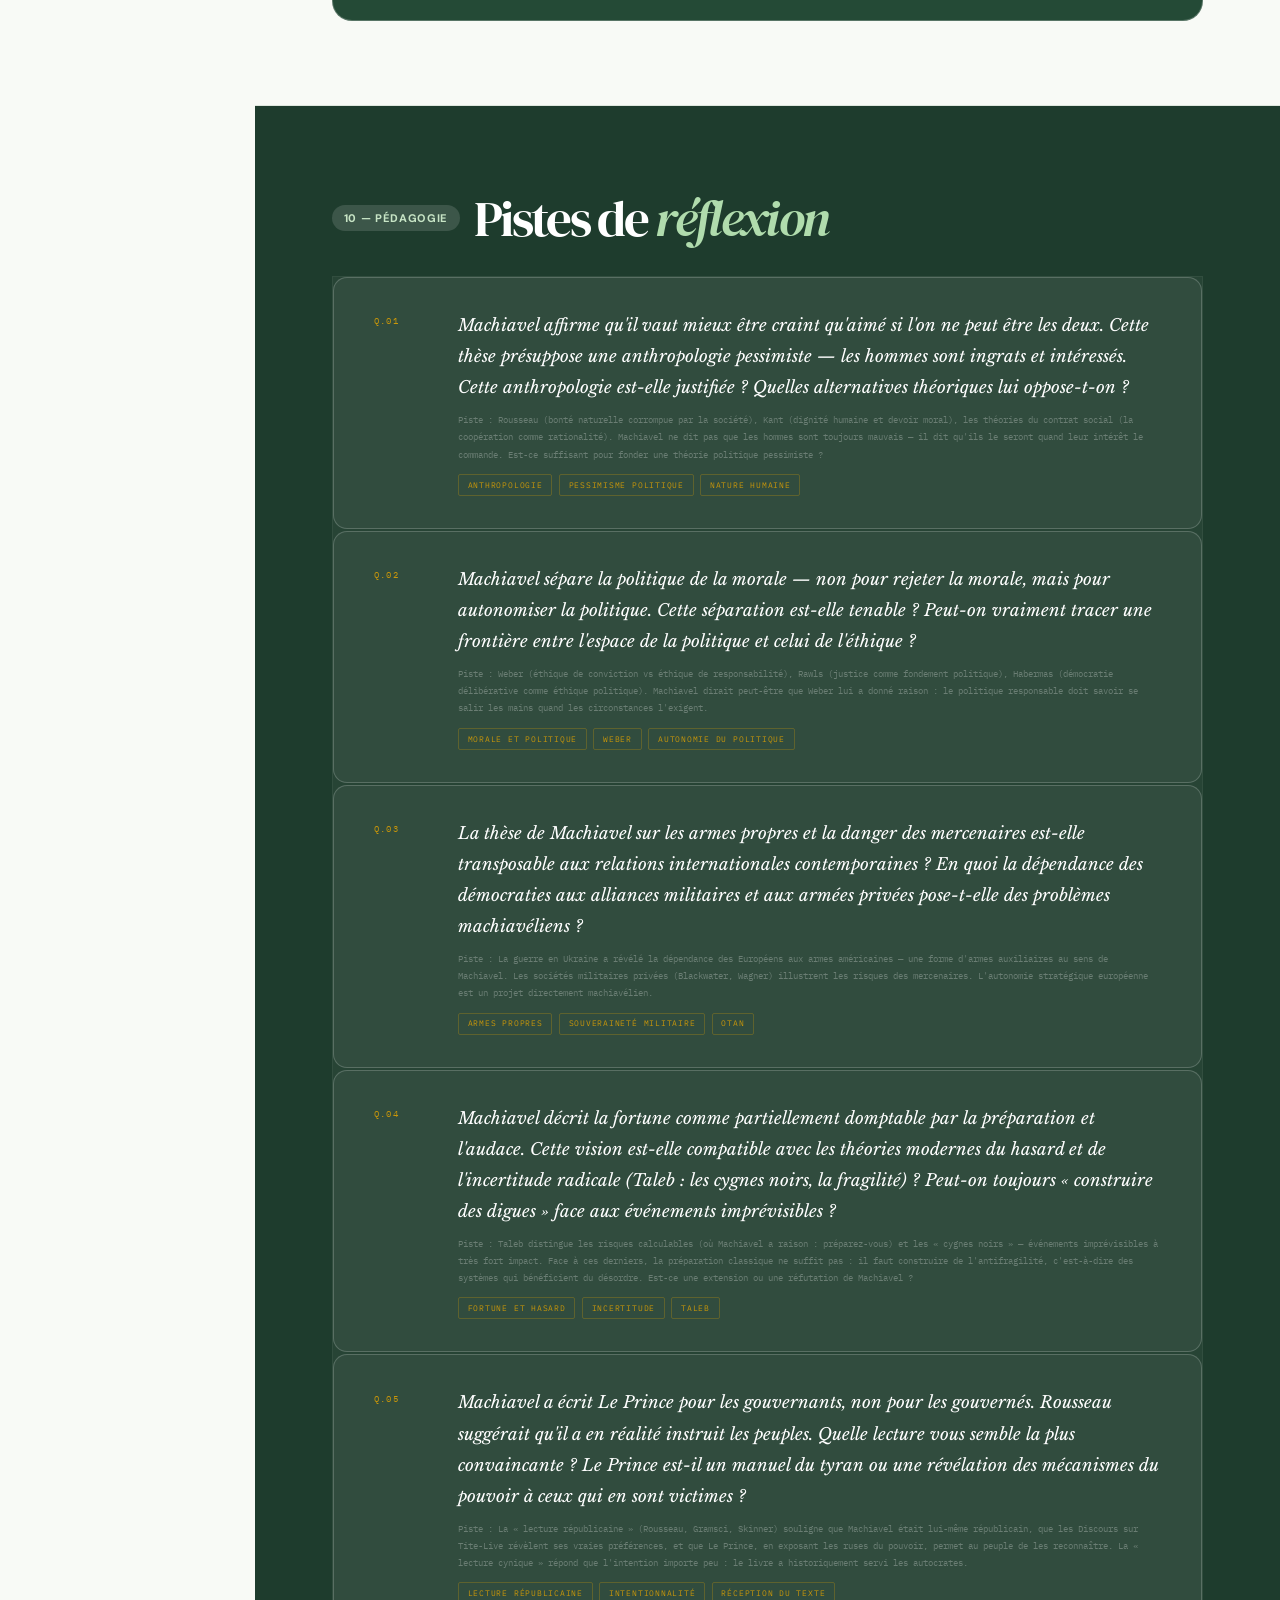
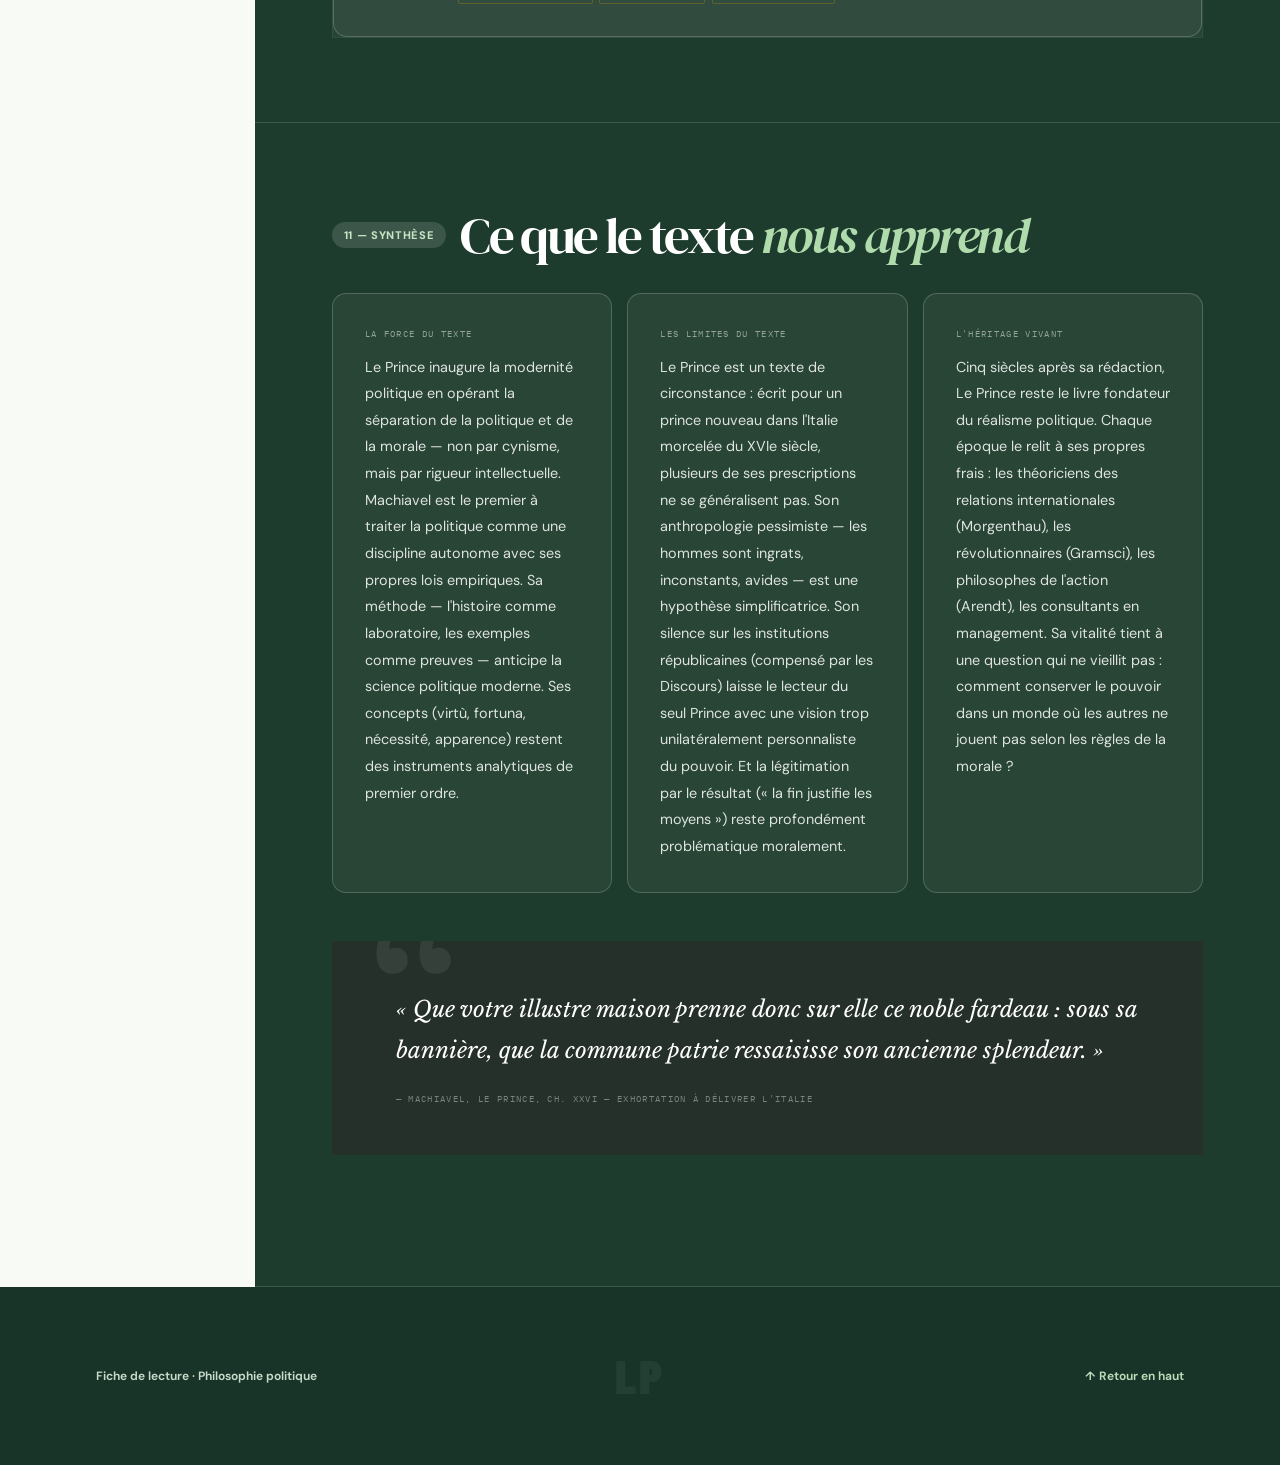
<file: machiavel-le-prince.html>
<!DOCTYPE html>
<html lang="fr">
<head>
<meta charset="UTF-8">
<meta name="viewport" content="width=device-width, initial-scale=1.0">
<title>Le Prince — Nicolas Machiavel</title>
<link href="https://fonts.googleapis.com/css2?family=Libre+Baskerville:ital,wght@0,400;0,700;1,400&family=Barlow+Condensed:wght@300;400;500;600;700;800;900&family=IBM+Plex+Mono:ital,wght@0,300;0,400;0,500;1,300&display=swap" rel="stylesheet">
<style>
/* ═══════════════════════════════════════════
   DESIGN SYSTEM — Palette Renaissance : vert forêt / bronze / encre
   ═══════════════════════════════════════════ */
:root {
  --concrete: #f0ede6;
  --concrete2: #e6e2d8;
  --concrete3: #d4cfc4;
  --ink: #0c0e0a;
  --ink2: #161a12;
  --blood: #1f6b3f;
  --blood2: #155230;
  --blood-pale: #daf0e4;
  --neon: #c8960a;
  --neon2: #a07208;
  --neon-pale: #faf2d4;
  --steel: #3a4a3a;
  --steel2: #25302a;
  --steel-pale: #d4e0d4;
  --rust: #5a3a18;
  --dust: #7a8270;
  --rule: #c4c0b0;
  --sidebar: 270px;
}
*,*::before,*::after{box-sizing:border-box;margin:0;padding:0}
html{scroll-behavior:smooth}
body{background:var(--concrete);color:var(--ink);font-family:'Libre Baskerville',serif;font-size:17px;line-height:1.75;overflow-x:hidden;cursor:none;}
#dot{width:8px;height:8px;border-radius:50%;background:var(--blood);position:fixed;top:0;left:0;pointer-events:none;z-index:9999;transform:translate(-50%,-50%);transition:background .15s,width .15s,height .15s;}
#ring{position:fixed;top:0;left:0;pointer-events:none;z-index:9998;transform:translate(-50%,-50%);border-radius:50%;}
#trail{position:fixed;inset:0;pointer-events:none;z-index:9997;}
#prog{position:fixed;top:0;left:0;height:3px;background:var(--blood);transform-origin:left;transform:scaleX(0);z-index:1002;transition:transform .08s linear;}
.snav{position:fixed;left:0;top:0;bottom:0;width:var(--sidebar);background:var(--ink2);z-index:100;display:flex;flex-direction:column;overflow-y:auto;scrollbar-width:thin;scrollbar-color:var(--blood) transparent;}
.snav-brand{padding:2rem 1.8rem 1.8rem;border-bottom:1px solid rgba(255,255,255,.05);}
.snav-kicker{font-family:'IBM Plex Mono',monospace;font-size:.55rem;letter-spacing:.22em;text-transform:uppercase;color:var(--neon);margin-bottom:.8rem;}
.snav-title{font-family:'Barlow Condensed',sans-serif;font-size:1.5rem;font-weight:800;line-height:1;color:#fff;letter-spacing:.02em;text-transform:uppercase;}
.snav-authors{font-family:'Libre Baskerville',serif;font-style:italic;font-size:.78rem;color:rgba(255,255,255,.35);margin-top:.4rem;}
.snav-year{font-family:'IBM Plex Mono',monospace;font-size:.55rem;color:var(--neon);letter-spacing:.1em;margin-top:.5rem;}
.snav-lbl{font-family:'IBM Plex Mono',monospace;font-size:.48rem;letter-spacing:.22em;text-transform:uppercase;color:rgba(255,255,255,.18);padding:.9rem 1.8rem .3rem;}
.snav-a{display:flex;align-items:center;gap:.7rem;padding:.42rem 1.8rem;font-family:'Barlow Condensed',sans-serif;font-size:.8rem;font-weight:500;letter-spacing:.04em;text-transform:uppercase;color:rgba(255,255,255,.38);text-decoration:none;border-left:2px solid transparent;transition:all .2s;}
.snav-a:hover{color:rgba(255,255,255,.85);border-left-color:var(--neon);padding-left:2.1rem;}
.snav-a.on{color:#fff;border-left-color:var(--blood);background:rgba(31,107,63,.12);}
.snav-bullet{width:5px;height:5px;border-radius:50%;background:currentColor;opacity:.4;flex-shrink:0;}
.snav-div{height:1px;background:rgba(255,255,255,.04);margin:.6rem 1.8rem;}
.snav-score{margin-top:auto;padding:1.5rem 1.8rem;border-top:1px solid rgba(255,255,255,.05);}
.snav-score-title{font-family:'IBM Plex Mono',monospace;font-size:.5rem;letter-spacing:.18em;text-transform:uppercase;color:rgba(255,255,255,.2);margin-bottom:.8rem;}
.score-bar{height:4px;background:rgba(255,255,255,.06);border-radius:2px;margin:.5rem 0;overflow:hidden;}
.score-fill{height:100%;border-radius:2px;transition:width 1.5s cubic-bezier(.16,1,.3,1);}
.score-label{display:flex;justify-content:space-between;font-family:'IBM Plex Mono',monospace;font-size:.48rem;letter-spacing:.1em;color:rgba(255,255,255,.25);margin-bottom:.2rem;}
.main{margin-left:var(--sidebar);}
.hero{min-height:100vh;background:var(--ink);color:#fff;padding:5rem 6rem 4rem;position:relative;overflow:hidden;display:grid;grid-template-rows:1fr auto;}
.hero::before{content:'';position:absolute;inset:0;background-image:linear-gradient(rgba(255,255,255,.03) 1px,transparent 1px),linear-gradient(90deg,rgba(255,255,255,.03) 1px,transparent 1px);background-size:80px 80px;pointer-events:none;}
.hero-diag{position:absolute;bottom:0;right:0;width:45%;height:100%;background:var(--blood2);clip-path:polygon(30% 0,100% 0,100% 100%,0% 100%);opacity:.14;pointer-events:none;}
.hero-tag{font-family:'IBM Plex Mono',monospace;font-size:.58rem;letter-spacing:.28em;text-transform:uppercase;color:var(--neon);margin-bottom:2.5rem;opacity:0;animation:fadeUp .7s ease forwards .1s;}
.hero-h1{font-family:'Barlow Condensed',sans-serif;font-size:clamp(4rem,8vw,10rem);font-weight:900;line-height:.88;letter-spacing:-.01em;text-transform:uppercase;opacity:0;animation:fadeUp .9s ease forwards .25s;}
.hero-h1 .line1{display:block;color:#fff;}
.hero-h1 .line2{display:block;color:rgba(255,255,255,.55);}
.hero-h1 .line3{display:block;color:var(--neon);}
.hero-rule{width:120px;height:3px;background:linear-gradient(90deg,var(--blood),var(--neon));margin:2.5rem 0 2rem;opacity:0;animation:fadeUp .7s ease forwards .5s;}
.hero-sub{max-width:680px;font-size:1.05rem;font-weight:400;font-style:italic;color:rgba(255,255,255,.6);line-height:1.85;opacity:0;animation:fadeUp .8s ease forwards .4s;}
.hero-sub strong{color:#fff;font-style:normal;}
.hero-chips{display:flex;flex-wrap:wrap;gap:.6rem;margin-top:2rem;opacity:0;animation:fadeUp .7s ease forwards .7s;}
.chip{font-family:'IBM Plex Mono',monospace;font-size:.55rem;letter-spacing:.12em;text-transform:uppercase;padding:.28rem .8rem;border-radius:2px;border:1px solid;}
.chip-blood{color:#6dbb8a;border-color:rgba(31,107,63,.5);background:rgba(31,107,63,.12);}
.chip-neon{color:var(--neon);border-color:rgba(200,150,10,.4);background:rgba(200,150,10,.08);}
.chip-steel{color:#9ab09a;border-color:rgba(154,176,154,.3);background:rgba(154,176,154,.06);}
.hero-bottom{display:flex;justify-content:space-between;align-items:flex-end;padding-top:3rem;border-top:1px solid rgba(255,255,255,.07);opacity:0;animation:fadeUp .7s ease forwards .9s;}
.hb-label{font-family:'IBM Plex Mono',monospace;font-size:.5rem;letter-spacing:.2em;text-transform:uppercase;color:rgba(255,255,255,.25);margin-bottom:.4rem;}
.hb-names{font-family:'Barlow Condensed',sans-serif;font-size:1.6rem;font-weight:700;letter-spacing:.04em;text-transform:uppercase;color:#fff;line-height:1.1;}
.hb-names span{color:var(--neon);}
.hero-thesis{text-align:right;max-width:420px;font-family:'Libre Baskerville',serif;font-style:italic;font-size:.92rem;color:rgba(255,255,255,.45);line-height:1.7;}
.hero-thesis cite{display:block;margin-top:.5rem;font-style:normal;font-family:'IBM Plex Mono',monospace;font-size:.5rem;letter-spacing:.15em;text-transform:uppercase;color:var(--neon);}
.sec{padding:5.5rem 6rem;border-bottom:1px solid var(--rule);}
.sec.alt{background:var(--concrete2);}
.sec.dark{background:var(--ink2);color:#fff;}
.sec.steel{background:var(--steel2);color:#fff;}
.sec.blood{background:var(--blood2);color:#fff;}
.sec-eyebrow{display:flex;align-items:center;gap:1.2rem;margin-bottom:3rem;}
.sec-num{font-family:'IBM Plex Mono',monospace;font-size:.52rem;letter-spacing:.2em;text-transform:uppercase;color:var(--blood);background:var(--blood-pale);padding:.28rem .75rem;border-radius:2px;}
.dark .sec-num,.steel .sec-num,.blood .sec-num{background:rgba(31,107,63,.2);color:#6dbb8a;}
.sec-h2{font-family:'Barlow Condensed',sans-serif;font-size:2.6rem;font-weight:800;letter-spacing:.01em;text-transform:uppercase;line-height:1;}
.sec-h2 em{color:var(--blood);font-style:normal;}
.dark .sec-h2,.steel .sec-h2,.blood .sec-h2{color:#fff;}
.dark .sec-h2 em,.steel .sec-h2 em,.blood .sec-h2 em{color:var(--neon);}
.timeline-container{position:relative;padding-left:3rem;margin-top:2rem;}
.timeline-container::before{content:'';position:absolute;left:14px;top:0;bottom:0;width:2px;background:linear-gradient(to bottom,var(--blood),var(--neon),var(--steel));}
.tl-item{position:relative;margin-bottom:2.5rem;opacity:0;transform:translateX(-20px);transition:opacity .6s ease,transform .6s ease;}
.tl-item.v{opacity:1;transform:none;}
.tl-dot{position:absolute;left:-2.45rem;top:.35rem;width:12px;height:12px;border-radius:50%;border:2px solid;}
.tl-dot.blood{background:var(--blood);border-color:var(--blood);}
.tl-dot.neon{background:var(--neon);border-color:var(--neon);}
.tl-year{font-family:'IBM Plex Mono',monospace;font-size:.52rem;letter-spacing:.15em;text-transform:uppercase;color:var(--blood);margin-bottom:.2rem;}
.tl-title{font-family:'Barlow Condensed',sans-serif;font-size:1.25rem;font-weight:700;letter-spacing:.04em;text-transform:uppercase;margin-bottom:.5rem;}
.tl-body{font-size:.88rem;color:#3a3a30;line-height:1.8;max-width:680px;}
.concept-grid{display:grid;grid-template-columns:repeat(3,1fr);gap:2px;background:var(--ink);border:1px solid var(--ink);margin-top:1rem;}
.concept-card{background:var(--concrete);padding:2.2rem;position:relative;overflow:hidden;cursor:pointer;transition:background .3s;}
.alt .concept-card{background:var(--concrete2);}
.concept-card::after{content:attr(data-num);position:absolute;right:.8rem;bottom:-1rem;font-family:'Barlow Condensed',sans-serif;font-size:7rem;font-weight:900;color:rgba(0,0,0,.04);line-height:1;pointer-events:none;}
.cc-tag{font-family:'IBM Plex Mono',monospace;font-size:.5rem;letter-spacing:.2em;text-transform:uppercase;color:var(--blood);display:block;margin-bottom:.5rem;}
.cc-title{font-family:'Barlow Condensed',sans-serif;font-size:1.45rem;font-weight:800;letter-spacing:.02em;text-transform:uppercase;line-height:1.1;margin-bottom:.8rem;}
.cc-short{font-size:.88rem;color:var(--dust);line-height:1.7;}
.cc-expand{max-height:0;overflow:hidden;transition:max-height .5s cubic-bezier(.16,1,.3,1),opacity .4s ease,padding .4s ease;opacity:0;}
.cc-expand.open{max-height:600px;opacity:1;padding-top:1rem;}
.cc-expand-body{font-size:.85rem;color:var(--ink);line-height:1.8;border-top:1px solid var(--rule);padding-top:1rem;}
.cc-expand-body p{margin-bottom:.7rem;}
.cc-expand-body p:last-child{margin-bottom:0;}
.cc-expand-body strong{color:var(--blood);font-weight:600;}
.cc-today{margin-top:.8rem;padding:.8rem 1rem;background:var(--neon-pale);border-left:2px solid var(--neon);font-size:.8rem;font-style:italic;color:var(--rust);line-height:1.6;}
.cc-today::before{content:'Aujourd\'hui → ';font-style:normal;font-family:'IBM Plex Mono',monospace;font-size:.48rem;letter-spacing:.12em;text-transform:uppercase;color:var(--neon2);display:block;margin-bottom:.2rem;}
.cc-toggle{display:flex;align-items:center;gap:.5rem;margin-top:1rem;font-family:'IBM Plex Mono',monospace;font-size:.52rem;letter-spacing:.12em;text-transform:uppercase;color:var(--blood);cursor:pointer;}
.cc-arrow{width:16px;height:16px;border:1px solid var(--blood);border-radius:50%;display:flex;align-items:center;justify-content:center;font-size:.7rem;transition:transform .3s;}
.open-arrow .cc-arrow{transform:rotate(180deg);}
.concept-card:hover{background:var(--blood-pale);}
.accordion{display:flex;flex-direction:column;gap:2px;}
.acc-item{background:var(--concrete);border-left:3px solid transparent;transition:border-color .3s,background .3s;}
.alt .acc-item{background:var(--concrete2);}
.acc-item.open{border-left-color:var(--blood);background:var(--blood-pale);}
.acc-head{display:flex;justify-content:space-between;align-items:center;padding:1.2rem 1.5rem;cursor:pointer;transition:background .2s;}
.acc-head:hover{background:rgba(31,107,63,.05);}
.acc-title{font-family:'Barlow Condensed',sans-serif;font-size:1.05rem;font-weight:700;letter-spacing:.04em;text-transform:uppercase;}
.acc-icon{font-family:'IBM Plex Mono',monospace;font-size:1.2rem;color:var(--blood);transition:transform .3s;flex-shrink:0;}
.acc-item.open .acc-icon{transform:rotate(45deg);}
.acc-body{max-height:0;overflow:hidden;transition:max-height .5s cubic-bezier(.16,1,.3,1);}
.acc-item.open .acc-body{max-height:500px;}
.acc-inner{padding:0 1.5rem 1.5rem;font-size:.88rem;color:#3a3a30;line-height:1.85;}
.acc-inner p{margin-bottom:.7rem;}
.acc-inner p:last-child{margin-bottom:0;}
.acc-inner strong{color:var(--blood);font-weight:600;}
.dark .acc-inner,.steel .acc-inner{color:rgba(255,255,255,.7);}
.dark .acc-inner em,.steel .acc-inner em{color:var(--neon);}
.pq{padding:3rem 4rem;margin:3rem 0;position:relative;overflow:hidden;}
.pq.blood{background:var(--blood2);color:#fff;}
.pq.neon{background:var(--ink);color:#fff;border-left:4px solid var(--neon);}
.pq.steel{background:var(--steel2);color:#fff;}
.pq::before{content:'\201C';position:absolute;top:-2rem;left:2rem;font-family:'Libre Baskerville',serif;font-size:14rem;line-height:1;opacity:.08;pointer-events:none;color:#fff;}
.pq p{font-family:'Libre Baskerville',serif;font-size:1.4rem;font-style:italic;font-weight:400;line-height:1.65;position:relative;z-index:1;}
.pq cite{display:block;margin-top:1.2rem;font-family:'IBM Plex Mono',monospace;font-size:.55rem;letter-spacing:.15em;text-transform:uppercase;font-style:normal;color:rgba(255,255,255,.4);}
.pq.neon cite{color:var(--neon);}
.glos-grid{display:grid;grid-template-columns:1fr 1fr;gap:2px;background:var(--rule);border:1px solid var(--rule);}
.gi{background:var(--concrete);padding:2rem 2.5rem;position:relative;overflow:hidden;transition:background .3s;}
.alt .gi{background:var(--concrete2);}
.gi:hover{background:var(--neon-pale);}
.gi::after{content:attr(data-g);position:absolute;right:1rem;bottom:-1rem;font-family:'Barlow Condensed',sans-serif;font-size:8rem;font-weight:900;color:rgba(0,0,0,.04);line-height:1;pointer-events:none;}
.gi-src{font-family:'IBM Plex Mono',monospace;font-size:.5rem;letter-spacing:.2em;text-transform:uppercase;color:var(--blood);display:block;margin-bottom:.3rem;}
.gi-term{font-family:'Barlow Condensed',sans-serif;font-size:1.55rem;font-weight:800;letter-spacing:.02em;text-transform:uppercase;margin-bottom:.7rem;line-height:1.1;}
.gi-def{font-size:.88rem;color:#3a3a30;line-height:1.78;margin-bottom:.7rem;}
.gi-now{padding:.65rem 1rem;background:rgba(200,150,10,.1);border-left:2px solid var(--neon);font-style:italic;font-size:.8rem;color:var(--rust);line-height:1.6;}
.gi-now::before{content:'Aujourd\'hui → ';font-style:normal;font-family:'IBM Plex Mono',monospace;font-size:.48rem;letter-spacing:.12em;text-transform:uppercase;color:var(--neon2);display:block;margin-bottom:.2rem;}
.quiz-wrap{background:var(--ink);color:#fff;padding:4rem 5rem;margin-top:2rem;position:relative;overflow:hidden;}
.quiz-wrap::before{content:'';position:absolute;top:0;left:0;right:0;height:3px;background:linear-gradient(90deg,var(--blood),var(--neon),var(--blood));}
.quiz-title{font-family:'Barlow Condensed',sans-serif;font-size:1.1rem;font-weight:700;letter-spacing:.08em;text-transform:uppercase;color:var(--neon);margin-bottom:.4rem;}
.quiz-question{font-family:'Libre Baskerville',serif;font-size:1.25rem;font-style:italic;color:#fff;line-height:1.6;margin-bottom:2rem;}
.quiz-options{display:grid;grid-template-columns:1fr 1fr;gap:1rem;}
.qopt{padding:1.2rem 1.5rem;border:1px solid rgba(255,255,255,.12);background:rgba(255,255,255,.02);cursor:pointer;font-family:'Barlow Condensed',sans-serif;font-size:.92rem;font-weight:500;letter-spacing:.04em;color:rgba(255,255,255,.7);text-transform:uppercase;transition:all .2s;text-align:left;position:relative;overflow:hidden;}
.qopt::before{content:'';position:absolute;inset:0;background:var(--blood);transform:scaleX(0);transform-origin:left;transition:transform .3s ease;z-index:0;}
.qopt:hover{color:#fff;border-color:var(--blood);}
.qopt:hover::before{transform:scaleX(1);}
.qopt span{position:relative;z-index:1;}
.qopt.correct{background:rgba(30,120,50,.3);border-color:#4a9a60;color:#7dd89a;}
.qopt.wrong{background:rgba(120,40,20,.3);border-color:var(--neon);color:#e8c060;}
.qopt.reveal{background:rgba(30,120,50,.15);border-color:#4a9a60;color:#7dd89a;}
.quiz-feedback{margin-top:1.5rem;padding:1.2rem 1.5rem;background:rgba(255,255,255,.04);border-left:3px solid var(--neon);font-size:.9rem;color:rgba(255,255,255,.7);line-height:1.7;display:none;}
.quiz-feedback.show{display:block;}
.quiz-nav{display:flex;justify-content:space-between;align-items:center;margin-top:2rem;}
.quiz-btn{font-family:'Barlow Condensed',sans-serif;font-size:.8rem;font-weight:700;letter-spacing:.12em;text-transform:uppercase;padding:.7rem 2rem;border:none;background:var(--blood);color:#fff;cursor:pointer;transition:background .2s;}
.quiz-btn:hover{background:var(--blood2);}
.quiz-btn:disabled{opacity:.3;cursor:not-allowed;}
.quiz-progress-bar{height:3px;background:rgba(255,255,255,.1);border-radius:2px;margin-bottom:2.5rem;overflow:hidden;}
.quiz-progress-fill{height:100%;background:var(--blood);transition:width .5s ease;}
.quiz-counter{font-family:'IBM Plex Mono',monospace;font-size:.6rem;letter-spacing:.15em;color:rgba(255,255,255,.3);}
.qstack{display:flex;flex-direction:column;gap:2px;background:rgba(255,255,255,.04);border:1px solid rgba(255,255,255,.05);margin-top:1.5rem;}
.qi{background:rgba(255,255,255,.02);padding:2rem 2.5rem;display:grid;grid-template-columns:60px 1fr;gap:1.5rem;align-items:start;transition:background .3s;border-left:3px solid transparent;}
.qi:hover{background:rgba(31,107,63,.08);border-left-color:var(--blood);}
.qi-n{font-family:'IBM Plex Mono',monospace;font-size:.55rem;letter-spacing:.15em;text-transform:uppercase;color:var(--neon);padding-top:.2rem;}
.qi-t{font-family:'Libre Baskerville',serif;font-size:1.05rem;font-style:italic;color:#fff;line-height:1.7;margin-bottom:.5rem;}
.qi-hint{font-family:'IBM Plex Mono',monospace;font-size:.58rem;color:rgba(255,255,255,.28);line-height:1.65;}
.qi-tags{display:flex;flex-wrap:wrap;gap:.4rem;margin-top:.7rem;}
.qi-tag{font-family:'IBM Plex Mono',monospace;font-size:.48rem;letter-spacing:.1em;text-transform:uppercase;border:1px solid rgba(200,150,10,.3);color:var(--neon);padding:.18rem .55rem;border-radius:2px;}
.synth-grid{display:grid;grid-template-columns:repeat(3,1fr);gap:2rem;margin-top:1.5rem;}
.sc{background:rgba(0,0,0,.15);padding:2rem;border-top:3px solid rgba(255,255,255,.15);transition:background .3s;}
.sc:hover{background:rgba(0,0,0,.25);}
.sc-title{font-family:'IBM Plex Mono',monospace;font-size:.55rem;font-weight:400;letter-spacing:.15em;text-transform:uppercase;color:rgba(255,255,255,.5);margin-bottom:.7rem;}
.sc-body{font-size:.9rem;line-height:1.75;color:rgba(255,255,255,.85);}
.modal-overlay{position:fixed;inset:0;background:rgba(0,0,0,.85);z-index:2000;display:flex;align-items:center;justify-content:center;opacity:0;pointer-events:none;transition:opacity .3s;}
.modal-overlay.show{opacity:1;pointer-events:all;}
.modal{background:var(--ink2);color:#fff;padding:4rem;max-width:560px;width:90%;position:relative;border-top:4px solid var(--blood);}
.modal-title{font-family:'Barlow Condensed',sans-serif;font-size:2.5rem;font-weight:900;text-transform:uppercase;letter-spacing:.04em;margin-bottom:.5rem;}
.modal-score{font-family:'Barlow Condensed',sans-serif;font-size:5rem;font-weight:900;color:var(--neon);line-height:1;margin:1.5rem 0;}
.modal-msg{font-family:'Libre Baskerville',serif;font-style:italic;font-size:.95rem;color:rgba(255,255,255,.6);line-height:1.7;margin-bottom:2rem;}
.modal-close{font-family:'Barlow Condensed',sans-serif;font-size:.8rem;font-weight:700;letter-spacing:.12em;text-transform:uppercase;padding:.7rem 2rem;border:none;background:var(--blood);color:#fff;cursor:pointer;transition:background .2s;}
.modal-close:hover{background:var(--blood2);}
footer{background:var(--ink);color:rgba(255,255,255,.2);padding:3rem 6rem;display:grid;grid-template-columns:1fr auto 1fr;align-items:center;font-family:'IBM Plex Mono',monospace;font-size:.52rem;letter-spacing:.1em;text-transform:uppercase;}
.fc{font-family:'Barlow Condensed',sans-serif;font-size:3rem;font-weight:900;letter-spacing:.06em;opacity:.06;text-align:center;text-transform:uppercase;}
footer a{color:var(--neon);text-decoration:none;display:block;text-align:right;}
footer a:hover{color:var(--blood);}
.r{opacity:0;transform:translateY(20px);transition:opacity .6s ease,transform .6s ease;}
.r.v{opacity:1;transform:none;}
.d1{transition-delay:.07s}.d2{transition-delay:.14s}.d3{transition-delay:.21s}
@keyframes fadeUp{from{opacity:0;transform:translateY(26px)}to{opacity:1;transform:none}}
@media(max-width:1100px){:root{--sidebar:220px}.hero,.sec{padding-left:4rem;padding-right:4rem}.synth-grid{grid-template-columns:1fr 1fr}}
@media(max-width:820px){:root{--sidebar:0px}.snav{display:none}.hero,.sec{padding:4rem 2rem}.concept-grid,.glos-grid{grid-template-columns:1fr}.quiz-options{grid-template-columns:1fr}.synth-grid{grid-template-columns:1fr}footer{grid-template-columns:1fr;gap:1rem;text-align:center}footer a{text-align:center}.qi{grid-template-columns:1fr}.hero-bottom{flex-direction:column;gap:2rem;align-items:flex-start}.hero-thesis{text-align:left}}
</style>
<link rel="stylesheet" href="legacy.css">
</head>
<body>

<div id="prog"></div>
<canvas id="trail"></canvas>
<div id="dot"></div>
<div id="ring"></div>

<div class="modal-overlay" id="modalOverlay">
  <div class="modal">
    <div class="modal-title">Résultat du Quiz</div>
    <div class="modal-score" id="modalScore">0/6</div>
    <p class="modal-msg" id="modalMsg"></p>
    <button class="modal-close" onclick="closeModal()">Fermer et réviser</button>
  </div>
</div>

<nav class="snav">
  <div class="snav-brand">
    <div class="snav-kicker">Philosophie politique · 1515</div>
    <div class="snav-title">Le<br>Prince</div>
    <div class="snav-authors">Nicolas Machiavel</div>
    <div class="snav-year">Florence · 1515 (pub. 1532)</div>
  </div>
  <span class="snav-lbl">Introduction</span>
  <a href="#hero" class="snav-a on"><span class="snav-bullet"></span>Présentation</a>
  <a href="#genese" class="snav-a"><span class="snav-bullet"></span>Genèse intellectuelle</a>
  <a href="#these" class="snav-a"><span class="snav-bullet"></span>La thèse centrale</a>
  <div class="snav-div"></div>
  <span class="snav-lbl">Concepts clés</span>
  <a href="#concepts" class="snav-a"><span class="snav-bullet"></span>Concepts fondamentaux</a>
  <a href="#sujet" class="snav-a"><span class="snav-bullet"></span>Principautés & acquisitions</a>
  <a href="#structure" class="snav-a"><span class="snav-bullet"></span>Le lion et le renard</a>
  <div class="snav-div"></div>
  <span class="snav-lbl">Dialogues</span>
  <a href="#dialogue" class="snav-a"><span class="snav-bullet"></span>Machiavel contre les moralistes</a>
  <a href="#reseau" class="snav-a"><span class="snav-bullet"></span>Réseau d'auteurs</a>
  <a href="#aujourdhui" class="snav-a"><span class="snav-bullet"></span>Actualité</a>
  <div class="snav-div"></div>
  <span class="snav-lbl">Pédagogie</span>
  <a href="#quiz" class="snav-a"><span class="snav-bullet"></span>⚡ Quiz interactif</a>
  <a href="#reflexion" class="snav-a"><span class="snav-bullet"></span>Pistes de réflexion</a>
  <a href="#synthese" class="snav-a"><span class="snav-bullet"></span>Synthèse critique</a>
  <div class="snav-score">
    <div class="snav-score-title">Votre progression</div>
    <div class="score-label"><span>Quiz</span><span id="sidebarScore">—</span></div>
    <div class="score-bar"><div class="score-fill" id="sidebarFill" style="width:0%;background:var(--blood)"></div></div>
    <div class="score-label" style="margin-top:.5rem"><span>Concepts lus</span><span id="conceptCount">0/6</span></div>
    <div class="score-bar"><div class="score-fill" id="conceptFill" style="width:0%;background:var(--neon)"></div></div>
  </div>
</nav>

<main class="main">

<!-- ═══ HERO ═══ -->
<section id="hero" class="hero">
  <div class="hero-diag"></div>
  <div>
    <div class="hero-tag">Philosophie politique · Réalisme · Art de gouverner</div>
    <h1 class="hero-h1">
      <span class="line1">Le</span>
      <span class="line2">Prince</span>
      <span class="line3">Il Principe</span>
    </h1>
    <div class="hero-rule"></div>
    <p class="hero-sub">
      La politique n'est pas de la morale. Elle obéit à ses propres lois : la <strong>virtù</strong>, la fortune, la nécessité. Le prince qui veut réussir doit apprendre à n'être pas bon — et savoir <strong>quand</strong> ne pas l'être.
    </p>
    <div class="hero-chips">
      <span class="chip chip-blood">Philosophie politique</span>
      <span class="chip chip-blood">Réalisme politique</span>
      <span class="chip chip-neon">Virtù / Fortuna</span>
      <span class="chip chip-neon">Lion & Renard</span>
      <span class="chip chip-steel">Florence · ~1515</span>
      <span class="chip chip-steel">Dédié à Laurent de Médicis</span>
    </div>
  </div>
  <div class="hero-bottom">
    <div>
      <div class="hb-label">Auteur</div>
      <div class="hb-names">Nicolas <span>Machiavel</span></div>
    </div>
    <div class="hero-thesis">
      « Un prince doit donc, entre toutes les bêtes, savoir bien imiter le renard et le lion. Celui qui n'est que lion ne discerne pas les pièges ; celui qui n'est que renard ne repousse pas les loups. »
      <cite>— Machiavel, Le Prince, ch. XVIII</cite>
    </div>
  </div>
</section>

<!-- ═══ GENÈSE ═══ -->
<section id="genese" class="sec alt">
  <div class="sec-eyebrow r">
    <span class="sec-num">01 — Genèse</span>
    <h2 class="sec-h2">Naissance d'un <em>traité maudit</em></h2>
  </div>
  <p class="r" style="max-width:760px;font-size:.95rem;color:#3a3a30;line-height:1.9;margin-bottom:3rem;">
    Le Prince est né de la chute. Machiavel, haut fonctionnaire de la République florentine pendant quatorze ans, est arrêté, torturé et banni en 1512 lors du retour des Médicis au pouvoir. Retiré dans sa petite propriété de Sant'Andrea, il rédige en quelques mois ce traité qui condense toute son expérience de la politique réelle — non pour philosopher, mais pour regagner une faveur qui ne viendra jamais de son vivant.
  </p>
  <div class="timeline-container r">
    <div class="tl-item">
      <div class="tl-dot blood"></div>
      <div class="tl-year">1469 — Florence</div>
      <div class="tl-title">Naissance de Nicolas Machiavel</div>
      <p class="tl-body">Fils d'un juriste, Machiavel grandit dans la Florence des Médicis, au cœur de la Renaissance italienne. Il reçoit une solide formation humaniste et baigne dans les textes antiques — Tite-Live, Tacite, Polybe — qui nourriront toute son œuvre politique. Cette immersion dans l'Antiquité romaine lui donnera sa méthode : apprendre de l'histoire pour agir dans le présent.</p>
    </div>
    <div class="tl-item">
      <div class="tl-dot neon"></div>
      <div class="tl-year">1498–1512 — Florence</div>
      <div class="tl-title">Secrétaire de la chancellerie florentine</div>
      <p class="tl-body">Nommé second chancelier de Florence, Machiavel dirige les affaires étrangères et militaires de la République pendant quatorze ans. Il effectue de nombreuses missions diplomatiques — auprès de César Borgia, Louis XII, l'empereur Maximilien, le pape Jules II. Ces contacts directs avec les grandes figures du pouvoir de son temps forment le substrat empirique du <em>Prince</em> : chaque chapitre est illustré d'exemples tirés de sa propre expérience.</p>
    </div>
    <div class="tl-item">
      <div class="tl-dot blood"></div>
      <div class="tl-year">1512–1513 — Arrest, exil, rédaction</div>
      <div class="tl-title">La chute — Le livre naît de la défaite</div>
      <p class="tl-body">Avec le retour des Médicis et la chute de la République, Machiavel est arrêté, soupçonné de complot, torturé au cordage. Innocenté et banni, il se retire à sa ferme de Sant'Andrea in Percussina. C'est là qu'il rédige <em>Le Prince</em> en quelques mois — puis les <em>Discours sur la première décade de Tite-Live</em>. Le livre est une offrande désespérée aux Médicis pour retrouver une charge. Il ne sera jamais lu par son destinataire.</p>
    </div>
    <div class="tl-item">
      <div class="tl-dot neon"></div>
      <div class="tl-year">1532 — Publication posthume</div>
      <div class="tl-title">Le livre paraît cinq ans après la mort de l'auteur</div>
      <p class="tl-body">Machiavel meurt en 1527, quelques mois après la chute des Médicis et le retour éphémère de la République — sans jamais avoir retrouvé sa position. <em>Le Prince</em> est publié posthume en 1532. Il sera mis à l'Index par l'Église en 1559. Mais il circulait en manuscrit depuis des années, et ses idées avaient déjà rayonné à travers l'Europe. Dès lors commence la légende noire du « machiavélisme ».</p>
    </div>
    <div class="tl-item">
      <div class="tl-dot blood"></div>
      <div class="tl-year">XVIe–XXe s. — Postérité paradoxale</div>
      <div class="tl-title">L'œuvre la plus mal comprise de l'histoire politique</div>
      <p class="tl-body">Pendant cinq siècles, Machiavel est condamné comme le théoricien du cynisme et de la cruauté, le précepteur des tyrans. Pourtant une lecture attentive révèle un républicain convaincu qui décrit les conditions réelles du pouvoir — non pour les prescrire à des tyrans, mais pour les exposer à la lumière. Les <em>Discours</em>, moins lus, montrent sa préférence profonde pour la république et la liberté civique.</p>
    </div>
  </div>
</section>

<!-- ═══ THÈSE CENTRALE ═══ -->
<section id="these" class="sec dark">
  <div class="sec-eyebrow r">
    <span class="sec-num">02 — Thèse centrale</span>
    <h2 class="sec-h2">La <em>vérité effective</em> — Ce que dit vraiment le livre</h2>
  </div>
  <p class="r" style="max-width:760px;font-size:.95rem;color:rgba(255,255,255,.65);line-height:1.9;margin-bottom:3rem;">
    La rupture fondamentale de Machiavel avec toute la tradition politique antérieure tient en une phrase : il entend traiter de la « vérité effective de la chose » et non de son « imagination ». Tous ses prédécesseurs — Platon, Aristote, les miroirs au prince médiévaux — décrivaient le prince idéal. Machiavel décrit le prince réel, tel qu'il doit être pour survivre et réussir dans un monde où les autres ne sont pas vertueux.
  </p>
  <div style="display:grid;grid-template-columns:1fr 1fr;gap:3rem;margin-bottom:3rem;" class="r">
    <div>
      <div style="font-family:'IBM Plex Mono',monospace;font-size:.55rem;letter-spacing:.18em;text-transform:uppercase;color:var(--neon);margin-bottom:1.2rem;padding-bottom:.8rem;border-bottom:2px solid var(--neon);">La tradition — Les républiques imaginaires</div>
      <p style="font-size:.9rem;color:rgba(255,255,255,.6);line-height:1.85;margin-bottom:1rem;">Toute la tradition politique avant Machiavel peuple la réflexion de républiques et de principautés imaginaires. Le prince idéal est vertueux, juste, clément, pieux, fidèle à sa parole. Cette vertu est à la fois son devoir moral et le fondement de son pouvoir légitime.</p>
      <p style="font-size:.9rem;color:rgba(255,255,255,.6);line-height:1.85;">L'homme politique doit d'abord être bon. C'est le fondement de toute la tradition des <em>miroirs au prince</em> : <strong style="color:#fff;">le gouvernement est l'application de la morale.</strong></p>
    </div>
    <div>
      <div style="font-family:'IBM Plex Mono',monospace;font-size:.55rem;letter-spacing:.18em;text-transform:uppercase;color:#6dbb8a;margin-bottom:1.2rem;padding-bottom:.8rem;border-bottom:2px solid rgba(31,107,63,.6);">Machiavel — La vérité effective</div>
      <p style="font-size:.9rem;color:rgba(255,255,255,.6);line-height:1.85;margin-bottom:1rem;">Machiavel observe la réalité : les hommes ne sont pas bons. La politique est un domaine de forces où la vertu morale peut être mortelle. Un prince qui veut réussir doit <strong style="color:#fff;">savoir ne pas être bon</strong> — non par vice, mais par nécessité politique.</p>
      <p style="font-size:.9rem;color:rgba(255,255,255,.6);line-height:1.85;">La thèse n'est pas que la morale est inutile, mais qu'elle est <strong style="color:#fff;">insuffisante</strong> comme fondement du pouvoir. La politique a ses propres lois : la <em>virtù</em>, la fortune, la nécessité, l'apparence.</p>
    </div>
  </div>
  <div class="pq neon r">
    <p>« Beaucoup se sont imaginé des républiques et des principautés qui n'ont jamais existé. Mais il y a si loin de la façon dont on vit à celle dont on devrait vivre, que celui qui laisse ce qui se fait pour ce qui devrait se faire apprend plutôt à se ruiner qu'à se conserver. »</p>
    <cite>— Machiavel, Le Prince, ch. XV</cite>
  </div>
</section>

<!-- ═══ CONCEPTS ═══ -->
<section id="concepts" class="sec alt">
  <div class="sec-eyebrow r">
    <span class="sec-num">03 — Lexique</span>
    <h2 class="sec-h2">Concepts <em>fondamentaux</em> — Cliquer pour développer</h2>
  </div>
  <div class="concept-grid r">

    <div class="concept-card" data-num="01" onclick="toggleCard(this)">
      <span class="cc-tag">Concept clé</span>
      <div class="cc-title">La Virtù</div>
      <p class="cc-short">La capacité active du prince à saisir l'occasion et à imposer sa forme aux événements — énergie, courage, décision.</p>
      <div class="cc-toggle"><span class="cc-arrow">↓</span><span>Lire l'analyse</span></div>
      <div class="cc-expand">
        <div class="cc-expand-body">
          <p>La <em>virtù</em> de Machiavel n'est pas la vertu morale des philosophes : c'est une notion proche de l'énergie vitale, de la capacité d'action, du courage politique. Elle désigne l'ensemble des qualités qui permettent à un homme de s'imposer, de construire et de maintenir un État.</p>
          <p>Le prince vertueux au sens machiavélien est celui qui <strong>sait créer les conditions de sa propre réussite</strong> : il ne subit pas les événements, il les façonne. Moïse, Cyrus, Romulus, Thésée sont les exemples canoniques — ils ont su profiter de l'occasion (la fortune) que leur offrait l'histoire pour y imprimer leur volonté. La virtù, c'est la capacité à dominer la fortune.</p>
          <p>À l'opposé, celui qui doit son pouvoir entièrement à la fortune le perdra avec elle : ses racines ne sont pas assez profondes pour résister au premier orage. C'est la leçon que Machiavel tire de l'exemple de César Borgia — grand dans sa virtù, trahi par la seule fortune adverse (sa maladie et la mort de son père au mauvais moment).</p>
          <div class="cc-today">La notion de virtù irrigue toute la théorie du leadership contemporain : la capacité à décider dans l'incertitude, à créer l'occasion plutôt qu'à l'attendre, à s'adapter rapidement — autant de dimensions que les théoriciens du management redécouvrent sans toujours citer leur source.</div>
        </div>
      </div>
    </div>

    <div class="concept-card" data-num="02" onclick="toggleCard(this)">
      <span class="cc-tag">Concept clé</span>
      <div class="cc-title">La Fortuna</div>
      <p class="cc-short">La part des événements qui échappe à l'homme — mais qu'il peut partiellement contenir par la préparation et l'audace.</p>
      <div class="cc-toggle"><span class="cc-arrow">↓</span><span>Lire l'analyse</span></div>
      <div class="cc-expand">
        <div class="cc-expand-body">
          <p>La fortune est l'un des deux pôles de la pensée machiavélienne. Machiavel refuse le fatalisme — que tout dépende de Dieu et de la fortune, et que la prudence humaine ne puisse rien. Il accepte que la fortune dispose de la moitié de nos actions, mais que l'autre moitié reste en notre pouvoir.</p>
          <p>La métaphore est célèbre : la fortune est comme un <strong>fleuve impétueux</strong>. Quand il déborde, tout fuit devant lui. Mais les hommes prévoyants construisent des digues en temps calme pour en contenir les crues. L'Italie, ravagée par les invasions étrangères, ressemble à « une vaste campagne sans défense » — faute d'avoir construit ses digues à temps.</p>
          <p>La conclusion paradoxale : il vaut mieux être <strong>impétueux que circonspect</strong>, car la fortune est femme et cède à qui la traite avec audace plutôt qu'à qui l'aborde froidement. Jules II, impétueux par nature, réussit toujours — précisément parce que l'impétuosité convenait aux temps où il agissait. Le problème : les hommes ne savent pas changer de caractère quand les temps changent.</p>
          <div class="cc-today">La gestion du risque en finance et en stratégie d'entreprise rejoue cette tension : entre préparation prudente (construire les digues) et décision audacieuse quand l'occasion se présente. La notion de « window of opportunity » est une fortune machiavélienne.</div>
        </div>
      </div>
    </div>

    <div class="concept-card" data-num="03" onclick="toggleCard(this)">
      <span class="cc-tag">Concept clé</span>
      <div class="cc-title">Être aimé ou craint ?</div>
      <p class="cc-short">Il vaudrait mieux être les deux, mais s'il faut choisir, il est plus sûr d'être craint — sans toutefois être haï.</p>
      <div class="cc-toggle"><span class="cc-arrow">↓</span><span>Lire l'analyse</span></div>
      <div class="cc-expand">
        <div class="cc-expand-body">
          <p>Le chapitre XVII est l'un des plus célèbres du livre. Machiavel pose la question : vaut-il mieux être aimé que craint, ou être craint qu'aimé ? Sa réponse est tranchée : si les deux sont impossibles ensemble, il faut préférer la crainte à l'amour.</p>
          <p>L'argument est anthropologique : les hommes sont <strong>ingrats, inconstants, dissimulés, avides</strong>. Tant que vous leur faites du bien, ils vous offrent tout. Mais dès que le danger approche, ils se détournent. L'amour tient par la gratitude — lien fragile que la moindre intérêt brise. La crainte tient par la peur du châtiment — sentiment qui ne s'évanouit pas.</p>
          <p>Mais attention : le prince doit éviter la haine. Craindre sans haïr, c'est possible. La règle est simple : ne jamais attenter aux biens ni à l'honneur des sujets — car les hommes pardonnent plus facilement la mort de leur père que la perte de leur patrimoine. Annibal a maintenu son armée hétéroclite dans l'ordre précisément par « sa cruauté inhumaine jointe à ses grandes qualités » — sans cette cruauté, ses autres vertus n'auraient pas suffi.</p>
          <div class="cc-today">Les études en psychologie des organisations montrent que les leaders autoritaires obtiennent des résultats à court terme mais détruisent la confiance à long terme. La distinction machiavélienne crainte/haine reste empiriquement féconde : la crainte (respect de l'autorité) n'est pas la haine (résistance active).</div>
        </div>
      </div>
    </div>

    <div class="concept-card" data-num="04" onclick="toggleCard(this)">
      <span class="cc-tag">Concept clé</span>
      <div class="cc-title">Apparence et être</div>
      <p class="cc-short">Il n'est pas nécessaire d'avoir les bonnes qualités — il est nécessaire de paraître les avoir. Les hommes jugent par les yeux.</p>
      <div class="cc-toggle"><span class="cc-arrow">↓</span><span>Lire l'analyse</span></div>
      <div class="cc-expand">
        <div class="cc-expand-body">
          <p>Machiavel formule au chapitre XVIII une théorie de l'apparence politique qui a choqué ses contemporains et inspire encore aujourd'hui. Un prince n'a pas besoin d'être clément, fidèle, humain, pieux, sincère — il a besoin de <strong>paraître</strong> l'être. Et s'il les a réellement, il doit savoir les mettre de côté quand la nécessité le demande.</p>
          <p>L'argument : les hommes jugent plus par leurs yeux que par leurs mains. Tout le monde voit ce que vous paraissez ; peu connaissent ce que vous êtes. Le petit nombre qui sait ne peut s'élever contre l'opinion de la majorité soutenue par la majesté du pouvoir. Et dans les actions des hommes, <strong>c'est le résultat qui compte</strong> — si le prince réussit à maintenir l'État, les moyens seront jugés honorables.</p>
          <p>Alexandre VI n'était que tromperie — « il ne pensait pas à autre chose » — mais ses tromperies lui réussissaient toujours parce qu'il connaissait parfaitement son art. C'est la légitimation par le succès : la politique crée ses propres normes de jugement, distinctes de la morale ordinaire.</p>
          <div class="cc-today">La communication politique moderne est entièrement structurée par cette logique : le spin, les éléments de langage, la mise en scène des décisions, la gestion de l'image. Les conseillers en communication sont les héritiers directs du chapitre XVIII du Prince.</div>
        </div>
      </div>
    </div>

    <div class="concept-card" data-num="05" onclick="toggleCard(this)">
      <span class="cc-tag">Concept clé</span>
      <div class="cc-title">Les armes propres</div>
      <p class="cc-short">Un prince ne doit s'appuyer que sur ses propres forces — les troupes mercenaires et auxiliaires sont dangereuses et peu fiables.</p>
      <div class="cc-toggle"><span class="cc-arrow">↓</span><span>Lire l'analyse</span></div>
      <div class="cc-expand">
        <div class="cc-expand-body">
          <p>Les chapitres XII et XIII développent une thèse militaire qui est aussi une thèse politique : la puissance d'un État doit reposer sur ses propres forces. Les <strong>troupes mercenaires</strong> — soldats qui combattent pour l'argent sans amour ni engagement — sont lâches contre l'ennemi, hardies contre les amis, sans discipline ni fidélité. Elles ont conduit l'Italie à la ruine.</p>
          <p>Les troupes auxiliaires — soldats d'une puissance étrangère alliée — sont encore plus dangereuses : si elles sont vaincues, le prince est défait avec elles ; si elles sont victorieuses, il demeure à leur discrétion. Rome et Sparte ont vécu libres et armées grâce à leurs propres forces. La Suisse, dont tous les habitants sont soldats, est parfaitement libre.</p>
          <p>César Borgia incarne la leçon : il a progressivement remplacé ses troupes françaises par des mercenaires, puis les mercenaires par ses propres forces — et c'est alors qu'il était « maître absolu de ses armes » que sa réputation était à son apogée. <strong>La souveraineté militaire est la condition de la souveraineté politique.</strong></p>
          <div class="cc-today">La dépendance des États contemporains aux armées privées (contractors comme Blackwater/Academi), aux alliances militaires contraignantes (OTAN) ou à des mercenaires de fait pose exactement les questions que Machiavel soulevait — jusqu'où une puissance peut-elle externaliser sa défense sans perdre sa souveraineté ?</div>
        </div>
      </div>
    </div>

    <div class="concept-card" data-num="06" onclick="toggleCard(this)">
      <span class="cc-tag">Concept clé</span>
      <div class="cc-title">Éviter le mépris et la haine</div>
      <p class="cc-short">L'impératif politique central : ne jamais être haï ni méprisé — les deux ennemis mortels de tout pouvoir.</p>
      <div class="cc-toggle"><span class="cc-arrow">↓</span><span>Lire l'analyse</span></div>
      <div class="cc-expand">
        <div class="cc-expand-body">
          <p>Le chapitre XIX est l'un des plus denses du livre. Machiavel y formule le principe unificateur de toute sa pensée : le prince doit éviter les deux dangers mortels que sont <strong>la haine</strong> (qui suscite la révolte active et la conspiration) et <strong>le mépris</strong> (qui l'expose aux tentatives de renversement).</p>
          <p>Ce qui inspire la haine : s'attaquer aux biens et à l'honneur des sujets. Les hommes pardonnent plus aisément la mort de leur père que la perte de leur patrimoine. Ce qui inspire le mépris : la légèreté, l'irrésolution, la pusillanimité, l'inconstance. Le prince qui change sans cesse de décision se fait mépriser et devient vulnérable.</p>
          <p>La thèse sur les conjurations en découle : celui qui conspire croit toujours que le peuple accueillera la mort du prince avec soulagement. Si le prince est aimé du peuple, le conspirateur n'osera pas — car il sait qu'après l'acte il n'aura aucun refuge. <strong>La bienveillance populaire est la meilleure des gardes du corps.</strong></p>
          <div class="cc-today">Les crises politiques contemporaines illustrent cette logique : les dirigeants qui chutent le font presque toujours soit par la haine (corruption, abus, violations des droits), soit par le mépris (incompétence perçue, revirements, faiblesse). Rarement les deux simultanément — ce qui confirme qu'ils appellent des réponses différentes.</div>
        </div>
      </div>
    </div>

  </div>
</section>

<!-- ═══ TYPES DE PRINCIPAUTÉS ═══ -->
<section id="sujet" class="sec dark">
  <div class="sec-eyebrow r">
    <span class="sec-num">04 — Taxonomie</span>
    <h2 class="sec-h2">Acquérir et <em>conserver</em> — La logique des principautés</h2>
  </div>
  <p class="r" style="max-width:760px;font-size:.95rem;color:rgba(255,255,255,.65);line-height:1.9;margin-bottom:3rem;">
    Les premiers chapitres du Prince établissent une taxinomie des États et des modes d'acquisition. Machiavel croise deux variables — l'origine du pouvoir (héréditaire ou nouveau) et les moyens d'acquisition (virtù ou fortune, armes propres ou d'autrui) — pour dégager des règles différentes selon les situations.
  </p>
  <div class="accordion r">
    <div class="acc-item">
      <div class="acc-head" onclick="toggleAcc(this)">
        <span class="acc-title">Les principautés héréditaires — La facilité du temps</span>
        <span class="acc-icon">+</span>
      </div>
      <div class="acc-body">
        <div class="acc-inner">
          <p>Pour les États héréditaires, la conservation est aisée : il suffit de ne pas outrepasser les coutumes et de temporiser avec les événements. Même un prince de capacité ordinaire se maintiendra. La mémoire des innovations s'efface avec le temps, les causes de mécontentement disparaissent. L'ancienneté est en elle-même une légitimité.</p>
          <p>Machiavel résume : <strong>un prince héréditaire a bien moins de raisons de déplaire et davantage de raisons d'être aimé</strong>. Le duc de Ferrare, qui a résisté aux Vénitiens et au pape Jules II, en est l'exemple — sa famille était établie depuis longtemps dans son duché, et c'est suffisant.</p>
        </div>
      </div>
    </div>
    <div class="acc-item">
      <div class="acc-head" onclick="toggleAcc(this)">
        <span class="acc-title">Les principautés nouvelles — La difficulté de l'innovation</span>
        <span class="acc-icon">+</span>
      </div>
      <div class="acc-body">
        <div class="acc-inner">
          <p>C'est ici que « toutes les difficultés se rencontrent ». Le prince nouveau a pour ennemis tous ceux qu'il a lésés, et pour alliés tièdes ceux qui profiteront des changements. Car les hommes aiment changer de maître dans l'espoir d'améliorer leur sort, mais se trompent presque toujours.</p>
          <p>La règle fondamentale : <strong>les prophètes armés réussissent, les prophètes désarmés échouent</strong>. Moïse, Cyrus, Romulus, Thésée ont imposé leurs institutions nouvelles par la force quand la persuasion ne suffisait plus. Savonarole, désarmé, a échoué dès que la foule a cessé de croire en lui. Les nouveaux ordres ne tiennent que si l'on peut contraindre.</p>
        </div>
      </div>
    </div>
    <div class="acc-item">
      <div class="acc-head" onclick="toggleAcc(this)">
        <span class="acc-title">Virtù contre Fortune — César Borgia comme cas d'école</span>
        <span class="acc-icon">+</span>
      </div>
      <div class="acc-body">
        <div class="acc-inner">
          <p>L'opposition Francesco Sforza / César Borgia illustre parfaitement la distinction virtù/fortune. Sforza, par sa propre valeur, est devenu duc de Milan et a su conserver ce qu'il avait conquis. Borgia, fils de pape, doit tout à la fortune de son père — et perd tout quand la fortune se retourne.</p>
          <p>Pourtant Machiavel admire Borgia : dans les conditions données, il a fait tout ce qu'un homme prudent pouvait faire. Sa destruction de Ramiro d'Orco (son lieutenant brutal, exposé sur la place publique après avoir servi son utilité) est citée en exemple : <strong>« il voulut faire voir que si quelques cruautés avaient été commises, elles n'étaient venues que de la méchanceté de son ministre. »</strong> La cruauté efficacement distancée produit à la fois terreur et gratitude.</p>
        </div>
      </div>
    </div>
    <div class="acc-item">
      <div class="acc-head" onclick="toggleAcc(this)">
        <span class="acc-title">Comment gouverner les États accoutumés à la liberté</span>
        <span class="acc-icon">+</span>
      </div>
      <div class="acc-body">
        <div class="acc-inner">
          <p>Le chapitre V pose une question épineuse : comment gouverner un État qui vivait sous ses propres lois ? Trois options : le détruire, y vivre soi-même, ou lui laisser ses lois avec un gouvernement de fidèles. Mais les deux premières sont les plus sûres — car la mémoire de la liberté passée est la plus dangereuse ennemie du nouveau prince.</p>
          <p>La conclusion radicale : <strong>quiconque ayant conquis un État accoutumé à la liberté ne le détruit pas doit s'attendre à en être détruit.</strong> Pise, après cent ans de sujétion florentine, brisait encore son joug. La liberté politique laisse des traces profondes que ni le temps ni les bienfaits ne peuvent effacer.</p>
        </div>
      </div>
    </div>
  </div>
  <div class="pq blood r" style="margin-top:3rem;">
    <p>« Il n'y a rien de plus difficile à conduire, de plus incertain dans le succès, de plus dangereux à manier, que d'introduire de nouvelles institutions. Celui qui s'y engage a pour ennemis tous ceux qui profitaient des anciennes, et pour défenseurs tièdes tous ceux pour qui les nouvelles seraient utiles. »</p>
    <cite>— Machiavel, Le Prince, ch. VI</cite>
  </div>
</section>

<!-- ═══ LION ET RENARD ═══ -->
<section id="structure" class="sec alt">
  <div class="sec-eyebrow r">
    <span class="sec-num">05 — La double nature</span>
    <h2 class="sec-h2">Le <em>lion et le renard</em> — Agir en homme et en bête</h2>
  </div>
  <p class="r" style="max-width:760px;font-size:.95rem;color:#3a3a30;line-height:1.9;margin-bottom:2rem;">
    Au chapitre XVIII, Machiavel formule sa théorie la plus célèbre : le prince doit combiner deux natures, celle de la bête et celle de l'homme. Il doit choisir parmi les bêtes le renard et le lion. Cette double nature est l'emblème même du réalisme politique.
  </p>
  <div style="display:grid;grid-template-columns:1fr 1fr;gap:2px;background:var(--ink);border:1px solid var(--ink);margin-bottom:3rem;" class="r">
    <div style="background:var(--blood-pale);padding:3rem;">
      <div style="font-family:'IBM Plex Mono',monospace;font-size:.52rem;letter-spacing:.15em;text-transform:uppercase;color:var(--blood);margin-bottom:1rem;">Le Lion — La force</div>
      <div style="font-family:'Barlow Condensed',sans-serif;font-size:3.5rem;font-weight:900;color:var(--blood);line-height:1;margin-bottom:1rem;">🦁</div>
      <p style="font-size:.9rem;color:#3a3a30;line-height:1.75;margin-bottom:1rem;">La force brute, l'intimidation, la capacité à écraser les résistances ouvertes. Le lion ne peut éviter les pièges — il n'est pas fait pour la ruse. Sa puissance réside dans l'affrontement direct.</p>
      <p style="font-size:.85rem;color:var(--dust);line-height:1.7;font-style:italic;">Seul le lion : trop visible, tombera dans tous les pièges que lui tendent les ennemis rusés. La force sans intelligence est aveugle.</p>
    </div>
    <div style="background:var(--neon-pale);padding:3rem;">
      <div style="font-family:'IBM Plex Mono',monospace;font-size:.52rem;letter-spacing:.15em;text-transform:uppercase;color:var(--neon2);margin-bottom:1rem;">Le Renard — La ruse</div>
      <div style="font-family:'Barlow Condensed',sans-serif;font-size:3.5rem;font-weight:900;color:var(--neon2);line-height:1;margin-bottom:1rem;">🦊</div>
      <p style="font-size:.9rem;color:#3a3a30;line-height:1.75;margin-bottom:1rem;">L'intelligence des pièges, la dissimulation, la connaissance des hommes. Le renard voit ce que le lion ne voit pas. Mais seul, il ne peut repousser les loups — il manque de force pour les tenir à distance.</p>
      <p style="font-size:.85rem;color:var(--dust);line-height:1.7;font-style:italic;">Seul le renard : sans force, ses ruses seront déjouées tôt ou tard par quiconque n'hésite pas à recourir à la violence.</p>
    </div>
  </div>
  <div style="background:var(--ink2);padding:2.5rem 3rem;border-left:4px solid var(--neon);" class="r">
    <div style="font-family:'IBM Plex Mono',monospace;font-size:.52rem;letter-spacing:.15em;text-transform:uppercase;color:var(--neon);margin-bottom:1rem;">La synthèse — Le Prince idéal</div>
    <p style="font-size:.95rem;color:rgba(255,255,255,.75);line-height:1.85;">Celui qui se comporte toujours en lion ne percevra pas les pièges. Celui qui se comporte toujours en renard ne résistera pas aux loups. Il faut être renard pour connaître les pièges, <strong style="color:#fff;">et lion pour épouvanter les loups</strong>. Ceux qui s'en tiennent à être lions sont très malhabiles. L'art du prince est de savoir alterner selon les circonstances — et surtout de savoir dissimuler cette double nature.</p>
  </div>
</section>

<!-- ═══ DIALOGUE ═══ -->
<section id="dialogue" class="sec steel">
  <div class="sec-eyebrow r">
    <span class="sec-num">06 — Dialogue philosophique</span>
    <h2 class="sec-h2">Machiavel <em>contre</em> la tradition des miroirs au prince</h2>
  </div>
  <div style="display:grid;grid-template-columns:1fr 1fr;gap:3rem;margin-top:1rem;">
    <div class="r">
      <div style="font-family:'IBM Plex Mono',monospace;font-size:.55rem;letter-spacing:.18em;text-transform:uppercase;color:var(--neon);margin-bottom:1.2rem;padding-bottom:.8rem;border-bottom:2px solid var(--neon);">La tradition — Le prince vertueux</div>
      <p style="font-size:.9rem;color:rgba(255,255,255,.6);line-height:1.85;margin-bottom:1rem;">Depuis Platon (<em>La République</em>) jusqu'aux <em>miroirs au prince</em> médiévaux (Érasme, <em>L'Institution du prince chrétien</em>, 1516), la tradition prescrit au souverain d'être juste, clément, pieux, fidèle, magnanime. La vertu du prince est la condition de la prospérité de l'État.</p>
      <p style="font-size:.9rem;color:rgba(255,255,255,.6);line-height:1.85;margin-bottom:1rem;">Cicéron (<em>De Officiis</em>) avait posé que ce qui est moralement honteux ne peut être politiquement utile. La morale et la politique sont coextensives : un prince mauvais fait un mauvais gouvernement.</p>
      <p style="font-size:.9rem;color:rgba(255,255,255,.6);line-height:1.85;">Cette tradition confond ce qui devrait être avec ce qui est. Elle décrit le prince idéal dans un monde idéal où tous les autres seraient également vertueux.</p>
    </div>
    <div class="r d2">
      <div style="font-family:'IBM Plex Mono',monospace;font-size:.55rem;letter-spacing:.18em;text-transform:uppercase;color:#6dbb8a;margin-bottom:1.2rem;padding-bottom:.8rem;border-bottom:2px solid rgba(31,107,63,.6);">Machiavel — La rupture radicale</div>
      <p style="font-size:.9rem;color:rgba(255,255,255,.6);line-height:1.85;margin-bottom:1rem;">Machiavel pose la question que personne n'osait poser : dans un monde où les autres ne sont pas vertueux, le prince vertueux survivra-t-il ? La réponse est non. La vertu morale, dans un monde de loups, est un défaut de survie.</p>
      <p style="font-size:.9rem;color:rgba(255,255,255,.6);line-height:1.85;margin-bottom:1rem;">Ce n'est pas que la morale soit nuisible en soi — un prince qui peut être bon, doit l'être. Mais il doit <strong style="color:#fff;">savoir entrer dans la voie du mal</strong> quand la nécessité le commande, sans hésitation ni scrupule paralysant.</p>
      <p style="font-size:.9rem;color:rgba(255,255,255,.6);line-height:1.85;">La séparation machiavélienne de la politique et de la morale n'est pas un nihilisme — c'est une autonomisation disciplinaire : la politique a ses propres normes d'excellence, distinctes mais non contraires à la morale ordinaire.</p>
    </div>
  </div>
  <div class="pq blood r" style="margin-top:3rem;">
    <p>« Dans les actions des hommes, et surtout des princes, qui ne peuvent être scrutées devant un tribunal, ce que l'on considère, c'est le résultat. Que le prince songe donc uniquement à conserver sa vie et son État : s'il y réussit, tous les moyens qu'il aura pris seront jugés honorables et loués par tout le monde. »</p>
    <cite>— Machiavel, Le Prince, ch. XVIII</cite>
  </div>
</section>

<!-- ═══ RÉSEAU D'AUTEURS ═══ -->
<section id="reseau" class="sec alt">
  <div class="sec-eyebrow r">
    <span class="sec-num">07 — Dialogues</span>
    <h2 class="sec-h2">Le réseau <em>d'auteurs</em> en dialogue</h2>
  </div>
  <div class="glos-grid r">

    <div class="gi" data-g="H">
      <span class="gi-src">Philosophie politique / État</span>
      <div class="gi-term">Thomas Hobbes</div>
      <p class="gi-def">Hobbes est le continuateur et le systématisateur de l'intuition machiavélienne : la politique ne peut se fonder sur la vertu, elle doit se fonder sur la force et le contrat. Le <em>Léviathan</em> (1651) généralise à toute société ce que Machiavel réservait aux situations de crise : les hommes sont naturellement en guerre de tous contre tous, et seul un pouvoir fort peut garantir la paix. Mais là où Machiavel reste empirique et pragmatique, Hobbes construit un système philosophique rationnel. La méfiance envers la nature humaine, le primat de la sécurité sur la vertu, la séparation de la politique et de la morale — autant de continuités.</p>
      <div class="gi-now">Le réalisme en relations internationales (Morgenthau, Kissinger) est l'héritier direct de cette lignée Machiavel-Hobbes : les États obéissent à la logique de la puissance et de l'intérêt national, non à la morale internationale.</div>
    </div>

    <div class="gi" data-g="R">
      <span class="gi-src">Philosophie politique / Contrat social</span>
      <div class="gi-term">Jean-Jacques Rousseau</div>
      <p class="gi-def">Rousseau offre une lecture paradoxale de Machiavel dans le <em>Contrat social</em> : « En feignant de donner des leçons aux rois, il en a donné de grandes aux peuples. Le Prince de Machiavel est le livre des républicains. » Rousseau suggère que Machiavel, en exposant cyniquement les mécanismes du pouvoir tyrannique, aurait en réalité voulu instruire les peuples sur les moyens par lesquels les princes les dupent. Cette lecture « républicaine » de Machiavel n'est pas sans fondement : ses <em>Discours sur Tite-Live</em>, moins lus, montrent sa préférence profonde pour la république et la liberté.</p>
      <div class="gi-now">La tension entre la lecture cynique du Prince (manuel du tyran) et la lecture républicaine (instruction du peuple) reste vive : les sciences politiques hésitent encore sur les intentions de l'auteur et sur la cohérence de son œuvre.</div>
    </div>

    <div class="gi" data-g="G">
      <span class="gi-src">Hégélianisme / Philosophie de l'histoire</span>
      <div class="gi-term">Antonio Gramsci</div>
      <p class="gi-def">Gramsci, emprisonné par Mussolini, rédige dans ses <em>Cahiers de prison</em> une réinterprétation marxiste et révolutionnaire de Machiavel. Pour lui, Machiavel est le premier penseur de la politique comme praxis autonome. Le Prince devient chez Gramsci le symbole du « Prince moderne » — non plus un individu, mais le Parti révolutionnaire, l'organisateur collectif de la volonté nationale-populaire. La virtù devient la capacité du parti à forger une hégémonie culturelle. Cette lecture transforme l'œuvre : d'un manuel du conservatisme, elle devient un programme révolutionnaire.</p>
      <div class="gi-now">Le concept gramscien d'hégémonie culturelle — dominer non par la force mais en faisant accepter sa vision du monde comme naturelle — est une reformulation directe de la théorie machiavélienne de l'apparence et du consentement.</div>
    </div>

    <div class="gi" data-g="A">
      <span class="gi-src">Philosophie politique / Condition humaine</span>
      <div class="gi-term">Hannah Arendt</div>
      <p class="gi-def">Arendt, dans <em>La Condition de l'homme moderne</em> et <em>Sur la révolution</em>, réhabilite Machiavel comme penseur de l'action politique. Elle y lit non pas le théoricien de la violence, mais le premier philosophe de la fondation — de l'acte inaugural par lequel un peuple se donne des institutions. La virtù machiavélienne est pour Arendt proche de ce qu'elle nomme le « commencement » (<em>natality</em>) — la capacité humaine à introduire quelque chose de radicalement nouveau dans le monde. Elle distingue soigneusement violence (instrument) et pouvoir (action concertée) — distinction que Machiavel préfigurait dans son insistance sur les fondements populaires du pouvoir durable.</p>
      <div class="gi-now">La distinction arendtienne pouvoir/violence résonne directement avec les chapitres machiavéliens sur la différence entre un prince aimé (pouvoir légitime, fondé sur le consentement) et un prince haï (violence pure, instable).</div>
    </div>

  </div>
</section>

<!-- ═══ ACTUALITÉ ═══ -->
<section id="aujourdhui" class="sec dark">
  <div class="sec-eyebrow r">
    <span class="sec-num">08 — Actualité</span>
    <h2 class="sec-h2">Le <em>Prince</em> à l'œuvre aujourd'hui</h2>
  </div>
  <div style="display:grid;grid-template-columns:1fr 1fr 1fr;gap:2rem;margin-top:1rem;" class="r">
    <div style="background:rgba(255,255,255,.03);padding:2rem;border-top:2px solid var(--blood);">
      <div style="font-family:'IBM Plex Mono',monospace;font-size:.52rem;letter-spacing:.18em;text-transform:uppercase;color:#6dbb8a;margin-bottom:1rem;">Populismes contemporains</div>
      <p style="font-size:.88rem;color:rgba(255,255,255,.65);line-height:1.85;">Trump, Orbán, Bolsonaro, Modi — ces leaders illustrent plusieurs thèses machiavéliennes : l'importance de l'image et du spectacle, la mobilisation de la crainte (de l'étranger, de l'élite) sans (pour certains) basculer dans la haine personnelle, la construction de fondations populaires solides contre les élites. La politique comme dramaturgie de la force.</p>
    </div>
    <div style="background:rgba(255,255,255,.03);padding:2rem;border-top:2px solid var(--neon);">
      <div style="font-family:'IBM Plex Mono',monospace;font-size:.52rem;letter-spacing:.18em;text-transform:uppercase;color:var(--neon);margin-bottom:1rem;">Réalisme en relations internationales</div>
      <p style="font-size:.88rem;color:rgba(255,255,255,.65);line-height:1.85;">La guerre en Ukraine ou les tensions en mer de Chine se lisent parfaitement à travers Machiavel : les États obéissent à leur intérêt national, non à la morale internationale. Les alliances tiennent par la peur et l'intérêt commun, non par la confiance. Les « armes propres » (capacité militaire nationale) restent le fondement de la souveraineté réelle.</p>
    </div>
    <div style="background:rgba(255,255,255,.03);padding:2rem;border-top:2px solid rgba(154,176,154,.5);">
      <div style="font-family:'IBM Plex Mono',monospace;font-size:.52rem;letter-spacing:.18em;text-transform:uppercase;color:#9ab09a;margin-bottom:1rem;">Management et leadership</div>
      <p style="font-size:.88rem;color:rgba(255,255,255,.65);line-height:1.85;">Le Prince est l'un des livres les plus lus dans les écoles de management. La gestion du changement organisationnel reprend le chapitre VI : les innovateurs ont pour ennemis tous les bénéficiaires de l'ancien ordre, et pour alliés tièdes les futurs bénéficiaires du nouveau. La théorie de la résistance au changement est entièrement machiavélienne.</p>
    </div>
  </div>
  <div class="pq steel r" style="margin-top:3rem;">
    <p>« Je pense qu'il vaut mieux être impétueux que circonspect ; car la fortune est femme : pour la tenir soumise, il faut la traiter avec rudesse. »</p>
    <cite>— Machiavel, Le Prince, ch. XXV</cite>
  </div>
</section>

<!-- ═══ QUIZ ═══ -->
<section id="quiz" class="sec alt">
  <div class="sec-eyebrow r">
    <span class="sec-num">09 — Interactif</span>
    <h2 class="sec-h2">Quiz — <em>Testez</em> votre compréhension</h2>
  </div>
  <div class="quiz-wrap r">
    <div class="quiz-progress-bar"><div class="quiz-progress-fill" id="quizProgressFill" style="width:0%"></div></div>
    <div class="quiz-title">Question <span id="qNum">1</span>/6 — <span id="qStatus">Sélectionnez une réponse</span></div>
    <p class="quiz-question" id="qText"></p>
    <div class="quiz-options" id="qOptions"></div>
    <div class="quiz-feedback" id="qFeedback"></div>
    <div class="quiz-nav">
      <span class="quiz-counter">Score : <span id="scoreDisplay">0</span> / 6</span>
      <button class="quiz-btn" id="qNext" onclick="nextQuestion()" disabled>Question suivante →</button>
    </div>
  </div>
</section>

<!-- ═══ RÉFLEXION ═══ -->
<section id="reflexion" class="sec dark">
  <div class="sec-eyebrow r">
    <span class="sec-num">10 — Pédagogie</span>
    <h2 class="sec-h2">Pistes de <em>réflexion</em></h2>
  </div>
  <div class="qstack r">
    <div class="qi">
      <span class="qi-n">Q.01</span>
      <div>
        <p class="qi-t">Machiavel affirme qu'il vaut mieux être craint qu'aimé si l'on ne peut être les deux. Cette thèse présuppose une anthropologie pessimiste — les hommes sont ingrats et intéressés. Cette anthropologie est-elle justifiée ? Quelles alternatives théoriques lui oppose-t-on ?</p>
        <p class="qi-hint">Piste : Rousseau (bonté naturelle corrompue par la société), Kant (dignité humaine et devoir moral), les théories du contrat social (la coopération comme rationalité). Machiavel ne dit pas que les hommes sont toujours mauvais — il dit qu'ils le seront quand leur intérêt le commande. Est-ce suffisant pour fonder une théorie politique pessimiste ?</p>
        <div class="qi-tags"><span class="qi-tag">Anthropologie</span><span class="qi-tag">Pessimisme politique</span><span class="qi-tag">Nature humaine</span></div>
      </div>
    </div>
    <div class="qi">
      <span class="qi-n">Q.02</span>
      <div>
        <p class="qi-t">Machiavel sépare la politique de la morale — non pour rejeter la morale, mais pour autonomiser la politique. Cette séparation est-elle tenable ? Peut-on vraiment tracer une frontière entre l'espace de la politique et celui de l'éthique ?</p>
        <p class="qi-hint">Piste : Weber (éthique de conviction vs éthique de responsabilité), Rawls (justice comme fondement politique), Habermas (démocratie délibérative comme éthique politique). Machiavel dirait peut-être que Weber lui a donné raison : le politique responsable doit savoir se salir les mains quand les circonstances l'exigent.</p>
        <div class="qi-tags"><span class="qi-tag">Morale et politique</span><span class="qi-tag">Weber</span><span class="qi-tag">Autonomie du politique</span></div>
      </div>
    </div>
    <div class="qi">
      <span class="qi-n">Q.03</span>
      <div>
        <p class="qi-t">La thèse de Machiavel sur les armes propres et la danger des mercenaires est-elle transposable aux relations internationales contemporaines ? En quoi la dépendance des démocraties aux alliances militaires et aux armées privées pose-t-elle des problèmes machiavéliens ?</p>
        <p class="qi-hint">Piste : La guerre en Ukraine a révélé la dépendance des Européens aux armes américaines — une forme d'armes auxiliaires au sens de Machiavel. Les sociétés militaires privées (Blackwater, Wagner) illustrent les risques des mercenaires. L'autonomie stratégique européenne est un projet directement machiavélien.</p>
        <div class="qi-tags"><span class="qi-tag">Armes propres</span><span class="qi-tag">Souveraineté militaire</span><span class="qi-tag">OTAN</span></div>
      </div>
    </div>
    <div class="qi">
      <span class="qi-n">Q.04</span>
      <div>
        <p class="qi-t">Machiavel décrit la fortune comme partiellement domptable par la préparation et l'audace. Cette vision est-elle compatible avec les théories modernes du hasard et de l'incertitude radicale (Taleb : les cygnes noirs, la fragilité) ? Peut-on toujours « construire des digues » face aux événements imprévisibles ?</p>
        <p class="qi-hint">Piste : Taleb distingue les risques calculables (où Machiavel a raison : préparez-vous) et les « cygnes noirs » — événements imprévisibles à très fort impact. Face à ces derniers, la préparation classique ne suffit pas : il faut construire de l'antifragilité, c'est-à-dire des systèmes qui bénéficient du désordre. Est-ce une extension ou une réfutation de Machiavel ?</p>
        <div class="qi-tags"><span class="qi-tag">Fortune et hasard</span><span class="qi-tag">Incertitude</span><span class="qi-tag">Taleb</span></div>
      </div>
    </div>
    <div class="qi">
      <span class="qi-n">Q.05</span>
      <div>
        <p class="qi-t">Machiavel a écrit Le Prince pour les gouvernants, non pour les gouvernés. Rousseau suggérait qu'il a en réalité instruit les peuples. Quelle lecture vous semble la plus convaincante ? Le Prince est-il un manuel du tyran ou une révélation des mécanismes du pouvoir à ceux qui en sont victimes ?</p>
        <p class="qi-hint">Piste : La « lecture républicaine » (Rousseau, Gramsci, Skinner) souligne que Machiavel était lui-même républicain, que les Discours sur Tite-Live révèlent ses vraies préférences, et que Le Prince, en exposant les ruses du pouvoir, permet au peuple de les reconnaître. La « lecture cynique » répond que l'intention importe peu : le livre a historiquement servi les autocrates.</p>
        <div class="qi-tags"><span class="qi-tag">Lecture républicaine</span><span class="qi-tag">Intentionnalité</span><span class="qi-tag">Réception du texte</span></div>
      </div>
    </div>
  </div>
</section>

<!-- ═══ SYNTHÈSE ═══ -->
<section id="synthese" class="sec dark">
  <div class="sec-eyebrow r">
    <span class="sec-num">11 — Synthèse</span>
    <h2 class="sec-h2">Ce que le texte <em>nous apprend</em></h2>
  </div>
  <div class="synth-grid r">
    <div class="sc">
      <div class="sc-title">La force du texte</div>
      <p class="sc-body">Le Prince inaugure la modernité politique en opérant la séparation de la politique et de la morale — non par cynisme, mais par rigueur intellectuelle. Machiavel est le premier à traiter la politique comme une discipline autonome avec ses propres lois empiriques. Sa méthode — l'histoire comme laboratoire, les exemples comme preuves — anticipe la science politique moderne. Ses concepts (virtù, fortuna, nécessité, apparence) restent des instruments analytiques de premier ordre.</p>
    </div>
    <div class="sc">
      <div class="sc-title">Les limites du texte</div>
      <p class="sc-body">Le Prince est un texte de circonstance : écrit pour un prince nouveau dans l'Italie morcelée du XVIe siècle, plusieurs de ses prescriptions ne se généralisent pas. Son anthropologie pessimiste — les hommes sont ingrats, inconstants, avides — est une hypothèse simplificatrice. Son silence sur les institutions républicaines (compensé par les Discours) laisse le lecteur du seul Prince avec une vision trop unilatéralement personnaliste du pouvoir. Et la légitimation par le résultat (« la fin justifie les moyens ») reste profondément problématique moralement.</p>
    </div>
    <div class="sc">
      <div class="sc-title">L'héritage vivant</div>
      <p class="sc-body">Cinq siècles après sa rédaction, Le Prince reste le livre fondateur du réalisme politique. Chaque époque le relit à ses propres frais : les théoriciens des relations internationales (Morgenthau), les révolutionnaires (Gramsci), les philosophes de l'action (Arendt), les consultants en management. Sa vitalité tient à une question qui ne vieillit pas : comment conserver le pouvoir dans un monde où les autres ne jouent pas selon les règles de la morale ?</p>
    </div>
  </div>
  <div class="pq steel r" style="margin-top:3rem;">
    <p>« Que votre illustre maison prenne donc sur elle ce noble fardeau : sous sa bannière, que la commune patrie ressaisisse son ancienne splendeur. »</p>
    <cite>— Machiavel, Le Prince, ch. XXVI — Exhortation à délivrer l'Italie</cite>
  </div>
</section>

</main>

<footer>
  <div>Fiche de lecture · Philosophie politique</div>
  <div class="fc">LP</div>
  <div><a href="#hero">↑ Retour en haut</a></div>
</footer>

<script>
const dot=document.getElementById('dot'),ring=document.getElementById('ring'),trail=document.getElementById('trail'),ctx=trail.getContext('2d');
let mx=0,my=0,rx=0,ry=0,particles=[];
trail.width=window.innerWidth;trail.height=window.innerHeight;
window.addEventListener('resize',()=>{trail.width=window.innerWidth;trail.height=window.innerHeight;});
document.addEventListener('mousemove',e=>{mx=e.clientX;my=e.clientY;dot.style.left=mx+'px';dot.style.top=my+'px';particles.push({x:mx,y:my,life:1,size:Math.random()*3+1});if(particles.length>60)particles.shift();});
(function animate(){requestAnimationFrame(animate);rx+=(mx-rx)*.12;ry+=(my-ry)*.12;ring.style.left=rx+'px';ring.style.top=ry+'px';ring.style.width=ring.style.height=Math.abs(mx-rx)*1.5+16+'px';ring.style.border='1.5px solid rgba(31,107,63,'+Math.min(1,0.4/(Math.hypot(mx-rx,my-ry)+1)*10)+')';ctx.clearRect(0,0,trail.width,trail.height);particles.forEach((p,i)=>{p.life-=.025;if(p.life<=0){particles.splice(i,1);return;}ctx.beginPath();ctx.arc(p.x,p.y,p.size*p.life,0,Math.PI*2);ctx.fillStyle='rgba(31,107,63,'+p.life*.18+')';ctx.fill();});})();
const prog=document.getElementById('prog');
window.addEventListener('scroll',()=>{const h=document.body.scrollHeight-window.innerHeight;prog.style.transform='scaleX('+(window.scrollY/h)+')';});
const obs=new IntersectionObserver(entries=>{entries.forEach(e=>{if(e.isIntersecting)e.target.classList.add('v');});},{threshold:.07});
document.querySelectorAll('.r,.tl-item').forEach(el=>obs.observe(el));
const secs=document.querySelectorAll('section[id]'),links=document.querySelectorAll('.snav-a');
const navo=new IntersectionObserver(entries=>{entries.forEach(e=>{if(e.isIntersecting){links.forEach(l=>l.classList.remove('on'));const a=document.querySelector('.snav-a[href="#'+e.target.id+'"]');if(a)a.classList.add('on');}});},{threshold:.3});
secs.forEach(s=>navo.observe(s));
function toggleAcc(head){const item=head.parentElement,wasOpen=item.classList.contains('open'),parent=item.parentElement;parent.querySelectorAll('.acc-item.open').forEach(i=>i.classList.remove('open'));if(!wasOpen)item.classList.add('open');}
let openedConcepts=new Set();
function toggleCard(card){const expand=card.querySelector('.cc-expand'),toggle=card.querySelector('.cc-toggle'),num=card.dataset.num,isOpen=expand.classList.contains('open');expand.classList.toggle('open',!isOpen);toggle.classList.toggle('open-arrow',!isOpen);toggle.querySelector('span:last-child').textContent=isOpen?"Lire l'analyse":'Réduire';if(!isOpen){openedConcepts.add(num);updateConceptCount();}}
function updateConceptCount(){const count=openedConcepts.size;document.getElementById('conceptCount').textContent=count+'/6';document.getElementById('conceptFill').style.width=(count/6*100)+'%';}

const quizData=[
  {
    q:"Quelle est la rupture fondamentale que Machiavel introduit par rapport à toute la tradition politique antérieure ?",
    opts:["Il affirme que le prince doit être impitoyable et cruel pour gouverner efficacement","Il traite de la « vérité effective » des choses — décrivant le pouvoir tel qu'il est réellement, non tel qu'il devrait être selon la morale","Il soutient que la démocratie est supérieure à la monarchie et que le peuple doit gouverner","Il rejette toute référence à l'histoire ancienne pour ne s'appuyer que sur l'expérience contemporaine"],
    correct:1,
    feedback:"C'est le geste fondateur du Prince, exposé au chapitre XV. Machiavel affirme vouloir « suivre la vérité effective de la chose » plutôt que son « imagination ». Toute la tradition des miroirs au prince décrivait le souverain idéal dans un monde idéal. Machiavel rompt : il décrit les conditions réelles de survie et de réussite dans un monde où les autres ne sont pas toujours vertueux. Ce n'est pas un éloge du cynisme, c'est une rupture épistémologique."
  },
  {
    q:"Qu'est-ce que la « virtù » chez Machiavel ? Pourquoi diffère-t-elle radicalement de la vertu morale traditionnelle ?",
    opts:["La piété religieuse et la soumission à Dieu, conditions de la légitimité du pouvoir royal","La capacité active à saisir l'occasion, imposer sa volonté aux événements et construire un pouvoir durable — proche de l'énergie et de la décision plutôt que de la bonté morale","La justice distributive envers les sujets, qui produit en retour leur loyauté et leur obéissance","La sagesse qui consiste à toujours suivre les précédents historiques et les coutumes établies"],
    correct:1,
    feedback:"La virtù machiavélienne est l'une des notions les plus originales du livre. Elle désigne l'ensemble des qualités actives — courage, décision, adaptabilité, force — qui permettent à un homme de s'imposer et de construire. Ce n'est pas la vertu morale chrétienne (charité, humilité, douceur) ni la vertu aristotélicienne (modération entre les extrêmes). Moïse, Cyrus, Romulus l'ont toutes. Celui qui possède la virtù sait tirer parti de la fortune ; celui qui ne l'a pas en est le jouet."
  },
  {
    q:"Machiavel affirme qu'il vaut mieux être craint qu'aimé si l'on ne peut pas être les deux. Quel est l'argument central de cette thèse ?",
    opts:["La peur est une émotion plus forte que l'amour et produit une obéissance absolue sans possibilité de résistance","L'amour dépend de la gratitude des sujets — lien fragile que l'intérêt rompt —, tandis que la crainte dépend de la peur du châtiment, sentiment qui ne disparaît pas","Les sujets respectent davantage un prince sévère qu'un prince clément, car la clémence est perçue comme faiblesse","Un prince craint n'a pas besoin d'être légitime ni de respecter les lois, ce qui lui donne une liberté d'action totale"],
    correct:1,
    feedback:"L'argument de Machiavel est précis et non cynique : il repose sur une anthropologie réaliste. L'amour est un lien de reconnaissance — faible par nature, car la perversité humaine le rompt au premier motif d'intérêt. La crainte vient de la menace du châtiment — sentiment qui persiste. Mais Machiavel ajoute une limite essentielle : le prince craint ne doit pas être haï. La frontière entre crainte acceptable et haine mortelle, c'est le respect des biens et de l'honneur des sujets."
  },
  {
    q:"Que signifie l'allégorie du lion et du renard au chapitre XVIII ? Quelle leçon Machiavel en tire-t-il pour le prince ?",
    opts:["Le prince doit alterner selon les circonstances entre la force brutale (lion) et la ruse intelligente (renard), en sachant dissimuler cette double nature","Le prince doit être fort comme un lion et rusé comme un renard mais ne doit jamais trahir sa parole ni violer ses engagements","Le prince idéal est celui qui possède naturellement les qualités du lion, la force, et doit apprendre celles du renard par l'éducation","La force militaire (lion) est plus importante que la diplomatie (renard) pour maintenir un État stable"],
    correct:0,
    feedback:"L'allégorie du lion et du renard est au cœur de la théorie machiavélienne de l'action politique. Le lion seul tombera dans les pièges ; le renard seul sera dévoré par les loups. Il faut les deux. Mais la synthèse ne suffit pas : il faut encore savoir dissimuler cette double nature — paraître toujours humain, droit, sincère, pieux, tandis qu'on est prêt à entrer dans la voie du mal quand la nécessité le commande. L'art de la dissimulation est l'art politique par excellence."
  },
  {
    q:"Pourquoi Machiavel condamne-t-il avec tant de vigueur les troupes mercenaires et auxiliaires ?",
    opts:["Parce qu'elles coûtent trop cher et épuisent les ressources financières de l'État","Parce que leur loyauté est vénale et leur valeur douteuse : lâches contre l'ennemi, elles menacent le prince en cas de victoire, car elles obéissent à un autre ou à l'argent, non à lui","Parce qu'elles introduisent des étrangers dans les affaires intérieures et sapent la cohésion nationale","Parce que la guerre est une affaire sacrée qui ne doit être confiée qu'à des citoyens ayant une patrie à défendre"],
    correct:1,
    feedback:"Machiavel consacre plusieurs chapitres à cette thèse centrale : les mercenaires sont « désunies, ambitieuses, sans discipline, infidèles, hardies contre les amis, lâches contre les ennemis ». Leur défaut n'est pas technique mais structural : ils servent pour l'argent, motif insuffisant pour mourir. S'ils gagnent, ils deviennent dangereux. S'ils perdent, le prince s'effondre avec eux. La souveraineté militaire (armes propres) est la condition de toute souveraineté politique — leçon tirée de la désintégration des États italiens face aux invasions étrangères."
  },
  {
    q:"Quelle est la thèse centrale de Machiavel sur la fortune au chapitre XXV ?",
    opts:["La fortune gouverne entièrement les affaires humaines et il est inutile de s'y opposer — seule la résignation prudente peut préserver du pire","La fortune dispose de la moitié de nos actions, mais l'autre moitié reste à notre pouvoir : la préparation et l'audace permettent de l'apprivoiser partiellement","Le sage ne doit jamais compter sur la fortune et doit tout prévoir par sa prudence, en anticipant tous les scénarios possibles","La fortune favorise les circumspects et les prudents, car ils ne commettent pas d'erreurs irréparables dans les moments critiques"],
    correct:1,
    feedback:"La métaphore du fleuve est la formulation la plus belle du livre. Machiavel refuse le fatalisme (tout dépend de la fortune) comme l'illusion de la toute-puissance humaine. Sa position est médiane et dialectique : la fortune est comme un fleuve débordant — irrésistible dans la crue, mais que des digues bien construites à temps peuvent contenir. La conclusion audacieuse : « il vaut mieux être impétueux que circonspect, car la fortune est femme et cède à qui la traite avec rudesse. » Les jeunes et les audacieux l'emportent sur les prudents hésitants."
  }
];

let currentQ=0,score=0,answered=false;
function renderQuestion(){const q=quizData[currentQ];document.getElementById('qNum').textContent=currentQ+1;document.getElementById('qText').textContent=q.q;document.getElementById('qFeedback').className='quiz-feedback';document.getElementById('qFeedback').textContent='';document.getElementById('qNext').disabled=true;document.getElementById('qStatus').textContent='Sélectionnez une réponse';answered=false;document.getElementById('quizProgressFill').style.width=(currentQ/quizData.length*100)+'%';const opts=document.getElementById('qOptions');opts.innerHTML='';q.opts.forEach((opt,i)=>{const btn=document.createElement('button');btn.className='qopt';btn.innerHTML='<span>'+opt+'</span>';btn.onclick=()=>selectAnswer(i);opts.appendChild(btn);});}
function selectAnswer(idx){if(answered)return;answered=true;const q=quizData[currentQ],opts=document.querySelectorAll('.qopt');opts.forEach((o,i)=>{if(i===q.correct)o.classList.add('correct');else if(i===idx&&i!==q.correct)o.classList.add('wrong');else o.classList.add('reveal');});const fb=document.getElementById('qFeedback');fb.textContent=q.feedback;fb.classList.add('show');if(idx===q.correct){score++;document.getElementById('scoreDisplay').textContent=score;document.getElementById('qStatus').textContent='✓ Bonne réponse';}else{document.getElementById('qStatus').textContent='✗ Réponse incorrecte';}document.getElementById('qNext').disabled=false;const pct=Math.round(score/quizData.length*100);document.getElementById('sidebarScore').textContent=score+'/'+quizData.length;document.getElementById('sidebarFill').style.width=pct+'%';if(currentQ===quizData.length-1)document.getElementById('qNext').textContent='Voir mon score →';}
function nextQuestion(){currentQ++;if(currentQ>=quizData.length){showModal();return;}renderQuestion();}
function showModal(){const msgs=[[0,1,"Relisez attentivement les sections Thèse centrale et Concepts. La distinction virtù/fortune et la rupture avec la tradition morale restent à découvrir."],[2,3,"Quelques concepts restent flous. Revenez sur la théorie du lion et du renard et sur la question de l'apparence."],[4,4,"Bonne compréhension des grandes lignes. Approfondissez les dialogues avec Hobbes et Gramsci."],[5,5,"Très solide. Vous saisissez bien l'articulation entre réalisme, virtù et fortune."],[6,6,"Maîtrise remarquable. Vous êtes prêt(e) à mobiliser Machiavel pour analyser les formes contemporaines du pouvoir politique."]];const msg=msgs.find(m=>score>=m[0]&&score<=m[1]);document.getElementById('modalScore').textContent=score+'/6';document.getElementById('modalMsg').textContent=msg?msg[2]:'';document.getElementById('modalOverlay').classList.add('show');}
function closeModal(){document.getElementById('modalOverlay').classList.remove('show');currentQ=0;score=0;answered=false;document.getElementById('scoreDisplay').textContent='0';document.getElementById('quizProgressFill').style.width='0%';document.getElementById('qNext').textContent='Question suivante →';renderQuestion();}
renderQuestion();
window.addEventListener('load',()=>{setTimeout(()=>{document.getElementById('sidebarFill').style.width='0%';document.getElementById('conceptFill').style.width='0%';},500);});
</script>
<script src="legacy.js" defer></script>
</body>
</html>
</file>
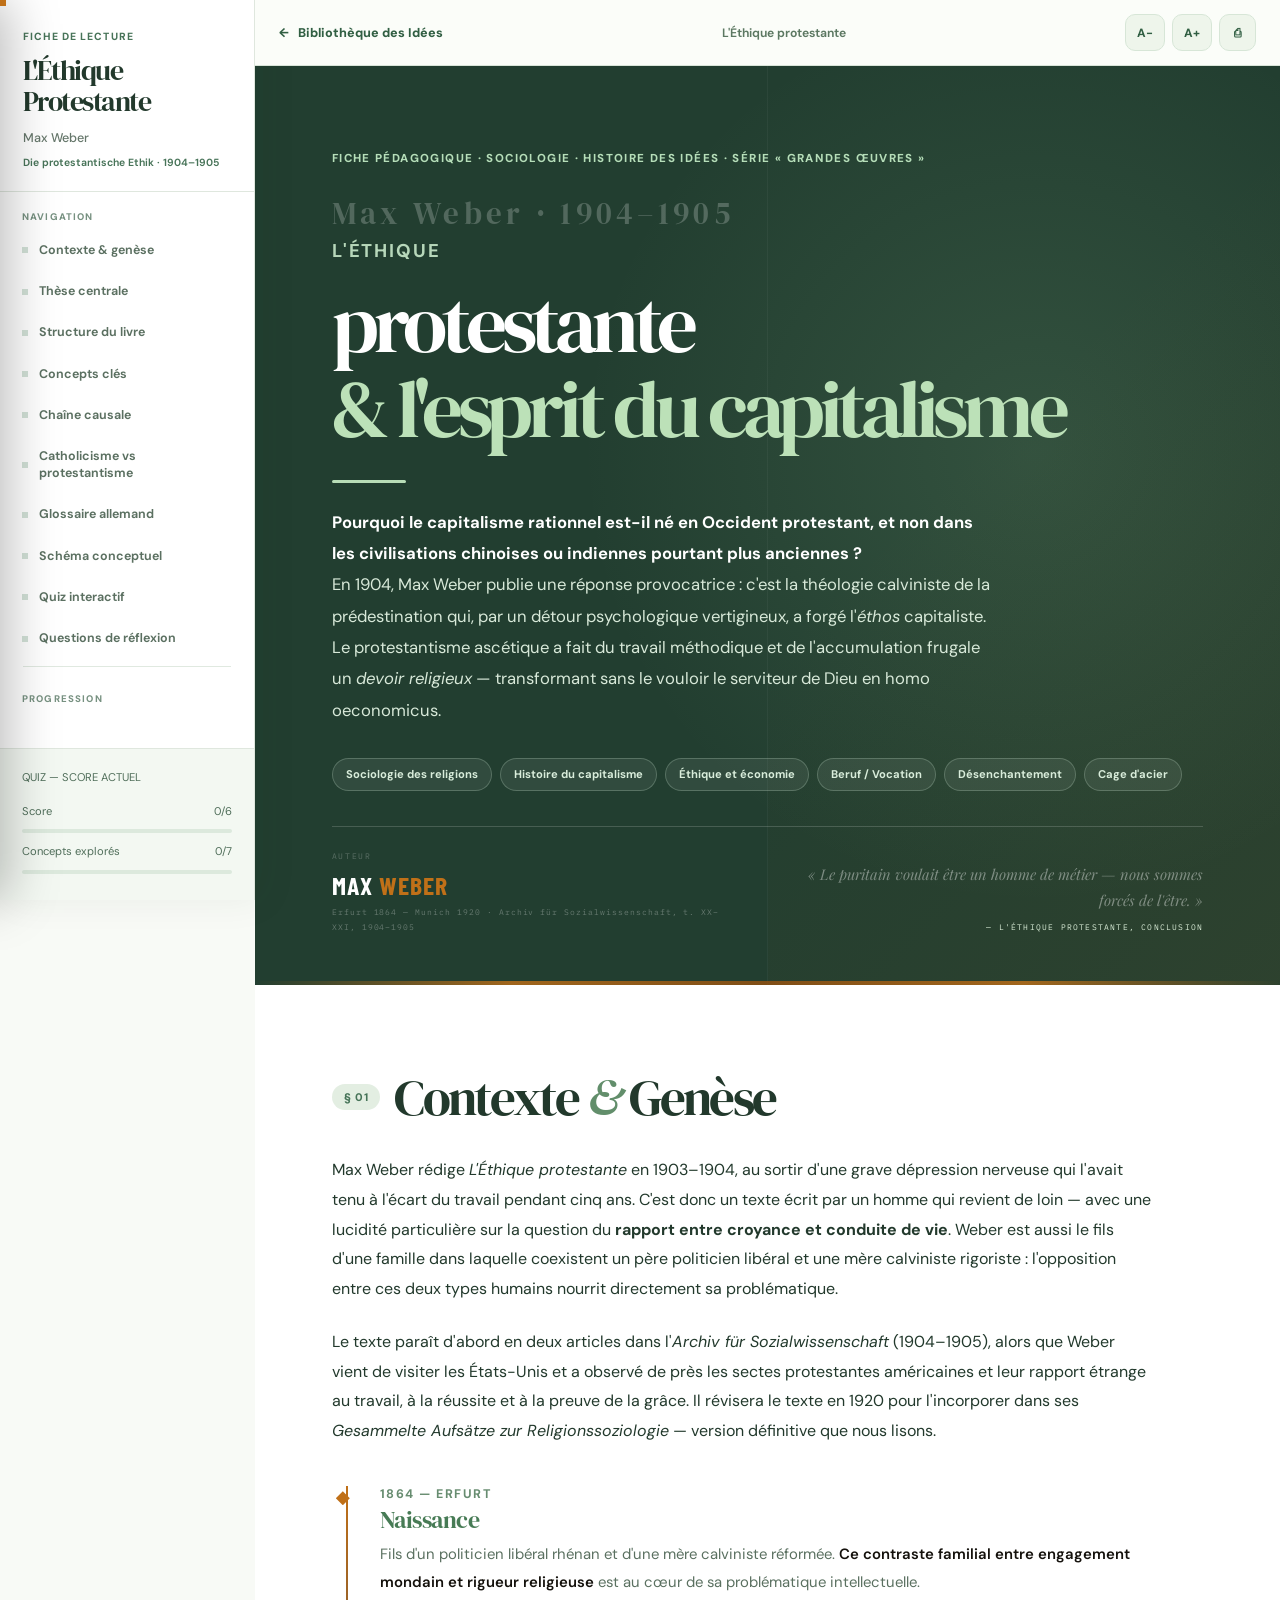
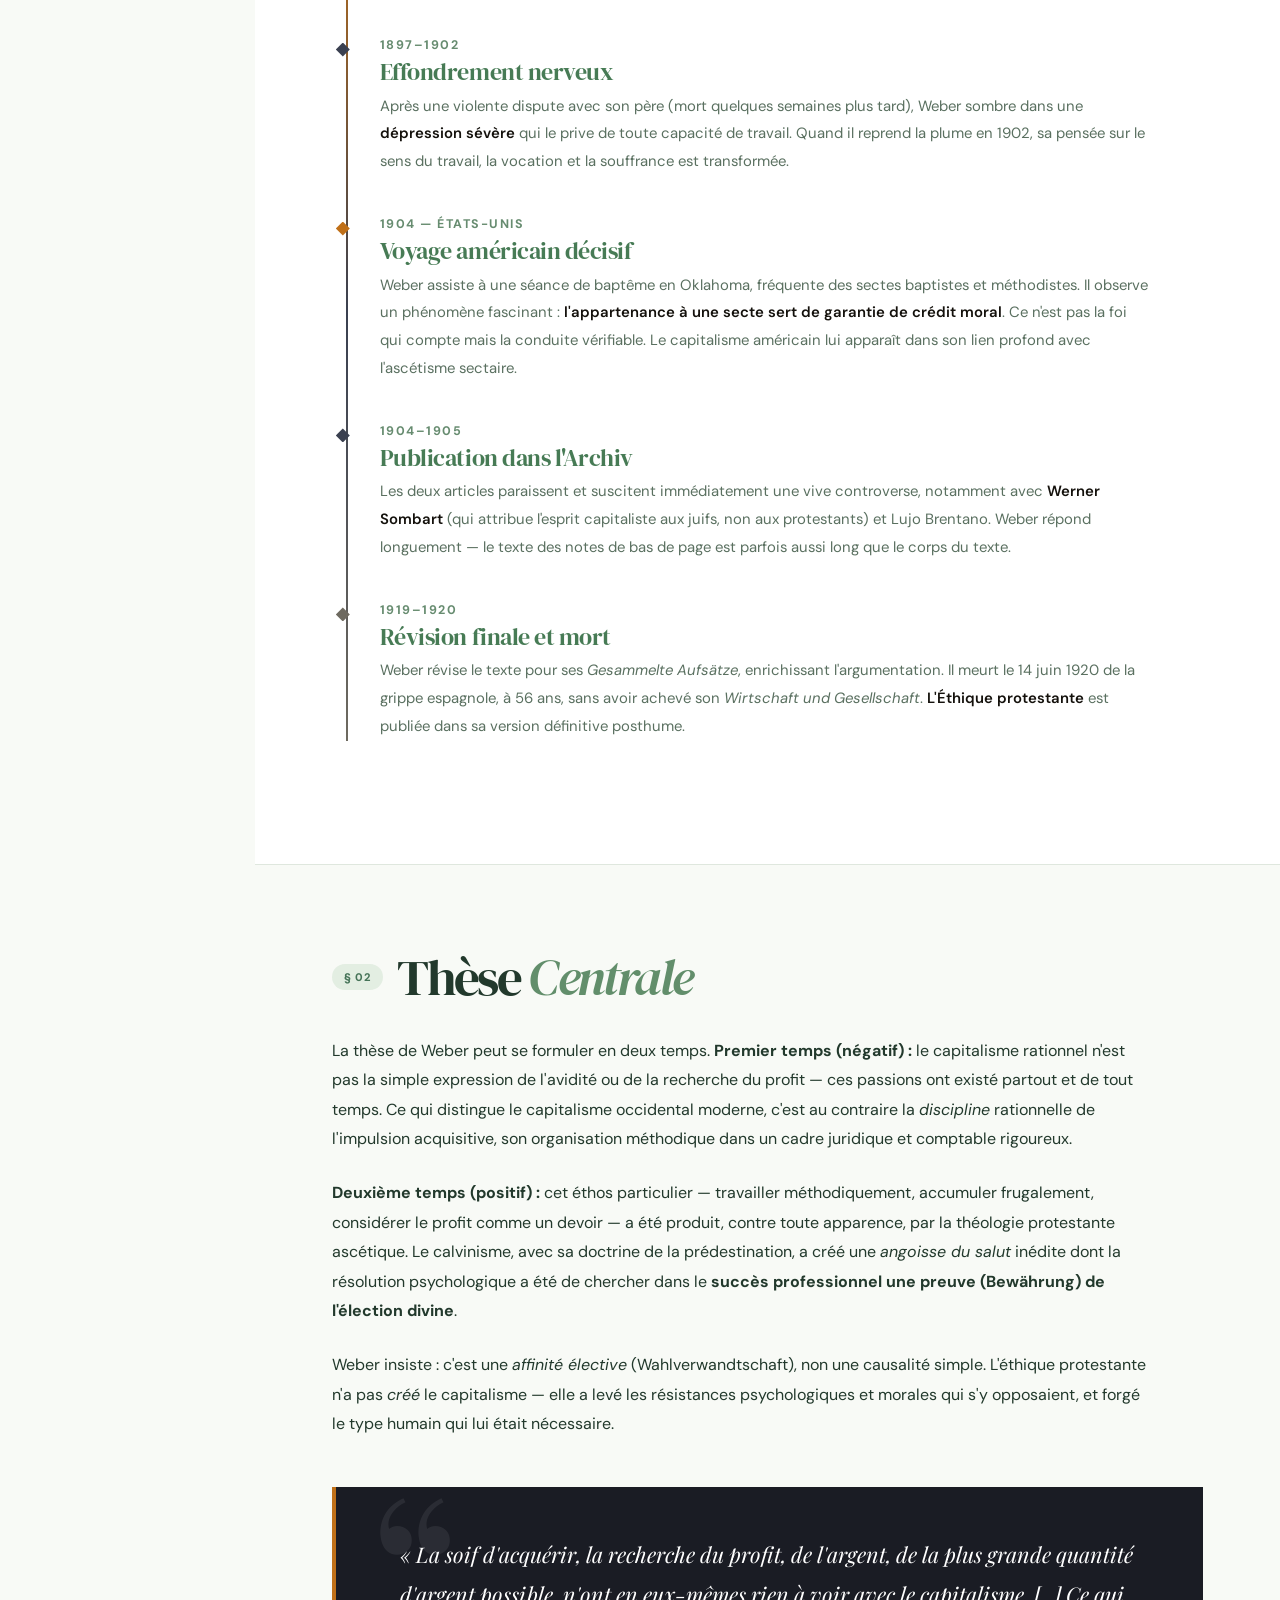
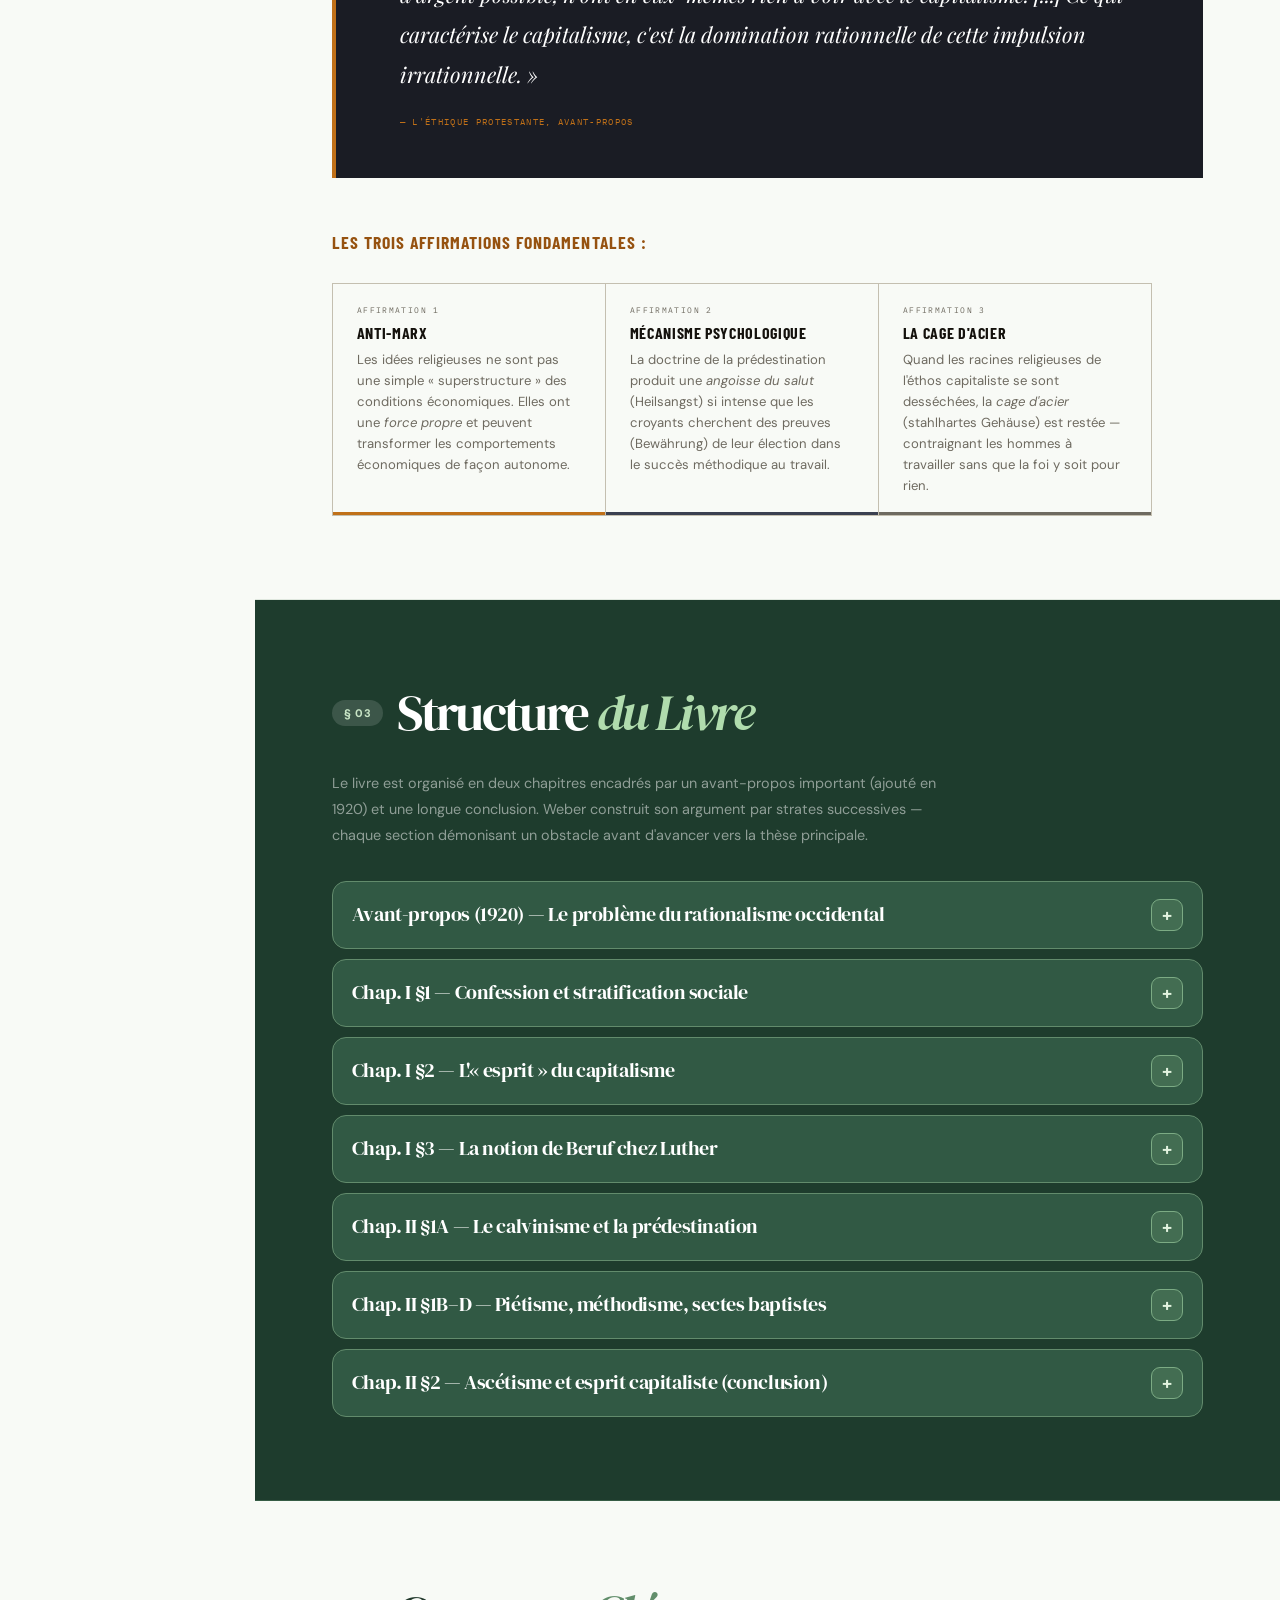
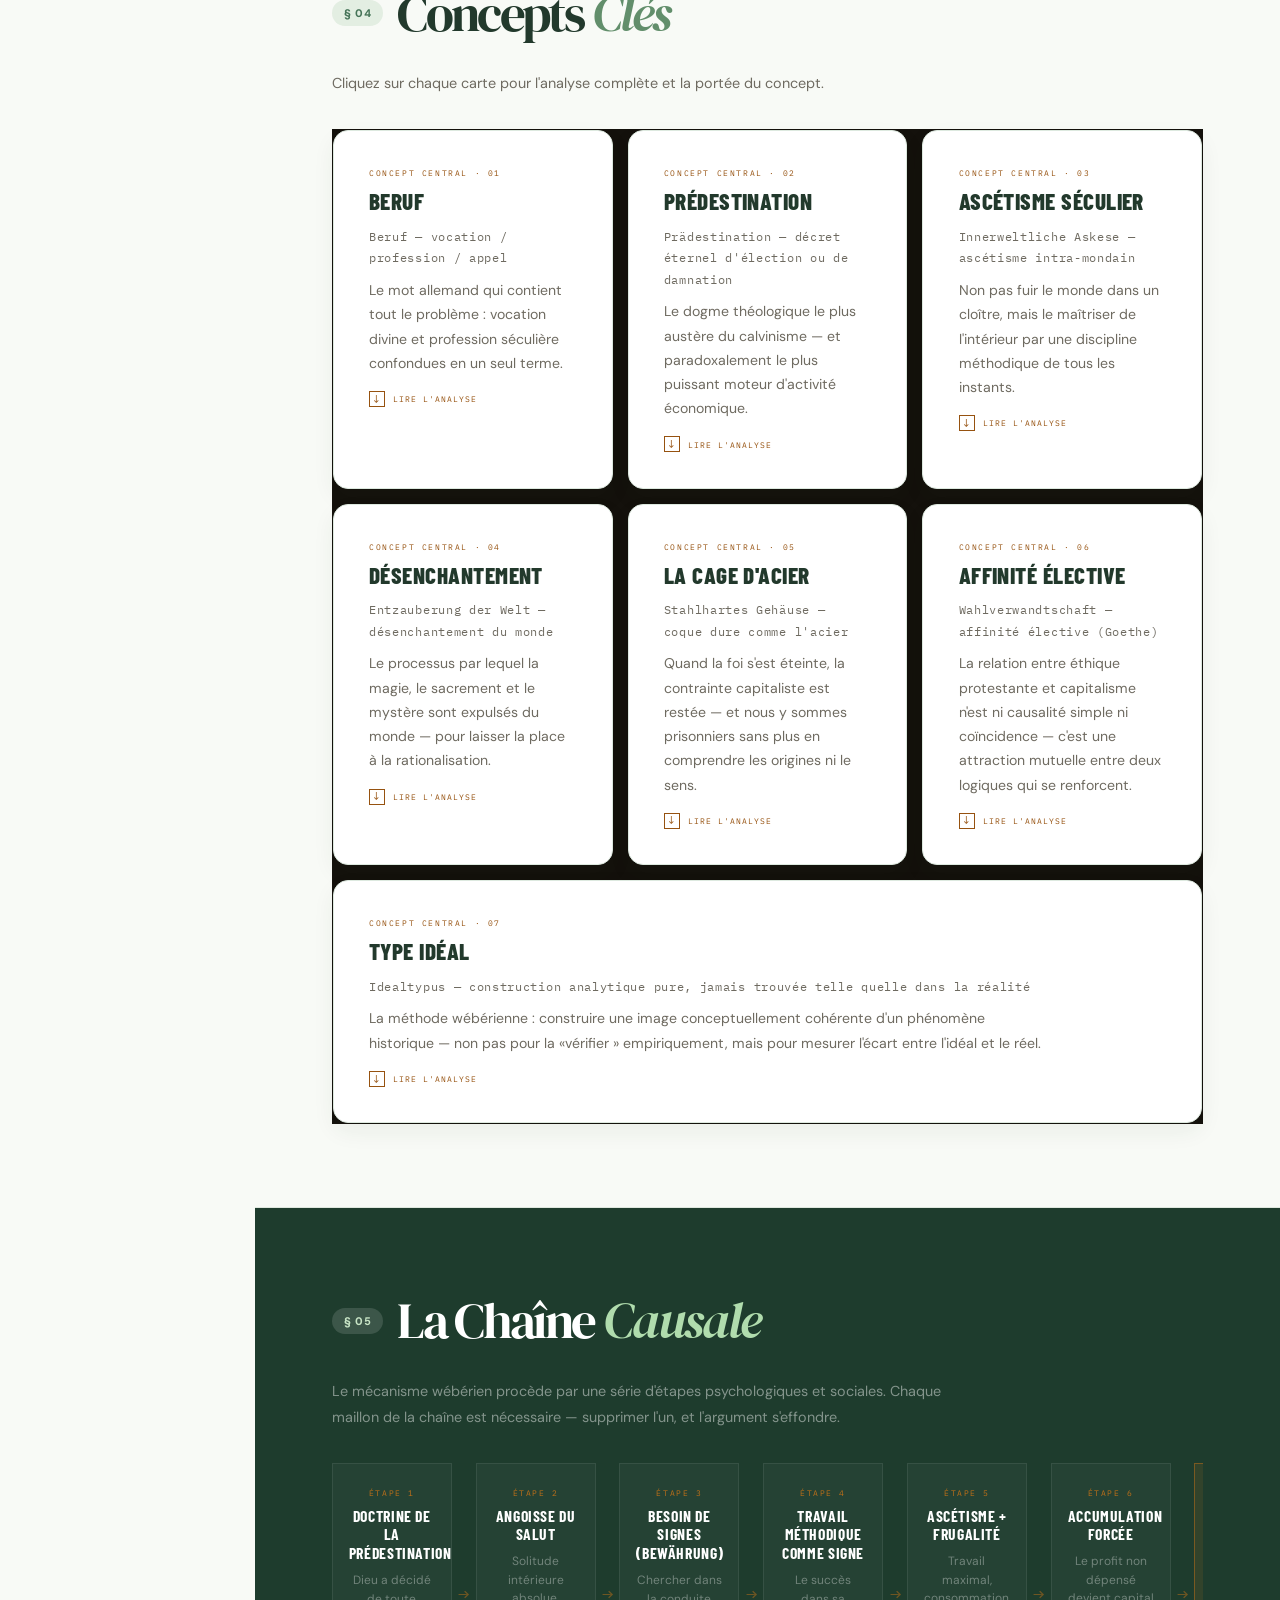
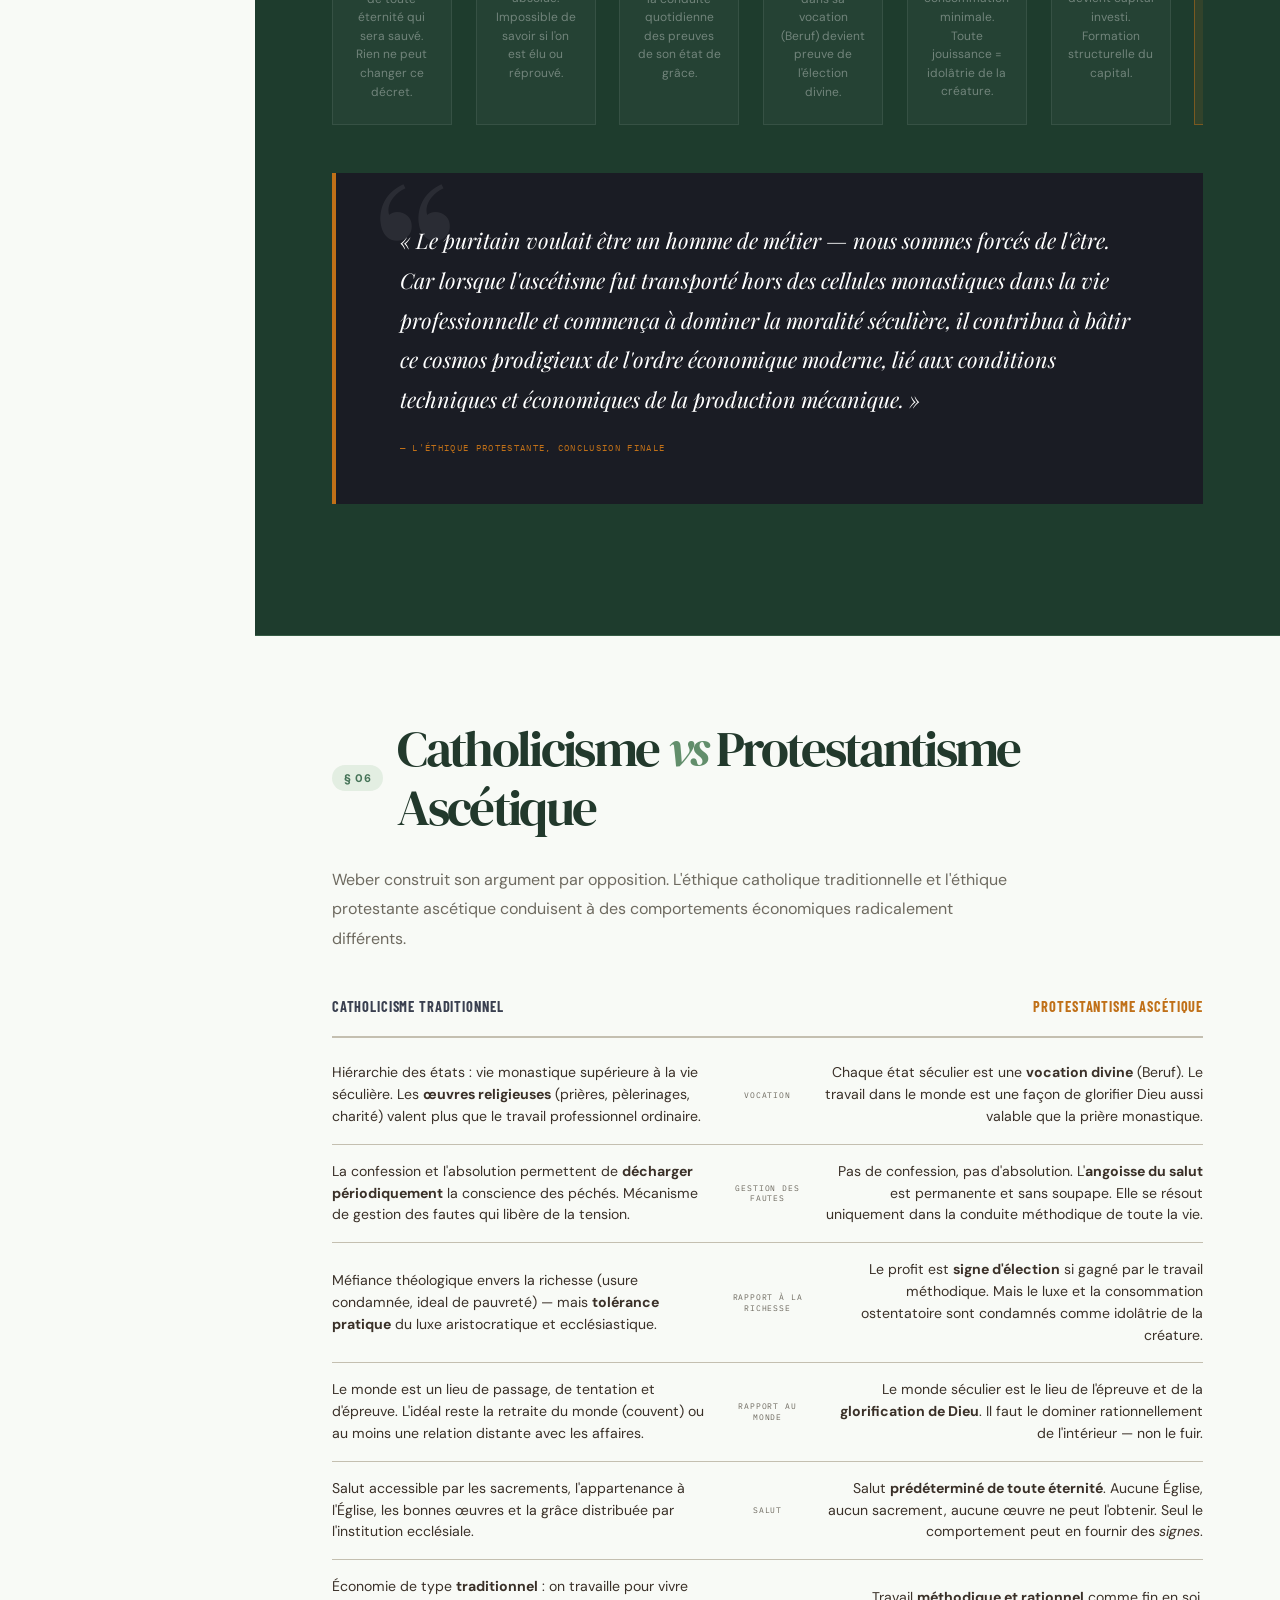
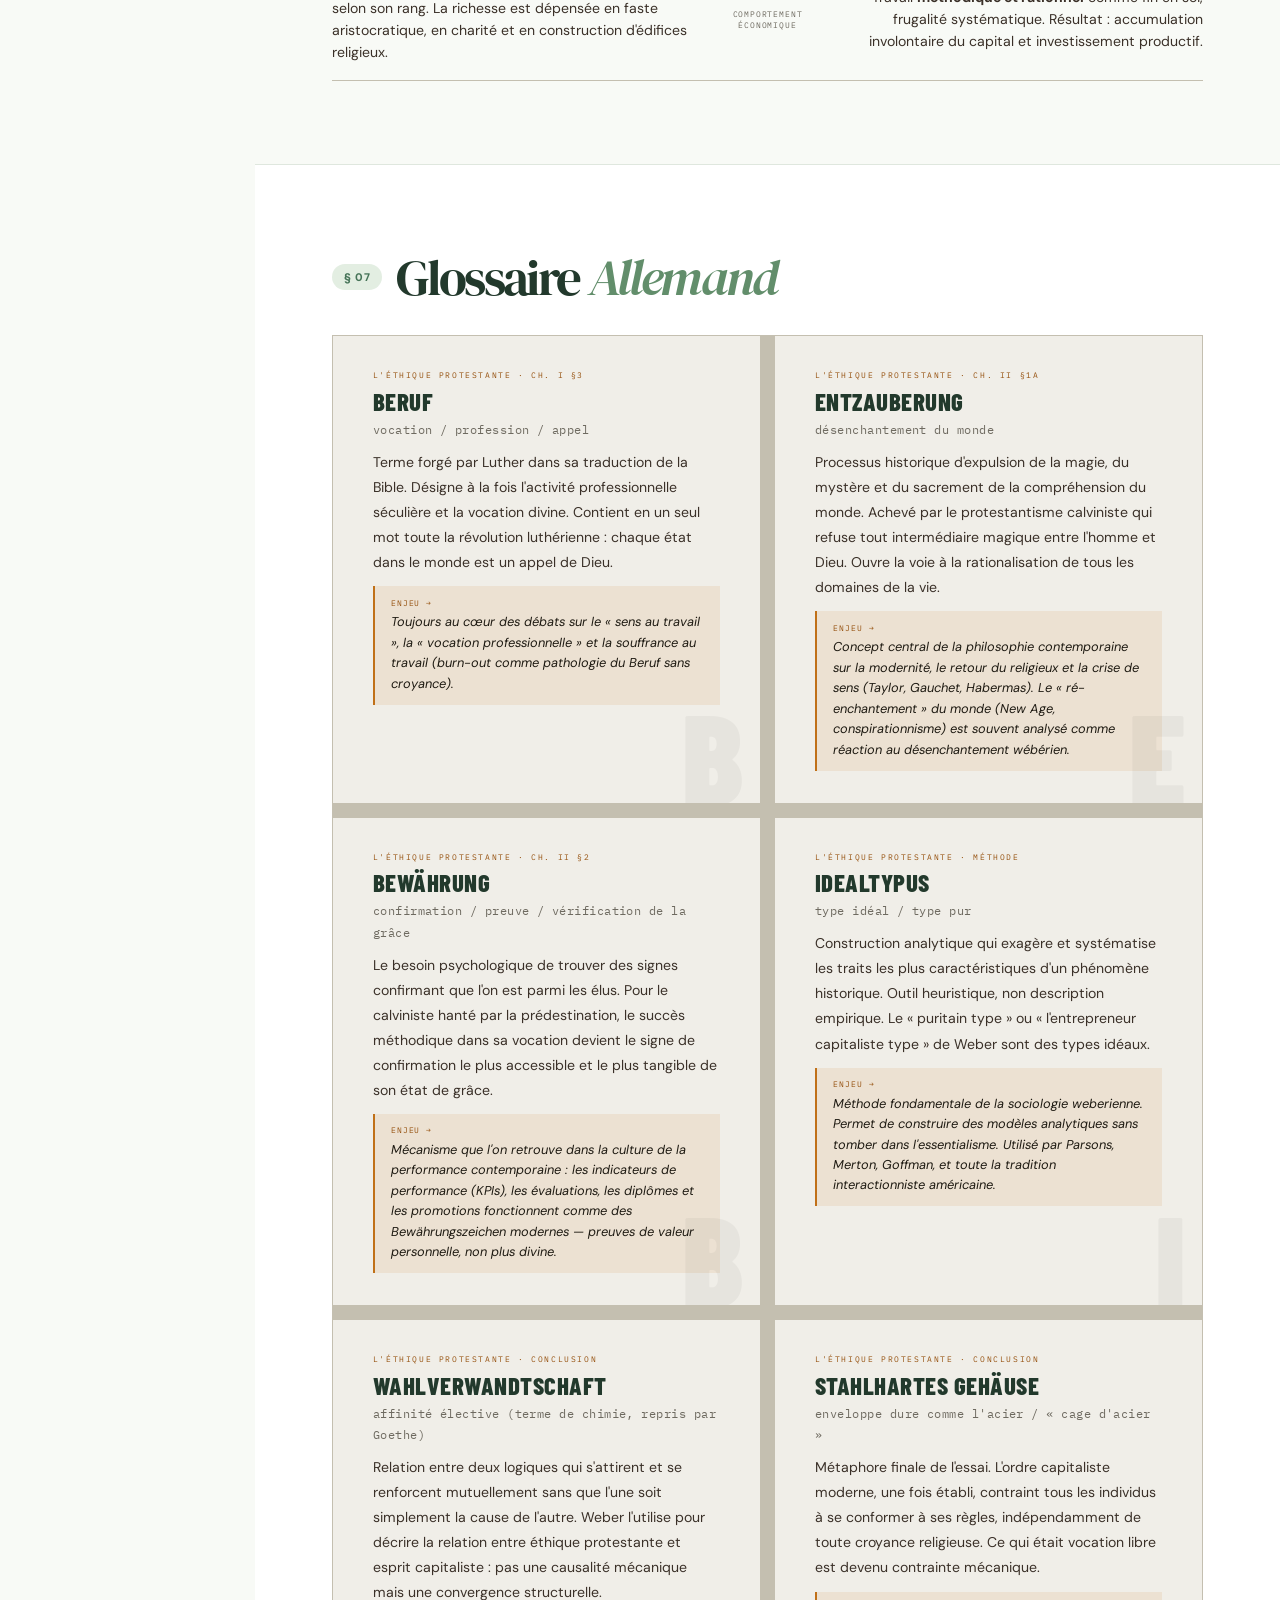
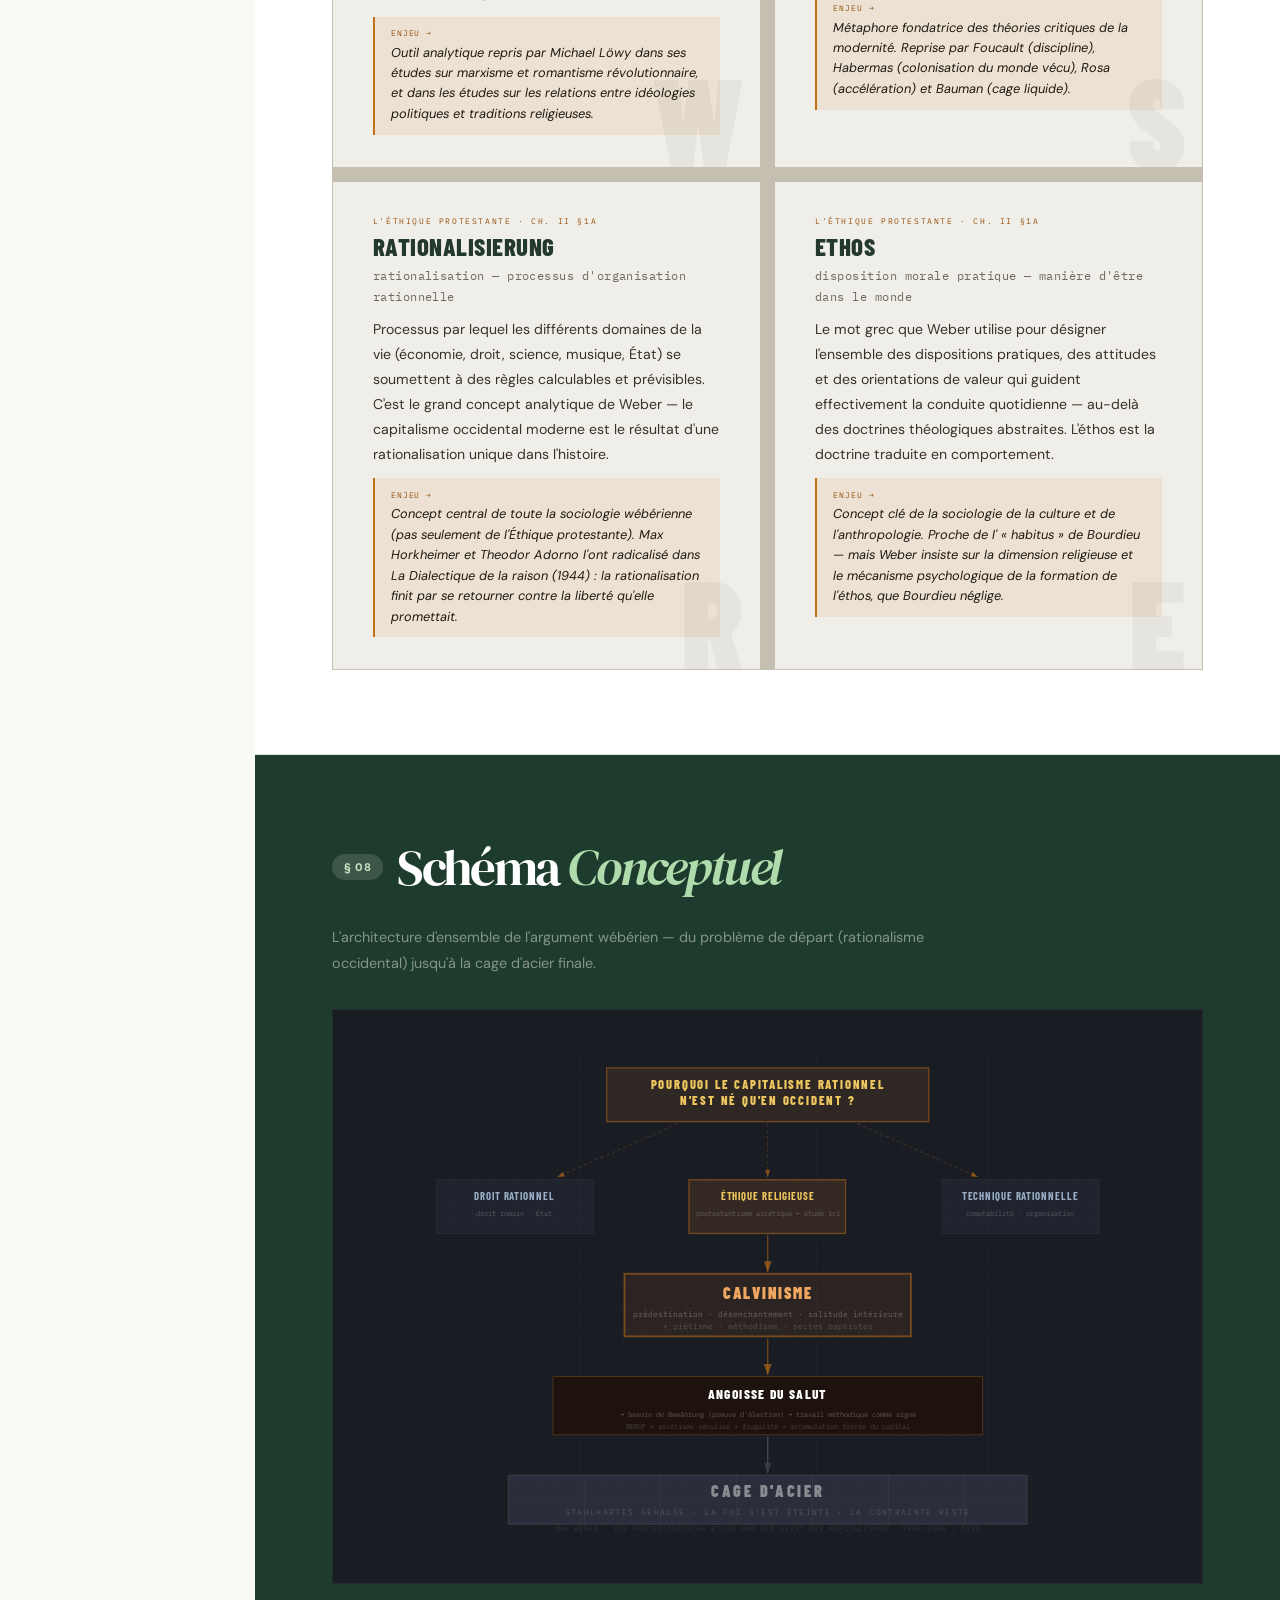
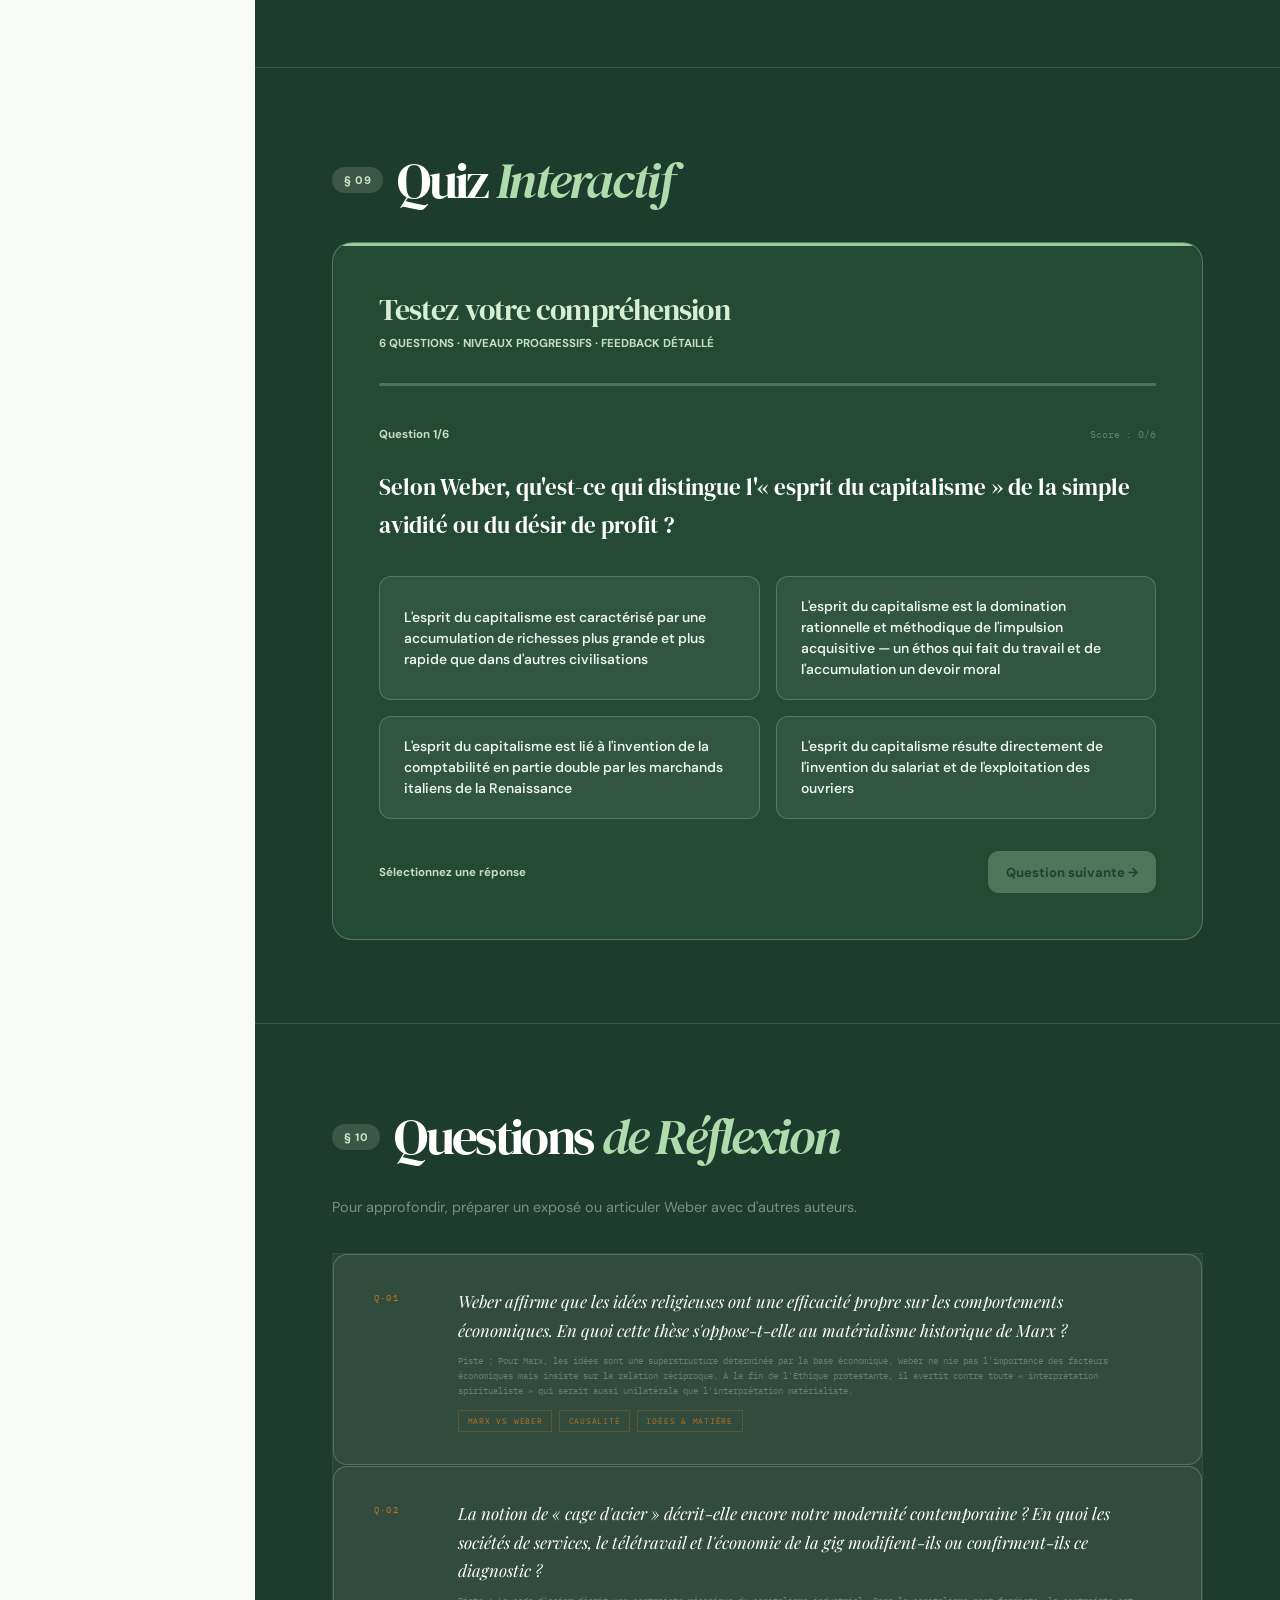
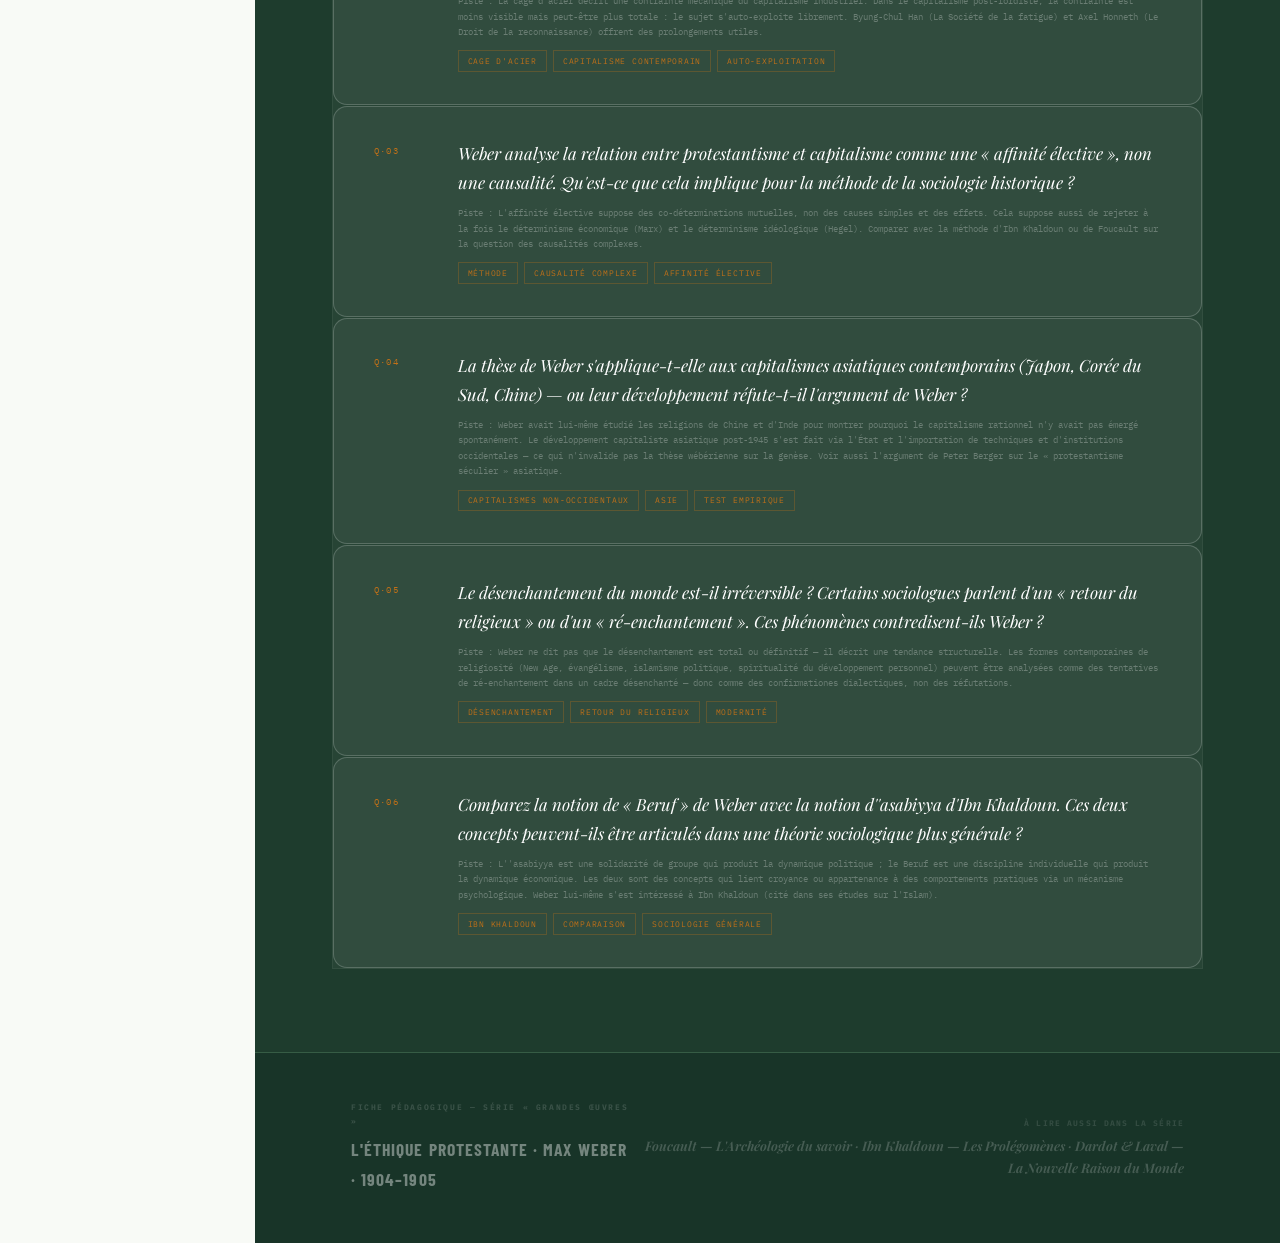
<file: weber-ethique-protestante.html>
<!DOCTYPE html>
<html lang="fr">
<head>
<meta charset="UTF-8">
<meta name="viewport" content="width=device-width, initial-scale=1.0">
<title>L'Éthique protestante — Max Weber</title>
<link href="https://fonts.googleapis.com/css2?family=Playfair+Display:ital,wght@0,400;0,600;0,700;1,400;1,600&family=Barlow+Condensed:wght@300;400;500;600;700;800;900&family=IBM+Plex+Mono:ital,wght@0,300;0,400;0,500;1,300&display=swap" rel="stylesheet">
<style>
/* ═══════════════════════════════════════════
   DESIGN SYSTEM — Rigueur puritaine
   Palette : graphite / ambre / acier / cendre
   ═══════════════════════════════════════════ */
:root {
  --ash:   #f0eee8;
  --ash2:  #e4e1d8;
  --ash3:  #d4d0c4;
  --ink:   #14110c;
  --ink2:  #1e1a12;
  --ember: #c07018;
  --ember2:#965210;
  --ember-pale: #f8ead4;
  --iron:  #3a4050;
  --iron2: #2a2e3a;
  --iron-pale: #d8dce8;
  --coal:  #1a1c24;
  --smoke: #6e6a60;
  --rule:  #c4bfb0;
  --sidebar: 270px;
}

*,*::before,*::after{box-sizing:border-box;margin:0;padding:0}
html{scroll-behavior:smooth}
body{
  background:var(--ash);
  color:var(--ink);
  font-family:'Playfair Display',serif;
  font-size:17px;
  line-height:1.78;
  overflow-x:hidden;
  cursor:none;
}

/* ─── CURSOR ─── */
#cur{
  width:12px;height:12px;
  background:var(--ember);
  position:fixed;top:0;left:0;
  pointer-events:none;z-index:9999;
  transform:translate(-50%,-50%);
  transition:width .2s,height .2s,background .2s,border-radius .2s;
}
#cur.expand{width:36px;height:36px;background:rgba(192,112,24,.12);border:1px solid var(--ember);border-radius:50%;}

/* ─── PROGRESS ─── */
#prog{position:fixed;top:0;left:0;height:3px;background:var(--ember);transform-origin:left;transform:scaleX(0);z-index:1002;transition:transform .08s linear;}

/* ═══ SIDEBAR ═══ */
.snav{
  position:fixed;left:0;top:0;bottom:0;
  width:var(--sidebar);
  background:var(--coal);
  z-index:100;
  display:flex;flex-direction:column;
  overflow-y:auto;
  scrollbar-width:thin;
  scrollbar-color:var(--ember) transparent;
}

.snav-brand{
  padding:2rem 1.8rem 1.8rem;
  border-bottom:1px solid rgba(255,255,255,.05);
  position:relative;overflow:hidden;
}

/* Motif cage d'acier */
.snav-brand::after{
  content:'';
  position:absolute;inset:0;
  background-image:
    linear-gradient(rgba(255,255,255,.018) 1px,transparent 1px),
    linear-gradient(90deg,rgba(255,255,255,.018) 1px,transparent 1px);
  background-size:18px 18px;
  pointer-events:none;
}

.snav-kicker{
  font-family:'IBM Plex Mono',monospace;
  font-size:.55rem;letter-spacing:.22em;text-transform:uppercase;
  color:var(--ember);margin-bottom:.8rem;
  position:relative;z-index:1;
}

.snav-title{
  font-family:'Barlow Condensed',sans-serif;
  font-size:1.42rem;font-weight:800;line-height:1;
  color:#fff;letter-spacing:.02em;text-transform:uppercase;
  position:relative;z-index:1;
}

.snav-authors{
  font-family:'Playfair Display',serif;
  font-style:italic;font-size:.78rem;
  color:rgba(255,255,255,.35);margin-top:.4rem;
  position:relative;z-index:1;
}

.snav-year{
  font-family:'IBM Plex Mono',monospace;
  font-size:.55rem;color:var(--ember);
  letter-spacing:.1em;margin-top:.5rem;
  position:relative;z-index:1;
}

.snav-lbl{
  font-family:'IBM Plex Mono',monospace;
  font-size:.48rem;letter-spacing:.22em;text-transform:uppercase;
  color:rgba(255,255,255,.18);
  padding:.9rem 1.8rem .3rem;
}

.snav-a{
  display:flex;align-items:center;gap:.7rem;
  padding:.42rem 1.8rem;
  font-family:'Barlow Condensed',sans-serif;
  font-size:.8rem;font-weight:500;letter-spacing:.04em;
  text-transform:uppercase;
  color:rgba(255,255,255,.38);
  text-decoration:none;
  border-left:2px solid transparent;
  transition:all .2s;
}
.snav-a:hover{color:rgba(255,255,255,.85);border-left-color:var(--ember);padding-left:2.1rem;}
.snav-a.on{color:#fff;border-left-color:var(--ember2);background:rgba(192,112,24,.1);}

.snav-bullet{
  width:5px;height:5px;
  background:currentColor;opacity:.4;flex-shrink:0;
}

.snav-div{height:1px;background:rgba(255,255,255,.04);margin:.6rem 1.8rem;}

.snav-score{
  margin-top:auto;padding:1.5rem 1.8rem;
  border-top:1px solid rgba(255,255,255,.05);
}

.snav-score-title{
  font-family:'IBM Plex Mono',monospace;
  font-size:.5rem;letter-spacing:.18em;text-transform:uppercase;
  color:rgba(255,255,255,.2);margin-bottom:.8rem;
}

.score-bar{height:4px;background:rgba(255,255,255,.06);margin:.5rem 0;overflow:hidden;}
.score-fill{height:100%;transition:width 1.5s cubic-bezier(.16,1,.3,1);}
.score-label{display:flex;justify-content:space-between;font-family:'IBM Plex Mono',monospace;font-size:.48rem;letter-spacing:.1em;color:rgba(255,255,255,.25);margin-bottom:.2rem;}

/* ═══ MAIN ═══ */
.main{margin-left:var(--sidebar);}

/* ═══ HERO ═══ */
.hero{
  min-height:100vh;
  background:var(--coal);
  color:#fff;
  padding:5rem 6rem 4rem;
  position:relative;overflow:hidden;
  display:grid;grid-template-rows:1fr auto;
}

/* Grille de cage d'acier */
.hero::before{
  content:'';position:absolute;inset:0;
  background-image:
    linear-gradient(rgba(255,255,255,.022) 1px,transparent 1px),
    linear-gradient(90deg,rgba(255,255,255,.022) 1px,transparent 1px);
  background-size:32px 32px;
  pointer-events:none;
}

.hero-ember{
  position:absolute;bottom:0;right:0;
  width:50%;height:100%;
  background:linear-gradient(135deg,transparent 40%,rgba(192,112,24,.07) 100%);
  pointer-events:none;
}

/* Barre de braise en bas */
.hero-strate{
  position:absolute;bottom:0;left:0;right:0;
  height:4px;
  background:linear-gradient(90deg,transparent,var(--ember),var(--ember2),var(--ember),transparent);
  opacity:.8;
}

.hero-tag{
  font-family:'IBM Plex Mono',monospace;
  font-size:.58rem;letter-spacing:.28em;text-transform:uppercase;
  color:var(--ember);margin-bottom:2.5rem;
  opacity:0;animation:fadeUp .7s ease forwards .1s;
  position:relative;z-index:1;
}

.hero-h1{
  font-family:'Barlow Condensed',sans-serif;
  font-size:clamp(3rem,6.5vw,8.5rem);
  font-weight:900;line-height:.88;
  letter-spacing:-.01em;text-transform:uppercase;
  opacity:0;animation:fadeUp .9s ease forwards .25s;
  position:relative;z-index:1;
}
.hero-h1 .line-pre{display:block;color:rgba(255,255,255,.22);font-size:.38em;letter-spacing:.14em;font-weight:400;margin-bottom:.5rem;}
.hero-h1 .line1{display:block;color:#fff;}
.hero-h1 .line2{display:block;color:#fff;}
.hero-h1 .line3{display:block;color:var(--ember);}

.hero-rule{
  width:120px;height:3px;
  background:linear-gradient(90deg,var(--ember),var(--iron));
  margin:2.5rem 0 2rem;
  opacity:0;animation:fadeUp .7s ease forwards .5s;
  position:relative;z-index:1;
}

.hero-sub{
  max-width:680px;
  font-size:1.02rem;font-weight:400;font-style:italic;
  color:rgba(255,255,255,.55);line-height:1.88;
  opacity:0;animation:fadeUp .8s ease forwards .4s;
  position:relative;z-index:1;
}
.hero-sub strong{color:#fff;font-style:normal;}

.hero-chips{
  display:flex;flex-wrap:wrap;gap:.6rem;
  margin-top:2rem;
  opacity:0;animation:fadeUp .7s ease forwards .7s;
  position:relative;z-index:1;
}

.chip{
  font-family:'IBM Plex Mono',monospace;
  font-size:.55rem;letter-spacing:.12em;text-transform:uppercase;
  padding:.28rem .8rem;border:1px solid;
}
.chip-ember{color:var(--ember);border-color:rgba(192,112,24,.45);background:rgba(192,112,24,.1);}
.chip-iron {color:#9aaec8;  border-color:rgba(58,64,80,.5);    background:rgba(58,64,80,.15);}
.chip-ash  {color:rgba(255,255,255,.45);border-color:rgba(255,255,255,.15);background:rgba(255,255,255,.04);}

.hero-bottom{
  display:flex;justify-content:space-between;align-items:flex-end;
  padding-top:3rem;border-top:1px solid rgba(255,255,255,.07);
  opacity:0;animation:fadeUp .7s ease forwards .9s;
  position:relative;z-index:1;
}
.hb-label{font-family:'IBM Plex Mono',monospace;font-size:.5rem;letter-spacing:.2em;text-transform:uppercase;color:rgba(255,255,255,.25);margin-bottom:.4rem;}
.hb-names{font-family:'Barlow Condensed',sans-serif;font-size:1.6rem;font-weight:700;letter-spacing:.04em;text-transform:uppercase;color:#fff;line-height:1.1;}
.hb-names span{color:var(--ember);}

.hero-thesis{
  text-align:right;max-width:420px;
  font-family:'Playfair Display',serif;
  font-style:italic;font-size:.92rem;
  color:rgba(255,255,255,.4);line-height:1.72;
}
.hero-thesis cite{display:block;margin-top:.5rem;font-style:normal;font-family:'IBM Plex Mono',monospace;font-size:.5rem;letter-spacing:.15em;text-transform:uppercase;color:var(--ember);}

/* ═══ GENERIC SECTION ═══ */
.sec{padding:5.5rem 6rem;border-bottom:1px solid var(--rule);}
.sec.alt{background:var(--ash2);}
.sec.dark{background:var(--coal);color:#fff;}
.sec.iron{background:var(--iron2);color:#fff;}
.sec.ember-bg{background:#1e1008;color:#fff;}

.sec-eyebrow{display:flex;align-items:center;gap:1.2rem;margin-bottom:3rem;}

.sec-num{
  font-family:'IBM Plex Mono',monospace;
  font-size:.52rem;letter-spacing:.2em;text-transform:uppercase;
  color:var(--ember2);background:var(--ember-pale);
  padding:.28rem .75rem;
}
.dark .sec-num,.iron .sec-num,.ember-bg .sec-num{background:rgba(192,112,24,.2);color:#f0a860;}

.sec-h2{font-family:'Barlow Condensed',sans-serif;font-size:2.6rem;font-weight:800;letter-spacing:.01em;text-transform:uppercase;line-height:1;}
.sec-h2 em{color:var(--ember);font-style:normal;}
.dark .sec-h2,.iron .sec-h2,.ember-bg .sec-h2{color:#fff;}
.dark .sec-h2 em,.ember-bg .sec-h2 em{color:var(--ember);}
.iron .sec-h2 em{color:#f0c860;}

/* ═══ CONCEPT CARDS ═══ */
.concept-grid{display:grid;grid-template-columns:repeat(3,1fr);gap:1px;background:var(--ink);border:1px solid var(--ink);margin-top:1rem;}
.concept-card{
  background:var(--ash);padding:2.2rem;
  position:relative;overflow:hidden;cursor:pointer;
  transition:background .3s;
}
.alt .concept-card{background:var(--ash2);}
.concept-card::after{content:attr(data-num);position:absolute;right:.8rem;bottom:-1rem;font-family:'Barlow Condensed',sans-serif;font-size:7rem;font-weight:900;color:rgba(0,0,0,.04);line-height:1;pointer-events:none;}
.concept-card:hover{background:var(--ember-pale);}

.cc-tag{font-family:'IBM Plex Mono',monospace;font-size:.5rem;letter-spacing:.2em;text-transform:uppercase;color:var(--ember2);display:block;margin-bottom:.5rem;}
.cc-de{font-family:'IBM Plex Mono',monospace;font-style:normal;font-size:.72rem;color:var(--smoke);margin-bottom:.6rem;letter-spacing:.06em;}
.cc-title{font-family:'Barlow Condensed',sans-serif;font-size:1.45rem;font-weight:800;letter-spacing:.02em;text-transform:uppercase;line-height:1.1;margin-bottom:.7rem;}
.cc-short{font-size:.88rem;color:var(--smoke);line-height:1.72;}
.cc-expand{max-height:0;overflow:hidden;transition:max-height .5s cubic-bezier(.16,1,.3,1),opacity .4s ease,padding .4s ease;opacity:0;}
.cc-expand.open { max-height: 2000px; opacity: 1; padding-top: 1rem; }
.cc-expand-body{font-size:.85rem;color:var(--ink);line-height:1.82;border-top:1px solid var(--rule);padding-top:1rem;}
.cc-expand-body p{margin-bottom:.7rem;}
.cc-expand-body p:last-child{margin-bottom:0;}
.cc-expand-body strong{color:var(--ember2);font-weight:600;}
.cc-today{margin-top:.8rem;padding:.8rem 1rem;background:var(--ember-pale);border-left:2px solid var(--ember);font-size:.8rem;font-style:italic;color:var(--ink2);line-height:1.6;}
.cc-today::before{content:'Portée → ';font-style:normal;font-family:'IBM Plex Mono',monospace;font-size:.48rem;letter-spacing:.12em;text-transform:uppercase;color:var(--ember2);display:block;margin-bottom:.2rem;}
.cc-toggle{display:flex;align-items:center;gap:.5rem;margin-top:1rem;font-family:'IBM Plex Mono',monospace;font-size:.52rem;letter-spacing:.12em;text-transform:uppercase;color:var(--ember2);cursor:pointer;transition:color .2s;}
.cc-arrow{width:16px;height:16px;border:1px solid var(--ember2);display:flex;align-items:center;justify-content:center;font-size:.7rem;transition:transform .3s;}
.open-arrow .cc-arrow{transform:rotate(180deg);}

/* ═══ ACCORDION ═══ */
.accordion{margin-top:1.5rem;}
.acc-item{border-bottom:1px solid var(--rule);overflow:hidden;}
.dark .acc-item,.iron .acc-item,.ember-bg .acc-item{border-color:rgba(255,255,255,.08);}
.acc-head{display:flex;align-items:center;justify-content:space-between;padding:1.4rem 0;cursor:pointer;transition:color .2s;user-select:none;}
.acc-head:hover .acc-title{color:var(--ember);}
.dark .acc-head:hover .acc-title,.iron .acc-head:hover .acc-title,.ember-bg .acc-head:hover .acc-title{color:var(--ember);}
.acc-title{font-family:'Barlow Condensed',sans-serif;font-size:1.1rem;font-weight:700;letter-spacing:.04em;text-transform:uppercase;transition:color .2s;}
.dark .acc-title,.iron .acc-title,.ember-bg .acc-title{color:#fff;}
.acc-icon{width:28px;height:28px;border:1px solid var(--rule);display:flex;align-items:center;justify-content:center;flex-shrink:0;transition:all .3s;font-family:'Barlow Condensed',sans-serif;font-size:1.2rem;color:var(--ember);}
.dark .acc-icon,.iron .acc-icon,.ember-bg .acc-icon{border-color:rgba(255,255,255,.12);color:var(--ember);}
.acc-item.open .acc-icon{transform:rotate(45deg);background:var(--ember);color:#fff;border-color:var(--ember);}
.acc-body{max-height:0;overflow:hidden;transition:max-height .5s cubic-bezier(.16,1,.3,1);}
.acc-item.open .acc-body{max-height:1500px;}
.acc-inner{padding:0 0 2rem;font-size:.9rem;color:#3a3028;line-height:1.88;}
.dark .acc-inner,.iron .acc-inner,.ember-bg .acc-inner{color:rgba(255,255,255,.65);}
.acc-inner p{margin-bottom:.9rem;}.acc-inner p:last-child{margin-bottom:0;}
.acc-inner strong{color:var(--ink);font-weight:600;}
.dark .acc-inner strong,.iron .acc-inner strong,.ember-bg .acc-inner strong{color:#fff;}
.acc-inner em{font-style:italic;color:var(--ember2);}
.dark .acc-inner em,.iron .acc-inner em,.ember-bg .acc-inner em{color:var(--ember);}

/* ═══ PULL QUOTES ═══ */
.pq{padding:3rem 4rem;margin:3rem 0;position:relative;overflow:hidden;}
.pq.iron{background:var(--iron2);color:#fff;}
.pq.ember{background:var(--ember2);color:#fff;}
.pq.cage{background:var(--coal);color:#fff;border-left:4px solid var(--ember);}
.pq::before{content:'\201C';position:absolute;top:-2rem;left:2rem;font-family:'Playfair Display',serif;font-size:14rem;line-height:1;opacity:.07;pointer-events:none;color:#fff;}
.pq p{font-family:'Playfair Display',serif;font-size:1.35rem;font-style:italic;font-weight:400;line-height:1.68;position:relative;z-index:1;}
.pq cite{display:block;margin-top:1.2rem;font-family:'IBM Plex Mono',monospace;font-size:.55rem;letter-spacing:.15em;text-transform:uppercase;font-style:normal;color:rgba(255,255,255,.4);}
.pq.cage cite{color:var(--ember);}

/* ═══ COMPARISON TABLE ═══ */
.compare-sec{margin-top:2rem;}
.compare-row{display:grid;grid-template-columns:1fr 80px 1fr;gap:1rem;align-items:center;padding:1rem 0;border-bottom:1px solid var(--rule);}
.cr-label-l,.cr-label-r{font-size:.88rem;color:#3a3028;line-height:1.55;}
.cr-label-r{text-align:right;}
.cr-mid{font-family:'IBM Plex Mono',monospace;font-size:.52rem;letter-spacing:.1em;text-transform:uppercase;color:var(--smoke);text-align:center;line-height:1.3;}
.compare-header{display:grid;grid-template-columns:1fr 80px 1fr;gap:1rem;padding-bottom:1rem;border-bottom:2px solid var(--rule);margin-bottom:.5rem;}
.ch-title{font-family:'Barlow Condensed',sans-serif;font-size:.9rem;font-weight:700;letter-spacing:.06em;text-transform:uppercase;}
.ch-title.iron{color:var(--iron);}
.ch-title.ember{color:var(--ember);text-align:right;}

/* ═══ GLOSSAIRE ═══ */
.glos-grid{display:grid;grid-template-columns:1fr 1fr;gap:1px;background:var(--rule);border:1px solid var(--rule);}
.gi{background:var(--ash);padding:2rem 2.5rem;position:relative;overflow:hidden;transition:background .3s;}
.alt .gi{background:var(--ash2);}
.gi:hover{background:var(--ember-pale);}
.gi::after{content:attr(data-g);position:absolute;right:1rem;bottom:-1rem;font-family:'Barlow Condensed',sans-serif;font-size:8rem;font-weight:900;color:rgba(0,0,0,.04);line-height:1;pointer-events:none;}
.gi-src{font-family:'IBM Plex Mono',monospace;font-size:.5rem;letter-spacing:.2em;text-transform:uppercase;color:var(--ember2);display:block;margin-bottom:.3rem;}
.gi-term{font-family:'Barlow Condensed',sans-serif;font-size:1.55rem;font-weight:800;letter-spacing:.02em;text-transform:uppercase;margin-bottom:.25rem;line-height:1.1;}
.gi-de{font-family:'IBM Plex Mono',monospace;font-size:.72rem;color:var(--smoke);margin-bottom:.6rem;letter-spacing:.04em;}
.gi-def{font-size:.88rem;color:#3a3028;line-height:1.78;margin-bottom:.7rem;}
.gi-now{padding:.65rem 1rem;background:rgba(192,112,24,.1);border-left:2px solid var(--ember);font-style:italic;font-size:.8rem;color:var(--ink2);line-height:1.6;}
.gi-now::before{content:'Enjeu → ';font-style:normal;font-family:'IBM Plex Mono',monospace;font-size:.48rem;letter-spacing:.12em;text-transform:uppercase;color:var(--ember2);display:block;margin-bottom:.2rem;}

/* ═══ TIMELINE ═══ */
.timeline-container{position:relative;padding-left:3rem;margin-top:2rem;}
.timeline-container::before{content:'';position:absolute;left:14px;top:0;bottom:0;width:2px;background:linear-gradient(to bottom,var(--ember),var(--iron),var(--smoke));}
.tl-item{position:relative;margin-bottom:2.5rem;opacity:0;transform:translateX(-20px);transition:opacity .6s ease,transform .6s ease;}
.tl-item.tl-visible{opacity:1;transform:none;}
.tl-dot{position:absolute;left:-2.75rem;top:.35rem;width:14px;height:14px;background:var(--ember);transition:transform .3s;clip-path:polygon(50% 0%,100% 50%,50% 100%,0% 50%);}
.tl-item:hover .tl-dot{transform:scale(1.5) rotate(45deg);}
.tl-dot.iron{background:var(--iron);}
.tl-dot.smoke{background:var(--smoke);}
.tl-year{font-family:'IBM Plex Mono',monospace;font-size:.58rem;letter-spacing:.12em;text-transform:uppercase;color:var(--smoke);margin-bottom:.3rem;}
.tl-title{font-family:'Barlow Condensed',sans-serif;font-size:1.15rem;font-weight:700;letter-spacing:.04em;text-transform:uppercase;margin-bottom:.4rem;}
.tl-body{font-size:.88rem;color:var(--smoke);line-height:1.78;}
.tl-body strong{color:var(--ink);font-weight:600;}

/* ═══ STRATE ═══ */
.strates-row{display:flex;gap:0;margin-top:1.5rem;border:1px solid var(--rule);overflow:hidden;}
.strate{flex:1;padding:1.2rem 1.5rem;position:relative;border-right:1px solid var(--rule);transition:background .3s;}
.strate:last-child{border-right:none;}
.strate:hover{background:var(--ember-pale);}
.strate-label{font-family:'IBM Plex Mono',monospace;font-size:.48rem;letter-spacing:.18em;text-transform:uppercase;color:var(--smoke);margin-bottom:.4rem;}
.strate-name{font-family:'Barlow Condensed',sans-serif;font-size:1rem;font-weight:700;letter-spacing:.04em;text-transform:uppercase;color:var(--ink);line-height:1.2;}
.strate-color{position:absolute;bottom:0;left:0;right:0;height:3px;}

/* ═══ QUIZ ═══ */
.quiz-wrap{background:var(--coal);color:#fff;padding:4rem 5rem;margin-top:2rem;position:relative;overflow:hidden;}
.quiz-wrap::before{content:'';position:absolute;top:0;left:0;right:0;height:3px;background:linear-gradient(90deg,var(--ember2),var(--ember),var(--iron),var(--ember));}
.quiz-title{font-family:'Barlow Condensed',sans-serif;font-size:1.1rem;font-weight:700;letter-spacing:.08em;text-transform:uppercase;color:var(--ember);margin-bottom:.4rem;}
.quiz-meta{font-family:'IBM Plex Mono',monospace;font-size:.5rem;letter-spacing:.15em;text-transform:uppercase;color:rgba(255,255,255,.25);margin-bottom:2rem;}
.quiz-progress-bar{height:3px;background:rgba(255,255,255,.1);margin-bottom:2.5rem;overflow:hidden;}
.quiz-progress-fill{height:100%;background:var(--ember);transition:width .5s ease;}
.quiz-question{font-family:'Playfair Display',serif;font-size:1.2rem;font-style:italic;color:#fff;line-height:1.62;margin-bottom:2rem;}
.quiz-options{display:grid;grid-template-columns:1fr 1fr;gap:1rem;}
.qopt{
  padding:1.2rem 1.5rem;border:1px solid rgba(255,255,255,.12);
  background:rgba(255,255,255,.02);cursor:pointer;
  font-family:'Barlow Condensed',sans-serif;font-size:.92rem;font-weight:500;letter-spacing:.04em;
  color:rgba(255,255,255,.7);text-transform:uppercase;
  transition:all .2s;text-align:left;position:relative;overflow:hidden;
}
.qopt::before{content:'';position:absolute;inset:0;background:var(--ember2);transform:scaleX(0);transform-origin:left;transition:transform .3s ease;z-index:0;}
.qopt:hover{color:#fff;border-color:var(--ember);}
.qopt:hover::before{transform:scaleX(1);}
.qopt span{position:relative;z-index:1;}
.qopt.correct{background:rgba(58,64,80,.5);border-color:#6a80a8;color:#a8c0e0;}
.qopt.wrong  {background:rgba(192,112,24,.25);border-color:var(--ember);color:#f0c070;}
.qopt.reveal {background:rgba(58,64,80,.25);border-color:#6a80a8;color:#a8c0e0;}
.quiz-feedback{margin-top:1.5rem;padding:1.2rem 1.5rem;background:rgba(255,255,255,.04);border-left:3px solid var(--ember);font-size:.9rem;color:rgba(255,255,255,.7);line-height:1.72;display:none;}
.quiz-feedback.show{display:block;}
.quiz-nav{display:flex;justify-content:space-between;align-items:center;margin-top:2rem;}
.quiz-btn{font-family:'Barlow Condensed',sans-serif;font-size:.8rem;font-weight:700;letter-spacing:.12em;text-transform:uppercase;padding:.7rem 2rem;border:none;background:var(--ember2);color:#fff;cursor:pointer;transition:background .2s;}
.quiz-btn:hover{background:var(--ember);}
.quiz-btn:disabled{opacity:.3;cursor:not-allowed;}
.quiz-counter{font-family:'IBM Plex Mono',monospace;font-size:.6rem;letter-spacing:.15em;color:rgba(255,255,255,.3);}
.quiz-status{font-family:'IBM Plex Mono',monospace;font-size:.6rem;letter-spacing:.12em;color:rgba(255,255,255,.35);}

/* ═══ RÉFLEXION ═══ */
.qstack{display:flex;flex-direction:column;gap:1px;background:rgba(255,255,255,.04);border:1px solid rgba(255,255,255,.05);margin-top:1.5rem;}
.qi{background:rgba(255,255,255,.02);padding:2rem 2.5rem;display:grid;grid-template-columns:60px 1fr;gap:1.5rem;align-items:start;transition:background .3s;border-left:3px solid transparent;}
.qi:hover{background:rgba(192,112,24,.07);border-left-color:var(--ember);}
.qi-n{font-family:'IBM Plex Mono',monospace;font-size:.55rem;letter-spacing:.15em;text-transform:uppercase;color:var(--ember);padding-top:.2rem;}
.qi-t{font-family:'Playfair Display',serif;font-size:1.05rem;font-style:italic;color:#fff;line-height:1.72;margin-bottom:.5rem;}
.qi-hint{font-family:'IBM Plex Mono',monospace;font-size:.58rem;color:rgba(255,255,255,.28);line-height:1.65;}
.qi-tags{display:flex;flex-wrap:wrap;gap:.4rem;margin-top:.7rem;}
.qi-tag{font-family:'IBM Plex Mono',monospace;font-size:.48rem;letter-spacing:.1em;text-transform:uppercase;border:1px solid rgba(192,112,24,.3);color:var(--ember);padding:.18rem .55rem;}

/* ═══ MODAL ═══ */
.modal-overlay{position:fixed;inset:0;background:rgba(0,0,0,.88);z-index:2000;display:flex;align-items:center;justify-content:center;opacity:0;pointer-events:none;transition:opacity .3s;}
.modal-overlay.show{opacity:1;pointer-events:all;}
.modal{background:var(--coal);color:#fff;padding:4rem;max-width:560px;width:90%;position:relative;border-top:4px solid var(--ember);}
.modal-title{font-family:'Barlow Condensed',sans-serif;font-size:2.5rem;font-weight:900;text-transform:uppercase;letter-spacing:.04em;margin-bottom:.5rem;}
.modal-score{font-family:'Barlow Condensed',sans-serif;font-size:5rem;font-weight:900;color:var(--ember);line-height:1;margin:1.5rem 0;}
.modal-msg{font-style:italic;color:rgba(255,255,255,.6);line-height:1.72;margin-bottom:2rem;}
.modal-close{font-family:'Barlow Condensed',sans-serif;font-size:.8rem;font-weight:700;letter-spacing:.12em;text-transform:uppercase;padding:.7rem 2rem;border:none;background:var(--ember2);color:#fff;cursor:pointer;}

/* ═══ ANIMATIONS ═══ */
@keyframes fadeUp{from{opacity:0;transform:translateY(24px)}to{opacity:1;transform:none}}

/* ═══ CAUSAL CHAIN ═══ */
.chain{display:flex;align-items:stretch;gap:0;margin-top:2rem;overflow-x:auto;}
.chain-node{
  flex:1;min-width:120px;
  padding:1.4rem 1rem;
  background:rgba(255,255,255,.03);
  border:1px solid rgba(255,255,255,.08);
  position:relative;
  text-align:center;
  transition:background .3s;
}
.chain-node:hover{background:rgba(192,112,24,.1);}
.chain-node-num{font-family:'IBM Plex Mono',monospace;font-size:.48rem;letter-spacing:.2em;color:var(--ember);display:block;margin-bottom:.4rem;}
.chain-node-title{font-family:'Barlow Condensed',sans-serif;font-size:.98rem;font-weight:700;letter-spacing:.04em;text-transform:uppercase;color:#fff;line-height:1.2;margin-bottom:.5rem;}
.chain-node-body{font-size:.75rem;color:rgba(255,255,255,.35);line-height:1.55;}
.chain-arrow{
  display:flex;align-items:center;padding:0 .4rem;
  font-family:'IBM Plex Mono',monospace;font-size:1.2rem;
  color:rgba(192,112,24,.5);flex-shrink:0;
}

/* ═══ RESPONSIVE ═══ */
@media(max-width:900px){
  :root{--sidebar:0px}.snav{display:none}.main{margin-left:0}
  .hero{padding:3rem 2rem 3rem}.sec{padding:3.5rem 2rem}
  .concept-grid{grid-template-columns:1fr}.glos-grid{grid-template-columns:1fr}
  .quiz-options{grid-template-columns:1fr}.pq{padding:2rem}
  .chain{flex-direction:column}.chain-arrow{transform:rotate(90deg);}
}
</style>
<link rel="stylesheet" href="legacy.css">
</head>
<body>

<div id="cur"></div>
<div id="prog"></div>

<!-- ═══════════════════ SIDEBAR ═══════════════════ -->
<nav class="snav">
  <div class="snav-brand">
    <div class="snav-kicker">Fiche de lecture</div>
    <div class="snav-title">L'Éthique<br>Protestante</div>
    <div class="snav-authors">Max Weber</div>
    <div class="snav-year">Die protestantische Ethik · 1904–1905</div>
  </div>
  <div class="snav-lbl">Navigation</div>
  <a href="#contexte" class="snav-a"><span class="snav-bullet"></span>Contexte &amp; genèse</a>
  <a href="#these" class="snav-a"><span class="snav-bullet"></span>Thèse centrale</a>
  <a href="#structure" class="snav-a"><span class="snav-bullet"></span>Structure du livre</a>
  <a href="#concepts" class="snav-a"><span class="snav-bullet"></span>Concepts clés</a>
  <a href="#chaine" class="snav-a"><span class="snav-bullet"></span>Chaîne causale</a>
  <a href="#comparaison" class="snav-a"><span class="snav-bullet"></span>Catholicisme vs protestantisme</a>
  <a href="#glossaire" class="snav-a"><span class="snav-bullet"></span>Glossaire allemand</a>
  <a href="#schema" class="snav-a"><span class="snav-bullet"></span>Schéma conceptuel</a>
  <a href="#quiz" class="snav-a"><span class="snav-bullet"></span>Quiz interactif</a>
  <a href="#reflexion" class="snav-a"><span class="snav-bullet"></span>Questions de réflexion</a>
  <div class="snav-div"></div>
  <div class="snav-lbl">Progression</div>
  <div class="snav-score">
    <div class="snav-score-title">Quiz — score actuel</div>
    <div class="score-label"><span>Score</span><span id="sidebarScore">0/6</span></div>
    <div class="score-bar"><div class="score-fill" id="sidebarFill" style="background:var(--ember);width:0%"></div></div>
    <div class="score-label"><span>Concepts explorés</span><span id="conceptCount">0/7</span></div>
    <div class="score-bar"><div class="score-fill" id="conceptFill" style="background:var(--iron);width:0%"></div></div>
  </div>
</nav>

<!-- ═══════════════════ MAIN ═══════════════════ -->
<div class="main">

  <!-- ─── HERO ─── -->
  <section class="hero" id="top">
    <div class="hero-ember"></div>
    <div class="hero-strate"></div>
    <div>
      <div class="hero-tag">Fiche pédagogique · Sociologie · Histoire des idées · Série « Grandes œuvres »</div>
      <h1 class="hero-h1">
        <span class="line-pre">Max Weber · 1904–1905</span>
        <span class="line1">L'Éthique</span>
        <span class="line2">protestante</span>
        <span class="line3">&amp; l'esprit du capitalisme</span>
      </h1>
      <div class="hero-rule"></div>
      <p class="hero-sub">
        <strong>Pourquoi le capitalisme rationnel est-il né en Occident protestant, et non dans les civilisations chinoises ou indiennes pourtant plus anciennes ?</strong><br>
        En 1904, Max Weber publie une réponse provocatrice : c'est la théologie calviniste de la prédestination qui, par un détour psychologique vertigineux, a forgé l'<em>éthos</em> capitaliste. Le protestantisme ascétique a fait du travail méthodique et de l'accumulation frugale un <em>devoir religieux</em> — transformant sans le vouloir le serviteur de Dieu en homo oeconomicus.
      </p>
      <div class="hero-chips">
        <span class="chip chip-ember">Sociologie des religions</span>
        <span class="chip chip-iron">Histoire du capitalisme</span>
        <span class="chip chip-ash">Éthique et économie</span>
        <span class="chip chip-ember">Beruf / Vocation</span>
        <span class="chip chip-iron">Désenchantement</span>
        <span class="chip chip-ash">Cage d'acier</span>
      </div>
    </div>
    <div class="hero-bottom">
      <div>
        <div class="hb-label">Auteur</div>
        <div class="hb-names">Max <span>Weber</span></div>
        <div style="font-family:'IBM Plex Mono',monospace;font-size:.5rem;letter-spacing:.12em;color:rgba(255,255,255,.3);margin-top:.4rem;">Erfurt 1864 — Munich 1920 · Archiv für Sozialwissenschaft, t. XX–XXI, 1904–1905</div>
      </div>
      <div class="hero-thesis">
        « Le puritain voulait être un homme de métier — nous sommes forcés de l'être. »
        <cite>— L'Éthique protestante, conclusion</cite>
      </div>
    </div>
  </section>

  <!-- ─── CONTEXTE ─── -->
  <section class="sec" id="contexte">
    <div class="sec-eyebrow"><span class="sec-num">§ 01</span><h2 class="sec-h2">Contexte <em>&amp;</em> Genèse</h2></div>
    <div style="max-width:820px;">
      <p style="margin-bottom:1.5rem;">Max Weber rédige <em>L'Éthique protestante</em> en 1903–1904, au sortir d'une grave dépression nerveuse qui l'avait tenu à l'écart du travail pendant cinq ans. C'est donc un texte écrit par un homme qui revient de loin — avec une lucidité particulière sur la question du <strong>rapport entre croyance et conduite de vie</strong>. Weber est aussi le fils d'une famille dans laquelle coexistent un père politicien libéral et une mère calviniste rigoriste : l'opposition entre ces deux types humains nourrit directement sa problématique.</p>
      <p style="margin-bottom:2.5rem;">Le texte paraît d'abord en deux articles dans l'<em>Archiv für Sozialwissenschaft</em> (1904–1905), alors que Weber vient de visiter les États-Unis et a observé de près les sectes protestantes américaines et leur rapport étrange au travail, à la réussite et à la preuve de la grâce. Il révisera le texte en 1920 pour l'incorporer dans ses <em>Gesammelte Aufsätze zur Religionssoziologie</em> — version définitive que nous lisons.</p>
      <div class="timeline-container">
        <div class="tl-item">
          <div class="tl-dot"></div>
          <div class="tl-year">1864 — Erfurt</div>
          <div class="tl-title">Naissance</div>
          <div class="tl-body">Fils d'un politicien libéral rhénan et d'une mère calviniste réformée. <strong>Ce contraste familial entre engagement mondain et rigueur religieuse</strong> est au cœur de sa problématique intellectuelle.</div>
        </div>
        <div class="tl-item">
          <div class="tl-dot iron"></div>
          <div class="tl-year">1897–1902</div>
          <div class="tl-title">Effondrement nerveux</div>
          <div class="tl-body">Après une violente dispute avec son père (mort quelques semaines plus tard), Weber sombre dans une <strong>dépression sévère</strong> qui le prive de toute capacité de travail. Quand il reprend la plume en 1902, sa pensée sur le sens du travail, la vocation et la souffrance est transformée.</div>
        </div>
        <div class="tl-item">
          <div class="tl-dot"></div>
          <div class="tl-year">1904 — États-Unis</div>
          <div class="tl-title">Voyage américain décisif</div>
          <div class="tl-body">Weber assiste à une séance de baptême en Oklahoma, fréquente des sectes baptistes et méthodistes. Il observe un phénomène fascinant : <strong>l'appartenance à une secte sert de garantie de crédit moral</strong>. Ce n'est pas la foi qui compte mais la conduite vérifiable. Le capitalisme américain lui apparaît dans son lien profond avec l'ascétisme sectaire.</div>
        </div>
        <div class="tl-item">
          <div class="tl-dot iron"></div>
          <div class="tl-year">1904–1905</div>
          <div class="tl-title">Publication dans l'Archiv</div>
          <div class="tl-body">Les deux articles paraissent et suscitent immédiatement une vive controverse, notamment avec <strong>Werner Sombart</strong> (qui attribue l'esprit capitaliste aux juifs, non aux protestants) et Lujo Brentano. Weber répond longuement — le texte des notes de bas de page est parfois aussi long que le corps du texte.</div>
        </div>
        <div class="tl-item">
          <div class="tl-dot smoke"></div>
          <div class="tl-year">1919–1920</div>
          <div class="tl-title">Révision finale et mort</div>
          <div class="tl-body">Weber révise le texte pour ses <em>Gesammelte Aufsätze</em>, enrichissant l'argumentation. Il meurt le 14 juin 1920 de la grippe espagnole, à 56 ans, sans avoir achevé son <em>Wirtschaft und Gesellschaft</em>. <strong>L'Éthique protestante</strong> est publiée dans sa version définitive posthume.</div>
        </div>
      </div>
    </div>
  </section>

  <!-- ─── THÈSE ─── -->
  <section class="sec alt" id="these">
    <div class="sec-eyebrow"><span class="sec-num">§ 02</span><h2 class="sec-h2">Thèse <em>Centrale</em></h2></div>
    <div style="max-width:820px;margin-bottom:2.5rem;">
      <p style="margin-bottom:1.5rem;">La thèse de Weber peut se formuler en deux temps. <strong>Premier temps (négatif) :</strong> le capitalisme rationnel n'est pas la simple expression de l'avidité ou de la recherche du profit — ces passions ont existé partout et de tout temps. Ce qui distingue le capitalisme occidental moderne, c'est au contraire la <em>discipline</em> rationnelle de l'impulsion acquisitive, son organisation méthodique dans un cadre juridique et comptable rigoureux.</p>
      <p style="margin-bottom:1.5rem;"><strong>Deuxième temps (positif) :</strong> cet éthos particulier — travailler méthodiquement, accumuler frugalement, considérer le profit comme un devoir — a été produit, contre toute apparence, par la théologie protestante ascétique. Le calvinisme, avec sa doctrine de la prédestination, a créé une <em>angoisse du salut</em> inédite dont la résolution psychologique a été de chercher dans le <strong>succès professionnel une preuve (Bewährung) de l'élection divine</strong>.</p>
      <p>Weber insiste : c'est une <em>affinité élective</em> (Wahlverwandtschaft), non une causalité simple. L'éthique protestante n'a pas <em>créé</em> le capitalisme — elle a levé les résistances psychologiques et morales qui s'y opposaient, et forgé le type humain qui lui était nécessaire.</p>
    </div>

    <div class="pq cage">
      <p>« La soif d'acquérir, la recherche du profit, de l'argent, de la plus grande quantité d'argent possible, n'ont en eux-mêmes rien à voir avec le capitalisme. [...] Ce qui caractérise le capitalisme, c'est la domination rationnelle de cette impulsion irrationnelle. »</p>
      <cite>— L'Éthique protestante, Avant-propos</cite>
    </div>

    <div style="max-width:820px;margin-top:2.5rem;">
      <p style="margin-bottom:1rem;font-family:'Barlow Condensed',sans-serif;font-size:1.1rem;font-weight:700;letter-spacing:.06em;text-transform:uppercase;color:var(--ember2);">Les trois affirmations fondamentales :</p>
      <div class="strates-row">
        <div class="strate">
          <div class="strate-label">Affirmation 1</div>
          <div class="strate-name">Anti-Marx</div>
          <div style="font-size:.82rem;color:var(--smoke);margin-top:.4rem;line-height:1.6;">Les idées religieuses ne sont pas une simple « superstructure » des conditions économiques. Elles ont une <em>force propre</em> et peuvent transformer les comportements économiques de façon autonome.</div>
          <div class="strate-color" style="background:var(--ember);"></div>
        </div>
        <div class="strate">
          <div class="strate-label">Affirmation 2</div>
          <div class="strate-name">Mécanisme psychologique</div>
          <div style="font-size:.82rem;color:var(--smoke);margin-top:.4rem;line-height:1.6;">La doctrine de la prédestination produit une <em>angoisse du salut</em> (Heilsangst) si intense que les croyants cherchent des preuves (Bewährung) de leur élection dans le succès méthodique au travail.</div>
          <div class="strate-color" style="background:var(--iron);"></div>
        </div>
        <div class="strate">
          <div class="strate-label">Affirmation 3</div>
          <div class="strate-name">La cage d'acier</div>
          <div style="font-size:.82rem;color:var(--smoke);margin-top:.4rem;line-height:1.6;">Quand les racines religieuses de l'éthos capitaliste se sont desséchées, la <em>cage d'acier</em> (stahlhartes Gehäuse) est restée — contraignant les hommes à travailler sans que la foi y soit pour rien.</div>
          <div class="strate-color" style="background:var(--smoke);"></div>
        </div>
      </div>
    </div>
  </section>

  <!-- ─── STRUCTURE ─── -->
  <section class="sec dark" id="structure">
    <div class="sec-eyebrow"><span class="sec-num">§ 03</span><h2 class="sec-h2">Structure <em>du Livre</em></h2></div>
    <p style="color:rgba(255,255,255,.5);max-width:640px;margin-bottom:2rem;font-size:.9rem;line-height:1.8;">Le livre est organisé en deux chapitres encadrés par un avant-propos important (ajouté en 1920) et une longue conclusion. Weber construit son argument par strates successives — chaque section démonisant un obstacle avant d'avancer vers la thèse principale.</p>
    <div class="accordion">
      <div class="acc-item">
        <div class="acc-head" onclick="toggleAcc(this)"><div class="acc-title">Avant-propos (1920) — Le problème du rationalisme occidental</div><div class="acc-icon">+</div></div>
        <div class="acc-body"><div class="acc-inner">
          <p>Weber ouvre en posant la question fondamentale de toute sa sociologie : <em>pourquoi le rationalisme moderne — science, droit, musique harmonique, architecture gothique, État bureaucratique, capitalisme — est-il apparu uniquement en Occident ?</em> Cette question n'est pas nationaliste : elle est analytique. Weber propose de l'expliquer par des <strong>combinaisons de facteurs spécifiques à la civilisation occidentale</strong>, dont les idées religieuses sont l'un des plus importants.</p>
          <p>Il prend soin d'avertir : cet essai n'analyse qu'un seul aspect de la causalité. Les idées religieuses ne sont ni la seule ni la principale cause — mais elles ont une importance propre que le matérialisme historique méconnaît.</p>
        </div></div>
      </div>
      <div class="acc-item">
        <div class="acc-head" onclick="toggleAcc(this)"><div class="acc-title">Chap. I §1 — Confession et stratification sociale</div><div class="acc-icon">+</div></div>
        <div class="acc-body"><div class="acc-inner">
          <p>Weber part d'un fait statistique observé en Allemagne et en Autriche : <strong>dans les régions où coexistent catholiques et protestants, les chefs d'entreprise, les dirigeants, les ingénieurs sont en grande majorité protestants</strong>. Ce n'est pas un hasard historique lié à la richesse héritée : l'explication réside dans des différences de <em>mentalité</em> et d'<em>orientation vers la vie économique</em>.</p>
          <p>Il note l'apparent paradoxe : le protestantisme impose une réglementation de la vie <em>plus sévère</em> que le catholicisme traditionnel. C'est donc précisément cette rigueur, non le relâchement, qui favorise l'esprit capitaliste.</p>
        </div></div>
      </div>
      <div class="acc-item">
        <div class="acc-head" onclick="toggleAcc(this)"><div class="acc-title">Chap. I §2 — L'«  esprit » du capitalisme</div><div class="acc-icon">+</div></div>
        <div class="acc-body"><div class="acc-inner">
          <p>Weber introduit le concept central par un exemple littéraire : les préceptes de <strong>Benjamin Franklin</strong> (<em>Le temps, c'est de l'argent ; le crédit, c'est de l'argent...</em>). Pour Franklin, ce n'est pas simplement une stratégie d'affaires : c'est une <em>éthique</em>. Dilapider son temps ou son argent est une faute morale — « assassiner » un embryon de capital.</p>
          <p>Weber définit l'esprit du capitalisme non comme l'avidité (universelle) mais comme le <strong>devoir de travailler méthodiquement et d'accumuler frugalement dans une profession</strong>. Cette idée est historiquement récente et culturellement très spécifique — elle aurait été condamnée dans l'Antiquité comme avarice sordide.</p>
        </div></div>
      </div>
      <div class="acc-item">
        <div class="acc-head" onclick="toggleAcc(this)"><div class="acc-title">Chap. I §3 — La notion de Beruf chez Luther</div><div class="acc-icon">+</div></div>
        <div class="acc-body"><div class="acc-inner">
          <p>Weber examine l'origine du concept de <em>Beruf</em> (à la fois « profession » et « vocation » en allemand). C'est Luther qui, en traduisant la Bible en allemand, forge ce mot décisif. Pour Luther, <strong>chaque état séculier est une vocation divine</strong> — l'artisan, le laboureur, le marchand servent Dieu dans leur métier autant que le moine dans son cloître. C'est une révolution par rapport au catholicisme médiéval qui hiérarchisait les états avec la vie monastique au sommet.</p>
          <p>Mais Luther reste attaché au traditionalisme économique — il n'encourage pas encore la rationalisation méthodique du travail. C'est le calvinisme qui va franchir ce pas décisif.</p>
        </div></div>
      </div>
      <div class="acc-item">
        <div class="acc-head" onclick="toggleAcc(this)"><div class="acc-title">Chap. II §1A — Le calvinisme et la prédestination</div><div class="acc-icon">+</div></div>
        <div class="acc-body"><div class="acc-inner">
          <p>C'est le cœur du livre. Weber analyse la doctrine calviniste de la <strong>prédestination absolue</strong> : Dieu a décidé de toute éternité, pour des raisons insondables, qui sera sauvé et qui sera damné. Aucune œuvre, aucun sacrement, aucune confession ne peut modifier ce décret. Le croyant calviniste se trouve dans une <em>solitude intérieure inouïe</em> face à un Dieu transcendant et impénétrable.</p>
          <p>Cette doctrine génère une <strong>angoisse existentielle</strong> immense : <em>Suis-je élu ou réprouvé ?</em> Les pasteurs calvinistes ne peuvent pas répondre à cette question théologiquement — mais ils observent que les croyants cherchent des <em>signes</em> (Zeichen) de leur état de grâce. Et progressivement se développe l'idée que le <strong>succès méthodique dans sa besogne</strong> constitue un signe de l'élection divine.</p>
        </div></div>
      </div>
      <div class="acc-item">
        <div class="acc-head" onclick="toggleAcc(this)"><div class="acc-title">Chap. II §1B–D — Piétisme, méthodisme, sectes baptistes</div><div class="acc-icon">+</div></div>
        <div class="acc-body"><div class="acc-inner">
          <p>Weber élargit son analyse au-delà du calvinisme strict pour montrer que la même logique — ascétisme méthodique, vérification de la grâce dans la conduite quotidienne — se retrouve dans toutes les formes du protestantisme ascétique : le <strong>piétisme</strong> (Spener, Francke), le <strong>méthodisme</strong> (Wesley) et les <strong>sectes baptistes</strong> (quakers, mennonites, frères moraves).</p>
          <p>La convergence de ces courants très différents sur le même éthos (travail méthodique, frugalité, rejet du luxe ostensible, discipline intérieure) n'est pas un hasard — elle révèle une logique commune : <em>l'ascétisme séculier comme preuve de foi</em>.</p>
        </div></div>
      </div>
      <div class="acc-item">
        <div class="acc-head" onclick="toggleAcc(this)"><div class="acc-title">Chap. II §2 — Ascétisme et esprit capitaliste (conclusion)</div><div class="acc-icon">+</div></div>
        <div class="acc-body"><div class="acc-inner">
          <p>Weber tire les conséquences : l'ascétisme protestant a accompli deux choses simultanées qui sont à l'origine de l'accumulation capitaliste. <strong>D'un côté :</strong> il a libéré la recherche du profit de toute inhibition morale (puisque le succès est signe d'élection). <strong>De l'autre :</strong> il a freiné la <em>consommation</em> des richesses acquises (luxe, plaisirs = idolâtrie de la créature). Cette combinaison explosive — gain illimité + consommation minimale = <strong>investissement forcé</strong> — est la mécanique de l'accumulation du capital.</p>
          <p>Weber conclut avec sa formule la plus célèbre : la cage d'acier. Quand les racines religieuses se sont desséchées, l'éthos capitaliste a survécu sous forme de contrainte économique pure — et nous y sommes prisonniers sans plus savoir pourquoi.</p>
        </div></div>
      </div>
    </div>
  </section>

  <!-- ─── CONCEPTS CLÉS ─── -->
  <section class="sec alt" id="concepts">
    <div class="sec-eyebrow"><span class="sec-num">§ 04</span><h2 class="sec-h2">Concepts <em>Clés</em></h2></div>
    <p style="max-width:680px;margin-bottom:2rem;color:var(--smoke);font-size:.9rem;line-height:1.8;">Cliquez sur chaque carte pour l'analyse complète et la portée du concept.</p>
    <div class="concept-grid">
      <div class="concept-card" data-num="01" onclick="toggleCard(this)">
        <span class="cc-tag">Concept central · 01</span>
        <div class="cc-title">Beruf</div>
        <div class="cc-de">Beruf — vocation / profession / appel</div>
        <div class="cc-short">Le mot allemand qui contient tout le problème : vocation divine et profession séculière confondues en un seul terme.</div>
        <div class="cc-expand"><div class="cc-expand-body">
          <p>Le <em>Beruf</em> est la clé de voûte de l'argumentation wébérienne. Ce mot allemand est untranslatable de façon satisfaisante : il signifie à la fois <em>profession</em> (l'activité économique qu'on exerce) et <em>vocation</em> (l'appel divin qui oriente une vie). Cette double signification est précisément le résultat de la traduction de la Bible par <strong>Luther</strong>.</p>
          <p>Dans la Bible catholique médiévale, les textes qui évoquent l'état dans lequel Dieu nous a appelés (1 Cor. 7:20) ne comportaient pas cette connotation professionnelle. Luther, en traduisant, forge le terme <em>Beruf</em> pour désigner l'état séculier comme vocation divine : <strong>l'artisan, le marchand, le laboureur servent Dieu autant que le moine</strong>. C'est une révolution anthropologique.</p>
          <div class="cc-today">La notion de « calling » (anglais) ou de « vocation » (sens fort) est aujourd'hui mobilisée dans la psychologie positive (Damon, Wrzesniewski) et dans les études sur l'engagement au travail. Le fait que certains salariés « se sentent une vocation » pour leur métier est un héritage direct de cette transformation protestante.</div>
        </div></div>
        <div class="cc-toggle" onclick="event.stopPropagation();toggleCard(this.closest('.concept-card'))"><div class="cc-arrow">↓</div><span>Lire l'analyse</span></div>
      </div>

      <div class="concept-card" data-num="02" onclick="toggleCard(this)">
        <span class="cc-tag">Concept central · 02</span>
        <div class="cc-title">Prédestination</div>
        <div class="cc-de">Prädestination — décret éternel d'élection ou de damnation</div>
        <div class="cc-short">Le dogme théologique le plus austère du calvinisme — et paradoxalement le plus puissant moteur d'activité économique.</div>
        <div class="cc-expand"><div class="cc-expand-body">
          <p>La doctrine calviniste de la prédestination affirme que <strong>Dieu a décidé de toute éternité, par un décret insondable, qui sera sauvé et qui sera damné</strong>. Aucune œuvre humaine, aucun sacrement, aucune confession, aucune intercession d'un prêtre ne peut modifier ce décret. Ce <em>decretum horribile</em> (comme Calvin lui-même l'appelle) place le croyant dans une solitude intérieure absolue.</p>
          <p>Pour Weber, ce dogme produit une <strong>angoisse du salut (Heilsangst) sans précédent</strong> dans l'histoire des religions. Comment vivre sous un tel Dieu ? La réponse psychologique n'est pas le désespoir mais la recherche de <em>signes de confirmation</em> (Bewährungszeichen). Le succès méthodique dans sa vocation professionnelle devient progressivement le signe principal que l'on appartient aux élus.</p>
          <div class="cc-today">Ce mécanisme — l'angoisse existentielle transformée en activisme frénétique — est analysé par Hannah Arendt, puis par le sociologue Hartmut Rosa dans sa théorie de l'accélération sociale : nos sociétés contemporaines maintiennent une logique d'activisme perpétuel dont les racines psychologiques sont ici.</div>
        </div></div>
        <div class="cc-toggle" onclick="event.stopPropagation();toggleCard(this.closest('.concept-card'))"><div class="cc-arrow">↓</div><span>Lire l'analyse</span></div>
      </div>

      <div class="concept-card" data-num="03" onclick="toggleCard(this)">
        <span class="cc-tag">Concept central · 03</span>
        <div class="cc-title">Ascétisme séculier</div>
        <div class="cc-de">Innerweltliche Askese — ascétisme intra-mondain</div>
        <div class="cc-short">Non pas fuir le monde dans un cloître, mais le maîtriser de l'intérieur par une discipline méthodique de tous les instants.</div>
        <div class="cc-expand"><div class="cc-expand-body">
          <p>Weber distingue deux types d'ascétisme : l'ascétisme <em>extra-mondain</em> (le moine qui fuit le monde) et l'ascétisme <em>intra-mondain</em> (le puritain qui maîtrise le monde depuis l'intérieur). Le protestantisme ascétique développe cette seconde forme : <strong>le monde séculier est le lieu d'épreuve et de glorification de Dieu</strong>.</p>
          <p>L'ascétisme intra-mondain implique : <em>travail méthodique et sans relâche</em> ; <em>rejet de tout luxe et jouissance inutile</em> (idolâtrie de la créature) ; <em>discipline intérieure de toutes les heures</em> ; <em>utilité rationnelle comme critère de tout usage des richesses</em>. Ces vertus, pensées comme devoir religieux, ont comme résultat économique l'accumulation du capital : <strong>on produit beaucoup et on consomme peu</strong>.</p>
          <div class="cc-today">L'ascétisme séculier est la matrice culturelle du type humain que Foucault appellera le « sujet de performance » et que Byung-Chul Han analyse dans La Société de la fatigue (2010) : un sujet qui s'exploite lui-même librement, sans contrainte externe, au nom de sa propre réalisation.</div>
        </div></div>
        <div class="cc-toggle" onclick="event.stopPropagation();toggleCard(this.closest('.concept-card'))"><div class="cc-arrow">↓</div><span>Lire l'analyse</span></div>
      </div>

      <div class="concept-card" data-num="04" onclick="toggleCard(this)">
        <span class="cc-tag">Concept central · 04</span>
        <div class="cc-title">Désenchantement</div>
        <div class="cc-de">Entzauberung der Welt — désenchantement du monde</div>
        <div class="cc-short">Le processus par lequel la magie, le sacrement et le mystère sont expulsés du monde — pour laisser la place à la rationalisation.</div>
        <div class="cc-expand"><div class="cc-expand-body">
          <p>L'un des concepts les plus célèbres de Weber, dont on trouve la formulation la plus claire dans <em>L'Éthique protestante</em>. Le désenchantement (terme emprunté à Schiller) désigne le <strong>processus historique par lequel le monde perd son caractère magique et mystérieux</strong>. Ce processus a commencé, selon Weber, avec les prophètes hébreux et la pensée grecque, mais le protestantisme calviniste en a représenté l'aboutissement religieux.</p>
          <p>Le puritain refuse tout élément magique ou sacramentel dans sa religion (pas de confession, pas d'indulgences, pas de reliques, pas de saints intercesseurs). <strong>Il n'y a plus d'intermédiaire entre l'homme et Dieu.</strong> Cette radicalisation a comme effet indirect de rationaliser tous les domaines de la vie — économique, juridique, scientifique. Le monde devient un mécanisme gouverné par des lois, non un mystère habité par des esprits.</p>
          <div class="cc-today">Le désenchantement est l'une des catégories analytiques les plus utilisées en sciences sociales contemporaines. Il alimente les débats sur le retour du religieux, le new age, les théories du complot (ré-enchantement du monde) et les réflexions sur la perte de sens dans les sociétés modernes (Charles Taylor, Marcel Gauchet).</div>
        </div></div>
        <div class="cc-toggle" onclick="event.stopPropagation();toggleCard(this.closest('.concept-card'))"><div class="cc-arrow">↓</div><span>Lire l'analyse</span></div>
      </div>

      <div class="concept-card" data-num="05" onclick="toggleCard(this)">
        <span class="cc-tag">Concept central · 05</span>
        <div class="cc-title">La cage d'acier</div>
        <div class="cc-de">Stahlhartes Gehäuse — coque dure comme l'acier</div>
        <div class="cc-short">Quand la foi s'est éteinte, la contrainte capitaliste est restée — et nous y sommes prisonniers sans plus en comprendre les origines ni le sens.</div>
        <div class="cc-expand"><div class="cc-expand-body">
          <p>La formule la plus célèbre de Weber — et probablement l'une des plus célèbres des sciences sociales. Elle clôt l'essai dans un registre presque apocalyptique. L'expression originale <em>stahlhartes Gehäuse</em> (littéralement : « enveloppe dure comme l'acier ») a été rendue en français par « cage d'acier », traduction de Talcott Parsons qui, selon certains chercheurs, est plus dramatique que l'original.</p>
          <p>Le sens est clair : <strong>le puritain voulait librement être un homme de métier</strong> — il y voyait un devoir envers Dieu. <em>Nous</em>, modernes, <strong>sommes forcés de l'être</strong> — par les contraintes du marché, par l'organisation capitaliste qui ne nous laisse pas le choix. Ce qui était une vocation est devenu une contrainte mécanique. Le fondement religieux s'est évaporé, la cage est restée.</p>
          <div class="cc-today">La cage d'acier est l'ancêtre de toutes les théories contemporaines sur l'aliénation par le travail, de Herbert Marcuse (L'Homme unidimensionnel) à Zygmunt Bauman (Modernité liquide). Elle anticipe aussi les analyses de Foucault sur la discipline et la gouvernementalité — le sujet moderne s'auto-gouverne selon des normes qu'il a intégrées sans les choisir.</div>
        </div></div>
        <div class="cc-toggle" onclick="event.stopPropagation();toggleCard(this.closest('.concept-card'))"><div class="cc-arrow">↓</div><span>Lire l'analyse</span></div>
      </div>

      <div class="concept-card" data-num="06" onclick="toggleCard(this)">
        <span class="cc-tag">Concept central · 06</span>
        <div class="cc-title">Affinité élective</div>
        <div class="cc-de">Wahlverwandtschaft — affinité élective (Goethe)</div>
        <div class="cc-short">La relation entre éthique protestante et capitalisme n'est ni causalité simple ni coïncidence — c'est une attraction mutuelle entre deux logiques qui se renforcent.</div>
        <div class="cc-expand"><div class="cc-expand-body">
          <p>Weber emprunte à Goethe ce terme chimique : l'affinité élective désigne une relation dans laquelle deux éléments s'attirent et se renforcent mutuellement sans que l'un soit simplement la cause de l'autre. Ce n'est pas : <em>le protestantisme a causé le capitalisme</em> (trop simple). Ce n'est pas non plus : <em>le capitalisme a causé le protestantisme</em> (matérialisme historique vulgaire). C'est : <strong>entre l'éthos du protestantisme ascétique et l'esprit du capitalisme, il y a une affinité structurelle profonde</strong> — deux logiques qui se reconnaissent et se soutiennent mutuellement.</p>
          <p>Weber est rigoureux : il ne dit pas que le protestantisme est la <em>seule</em> cause du capitalisme. D'autres facteurs (droit romain, techniques comptables, bureaucratie) sont indispensables. Il dit que parmi les facteurs culturels, l'éthique protestante est celui qui a levé les <em>résistances intérieures</em> au développement de la rationalité capitaliste.</p>
          <div class="cc-today">Le concept d'affinité élective est devenu un outil analytique majeur de la sociologie de la connaissance et de la culture. Michael Löwy l'a utilisé pour analyser les relations entre marxisme et romantisme révolutionnaire (1988), puis entre éthique protestante et esprit du capitalisme dans des pays non-occidentaux.</div>
        </div></div>
        <div class="cc-toggle" onclick="event.stopPropagation();toggleCard(this.closest('.concept-card'))"><div class="cc-arrow">↓</div><span>Lire l'analyse</span></div>
      </div>

      <div class="concept-card" data-num="07" onclick="toggleCard(this)" style="grid-column:1/4">
        <span class="cc-tag">Concept central · 07</span>
        <div class="cc-title">Type idéal</div>
        <div class="cc-de">Idealtypus — construction analytique pure, jamais trouvée telle quelle dans la réalité</div>
        <div class="cc-short" style="max-width:680px;">La méthode wébérienne : construire une image conceptuellement cohérente d'un phénomène historique — non pas pour la «vérifier » empiriquement, mais pour mesurer l'écart entre l'idéal et le réel.</div>
        <div class="cc-expand"><div class="cc-expand-body">
          <p>Weber utilise abondamment dans <em>L'Éthique protestante</em> sa méthode des types idéaux, sans toujours l'expliciter. Quand il décrit « l'esprit du capitalisme » ou « l'éthique protestante ascétique », il ne prétend pas décrire tous les capitalistes ou tous les protestants — il construit une <strong>image intellectuellement cohérente et exagérée</strong> qui permet de voir clairement ce qui est le plus caractéristique d'un phénomène.</p>
          <p>Le type idéal est un <em>outil heuristique</em>, non une réalité empirique. Il permet de comparer : le puritain réel s'écarte du type idéal puritain — et cet écart est lui-même significatif. De même, l'entrepreneur réel s'écarte du type idéal de l'esprit capitaliste — et cet écart révèle les tensions et contradictions du phénomène.</p>
          <div class="cc-today">Le type idéal est l'une des contributions méthodologiques les plus importantes de Weber à la sociologie. Il est au cœur de son refus du positivisme (on ne découvre pas des lois, on construit des concepts) et de son anti-essentialisme (les catégories sont des outils, non des essences). Il influence Parsons, Merton, Goffman et toute la sociologie interactionniste.</div>
        </div></div>
        <div class="cc-toggle" onclick="event.stopPropagation();toggleCard(this.closest('.concept-card'))"><div class="cc-arrow">↓</div><span>Lire l'analyse</span></div>
      </div>
    </div>
  </section>

  <!-- ─── CHAÎNE CAUSALE ─── -->
  <section class="sec ember-bg" id="chaine">
    <div class="sec-eyebrow"><span class="sec-num">§ 05</span><h2 class="sec-h2">La Chaîne <em>Causale</em></h2></div>
    <p style="color:rgba(255,255,255,.45);max-width:640px;margin-bottom:2rem;font-size:.9rem;line-height:1.8;">
      Le mécanisme wébérien procède par une série d'étapes psychologiques et sociales. Chaque maillon de la chaîne est nécessaire — supprimer l'un, et l'argument s'effondre.
    </p>

    <div class="chain">
      <div class="chain-node">
        <span class="chain-node-num">ÉTAPE 1</span>
        <div class="chain-node-title">Doctrine de la prédestination</div>
        <div class="chain-node-body">Dieu a décidé de toute éternité qui sera sauvé. Rien ne peut changer ce décret.</div>
      </div>
      <div class="chain-arrow">→</div>
      <div class="chain-node">
        <span class="chain-node-num">ÉTAPE 2</span>
        <div class="chain-node-title">Angoisse du salut</div>
        <div class="chain-node-body">Solitude intérieure absolue. Impossible de savoir si l'on est élu ou réprouvé.</div>
      </div>
      <div class="chain-arrow">→</div>
      <div class="chain-node">
        <span class="chain-node-num">ÉTAPE 3</span>
        <div class="chain-node-title">Besoin de signes (Bewährung)</div>
        <div class="chain-node-body">Chercher dans la conduite quotidienne des preuves de son état de grâce.</div>
      </div>
      <div class="chain-arrow">→</div>
      <div class="chain-node">
        <span class="chain-node-num">ÉTAPE 4</span>
        <div class="chain-node-title">Travail méthodique comme signe</div>
        <div class="chain-node-body">Le succès dans sa vocation (Beruf) devient preuve de l'élection divine.</div>
      </div>
      <div class="chain-arrow">→</div>
      <div class="chain-node">
        <span class="chain-node-num">ÉTAPE 5</span>
        <div class="chain-node-title">Ascétisme + frugalité</div>
        <div class="chain-node-body">Travail maximal, consommation minimale. Toute jouissance = idolâtrie de la créature.</div>
      </div>
      <div class="chain-arrow">→</div>
      <div class="chain-node">
        <span class="chain-node-num">ÉTAPE 6</span>
        <div class="chain-node-title">Accumulation forcée</div>
        <div class="chain-node-body">Le profit non dépensé devient capital investi. Formation structurelle du capital.</div>
      </div>
      <div class="chain-arrow">→</div>
      <div class="chain-node" style="border-color:rgba(192,112,24,.5);background:rgba(192,112,24,.12);">
        <span class="chain-node-num">RÉSULTAT</span>
        <div class="chain-node-title" style="color:var(--ember);">Capitalisme rationnel</div>
        <div class="chain-node-body" style="color:rgba(255,255,255,.45);">Quand la foi s'éteint : la cage d'acier reste.</div>
      </div>
    </div>

    <div class="pq cage" style="margin-top:3rem;">
      <p>« Le puritain voulait être un homme de métier — nous sommes forcés de l'être. Car lorsque l'ascétisme fut transporté hors des cellules monastiques dans la vie professionnelle et commença à dominer la moralité séculière, il contribua à bâtir ce cosmos prodigieux de l'ordre économique moderne, lié aux conditions techniques et économiques de la production mécanique. »</p>
      <cite>— L'Éthique protestante, conclusion finale</cite>
    </div>
  </section>

  <!-- ─── COMPARAISON ─── -->
  <section class="sec alt" id="comparaison">
    <div class="sec-eyebrow"><span class="sec-num">§ 06</span><h2 class="sec-h2">Catholicisme <em>vs</em> Protestantisme Ascétique</h2></div>
    <p style="max-width:680px;margin-bottom:2.5rem;color:var(--smoke);">Weber construit son argument par opposition. L'éthique catholique traditionnelle et l'éthique protestante ascétique conduisent à des comportements économiques radicalement différents.</p>
    <div class="compare-sec">
      <div class="compare-header">
        <div class="ch-title iron">Catholicisme traditionnel</div>
        <div></div>
        <div class="ch-title ember">Protestantisme ascétique</div>
      </div>
      <div class="compare-row">
        <div class="cr-label-l">Hiérarchie des états : vie monastique supérieure à la vie séculière. Les <strong>œuvres religieuses</strong> (prières, pèlerinages, charité) valent plus que le travail professionnel ordinaire.</div>
        <div class="cr-mid">Vocation</div>
        <div class="cr-label-r">Chaque état séculier est une <strong>vocation divine</strong> (Beruf). Le travail dans le monde est une façon de glorifier Dieu aussi valable que la prière monastique.</div>
      </div>
      <div class="compare-row">
        <div class="cr-label-l">La confession et l'absolution permettent de <strong>décharger périodiquement</strong> la conscience des péchés. Mécanisme de gestion des fautes qui libère de la tension.</div>
        <div class="cr-mid">Gestion des fautes</div>
        <div class="cr-label-r">Pas de confession, pas d'absolution. L'<strong>angoisse du salut</strong> est permanente et sans soupape. Elle se résout uniquement dans la conduite méthodique de toute la vie.</div>
      </div>
      <div class="compare-row">
        <div class="cr-label-l">Méfiance théologique envers la richesse (usure condamnée, ideal de pauvreté) — mais <strong>tolérance pratique</strong> du luxe aristocratique et ecclésiastique.</div>
        <div class="cr-mid">Rapport à la richesse</div>
        <div class="cr-label-r">Le profit est <strong>signe d'élection</strong> si gagné par le travail méthodique. Mais le luxe et la consommation ostentatoire sont condamnés comme idolâtrie de la créature.</div>
      </div>
      <div class="compare-row">
        <div class="cr-label-l">Le monde est un lieu de passage, de tentation et d'épreuve. L'idéal reste la retraite du monde (couvent) ou au moins une relation distante avec les affaires.</div>
        <div class="cr-mid">Rapport au monde</div>
        <div class="cr-label-r">Le monde séculier est le lieu de l'épreuve et de la <strong>glorification de Dieu</strong>. Il faut le dominer rationnellement de l'intérieur — non le fuir.</div>
      </div>
      <div class="compare-row">
        <div class="cr-label-l">Salut accessible par les sacrements, l'appartenance à l'Église, les bonnes œuvres et la grâce distribuée par l'institution ecclésiale.</div>
        <div class="cr-mid">Salut</div>
        <div class="cr-label-r">Salut <strong>prédéterminé de toute éternité</strong>. Aucune Église, aucun sacrement, aucune œuvre ne peut l'obtenir. Seul le comportement peut en fournir des <em>signes</em>.</div>
      </div>
      <div class="compare-row">
        <div class="cr-label-l">Économie de type <strong>traditionnel</strong> : on travaille pour vivre selon son rang. La richesse est dépensée en faste aristocratique, en charité et en construction d'édifices religieux.</div>
        <div class="cr-mid">Comportement économique</div>
        <div class="cr-label-r">Travail <strong>méthodique et rationnel</strong> comme fin en soi, frugalité systématique. Résultat : accumulation involontaire du capital et investissement productif.</div>
      </div>
    </div>
  </section>

  <!-- ─── GLOSSAIRE ─── -->
  <section class="sec" id="glossaire">
    <div class="sec-eyebrow"><span class="sec-num">§ 07</span><h2 class="sec-h2">Glossaire <em>Allemand</em></h2></div>
    <div class="glos-grid">
      <div class="gi" data-g="B">
        <span class="gi-src">L'Éthique protestante · ch. I §3</span>
        <div class="gi-term">Beruf</div>
        <div class="gi-de">vocation / profession / appel</div>
        <div class="gi-def">Terme forgé par Luther dans sa traduction de la Bible. Désigne à la fois l'activité professionnelle séculière et la vocation divine. Contient en un seul mot toute la révolution luthérienne : chaque état dans le monde est un appel de Dieu.</div>
        <div class="gi-now">Toujours au cœur des débats sur le « sens au travail », la « vocation professionnelle » et la souffrance au travail (burn-out comme pathologie du Beruf sans croyance).</div>
      </div>
      <div class="gi" data-g="E">
        <span class="gi-src">L'Éthique protestante · ch. II §1A</span>
        <div class="gi-term">Entzauberung</div>
        <div class="gi-de">désenchantement du monde</div>
        <div class="gi-def">Processus historique d'expulsion de la magie, du mystère et du sacrement de la compréhension du monde. Achevé par le protestantisme calviniste qui refuse tout intermédiaire magique entre l'homme et Dieu. Ouvre la voie à la rationalisation de tous les domaines de la vie.</div>
        <div class="gi-now">Concept central de la philosophie contemporaine sur la modernité, le retour du religieux et la crise de sens (Taylor, Gauchet, Habermas). Le « ré-enchantement » du monde (New Age, conspirationnisme) est souvent analysé comme réaction au désenchantement wébérien.</div>
      </div>
      <div class="gi" data-g="B">
        <span class="gi-src">L'Éthique protestante · ch. II §2</span>
        <div class="gi-term">Bewährung</div>
        <div class="gi-de">confirmation / preuve / vérification de la grâce</div>
        <div class="gi-def">Le besoin psychologique de trouver des signes confirmant que l'on est parmi les élus. Pour le calviniste hanté par la prédestination, le succès méthodique dans sa vocation devient le signe de confirmation le plus accessible et le plus tangible de son état de grâce.</div>
        <div class="gi-now">Mécanisme que l'on retrouve dans la culture de la performance contemporaine : les indicateurs de performance (KPIs), les évaluations, les diplômes et les promotions fonctionnent comme des Bewährungszeichen modernes — preuves de valeur personnelle, non plus divine.</div>
      </div>
      <div class="gi" data-g="I">
        <span class="gi-src">L'Éthique protestante · méthode</span>
        <div class="gi-term">Idealtypus</div>
        <div class="gi-de">type idéal / type pur</div>
        <div class="gi-def">Construction analytique qui exagère et systématise les traits les plus caractéristiques d'un phénomène historique. Outil heuristique, non description empirique. Le « puritain type » ou « l'entrepreneur capitaliste type » de Weber sont des types idéaux.</div>
        <div class="gi-now">Méthode fondamentale de la sociologie weberienne. Permet de construire des modèles analytiques sans tomber dans l'essentialisme. Utilisé par Parsons, Merton, Goffman, et toute la tradition interactionniste américaine.</div>
      </div>
      <div class="gi" data-g="W">
        <span class="gi-src">L'Éthique protestante · conclusion</span>
        <div class="gi-term">Wahlverwandtschaft</div>
        <div class="gi-de">affinité élective (terme de chimie, repris par Goethe)</div>
        <div class="gi-def">Relation entre deux logiques qui s'attirent et se renforcent mutuellement sans que l'une soit simplement la cause de l'autre. Weber l'utilise pour décrire la relation entre éthique protestante et esprit capitaliste : pas une causalité mécanique mais une convergence structurelle.</div>
        <div class="gi-now">Outil analytique repris par Michael Löwy dans ses études sur marxisme et romantisme révolutionnaire, et dans les études sur les relations entre idéologies politiques et traditions religieuses.</div>
      </div>
      <div class="gi" data-g="S">
        <span class="gi-src">L'Éthique protestante · conclusion</span>
        <div class="gi-term">Stahlhartes Gehäuse</div>
        <div class="gi-de">enveloppe dure comme l'acier / « cage d'acier »</div>
        <div class="gi-def">Métaphore finale de l'essai. L'ordre capitaliste moderne, une fois établi, contraint tous les individus à se conformer à ses règles, indépendamment de toute croyance religieuse. Ce qui était vocation libre est devenu contrainte mécanique.</div>
        <div class="gi-now">Métaphore fondatrice des théories critiques de la modernité. Reprise par Foucault (discipline), Habermas (colonisation du monde vécu), Rosa (accélération) et Bauman (cage liquide).</div>
      </div>
      <div class="gi" data-g="R">
        <span class="gi-src">L'Éthique protestante · ch. II §1A</span>
        <div class="gi-term">Rationalisierung</div>
        <div class="gi-de">rationalisation — processus d'organisation rationnelle</div>
        <div class="gi-def">Processus par lequel les différents domaines de la vie (économie, droit, science, musique, État) se soumettent à des règles calculables et prévisibles. C'est le grand concept analytique de Weber — le capitalisme occidental moderne est le résultat d'une rationalisation unique dans l'histoire.</div>
        <div class="gi-now">Concept central de toute la sociologie wébérienne (pas seulement de l'Éthique protestante). Max Horkheimer et Theodor Adorno l'ont radicalisé dans La Dialectique de la raison (1944) : la rationalisation finit par se retourner contre la liberté qu'elle promettait.</div>
      </div>
      <div class="gi" data-g="E">
        <span class="gi-src">L'Éthique protestante · ch. II §1A</span>
        <div class="gi-term">Ethos</div>
        <div class="gi-de">disposition morale pratique — manière d'être dans le monde</div>
        <div class="gi-def">Le mot grec que Weber utilise pour désigner l'ensemble des dispositions pratiques, des attitudes et des orientations de valeur qui guident effectivement la conduite quotidienne — au-delà des doctrines théologiques abstraites. L'éthos est la doctrine traduite en comportement.</div>
        <div class="gi-now">Concept clé de la sociologie de la culture et de l'anthropologie. Proche de l' « habitus » de Bourdieu — mais Weber insiste sur la dimension religieuse et le mécanisme psychologique de la formation de l'éthos, que Bourdieu néglige.</div>
      </div>
    </div>
  </section>

  <!-- ─── SCHÉMA ─── -->
  <section class="sec iron" id="schema">
    <div class="sec-eyebrow"><span class="sec-num">§ 08</span><h2 class="sec-h2">Schéma <em>Conceptuel</em></h2></div>
    <p style="color:rgba(255,255,255,.45);max-width:640px;margin-bottom:2rem;font-size:.9rem;line-height:1.8;">L'architecture d'ensemble de l'argument wébérien — du problème de départ (rationalisme occidental) jusqu'à la cage d'acier finale.</p>
    <div style="background:var(--coal);border:1px solid rgba(255,255,255,.06);padding:2.5rem 2rem;">
      <svg viewBox="0 0 900 540" xmlns="http://www.w3.org/2000/svg" style="width:100%;height:auto;">
        <defs>
          <pattern id="cage" width="24" height="24" patternUnits="userSpaceOnUse">
            <line x1="0" y1="0" x2="0" y2="24" stroke="rgba(255,255,255,.03)" stroke-width="1"/>
            <line x1="0" y1="0" x2="24" y2="0" stroke="rgba(255,255,255,.03)" stroke-width="1"/>
          </pattern>
          <marker id="arrW" markerWidth="8" markerHeight="6" refX="8" refY="3" orient="auto">
            <polygon points="0 0, 8 3, 0 6" fill="rgba(192,112,24,0.6)"/>
          </marker>
          <marker id="arrI" markerWidth="8" markerHeight="6" refX="8" refY="3" orient="auto">
            <polygon points="0 0, 8 3, 0 6" fill="rgba(58,64,80,0.7)"/>
          </marker>
        </defs>
        <rect width="900" height="540" fill="url(#cage)"/>

        <!-- Question centrale -->
        <rect x="270" y="20" width="360" height="60" rx="0" fill="rgba(192,112,24,0.12)" stroke="rgba(192,112,24,0.5)" stroke-width="1.5"/>
        <text x="450" y="44" font-family="'Barlow Condensed',sans-serif" font-size="14" font-weight="800" fill="#f0c860" text-anchor="middle" letter-spacing="2">POURQUOI LE CAPITALISME RATIONNEL</text>
        <text x="450" y="62" font-family="'Barlow Condensed',sans-serif" font-size="14" font-weight="800" fill="#f0c860" text-anchor="middle" letter-spacing="2">N'EST NÉ QU'EN OCCIDENT ?</text>

        <!-- Flèches depuis la question -->
        <line x1="350" y1="82" x2="215" y2="142" stroke="rgba(192,112,24,0.3)" stroke-width="1" stroke-dasharray="4,3" marker-end="url(#arrW)"/>
        <line x1="450" y1="82" x2="450" y2="142" stroke="rgba(192,112,24,0.3)" stroke-width="1" stroke-dasharray="4,3" marker-end="url(#arrW)"/>
        <line x1="550" y1="82" x2="685" y2="142" stroke="rgba(192,112,24,0.3)" stroke-width="1" stroke-dasharray="4,3" marker-end="url(#arrW)"/>

        <!-- Trois réponses partielles -->
        <rect x="80" y="145" width="175" height="60" fill="rgba(58,64,80,0.2)" stroke="rgba(58,64,80,0.4)" stroke-width="1"/>
        <text x="167" y="168" font-family="'Barlow Condensed',sans-serif" font-size="12" font-weight="700" fill="#9aaec8" text-anchor="middle" letter-spacing="1">DROIT RATIONNEL</text>
        <text x="167" y="186" font-family="'IBM Plex Mono',monospace" font-size="8" fill="rgba(255,255,255,.25)" text-anchor="middle">droit romain · État</text>

        <rect x="362" y="145" width="175" height="60" fill="rgba(192,112,24,0.15)" stroke="rgba(192,112,24,0.5)" stroke-width="1.5"/>
        <text x="450" y="168" font-family="'Barlow Condensed',sans-serif" font-size="12" font-weight="700" fill="#f0c860" text-anchor="middle" letter-spacing="1">ÉTHIQUE RELIGIEUSE</text>
        <text x="450" y="186" font-family="'IBM Plex Mono',monospace" font-size="8" fill="rgba(255,255,255,.25)" text-anchor="middle">protestantisme ascétique ← étude ici</text>

        <rect x="645" y="145" width="175" height="60" fill="rgba(58,64,80,0.2)" stroke="rgba(58,64,80,0.4)" stroke-width="1"/>
        <text x="732" y="168" font-family="'Barlow Condensed',sans-serif" font-size="12" font-weight="700" fill="#9aaec8" text-anchor="middle" letter-spacing="1">TECHNIQUE RATIONNELLE</text>
        <text x="732" y="186" font-family="'IBM Plex Mono',monospace" font-size="8" fill="rgba(255,255,255,.25)" text-anchor="middle">comptabilité · organisation</text>

        <!-- Zoom sur éthique religieuse -->
        <line x1="450" y1="207" x2="450" y2="248" stroke="rgba(192,112,24,0.5)" stroke-width="1.5" marker-end="url(#arrW)"/>

        <!-- Calvinisme -->
        <rect x="290" y="250" width="320" height="70" fill="rgba(192,112,24,0.1)" stroke="rgba(192,112,24,0.55)" stroke-width="2"/>
        <text x="450" y="278" font-family="'Barlow Condensed',sans-serif" font-size="18" font-weight="900" fill="#f0a860" text-anchor="middle" letter-spacing="2">CALVINISME</text>
        <text x="450" y="298" font-family="'IBM Plex Mono',monospace" font-size="8.5" fill="rgba(255,255,255,.3)" text-anchor="middle">prédestination · désenchantement · solitude intérieure</text>
        <text x="450" y="312" font-family="'IBM Plex Mono',monospace" font-size="8.5" fill="rgba(255,255,255,.2)" text-anchor="middle">+ piétisme · méthodisme · sectes baptistes</text>

        <!-- Flèche vers angoisse -->
        <line x1="450" y1="322" x2="450" y2="363" stroke="rgba(192,112,24,0.5)" stroke-width="1.5" marker-end="url(#arrW)"/>

        <!-- Angoisse du salut + Bewährung -->
        <rect x="210" y="365" width="480" height="65" fill="rgba(30,16,8,0.8)" stroke="rgba(192,112,24,0.35)" stroke-width="1"/>
        <text x="450" y="390" font-family="'Barlow Condensed',sans-serif" font-size="15" font-weight="800" fill="#fff" text-anchor="middle" letter-spacing="1.5">ANGOISSE DU SALUT</text>
        <text x="450" y="410" font-family="'IBM Plex Mono',monospace" font-size="8" fill="rgba(255,255,255,.3)" text-anchor="middle">→ besoin de Bewährung (preuve d'élection) → travail méthodique comme signe</text>
        <text x="450" y="424" font-family="'IBM Plex Mono',monospace" font-size="8" fill="rgba(255,255,255,.2)" text-anchor="middle">BERUF + ascétisme séculier + frugalité = accumulation forcée du capital</text>

        <!-- Flèche vers cage -->
        <line x1="450" y1="432" x2="450" y2="473" stroke="rgba(255,255,255,0.2)" stroke-width="1.5" marker-end="url(#arrI)"/>

        <!-- Cage d'acier -->
        <rect x="160" y="475" width="580" height="55" fill="rgba(58,64,80,0.5)" stroke="rgba(255,255,255,0.12)" stroke-width="1"/>
        <!-- Barreaux cage -->
        <line x1="245" y1="475" x2="245" y2="530" stroke="rgba(255,255,255,0.05)" stroke-width="1"/>
        <line x1="330" y1="475" x2="330" y2="530" stroke="rgba(255,255,255,0.05)" stroke-width="1"/>
        <line x1="415" y1="475" x2="415" y2="530" stroke="rgba(255,255,255,0.05)" stroke-width="1"/>
        <line x1="500" y1="475" x2="500" y2="530" stroke="rgba(255,255,255,0.05)" stroke-width="1"/>
        <line x1="585" y1="475" x2="585" y2="530" stroke="rgba(255,255,255,0.05)" stroke-width="1"/>
        <line x1="670" y1="475" x2="670" y2="530" stroke="rgba(255,255,255,0.05)" stroke-width="1"/>
        <text x="450" y="500" font-family="'Barlow Condensed',sans-serif" font-size="18" font-weight="900" fill="rgba(255,255,255,.45)" text-anchor="middle" letter-spacing="3">CAGE D'ACIER</text>
        <text x="450" y="520" font-family="'IBM Plex Mono',monospace" font-size="8.5" fill="rgba(255,255,255,.18)" text-anchor="middle" letter-spacing="1.5">STAHLHARTES GEHÄUSE · LA FOI S'EST ÉTEINTE · LA CONTRAINTE RESTE</text>

        <!-- Label -->
        <text x="450" y="537" font-family="'IBM Plex Mono',monospace" font-size="7.5" fill="rgba(255,255,255,.1)" text-anchor="middle" letter-spacing="1">MAX WEBER · DIE PROTESTANTISCHE ETHIK UND DER GEIST DES KAPITALISMUS · 1904–1905 / 1920</text>
      </svg>
    </div>
  </section>

  <!-- ─── QUIZ ─── -->
  <section class="sec dark" id="quiz">
    <div class="sec-eyebrow"><span class="sec-num">§ 09</span><h2 class="sec-h2">Quiz <em>Interactif</em></h2></div>
    <div class="quiz-wrap">
      <div class="quiz-title">Testez votre compréhension</div>
      <div class="quiz-meta">6 questions · niveaux progressifs · feedback détaillé</div>
      <div class="quiz-progress-bar"><div class="quiz-progress-fill" id="quizProgressFill" style="width:0%"></div></div>
      <div style="display:flex;justify-content:space-between;align-items:center;margin-bottom:1.5rem;">
        <div class="quiz-counter">Question <span id="qNum">1</span>/6</div>
        <div style="font-family:'IBM Plex Mono',monospace;font-size:.6rem;color:rgba(255,255,255,.3);">Score : <span id="scoreDisplay">0</span>/6</div>
      </div>
      <div class="quiz-question" id="qText"></div>
      <div class="quiz-options" id="qOptions"></div>
      <div class="quiz-feedback" id="qFeedback"></div>
      <div class="quiz-nav">
        <div class="quiz-status" id="qStatus">Sélectionnez une réponse</div>
        <button class="quiz-btn" id="qNext" disabled onclick="nextQuestion()">Question suivante →</button>
      </div>
    </div>
  </section>

  <!-- ─── RÉFLEXION ─── -->
  <section class="sec ember-bg" id="reflexion">
    <div class="sec-eyebrow"><span class="sec-num">§ 10</span><h2 class="sec-h2">Questions <em>de Réflexion</em></h2></div>
    <p style="color:rgba(255,255,255,.42);max-width:620px;margin-bottom:2rem;font-size:.9rem;line-height:1.8;">Pour approfondir, préparer un exposé ou articuler Weber avec d'autres auteurs.</p>
    <div class="qstack">
      <div class="qi">
        <div class="qi-n">Q·01</div>
        <div>
          <div class="qi-t">Weber affirme que les idées religieuses ont une efficacité propre sur les comportements économiques. En quoi cette thèse s'oppose-t-elle au matérialisme historique de Marx ?</div>
          <div class="qi-hint">Piste : Pour Marx, les idées sont une superstructure déterminée par la base économique. Weber ne nie pas l'importance des facteurs économiques mais insiste sur la relation réciproque. À la fin de l'Éthique protestante, il avertit contre toute « interprétation spiritualiste » qui serait aussi unilatérale que l'interprétation matérialiste.</div>
          <div class="qi-tags"><span class="qi-tag">Marx vs Weber</span><span class="qi-tag">Causalité</span><span class="qi-tag">Idées & matière</span></div>
        </div>
      </div>
      <div class="qi">
        <div class="qi-n">Q·02</div>
        <div>
          <div class="qi-t">La notion de « cage d'acier » décrit-elle encore notre modernité contemporaine ? En quoi les sociétés de services, le télétravail et l'économie de la gig modifient-ils ou confirment-ils ce diagnostic ?</div>
          <div class="qi-hint">Piste : La cage d'acier décrit une contrainte mécanique du capitalisme industriel. Dans le capitalisme post-fordiste, la contrainte est moins visible mais peut-être plus totale : le sujet s'auto-exploite librement. Byung-Chul Han (La Société de la fatigue) et Axel Honneth (Le Droit de la reconnaissance) offrent des prolongements utiles.</div>
          <div class="qi-tags"><span class="qi-tag">Cage d'acier</span><span class="qi-tag">Capitalisme contemporain</span><span class="qi-tag">Auto-exploitation</span></div>
        </div>
      </div>
      <div class="qi">
        <div class="qi-n">Q·03</div>
        <div>
          <div class="qi-t">Weber analyse la relation entre protestantisme et capitalisme comme une « affinité élective », non une causalité. Qu'est-ce que cela implique pour la méthode de la sociologie historique ?</div>
          <div class="qi-hint">Piste : L'affinité élective suppose des co-déterminations mutuelles, non des causes simples et des effets. Cela suppose aussi de rejeter à la fois le déterminisme économique (Marx) et le déterminisme idéologique (Hegel). Comparer avec la méthode d'Ibn Khaldoun ou de Foucault sur la question des causalités complexes.</div>
          <div class="qi-tags"><span class="qi-tag">Méthode</span><span class="qi-tag">Causalité complexe</span><span class="qi-tag">Affinité élective</span></div>
        </div>
      </div>
      <div class="qi">
        <div class="qi-n">Q·04</div>
        <div>
          <div class="qi-t">La thèse de Weber s'applique-t-elle aux capitalismes asiatiques contemporains (Japon, Corée du Sud, Chine) — ou leur développement réfute-t-il l'argument de Weber ?</div>
          <div class="qi-hint">Piste : Weber avait lui-même étudié les religions de Chine et d'Inde pour montrer pourquoi le capitalisme rationnel n'y avait pas émergé spontanément. Le développement capitaliste asiatique post-1945 s'est fait via l'État et l'importation de techniques et d'institutions occidentales — ce qui n'invalide pas la thèse wébérienne sur la genèse. Voir aussi l'argument de Peter Berger sur le « protestantisme séculier » asiatique.</div>
          <div class="qi-tags"><span class="qi-tag">Capitalismes non-occidentaux</span><span class="qi-tag">Asie</span><span class="qi-tag">Test empirique</span></div>
        </div>
      </div>
      <div class="qi">
        <div class="qi-n">Q·05</div>
        <div>
          <div class="qi-t">Le désenchantement du monde est-il irréversible ? Certains sociologues parlent d'un « retour du religieux » ou d'un « ré-enchantement ». Ces phénomènes contredisent-ils Weber ?</div>
          <div class="qi-hint">Piste : Weber ne dit pas que le désenchantement est total ou définitif — il décrit une tendance structurelle. Les formes contemporaines de religiosité (New Age, évangélisme, islamisme politique, spiritualité du développement personnel) peuvent être analysées comme des tentatives de ré-enchantement dans un cadre désenchanté — donc comme des confirmationes dialectiques, non des réfutations.</div>
          <div class="qi-tags"><span class="qi-tag">Désenchantement</span><span class="qi-tag">Retour du religieux</span><span class="qi-tag">Modernité</span></div>
        </div>
      </div>
      <div class="qi">
        <div class="qi-n">Q·06</div>
        <div>
          <div class="qi-t">Comparez la notion de « Beruf » de Weber avec la notion d''asabiyya d'Ibn Khaldoun. Ces deux concepts peuvent-ils être articulés dans une théorie sociologique plus générale ?</div>
          <div class="qi-hint">Piste : L''asabiyya est une solidarité de groupe qui produit la dynamique politique ; le Beruf est une discipline individuelle qui produit la dynamique économique. Les deux sont des concepts qui lient croyance ou appartenance à des comportements pratiques via un mécanisme psychologique. Weber lui-même s'est intéressé à Ibn Khaldoun (cité dans ses études sur l'Islam).</div>
          <div class="qi-tags"><span class="qi-tag">Ibn Khaldoun</span><span class="qi-tag">Comparaison</span><span class="qi-tag">Sociologie générale</span></div>
        </div>
      </div>
    </div>
  </section>

  <!-- ─── FOOTER ─── -->
  <footer style="background:var(--coal);color:rgba(255,255,255,.25);padding:3rem 6rem;display:flex;justify-content:space-between;align-items:center;">
    <div>
      <div style="font-family:'IBM Plex Mono',monospace;font-size:.5rem;letter-spacing:.2em;text-transform:uppercase;color:rgba(255,255,255,.15);margin-bottom:.4rem;">Fiche pédagogique — Série « Grandes œuvres »</div>
      <div style="font-family:'Barlow Condensed',sans-serif;font-size:1.1rem;font-weight:700;text-transform:uppercase;letter-spacing:.06em;color:rgba(255,255,255,.4);">L'Éthique protestante · Max Weber · 1904–1905</div>
    </div>
    <div style="text-align:right;">
      <div style="font-family:'IBM Plex Mono',monospace;font-size:.48rem;letter-spacing:.15em;text-transform:uppercase;color:rgba(255,255,255,.12);">À lire aussi dans la série</div>
      <div style="font-family:'Playfair Display',serif;font-style:italic;font-size:.82rem;color:rgba(255,255,255,.2);margin-top:.3rem;">Foucault — L'Archéologie du savoir · Ibn Khaldoun — Les Prolégomènes · Dardot &amp; Laval — La Nouvelle Raison du Monde</div>
    </div>
  </footer>

</div><!-- end .main -->

<!-- ═══ MODAL ═══ -->
<div class="modal-overlay" id="modalOverlay">
  <div class="modal">
    <div class="modal-title">Résultats</div>
    <div class="modal-score" id="modalScore">0/6</div>
    <div class="modal-msg" id="modalMsg"></div>
    <button class="modal-close" onclick="closeModal()">Recommencer le quiz →</button>
  </div>
</div>

<script>
/* ─── CURSOR ─── */
const cur=document.getElementById('cur');
document.addEventListener('mousemove',e=>{cur.style.left=e.clientX+'px';cur.style.top=e.clientY+'px';});
document.addEventListener('mouseover',e=>{
  if(e.target.closest('a,button,.concept-card,.qopt,.acc-head,.gi,.qi'))cur.classList.add('expand');
  else cur.classList.remove('expand');
});

/* ─── PROGRESS ─── */
window.addEventListener('scroll',()=>{
  const max=document.body.scrollHeight-window.innerHeight;
  document.getElementById('prog').style.transform=`scaleX(${window.scrollY/max})`;
});

/* ─── TIMELINE ─── */
const tlObs=new IntersectionObserver(entries=>{
  entries.forEach((e,i)=>{if(e.isIntersecting)setTimeout(()=>e.target.classList.add('tl-visible'),i*120);});
},{threshold:0.1});
document.querySelectorAll('.tl-item').forEach(el=>tlObs.observe(el));

/* ─── ACTIVE NAV ─── */
const navo=new IntersectionObserver(entries=>{
  entries.forEach(e=>{
    if(e.isIntersecting){
      document.querySelectorAll('.snav-a').forEach(l=>l.classList.remove('on'));
      const a=document.querySelector(`.snav-a[href="#${e.target.id}"]`);
      if(a)a.classList.add('on');
    }
  });
},{threshold:0.3});
document.querySelectorAll('section[id]').forEach(s=>navo.observe(s));

/* ─── ACCORDION ─── */
function toggleAcc(head){
  const item=head.parentElement,wasOpen=item.classList.contains('open');
  item.parentElement.querySelectorAll('.acc-item.open').forEach(i=>i.classList.remove('open'));
  if(!wasOpen)item.classList.add('open');
}

/* ─── CONCEPT CARDS ─── */
let openedConcepts=new Set();
function toggleCard(card){
  const expand=card.querySelector('.cc-expand'),toggle=card.querySelector('.cc-toggle');
  const num=card.dataset.num,isOpen=expand.classList.contains('open');
  expand.classList.toggle('open',!isOpen);
  toggle.classList.toggle('open-arrow',!isOpen);
  toggle.querySelector('span:last-child').textContent=isOpen?'Lire l\'analyse':'Réduire';
  if(!isOpen){openedConcepts.add(num);updateConceptCount();}
}
function updateConceptCount(){
  const count=openedConcepts.size;
  document.getElementById('conceptCount').textContent=`${count}/7`;
  document.getElementById('conceptFill').style.width=`${(count/7)*100}%`;
}

/* ─── QUIZ ─── */
const quizData=[
  {
    q:"Selon Weber, qu'est-ce qui distingue l'« esprit du capitalisme » de la simple avidité ou du désir de profit ?",
    opts:[
      "L'esprit du capitalisme est caractérisé par une accumulation de richesses plus grande et plus rapide que dans d'autres civilisations",
      "L'esprit du capitalisme est la domination rationnelle et méthodique de l'impulsion acquisitive — un éthos qui fait du travail et de l'accumulation un devoir moral",
      "L'esprit du capitalisme est lié à l'invention de la comptabilité en partie double par les marchands italiens de la Renaissance",
      "L'esprit du capitalisme résulte directement de l'invention du salariat et de l'exploitation des ouvriers"
    ],
    correct:1,
    feedback:"Exact. C'est la distinction fondamentale de l'Avant-propos : la soif de gain (auri sacra fames) est universelle et existait partout. Ce qui caractérise l'esprit capitaliste, c'est précisément l'inverse de l'avidité déchaînée — c'est la discipline rationnelle de cette impulsion, transformée en éthos professionnel. L'entrepreneur capitaliste type de Weber n'est pas avide : il est méthodique, frugal et considère l'accumulation comme un devoir."
  },
  {
    q:"Quel est le mécanisme psychologique central que Weber décrit pour expliquer comment la doctrine calviniste de la prédestination a conduit à l'éthos capitaliste ?",
    opts:[
      "Les calvinistes croyaient que prier et faire des donations à l'Église leur garantissait une place parmi les élus",
      "Les pasteurs calvinistes encourageaient directement le commerce et l'accumulation de richesses",
      "L'angoisse du salut (impossibilité de savoir si l'on est élu) conduisait à chercher des preuves (Bewährung) de l'état de grâce dans le succès méthodique au travail",
      "La prédestination libérait les croyants de toute obligation morale, ce qui les rendait libres de s'enrichir sans scrupules"
    ],
    correct:2,
    feedback:"Précisément. C'est le cœur du mécanisme wébérien. La prédestination absolue place le croyant dans une solitude intérieure inouïe : il ne peut rien faire pour mériter le salut, mais il ne peut pas non plus vivre sans savoir s'il est élu. Cette tension intenable se résout psychologiquement par la recherche de signes (Bewährungszeichen). Et progressivement, le succès méthodique dans sa vocation professionnelle s'impose comme le signe le plus tangible et accessible de l'élection divine."
  },
  {
    q:"Que signifie le concept de Beruf chez Luther, et en quoi est-il révolutionnaire par rapport à la conception catholique médiévale ?",
    opts:[
      "Le Beruf désigne le métier artisanal, que Luther valorise contre le commerce et la finance",
      "Luther forge le terme Beruf pour désigner l'état séculier comme vocation divine — l'artisan et le marchand glorifient Dieu dans leur métier autant que le moine dans son cloître",
      "Le Beruf désigne la vocation religieuse stricto sensu — Luther n'applique le terme qu'aux prédicateurs et théologiens",
      "Le concept de Beruf est emprunté par Luther à Calvin, qui l'avait forgé pour désigner les élus de Dieu"
    ],
    correct:1,
    feedback:"Exact. C'est la révolution luthérienne dans la conception du travail. Le catholicisme médiéval hiérarchisait les états, avec la vie monastique comme idéal supérieur. Luther renverse cette hiérarchie : en traduisant la Bible (1 Cor. 7:20), il forge le mot Beruf qui confond en un seul terme la profession séculière et l'appel divin. Chaque état dans le monde est une vocation. L'artisan, le laboureur, le marchand servent Dieu dans leur métier — c'est le fondement conceptuel de toute l'éthique du travail moderne."
  },
  {
    q:"Comment Weber définit-il l'ascétisme « intra-mondain » (innerweltliche Askese), et en quoi diffère-t-il de l'ascétisme monastique ?",
    opts:[
      "L'ascétisme intra-mondain consiste à vivre dans le monde tout en se mortifiant physiquement — jeûnes, flagellations — comme les moines, mais sans quitter la vie séculière",
      "L'ascétisme intra-mondain désigne la maîtrise rationnelle et méthodique du monde depuis l'intérieur : travail sans relâche, frugalité, rejet des plaisirs — non pour fuir le monde mais pour le dominer et glorifier Dieu en lui",
      "L'ascétisme intra-mondain est une forme d'ascétisme affaibli, propre aux Lumières, qui consiste simplement à éviter les excès",
      "Weber utilise ce terme pour désigner l'ascétisme des moines mendiants (franciscains) qui vivaient dans le monde tout en pratiquant la pauvreté"
    ],
    correct:1,
    feedback:"Parfait. La distinction intra-mondain / extra-mondain est fondamentale dans la sociologie des religions de Weber. Le moine médiéval fuyait le monde pour trouver le salut dans la retraite. Le puritain, au contraire, reste dans le monde et le domine depuis l'intérieur par une discipline méthodique de tous les instants. Ce retournement est crucial : l'ascétisme ne vise plus à fuir les richesses mais à les produire tout en refusant de les consommer — d'où l'accumulation capitaliste."
  },
  {
    q:"Que désigne la métaphore de la « cage d'acier » (stahlhartes Gehäuse) dans la conclusion de l'Éthique protestante ?",
    opts:[
      "La rigueur morale imposée par le calvinisme aux individus, qui les enferme dans un code de conduite strict",
      "L'État bureaucratique moderne qui contraint les individus par des règles juridiques et administratives",
      "Le fait que l'ordre capitaliste moderne, une fois établi, contraint mécaniquement les individus à se conformer à ses règles, indépendamment de toute croyance religieuse — la foi s'est éteinte, la contrainte reste",
      "La rigidité du système de classes sociales capitaliste, qui empêche la mobilité sociale"
    ],
    correct:2,
    feedback:"Exactement. C'est la formule finale la plus célèbre de l'essai. Weber décrit l'évolution historique : à l'origine, le puritain voulait librement être un homme de métier — c'était sa vocation divine. Aujourd'hui (1905), nous sommes forcés d'être des hommes de métier — par les contraintes mécaniques du marché capitaliste. La foi s'est évaporée, la discipline est restée comme contrainte externe. Ce diagnostic alimente toute la critique sociale du XXe siècle, de Marcuse à Foucault en passant par Habermas."
  },
  {
    q:"En quoi la thèse de Weber sur le protestantisme et le capitalisme s'oppose-t-elle à la position de Werner Sombart, son principal adversaire dans le débat ?",
    opts:[
      "Sombart pensait que le capitalisme n'avait aucune relation avec la religion ; Weber voulait montrer que toute l'économie est déterminée par la théologie",
      "Sombart attribuait l'esprit capitaliste aux Juifs (via l'éthique talmudique) et au capitalisme florentin de la Renaissance ; Weber souligne au contraire le rôle spécifique du protestantisme ascétique",
      "Sombart était d'accord avec Weber sur le rôle du calvinisme mais pensait que le luthéranisme suffisait à expliquer l'essor du capitalisme",
      "Sombart attribuait le capitalisme à la technologie et à la révolution industrielle ; Weber voulait réduire ce rôle au profit des facteurs religieux"
    ],
    correct:1,
    feedback:"Précisément. Weber est explicitement en dialogue polémique avec Sombart tout au long du livre (notamment dans les notes). Sombart avait attribué l'esprit capitaliste à l'éthique économique juive (Die Juden und das Wirtschaftsleben, 1911) et au rationalisme du capitalisme florentin pré-Renaissance. Weber réfute les deux : les Juifs ont développé un capitalisme d'aventuriers politiques, non le capitalisme rationnel d'entreprise ; et les humanistes de la Renaissance comme Alberti n'avaient pas l'éthos éthique spécifique de Franklin, seulement un rationalisme économique utilitaire sans dimension morale ou religieuse."
  }
];

let currentQ=0,score=0,answered=false;

function renderQuestion(){
  const q=quizData[currentQ];
  document.getElementById('qNum').textContent=currentQ+1;
  document.getElementById('qText').textContent=q.q;
  document.getElementById('qFeedback').className='quiz-feedback';
  document.getElementById('qFeedback').textContent='';
  document.getElementById('qNext').disabled=true;
  document.getElementById('qStatus').textContent='Sélectionnez une réponse';
  answered=false;
  document.getElementById('quizProgressFill').style.width=((currentQ/quizData.length)*100)+'%';
  const opts=document.getElementById('qOptions');
  opts.innerHTML='';
  q.opts.forEach((opt,i)=>{
    const btn=document.createElement('button');
    btn.className='qopt';
    btn.innerHTML=`<span>${opt}</span>`;
    btn.onclick=()=>selectAnswer(i);
    opts.appendChild(btn);
  });
}

function selectAnswer(idx){
  if(answered)return;
  answered=true;
  const q=quizData[currentQ];
  document.querySelectorAll('.qopt').forEach((o,i)=>{
    if(i===q.correct)o.classList.add('correct');
    else if(i===idx&&i!==q.correct)o.classList.add('wrong');
    else o.classList.add('reveal');
  });
  const fb=document.getElementById('qFeedback');
  fb.textContent=q.feedback;fb.classList.add('show');
  if(idx===q.correct){
    score++;
    document.getElementById('scoreDisplay').textContent=score;
    document.getElementById('qStatus').textContent='✓ Bonne réponse';
  }else{
    document.getElementById('qStatus').textContent='✗ Réponse incorrecte';
  }
  document.getElementById('qNext').disabled=false;
  const pct=Math.round((score/quizData.length)*100);
  document.getElementById('sidebarScore').textContent=`${score}/${quizData.length}`;
  document.getElementById('sidebarFill').style.width=pct+'%';
  if(currentQ===quizData.length-1)document.getElementById('qNext').textContent='Voir mon score →';
}

function nextQuestion(){
  currentQ++;
  if(currentQ>=quizData.length){showModal();return;}
  renderQuestion();
}

function showModal(){
  const msgs=[
    [0,1,"Relisez le Chapitre I sur Benjamin Franklin et la notion de Beruf, et le Chapitre II §1A sur le calvinisme. Le cœur de la thèse reste à découvrir."],
    [2,3,"Quelques concepts restent flous. Revenez sur la prédestination et le mécanisme psychologique de la Bewährung."],
    [4,4,"Bonne compréhension générale. Approfondissez la cage d'acier et la distinction Weber/Sombart."],
    [5,5,"Très solide. Vous saisissez bien la chaîne causale et les distinctions conceptuelles fondamentales."],
    [6,6,"Maîtrise remarquable. Vous pouvez désormais articuler Weber avec Marx, Foucault et les débats contemporains sur l'éthique du travail."]
  ];
  const msg=msgs.find(m=>score>=m[0]&&score<=m[1]);
  document.getElementById('modalScore').textContent=`${score}/6`;
  document.getElementById('modalMsg').textContent=msg?msg[2]:'';
  document.getElementById('modalOverlay').classList.add('show');
}

function closeModal(){
  document.getElementById('modalOverlay').classList.remove('show');
  currentQ=0;score=0;answered=false;
  document.getElementById('scoreDisplay').textContent='0';
  document.getElementById('quizProgressFill').style.width='0%';
  document.getElementById('qNext').textContent='Question suivante →';
  renderQuestion();
}

renderQuestion();
window.addEventListener('load',()=>{
  setTimeout(()=>{
    document.getElementById('sidebarFill').style.width='0%';
    document.getElementById('conceptFill').style.width='0%';
  },500);
});
</script>
<script src="legacy.js" defer></script>
</body>
</html>
</file>
<file: library.css>
@import url('https://fonts.googleapis.com/css2?family=DM+Sans:wght@400;500;600;700;800&family=DM+Serif+Display:ital@0;1&display=swap');
:root{color-scheme:light;--bg:#f8f9f5;--surface:#fff;--surface2:#eef3ee;--ink:#1b2a23;--muted:#68766d;--line:#e3eae3;--accent:#315d49;--contrast:#fff;--shadow:0 18px 48px rgba(25,50,32,.08)}
html[data-theme="dark"]{color-scheme:dark;--bg:#121c17;--surface:#1c2b23;--surface2:#253b2d;--ink:#edf3ec;--muted:#bccfc0;--line:#3b5544;--accent:#acd7bb;--contrast:#192a20;--shadow:0 18px 48px rgba(0,0,0,.18)}
*{box-sizing:border-box}html{scroll-behavior:smooth;scroll-padding-top:100px}body{margin:0;background:var(--bg);color:var(--ink);font-family:"DM Sans",system-ui,sans-serif;-webkit-font-smoothing:antialiased}button,input{font:inherit}button{cursor:pointer}a{color:inherit}a:focus-visible,button:focus-visible,input:focus-visible{outline:3px solid #7aa98c;outline-offset:3px}svg{display:block}
.wrap{width:min(1200px,calc(100% - 60px));margin:auto}.site-head{position:sticky;top:0;background:var(--bg);border-bottom:1px solid var(--line);z-index:30}.head-inner{display:flex;align-items:center;gap:30px;min-height:80px}.logo{display:flex;align-items:center;gap:13px;font-size:1.03rem;font-weight:800;line-height:1.1;letter-spacing:-.045em;text-decoration:none}.logo-icon{width:42px;height:42px;background:#315d49;border-radius:13px;display:grid;place-items:center;font-family:"DM Serif Display",serif;font-weight:400;color:#fff;font-size:1.85rem}.logo small{display:block;text-transform:uppercase;letter-spacing:.13em;font-size:.58rem;color:var(--muted);margin-top:5px}.main-nav{margin-left:auto;display:flex;gap:28px;align-items:center}.main-nav a{font-size:.83rem;text-decoration:none;color:var(--muted);font-weight:700}.main-nav a:hover{color:var(--ink)}.head-actions{display:flex;gap:8px}.head-button{min-height:39px;border:1px solid var(--line);background:var(--surface);color:var(--ink);padding:0 13px;border-radius:12px;font-size:.79rem;font-weight:700}.mobile-button{display:none}
.hero{padding:72px 0 67px}.hero-grid{display:grid;grid-template-columns:minmax(0,1.1fr) minmax(345px,.9fr);gap:60px;align-items:center}.eyebrow{font-size:.74rem;font-weight:800;text-transform:uppercase;letter-spacing:.14em;color:var(--accent);display:flex;align-items:center;gap:11px}.eyebrow:before{content:"";width:9px;height:9px;border-radius:50%;background:#86a991}.hero-title{font-family:"DM Serif Display",Georgia,serif;font-size:clamp(3.6rem,6vw,6.35rem);font-weight:400;line-height:1.025;letter-spacing:-.055em;margin:25px 0}.hero-title em{font-style:italic;color:var(--accent)}.hero-desc{font-size:1rem;line-height:1.85;color:var(--muted);max-width:570px}.hero-links{display:flex;gap:12px;flex-wrap:wrap;margin-top:27px}.button{display:inline-flex;align-items:center;justify-content:center;gap:15px;border-radius:13px;min-height:50px;padding:12px 20px;font-size:.86rem;font-weight:800;text-decoration:none;border:1px solid var(--line);transition:transform .2s}.button:hover{transform:translateY(-2px)}.button-primary{background:#315d49;border-color:#315d49;color:#fff}.button-secondary{background:var(--surface)}.hero-aside{margin-top:38px;display:flex;gap:13px;align-items:center;color:var(--muted);font-size:.81rem;line-height:1.6}.hero-bubbles{display:flex;padding-left:6px}.hero-bubbles b{width:32px;height:32px;border-radius:50%;display:grid;place-items:center;font:700 1.04rem Georgia,serif;border:2px solid var(--bg);margin-left:-7px;background:var(--surface2);color:var(--accent)}
.feature{color:#f6f6ed;text-decoration:none;display:grid;grid-template-columns:1fr .8fr;min-height:480px;border-radius:27px;background:#234937;overflow:hidden;box-shadow:0 22px 55px rgba(23,59,39,.19);transition:transform .2s}.feature:hover{transform:translateY(-5px)}.feature-copy{padding:32px 6px 31px 32px;display:flex;flex-direction:column}.feature-kicker{font-size:.68rem;letter-spacing:.12em;text-transform:uppercase;color:#c5e7c5;font-weight:800}.feature h2{font-family:"DM Serif Display",Georgia,serif;font-size:clamp(2.1rem,3vw,3.7rem);line-height:1.09;font-weight:400;letter-spacing:-.045em;margin:72px 0 14px}.feature p{font-size:.8rem;line-height:1.75;color:#d0ddd1;margin:0}.feature-arrow{font-size:.85rem;font-weight:800;margin-top:auto;padding-top:20px}.feature-art{position:relative;display:grid;place-items:center;background:radial-gradient(circle at 40% 55%,#6c9473 0%,#416951 46%,#2d5642 75%)}.feature-art:before{content:"";position:absolute;width:220%;aspect-ratio:1;border:1px solid #bed8b45d;border-radius:50%;box-shadow:0 0 0 33px #b6dbb50f,0 0 0 70px #b6dbb50e;left:-71%;top:20%}.mini-cover{position:relative;width:75%;aspect-ratio:2/3;max-width:205px;background:#e9e4d6;border-left:9px solid #b6ab94;color:#243e33;border-radius:3px 8px 8px 3px;box-shadow:12px 15px 22px #0d221b88;transform:rotate(7deg);padding:20px 13px;display:flex;flex-direction:column}.mini-cover small,.mini-cover span{font-size:.54rem;letter-spacing:.12em;text-transform:uppercase;text-align:center}.mini-cover strong{font:400 clamp(1.1rem,2vw,2rem)/1.06 "DM Serif Display",serif;letter-spacing:-.04em;text-align:center;margin:auto 0}.mini-cover i{font:400 2rem Georgia,serif;text-align:center;color:#a8805d;font-style:normal}
.numbers{background:var(--surface);border-top:1px solid var(--line);border-bottom:1px solid var(--line)}.number-grid{display:grid;grid-template-columns:repeat(3,1fr);gap:20px;padding:25px 0}.number-item{display:flex;gap:16px;align-items:center}.number-item+.number-item{border-left:1px solid var(--line);padding-left:25px}.number-item strong{font:400 2.2rem/1 "DM Serif Display",Georgia,serif;color:var(--accent)}.number-item span{font-size:.8rem;line-height:1.5;color:var(--muted)}
.collection{padding:95px 0 110px}.sub{color:var(--accent);font-size:.7rem;letter-spacing:.14em;text-transform:uppercase;font-weight:800}.collection-heading{display:flex;justify-content:space-between;align-items:end;gap:25px;margin:12px 0 32px}.collection-heading h2,.about h2{font:400 clamp(2.8rem,4.5vw,4.7rem)/1.08 "DM Serif Display",serif;letter-spacing:-.05em;margin:0}.collection-heading p{max-width:340px;color:var(--muted);line-height:1.7;font-size:.89rem;margin:0}.toolbar{background:var(--surface);border:1px solid var(--line);border-radius:18px;padding:14px;display:flex;flex-wrap:wrap;align-items:center;justify-content:space-between;gap:12px}.filters{display:flex;gap:4px;flex-wrap:wrap}.filter{background:none;border:0;border-radius:10px;color:var(--muted);font-size:.75rem;font-weight:750;padding:10px 12px}.filter:hover{background:var(--surface2)}.filter[aria-pressed="true"]{background:#315d49;color:#fff}.search-label{border:1px solid var(--line);background:var(--bg);border-radius:11px;display:flex;align-items:center;gap:9px;min-height:44px;padding:0 12px}.search-label span{font-size:1.2rem;color:var(--muted)}.search-label input{min-width:0;width:205px;border:0;outline:none;background:transparent;color:var(--ink);font-size:.84rem}.search-label:focus-within{outline:2px solid #9ab8a2}.count{color:var(--muted);font-size:.79rem;margin:19px 0 21px}.cards{display:grid;grid-template-columns:repeat(3,minmax(0,1fr));gap:18px}.card{border:1px solid var(--line);border-radius:20px;overflow:hidden;background:var(--surface);display:flex;flex-direction:column;text-decoration:none;min-width:0;transition:transform .2s,box-shadow .2s}.card:not(.pending):hover{transform:translateY(-5px);box-shadow:var(--shadow)}.card[hidden]{display:none}.card-art{background:color-mix(in srgb,var(--tone) 20%,var(--bg));height:175px;padding:20px;position:relative;display:flex;flex-direction:column;justify-content:space-between;overflow:hidden}.card-art:before{content:"";position:absolute;right:-40px;top:-120px;width:310px;height:310px;border:1px solid color-mix(in srgb,var(--tone) 55%,transparent);border-radius:50%;box-shadow:0 0 0 26px color-mix(in srgb,var(--tone) 12%,transparent),0 0 0 53px color-mix(in srgb,var(--tone) 10%,transparent)}.card-num{position:absolute;right:30px;top:0;font:400 9.1rem/1 "DM Serif Display",serif;letter-spacing:-.09em;color:color-mix(in srgb,var(--tone) 50%,transparent)}.card-art span{position:relative;font-size:.66rem;text-transform:uppercase;letter-spacing:.11em;font-weight:800;color:var(--muted)}.card-content{padding:23px 24px 21px;display:flex;flex:1;flex-direction:column}.card-eyebrow{display:flex;justify-content:space-between;gap:12px;color:var(--accent);font-size:.66rem;font-weight:800;letter-spacing:.04em;text-transform:uppercase}.card h3{font:400 clamp(1.45rem,2vw,1.9rem)/1.16 "DM Serif Display",Georgia,serif;letter-spacing:-.025em;margin:17px 0 11px}.card-author{font-size:.83rem;line-height:1.55;color:var(--muted);margin:0 0 28px}.card-foot{margin-top:auto;display:flex;align-items:center;justify-content:space-between;gap:10px;border-top:1px solid var(--line);padding-top:17px;font-size:.72rem;color:var(--muted)}.card-foot span:first-child{max-width:60%}.card-foot b{color:var(--accent);white-space:nowrap}.pending{opacity:.62}.pending .card-foot b{color:var(--muted)}.empty{border:1px dashed var(--line);border-radius:20px;background:var(--surface);color:var(--muted);text-align:center;padding:55px 20px;line-height:1.7}.empty[hidden]{display:none}
.about{background:var(--surface2);padding:77px 0}.about-grid{display:grid;grid-template-columns:1fr 1fr;gap:70px;align-items:center}.about h2{margin-top:17px}.about p{line-height:1.85;color:var(--muted);font-size:.95rem}.foot{padding:28px 0;background:var(--surface);border-top:1px solid var(--line)}.foot-grid{display:flex;justify-content:space-between;gap:15px;flex-wrap:wrap;font-size:.78rem;color:var(--muted)}.foot a{font-weight:750;text-decoration:none;color:var(--accent)}
@media(max-width:1050px){.hero-grid{grid-template-columns:1fr}.feature{max-width:760px;min-height:385px}.feature h2{margin-top:35px}.cards{grid-template-columns:repeat(2,1fr)}}
@media(max-width:700px){.wrap{width:calc(100% - 34px)}.head-inner{min-height:66px}.main-nav{display:none;position:absolute;left:0;right:0;top:66px;background:var(--surface);padding:15px 22px;border-bottom:1px solid var(--line);flex-direction:column;align-items:stretch;gap:0}.main-nav.is-open{display:flex}.main-nav a{padding:11px}.head-actions{margin-left:auto}.mobile-button{display:block}.head-button{padding:0 10px}.hero{padding:49px 0}.hero-title{font-size:clamp(3.1rem,13vw,5.2rem)}.hero-desc{font-size:.91rem}.feature{grid-template-columns:1fr 130px;min-height:310px}.feature-copy{padding:22px 5px 22px 22px}.feature h2{font-size:2rem;margin-top:35px}.feature p{font-size:.72rem}.mini-cover{width:100px;padding:11px 8px;border-left-width:5px}.mini-cover strong{font-size:1.16rem}.mini-cover small,.mini-cover span{font-size:.38rem}.number-grid{grid-template-columns:1fr;gap:16px}.number-item+.number-item{border:0;padding:0}.collection{padding:63px 0}.collection-heading{display:block}.collection-heading p{margin-top:17px}.toolbar{padding:11px}.filter{font-size:.69rem;padding:9px}.search-label{width:100%}.search-label input{width:100%}.cards{grid-template-columns:1fr}.card-art{height:145px}.about-grid{grid-template-columns:1fr;gap:12px}}
@media(prefers-reduced-motion:reduce){html{scroll-behavior:auto}*,*:before,*:after{transition:none!important}}
</file>
<file: legacy.css>
@import url('https://fonts.googleapis.com/css2?family=DM+Sans:wght@400;500;600;700;800&family=DM+Serif+Display:ital@0;1&display=swap');
/* Bibliothèque des Idées — shared contemporary reading design, October 2026.
   Loaded AFTER existing sheets. Preserves semantic text, panels, quiz and diagrams. */
:root{--sidebar:255px;--read-ink:#22392c;--read-dark:#1e3c2d;--read-deep:#193326;--read-green:#487459;--read-mid:#6c9976;--read-light:#f8faf6;--read-cream:#edf3ed;--read-border:#dfe7de;--read-muted:#66776b}
html{scroll-behavior:smooth;scroll-padding-top:82px;font-size:16px}
body{cursor:auto!important;background:var(--read-light);color:var(--read-ink);font:400 16px/1.85 'DM Sans',system-ui,-apple-system,sans-serif!important;-webkit-font-smoothing:antialiased}
body a,body button,[role="button"]{cursor:pointer!important}body a:focus-visible,body button:focus-visible,body [tabindex]:focus-visible,body input:focus-visible{outline:3px solid #8ac49a!important;outline-offset:3px!important}
#dot,#ring,#trail,#C,#CR{display:none!important}
#prog{position:fixed!important;top:0!important;height:4px!important;background:#73af83!important;z-index:3000!important}
.snav{background:#fff!important;color:var(--read-ink)!important;border-right:1px solid var(--read-border)!important;box-shadow:8px 0 36px #173b2310;scrollbar-color:#aacbb5 transparent!important}
.snav-brand{padding:30px 23px 22px!important;border-bottom:1px solid var(--read-border)!important}
.snav-kicker{font:800 .65rem 'DM Sans',sans-serif!important;letter-spacing:.1em!important;color:var(--read-green)!important;margin-bottom:12px!important}
.snav-title{font:400 1.72rem/1.12 'DM Serif Display',Georgia,serif!important;letter-spacing:-.055em!important;text-transform:none!important;color:var(--read-ink)!important}
.snav-authors{font:500 .79rem/1.6 'DM Sans',sans-serif!important;color:var(--read-muted)!important;margin-top:11px}
.snav-year{font:650 .65rem 'DM Sans',sans-serif!important;letter-spacing:0!important;color:var(--read-green)!important}
.snav-lbl{display:block;font:800 .6rem 'DM Sans',sans-serif!important;text-transform:uppercase;letter-spacing:.12em!important;color:#779181!important;padding:18px 22px 7px!important}
.snav-a{font:650 .78rem/1.38 'DM Sans',sans-serif!important;text-transform:none!important;letter-spacing:0!important;color:#5b7061!important;margin:2px 9px!important;padding:10px 13px!important;border:0!important;border-radius:10px!important;transition:background .2s,color .2s!important}
.snav-a:hover,.snav-a.on{background:#e9f3e9!important;color:#286142!important;padding-left:13px!important}
.snav-bullet{width:6px!important;height:6px!important;background:#90b49b!important}
.snav-div{background:#e0e9e0!important;margin:7px 23px!important}
.snav-score{border-top:1px solid var(--read-border)!important;background:#f3f8f2!important;color:var(--read-ink)!important;padding:18px 22px!important}
.snav-score-title,.score-label{font-family:'DM Sans',sans-serif!important;letter-spacing:0!important;color:#516f5b!important;font-size:.7rem!important}
.score-bar{background:#dce9dd!important;border-radius:20px!important;overflow:hidden}
.main{min-width:0!important;margin-left:var(--sidebar)!important;padding-top:66px}
.hero{min-height:min(780px,calc(100svh - 66px))!important;background:#223e30!important;color:#fff!important;padding:clamp(50px,6.5vw,88px) clamp(30px,6vw,92px) 50px!important;overflow:hidden}
.hero::before{background-image:radial-gradient(circle at 76% 42%,rgba(167,214,160,.13),transparent 48%),linear-gradient(90deg,transparent 49.9%,rgba(255,255,255,.045) 50%,transparent 50.1%)!important;background-size:auto!important}
.hero-diag{background:#8caf93!important;opacity:.055!important}
.hero-tag{font:800 .72rem/1.7 'DM Sans',sans-serif!important;letter-spacing:.12em!important;text-transform:uppercase!important;color:#b6deb9!important;margin-bottom:28px!important}
.hero-h1{font-family:'DM Serif Display',Georgia,serif!important;font-size:clamp(3.6rem,6.3vw,6.8rem)!important;font-weight:400!important;line-height:1.06!important;letter-spacing:-.065em!important;text-transform:none!important;overflow-wrap:anywhere}
.hero-h1 .line1{font:700 .23em/1.6 'DM Sans',sans-serif!important;text-transform:uppercase!important;letter-spacing:.1em!important;color:#b7d7ba!important;margin-bottom:14px!important}
.hero-h1 .line2{color:#fff!important}.hero-h1 .line3,.hero-h1 .line4{color:#bce1b8!important;-webkit-text-stroke:0!important}
.hero-rule{height:3px!important;width:74px!important;border-radius:5px;background:#b8ddb7!important;margin:28px 0 24px!important}
.hero-sub{font:400 1.04rem/1.88 'DM Sans',sans-serif!important;font-style:normal!important;color:#d8e9d9!important;max-width:660px!important}
.hero-sub strong{color:#fff!important}
.hero-chips{gap:8px!important}
.chip{border-radius:999px!important;font:700 .7rem/1.4 'DM Sans',sans-serif!important;text-transform:none!important;letter-spacing:0!important;padding:8px 13px!important;background:#ffffff12!important;border:1px solid #aec9b54d!important;color:#d9eddb!important}
.hero-bottom{border-top:1px solid #ffffff2b!important;padding-top:22px!important;margin-top:35px!important;gap:30px!important}
.hero-thesis{max-width:510px!important}
.hero-thesis cite{color:#d8ebd6!important}
.sec{padding:clamp(57px,6.5vw,90px) clamp(28px,6vw,90px)!important;background:#fff!important;color:var(--read-ink)!important;border-color:var(--read-border)!important}
.sec.alt{background:var(--read-light)!important}
.sec.dark,.sec.steel,.sec.blood,.sec.iron,.sec.neon-bg,.sec.ember-bg,.sec.aqua-bg,.sec.gold-bg{background:var(--read-dark)!important;color:#edf6ef!important;border-color:#365c45!important}
.sec-eyebrow{gap:14px!important;margin-bottom:29px!important;align-items:center!important}
.sec-num{border-radius:999px!important;background:#e3eee2!important;color:#467458!important;font:800 .69rem 'DM Sans',sans-serif!important;letter-spacing:.06em!important;padding:6px 12px!important;white-space:nowrap}
.sec.dark .sec-num,.sec.steel .sec-num,.sec.blood .sec-num,.sec.iron .sec-num,.sec.neon-bg .sec-num,.sec.ember-bg .sec-num,.sec.aqua-bg .sec-num,.sec.gold-bg .sec-num{background:#ffffff22!important;color:#c7e4c5!important}
.sec-h2{font:400 clamp(2.25rem,4vw,3.75rem)/1.14 'DM Serif Display',Georgia,serif!important;letter-spacing:-.052em!important;text-transform:none!important;overflow-wrap:anywhere}
.sec-h2 em{font-family:inherit!important;color:#628e6b!important;font-weight:400!important;font-style:italic!important}
.sec.dark .sec-h2,.sec.steel .sec-h2,.sec.blood .sec-h2,.sec.iron .sec-h2,.sec.neon-bg .sec-h2,.sec.ember-bg .sec-h2,.sec.aqua-bg .sec-h2,.sec.gold-bg .sec-h2{color:#fff!important}
.sec.dark .sec-h2 em,.sec.steel .sec-h2 em,.sec.blood .sec-h2 em,.sec.iron .sec-h2 em,.sec.neon-bg .sec-h2 em,.sec.ember-bg .sec-h2 em,.sec.aqua-bg .sec-h2 em,.sec.gold-bg .sec-h2 em{color:#b0dcad!important}
.sec p,.sec li{line-height:1.85}
.grid-h3,.tl-title{font-family:'DM Serif Display',Georgia,serif!important;font-size:1.48rem!important;font-weight:400!important;line-height:1.2!important;letter-spacing:-.02em!important;text-transform:none!important;color:#477b55!important}
.tl-item{border-color:#dce6dd!important}.tl-year{font:700 .78rem 'DM Sans',sans-serif!important;color:#678c70!important}.tl-body,.grid-p{font-family:'DM Sans',sans-serif!important;font-size:.93rem!important;line-height:1.87!important;color:#5a7060!important}
.concept-grid,.glos-grid,.synth-grid{gap:15px!important}
.concept-card,.acc-item{border-radius:15px!important;border:1px solid #dde9df!important;background:#fff!important;overflow:hidden;box-shadow:0 9px 22px #193f2410}
.concept-card:hover,.acc-item:hover{box-shadow:0 16px 38px #193f2418!important;transform:translateY(-3px)}
.concept-card::after{display:none!important}
.concept-card h3,.concept-card .concept-title,.glos-term,.acc-head,.acc-title{font-family:'DM Serif Display',Georgia,serif!important;letter-spacing:-.025em!important;text-transform:none!important}
.glos-item,.glos-entry,.glos-card{border-radius:12px!important}
.qi,.sc{border-radius:14px!important;overflow:hidden;border:1px solid #ffffff31!important;background:#ffffff0c!important}
.quiz-wrap{max-width:100%!important;padding:clamp(24px,4vw,46px)!important;border:1px solid #ffffff3d!important;border-radius:20px!important;background:#244a36!important;color:#fff!important}
.quiz-wrap::before{border-radius:20px 20px 0 0!important;background:#9acb9a!important}
.quiz-title{font:400 1.85rem 'DM Serif Display',Georgia,serif!important;letter-spacing:-.03em!important;text-transform:none!important;color:#d7efd1!important}
.quiz-question{font:400 clamp(1.17rem,2.2vw,1.45rem)/1.65 'DM Serif Display',Georgia,serif!important;font-style:normal!important;color:#fff!important}
.quiz-meta,.quiz-counter,.quiz-status{font:700 .72rem 'DM Sans',sans-serif!important;letter-spacing:0!important;color:#c8dbc9!important}
.quiz-progress-bar{border-radius:8px!important;background:#ffffff36!important;overflow:hidden}
.quiz-progress-fill{background:#abd6a5!important}
.qopt{border:1px solid #82a18b73!important;border-radius:12px!important;min-height:65px!important;font:550 .87rem/1.5 'DM Sans',sans-serif!important;letter-spacing:0!important;text-transform:none!important;font-style:normal!important;background:#ffffff10!important;color:#eef8ed!important;text-align:left!important}
.qopt:hover{border-color:#c2e4c0!important;background:#ffffff1d!important;color:#fff!important}
.qopt::before{display:none!important}
.qopt.correct,.qopt.reveal{background:#28684e!important;border-color:#78cfa1!important;color:#e1ffec!important;opacity:1!important}
.qopt.wrong{background:#71413f!important;border-color:#eea29c!important;color:#fff3f0!important}
.quiz-btn,.modal-close{border-radius:11px!important;background:#b6dcaf!important;color:#173623!important;font:800 .82rem 'DM Sans',sans-serif!important;text-transform:none!important;letter-spacing:0!important;min-height:42px;padding:10px 18px!important}
.modal{border-radius:21px!important;overflow:hidden}
footer{background:#183428!important;color:#c8dacb!important;font:650 .75rem/1.7 'DM Sans',sans-serif!important;letter-spacing:0!important;text-transform:none!important}
footer a{color:#bcddba!important}
.r,.tl-item{transition-duration:.45s!important}
.reader-bar{height:66px;position:fixed;inset:0 0 auto var(--sidebar);z-index:2500;background:rgba(251,253,249,.97);backdrop-filter:blur(18px);border-bottom:1px solid #d9e5d9;display:flex;align-items:center;justify-content:space-between;padding:0 24px;gap:18px;color:var(--read-ink);font-family:'DM Sans',sans-serif}
.reader-home{display:flex;align-items:center;gap:9px;color:#315f43;text-decoration:none;font:800 .79rem 'DM Sans',sans-serif!important;white-space:nowrap}
.reader-bar-title{font:650 .76rem 'DM Sans',sans-serif;color:#5c7862;overflow:hidden;text-overflow:ellipsis;white-space:nowrap;text-align:center;max-width:46%}
.reader-tools{display:flex;align-items:center;gap:7px}
.reader-tool{min-width:37px;height:37px;border-radius:10px;background:#eef5eb;border:1px solid #d7e6d7;color:#315f43;padding:0 11px;display:inline-grid;place-items:center;font:800 .75rem 'DM Sans',sans-serif;white-space:nowrap}
.reader-tool:hover{background:#dcebdc}
.reader-tool:disabled{opacity:.45;cursor:default!important}
.reader-mobile-nav{display:none}
.reader-drawer-backdrop{position:fixed;inset:0;background:#0c2219a8;z-index:2600;display:none}
.reader-drawer-backdrop.is-open{display:block}
.reader-mobile-drawer{position:fixed;inset:0 auto 0 0;width:min(330px,88vw);background:#fff;z-index:2700;overflow:auto;transform:translateX(-102%);transition:transform .2s;box-shadow:15px 0 48px #0004}
.reader-mobile-drawer.is-open{transform:translateX(0)}
.reader-mobile-drawer .drawer-header{display:flex;align-items:center;justify-content:space-between;padding:18px 18px;border-bottom:1px solid #dce8dc;color:#244631;font:700 .88rem 'DM Sans',sans-serif}
.reader-mobile-drawer .snav{position:static!important;display:flex!important;width:100%!important;height:auto!important;border:0!important;overflow:visible!important;box-shadow:none!important}
.reader-mobile-drawer .snav-brand{padding:20px!important}
.reader-mobile-drawer .snav-score{display:none!important}
.legacy-library-link{display:none!important}
.reader-top-spacing{height:66px}
body.reader-no-sidebar{padding-top:66px!important}
body.reader-no-sidebar .reader-bar{left:0}
body.reader-no-sidebar .hero{min-height:min(740px,calc(100svh - 66px))!important}
@media(max-width:1080px){:root{--sidebar:220px}.reader-bar{padding:0 15px}.sec{padding:60px 40px!important}.hero{padding:62px 40px 50px!important}}
@media(max-width:900px){:root{--sidebar:0px}.snav{display:none!important}.main{margin-left:0!important}.reader-bar{left:0;gap:7px;padding:0 13px}.reader-bar-title{display:none}.reader-mobile-nav{display:inline-grid}.hero{padding:70px 27px 38px!important}.sec{padding:54px 26px!important}.hero-h1{font-size:clamp(3.2rem,10vw,5.8rem)!important}.quiz-wrap{padding:25px!important}.quiz-options{grid-template-columns:1fr!important}.intro-grid,.split-cols,.act-grid,.synth-grid,.glos-grid,.war-grid,.concept-grid{grid-template-columns:1fr!important}}
@media(max-width:500px){.reader-home{font-size:.72rem!important}.reader-tools{gap:4px}.reader-tool{min-width:32px;height:33px;padding:0 7px}.reader-home .wordmark{display:none}.reader-bar{height:58px}.main{padding-top:58px!important}.reader-top-spacing{height:58px}body.reader-no-sidebar{padding-top:58px!important}.hero-h1{font-size:clamp(2.7rem,12vw,4.35rem)!important}.hero,.sec{padding-left:21px!important;padding-right:21px!important}.sec-h2{font-size:clamp(2.1rem,10vw,3rem)!important}}
@media(prefers-reduced-motion:reduce){html{scroll-behavior:auto}.r,.tl-item{opacity:1!important;transform:none!important}*,*:before,*:after{animation:none!important;transition:none!important}.reader-mobile-drawer{transition:none!important}}
/* Dedicated modern presentation for the Bourdieu sheet (different document structure). */
body.reader-no-sidebar{background:var(--read-light)!important;color:var(--read-ink)!important}
.reader-no-sidebar .hero{background:#244537!important;grid-template-columns:minmax(0,1fr) minmax(250px,.75fr)!important;min-height:610px!important}
.reader-no-sidebar .hero-left{padding:clamp(35px,6vw,80px)!important}
.reader-no-sidebar .hero-title{font:400 clamp(3.3rem,6.5vw,6.5rem)/1.05 'DM Serif Display',serif!important;letter-spacing:-.065em!important;text-transform:none!important;color:#fff!important}
.reader-no-sidebar .hero-subtitle{font:400 clamp(1.55rem,2.4vw,2.5rem) 'DM Serif Display',serif!important;color:#b9e0b8!important}
.reader-no-sidebar .hero-tag{color:#b6dcb9!important}
.reader-no-sidebar .hero-desc{font:.98rem/1.85 'DM Sans',sans-serif!important;max-width:520px!important;color:#d7e8da!important}
.reader-no-sidebar .hero-right{padding:40px!important}
.reader-no-sidebar .hero-scroll{display:none!important}
.reader-no-sidebar .objectifs-section,.reader-no-sidebar .glossaire-section,.reader-no-sidebar .themes-section,.reader-no-sidebar .debat-section,.reader-no-sidebar .reflexion-section{padding:clamp(60px,7vw,100px) max(7vw,32px)!important}
.reader-no-sidebar .objectifs-section,.reader-no-sidebar .themes-section{background:#f4f8f1!important;color:var(--read-ink)!important}
.reader-no-sidebar .glossaire-section,.reader-no-sidebar .debat-section{background:#fff!important;color:var(--read-ink)!important}
.reader-no-sidebar .reflexion-section{background:#224633!important;color:#fff!important}
.reader-no-sidebar .section-title{font:400 clamp(2.5rem,4.7vw,4.6rem)/1.1 'DM Serif Display',Georgia,serif!important;letter-spacing:-.05em!important;text-transform:none!important}
.reader-no-sidebar .section-number,.reader-no-sidebar .section-label{font-family:'DM Sans',sans-serif!important;color:#558467!important;font-weight:800!important}
.reader-no-sidebar .concepts-grid,.reader-no-sidebar .debat-grid{gap:16px!important}
.reader-no-sidebar .concept-card{border-radius:16px!important;background:#f8faf6!important;color:#243b2a!important;box-shadow:0 10px 26px #17332110!important;border:1px solid #dfe8de!important;padding:27px!important}
.reader-no-sidebar .concept-term{font:400 1.7rem/1.2 'DM Serif Display',Georgia,serif!important;letter-spacing:-.03em!important;text-transform:none!important;color:#2e6043!important}
.reader-no-sidebar .concept-def{font:.88rem/1.86 'DM Sans',sans-serif!important;color:#58705d!important}
.reader-no-sidebar .concept-number{color:#6d9375!important;font-family:'DM Sans',sans-serif!important}
.reader-no-sidebar .questions-list li{border-color:#ffffff45!important}
.reader-no-sidebar footer{background:#193a2a!important}
@media(max-width:900px){.reader-no-sidebar .hero{grid-template-columns:1fr!important}.reader-no-sidebar .hero-left{padding:55px 28px 12px!important}.reader-no-sidebar .hero-right{padding:25px!important}.reader-no-sidebar .objectifs-section,.reader-no-sidebar .glossaire-section,.reader-no-sidebar .themes-section,.reader-no-sidebar .debat-section,.reader-no-sidebar .reflexion-section{padding:55px 25px!important}}

.reader-drawer-nav{display:flex;flex-direction:column;gap:4px;padding:13px 15px 35px}
.reader-drawer-nav a{display:flex;align-items:center;min-height:43px;padding:12px 14px;border-radius:10px;color:#31533e;text-decoration:none;font:650 .85rem/1.5 'DM Sans',sans-serif}
.reader-drawer-nav a:hover,.reader-drawer-nav a:focus-visible{background:#e9f3e8;color:#1d593c}
.reader-drawer-open{overflow:hidden!important}
.reader-progress{position:fixed;top:0;left:0;width:0;height:4px;background:#78b48a;z-index:3000;pointer-events:none}
@media print{
 .reader-bar,.reader-drawer-backdrop,.reader-mobile-drawer,.reader-progress,.snav,#prog,.legacy-library-link{display:none!important}
 .main{margin:0!important;padding:0!important}
 body,body.reader-no-sidebar{background:#fff!important;color:#111!important;padding:0!important;font-size:11pt!important}
 .hero{min-height:0!important;color:#fff!important;-webkit-print-color-adjust:exact;print-color-adjust:exact}
 .sec{padding:22px 12px!important;break-inside:avoid}
 .r,.tl-item,.reveal{opacity:1!important;transform:none!important}
}


/* Contrast regression fix (2026-10-14)
   Old styles assign white text on dark sections. A global white-card rule
   unintentionally made that content invisible. Surface and foreground must
   always be changed together. */
.accordion{display:flex;flex-direction:column;gap:10px!important}
.accordion .acc-item{transform:none!important;box-shadow:none!important;border:1px solid #dce6dd!important;border-radius:14px!important;background:#fff!important;color:#254333!important}
.accordion .acc-item:hover{transform:none!important;box-shadow:0 7px 17px #183f2510!important}
.accordion .acc-item.open{background:#edf5ec!important;border-color:#92b59b!important}
.accordion .acc-head{min-height:66px!important;padding:16px 19px!important;gap:20px!important;display:flex;align-items:center;justify-content:space-between;border-radius:inherit}
.accordion .acc-title{font:400 clamp(1.04rem,1.7vw,1.27rem)/1.35 'DM Serif Display',Georgia,serif!important;letter-spacing:-.02em!important;text-transform:none!important;color:#244832!important}
.accordion .acc-head:hover .acc-title,.accordion .acc-head:focus-visible .acc-title{color:#2c6a44!important}
.accordion .acc-icon{width:32px!important;height:32px!important;display:grid!important;place-items:center!important;flex:0 0 32px!important;color:#3b7651!important;border:1px solid #bed5c3!important;border-radius:9px!important;background:#edf5ed!important;font:700 1.1rem 'DM Sans',sans-serif!important}
.accordion .acc-item.open .acc-icon{background:#d3e6d5!important;border-color:#a5c9ad!important;color:#2e6f48!important}
.accordion .acc-body{color:#3a5845!important}
.accordion .acc-inner{padding:4px 20px 19px!important;color:#3b5646!important;font:400 .91rem/1.88 'DM Sans',sans-serif!important}
.accordion .acc-inner p,.accordion .acc-inner li{color:inherit!important}
.accordion .acc-inner strong{color:#244331!important}
.accordion .acc-inner em{color:#477c54!important}
.sec.dark .accordion .acc-item,.sec.steel .accordion .acc-item,.sec.blood .accordion .acc-item,.sec.gold-bg .accordion .acc-item,.sec.neon-bg .accordion .acc-item,.sec.aqua-bg .accordion .acc-item,.sec.iron .accordion .acc-item,.sec.ember-bg .accordion .acc-item{
  background:#315944!important;border-color:#628b6c!important;color:#edf8ed!important;
}
.sec.dark .accordion .acc-item.open,.sec.steel .accordion .acc-item.open,.sec.blood .accordion .acc-item.open,.sec.gold-bg .accordion .acc-item.open,.sec.neon-bg .accordion .acc-item.open,.sec.aqua-bg .accordion .acc-item.open,.sec.iron .accordion .acc-item.open,.sec.ember-bg .accordion .acc-item.open{
  background:#3a624d!important;border-color:#98c6a3!important;
}
.sec.dark .accordion .acc-title,.sec.steel .accordion .acc-title,.sec.blood .accordion .acc-title,.sec.gold-bg .accordion .acc-title,.sec.neon-bg .accordion .acc-title,.sec.aqua-bg .accordion .acc-title,.sec.iron .accordion .acc-title,.sec.ember-bg .accordion .acc-title{color:#fff!important}
.sec.dark .accordion .acc-head:hover .acc-title,.sec.steel .accordion .acc-head:hover .acc-title,.sec.blood .accordion .acc-head:hover .acc-title,.sec.gold-bg .accordion .acc-head:hover .acc-title,.sec.neon-bg .accordion .acc-head:hover .acc-title,.sec.aqua-bg .accordion .acc-head:hover .acc-title,.sec.iron .accordion .acc-head:hover .acc-title,.sec.ember-bg .accordion .acc-head:hover .acc-title{color:#d4eed2!important}
.sec.dark .accordion .acc-inner,.sec.steel .accordion .acc-inner,.sec.blood .accordion .acc-inner,.sec.gold-bg .accordion .acc-inner,.sec.neon-bg .accordion .acc-inner,.sec.aqua-bg .accordion .acc-inner,.sec.iron .accordion .acc-inner,.sec.ember-bg .accordion .acc-inner{color:#e0f0e1!important}
.sec.dark .accordion .acc-inner strong,.sec.steel .accordion .acc-inner strong,.sec.blood .accordion .acc-inner strong,.sec.gold-bg .accordion .acc-inner strong,.sec.neon-bg .accordion .acc-inner strong,.sec.aqua-bg .accordion .acc-inner strong,.sec.iron .accordion .acc-inner strong,.sec.ember-bg .accordion .acc-inner strong{color:#fff!important}
.sec.dark .accordion .acc-inner em,.sec.steel .accordion .acc-inner em,.sec.blood .accordion .acc-inner em,.sec.gold-bg .accordion .acc-inner em,.sec.neon-bg .accordion .acc-inner em,.sec.aqua-bg .accordion .acc-inner em,.sec.iron .accordion .acc-inner em,.sec.ember-bg .accordion .acc-inner em{color:#c7eac7!important}
.sec.dark .accordion .acc-icon,.sec.steel .accordion .acc-icon,.sec.blood .accordion .acc-icon,.sec.gold-bg .accordion .acc-icon,.sec.neon-bg .accordion .acc-icon,.sec.aqua-bg .accordion .acc-icon,.sec.iron .accordion .acc-icon,.sec.ember-bg .accordion .acc-icon{background:#436d52!important;border-color:#7cab84!important;color:#e2f3df!important}
.sec.dark .accordion .acc-item.open .acc-icon,.sec.steel .accordion .acc-item.open .acc-icon,.sec.blood .accordion .acc-item.open .acc-icon,.sec.gold-bg .accordion .acc-item.open .acc-icon,.sec.neon-bg .accordion .acc-item.open .acc-icon,.sec.aqua-bg .accordion .acc-item.open .acc-icon,.sec.iron .accordion .acc-item.open .acc-icon,.sec.ember-bg .accordion .acc-item.open .acc-icon{background:#b4dab7!important;color:#20412c!important}
.accordion .acc-head[role="button"]:focus-visible{outline:3px solid #97caa4!important;outline-offset:-3px!important}
@media(max-width:700px){.accordion .acc-head{padding:14px 15px!important;min-height:60px!important}.accordion .acc-inner{padding:3px 16px 18px!important}}
@media print{.accordion .acc-body{max-height:none!important;overflow:visible!important}.accordion .acc-inner{color:#222!important}}


/* Opening an accordion must never clip long paragraphs. */
.accordion .acc-item.open .acc-body{max-height:none!important;overflow:visible!important}
.accordion .acc-item:not(.open) .acc-body{max-height:0!important;overflow:hidden!important}


/* Mobile: legacy editorial sections used inline 3- and 4-column grids.
   Override those inline grids on phones rather than clipping their content. */
.reading-table-scroll{display:block;min-width:0;max-width:100%;overflow-x:auto;overflow-y:hidden;overscroll-behavior-inline:contain;scrollbar-width:thin;scrollbar-color:#8fb59b #e3eee3;margin:0 0 24px;border:1px solid #d8e7db;border-radius:12px}
.reading-table-scroll table{min-width:400px;width:100%;margin:0}
.reading-table-scroll:focus-visible{outline:3px solid #8ab99d;outline-offset:3px}
@media(max-width:700px){
 .sec .r[style*="grid-template-columns"]{grid-template-columns:minmax(0,1fr)!important;gap:14px!important;max-width:100%!important}
 .sec .r[style*="grid-template-columns"] > *{min-width:0!important;max-width:100%!important}
 .sec .r[style*="grid-template-columns"] > [style*="padding:2.5rem"],.sec .r[style*="grid-template-columns"] > [style*="padding:2rem"]{padding:22px!important}
 .reading-table-scroll{max-width:100%}
}
</file>
<file: serments.css>
@import url('https://fonts.googleapis.com/css2?family=DM+Sans:wght@400;500;600;700;800&family=DM+Serif+Display:ital@0;1&display=swap');
:root{--paper:#f8f9f5;--paper2:#f0f3ec;--paper3:#fff;--ink:#23352b;--muted:#68766d;--navy:#203c30;--navy2:#254e3b;--gold:#b9d9b4;--gold-dark:#416f54;--red:#47745b;--line:#e2e8df;--sidebar:255px}
html{scroll-padding-top:75px}body{font:400 1rem/1.85 'DM Sans',system-ui,sans-serif;background:var(--paper);color:var(--ink);-webkit-font-smoothing:antialiased}button,a{font-family:inherit}button:focus-visible,a:focus-visible{outline:3px solid #83b795;outline-offset:3px}::selection{background:#b9ddc0;color:#152f20}
.mono,.section-footnote,.nav-heading,.side-bottom a,.side-bottom .side-count,.side-kicker,.topcrumb,.hero-kicker,.hero-meta span,.fact span,.pretitle,.quote-attr,.part-period,.part-num,.character .role,.concept .index,.concept-toggle .index,.timeline-date,.evidence .tag,.quiztop,.quizscore,.filter,.top-download{font-family:'DM Sans',sans-serif!important;letter-spacing:.085em;font-weight:700}
.display,.side-name,h2.section-title,h3,.thesis-block h3,.part-card h3,.character h3,.concept-toggle h3,.evidence h3,.term h3,.argument h3,.balance h3,#event-title,#question,.result h3{font-family:'DM Serif Display',Georgia,serif!important;font-weight:400!important;letter-spacing:-.03em!important;text-transform:none!important}
.side{background:#fff;border-right:1px solid var(--line);color:var(--ink);box-shadow:9px 0 40px rgba(27,45,34,.02)}
.side-brand{padding:31px 23px 25px;border-bottom:1px solid var(--line)}.side-kicker{font-size:.59rem;color:var(--red)!important}.side-name{font-size:2rem;line-height:1.12;font-weight:400!important;color:var(--ink);letter-spacing:-.05em}.side-name em{color:var(--red)!important;font-weight:400!important}.side-edition{font-size:.62rem;color:var(--muted);text-transform:none;letter-spacing:0;font-weight:500}
.side-nav{padding:15px 10px 20px}.nav-heading{padding:19px 14px 7px;color:var(--muted);font-size:.59rem}.side-nav a{font:600 .76rem/1.4 'DM Sans',sans-serif;color:#5d7366;letter-spacing:0;border-left:0;border-radius:9px;padding:11px 14px;margin:1px 0;gap:10px}.side-nav a .num{font:700 .62rem 'DM Sans',sans-serif;color:#88a493;min-width:21px}.side-nav a:hover,.side-nav a.active{background:#edf4ed;color:#25543b;border-left:0}.side-bottom{border-color:var(--line);padding:18px 23px}.side-bottom a{color:var(--red);text-transform:none;font-size:.75rem;letter-spacing:0}.side-bottom .side-count{color:var(--muted);font-size:.65rem}
#progress{background:#5f9b73;height:4px}
.hero{background:var(--paper2);color:var(--ink);min-height:700px}.hero::before{background:radial-gradient(circle at 76% 39%,#d7e4d4 0%,transparent 49%),linear-gradient(90deg,transparent 49.9%,rgba(83,113,91,.05) 50%,transparent 50.1%)}.hero-top{padding:27px clamp(28px,5vw,85px) 10px}.topcrumb{color:var(--muted)}.topcrumb span{color:var(--red)}.top-download{color:var(--red);border:1px solid #c5d5c7;background:#ffffffad;border-radius:12px;font-size:.72rem}.top-download:hover{background:#e4eee4}
.hero-main{gap:5%;padding:30px clamp(28px,5vw,85px) 88px;grid-template-columns:minmax(0,1.05fr) minmax(240px,.85fr)}.hero-kicker{color:var(--red);font-size:.72rem;margin-bottom:24px}.hero h1{font:400 clamp(4.1rem,6.3vw,7rem)/.99 'DM Serif Display',Georgia,serif;letter-spacing:-.066em;text-transform:none;color:var(--ink);max-width:800px}.hero h1 span{color:inherit}.hero h1 .accent{color:#648d72;font-weight:400;font-style:italic}.hero-lead{color:#566b5b;font:400 clamp(.93rem,1.12vw,1.08rem)/1.85 'DM Sans',sans-serif;max-width:570px;margin:29px 0}.hero-meta span{border:1px solid #d1dbd0;background:#fff9;border-radius:999px;padding:6px 13px;color:#54735a;font-size:.65rem}.hero-buttons{gap:10px}.btn{border-radius:12px;font:750 .74rem 'DM Sans',sans-serif;letter-spacing:0;text-transform:none;padding:13px 20px;min-height:48px}.btn-primary{background:#315e48;color:white}.btn-primary:hover{background:#244936}.btn-ghost{color:#35624b;border:1px solid #a9c3ac;background:#fffb}.btn-ghost:hover{background:#edf5ed}.hero-bottom{background:#e6eee3;color:#55715a;border-color:#d1ddd0;padding:18px clamp(28px,5vw,85px);text-transform:none;letter-spacing:0;font-size:.73rem}.hero-bottom b{color:var(--red)}
.book-art{min-height:430px}.book-art::before{border-color:#9ebca8a8;box-shadow:0 0 0 32px #6e977011,0 0 0 66px #6e97700d}.book-cover.cover-render{display:flex;flex-direction:column;align-items:center;justify-content:space-between;aspect-ratio:2/3;width:min(76%,315px);height:auto;max-height:none;box-shadow:20px 28px 38px #324c3452,5px 7px 0 #9aab99;transform:rotate(4deg);background:linear-gradient(140deg,#eae5d9,#d6ddcb);border:1px solid #b5bda9;border-left:11px solid #9ca790;border-radius:3px 10px 10px 3px;color:#264534;padding:31px 18px;position:relative}.book-cover .cover-overline{font-size:.61rem;text-transform:uppercase;font-weight:800;letter-spacing:.16em}.book-cover .cover-title{font:400 clamp(1.8rem,3.8vw,3rem)/1.11 'DM Serif Display',serif;text-align:center;letter-spacing:-.05em}.book-cover .cover-emblem{font:400 2.8rem Georgia,serif;color:#a88363}.book-cover .cover-year{font-size:.7rem;letter-spacing:.18em}.book-annotation{font-size:.63rem;color:#64816a;right:3%;bottom:-35px;text-transform:none;letter-spacing:0}
.sec{padding:83px clamp(30px,6vw,95px);border-bottom:1px solid var(--line);scroll-margin-top:15px}.sec.light{background:#fff}.sec.tint{background:var(--paper2)}.sec.dark{background:#224030;color:#f4f7f1}.section-top{border-color:var(--line);margin-bottom:38px;align-items:center}.dark .section-top{border-color:#587463}.section-number{font-size:.75rem;color:var(--red)}.dark .section-number{color:#acd6ad}h2.section-title{font-size:clamp(2.5rem,4.4vw,4.75rem);line-height:1.09;color:var(--ink)}.dark h2.section-title{color:#f3f8f0}h2.section-title em{font-family:inherit;font-size:1em;color:#638c70;text-transform:none;letter-spacing:inherit}.dark h2.section-title em{color:#b5dab4}
.intro{font-size:.99rem;line-height:1.9}.lead-strong{line-height:1.7;font-size:clamp(1.15rem,1.8vw,1.45rem)}.pretitle{font-size:.71rem;color:var(--red)}.dark .pretitle{color:#b2d6ae}.section-footnote{font-weight:500;text-transform:none;letter-spacing:0;font-size:.76rem;color:var(--muted)}.dark .section-footnote{color:#c7d9ca}
.factrow{border-color:var(--line);background:var(--line);border-radius:19px;overflow:hidden}.fact{background:#f3f7f0;padding:26px}.fact strong{font:400 2.35rem 'DM Serif Display',Georgia,serif;color:var(--ink)}.fact span{font-size:.7rem;color:var(--muted);text-transform:none;letter-spacing:0}
.bigquote{font-family:'DM Serif Display',Georgia,serif;font-size:clamp(1.55rem,2.7vw,2.55rem);line-height:1.6;border-color:#9dc59e;padding-left:27px}.quote-attr{color:#c0dcb3;letter-spacing:0;font-size:.74rem}.thesis-grid{gap:13px}.thesis-block{background:#305340;border-radius:15px;padding:28px}.thesis-block .eyebrow{color:#c7e4b9;font:750 .66rem 'DM Sans',sans-serif;letter-spacing:.09em}.thesis-block h3{font-size:1.6rem;margin:14px 0}.thesis-block p{font:400 .87rem/1.85 'DM Sans',sans-serif;color:#e0ecdf}
.timeline-shell{gap:18px}.timeline-list{gap:7px;background:none}.timeline-btn{background:#fff;border:1px solid #dce7da;border-radius:11px;color:var(--ink);padding:14px 15px}.timeline-btn:hover{background:#eef5ec}.timeline-btn[aria-pressed="true"]{background:#2a5540;border-color:#2a5540;color:#fff}.timeline-date{color:#49785a;font-size:.72rem}.timeline-btn[aria-pressed="true"] .timeline-date{color:#c8e5c1}.timeline-name{font:650 .85rem/1.4 'DM Sans',sans-serif;letter-spacing:0;text-transform:none}.timeline-detail{background:#fff;border:1px solid #dce5db;border-radius:18px;padding:35px;min-height:400px;box-shadow:0 14px 30px #2443280a}.timeline-detail::after{font:400 7.4rem/1 'DM Serif Display',serif;color:#eef2ed;bottom:10px}.timeline-detail #event-date{color:#477c53}.timeline-detail #event-title{font-size:clamp(2.2rem,3.6vw,3.4rem);line-height:1.1}.timeline-detail #event-body{font-size:.94rem;line-height:1.9}.timeline-detail #event-angle{color:#607767;border-color:#e0e8dd;font-size:.81rem}
.part-card{background:#fff;border:1px solid var(--line);border-radius:17px;padding:27px;box-shadow:0 10px 24px #18382407}.part-card h3{font-size:1.9rem;line-height:1.2}.part-card .part-period{font-size:.67rem;color:#6b8c70;letter-spacing:0}.part-card p{font-size:.87rem}.part-card small{font:600 .75rem/1.7 'DM Sans',sans-serif;color:#627468}
.characters{gap:12px;background:transparent}.character{background:#2f5340;border:1px solid #5a7963;border-radius:15px;padding:27px}.character .monogram{width:44px;height:44px;border-color:#82a48a;color:#e0efdb;border-radius:12px;font:600 .9rem 'DM Sans',sans-serif}.character h3{font-size:1.7rem}.character .role{font-size:.65rem;color:#c6dfbb}.character p{font-size:.85rem;color:#e2ece2}
.concepts{gap:13px}.concept{border:1px solid var(--line);background:#fff;border-radius:14px;overflow:hidden}.concept-toggle{padding:24px}.concept-toggle:hover{background:#f1f7f0}.concept-toggle h3{font-size:1.47rem}.concept-toggle .index{color:#668873;font-size:.67rem}.plus{border:1px solid #c7d9c8;border-radius:9px;color:#557760}.concept-toggle[aria-expanded="true"] .plus{background:#376f51;border-color:#376f51}.concept-panel{border-color:var(--line);font-size:.88rem}.concept-panel .example{color:#507454}
.filters{gap:8px}.filter{font:700 .72rem 'DM Sans',sans-serif;letter-spacing:0;text-transform:none;border:1px solid #71937b;border-radius:999px;padding:10px 17px}.filter[aria-pressed="true"]{background:#b8d7b7;border-color:#b8d7b7;color:#1e3929}
.evidence-grid{gap:13px}.evidence{background:#305340;border:1px solid #5b7963;border-radius:14px}.evidence .tag{color:#c5ddb7;font-size:.67rem}.evidence h3{font-size:1.5rem;line-height:1.2}.evidence p{font-size:.86rem;color:#e2eae0}
.argument{border-color:#d5dfd2}.argument .n{color:#568568}.argument h3{font-size:1.55rem}.argument p{font-size:.9rem}.balance{border-radius:16px;background:#234736}.balance h3{font-size:1.65rem;color:#d2e6cb}.balance p{color:#ebf0ea}
.gloss{gap:11px;border:0;background:transparent}.term{background:#f6f9f4;border:1px solid var(--line);border-radius:13px;padding:22px}.term h3{font-size:1.35rem}.term p{font-size:.83rem;color:#5c6e61}
.quizbox{background:#2e533e;border:1px solid #5e8066;border-radius:20px}.quiztop{color:#c9e4c5;font-size:.72rem}.quizbar{background:#51735c;border-radius:99px}.quizfill{background:#a9d19d}.quizbox #question{font-size:clamp(1.5rem,2.6vw,2.2rem);line-height:1.35}.answer{font:500 .86rem/1.6 'DM Sans',sans-serif;border-radius:12px;background:#3d644c;border-color:#6b9173;min-height:72px}.answer:hover:not(:disabled){background:#4d765b}.quiz-feedback{border-color:#9ecc9a;border-radius:0 9px 9px 0;background:#3b654b}.quizscore{font-size:.73rem;color:#d8e9d6}.result h3{font-size:2.65rem}
.questions{gap:13px}.reflection{border:1px solid var(--line);border-radius:14px;background:#fff}.reflection:before{font:800 .75rem 'DM Sans',sans-serif;color:#537b60}.reflection p{font-size:.9rem}.sources{font-size:.87rem}.sources a{color:#3b7956}.page-footer{background:#1a3627;color:#c0d5c2;font:600 .73rem 'DM Sans',sans-serif;letter-spacing:0}.page-footer a{color:#d0e6d0}
.reader-tools{position:fixed;right:17px;bottom:17px;z-index:350;display:flex;gap:5px;align-items:center;background:#fff;box-shadow:0 10px 34px #23392a2c;border:1px solid #dde8dc;padding:7px;border-radius:16px}.reader-tools a,.reader-tools button{display:grid;place-items:center;text-decoration:none;color:#376348;border:0;background:#eef4ed;min-width:37px;height:37px;border-radius:10px;font:800 .81rem 'DM Sans',sans-serif;padding:0 10px}.reader-tools a{padding:0 14px}.reader-tools a:hover,.reader-tools button:hover{background:#d5e8d6}
@media(max-width:1120px){:root{--sidebar:230px}.hero-main{gap:3%}.sec{padding:65px 5vw}.book-cover.cover-render{width:min(85%,300px)}}
@media(max-width:860px){:root{--sidebar:0px}.mobile-header{background:#f9fbf6;border-color:#dce5da;color:#244431;top:4px}.mobile-header .brand{font:700 .94rem 'DM Sans',sans-serif;letter-spacing:-.02em;text-transform:none}.mobile-header button{border:1px solid #b4cbb5;color:#3a6848;border-radius:9px;font:700 .75rem 'DM Sans',sans-serif}.mobile-header nav{background:#fff;box-shadow:0 20px 45px #2b412b27;gap:5px}.mobile-header nav a{font:600 .84rem 'DM Sans',sans-serif;color:#2f5940;border-color:#e2ebdf}.hero{min-height:0}.hero-main{padding-top:65px;padding-bottom:75px}}
@media(max-width:670px){.hero-main{grid-template-columns:1fr;gap:25px;padding-top:45px}.hero h1{font-size:clamp(3.6rem,13vw,5.8rem)}.book-art{min-height:390px;margin-top:0}.book-cover.cover-render{width:min(64%,240px)}.hero-bottom{align-items:flex-start}.sec{padding:55px 23px}.section-top{align-items:baseline}.two-col,.three-col,.characters,.thesis-grid,.concepts,.evidence-grid,.gloss,.answers,.questions{grid-template-columns:1fr}.timeline-list{grid-template-columns:1fr}.timeline-detail{padding:26px;min-height:350px}.reader-tools{right:10px;bottom:10px}.reader-tools a,.reader-tools button{height:33px;min-width:33px}.page-footer{padding-bottom:75px}}
@media(prefers-reduced-motion:reduce){.reveal{opacity:1;transform:none}}
</file>
